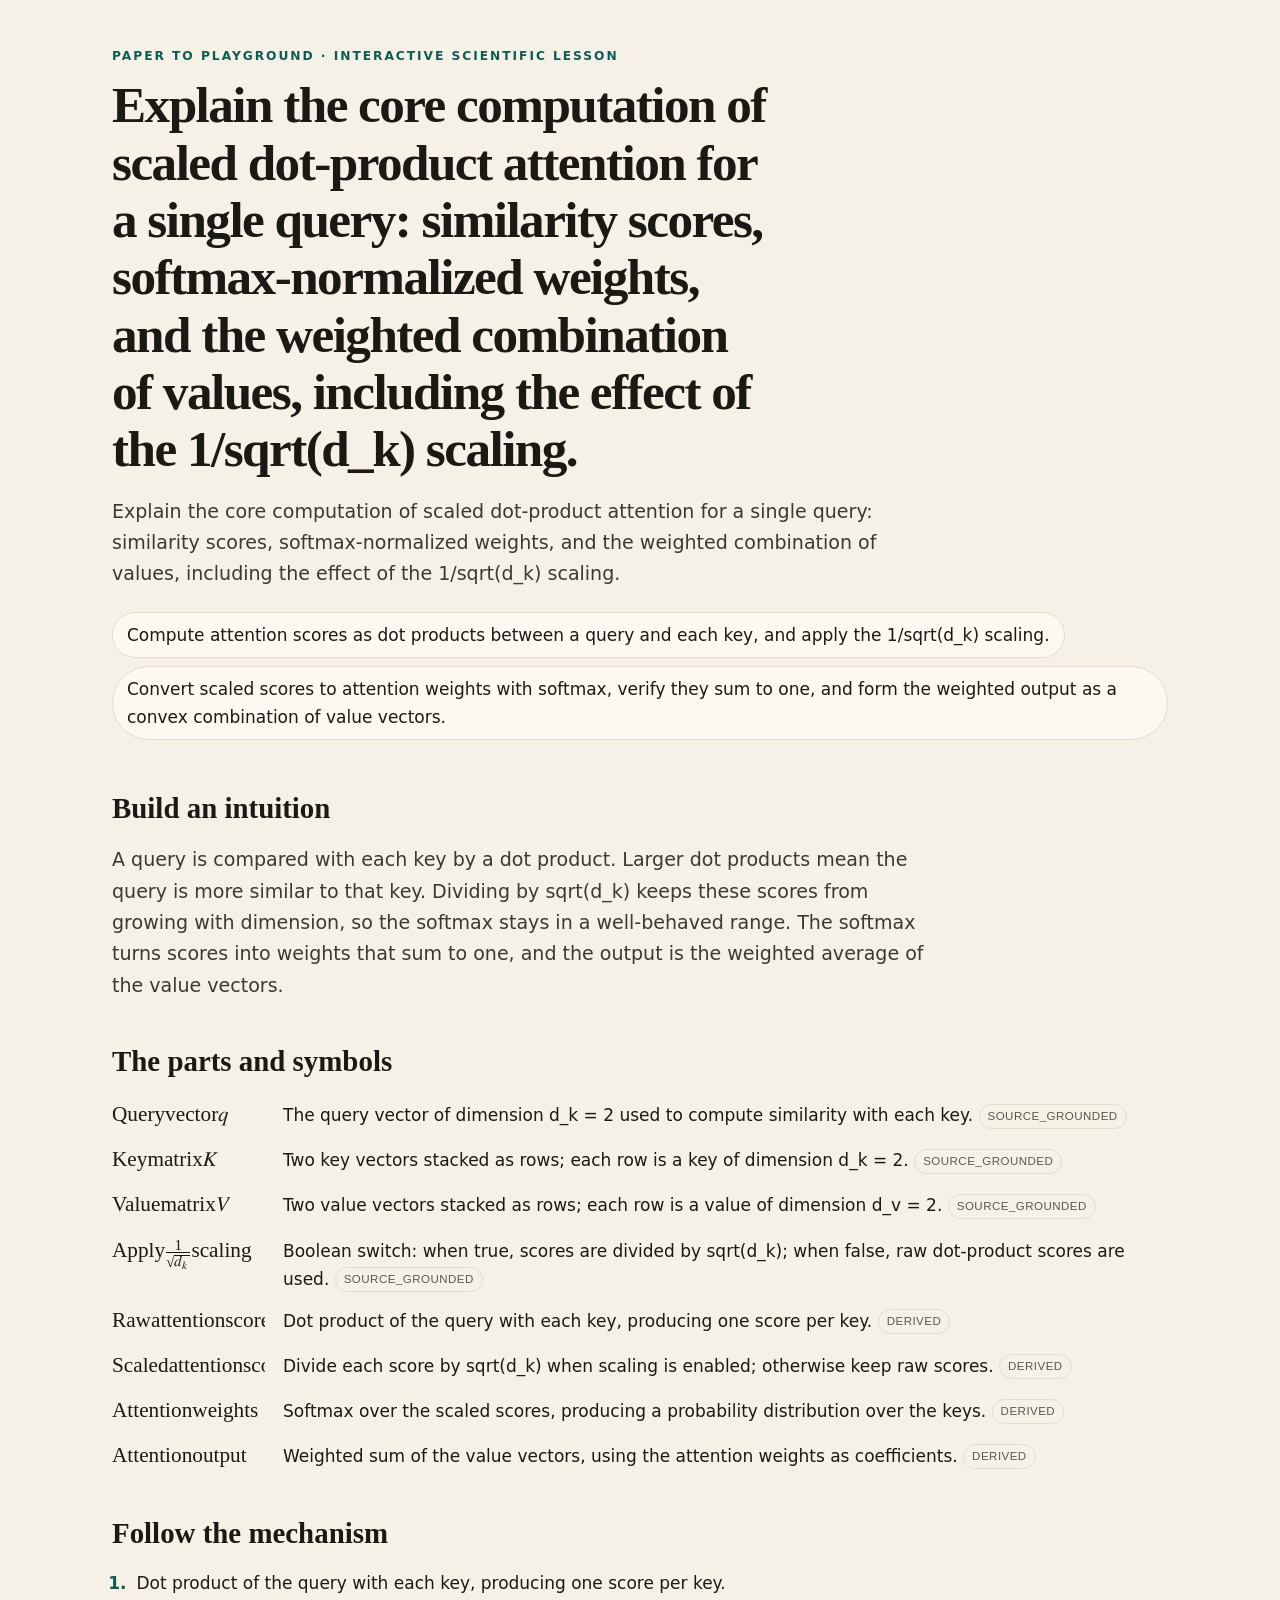
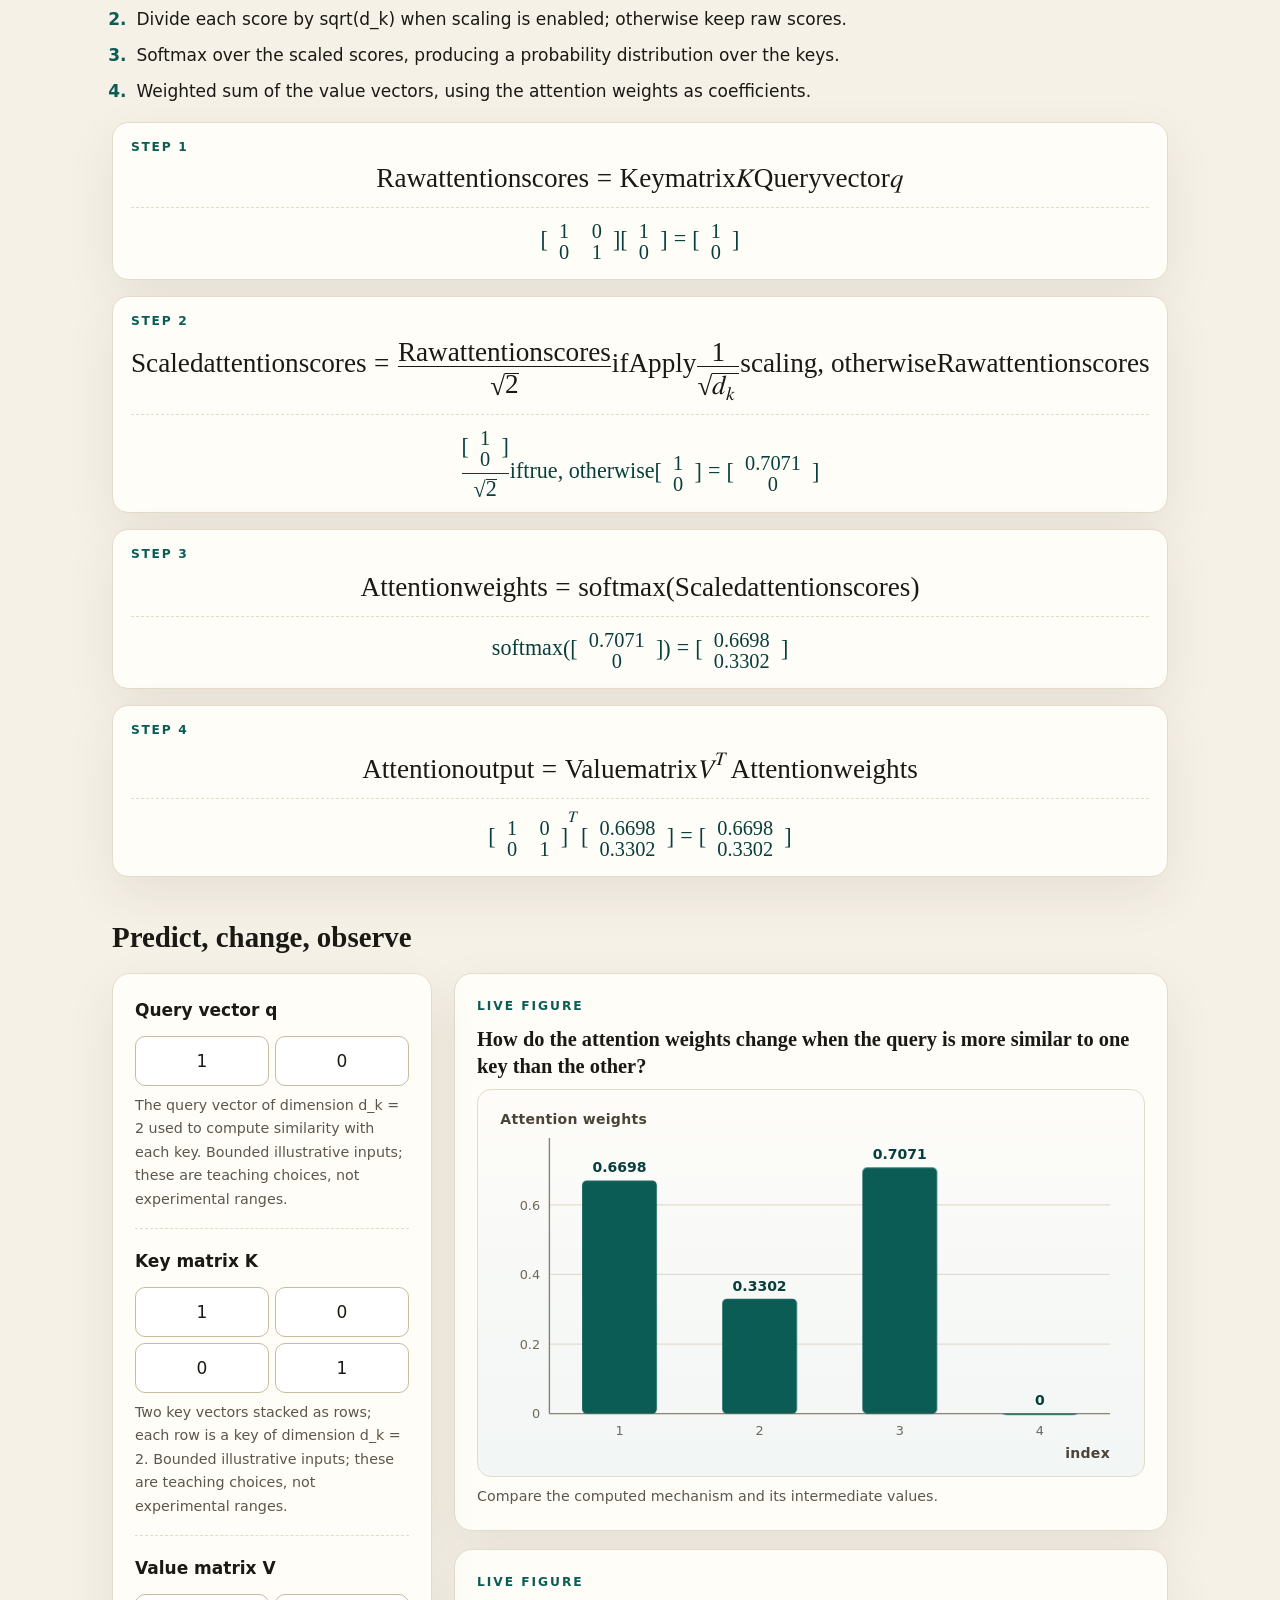
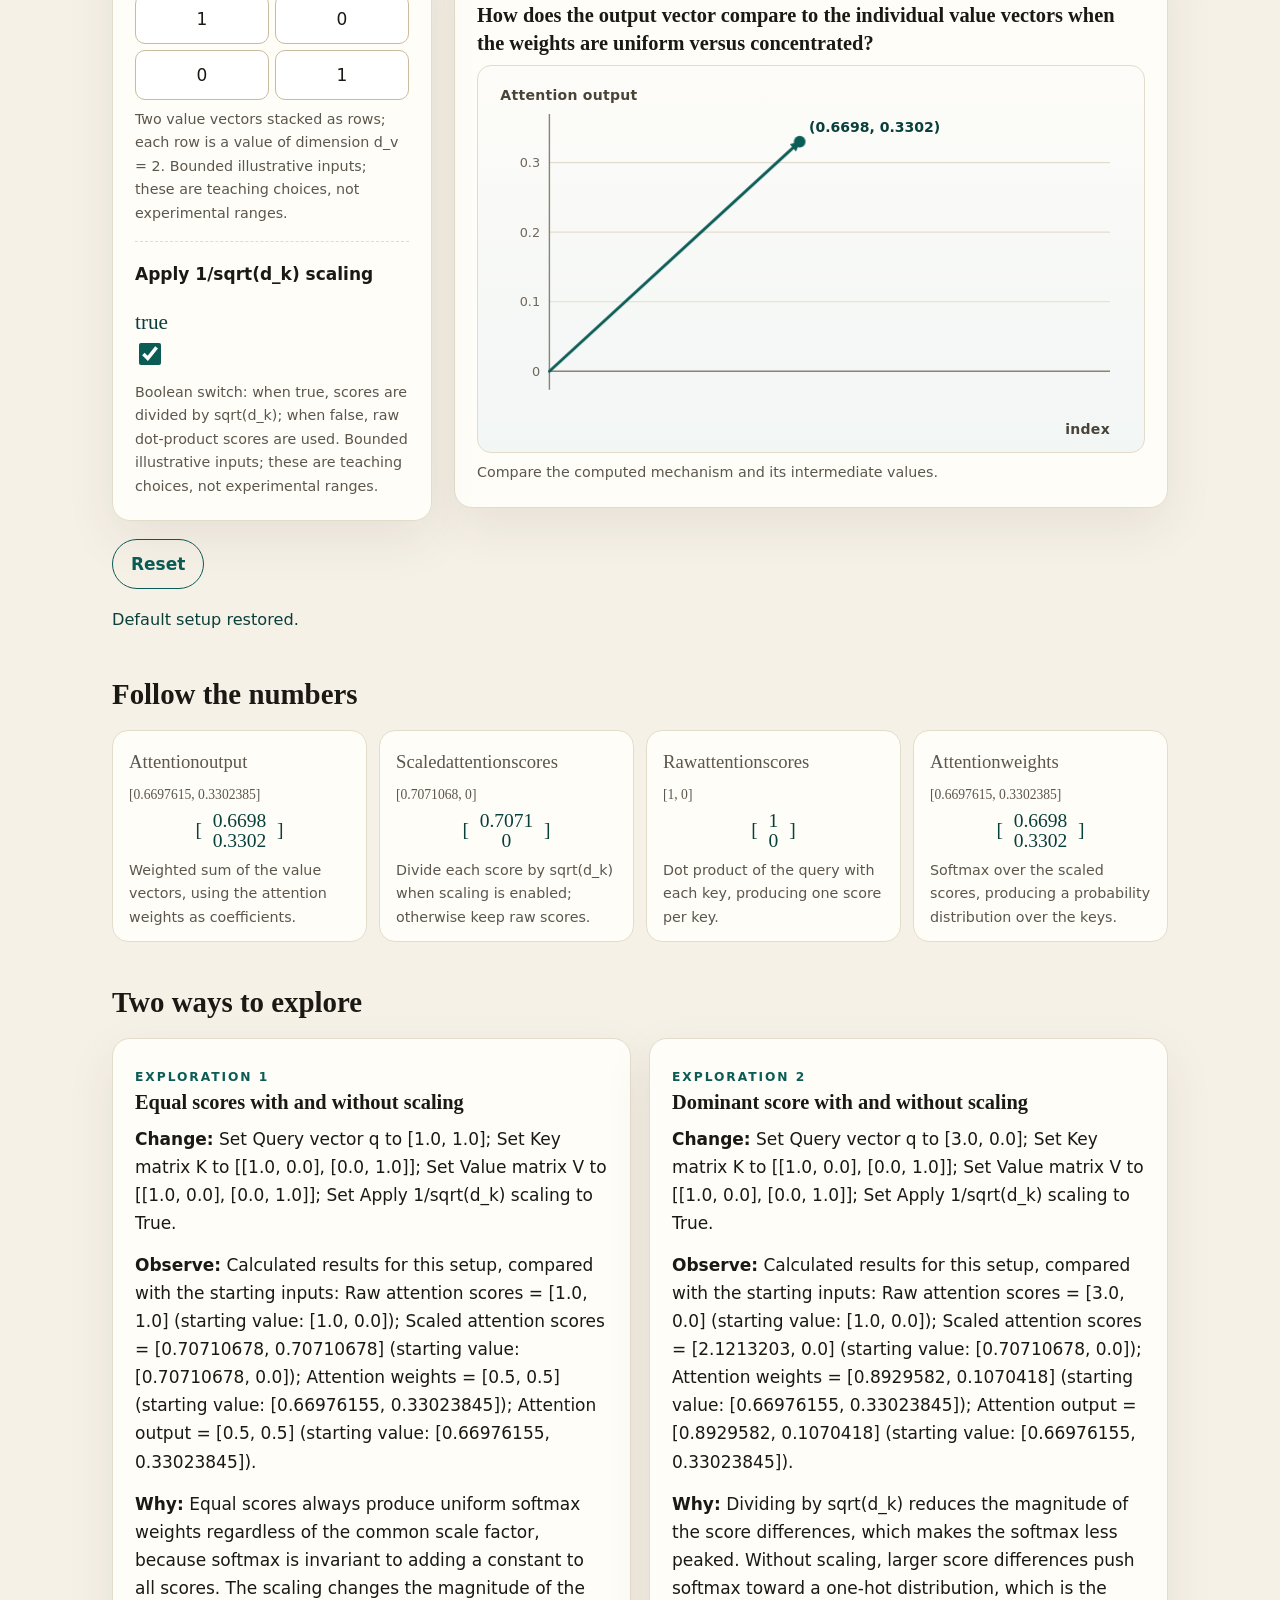
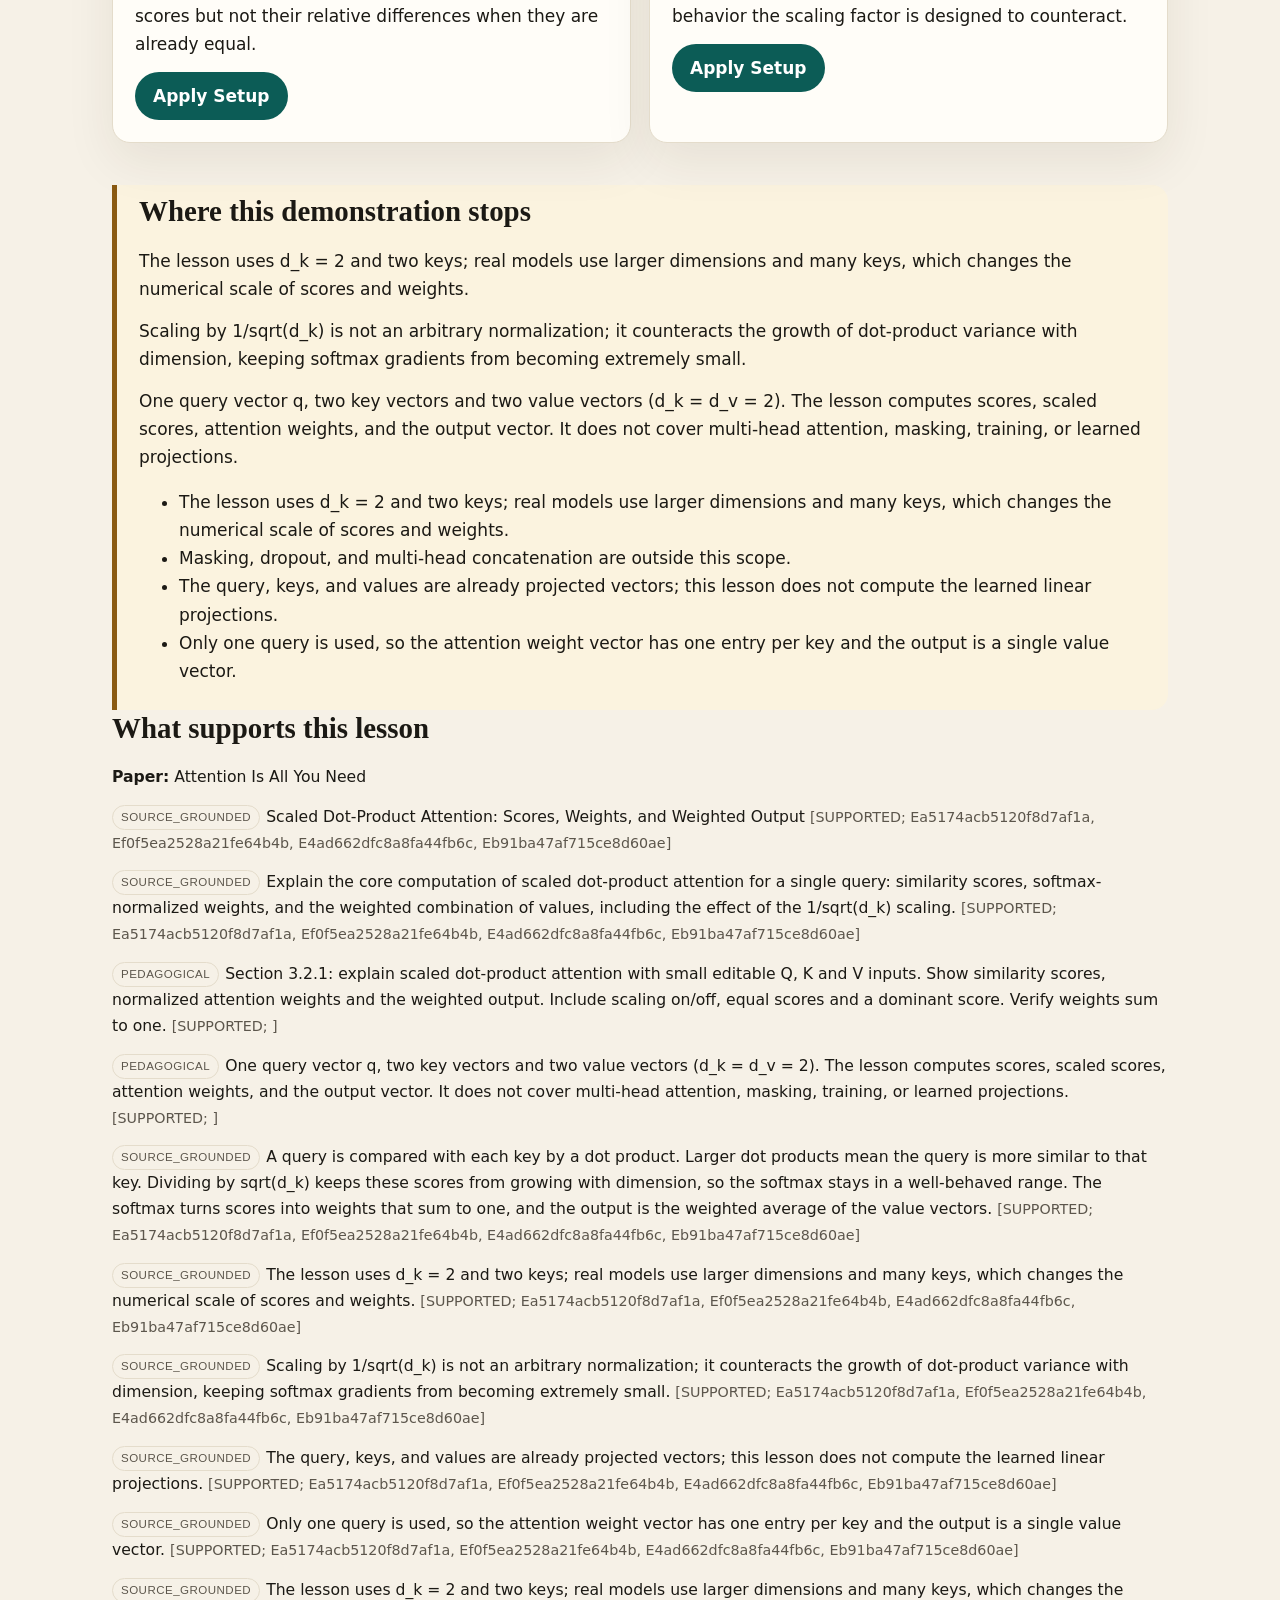
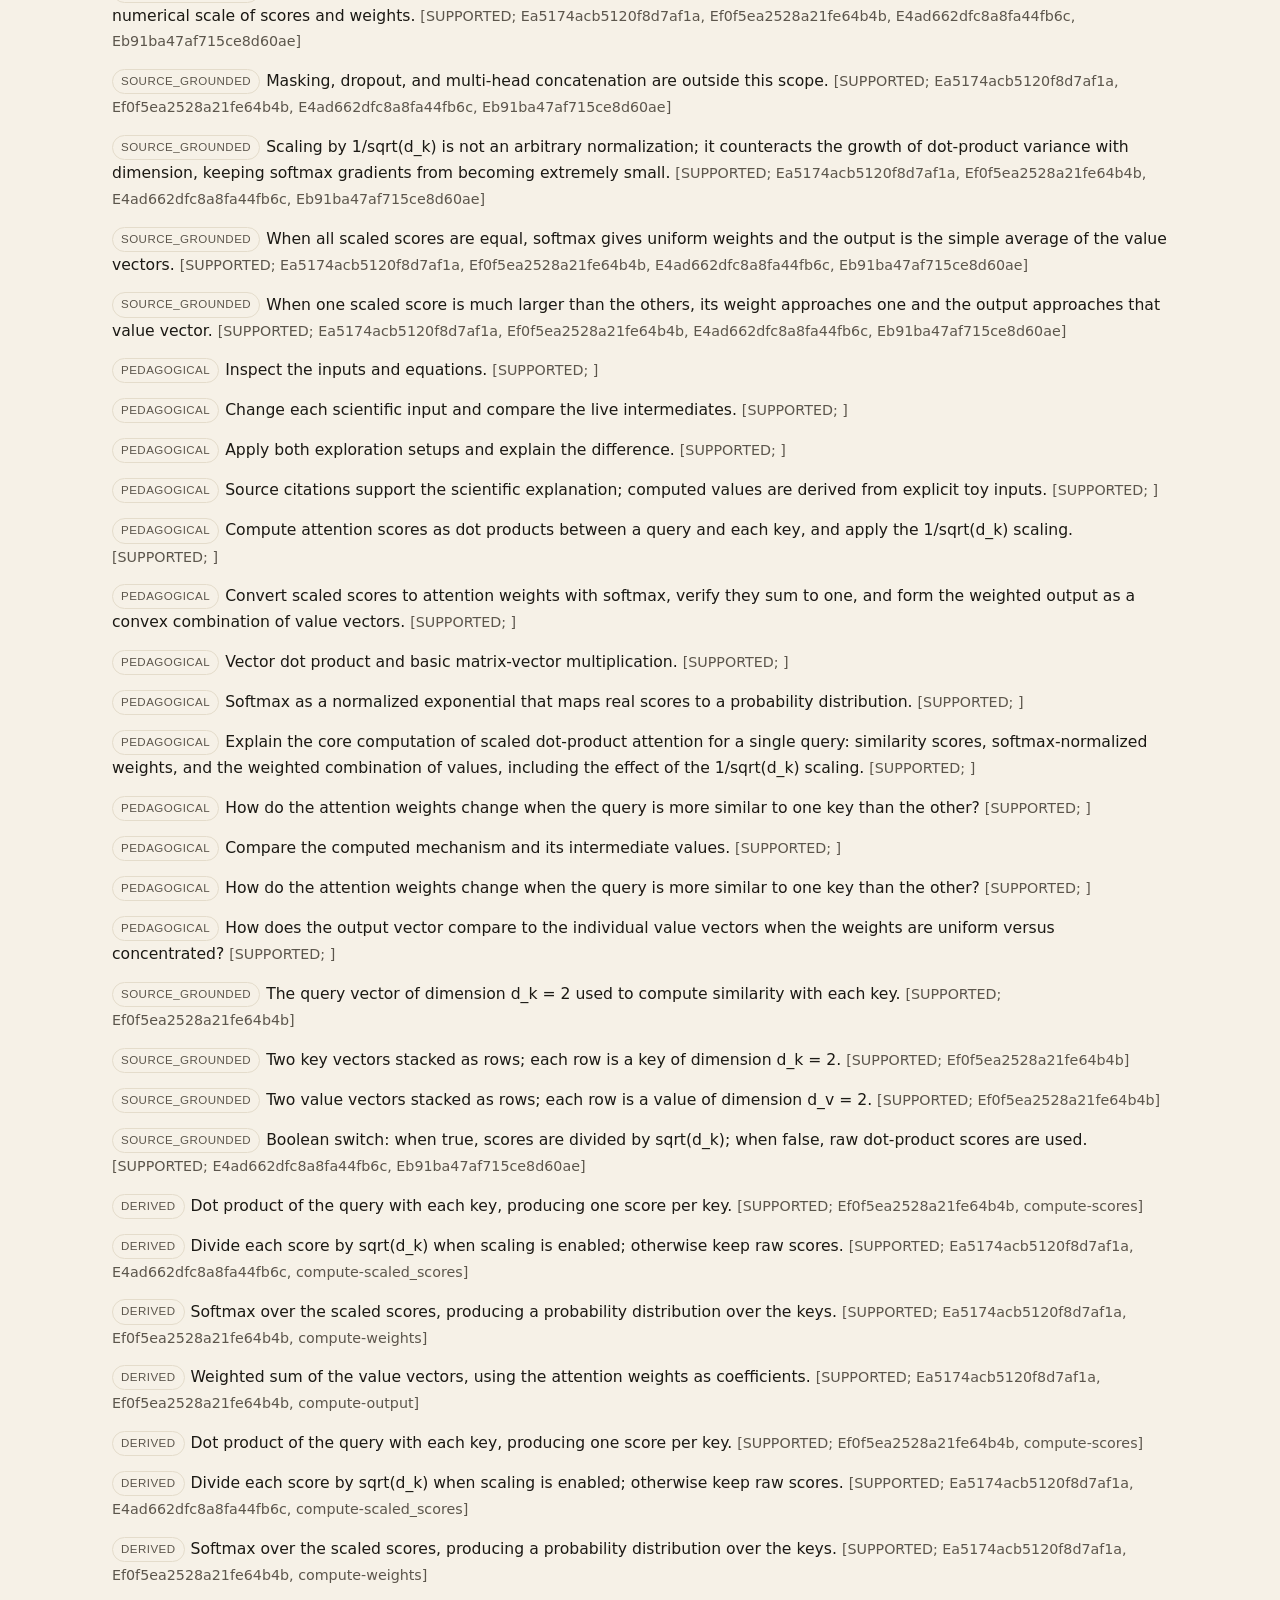
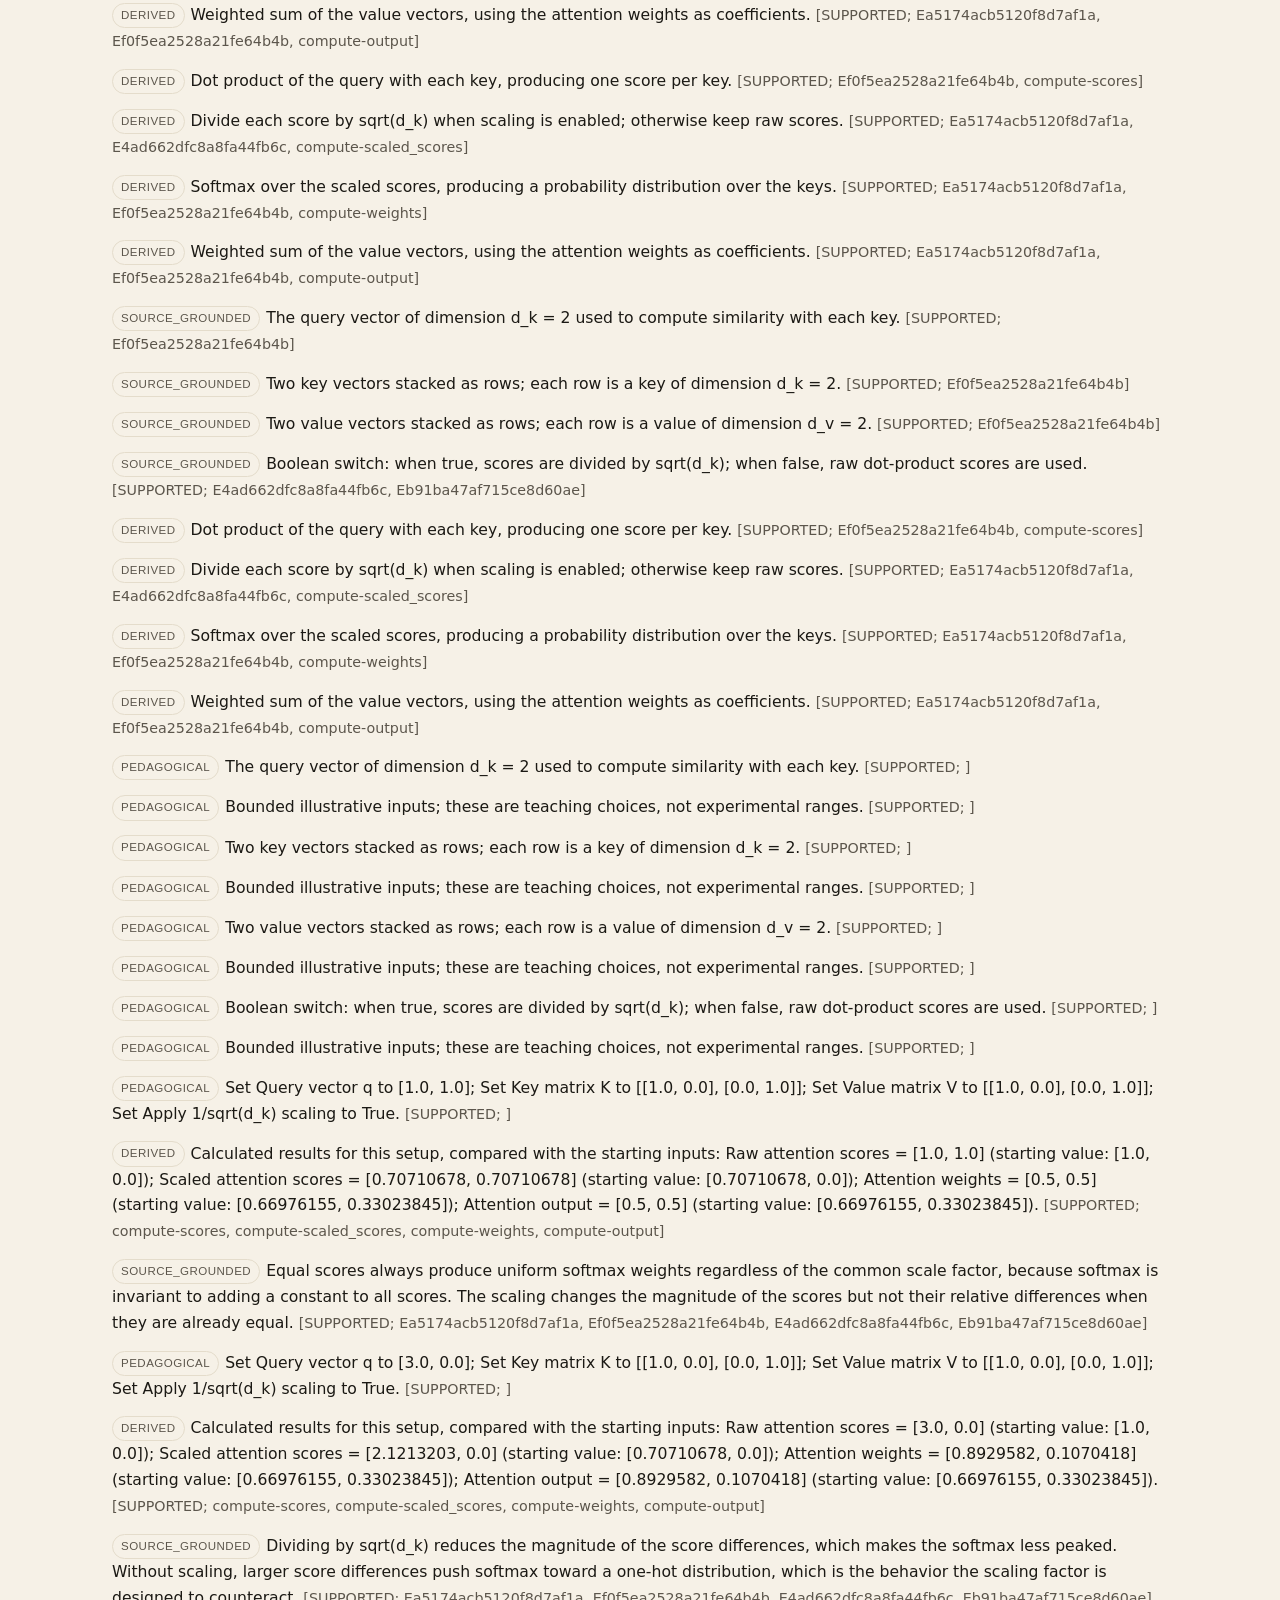
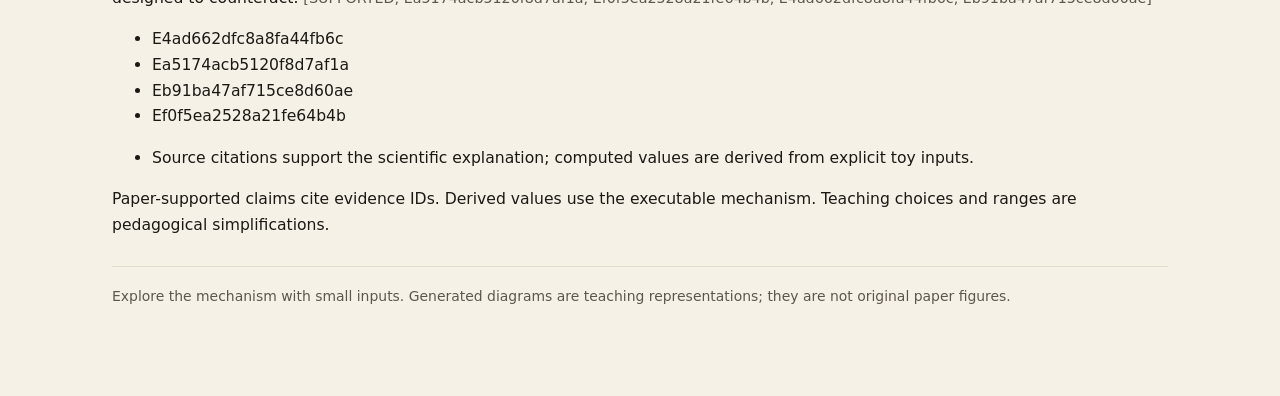
<file: examples/generated/attention/index.html>
<!doctype html>
<html lang="en"><head><meta charset="utf-8"><meta name="viewport" content="width=device-width,initial-scale=1">
<title>Scaled Dot-Product Attention: Scores, Weights, and Weighted Output · Paper to Playground</title><style>:root{
  color-scheme:light;
  --ink:#1b1914;
  --muted:#5c564c;
  --accent:#0c5c56;
  --accent-deep:#083f3b;
  --line:#e4dccb;
  --paper:#f6f1e7;
  --panel:#fffdf8;
  --soft:#e7f3f1;
  --gold:#8a5a12;
  --shadow:0 18px 50px rgba(48,36,16,.08);
  font-family:"Segoe UI",system-ui,sans-serif;
  font-size:17px;
  line-height:1.65;
  color:var(--ink);
  background:
    radial-gradient(1200px 500px at 10% -10%, rgba(12,92,86,.08), transparent 55%),
    var(--paper);
}
*{box-sizing:border-box}
body{margin:0;overflow-wrap:anywhere}
main{max-width:1120px;margin:auto;padding:28px 32px 88px}
header{padding:18px 0 8px}
.eyebrow{font-size:.72rem;letter-spacing:.16em;text-transform:uppercase;color:var(--accent);font-weight:750;margin:0 0 10px}
h1{font-family:Palatino,"Palatino Linotype",Georgia,serif;font-size:clamp(2rem,4vw,3.2rem);line-height:1.12;letter-spacing:-.03em;font-weight:600;max-width:26ch;margin:8px 0 18px}
h2{font-family:Palatino,"Palatino Linotype",Georgia,serif;font-size:1.7rem;font-weight:600;line-height:1.25;margin:0 0 18px}
h3{font-family:Palatino,"Palatino Linotype",Georgia,serif;font-size:1.2rem;font-weight:600;line-height:1.35;margin:0 0 8px}
p{margin:8px 0 14px}
a{color:var(--accent)}
.lede{font-size:1.12rem;max-width:68ch;color:#3d3830}
.objectives{display:grid;gap:8px;padding:0;margin:22px 0 0;list-style:none}
.objectives li{background:rgba(255,253,248,.72);border:1px solid var(--line);border-radius:999px;padding:8px 14px;width:fit-content;max-width:100%}
.block{margin:42px 0}
.panel{padding:22px;background:var(--panel);border:1px solid var(--line);border-radius:18px;min-width:0;box-shadow:var(--shadow)}
.playground-grid{display:grid;grid-template-columns:minmax(260px,320px) minmax(0,1fr);gap:22px;align-items:start}
.playground-grid>*{min-width:0}
.controls{display:flex;flex-direction:column;gap:18px;position:sticky;top:16px}
.control{padding-bottom:16px;border-bottom:1px dashed var(--line)}
.control:last-of-type{border-bottom:0;padding-bottom:0}
.control-head{display:flex;justify-content:space-between;align-items:baseline;gap:12px;flex-wrap:wrap}
.control label{font-weight:680;display:block;margin-bottom:4px}
.control input,.control select,.control textarea{width:100%;font:inherit;accent-color:var(--accent)}
.control input:not([type=range]):not([type=checkbox]),.control select,.control textarea{padding:10px 12px;border:1px solid #cabb9f;border-radius:10px;background:#fff;color:var(--ink)}
/* The raw JSON textarea remains the validated source of truth, but learners use the grid. */
.control textarea.array-source{position:absolute;width:1px;height:1px;padding:0;margin:-1px;overflow:hidden;clip:rect(0 0 0 0);white-space:nowrap;border:0}
.control:focus-within .array-grid{outline:2px solid var(--accent);outline-offset:3px}
.array-grid{display:grid;gap:6px;margin:8px 0}
.cell-input{width:100%;font:inherit;font-family:Cambria,"Cambria Math",Georgia,serif;font-size:1.02rem;text-align:center;padding:8px 4px;border:1px solid #cabb9f;border-radius:8px;background:#fff;color:var(--ink);-moz-appearance:textfield}
.cell-input::-webkit-outer-spin-button,.cell-input::-webkit-inner-spin-button{-webkit-appearance:none;margin:0}
.cell-input:focus{border-color:var(--accent);box-shadow:0 0 0 3px rgba(12,92,86,.15);outline:0}
.control input[type=range]{height:30px;padding:0;cursor:pointer}
.range-ends{display:flex;justify-content:space-between;font-size:.78rem;color:var(--muted);margin-top:-4px}
.control input[type=checkbox]{width:22px;height:22px}
.current-value{font-family:Cambria,"Cambria Math",Georgia,serif;font-size:1.25rem;font-variant-numeric:tabular-nums;color:var(--accent-deep);display:block;margin:0}
.current-value.math-value math{font-size:1rem}
.control[data-kind=vector] .current-value,.control[data-kind=matrix] .current-value{display:none}
.hint,.caption{font-size:.84rem;color:var(--muted);margin:8px 0 0}
button{font:inherit;font-weight:680;border:0;border-radius:999px;background:var(--accent);color:#fff;padding:10px 18px;cursor:pointer;min-height:44px}
button.secondary{background:transparent;color:var(--accent);border:1px solid var(--accent)}
button:hover{background:var(--accent-deep);color:#fff}
:focus-visible{outline:3px solid #b86112;outline-offset:3px}
.toolbar{display:flex;gap:12px;flex-wrap:wrap;align-items:center;margin:18px 0}
.stage{display:grid;gap:18px}
.visual{width:100%;overflow:hidden;min-height:220px;background:linear-gradient(180deg,#fdfcf9,#f2f6f5);border:1px solid var(--line);border-radius:14px;padding:6px}
.visual svg{width:100%;height:auto;display:block}
.visual text{font-family:"Segoe UI",system-ui,sans-serif;font-size:12px;fill:var(--ink)}
.visual .tick{fill:#6f685c;font-size:11px}
.visual .axis-label{fill:#4a4438;font-size:12px;font-weight:650;letter-spacing:.02em}
.visual .value{fill:var(--accent-deep);font-weight:700;font-size:12px}
.visual .note{fill:var(--gold);font-size:11px;font-style:italic}
.grid{stroke:#e4ddcd;stroke-width:1}
.mark{fill:var(--accent);transition:height .35s ease,y .35s ease,cx .35s ease,cy .35s ease}
.mark:hover{fill:var(--accent-deep)}
.cell{fill:var(--accent)}
.cell.negative{fill:#b65d2e}
.cell-label{fill:var(--ink);font-weight:700;font-size:13px}
.cell-label.light{fill:#fff}
.curve{stroke:var(--accent);stroke-width:2.5;fill:none;stroke-linejoin:round;stroke-linecap:round}
.area{fill:rgba(12,92,86,.10)}
.arrowhead{fill:var(--accent)}
.axis{stroke:#8d8374;stroke-width:1.2}
.flow-cell{fill:var(--soft);stroke:var(--accent);stroke-width:1.5}
.active-cell{fill:#f3d48a;stroke:var(--gold);stroke-width:3}
.mark,.cell,.curve,.area{animation:rise .5s ease both}
@keyframes rise{from{opacity:0;transform:translateY(6px)}to{opacity:1;transform:none}}
.outputs{display:grid;grid-template-columns:repeat(auto-fit,minmax(180px,1fr));gap:12px}
.output{background:var(--panel);border:1px solid var(--line);padding:16px 16px 12px;border-radius:16px;overflow-wrap:anywhere;min-width:0}
.output .symbol{display:block;max-width:100%;overflow-x:auto;font-family:Cambria,"Cambria Math",Georgia,serif;font-size:1.1rem;color:var(--muted)}
.output output{display:block;margin-top:6px;font-family:Cambria,"Cambria Math",Georgia,serif;font-size:1.45rem;font-variant-numeric:tabular-nums;color:var(--accent-deep);overflow-x:auto}
.output output.has-math{font-size:.8rem;color:var(--muted);overflow-wrap:anywhere}
.output .math-view{font-family:Cambria,"Cambria Math",Georgia,serif;color:var(--accent-deep);overflow-x:auto;margin-top:4px}
.output .math-view math{font-size:1.15rem}
.output .math-view:empty{display:none}
.output output.tick{animation:tick .35s ease}
@keyframes tick{from{transform:translateY(3px);opacity:.4}to{transform:none;opacity:1}}
.equation-panel{min-width:0;max-width:100%;background:var(--panel);border:1px solid var(--line);border-radius:16px;margin-top:16px;padding:14px 18px 10px;box-shadow:var(--shadow)}
.equation-label{font-size:.72rem;letter-spacing:.14em;text-transform:uppercase;color:var(--accent);font-weight:750;margin:0 0 6px}
.equation{font-family:Cambria,"Cambria Math",Georgia,serif;overflow-x:auto;overflow-y:hidden;display:block;width:0;min-width:100%;max-width:100%;padding:6px 0;margin:0;text-align:center}
.equation math{font-size:1.6rem}
.equation.substituted{border-top:1px dashed var(--line);margin-top:8px;padding-top:12px}
.equation.substituted math{color:var(--accent-deep)}
/* Plain-text substitution is retained for assistive tech and validators. */
.substitution{position:absolute;width:1px;height:1px;overflow:hidden;clip:rect(0 0 0 0);white-space:nowrap;margin:-1px;padding:0;border:0}
math{font-family:"Cambria Math","Latin Modern Math","STIX Two Math","Libertinus Math","Noto Sans Math","Segoe UI Symbol",serif}
math mtable{font-size:1em}
math mtd{padding:.18em .55em}
.equation.substituted math{font-size:1.3rem}
.equation.substituted mtable{font-size:.92em}
dl.symbols{display:grid;grid-template-columns:minmax(0,9rem) minmax(0,1fr);gap:10px 18px;align-items:baseline}
dl.symbols dt,dl.symbols dd{min-width:0;overflow-wrap:anywhere}
dl.symbols dt{overflow-x:auto;max-width:100%}
dt{font-family:Cambria,"Cambria Math",Georgia,serif;font-size:1.25rem}
dd{margin:0}
dt math{font-size:1.25rem}
.steps{padding-left:1.2rem}
.steps li{margin:8px 0;padding-left:4px}
.steps li::marker{color:var(--accent);font-weight:700}
.explorations{display:grid;grid-template-columns:1fr 1fr;gap:18px}
.exploration[data-active=true]{border-color:var(--accent);box-shadow:0 0 0 3px rgba(12,92,86,.15)}
.callout{border:0;border-left:5px solid var(--gold);background:#fbf3df;border-radius:0 16px 16px 0;padding:8px 8px 8px 22px}
.grounding{font-size:.92rem}
.badge{display:inline-block;font-family:"Segoe UI",sans-serif;font-size:.68rem;letter-spacing:.04em;border:1px solid var(--line);border-radius:999px;padding:2px 8px;margin-right:6px;color:var(--muted);vertical-align:middle}
.status{min-height:1.6em;color:var(--accent-deep);font-size:.95rem}
[aria-invalid=true]{outline:2px solid #a43119}
footer{border-top:1px solid var(--line);margin-top:28px;padding-top:18px;font-size:.82rem;color:var(--muted)}
@media(max-width:720px){
  main{padding:20px 16px 56px}
  .playground-grid,.explorations{grid-template-columns:1fr}
  .controls{position:static}
  .panel{padding:16px}
  .equation math{font-size:1.25rem}
  h1{max-width:none}
}
@media(max-width:380px){
  .outputs{grid-template-columns:1fr}
  dl.symbols{grid-template-columns:1fr;gap:2px 0}
  dl.symbols dd{margin-bottom:12px}
}
@media(prefers-reduced-motion:reduce){*{scroll-behavior:auto;animation:none}}
</style></head>
<body><main><header data-role="central-question"><div class="eyebrow">Paper to Playground · Interactive scientific lesson</div>
<h1>Explain the core computation of scaled dot-product attention for a single query: similarity scores, softmax-normalized weights, and the weighted combination of values, including the effect of the 1/sqrt(d_k) scaling.</h1><p class="lede">Explain the core computation of scaled dot-product attention for a single query: similarity scores, softmax-normalized weights, and the weighted combination of values, including the effect of the 1/sqrt(d_k) scaling.</p><ul class="objectives"><li data-objective-id="0">Compute attention scores as dot products between a query and each key, and apply the 1/sqrt(d_k) scaling.</li><li data-objective-id="1">Convert scaled scores to attention weights with softmax, verify they sum to one, and form the weighted output as a convex combination of value vectors.</li></ul></header>
<section class="block" data-role="intuition"><h2>Build an intuition</h2><p class="lede">A query is compared with each key by a dot product. Larger dot products mean the query is more similar to that key. Dividing by sqrt(d_k) keeps these scores from growing with dimension, so the softmax stays in a well-behaved range. The softmax turns scores into weights that sum to one, and the output is the weighted average of the value vectors.</p></section>
<section class="block" data-role="symbols"><h2>The parts and symbols</h2><dl class="symbols"><dt data-variable-id="var-q" data-symbol="Query vector q">Query vector q</dt><dd>The query vector of dimension d_k = 2 used to compute similarity with each key. <span class="badge">SOURCE_GROUNDED</span></dd><dt data-variable-id="var-K" data-symbol="Key matrix K">Key matrix K</dt><dd>Two key vectors stacked as rows; each row is a key of dimension d_k = 2. <span class="badge">SOURCE_GROUNDED</span></dd><dt data-variable-id="var-V" data-symbol="Value matrix V">Value matrix V</dt><dd>Two value vectors stacked as rows; each row is a value of dimension d_v = 2. <span class="badge">SOURCE_GROUNDED</span></dd><dt data-variable-id="var-scale_on" data-symbol="Apply 1/sqrt(d_k) scaling">Apply 1/sqrt(d_k) scaling</dt><dd>Boolean switch: when true, scores are divided by sqrt(d_k); when false, raw dot-product scores are used. <span class="badge">SOURCE_GROUNDED</span></dd><dt data-variable-id="var-scores" data-symbol="Raw attention scores">Raw attention scores</dt><dd>Dot product of the query with each key, producing one score per key. <span class="badge">DERIVED</span></dd><dt data-variable-id="var-scaled_scores" data-symbol="Scaled attention scores">Scaled attention scores</dt><dd>Divide each score by sqrt(d_k) when scaling is enabled; otherwise keep raw scores. <span class="badge">DERIVED</span></dd><dt data-variable-id="var-weights" data-symbol="Attention weights">Attention weights</dt><dd>Softmax over the scaled scores, producing a probability distribution over the keys. <span class="badge">DERIVED</span></dd><dt data-variable-id="var-output" data-symbol="Attention output">Attention output</dt><dd>Weighted sum of the value vectors, using the attention weights as coefficients. <span class="badge">DERIVED</span></dd></dl></section>
<section class="block" data-role="mechanism"><h2>Follow the mechanism</h2><ol class="steps"><li data-mechanism-id="step-scores">Dot product of the query with each key, producing one score per key.</li><li data-mechanism-id="step-scaled_scores">Divide each score by sqrt(d_k) when scaling is enabled; otherwise keep raw scores.</li><li data-mechanism-id="step-weights">Softmax over the scaled scores, producing a probability distribution over the keys.</li><li data-mechanism-id="step-output">Weighted sum of the value vectors, using the attention weights as coefficients.</li></ol><div class="equation-panel" id="equation-compute-scores" data-computation-id="compute-scores" data-depends-on="var-K var-q"><p class="equation-label">Step 1</p><p class="equation" data-role="equation"></p><p class="equation substituted" data-role="substituted"></p><p class="substitution" data-role="substitution"></p></div><div class="equation-panel" id="equation-compute-scaled_scores" data-computation-id="compute-scaled_scores" data-depends-on="var-scale_on var-scores"><p class="equation-label">Step 2</p><p class="equation" data-role="equation"></p><p class="equation substituted" data-role="substituted"></p><p class="substitution" data-role="substitution"></p></div><div class="equation-panel" id="equation-compute-weights" data-computation-id="compute-weights" data-depends-on="var-scaled_scores"><p class="equation-label">Step 3</p><p class="equation" data-role="equation"></p><p class="equation substituted" data-role="substituted"></p><p class="substitution" data-role="substitution"></p></div><div class="equation-panel" id="equation-compute-output" data-computation-id="compute-output" data-depends-on="var-V var-weights"><p class="equation-label">Step 4</p><p class="equation" data-role="equation"></p><p class="equation substituted" data-role="substituted"></p><p class="substitution" data-role="substitution"></p></div></section>
<section class="block" data-role="playground"><h2>Predict, change, observe</h2><div class="playground-grid"><div class="panel controls"><div class="control" data-kind="vector"><div class="control-head"><label for="input-0">Query vector q</label><output id="value-0" class="current-value">[1.0, 0.0]</output></div><div class="array-grid" data-grid-for="input-0" aria-hidden="true"></div><textarea id="input-0" data-control-id="control-q" data-variable-id="var-q" data-depends-on="var-q" aria-describedby="value-0 hint-0" tabindex="-1" rows="2" spellcheck="false" class="array-source">[1.0,0.0]</textarea><p id="hint-0" class="hint">The query vector of dimension d_k = 2 used to compute similarity with each key. Bounded illustrative inputs; these are teaching choices, not experimental ranges.</p></div><div class="control" data-kind="matrix"><div class="control-head"><label for="input-1">Key matrix K</label><output id="value-1" class="current-value">[[1.0, 0.0], [0.0, 1.0]]</output></div><div class="array-grid" data-grid-for="input-1" aria-hidden="true"></div><textarea id="input-1" data-control-id="control-K" data-variable-id="var-K" data-depends-on="var-K" aria-describedby="value-1 hint-1" tabindex="-1" rows="2" spellcheck="false" class="array-source">[[1.0,0.0],[0.0,1.0]]</textarea><p id="hint-1" class="hint">Two key vectors stacked as rows; each row is a key of dimension d_k = 2. Bounded illustrative inputs; these are teaching choices, not experimental ranges.</p></div><div class="control" data-kind="matrix"><div class="control-head"><label for="input-2">Value matrix V</label><output id="value-2" class="current-value">[[1.0, 0.0], [0.0, 1.0]]</output></div><div class="array-grid" data-grid-for="input-2" aria-hidden="true"></div><textarea id="input-2" data-control-id="control-V" data-variable-id="var-V" data-depends-on="var-V" aria-describedby="value-2 hint-2" tabindex="-1" rows="2" spellcheck="false" class="array-source">[[1.0,0.0],[0.0,1.0]]</textarea><p id="hint-2" class="hint">Two value vectors stacked as rows; each row is a value of dimension d_v = 2. Bounded illustrative inputs; these are teaching choices, not experimental ranges.</p></div><div class="control" data-kind="toggle"><div class="control-head"><label for="input-3">Apply 1/sqrt(d_k) scaling</label><output id="value-3" class="current-value">True</output></div><input id="input-3" data-control-id="control-scale_on" data-variable-id="var-scale_on" data-depends-on="var-scale_on" aria-describedby="value-3 hint-3" type="checkbox" checked><p id="hint-3" class="hint">Boolean switch: when true, scores are divided by sqrt(d_k); when false, raw dot-product scores are used. Bounded illustrative inputs; these are teaching choices, not experimental ranges.</p></div></div><div class="stage"><article class="panel figure"><p class="eyebrow">Live figure</p><h3>How do the attention weights change when the query is more similar to one key than the other?</h3><div class="visual" data-visual-id="visual-1" data-depends-on="var-weights var-scaled_scores"></div><p class="caption">Compare the computed mechanism and its intermediate values.</p></article><article class="panel figure"><p class="eyebrow">Live figure</p><h3>How does the output vector compare to the individual value vectors when the weights are uniform versus concentrated?</h3><div class="visual" data-visual-id="visual-2" data-depends-on="var-output var-V var-weights"></div><p class="caption">Compare the computed mechanism and its intermediate values.</p></article></div></div>
<div class="toolbar"><button class="secondary" data-role="reset">Reset</button></div><p class="status" role="status" aria-live="polite" data-role="status"></p></section>
<section class="block" data-role="intermediates"><h2>Follow the numbers</h2><div class="outputs"><div class="output"><span class="symbol" data-symbol="Attention output">Attention output</span><output data-output-id="var-output" data-variable-id="var-output" data-depends-on="var-output" aria-live="polite"></output><div class="math-view" data-math-for="var-output" aria-hidden="true"></div><p class="hint">Weighted sum of the value vectors, using the attention weights as coefficients.</p></div><div class="output"><span class="symbol" data-symbol="Scaled attention scores">Scaled attention scores</span><output data-output-id="var-scaled_scores" data-variable-id="var-scaled_scores" data-depends-on="var-scaled_scores" aria-live="polite"></output><div class="math-view" data-math-for="var-scaled_scores" aria-hidden="true"></div><p class="hint">Divide each score by sqrt(d_k) when scaling is enabled; otherwise keep raw scores.</p></div><div class="output"><span class="symbol" data-symbol="Raw attention scores">Raw attention scores</span><output data-output-id="var-scores" data-variable-id="var-scores" data-depends-on="var-scores" aria-live="polite"></output><div class="math-view" data-math-for="var-scores" aria-hidden="true"></div><p class="hint">Dot product of the query with each key, producing one score per key.</p></div><div class="output"><span class="symbol" data-symbol="Attention weights">Attention weights</span><output data-output-id="var-weights" data-variable-id="var-weights" data-depends-on="var-weights" aria-live="polite"></output><div class="math-view" data-math-for="var-weights" aria-hidden="true"></div><p class="hint">Softmax over the scaled scores, producing a probability distribution over the keys.</p></div></div></section>
<section class="block" data-role="explorations"><h2>Two ways to explore</h2><div class="explorations"><article class="panel exploration" data-exploration-id="explore-1"><span class="eyebrow">Exploration 1</span><h3>Equal scores with and without scaling</h3><p><strong>Change:</strong> Set Query vector q to [1.0, 1.0]; Set Key matrix K to [[1.0, 0.0], [0.0, 1.0]]; Set Value matrix V to [[1.0, 0.0], [0.0, 1.0]]; Set Apply 1/sqrt(d_k) scaling to True.</p><p><strong>Observe:</strong> Calculated results for this setup, compared with the starting inputs: Raw attention scores = [1.0, 1.0] (starting value: [1.0, 0.0]); Scaled attention scores = [0.70710678, 0.70710678] (starting value: [0.70710678, 0.0]); Attention weights = [0.5, 0.5] (starting value: [0.66976155, 0.33023845]); Attention output = [0.5, 0.5] (starting value: [0.66976155, 0.33023845]).</p><p><strong>Why:</strong> Equal scores always produce uniform softmax weights regardless of the common scale factor, because softmax is invariant to adding a constant to all scores. The scaling changes the magnitude of the scores but not their relative differences when they are already equal.</p><button data-role="apply-setup" data-setup-id="explore-1">Apply Setup</button></article><article class="panel exploration" data-exploration-id="explore-2"><span class="eyebrow">Exploration 2</span><h3>Dominant score with and without scaling</h3><p><strong>Change:</strong> Set Query vector q to [3.0, 0.0]; Set Key matrix K to [[1.0, 0.0], [0.0, 1.0]]; Set Value matrix V to [[1.0, 0.0], [0.0, 1.0]]; Set Apply 1/sqrt(d_k) scaling to True.</p><p><strong>Observe:</strong> Calculated results for this setup, compared with the starting inputs: Raw attention scores = [3.0, 0.0] (starting value: [1.0, 0.0]); Scaled attention scores = [2.1213203, 0.0] (starting value: [0.70710678, 0.0]); Attention weights = [0.8929582, 0.1070418] (starting value: [0.66976155, 0.33023845]); Attention output = [0.8929582, 0.1070418] (starting value: [0.66976155, 0.33023845]).</p><p><strong>Why:</strong> Dividing by sqrt(d_k) reduces the magnitude of the score differences, which makes the softmax less peaked. Without scaling, larger score differences push softmax toward a one-hot distribution, which is the behavior the scaling factor is designed to counteract.</p><button data-role="apply-setup" data-setup-id="explore-2">Apply Setup</button></article></div></section>
<section data-role="limitation" class="callout"><h2>Where this demonstration stops</h2><p>The lesson uses d_k = 2 and two keys; real models use larger dimensions and many keys, which changes the numerical scale of scores and weights.</p>
<p>Scaling by 1/sqrt(d_k) is not an arbitrary normalization; it counteracts the growth of dot-product variance with dimension, keeping softmax gradients from becoming extremely small.</p><p>One query vector q, two key vectors and two value vectors (d_k = d_v = 2). The lesson computes scores, scaled scores, attention weights, and the output vector. It does not cover multi-head attention, masking, training, or learned projections.</p>
<ul><li>The lesson uses d_k = 2 and two keys; real models use larger dimensions and many keys, which changes the numerical scale of scores and weights.</li><li>Masking, dropout, and multi-head concatenation are outside this scope.</li><li>The query, keys, and values are already projected vectors; this lesson does not compute the learned linear projections.</li><li>Only one query is used, so the attention weight vector has one entry per key and the output is a single value vector.</li></ul></section>
<section data-role="source-grounding" class="grounding"><h2>What supports this lesson</h2><p><strong>Paper:</strong> Attention Is All You Need</p><p data-claim-id="science.concept"><span class="badge">SOURCE_GROUNDED</span>Scaled Dot-Product Attention: Scores, Weights, and Weighted Output <span class="hint">[SUPPORTED; Ea5174acb5120f8d7af1a, Ef0f5ea2528a21fe64b4b, E4ad662dfc8a8fa44fb6c, Eb91ba47af715ce8d60ae]</span></p><p data-claim-id="science.purpose"><span class="badge">SOURCE_GROUNDED</span>Explain the core computation of scaled dot-product attention for a single query: similarity scores, softmax-normalized weights, and the weighted combination of values, including the effect of the 1/sqrt(d_k) scaling. <span class="hint">[SUPPORTED; Ea5174acb5120f8d7af1a, Ef0f5ea2528a21fe64b4b, E4ad662dfc8a8fa44fb6c, Eb91ba47af715ce8d60ae]</span></p><p data-claim-id="science.focus_alignment"><span class="badge">PEDAGOGICAL</span>Section 3.2.1: explain scaled dot-product attention with small editable Q, K and V inputs. Show similarity scores, normalized attention weights and the weighted output. Include scaling on/off, equal scores and a dominant score. Verify weights sum to one. <span class="hint">[SUPPORTED; ]</span></p><p data-claim-id="science.demonstration_scope"><span class="badge">PEDAGOGICAL</span>One query vector q, two key vectors and two value vectors (d_k = d_v = 2). The lesson computes scores, scaled scores, attention weights, and the output vector. It does not cover multi-head attention, masking, training, or learned projections. <span class="hint">[SUPPORTED; ]</span></p><p data-claim-id="lesson.intuition"><span class="badge">SOURCE_GROUNDED</span>A query is compared with each key by a dot product. Larger dot products mean the query is more similar to that key. Dividing by sqrt(d_k) keeps these scores from growing with dimension, so the softmax stays in a well-behaved range. The softmax turns scores into weights that sum to one, and the output is the weighted average of the value vectors. <span class="hint">[SUPPORTED; Ea5174acb5120f8d7af1a, Ef0f5ea2528a21fe64b4b, E4ad662dfc8a8fa44fb6c, Eb91ba47af715ce8d60ae]</span></p><p data-claim-id="lesson.limitation_or_assumption"><span class="badge">SOURCE_GROUNDED</span>The lesson uses d_k = 2 and two keys; real models use larger dimensions and many keys, which changes the numerical scale of scores and weights. <span class="hint">[SUPPORTED; Ea5174acb5120f8d7af1a, Ef0f5ea2528a21fe64b4b, E4ad662dfc8a8fa44fb6c, Eb91ba47af715ce8d60ae]</span></p><p data-claim-id="lesson.misconception"><span class="badge">SOURCE_GROUNDED</span>Scaling by 1/sqrt(d_k) is not an arbitrary normalization; it counteracts the growth of dot-product variance with dimension, keeping softmax gradients from becoming extremely small. <span class="hint">[SUPPORTED; Ea5174acb5120f8d7af1a, Ef0f5ea2528a21fe64b4b, E4ad662dfc8a8fa44fb6c, Eb91ba47af715ce8d60ae]</span></p><p data-claim-id="science.assumptions.0"><span class="badge">SOURCE_GROUNDED</span>The query, keys, and values are already projected vectors; this lesson does not compute the learned linear projections. <span class="hint">[SUPPORTED; Ea5174acb5120f8d7af1a, Ef0f5ea2528a21fe64b4b, E4ad662dfc8a8fa44fb6c, Eb91ba47af715ce8d60ae]</span></p><p data-claim-id="science.assumptions.1"><span class="badge">SOURCE_GROUNDED</span>Only one query is used, so the attention weight vector has one entry per key and the output is a single value vector. <span class="hint">[SUPPORTED; Ea5174acb5120f8d7af1a, Ef0f5ea2528a21fe64b4b, E4ad662dfc8a8fa44fb6c, Eb91ba47af715ce8d60ae]</span></p><p data-claim-id="science.limitations.0"><span class="badge">SOURCE_GROUNDED</span>The lesson uses d_k = 2 and two keys; real models use larger dimensions and many keys, which changes the numerical scale of scores and weights. <span class="hint">[SUPPORTED; Ea5174acb5120f8d7af1a, Ef0f5ea2528a21fe64b4b, E4ad662dfc8a8fa44fb6c, Eb91ba47af715ce8d60ae]</span></p><p data-claim-id="science.limitations.1"><span class="badge">SOURCE_GROUNDED</span>Masking, dropout, and multi-head concatenation are outside this scope. <span class="hint">[SUPPORTED; Ea5174acb5120f8d7af1a, Ef0f5ea2528a21fe64b4b, E4ad662dfc8a8fa44fb6c, Eb91ba47af715ce8d60ae]</span></p><p data-claim-id="science.misconceptions.0"><span class="badge">SOURCE_GROUNDED</span>Scaling by 1/sqrt(d_k) is not an arbitrary normalization; it counteracts the growth of dot-product variance with dimension, keeping softmax gradients from becoming extremely small. <span class="hint">[SUPPORTED; Ea5174acb5120f8d7af1a, Ef0f5ea2528a21fe64b4b, E4ad662dfc8a8fa44fb6c, Eb91ba47af715ce8d60ae]</span></p><p data-claim-id="science.edge_cases.0"><span class="badge">SOURCE_GROUNDED</span>When all scaled scores are equal, softmax gives uniform weights and the output is the simple average of the value vectors. <span class="hint">[SUPPORTED; Ea5174acb5120f8d7af1a, Ef0f5ea2528a21fe64b4b, E4ad662dfc8a8fa44fb6c, Eb91ba47af715ce8d60ae]</span></p><p data-claim-id="science.edge_cases.1"><span class="badge">SOURCE_GROUNDED</span>When one scaled score is much larger than the others, its weight approaches one and the output approaches that value vector. <span class="hint">[SUPPORTED; Ea5174acb5120f8d7af1a, Ef0f5ea2528a21fe64b4b, E4ad662dfc8a8fa44fb6c, Eb91ba47af715ce8d60ae]</span></p><p data-claim-id="lesson.teaching_sequence.0"><span class="badge">PEDAGOGICAL</span>Inspect the inputs and equations. <span class="hint">[SUPPORTED; ]</span></p><p data-claim-id="lesson.teaching_sequence.1"><span class="badge">PEDAGOGICAL</span>Change each scientific input and compare the live intermediates. <span class="hint">[SUPPORTED; ]</span></p><p data-claim-id="lesson.teaching_sequence.2"><span class="badge">PEDAGOGICAL</span>Apply both exploration setups and explain the difference. <span class="hint">[SUPPORTED; ]</span></p><p data-claim-id="lesson.source_grounding_plan.0"><span class="badge">PEDAGOGICAL</span>Source citations support the scientific explanation; computed values are derived from explicit toy inputs. <span class="hint">[SUPPORTED; ]</span></p><p data-claim-id="lesson.learning_objectives.0"><span class="badge">PEDAGOGICAL</span>Compute attention scores as dot products between a query and each key, and apply the 1/sqrt(d_k) scaling. <span class="hint">[SUPPORTED; ]</span></p><p data-claim-id="lesson.learning_objectives.1"><span class="badge">PEDAGOGICAL</span>Convert scaled scores to attention weights with softmax, verify they sum to one, and form the weighted output as a convex combination of value vectors. <span class="hint">[SUPPORTED; ]</span></p><p data-claim-id="lesson.audience_prerequisites.0"><span class="badge">PEDAGOGICAL</span>Vector dot product and basic matrix-vector multiplication. <span class="hint">[SUPPORTED; ]</span></p><p data-claim-id="lesson.audience_prerequisites.1"><span class="badge">PEDAGOGICAL</span>Softmax as a normalized exponential that maps real scores to a probability distribution. <span class="hint">[SUPPORTED; ]</span></p><p data-claim-id="lesson.central_learning_question"><span class="badge">PEDAGOGICAL</span>Explain the core computation of scaled dot-product attention for a single query: similarity scores, softmax-normalized weights, and the weighted combination of values, including the effect of the 1/sqrt(d_k) scaling. <span class="hint">[SUPPORTED; ]</span></p><p data-claim-id="lesson.visual_question"><span class="badge">PEDAGOGICAL</span>How do the attention weights change when the query is more similar to one key than the other? <span class="hint">[SUPPORTED; ]</span></p><p data-claim-id="lesson.visual_intent"><span class="badge">PEDAGOGICAL</span>Compare the computed mechanism and its intermediate values. <span class="hint">[SUPPORTED; ]</span></p><p data-claim-id="visual-1.question"><span class="badge">PEDAGOGICAL</span>How do the attention weights change when the query is more similar to one key than the other? <span class="hint">[SUPPORTED; ]</span></p><p data-claim-id="visual-2.question"><span class="badge">PEDAGOGICAL</span>How does the output vector compare to the individual value vectors when the weights are uniform versus concentrated? <span class="hint">[SUPPORTED; ]</span></p><p data-claim-id="var-q"><span class="badge">SOURCE_GROUNDED</span>The query vector of dimension d_k = 2 used to compute similarity with each key. <span class="hint">[SUPPORTED; Ef0f5ea2528a21fe64b4b]</span></p><p data-claim-id="var-K"><span class="badge">SOURCE_GROUNDED</span>Two key vectors stacked as rows; each row is a key of dimension d_k = 2. <span class="hint">[SUPPORTED; Ef0f5ea2528a21fe64b4b]</span></p><p data-claim-id="var-V"><span class="badge">SOURCE_GROUNDED</span>Two value vectors stacked as rows; each row is a value of dimension d_v = 2. <span class="hint">[SUPPORTED; Ef0f5ea2528a21fe64b4b]</span></p><p data-claim-id="var-scale_on"><span class="badge">SOURCE_GROUNDED</span>Boolean switch: when true, scores are divided by sqrt(d_k); when false, raw dot-product scores are used. <span class="hint">[SUPPORTED; E4ad662dfc8a8fa44fb6c, Eb91ba47af715ce8d60ae]</span></p><p data-claim-id="var-scores"><span class="badge">DERIVED</span>Dot product of the query with each key, producing one score per key. <span class="hint">[SUPPORTED; Ef0f5ea2528a21fe64b4b, compute-scores]</span></p><p data-claim-id="var-scaled_scores"><span class="badge">DERIVED</span>Divide each score by sqrt(d_k) when scaling is enabled; otherwise keep raw scores. <span class="hint">[SUPPORTED; Ea5174acb5120f8d7af1a, E4ad662dfc8a8fa44fb6c, compute-scaled_scores]</span></p><p data-claim-id="var-weights"><span class="badge">DERIVED</span>Softmax over the scaled scores, producing a probability distribution over the keys. <span class="hint">[SUPPORTED; Ea5174acb5120f8d7af1a, Ef0f5ea2528a21fe64b4b, compute-weights]</span></p><p data-claim-id="var-output"><span class="badge">DERIVED</span>Weighted sum of the value vectors, using the attention weights as coefficients. <span class="hint">[SUPPORTED; Ea5174acb5120f8d7af1a, Ef0f5ea2528a21fe64b4b, compute-output]</span></p><p data-claim-id="eq-scores"><span class="badge">DERIVED</span>Dot product of the query with each key, producing one score per key. <span class="hint">[SUPPORTED; Ef0f5ea2528a21fe64b4b, compute-scores]</span></p><p data-claim-id="eq-scaled_scores"><span class="badge">DERIVED</span>Divide each score by sqrt(d_k) when scaling is enabled; otherwise keep raw scores. <span class="hint">[SUPPORTED; Ea5174acb5120f8d7af1a, E4ad662dfc8a8fa44fb6c, compute-scaled_scores]</span></p><p data-claim-id="eq-weights"><span class="badge">DERIVED</span>Softmax over the scaled scores, producing a probability distribution over the keys. <span class="hint">[SUPPORTED; Ea5174acb5120f8d7af1a, Ef0f5ea2528a21fe64b4b, compute-weights]</span></p><p data-claim-id="eq-output"><span class="badge">DERIVED</span>Weighted sum of the value vectors, using the attention weights as coefficients. <span class="hint">[SUPPORTED; Ea5174acb5120f8d7af1a, Ef0f5ea2528a21fe64b4b, compute-output]</span></p><p data-claim-id="step-scores"><span class="badge">DERIVED</span>Dot product of the query with each key, producing one score per key. <span class="hint">[SUPPORTED; Ef0f5ea2528a21fe64b4b, compute-scores]</span></p><p data-claim-id="step-scaled_scores"><span class="badge">DERIVED</span>Divide each score by sqrt(d_k) when scaling is enabled; otherwise keep raw scores. <span class="hint">[SUPPORTED; Ea5174acb5120f8d7af1a, E4ad662dfc8a8fa44fb6c, compute-scaled_scores]</span></p><p data-claim-id="step-weights"><span class="badge">DERIVED</span>Softmax over the scaled scores, producing a probability distribution over the keys. <span class="hint">[SUPPORTED; Ea5174acb5120f8d7af1a, Ef0f5ea2528a21fe64b4b, compute-weights]</span></p><p data-claim-id="step-output"><span class="badge">DERIVED</span>Weighted sum of the value vectors, using the attention weights as coefficients. <span class="hint">[SUPPORTED; Ea5174acb5120f8d7af1a, Ef0f5ea2528a21fe64b4b, compute-output]</span></p><p data-claim-id="symbol.var-q"><span class="badge">SOURCE_GROUNDED</span>The query vector of dimension d_k = 2 used to compute similarity with each key. <span class="hint">[SUPPORTED; Ef0f5ea2528a21fe64b4b]</span></p><p data-claim-id="symbol.var-K"><span class="badge">SOURCE_GROUNDED</span>Two key vectors stacked as rows; each row is a key of dimension d_k = 2. <span class="hint">[SUPPORTED; Ef0f5ea2528a21fe64b4b]</span></p><p data-claim-id="symbol.var-V"><span class="badge">SOURCE_GROUNDED</span>Two value vectors stacked as rows; each row is a value of dimension d_v = 2. <span class="hint">[SUPPORTED; Ef0f5ea2528a21fe64b4b]</span></p><p data-claim-id="symbol.var-scale_on"><span class="badge">SOURCE_GROUNDED</span>Boolean switch: when true, scores are divided by sqrt(d_k); when false, raw dot-product scores are used. <span class="hint">[SUPPORTED; E4ad662dfc8a8fa44fb6c, Eb91ba47af715ce8d60ae]</span></p><p data-claim-id="symbol.var-scores"><span class="badge">DERIVED</span>Dot product of the query with each key, producing one score per key. <span class="hint">[SUPPORTED; Ef0f5ea2528a21fe64b4b, compute-scores]</span></p><p data-claim-id="symbol.var-scaled_scores"><span class="badge">DERIVED</span>Divide each score by sqrt(d_k) when scaling is enabled; otherwise keep raw scores. <span class="hint">[SUPPORTED; Ea5174acb5120f8d7af1a, E4ad662dfc8a8fa44fb6c, compute-scaled_scores]</span></p><p data-claim-id="symbol.var-weights"><span class="badge">DERIVED</span>Softmax over the scaled scores, producing a probability distribution over the keys. <span class="hint">[SUPPORTED; Ea5174acb5120f8d7af1a, Ef0f5ea2528a21fe64b4b, compute-weights]</span></p><p data-claim-id="symbol.var-output"><span class="badge">DERIVED</span>Weighted sum of the value vectors, using the attention weights as coefficients. <span class="hint">[SUPPORTED; Ea5174acb5120f8d7af1a, Ef0f5ea2528a21fe64b4b, compute-output]</span></p><p data-claim-id="control-q.learning_purpose"><span class="badge">PEDAGOGICAL</span>The query vector of dimension d_k = 2 used to compute similarity with each key. <span class="hint">[SUPPORTED; ]</span></p><p data-claim-id="control-q.safe_range_reason"><span class="badge">PEDAGOGICAL</span>Bounded illustrative inputs; these are teaching choices, not experimental ranges. <span class="hint">[SUPPORTED; ]</span></p><p data-claim-id="control-K.learning_purpose"><span class="badge">PEDAGOGICAL</span>Two key vectors stacked as rows; each row is a key of dimension d_k = 2. <span class="hint">[SUPPORTED; ]</span></p><p data-claim-id="control-K.safe_range_reason"><span class="badge">PEDAGOGICAL</span>Bounded illustrative inputs; these are teaching choices, not experimental ranges. <span class="hint">[SUPPORTED; ]</span></p><p data-claim-id="control-V.learning_purpose"><span class="badge">PEDAGOGICAL</span>Two value vectors stacked as rows; each row is a value of dimension d_v = 2. <span class="hint">[SUPPORTED; ]</span></p><p data-claim-id="control-V.safe_range_reason"><span class="badge">PEDAGOGICAL</span>Bounded illustrative inputs; these are teaching choices, not experimental ranges. <span class="hint">[SUPPORTED; ]</span></p><p data-claim-id="control-scale_on.learning_purpose"><span class="badge">PEDAGOGICAL</span>Boolean switch: when true, scores are divided by sqrt(d_k); when false, raw dot-product scores are used. <span class="hint">[SUPPORTED; ]</span></p><p data-claim-id="control-scale_on.safe_range_reason"><span class="badge">PEDAGOGICAL</span>Bounded illustrative inputs; these are teaching choices, not experimental ranges. <span class="hint">[SUPPORTED; ]</span></p><p data-claim-id="explore-1.change"><span class="badge">PEDAGOGICAL</span>Set Query vector q to [1.0, 1.0]; Set Key matrix K to [[1.0, 0.0], [0.0, 1.0]]; Set Value matrix V to [[1.0, 0.0], [0.0, 1.0]]; Set Apply 1/sqrt(d_k) scaling to True. <span class="hint">[SUPPORTED; ]</span></p><p data-claim-id="explore-1.observe"><span class="badge">DERIVED</span>Calculated results for this setup, compared with the starting inputs: Raw attention scores = [1.0, 1.0] (starting value: [1.0, 0.0]); Scaled attention scores = [0.70710678, 0.70710678] (starting value: [0.70710678, 0.0]); Attention weights = [0.5, 0.5] (starting value: [0.66976155, 0.33023845]); Attention output = [0.5, 0.5] (starting value: [0.66976155, 0.33023845]). <span class="hint">[SUPPORTED; compute-scores, compute-scaled_scores, compute-weights, compute-output]</span></p><p data-claim-id="explore-1.why"><span class="badge">SOURCE_GROUNDED</span>Equal scores always produce uniform softmax weights regardless of the common scale factor, because softmax is invariant to adding a constant to all scores. The scaling changes the magnitude of the scores but not their relative differences when they are already equal. <span class="hint">[SUPPORTED; Ea5174acb5120f8d7af1a, Ef0f5ea2528a21fe64b4b, E4ad662dfc8a8fa44fb6c, Eb91ba47af715ce8d60ae]</span></p><p data-claim-id="explore-2.change"><span class="badge">PEDAGOGICAL</span>Set Query vector q to [3.0, 0.0]; Set Key matrix K to [[1.0, 0.0], [0.0, 1.0]]; Set Value matrix V to [[1.0, 0.0], [0.0, 1.0]]; Set Apply 1/sqrt(d_k) scaling to True. <span class="hint">[SUPPORTED; ]</span></p><p data-claim-id="explore-2.observe"><span class="badge">DERIVED</span>Calculated results for this setup, compared with the starting inputs: Raw attention scores = [3.0, 0.0] (starting value: [1.0, 0.0]); Scaled attention scores = [2.1213203, 0.0] (starting value: [0.70710678, 0.0]); Attention weights = [0.8929582, 0.1070418] (starting value: [0.66976155, 0.33023845]); Attention output = [0.8929582, 0.1070418] (starting value: [0.66976155, 0.33023845]). <span class="hint">[SUPPORTED; compute-scores, compute-scaled_scores, compute-weights, compute-output]</span></p><p data-claim-id="explore-2.why"><span class="badge">SOURCE_GROUNDED</span>Dividing by sqrt(d_k) reduces the magnitude of the score differences, which makes the softmax less peaked. Without scaling, larger score differences push softmax toward a one-hot distribution, which is the behavior the scaling factor is designed to counteract. <span class="hint">[SUPPORTED; Ea5174acb5120f8d7af1a, Ef0f5ea2528a21fe64b4b, E4ad662dfc8a8fa44fb6c, Eb91ba47af715ce8d60ae]</span></p><ul><li>E4ad662dfc8a8fa44fb6c</li><li>Ea5174acb5120f8d7af1a</li><li>Eb91ba47af715ce8d60ae</li><li>Ef0f5ea2528a21fe64b4b</li></ul><ul><li>Source citations support the scientific explanation; computed values are derived from explicit toy inputs.</li></ul>
<p>Paper-supported claims cite evidence IDs. Derived values use the executable mechanism. Teaching choices and ranges are pedagogical simplifications.</p></section>
<footer>Explore the mechanism with small inputs. Generated diagrams are teaching representations; they are not original paper figures.</footer>
</main><script type="application/json" id="playground-manifest">{"canonical_runtime":true,"computations":[{"ast":{"metadata":{"ast_version":1,"bindings":{"K":"var-K","q":"var-q"},"canonical_ast":{"args":[{"args":[],"kind":"variable","value":"K"},{"args":[],"kind":"variable","value":"q"}],"kind":"call","value":"matmul"},"equation_refs":["eq-scores"],"kind":"expression"},"output_type":"vector","type":"Canonical"},"dependencies":[],"expression":"matmul(K, q)","id":"compute-scores","input_refs":["var-K","var-q"],"metadata":{"ast_version":1,"bindings":{"K":"var-K","q":"var-q"},"canonical_ast":{"args":[{"args":[],"kind":"variable","value":"K"},{"args":[],"kind":"variable","value":"q"}],"kind":"call","value":"matmul"},"equation_refs":["eq-scores"],"kind":"expression"},"output_refs":["var-scores"],"output_type":"vector","reads":["var-K","var-q"]},{"ast":{"metadata":{"ast_version":1,"bindings":{"scale_on":"var-scale_on","scores":"var-scores"},"canonical_ast":{"args":[{"args":[],"kind":"variable","value":"scale_on"},{"args":[{"args":[],"kind":"variable","value":"scores"},{"args":[{"args":[],"kind":"literal","value":2}],"kind":"call","value":"sqrt"}],"kind":"call","value":"divide"},{"args":[],"kind":"variable","value":"scores"}],"kind":"if","value":null},"equation_refs":["eq-scaled_scores"],"kind":"expression"},"output_type":"vector","type":"Canonical"},"dependencies":["compute-scores"],"expression":"scores / sqrt(2) if scale_on else scores","id":"compute-scaled_scores","input_refs":["var-scale_on","var-scores"],"metadata":{"ast_version":1,"bindings":{"scale_on":"var-scale_on","scores":"var-scores"},"canonical_ast":{"args":[{"args":[],"kind":"variable","value":"scale_on"},{"args":[{"args":[],"kind":"variable","value":"scores"},{"args":[{"args":[],"kind":"literal","value":2}],"kind":"call","value":"sqrt"}],"kind":"call","value":"divide"},{"args":[],"kind":"variable","value":"scores"}],"kind":"if","value":null},"equation_refs":["eq-scaled_scores"],"kind":"expression"},"output_refs":["var-scaled_scores"],"output_type":"vector","reads":["var-scale_on","var-scores"]},{"ast":{"metadata":{"ast_version":1,"bindings":{"scaled_scores":"var-scaled_scores"},"canonical_ast":{"args":[{"args":[],"kind":"variable","value":"scaled_scores"}],"kind":"call","value":"softmax"},"equation_refs":["eq-weights"],"kind":"expression"},"output_type":"distribution","type":"Canonical"},"dependencies":["compute-scaled_scores"],"expression":"softmax(scaled_scores)","id":"compute-weights","input_refs":["var-scaled_scores"],"metadata":{"ast_version":1,"bindings":{"scaled_scores":"var-scaled_scores"},"canonical_ast":{"args":[{"args":[],"kind":"variable","value":"scaled_scores"}],"kind":"call","value":"softmax"},"equation_refs":["eq-weights"],"kind":"expression"},"output_refs":["var-weights"],"output_type":"distribution","reads":["var-scaled_scores"]},{"ast":{"metadata":{"ast_version":1,"bindings":{"V":"var-V","weights":"var-weights"},"canonical_ast":{"args":[{"args":[{"args":[],"kind":"variable","value":"V"}],"kind":"call","value":"transpose"},{"args":[],"kind":"variable","value":"weights"}],"kind":"call","value":"matmul"},"equation_refs":["eq-output"],"kind":"expression"},"output_type":"vector","type":"Canonical"},"dependencies":["compute-weights"],"expression":"matmul(transpose(V), weights)","id":"compute-output","input_refs":["var-V","var-weights"],"metadata":{"ast_version":1,"bindings":{"V":"var-V","weights":"var-weights"},"canonical_ast":{"args":[{"args":[{"args":[],"kind":"variable","value":"V"}],"kind":"call","value":"transpose"},{"args":[],"kind":"variable","value":"weights"}],"kind":"call","value":"matmul"},"equation_refs":["eq-output"],"kind":"expression"},"output_refs":["var-output"],"output_type":"vector","reads":["var-V","var-weights"]}],"concept":"Scaled Dot-Product Attention: Scores, Weights, and Weighted Output","config_version":"render-1.0","controls":[{"control_type":"vector","default":[1.0,0.0],"effect_targets":["var-scores","var-scaled_scores","var-weights","var-output"],"id":"control-q","label":"Query vector q","learning_purpose":"The query vector of dimension d_k = 2 used to compute similarity with each key.","maximum":5.0,"minimum":-5.0,"options":[],"safe_range_reason":"Bounded illustrative inputs; these are teaching choices, not experimental ranges.","scientific_variable":"var-q","step":0.1,"units":null,"validation_rule":"reject"},{"control_type":"matrix","default":[[1.0,0.0],[0.0,1.0]],"effect_targets":["var-scores","var-scaled_scores","var-weights","var-output"],"id":"control-K","label":"Key matrix K","learning_purpose":"Two key vectors stacked as rows; each row is a key of dimension d_k = 2.","maximum":5.0,"minimum":-5.0,"options":[],"safe_range_reason":"Bounded illustrative inputs; these are teaching choices, not experimental ranges.","scientific_variable":"var-K","step":0.1,"units":null,"validation_rule":"reject"},{"control_type":"matrix","default":[[1.0,0.0],[0.0,1.0]],"effect_targets":["var-output"],"id":"control-V","label":"Value matrix V","learning_purpose":"Two value vectors stacked as rows; each row is a value of dimension d_v = 2.","maximum":5.0,"minimum":-5.0,"options":[],"safe_range_reason":"Bounded illustrative inputs; these are teaching choices, not experimental ranges.","scientific_variable":"var-V","step":0.1,"units":null,"validation_rule":"reject"},{"control_type":"toggle","default":true,"effect_targets":["var-scaled_scores","var-weights","var-output"],"id":"control-scale_on","label":"Apply 1/sqrt(d_k) scaling","learning_purpose":"Boolean switch: when true, scores are divided by sqrt(d_k); when false, raw dot-product scores are used.","maximum":null,"minimum":null,"options":[],"safe_range_reason":"Bounded illustrative inputs; these are teaching choices, not experimental ranges.","scientific_variable":"var-scale_on","step":null,"units":null,"validation_rule":"reject"}],"dependencies":{"compute-output":["var-V","var-weights"],"compute-scaled_scores":["var-scale_on","var-scores"],"compute-scores":["var-K","var-q"],"compute-weights":["var-scaled_scores"]},"explorations":[{"change":"Set Query vector q to [1.0, 1.0]; Set Key matrix K to [[1.0, 0.0], [0.0, 1.0]]; Set Value matrix V to [[1.0, 0.0], [0.0, 1.0]]; Set Apply 1/sqrt(d_k) scaling to True.","id":"explore-1","observe":"Calculated results for this setup, compared with the starting inputs: Raw attention scores = [1.0, 1.0] (starting value: [1.0, 0.0]); Scaled attention scores = [0.70710678, 0.70710678] (starting value: [0.70710678, 0.0]); Attention weights = [0.5, 0.5] (starting value: [0.66976155, 0.33023845]); Attention output = [0.5, 0.5] (starting value: [0.66976155, 0.33023845]).","runtime_setup":{"var-K":[[1.0,0.0],[0.0,1.0]],"var-V":[[1.0,0.0],[0.0,1.0]],"var-q":[1.0,1.0],"var-scale_on":true},"setup":{"control-K":[[1.0,0.0],[0.0,1.0]],"control-V":[[1.0,0.0],[0.0,1.0]],"control-q":[1.0,1.0],"control-scale_on":true},"title":"Equal scores with and without scaling","why":"Equal scores always produce uniform softmax weights regardless of the common scale factor, because softmax is invariant to adding a constant to all scores. The scaling changes the magnitude of the scores but not their relative differences when they are already equal."},{"change":"Set Query vector q to [3.0, 0.0]; Set Key matrix K to [[1.0, 0.0], [0.0, 1.0]]; Set Value matrix V to [[1.0, 0.0], [0.0, 1.0]]; Set Apply 1/sqrt(d_k) scaling to True.","id":"explore-2","observe":"Calculated results for this setup, compared with the starting inputs: Raw attention scores = [3.0, 0.0] (starting value: [1.0, 0.0]); Scaled attention scores = [2.1213203, 0.0] (starting value: [0.70710678, 0.0]); Attention weights = [0.8929582, 0.1070418] (starting value: [0.66976155, 0.33023845]); Attention output = [0.8929582, 0.1070418] (starting value: [0.66976155, 0.33023845]).","runtime_setup":{"var-K":[[1.0,0.0],[0.0,1.0]],"var-V":[[1.0,0.0],[0.0,1.0]],"var-q":[3.0,0.0],"var-scale_on":true},"setup":{"control-K":[[1.0,0.0],[0.0,1.0]],"control-V":[[1.0,0.0],[0.0,1.0]],"control-q":[3.0,0.0],"control-scale_on":true},"title":"Dominant score with and without scaling","why":"Dividing by sqrt(d_k) reduces the magnitude of the score differences, which makes the softmax less peaked. Without scaling, larger score differences push softmax toward a one-hot distribution, which is the behavior the scaling factor is designed to counteract."}],"focus_coverage":{"computation_refs":["compute-scores","compute-scaled_scores","compute-weights","compute-output"],"control_refs":["control-q","control-K","control-V","control-scale_on"],"exploration_refs":["explore-1","explore-2"],"focus":"Section 3.2.1: explain scaled dot-product attention with small editable Q, K and V inputs. Show similarity scores, normalized attention weights and the weighted output. Include scaling on/off, equal scores and a dominant score. Verify weights sum to one.","learning_objective_refs":["Compute attention scores as dot products between a query and each key, and apply the 1/sqrt(d_k) scaling.","Convert scaled scores to attention weights with softmax, verify they sum to one, and form the weighted output as a convex combination of value vectors."],"mechanism_refs":["eq-scores","eq-scaled_scores","eq-weights","eq-output"],"visual_refs":["visual-1","visual-2"]},"generator_version":"scientific-ui-1.0","grounding_records":[{"claim":"Scaled Dot-Product Attention: Scores, Weights, and Weighted Output","claim_id":"science.concept","computation_refs":[],"evidence_refs":["Ea5174acb5120f8d7af1a","Ef0f5ea2528a21fe64b4b","E4ad662dfc8a8fa44fb6c","Eb91ba47af715ce8d60ae"],"knowledge_class":"SOURCE_GROUNDED","status":"SUPPORTED"},{"claim":"Explain the core computation of scaled dot-product attention for a single query: similarity scores, softmax-normalized weights, and the weighted combination of values, including the effect of the 1/sqrt(d_k) scaling.","claim_id":"science.purpose","computation_refs":[],"evidence_refs":["Ea5174acb5120f8d7af1a","Ef0f5ea2528a21fe64b4b","E4ad662dfc8a8fa44fb6c","Eb91ba47af715ce8d60ae"],"knowledge_class":"SOURCE_GROUNDED","status":"SUPPORTED"},{"claim":"Section 3.2.1: explain scaled dot-product attention with small editable Q, K and V inputs. Show similarity scores, normalized attention weights and the weighted output. Include scaling on/off, equal scores and a dominant score. Verify weights sum to one.","claim_id":"science.focus_alignment","computation_refs":[],"evidence_refs":[],"knowledge_class":"PEDAGOGICAL","status":"SUPPORTED"},{"claim":"One query vector q, two key vectors and two value vectors (d_k = d_v = 2). The lesson computes scores, scaled scores, attention weights, and the output vector. It does not cover multi-head attention, masking, training, or learned projections.","claim_id":"science.demonstration_scope","computation_refs":[],"evidence_refs":[],"knowledge_class":"PEDAGOGICAL","status":"SUPPORTED"},{"claim":"A query is compared with each key by a dot product. Larger dot products mean the query is more similar to that key. Dividing by sqrt(d_k) keeps these scores from growing with dimension, so the softmax stays in a well-behaved range. The softmax turns scores into weights that sum to one, and the output is the weighted average of the value vectors.","claim_id":"lesson.intuition","computation_refs":[],"evidence_refs":["Ea5174acb5120f8d7af1a","Ef0f5ea2528a21fe64b4b","E4ad662dfc8a8fa44fb6c","Eb91ba47af715ce8d60ae"],"knowledge_class":"SOURCE_GROUNDED","status":"SUPPORTED"},{"claim":"The lesson uses d_k = 2 and two keys; real models use larger dimensions and many keys, which changes the numerical scale of scores and weights.","claim_id":"lesson.limitation_or_assumption","computation_refs":[],"evidence_refs":["Ea5174acb5120f8d7af1a","Ef0f5ea2528a21fe64b4b","E4ad662dfc8a8fa44fb6c","Eb91ba47af715ce8d60ae"],"knowledge_class":"SOURCE_GROUNDED","status":"SUPPORTED"},{"claim":"Scaling by 1/sqrt(d_k) is not an arbitrary normalization; it counteracts the growth of dot-product variance with dimension, keeping softmax gradients from becoming extremely small.","claim_id":"lesson.misconception","computation_refs":[],"evidence_refs":["Ea5174acb5120f8d7af1a","Ef0f5ea2528a21fe64b4b","E4ad662dfc8a8fa44fb6c","Eb91ba47af715ce8d60ae"],"knowledge_class":"SOURCE_GROUNDED","status":"SUPPORTED"},{"claim":"The query, keys, and values are already projected vectors; this lesson does not compute the learned linear projections.","claim_id":"science.assumptions.0","computation_refs":[],"evidence_refs":["Ea5174acb5120f8d7af1a","Ef0f5ea2528a21fe64b4b","E4ad662dfc8a8fa44fb6c","Eb91ba47af715ce8d60ae"],"knowledge_class":"SOURCE_GROUNDED","status":"SUPPORTED"},{"claim":"Only one query is used, so the attention weight vector has one entry per key and the output is a single value vector.","claim_id":"science.assumptions.1","computation_refs":[],"evidence_refs":["Ea5174acb5120f8d7af1a","Ef0f5ea2528a21fe64b4b","E4ad662dfc8a8fa44fb6c","Eb91ba47af715ce8d60ae"],"knowledge_class":"SOURCE_GROUNDED","status":"SUPPORTED"},{"claim":"The lesson uses d_k = 2 and two keys; real models use larger dimensions and many keys, which changes the numerical scale of scores and weights.","claim_id":"science.limitations.0","computation_refs":[],"evidence_refs":["Ea5174acb5120f8d7af1a","Ef0f5ea2528a21fe64b4b","E4ad662dfc8a8fa44fb6c","Eb91ba47af715ce8d60ae"],"knowledge_class":"SOURCE_GROUNDED","status":"SUPPORTED"},{"claim":"Masking, dropout, and multi-head concatenation are outside this scope.","claim_id":"science.limitations.1","computation_refs":[],"evidence_refs":["Ea5174acb5120f8d7af1a","Ef0f5ea2528a21fe64b4b","E4ad662dfc8a8fa44fb6c","Eb91ba47af715ce8d60ae"],"knowledge_class":"SOURCE_GROUNDED","status":"SUPPORTED"},{"claim":"Scaling by 1/sqrt(d_k) is not an arbitrary normalization; it counteracts the growth of dot-product variance with dimension, keeping softmax gradients from becoming extremely small.","claim_id":"science.misconceptions.0","computation_refs":[],"evidence_refs":["Ea5174acb5120f8d7af1a","Ef0f5ea2528a21fe64b4b","E4ad662dfc8a8fa44fb6c","Eb91ba47af715ce8d60ae"],"knowledge_class":"SOURCE_GROUNDED","status":"SUPPORTED"},{"claim":"When all scaled scores are equal, softmax gives uniform weights and the output is the simple average of the value vectors.","claim_id":"science.edge_cases.0","computation_refs":[],"evidence_refs":["Ea5174acb5120f8d7af1a","Ef0f5ea2528a21fe64b4b","E4ad662dfc8a8fa44fb6c","Eb91ba47af715ce8d60ae"],"knowledge_class":"SOURCE_GROUNDED","status":"SUPPORTED"},{"claim":"When one scaled score is much larger than the others, its weight approaches one and the output approaches that value vector.","claim_id":"science.edge_cases.1","computation_refs":[],"evidence_refs":["Ea5174acb5120f8d7af1a","Ef0f5ea2528a21fe64b4b","E4ad662dfc8a8fa44fb6c","Eb91ba47af715ce8d60ae"],"knowledge_class":"SOURCE_GROUNDED","status":"SUPPORTED"},{"claim":"Inspect the inputs and equations.","claim_id":"lesson.teaching_sequence.0","computation_refs":[],"evidence_refs":[],"knowledge_class":"PEDAGOGICAL","status":"SUPPORTED"},{"claim":"Change each scientific input and compare the live intermediates.","claim_id":"lesson.teaching_sequence.1","computation_refs":[],"evidence_refs":[],"knowledge_class":"PEDAGOGICAL","status":"SUPPORTED"},{"claim":"Apply both exploration setups and explain the difference.","claim_id":"lesson.teaching_sequence.2","computation_refs":[],"evidence_refs":[],"knowledge_class":"PEDAGOGICAL","status":"SUPPORTED"},{"claim":"Source citations support the scientific explanation; computed values are derived from explicit toy inputs.","claim_id":"lesson.source_grounding_plan.0","computation_refs":[],"evidence_refs":[],"knowledge_class":"PEDAGOGICAL","status":"SUPPORTED"},{"claim":"Compute attention scores as dot products between a query and each key, and apply the 1/sqrt(d_k) scaling.","claim_id":"lesson.learning_objectives.0","computation_refs":[],"evidence_refs":[],"knowledge_class":"PEDAGOGICAL","status":"SUPPORTED"},{"claim":"Convert scaled scores to attention weights with softmax, verify they sum to one, and form the weighted output as a convex combination of value vectors.","claim_id":"lesson.learning_objectives.1","computation_refs":[],"evidence_refs":[],"knowledge_class":"PEDAGOGICAL","status":"SUPPORTED"},{"claim":"Vector dot product and basic matrix-vector multiplication.","claim_id":"lesson.audience_prerequisites.0","computation_refs":[],"evidence_refs":[],"knowledge_class":"PEDAGOGICAL","status":"SUPPORTED"},{"claim":"Softmax as a normalized exponential that maps real scores to a probability distribution.","claim_id":"lesson.audience_prerequisites.1","computation_refs":[],"evidence_refs":[],"knowledge_class":"PEDAGOGICAL","status":"SUPPORTED"},{"claim":"Explain the core computation of scaled dot-product attention for a single query: similarity scores, softmax-normalized weights, and the weighted combination of values, including the effect of the 1/sqrt(d_k) scaling.","claim_id":"lesson.central_learning_question","computation_refs":[],"evidence_refs":[],"knowledge_class":"PEDAGOGICAL","status":"SUPPORTED"},{"claim":"How do the attention weights change when the query is more similar to one key than the other?","claim_id":"lesson.visual_question","computation_refs":[],"evidence_refs":[],"knowledge_class":"PEDAGOGICAL","status":"SUPPORTED"},{"claim":"Compare the computed mechanism and its intermediate values.","claim_id":"lesson.visual_intent","computation_refs":[],"evidence_refs":[],"knowledge_class":"PEDAGOGICAL","status":"SUPPORTED"},{"claim":"How do the attention weights change when the query is more similar to one key than the other?","claim_id":"visual-1.question","computation_refs":[],"evidence_refs":[],"knowledge_class":"PEDAGOGICAL","status":"SUPPORTED"},{"claim":"How does the output vector compare to the individual value vectors when the weights are uniform versus concentrated?","claim_id":"visual-2.question","computation_refs":[],"evidence_refs":[],"knowledge_class":"PEDAGOGICAL","status":"SUPPORTED"},{"claim":"The query vector of dimension d_k = 2 used to compute similarity with each key.","claim_id":"var-q","computation_refs":[],"evidence_refs":["Ef0f5ea2528a21fe64b4b"],"knowledge_class":"SOURCE_GROUNDED","status":"SUPPORTED"},{"claim":"Two key vectors stacked as rows; each row is a key of dimension d_k = 2.","claim_id":"var-K","computation_refs":[],"evidence_refs":["Ef0f5ea2528a21fe64b4b"],"knowledge_class":"SOURCE_GROUNDED","status":"SUPPORTED"},{"claim":"Two value vectors stacked as rows; each row is a value of dimension d_v = 2.","claim_id":"var-V","computation_refs":[],"evidence_refs":["Ef0f5ea2528a21fe64b4b"],"knowledge_class":"SOURCE_GROUNDED","status":"SUPPORTED"},{"claim":"Boolean switch: when true, scores are divided by sqrt(d_k); when false, raw dot-product scores are used.","claim_id":"var-scale_on","computation_refs":[],"evidence_refs":["E4ad662dfc8a8fa44fb6c","Eb91ba47af715ce8d60ae"],"knowledge_class":"SOURCE_GROUNDED","status":"SUPPORTED"},{"claim":"Dot product of the query with each key, producing one score per key.","claim_id":"var-scores","computation_refs":["compute-scores"],"evidence_refs":["Ef0f5ea2528a21fe64b4b"],"knowledge_class":"DERIVED","status":"SUPPORTED"},{"claim":"Divide each score by sqrt(d_k) when scaling is enabled; otherwise keep raw scores.","claim_id":"var-scaled_scores","computation_refs":["compute-scaled_scores"],"evidence_refs":["Ea5174acb5120f8d7af1a","E4ad662dfc8a8fa44fb6c"],"knowledge_class":"DERIVED","status":"SUPPORTED"},{"claim":"Softmax over the scaled scores, producing a probability distribution over the keys.","claim_id":"var-weights","computation_refs":["compute-weights"],"evidence_refs":["Ea5174acb5120f8d7af1a","Ef0f5ea2528a21fe64b4b"],"knowledge_class":"DERIVED","status":"SUPPORTED"},{"claim":"Weighted sum of the value vectors, using the attention weights as coefficients.","claim_id":"var-output","computation_refs":["compute-output"],"evidence_refs":["Ea5174acb5120f8d7af1a","Ef0f5ea2528a21fe64b4b"],"knowledge_class":"DERIVED","status":"SUPPORTED"},{"claim":"Dot product of the query with each key, producing one score per key.","claim_id":"eq-scores","computation_refs":["compute-scores"],"evidence_refs":["Ef0f5ea2528a21fe64b4b"],"knowledge_class":"DERIVED","status":"SUPPORTED"},{"claim":"Divide each score by sqrt(d_k) when scaling is enabled; otherwise keep raw scores.","claim_id":"eq-scaled_scores","computation_refs":["compute-scaled_scores"],"evidence_refs":["Ea5174acb5120f8d7af1a","E4ad662dfc8a8fa44fb6c"],"knowledge_class":"DERIVED","status":"SUPPORTED"},{"claim":"Softmax over the scaled scores, producing a probability distribution over the keys.","claim_id":"eq-weights","computation_refs":["compute-weights"],"evidence_refs":["Ea5174acb5120f8d7af1a","Ef0f5ea2528a21fe64b4b"],"knowledge_class":"DERIVED","status":"SUPPORTED"},{"claim":"Weighted sum of the value vectors, using the attention weights as coefficients.","claim_id":"eq-output","computation_refs":["compute-output"],"evidence_refs":["Ea5174acb5120f8d7af1a","Ef0f5ea2528a21fe64b4b"],"knowledge_class":"DERIVED","status":"SUPPORTED"},{"claim":"Dot product of the query with each key, producing one score per key.","claim_id":"step-scores","computation_refs":["compute-scores"],"evidence_refs":["Ef0f5ea2528a21fe64b4b"],"knowledge_class":"DERIVED","status":"SUPPORTED"},{"claim":"Divide each score by sqrt(d_k) when scaling is enabled; otherwise keep raw scores.","claim_id":"step-scaled_scores","computation_refs":["compute-scaled_scores"],"evidence_refs":["Ea5174acb5120f8d7af1a","E4ad662dfc8a8fa44fb6c"],"knowledge_class":"DERIVED","status":"SUPPORTED"},{"claim":"Softmax over the scaled scores, producing a probability distribution over the keys.","claim_id":"step-weights","computation_refs":["compute-weights"],"evidence_refs":["Ea5174acb5120f8d7af1a","Ef0f5ea2528a21fe64b4b"],"knowledge_class":"DERIVED","status":"SUPPORTED"},{"claim":"Weighted sum of the value vectors, using the attention weights as coefficients.","claim_id":"step-output","computation_refs":["compute-output"],"evidence_refs":["Ea5174acb5120f8d7af1a","Ef0f5ea2528a21fe64b4b"],"knowledge_class":"DERIVED","status":"SUPPORTED"},{"claim":"The query vector of dimension d_k = 2 used to compute similarity with each key.","claim_id":"symbol.var-q","computation_refs":[],"evidence_refs":["Ef0f5ea2528a21fe64b4b"],"knowledge_class":"SOURCE_GROUNDED","status":"SUPPORTED"},{"claim":"Two key vectors stacked as rows; each row is a key of dimension d_k = 2.","claim_id":"symbol.var-K","computation_refs":[],"evidence_refs":["Ef0f5ea2528a21fe64b4b"],"knowledge_class":"SOURCE_GROUNDED","status":"SUPPORTED"},{"claim":"Two value vectors stacked as rows; each row is a value of dimension d_v = 2.","claim_id":"symbol.var-V","computation_refs":[],"evidence_refs":["Ef0f5ea2528a21fe64b4b"],"knowledge_class":"SOURCE_GROUNDED","status":"SUPPORTED"},{"claim":"Boolean switch: when true, scores are divided by sqrt(d_k); when false, raw dot-product scores are used.","claim_id":"symbol.var-scale_on","computation_refs":[],"evidence_refs":["E4ad662dfc8a8fa44fb6c","Eb91ba47af715ce8d60ae"],"knowledge_class":"SOURCE_GROUNDED","status":"SUPPORTED"},{"claim":"Dot product of the query with each key, producing one score per key.","claim_id":"symbol.var-scores","computation_refs":["compute-scores"],"evidence_refs":["Ef0f5ea2528a21fe64b4b"],"knowledge_class":"DERIVED","status":"SUPPORTED"},{"claim":"Divide each score by sqrt(d_k) when scaling is enabled; otherwise keep raw scores.","claim_id":"symbol.var-scaled_scores","computation_refs":["compute-scaled_scores"],"evidence_refs":["Ea5174acb5120f8d7af1a","E4ad662dfc8a8fa44fb6c"],"knowledge_class":"DERIVED","status":"SUPPORTED"},{"claim":"Softmax over the scaled scores, producing a probability distribution over the keys.","claim_id":"symbol.var-weights","computation_refs":["compute-weights"],"evidence_refs":["Ea5174acb5120f8d7af1a","Ef0f5ea2528a21fe64b4b"],"knowledge_class":"DERIVED","status":"SUPPORTED"},{"claim":"Weighted sum of the value vectors, using the attention weights as coefficients.","claim_id":"symbol.var-output","computation_refs":["compute-output"],"evidence_refs":["Ea5174acb5120f8d7af1a","Ef0f5ea2528a21fe64b4b"],"knowledge_class":"DERIVED","status":"SUPPORTED"},{"claim":"The query vector of dimension d_k = 2 used to compute similarity with each key.","claim_id":"control-q.learning_purpose","computation_refs":[],"evidence_refs":[],"knowledge_class":"PEDAGOGICAL","status":"SUPPORTED"},{"claim":"Bounded illustrative inputs; these are teaching choices, not experimental ranges.","claim_id":"control-q.safe_range_reason","computation_refs":[],"evidence_refs":[],"knowledge_class":"PEDAGOGICAL","status":"SUPPORTED"},{"claim":"Two key vectors stacked as rows; each row is a key of dimension d_k = 2.","claim_id":"control-K.learning_purpose","computation_refs":[],"evidence_refs":[],"knowledge_class":"PEDAGOGICAL","status":"SUPPORTED"},{"claim":"Bounded illustrative inputs; these are teaching choices, not experimental ranges.","claim_id":"control-K.safe_range_reason","computation_refs":[],"evidence_refs":[],"knowledge_class":"PEDAGOGICAL","status":"SUPPORTED"},{"claim":"Two value vectors stacked as rows; each row is a value of dimension d_v = 2.","claim_id":"control-V.learning_purpose","computation_refs":[],"evidence_refs":[],"knowledge_class":"PEDAGOGICAL","status":"SUPPORTED"},{"claim":"Bounded illustrative inputs; these are teaching choices, not experimental ranges.","claim_id":"control-V.safe_range_reason","computation_refs":[],"evidence_refs":[],"knowledge_class":"PEDAGOGICAL","status":"SUPPORTED"},{"claim":"Boolean switch: when true, scores are divided by sqrt(d_k); when false, raw dot-product scores are used.","claim_id":"control-scale_on.learning_purpose","computation_refs":[],"evidence_refs":[],"knowledge_class":"PEDAGOGICAL","status":"SUPPORTED"},{"claim":"Bounded illustrative inputs; these are teaching choices, not experimental ranges.","claim_id":"control-scale_on.safe_range_reason","computation_refs":[],"evidence_refs":[],"knowledge_class":"PEDAGOGICAL","status":"SUPPORTED"},{"claim":"Set Query vector q to [1.0, 1.0]; Set Key matrix K to [[1.0, 0.0], [0.0, 1.0]]; Set Value matrix V to [[1.0, 0.0], [0.0, 1.0]]; Set Apply 1/sqrt(d_k) scaling to True.","claim_id":"explore-1.change","computation_refs":[],"evidence_refs":[],"knowledge_class":"PEDAGOGICAL","status":"SUPPORTED"},{"claim":"Calculated results for this setup, compared with the starting inputs: Raw attention scores = [1.0, 1.0] (starting value: [1.0, 0.0]); Scaled attention scores = [0.70710678, 0.70710678] (starting value: [0.70710678, 0.0]); Attention weights = [0.5, 0.5] (starting value: [0.66976155, 0.33023845]); Attention output = [0.5, 0.5] (starting value: [0.66976155, 0.33023845]).","claim_id":"explore-1.observe","computation_refs":["compute-scores","compute-scaled_scores","compute-weights","compute-output"],"evidence_refs":[],"knowledge_class":"DERIVED","status":"SUPPORTED"},{"claim":"Equal scores always produce uniform softmax weights regardless of the common scale factor, because softmax is invariant to adding a constant to all scores. The scaling changes the magnitude of the scores but not their relative differences when they are already equal.","claim_id":"explore-1.why","computation_refs":[],"evidence_refs":["Ea5174acb5120f8d7af1a","Ef0f5ea2528a21fe64b4b","E4ad662dfc8a8fa44fb6c","Eb91ba47af715ce8d60ae"],"knowledge_class":"SOURCE_GROUNDED","status":"SUPPORTED"},{"claim":"Set Query vector q to [3.0, 0.0]; Set Key matrix K to [[1.0, 0.0], [0.0, 1.0]]; Set Value matrix V to [[1.0, 0.0], [0.0, 1.0]]; Set Apply 1/sqrt(d_k) scaling to True.","claim_id":"explore-2.change","computation_refs":[],"evidence_refs":[],"knowledge_class":"PEDAGOGICAL","status":"SUPPORTED"},{"claim":"Calculated results for this setup, compared with the starting inputs: Raw attention scores = [3.0, 0.0] (starting value: [1.0, 0.0]); Scaled attention scores = [2.1213203, 0.0] (starting value: [0.70710678, 0.0]); Attention weights = [0.8929582, 0.1070418] (starting value: [0.66976155, 0.33023845]); Attention output = [0.8929582, 0.1070418] (starting value: [0.66976155, 0.33023845]).","claim_id":"explore-2.observe","computation_refs":["compute-scores","compute-scaled_scores","compute-weights","compute-output"],"evidence_refs":[],"knowledge_class":"DERIVED","status":"SUPPORTED"},{"claim":"Dividing by sqrt(d_k) reduces the magnitude of the score differences, which makes the softmax less peaked. Without scaling, larger score differences push softmax toward a one-hot distribution, which is the behavior the scaling factor is designed to counteract.","claim_id":"explore-2.why","computation_refs":[],"evidence_refs":["Ea5174acb5120f8d7af1a","Ef0f5ea2528a21fe64b4b","E4ad662dfc8a8fa44fb6c","Eb91ba47af715ce8d60ae"],"knowledge_class":"SOURCE_GROUNDED","status":"SUPPORTED"}],"initial_state":{"var-K":[[1.0,0.0],[0.0,1.0]],"var-V":[[1.0,0.0],[0.0,1.0]],"var-q":[1.0,0.0],"var-scale_on":true},"invariant_programs":[{"metadata":{"ast_version":1,"bindings":{"weights":"var-weights"},"canonical_ast":{"args":[{"args":[{"args":[],"kind":"variable","value":"weights"}],"kind":"call","value":"sum"},{"args":[],"kind":"literal","value":1}],"kind":"call","value":"approx_equal"},"kind":"expression"},"output_type":"boolean","type":"Canonical"}],"knowledge_classes":["DERIVED","PEDAGOGICAL","SOURCE_GROUNDED"],"lesson_spec":{"audience_prerequisites":["Vector dot product and basic matrix-vector multiplication.","Softmax as a normalized exponential that maps real scores to a probability distribution."],"central_learning_question":"Explain the core computation of scaled dot-product attention for a single query: similarity scores, softmax-normalized weights, and the weighted combination of values, including the effect of the 1/sqrt(d_k) scaling.","controls":[{"control_type":"vector","default":[1.0,0.0],"effect_targets":["var-scores","var-scaled_scores","var-weights","var-output"],"id":"control-q","label":"Query vector q","learning_purpose":"The query vector of dimension d_k = 2 used to compute similarity with each key.","maximum":5.0,"minimum":-5.0,"options":[],"safe_range_reason":"Bounded illustrative inputs; these are teaching choices, not experimental ranges.","scientific_variable":"var-q","step":0.1,"units":null,"validation_rule":"reject"},{"control_type":"matrix","default":[[1.0,0.0],[0.0,1.0]],"effect_targets":["var-scores","var-scaled_scores","var-weights","var-output"],"id":"control-K","label":"Key matrix K","learning_purpose":"Two key vectors stacked as rows; each row is a key of dimension d_k = 2.","maximum":5.0,"minimum":-5.0,"options":[],"safe_range_reason":"Bounded illustrative inputs; these are teaching choices, not experimental ranges.","scientific_variable":"var-K","step":0.1,"units":null,"validation_rule":"reject"},{"control_type":"matrix","default":[[1.0,0.0],[0.0,1.0]],"effect_targets":["var-output"],"id":"control-V","label":"Value matrix V","learning_purpose":"Two value vectors stacked as rows; each row is a value of dimension d_v = 2.","maximum":5.0,"minimum":-5.0,"options":[],"safe_range_reason":"Bounded illustrative inputs; these are teaching choices, not experimental ranges.","scientific_variable":"var-V","step":0.1,"units":null,"validation_rule":"reject"},{"control_type":"toggle","default":true,"effect_targets":["var-scaled_scores","var-weights","var-output"],"id":"control-scale_on","label":"Apply 1/sqrt(d_k) scaling","learning_purpose":"Boolean switch: when true, scores are divided by sqrt(d_k); when false, raw dot-product scores are used.","maximum":null,"minimum":null,"options":[],"safe_range_reason":"Bounded illustrative inputs; these are teaching choices, not experimental ranges.","scientific_variable":"var-scale_on","step":null,"units":null,"validation_rule":"reject"}],"guided_explorations":[{"change":"Set Query vector q to [1.0, 1.0]; Set Key matrix K to [[1.0, 0.0], [0.0, 1.0]]; Set Value matrix V to [[1.0, 0.0], [0.0, 1.0]]; Set Apply 1/sqrt(d_k) scaling to True.","id":"explore-1","observe":"Calculated results for this setup, compared with the starting inputs: Raw attention scores = [1.0, 1.0] (starting value: [1.0, 0.0]); Scaled attention scores = [0.70710678, 0.70710678] (starting value: [0.70710678, 0.0]); Attention weights = [0.5, 0.5] (starting value: [0.66976155, 0.33023845]); Attention output = [0.5, 0.5] (starting value: [0.66976155, 0.33023845]).","runtime_setup":{"var-K":[[1.0,0.0],[0.0,1.0]],"var-V":[[1.0,0.0],[0.0,1.0]],"var-q":[1.0,1.0],"var-scale_on":true},"setup":{"control-K":[[1.0,0.0],[0.0,1.0]],"control-V":[[1.0,0.0],[0.0,1.0]],"control-q":[1.0,1.0],"control-scale_on":true},"title":"Equal scores with and without scaling","why":"Equal scores always produce uniform softmax weights regardless of the common scale factor, because softmax is invariant to adding a constant to all scores. The scaling changes the magnitude of the scores but not their relative differences when they are already equal."},{"change":"Set Query vector q to [3.0, 0.0]; Set Key matrix K to [[1.0, 0.0], [0.0, 1.0]]; Set Value matrix V to [[1.0, 0.0], [0.0, 1.0]]; Set Apply 1/sqrt(d_k) scaling to True.","id":"explore-2","observe":"Calculated results for this setup, compared with the starting inputs: Raw attention scores = [3.0, 0.0] (starting value: [1.0, 0.0]); Scaled attention scores = [2.1213203, 0.0] (starting value: [0.70710678, 0.0]); Attention weights = [0.8929582, 0.1070418] (starting value: [0.66976155, 0.33023845]); Attention output = [0.8929582, 0.1070418] (starting value: [0.66976155, 0.33023845]).","runtime_setup":{"var-K":[[1.0,0.0],[0.0,1.0]],"var-V":[[1.0,0.0],[0.0,1.0]],"var-q":[3.0,0.0],"var-scale_on":true},"setup":{"control-K":[[1.0,0.0],[0.0,1.0]],"control-V":[[1.0,0.0],[0.0,1.0]],"control-q":[3.0,0.0],"control-scale_on":true},"title":"Dominant score with and without scaling","why":"Dividing by sqrt(d_k) reduces the magnitude of the score differences, which makes the softmax less peaked. Without scaling, larger score differences push softmax toward a one-hot distribution, which is the behavior the scaling factor is designed to counteract."}],"important_intermediates":["var-scores","var-scaled_scores","var-weights","var-output"],"intuition":"A query is compared with each key by a dot product. Larger dot products mean the query is more similar to that key. Dividing by sqrt(d_k) keeps these scores from growing with dimension, so the softmax stays in a well-behaved range. The softmax turns scores into weights that sum to one, and the output is the weighted average of the value vectors.","learning_objectives":["Compute attention scores as dot products between a query and each key, and apply the 1/sqrt(d_k) scaling.","Convert scaled scores to attention weights with softmax, verify they sum to one, and form the weighted output as a convex combination of value vectors."],"limitation_or_assumption":"The lesson uses d_k = 2 and two keys; real models use larger dimensions and many keys, which changes the numerical scale of scores and weights.","misconception":"Scaling by 1/sqrt(d_k) is not an arbitrary normalization; it counteracts the growth of dot-product variance with dimension, keeping softmax gradients from becoming extremely small.","source_grounding_plan":["Source citations support the scientific explanation; computed values are derived from explicit toy inputs."],"symbol_explanations":{"var-K":"Two key vectors stacked as rows; each row is a key of dimension d_k = 2.","var-V":"Two value vectors stacked as rows; each row is a value of dimension d_v = 2.","var-output":"Weighted sum of the value vectors, using the attention weights as coefficients.","var-q":"The query vector of dimension d_k = 2 used to compute similarity with each key.","var-scale_on":"Boolean switch: when true, scores are divided by sqrt(d_k); when false, raw dot-product scores are used.","var-scaled_scores":"Divide each score by sqrt(d_k) when scaling is enabled; otherwise keep raw scores.","var-scores":"Dot product of the query with each key, producing one score per key.","var-weights":"Softmax over the scaled scores, producing a probability distribution over the keys."},"teaching_sequence":["Inspect the inputs and equations.","Change each scientific input and compare the live intermediates.","Apply both exploration setups and explain the difference."],"visual_intent":"Compare the computed mechanism and its intermediate values.","visual_question":"How do the attention weights change when the query is more similar to one key than the other?"},"limitations":["The lesson uses d_k = 2 and two keys; real models use larger dimensions and many keys, which changes the numerical scale of scores and weights.","Masking, dropout, and multi-head concatenation are outside this scope."],"mechanism_family":"scalar_relationship","metadata":{"audience":"second-year engineering undergraduate","audience_adaptation":"Use the stated prerequisites and a bounded worked mechanism for second-year engineering undergraduate.","control_test_values":{},"defaults":{},"equation_scope":{},"invariant_bindings":{"weights":"var-weights"},"model_id":"deepseek/deepseek-v4.1-flash","paper_metadata":{"title":"Attention Is All You Need"},"source_url":"https://arxiv.org/html/1706.03762v7"},"numeric_tolerance":1e-08,"outputs":["var-output","var-scaled_scores","var-scores","var-weights"],"scientific_model":{"assumptions":["The query, keys, and values are already projected vectors; this lesson does not compute the learned linear projections.","Only one query is used, so the attention weight vector has one entry per key and the output is a single value vector."],"concept":"Scaled Dot-Product Attention: Scores, Weights, and Weighted Output","demonstration_scope":"One query vector q, two key vectors and two value vectors (d_k = d_v = 2). The lesson computes scores, scaled scores, attention weights, and the output vector. It does not cover multi-head attention, masking, training, or learned projections.","edge_cases":["When all scaled scores are equal, softmax gives uniform weights and the output is the simple average of the value vectors.","When one scaled score is much larger than the others, its weight approaches one and the output approaches that value vector."],"equations":[{"evidence_refs":["Ef0f5ea2528a21fe64b4b"],"expression":"matmul(K, q)","id":"eq-scores","knowledge_class":"DERIVED","meaning":"Dot product of the query with each key, producing one score per key.","variable_refs":["var-K","var-q","var-scores"]},{"evidence_refs":["Ea5174acb5120f8d7af1a","E4ad662dfc8a8fa44fb6c"],"expression":"scores / sqrt(2) if scale_on else scores","id":"eq-scaled_scores","knowledge_class":"DERIVED","meaning":"Divide each score by sqrt(d_k) when scaling is enabled; otherwise keep raw scores.","variable_refs":["var-scale_on","var-scores","var-scaled_scores"]},{"evidence_refs":["Ea5174acb5120f8d7af1a","Ef0f5ea2528a21fe64b4b"],"expression":"softmax(scaled_scores)","id":"eq-weights","knowledge_class":"DERIVED","meaning":"Softmax over the scaled scores, producing a probability distribution over the keys.","variable_refs":["var-scaled_scores","var-weights"]},{"evidence_refs":["Ea5174acb5120f8d7af1a","Ef0f5ea2528a21fe64b4b"],"expression":"matmul(transpose(V), weights)","id":"eq-output","knowledge_class":"DERIVED","meaning":"Weighted sum of the value vectors, using the attention weights as coefficients.","variable_refs":["var-V","var-weights","var-output"]}],"focus_alignment":"Section 3.2.1: explain scaled dot-product attention with small editable Q, K and V inputs. Show similarity scores, normalized attention weights and the weighted output. Include scaling on/off, equal scores and a dominant score. Verify weights sum to one.","invariants":["approx_equal(sum(weights), 1)"],"knowledge_classes":["SOURCE_GROUNDED","DERIVED","PEDAGOGICAL"],"limitations":["The lesson uses d_k = 2 and two keys; real models use larger dimensions and many keys, which changes the numerical scale of scores and weights.","Masking, dropout, and multi-head concatenation are outside this scope."],"mechanism_steps":[{"description":"Dot product of the query with each key, producing one score per key.","equation_refs":["eq-scores"],"id":"step-scores","input_refs":["var-K","var-q"],"order":0,"output_refs":["var-scores"]},{"description":"Divide each score by sqrt(d_k) when scaling is enabled; otherwise keep raw scores.","equation_refs":["eq-scaled_scores"],"id":"step-scaled_scores","input_refs":["var-scale_on","var-scores"],"order":1,"output_refs":["var-scaled_scores"]},{"description":"Softmax over the scaled scores, producing a probability distribution over the keys.","equation_refs":["eq-weights"],"id":"step-weights","input_refs":["var-scaled_scores"],"order":2,"output_refs":["var-weights"]},{"description":"Weighted sum of the value vectors, using the attention weights as coefficients.","equation_refs":["eq-output"],"id":"step-output","input_refs":["var-V","var-weights"],"order":3,"output_refs":["var-output"]}],"misconceptions":["Scaling by 1/sqrt(d_k) is not an arbitrary normalization; it counteracts the growth of dot-product variance with dimension, keeping softmax gradients from becoming extremely small."],"provenance":["E4ad662dfc8a8fa44fb6c","Ea5174acb5120f8d7af1a","Eb91ba47af715ce8d60ae","Ef0f5ea2528a21fe64b4b"],"purpose":"Explain the core computation of scaled dot-product attention for a single query: similarity scores, softmax-normalized weights, and the weighted combination of values, including the effect of the 1/sqrt(d_k) scaling.","relationships":[],"variables":[{"display_symbol":"Query vector q","domain":"real","evidence_refs":["Ef0f5ea2528a21fe64b4b"],"id":"var-q","knowledge_class":"SOURCE_GROUNDED","meaning":"The query vector of dimension d_k = 2 used to compute similarity with each key.","shape":[2],"source_symbol":"q","type":"vector","units":null},{"display_symbol":"Key matrix K","domain":"real","evidence_refs":["Ef0f5ea2528a21fe64b4b"],"id":"var-K","knowledge_class":"SOURCE_GROUNDED","meaning":"Two key vectors stacked as rows; each row is a key of dimension d_k = 2.","shape":[2,2],"source_symbol":"K","type":"matrix","units":null},{"display_symbol":"Value matrix V","domain":"real","evidence_refs":["Ef0f5ea2528a21fe64b4b"],"id":"var-V","knowledge_class":"SOURCE_GROUNDED","meaning":"Two value vectors stacked as rows; each row is a value of dimension d_v = 2.","shape":[2,2],"source_symbol":"V","type":"matrix","units":null},{"display_symbol":"Apply 1/sqrt(d_k) scaling","domain":null,"evidence_refs":["E4ad662dfc8a8fa44fb6c","Eb91ba47af715ce8d60ae"],"id":"var-scale_on","knowledge_class":"SOURCE_GROUNDED","meaning":"Boolean switch: when true, scores are divided by sqrt(d_k); when false, raw dot-product scores are used.","shape":[],"source_symbol":"scale_on","type":"boolean","units":null},{"display_symbol":"Raw attention scores","domain":"real","evidence_refs":["Ef0f5ea2528a21fe64b4b"],"id":"var-scores","knowledge_class":"DERIVED","meaning":"Dot product of the query with each key, producing one score per key.","shape":[],"source_symbol":"scores","type":"vector","units":null},{"display_symbol":"Scaled attention scores","domain":"real","evidence_refs":["Ea5174acb5120f8d7af1a","E4ad662dfc8a8fa44fb6c"],"id":"var-scaled_scores","knowledge_class":"DERIVED","meaning":"Divide each score by sqrt(d_k) when scaling is enabled; otherwise keep raw scores.","shape":[],"source_symbol":"scaled_scores","type":"vector","units":null},{"display_symbol":"Attention weights","domain":"probability","evidence_refs":["Ea5174acb5120f8d7af1a","Ef0f5ea2528a21fe64b4b"],"id":"var-weights","knowledge_class":"DERIVED","meaning":"Softmax over the scaled scores, producing a probability distribution over the keys.","shape":[],"source_symbol":"weights","type":"distribution","units":null},{"display_symbol":"Attention output","domain":"real","evidence_refs":["Ea5174acb5120f8d7af1a","Ef0f5ea2528a21fe64b4b"],"id":"var-output","knowledge_class":"DERIVED","meaning":"Weighted sum of the value vectors, using the attention weights as coefficients.","shape":[],"source_symbol":"output","type":"vector","units":null}]},"simplifications":[{"claim":"Section 3.2.1: explain scaled dot-product attention with small editable Q, K and V inputs. Show similarity scores, normalized attention weights and the weighted output. Include scaling on/off, equal scores and a dominant score. Verify weights sum to one.","claim_id":"science.focus_alignment","computation_refs":[],"evidence_refs":[],"knowledge_class":"PEDAGOGICAL","status":"SUPPORTED"},{"claim":"One query vector q, two key vectors and two value vectors (d_k = d_v = 2). The lesson computes scores, scaled scores, attention weights, and the output vector. It does not cover multi-head attention, masking, training, or learned projections.","claim_id":"science.demonstration_scope","computation_refs":[],"evidence_refs":[],"knowledge_class":"PEDAGOGICAL","status":"SUPPORTED"},{"claim":"Inspect the inputs and equations.","claim_id":"lesson.teaching_sequence.0","computation_refs":[],"evidence_refs":[],"knowledge_class":"PEDAGOGICAL","status":"SUPPORTED"},{"claim":"Change each scientific input and compare the live intermediates.","claim_id":"lesson.teaching_sequence.1","computation_refs":[],"evidence_refs":[],"knowledge_class":"PEDAGOGICAL","status":"SUPPORTED"},{"claim":"Apply both exploration setups and explain the difference.","claim_id":"lesson.teaching_sequence.2","computation_refs":[],"evidence_refs":[],"knowledge_class":"PEDAGOGICAL","status":"SUPPORTED"},{"claim":"Source citations support the scientific explanation; computed values are derived from explicit toy inputs.","claim_id":"lesson.source_grounding_plan.0","computation_refs":[],"evidence_refs":[],"knowledge_class":"PEDAGOGICAL","status":"SUPPORTED"},{"claim":"Compute attention scores as dot products between a query and each key, and apply the 1/sqrt(d_k) scaling.","claim_id":"lesson.learning_objectives.0","computation_refs":[],"evidence_refs":[],"knowledge_class":"PEDAGOGICAL","status":"SUPPORTED"},{"claim":"Convert scaled scores to attention weights with softmax, verify they sum to one, and form the weighted output as a convex combination of value vectors.","claim_id":"lesson.learning_objectives.1","computation_refs":[],"evidence_refs":[],"knowledge_class":"PEDAGOGICAL","status":"SUPPORTED"},{"claim":"Vector dot product and basic matrix-vector multiplication.","claim_id":"lesson.audience_prerequisites.0","computation_refs":[],"evidence_refs":[],"knowledge_class":"PEDAGOGICAL","status":"SUPPORTED"},{"claim":"Softmax as a normalized exponential that maps real scores to a probability distribution.","claim_id":"lesson.audience_prerequisites.1","computation_refs":[],"evidence_refs":[],"knowledge_class":"PEDAGOGICAL","status":"SUPPORTED"},{"claim":"Explain the core computation of scaled dot-product attention for a single query: similarity scores, softmax-normalized weights, and the weighted combination of values, including the effect of the 1/sqrt(d_k) scaling.","claim_id":"lesson.central_learning_question","computation_refs":[],"evidence_refs":[],"knowledge_class":"PEDAGOGICAL","status":"SUPPORTED"},{"claim":"How do the attention weights change when the query is more similar to one key than the other?","claim_id":"lesson.visual_question","computation_refs":[],"evidence_refs":[],"knowledge_class":"PEDAGOGICAL","status":"SUPPORTED"},{"claim":"Compare the computed mechanism and its intermediate values.","claim_id":"lesson.visual_intent","computation_refs":[],"evidence_refs":[],"knowledge_class":"PEDAGOGICAL","status":"SUPPORTED"},{"claim":"How do the attention weights change when the query is more similar to one key than the other?","claim_id":"visual-1.question","computation_refs":[],"evidence_refs":[],"knowledge_class":"PEDAGOGICAL","status":"SUPPORTED"},{"claim":"How does the output vector compare to the individual value vectors when the weights are uniform versus concentrated?","claim_id":"visual-2.question","computation_refs":[],"evidence_refs":[],"knowledge_class":"PEDAGOGICAL","status":"SUPPORTED"},{"claim":"The query vector of dimension d_k = 2 used to compute similarity with each key.","claim_id":"control-q.learning_purpose","computation_refs":[],"evidence_refs":[],"knowledge_class":"PEDAGOGICAL","status":"SUPPORTED"},{"claim":"Bounded illustrative inputs; these are teaching choices, not experimental ranges.","claim_id":"control-q.safe_range_reason","computation_refs":[],"evidence_refs":[],"knowledge_class":"PEDAGOGICAL","status":"SUPPORTED"},{"claim":"Two key vectors stacked as rows; each row is a key of dimension d_k = 2.","claim_id":"control-K.learning_purpose","computation_refs":[],"evidence_refs":[],"knowledge_class":"PEDAGOGICAL","status":"SUPPORTED"},{"claim":"Bounded illustrative inputs; these are teaching choices, not experimental ranges.","claim_id":"control-K.safe_range_reason","computation_refs":[],"evidence_refs":[],"knowledge_class":"PEDAGOGICAL","status":"SUPPORTED"},{"claim":"Two value vectors stacked as rows; each row is a value of dimension d_v = 2.","claim_id":"control-V.learning_purpose","computation_refs":[],"evidence_refs":[],"knowledge_class":"PEDAGOGICAL","status":"SUPPORTED"},{"claim":"Bounded illustrative inputs; these are teaching choices, not experimental ranges.","claim_id":"control-V.safe_range_reason","computation_refs":[],"evidence_refs":[],"knowledge_class":"PEDAGOGICAL","status":"SUPPORTED"},{"claim":"Boolean switch: when true, scores are divided by sqrt(d_k); when false, raw dot-product scores are used.","claim_id":"control-scale_on.learning_purpose","computation_refs":[],"evidence_refs":[],"knowledge_class":"PEDAGOGICAL","status":"SUPPORTED"},{"claim":"Bounded illustrative inputs; these are teaching choices, not experimental ranges.","claim_id":"control-scale_on.safe_range_reason","computation_refs":[],"evidence_refs":[],"knowledge_class":"PEDAGOGICAL","status":"SUPPORTED"},{"claim":"Set Query vector q to [1.0, 1.0]; Set Key matrix K to [[1.0, 0.0], [0.0, 1.0]]; Set Value matrix V to [[1.0, 0.0], [0.0, 1.0]]; Set Apply 1/sqrt(d_k) scaling to True.","claim_id":"explore-1.change","computation_refs":[],"evidence_refs":[],"knowledge_class":"PEDAGOGICAL","status":"SUPPORTED"},{"claim":"Set Query vector q to [3.0, 0.0]; Set Key matrix K to [[1.0, 0.0], [0.0, 1.0]]; Set Value matrix V to [[1.0, 0.0], [0.0, 1.0]]; Set Apply 1/sqrt(d_k) scaling to True.","claim_id":"explore-2.change","computation_refs":[],"evidence_refs":[],"knowledge_class":"PEDAGOGICAL","status":"SUPPORTED"}],"source_references":["E4ad662dfc8a8fa44fb6c","Ea5174acb5120f8d7af1a","Eb91ba47af715ce8d60ae","Ef0f5ea2528a21fe64b4b"],"variables":[{"display_symbol":"Query vector q","domain":"real","evidence_refs":["Ef0f5ea2528a21fe64b4b"],"id":"var-q","knowledge_class":"SOURCE_GROUNDED","meaning":"The query vector of dimension d_k = 2 used to compute similarity with each key.","shape":[2],"source_symbol":"q","type":"vector","units":null},{"display_symbol":"Key matrix K","domain":"real","evidence_refs":["Ef0f5ea2528a21fe64b4b"],"id":"var-K","knowledge_class":"SOURCE_GROUNDED","meaning":"Two key vectors stacked as rows; each row is a key of dimension d_k = 2.","shape":[2,2],"source_symbol":"K","type":"matrix","units":null},{"display_symbol":"Value matrix V","domain":"real","evidence_refs":["Ef0f5ea2528a21fe64b4b"],"id":"var-V","knowledge_class":"SOURCE_GROUNDED","meaning":"Two value vectors stacked as rows; each row is a value of dimension d_v = 2.","shape":[2,2],"source_symbol":"V","type":"matrix","units":null},{"display_symbol":"Apply 1/sqrt(d_k) scaling","domain":null,"evidence_refs":["E4ad662dfc8a8fa44fb6c","Eb91ba47af715ce8d60ae"],"id":"var-scale_on","knowledge_class":"SOURCE_GROUNDED","meaning":"Boolean switch: when true, scores are divided by sqrt(d_k); when false, raw dot-product scores are used.","shape":[],"source_symbol":"scale_on","type":"boolean","units":null},{"display_symbol":"Raw attention scores","domain":"real","evidence_refs":["Ef0f5ea2528a21fe64b4b"],"id":"var-scores","knowledge_class":"DERIVED","meaning":"Dot product of the query with each key, producing one score per key.","shape":[],"source_symbol":"scores","type":"vector","units":null},{"display_symbol":"Scaled attention scores","domain":"real","evidence_refs":["Ea5174acb5120f8d7af1a","E4ad662dfc8a8fa44fb6c"],"id":"var-scaled_scores","knowledge_class":"DERIVED","meaning":"Divide each score by sqrt(d_k) when scaling is enabled; otherwise keep raw scores.","shape":[],"source_symbol":"scaled_scores","type":"vector","units":null},{"display_symbol":"Attention weights","domain":"probability","evidence_refs":["Ea5174acb5120f8d7af1a","Ef0f5ea2528a21fe64b4b"],"id":"var-weights","knowledge_class":"DERIVED","meaning":"Softmax over the scaled scores, producing a probability distribution over the keys.","shape":[],"source_symbol":"weights","type":"distribution","units":null},{"display_symbol":"Attention output","domain":"real","evidence_refs":["Ea5174acb5120f8d7af1a","Ef0f5ea2528a21fe64b4b"],"id":"var-output","knowledge_class":"DERIVED","meaning":"Weighted sum of the value vectors, using the attention weights as coefficients.","shape":[],"source_symbol":"output","type":"vector","units":null}],"visuals":[{"component":"bars","data_refs":["var-weights","var-scaled_scores"],"fallback_component":"scene","id":"visual-1","metadata":{},"planning_level":"specialized","question":"How do the attention weights change when the query is more similar to one key than the other?","visual_type":"bars"},{"component":"vector","data_refs":["var-output","var-V","var-weights"],"fallback_component":"scene","id":"visual-2","metadata":{},"planning_level":"specialized","question":"How does the output vector compare to the individual value vectors when the weights are uniform versus concentrated?","visual_type":"vector"}]}</script><script>/* Data-only interpreter. No DSL parsing, generated code or network services. */
(function (root) {
  'use strict';
  const own = (o, k) => Object.prototype.hasOwnProperty.call(o, k);
  const fail = message => { throw new Error(message); };
  const numeric = x => typeof x === 'number' && Number.isFinite(x);
  const finite = x => Array.isArray(x) ? x.length > 0 && x.every(finite) :
    numeric(x) || typeof x === 'boolean' || typeof x === 'string';
  const map = (a, fn) => Array.isArray(a) ? a.map(x => map(x, fn)) :
    numeric(a) ? fn(a) : fail('Numeric value required');
  const zip = (a, b, fn) => {
    if (Array.isArray(a) && Array.isArray(b)) {
      if (a.length !== b.length) fail('Shape mismatch');
      return a.map((x, i) => zip(x, b[i], fn));
    }
    if (Array.isArray(a)) return a.map(x => zip(x, b, fn));
    if (Array.isArray(b)) return b.map(x => zip(a, x, fn));
    if (!numeric(a) || !numeric(b)) fail('Numeric operands required');
    return fn(a, b);
  };
  const vector = x => {
    if (!Array.isArray(x) || !x.length || !x.every(numeric)) fail('Nonempty numeric vector required');
    return x;
  };
  const matrix = x => {
    if (!Array.isArray(x) || !x.length) fail('Matrix required');
    x.forEach(vector);
    if (!x.every(row => row.length === x[0].length)) fail('Ragged matrix');
    return x;
  };
  const sum = x => vector(x).reduce((a, b) => a + b, 0);
  const dot = (a, b) => {
    vector(a); vector(b);
    if (a.length !== b.length) fail('Dot product shape mismatch');
    return sum(a.map((x, i) => x * b[i]));
  };
  const transpose = a => matrix(a)[0].map((_, i) => a.map(row => row[i]));
  const arity = (args, n) => { if (args.length !== n) fail('Operation arity mismatch'); };
  const ops = Object.freeze({
    add: (a, b) => zip(a, b, (x, y) => x + y),
    subtract: (a, b) => zip(a, b, (x, y) => x - y),
    multiply: (a, b) => zip(a, b, (x, y) => x * y),
    divide: (a, b) => zip(a, b, (x, y) => y === 0 ? fail('Division by zero') : x / y),
    power: (a, b) => zip(a, b, (x, y) => x ** y),
    sqrt: a => map(a, x => x < 0 ? fail('Square root domain') : Math.sqrt(x)),
    exp: a => map(a, Math.exp),
    log: a => map(a, x => x <= 0 ? fail('Logarithm domain') : Math.log(x)),
    abs: a => map(a, Math.abs),
    min: a => Math.min(...vector(a)), max: a => Math.max(...vector(a)), sum,
    mean: a => sum(a) / a.length,
    variance: a => { const m = sum(a) / a.length; return sum(a.map(x => (x - m) ** 2)) / a.length; },
    normalize: a => { const s = sum(a); if (s === 0) fail('Zero normalization denominator'); return a.map(x => x / s); },
    softmax: a => { vector(a); const m = Math.max(...a); const e = a.map(x => Math.exp(x - m)); const s = sum(e); return e.map(x => x / s); },
    sigmoid: a => map(a, x => x >= 0 ? 1 / (1 + Math.exp(-x)) : Math.exp(x) / (1 + Math.exp(x))),
    dot, transpose,
    matmul: (a, b) => {
      const aMatrix = Array.isArray(a[0]), bMatrix = Array.isArray(b[0]);
      if (!aMatrix && !bMatrix) return dot(a, b);
      if (aMatrix && !bMatrix) return matrix(a).map(row => dot(row, b));
      if (!aMatrix && bMatrix) return transpose(b).map(col => dot(a, col));
      return matrix(a).map(row => transpose(b).map(col => dot(row, col)));
    },
    norm: a => Math.hypot(...vector(a)),
    distance: (a, b) => Math.hypot(...vector(zip(vector(a), vector(b), (x, y) => x - y))),
    clip: (a, lo, hi) => { if (!numeric(lo) || !numeric(hi) || lo > hi) fail('Invalid clip bounds'); return map(a, x => Math.max(lo, Math.min(hi, x))); },
    argmax: a => { vector(a); return a.indexOf(Math.max(...a)); },
  });
  const unaryOps = new Set(['sqrt', 'exp', 'log', 'abs', 'min', 'max', 'sum', 'mean', 'variance',
    'normalize', 'softmax', 'sigmoid', 'transpose', 'norm', 'argmax']);
  const evaluate = (node, state, depth = 0) => {
    if (depth > 64 || !node || typeof node !== 'object') fail('Invalid AST');
    const next = n => evaluate(n, state, depth + 1);
    let value;
    switch (node.type) {
      case 'Canonical': value = root.ScientificCanonical.execute(node, state).value; break;
      case 'Constant': value = node.value; break;
      case 'Variable': if (!own(state, node.id)) fail('Missing scientific variable'); value = state[node.id]; break;
      case 'Unary':
        if (!['+', '-'].includes(node.op)) fail('Unknown unary operator');
        value = map(next(node.operand), x => node.op === '-' ? -x : x); break;
      case 'Binary': {
        const a = next(node.left), b = next(node.right);
        const binary = {'+': 'add', '-': 'subtract', '*': 'multiply', '/': 'divide', '**': 'power'};
        if (own(binary, node.op)) value = ops[binary[node.op]](a, b);
        else {
          if (Array.isArray(a) || Array.isArray(b)) fail('Scalar comparison required');
          switch (node.op) {
            case '<': value = a < b; break; case '<=': value = a <= b; break;
            case '>': value = a > b; break; case '>=': value = a >= b; break;
            case '==': value = a === b; break; case '!=': value = a !== b; break;
            default: fail('Unknown binary operator');
          }
        }
        break;
      }
      case 'Call': {
        if (!own(ops, node.function)) fail('Unknown scientific operation');
        const args = node.args.map(next);
        arity(args, node.function === 'clip' ? 3 : unaryOps.has(node.function) ? 1 : 2);
        value = ops[node.function](...args); break;
      }
      case 'Index': {
        const a = next(node.value), i = next(node.index);
        if (!Array.isArray(a) || !Number.isInteger(i) || i < 0 || i >= a.length) fail('Index outside domain');
        value = a[i]; break;
      }
      case 'Vector': value = node.items.map(next); break;
      case 'Matrix': value = matrix(node.rows.map(row => row.map(next))); break;
      case 'Conditional': {
        const condition = next(node.condition);
        if (typeof condition !== 'boolean') fail('Conditional requires boolean');
        value = next(condition ? node.then : node.else); break;
      }
      default: fail('Unsupported AST node');
    }
    if (!finite(value)) fail('Undefined or nonfinite scientific result');
    return value;
  };
  const format = x => Array.isArray(x) ? '[' + x.map(format).join(', ') + ']' :
    numeric(x) ? String(Number(x.toPrecision(7))) : x && typeof x === 'object' ?
    Object.entries(x).map(([name,value]) => name + '=' + format(value)).join(', ') : String(x);
  // Short numerals keep substituted equations readable; full precision stays in the data attributes.
  const short = x => numeric(x) ? String(Number(x.toPrecision(4))) : String(x);
  const prettyCall = (name, args) => {
    const [a, b] = args;
    if (name === 'divide' && args.length === 2) return '(' + a + ' / ' + b + ')';
    if (name === 'sqrt' && args.length === 1) return '√(' + a + ')';
    if (name === 'power' && args.length === 2) return a + '^' + b;
    if (name === 'transpose' && args.length === 1) return a + 'ᵀ';
    if (name === 'matmul' && args.length === 2) return a + ' ' + b;
    if (name === 'multiply' && args.length === 2) return '(' + a + ' × ' + b + ')';
    if (name === 'dot' && args.length === 2) return '(' + a + ' · ' + b + ')';
    if (name === 'add' && args.length === 2) return '(' + a + ' + ' + b + ')';
    if (name === 'subtract' && args.length === 2) return '(' + a + ' − ' + b + ')';
    if (name === 'abs' && args.length === 1) return '|' + a + '|';
    return name + '(' + args.join(', ') + ')';
  };
  const equation = (n, symbols = {}, state = null) => {
    const child = x => equation(x, symbols, state);
    switch (n.type) {
      case 'Canonical': return equation(root.ScientificCanonical.display(n), symbols, state);
      case 'Constant': return format(n.value);
      case 'Variable': return state && own(state, n.id) ? format(state[n.id]) : symbols[n.id] || n.id;
      case 'Unary': return '(' + n.op + child(n.operand) + ')';
      case 'Binary': return '(' + child(n.left) + ' ' + ({'*': '×', '/': '÷', '**': '^'}[n.op] || n.op) + ' ' + child(n.right) + ')';
      case 'Call': return prettyCall(n.function, n.args.map(child));
      case 'Index': return child(n.value) + '[' + child(n.index) + ']';
      case 'Vector': return '[' + n.items.map(child).join(', ') + ']';
      case 'Matrix': return '[' + n.rows.map(row => '[' + row.map(child).join(', ') + ']').join('; ') + ']';
      case 'Conditional': return child(n.then) + ' if ' + child(n.condition) + ', otherwise ' + child(n.else);
      default: return fail('Unsupported equation AST');
    }
  };
  // Native MathML is local, accessible, and derived from the executable tree.
  const mathNode = (tag, children = [], value = '') => {
    const node = document.createElementNS('http://www.w3.org/1998/Math/MathML', tag);
    node.textContent = value;
    children.forEach(child => node.append(child));
    return node;
  };
  // Fences stretch to the height of the matrix they enclose.
  const fence = text => { const node = mathNode('mo', [], text); node.setAttribute('stretchy', 'true'); node.setAttribute('symmetric', 'true'); return node; };
  // Concrete values typeset as numerals, column vectors and bracketed matrices.
  const valueNode = value => {
    if (Array.isArray(value)) {
      const isMatrix = value.every(Array.isArray);
      const rows = isMatrix ? value : value.map(x => [x]);
      if (rows.length > 6 || rows.some(r => r.length > 6)) return mathNode('mtext', [], format(value));
      const table = mathNode('mtable', rows.map(r => mathNode('mtr', r.map(x => mathNode('mtd', [valueNode(x)])))));
      return mathNode('mrow', [fence('['), table, fence(']')]);
    }
    if (numeric(value)) {
      const text = short(value);
      return text.startsWith('-') ? mathNode('mrow', [mathNode('mo', [], '−'), mathNode('mn', [], text.slice(1))]) : mathNode('mn', [], text);
    }
    return mathNode('mtext', [], String(value));
  };
  // Authored display symbols arrive as plain text or light LaTeX ("d_k", "\alpha^2", "sqrt(d_k)",
  // "q·k_i / sqrt(d_k)", "\frac{a}{b}"). A small recursive-descent parser typesets them generically.
  const GREEK = {alpha: 'α', beta: 'β', gamma: 'γ', delta: 'δ', epsilon: 'ε', varepsilon: 'ε', zeta: 'ζ', eta: 'η', theta: 'θ', iota: 'ι', kappa: 'κ', lambda: 'λ', mu: 'μ', nu: 'ν', xi: 'ξ', pi: 'π', rho: 'ρ', sigma: 'σ', tau: 'τ', upsilon: 'υ', phi: 'φ', varphi: 'φ', chi: 'χ', psi: 'ψ', omega: 'ω', Gamma: 'Γ', Delta: 'Δ', Theta: 'Θ', Lambda: 'Λ', Xi: 'Ξ', Pi: 'Π', Sigma: 'Σ', Phi: 'Φ', Psi: 'Ψ', Omega: 'Ω', infty: '∞', cdot: '·', times: '×', pm: '±', le: '≤', ge: '≥', ne: '≠', approx: '≈', to: '→', rightarrow: '→', sum: '∑', prod: '∏', partial: '∂', nabla: '∇', ell: 'ℓ', hbar: 'ℏ'};
  const identifier = text => {
    const node = mathNode('mi', [], GREEK[text] || text);
    if (!GREEK[text] && text.length > 1) node.setAttribute('mathvariant', 'normal');
    return node;
  };
  const tokenizeSymbol = raw => {
    const tokens = [];
    const re = /\\[A-Za-z]+|[A-Za-z]+|\d+(?:\.\d+)?|\s+|./gu;
    for (const m of raw.matchAll(re)) { if (!/^\s+$/.test(m[0])) tokens.push(m[0]); }
    return tokens;
  };
  const parseSymbol = raw => {
    const tokens = tokenizeSymbol(raw);
    let i = 0;
    const peek = () => tokens[i];
    const take = () => tokens[i++];
    const wrap = nodes => nodes.length === 1 ? nodes[0] : mathNode('mrow', nodes);
    const group = () => {
      if (peek() === '{') { take(); const inner = sequence(t => t === '}'); if (peek() === '}') take(); return inner; }
      return atom();
    };
    const atom = () => {
      const t = take();
      if (t === undefined) return mathNode('mrow');
      if (t === '(' || t === '[' || t === '|') {
        const close = {'(': ')', '[': ']', '|': '|'}[t];
        const inner = sequence(x => x === close);
        if (peek() === close) take();
        return mathNode('mrow', [fence(t), inner, fence(close)]);
      }
      if (t === '\\frac') { const a = group(); const b = group(); return mathNode('mfrac', [a, b]); }
      if (t === '\\sqrt' || t === 'sqrt') {
        if (peek() === '{') return mathNode('msqrt', [group()]);
        if (peek() === '(') { take(); const inner = sequence(x => x === ')'); if (peek() === ')') take(); return mathNode('msqrt', [inner]); }
        return identifier('sqrt');
      }
      if (t.startsWith('\\')) { const name = t.slice(1); return GREEK[name] ? mathNode(/^(sum|prod|partial|nabla|infty)$/.test(name) ? 'mo' : 'mi', [], GREEK[name]) : identifier(name); }
      if (/^\d/.test(t)) return mathNode('mn', [], t);
      if (/^[A-Za-z]+$/u.test(t)) {
        // Function application when immediately followed by "(".
        if (peek() === '(' && t.length > 1 && !GREEK[t]) { const fn = identifier(t); const args = atom(); return mathNode('mrow', [fn, mathNode('mo', [], '\u2061'), args]); }
        return identifier(t);
      }
      return mathNode('mo', [], t === '*' ? '·' : t);
    };
    const scripted = () => {
      let base = atom();
      let sub = null, sup = null;
      while (peek() === '_' || peek() === '^') {
        const which = take();
        const script = group();
        if (which === '_') sub = sub ? mathNode('mrow', [sub, script]) : script; else sup = sup ? mathNode('mrow', [sup, script]) : script;
      }
      if (sub && sup) return mathNode('msubsup', [base, sub, sup]);
      if (sub) return mathNode('msub', [base, sub]);
      if (sup) return mathNode('msup', [base, sup]);
      return base;
    };
    // "a / b" becomes a fraction when both sides are single scripted terms.
    const sequence = stop => {
      const items = [];
      while (i < tokens.length && !stop(peek())) {
        if (peek() === '/' && items.length) {
          take();
          const denominator = scripted();
          const numerator = items.pop();
          items.push(mathNode('mfrac', [numerator, denominator]));
          continue;
        }
        items.push(scripted());
      }
      return wrap(items);
    };
    return sequence(() => false);
  };
  const symbolNode = text => {
    const raw = String(text ?? '').trim();
    if (!raw) return mathNode('mi');
    try { return parseSymbol(raw); } catch (_) { return identifier(raw); }
  };
  // Operator precedence decides where parentheses are actually needed.
  const PRECEDENCE = {sum: 1, compare: 2, add: 3, subtract: 3, multiply: 4, dot: 4, matmul: 5, unary: 6, power: 7, atom: 9};
  const binaryName = op => ({'+': 'add', '-': 'subtract', '*': 'multiply', '/': 'divide', '**': 'power'}[op] || 'compare');
  const precedenceOf = n => {
    if (n.type === 'Binary') { const name = binaryName(n.op); return name === 'divide' ? PRECEDENCE.atom : PRECEDENCE[name]; }
    if (n.type === 'Unary') return PRECEDENCE.unary;
    if (n.type === 'Call') return PRECEDENCE[n.function] ?? PRECEDENCE.atom;
    if (n.type === 'Conditional') return PRECEDENCE.compare;
    return PRECEDENCE.atom;
  };
  // When state is supplied, variables render as their current numerals for the substituted form.
  const mathematical = (n, symbols = {}, state = null) => {
    const child = x => mathematical(x, symbols, state);
    const op = x => mathNode('mo', [], x);
    const row = children => mathNode('mrow', children);
    const wrap = (x, minimum) => precedenceOf(x) < minimum ? row([op('('), child(x), op(')')]) : child(x);
    const fname = name => {
      const node = mathNode(name === 'sum' ? 'mo' : 'mi', [], name === 'sum' ? '∑' : name);
      if (name !== 'sum' && name.length > 1) node.setAttribute('mathvariant', 'normal');
      return node;
    };
    const callArgs = args => args.flatMap((a, i) => i ? [op(','), child(a)] : [child(a)]);
    switch (n.type) {
      case 'Canonical': return mathematical(root.ScientificCanonical.display(n), symbols, state);
      case 'Constant': return typeof n.value === 'number' || Array.isArray(n.value) ? valueNode(n.value) : mathNode('mtext', [], String(n.value));
      case 'Variable': return state && own(state, n.id) ? valueNode(state[n.id]) : symbolNode(symbols[n.id] || n.id);
      case 'Unary': return row([op(n.op === '-' ? '−' : n.op), wrap(n.operand, PRECEDENCE.unary)]);
      case 'Binary': {
        const name = binaryName(n.op);
        if (name === 'divide') return mathNode('mfrac', [child(n.left), child(n.right)]);
        if (name === 'power') return mathNode('msup', [wrap(n.left, PRECEDENCE.atom), child(n.right)]);
        const glyph = {add: '+', subtract: '−', multiply: '×'}[name] || ({'<': '<', '<=': '≤', '>': '>', '>=': '≥', '==': '=', '!=': '≠'}[n.op] || n.op);
        const level = PRECEDENCE[name];
        return row([wrap(n.left, level), op(glyph), wrap(n.right, level + (name === 'subtract' ? 1 : 0))]);
      }
      case 'Call': {
        const name = n.function, args = n.args;
        if (name === 'sqrt' && args.length === 1) return mathNode('msqrt', [child(args[0])]);
        if (name === 'divide' && args.length === 2) return mathNode('mfrac', [child(args[0]), child(args[1])]);
        if (name === 'power' && args.length === 2) return mathNode('msup', [wrap(args[0], PRECEDENCE.atom), child(args[1])]);
        if (name === 'transpose' && args.length === 1) return mathNode('msup', [wrap(args[0], PRECEDENCE.atom), mathNode('mi', [], 'T')]);
        if (name === 'abs' && args.length === 1) return row([op('|'), child(args[0]), op('|')]);
        if (name === 'exp' && args.length === 1) return mathNode('msup', [mathNode('mi', [], 'e'), child(args[0])]);
        if (name === 'norm' && args.length === 1) return row([op('‖'), child(args[0]), op('‖')]);
        if (name === 'matmul' && args.length === 2) return row([wrap(args[0], PRECEDENCE.matmul), op('\u2062'), wrap(args[1], PRECEDENCE.matmul)]);
        const infix = {add: '+', subtract: '−', multiply: '×', dot: '·'};
        if (infix[name] && args.length === 2) {
          const level = PRECEDENCE[name];
          return row([wrap(args[0], level), op(infix[name]), wrap(args[1], level + (name === 'subtract' ? 1 : 0))]);
        }
        if (name === 'sum' && args.length === 1) return row([op('∑'), wrap(args[0], PRECEDENCE.multiply)]);
        return row([fname(name), op('('), ...callArgs(args), op(')')]);
      }
      case 'Index': return mathNode('msub', [wrap(n.value, PRECEDENCE.atom), child(n.index)]);
      case 'Vector': return row([op('['), ...n.items.flatMap((a, i) => i ? [op(','), child(a)] : [child(a)]), op(']')]);
      case 'Matrix': return row([fence('['), mathNode('mtable', n.rows.map(r => mathNode('mtr', r.map(x => mathNode('mtd', [child(x)]))))), fence(']')]);
      case 'Conditional': return row([child(n.then), mathNode('mtext', [], ' if '), child(n.condition), mathNode('mtext', [], ', otherwise '), child(n.else)]);
      default: return fail('Unsupported equation AST');
    }
  };
  const math = (ast, symbols, output) => {
    const node = mathNode('math', output ? [symbolNode(output), mathNode('mo', [], '='), mathematical(ast, symbols)] : [mathematical(ast, symbols)]);
    node.setAttribute('display', 'block');
    return node;
  };
  // Substituted form: symbols replaced by current numerals, then the evaluated result.
  const substituted = (ast, symbols, state, result) => {
    const parts = [mathematical(ast, symbols, state)];
    if (result !== undefined) parts.push(mathNode('mo', [], '='), valueNode(result));
    const node = mathNode('math', parts);
    node.setAttribute('display', 'block');
    return node;
  };
  const symbol = text => {
    const node = mathNode('math', [symbolNode(text)]);
    node.setAttribute('display', 'inline');
    return node;
  };
  root.ScientificAST = Object.freeze({evaluate, equation, math, substituted, symbol, format, short, finite, operations: Object.keys(ops)});
})(globalThis);

/* Version-1 canonical science interpreter. Source expressions are never executed. */
(function (root) {
  'use strict';
  const AST = root.ScientificAST;
  const own = (o, k) => Object.prototype.hasOwnProperty.call(o, k);
  const fail = message => { throw new Error(message); };
  const clone = x => JSON.parse(JSON.stringify(x));
  const leaves = x => Array.isArray(x) ? x.flat(Infinity) : [x];
  const numeric = x => typeof x === 'number' && Number.isFinite(x) && Math.abs(x) <= 1e300;
  const shape = x => {
    if (!Array.isArray(x)) return [];
    if (!x.length || x.length > 4096) fail('Empty or oversized array');
    const sub = shape(x[0]);
    if (!x.every(y => JSON.stringify(shape(y)) === JSON.stringify(sub))) fail('Ragged array');
    const result = [x.length, ...sub];
    if (result.length > 2 || result.reduce((a,b)=>a*b,1) > 4096) fail('Array limit exceeded');
    return result;
  };
  const finite = x => { shape(x); if (!leaves(x).every(y => numeric(y) || typeof y === 'boolean' || typeof y === 'string')) fail('Invalid finite scientific value'); return x; };
  const vector = x => { if (shape(x).length !== 1 || !x.every(numeric)) fail('Numeric vector required'); return x; };
  const total = values => {
    let sum=0, correction=0;
    for(const value of values){const next=sum+value;correction+=Math.abs(sum)>=Math.abs(value)?(sum-next)+value:(value-next)+sum;sum=next;}
    return sum+correction;
  };
  const dot = (a,b) => {vector(a);vector(b);if(a.length!==b.length)fail('Dot shape mismatch');return total(a.map((x,i)=>x*b[i]));};
  const valueNode = x => Array.isArray(x) ? {type:'Vector',items:x.map(valueNode)} : {type:'Constant',value:x};
  const approx = (a,b) => JSON.stringify(shape(a)) === JSON.stringify(shape(b)) && leaves(a).every((x,i)=>{
    const y=leaves(b)[i]; if (!numeric(x)||!numeric(y)) fail('Numeric equality required');
    return Math.abs(x-y)<=Math.max(1e-8,1e-8*Math.max(Math.abs(x),Math.abs(y)));
  });
  const op = (name,args) => {
    args.forEach(finite);
    if (['add','subtract','multiply','divide','power'].includes(name) && args.every(Array.isArray) && JSON.stringify(shape(args[0])) !== JSON.stringify(shape(args[1]))) fail('Binary shape mismatch');
    if (name==='normalize') { const a=vector(args[0]), n=Math.hypot(...a); if (!n) fail('Zero vector normalization'); return a.map(x=>x/n); }
    if (name==='negate') return AST.evaluate({type:'Unary',op:'-',operand:valueNode(args[0])},{});
    if (name==='sin'||name==='cos') { const walk=x=>Array.isArray(x)?x.map(walk):numeric(x)?Math[name](x):fail('Numeric trigonometric input required'); return walk(args[0]); }
    if (name==='sum'||name==='mean') { const a=leaves(args[0]); if (!a.every(numeric)) fail('Numeric reduction required'); const s=total(a); return name==='mean'?s/a.length:s; }
    if (name==='entropy') { const a=vector(args[0]), s=total(a); if (a.some(x=>x<0||x>1)||Math.abs(s-1)>Math.max(1e-8,1e-8*Math.abs(s))) fail('Entropy requires a distribution'); return -total(a.map(x=>x===0?0:x*Math.log(x))); }
    if (name==='cross_entropy') { const [p,q]=args;vector(p);vector(q);if(p.length!==q.length)fail('Cross-entropy shape mismatch');for(const a of [p,q]){const s=total(a);if(a.some(x=>x<0||x>1)||Math.abs(s-1)>Math.max(1e-8,1e-8*Math.abs(s)))fail('Cross-entropy requires distributions');}if(p.some((x,i)=>x>0&&q[i]===0))fail('Infinite cross-entropy');return -total(p.map((x,i)=>x===0?0:x*Math.log(q[i]))); }
    if (name==='xlogx') { const walk=x=>Array.isArray(x)?x.map(walk):numeric(x)&&x>=0?(x===0?0:x*Math.log(x)):fail('Nonnegative xlogx input required'); return walk(args[0]); }
    if (name==='take') { const a=vector(args[0]),n=args[1];if(!numeric(n)||!Number.isInteger(n)||n<1||n>a.length)fail('Prefix length outside vector');return a.slice(0,n); }
    if (name==='dot') return dot(...args);
    if (name==='softmax') {const a=vector(args[0]),peak=Math.max(...a),terms=a.map(x=>Math.exp(x-peak)),z=total(terms);return terms.map(x=>x/z);}
    if (name==='approx_equal') return approx(args[0],args[1]);
    if (name==='matmul') {const [a,b]=args,sa=shape(a),sb=shape(b);if(sa.length!==2||![1,2].includes(sb.length)||sa[1]!==sb[0])fail('Matrix multiplication rank mismatch');return sb.length===1?a.map(row=>dot(row,b)):a.map(row=>b[0].map((_,i)=>dot(row,b.map(r=>r[i]))));}
    if (name==='power') { const check=(a,b)=>{if(Array.isArray(a)&&Array.isArray(b)){if(JSON.stringify(shape(a))!==JSON.stringify(shape(b)))fail('Power shape mismatch');a.forEach((x,i)=>check(x,b[i]));}else if(Array.isArray(a))a.forEach(x=>check(x,b));else if(Array.isArray(b))b.forEach(x=>check(a,x));else if(!numeric(a)||!numeric(b)||Math.abs(b)>128||(a===0&&b<0)||(a<0&&!Number.isInteger(b)))fail('Power outside real bounded domain');};check(...args); }
    return AST.evaluate({type:'Call',function:name,args:args.map(valueNode)},{});
  };
  function evaluateNode(node, env, guard={nodes:0,start:performance.now()}, depth=0) {
    if (++guard.nodes>250000 || depth>32 || performance.now()-guard.start>30000) fail('Canonical work limit exceeded');
    const run=n=>evaluateNode(n,env,guard,depth+1);
    let value;
    switch(node.kind) {
      case 'literal': value=node.value; break;
      case 'variable': if(!own(env,node.value))fail('Unbound canonical variable'); value=env[node.value]; break;
      case 'array': value=node.args.map(run); break;
      case 'call': value=op(node.value,node.args.map(run)); break;
      case 'index': {const a=run(node.args[0]);if(!Array.isArray(a)||!Number.isInteger(node.value)||node.value<0||node.value>=a.length)fail('Canonical index outside domain');value=a[node.value];break;}
      case 'compare': {let [a,b]=node.args.map(run);if(Array.isArray(a)||Array.isArray(b))fail('Scalar comparison required');if(typeof a==='boolean')a=Number(a);if(typeof b==='boolean')b=Number(b);if(!['eq','ne'].includes(node.value)&&typeof a!==typeof b)fail('Incomparable scalar types');const comparisons={lt:()=>a<b,le:()=>a<=b,gt:()=>a>b,ge:()=>a>=b,eq:()=>a===b,ne:()=>a!==b};if(!own(comparisons,node.value))fail('Unknown comparison');value=comparisons[node.value]();break;}
      case 'if': {const condition=run(node.args[0]);if(typeof condition!=='boolean')fail('Boolean condition required');value=run(node.args[condition?1:2]);break;}
      case 'and': case 'or': {const a=node.args.map(run);if(a.some(x=>typeof x!=='boolean'))fail('Boolean operands required');value=node.kind==='and'?a.every(Boolean):a.some(Boolean);break;}
      case 'not': {const a=run(node.args[0]);if(typeof a!=='boolean')fail('Boolean negation required');value=!a;break;}
      default: fail('Unsupported canonical node');
    }
    return finite(value);
  }
  function validateValue(value,type,expected=[],domain=null) {
    finite(value); const actual=shape(value);
    if (type==='scalar' && (actual.length||!numeric(value)))fail('Scalar required');
    if (type==='boolean'&&typeof value!=='boolean')fail('Boolean required');
    if (['categorical','state'].includes(type)&&typeof value!=='string')fail('State string required');
    const ranks={vector:1,matrix:2,distribution:1};
    if(own(ranks,type)&&actual.length!==ranks[type])fail('Scientific rank mismatch');
    if(type==='sequence'&&!actual.length)fail('Sequence required');
    if(expected.length&&(expected.length!==actual.length||expected.some((n,i)=>typeof n==='number'&&n!==actual[i])))fail('Declared shape mismatch');
    if(!['boolean','categorical','state'].includes(type))for(const x of leaves(value)) {
      if(!numeric(x))fail('Numeric scientific value required');
      if(domain==='positive'&&x<=0||domain==='nonnegative'&&x<0||['unit_interval','probability'].includes(domain)&&(x<0||x>1)||domain==='integer'&&!Number.isInteger(x))fail('Scientific domain violated');
    }
    if(type==='distribution'&&(value.some(x=>x<0)||Math.abs(value.reduce((a,b)=>a+b,0)-1)>1e-8))fail('Distribution must sum to one');
  }
  function execute(node,state) {
    const meta=node.metadata,env={},guard={nodes:0,start:performance.now()};
    for(const [name,id] of Object.entries(meta.bindings||{})){if(!own(state,id))fail('Missing canonical binding');env[name]=state[id];}
    const run=(ast,context)=>evaluateNode(ast,context,guard);
    let value,history=[];
    if(meta.kind==='iteration') {
      let local=Object.fromEntries(Object.entries(meta.initial_ast).map(([k,n])=>[k,run(n,env)]));
      const initialShapes=Object.fromEntries(Object.entries(local).map(([k,x])=>[k,shape(x)]));
      const types=Object.fromEntries(Object.entries(local).map(([k,x])=>[k,typeof x==='boolean'?'boolean':typeof x==='string'?'categorical':shape(x).length===2?'matrix':Array.isArray(x)?'vector':'scalar']));
      const check=()=>{for(const [k,x]of Object.entries(local)){const d=meta.state_specs?.[k]||{};validateValue(x,d.type||types[k],d.shape||initialShapes[k],d.domain||null);}for(const n of meta.state_invariant_ast||[])if(run(n,{...env,...local})!==true)fail('Iterative invariant failed');};
      check();history.push(clone(local));
      for(let i=0;i<meta.steps;i++){const snapshot={...env,...local};local=Object.fromEntries(Object.entries(meta.update_ast).map(([k,n])=>[k,run(n,snapshot)]));check();history.push(clone(local));}
      value=run(meta.canonical_ast,{...env,...local});
    } else if(meta.kind==='state_transition') {
      let current=meta.initial_state;history.push(current);
      for(let i=0;i<(meta.steps??1);i++){const active=[];for(const t of meta.transition_ast)if(t.from===current){const enabled=run(t.condition_ast,{...env,state:current});if(typeof enabled!=='boolean')fail('Boolean transition guard required');if(enabled)active.push(t.to);}if(active.length>1)fail('Ambiguous transitions');current=active[0]??current;history.push(current);}
      value=current;
    } else value=run(meta.canonical_ast,env);
    validateValue(value,node.output_type);return {value,history};
  }
  function display(node) {
    const meta=node.metadata;
    if(meta.kind==='state_transition')return {type:'Constant',value:'bounded state transitions ('+(meta.steps??1)+' steps)'};
    const convert=n=>{
      const args=n.args.map(convert);
      switch(n.kind){
        case 'literal': return {type:'Constant',value:n.value};
        case 'variable': return {type:'Variable',id:meta.bindings?.[n.value]||n.value};
        case 'array': return args.every(a=>a.type==='Vector')?{type:'Matrix',rows:args.map(a=>a.items)}:{type:'Vector',items:args};
        case 'call':return {type:'Call',function:n.value,args};
        case 'compare':return {type:'Binary',op:{lt:'<',le:'<=',gt:'>',ge:'>=',eq:'==',ne:'!='}[n.value],left:args[0],right:args[1]};
        case 'index':return {type:'Index',value:args[0],index:{type:'Constant',value:n.value}};
        case 'if':return {type:'Conditional',condition:args[0],then:args[1],else:args[2]};
        default:return {type:'Call',function:n.kind,args};
      }
    };return convert(meta.canonical_ast);
  }
  root.ScientificCanonical=Object.freeze({execute,display,validateValue,shape,evaluateNode});
})(globalThis);

/* Generic scientific SVG components. Every mark encodes actual state data. */
(function (root) {
  'use strict';
  const NS = 'http://www.w3.org/2000/svg';
  const W = 560, H = 320;
  const PAD = {left: 56, right: 24, top: 36, bottom: 48};
  const svg = (tag, attrs = {}, text = '') => {
    const node = document.createElementNS(NS, tag);
    Object.entries(attrs).forEach(([k, v]) => node.setAttribute(k, String(v)));
    if (text) node.textContent = text;
    return node;
  };
  const fmt = x => root.ScientificAST.short(x);
  const flatten = x => Array.isArray(x) ? x.flat(Infinity) : [x];
  const numbers = values => values.flatMap(flatten).filter(x => typeof x === 'number' && Number.isFinite(x));
  const text = (scene, x, y, content, attrs = {}) => scene.append(svg('text', {x, y, ...attrs}, content));
  const line = (scene, x1, y1, x2, y2, attrs = {}) => scene.append(svg('line', {x1, y1, x2, y2, ...attrs}));
  // Readable axis ticks: a handful of round numbers spanning the data.
  const ticks = (lo, hi, count = 5) => {
    if (!(hi > lo)) { hi = lo + 1; }
    const span = hi - lo, rough = span / count, mag = Math.pow(10, Math.floor(Math.log10(rough)));
    const step = [1, 2, 2.5, 5, 10].map(m => m * mag).find(s => span / s <= count) || mag;
    const start = Math.ceil(lo / step) * step, out = [];
    for (let v = start; v <= hi + step * 1e-6; v += step) out.push(Number(v.toFixed(10)));
    return out;
  };
  const frame = (scene, xlo, xhi, ylo, yhi, labels = {}) => {
    const sx = x => PAD.left + (x - xlo) / (xhi - xlo) * (W - PAD.left - PAD.right);
    const sy = y => H - PAD.bottom - (y - ylo) / (yhi - ylo) * (H - PAD.top - PAD.bottom);
    ticks(ylo, yhi).forEach(v => {
      line(scene, PAD.left, sy(v), W - PAD.right, sy(v), {class: 'grid'});
      text(scene, PAD.left - 8, sy(v) + 4, fmt(v), {class: 'tick', 'text-anchor': 'end'});
    });
    line(scene, PAD.left, sy(Math.max(ylo, Math.min(yhi, 0))), W - PAD.right, sy(Math.max(ylo, Math.min(yhi, 0))), {class: 'axis'});
    line(scene, PAD.left, PAD.top, PAD.left, H - PAD.bottom, {class: 'axis'});
    if (labels.y) text(scene, 14, PAD.top - 12, labels.y, {class: 'axis-label'});
    if (labels.x) text(scene, W - PAD.right, H - 10, labels.x, {class: 'axis-label', 'text-anchor': 'end'});
    return {sx, sy};
  };
  const bars = (scene, values, labels, options = {}) => {
    const data = numbers(values);
    if (!data.length) throw new Error('Numeric data required for bars');
    const distribution = options.distribution && data.every(x => x >= 0) && Math.abs(data.reduce((a, b) => a + b, 0) - 1) < 1e-6;
    const ylo = Math.min(0, ...data), yhi = distribution ? 1 : Math.max(0, ...data) || 1;
    const padded = yhi + (yhi - ylo) * .12;
    const {sx, sy} = frame(scene, 0, data.length, ylo, padded, {y: labels[0] || '', x: distribution ? 'outcome' : 'index'});
    const slot = (W - PAD.left - PAD.right) / data.length, bw = Math.min(64, slot * .62);
    data.forEach((value, i) => {
      const x = sx(i + .5) - bw / 2, y0 = sy(0), y1 = sy(value);
      scene.append(svg('rect', {x, y: Math.min(y0, y1), width: bw, height: Math.max(1, Math.abs(y0 - y1)), rx: 4,
        class: 'mark', 'data-mark-value': value, style: 'animation-delay:' + (i * 40) + 'ms'}));
      text(scene, sx(i + .5), value >= 0 ? y1 - 7 : y1 + 15, distribution ? (value * 100).toFixed(1) + '%' : fmt(value), {class: 'value', 'text-anchor': 'middle'});
      text(scene, sx(i + .5), H - PAD.bottom + 18, String(i + 1), {class: 'tick', 'text-anchor': 'middle'});
    });
    if (distribution) text(scene, W - PAD.right, PAD.top - 12, 'sums to 1', {class: 'note', 'text-anchor': 'end'});
  };
  const plot = (scene, values, labels, scatter = false, geometry = false) => {
    const raw = values[0];
    const explicitPairs = Array.isArray(raw) && raw.every(p => Array.isArray(p) && p.length === 2);
    const singleVector = geometry && Array.isArray(raw) && raw.length === 2 && raw.every(Number.isFinite);
    if (geometry && !explicitPairs && !singleVector) throw new Error('Geometry needs coordinate pairs');
    const data = singleVector ? [raw] : explicitPairs ? raw : numbers(values).map((y, i) => [i, y]);
    if (!data.length || !data.every(p => p.every(Number.isFinite))) throw new Error('Coordinates required');
    const xs = data.map(p => p[0]), ys = data.map(p => p[1]);
    const xlo = Math.min(0, ...xs), xhi = Math.max(1, ...xs) + (explicitPairs ? 0 : .5);
    const yspan = Math.max(1e-9, Math.max(...ys) - Math.min(0, ...ys));
    const ylo = Math.min(0, ...ys) - yspan * .08, yhi = Math.max(1e-9, ...ys) + yspan * .12;
    const {sx, sy} = frame(scene, xlo, xhi, ylo, yhi, {y: labels[0] || '', x: explicitPairs ? 'x' : 'index'});
    if (!scatter) {
      const pts = data.map(([x, y]) => sx(x) + ',' + sy(y)).join(' ');
      scene.append(svg('polygon', {points: pts + ' ' + sx(xs[xs.length - 1]) + ',' + sy(0) + ' ' + sx(xs[0]) + ',' + sy(0), class: 'area'}));
      scene.append(svg('polyline', {points: pts, class: 'curve'}));
    }
    data.forEach(([x, y]) => {
      if (geometry) scene.append(svg('line', {x1: sx(0), y1: sy(0), x2: sx(x), y2: sy(y), class: 'curve', 'marker-end': 'url(#arrow)'}));
      scene.append(svg('circle', {cx: sx(x), cy: sy(y), r: 5, class: 'mark', 'data-mark-value': JSON.stringify([x, y])}));
      text(scene, sx(x) + 8, Math.max(PAD.top + 4, sy(y) - 8), geometry ? '(' + fmt(x) + ', ' + fmt(y) + ')' : fmt(y), {class: 'value'});
    });
  };
  const heatmap = (scene, values, labels) => {
    const rows = values[0];
    if (!Array.isArray(rows) || !rows.length || !rows.every(r => Array.isArray(r) && r.length === rows[0].length)) throw new Error('Matrix required');
    const flat = numbers([rows]);
    const max = Math.max(...flat.map(Math.abs), 1e-12);
    const cols = rows[0].length;
    const size = Math.min((W - PAD.left - PAD.right - 40) / cols, (H - PAD.top - PAD.bottom + 10) / rows.length, 72);
    const x0 = (W - size * cols) / 2 + 10, y0 = PAD.top + 6;
    text(scene, x0, y0 - 14, labels[0] || 'matrix', {class: 'axis-label'});
    rows.forEach((row, i) => row.forEach((v, j) => {
      if (!Number.isFinite(v)) throw new Error('Numeric matrix required');
      const strength = Math.abs(v) / max;
      scene.append(svg('rect', {x: x0 + j * size, y: y0 + i * size, width: size - 4, height: size - 4, rx: 6,
        class: v < 0 ? 'cell negative' : 'cell', opacity: .15 + .85 * strength, 'data-mark-value': v}));
      text(scene, x0 + (j + .5) * size - 2, y0 + (i + .5) * size + 3, fmt(v), {'text-anchor': 'middle', class: strength > .55 ? 'cell-label light' : 'cell-label'});
    }));
    rows.forEach((_, i) => text(scene, x0 - 10, y0 + (i + .5) * size + 2, 'row ' + (i + 1), {class: 'tick', 'text-anchor': 'end'}));
    rows[0].forEach((_, j) => text(scene, x0 + (j + .5) * size - 2, y0 + rows.length * size + 12, 'col ' + (j + 1), {class: 'tick', 'text-anchor': 'middle'}));
    // Legend: lighter means closer to zero, darker means larger magnitude.
    const lx = W - PAD.right - 120, ly = H - 26;
    [0, .25, .5, .75, 1].forEach((s, i) => scene.append(svg('rect', {x: lx + i * 18, y: ly - 10, width: 16, height: 10, class: 'cell', opacity: .15 + .85 * s})));
    text(scene, lx - 6, ly, '0', {class: 'tick', 'text-anchor': 'end'});
    text(scene, lx + 96, ly, fmt(max), {class: 'tick'});
  };
  const flow = (scene, values, labels, active = -1) => {
    if (values.length > 8) throw new Error('Use readable generic scene for long processes');
    const slot = (W - 40) / values.length, bw = slot - 22;
    values.forEach((v, i) => {
      const x = 20 + slot * i, cy = H / 2;
      if (i) line(scene, x - 20, cy, x - 2, cy, {class: 'curve', 'marker-end': 'url(#arrow)'});
      scene.append(svg('rect', {x, y: cy - 58, width: bw, height: 116, rx: 12,
        class: active === i ? 'active-cell' : 'flow-cell', 'data-mark-value': JSON.stringify(v)}));
      scene.append(svg('title', {}, root.ScientificAST.format(v)));
      text(scene, x + bw / 2, cy - 30, labels[i] || 'Step ' + (i + 1), {class: 'axis-label', 'text-anchor': 'middle'});
      const shown = root.ScientificAST.format(v);
      text(scene, x + bw / 2, cy + 6, shown.length > 18 ? shown.slice(0, 16) + '…' : shown, {class: 'value', 'text-anchor': 'middle'});
      text(scene, x + bw / 2, cy + 40, String(i + 1), {class: 'tick', 'text-anchor': 'middle'});
    });
  };
  const generic = (scene, values, labels) => {
    scene.setAttribute('viewBox', '0 0 ' + W + ' ' + Math.max(H, values.length * 36 + 60));
    values.forEach((v, i) => {
      text(scene, 30, 44 + i * 36, (labels[i] || 'Value') + ' = ', {class: 'axis-label'});
      text(scene, 30 + 10 + (labels[i] || 'Value').length * 9, 44 + i * 36, root.ScientificAST.format(v), {class: 'value'});
    });
  };
  const render = (container, spec, state, ui = {}) => {
    const values = spec.data_refs.map(ref => state[ref]);
    const labels = spec.data_refs.map(ref => ui.symbols?.[ref] || ref);
    const scene = svg('svg', {viewBox: '0 0 ' + W + ' ' + H, role: 'img', 'aria-label': spec.question});
    scene.append(svg('title', {}, spec.question));
    const defs = svg('defs'), marker = svg('marker', {id: 'arrow', markerWidth: 9, markerHeight: 9, refX: 8, refY: 4, orient: 'auto', markerUnits: 'userSpaceOnUse'});
    marker.append(svg('path', {d: 'M0,0 L0,8 L9,4 z', class: 'arrowhead'})); defs.append(marker); scene.append(defs);
    let component = spec.component;
    try {
      switch (component) {
        case 'bars': bars(scene, values, labels); break;
        case 'distribution': bars(scene, values, labels, {distribution: true}); break;
        case 'line': case 'trajectory': case 'waveform': plot(scene, values, labels); break;
        case 'scatter': plot(scene, values, labels, true); break;
        case 'geometry': case 'vector': plot(scene, values, labels, true, true); break;
        case 'matrix': heatmap(scene, values, labels); break;
        case 'flow': flow(scene, values, labels); break;
        case 'process': {
          const steps = ui.histories?.[spec.metadata.history_ref] || (Array.isArray(values[0]) ? values[0] : values);
          const selected = Math.min(ui.step || 0, steps.length - 1), start = Math.max(0, Math.min(selected - 3, steps.length - 8));
          const window = steps.slice(start, start + 8);
          flow(scene, window, window.map((_, i) => 'Step ' + (start + i + 1)), selected - start);
          text(scene, 20, 24, 'Step ' + (selected + 1) + ' of ' + steps.length + ': ' + root.ScientificAST.format(steps[selected]), {class: 'axis-label'}); break;
        }
        case 'state_graph': {
          const nodes = spec.metadata.nodes;
          if (!Array.isArray(nodes) || !nodes.length) { generic(scene, values, labels); break; }
          const edges = spec.metadata.edges || [];
          nodes.forEach((node, i) => {
            const x = 60 + i * (W - 120) / Math.max(1, nodes.length - 1), cy = H / 2 - 10;
            if (edges.some(edge => edge.from === nodes[i - 1]?.id && edge.to === node.id)) line(scene, x - 90, cy, x - 30, cy, {class: 'curve', 'marker-end': 'url(#arrow)'});
            scene.append(svg('circle', {cx: x, cy, r: 26, class: node.id === values[0] ? 'active-cell' : 'flow-cell'}));
            text(scene, x, cy + 52, node.label || node.id, {'text-anchor': 'middle', class: 'axis-label'});
          });
          text(scene, 24, H - 20, 'Current state: ' + root.ScientificAST.format(values[0]), {class: 'value'}); break;
        }
        case 'comparison': {
          const prior = ui.comparison;
          const previous = prior ? spec.data_refs.map(ref => prior[ref]) : null;
          if (numbers(values).length) bars(scene, previous ? [...previous, ...values] : values, labels);
          else generic(scene, values, labels);
          text(scene, PAD.left, PAD.top - 12, prior ? 'Saved inputs → current inputs' : 'Save a comparison to contrast inputs', {class: 'note'}); break;
        }
        default: generic(scene, values, labels);
      }
    } catch (error) {
      scene.replaceChildren(svg('title', {}, spec.question));
      generic(scene, values, labels);
      component = 'scene';
    }
    container.replaceChildren(scene);
    container.dataset.values = JSON.stringify(values);
    container.dataset.component = component;
    container.dataset.visualState = JSON.stringify({values, step: ui.step || 0, comparison: ui.comparison || null});
  };
  root.ScientificVisuals = Object.freeze({render});
})(globalThis);

(function () {
  'use strict';
  const manifest = JSON.parse(document.getElementById('playground-manifest').textContent);
  const AST = globalThis.ScientificAST;
  const clone = x => JSON.parse(JSON.stringify(x));
  const own = (o, k) => Object.prototype.hasOwnProperty.call(o, k);
  const controls = new Map(manifest.controls.map(c => [c.scientific_variable, c]));
  const symbols = Object.fromEntries(manifest.variables.map(v => [v.id, v.display_symbol]));
  const elements = new Map(Array.from(document.querySelectorAll('[data-control-id]')).map(el => [el.dataset.variableId, el]));
  const outputs = Array.from(document.querySelectorAll('[data-output-id]'));
  const visualElements = new Map(Array.from(document.querySelectorAll('[data-visual-id]')).map(el => [el.dataset.visualId, el]));
  const status = document.querySelector('[data-role="status"]');
  let state = {}, histories = {}, ui = {step: 0, comparison: null, exploration: null}, error = null;
  const fail = message => { throw new Error(message); };
  function checkValue(control, raw) {
    let value = raw, warning = '';
    const kind = control.control_type;
    if (kind === 'select') {
      if (!control.options.includes(value)) fail('Choose a listed option.');
      return {value, warning};
    }
    if (kind === 'toggle') {
      if (typeof value !== 'boolean') fail('A boolean value is required.');
      return {value, warning};
    }
    if (kind === 'vector' || kind === 'matrix') {
      if (typeof value === 'string') { try { value = JSON.parse(value); } catch (_) { fail('Enter a JSON numeric array.'); } }
      if (!Array.isArray(value) || !value.length) fail('A nonempty array is required.');
    } else {
      if (typeof value === 'boolean' || value === '' || value === null) fail('A finite number is required.');
      value = Number(value);
    }
    const validNumber = x => {
      if (typeof x !== 'number' || !Number.isFinite(x)) fail('A finite number is required.');
      const lo = control.minimum, hi = control.maximum;
      const invalid = (lo !== null && x < lo) || (hi !== null && x > hi);
      if (invalid) {
        if (control.validation_rule === 'clamp') { warning = 'Input clamped to the allowed range.'; return Math.max(lo ?? -Infinity, Math.min(hi ?? Infinity, x)); }
        if (manifest.canonical_runtime && control.validation_rule === 'warn') { warning = 'Input is outside the teaching range.'; return x; }
        fail('Input is outside the allowed domain.');
      }
      return x;
    };
    if (control.validation_rule === 'normalize') {
      const euclidean = manifest.canonical_runtime && manifest.variables.find(v => v.id === control.scientific_variable).type !== 'distribution';
      if (!Array.isArray(value) || value.some(x => typeof x !== 'number' || !Number.isFinite(x) || (!euclidean && x < 0))) fail('Normalization requires a valid finite vector.');
      const total = euclidean ? Math.hypot(...value) : value.reduce((a, b) => a + b, 0);
      if (!(total > 0) || !Number.isFinite(total)) fail('Normalization requires positive finite total mass.');
      value = value.map(x => x / total); warning = euclidean ? 'Input normalized to unit length.' : 'Input normalized to unit sum.';
    }
    const walk = x => Array.isArray(x) ? x.map(walk) : validNumber(x);
    value = walk(value);
    return {value, warning};
  }
  function valueShape(value) {
    if (!Array.isArray(value)) return [];
    if (!value.length) fail('Empty scientific array.');
    const child = valueShape(value[0]);
    if (!value.every(x => JSON.stringify(valueShape(x)) === JSON.stringify(child))) fail('Ragged scientific array.');
    return [value.length, ...child];
  }
  function compute(inputs) {
    const next = clone(inputs), nextHistories = {}, dimensions = {};
    const resolveDimensions = variable => {
      if (!manifest.canonical_runtime || !own(next, variable.id)) return;
      const actual = valueShape(next[variable.id]);
      variable.shape.forEach((d, i) => { if (typeof d === 'string' && !own(next, d)) {
        if (own(dimensions, d) && dimensions[d] !== actual[i]) fail('Inconsistent symbolic shape.');
        dimensions[d] = actual[i];
      }});
    };
    manifest.variables.forEach(resolveDimensions);
    const expectedShape = variable => variable.shape.map(dimension => {
      const size = typeof dimension === 'string' ? (next[dimension] ?? dimensions[dimension]) : dimension;
      if (!Number.isInteger(size) || size < 1) fail('Scientific shape dimension must resolve to a positive integer.');
      return size;
    });
    for (const variable of manifest.variables) {
      if (own(next, variable.id) && (!manifest.canonical_runtime || variable.shape.length) && JSON.stringify(valueShape(next[variable.id])) !== JSON.stringify(expectedShape(variable))) fail('Input shape differs from the scientific variable.');
    }
    for (const c of manifest.computations) {
      const result = c.ast.type === 'Canonical' ? globalThis.ScientificCanonical.execute(c.ast, next) : {value: AST.evaluate(c.ast, next), history: []};
      for (const id of c.output_refs) next[id] = clone(result.value);
      nextHistories[c.id] = result.history;
    }
    manifest.variables.forEach(resolveDimensions);
    for (const variable of manifest.variables) {
      const value = next[variable.id];
      if (!AST.finite(value)) fail('Scientific state must be finite and defined.');
      if ((!manifest.canonical_runtime || variable.shape.length) && JSON.stringify(valueShape(value)) !== JSON.stringify(expectedShape(variable))) fail('Computed shape mismatch.');
      if (manifest.canonical_runtime) globalThis.ScientificCanonical.validateValue(value, variable.type, variable.shape, variable.domain);
      if (variable.type === 'scalar' && typeof value !== 'number') fail('Scalar output required.');
      if (variable.type === 'boolean' && typeof value !== 'boolean') fail('Boolean output required.');
      if (variable.type === 'categorical' && typeof value !== 'string') fail('Categorical output required.');
      const numericLeaves = x => Array.isArray(x) ? x.length > 0 && x.every(numericLeaves) : typeof x === 'number' && Number.isFinite(x);
      if (['vector', 'matrix', 'distribution'].includes(variable.type) && (!Array.isArray(value) || !numericLeaves(value))) fail('Numeric scientific array required.');
      if (variable.type === 'distribution') {
        const sum = value.reduce((a, b) => a + b, 0);
        if (value.some(x => x < 0) || Math.abs(sum - 1) > manifest.numeric_tolerance) fail('Probability distribution outside domain.');
      }
    }
    for (const invariant of manifest.invariant_programs || []) if (AST.evaluate(invariant, next) !== true) fail('Scientific invariant failed.');
    histories = nextHistories;
    return next;
  }
  // Editable number grids mirror array textareas so learners never type raw JSON.
  function renderGrid(el, value) {
    const grid = document.querySelector('[data-grid-for="' + el.id + '"]');
    if (!grid || !Array.isArray(value)) return;
    const matrix = value.every(Array.isArray);
    const rows = matrix ? value : [value];
    const signature = rows.length + 'x' + rows[0].length;
    if (grid.dataset.signature !== signature) {
      grid.dataset.signature = signature;
      grid.style.gridTemplateColumns = 'repeat(' + rows[0].length + ', minmax(0, 1fr))';
      grid.replaceChildren(...rows.flatMap((row, i) => row.map((_, j) => {
        const cell = document.createElement('input');
        cell.type = 'number'; cell.step = 'any'; cell.className = 'cell-input';
        cell.dataset.row = String(i); cell.dataset.col = String(j);
        cell.setAttribute('aria-label', (matrix ? 'row ' + (i + 1) + ', column ' + (j + 1) : 'entry ' + (j + 1)));
        const commit = () => {
          const current = JSON.parse(el.value);
          const parsed = Number(cell.value);
          if (matrix) current[i][j] = parsed; else current[j] = parsed;
          el.value = JSON.stringify(current);
          el.dispatchEvent(new Event('change', {bubbles: true}));
        };
        cell.addEventListener('change', commit);
        return cell;
      })));
      grid.removeAttribute('aria-hidden');
    }
    const cells = grid.querySelectorAll('input');
    rows.forEach((row, i) => row.forEach((x, j) => { const cell = cells[i * row.length + j]; if (cell && document.activeElement !== cell) cell.value = AST.short(x); }));
  }
  function refresh() {
    for (const [id, el] of elements) {
      const value = state[id];
      if (el.type === 'checkbox') el.checked = value;
      else el.value = Array.isArray(value) ? JSON.stringify(value) : String(value);
      const display = document.getElementById(el.getAttribute('aria-describedby').split(' ')[0]);
      if (Array.isArray(value)) { display.replaceChildren(AST.substituted({type: 'Constant', value}, symbols, null)); display.classList.add('math-value'); }
      else display.textContent = AST.format(value);
      el.removeAttribute('aria-invalid');
      renderGrid(el, value);
    }
    document.querySelectorAll('dl.symbols dt, .output .symbol').forEach(dt => {
      const label = dt.dataset.symbol || dt.textContent;
      dt.dataset.symbol = label;
      dt.replaceChildren(AST.symbol(label));
    });
    outputs.forEach(el => {
      const value = state[el.dataset.outputId];
      el.textContent = AST.format(value);
      el.dataset.value = JSON.stringify(value);
      // Arrays additionally get a typeset matrix view; the plain text stays canonical for validation.
      const view = el.parentElement.querySelector('[data-math-for]');
      if (view) {
        if (Array.isArray(value)) { view.replaceChildren(AST.substituted({type: 'Constant', value}, symbols, null)); el.classList.add('has-math'); }
        else { view.replaceChildren(); el.classList.remove('has-math'); }
      }
      el.classList.remove('tick');
      void el.offsetWidth;
      el.classList.add('tick');
    });
    for (const computation of manifest.computations) {
      const panel = document.getElementById('equation-' + computation.id);
      const target = computation.output_refs[0];
      panel.querySelector('[data-role="equation"]').replaceChildren(AST.math(computation.ast, symbols, symbols[target]));
      const substitutedPanel = panel.querySelector('[data-role="substituted"]');
      if (substitutedPanel) substitutedPanel.replaceChildren(AST.substituted(computation.ast, symbols, state, state[target]));
      panel.querySelector('[data-role="substitution"]').textContent = AST.equation(computation.ast, symbols, state) + ' = ' + AST.format(state[target]);
      panel.dataset.value = JSON.stringify(state[target]);
    }
    manifest.visuals.forEach(v => globalThis.ScientificVisuals.render(visualElements.get(v.id), v, state, {...ui, symbols, histories}));
    document.querySelectorAll('[data-exploration-id]').forEach(el => { el.dataset.active = String(el.dataset.explorationId === ui.exploration); });
    const step = document.querySelector('[data-role="step-value"]');
    if (step) step.textContent = 'Step ' + (ui.step + 1);
    const note = document.querySelector('[data-role="comparison-status"]');
    if (note) note.textContent = ui.comparison ? 'Comparison saved.' : 'No comparison saved.';
    error = null;
  }
  function apply(setup, exploration = null) {
    const inputs = clone(manifest.initial_state);
    Object.keys(inputs).forEach(key => { if (own(state, key)) inputs[key] = clone(state[key]); });
    let warning = '';
    for (const [id, value] of Object.entries(setup)) {
      if (!controls.has(id)) fail('Unknown scientific input.');
      const checked = checkValue(controls.get(id), value);
      inputs[id] = checked.value; warning = checked.warning || warning;
    }
    const next = compute(inputs); // Transaction: invalid math never partially updates state.
    state = next; ui.exploration = exploration; ui.step = 0;
    refresh(); status.textContent = warning || (exploration ? 'Setup applied. Observe the values and visual.' : 'Scientific state updated.');
    return clone(state);
  }
  function reset() {
    const inputs = clone(manifest.initial_state);
    for (const [id, control] of controls) {
      const checked = checkValue(control, inputs[id]);
      if (JSON.stringify(checked.value) !== JSON.stringify(inputs[id])) fail('Default requires normalization or clamping.');
    }
    state = compute(inputs); ui = {step: 0, comparison: null, exploration: null};
    refresh(); status.textContent = 'Default setup restored.';
  }
  function guarded(action, el = null) {
    try { action(); }
    catch (e) {
      error = String(e.message); refresh(); error = String(e.message);
      status.textContent = 'This setup is invalid: ' + error;
      if (el) el.setAttribute('aria-invalid', 'true');
    }
  }
  elements.forEach((el, id) => el.addEventListener(el.type === 'range' ? 'input' : 'change', () =>
    guarded(() => apply({[id]: el.type === 'checkbox' ? el.checked : el.value}), el)));
  document.querySelector('[data-role="reset"]').addEventListener('click', () => guarded(reset));
  document.querySelectorAll('[data-role="apply-setup"]').forEach(button => button.addEventListener('click', () => guarded(() => {
    const exploration = manifest.explorations.find(e => e.id === button.dataset.setupId);
    // Presets start from defaults for deterministic behavior independent of history.
    const previous = clone(state), previousUi = clone(ui), previousHistories = clone(histories);
    try { reset(); apply(exploration.runtime_setup, exploration.id); }
    catch (e) { state = previous; ui = previousUi; histories = previousHistories; throw e; }
  })));
  const save = document.querySelector('[data-role="save-comparison"]');
  if (save) save.addEventListener('click', () => guarded(() => { ui.comparison = clone(state); refresh(); }));
  const step = document.querySelector('[data-role="step-next"]');
  if (step) step.addEventListener('click', () => guarded(() => {
    const sequences = manifest.visuals.filter(v => v.component === 'process').map(v => histories[v.metadata.history_ref] || state[v.data_refs[0]]);
    const max = Math.max(...sequences.map(x => Array.isArray(x) ? x.length : 1));
    ui.step = Math.min(ui.step + 1, max - 1); refresh();
  }));
  rootAPI();
  function rootAPI() {
    globalThis.PlaygroundRuntime = Object.freeze({
      snapshot: () => ({state: clone(state), histories: clone(histories), ui: clone(ui), error}),
      apply, reset, evaluate: AST.evaluate, equation: AST.equation,
    });
  }
  try { reset(); document.documentElement.dataset.runtimeReady = 'true'; }
  catch (e) { error = String(e.message); status.textContent = 'This scientific setup cannot be evaluated: ' + error; throw e; }
})();
</script></body></html>
</file>
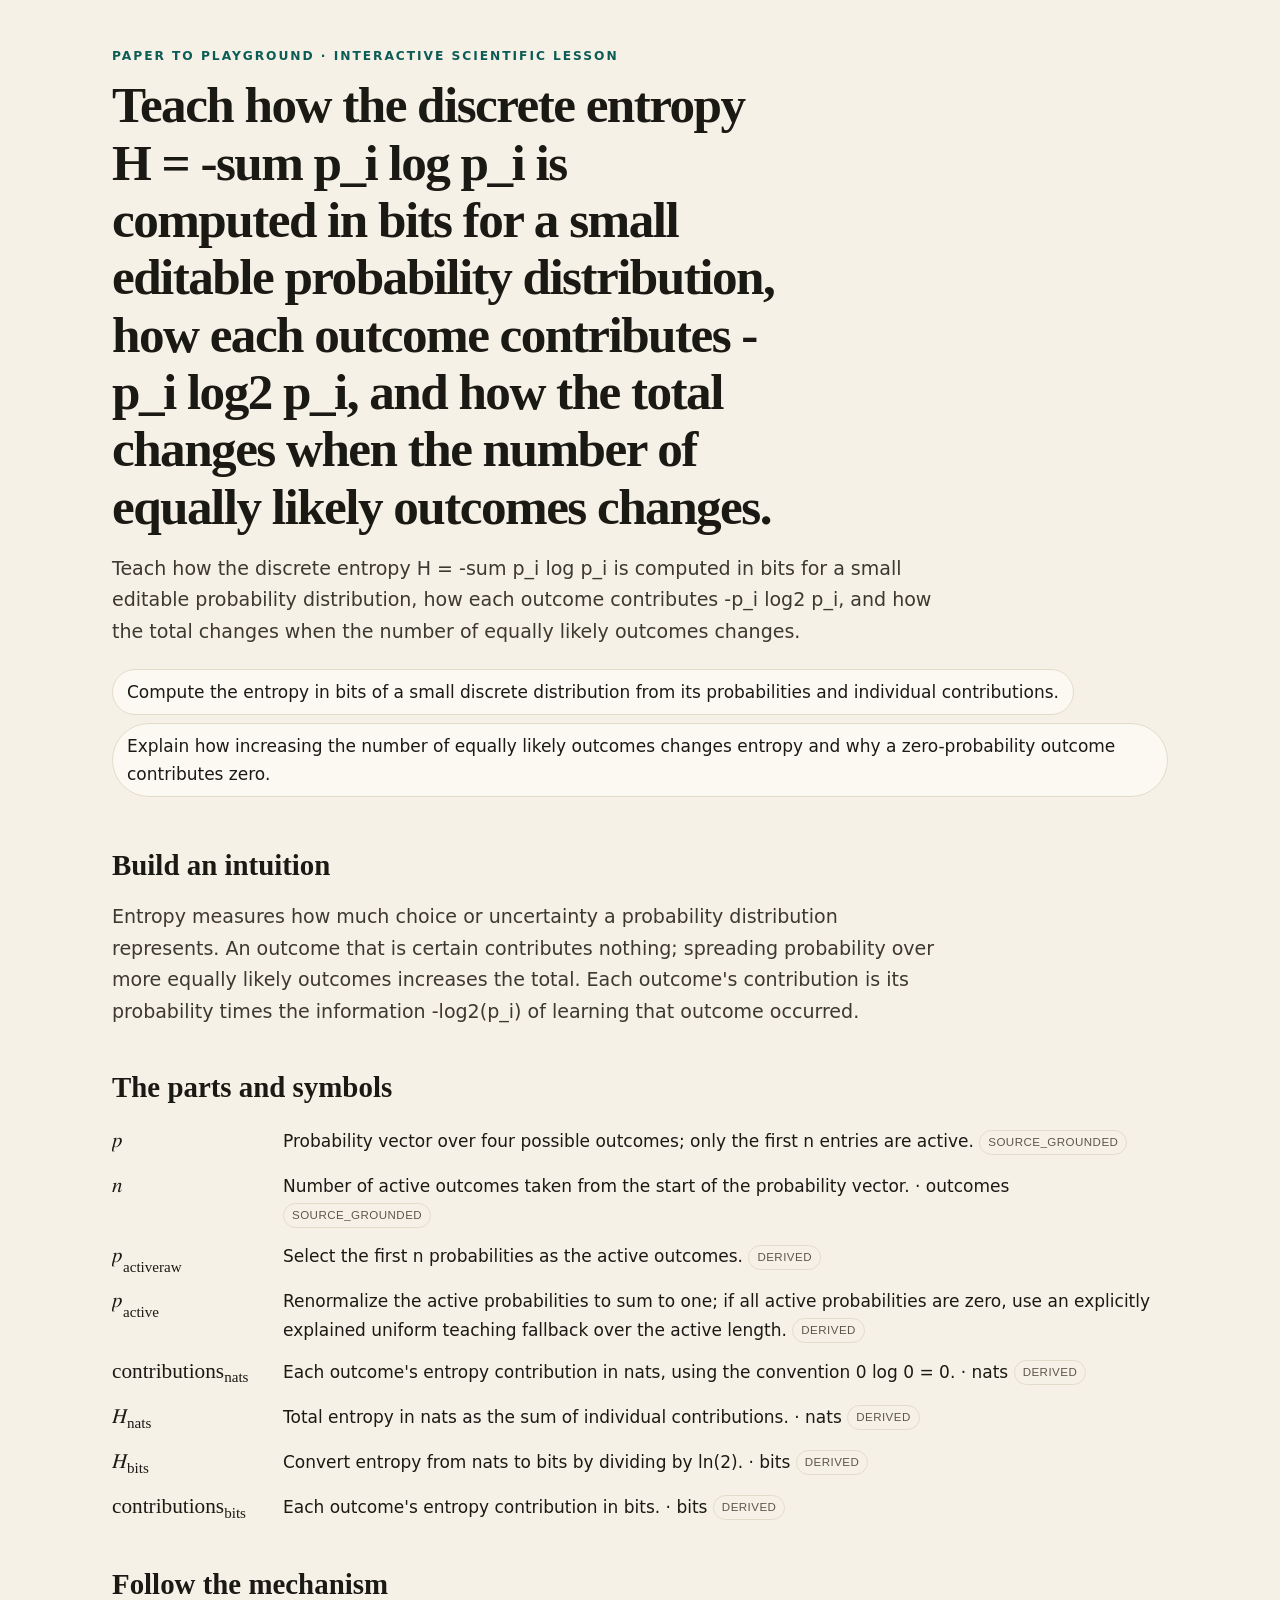
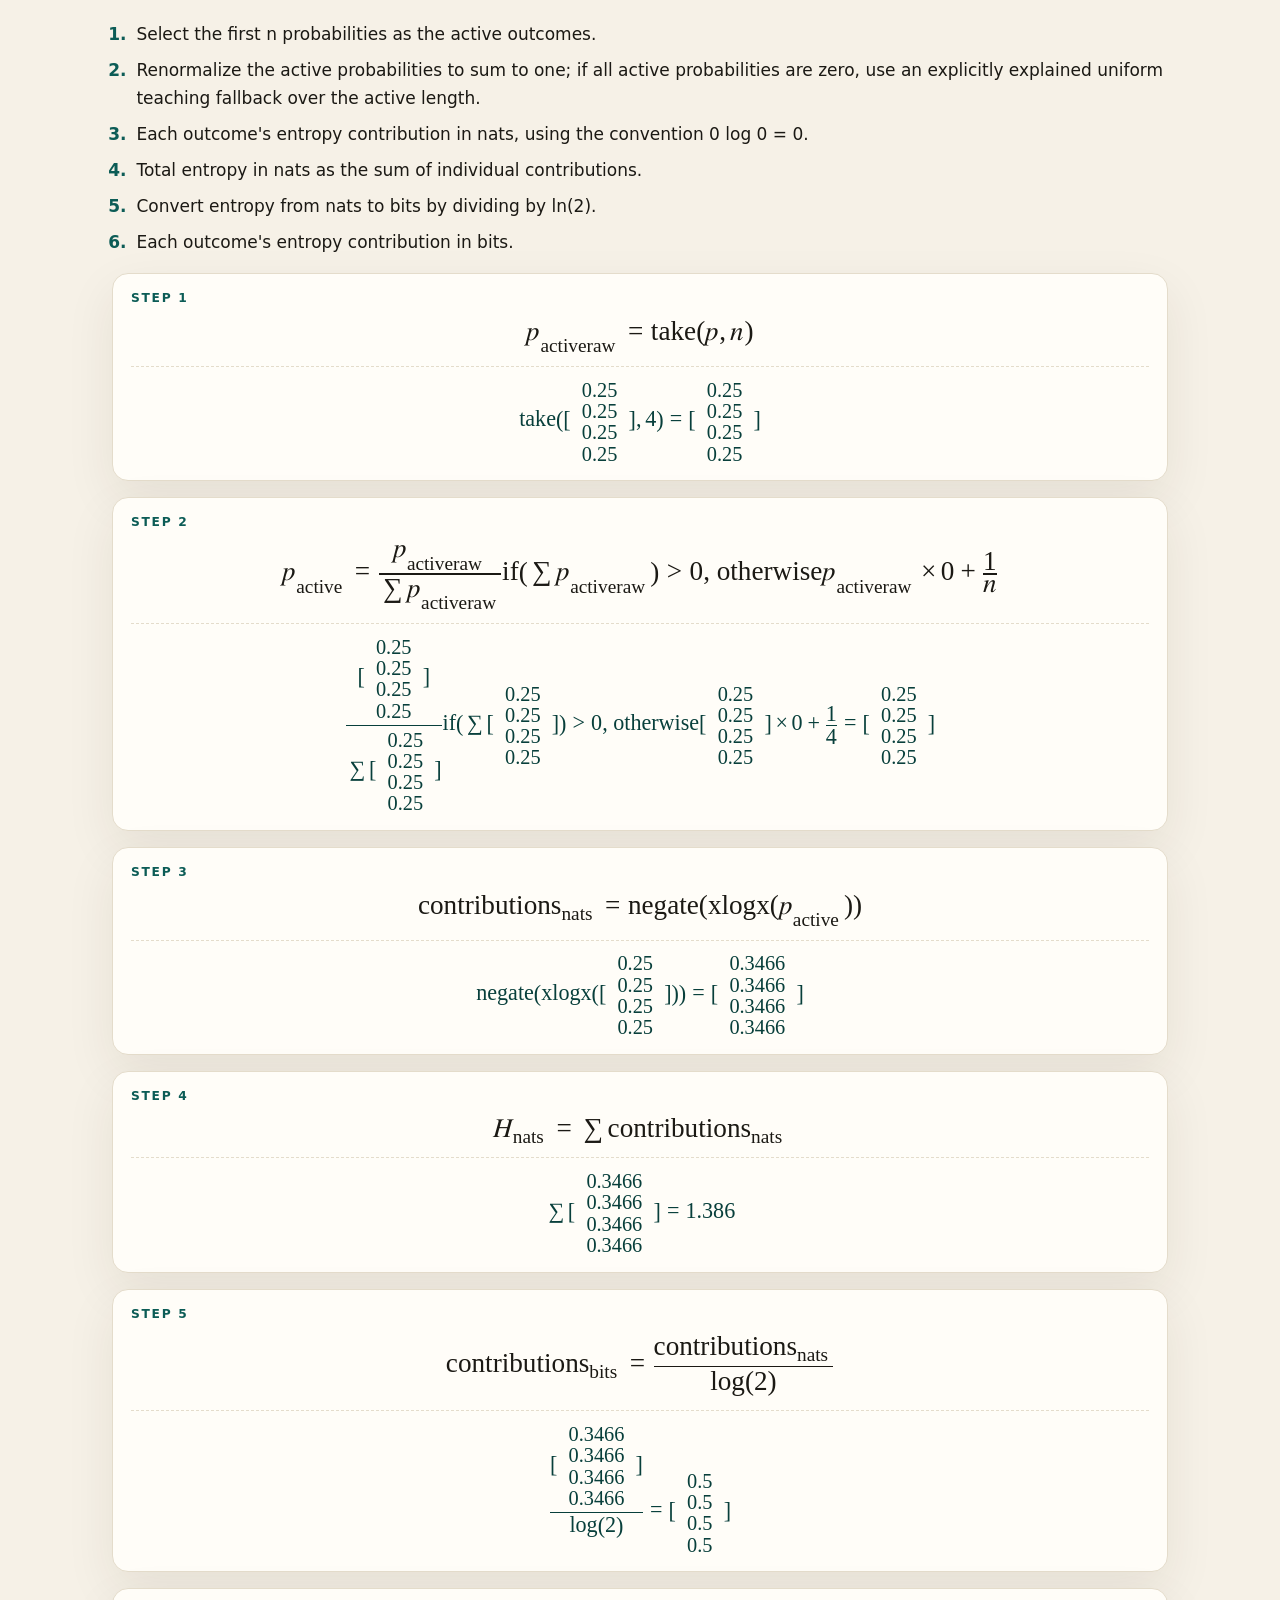
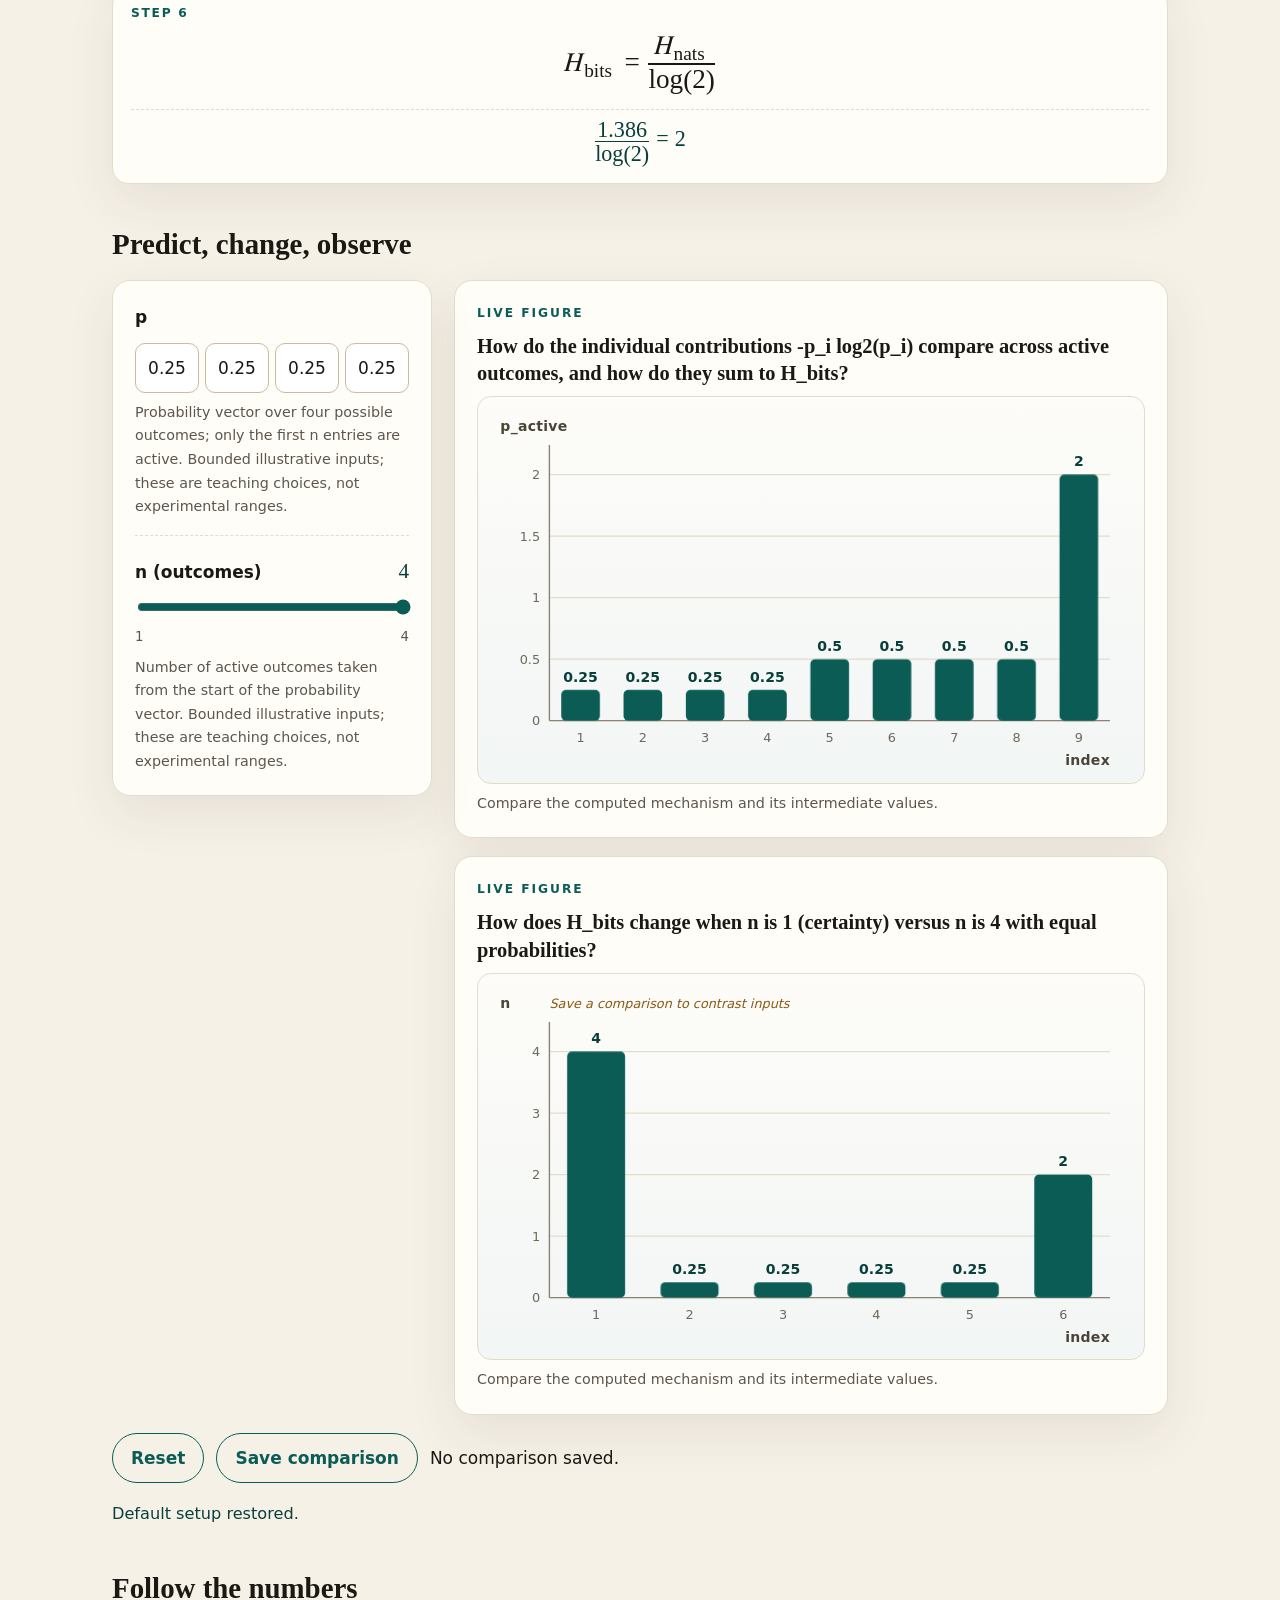
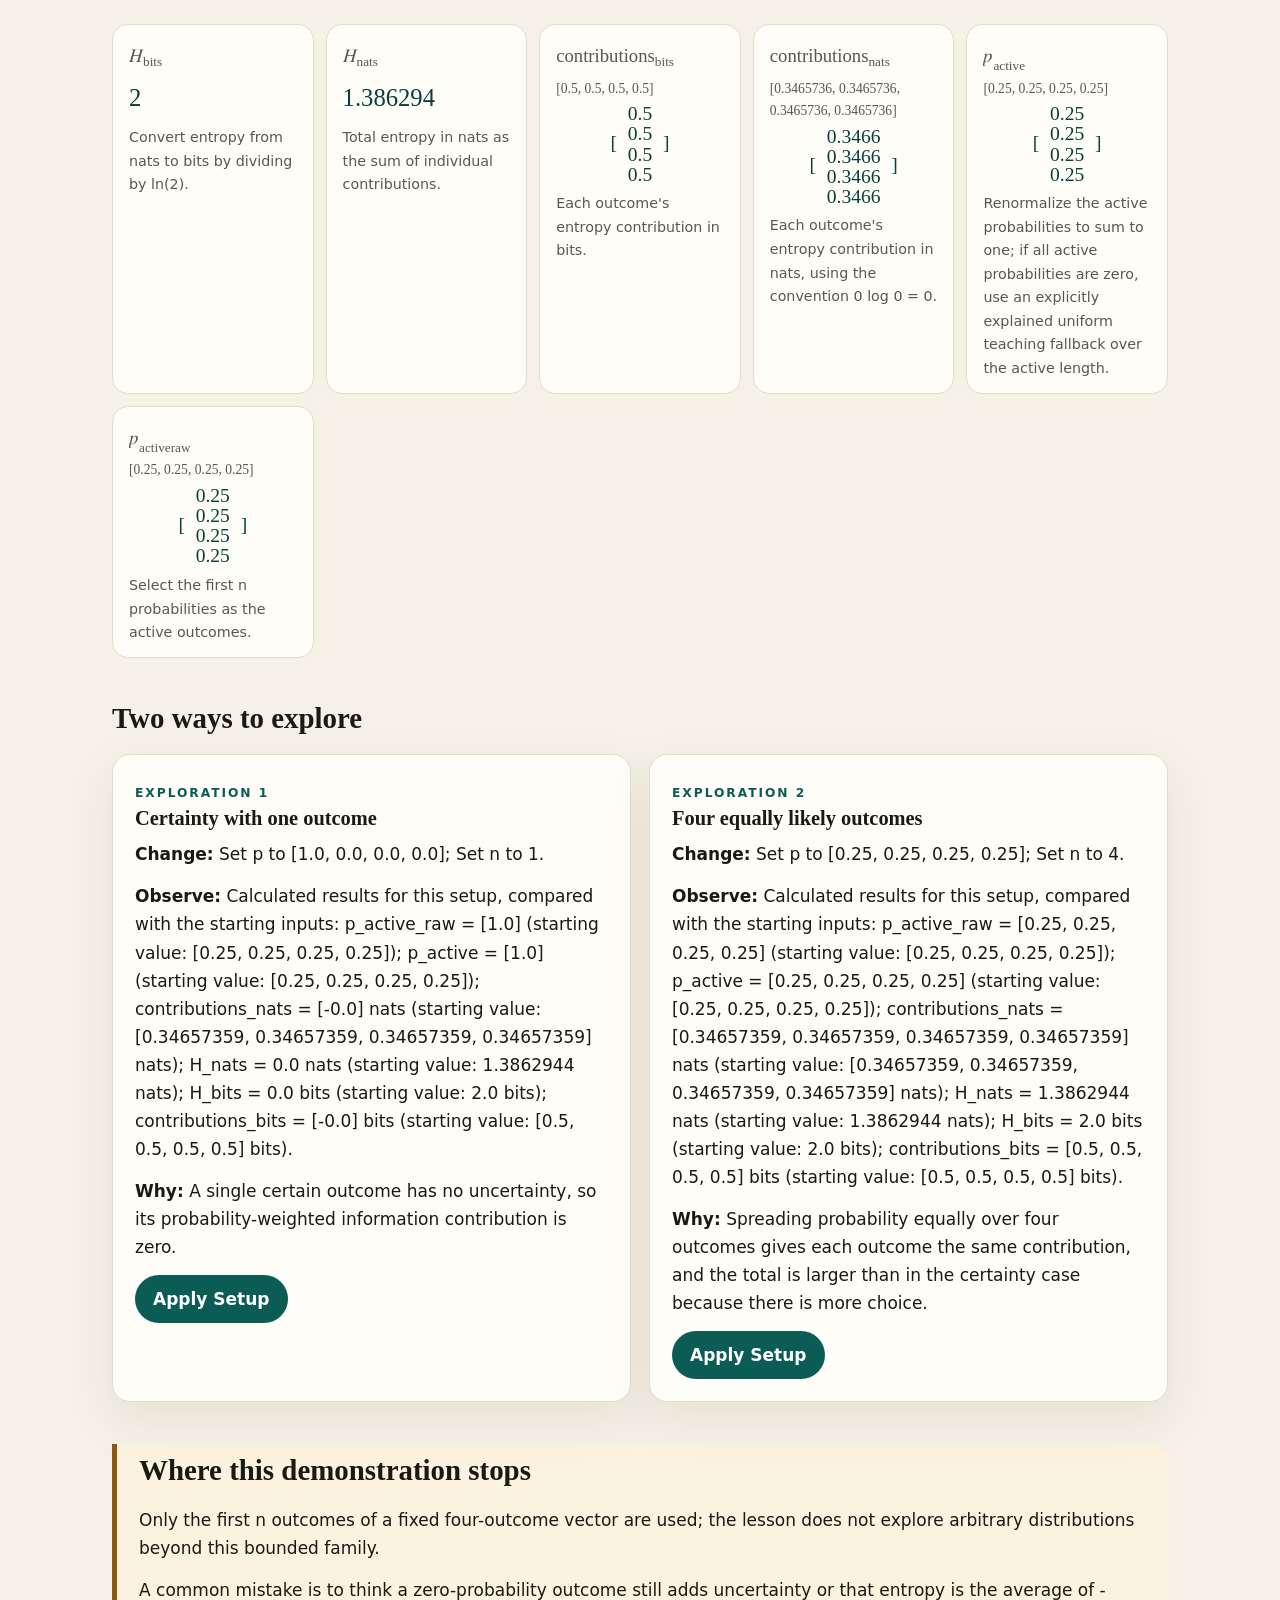
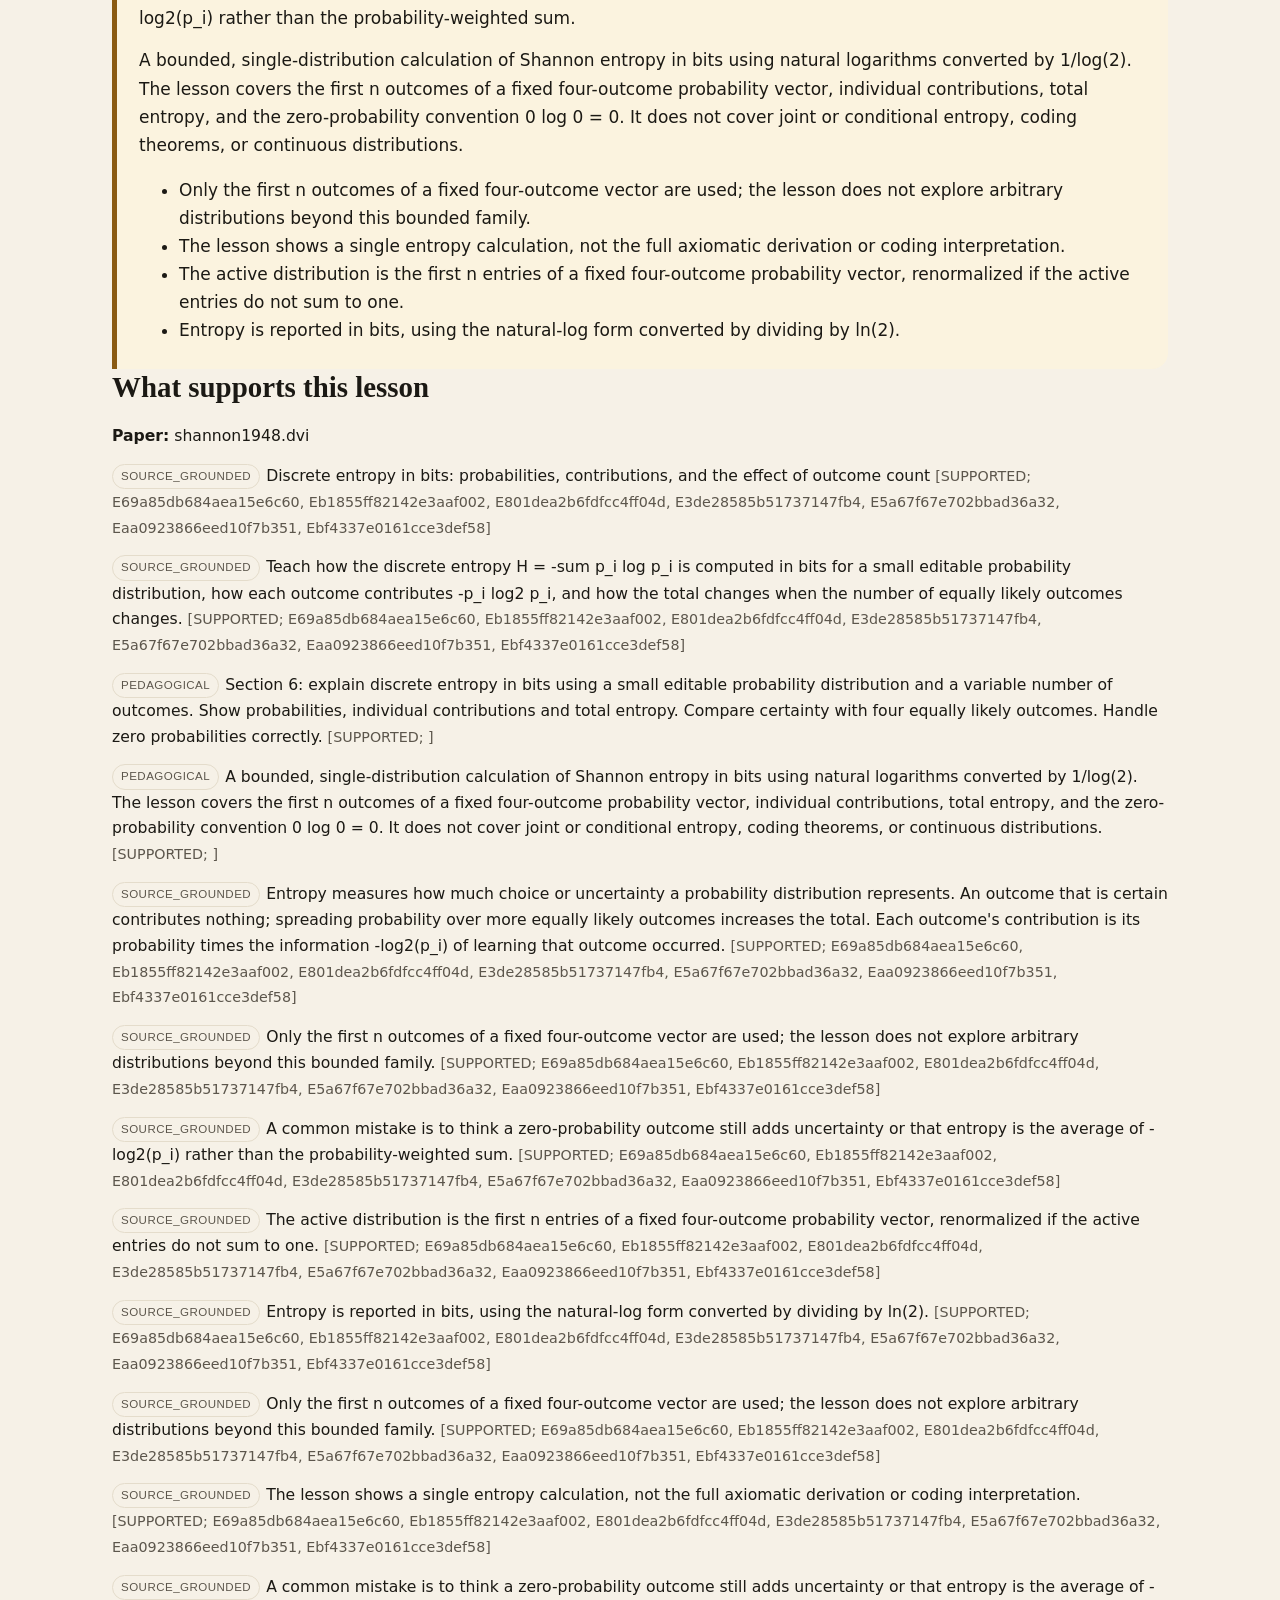
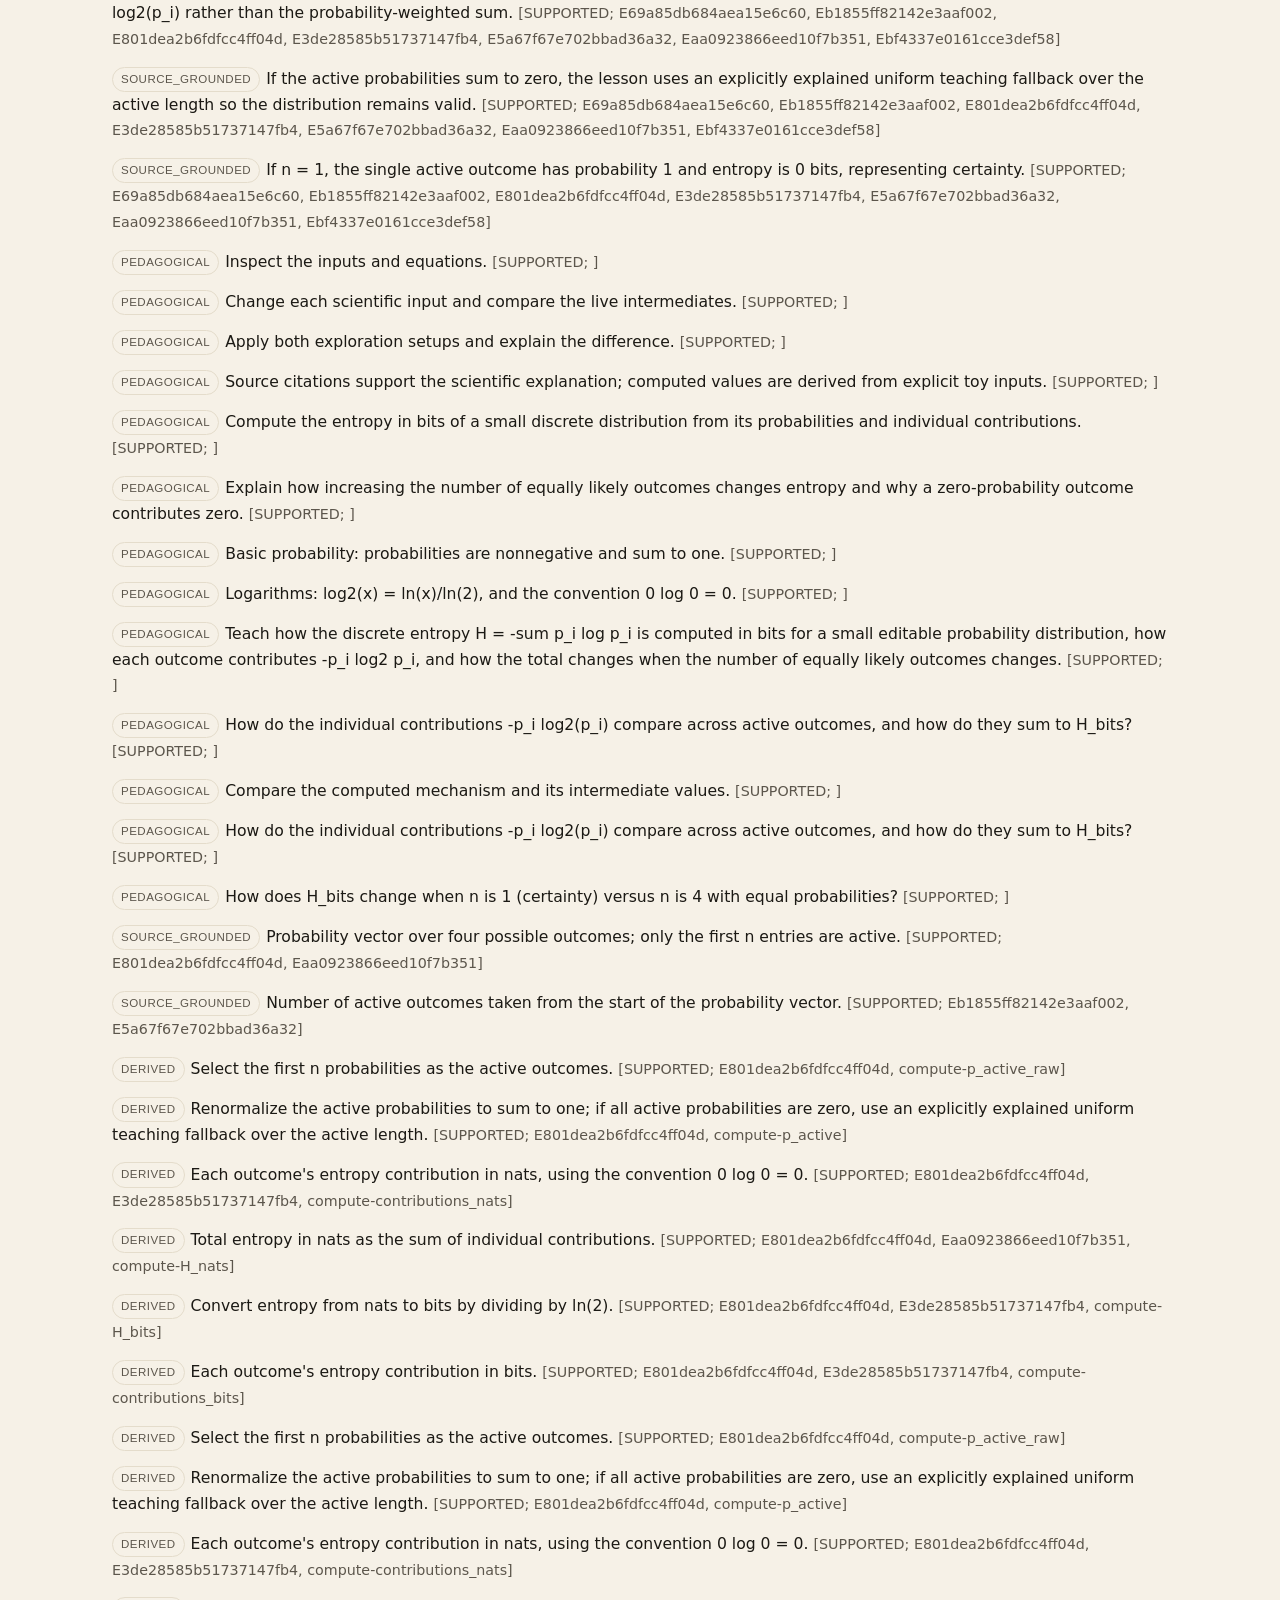
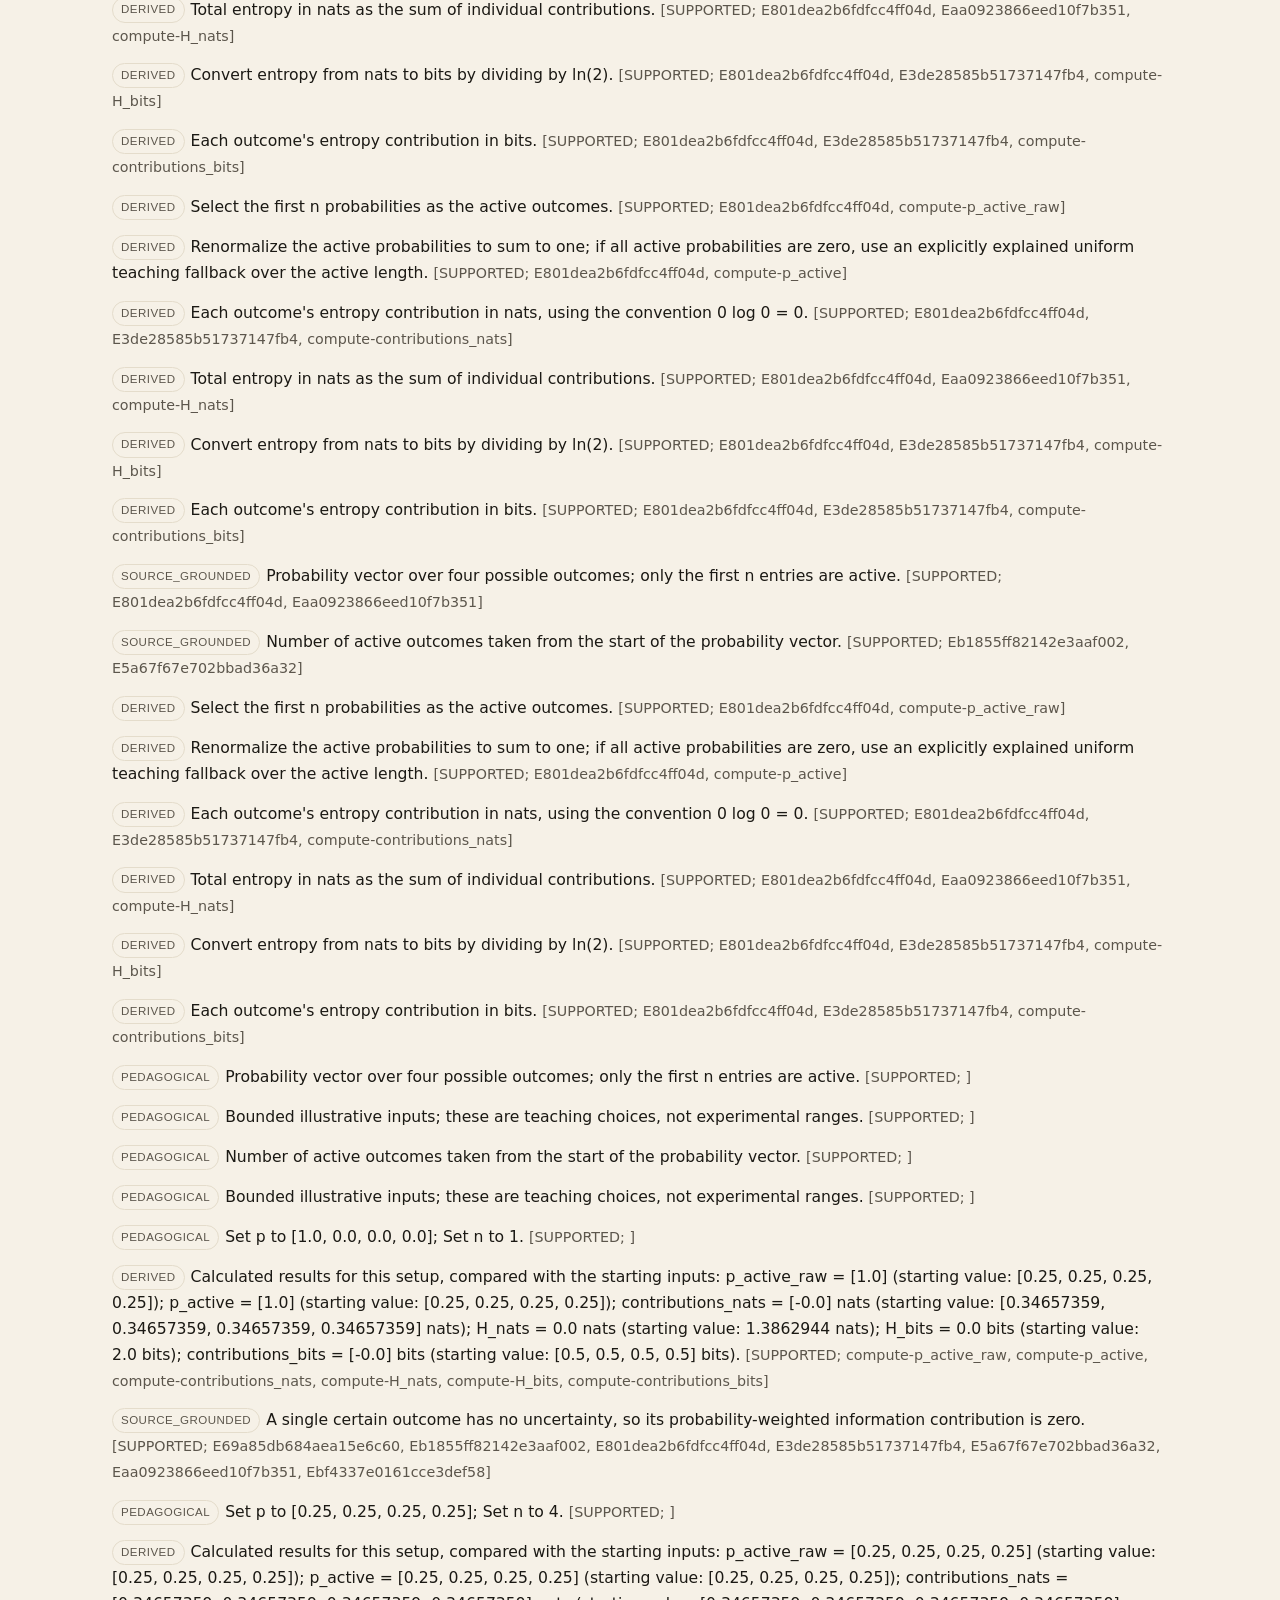
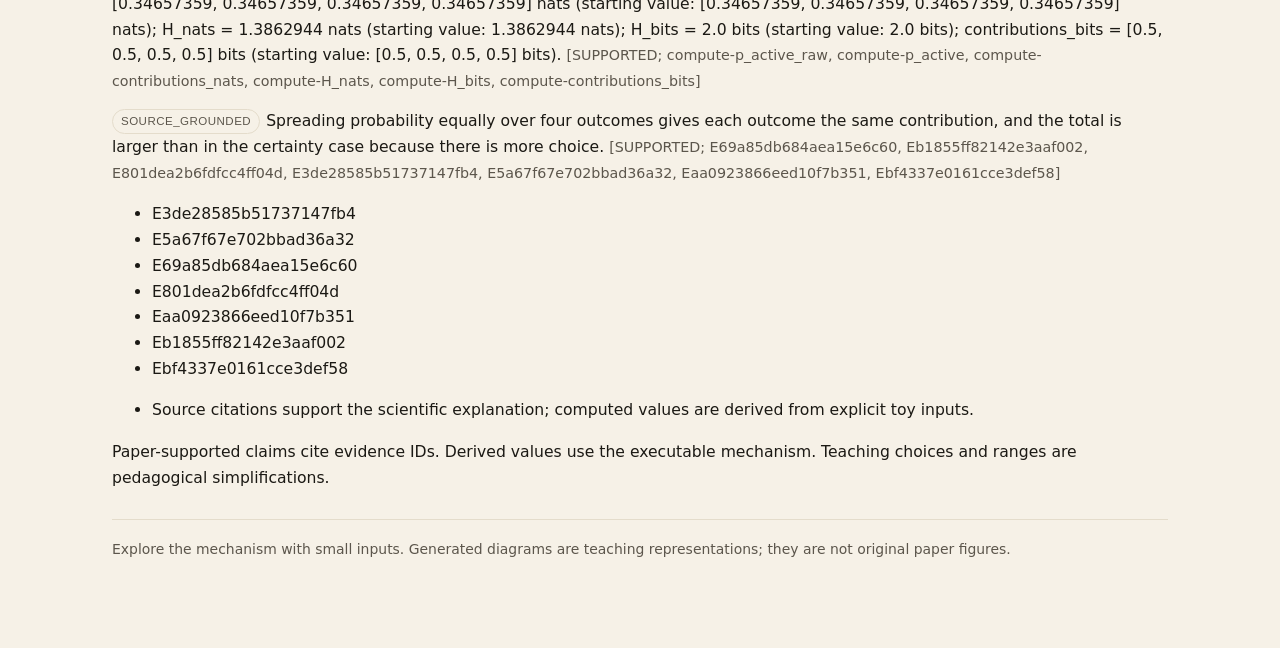
<file: examples/generated/entropy/index.html>
<!doctype html>
<html lang="en"><head><meta charset="utf-8"><meta name="viewport" content="width=device-width,initial-scale=1">
<title>Discrete entropy in bits: probabilities, contributions, and the effect of outcome count · Paper to Playground</title><style>:root{
  color-scheme:light;
  --ink:#1b1914;
  --muted:#5c564c;
  --accent:#0c5c56;
  --accent-deep:#083f3b;
  --line:#e4dccb;
  --paper:#f6f1e7;
  --panel:#fffdf8;
  --soft:#e7f3f1;
  --gold:#8a5a12;
  --shadow:0 18px 50px rgba(48,36,16,.08);
  font-family:"Segoe UI",system-ui,sans-serif;
  font-size:17px;
  line-height:1.65;
  color:var(--ink);
  background:
    radial-gradient(1200px 500px at 10% -10%, rgba(12,92,86,.08), transparent 55%),
    var(--paper);
}
*{box-sizing:border-box}
body{margin:0;overflow-wrap:anywhere}
main{max-width:1120px;margin:auto;padding:28px 32px 88px}
header{padding:18px 0 8px}
.eyebrow{font-size:.72rem;letter-spacing:.16em;text-transform:uppercase;color:var(--accent);font-weight:750;margin:0 0 10px}
h1{font-family:Palatino,"Palatino Linotype",Georgia,serif;font-size:clamp(2rem,4vw,3.2rem);line-height:1.12;letter-spacing:-.03em;font-weight:600;max-width:26ch;margin:8px 0 18px}
h2{font-family:Palatino,"Palatino Linotype",Georgia,serif;font-size:1.7rem;font-weight:600;line-height:1.25;margin:0 0 18px}
h3{font-family:Palatino,"Palatino Linotype",Georgia,serif;font-size:1.2rem;font-weight:600;line-height:1.35;margin:0 0 8px}
p{margin:8px 0 14px}
a{color:var(--accent)}
.lede{font-size:1.12rem;max-width:68ch;color:#3d3830}
.objectives{display:grid;gap:8px;padding:0;margin:22px 0 0;list-style:none}
.objectives li{background:rgba(255,253,248,.72);border:1px solid var(--line);border-radius:999px;padding:8px 14px;width:fit-content;max-width:100%}
.block{margin:42px 0}
.panel{padding:22px;background:var(--panel);border:1px solid var(--line);border-radius:18px;min-width:0;box-shadow:var(--shadow)}
.playground-grid{display:grid;grid-template-columns:minmax(260px,320px) minmax(0,1fr);gap:22px;align-items:start}
.playground-grid>*{min-width:0}
.controls{display:flex;flex-direction:column;gap:18px;position:sticky;top:16px}
.control{padding-bottom:16px;border-bottom:1px dashed var(--line)}
.control:last-of-type{border-bottom:0;padding-bottom:0}
.control-head{display:flex;justify-content:space-between;align-items:baseline;gap:12px;flex-wrap:wrap}
.control label{font-weight:680;display:block;margin-bottom:4px}
.control input,.control select,.control textarea{width:100%;font:inherit;accent-color:var(--accent)}
.control input:not([type=range]):not([type=checkbox]),.control select,.control textarea{padding:10px 12px;border:1px solid #cabb9f;border-radius:10px;background:#fff;color:var(--ink)}
/* The raw JSON textarea remains the validated source of truth, but learners use the grid. */
.control textarea.array-source{position:absolute;width:1px;height:1px;padding:0;margin:-1px;overflow:hidden;clip:rect(0 0 0 0);white-space:nowrap;border:0}
.control:focus-within .array-grid{outline:2px solid var(--accent);outline-offset:3px}
.array-grid{display:grid;gap:6px;margin:8px 0}
.cell-input{width:100%;font:inherit;font-family:Cambria,"Cambria Math",Georgia,serif;font-size:1.02rem;text-align:center;padding:8px 4px;border:1px solid #cabb9f;border-radius:8px;background:#fff;color:var(--ink);-moz-appearance:textfield}
.cell-input::-webkit-outer-spin-button,.cell-input::-webkit-inner-spin-button{-webkit-appearance:none;margin:0}
.cell-input:focus{border-color:var(--accent);box-shadow:0 0 0 3px rgba(12,92,86,.15);outline:0}
.control input[type=range]{height:30px;padding:0;cursor:pointer}
.range-ends{display:flex;justify-content:space-between;font-size:.78rem;color:var(--muted);margin-top:-4px}
.control input[type=checkbox]{width:22px;height:22px}
.current-value{font-family:Cambria,"Cambria Math",Georgia,serif;font-size:1.25rem;font-variant-numeric:tabular-nums;color:var(--accent-deep);display:block;margin:0}
.current-value.math-value math{font-size:1rem}
.control[data-kind=vector] .current-value,.control[data-kind=matrix] .current-value{display:none}
.hint,.caption{font-size:.84rem;color:var(--muted);margin:8px 0 0}
button{font:inherit;font-weight:680;border:0;border-radius:999px;background:var(--accent);color:#fff;padding:10px 18px;cursor:pointer;min-height:44px}
button.secondary{background:transparent;color:var(--accent);border:1px solid var(--accent)}
button:hover{background:var(--accent-deep);color:#fff}
:focus-visible{outline:3px solid #b86112;outline-offset:3px}
.toolbar{display:flex;gap:12px;flex-wrap:wrap;align-items:center;margin:18px 0}
.stage{display:grid;gap:18px}
.visual{width:100%;overflow:hidden;min-height:220px;background:linear-gradient(180deg,#fdfcf9,#f2f6f5);border:1px solid var(--line);border-radius:14px;padding:6px}
.visual svg{width:100%;height:auto;display:block}
.visual text{font-family:"Segoe UI",system-ui,sans-serif;font-size:12px;fill:var(--ink)}
.visual .tick{fill:#6f685c;font-size:11px}
.visual .axis-label{fill:#4a4438;font-size:12px;font-weight:650;letter-spacing:.02em}
.visual .value{fill:var(--accent-deep);font-weight:700;font-size:12px}
.visual .note{fill:var(--gold);font-size:11px;font-style:italic}
.grid{stroke:#e4ddcd;stroke-width:1}
.mark{fill:var(--accent);transition:height .35s ease,y .35s ease,cx .35s ease,cy .35s ease}
.mark:hover{fill:var(--accent-deep)}
.cell{fill:var(--accent)}
.cell.negative{fill:#b65d2e}
.cell-label{fill:var(--ink);font-weight:700;font-size:13px}
.cell-label.light{fill:#fff}
.curve{stroke:var(--accent);stroke-width:2.5;fill:none;stroke-linejoin:round;stroke-linecap:round}
.area{fill:rgba(12,92,86,.10)}
.arrowhead{fill:var(--accent)}
.axis{stroke:#8d8374;stroke-width:1.2}
.flow-cell{fill:var(--soft);stroke:var(--accent);stroke-width:1.5}
.active-cell{fill:#f3d48a;stroke:var(--gold);stroke-width:3}
.mark,.cell,.curve,.area{animation:rise .5s ease both}
@keyframes rise{from{opacity:0;transform:translateY(6px)}to{opacity:1;transform:none}}
.outputs{display:grid;grid-template-columns:repeat(auto-fit,minmax(180px,1fr));gap:12px}
.output{background:var(--panel);border:1px solid var(--line);padding:16px 16px 12px;border-radius:16px;overflow-wrap:anywhere;min-width:0}
.output .symbol{display:block;max-width:100%;overflow-x:auto;font-family:Cambria,"Cambria Math",Georgia,serif;font-size:1.1rem;color:var(--muted)}
.output output{display:block;margin-top:6px;font-family:Cambria,"Cambria Math",Georgia,serif;font-size:1.45rem;font-variant-numeric:tabular-nums;color:var(--accent-deep);overflow-x:auto}
.output output.has-math{font-size:.8rem;color:var(--muted);overflow-wrap:anywhere}
.output .math-view{font-family:Cambria,"Cambria Math",Georgia,serif;color:var(--accent-deep);overflow-x:auto;margin-top:4px}
.output .math-view math{font-size:1.15rem}
.output .math-view:empty{display:none}
.output output.tick{animation:tick .35s ease}
@keyframes tick{from{transform:translateY(3px);opacity:.4}to{transform:none;opacity:1}}
.equation-panel{min-width:0;max-width:100%;background:var(--panel);border:1px solid var(--line);border-radius:16px;margin-top:16px;padding:14px 18px 10px;box-shadow:var(--shadow)}
.equation-label{font-size:.72rem;letter-spacing:.14em;text-transform:uppercase;color:var(--accent);font-weight:750;margin:0 0 6px}
.equation{font-family:Cambria,"Cambria Math",Georgia,serif;overflow-x:auto;overflow-y:hidden;display:block;width:0;min-width:100%;max-width:100%;padding:6px 0;margin:0;text-align:center}
.equation math{font-size:1.6rem}
.equation.substituted{border-top:1px dashed var(--line);margin-top:8px;padding-top:12px}
.equation.substituted math{color:var(--accent-deep)}
/* Plain-text substitution is retained for assistive tech and validators. */
.substitution{position:absolute;width:1px;height:1px;overflow:hidden;clip:rect(0 0 0 0);white-space:nowrap;margin:-1px;padding:0;border:0}
math{font-family:"Cambria Math","Latin Modern Math","STIX Two Math","Libertinus Math","Noto Sans Math","Segoe UI Symbol",serif}
math mtable{font-size:1em}
math mtd{padding:.18em .55em}
.equation.substituted math{font-size:1.3rem}
.equation.substituted mtable{font-size:.92em}
dl.symbols{display:grid;grid-template-columns:minmax(0,9rem) minmax(0,1fr);gap:10px 18px;align-items:baseline}
dl.symbols dt,dl.symbols dd{min-width:0;overflow-wrap:anywhere}
dl.symbols dt{overflow-x:auto;max-width:100%}
dt{font-family:Cambria,"Cambria Math",Georgia,serif;font-size:1.25rem}
dd{margin:0}
dt math{font-size:1.25rem}
.steps{padding-left:1.2rem}
.steps li{margin:8px 0;padding-left:4px}
.steps li::marker{color:var(--accent);font-weight:700}
.explorations{display:grid;grid-template-columns:1fr 1fr;gap:18px}
.exploration[data-active=true]{border-color:var(--accent);box-shadow:0 0 0 3px rgba(12,92,86,.15)}
.callout{border:0;border-left:5px solid var(--gold);background:#fbf3df;border-radius:0 16px 16px 0;padding:8px 8px 8px 22px}
.grounding{font-size:.92rem}
.badge{display:inline-block;font-family:"Segoe UI",sans-serif;font-size:.68rem;letter-spacing:.04em;border:1px solid var(--line);border-radius:999px;padding:2px 8px;margin-right:6px;color:var(--muted);vertical-align:middle}
.status{min-height:1.6em;color:var(--accent-deep);font-size:.95rem}
[aria-invalid=true]{outline:2px solid #a43119}
footer{border-top:1px solid var(--line);margin-top:28px;padding-top:18px;font-size:.82rem;color:var(--muted)}
@media(max-width:720px){
  main{padding:20px 16px 56px}
  .playground-grid,.explorations{grid-template-columns:1fr}
  .controls{position:static}
  .panel{padding:16px}
  .equation math{font-size:1.25rem}
  h1{max-width:none}
}
@media(max-width:380px){
  .outputs{grid-template-columns:1fr}
  dl.symbols{grid-template-columns:1fr;gap:2px 0}
  dl.symbols dd{margin-bottom:12px}
}
@media(prefers-reduced-motion:reduce){*{scroll-behavior:auto;animation:none}}
</style></head>
<body><main><header data-role="central-question"><div class="eyebrow">Paper to Playground · Interactive scientific lesson</div>
<h1>Teach how the discrete entropy H = -sum p_i log p_i is computed in bits for a small editable probability distribution, how each outcome contributes -p_i log2 p_i, and how the total changes when the number of equally likely outcomes changes.</h1><p class="lede">Teach how the discrete entropy H = -sum p_i log p_i is computed in bits for a small editable probability distribution, how each outcome contributes -p_i log2 p_i, and how the total changes when the number of equally likely outcomes changes.</p><ul class="objectives"><li data-objective-id="0">Compute the entropy in bits of a small discrete distribution from its probabilities and individual contributions.</li><li data-objective-id="1">Explain how increasing the number of equally likely outcomes changes entropy and why a zero-probability outcome contributes zero.</li></ul></header>
<section class="block" data-role="intuition"><h2>Build an intuition</h2><p class="lede">Entropy measures how much choice or uncertainty a probability distribution represents. An outcome that is certain contributes nothing; spreading probability over more equally likely outcomes increases the total. Each outcome&#x27;s contribution is its probability times the information -log2(p_i) of learning that outcome occurred.</p></section>
<section class="block" data-role="symbols"><h2>The parts and symbols</h2><dl class="symbols"><dt data-variable-id="var-p" data-symbol="p">p</dt><dd>Probability vector over four possible outcomes; only the first n entries are active. <span class="badge">SOURCE_GROUNDED</span></dd><dt data-variable-id="var-n" data-symbol="n">n</dt><dd>Number of active outcomes taken from the start of the probability vector. · outcomes <span class="badge">SOURCE_GROUNDED</span></dd><dt data-variable-id="var-p_active_raw" data-symbol="p_active_raw">p_active_raw</dt><dd>Select the first n probabilities as the active outcomes. <span class="badge">DERIVED</span></dd><dt data-variable-id="var-p_active" data-symbol="p_active">p_active</dt><dd>Renormalize the active probabilities to sum to one; if all active probabilities are zero, use an explicitly explained uniform teaching fallback over the active length. <span class="badge">DERIVED</span></dd><dt data-variable-id="var-contributions_nats" data-symbol="contributions_nats">contributions_nats</dt><dd>Each outcome&#x27;s entropy contribution in nats, using the convention 0 log 0 = 0. · nats <span class="badge">DERIVED</span></dd><dt data-variable-id="var-H_nats" data-symbol="H_nats">H_nats</dt><dd>Total entropy in nats as the sum of individual contributions. · nats <span class="badge">DERIVED</span></dd><dt data-variable-id="var-H_bits" data-symbol="H_bits">H_bits</dt><dd>Convert entropy from nats to bits by dividing by ln(2). · bits <span class="badge">DERIVED</span></dd><dt data-variable-id="var-contributions_bits" data-symbol="contributions_bits">contributions_bits</dt><dd>Each outcome&#x27;s entropy contribution in bits. · bits <span class="badge">DERIVED</span></dd></dl></section>
<section class="block" data-role="mechanism"><h2>Follow the mechanism</h2><ol class="steps"><li data-mechanism-id="step-p_active_raw">Select the first n probabilities as the active outcomes.</li><li data-mechanism-id="step-p_active">Renormalize the active probabilities to sum to one; if all active probabilities are zero, use an explicitly explained uniform teaching fallback over the active length.</li><li data-mechanism-id="step-contributions_nats">Each outcome&#x27;s entropy contribution in nats, using the convention 0 log 0 = 0.</li><li data-mechanism-id="step-H_nats">Total entropy in nats as the sum of individual contributions.</li><li data-mechanism-id="step-H_bits">Convert entropy from nats to bits by dividing by ln(2).</li><li data-mechanism-id="step-contributions_bits">Each outcome&#x27;s entropy contribution in bits.</li></ol><div class="equation-panel" id="equation-compute-p_active_raw" data-computation-id="compute-p_active_raw" data-depends-on="var-n var-p"><p class="equation-label">Step 1</p><p class="equation" data-role="equation"></p><p class="equation substituted" data-role="substituted"></p><p class="substitution" data-role="substitution"></p></div><div class="equation-panel" id="equation-compute-p_active" data-computation-id="compute-p_active" data-depends-on="var-n var-p_active_raw"><p class="equation-label">Step 2</p><p class="equation" data-role="equation"></p><p class="equation substituted" data-role="substituted"></p><p class="substitution" data-role="substitution"></p></div><div class="equation-panel" id="equation-compute-contributions_nats" data-computation-id="compute-contributions_nats" data-depends-on="var-p_active"><p class="equation-label">Step 3</p><p class="equation" data-role="equation"></p><p class="equation substituted" data-role="substituted"></p><p class="substitution" data-role="substitution"></p></div><div class="equation-panel" id="equation-compute-H_nats" data-computation-id="compute-H_nats" data-depends-on="var-contributions_nats"><p class="equation-label">Step 4</p><p class="equation" data-role="equation"></p><p class="equation substituted" data-role="substituted"></p><p class="substitution" data-role="substitution"></p></div><div class="equation-panel" id="equation-compute-contributions_bits" data-computation-id="compute-contributions_bits" data-depends-on="var-contributions_nats"><p class="equation-label">Step 5</p><p class="equation" data-role="equation"></p><p class="equation substituted" data-role="substituted"></p><p class="substitution" data-role="substitution"></p></div><div class="equation-panel" id="equation-compute-H_bits" data-computation-id="compute-H_bits" data-depends-on="var-H_nats"><p class="equation-label">Step 6</p><p class="equation" data-role="equation"></p><p class="equation substituted" data-role="substituted"></p><p class="substitution" data-role="substitution"></p></div></section>
<section class="block" data-role="playground"><h2>Predict, change, observe</h2><div class="playground-grid"><div class="panel controls"><div class="control" data-kind="vector"><div class="control-head"><label for="input-0">p</label><output id="value-0" class="current-value">[0.25, 0.25, 0.25, 0.25]</output></div><div class="array-grid" data-grid-for="input-0" aria-hidden="true"></div><textarea id="input-0" data-control-id="control-p" data-variable-id="var-p" data-depends-on="var-p" aria-describedby="value-0 hint-0" tabindex="-1" rows="2" spellcheck="false" class="array-source">[0.25,0.25,0.25,0.25]</textarea><p id="hint-0" class="hint">Probability vector over four possible outcomes; only the first n entries are active. Bounded illustrative inputs; these are teaching choices, not experimental ranges.</p></div><div class="control" data-kind="slider"><div class="control-head"><label for="input-1">n (outcomes)</label><output id="value-1" class="current-value">4</output></div><input id="input-1" data-control-id="control-n" data-variable-id="var-n" data-depends-on="var-n" aria-describedby="value-1 hint-1" type="range" value="4" min="1" max="4" step="1"><div class="range-ends"><span>1</span><span>4</span></div><p id="hint-1" class="hint">Number of active outcomes taken from the start of the probability vector. Bounded illustrative inputs; these are teaching choices, not experimental ranges.</p></div></div><div class="stage"><article class="panel figure"><p class="eyebrow">Live figure</p><h3>How do the individual contributions -p_i log2(p_i) compare across active outcomes, and how do they sum to H_bits?</h3><div class="visual" data-visual-id="visual-1" data-depends-on="var-p_active var-contributions_bits var-H_bits"></div><p class="caption">Compare the computed mechanism and its intermediate values.</p></article><article class="panel figure"><p class="eyebrow">Live figure</p><h3>How does H_bits change when n is 1 (certainty) versus n is 4 with equal probabilities?</h3><div class="visual" data-visual-id="visual-2" data-depends-on="var-n var-p_active var-H_bits"></div><p class="caption">Compare the computed mechanism and its intermediate values.</p></article></div></div>
<div class="toolbar"><button class="secondary" data-role="reset">Reset</button><button class="secondary" data-role="save-comparison">Save comparison</button><span data-role="comparison-status"></span></div><p class="status" role="status" aria-live="polite" data-role="status"></p></section>
<section class="block" data-role="intermediates"><h2>Follow the numbers</h2><div class="outputs"><div class="output"><span class="symbol" data-symbol="H_bits">H_bits</span><output data-output-id="var-H_bits" data-variable-id="var-H_bits" data-depends-on="var-H_bits" aria-live="polite"></output><div class="math-view" data-math-for="var-H_bits" aria-hidden="true"></div><p class="hint">Convert entropy from nats to bits by dividing by ln(2).</p></div><div class="output"><span class="symbol" data-symbol="H_nats">H_nats</span><output data-output-id="var-H_nats" data-variable-id="var-H_nats" data-depends-on="var-H_nats" aria-live="polite"></output><div class="math-view" data-math-for="var-H_nats" aria-hidden="true"></div><p class="hint">Total entropy in nats as the sum of individual contributions.</p></div><div class="output"><span class="symbol" data-symbol="contributions_bits">contributions_bits</span><output data-output-id="var-contributions_bits" data-variable-id="var-contributions_bits" data-depends-on="var-contributions_bits" aria-live="polite"></output><div class="math-view" data-math-for="var-contributions_bits" aria-hidden="true"></div><p class="hint">Each outcome&#x27;s entropy contribution in bits.</p></div><div class="output"><span class="symbol" data-symbol="contributions_nats">contributions_nats</span><output data-output-id="var-contributions_nats" data-variable-id="var-contributions_nats" data-depends-on="var-contributions_nats" aria-live="polite"></output><div class="math-view" data-math-for="var-contributions_nats" aria-hidden="true"></div><p class="hint">Each outcome&#x27;s entropy contribution in nats, using the convention 0 log 0 = 0.</p></div><div class="output"><span class="symbol" data-symbol="p_active">p_active</span><output data-output-id="var-p_active" data-variable-id="var-p_active" data-depends-on="var-p_active" aria-live="polite"></output><div class="math-view" data-math-for="var-p_active" aria-hidden="true"></div><p class="hint">Renormalize the active probabilities to sum to one; if all active probabilities are zero, use an explicitly explained uniform teaching fallback over the active length.</p></div><div class="output"><span class="symbol" data-symbol="p_active_raw">p_active_raw</span><output data-output-id="var-p_active_raw" data-variable-id="var-p_active_raw" data-depends-on="var-p_active_raw" aria-live="polite"></output><div class="math-view" data-math-for="var-p_active_raw" aria-hidden="true"></div><p class="hint">Select the first n probabilities as the active outcomes.</p></div></div></section>
<section class="block" data-role="explorations"><h2>Two ways to explore</h2><div class="explorations"><article class="panel exploration" data-exploration-id="explore-1"><span class="eyebrow">Exploration 1</span><h3>Certainty with one outcome</h3><p><strong>Change:</strong> Set p to [1.0, 0.0, 0.0, 0.0]; Set n to 1.</p><p><strong>Observe:</strong> Calculated results for this setup, compared with the starting inputs: p_active_raw = [1.0] (starting value: [0.25, 0.25, 0.25, 0.25]); p_active = [1.0] (starting value: [0.25, 0.25, 0.25, 0.25]); contributions_nats = [-0.0] nats (starting value: [0.34657359, 0.34657359, 0.34657359, 0.34657359] nats); H_nats = 0.0 nats (starting value: 1.3862944 nats); H_bits = 0.0 bits (starting value: 2.0 bits); contributions_bits = [-0.0] bits (starting value: [0.5, 0.5, 0.5, 0.5] bits).</p><p><strong>Why:</strong> A single certain outcome has no uncertainty, so its probability-weighted information contribution is zero.</p><button data-role="apply-setup" data-setup-id="explore-1">Apply Setup</button></article><article class="panel exploration" data-exploration-id="explore-2"><span class="eyebrow">Exploration 2</span><h3>Four equally likely outcomes</h3><p><strong>Change:</strong> Set p to [0.25, 0.25, 0.25, 0.25]; Set n to 4.</p><p><strong>Observe:</strong> Calculated results for this setup, compared with the starting inputs: p_active_raw = [0.25, 0.25, 0.25, 0.25] (starting value: [0.25, 0.25, 0.25, 0.25]); p_active = [0.25, 0.25, 0.25, 0.25] (starting value: [0.25, 0.25, 0.25, 0.25]); contributions_nats = [0.34657359, 0.34657359, 0.34657359, 0.34657359] nats (starting value: [0.34657359, 0.34657359, 0.34657359, 0.34657359] nats); H_nats = 1.3862944 nats (starting value: 1.3862944 nats); H_bits = 2.0 bits (starting value: 2.0 bits); contributions_bits = [0.5, 0.5, 0.5, 0.5] bits (starting value: [0.5, 0.5, 0.5, 0.5] bits).</p><p><strong>Why:</strong> Spreading probability equally over four outcomes gives each outcome the same contribution, and the total is larger than in the certainty case because there is more choice.</p><button data-role="apply-setup" data-setup-id="explore-2">Apply Setup</button></article></div></section>
<section data-role="limitation" class="callout"><h2>Where this demonstration stops</h2><p>Only the first n outcomes of a fixed four-outcome vector are used; the lesson does not explore arbitrary distributions beyond this bounded family.</p>
<p>A common mistake is to think a zero-probability outcome still adds uncertainty or that entropy is the average of -log2(p_i) rather than the probability-weighted sum.</p><p>A bounded, single-distribution calculation of Shannon entropy in bits using natural logarithms converted by 1/log(2). The lesson covers the first n outcomes of a fixed four-outcome probability vector, individual contributions, total entropy, and the zero-probability convention 0 log 0 = 0. It does not cover joint or conditional entropy, coding theorems, or continuous distributions.</p>
<ul><li>Only the first n outcomes of a fixed four-outcome vector are used; the lesson does not explore arbitrary distributions beyond this bounded family.</li><li>The lesson shows a single entropy calculation, not the full axiomatic derivation or coding interpretation.</li><li>The active distribution is the first n entries of a fixed four-outcome probability vector, renormalized if the active entries do not sum to one.</li><li>Entropy is reported in bits, using the natural-log form converted by dividing by ln(2).</li></ul></section>
<section data-role="source-grounding" class="grounding"><h2>What supports this lesson</h2><p><strong>Paper:</strong> shannon1948.dvi</p><p data-claim-id="science.concept"><span class="badge">SOURCE_GROUNDED</span>Discrete entropy in bits: probabilities, contributions, and the effect of outcome count <span class="hint">[SUPPORTED; E69a85db684aea15e6c60, Eb1855ff82142e3aaf002, E801dea2b6fdfcc4ff04d, E3de28585b51737147fb4, E5a67f67e702bbad36a32, Eaa0923866eed10f7b351, Ebf4337e0161cce3def58]</span></p><p data-claim-id="science.purpose"><span class="badge">SOURCE_GROUNDED</span>Teach how the discrete entropy H = -sum p_i log p_i is computed in bits for a small editable probability distribution, how each outcome contributes -p_i log2 p_i, and how the total changes when the number of equally likely outcomes changes. <span class="hint">[SUPPORTED; E69a85db684aea15e6c60, Eb1855ff82142e3aaf002, E801dea2b6fdfcc4ff04d, E3de28585b51737147fb4, E5a67f67e702bbad36a32, Eaa0923866eed10f7b351, Ebf4337e0161cce3def58]</span></p><p data-claim-id="science.focus_alignment"><span class="badge">PEDAGOGICAL</span>Section 6: explain discrete entropy in bits using a small editable probability distribution and a variable number of outcomes. Show probabilities, individual contributions and total entropy. Compare certainty with four equally likely outcomes. Handle zero probabilities correctly. <span class="hint">[SUPPORTED; ]</span></p><p data-claim-id="science.demonstration_scope"><span class="badge">PEDAGOGICAL</span>A bounded, single-distribution calculation of Shannon entropy in bits using natural logarithms converted by 1/log(2). The lesson covers the first n outcomes of a fixed four-outcome probability vector, individual contributions, total entropy, and the zero-probability convention 0 log 0 = 0. It does not cover joint or conditional entropy, coding theorems, or continuous distributions. <span class="hint">[SUPPORTED; ]</span></p><p data-claim-id="lesson.intuition"><span class="badge">SOURCE_GROUNDED</span>Entropy measures how much choice or uncertainty a probability distribution represents. An outcome that is certain contributes nothing; spreading probability over more equally likely outcomes increases the total. Each outcome&#x27;s contribution is its probability times the information -log2(p_i) of learning that outcome occurred. <span class="hint">[SUPPORTED; E69a85db684aea15e6c60, Eb1855ff82142e3aaf002, E801dea2b6fdfcc4ff04d, E3de28585b51737147fb4, E5a67f67e702bbad36a32, Eaa0923866eed10f7b351, Ebf4337e0161cce3def58]</span></p><p data-claim-id="lesson.limitation_or_assumption"><span class="badge">SOURCE_GROUNDED</span>Only the first n outcomes of a fixed four-outcome vector are used; the lesson does not explore arbitrary distributions beyond this bounded family. <span class="hint">[SUPPORTED; E69a85db684aea15e6c60, Eb1855ff82142e3aaf002, E801dea2b6fdfcc4ff04d, E3de28585b51737147fb4, E5a67f67e702bbad36a32, Eaa0923866eed10f7b351, Ebf4337e0161cce3def58]</span></p><p data-claim-id="lesson.misconception"><span class="badge">SOURCE_GROUNDED</span>A common mistake is to think a zero-probability outcome still adds uncertainty or that entropy is the average of -log2(p_i) rather than the probability-weighted sum. <span class="hint">[SUPPORTED; E69a85db684aea15e6c60, Eb1855ff82142e3aaf002, E801dea2b6fdfcc4ff04d, E3de28585b51737147fb4, E5a67f67e702bbad36a32, Eaa0923866eed10f7b351, Ebf4337e0161cce3def58]</span></p><p data-claim-id="science.assumptions.0"><span class="badge">SOURCE_GROUNDED</span>The active distribution is the first n entries of a fixed four-outcome probability vector, renormalized if the active entries do not sum to one. <span class="hint">[SUPPORTED; E69a85db684aea15e6c60, Eb1855ff82142e3aaf002, E801dea2b6fdfcc4ff04d, E3de28585b51737147fb4, E5a67f67e702bbad36a32, Eaa0923866eed10f7b351, Ebf4337e0161cce3def58]</span></p><p data-claim-id="science.assumptions.1"><span class="badge">SOURCE_GROUNDED</span>Entropy is reported in bits, using the natural-log form converted by dividing by ln(2). <span class="hint">[SUPPORTED; E69a85db684aea15e6c60, Eb1855ff82142e3aaf002, E801dea2b6fdfcc4ff04d, E3de28585b51737147fb4, E5a67f67e702bbad36a32, Eaa0923866eed10f7b351, Ebf4337e0161cce3def58]</span></p><p data-claim-id="science.limitations.0"><span class="badge">SOURCE_GROUNDED</span>Only the first n outcomes of a fixed four-outcome vector are used; the lesson does not explore arbitrary distributions beyond this bounded family. <span class="hint">[SUPPORTED; E69a85db684aea15e6c60, Eb1855ff82142e3aaf002, E801dea2b6fdfcc4ff04d, E3de28585b51737147fb4, E5a67f67e702bbad36a32, Eaa0923866eed10f7b351, Ebf4337e0161cce3def58]</span></p><p data-claim-id="science.limitations.1"><span class="badge">SOURCE_GROUNDED</span>The lesson shows a single entropy calculation, not the full axiomatic derivation or coding interpretation. <span class="hint">[SUPPORTED; E69a85db684aea15e6c60, Eb1855ff82142e3aaf002, E801dea2b6fdfcc4ff04d, E3de28585b51737147fb4, E5a67f67e702bbad36a32, Eaa0923866eed10f7b351, Ebf4337e0161cce3def58]</span></p><p data-claim-id="science.misconceptions.0"><span class="badge">SOURCE_GROUNDED</span>A common mistake is to think a zero-probability outcome still adds uncertainty or that entropy is the average of -log2(p_i) rather than the probability-weighted sum. <span class="hint">[SUPPORTED; E69a85db684aea15e6c60, Eb1855ff82142e3aaf002, E801dea2b6fdfcc4ff04d, E3de28585b51737147fb4, E5a67f67e702bbad36a32, Eaa0923866eed10f7b351, Ebf4337e0161cce3def58]</span></p><p data-claim-id="science.edge_cases.0"><span class="badge">SOURCE_GROUNDED</span>If the active probabilities sum to zero, the lesson uses an explicitly explained uniform teaching fallback over the active length so the distribution remains valid. <span class="hint">[SUPPORTED; E69a85db684aea15e6c60, Eb1855ff82142e3aaf002, E801dea2b6fdfcc4ff04d, E3de28585b51737147fb4, E5a67f67e702bbad36a32, Eaa0923866eed10f7b351, Ebf4337e0161cce3def58]</span></p><p data-claim-id="science.edge_cases.1"><span class="badge">SOURCE_GROUNDED</span>If n = 1, the single active outcome has probability 1 and entropy is 0 bits, representing certainty. <span class="hint">[SUPPORTED; E69a85db684aea15e6c60, Eb1855ff82142e3aaf002, E801dea2b6fdfcc4ff04d, E3de28585b51737147fb4, E5a67f67e702bbad36a32, Eaa0923866eed10f7b351, Ebf4337e0161cce3def58]</span></p><p data-claim-id="lesson.teaching_sequence.0"><span class="badge">PEDAGOGICAL</span>Inspect the inputs and equations. <span class="hint">[SUPPORTED; ]</span></p><p data-claim-id="lesson.teaching_sequence.1"><span class="badge">PEDAGOGICAL</span>Change each scientific input and compare the live intermediates. <span class="hint">[SUPPORTED; ]</span></p><p data-claim-id="lesson.teaching_sequence.2"><span class="badge">PEDAGOGICAL</span>Apply both exploration setups and explain the difference. <span class="hint">[SUPPORTED; ]</span></p><p data-claim-id="lesson.source_grounding_plan.0"><span class="badge">PEDAGOGICAL</span>Source citations support the scientific explanation; computed values are derived from explicit toy inputs. <span class="hint">[SUPPORTED; ]</span></p><p data-claim-id="lesson.learning_objectives.0"><span class="badge">PEDAGOGICAL</span>Compute the entropy in bits of a small discrete distribution from its probabilities and individual contributions. <span class="hint">[SUPPORTED; ]</span></p><p data-claim-id="lesson.learning_objectives.1"><span class="badge">PEDAGOGICAL</span>Explain how increasing the number of equally likely outcomes changes entropy and why a zero-probability outcome contributes zero. <span class="hint">[SUPPORTED; ]</span></p><p data-claim-id="lesson.audience_prerequisites.0"><span class="badge">PEDAGOGICAL</span>Basic probability: probabilities are nonnegative and sum to one. <span class="hint">[SUPPORTED; ]</span></p><p data-claim-id="lesson.audience_prerequisites.1"><span class="badge">PEDAGOGICAL</span>Logarithms: log2(x) = ln(x)/ln(2), and the convention 0 log 0 = 0. <span class="hint">[SUPPORTED; ]</span></p><p data-claim-id="lesson.central_learning_question"><span class="badge">PEDAGOGICAL</span>Teach how the discrete entropy H = -sum p_i log p_i is computed in bits for a small editable probability distribution, how each outcome contributes -p_i log2 p_i, and how the total changes when the number of equally likely outcomes changes. <span class="hint">[SUPPORTED; ]</span></p><p data-claim-id="lesson.visual_question"><span class="badge">PEDAGOGICAL</span>How do the individual contributions -p_i log2(p_i) compare across active outcomes, and how do they sum to H_bits? <span class="hint">[SUPPORTED; ]</span></p><p data-claim-id="lesson.visual_intent"><span class="badge">PEDAGOGICAL</span>Compare the computed mechanism and its intermediate values. <span class="hint">[SUPPORTED; ]</span></p><p data-claim-id="visual-1.question"><span class="badge">PEDAGOGICAL</span>How do the individual contributions -p_i log2(p_i) compare across active outcomes, and how do they sum to H_bits? <span class="hint">[SUPPORTED; ]</span></p><p data-claim-id="visual-2.question"><span class="badge">PEDAGOGICAL</span>How does H_bits change when n is 1 (certainty) versus n is 4 with equal probabilities? <span class="hint">[SUPPORTED; ]</span></p><p data-claim-id="var-p"><span class="badge">SOURCE_GROUNDED</span>Probability vector over four possible outcomes; only the first n entries are active. <span class="hint">[SUPPORTED; E801dea2b6fdfcc4ff04d, Eaa0923866eed10f7b351]</span></p><p data-claim-id="var-n"><span class="badge">SOURCE_GROUNDED</span>Number of active outcomes taken from the start of the probability vector. <span class="hint">[SUPPORTED; Eb1855ff82142e3aaf002, E5a67f67e702bbad36a32]</span></p><p data-claim-id="var-p_active_raw"><span class="badge">DERIVED</span>Select the first n probabilities as the active outcomes. <span class="hint">[SUPPORTED; E801dea2b6fdfcc4ff04d, compute-p_active_raw]</span></p><p data-claim-id="var-p_active"><span class="badge">DERIVED</span>Renormalize the active probabilities to sum to one; if all active probabilities are zero, use an explicitly explained uniform teaching fallback over the active length. <span class="hint">[SUPPORTED; E801dea2b6fdfcc4ff04d, compute-p_active]</span></p><p data-claim-id="var-contributions_nats"><span class="badge">DERIVED</span>Each outcome&#x27;s entropy contribution in nats, using the convention 0 log 0 = 0. <span class="hint">[SUPPORTED; E801dea2b6fdfcc4ff04d, E3de28585b51737147fb4, compute-contributions_nats]</span></p><p data-claim-id="var-H_nats"><span class="badge">DERIVED</span>Total entropy in nats as the sum of individual contributions. <span class="hint">[SUPPORTED; E801dea2b6fdfcc4ff04d, Eaa0923866eed10f7b351, compute-H_nats]</span></p><p data-claim-id="var-H_bits"><span class="badge">DERIVED</span>Convert entropy from nats to bits by dividing by ln(2). <span class="hint">[SUPPORTED; E801dea2b6fdfcc4ff04d, E3de28585b51737147fb4, compute-H_bits]</span></p><p data-claim-id="var-contributions_bits"><span class="badge">DERIVED</span>Each outcome&#x27;s entropy contribution in bits. <span class="hint">[SUPPORTED; E801dea2b6fdfcc4ff04d, E3de28585b51737147fb4, compute-contributions_bits]</span></p><p data-claim-id="eq-p_active_raw"><span class="badge">DERIVED</span>Select the first n probabilities as the active outcomes. <span class="hint">[SUPPORTED; E801dea2b6fdfcc4ff04d, compute-p_active_raw]</span></p><p data-claim-id="eq-p_active"><span class="badge">DERIVED</span>Renormalize the active probabilities to sum to one; if all active probabilities are zero, use an explicitly explained uniform teaching fallback over the active length. <span class="hint">[SUPPORTED; E801dea2b6fdfcc4ff04d, compute-p_active]</span></p><p data-claim-id="eq-contributions_nats"><span class="badge">DERIVED</span>Each outcome&#x27;s entropy contribution in nats, using the convention 0 log 0 = 0. <span class="hint">[SUPPORTED; E801dea2b6fdfcc4ff04d, E3de28585b51737147fb4, compute-contributions_nats]</span></p><p data-claim-id="eq-H_nats"><span class="badge">DERIVED</span>Total entropy in nats as the sum of individual contributions. <span class="hint">[SUPPORTED; E801dea2b6fdfcc4ff04d, Eaa0923866eed10f7b351, compute-H_nats]</span></p><p data-claim-id="eq-H_bits"><span class="badge">DERIVED</span>Convert entropy from nats to bits by dividing by ln(2). <span class="hint">[SUPPORTED; E801dea2b6fdfcc4ff04d, E3de28585b51737147fb4, compute-H_bits]</span></p><p data-claim-id="eq-contributions_bits"><span class="badge">DERIVED</span>Each outcome&#x27;s entropy contribution in bits. <span class="hint">[SUPPORTED; E801dea2b6fdfcc4ff04d, E3de28585b51737147fb4, compute-contributions_bits]</span></p><p data-claim-id="step-p_active_raw"><span class="badge">DERIVED</span>Select the first n probabilities as the active outcomes. <span class="hint">[SUPPORTED; E801dea2b6fdfcc4ff04d, compute-p_active_raw]</span></p><p data-claim-id="step-p_active"><span class="badge">DERIVED</span>Renormalize the active probabilities to sum to one; if all active probabilities are zero, use an explicitly explained uniform teaching fallback over the active length. <span class="hint">[SUPPORTED; E801dea2b6fdfcc4ff04d, compute-p_active]</span></p><p data-claim-id="step-contributions_nats"><span class="badge">DERIVED</span>Each outcome&#x27;s entropy contribution in nats, using the convention 0 log 0 = 0. <span class="hint">[SUPPORTED; E801dea2b6fdfcc4ff04d, E3de28585b51737147fb4, compute-contributions_nats]</span></p><p data-claim-id="step-H_nats"><span class="badge">DERIVED</span>Total entropy in nats as the sum of individual contributions. <span class="hint">[SUPPORTED; E801dea2b6fdfcc4ff04d, Eaa0923866eed10f7b351, compute-H_nats]</span></p><p data-claim-id="step-H_bits"><span class="badge">DERIVED</span>Convert entropy from nats to bits by dividing by ln(2). <span class="hint">[SUPPORTED; E801dea2b6fdfcc4ff04d, E3de28585b51737147fb4, compute-H_bits]</span></p><p data-claim-id="step-contributions_bits"><span class="badge">DERIVED</span>Each outcome&#x27;s entropy contribution in bits. <span class="hint">[SUPPORTED; E801dea2b6fdfcc4ff04d, E3de28585b51737147fb4, compute-contributions_bits]</span></p><p data-claim-id="symbol.var-p"><span class="badge">SOURCE_GROUNDED</span>Probability vector over four possible outcomes; only the first n entries are active. <span class="hint">[SUPPORTED; E801dea2b6fdfcc4ff04d, Eaa0923866eed10f7b351]</span></p><p data-claim-id="symbol.var-n"><span class="badge">SOURCE_GROUNDED</span>Number of active outcomes taken from the start of the probability vector. <span class="hint">[SUPPORTED; Eb1855ff82142e3aaf002, E5a67f67e702bbad36a32]</span></p><p data-claim-id="symbol.var-p_active_raw"><span class="badge">DERIVED</span>Select the first n probabilities as the active outcomes. <span class="hint">[SUPPORTED; E801dea2b6fdfcc4ff04d, compute-p_active_raw]</span></p><p data-claim-id="symbol.var-p_active"><span class="badge">DERIVED</span>Renormalize the active probabilities to sum to one; if all active probabilities are zero, use an explicitly explained uniform teaching fallback over the active length. <span class="hint">[SUPPORTED; E801dea2b6fdfcc4ff04d, compute-p_active]</span></p><p data-claim-id="symbol.var-contributions_nats"><span class="badge">DERIVED</span>Each outcome&#x27;s entropy contribution in nats, using the convention 0 log 0 = 0. <span class="hint">[SUPPORTED; E801dea2b6fdfcc4ff04d, E3de28585b51737147fb4, compute-contributions_nats]</span></p><p data-claim-id="symbol.var-H_nats"><span class="badge">DERIVED</span>Total entropy in nats as the sum of individual contributions. <span class="hint">[SUPPORTED; E801dea2b6fdfcc4ff04d, Eaa0923866eed10f7b351, compute-H_nats]</span></p><p data-claim-id="symbol.var-H_bits"><span class="badge">DERIVED</span>Convert entropy from nats to bits by dividing by ln(2). <span class="hint">[SUPPORTED; E801dea2b6fdfcc4ff04d, E3de28585b51737147fb4, compute-H_bits]</span></p><p data-claim-id="symbol.var-contributions_bits"><span class="badge">DERIVED</span>Each outcome&#x27;s entropy contribution in bits. <span class="hint">[SUPPORTED; E801dea2b6fdfcc4ff04d, E3de28585b51737147fb4, compute-contributions_bits]</span></p><p data-claim-id="control-p.learning_purpose"><span class="badge">PEDAGOGICAL</span>Probability vector over four possible outcomes; only the first n entries are active. <span class="hint">[SUPPORTED; ]</span></p><p data-claim-id="control-p.safe_range_reason"><span class="badge">PEDAGOGICAL</span>Bounded illustrative inputs; these are teaching choices, not experimental ranges. <span class="hint">[SUPPORTED; ]</span></p><p data-claim-id="control-n.learning_purpose"><span class="badge">PEDAGOGICAL</span>Number of active outcomes taken from the start of the probability vector. <span class="hint">[SUPPORTED; ]</span></p><p data-claim-id="control-n.safe_range_reason"><span class="badge">PEDAGOGICAL</span>Bounded illustrative inputs; these are teaching choices, not experimental ranges. <span class="hint">[SUPPORTED; ]</span></p><p data-claim-id="explore-1.change"><span class="badge">PEDAGOGICAL</span>Set p to [1.0, 0.0, 0.0, 0.0]; Set n to 1. <span class="hint">[SUPPORTED; ]</span></p><p data-claim-id="explore-1.observe"><span class="badge">DERIVED</span>Calculated results for this setup, compared with the starting inputs: p_active_raw = [1.0] (starting value: [0.25, 0.25, 0.25, 0.25]); p_active = [1.0] (starting value: [0.25, 0.25, 0.25, 0.25]); contributions_nats = [-0.0] nats (starting value: [0.34657359, 0.34657359, 0.34657359, 0.34657359] nats); H_nats = 0.0 nats (starting value: 1.3862944 nats); H_bits = 0.0 bits (starting value: 2.0 bits); contributions_bits = [-0.0] bits (starting value: [0.5, 0.5, 0.5, 0.5] bits). <span class="hint">[SUPPORTED; compute-p_active_raw, compute-p_active, compute-contributions_nats, compute-H_nats, compute-H_bits, compute-contributions_bits]</span></p><p data-claim-id="explore-1.why"><span class="badge">SOURCE_GROUNDED</span>A single certain outcome has no uncertainty, so its probability-weighted information contribution is zero. <span class="hint">[SUPPORTED; E69a85db684aea15e6c60, Eb1855ff82142e3aaf002, E801dea2b6fdfcc4ff04d, E3de28585b51737147fb4, E5a67f67e702bbad36a32, Eaa0923866eed10f7b351, Ebf4337e0161cce3def58]</span></p><p data-claim-id="explore-2.change"><span class="badge">PEDAGOGICAL</span>Set p to [0.25, 0.25, 0.25, 0.25]; Set n to 4. <span class="hint">[SUPPORTED; ]</span></p><p data-claim-id="explore-2.observe"><span class="badge">DERIVED</span>Calculated results for this setup, compared with the starting inputs: p_active_raw = [0.25, 0.25, 0.25, 0.25] (starting value: [0.25, 0.25, 0.25, 0.25]); p_active = [0.25, 0.25, 0.25, 0.25] (starting value: [0.25, 0.25, 0.25, 0.25]); contributions_nats = [0.34657359, 0.34657359, 0.34657359, 0.34657359] nats (starting value: [0.34657359, 0.34657359, 0.34657359, 0.34657359] nats); H_nats = 1.3862944 nats (starting value: 1.3862944 nats); H_bits = 2.0 bits (starting value: 2.0 bits); contributions_bits = [0.5, 0.5, 0.5, 0.5] bits (starting value: [0.5, 0.5, 0.5, 0.5] bits). <span class="hint">[SUPPORTED; compute-p_active_raw, compute-p_active, compute-contributions_nats, compute-H_nats, compute-H_bits, compute-contributions_bits]</span></p><p data-claim-id="explore-2.why"><span class="badge">SOURCE_GROUNDED</span>Spreading probability equally over four outcomes gives each outcome the same contribution, and the total is larger than in the certainty case because there is more choice. <span class="hint">[SUPPORTED; E69a85db684aea15e6c60, Eb1855ff82142e3aaf002, E801dea2b6fdfcc4ff04d, E3de28585b51737147fb4, E5a67f67e702bbad36a32, Eaa0923866eed10f7b351, Ebf4337e0161cce3def58]</span></p><ul><li>E3de28585b51737147fb4</li><li>E5a67f67e702bbad36a32</li><li>E69a85db684aea15e6c60</li><li>E801dea2b6fdfcc4ff04d</li><li>Eaa0923866eed10f7b351</li><li>Eb1855ff82142e3aaf002</li><li>Ebf4337e0161cce3def58</li></ul><ul><li>Source citations support the scientific explanation; computed values are derived from explicit toy inputs.</li></ul>
<p>Paper-supported claims cite evidence IDs. Derived values use the executable mechanism. Teaching choices and ranges are pedagogical simplifications.</p></section>
<footer>Explore the mechanism with small inputs. Generated diagrams are teaching representations; they are not original paper figures.</footer>
</main><script type="application/json" id="playground-manifest">{"canonical_runtime":true,"computations":[{"ast":{"metadata":{"ast_version":1,"bindings":{"n":"var-n","p":"var-p"},"canonical_ast":{"args":[{"args":[],"kind":"variable","value":"p"},{"args":[],"kind":"variable","value":"n"}],"kind":"call","value":"take"},"equation_refs":["eq-p_active_raw"],"kind":"expression"},"output_type":"vector","type":"Canonical"},"dependencies":[],"expression":"take(p, n)","id":"compute-p_active_raw","input_refs":["var-n","var-p"],"metadata":{"ast_version":1,"bindings":{"n":"var-n","p":"var-p"},"canonical_ast":{"args":[{"args":[],"kind":"variable","value":"p"},{"args":[],"kind":"variable","value":"n"}],"kind":"call","value":"take"},"equation_refs":["eq-p_active_raw"],"kind":"expression"},"output_refs":["var-p_active_raw"],"output_type":"vector","reads":["var-n","var-p"]},{"ast":{"metadata":{"ast_version":1,"bindings":{"n":"var-n","p_active_raw":"var-p_active_raw"},"canonical_ast":{"args":[{"args":[{"args":[{"args":[],"kind":"variable","value":"p_active_raw"}],"kind":"call","value":"sum"},{"args":[],"kind":"literal","value":0}],"kind":"compare","value":"gt"},{"args":[{"args":[],"kind":"variable","value":"p_active_raw"},{"args":[{"args":[],"kind":"variable","value":"p_active_raw"}],"kind":"call","value":"sum"}],"kind":"call","value":"divide"},{"args":[{"args":[{"args":[],"kind":"variable","value":"p_active_raw"},{"args":[],"kind":"literal","value":0}],"kind":"call","value":"multiply"},{"args":[{"args":[],"kind":"literal","value":1},{"args":[],"kind":"variable","value":"n"}],"kind":"call","value":"divide"}],"kind":"call","value":"add"}],"kind":"if","value":null},"equation_refs":["eq-p_active"],"kind":"expression"},"output_type":"distribution","type":"Canonical"},"dependencies":["compute-p_active_raw"],"expression":"p_active_raw / sum(p_active_raw) if sum(p_active_raw) \u003e 0 else p_active_raw * 0 + 1 / n","id":"compute-p_active","input_refs":["var-n","var-p_active_raw"],"metadata":{"ast_version":1,"bindings":{"n":"var-n","p_active_raw":"var-p_active_raw"},"canonical_ast":{"args":[{"args":[{"args":[{"args":[],"kind":"variable","value":"p_active_raw"}],"kind":"call","value":"sum"},{"args":[],"kind":"literal","value":0}],"kind":"compare","value":"gt"},{"args":[{"args":[],"kind":"variable","value":"p_active_raw"},{"args":[{"args":[],"kind":"variable","value":"p_active_raw"}],"kind":"call","value":"sum"}],"kind":"call","value":"divide"},{"args":[{"args":[{"args":[],"kind":"variable","value":"p_active_raw"},{"args":[],"kind":"literal","value":0}],"kind":"call","value":"multiply"},{"args":[{"args":[],"kind":"literal","value":1},{"args":[],"kind":"variable","value":"n"}],"kind":"call","value":"divide"}],"kind":"call","value":"add"}],"kind":"if","value":null},"equation_refs":["eq-p_active"],"kind":"expression"},"output_refs":["var-p_active"],"output_type":"distribution","reads":["var-n","var-p_active_raw"]},{"ast":{"metadata":{"ast_version":1,"bindings":{"p_active":"var-p_active"},"canonical_ast":{"args":[{"args":[{"args":[],"kind":"variable","value":"p_active"}],"kind":"call","value":"xlogx"}],"kind":"call","value":"negate"},"equation_refs":["eq-contributions_nats"],"kind":"expression"},"output_type":"vector","type":"Canonical"},"dependencies":["compute-p_active"],"expression":"-xlogx(p_active)","id":"compute-contributions_nats","input_refs":["var-p_active"],"metadata":{"ast_version":1,"bindings":{"p_active":"var-p_active"},"canonical_ast":{"args":[{"args":[{"args":[],"kind":"variable","value":"p_active"}],"kind":"call","value":"xlogx"}],"kind":"call","value":"negate"},"equation_refs":["eq-contributions_nats"],"kind":"expression"},"output_refs":["var-contributions_nats"],"output_type":"vector","reads":["var-p_active"]},{"ast":{"metadata":{"ast_version":1,"bindings":{"contributions_nats":"var-contributions_nats"},"canonical_ast":{"args":[{"args":[],"kind":"variable","value":"contributions_nats"}],"kind":"call","value":"sum"},"equation_refs":["eq-H_nats"],"kind":"expression"},"output_type":"scalar","type":"Canonical"},"dependencies":["compute-contributions_nats"],"expression":"sum(contributions_nats)","id":"compute-H_nats","input_refs":["var-contributions_nats"],"metadata":{"ast_version":1,"bindings":{"contributions_nats":"var-contributions_nats"},"canonical_ast":{"args":[{"args":[],"kind":"variable","value":"contributions_nats"}],"kind":"call","value":"sum"},"equation_refs":["eq-H_nats"],"kind":"expression"},"output_refs":["var-H_nats"],"output_type":"scalar","reads":["var-contributions_nats"]},{"ast":{"metadata":{"ast_version":1,"bindings":{"contributions_nats":"var-contributions_nats"},"canonical_ast":{"args":[{"args":[],"kind":"variable","value":"contributions_nats"},{"args":[{"args":[],"kind":"literal","value":2}],"kind":"call","value":"log"}],"kind":"call","value":"divide"},"equation_refs":["eq-contributions_bits"],"kind":"expression"},"output_type":"vector","type":"Canonical"},"dependencies":["compute-contributions_nats"],"expression":"contributions_nats / log(2)","id":"compute-contributions_bits","input_refs":["var-contributions_nats"],"metadata":{"ast_version":1,"bindings":{"contributions_nats":"var-contributions_nats"},"canonical_ast":{"args":[{"args":[],"kind":"variable","value":"contributions_nats"},{"args":[{"args":[],"kind":"literal","value":2}],"kind":"call","value":"log"}],"kind":"call","value":"divide"},"equation_refs":["eq-contributions_bits"],"kind":"expression"},"output_refs":["var-contributions_bits"],"output_type":"vector","reads":["var-contributions_nats"]},{"ast":{"metadata":{"ast_version":1,"bindings":{"H_nats":"var-H_nats"},"canonical_ast":{"args":[{"args":[],"kind":"variable","value":"H_nats"},{"args":[{"args":[],"kind":"literal","value":2}],"kind":"call","value":"log"}],"kind":"call","value":"divide"},"equation_refs":["eq-H_bits"],"kind":"expression"},"output_type":"scalar","type":"Canonical"},"dependencies":["compute-H_nats"],"expression":"H_nats / log(2)","id":"compute-H_bits","input_refs":["var-H_nats"],"metadata":{"ast_version":1,"bindings":{"H_nats":"var-H_nats"},"canonical_ast":{"args":[{"args":[],"kind":"variable","value":"H_nats"},{"args":[{"args":[],"kind":"literal","value":2}],"kind":"call","value":"log"}],"kind":"call","value":"divide"},"equation_refs":["eq-H_bits"],"kind":"expression"},"output_refs":["var-H_bits"],"output_type":"scalar","reads":["var-H_nats"]}],"concept":"Discrete entropy in bits: probabilities, contributions, and the effect of outcome count","config_version":"render-1.0","controls":[{"control_type":"vector","default":[0.25,0.25,0.25,0.25],"effect_targets":["var-p_active_raw","var-p_active","var-contributions_nats","var-H_nats","var-H_bits","var-contributions_bits"],"id":"control-p","label":"p","learning_purpose":"Probability vector over four possible outcomes; only the first n entries are active.","maximum":null,"minimum":null,"options":[],"safe_range_reason":"Bounded illustrative inputs; these are teaching choices, not experimental ranges.","scientific_variable":"var-p","step":null,"units":null,"validation_rule":"normalize"},{"control_type":"slider","default":4,"effect_targets":["var-p_active_raw","var-p_active","var-contributions_nats","var-H_nats","var-H_bits","var-contributions_bits"],"id":"control-n","label":"n","learning_purpose":"Number of active outcomes taken from the start of the probability vector.","maximum":4,"minimum":1,"options":[],"safe_range_reason":"Bounded illustrative inputs; these are teaching choices, not experimental ranges.","scientific_variable":"var-n","step":1,"units":"outcomes","validation_rule":"reject"}],"dependencies":{"compute-H_bits":["var-H_nats"],"compute-H_nats":["var-contributions_nats"],"compute-contributions_bits":["var-contributions_nats"],"compute-contributions_nats":["var-p_active"],"compute-p_active":["var-n","var-p_active_raw"],"compute-p_active_raw":["var-n","var-p"]},"explorations":[{"change":"Set p to [1.0, 0.0, 0.0, 0.0]; Set n to 1.","id":"explore-1","observe":"Calculated results for this setup, compared with the starting inputs: p_active_raw = [1.0] (starting value: [0.25, 0.25, 0.25, 0.25]); p_active = [1.0] (starting value: [0.25, 0.25, 0.25, 0.25]); contributions_nats = [-0.0] nats (starting value: [0.34657359, 0.34657359, 0.34657359, 0.34657359] nats); H_nats = 0.0 nats (starting value: 1.3862944 nats); H_bits = 0.0 bits (starting value: 2.0 bits); contributions_bits = [-0.0] bits (starting value: [0.5, 0.5, 0.5, 0.5] bits).","runtime_setup":{"var-n":1,"var-p":[1.0,0.0,0.0,0.0]},"setup":{"control-n":1,"control-p":[1.0,0.0,0.0,0.0]},"title":"Certainty with one outcome","why":"A single certain outcome has no uncertainty, so its probability-weighted information contribution is zero."},{"change":"Set p to [0.25, 0.25, 0.25, 0.25]; Set n to 4.","id":"explore-2","observe":"Calculated results for this setup, compared with the starting inputs: p_active_raw = [0.25, 0.25, 0.25, 0.25] (starting value: [0.25, 0.25, 0.25, 0.25]); p_active = [0.25, 0.25, 0.25, 0.25] (starting value: [0.25, 0.25, 0.25, 0.25]); contributions_nats = [0.34657359, 0.34657359, 0.34657359, 0.34657359] nats (starting value: [0.34657359, 0.34657359, 0.34657359, 0.34657359] nats); H_nats = 1.3862944 nats (starting value: 1.3862944 nats); H_bits = 2.0 bits (starting value: 2.0 bits); contributions_bits = [0.5, 0.5, 0.5, 0.5] bits (starting value: [0.5, 0.5, 0.5, 0.5] bits).","runtime_setup":{"var-n":4,"var-p":[0.25,0.25,0.25,0.25]},"setup":{"control-n":4,"control-p":[0.25,0.25,0.25,0.25]},"title":"Four equally likely outcomes","why":"Spreading probability equally over four outcomes gives each outcome the same contribution, and the total is larger than in the certainty case because there is more choice."}],"focus_coverage":{"computation_refs":["compute-p_active_raw","compute-p_active","compute-contributions_nats","compute-H_nats","compute-H_bits","compute-contributions_bits"],"control_refs":["control-p","control-n"],"exploration_refs":["explore-1","explore-2"],"focus":"Section 6: explain discrete entropy in bits using a small editable probability distribution and a variable number of outcomes. Show probabilities, individual contributions and total entropy. Compare certainty with four equally likely outcomes. Handle zero probabilities correctly.","learning_objective_refs":["Compute the entropy in bits of a small discrete distribution from its probabilities and individual contributions.","Explain how increasing the number of equally likely outcomes changes entropy and why a zero-probability outcome contributes zero."],"mechanism_refs":["eq-p_active_raw","eq-p_active","eq-contributions_nats","eq-H_nats","eq-H_bits","eq-contributions_bits"],"visual_refs":["visual-1","visual-2"]},"generator_version":"scientific-ui-1.0","grounding_records":[{"claim":"Discrete entropy in bits: probabilities, contributions, and the effect of outcome count","claim_id":"science.concept","computation_refs":[],"evidence_refs":["E69a85db684aea15e6c60","Eb1855ff82142e3aaf002","E801dea2b6fdfcc4ff04d","E3de28585b51737147fb4","E5a67f67e702bbad36a32","Eaa0923866eed10f7b351","Ebf4337e0161cce3def58"],"knowledge_class":"SOURCE_GROUNDED","status":"SUPPORTED"},{"claim":"Teach how the discrete entropy H = -sum p_i log p_i is computed in bits for a small editable probability distribution, how each outcome contributes -p_i log2 p_i, and how the total changes when the number of equally likely outcomes changes.","claim_id":"science.purpose","computation_refs":[],"evidence_refs":["E69a85db684aea15e6c60","Eb1855ff82142e3aaf002","E801dea2b6fdfcc4ff04d","E3de28585b51737147fb4","E5a67f67e702bbad36a32","Eaa0923866eed10f7b351","Ebf4337e0161cce3def58"],"knowledge_class":"SOURCE_GROUNDED","status":"SUPPORTED"},{"claim":"Section 6: explain discrete entropy in bits using a small editable probability distribution and a variable number of outcomes. Show probabilities, individual contributions and total entropy. Compare certainty with four equally likely outcomes. Handle zero probabilities correctly.","claim_id":"science.focus_alignment","computation_refs":[],"evidence_refs":[],"knowledge_class":"PEDAGOGICAL","status":"SUPPORTED"},{"claim":"A bounded, single-distribution calculation of Shannon entropy in bits using natural logarithms converted by 1/log(2). The lesson covers the first n outcomes of a fixed four-outcome probability vector, individual contributions, total entropy, and the zero-probability convention 0 log 0 = 0. It does not cover joint or conditional entropy, coding theorems, or continuous distributions.","claim_id":"science.demonstration_scope","computation_refs":[],"evidence_refs":[],"knowledge_class":"PEDAGOGICAL","status":"SUPPORTED"},{"claim":"Entropy measures how much choice or uncertainty a probability distribution represents. An outcome that is certain contributes nothing; spreading probability over more equally likely outcomes increases the total. Each outcome's contribution is its probability times the information -log2(p_i) of learning that outcome occurred.","claim_id":"lesson.intuition","computation_refs":[],"evidence_refs":["E69a85db684aea15e6c60","Eb1855ff82142e3aaf002","E801dea2b6fdfcc4ff04d","E3de28585b51737147fb4","E5a67f67e702bbad36a32","Eaa0923866eed10f7b351","Ebf4337e0161cce3def58"],"knowledge_class":"SOURCE_GROUNDED","status":"SUPPORTED"},{"claim":"Only the first n outcomes of a fixed four-outcome vector are used; the lesson does not explore arbitrary distributions beyond this bounded family.","claim_id":"lesson.limitation_or_assumption","computation_refs":[],"evidence_refs":["E69a85db684aea15e6c60","Eb1855ff82142e3aaf002","E801dea2b6fdfcc4ff04d","E3de28585b51737147fb4","E5a67f67e702bbad36a32","Eaa0923866eed10f7b351","Ebf4337e0161cce3def58"],"knowledge_class":"SOURCE_GROUNDED","status":"SUPPORTED"},{"claim":"A common mistake is to think a zero-probability outcome still adds uncertainty or that entropy is the average of -log2(p_i) rather than the probability-weighted sum.","claim_id":"lesson.misconception","computation_refs":[],"evidence_refs":["E69a85db684aea15e6c60","Eb1855ff82142e3aaf002","E801dea2b6fdfcc4ff04d","E3de28585b51737147fb4","E5a67f67e702bbad36a32","Eaa0923866eed10f7b351","Ebf4337e0161cce3def58"],"knowledge_class":"SOURCE_GROUNDED","status":"SUPPORTED"},{"claim":"The active distribution is the first n entries of a fixed four-outcome probability vector, renormalized if the active entries do not sum to one.","claim_id":"science.assumptions.0","computation_refs":[],"evidence_refs":["E69a85db684aea15e6c60","Eb1855ff82142e3aaf002","E801dea2b6fdfcc4ff04d","E3de28585b51737147fb4","E5a67f67e702bbad36a32","Eaa0923866eed10f7b351","Ebf4337e0161cce3def58"],"knowledge_class":"SOURCE_GROUNDED","status":"SUPPORTED"},{"claim":"Entropy is reported in bits, using the natural-log form converted by dividing by ln(2).","claim_id":"science.assumptions.1","computation_refs":[],"evidence_refs":["E69a85db684aea15e6c60","Eb1855ff82142e3aaf002","E801dea2b6fdfcc4ff04d","E3de28585b51737147fb4","E5a67f67e702bbad36a32","Eaa0923866eed10f7b351","Ebf4337e0161cce3def58"],"knowledge_class":"SOURCE_GROUNDED","status":"SUPPORTED"},{"claim":"Only the first n outcomes of a fixed four-outcome vector are used; the lesson does not explore arbitrary distributions beyond this bounded family.","claim_id":"science.limitations.0","computation_refs":[],"evidence_refs":["E69a85db684aea15e6c60","Eb1855ff82142e3aaf002","E801dea2b6fdfcc4ff04d","E3de28585b51737147fb4","E5a67f67e702bbad36a32","Eaa0923866eed10f7b351","Ebf4337e0161cce3def58"],"knowledge_class":"SOURCE_GROUNDED","status":"SUPPORTED"},{"claim":"The lesson shows a single entropy calculation, not the full axiomatic derivation or coding interpretation.","claim_id":"science.limitations.1","computation_refs":[],"evidence_refs":["E69a85db684aea15e6c60","Eb1855ff82142e3aaf002","E801dea2b6fdfcc4ff04d","E3de28585b51737147fb4","E5a67f67e702bbad36a32","Eaa0923866eed10f7b351","Ebf4337e0161cce3def58"],"knowledge_class":"SOURCE_GROUNDED","status":"SUPPORTED"},{"claim":"A common mistake is to think a zero-probability outcome still adds uncertainty or that entropy is the average of -log2(p_i) rather than the probability-weighted sum.","claim_id":"science.misconceptions.0","computation_refs":[],"evidence_refs":["E69a85db684aea15e6c60","Eb1855ff82142e3aaf002","E801dea2b6fdfcc4ff04d","E3de28585b51737147fb4","E5a67f67e702bbad36a32","Eaa0923866eed10f7b351","Ebf4337e0161cce3def58"],"knowledge_class":"SOURCE_GROUNDED","status":"SUPPORTED"},{"claim":"If the active probabilities sum to zero, the lesson uses an explicitly explained uniform teaching fallback over the active length so the distribution remains valid.","claim_id":"science.edge_cases.0","computation_refs":[],"evidence_refs":["E69a85db684aea15e6c60","Eb1855ff82142e3aaf002","E801dea2b6fdfcc4ff04d","E3de28585b51737147fb4","E5a67f67e702bbad36a32","Eaa0923866eed10f7b351","Ebf4337e0161cce3def58"],"knowledge_class":"SOURCE_GROUNDED","status":"SUPPORTED"},{"claim":"If n = 1, the single active outcome has probability 1 and entropy is 0 bits, representing certainty.","claim_id":"science.edge_cases.1","computation_refs":[],"evidence_refs":["E69a85db684aea15e6c60","Eb1855ff82142e3aaf002","E801dea2b6fdfcc4ff04d","E3de28585b51737147fb4","E5a67f67e702bbad36a32","Eaa0923866eed10f7b351","Ebf4337e0161cce3def58"],"knowledge_class":"SOURCE_GROUNDED","status":"SUPPORTED"},{"claim":"Inspect the inputs and equations.","claim_id":"lesson.teaching_sequence.0","computation_refs":[],"evidence_refs":[],"knowledge_class":"PEDAGOGICAL","status":"SUPPORTED"},{"claim":"Change each scientific input and compare the live intermediates.","claim_id":"lesson.teaching_sequence.1","computation_refs":[],"evidence_refs":[],"knowledge_class":"PEDAGOGICAL","status":"SUPPORTED"},{"claim":"Apply both exploration setups and explain the difference.","claim_id":"lesson.teaching_sequence.2","computation_refs":[],"evidence_refs":[],"knowledge_class":"PEDAGOGICAL","status":"SUPPORTED"},{"claim":"Source citations support the scientific explanation; computed values are derived from explicit toy inputs.","claim_id":"lesson.source_grounding_plan.0","computation_refs":[],"evidence_refs":[],"knowledge_class":"PEDAGOGICAL","status":"SUPPORTED"},{"claim":"Compute the entropy in bits of a small discrete distribution from its probabilities and individual contributions.","claim_id":"lesson.learning_objectives.0","computation_refs":[],"evidence_refs":[],"knowledge_class":"PEDAGOGICAL","status":"SUPPORTED"},{"claim":"Explain how increasing the number of equally likely outcomes changes entropy and why a zero-probability outcome contributes zero.","claim_id":"lesson.learning_objectives.1","computation_refs":[],"evidence_refs":[],"knowledge_class":"PEDAGOGICAL","status":"SUPPORTED"},{"claim":"Basic probability: probabilities are nonnegative and sum to one.","claim_id":"lesson.audience_prerequisites.0","computation_refs":[],"evidence_refs":[],"knowledge_class":"PEDAGOGICAL","status":"SUPPORTED"},{"claim":"Logarithms: log2(x) = ln(x)/ln(2), and the convention 0 log 0 = 0.","claim_id":"lesson.audience_prerequisites.1","computation_refs":[],"evidence_refs":[],"knowledge_class":"PEDAGOGICAL","status":"SUPPORTED"},{"claim":"Teach how the discrete entropy H = -sum p_i log p_i is computed in bits for a small editable probability distribution, how each outcome contributes -p_i log2 p_i, and how the total changes when the number of equally likely outcomes changes.","claim_id":"lesson.central_learning_question","computation_refs":[],"evidence_refs":[],"knowledge_class":"PEDAGOGICAL","status":"SUPPORTED"},{"claim":"How do the individual contributions -p_i log2(p_i) compare across active outcomes, and how do they sum to H_bits?","claim_id":"lesson.visual_question","computation_refs":[],"evidence_refs":[],"knowledge_class":"PEDAGOGICAL","status":"SUPPORTED"},{"claim":"Compare the computed mechanism and its intermediate values.","claim_id":"lesson.visual_intent","computation_refs":[],"evidence_refs":[],"knowledge_class":"PEDAGOGICAL","status":"SUPPORTED"},{"claim":"How do the individual contributions -p_i log2(p_i) compare across active outcomes, and how do they sum to H_bits?","claim_id":"visual-1.question","computation_refs":[],"evidence_refs":[],"knowledge_class":"PEDAGOGICAL","status":"SUPPORTED"},{"claim":"How does H_bits change when n is 1 (certainty) versus n is 4 with equal probabilities?","claim_id":"visual-2.question","computation_refs":[],"evidence_refs":[],"knowledge_class":"PEDAGOGICAL","status":"SUPPORTED"},{"claim":"Probability vector over four possible outcomes; only the first n entries are active.","claim_id":"var-p","computation_refs":[],"evidence_refs":["E801dea2b6fdfcc4ff04d","Eaa0923866eed10f7b351"],"knowledge_class":"SOURCE_GROUNDED","status":"SUPPORTED"},{"claim":"Number of active outcomes taken from the start of the probability vector.","claim_id":"var-n","computation_refs":[],"evidence_refs":["Eb1855ff82142e3aaf002","E5a67f67e702bbad36a32"],"knowledge_class":"SOURCE_GROUNDED","status":"SUPPORTED"},{"claim":"Select the first n probabilities as the active outcomes.","claim_id":"var-p_active_raw","computation_refs":["compute-p_active_raw"],"evidence_refs":["E801dea2b6fdfcc4ff04d"],"knowledge_class":"DERIVED","status":"SUPPORTED"},{"claim":"Renormalize the active probabilities to sum to one; if all active probabilities are zero, use an explicitly explained uniform teaching fallback over the active length.","claim_id":"var-p_active","computation_refs":["compute-p_active"],"evidence_refs":["E801dea2b6fdfcc4ff04d"],"knowledge_class":"DERIVED","status":"SUPPORTED"},{"claim":"Each outcome's entropy contribution in nats, using the convention 0 log 0 = 0.","claim_id":"var-contributions_nats","computation_refs":["compute-contributions_nats"],"evidence_refs":["E801dea2b6fdfcc4ff04d","E3de28585b51737147fb4"],"knowledge_class":"DERIVED","status":"SUPPORTED"},{"claim":"Total entropy in nats as the sum of individual contributions.","claim_id":"var-H_nats","computation_refs":["compute-H_nats"],"evidence_refs":["E801dea2b6fdfcc4ff04d","Eaa0923866eed10f7b351"],"knowledge_class":"DERIVED","status":"SUPPORTED"},{"claim":"Convert entropy from nats to bits by dividing by ln(2).","claim_id":"var-H_bits","computation_refs":["compute-H_bits"],"evidence_refs":["E801dea2b6fdfcc4ff04d","E3de28585b51737147fb4"],"knowledge_class":"DERIVED","status":"SUPPORTED"},{"claim":"Each outcome's entropy contribution in bits.","claim_id":"var-contributions_bits","computation_refs":["compute-contributions_bits"],"evidence_refs":["E801dea2b6fdfcc4ff04d","E3de28585b51737147fb4"],"knowledge_class":"DERIVED","status":"SUPPORTED"},{"claim":"Select the first n probabilities as the active outcomes.","claim_id":"eq-p_active_raw","computation_refs":["compute-p_active_raw"],"evidence_refs":["E801dea2b6fdfcc4ff04d"],"knowledge_class":"DERIVED","status":"SUPPORTED"},{"claim":"Renormalize the active probabilities to sum to one; if all active probabilities are zero, use an explicitly explained uniform teaching fallback over the active length.","claim_id":"eq-p_active","computation_refs":["compute-p_active"],"evidence_refs":["E801dea2b6fdfcc4ff04d"],"knowledge_class":"DERIVED","status":"SUPPORTED"},{"claim":"Each outcome's entropy contribution in nats, using the convention 0 log 0 = 0.","claim_id":"eq-contributions_nats","computation_refs":["compute-contributions_nats"],"evidence_refs":["E801dea2b6fdfcc4ff04d","E3de28585b51737147fb4"],"knowledge_class":"DERIVED","status":"SUPPORTED"},{"claim":"Total entropy in nats as the sum of individual contributions.","claim_id":"eq-H_nats","computation_refs":["compute-H_nats"],"evidence_refs":["E801dea2b6fdfcc4ff04d","Eaa0923866eed10f7b351"],"knowledge_class":"DERIVED","status":"SUPPORTED"},{"claim":"Convert entropy from nats to bits by dividing by ln(2).","claim_id":"eq-H_bits","computation_refs":["compute-H_bits"],"evidence_refs":["E801dea2b6fdfcc4ff04d","E3de28585b51737147fb4"],"knowledge_class":"DERIVED","status":"SUPPORTED"},{"claim":"Each outcome's entropy contribution in bits.","claim_id":"eq-contributions_bits","computation_refs":["compute-contributions_bits"],"evidence_refs":["E801dea2b6fdfcc4ff04d","E3de28585b51737147fb4"],"knowledge_class":"DERIVED","status":"SUPPORTED"},{"claim":"Select the first n probabilities as the active outcomes.","claim_id":"step-p_active_raw","computation_refs":["compute-p_active_raw"],"evidence_refs":["E801dea2b6fdfcc4ff04d"],"knowledge_class":"DERIVED","status":"SUPPORTED"},{"claim":"Renormalize the active probabilities to sum to one; if all active probabilities are zero, use an explicitly explained uniform teaching fallback over the active length.","claim_id":"step-p_active","computation_refs":["compute-p_active"],"evidence_refs":["E801dea2b6fdfcc4ff04d"],"knowledge_class":"DERIVED","status":"SUPPORTED"},{"claim":"Each outcome's entropy contribution in nats, using the convention 0 log 0 = 0.","claim_id":"step-contributions_nats","computation_refs":["compute-contributions_nats"],"evidence_refs":["E801dea2b6fdfcc4ff04d","E3de28585b51737147fb4"],"knowledge_class":"DERIVED","status":"SUPPORTED"},{"claim":"Total entropy in nats as the sum of individual contributions.","claim_id":"step-H_nats","computation_refs":["compute-H_nats"],"evidence_refs":["E801dea2b6fdfcc4ff04d","Eaa0923866eed10f7b351"],"knowledge_class":"DERIVED","status":"SUPPORTED"},{"claim":"Convert entropy from nats to bits by dividing by ln(2).","claim_id":"step-H_bits","computation_refs":["compute-H_bits"],"evidence_refs":["E801dea2b6fdfcc4ff04d","E3de28585b51737147fb4"],"knowledge_class":"DERIVED","status":"SUPPORTED"},{"claim":"Each outcome's entropy contribution in bits.","claim_id":"step-contributions_bits","computation_refs":["compute-contributions_bits"],"evidence_refs":["E801dea2b6fdfcc4ff04d","E3de28585b51737147fb4"],"knowledge_class":"DERIVED","status":"SUPPORTED"},{"claim":"Probability vector over four possible outcomes; only the first n entries are active.","claim_id":"symbol.var-p","computation_refs":[],"evidence_refs":["E801dea2b6fdfcc4ff04d","Eaa0923866eed10f7b351"],"knowledge_class":"SOURCE_GROUNDED","status":"SUPPORTED"},{"claim":"Number of active outcomes taken from the start of the probability vector.","claim_id":"symbol.var-n","computation_refs":[],"evidence_refs":["Eb1855ff82142e3aaf002","E5a67f67e702bbad36a32"],"knowledge_class":"SOURCE_GROUNDED","status":"SUPPORTED"},{"claim":"Select the first n probabilities as the active outcomes.","claim_id":"symbol.var-p_active_raw","computation_refs":["compute-p_active_raw"],"evidence_refs":["E801dea2b6fdfcc4ff04d"],"knowledge_class":"DERIVED","status":"SUPPORTED"},{"claim":"Renormalize the active probabilities to sum to one; if all active probabilities are zero, use an explicitly explained uniform teaching fallback over the active length.","claim_id":"symbol.var-p_active","computation_refs":["compute-p_active"],"evidence_refs":["E801dea2b6fdfcc4ff04d"],"knowledge_class":"DERIVED","status":"SUPPORTED"},{"claim":"Each outcome's entropy contribution in nats, using the convention 0 log 0 = 0.","claim_id":"symbol.var-contributions_nats","computation_refs":["compute-contributions_nats"],"evidence_refs":["E801dea2b6fdfcc4ff04d","E3de28585b51737147fb4"],"knowledge_class":"DERIVED","status":"SUPPORTED"},{"claim":"Total entropy in nats as the sum of individual contributions.","claim_id":"symbol.var-H_nats","computation_refs":["compute-H_nats"],"evidence_refs":["E801dea2b6fdfcc4ff04d","Eaa0923866eed10f7b351"],"knowledge_class":"DERIVED","status":"SUPPORTED"},{"claim":"Convert entropy from nats to bits by dividing by ln(2).","claim_id":"symbol.var-H_bits","computation_refs":["compute-H_bits"],"evidence_refs":["E801dea2b6fdfcc4ff04d","E3de28585b51737147fb4"],"knowledge_class":"DERIVED","status":"SUPPORTED"},{"claim":"Each outcome's entropy contribution in bits.","claim_id":"symbol.var-contributions_bits","computation_refs":["compute-contributions_bits"],"evidence_refs":["E801dea2b6fdfcc4ff04d","E3de28585b51737147fb4"],"knowledge_class":"DERIVED","status":"SUPPORTED"},{"claim":"Probability vector over four possible outcomes; only the first n entries are active.","claim_id":"control-p.learning_purpose","computation_refs":[],"evidence_refs":[],"knowledge_class":"PEDAGOGICAL","status":"SUPPORTED"},{"claim":"Bounded illustrative inputs; these are teaching choices, not experimental ranges.","claim_id":"control-p.safe_range_reason","computation_refs":[],"evidence_refs":[],"knowledge_class":"PEDAGOGICAL","status":"SUPPORTED"},{"claim":"Number of active outcomes taken from the start of the probability vector.","claim_id":"control-n.learning_purpose","computation_refs":[],"evidence_refs":[],"knowledge_class":"PEDAGOGICAL","status":"SUPPORTED"},{"claim":"Bounded illustrative inputs; these are teaching choices, not experimental ranges.","claim_id":"control-n.safe_range_reason","computation_refs":[],"evidence_refs":[],"knowledge_class":"PEDAGOGICAL","status":"SUPPORTED"},{"claim":"Set p to [1.0, 0.0, 0.0, 0.0]; Set n to 1.","claim_id":"explore-1.change","computation_refs":[],"evidence_refs":[],"knowledge_class":"PEDAGOGICAL","status":"SUPPORTED"},{"claim":"Calculated results for this setup, compared with the starting inputs: p_active_raw = [1.0] (starting value: [0.25, 0.25, 0.25, 0.25]); p_active = [1.0] (starting value: [0.25, 0.25, 0.25, 0.25]); contributions_nats = [-0.0] nats (starting value: [0.34657359, 0.34657359, 0.34657359, 0.34657359] nats); H_nats = 0.0 nats (starting value: 1.3862944 nats); H_bits = 0.0 bits (starting value: 2.0 bits); contributions_bits = [-0.0] bits (starting value: [0.5, 0.5, 0.5, 0.5] bits).","claim_id":"explore-1.observe","computation_refs":["compute-p_active_raw","compute-p_active","compute-contributions_nats","compute-H_nats","compute-H_bits","compute-contributions_bits"],"evidence_refs":[],"knowledge_class":"DERIVED","status":"SUPPORTED"},{"claim":"A single certain outcome has no uncertainty, so its probability-weighted information contribution is zero.","claim_id":"explore-1.why","computation_refs":[],"evidence_refs":["E69a85db684aea15e6c60","Eb1855ff82142e3aaf002","E801dea2b6fdfcc4ff04d","E3de28585b51737147fb4","E5a67f67e702bbad36a32","Eaa0923866eed10f7b351","Ebf4337e0161cce3def58"],"knowledge_class":"SOURCE_GROUNDED","status":"SUPPORTED"},{"claim":"Set p to [0.25, 0.25, 0.25, 0.25]; Set n to 4.","claim_id":"explore-2.change","computation_refs":[],"evidence_refs":[],"knowledge_class":"PEDAGOGICAL","status":"SUPPORTED"},{"claim":"Calculated results for this setup, compared with the starting inputs: p_active_raw = [0.25, 0.25, 0.25, 0.25] (starting value: [0.25, 0.25, 0.25, 0.25]); p_active = [0.25, 0.25, 0.25, 0.25] (starting value: [0.25, 0.25, 0.25, 0.25]); contributions_nats = [0.34657359, 0.34657359, 0.34657359, 0.34657359] nats (starting value: [0.34657359, 0.34657359, 0.34657359, 0.34657359] nats); H_nats = 1.3862944 nats (starting value: 1.3862944 nats); H_bits = 2.0 bits (starting value: 2.0 bits); contributions_bits = [0.5, 0.5, 0.5, 0.5] bits (starting value: [0.5, 0.5, 0.5, 0.5] bits).","claim_id":"explore-2.observe","computation_refs":["compute-p_active_raw","compute-p_active","compute-contributions_nats","compute-H_nats","compute-H_bits","compute-contributions_bits"],"evidence_refs":[],"knowledge_class":"DERIVED","status":"SUPPORTED"},{"claim":"Spreading probability equally over four outcomes gives each outcome the same contribution, and the total is larger than in the certainty case because there is more choice.","claim_id":"explore-2.why","computation_refs":[],"evidence_refs":["E69a85db684aea15e6c60","Eb1855ff82142e3aaf002","E801dea2b6fdfcc4ff04d","E3de28585b51737147fb4","E5a67f67e702bbad36a32","Eaa0923866eed10f7b351","Ebf4337e0161cce3def58"],"knowledge_class":"SOURCE_GROUNDED","status":"SUPPORTED"}],"initial_state":{"var-n":4,"var-p":[0.25,0.25,0.25,0.25]},"invariant_programs":[{"metadata":{"ast_version":1,"bindings":{"p_active":"var-p_active"},"canonical_ast":{"args":[{"args":[{"args":[],"kind":"variable","value":"p_active"}],"kind":"call","value":"sum"},{"args":[],"kind":"literal","value":1}],"kind":"call","value":"approx_equal"},"kind":"expression"},"output_type":"boolean","type":"Canonical"}],"knowledge_classes":["DERIVED","PEDAGOGICAL","SOURCE_GROUNDED"],"lesson_spec":{"audience_prerequisites":["Basic probability: probabilities are nonnegative and sum to one.","Logarithms: log2(x) = ln(x)/ln(2), and the convention 0 log 0 = 0."],"central_learning_question":"Teach how the discrete entropy H = -sum p_i log p_i is computed in bits for a small editable probability distribution, how each outcome contributes -p_i log2 p_i, and how the total changes when the number of equally likely outcomes changes.","controls":[{"control_type":"vector","default":[0.25,0.25,0.25,0.25],"effect_targets":["var-p_active_raw","var-p_active","var-contributions_nats","var-H_nats","var-H_bits","var-contributions_bits"],"id":"control-p","label":"p","learning_purpose":"Probability vector over four possible outcomes; only the first n entries are active.","maximum":null,"minimum":null,"options":[],"safe_range_reason":"Bounded illustrative inputs; these are teaching choices, not experimental ranges.","scientific_variable":"var-p","step":null,"units":null,"validation_rule":"normalize"},{"control_type":"slider","default":4,"effect_targets":["var-p_active_raw","var-p_active","var-contributions_nats","var-H_nats","var-H_bits","var-contributions_bits"],"id":"control-n","label":"n","learning_purpose":"Number of active outcomes taken from the start of the probability vector.","maximum":4,"minimum":1,"options":[],"safe_range_reason":"Bounded illustrative inputs; these are teaching choices, not experimental ranges.","scientific_variable":"var-n","step":1,"units":"outcomes","validation_rule":"reject"}],"guided_explorations":[{"change":"Set p to [1.0, 0.0, 0.0, 0.0]; Set n to 1.","id":"explore-1","observe":"Calculated results for this setup, compared with the starting inputs: p_active_raw = [1.0] (starting value: [0.25, 0.25, 0.25, 0.25]); p_active = [1.0] (starting value: [0.25, 0.25, 0.25, 0.25]); contributions_nats = [-0.0] nats (starting value: [0.34657359, 0.34657359, 0.34657359, 0.34657359] nats); H_nats = 0.0 nats (starting value: 1.3862944 nats); H_bits = 0.0 bits (starting value: 2.0 bits); contributions_bits = [-0.0] bits (starting value: [0.5, 0.5, 0.5, 0.5] bits).","runtime_setup":{"var-n":1,"var-p":[1.0,0.0,0.0,0.0]},"setup":{"control-n":1,"control-p":[1.0,0.0,0.0,0.0]},"title":"Certainty with one outcome","why":"A single certain outcome has no uncertainty, so its probability-weighted information contribution is zero."},{"change":"Set p to [0.25, 0.25, 0.25, 0.25]; Set n to 4.","id":"explore-2","observe":"Calculated results for this setup, compared with the starting inputs: p_active_raw = [0.25, 0.25, 0.25, 0.25] (starting value: [0.25, 0.25, 0.25, 0.25]); p_active = [0.25, 0.25, 0.25, 0.25] (starting value: [0.25, 0.25, 0.25, 0.25]); contributions_nats = [0.34657359, 0.34657359, 0.34657359, 0.34657359] nats (starting value: [0.34657359, 0.34657359, 0.34657359, 0.34657359] nats); H_nats = 1.3862944 nats (starting value: 1.3862944 nats); H_bits = 2.0 bits (starting value: 2.0 bits); contributions_bits = [0.5, 0.5, 0.5, 0.5] bits (starting value: [0.5, 0.5, 0.5, 0.5] bits).","runtime_setup":{"var-n":4,"var-p":[0.25,0.25,0.25,0.25]},"setup":{"control-n":4,"control-p":[0.25,0.25,0.25,0.25]},"title":"Four equally likely outcomes","why":"Spreading probability equally over four outcomes gives each outcome the same contribution, and the total is larger than in the certainty case because there is more choice."}],"important_intermediates":["var-p_active_raw","var-p_active","var-contributions_nats","var-H_nats","var-H_bits","var-contributions_bits"],"intuition":"Entropy measures how much choice or uncertainty a probability distribution represents. An outcome that is certain contributes nothing; spreading probability over more equally likely outcomes increases the total. Each outcome's contribution is its probability times the information -log2(p_i) of learning that outcome occurred.","learning_objectives":["Compute the entropy in bits of a small discrete distribution from its probabilities and individual contributions.","Explain how increasing the number of equally likely outcomes changes entropy and why a zero-probability outcome contributes zero."],"limitation_or_assumption":"Only the first n outcomes of a fixed four-outcome vector are used; the lesson does not explore arbitrary distributions beyond this bounded family.","misconception":"A common mistake is to think a zero-probability outcome still adds uncertainty or that entropy is the average of -log2(p_i) rather than the probability-weighted sum.","source_grounding_plan":["Source citations support the scientific explanation; computed values are derived from explicit toy inputs."],"symbol_explanations":{"var-H_bits":"Convert entropy from nats to bits by dividing by ln(2).","var-H_nats":"Total entropy in nats as the sum of individual contributions.","var-contributions_bits":"Each outcome's entropy contribution in bits.","var-contributions_nats":"Each outcome's entropy contribution in nats, using the convention 0 log 0 = 0.","var-n":"Number of active outcomes taken from the start of the probability vector.","var-p":"Probability vector over four possible outcomes; only the first n entries are active.","var-p_active":"Renormalize the active probabilities to sum to one; if all active probabilities are zero, use an explicitly explained uniform teaching fallback over the active length.","var-p_active_raw":"Select the first n probabilities as the active outcomes."},"teaching_sequence":["Inspect the inputs and equations.","Change each scientific input and compare the live intermediates.","Apply both exploration setups and explain the difference."],"visual_intent":"Compare the computed mechanism and its intermediate values.","visual_question":"How do the individual contributions -p_i log2(p_i) compare across active outcomes, and how do they sum to H_bits?"},"limitations":["Only the first n outcomes of a fixed four-outcome vector are used; the lesson does not explore arbitrary distributions beyond this bounded family.","The lesson shows a single entropy calculation, not the full axiomatic derivation or coding interpretation."],"mechanism_family":"scalar_relationship","metadata":{"audience":"second-year engineering undergraduate","audience_adaptation":"Use the stated prerequisites and a bounded worked mechanism for second-year engineering undergraduate.","control_test_values":{},"defaults":{},"equation_scope":{},"invariant_bindings":{"p_active":"var-p_active"},"model_id":"deepseek/deepseek-v4.1-flash","paper_metadata":{"creationDate":"D:19980716101440","creator":"dvipsk 5.58f Copyright 1986, 1994 Radical Eye Software","format":"PDF 1.2","producer":"Acrobat Distiller Command 3.01 for Solaris 2.3 and later (SPARC)","title":"shannon1948.dvi"},"source_url":"https://people.math.harvard.edu/~ctm/home/text/others/shannon/entropy/entropy.pdf"},"numeric_tolerance":1e-08,"outputs":["var-H_bits","var-H_nats","var-contributions_bits","var-contributions_nats","var-p_active","var-p_active_raw"],"scientific_model":{"assumptions":["The active distribution is the first n entries of a fixed four-outcome probability vector, renormalized if the active entries do not sum to one.","Entropy is reported in bits, using the natural-log form converted by dividing by ln(2)."],"concept":"Discrete entropy in bits: probabilities, contributions, and the effect of outcome count","demonstration_scope":"A bounded, single-distribution calculation of Shannon entropy in bits using natural logarithms converted by 1/log(2). The lesson covers the first n outcomes of a fixed four-outcome probability vector, individual contributions, total entropy, and the zero-probability convention 0 log 0 = 0. It does not cover joint or conditional entropy, coding theorems, or continuous distributions.","edge_cases":["If the active probabilities sum to zero, the lesson uses an explicitly explained uniform teaching fallback over the active length so the distribution remains valid.","If n = 1, the single active outcome has probability 1 and entropy is 0 bits, representing certainty."],"equations":[{"evidence_refs":["E801dea2b6fdfcc4ff04d"],"expression":"take(p, n)","id":"eq-p_active_raw","knowledge_class":"DERIVED","meaning":"Select the first n probabilities as the active outcomes.","variable_refs":["var-n","var-p","var-p_active_raw"]},{"evidence_refs":["E801dea2b6fdfcc4ff04d"],"expression":"p_active_raw / sum(p_active_raw) if sum(p_active_raw) \u003e 0 else p_active_raw * 0 + 1 / n","id":"eq-p_active","knowledge_class":"DERIVED","meaning":"Renormalize the active probabilities to sum to one; if all active probabilities are zero, use an explicitly explained uniform teaching fallback over the active length.","variable_refs":["var-n","var-p_active_raw","var-p_active"]},{"evidence_refs":["E801dea2b6fdfcc4ff04d","E3de28585b51737147fb4"],"expression":"-xlogx(p_active)","id":"eq-contributions_nats","knowledge_class":"DERIVED","meaning":"Each outcome's entropy contribution in nats, using the convention 0 log 0 = 0.","variable_refs":["var-p_active","var-contributions_nats"]},{"evidence_refs":["E801dea2b6fdfcc4ff04d","Eaa0923866eed10f7b351"],"expression":"sum(contributions_nats)","id":"eq-H_nats","knowledge_class":"DERIVED","meaning":"Total entropy in nats as the sum of individual contributions.","variable_refs":["var-contributions_nats","var-H_nats"]},{"evidence_refs":["E801dea2b6fdfcc4ff04d","E3de28585b51737147fb4"],"expression":"H_nats / log(2)","id":"eq-H_bits","knowledge_class":"DERIVED","meaning":"Convert entropy from nats to bits by dividing by ln(2).","variable_refs":["var-H_nats","var-H_bits"]},{"evidence_refs":["E801dea2b6fdfcc4ff04d","E3de28585b51737147fb4"],"expression":"contributions_nats / log(2)","id":"eq-contributions_bits","knowledge_class":"DERIVED","meaning":"Each outcome's entropy contribution in bits.","variable_refs":["var-contributions_nats","var-contributions_bits"]}],"focus_alignment":"Section 6: explain discrete entropy in bits using a small editable probability distribution and a variable number of outcomes. Show probabilities, individual contributions and total entropy. Compare certainty with four equally likely outcomes. Handle zero probabilities correctly.","invariants":["approx_equal(sum(p_active), 1)"],"knowledge_classes":["SOURCE_GROUNDED","DERIVED","PEDAGOGICAL"],"limitations":["Only the first n outcomes of a fixed four-outcome vector are used; the lesson does not explore arbitrary distributions beyond this bounded family.","The lesson shows a single entropy calculation, not the full axiomatic derivation or coding interpretation."],"mechanism_steps":[{"description":"Select the first n probabilities as the active outcomes.","equation_refs":["eq-p_active_raw"],"id":"step-p_active_raw","input_refs":["var-n","var-p"],"order":0,"output_refs":["var-p_active_raw"]},{"description":"Renormalize the active probabilities to sum to one; if all active probabilities are zero, use an explicitly explained uniform teaching fallback over the active length.","equation_refs":["eq-p_active"],"id":"step-p_active","input_refs":["var-n","var-p_active_raw"],"order":1,"output_refs":["var-p_active"]},{"description":"Each outcome's entropy contribution in nats, using the convention 0 log 0 = 0.","equation_refs":["eq-contributions_nats"],"id":"step-contributions_nats","input_refs":["var-p_active"],"order":2,"output_refs":["var-contributions_nats"]},{"description":"Total entropy in nats as the sum of individual contributions.","equation_refs":["eq-H_nats"],"id":"step-H_nats","input_refs":["var-contributions_nats"],"order":3,"output_refs":["var-H_nats"]},{"description":"Convert entropy from nats to bits by dividing by ln(2).","equation_refs":["eq-H_bits"],"id":"step-H_bits","input_refs":["var-H_nats"],"order":4,"output_refs":["var-H_bits"]},{"description":"Each outcome's entropy contribution in bits.","equation_refs":["eq-contributions_bits"],"id":"step-contributions_bits","input_refs":["var-contributions_nats"],"order":5,"output_refs":["var-contributions_bits"]}],"misconceptions":["A common mistake is to think a zero-probability outcome still adds uncertainty or that entropy is the average of -log2(p_i) rather than the probability-weighted sum."],"provenance":["E3de28585b51737147fb4","E5a67f67e702bbad36a32","E69a85db684aea15e6c60","E801dea2b6fdfcc4ff04d","Eaa0923866eed10f7b351","Eb1855ff82142e3aaf002","Ebf4337e0161cce3def58"],"purpose":"Teach how the discrete entropy H = -sum p_i log p_i is computed in bits for a small editable probability distribution, how each outcome contributes -p_i log2 p_i, and how the total changes when the number of equally likely outcomes changes.","relationships":[],"variables":[{"display_symbol":"p","domain":"probability","evidence_refs":["E801dea2b6fdfcc4ff04d","Eaa0923866eed10f7b351"],"id":"var-p","knowledge_class":"SOURCE_GROUNDED","meaning":"Probability vector over four possible outcomes; only the first n entries are active.","shape":[4],"source_symbol":"p","type":"distribution","units":null},{"display_symbol":"n","domain":"integer","evidence_refs":["Eb1855ff82142e3aaf002","E5a67f67e702bbad36a32"],"id":"var-n","knowledge_class":"SOURCE_GROUNDED","meaning":"Number of active outcomes taken from the start of the probability vector.","shape":[],"source_symbol":"n","type":"scalar","units":"outcomes"},{"display_symbol":"p_active_raw","domain":"probability","evidence_refs":["E801dea2b6fdfcc4ff04d"],"id":"var-p_active_raw","knowledge_class":"DERIVED","meaning":"Select the first n probabilities as the active outcomes.","shape":[],"source_symbol":"p_active_raw","type":"vector","units":null},{"display_symbol":"p_active","domain":"probability","evidence_refs":["E801dea2b6fdfcc4ff04d"],"id":"var-p_active","knowledge_class":"DERIVED","meaning":"Renormalize the active probabilities to sum to one; if all active probabilities are zero, use an explicitly explained uniform teaching fallback over the active length.","shape":[],"source_symbol":"p_active","type":"distribution","units":null},{"display_symbol":"contributions_nats","domain":"nonnegative","evidence_refs":["E801dea2b6fdfcc4ff04d","E3de28585b51737147fb4"],"id":"var-contributions_nats","knowledge_class":"DERIVED","meaning":"Each outcome's entropy contribution in nats, using the convention 0 log 0 = 0.","shape":[],"source_symbol":"contributions_nats","type":"vector","units":"nats"},{"display_symbol":"H_nats","domain":"nonnegative","evidence_refs":["E801dea2b6fdfcc4ff04d","Eaa0923866eed10f7b351"],"id":"var-H_nats","knowledge_class":"DERIVED","meaning":"Total entropy in nats as the sum of individual contributions.","shape":[],"source_symbol":"H_nats","type":"scalar","units":"nats"},{"display_symbol":"H_bits","domain":"nonnegative","evidence_refs":["E801dea2b6fdfcc4ff04d","E3de28585b51737147fb4"],"id":"var-H_bits","knowledge_class":"DERIVED","meaning":"Convert entropy from nats to bits by dividing by ln(2).","shape":[],"source_symbol":"H_bits","type":"scalar","units":"bits"},{"display_symbol":"contributions_bits","domain":"nonnegative","evidence_refs":["E801dea2b6fdfcc4ff04d","E3de28585b51737147fb4"],"id":"var-contributions_bits","knowledge_class":"DERIVED","meaning":"Each outcome's entropy contribution in bits.","shape":[],"source_symbol":"contributions_bits","type":"vector","units":"bits"}]},"simplifications":[{"claim":"Section 6: explain discrete entropy in bits using a small editable probability distribution and a variable number of outcomes. Show probabilities, individual contributions and total entropy. Compare certainty with four equally likely outcomes. Handle zero probabilities correctly.","claim_id":"science.focus_alignment","computation_refs":[],"evidence_refs":[],"knowledge_class":"PEDAGOGICAL","status":"SUPPORTED"},{"claim":"A bounded, single-distribution calculation of Shannon entropy in bits using natural logarithms converted by 1/log(2). The lesson covers the first n outcomes of a fixed four-outcome probability vector, individual contributions, total entropy, and the zero-probability convention 0 log 0 = 0. It does not cover joint or conditional entropy, coding theorems, or continuous distributions.","claim_id":"science.demonstration_scope","computation_refs":[],"evidence_refs":[],"knowledge_class":"PEDAGOGICAL","status":"SUPPORTED"},{"claim":"Inspect the inputs and equations.","claim_id":"lesson.teaching_sequence.0","computation_refs":[],"evidence_refs":[],"knowledge_class":"PEDAGOGICAL","status":"SUPPORTED"},{"claim":"Change each scientific input and compare the live intermediates.","claim_id":"lesson.teaching_sequence.1","computation_refs":[],"evidence_refs":[],"knowledge_class":"PEDAGOGICAL","status":"SUPPORTED"},{"claim":"Apply both exploration setups and explain the difference.","claim_id":"lesson.teaching_sequence.2","computation_refs":[],"evidence_refs":[],"knowledge_class":"PEDAGOGICAL","status":"SUPPORTED"},{"claim":"Source citations support the scientific explanation; computed values are derived from explicit toy inputs.","claim_id":"lesson.source_grounding_plan.0","computation_refs":[],"evidence_refs":[],"knowledge_class":"PEDAGOGICAL","status":"SUPPORTED"},{"claim":"Compute the entropy in bits of a small discrete distribution from its probabilities and individual contributions.","claim_id":"lesson.learning_objectives.0","computation_refs":[],"evidence_refs":[],"knowledge_class":"PEDAGOGICAL","status":"SUPPORTED"},{"claim":"Explain how increasing the number of equally likely outcomes changes entropy and why a zero-probability outcome contributes zero.","claim_id":"lesson.learning_objectives.1","computation_refs":[],"evidence_refs":[],"knowledge_class":"PEDAGOGICAL","status":"SUPPORTED"},{"claim":"Basic probability: probabilities are nonnegative and sum to one.","claim_id":"lesson.audience_prerequisites.0","computation_refs":[],"evidence_refs":[],"knowledge_class":"PEDAGOGICAL","status":"SUPPORTED"},{"claim":"Logarithms: log2(x) = ln(x)/ln(2), and the convention 0 log 0 = 0.","claim_id":"lesson.audience_prerequisites.1","computation_refs":[],"evidence_refs":[],"knowledge_class":"PEDAGOGICAL","status":"SUPPORTED"},{"claim":"Teach how the discrete entropy H = -sum p_i log p_i is computed in bits for a small editable probability distribution, how each outcome contributes -p_i log2 p_i, and how the total changes when the number of equally likely outcomes changes.","claim_id":"lesson.central_learning_question","computation_refs":[],"evidence_refs":[],"knowledge_class":"PEDAGOGICAL","status":"SUPPORTED"},{"claim":"How do the individual contributions -p_i log2(p_i) compare across active outcomes, and how do they sum to H_bits?","claim_id":"lesson.visual_question","computation_refs":[],"evidence_refs":[],"knowledge_class":"PEDAGOGICAL","status":"SUPPORTED"},{"claim":"Compare the computed mechanism and its intermediate values.","claim_id":"lesson.visual_intent","computation_refs":[],"evidence_refs":[],"knowledge_class":"PEDAGOGICAL","status":"SUPPORTED"},{"claim":"How do the individual contributions -p_i log2(p_i) compare across active outcomes, and how do they sum to H_bits?","claim_id":"visual-1.question","computation_refs":[],"evidence_refs":[],"knowledge_class":"PEDAGOGICAL","status":"SUPPORTED"},{"claim":"How does H_bits change when n is 1 (certainty) versus n is 4 with equal probabilities?","claim_id":"visual-2.question","computation_refs":[],"evidence_refs":[],"knowledge_class":"PEDAGOGICAL","status":"SUPPORTED"},{"claim":"Probability vector over four possible outcomes; only the first n entries are active.","claim_id":"control-p.learning_purpose","computation_refs":[],"evidence_refs":[],"knowledge_class":"PEDAGOGICAL","status":"SUPPORTED"},{"claim":"Bounded illustrative inputs; these are teaching choices, not experimental ranges.","claim_id":"control-p.safe_range_reason","computation_refs":[],"evidence_refs":[],"knowledge_class":"PEDAGOGICAL","status":"SUPPORTED"},{"claim":"Number of active outcomes taken from the start of the probability vector.","claim_id":"control-n.learning_purpose","computation_refs":[],"evidence_refs":[],"knowledge_class":"PEDAGOGICAL","status":"SUPPORTED"},{"claim":"Bounded illustrative inputs; these are teaching choices, not experimental ranges.","claim_id":"control-n.safe_range_reason","computation_refs":[],"evidence_refs":[],"knowledge_class":"PEDAGOGICAL","status":"SUPPORTED"},{"claim":"Set p to [1.0, 0.0, 0.0, 0.0]; Set n to 1.","claim_id":"explore-1.change","computation_refs":[],"evidence_refs":[],"knowledge_class":"PEDAGOGICAL","status":"SUPPORTED"},{"claim":"Set p to [0.25, 0.25, 0.25, 0.25]; Set n to 4.","claim_id":"explore-2.change","computation_refs":[],"evidence_refs":[],"knowledge_class":"PEDAGOGICAL","status":"SUPPORTED"}],"source_references":["E3de28585b51737147fb4","E5a67f67e702bbad36a32","E69a85db684aea15e6c60","E801dea2b6fdfcc4ff04d","Eaa0923866eed10f7b351","Eb1855ff82142e3aaf002","Ebf4337e0161cce3def58"],"variables":[{"display_symbol":"p","domain":"probability","evidence_refs":["E801dea2b6fdfcc4ff04d","Eaa0923866eed10f7b351"],"id":"var-p","knowledge_class":"SOURCE_GROUNDED","meaning":"Probability vector over four possible outcomes; only the first n entries are active.","shape":[4],"source_symbol":"p","type":"distribution","units":null},{"display_symbol":"n","domain":"integer","evidence_refs":["Eb1855ff82142e3aaf002","E5a67f67e702bbad36a32"],"id":"var-n","knowledge_class":"SOURCE_GROUNDED","meaning":"Number of active outcomes taken from the start of the probability vector.","shape":[],"source_symbol":"n","type":"scalar","units":"outcomes"},{"display_symbol":"p_active_raw","domain":"probability","evidence_refs":["E801dea2b6fdfcc4ff04d"],"id":"var-p_active_raw","knowledge_class":"DERIVED","meaning":"Select the first n probabilities as the active outcomes.","shape":[],"source_symbol":"p_active_raw","type":"vector","units":null},{"display_symbol":"p_active","domain":"probability","evidence_refs":["E801dea2b6fdfcc4ff04d"],"id":"var-p_active","knowledge_class":"DERIVED","meaning":"Renormalize the active probabilities to sum to one; if all active probabilities are zero, use an explicitly explained uniform teaching fallback over the active length.","shape":[],"source_symbol":"p_active","type":"distribution","units":null},{"display_symbol":"contributions_nats","domain":"nonnegative","evidence_refs":["E801dea2b6fdfcc4ff04d","E3de28585b51737147fb4"],"id":"var-contributions_nats","knowledge_class":"DERIVED","meaning":"Each outcome's entropy contribution in nats, using the convention 0 log 0 = 0.","shape":[],"source_symbol":"contributions_nats","type":"vector","units":"nats"},{"display_symbol":"H_nats","domain":"nonnegative","evidence_refs":["E801dea2b6fdfcc4ff04d","Eaa0923866eed10f7b351"],"id":"var-H_nats","knowledge_class":"DERIVED","meaning":"Total entropy in nats as the sum of individual contributions.","shape":[],"source_symbol":"H_nats","type":"scalar","units":"nats"},{"display_symbol":"H_bits","domain":"nonnegative","evidence_refs":["E801dea2b6fdfcc4ff04d","E3de28585b51737147fb4"],"id":"var-H_bits","knowledge_class":"DERIVED","meaning":"Convert entropy from nats to bits by dividing by ln(2).","shape":[],"source_symbol":"H_bits","type":"scalar","units":"bits"},{"display_symbol":"contributions_bits","domain":"nonnegative","evidence_refs":["E801dea2b6fdfcc4ff04d","E3de28585b51737147fb4"],"id":"var-contributions_bits","knowledge_class":"DERIVED","meaning":"Each outcome's entropy contribution in bits.","shape":[],"source_symbol":"contributions_bits","type":"vector","units":"bits"}],"visuals":[{"component":"bars","data_refs":["var-p_active","var-contributions_bits","var-H_bits"],"fallback_component":"scene","id":"visual-1","metadata":{},"planning_level":"specialized","question":"How do the individual contributions -p_i log2(p_i) compare across active outcomes, and how do they sum to H_bits?","visual_type":"bars"},{"component":"comparison","data_refs":["var-n","var-p_active","var-H_bits"],"fallback_component":"scene","id":"visual-2","metadata":{},"planning_level":"specialized","question":"How does H_bits change when n is 1 (certainty) versus n is 4 with equal probabilities?","visual_type":"comparison"}]}</script><script>/* Data-only interpreter. No DSL parsing, generated code or network services. */
(function (root) {
  'use strict';
  const own = (o, k) => Object.prototype.hasOwnProperty.call(o, k);
  const fail = message => { throw new Error(message); };
  const numeric = x => typeof x === 'number' && Number.isFinite(x);
  const finite = x => Array.isArray(x) ? x.length > 0 && x.every(finite) :
    numeric(x) || typeof x === 'boolean' || typeof x === 'string';
  const map = (a, fn) => Array.isArray(a) ? a.map(x => map(x, fn)) :
    numeric(a) ? fn(a) : fail('Numeric value required');
  const zip = (a, b, fn) => {
    if (Array.isArray(a) && Array.isArray(b)) {
      if (a.length !== b.length) fail('Shape mismatch');
      return a.map((x, i) => zip(x, b[i], fn));
    }
    if (Array.isArray(a)) return a.map(x => zip(x, b, fn));
    if (Array.isArray(b)) return b.map(x => zip(a, x, fn));
    if (!numeric(a) || !numeric(b)) fail('Numeric operands required');
    return fn(a, b);
  };
  const vector = x => {
    if (!Array.isArray(x) || !x.length || !x.every(numeric)) fail('Nonempty numeric vector required');
    return x;
  };
  const matrix = x => {
    if (!Array.isArray(x) || !x.length) fail('Matrix required');
    x.forEach(vector);
    if (!x.every(row => row.length === x[0].length)) fail('Ragged matrix');
    return x;
  };
  const sum = x => vector(x).reduce((a, b) => a + b, 0);
  const dot = (a, b) => {
    vector(a); vector(b);
    if (a.length !== b.length) fail('Dot product shape mismatch');
    return sum(a.map((x, i) => x * b[i]));
  };
  const transpose = a => matrix(a)[0].map((_, i) => a.map(row => row[i]));
  const arity = (args, n) => { if (args.length !== n) fail('Operation arity mismatch'); };
  const ops = Object.freeze({
    add: (a, b) => zip(a, b, (x, y) => x + y),
    subtract: (a, b) => zip(a, b, (x, y) => x - y),
    multiply: (a, b) => zip(a, b, (x, y) => x * y),
    divide: (a, b) => zip(a, b, (x, y) => y === 0 ? fail('Division by zero') : x / y),
    power: (a, b) => zip(a, b, (x, y) => x ** y),
    sqrt: a => map(a, x => x < 0 ? fail('Square root domain') : Math.sqrt(x)),
    exp: a => map(a, Math.exp),
    log: a => map(a, x => x <= 0 ? fail('Logarithm domain') : Math.log(x)),
    abs: a => map(a, Math.abs),
    min: a => Math.min(...vector(a)), max: a => Math.max(...vector(a)), sum,
    mean: a => sum(a) / a.length,
    variance: a => { const m = sum(a) / a.length; return sum(a.map(x => (x - m) ** 2)) / a.length; },
    normalize: a => { const s = sum(a); if (s === 0) fail('Zero normalization denominator'); return a.map(x => x / s); },
    softmax: a => { vector(a); const m = Math.max(...a); const e = a.map(x => Math.exp(x - m)); const s = sum(e); return e.map(x => x / s); },
    sigmoid: a => map(a, x => x >= 0 ? 1 / (1 + Math.exp(-x)) : Math.exp(x) / (1 + Math.exp(x))),
    dot, transpose,
    matmul: (a, b) => {
      const aMatrix = Array.isArray(a[0]), bMatrix = Array.isArray(b[0]);
      if (!aMatrix && !bMatrix) return dot(a, b);
      if (aMatrix && !bMatrix) return matrix(a).map(row => dot(row, b));
      if (!aMatrix && bMatrix) return transpose(b).map(col => dot(a, col));
      return matrix(a).map(row => transpose(b).map(col => dot(row, col)));
    },
    norm: a => Math.hypot(...vector(a)),
    distance: (a, b) => Math.hypot(...vector(zip(vector(a), vector(b), (x, y) => x - y))),
    clip: (a, lo, hi) => { if (!numeric(lo) || !numeric(hi) || lo > hi) fail('Invalid clip bounds'); return map(a, x => Math.max(lo, Math.min(hi, x))); },
    argmax: a => { vector(a); return a.indexOf(Math.max(...a)); },
  });
  const unaryOps = new Set(['sqrt', 'exp', 'log', 'abs', 'min', 'max', 'sum', 'mean', 'variance',
    'normalize', 'softmax', 'sigmoid', 'transpose', 'norm', 'argmax']);
  const evaluate = (node, state, depth = 0) => {
    if (depth > 64 || !node || typeof node !== 'object') fail('Invalid AST');
    const next = n => evaluate(n, state, depth + 1);
    let value;
    switch (node.type) {
      case 'Canonical': value = root.ScientificCanonical.execute(node, state).value; break;
      case 'Constant': value = node.value; break;
      case 'Variable': if (!own(state, node.id)) fail('Missing scientific variable'); value = state[node.id]; break;
      case 'Unary':
        if (!['+', '-'].includes(node.op)) fail('Unknown unary operator');
        value = map(next(node.operand), x => node.op === '-' ? -x : x); break;
      case 'Binary': {
        const a = next(node.left), b = next(node.right);
        const binary = {'+': 'add', '-': 'subtract', '*': 'multiply', '/': 'divide', '**': 'power'};
        if (own(binary, node.op)) value = ops[binary[node.op]](a, b);
        else {
          if (Array.isArray(a) || Array.isArray(b)) fail('Scalar comparison required');
          switch (node.op) {
            case '<': value = a < b; break; case '<=': value = a <= b; break;
            case '>': value = a > b; break; case '>=': value = a >= b; break;
            case '==': value = a === b; break; case '!=': value = a !== b; break;
            default: fail('Unknown binary operator');
          }
        }
        break;
      }
      case 'Call': {
        if (!own(ops, node.function)) fail('Unknown scientific operation');
        const args = node.args.map(next);
        arity(args, node.function === 'clip' ? 3 : unaryOps.has(node.function) ? 1 : 2);
        value = ops[node.function](...args); break;
      }
      case 'Index': {
        const a = next(node.value), i = next(node.index);
        if (!Array.isArray(a) || !Number.isInteger(i) || i < 0 || i >= a.length) fail('Index outside domain');
        value = a[i]; break;
      }
      case 'Vector': value = node.items.map(next); break;
      case 'Matrix': value = matrix(node.rows.map(row => row.map(next))); break;
      case 'Conditional': {
        const condition = next(node.condition);
        if (typeof condition !== 'boolean') fail('Conditional requires boolean');
        value = next(condition ? node.then : node.else); break;
      }
      default: fail('Unsupported AST node');
    }
    if (!finite(value)) fail('Undefined or nonfinite scientific result');
    return value;
  };
  const format = x => Array.isArray(x) ? '[' + x.map(format).join(', ') + ']' :
    numeric(x) ? String(Number(x.toPrecision(7))) : x && typeof x === 'object' ?
    Object.entries(x).map(([name,value]) => name + '=' + format(value)).join(', ') : String(x);
  // Short numerals keep substituted equations readable; full precision stays in the data attributes.
  const short = x => numeric(x) ? String(Number(x.toPrecision(4))) : String(x);
  const prettyCall = (name, args) => {
    const [a, b] = args;
    if (name === 'divide' && args.length === 2) return '(' + a + ' / ' + b + ')';
    if (name === 'sqrt' && args.length === 1) return '√(' + a + ')';
    if (name === 'power' && args.length === 2) return a + '^' + b;
    if (name === 'transpose' && args.length === 1) return a + 'ᵀ';
    if (name === 'matmul' && args.length === 2) return a + ' ' + b;
    if (name === 'multiply' && args.length === 2) return '(' + a + ' × ' + b + ')';
    if (name === 'dot' && args.length === 2) return '(' + a + ' · ' + b + ')';
    if (name === 'add' && args.length === 2) return '(' + a + ' + ' + b + ')';
    if (name === 'subtract' && args.length === 2) return '(' + a + ' − ' + b + ')';
    if (name === 'abs' && args.length === 1) return '|' + a + '|';
    return name + '(' + args.join(', ') + ')';
  };
  const equation = (n, symbols = {}, state = null) => {
    const child = x => equation(x, symbols, state);
    switch (n.type) {
      case 'Canonical': return equation(root.ScientificCanonical.display(n), symbols, state);
      case 'Constant': return format(n.value);
      case 'Variable': return state && own(state, n.id) ? format(state[n.id]) : symbols[n.id] || n.id;
      case 'Unary': return '(' + n.op + child(n.operand) + ')';
      case 'Binary': return '(' + child(n.left) + ' ' + ({'*': '×', '/': '÷', '**': '^'}[n.op] || n.op) + ' ' + child(n.right) + ')';
      case 'Call': return prettyCall(n.function, n.args.map(child));
      case 'Index': return child(n.value) + '[' + child(n.index) + ']';
      case 'Vector': return '[' + n.items.map(child).join(', ') + ']';
      case 'Matrix': return '[' + n.rows.map(row => '[' + row.map(child).join(', ') + ']').join('; ') + ']';
      case 'Conditional': return child(n.then) + ' if ' + child(n.condition) + ', otherwise ' + child(n.else);
      default: return fail('Unsupported equation AST');
    }
  };
  // Native MathML is local, accessible, and derived from the executable tree.
  const mathNode = (tag, children = [], value = '') => {
    const node = document.createElementNS('http://www.w3.org/1998/Math/MathML', tag);
    node.textContent = value;
    children.forEach(child => node.append(child));
    return node;
  };
  // Fences stretch to the height of the matrix they enclose.
  const fence = text => { const node = mathNode('mo', [], text); node.setAttribute('stretchy', 'true'); node.setAttribute('symmetric', 'true'); return node; };
  // Concrete values typeset as numerals, column vectors and bracketed matrices.
  const valueNode = value => {
    if (Array.isArray(value)) {
      const isMatrix = value.every(Array.isArray);
      const rows = isMatrix ? value : value.map(x => [x]);
      if (rows.length > 6 || rows.some(r => r.length > 6)) return mathNode('mtext', [], format(value));
      const table = mathNode('mtable', rows.map(r => mathNode('mtr', r.map(x => mathNode('mtd', [valueNode(x)])))));
      return mathNode('mrow', [fence('['), table, fence(']')]);
    }
    if (numeric(value)) {
      const text = short(value);
      return text.startsWith('-') ? mathNode('mrow', [mathNode('mo', [], '−'), mathNode('mn', [], text.slice(1))]) : mathNode('mn', [], text);
    }
    return mathNode('mtext', [], String(value));
  };
  // Authored display symbols arrive as plain text or light LaTeX ("d_k", "\alpha^2", "sqrt(d_k)",
  // "q·k_i / sqrt(d_k)", "\frac{a}{b}"). A small recursive-descent parser typesets them generically.
  const GREEK = {alpha: 'α', beta: 'β', gamma: 'γ', delta: 'δ', epsilon: 'ε', varepsilon: 'ε', zeta: 'ζ', eta: 'η', theta: 'θ', iota: 'ι', kappa: 'κ', lambda: 'λ', mu: 'μ', nu: 'ν', xi: 'ξ', pi: 'π', rho: 'ρ', sigma: 'σ', tau: 'τ', upsilon: 'υ', phi: 'φ', varphi: 'φ', chi: 'χ', psi: 'ψ', omega: 'ω', Gamma: 'Γ', Delta: 'Δ', Theta: 'Θ', Lambda: 'Λ', Xi: 'Ξ', Pi: 'Π', Sigma: 'Σ', Phi: 'Φ', Psi: 'Ψ', Omega: 'Ω', infty: '∞', cdot: '·', times: '×', pm: '±', le: '≤', ge: '≥', ne: '≠', approx: '≈', to: '→', rightarrow: '→', sum: '∑', prod: '∏', partial: '∂', nabla: '∇', ell: 'ℓ', hbar: 'ℏ'};
  const identifier = text => {
    const node = mathNode('mi', [], GREEK[text] || text);
    if (!GREEK[text] && text.length > 1) node.setAttribute('mathvariant', 'normal');
    return node;
  };
  const tokenizeSymbol = raw => {
    const tokens = [];
    const re = /\\[A-Za-z]+|[A-Za-z]+|\d+(?:\.\d+)?|\s+|./gu;
    for (const m of raw.matchAll(re)) { if (!/^\s+$/.test(m[0])) tokens.push(m[0]); }
    return tokens;
  };
  const parseSymbol = raw => {
    const tokens = tokenizeSymbol(raw);
    let i = 0;
    const peek = () => tokens[i];
    const take = () => tokens[i++];
    const wrap = nodes => nodes.length === 1 ? nodes[0] : mathNode('mrow', nodes);
    const group = () => {
      if (peek() === '{') { take(); const inner = sequence(t => t === '}'); if (peek() === '}') take(); return inner; }
      return atom();
    };
    const atom = () => {
      const t = take();
      if (t === undefined) return mathNode('mrow');
      if (t === '(' || t === '[' || t === '|') {
        const close = {'(': ')', '[': ']', '|': '|'}[t];
        const inner = sequence(x => x === close);
        if (peek() === close) take();
        return mathNode('mrow', [fence(t), inner, fence(close)]);
      }
      if (t === '\\frac') { const a = group(); const b = group(); return mathNode('mfrac', [a, b]); }
      if (t === '\\sqrt' || t === 'sqrt') {
        if (peek() === '{') return mathNode('msqrt', [group()]);
        if (peek() === '(') { take(); const inner = sequence(x => x === ')'); if (peek() === ')') take(); return mathNode('msqrt', [inner]); }
        return identifier('sqrt');
      }
      if (t.startsWith('\\')) { const name = t.slice(1); return GREEK[name] ? mathNode(/^(sum|prod|partial|nabla|infty)$/.test(name) ? 'mo' : 'mi', [], GREEK[name]) : identifier(name); }
      if (/^\d/.test(t)) return mathNode('mn', [], t);
      if (/^[A-Za-z]+$/u.test(t)) {
        // Function application when immediately followed by "(".
        if (peek() === '(' && t.length > 1 && !GREEK[t]) { const fn = identifier(t); const args = atom(); return mathNode('mrow', [fn, mathNode('mo', [], '\u2061'), args]); }
        return identifier(t);
      }
      return mathNode('mo', [], t === '*' ? '·' : t);
    };
    const scripted = () => {
      let base = atom();
      let sub = null, sup = null;
      while (peek() === '_' || peek() === '^') {
        const which = take();
        const script = group();
        if (which === '_') sub = sub ? mathNode('mrow', [sub, script]) : script; else sup = sup ? mathNode('mrow', [sup, script]) : script;
      }
      if (sub && sup) return mathNode('msubsup', [base, sub, sup]);
      if (sub) return mathNode('msub', [base, sub]);
      if (sup) return mathNode('msup', [base, sup]);
      return base;
    };
    // "a / b" becomes a fraction when both sides are single scripted terms.
    const sequence = stop => {
      const items = [];
      while (i < tokens.length && !stop(peek())) {
        if (peek() === '/' && items.length) {
          take();
          const denominator = scripted();
          const numerator = items.pop();
          items.push(mathNode('mfrac', [numerator, denominator]));
          continue;
        }
        items.push(scripted());
      }
      return wrap(items);
    };
    return sequence(() => false);
  };
  const symbolNode = text => {
    const raw = String(text ?? '').trim();
    if (!raw) return mathNode('mi');
    try { return parseSymbol(raw); } catch (_) { return identifier(raw); }
  };
  // Operator precedence decides where parentheses are actually needed.
  const PRECEDENCE = {sum: 1, compare: 2, add: 3, subtract: 3, multiply: 4, dot: 4, matmul: 5, unary: 6, power: 7, atom: 9};
  const binaryName = op => ({'+': 'add', '-': 'subtract', '*': 'multiply', '/': 'divide', '**': 'power'}[op] || 'compare');
  const precedenceOf = n => {
    if (n.type === 'Binary') { const name = binaryName(n.op); return name === 'divide' ? PRECEDENCE.atom : PRECEDENCE[name]; }
    if (n.type === 'Unary') return PRECEDENCE.unary;
    if (n.type === 'Call') return PRECEDENCE[n.function] ?? PRECEDENCE.atom;
    if (n.type === 'Conditional') return PRECEDENCE.compare;
    return PRECEDENCE.atom;
  };
  // When state is supplied, variables render as their current numerals for the substituted form.
  const mathematical = (n, symbols = {}, state = null) => {
    const child = x => mathematical(x, symbols, state);
    const op = x => mathNode('mo', [], x);
    const row = children => mathNode('mrow', children);
    const wrap = (x, minimum) => precedenceOf(x) < minimum ? row([op('('), child(x), op(')')]) : child(x);
    const fname = name => {
      const node = mathNode(name === 'sum' ? 'mo' : 'mi', [], name === 'sum' ? '∑' : name);
      if (name !== 'sum' && name.length > 1) node.setAttribute('mathvariant', 'normal');
      return node;
    };
    const callArgs = args => args.flatMap((a, i) => i ? [op(','), child(a)] : [child(a)]);
    switch (n.type) {
      case 'Canonical': return mathematical(root.ScientificCanonical.display(n), symbols, state);
      case 'Constant': return typeof n.value === 'number' || Array.isArray(n.value) ? valueNode(n.value) : mathNode('mtext', [], String(n.value));
      case 'Variable': return state && own(state, n.id) ? valueNode(state[n.id]) : symbolNode(symbols[n.id] || n.id);
      case 'Unary': return row([op(n.op === '-' ? '−' : n.op), wrap(n.operand, PRECEDENCE.unary)]);
      case 'Binary': {
        const name = binaryName(n.op);
        if (name === 'divide') return mathNode('mfrac', [child(n.left), child(n.right)]);
        if (name === 'power') return mathNode('msup', [wrap(n.left, PRECEDENCE.atom), child(n.right)]);
        const glyph = {add: '+', subtract: '−', multiply: '×'}[name] || ({'<': '<', '<=': '≤', '>': '>', '>=': '≥', '==': '=', '!=': '≠'}[n.op] || n.op);
        const level = PRECEDENCE[name];
        return row([wrap(n.left, level), op(glyph), wrap(n.right, level + (name === 'subtract' ? 1 : 0))]);
      }
      case 'Call': {
        const name = n.function, args = n.args;
        if (name === 'sqrt' && args.length === 1) return mathNode('msqrt', [child(args[0])]);
        if (name === 'divide' && args.length === 2) return mathNode('mfrac', [child(args[0]), child(args[1])]);
        if (name === 'power' && args.length === 2) return mathNode('msup', [wrap(args[0], PRECEDENCE.atom), child(args[1])]);
        if (name === 'transpose' && args.length === 1) return mathNode('msup', [wrap(args[0], PRECEDENCE.atom), mathNode('mi', [], 'T')]);
        if (name === 'abs' && args.length === 1) return row([op('|'), child(args[0]), op('|')]);
        if (name === 'exp' && args.length === 1) return mathNode('msup', [mathNode('mi', [], 'e'), child(args[0])]);
        if (name === 'norm' && args.length === 1) return row([op('‖'), child(args[0]), op('‖')]);
        if (name === 'matmul' && args.length === 2) return row([wrap(args[0], PRECEDENCE.matmul), op('\u2062'), wrap(args[1], PRECEDENCE.matmul)]);
        const infix = {add: '+', subtract: '−', multiply: '×', dot: '·'};
        if (infix[name] && args.length === 2) {
          const level = PRECEDENCE[name];
          return row([wrap(args[0], level), op(infix[name]), wrap(args[1], level + (name === 'subtract' ? 1 : 0))]);
        }
        if (name === 'sum' && args.length === 1) return row([op('∑'), wrap(args[0], PRECEDENCE.multiply)]);
        return row([fname(name), op('('), ...callArgs(args), op(')')]);
      }
      case 'Index': return mathNode('msub', [wrap(n.value, PRECEDENCE.atom), child(n.index)]);
      case 'Vector': return row([op('['), ...n.items.flatMap((a, i) => i ? [op(','), child(a)] : [child(a)]), op(']')]);
      case 'Matrix': return row([fence('['), mathNode('mtable', n.rows.map(r => mathNode('mtr', r.map(x => mathNode('mtd', [child(x)]))))), fence(']')]);
      case 'Conditional': return row([child(n.then), mathNode('mtext', [], ' if '), child(n.condition), mathNode('mtext', [], ', otherwise '), child(n.else)]);
      default: return fail('Unsupported equation AST');
    }
  };
  const math = (ast, symbols, output) => {
    const node = mathNode('math', output ? [symbolNode(output), mathNode('mo', [], '='), mathematical(ast, symbols)] : [mathematical(ast, symbols)]);
    node.setAttribute('display', 'block');
    return node;
  };
  // Substituted form: symbols replaced by current numerals, then the evaluated result.
  const substituted = (ast, symbols, state, result) => {
    const parts = [mathematical(ast, symbols, state)];
    if (result !== undefined) parts.push(mathNode('mo', [], '='), valueNode(result));
    const node = mathNode('math', parts);
    node.setAttribute('display', 'block');
    return node;
  };
  const symbol = text => {
    const node = mathNode('math', [symbolNode(text)]);
    node.setAttribute('display', 'inline');
    return node;
  };
  root.ScientificAST = Object.freeze({evaluate, equation, math, substituted, symbol, format, short, finite, operations: Object.keys(ops)});
})(globalThis);

/* Version-1 canonical science interpreter. Source expressions are never executed. */
(function (root) {
  'use strict';
  const AST = root.ScientificAST;
  const own = (o, k) => Object.prototype.hasOwnProperty.call(o, k);
  const fail = message => { throw new Error(message); };
  const clone = x => JSON.parse(JSON.stringify(x));
  const leaves = x => Array.isArray(x) ? x.flat(Infinity) : [x];
  const numeric = x => typeof x === 'number' && Number.isFinite(x) && Math.abs(x) <= 1e300;
  const shape = x => {
    if (!Array.isArray(x)) return [];
    if (!x.length || x.length > 4096) fail('Empty or oversized array');
    const sub = shape(x[0]);
    if (!x.every(y => JSON.stringify(shape(y)) === JSON.stringify(sub))) fail('Ragged array');
    const result = [x.length, ...sub];
    if (result.length > 2 || result.reduce((a,b)=>a*b,1) > 4096) fail('Array limit exceeded');
    return result;
  };
  const finite = x => { shape(x); if (!leaves(x).every(y => numeric(y) || typeof y === 'boolean' || typeof y === 'string')) fail('Invalid finite scientific value'); return x; };
  const vector = x => { if (shape(x).length !== 1 || !x.every(numeric)) fail('Numeric vector required'); return x; };
  const total = values => {
    let sum=0, correction=0;
    for(const value of values){const next=sum+value;correction+=Math.abs(sum)>=Math.abs(value)?(sum-next)+value:(value-next)+sum;sum=next;}
    return sum+correction;
  };
  const dot = (a,b) => {vector(a);vector(b);if(a.length!==b.length)fail('Dot shape mismatch');return total(a.map((x,i)=>x*b[i]));};
  const valueNode = x => Array.isArray(x) ? {type:'Vector',items:x.map(valueNode)} : {type:'Constant',value:x};
  const approx = (a,b) => JSON.stringify(shape(a)) === JSON.stringify(shape(b)) && leaves(a).every((x,i)=>{
    const y=leaves(b)[i]; if (!numeric(x)||!numeric(y)) fail('Numeric equality required');
    return Math.abs(x-y)<=Math.max(1e-8,1e-8*Math.max(Math.abs(x),Math.abs(y)));
  });
  const op = (name,args) => {
    args.forEach(finite);
    if (['add','subtract','multiply','divide','power'].includes(name) && args.every(Array.isArray) && JSON.stringify(shape(args[0])) !== JSON.stringify(shape(args[1]))) fail('Binary shape mismatch');
    if (name==='normalize') { const a=vector(args[0]), n=Math.hypot(...a); if (!n) fail('Zero vector normalization'); return a.map(x=>x/n); }
    if (name==='negate') return AST.evaluate({type:'Unary',op:'-',operand:valueNode(args[0])},{});
    if (name==='sin'||name==='cos') { const walk=x=>Array.isArray(x)?x.map(walk):numeric(x)?Math[name](x):fail('Numeric trigonometric input required'); return walk(args[0]); }
    if (name==='sum'||name==='mean') { const a=leaves(args[0]); if (!a.every(numeric)) fail('Numeric reduction required'); const s=total(a); return name==='mean'?s/a.length:s; }
    if (name==='entropy') { const a=vector(args[0]), s=total(a); if (a.some(x=>x<0||x>1)||Math.abs(s-1)>Math.max(1e-8,1e-8*Math.abs(s))) fail('Entropy requires a distribution'); return -total(a.map(x=>x===0?0:x*Math.log(x))); }
    if (name==='cross_entropy') { const [p,q]=args;vector(p);vector(q);if(p.length!==q.length)fail('Cross-entropy shape mismatch');for(const a of [p,q]){const s=total(a);if(a.some(x=>x<0||x>1)||Math.abs(s-1)>Math.max(1e-8,1e-8*Math.abs(s)))fail('Cross-entropy requires distributions');}if(p.some((x,i)=>x>0&&q[i]===0))fail('Infinite cross-entropy');return -total(p.map((x,i)=>x===0?0:x*Math.log(q[i]))); }
    if (name==='xlogx') { const walk=x=>Array.isArray(x)?x.map(walk):numeric(x)&&x>=0?(x===0?0:x*Math.log(x)):fail('Nonnegative xlogx input required'); return walk(args[0]); }
    if (name==='take') { const a=vector(args[0]),n=args[1];if(!numeric(n)||!Number.isInteger(n)||n<1||n>a.length)fail('Prefix length outside vector');return a.slice(0,n); }
    if (name==='dot') return dot(...args);
    if (name==='softmax') {const a=vector(args[0]),peak=Math.max(...a),terms=a.map(x=>Math.exp(x-peak)),z=total(terms);return terms.map(x=>x/z);}
    if (name==='approx_equal') return approx(args[0],args[1]);
    if (name==='matmul') {const [a,b]=args,sa=shape(a),sb=shape(b);if(sa.length!==2||![1,2].includes(sb.length)||sa[1]!==sb[0])fail('Matrix multiplication rank mismatch');return sb.length===1?a.map(row=>dot(row,b)):a.map(row=>b[0].map((_,i)=>dot(row,b.map(r=>r[i]))));}
    if (name==='power') { const check=(a,b)=>{if(Array.isArray(a)&&Array.isArray(b)){if(JSON.stringify(shape(a))!==JSON.stringify(shape(b)))fail('Power shape mismatch');a.forEach((x,i)=>check(x,b[i]));}else if(Array.isArray(a))a.forEach(x=>check(x,b));else if(Array.isArray(b))b.forEach(x=>check(a,x));else if(!numeric(a)||!numeric(b)||Math.abs(b)>128||(a===0&&b<0)||(a<0&&!Number.isInteger(b)))fail('Power outside real bounded domain');};check(...args); }
    return AST.evaluate({type:'Call',function:name,args:args.map(valueNode)},{});
  };
  function evaluateNode(node, env, guard={nodes:0,start:performance.now()}, depth=0) {
    if (++guard.nodes>250000 || depth>32 || performance.now()-guard.start>30000) fail('Canonical work limit exceeded');
    const run=n=>evaluateNode(n,env,guard,depth+1);
    let value;
    switch(node.kind) {
      case 'literal': value=node.value; break;
      case 'variable': if(!own(env,node.value))fail('Unbound canonical variable'); value=env[node.value]; break;
      case 'array': value=node.args.map(run); break;
      case 'call': value=op(node.value,node.args.map(run)); break;
      case 'index': {const a=run(node.args[0]);if(!Array.isArray(a)||!Number.isInteger(node.value)||node.value<0||node.value>=a.length)fail('Canonical index outside domain');value=a[node.value];break;}
      case 'compare': {let [a,b]=node.args.map(run);if(Array.isArray(a)||Array.isArray(b))fail('Scalar comparison required');if(typeof a==='boolean')a=Number(a);if(typeof b==='boolean')b=Number(b);if(!['eq','ne'].includes(node.value)&&typeof a!==typeof b)fail('Incomparable scalar types');const comparisons={lt:()=>a<b,le:()=>a<=b,gt:()=>a>b,ge:()=>a>=b,eq:()=>a===b,ne:()=>a!==b};if(!own(comparisons,node.value))fail('Unknown comparison');value=comparisons[node.value]();break;}
      case 'if': {const condition=run(node.args[0]);if(typeof condition!=='boolean')fail('Boolean condition required');value=run(node.args[condition?1:2]);break;}
      case 'and': case 'or': {const a=node.args.map(run);if(a.some(x=>typeof x!=='boolean'))fail('Boolean operands required');value=node.kind==='and'?a.every(Boolean):a.some(Boolean);break;}
      case 'not': {const a=run(node.args[0]);if(typeof a!=='boolean')fail('Boolean negation required');value=!a;break;}
      default: fail('Unsupported canonical node');
    }
    return finite(value);
  }
  function validateValue(value,type,expected=[],domain=null) {
    finite(value); const actual=shape(value);
    if (type==='scalar' && (actual.length||!numeric(value)))fail('Scalar required');
    if (type==='boolean'&&typeof value!=='boolean')fail('Boolean required');
    if (['categorical','state'].includes(type)&&typeof value!=='string')fail('State string required');
    const ranks={vector:1,matrix:2,distribution:1};
    if(own(ranks,type)&&actual.length!==ranks[type])fail('Scientific rank mismatch');
    if(type==='sequence'&&!actual.length)fail('Sequence required');
    if(expected.length&&(expected.length!==actual.length||expected.some((n,i)=>typeof n==='number'&&n!==actual[i])))fail('Declared shape mismatch');
    if(!['boolean','categorical','state'].includes(type))for(const x of leaves(value)) {
      if(!numeric(x))fail('Numeric scientific value required');
      if(domain==='positive'&&x<=0||domain==='nonnegative'&&x<0||['unit_interval','probability'].includes(domain)&&(x<0||x>1)||domain==='integer'&&!Number.isInteger(x))fail('Scientific domain violated');
    }
    if(type==='distribution'&&(value.some(x=>x<0)||Math.abs(value.reduce((a,b)=>a+b,0)-1)>1e-8))fail('Distribution must sum to one');
  }
  function execute(node,state) {
    const meta=node.metadata,env={},guard={nodes:0,start:performance.now()};
    for(const [name,id] of Object.entries(meta.bindings||{})){if(!own(state,id))fail('Missing canonical binding');env[name]=state[id];}
    const run=(ast,context)=>evaluateNode(ast,context,guard);
    let value,history=[];
    if(meta.kind==='iteration') {
      let local=Object.fromEntries(Object.entries(meta.initial_ast).map(([k,n])=>[k,run(n,env)]));
      const initialShapes=Object.fromEntries(Object.entries(local).map(([k,x])=>[k,shape(x)]));
      const types=Object.fromEntries(Object.entries(local).map(([k,x])=>[k,typeof x==='boolean'?'boolean':typeof x==='string'?'categorical':shape(x).length===2?'matrix':Array.isArray(x)?'vector':'scalar']));
      const check=()=>{for(const [k,x]of Object.entries(local)){const d=meta.state_specs?.[k]||{};validateValue(x,d.type||types[k],d.shape||initialShapes[k],d.domain||null);}for(const n of meta.state_invariant_ast||[])if(run(n,{...env,...local})!==true)fail('Iterative invariant failed');};
      check();history.push(clone(local));
      for(let i=0;i<meta.steps;i++){const snapshot={...env,...local};local=Object.fromEntries(Object.entries(meta.update_ast).map(([k,n])=>[k,run(n,snapshot)]));check();history.push(clone(local));}
      value=run(meta.canonical_ast,{...env,...local});
    } else if(meta.kind==='state_transition') {
      let current=meta.initial_state;history.push(current);
      for(let i=0;i<(meta.steps??1);i++){const active=[];for(const t of meta.transition_ast)if(t.from===current){const enabled=run(t.condition_ast,{...env,state:current});if(typeof enabled!=='boolean')fail('Boolean transition guard required');if(enabled)active.push(t.to);}if(active.length>1)fail('Ambiguous transitions');current=active[0]??current;history.push(current);}
      value=current;
    } else value=run(meta.canonical_ast,env);
    validateValue(value,node.output_type);return {value,history};
  }
  function display(node) {
    const meta=node.metadata;
    if(meta.kind==='state_transition')return {type:'Constant',value:'bounded state transitions ('+(meta.steps??1)+' steps)'};
    const convert=n=>{
      const args=n.args.map(convert);
      switch(n.kind){
        case 'literal': return {type:'Constant',value:n.value};
        case 'variable': return {type:'Variable',id:meta.bindings?.[n.value]||n.value};
        case 'array': return args.every(a=>a.type==='Vector')?{type:'Matrix',rows:args.map(a=>a.items)}:{type:'Vector',items:args};
        case 'call':return {type:'Call',function:n.value,args};
        case 'compare':return {type:'Binary',op:{lt:'<',le:'<=',gt:'>',ge:'>=',eq:'==',ne:'!='}[n.value],left:args[0],right:args[1]};
        case 'index':return {type:'Index',value:args[0],index:{type:'Constant',value:n.value}};
        case 'if':return {type:'Conditional',condition:args[0],then:args[1],else:args[2]};
        default:return {type:'Call',function:n.kind,args};
      }
    };return convert(meta.canonical_ast);
  }
  root.ScientificCanonical=Object.freeze({execute,display,validateValue,shape,evaluateNode});
})(globalThis);

/* Generic scientific SVG components. Every mark encodes actual state data. */
(function (root) {
  'use strict';
  const NS = 'http://www.w3.org/2000/svg';
  const W = 560, H = 320;
  const PAD = {left: 56, right: 24, top: 36, bottom: 48};
  const svg = (tag, attrs = {}, text = '') => {
    const node = document.createElementNS(NS, tag);
    Object.entries(attrs).forEach(([k, v]) => node.setAttribute(k, String(v)));
    if (text) node.textContent = text;
    return node;
  };
  const fmt = x => root.ScientificAST.short(x);
  const flatten = x => Array.isArray(x) ? x.flat(Infinity) : [x];
  const numbers = values => values.flatMap(flatten).filter(x => typeof x === 'number' && Number.isFinite(x));
  const text = (scene, x, y, content, attrs = {}) => scene.append(svg('text', {x, y, ...attrs}, content));
  const line = (scene, x1, y1, x2, y2, attrs = {}) => scene.append(svg('line', {x1, y1, x2, y2, ...attrs}));
  // Readable axis ticks: a handful of round numbers spanning the data.
  const ticks = (lo, hi, count = 5) => {
    if (!(hi > lo)) { hi = lo + 1; }
    const span = hi - lo, rough = span / count, mag = Math.pow(10, Math.floor(Math.log10(rough)));
    const step = [1, 2, 2.5, 5, 10].map(m => m * mag).find(s => span / s <= count) || mag;
    const start = Math.ceil(lo / step) * step, out = [];
    for (let v = start; v <= hi + step * 1e-6; v += step) out.push(Number(v.toFixed(10)));
    return out;
  };
  const frame = (scene, xlo, xhi, ylo, yhi, labels = {}) => {
    const sx = x => PAD.left + (x - xlo) / (xhi - xlo) * (W - PAD.left - PAD.right);
    const sy = y => H - PAD.bottom - (y - ylo) / (yhi - ylo) * (H - PAD.top - PAD.bottom);
    ticks(ylo, yhi).forEach(v => {
      line(scene, PAD.left, sy(v), W - PAD.right, sy(v), {class: 'grid'});
      text(scene, PAD.left - 8, sy(v) + 4, fmt(v), {class: 'tick', 'text-anchor': 'end'});
    });
    line(scene, PAD.left, sy(Math.max(ylo, Math.min(yhi, 0))), W - PAD.right, sy(Math.max(ylo, Math.min(yhi, 0))), {class: 'axis'});
    line(scene, PAD.left, PAD.top, PAD.left, H - PAD.bottom, {class: 'axis'});
    if (labels.y) text(scene, 14, PAD.top - 12, labels.y, {class: 'axis-label'});
    if (labels.x) text(scene, W - PAD.right, H - 10, labels.x, {class: 'axis-label', 'text-anchor': 'end'});
    return {sx, sy};
  };
  const bars = (scene, values, labels, options = {}) => {
    const data = numbers(values);
    if (!data.length) throw new Error('Numeric data required for bars');
    const distribution = options.distribution && data.every(x => x >= 0) && Math.abs(data.reduce((a, b) => a + b, 0) - 1) < 1e-6;
    const ylo = Math.min(0, ...data), yhi = distribution ? 1 : Math.max(0, ...data) || 1;
    const padded = yhi + (yhi - ylo) * .12;
    const {sx, sy} = frame(scene, 0, data.length, ylo, padded, {y: labels[0] || '', x: distribution ? 'outcome' : 'index'});
    const slot = (W - PAD.left - PAD.right) / data.length, bw = Math.min(64, slot * .62);
    data.forEach((value, i) => {
      const x = sx(i + .5) - bw / 2, y0 = sy(0), y1 = sy(value);
      scene.append(svg('rect', {x, y: Math.min(y0, y1), width: bw, height: Math.max(1, Math.abs(y0 - y1)), rx: 4,
        class: 'mark', 'data-mark-value': value, style: 'animation-delay:' + (i * 40) + 'ms'}));
      text(scene, sx(i + .5), value >= 0 ? y1 - 7 : y1 + 15, distribution ? (value * 100).toFixed(1) + '%' : fmt(value), {class: 'value', 'text-anchor': 'middle'});
      text(scene, sx(i + .5), H - PAD.bottom + 18, String(i + 1), {class: 'tick', 'text-anchor': 'middle'});
    });
    if (distribution) text(scene, W - PAD.right, PAD.top - 12, 'sums to 1', {class: 'note', 'text-anchor': 'end'});
  };
  const plot = (scene, values, labels, scatter = false, geometry = false) => {
    const raw = values[0];
    const explicitPairs = Array.isArray(raw) && raw.every(p => Array.isArray(p) && p.length === 2);
    const singleVector = geometry && Array.isArray(raw) && raw.length === 2 && raw.every(Number.isFinite);
    if (geometry && !explicitPairs && !singleVector) throw new Error('Geometry needs coordinate pairs');
    const data = singleVector ? [raw] : explicitPairs ? raw : numbers(values).map((y, i) => [i, y]);
    if (!data.length || !data.every(p => p.every(Number.isFinite))) throw new Error('Coordinates required');
    const xs = data.map(p => p[0]), ys = data.map(p => p[1]);
    const xlo = Math.min(0, ...xs), xhi = Math.max(1, ...xs) + (explicitPairs ? 0 : .5);
    const yspan = Math.max(1e-9, Math.max(...ys) - Math.min(0, ...ys));
    const ylo = Math.min(0, ...ys) - yspan * .08, yhi = Math.max(1e-9, ...ys) + yspan * .12;
    const {sx, sy} = frame(scene, xlo, xhi, ylo, yhi, {y: labels[0] || '', x: explicitPairs ? 'x' : 'index'});
    if (!scatter) {
      const pts = data.map(([x, y]) => sx(x) + ',' + sy(y)).join(' ');
      scene.append(svg('polygon', {points: pts + ' ' + sx(xs[xs.length - 1]) + ',' + sy(0) + ' ' + sx(xs[0]) + ',' + sy(0), class: 'area'}));
      scene.append(svg('polyline', {points: pts, class: 'curve'}));
    }
    data.forEach(([x, y]) => {
      if (geometry) scene.append(svg('line', {x1: sx(0), y1: sy(0), x2: sx(x), y2: sy(y), class: 'curve', 'marker-end': 'url(#arrow)'}));
      scene.append(svg('circle', {cx: sx(x), cy: sy(y), r: 5, class: 'mark', 'data-mark-value': JSON.stringify([x, y])}));
      text(scene, sx(x) + 8, Math.max(PAD.top + 4, sy(y) - 8), geometry ? '(' + fmt(x) + ', ' + fmt(y) + ')' : fmt(y), {class: 'value'});
    });
  };
  const heatmap = (scene, values, labels) => {
    const rows = values[0];
    if (!Array.isArray(rows) || !rows.length || !rows.every(r => Array.isArray(r) && r.length === rows[0].length)) throw new Error('Matrix required');
    const flat = numbers([rows]);
    const max = Math.max(...flat.map(Math.abs), 1e-12);
    const cols = rows[0].length;
    const size = Math.min((W - PAD.left - PAD.right - 40) / cols, (H - PAD.top - PAD.bottom + 10) / rows.length, 72);
    const x0 = (W - size * cols) / 2 + 10, y0 = PAD.top + 6;
    text(scene, x0, y0 - 14, labels[0] || 'matrix', {class: 'axis-label'});
    rows.forEach((row, i) => row.forEach((v, j) => {
      if (!Number.isFinite(v)) throw new Error('Numeric matrix required');
      const strength = Math.abs(v) / max;
      scene.append(svg('rect', {x: x0 + j * size, y: y0 + i * size, width: size - 4, height: size - 4, rx: 6,
        class: v < 0 ? 'cell negative' : 'cell', opacity: .15 + .85 * strength, 'data-mark-value': v}));
      text(scene, x0 + (j + .5) * size - 2, y0 + (i + .5) * size + 3, fmt(v), {'text-anchor': 'middle', class: strength > .55 ? 'cell-label light' : 'cell-label'});
    }));
    rows.forEach((_, i) => text(scene, x0 - 10, y0 + (i + .5) * size + 2, 'row ' + (i + 1), {class: 'tick', 'text-anchor': 'end'}));
    rows[0].forEach((_, j) => text(scene, x0 + (j + .5) * size - 2, y0 + rows.length * size + 12, 'col ' + (j + 1), {class: 'tick', 'text-anchor': 'middle'}));
    // Legend: lighter means closer to zero, darker means larger magnitude.
    const lx = W - PAD.right - 120, ly = H - 26;
    [0, .25, .5, .75, 1].forEach((s, i) => scene.append(svg('rect', {x: lx + i * 18, y: ly - 10, width: 16, height: 10, class: 'cell', opacity: .15 + .85 * s})));
    text(scene, lx - 6, ly, '0', {class: 'tick', 'text-anchor': 'end'});
    text(scene, lx + 96, ly, fmt(max), {class: 'tick'});
  };
  const flow = (scene, values, labels, active = -1) => {
    if (values.length > 8) throw new Error('Use readable generic scene for long processes');
    const slot = (W - 40) / values.length, bw = slot - 22;
    values.forEach((v, i) => {
      const x = 20 + slot * i, cy = H / 2;
      if (i) line(scene, x - 20, cy, x - 2, cy, {class: 'curve', 'marker-end': 'url(#arrow)'});
      scene.append(svg('rect', {x, y: cy - 58, width: bw, height: 116, rx: 12,
        class: active === i ? 'active-cell' : 'flow-cell', 'data-mark-value': JSON.stringify(v)}));
      scene.append(svg('title', {}, root.ScientificAST.format(v)));
      text(scene, x + bw / 2, cy - 30, labels[i] || 'Step ' + (i + 1), {class: 'axis-label', 'text-anchor': 'middle'});
      const shown = root.ScientificAST.format(v);
      text(scene, x + bw / 2, cy + 6, shown.length > 18 ? shown.slice(0, 16) + '…' : shown, {class: 'value', 'text-anchor': 'middle'});
      text(scene, x + bw / 2, cy + 40, String(i + 1), {class: 'tick', 'text-anchor': 'middle'});
    });
  };
  const generic = (scene, values, labels) => {
    scene.setAttribute('viewBox', '0 0 ' + W + ' ' + Math.max(H, values.length * 36 + 60));
    values.forEach((v, i) => {
      text(scene, 30, 44 + i * 36, (labels[i] || 'Value') + ' = ', {class: 'axis-label'});
      text(scene, 30 + 10 + (labels[i] || 'Value').length * 9, 44 + i * 36, root.ScientificAST.format(v), {class: 'value'});
    });
  };
  const render = (container, spec, state, ui = {}) => {
    const values = spec.data_refs.map(ref => state[ref]);
    const labels = spec.data_refs.map(ref => ui.symbols?.[ref] || ref);
    const scene = svg('svg', {viewBox: '0 0 ' + W + ' ' + H, role: 'img', 'aria-label': spec.question});
    scene.append(svg('title', {}, spec.question));
    const defs = svg('defs'), marker = svg('marker', {id: 'arrow', markerWidth: 9, markerHeight: 9, refX: 8, refY: 4, orient: 'auto', markerUnits: 'userSpaceOnUse'});
    marker.append(svg('path', {d: 'M0,0 L0,8 L9,4 z', class: 'arrowhead'})); defs.append(marker); scene.append(defs);
    let component = spec.component;
    try {
      switch (component) {
        case 'bars': bars(scene, values, labels); break;
        case 'distribution': bars(scene, values, labels, {distribution: true}); break;
        case 'line': case 'trajectory': case 'waveform': plot(scene, values, labels); break;
        case 'scatter': plot(scene, values, labels, true); break;
        case 'geometry': case 'vector': plot(scene, values, labels, true, true); break;
        case 'matrix': heatmap(scene, values, labels); break;
        case 'flow': flow(scene, values, labels); break;
        case 'process': {
          const steps = ui.histories?.[spec.metadata.history_ref] || (Array.isArray(values[0]) ? values[0] : values);
          const selected = Math.min(ui.step || 0, steps.length - 1), start = Math.max(0, Math.min(selected - 3, steps.length - 8));
          const window = steps.slice(start, start + 8);
          flow(scene, window, window.map((_, i) => 'Step ' + (start + i + 1)), selected - start);
          text(scene, 20, 24, 'Step ' + (selected + 1) + ' of ' + steps.length + ': ' + root.ScientificAST.format(steps[selected]), {class: 'axis-label'}); break;
        }
        case 'state_graph': {
          const nodes = spec.metadata.nodes;
          if (!Array.isArray(nodes) || !nodes.length) { generic(scene, values, labels); break; }
          const edges = spec.metadata.edges || [];
          nodes.forEach((node, i) => {
            const x = 60 + i * (W - 120) / Math.max(1, nodes.length - 1), cy = H / 2 - 10;
            if (edges.some(edge => edge.from === nodes[i - 1]?.id && edge.to === node.id)) line(scene, x - 90, cy, x - 30, cy, {class: 'curve', 'marker-end': 'url(#arrow)'});
            scene.append(svg('circle', {cx: x, cy, r: 26, class: node.id === values[0] ? 'active-cell' : 'flow-cell'}));
            text(scene, x, cy + 52, node.label || node.id, {'text-anchor': 'middle', class: 'axis-label'});
          });
          text(scene, 24, H - 20, 'Current state: ' + root.ScientificAST.format(values[0]), {class: 'value'}); break;
        }
        case 'comparison': {
          const prior = ui.comparison;
          const previous = prior ? spec.data_refs.map(ref => prior[ref]) : null;
          if (numbers(values).length) bars(scene, previous ? [...previous, ...values] : values, labels);
          else generic(scene, values, labels);
          text(scene, PAD.left, PAD.top - 12, prior ? 'Saved inputs → current inputs' : 'Save a comparison to contrast inputs', {class: 'note'}); break;
        }
        default: generic(scene, values, labels);
      }
    } catch (error) {
      scene.replaceChildren(svg('title', {}, spec.question));
      generic(scene, values, labels);
      component = 'scene';
    }
    container.replaceChildren(scene);
    container.dataset.values = JSON.stringify(values);
    container.dataset.component = component;
    container.dataset.visualState = JSON.stringify({values, step: ui.step || 0, comparison: ui.comparison || null});
  };
  root.ScientificVisuals = Object.freeze({render});
})(globalThis);

(function () {
  'use strict';
  const manifest = JSON.parse(document.getElementById('playground-manifest').textContent);
  const AST = globalThis.ScientificAST;
  const clone = x => JSON.parse(JSON.stringify(x));
  const own = (o, k) => Object.prototype.hasOwnProperty.call(o, k);
  const controls = new Map(manifest.controls.map(c => [c.scientific_variable, c]));
  const symbols = Object.fromEntries(manifest.variables.map(v => [v.id, v.display_symbol]));
  const elements = new Map(Array.from(document.querySelectorAll('[data-control-id]')).map(el => [el.dataset.variableId, el]));
  const outputs = Array.from(document.querySelectorAll('[data-output-id]'));
  const visualElements = new Map(Array.from(document.querySelectorAll('[data-visual-id]')).map(el => [el.dataset.visualId, el]));
  const status = document.querySelector('[data-role="status"]');
  let state = {}, histories = {}, ui = {step: 0, comparison: null, exploration: null}, error = null;
  const fail = message => { throw new Error(message); };
  function checkValue(control, raw) {
    let value = raw, warning = '';
    const kind = control.control_type;
    if (kind === 'select') {
      if (!control.options.includes(value)) fail('Choose a listed option.');
      return {value, warning};
    }
    if (kind === 'toggle') {
      if (typeof value !== 'boolean') fail('A boolean value is required.');
      return {value, warning};
    }
    if (kind === 'vector' || kind === 'matrix') {
      if (typeof value === 'string') { try { value = JSON.parse(value); } catch (_) { fail('Enter a JSON numeric array.'); } }
      if (!Array.isArray(value) || !value.length) fail('A nonempty array is required.');
    } else {
      if (typeof value === 'boolean' || value === '' || value === null) fail('A finite number is required.');
      value = Number(value);
    }
    const validNumber = x => {
      if (typeof x !== 'number' || !Number.isFinite(x)) fail('A finite number is required.');
      const lo = control.minimum, hi = control.maximum;
      const invalid = (lo !== null && x < lo) || (hi !== null && x > hi);
      if (invalid) {
        if (control.validation_rule === 'clamp') { warning = 'Input clamped to the allowed range.'; return Math.max(lo ?? -Infinity, Math.min(hi ?? Infinity, x)); }
        if (manifest.canonical_runtime && control.validation_rule === 'warn') { warning = 'Input is outside the teaching range.'; return x; }
        fail('Input is outside the allowed domain.');
      }
      return x;
    };
    if (control.validation_rule === 'normalize') {
      const euclidean = manifest.canonical_runtime && manifest.variables.find(v => v.id === control.scientific_variable).type !== 'distribution';
      if (!Array.isArray(value) || value.some(x => typeof x !== 'number' || !Number.isFinite(x) || (!euclidean && x < 0))) fail('Normalization requires a valid finite vector.');
      const total = euclidean ? Math.hypot(...value) : value.reduce((a, b) => a + b, 0);
      if (!(total > 0) || !Number.isFinite(total)) fail('Normalization requires positive finite total mass.');
      value = value.map(x => x / total); warning = euclidean ? 'Input normalized to unit length.' : 'Input normalized to unit sum.';
    }
    const walk = x => Array.isArray(x) ? x.map(walk) : validNumber(x);
    value = walk(value);
    return {value, warning};
  }
  function valueShape(value) {
    if (!Array.isArray(value)) return [];
    if (!value.length) fail('Empty scientific array.');
    const child = valueShape(value[0]);
    if (!value.every(x => JSON.stringify(valueShape(x)) === JSON.stringify(child))) fail('Ragged scientific array.');
    return [value.length, ...child];
  }
  function compute(inputs) {
    const next = clone(inputs), nextHistories = {}, dimensions = {};
    const resolveDimensions = variable => {
      if (!manifest.canonical_runtime || !own(next, variable.id)) return;
      const actual = valueShape(next[variable.id]);
      variable.shape.forEach((d, i) => { if (typeof d === 'string' && !own(next, d)) {
        if (own(dimensions, d) && dimensions[d] !== actual[i]) fail('Inconsistent symbolic shape.');
        dimensions[d] = actual[i];
      }});
    };
    manifest.variables.forEach(resolveDimensions);
    const expectedShape = variable => variable.shape.map(dimension => {
      const size = typeof dimension === 'string' ? (next[dimension] ?? dimensions[dimension]) : dimension;
      if (!Number.isInteger(size) || size < 1) fail('Scientific shape dimension must resolve to a positive integer.');
      return size;
    });
    for (const variable of manifest.variables) {
      if (own(next, variable.id) && (!manifest.canonical_runtime || variable.shape.length) && JSON.stringify(valueShape(next[variable.id])) !== JSON.stringify(expectedShape(variable))) fail('Input shape differs from the scientific variable.');
    }
    for (const c of manifest.computations) {
      const result = c.ast.type === 'Canonical' ? globalThis.ScientificCanonical.execute(c.ast, next) : {value: AST.evaluate(c.ast, next), history: []};
      for (const id of c.output_refs) next[id] = clone(result.value);
      nextHistories[c.id] = result.history;
    }
    manifest.variables.forEach(resolveDimensions);
    for (const variable of manifest.variables) {
      const value = next[variable.id];
      if (!AST.finite(value)) fail('Scientific state must be finite and defined.');
      if ((!manifest.canonical_runtime || variable.shape.length) && JSON.stringify(valueShape(value)) !== JSON.stringify(expectedShape(variable))) fail('Computed shape mismatch.');
      if (manifest.canonical_runtime) globalThis.ScientificCanonical.validateValue(value, variable.type, variable.shape, variable.domain);
      if (variable.type === 'scalar' && typeof value !== 'number') fail('Scalar output required.');
      if (variable.type === 'boolean' && typeof value !== 'boolean') fail('Boolean output required.');
      if (variable.type === 'categorical' && typeof value !== 'string') fail('Categorical output required.');
      const numericLeaves = x => Array.isArray(x) ? x.length > 0 && x.every(numericLeaves) : typeof x === 'number' && Number.isFinite(x);
      if (['vector', 'matrix', 'distribution'].includes(variable.type) && (!Array.isArray(value) || !numericLeaves(value))) fail('Numeric scientific array required.');
      if (variable.type === 'distribution') {
        const sum = value.reduce((a, b) => a + b, 0);
        if (value.some(x => x < 0) || Math.abs(sum - 1) > manifest.numeric_tolerance) fail('Probability distribution outside domain.');
      }
    }
    for (const invariant of manifest.invariant_programs || []) if (AST.evaluate(invariant, next) !== true) fail('Scientific invariant failed.');
    histories = nextHistories;
    return next;
  }
  // Editable number grids mirror array textareas so learners never type raw JSON.
  function renderGrid(el, value) {
    const grid = document.querySelector('[data-grid-for="' + el.id + '"]');
    if (!grid || !Array.isArray(value)) return;
    const matrix = value.every(Array.isArray);
    const rows = matrix ? value : [value];
    const signature = rows.length + 'x' + rows[0].length;
    if (grid.dataset.signature !== signature) {
      grid.dataset.signature = signature;
      grid.style.gridTemplateColumns = 'repeat(' + rows[0].length + ', minmax(0, 1fr))';
      grid.replaceChildren(...rows.flatMap((row, i) => row.map((_, j) => {
        const cell = document.createElement('input');
        cell.type = 'number'; cell.step = 'any'; cell.className = 'cell-input';
        cell.dataset.row = String(i); cell.dataset.col = String(j);
        cell.setAttribute('aria-label', (matrix ? 'row ' + (i + 1) + ', column ' + (j + 1) : 'entry ' + (j + 1)));
        const commit = () => {
          const current = JSON.parse(el.value);
          const parsed = Number(cell.value);
          if (matrix) current[i][j] = parsed; else current[j] = parsed;
          el.value = JSON.stringify(current);
          el.dispatchEvent(new Event('change', {bubbles: true}));
        };
        cell.addEventListener('change', commit);
        return cell;
      })));
      grid.removeAttribute('aria-hidden');
    }
    const cells = grid.querySelectorAll('input');
    rows.forEach((row, i) => row.forEach((x, j) => { const cell = cells[i * row.length + j]; if (cell && document.activeElement !== cell) cell.value = AST.short(x); }));
  }
  function refresh() {
    for (const [id, el] of elements) {
      const value = state[id];
      if (el.type === 'checkbox') el.checked = value;
      else el.value = Array.isArray(value) ? JSON.stringify(value) : String(value);
      const display = document.getElementById(el.getAttribute('aria-describedby').split(' ')[0]);
      if (Array.isArray(value)) { display.replaceChildren(AST.substituted({type: 'Constant', value}, symbols, null)); display.classList.add('math-value'); }
      else display.textContent = AST.format(value);
      el.removeAttribute('aria-invalid');
      renderGrid(el, value);
    }
    document.querySelectorAll('dl.symbols dt, .output .symbol').forEach(dt => {
      const label = dt.dataset.symbol || dt.textContent;
      dt.dataset.symbol = label;
      dt.replaceChildren(AST.symbol(label));
    });
    outputs.forEach(el => {
      const value = state[el.dataset.outputId];
      el.textContent = AST.format(value);
      el.dataset.value = JSON.stringify(value);
      // Arrays additionally get a typeset matrix view; the plain text stays canonical for validation.
      const view = el.parentElement.querySelector('[data-math-for]');
      if (view) {
        if (Array.isArray(value)) { view.replaceChildren(AST.substituted({type: 'Constant', value}, symbols, null)); el.classList.add('has-math'); }
        else { view.replaceChildren(); el.classList.remove('has-math'); }
      }
      el.classList.remove('tick');
      void el.offsetWidth;
      el.classList.add('tick');
    });
    for (const computation of manifest.computations) {
      const panel = document.getElementById('equation-' + computation.id);
      const target = computation.output_refs[0];
      panel.querySelector('[data-role="equation"]').replaceChildren(AST.math(computation.ast, symbols, symbols[target]));
      const substitutedPanel = panel.querySelector('[data-role="substituted"]');
      if (substitutedPanel) substitutedPanel.replaceChildren(AST.substituted(computation.ast, symbols, state, state[target]));
      panel.querySelector('[data-role="substitution"]').textContent = AST.equation(computation.ast, symbols, state) + ' = ' + AST.format(state[target]);
      panel.dataset.value = JSON.stringify(state[target]);
    }
    manifest.visuals.forEach(v => globalThis.ScientificVisuals.render(visualElements.get(v.id), v, state, {...ui, symbols, histories}));
    document.querySelectorAll('[data-exploration-id]').forEach(el => { el.dataset.active = String(el.dataset.explorationId === ui.exploration); });
    const step = document.querySelector('[data-role="step-value"]');
    if (step) step.textContent = 'Step ' + (ui.step + 1);
    const note = document.querySelector('[data-role="comparison-status"]');
    if (note) note.textContent = ui.comparison ? 'Comparison saved.' : 'No comparison saved.';
    error = null;
  }
  function apply(setup, exploration = null) {
    const inputs = clone(manifest.initial_state);
    Object.keys(inputs).forEach(key => { if (own(state, key)) inputs[key] = clone(state[key]); });
    let warning = '';
    for (const [id, value] of Object.entries(setup)) {
      if (!controls.has(id)) fail('Unknown scientific input.');
      const checked = checkValue(controls.get(id), value);
      inputs[id] = checked.value; warning = checked.warning || warning;
    }
    const next = compute(inputs); // Transaction: invalid math never partially updates state.
    state = next; ui.exploration = exploration; ui.step = 0;
    refresh(); status.textContent = warning || (exploration ? 'Setup applied. Observe the values and visual.' : 'Scientific state updated.');
    return clone(state);
  }
  function reset() {
    const inputs = clone(manifest.initial_state);
    for (const [id, control] of controls) {
      const checked = checkValue(control, inputs[id]);
      if (JSON.stringify(checked.value) !== JSON.stringify(inputs[id])) fail('Default requires normalization or clamping.');
    }
    state = compute(inputs); ui = {step: 0, comparison: null, exploration: null};
    refresh(); status.textContent = 'Default setup restored.';
  }
  function guarded(action, el = null) {
    try { action(); }
    catch (e) {
      error = String(e.message); refresh(); error = String(e.message);
      status.textContent = 'This setup is invalid: ' + error;
      if (el) el.setAttribute('aria-invalid', 'true');
    }
  }
  elements.forEach((el, id) => el.addEventListener(el.type === 'range' ? 'input' : 'change', () =>
    guarded(() => apply({[id]: el.type === 'checkbox' ? el.checked : el.value}), el)));
  document.querySelector('[data-role="reset"]').addEventListener('click', () => guarded(reset));
  document.querySelectorAll('[data-role="apply-setup"]').forEach(button => button.addEventListener('click', () => guarded(() => {
    const exploration = manifest.explorations.find(e => e.id === button.dataset.setupId);
    // Presets start from defaults for deterministic behavior independent of history.
    const previous = clone(state), previousUi = clone(ui), previousHistories = clone(histories);
    try { reset(); apply(exploration.runtime_setup, exploration.id); }
    catch (e) { state = previous; ui = previousUi; histories = previousHistories; throw e; }
  })));
  const save = document.querySelector('[data-role="save-comparison"]');
  if (save) save.addEventListener('click', () => guarded(() => { ui.comparison = clone(state); refresh(); }));
  const step = document.querySelector('[data-role="step-next"]');
  if (step) step.addEventListener('click', () => guarded(() => {
    const sequences = manifest.visuals.filter(v => v.component === 'process').map(v => histories[v.metadata.history_ref] || state[v.data_refs[0]]);
    const max = Math.max(...sequences.map(x => Array.isArray(x) ? x.length : 1));
    ui.step = Math.min(ui.step + 1, max - 1); refresh();
  }));
  rootAPI();
  function rootAPI() {
    globalThis.PlaygroundRuntime = Object.freeze({
      snapshot: () => ({state: clone(state), histories: clone(histories), ui: clone(ui), error}),
      apply, reset, evaluate: AST.evaluate, equation: AST.equation,
    });
  }
  try { reset(); document.documentElement.dataset.runtimeReady = 'true'; }
  catch (e) { error = String(e.message); status.textContent = 'This scientific setup cannot be evaluated: ' + error; throw e; }
})();
</script></body></html>
</file>
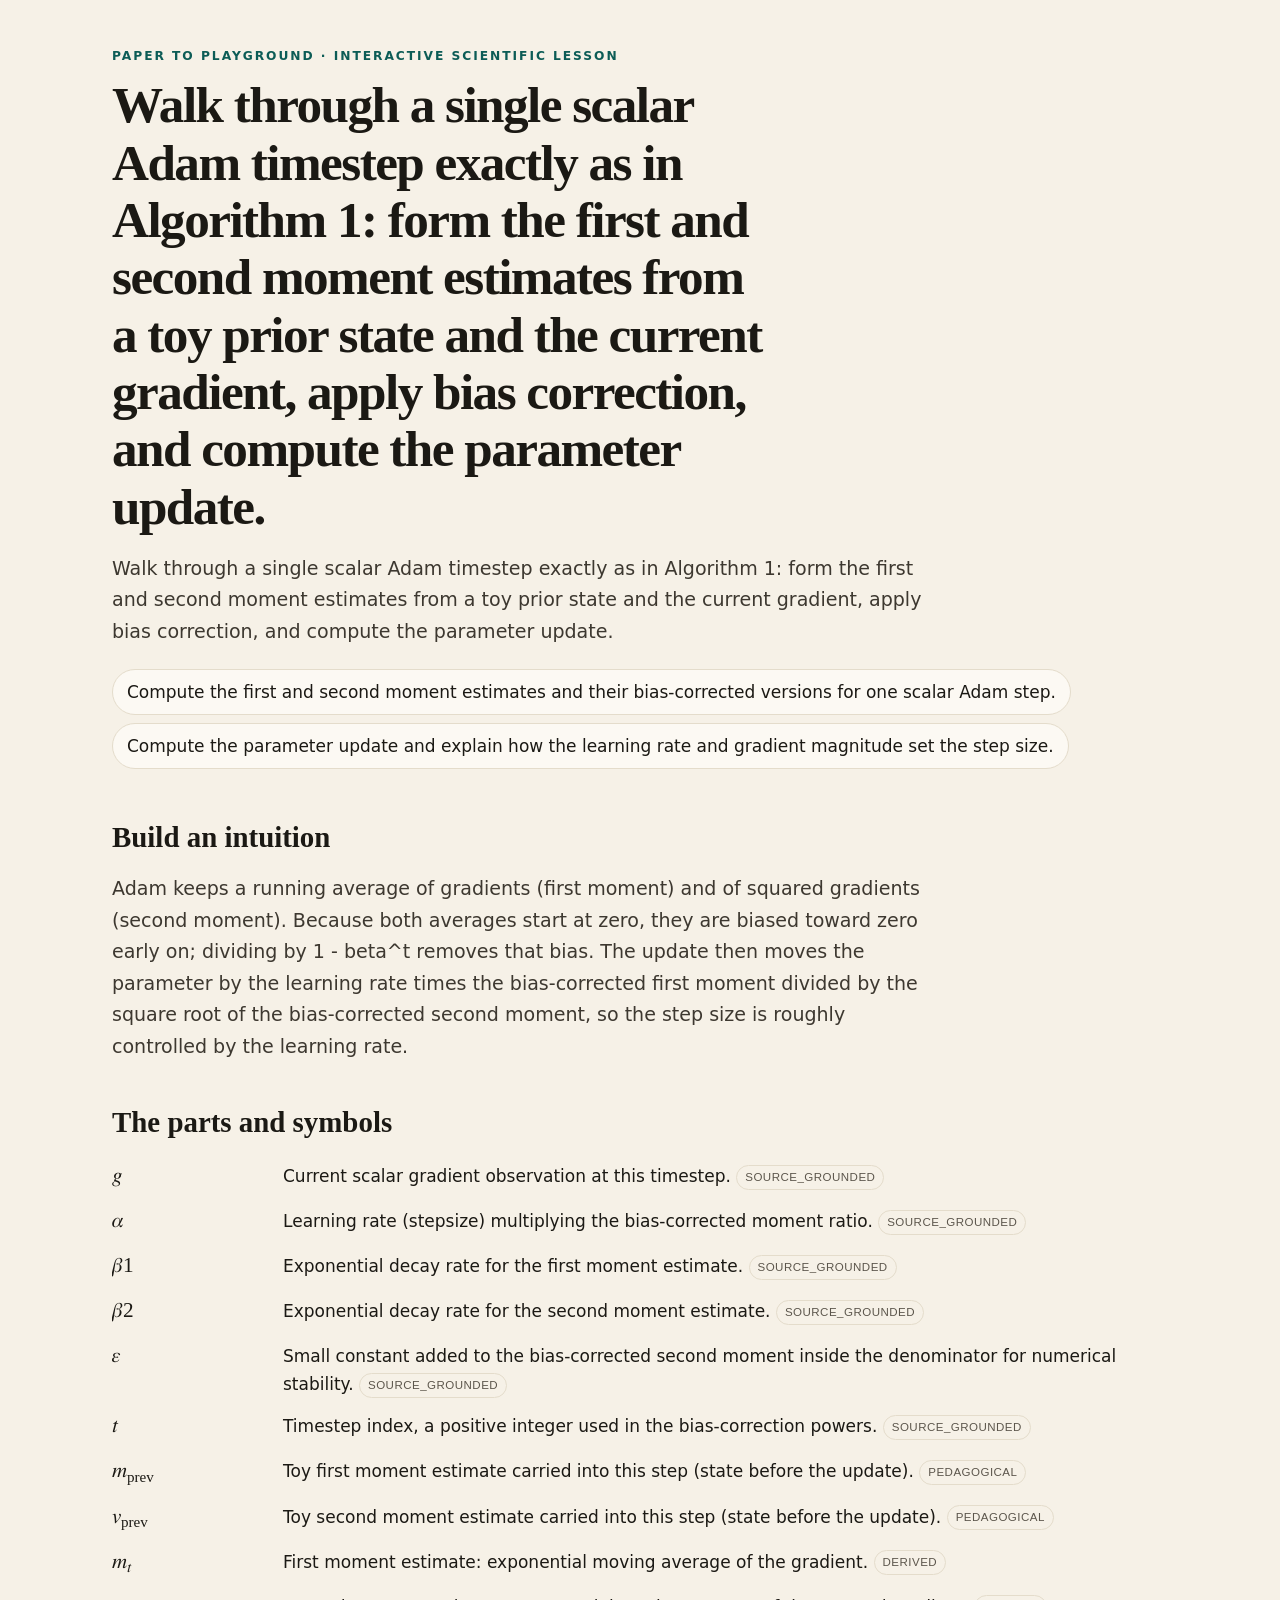
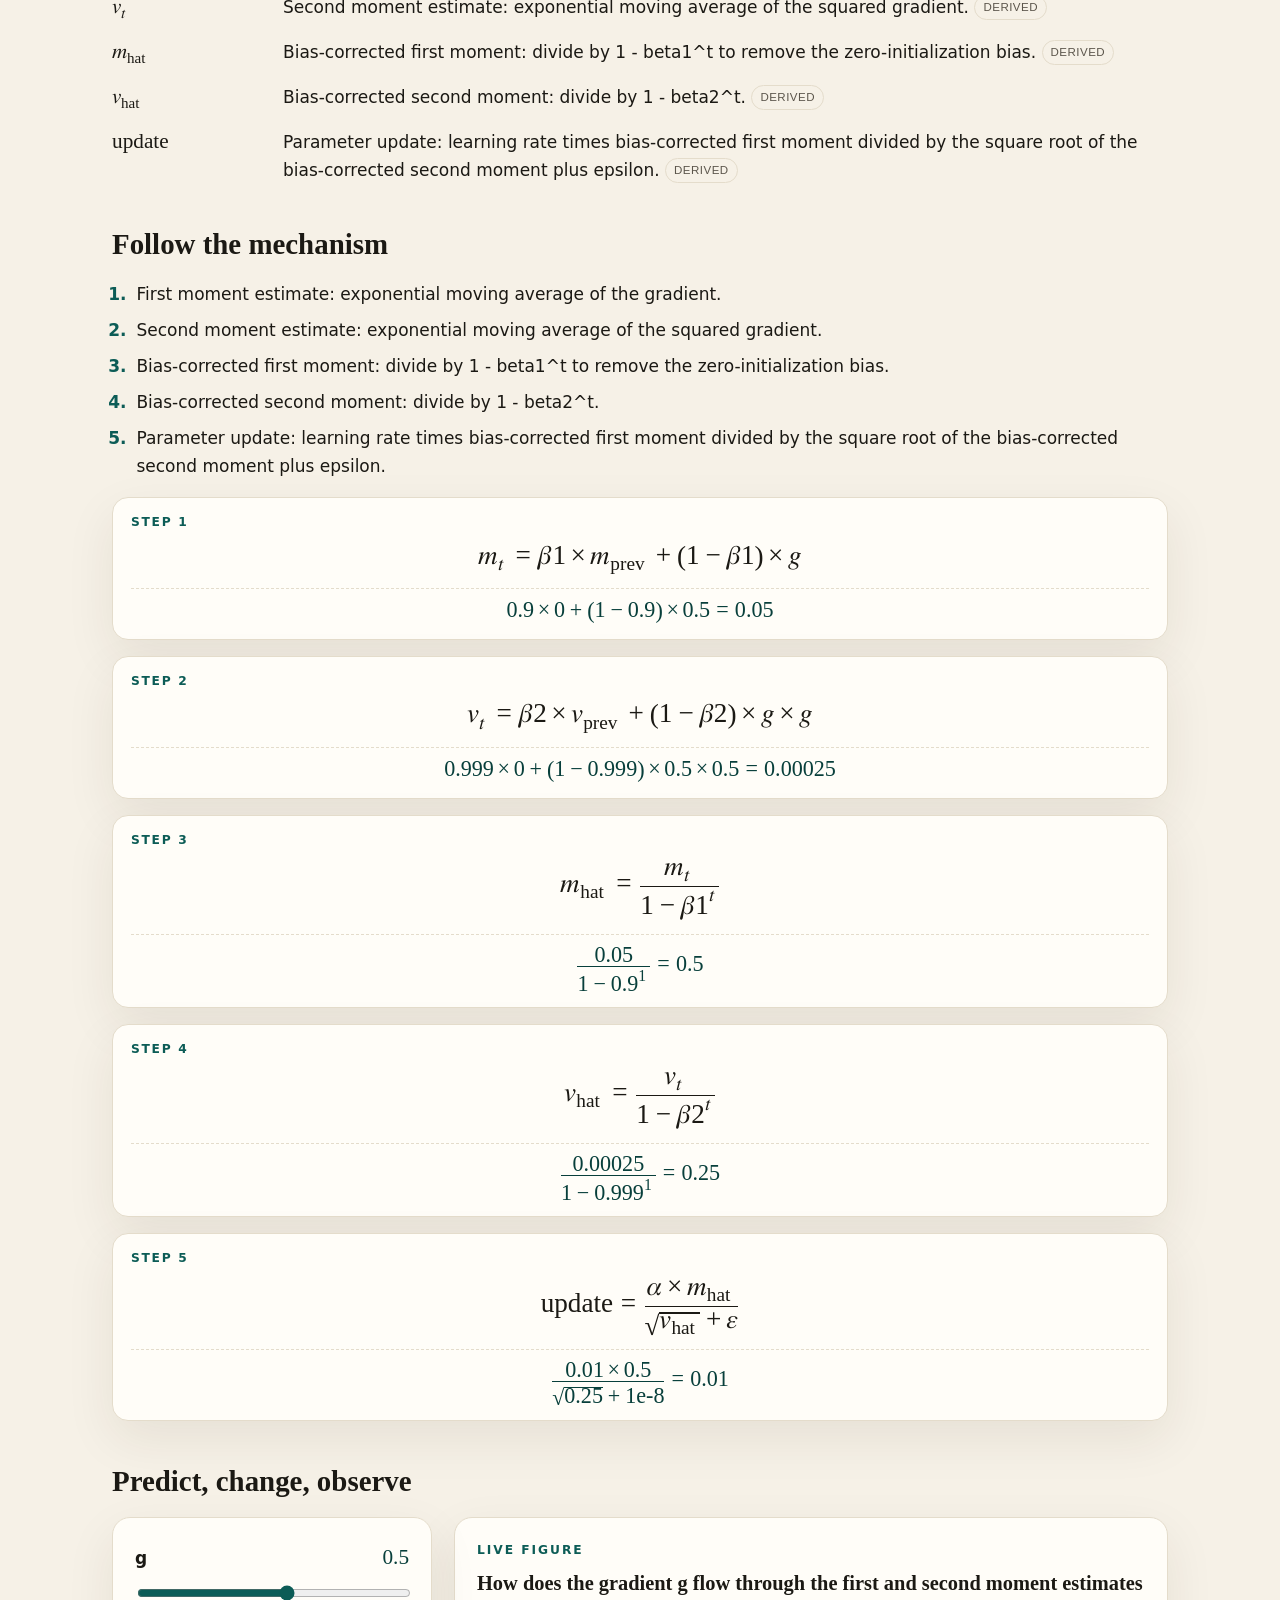
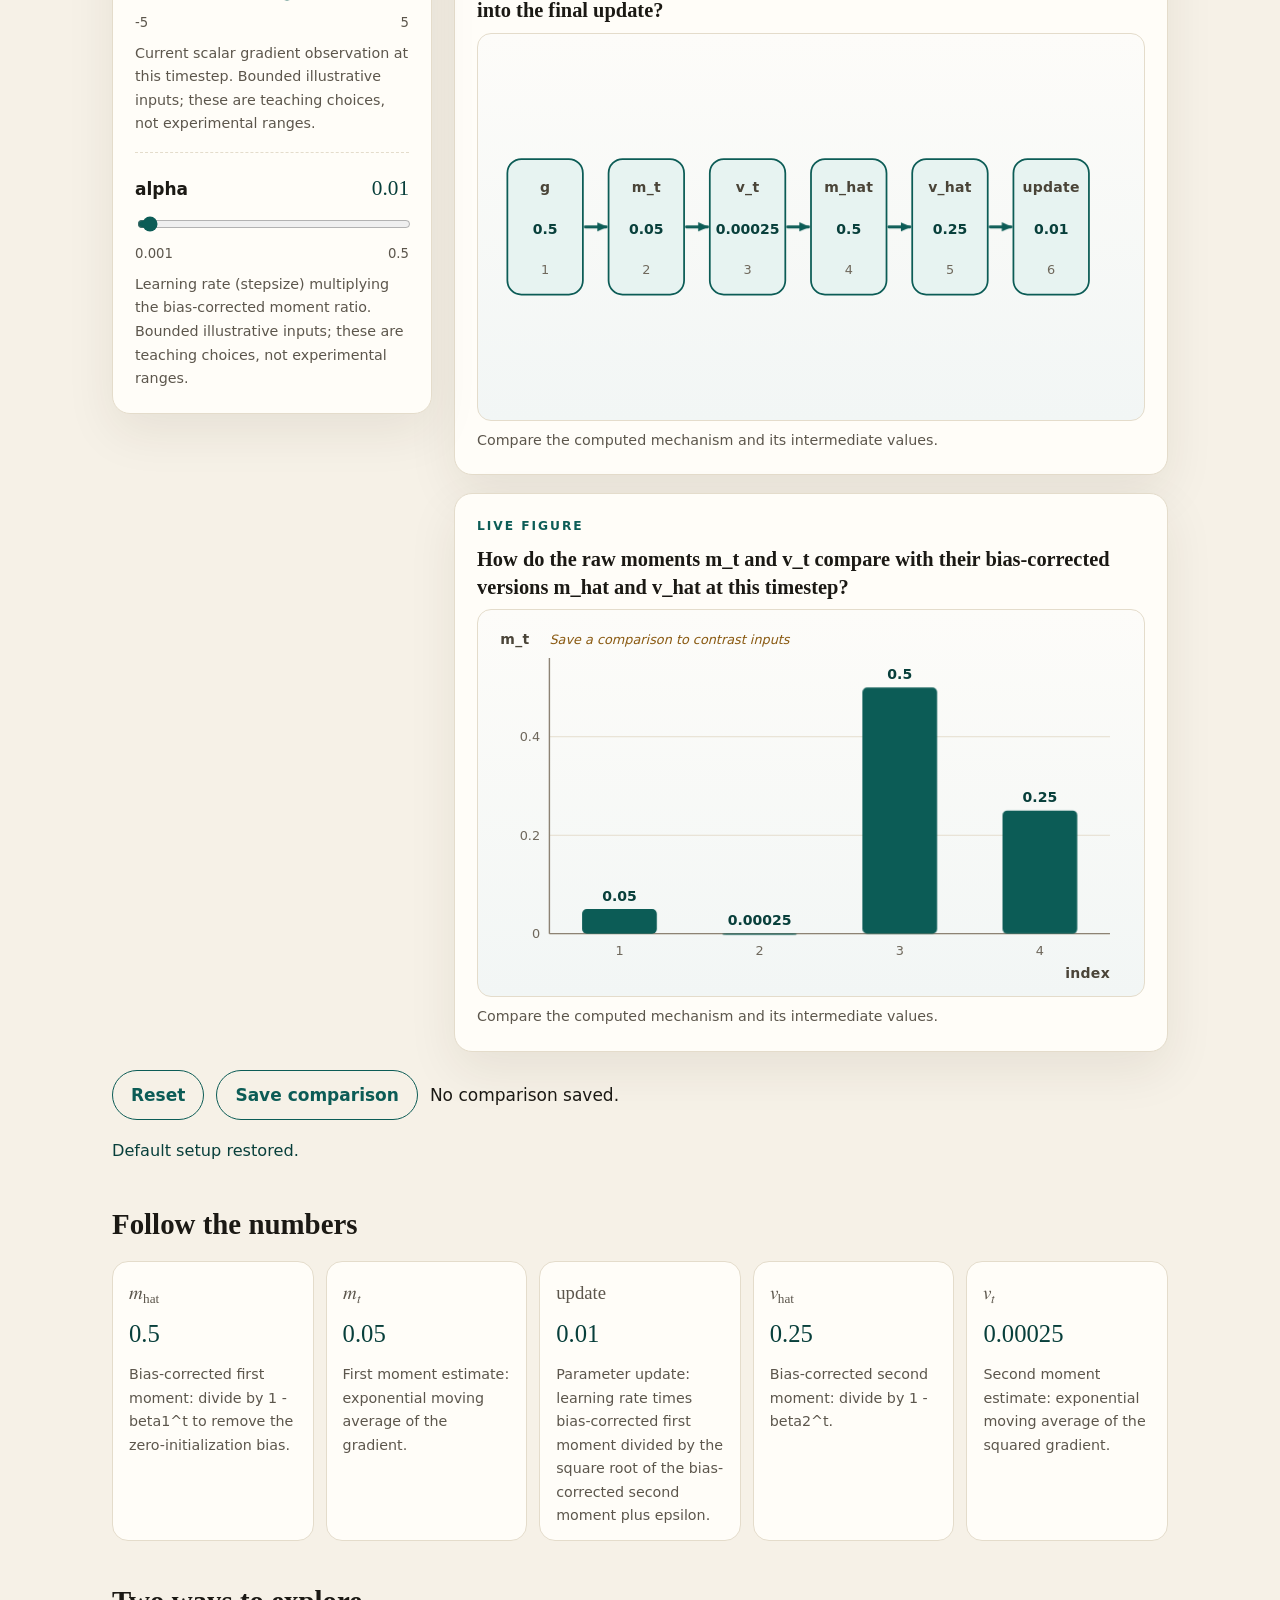
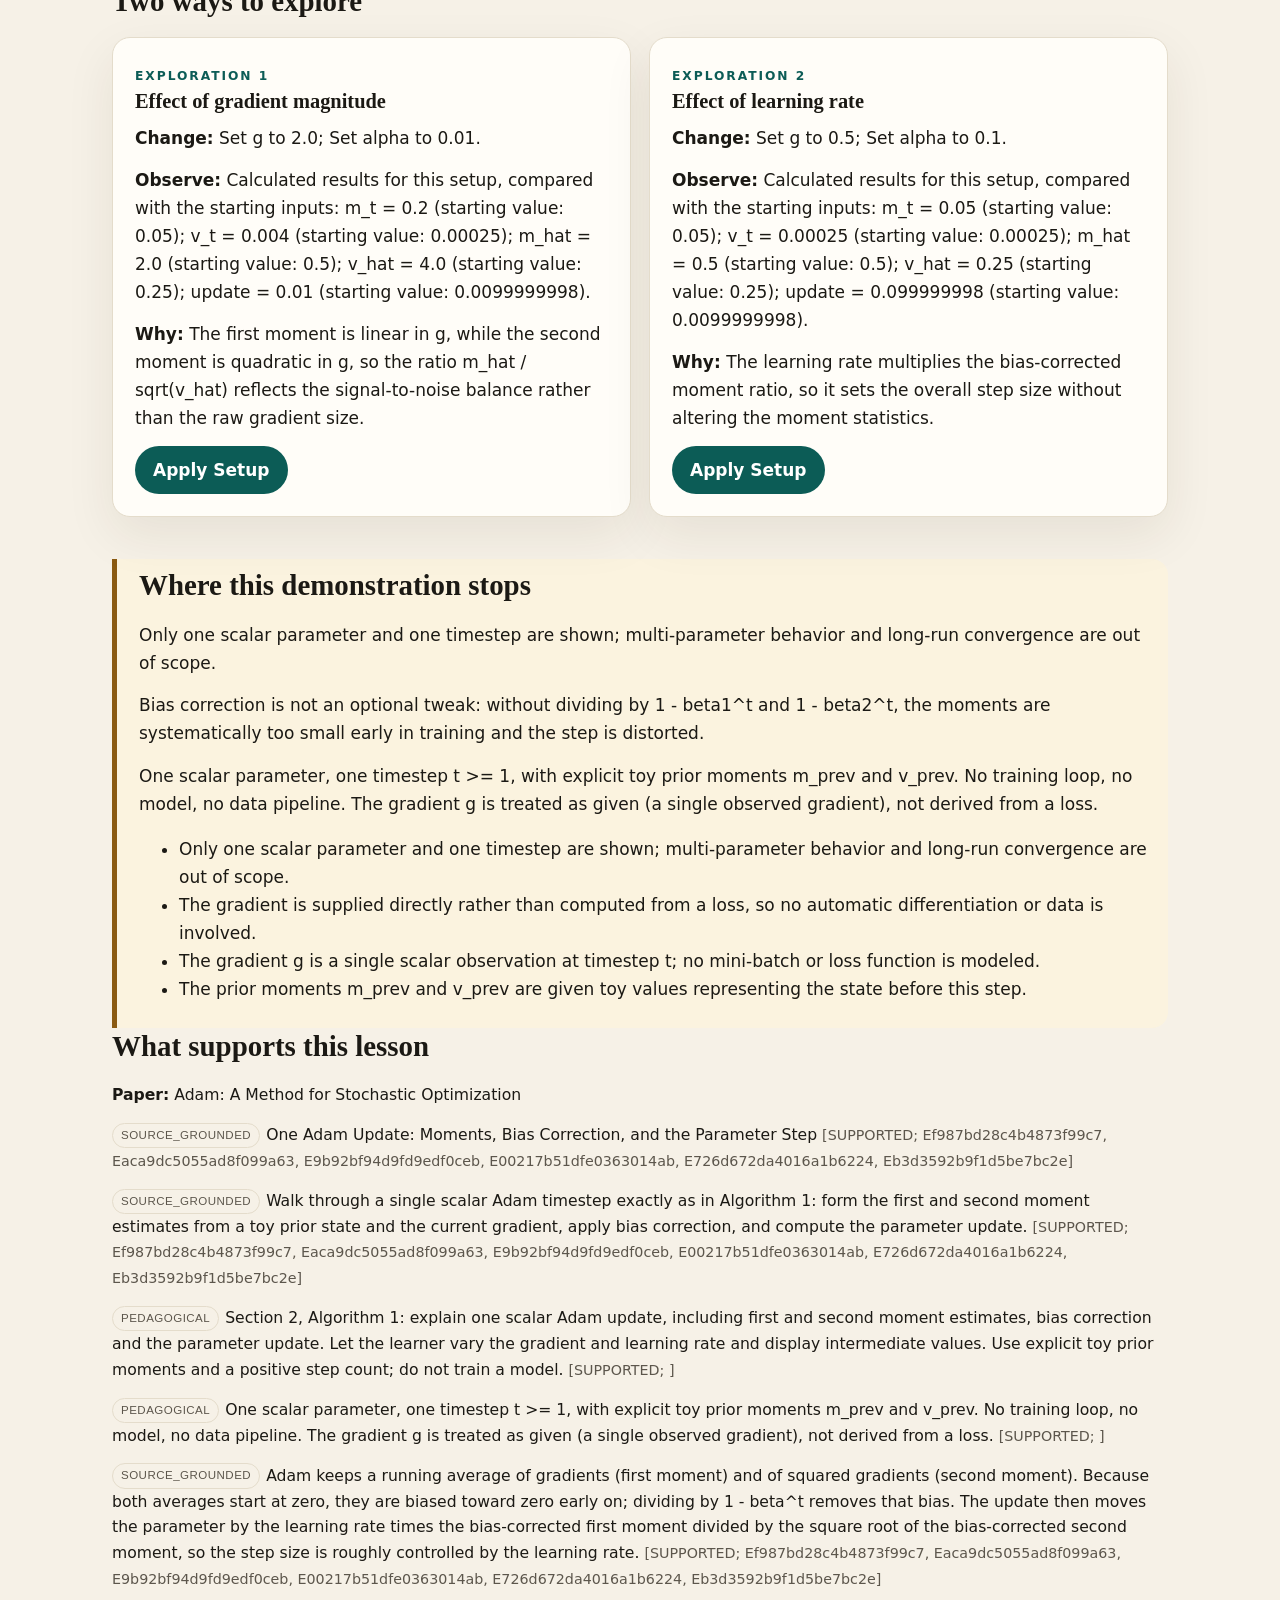
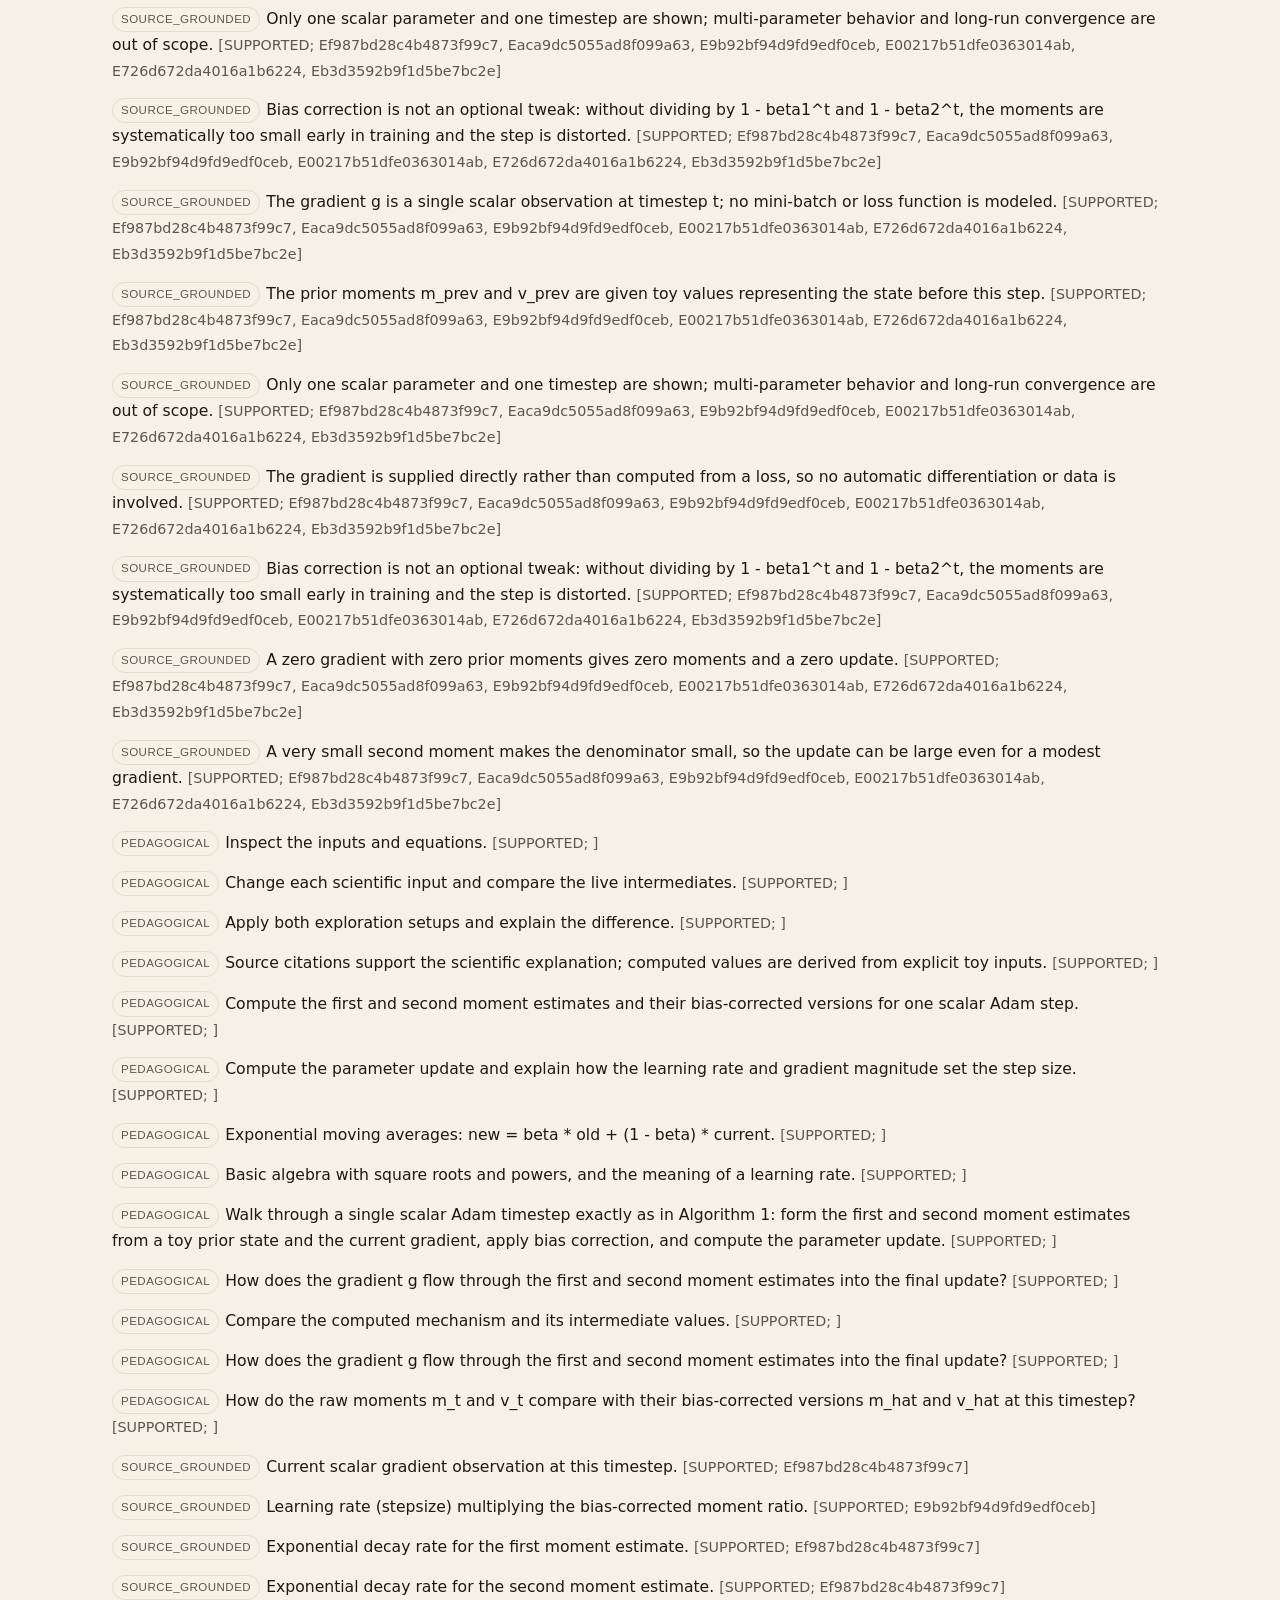
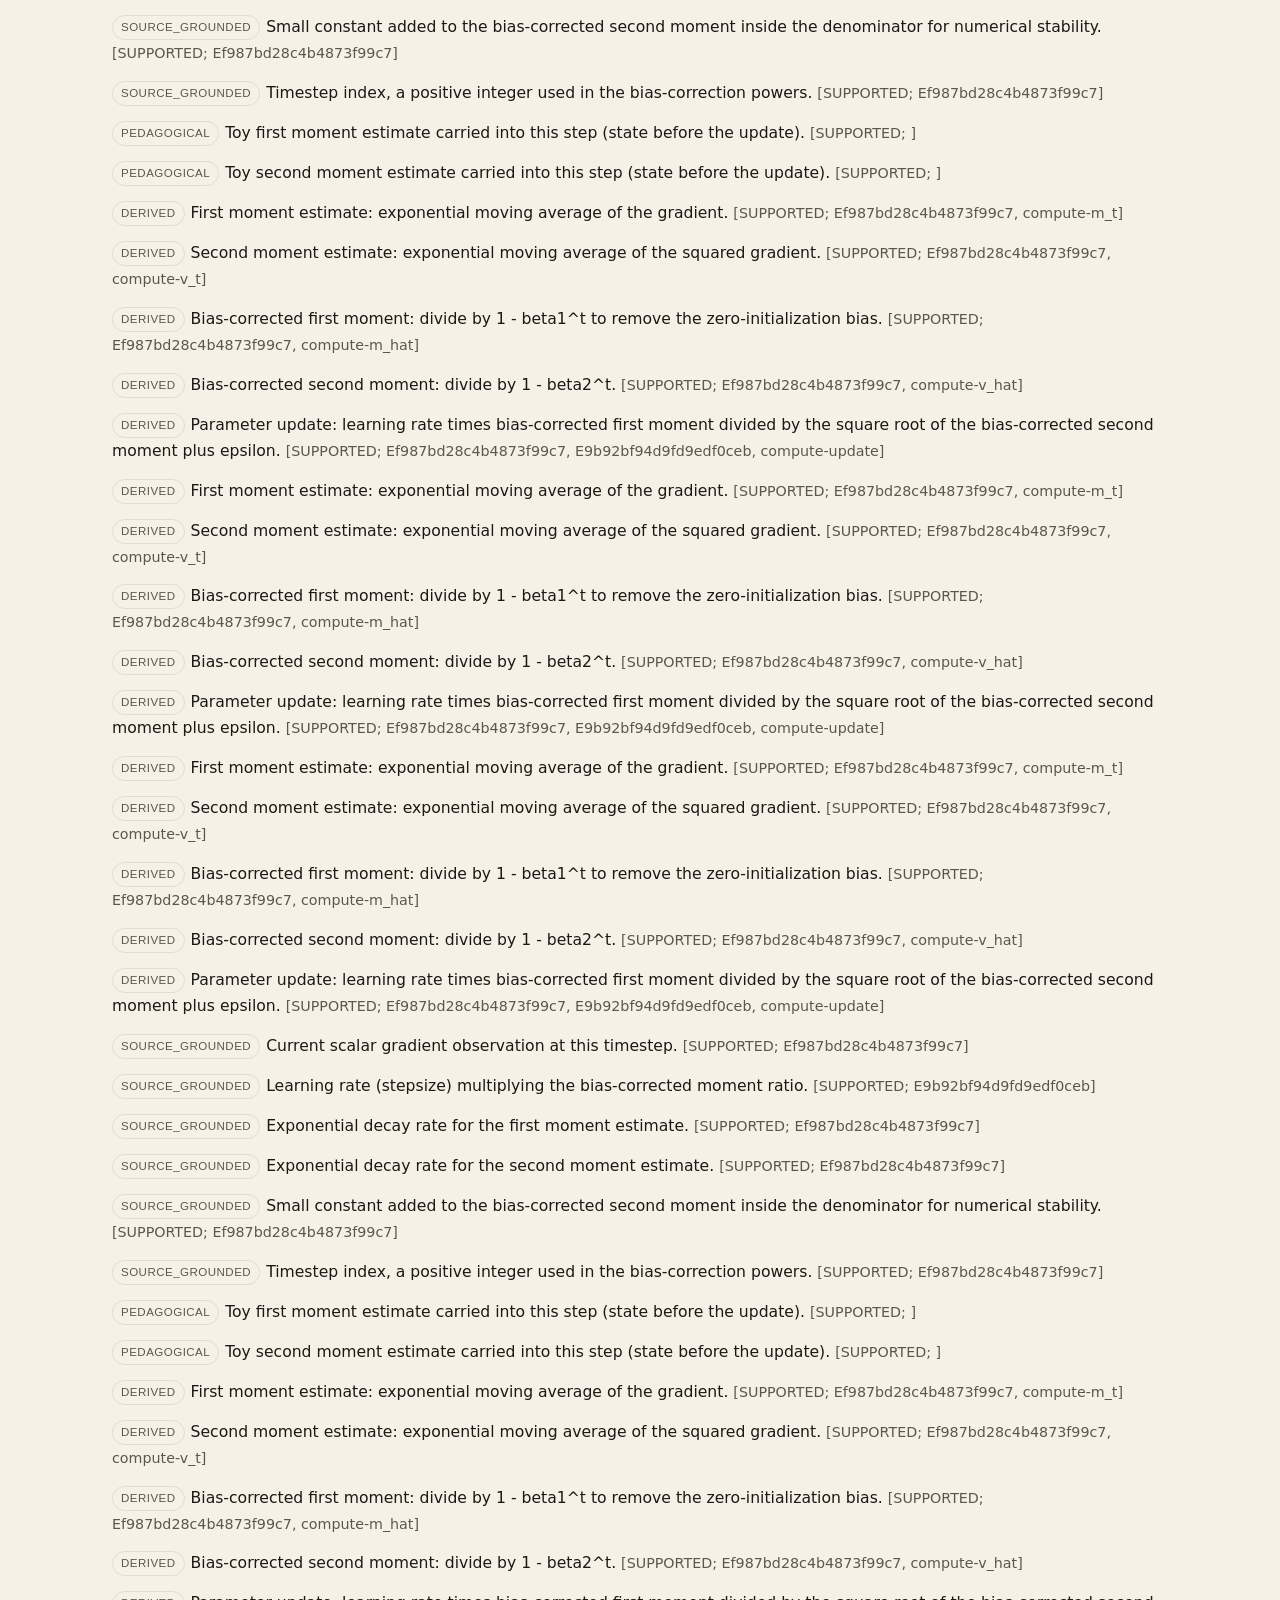
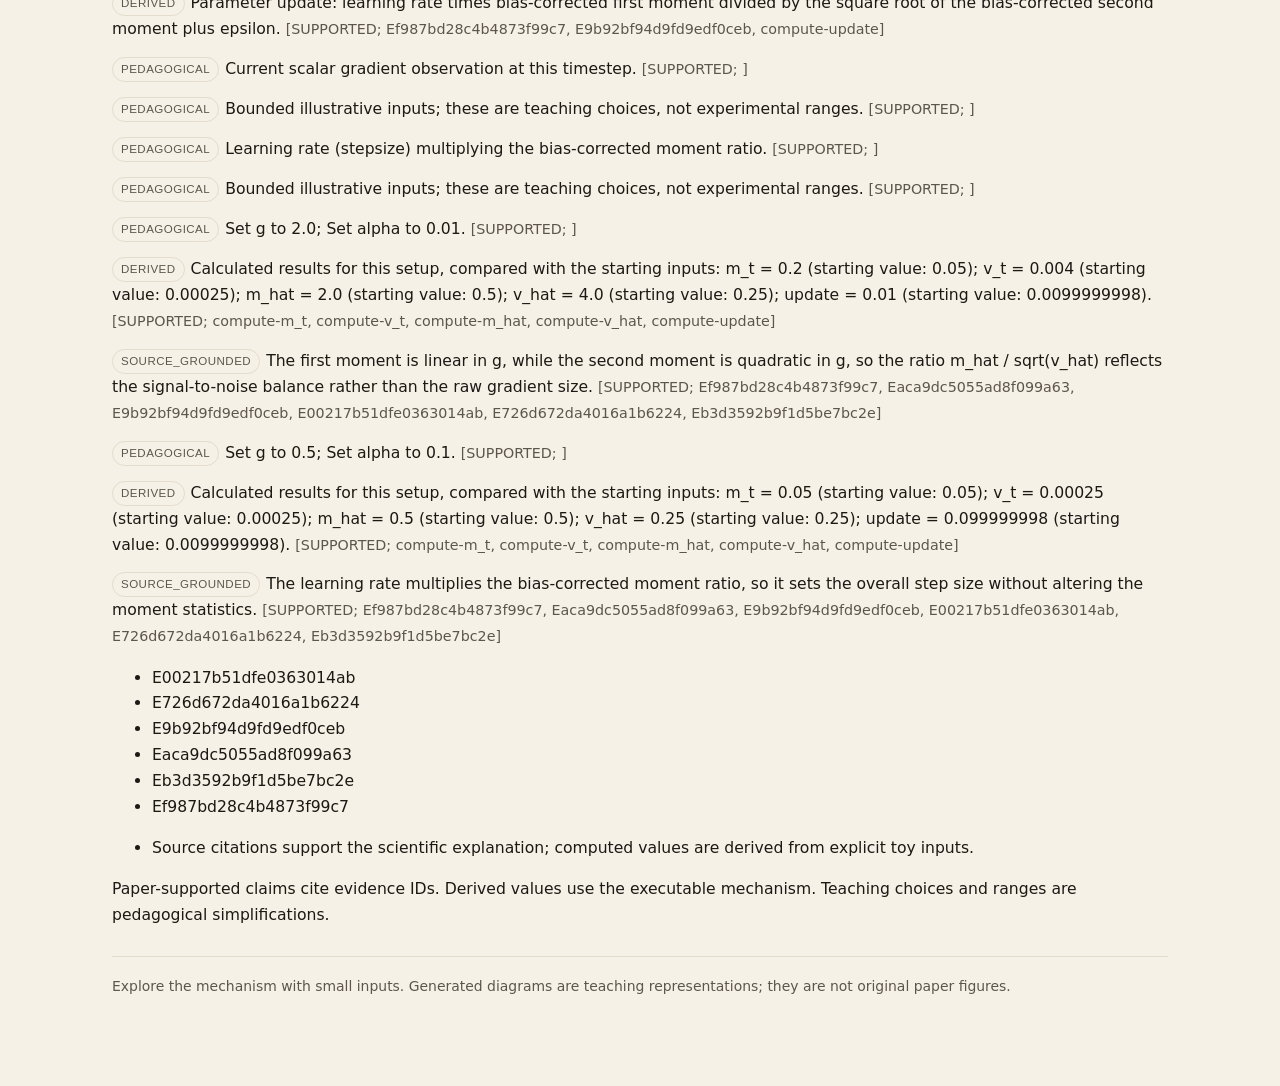
<file: verification/runs/adam-1/index.html>
<!doctype html>
<html lang="en"><head><meta charset="utf-8"><meta name="viewport" content="width=device-width,initial-scale=1">
<title>One Adam Update: Moments, Bias Correction, and the Parameter Step · Paper to Playground</title><style>:root{
  color-scheme:light;
  --ink:#1b1914;
  --muted:#5c564c;
  --accent:#0c5c56;
  --accent-deep:#083f3b;
  --line:#e4dccb;
  --paper:#f6f1e7;
  --panel:#fffdf8;
  --soft:#e7f3f1;
  --gold:#8a5a12;
  --shadow:0 18px 50px rgba(48,36,16,.08);
  font-family:"Segoe UI",system-ui,sans-serif;
  font-size:17px;
  line-height:1.65;
  color:var(--ink);
  background:
    radial-gradient(1200px 500px at 10% -10%, rgba(12,92,86,.08), transparent 55%),
    var(--paper);
}
*{box-sizing:border-box}
body{margin:0;overflow-wrap:anywhere}
main{max-width:1120px;margin:auto;padding:28px 32px 88px}
header{padding:18px 0 8px}
.eyebrow{font-size:.72rem;letter-spacing:.16em;text-transform:uppercase;color:var(--accent);font-weight:750;margin:0 0 10px}
h1{font-family:Palatino,"Palatino Linotype",Georgia,serif;font-size:clamp(2rem,4vw,3.2rem);line-height:1.12;letter-spacing:-.03em;font-weight:600;max-width:26ch;margin:8px 0 18px}
h2{font-family:Palatino,"Palatino Linotype",Georgia,serif;font-size:1.7rem;font-weight:600;line-height:1.25;margin:0 0 18px}
h3{font-family:Palatino,"Palatino Linotype",Georgia,serif;font-size:1.2rem;font-weight:600;line-height:1.35;margin:0 0 8px}
p{margin:8px 0 14px}
a{color:var(--accent)}
.lede{font-size:1.12rem;max-width:68ch;color:#3d3830}
.objectives{display:grid;gap:8px;padding:0;margin:22px 0 0;list-style:none}
.objectives li{background:rgba(255,253,248,.72);border:1px solid var(--line);border-radius:999px;padding:8px 14px;width:fit-content;max-width:100%}
.block{margin:42px 0}
.panel{padding:22px;background:var(--panel);border:1px solid var(--line);border-radius:18px;min-width:0;box-shadow:var(--shadow)}
.playground-grid{display:grid;grid-template-columns:minmax(260px,320px) minmax(0,1fr);gap:22px;align-items:start}
.playground-grid>*{min-width:0}
.controls{display:flex;flex-direction:column;gap:18px;position:sticky;top:16px}
.control{padding-bottom:16px;border-bottom:1px dashed var(--line)}
.control:last-of-type{border-bottom:0;padding-bottom:0}
.control-head{display:flex;justify-content:space-between;align-items:baseline;gap:12px;flex-wrap:wrap}
.control label{font-weight:680;display:block;margin-bottom:4px}
.control input,.control select,.control textarea{width:100%;font:inherit;accent-color:var(--accent)}
.control input:not([type=range]):not([type=checkbox]),.control select,.control textarea{padding:10px 12px;border:1px solid #cabb9f;border-radius:10px;background:#fff;color:var(--ink)}
/* The raw JSON textarea remains the validated source of truth, but learners use the grid. */
.control textarea.array-source{position:absolute;width:1px;height:1px;padding:0;margin:-1px;overflow:hidden;clip:rect(0 0 0 0);white-space:nowrap;border:0}
.control:focus-within .array-grid{outline:2px solid var(--accent);outline-offset:3px}
.array-grid{display:grid;gap:6px;margin:8px 0}
.cell-input{width:100%;font:inherit;font-family:Cambria,"Cambria Math",Georgia,serif;font-size:1.02rem;text-align:center;padding:8px 4px;border:1px solid #cabb9f;border-radius:8px;background:#fff;color:var(--ink);-moz-appearance:textfield}
.cell-input::-webkit-outer-spin-button,.cell-input::-webkit-inner-spin-button{-webkit-appearance:none;margin:0}
.cell-input:focus{border-color:var(--accent);box-shadow:0 0 0 3px rgba(12,92,86,.15);outline:0}
.control input[type=range]{height:30px;padding:0;cursor:pointer}
.range-ends{display:flex;justify-content:space-between;font-size:.78rem;color:var(--muted);margin-top:-4px}
.control input[type=checkbox]{width:22px;height:22px}
.current-value{font-family:Cambria,"Cambria Math",Georgia,serif;font-size:1.25rem;font-variant-numeric:tabular-nums;color:var(--accent-deep);display:block;margin:0}
.current-value.math-value math{font-size:1rem}
.control[data-kind=vector] .current-value,.control[data-kind=matrix] .current-value{display:none}
.hint,.caption{font-size:.84rem;color:var(--muted);margin:8px 0 0}
button{font:inherit;font-weight:680;border:0;border-radius:999px;background:var(--accent);color:#fff;padding:10px 18px;cursor:pointer;min-height:44px}
button.secondary{background:transparent;color:var(--accent);border:1px solid var(--accent)}
button:hover{background:var(--accent-deep);color:#fff}
:focus-visible{outline:3px solid #b86112;outline-offset:3px}
.toolbar{display:flex;gap:12px;flex-wrap:wrap;align-items:center;margin:18px 0}
.stage{display:grid;gap:18px}
.visual{width:100%;overflow:hidden;min-height:220px;background:linear-gradient(180deg,#fdfcf9,#f2f6f5);border:1px solid var(--line);border-radius:14px;padding:6px}
.visual svg{width:100%;height:auto;display:block}
.visual text{font-family:"Segoe UI",system-ui,sans-serif;font-size:12px;fill:var(--ink)}
.visual .tick{fill:#6f685c;font-size:11px}
.visual .axis-label{fill:#4a4438;font-size:12px;font-weight:650;letter-spacing:.02em}
.visual .value{fill:var(--accent-deep);font-weight:700;font-size:12px}
.visual .note{fill:var(--gold);font-size:11px;font-style:italic}
.grid{stroke:#e4ddcd;stroke-width:1}
.mark{fill:var(--accent);transition:height .35s ease,y .35s ease,cx .35s ease,cy .35s ease}
.mark:hover{fill:var(--accent-deep)}
.cell{fill:var(--accent)}
.cell.negative{fill:#b65d2e}
.cell-label{fill:var(--ink);font-weight:700;font-size:13px}
.cell-label.light{fill:#fff}
.curve{stroke:var(--accent);stroke-width:2.5;fill:none;stroke-linejoin:round;stroke-linecap:round}
.area{fill:rgba(12,92,86,.10)}
.arrowhead{fill:var(--accent)}
.axis{stroke:#8d8374;stroke-width:1.2}
.flow-cell{fill:var(--soft);stroke:var(--accent);stroke-width:1.5}
.active-cell{fill:#f3d48a;stroke:var(--gold);stroke-width:3}
.mark,.cell,.curve,.area{animation:rise .5s ease both}
@keyframes rise{from{opacity:0;transform:translateY(6px)}to{opacity:1;transform:none}}
.outputs{display:grid;grid-template-columns:repeat(auto-fit,minmax(180px,1fr));gap:12px}
.output{background:var(--panel);border:1px solid var(--line);padding:16px 16px 12px;border-radius:16px;overflow-wrap:anywhere;min-width:0}
.output .symbol{display:block;max-width:100%;overflow-x:auto;font-family:Cambria,"Cambria Math",Georgia,serif;font-size:1.1rem;color:var(--muted)}
.output output{display:block;margin-top:6px;font-family:Cambria,"Cambria Math",Georgia,serif;font-size:1.45rem;font-variant-numeric:tabular-nums;color:var(--accent-deep);overflow-x:auto}
.output output.has-math{font-size:.8rem;color:var(--muted);overflow-wrap:anywhere}
.output .math-view{font-family:Cambria,"Cambria Math",Georgia,serif;color:var(--accent-deep);overflow-x:auto;margin-top:4px}
.output .math-view math{font-size:1.15rem}
.output .math-view:empty{display:none}
.output output.tick{animation:tick .35s ease}
@keyframes tick{from{transform:translateY(3px);opacity:.4}to{transform:none;opacity:1}}
.equation-panel{min-width:0;max-width:100%;background:var(--panel);border:1px solid var(--line);border-radius:16px;margin-top:16px;padding:14px 18px 10px;box-shadow:var(--shadow)}
.equation-label{font-size:.72rem;letter-spacing:.14em;text-transform:uppercase;color:var(--accent);font-weight:750;margin:0 0 6px}
.equation{font-family:Cambria,"Cambria Math",Georgia,serif;overflow-x:auto;overflow-y:hidden;display:block;width:0;min-width:100%;max-width:100%;padding:6px 0;margin:0;text-align:center}
.equation math{font-size:1.6rem}
.equation.substituted{border-top:1px dashed var(--line);margin-top:8px;padding-top:12px}
.equation.substituted math{color:var(--accent-deep)}
/* Plain-text substitution is retained for assistive tech and validators. */
.substitution{position:absolute;width:1px;height:1px;overflow:hidden;clip:rect(0 0 0 0);white-space:nowrap;margin:-1px;padding:0;border:0}
math{font-family:"Cambria Math","Latin Modern Math","STIX Two Math","Libertinus Math","Noto Sans Math","Segoe UI Symbol",serif}
math mtable{font-size:1em}
math mtd{padding:.18em .55em}
.equation.substituted math{font-size:1.3rem}
.equation.substituted mtable{font-size:.92em}
dl.symbols{display:grid;grid-template-columns:minmax(0,9rem) minmax(0,1fr);gap:10px 18px;align-items:baseline}
dl.symbols dt,dl.symbols dd{min-width:0;overflow-wrap:anywhere}
dl.symbols dt{overflow-x:auto;max-width:100%}
dt{font-family:Cambria,"Cambria Math",Georgia,serif;font-size:1.25rem}
dd{margin:0}
dt math{font-size:1.25rem}
.steps{padding-left:1.2rem}
.steps li{margin:8px 0;padding-left:4px}
.steps li::marker{color:var(--accent);font-weight:700}
.explorations{display:grid;grid-template-columns:1fr 1fr;gap:18px}
.exploration[data-active=true]{border-color:var(--accent);box-shadow:0 0 0 3px rgba(12,92,86,.15)}
.callout{border:0;border-left:5px solid var(--gold);background:#fbf3df;border-radius:0 16px 16px 0;padding:8px 8px 8px 22px}
.grounding{font-size:.92rem}
.badge{display:inline-block;font-family:"Segoe UI",sans-serif;font-size:.68rem;letter-spacing:.04em;border:1px solid var(--line);border-radius:999px;padding:2px 8px;margin-right:6px;color:var(--muted);vertical-align:middle}
.status{min-height:1.6em;color:var(--accent-deep);font-size:.95rem}
[aria-invalid=true]{outline:2px solid #a43119}
footer{border-top:1px solid var(--line);margin-top:28px;padding-top:18px;font-size:.82rem;color:var(--muted)}
@media(max-width:720px){
  main{padding:20px 16px 56px}
  .playground-grid,.explorations{grid-template-columns:1fr}
  .controls{position:static}
  .panel{padding:16px}
  .equation math{font-size:1.25rem}
  h1{max-width:none}
}
@media(max-width:380px){
  .outputs{grid-template-columns:1fr}
  dl.symbols{grid-template-columns:1fr;gap:2px 0}
  dl.symbols dd{margin-bottom:12px}
}
@media(prefers-reduced-motion:reduce){*{scroll-behavior:auto;animation:none}}
</style></head>
<body><main><header data-role="central-question"><div class="eyebrow">Paper to Playground · Interactive scientific lesson</div>
<h1>Walk through a single scalar Adam timestep exactly as in Algorithm 1: form the first and second moment estimates from a toy prior state and the current gradient, apply bias correction, and compute the parameter update.</h1><p class="lede">Walk through a single scalar Adam timestep exactly as in Algorithm 1: form the first and second moment estimates from a toy prior state and the current gradient, apply bias correction, and compute the parameter update.</p><ul class="objectives"><li data-objective-id="0">Compute the first and second moment estimates and their bias-corrected versions for one scalar Adam step.</li><li data-objective-id="1">Compute the parameter update and explain how the learning rate and gradient magnitude set the step size.</li></ul></header>
<section class="block" data-role="intuition"><h2>Build an intuition</h2><p class="lede">Adam keeps a running average of gradients (first moment) and of squared gradients (second moment). Because both averages start at zero, they are biased toward zero early on; dividing by 1 - beta^t removes that bias. The update then moves the parameter by the learning rate times the bias-corrected first moment divided by the square root of the bias-corrected second moment, so the step size is roughly controlled by the learning rate.</p></section>
<section class="block" data-role="symbols"><h2>The parts and symbols</h2><dl class="symbols"><dt data-variable-id="var-g" data-symbol="g">g</dt><dd>Current scalar gradient observation at this timestep. <span class="badge">SOURCE_GROUNDED</span></dd><dt data-variable-id="var-alpha" data-symbol="alpha">alpha</dt><dd>Learning rate (stepsize) multiplying the bias-corrected moment ratio. <span class="badge">SOURCE_GROUNDED</span></dd><dt data-variable-id="var-beta1" data-symbol="beta1">beta1</dt><dd>Exponential decay rate for the first moment estimate. <span class="badge">SOURCE_GROUNDED</span></dd><dt data-variable-id="var-beta2" data-symbol="beta2">beta2</dt><dd>Exponential decay rate for the second moment estimate. <span class="badge">SOURCE_GROUNDED</span></dd><dt data-variable-id="var-epsilon" data-symbol="epsilon">epsilon</dt><dd>Small constant added to the bias-corrected second moment inside the denominator for numerical stability. <span class="badge">SOURCE_GROUNDED</span></dd><dt data-variable-id="var-t" data-symbol="t">t</dt><dd>Timestep index, a positive integer used in the bias-correction powers. <span class="badge">SOURCE_GROUNDED</span></dd><dt data-variable-id="var-m_prev" data-symbol="m_prev">m_prev</dt><dd>Toy first moment estimate carried into this step (state before the update). <span class="badge">PEDAGOGICAL</span></dd><dt data-variable-id="var-v_prev" data-symbol="v_prev">v_prev</dt><dd>Toy second moment estimate carried into this step (state before the update). <span class="badge">PEDAGOGICAL</span></dd><dt data-variable-id="var-m_t" data-symbol="m_t">m_t</dt><dd>First moment estimate: exponential moving average of the gradient. <span class="badge">DERIVED</span></dd><dt data-variable-id="var-v_t" data-symbol="v_t">v_t</dt><dd>Second moment estimate: exponential moving average of the squared gradient. <span class="badge">DERIVED</span></dd><dt data-variable-id="var-m_hat" data-symbol="m_hat">m_hat</dt><dd>Bias-corrected first moment: divide by 1 - beta1^t to remove the zero-initialization bias. <span class="badge">DERIVED</span></dd><dt data-variable-id="var-v_hat" data-symbol="v_hat">v_hat</dt><dd>Bias-corrected second moment: divide by 1 - beta2^t. <span class="badge">DERIVED</span></dd><dt data-variable-id="var-update" data-symbol="update">update</dt><dd>Parameter update: learning rate times bias-corrected first moment divided by the square root of the bias-corrected second moment plus epsilon. <span class="badge">DERIVED</span></dd></dl></section>
<section class="block" data-role="mechanism"><h2>Follow the mechanism</h2><ol class="steps"><li data-mechanism-id="step-m_t">First moment estimate: exponential moving average of the gradient.</li><li data-mechanism-id="step-v_t">Second moment estimate: exponential moving average of the squared gradient.</li><li data-mechanism-id="step-m_hat">Bias-corrected first moment: divide by 1 - beta1^t to remove the zero-initialization bias.</li><li data-mechanism-id="step-v_hat">Bias-corrected second moment: divide by 1 - beta2^t.</li><li data-mechanism-id="step-update">Parameter update: learning rate times bias-corrected first moment divided by the square root of the bias-corrected second moment plus epsilon.</li></ol><div class="equation-panel" id="equation-compute-m_t" data-computation-id="compute-m_t" data-depends-on="var-beta1 var-g var-m_prev"><p class="equation-label">Step 1</p><p class="equation" data-role="equation"></p><p class="equation substituted" data-role="substituted"></p><p class="substitution" data-role="substitution"></p></div><div class="equation-panel" id="equation-compute-v_t" data-computation-id="compute-v_t" data-depends-on="var-beta2 var-g var-v_prev"><p class="equation-label">Step 2</p><p class="equation" data-role="equation"></p><p class="equation substituted" data-role="substituted"></p><p class="substitution" data-role="substitution"></p></div><div class="equation-panel" id="equation-compute-m_hat" data-computation-id="compute-m_hat" data-depends-on="var-beta1 var-m_t var-t"><p class="equation-label">Step 3</p><p class="equation" data-role="equation"></p><p class="equation substituted" data-role="substituted"></p><p class="substitution" data-role="substitution"></p></div><div class="equation-panel" id="equation-compute-v_hat" data-computation-id="compute-v_hat" data-depends-on="var-beta2 var-t var-v_t"><p class="equation-label">Step 4</p><p class="equation" data-role="equation"></p><p class="equation substituted" data-role="substituted"></p><p class="substitution" data-role="substitution"></p></div><div class="equation-panel" id="equation-compute-update" data-computation-id="compute-update" data-depends-on="var-alpha var-epsilon var-m_hat var-v_hat"><p class="equation-label">Step 5</p><p class="equation" data-role="equation"></p><p class="equation substituted" data-role="substituted"></p><p class="substitution" data-role="substitution"></p></div></section>
<section class="block" data-role="playground"><h2>Predict, change, observe</h2><div class="playground-grid"><div class="panel controls"><div class="control" data-kind="slider"><div class="control-head"><label for="input-0">g</label><output id="value-0" class="current-value">0.5</output></div><input id="input-0" data-control-id="control-g" data-variable-id="var-g" data-depends-on="var-g" aria-describedby="value-0 hint-0" type="range" value="0.5" min="-5" max="5" step="any"><div class="range-ends"><span>-5</span><span>5</span></div><p id="hint-0" class="hint">Current scalar gradient observation at this timestep. Bounded illustrative inputs; these are teaching choices, not experimental ranges.</p></div><div class="control" data-kind="slider"><div class="control-head"><label for="input-1">alpha</label><output id="value-1" class="current-value">0.01</output></div><input id="input-1" data-control-id="control-alpha" data-variable-id="var-alpha" data-depends-on="var-alpha" aria-describedby="value-1 hint-1" type="range" value="0.01" min="0.001" max="0.5" step="any"><div class="range-ends"><span>0.001</span><span>0.5</span></div><p id="hint-1" class="hint">Learning rate (stepsize) multiplying the bias-corrected moment ratio. Bounded illustrative inputs; these are teaching choices, not experimental ranges.</p></div></div><div class="stage"><article class="panel figure"><p class="eyebrow">Live figure</p><h3>How does the gradient g flow through the first and second moment estimates into the final update?</h3><div class="visual" data-visual-id="visual-1" data-depends-on="var-g var-m_t var-v_t var-m_hat var-v_hat var-update"></div><p class="caption">Compare the computed mechanism and its intermediate values.</p></article><article class="panel figure"><p class="eyebrow">Live figure</p><h3>How do the raw moments m_t and v_t compare with their bias-corrected versions m_hat and v_hat at this timestep?</h3><div class="visual" data-visual-id="visual-2" data-depends-on="var-m_t var-v_t var-m_hat var-v_hat"></div><p class="caption">Compare the computed mechanism and its intermediate values.</p></article></div></div>
<div class="toolbar"><button class="secondary" data-role="reset">Reset</button><button class="secondary" data-role="save-comparison">Save comparison</button><span data-role="comparison-status"></span></div><p class="status" role="status" aria-live="polite" data-role="status"></p></section>
<section class="block" data-role="intermediates"><h2>Follow the numbers</h2><div class="outputs"><div class="output"><span class="symbol" data-symbol="m_hat">m_hat</span><output data-output-id="var-m_hat" data-variable-id="var-m_hat" data-depends-on="var-m_hat" aria-live="polite"></output><div class="math-view" data-math-for="var-m_hat" aria-hidden="true"></div><p class="hint">Bias-corrected first moment: divide by 1 - beta1^t to remove the zero-initialization bias.</p></div><div class="output"><span class="symbol" data-symbol="m_t">m_t</span><output data-output-id="var-m_t" data-variable-id="var-m_t" data-depends-on="var-m_t" aria-live="polite"></output><div class="math-view" data-math-for="var-m_t" aria-hidden="true"></div><p class="hint">First moment estimate: exponential moving average of the gradient.</p></div><div class="output"><span class="symbol" data-symbol="update">update</span><output data-output-id="var-update" data-variable-id="var-update" data-depends-on="var-update" aria-live="polite"></output><div class="math-view" data-math-for="var-update" aria-hidden="true"></div><p class="hint">Parameter update: learning rate times bias-corrected first moment divided by the square root of the bias-corrected second moment plus epsilon.</p></div><div class="output"><span class="symbol" data-symbol="v_hat">v_hat</span><output data-output-id="var-v_hat" data-variable-id="var-v_hat" data-depends-on="var-v_hat" aria-live="polite"></output><div class="math-view" data-math-for="var-v_hat" aria-hidden="true"></div><p class="hint">Bias-corrected second moment: divide by 1 - beta2^t.</p></div><div class="output"><span class="symbol" data-symbol="v_t">v_t</span><output data-output-id="var-v_t" data-variable-id="var-v_t" data-depends-on="var-v_t" aria-live="polite"></output><div class="math-view" data-math-for="var-v_t" aria-hidden="true"></div><p class="hint">Second moment estimate: exponential moving average of the squared gradient.</p></div></div></section>
<section class="block" data-role="explorations"><h2>Two ways to explore</h2><div class="explorations"><article class="panel exploration" data-exploration-id="explore-1"><span class="eyebrow">Exploration 1</span><h3>Effect of gradient magnitude</h3><p><strong>Change:</strong> Set g to 2.0; Set alpha to 0.01.</p><p><strong>Observe:</strong> Calculated results for this setup, compared with the starting inputs: m_t = 0.2 (starting value: 0.05); v_t = 0.004 (starting value: 0.00025); m_hat = 2.0 (starting value: 0.5); v_hat = 4.0 (starting value: 0.25); update = 0.01 (starting value: 0.0099999998).</p><p><strong>Why:</strong> The first moment is linear in g, while the second moment is quadratic in g, so the ratio m_hat / sqrt(v_hat) reflects the signal-to-noise balance rather than the raw gradient size.</p><button data-role="apply-setup" data-setup-id="explore-1">Apply Setup</button></article><article class="panel exploration" data-exploration-id="explore-2"><span class="eyebrow">Exploration 2</span><h3>Effect of learning rate</h3><p><strong>Change:</strong> Set g to 0.5; Set alpha to 0.1.</p><p><strong>Observe:</strong> Calculated results for this setup, compared with the starting inputs: m_t = 0.05 (starting value: 0.05); v_t = 0.00025 (starting value: 0.00025); m_hat = 0.5 (starting value: 0.5); v_hat = 0.25 (starting value: 0.25); update = 0.099999998 (starting value: 0.0099999998).</p><p><strong>Why:</strong> The learning rate multiplies the bias-corrected moment ratio, so it sets the overall step size without altering the moment statistics.</p><button data-role="apply-setup" data-setup-id="explore-2">Apply Setup</button></article></div></section>
<section data-role="limitation" class="callout"><h2>Where this demonstration stops</h2><p>Only one scalar parameter and one timestep are shown; multi-parameter behavior and long-run convergence are out of scope.</p>
<p>Bias correction is not an optional tweak: without dividing by 1 - beta1^t and 1 - beta2^t, the moments are systematically too small early in training and the step is distorted.</p><p>One scalar parameter, one timestep t &gt;= 1, with explicit toy prior moments m_prev and v_prev. No training loop, no model, no data pipeline. The gradient g is treated as given (a single observed gradient), not derived from a loss.</p>
<ul><li>Only one scalar parameter and one timestep are shown; multi-parameter behavior and long-run convergence are out of scope.</li><li>The gradient is supplied directly rather than computed from a loss, so no automatic differentiation or data is involved.</li><li>The gradient g is a single scalar observation at timestep t; no mini-batch or loss function is modeled.</li><li>The prior moments m_prev and v_prev are given toy values representing the state before this step.</li></ul></section>
<section data-role="source-grounding" class="grounding"><h2>What supports this lesson</h2><p><strong>Paper:</strong> Adam: A Method for Stochastic Optimization</p><p data-claim-id="science.concept"><span class="badge">SOURCE_GROUNDED</span>One Adam Update: Moments, Bias Correction, and the Parameter Step <span class="hint">[SUPPORTED; Ef987bd28c4b4873f99c7, Eaca9dc5055ad8f099a63, E9b92bf94d9fd9edf0ceb, E00217b51dfe0363014ab, E726d672da4016a1b6224, Eb3d3592b9f1d5be7bc2e]</span></p><p data-claim-id="science.purpose"><span class="badge">SOURCE_GROUNDED</span>Walk through a single scalar Adam timestep exactly as in Algorithm 1: form the first and second moment estimates from a toy prior state and the current gradient, apply bias correction, and compute the parameter update. <span class="hint">[SUPPORTED; Ef987bd28c4b4873f99c7, Eaca9dc5055ad8f099a63, E9b92bf94d9fd9edf0ceb, E00217b51dfe0363014ab, E726d672da4016a1b6224, Eb3d3592b9f1d5be7bc2e]</span></p><p data-claim-id="science.focus_alignment"><span class="badge">PEDAGOGICAL</span>Section 2, Algorithm 1: explain one scalar Adam update, including first and second moment estimates, bias correction and the parameter update. Let the learner vary the gradient and learning rate and display intermediate values. Use explicit toy prior moments and a positive step count; do not train a model. <span class="hint">[SUPPORTED; ]</span></p><p data-claim-id="science.demonstration_scope"><span class="badge">PEDAGOGICAL</span>One scalar parameter, one timestep t &gt;= 1, with explicit toy prior moments m_prev and v_prev. No training loop, no model, no data pipeline. The gradient g is treated as given (a single observed gradient), not derived from a loss. <span class="hint">[SUPPORTED; ]</span></p><p data-claim-id="lesson.intuition"><span class="badge">SOURCE_GROUNDED</span>Adam keeps a running average of gradients (first moment) and of squared gradients (second moment). Because both averages start at zero, they are biased toward zero early on; dividing by 1 - beta^t removes that bias. The update then moves the parameter by the learning rate times the bias-corrected first moment divided by the square root of the bias-corrected second moment, so the step size is roughly controlled by the learning rate. <span class="hint">[SUPPORTED; Ef987bd28c4b4873f99c7, Eaca9dc5055ad8f099a63, E9b92bf94d9fd9edf0ceb, E00217b51dfe0363014ab, E726d672da4016a1b6224, Eb3d3592b9f1d5be7bc2e]</span></p><p data-claim-id="lesson.limitation_or_assumption"><span class="badge">SOURCE_GROUNDED</span>Only one scalar parameter and one timestep are shown; multi-parameter behavior and long-run convergence are out of scope. <span class="hint">[SUPPORTED; Ef987bd28c4b4873f99c7, Eaca9dc5055ad8f099a63, E9b92bf94d9fd9edf0ceb, E00217b51dfe0363014ab, E726d672da4016a1b6224, Eb3d3592b9f1d5be7bc2e]</span></p><p data-claim-id="lesson.misconception"><span class="badge">SOURCE_GROUNDED</span>Bias correction is not an optional tweak: without dividing by 1 - beta1^t and 1 - beta2^t, the moments are systematically too small early in training and the step is distorted. <span class="hint">[SUPPORTED; Ef987bd28c4b4873f99c7, Eaca9dc5055ad8f099a63, E9b92bf94d9fd9edf0ceb, E00217b51dfe0363014ab, E726d672da4016a1b6224, Eb3d3592b9f1d5be7bc2e]</span></p><p data-claim-id="science.assumptions.0"><span class="badge">SOURCE_GROUNDED</span>The gradient g is a single scalar observation at timestep t; no mini-batch or loss function is modeled. <span class="hint">[SUPPORTED; Ef987bd28c4b4873f99c7, Eaca9dc5055ad8f099a63, E9b92bf94d9fd9edf0ceb, E00217b51dfe0363014ab, E726d672da4016a1b6224, Eb3d3592b9f1d5be7bc2e]</span></p><p data-claim-id="science.assumptions.1"><span class="badge">SOURCE_GROUNDED</span>The prior moments m_prev and v_prev are given toy values representing the state before this step. <span class="hint">[SUPPORTED; Ef987bd28c4b4873f99c7, Eaca9dc5055ad8f099a63, E9b92bf94d9fd9edf0ceb, E00217b51dfe0363014ab, E726d672da4016a1b6224, Eb3d3592b9f1d5be7bc2e]</span></p><p data-claim-id="science.limitations.0"><span class="badge">SOURCE_GROUNDED</span>Only one scalar parameter and one timestep are shown; multi-parameter behavior and long-run convergence are out of scope. <span class="hint">[SUPPORTED; Ef987bd28c4b4873f99c7, Eaca9dc5055ad8f099a63, E9b92bf94d9fd9edf0ceb, E00217b51dfe0363014ab, E726d672da4016a1b6224, Eb3d3592b9f1d5be7bc2e]</span></p><p data-claim-id="science.limitations.1"><span class="badge">SOURCE_GROUNDED</span>The gradient is supplied directly rather than computed from a loss, so no automatic differentiation or data is involved. <span class="hint">[SUPPORTED; Ef987bd28c4b4873f99c7, Eaca9dc5055ad8f099a63, E9b92bf94d9fd9edf0ceb, E00217b51dfe0363014ab, E726d672da4016a1b6224, Eb3d3592b9f1d5be7bc2e]</span></p><p data-claim-id="science.misconceptions.0"><span class="badge">SOURCE_GROUNDED</span>Bias correction is not an optional tweak: without dividing by 1 - beta1^t and 1 - beta2^t, the moments are systematically too small early in training and the step is distorted. <span class="hint">[SUPPORTED; Ef987bd28c4b4873f99c7, Eaca9dc5055ad8f099a63, E9b92bf94d9fd9edf0ceb, E00217b51dfe0363014ab, E726d672da4016a1b6224, Eb3d3592b9f1d5be7bc2e]</span></p><p data-claim-id="science.edge_cases.0"><span class="badge">SOURCE_GROUNDED</span>A zero gradient with zero prior moments gives zero moments and a zero update. <span class="hint">[SUPPORTED; Ef987bd28c4b4873f99c7, Eaca9dc5055ad8f099a63, E9b92bf94d9fd9edf0ceb, E00217b51dfe0363014ab, E726d672da4016a1b6224, Eb3d3592b9f1d5be7bc2e]</span></p><p data-claim-id="science.edge_cases.1"><span class="badge">SOURCE_GROUNDED</span>A very small second moment makes the denominator small, so the update can be large even for a modest gradient. <span class="hint">[SUPPORTED; Ef987bd28c4b4873f99c7, Eaca9dc5055ad8f099a63, E9b92bf94d9fd9edf0ceb, E00217b51dfe0363014ab, E726d672da4016a1b6224, Eb3d3592b9f1d5be7bc2e]</span></p><p data-claim-id="lesson.teaching_sequence.0"><span class="badge">PEDAGOGICAL</span>Inspect the inputs and equations. <span class="hint">[SUPPORTED; ]</span></p><p data-claim-id="lesson.teaching_sequence.1"><span class="badge">PEDAGOGICAL</span>Change each scientific input and compare the live intermediates. <span class="hint">[SUPPORTED; ]</span></p><p data-claim-id="lesson.teaching_sequence.2"><span class="badge">PEDAGOGICAL</span>Apply both exploration setups and explain the difference. <span class="hint">[SUPPORTED; ]</span></p><p data-claim-id="lesson.source_grounding_plan.0"><span class="badge">PEDAGOGICAL</span>Source citations support the scientific explanation; computed values are derived from explicit toy inputs. <span class="hint">[SUPPORTED; ]</span></p><p data-claim-id="lesson.learning_objectives.0"><span class="badge">PEDAGOGICAL</span>Compute the first and second moment estimates and their bias-corrected versions for one scalar Adam step. <span class="hint">[SUPPORTED; ]</span></p><p data-claim-id="lesson.learning_objectives.1"><span class="badge">PEDAGOGICAL</span>Compute the parameter update and explain how the learning rate and gradient magnitude set the step size. <span class="hint">[SUPPORTED; ]</span></p><p data-claim-id="lesson.audience_prerequisites.0"><span class="badge">PEDAGOGICAL</span>Exponential moving averages: new = beta * old + (1 - beta) * current. <span class="hint">[SUPPORTED; ]</span></p><p data-claim-id="lesson.audience_prerequisites.1"><span class="badge">PEDAGOGICAL</span>Basic algebra with square roots and powers, and the meaning of a learning rate. <span class="hint">[SUPPORTED; ]</span></p><p data-claim-id="lesson.central_learning_question"><span class="badge">PEDAGOGICAL</span>Walk through a single scalar Adam timestep exactly as in Algorithm 1: form the first and second moment estimates from a toy prior state and the current gradient, apply bias correction, and compute the parameter update. <span class="hint">[SUPPORTED; ]</span></p><p data-claim-id="lesson.visual_question"><span class="badge">PEDAGOGICAL</span>How does the gradient g flow through the first and second moment estimates into the final update? <span class="hint">[SUPPORTED; ]</span></p><p data-claim-id="lesson.visual_intent"><span class="badge">PEDAGOGICAL</span>Compare the computed mechanism and its intermediate values. <span class="hint">[SUPPORTED; ]</span></p><p data-claim-id="visual-1.question"><span class="badge">PEDAGOGICAL</span>How does the gradient g flow through the first and second moment estimates into the final update? <span class="hint">[SUPPORTED; ]</span></p><p data-claim-id="visual-2.question"><span class="badge">PEDAGOGICAL</span>How do the raw moments m_t and v_t compare with their bias-corrected versions m_hat and v_hat at this timestep? <span class="hint">[SUPPORTED; ]</span></p><p data-claim-id="var-g"><span class="badge">SOURCE_GROUNDED</span>Current scalar gradient observation at this timestep. <span class="hint">[SUPPORTED; Ef987bd28c4b4873f99c7]</span></p><p data-claim-id="var-alpha"><span class="badge">SOURCE_GROUNDED</span>Learning rate (stepsize) multiplying the bias-corrected moment ratio. <span class="hint">[SUPPORTED; E9b92bf94d9fd9edf0ceb]</span></p><p data-claim-id="var-beta1"><span class="badge">SOURCE_GROUNDED</span>Exponential decay rate for the first moment estimate. <span class="hint">[SUPPORTED; Ef987bd28c4b4873f99c7]</span></p><p data-claim-id="var-beta2"><span class="badge">SOURCE_GROUNDED</span>Exponential decay rate for the second moment estimate. <span class="hint">[SUPPORTED; Ef987bd28c4b4873f99c7]</span></p><p data-claim-id="var-epsilon"><span class="badge">SOURCE_GROUNDED</span>Small constant added to the bias-corrected second moment inside the denominator for numerical stability. <span class="hint">[SUPPORTED; Ef987bd28c4b4873f99c7]</span></p><p data-claim-id="var-t"><span class="badge">SOURCE_GROUNDED</span>Timestep index, a positive integer used in the bias-correction powers. <span class="hint">[SUPPORTED; Ef987bd28c4b4873f99c7]</span></p><p data-claim-id="var-m_prev"><span class="badge">PEDAGOGICAL</span>Toy first moment estimate carried into this step (state before the update). <span class="hint">[SUPPORTED; ]</span></p><p data-claim-id="var-v_prev"><span class="badge">PEDAGOGICAL</span>Toy second moment estimate carried into this step (state before the update). <span class="hint">[SUPPORTED; ]</span></p><p data-claim-id="var-m_t"><span class="badge">DERIVED</span>First moment estimate: exponential moving average of the gradient. <span class="hint">[SUPPORTED; Ef987bd28c4b4873f99c7, compute-m_t]</span></p><p data-claim-id="var-v_t"><span class="badge">DERIVED</span>Second moment estimate: exponential moving average of the squared gradient. <span class="hint">[SUPPORTED; Ef987bd28c4b4873f99c7, compute-v_t]</span></p><p data-claim-id="var-m_hat"><span class="badge">DERIVED</span>Bias-corrected first moment: divide by 1 - beta1^t to remove the zero-initialization bias. <span class="hint">[SUPPORTED; Ef987bd28c4b4873f99c7, compute-m_hat]</span></p><p data-claim-id="var-v_hat"><span class="badge">DERIVED</span>Bias-corrected second moment: divide by 1 - beta2^t. <span class="hint">[SUPPORTED; Ef987bd28c4b4873f99c7, compute-v_hat]</span></p><p data-claim-id="var-update"><span class="badge">DERIVED</span>Parameter update: learning rate times bias-corrected first moment divided by the square root of the bias-corrected second moment plus epsilon. <span class="hint">[SUPPORTED; Ef987bd28c4b4873f99c7, E9b92bf94d9fd9edf0ceb, compute-update]</span></p><p data-claim-id="eq-m_t"><span class="badge">DERIVED</span>First moment estimate: exponential moving average of the gradient. <span class="hint">[SUPPORTED; Ef987bd28c4b4873f99c7, compute-m_t]</span></p><p data-claim-id="eq-v_t"><span class="badge">DERIVED</span>Second moment estimate: exponential moving average of the squared gradient. <span class="hint">[SUPPORTED; Ef987bd28c4b4873f99c7, compute-v_t]</span></p><p data-claim-id="eq-m_hat"><span class="badge">DERIVED</span>Bias-corrected first moment: divide by 1 - beta1^t to remove the zero-initialization bias. <span class="hint">[SUPPORTED; Ef987bd28c4b4873f99c7, compute-m_hat]</span></p><p data-claim-id="eq-v_hat"><span class="badge">DERIVED</span>Bias-corrected second moment: divide by 1 - beta2^t. <span class="hint">[SUPPORTED; Ef987bd28c4b4873f99c7, compute-v_hat]</span></p><p data-claim-id="eq-update"><span class="badge">DERIVED</span>Parameter update: learning rate times bias-corrected first moment divided by the square root of the bias-corrected second moment plus epsilon. <span class="hint">[SUPPORTED; Ef987bd28c4b4873f99c7, E9b92bf94d9fd9edf0ceb, compute-update]</span></p><p data-claim-id="step-m_t"><span class="badge">DERIVED</span>First moment estimate: exponential moving average of the gradient. <span class="hint">[SUPPORTED; Ef987bd28c4b4873f99c7, compute-m_t]</span></p><p data-claim-id="step-v_t"><span class="badge">DERIVED</span>Second moment estimate: exponential moving average of the squared gradient. <span class="hint">[SUPPORTED; Ef987bd28c4b4873f99c7, compute-v_t]</span></p><p data-claim-id="step-m_hat"><span class="badge">DERIVED</span>Bias-corrected first moment: divide by 1 - beta1^t to remove the zero-initialization bias. <span class="hint">[SUPPORTED; Ef987bd28c4b4873f99c7, compute-m_hat]</span></p><p data-claim-id="step-v_hat"><span class="badge">DERIVED</span>Bias-corrected second moment: divide by 1 - beta2^t. <span class="hint">[SUPPORTED; Ef987bd28c4b4873f99c7, compute-v_hat]</span></p><p data-claim-id="step-update"><span class="badge">DERIVED</span>Parameter update: learning rate times bias-corrected first moment divided by the square root of the bias-corrected second moment plus epsilon. <span class="hint">[SUPPORTED; Ef987bd28c4b4873f99c7, E9b92bf94d9fd9edf0ceb, compute-update]</span></p><p data-claim-id="symbol.var-g"><span class="badge">SOURCE_GROUNDED</span>Current scalar gradient observation at this timestep. <span class="hint">[SUPPORTED; Ef987bd28c4b4873f99c7]</span></p><p data-claim-id="symbol.var-alpha"><span class="badge">SOURCE_GROUNDED</span>Learning rate (stepsize) multiplying the bias-corrected moment ratio. <span class="hint">[SUPPORTED; E9b92bf94d9fd9edf0ceb]</span></p><p data-claim-id="symbol.var-beta1"><span class="badge">SOURCE_GROUNDED</span>Exponential decay rate for the first moment estimate. <span class="hint">[SUPPORTED; Ef987bd28c4b4873f99c7]</span></p><p data-claim-id="symbol.var-beta2"><span class="badge">SOURCE_GROUNDED</span>Exponential decay rate for the second moment estimate. <span class="hint">[SUPPORTED; Ef987bd28c4b4873f99c7]</span></p><p data-claim-id="symbol.var-epsilon"><span class="badge">SOURCE_GROUNDED</span>Small constant added to the bias-corrected second moment inside the denominator for numerical stability. <span class="hint">[SUPPORTED; Ef987bd28c4b4873f99c7]</span></p><p data-claim-id="symbol.var-t"><span class="badge">SOURCE_GROUNDED</span>Timestep index, a positive integer used in the bias-correction powers. <span class="hint">[SUPPORTED; Ef987bd28c4b4873f99c7]</span></p><p data-claim-id="symbol.var-m_prev"><span class="badge">PEDAGOGICAL</span>Toy first moment estimate carried into this step (state before the update). <span class="hint">[SUPPORTED; ]</span></p><p data-claim-id="symbol.var-v_prev"><span class="badge">PEDAGOGICAL</span>Toy second moment estimate carried into this step (state before the update). <span class="hint">[SUPPORTED; ]</span></p><p data-claim-id="symbol.var-m_t"><span class="badge">DERIVED</span>First moment estimate: exponential moving average of the gradient. <span class="hint">[SUPPORTED; Ef987bd28c4b4873f99c7, compute-m_t]</span></p><p data-claim-id="symbol.var-v_t"><span class="badge">DERIVED</span>Second moment estimate: exponential moving average of the squared gradient. <span class="hint">[SUPPORTED; Ef987bd28c4b4873f99c7, compute-v_t]</span></p><p data-claim-id="symbol.var-m_hat"><span class="badge">DERIVED</span>Bias-corrected first moment: divide by 1 - beta1^t to remove the zero-initialization bias. <span class="hint">[SUPPORTED; Ef987bd28c4b4873f99c7, compute-m_hat]</span></p><p data-claim-id="symbol.var-v_hat"><span class="badge">DERIVED</span>Bias-corrected second moment: divide by 1 - beta2^t. <span class="hint">[SUPPORTED; Ef987bd28c4b4873f99c7, compute-v_hat]</span></p><p data-claim-id="symbol.var-update"><span class="badge">DERIVED</span>Parameter update: learning rate times bias-corrected first moment divided by the square root of the bias-corrected second moment plus epsilon. <span class="hint">[SUPPORTED; Ef987bd28c4b4873f99c7, E9b92bf94d9fd9edf0ceb, compute-update]</span></p><p data-claim-id="control-g.learning_purpose"><span class="badge">PEDAGOGICAL</span>Current scalar gradient observation at this timestep. <span class="hint">[SUPPORTED; ]</span></p><p data-claim-id="control-g.safe_range_reason"><span class="badge">PEDAGOGICAL</span>Bounded illustrative inputs; these are teaching choices, not experimental ranges. <span class="hint">[SUPPORTED; ]</span></p><p data-claim-id="control-alpha.learning_purpose"><span class="badge">PEDAGOGICAL</span>Learning rate (stepsize) multiplying the bias-corrected moment ratio. <span class="hint">[SUPPORTED; ]</span></p><p data-claim-id="control-alpha.safe_range_reason"><span class="badge">PEDAGOGICAL</span>Bounded illustrative inputs; these are teaching choices, not experimental ranges. <span class="hint">[SUPPORTED; ]</span></p><p data-claim-id="explore-1.change"><span class="badge">PEDAGOGICAL</span>Set g to 2.0; Set alpha to 0.01. <span class="hint">[SUPPORTED; ]</span></p><p data-claim-id="explore-1.observe"><span class="badge">DERIVED</span>Calculated results for this setup, compared with the starting inputs: m_t = 0.2 (starting value: 0.05); v_t = 0.004 (starting value: 0.00025); m_hat = 2.0 (starting value: 0.5); v_hat = 4.0 (starting value: 0.25); update = 0.01 (starting value: 0.0099999998). <span class="hint">[SUPPORTED; compute-m_t, compute-v_t, compute-m_hat, compute-v_hat, compute-update]</span></p><p data-claim-id="explore-1.why"><span class="badge">SOURCE_GROUNDED</span>The first moment is linear in g, while the second moment is quadratic in g, so the ratio m_hat / sqrt(v_hat) reflects the signal-to-noise balance rather than the raw gradient size. <span class="hint">[SUPPORTED; Ef987bd28c4b4873f99c7, Eaca9dc5055ad8f099a63, E9b92bf94d9fd9edf0ceb, E00217b51dfe0363014ab, E726d672da4016a1b6224, Eb3d3592b9f1d5be7bc2e]</span></p><p data-claim-id="explore-2.change"><span class="badge">PEDAGOGICAL</span>Set g to 0.5; Set alpha to 0.1. <span class="hint">[SUPPORTED; ]</span></p><p data-claim-id="explore-2.observe"><span class="badge">DERIVED</span>Calculated results for this setup, compared with the starting inputs: m_t = 0.05 (starting value: 0.05); v_t = 0.00025 (starting value: 0.00025); m_hat = 0.5 (starting value: 0.5); v_hat = 0.25 (starting value: 0.25); update = 0.099999998 (starting value: 0.0099999998). <span class="hint">[SUPPORTED; compute-m_t, compute-v_t, compute-m_hat, compute-v_hat, compute-update]</span></p><p data-claim-id="explore-2.why"><span class="badge">SOURCE_GROUNDED</span>The learning rate multiplies the bias-corrected moment ratio, so it sets the overall step size without altering the moment statistics. <span class="hint">[SUPPORTED; Ef987bd28c4b4873f99c7, Eaca9dc5055ad8f099a63, E9b92bf94d9fd9edf0ceb, E00217b51dfe0363014ab, E726d672da4016a1b6224, Eb3d3592b9f1d5be7bc2e]</span></p><ul><li>E00217b51dfe0363014ab</li><li>E726d672da4016a1b6224</li><li>E9b92bf94d9fd9edf0ceb</li><li>Eaca9dc5055ad8f099a63</li><li>Eb3d3592b9f1d5be7bc2e</li><li>Ef987bd28c4b4873f99c7</li></ul><ul><li>Source citations support the scientific explanation; computed values are derived from explicit toy inputs.</li></ul>
<p>Paper-supported claims cite evidence IDs. Derived values use the executable mechanism. Teaching choices and ranges are pedagogical simplifications.</p></section>
<footer>Explore the mechanism with small inputs. Generated diagrams are teaching representations; they are not original paper figures.</footer>
</main><script type="application/json" id="playground-manifest">{"canonical_runtime":true,"computations":[{"ast":{"metadata":{"ast_version":1,"bindings":{"beta1":"var-beta1","g":"var-g","m_prev":"var-m_prev"},"canonical_ast":{"args":[{"args":[{"args":[],"kind":"variable","value":"beta1"},{"args":[],"kind":"variable","value":"m_prev"}],"kind":"call","value":"multiply"},{"args":[{"args":[{"args":[],"kind":"literal","value":1},{"args":[],"kind":"variable","value":"beta1"}],"kind":"call","value":"subtract"},{"args":[],"kind":"variable","value":"g"}],"kind":"call","value":"multiply"}],"kind":"call","value":"add"},"equation_refs":["eq-m_t"],"kind":"expression"},"output_type":"scalar","type":"Canonical"},"dependencies":[],"expression":"beta1 * m_prev + (1 - beta1) * g","id":"compute-m_t","input_refs":["var-beta1","var-g","var-m_prev"],"metadata":{"ast_version":1,"bindings":{"beta1":"var-beta1","g":"var-g","m_prev":"var-m_prev"},"canonical_ast":{"args":[{"args":[{"args":[],"kind":"variable","value":"beta1"},{"args":[],"kind":"variable","value":"m_prev"}],"kind":"call","value":"multiply"},{"args":[{"args":[{"args":[],"kind":"literal","value":1},{"args":[],"kind":"variable","value":"beta1"}],"kind":"call","value":"subtract"},{"args":[],"kind":"variable","value":"g"}],"kind":"call","value":"multiply"}],"kind":"call","value":"add"},"equation_refs":["eq-m_t"],"kind":"expression"},"output_refs":["var-m_t"],"output_type":"scalar","reads":["var-beta1","var-g","var-m_prev"]},{"ast":{"metadata":{"ast_version":1,"bindings":{"beta2":"var-beta2","g":"var-g","v_prev":"var-v_prev"},"canonical_ast":{"args":[{"args":[{"args":[],"kind":"variable","value":"beta2"},{"args":[],"kind":"variable","value":"v_prev"}],"kind":"call","value":"multiply"},{"args":[{"args":[{"args":[{"args":[],"kind":"literal","value":1},{"args":[],"kind":"variable","value":"beta2"}],"kind":"call","value":"subtract"},{"args":[],"kind":"variable","value":"g"}],"kind":"call","value":"multiply"},{"args":[],"kind":"variable","value":"g"}],"kind":"call","value":"multiply"}],"kind":"call","value":"add"},"equation_refs":["eq-v_t"],"kind":"expression"},"output_type":"scalar","type":"Canonical"},"dependencies":[],"expression":"beta2 * v_prev + (1 - beta2) * g * g","id":"compute-v_t","input_refs":["var-beta2","var-g","var-v_prev"],"metadata":{"ast_version":1,"bindings":{"beta2":"var-beta2","g":"var-g","v_prev":"var-v_prev"},"canonical_ast":{"args":[{"args":[{"args":[],"kind":"variable","value":"beta2"},{"args":[],"kind":"variable","value":"v_prev"}],"kind":"call","value":"multiply"},{"args":[{"args":[{"args":[{"args":[],"kind":"literal","value":1},{"args":[],"kind":"variable","value":"beta2"}],"kind":"call","value":"subtract"},{"args":[],"kind":"variable","value":"g"}],"kind":"call","value":"multiply"},{"args":[],"kind":"variable","value":"g"}],"kind":"call","value":"multiply"}],"kind":"call","value":"add"},"equation_refs":["eq-v_t"],"kind":"expression"},"output_refs":["var-v_t"],"output_type":"scalar","reads":["var-beta2","var-g","var-v_prev"]},{"ast":{"metadata":{"ast_version":1,"bindings":{"beta1":"var-beta1","m_t":"var-m_t","t":"var-t"},"canonical_ast":{"args":[{"args":[],"kind":"variable","value":"m_t"},{"args":[{"args":[],"kind":"literal","value":1},{"args":[{"args":[],"kind":"variable","value":"beta1"},{"args":[],"kind":"variable","value":"t"}],"kind":"call","value":"power"}],"kind":"call","value":"subtract"}],"kind":"call","value":"divide"},"equation_refs":["eq-m_hat"],"kind":"expression"},"output_type":"scalar","type":"Canonical"},"dependencies":["compute-m_t"],"expression":"m_t / (1 - beta1 ** t)","id":"compute-m_hat","input_refs":["var-beta1","var-m_t","var-t"],"metadata":{"ast_version":1,"bindings":{"beta1":"var-beta1","m_t":"var-m_t","t":"var-t"},"canonical_ast":{"args":[{"args":[],"kind":"variable","value":"m_t"},{"args":[{"args":[],"kind":"literal","value":1},{"args":[{"args":[],"kind":"variable","value":"beta1"},{"args":[],"kind":"variable","value":"t"}],"kind":"call","value":"power"}],"kind":"call","value":"subtract"}],"kind":"call","value":"divide"},"equation_refs":["eq-m_hat"],"kind":"expression"},"output_refs":["var-m_hat"],"output_type":"scalar","reads":["var-beta1","var-m_t","var-t"]},{"ast":{"metadata":{"ast_version":1,"bindings":{"beta2":"var-beta2","t":"var-t","v_t":"var-v_t"},"canonical_ast":{"args":[{"args":[],"kind":"variable","value":"v_t"},{"args":[{"args":[],"kind":"literal","value":1},{"args":[{"args":[],"kind":"variable","value":"beta2"},{"args":[],"kind":"variable","value":"t"}],"kind":"call","value":"power"}],"kind":"call","value":"subtract"}],"kind":"call","value":"divide"},"equation_refs":["eq-v_hat"],"kind":"expression"},"output_type":"scalar","type":"Canonical"},"dependencies":["compute-v_t"],"expression":"v_t / (1 - beta2 ** t)","id":"compute-v_hat","input_refs":["var-beta2","var-t","var-v_t"],"metadata":{"ast_version":1,"bindings":{"beta2":"var-beta2","t":"var-t","v_t":"var-v_t"},"canonical_ast":{"args":[{"args":[],"kind":"variable","value":"v_t"},{"args":[{"args":[],"kind":"literal","value":1},{"args":[{"args":[],"kind":"variable","value":"beta2"},{"args":[],"kind":"variable","value":"t"}],"kind":"call","value":"power"}],"kind":"call","value":"subtract"}],"kind":"call","value":"divide"},"equation_refs":["eq-v_hat"],"kind":"expression"},"output_refs":["var-v_hat"],"output_type":"scalar","reads":["var-beta2","var-t","var-v_t"]},{"ast":{"metadata":{"ast_version":1,"bindings":{"alpha":"var-alpha","epsilon":"var-epsilon","m_hat":"var-m_hat","v_hat":"var-v_hat"},"canonical_ast":{"args":[{"args":[{"args":[],"kind":"variable","value":"alpha"},{"args":[],"kind":"variable","value":"m_hat"}],"kind":"call","value":"multiply"},{"args":[{"args":[{"args":[],"kind":"variable","value":"v_hat"}],"kind":"call","value":"sqrt"},{"args":[],"kind":"variable","value":"epsilon"}],"kind":"call","value":"add"}],"kind":"call","value":"divide"},"equation_refs":["eq-update"],"kind":"expression"},"output_type":"scalar","type":"Canonical"},"dependencies":["compute-m_hat","compute-v_hat"],"expression":"alpha * m_hat / (sqrt(v_hat) + epsilon)","id":"compute-update","input_refs":["var-alpha","var-epsilon","var-m_hat","var-v_hat"],"metadata":{"ast_version":1,"bindings":{"alpha":"var-alpha","epsilon":"var-epsilon","m_hat":"var-m_hat","v_hat":"var-v_hat"},"canonical_ast":{"args":[{"args":[{"args":[],"kind":"variable","value":"alpha"},{"args":[],"kind":"variable","value":"m_hat"}],"kind":"call","value":"multiply"},{"args":[{"args":[{"args":[],"kind":"variable","value":"v_hat"}],"kind":"call","value":"sqrt"},{"args":[],"kind":"variable","value":"epsilon"}],"kind":"call","value":"add"}],"kind":"call","value":"divide"},"equation_refs":["eq-update"],"kind":"expression"},"output_refs":["var-update"],"output_type":"scalar","reads":["var-alpha","var-epsilon","var-m_hat","var-v_hat"]}],"concept":"One Adam Update: Moments, Bias Correction, and the Parameter Step","config_version":"render-1.0","controls":[{"control_type":"slider","default":0.5,"effect_targets":["var-m_t","var-v_t","var-m_hat","var-v_hat","var-update"],"id":"control-g","label":"g","learning_purpose":"Current scalar gradient observation at this timestep.","maximum":5,"minimum":-5,"options":[],"safe_range_reason":"Bounded illustrative inputs; these are teaching choices, not experimental ranges.","scientific_variable":"var-g","step":0.1,"units":null,"validation_rule":"reject"},{"control_type":"slider","default":0.01,"effect_targets":["var-update"],"id":"control-alpha","label":"alpha","learning_purpose":"Learning rate (stepsize) multiplying the bias-corrected moment ratio.","maximum":0.5,"minimum":0.001,"options":[],"safe_range_reason":"Bounded illustrative inputs; these are teaching choices, not experimental ranges.","scientific_variable":"var-alpha","step":0.001,"units":null,"validation_rule":"reject"}],"dependencies":{"compute-m_hat":["var-beta1","var-m_t","var-t"],"compute-m_t":["var-beta1","var-g","var-m_prev"],"compute-update":["var-alpha","var-epsilon","var-m_hat","var-v_hat"],"compute-v_hat":["var-beta2","var-t","var-v_t"],"compute-v_t":["var-beta2","var-g","var-v_prev"]},"explorations":[{"change":"Set g to 2.0; Set alpha to 0.01.","id":"explore-1","observe":"Calculated results for this setup, compared with the starting inputs: m_t = 0.2 (starting value: 0.05); v_t = 0.004 (starting value: 0.00025); m_hat = 2.0 (starting value: 0.5); v_hat = 4.0 (starting value: 0.25); update = 0.01 (starting value: 0.0099999998).","runtime_setup":{"var-alpha":0.01,"var-g":2.0},"setup":{"control-alpha":0.01,"control-g":2.0},"title":"Effect of gradient magnitude","why":"The first moment is linear in g, while the second moment is quadratic in g, so the ratio m_hat / sqrt(v_hat) reflects the signal-to-noise balance rather than the raw gradient size."},{"change":"Set g to 0.5; Set alpha to 0.1.","id":"explore-2","observe":"Calculated results for this setup, compared with the starting inputs: m_t = 0.05 (starting value: 0.05); v_t = 0.00025 (starting value: 0.00025); m_hat = 0.5 (starting value: 0.5); v_hat = 0.25 (starting value: 0.25); update = 0.099999998 (starting value: 0.0099999998).","runtime_setup":{"var-alpha":0.1,"var-g":0.5},"setup":{"control-alpha":0.1,"control-g":0.5},"title":"Effect of learning rate","why":"The learning rate multiplies the bias-corrected moment ratio, so it sets the overall step size without altering the moment statistics."}],"focus_coverage":{"computation_refs":["compute-m_t","compute-v_t","compute-m_hat","compute-v_hat","compute-update"],"control_refs":["control-g","control-alpha"],"exploration_refs":["explore-1","explore-2"],"focus":"Section 2, Algorithm 1: explain one scalar Adam update, including first and second moment estimates, bias correction and the parameter update. Let the learner vary the gradient and learning rate and display intermediate values. Use explicit toy prior moments and a positive step count; do not train a model.","learning_objective_refs":["Compute the first and second moment estimates and their bias-corrected versions for one scalar Adam step.","Compute the parameter update and explain how the learning rate and gradient magnitude set the step size."],"mechanism_refs":["eq-m_t","eq-v_t","eq-m_hat","eq-v_hat","eq-update"],"visual_refs":["visual-1","visual-2"]},"generator_version":"scientific-ui-1.0","grounding_records":[{"claim":"One Adam Update: Moments, Bias Correction, and the Parameter Step","claim_id":"science.concept","computation_refs":[],"evidence_refs":["Ef987bd28c4b4873f99c7","Eaca9dc5055ad8f099a63","E9b92bf94d9fd9edf0ceb","E00217b51dfe0363014ab","E726d672da4016a1b6224","Eb3d3592b9f1d5be7bc2e"],"knowledge_class":"SOURCE_GROUNDED","status":"SUPPORTED"},{"claim":"Walk through a single scalar Adam timestep exactly as in Algorithm 1: form the first and second moment estimates from a toy prior state and the current gradient, apply bias correction, and compute the parameter update.","claim_id":"science.purpose","computation_refs":[],"evidence_refs":["Ef987bd28c4b4873f99c7","Eaca9dc5055ad8f099a63","E9b92bf94d9fd9edf0ceb","E00217b51dfe0363014ab","E726d672da4016a1b6224","Eb3d3592b9f1d5be7bc2e"],"knowledge_class":"SOURCE_GROUNDED","status":"SUPPORTED"},{"claim":"Section 2, Algorithm 1: explain one scalar Adam update, including first and second moment estimates, bias correction and the parameter update. Let the learner vary the gradient and learning rate and display intermediate values. Use explicit toy prior moments and a positive step count; do not train a model.","claim_id":"science.focus_alignment","computation_refs":[],"evidence_refs":[],"knowledge_class":"PEDAGOGICAL","status":"SUPPORTED"},{"claim":"One scalar parameter, one timestep t \u003e= 1, with explicit toy prior moments m_prev and v_prev. No training loop, no model, no data pipeline. The gradient g is treated as given (a single observed gradient), not derived from a loss.","claim_id":"science.demonstration_scope","computation_refs":[],"evidence_refs":[],"knowledge_class":"PEDAGOGICAL","status":"SUPPORTED"},{"claim":"Adam keeps a running average of gradients (first moment) and of squared gradients (second moment). Because both averages start at zero, they are biased toward zero early on; dividing by 1 - beta^t removes that bias. The update then moves the parameter by the learning rate times the bias-corrected first moment divided by the square root of the bias-corrected second moment, so the step size is roughly controlled by the learning rate.","claim_id":"lesson.intuition","computation_refs":[],"evidence_refs":["Ef987bd28c4b4873f99c7","Eaca9dc5055ad8f099a63","E9b92bf94d9fd9edf0ceb","E00217b51dfe0363014ab","E726d672da4016a1b6224","Eb3d3592b9f1d5be7bc2e"],"knowledge_class":"SOURCE_GROUNDED","status":"SUPPORTED"},{"claim":"Only one scalar parameter and one timestep are shown; multi-parameter behavior and long-run convergence are out of scope.","claim_id":"lesson.limitation_or_assumption","computation_refs":[],"evidence_refs":["Ef987bd28c4b4873f99c7","Eaca9dc5055ad8f099a63","E9b92bf94d9fd9edf0ceb","E00217b51dfe0363014ab","E726d672da4016a1b6224","Eb3d3592b9f1d5be7bc2e"],"knowledge_class":"SOURCE_GROUNDED","status":"SUPPORTED"},{"claim":"Bias correction is not an optional tweak: without dividing by 1 - beta1^t and 1 - beta2^t, the moments are systematically too small early in training and the step is distorted.","claim_id":"lesson.misconception","computation_refs":[],"evidence_refs":["Ef987bd28c4b4873f99c7","Eaca9dc5055ad8f099a63","E9b92bf94d9fd9edf0ceb","E00217b51dfe0363014ab","E726d672da4016a1b6224","Eb3d3592b9f1d5be7bc2e"],"knowledge_class":"SOURCE_GROUNDED","status":"SUPPORTED"},{"claim":"The gradient g is a single scalar observation at timestep t; no mini-batch or loss function is modeled.","claim_id":"science.assumptions.0","computation_refs":[],"evidence_refs":["Ef987bd28c4b4873f99c7","Eaca9dc5055ad8f099a63","E9b92bf94d9fd9edf0ceb","E00217b51dfe0363014ab","E726d672da4016a1b6224","Eb3d3592b9f1d5be7bc2e"],"knowledge_class":"SOURCE_GROUNDED","status":"SUPPORTED"},{"claim":"The prior moments m_prev and v_prev are given toy values representing the state before this step.","claim_id":"science.assumptions.1","computation_refs":[],"evidence_refs":["Ef987bd28c4b4873f99c7","Eaca9dc5055ad8f099a63","E9b92bf94d9fd9edf0ceb","E00217b51dfe0363014ab","E726d672da4016a1b6224","Eb3d3592b9f1d5be7bc2e"],"knowledge_class":"SOURCE_GROUNDED","status":"SUPPORTED"},{"claim":"Only one scalar parameter and one timestep are shown; multi-parameter behavior and long-run convergence are out of scope.","claim_id":"science.limitations.0","computation_refs":[],"evidence_refs":["Ef987bd28c4b4873f99c7","Eaca9dc5055ad8f099a63","E9b92bf94d9fd9edf0ceb","E00217b51dfe0363014ab","E726d672da4016a1b6224","Eb3d3592b9f1d5be7bc2e"],"knowledge_class":"SOURCE_GROUNDED","status":"SUPPORTED"},{"claim":"The gradient is supplied directly rather than computed from a loss, so no automatic differentiation or data is involved.","claim_id":"science.limitations.1","computation_refs":[],"evidence_refs":["Ef987bd28c4b4873f99c7","Eaca9dc5055ad8f099a63","E9b92bf94d9fd9edf0ceb","E00217b51dfe0363014ab","E726d672da4016a1b6224","Eb3d3592b9f1d5be7bc2e"],"knowledge_class":"SOURCE_GROUNDED","status":"SUPPORTED"},{"claim":"Bias correction is not an optional tweak: without dividing by 1 - beta1^t and 1 - beta2^t, the moments are systematically too small early in training and the step is distorted.","claim_id":"science.misconceptions.0","computation_refs":[],"evidence_refs":["Ef987bd28c4b4873f99c7","Eaca9dc5055ad8f099a63","E9b92bf94d9fd9edf0ceb","E00217b51dfe0363014ab","E726d672da4016a1b6224","Eb3d3592b9f1d5be7bc2e"],"knowledge_class":"SOURCE_GROUNDED","status":"SUPPORTED"},{"claim":"A zero gradient with zero prior moments gives zero moments and a zero update.","claim_id":"science.edge_cases.0","computation_refs":[],"evidence_refs":["Ef987bd28c4b4873f99c7","Eaca9dc5055ad8f099a63","E9b92bf94d9fd9edf0ceb","E00217b51dfe0363014ab","E726d672da4016a1b6224","Eb3d3592b9f1d5be7bc2e"],"knowledge_class":"SOURCE_GROUNDED","status":"SUPPORTED"},{"claim":"A very small second moment makes the denominator small, so the update can be large even for a modest gradient.","claim_id":"science.edge_cases.1","computation_refs":[],"evidence_refs":["Ef987bd28c4b4873f99c7","Eaca9dc5055ad8f099a63","E9b92bf94d9fd9edf0ceb","E00217b51dfe0363014ab","E726d672da4016a1b6224","Eb3d3592b9f1d5be7bc2e"],"knowledge_class":"SOURCE_GROUNDED","status":"SUPPORTED"},{"claim":"Inspect the inputs and equations.","claim_id":"lesson.teaching_sequence.0","computation_refs":[],"evidence_refs":[],"knowledge_class":"PEDAGOGICAL","status":"SUPPORTED"},{"claim":"Change each scientific input and compare the live intermediates.","claim_id":"lesson.teaching_sequence.1","computation_refs":[],"evidence_refs":[],"knowledge_class":"PEDAGOGICAL","status":"SUPPORTED"},{"claim":"Apply both exploration setups and explain the difference.","claim_id":"lesson.teaching_sequence.2","computation_refs":[],"evidence_refs":[],"knowledge_class":"PEDAGOGICAL","status":"SUPPORTED"},{"claim":"Source citations support the scientific explanation; computed values are derived from explicit toy inputs.","claim_id":"lesson.source_grounding_plan.0","computation_refs":[],"evidence_refs":[],"knowledge_class":"PEDAGOGICAL","status":"SUPPORTED"},{"claim":"Compute the first and second moment estimates and their bias-corrected versions for one scalar Adam step.","claim_id":"lesson.learning_objectives.0","computation_refs":[],"evidence_refs":[],"knowledge_class":"PEDAGOGICAL","status":"SUPPORTED"},{"claim":"Compute the parameter update and explain how the learning rate and gradient magnitude set the step size.","claim_id":"lesson.learning_objectives.1","computation_refs":[],"evidence_refs":[],"knowledge_class":"PEDAGOGICAL","status":"SUPPORTED"},{"claim":"Exponential moving averages: new = beta * old + (1 - beta) * current.","claim_id":"lesson.audience_prerequisites.0","computation_refs":[],"evidence_refs":[],"knowledge_class":"PEDAGOGICAL","status":"SUPPORTED"},{"claim":"Basic algebra with square roots and powers, and the meaning of a learning rate.","claim_id":"lesson.audience_prerequisites.1","computation_refs":[],"evidence_refs":[],"knowledge_class":"PEDAGOGICAL","status":"SUPPORTED"},{"claim":"Walk through a single scalar Adam timestep exactly as in Algorithm 1: form the first and second moment estimates from a toy prior state and the current gradient, apply bias correction, and compute the parameter update.","claim_id":"lesson.central_learning_question","computation_refs":[],"evidence_refs":[],"knowledge_class":"PEDAGOGICAL","status":"SUPPORTED"},{"claim":"How does the gradient g flow through the first and second moment estimates into the final update?","claim_id":"lesson.visual_question","computation_refs":[],"evidence_refs":[],"knowledge_class":"PEDAGOGICAL","status":"SUPPORTED"},{"claim":"Compare the computed mechanism and its intermediate values.","claim_id":"lesson.visual_intent","computation_refs":[],"evidence_refs":[],"knowledge_class":"PEDAGOGICAL","status":"SUPPORTED"},{"claim":"How does the gradient g flow through the first and second moment estimates into the final update?","claim_id":"visual-1.question","computation_refs":[],"evidence_refs":[],"knowledge_class":"PEDAGOGICAL","status":"SUPPORTED"},{"claim":"How do the raw moments m_t and v_t compare with their bias-corrected versions m_hat and v_hat at this timestep?","claim_id":"visual-2.question","computation_refs":[],"evidence_refs":[],"knowledge_class":"PEDAGOGICAL","status":"SUPPORTED"},{"claim":"Current scalar gradient observation at this timestep.","claim_id":"var-g","computation_refs":[],"evidence_refs":["Ef987bd28c4b4873f99c7"],"knowledge_class":"SOURCE_GROUNDED","status":"SUPPORTED"},{"claim":"Learning rate (stepsize) multiplying the bias-corrected moment ratio.","claim_id":"var-alpha","computation_refs":[],"evidence_refs":["E9b92bf94d9fd9edf0ceb"],"knowledge_class":"SOURCE_GROUNDED","status":"SUPPORTED"},{"claim":"Exponential decay rate for the first moment estimate.","claim_id":"var-beta1","computation_refs":[],"evidence_refs":["Ef987bd28c4b4873f99c7"],"knowledge_class":"SOURCE_GROUNDED","status":"SUPPORTED"},{"claim":"Exponential decay rate for the second moment estimate.","claim_id":"var-beta2","computation_refs":[],"evidence_refs":["Ef987bd28c4b4873f99c7"],"knowledge_class":"SOURCE_GROUNDED","status":"SUPPORTED"},{"claim":"Small constant added to the bias-corrected second moment inside the denominator for numerical stability.","claim_id":"var-epsilon","computation_refs":[],"evidence_refs":["Ef987bd28c4b4873f99c7"],"knowledge_class":"SOURCE_GROUNDED","status":"SUPPORTED"},{"claim":"Timestep index, a positive integer used in the bias-correction powers.","claim_id":"var-t","computation_refs":[],"evidence_refs":["Ef987bd28c4b4873f99c7"],"knowledge_class":"SOURCE_GROUNDED","status":"SUPPORTED"},{"claim":"Toy first moment estimate carried into this step (state before the update).","claim_id":"var-m_prev","computation_refs":[],"evidence_refs":[],"knowledge_class":"PEDAGOGICAL","status":"SUPPORTED"},{"claim":"Toy second moment estimate carried into this step (state before the update).","claim_id":"var-v_prev","computation_refs":[],"evidence_refs":[],"knowledge_class":"PEDAGOGICAL","status":"SUPPORTED"},{"claim":"First moment estimate: exponential moving average of the gradient.","claim_id":"var-m_t","computation_refs":["compute-m_t"],"evidence_refs":["Ef987bd28c4b4873f99c7"],"knowledge_class":"DERIVED","status":"SUPPORTED"},{"claim":"Second moment estimate: exponential moving average of the squared gradient.","claim_id":"var-v_t","computation_refs":["compute-v_t"],"evidence_refs":["Ef987bd28c4b4873f99c7"],"knowledge_class":"DERIVED","status":"SUPPORTED"},{"claim":"Bias-corrected first moment: divide by 1 - beta1^t to remove the zero-initialization bias.","claim_id":"var-m_hat","computation_refs":["compute-m_hat"],"evidence_refs":["Ef987bd28c4b4873f99c7"],"knowledge_class":"DERIVED","status":"SUPPORTED"},{"claim":"Bias-corrected second moment: divide by 1 - beta2^t.","claim_id":"var-v_hat","computation_refs":["compute-v_hat"],"evidence_refs":["Ef987bd28c4b4873f99c7"],"knowledge_class":"DERIVED","status":"SUPPORTED"},{"claim":"Parameter update: learning rate times bias-corrected first moment divided by the square root of the bias-corrected second moment plus epsilon.","claim_id":"var-update","computation_refs":["compute-update"],"evidence_refs":["Ef987bd28c4b4873f99c7","E9b92bf94d9fd9edf0ceb"],"knowledge_class":"DERIVED","status":"SUPPORTED"},{"claim":"First moment estimate: exponential moving average of the gradient.","claim_id":"eq-m_t","computation_refs":["compute-m_t"],"evidence_refs":["Ef987bd28c4b4873f99c7"],"knowledge_class":"DERIVED","status":"SUPPORTED"},{"claim":"Second moment estimate: exponential moving average of the squared gradient.","claim_id":"eq-v_t","computation_refs":["compute-v_t"],"evidence_refs":["Ef987bd28c4b4873f99c7"],"knowledge_class":"DERIVED","status":"SUPPORTED"},{"claim":"Bias-corrected first moment: divide by 1 - beta1^t to remove the zero-initialization bias.","claim_id":"eq-m_hat","computation_refs":["compute-m_hat"],"evidence_refs":["Ef987bd28c4b4873f99c7"],"knowledge_class":"DERIVED","status":"SUPPORTED"},{"claim":"Bias-corrected second moment: divide by 1 - beta2^t.","claim_id":"eq-v_hat","computation_refs":["compute-v_hat"],"evidence_refs":["Ef987bd28c4b4873f99c7"],"knowledge_class":"DERIVED","status":"SUPPORTED"},{"claim":"Parameter update: learning rate times bias-corrected first moment divided by the square root of the bias-corrected second moment plus epsilon.","claim_id":"eq-update","computation_refs":["compute-update"],"evidence_refs":["Ef987bd28c4b4873f99c7","E9b92bf94d9fd9edf0ceb"],"knowledge_class":"DERIVED","status":"SUPPORTED"},{"claim":"First moment estimate: exponential moving average of the gradient.","claim_id":"step-m_t","computation_refs":["compute-m_t"],"evidence_refs":["Ef987bd28c4b4873f99c7"],"knowledge_class":"DERIVED","status":"SUPPORTED"},{"claim":"Second moment estimate: exponential moving average of the squared gradient.","claim_id":"step-v_t","computation_refs":["compute-v_t"],"evidence_refs":["Ef987bd28c4b4873f99c7"],"knowledge_class":"DERIVED","status":"SUPPORTED"},{"claim":"Bias-corrected first moment: divide by 1 - beta1^t to remove the zero-initialization bias.","claim_id":"step-m_hat","computation_refs":["compute-m_hat"],"evidence_refs":["Ef987bd28c4b4873f99c7"],"knowledge_class":"DERIVED","status":"SUPPORTED"},{"claim":"Bias-corrected second moment: divide by 1 - beta2^t.","claim_id":"step-v_hat","computation_refs":["compute-v_hat"],"evidence_refs":["Ef987bd28c4b4873f99c7"],"knowledge_class":"DERIVED","status":"SUPPORTED"},{"claim":"Parameter update: learning rate times bias-corrected first moment divided by the square root of the bias-corrected second moment plus epsilon.","claim_id":"step-update","computation_refs":["compute-update"],"evidence_refs":["Ef987bd28c4b4873f99c7","E9b92bf94d9fd9edf0ceb"],"knowledge_class":"DERIVED","status":"SUPPORTED"},{"claim":"Current scalar gradient observation at this timestep.","claim_id":"symbol.var-g","computation_refs":[],"evidence_refs":["Ef987bd28c4b4873f99c7"],"knowledge_class":"SOURCE_GROUNDED","status":"SUPPORTED"},{"claim":"Learning rate (stepsize) multiplying the bias-corrected moment ratio.","claim_id":"symbol.var-alpha","computation_refs":[],"evidence_refs":["E9b92bf94d9fd9edf0ceb"],"knowledge_class":"SOURCE_GROUNDED","status":"SUPPORTED"},{"claim":"Exponential decay rate for the first moment estimate.","claim_id":"symbol.var-beta1","computation_refs":[],"evidence_refs":["Ef987bd28c4b4873f99c7"],"knowledge_class":"SOURCE_GROUNDED","status":"SUPPORTED"},{"claim":"Exponential decay rate for the second moment estimate.","claim_id":"symbol.var-beta2","computation_refs":[],"evidence_refs":["Ef987bd28c4b4873f99c7"],"knowledge_class":"SOURCE_GROUNDED","status":"SUPPORTED"},{"claim":"Small constant added to the bias-corrected second moment inside the denominator for numerical stability.","claim_id":"symbol.var-epsilon","computation_refs":[],"evidence_refs":["Ef987bd28c4b4873f99c7"],"knowledge_class":"SOURCE_GROUNDED","status":"SUPPORTED"},{"claim":"Timestep index, a positive integer used in the bias-correction powers.","claim_id":"symbol.var-t","computation_refs":[],"evidence_refs":["Ef987bd28c4b4873f99c7"],"knowledge_class":"SOURCE_GROUNDED","status":"SUPPORTED"},{"claim":"Toy first moment estimate carried into this step (state before the update).","claim_id":"symbol.var-m_prev","computation_refs":[],"evidence_refs":[],"knowledge_class":"PEDAGOGICAL","status":"SUPPORTED"},{"claim":"Toy second moment estimate carried into this step (state before the update).","claim_id":"symbol.var-v_prev","computation_refs":[],"evidence_refs":[],"knowledge_class":"PEDAGOGICAL","status":"SUPPORTED"},{"claim":"First moment estimate: exponential moving average of the gradient.","claim_id":"symbol.var-m_t","computation_refs":["compute-m_t"],"evidence_refs":["Ef987bd28c4b4873f99c7"],"knowledge_class":"DERIVED","status":"SUPPORTED"},{"claim":"Second moment estimate: exponential moving average of the squared gradient.","claim_id":"symbol.var-v_t","computation_refs":["compute-v_t"],"evidence_refs":["Ef987bd28c4b4873f99c7"],"knowledge_class":"DERIVED","status":"SUPPORTED"},{"claim":"Bias-corrected first moment: divide by 1 - beta1^t to remove the zero-initialization bias.","claim_id":"symbol.var-m_hat","computation_refs":["compute-m_hat"],"evidence_refs":["Ef987bd28c4b4873f99c7"],"knowledge_class":"DERIVED","status":"SUPPORTED"},{"claim":"Bias-corrected second moment: divide by 1 - beta2^t.","claim_id":"symbol.var-v_hat","computation_refs":["compute-v_hat"],"evidence_refs":["Ef987bd28c4b4873f99c7"],"knowledge_class":"DERIVED","status":"SUPPORTED"},{"claim":"Parameter update: learning rate times bias-corrected first moment divided by the square root of the bias-corrected second moment plus epsilon.","claim_id":"symbol.var-update","computation_refs":["compute-update"],"evidence_refs":["Ef987bd28c4b4873f99c7","E9b92bf94d9fd9edf0ceb"],"knowledge_class":"DERIVED","status":"SUPPORTED"},{"claim":"Current scalar gradient observation at this timestep.","claim_id":"control-g.learning_purpose","computation_refs":[],"evidence_refs":[],"knowledge_class":"PEDAGOGICAL","status":"SUPPORTED"},{"claim":"Bounded illustrative inputs; these are teaching choices, not experimental ranges.","claim_id":"control-g.safe_range_reason","computation_refs":[],"evidence_refs":[],"knowledge_class":"PEDAGOGICAL","status":"SUPPORTED"},{"claim":"Learning rate (stepsize) multiplying the bias-corrected moment ratio.","claim_id":"control-alpha.learning_purpose","computation_refs":[],"evidence_refs":[],"knowledge_class":"PEDAGOGICAL","status":"SUPPORTED"},{"claim":"Bounded illustrative inputs; these are teaching choices, not experimental ranges.","claim_id":"control-alpha.safe_range_reason","computation_refs":[],"evidence_refs":[],"knowledge_class":"PEDAGOGICAL","status":"SUPPORTED"},{"claim":"Set g to 2.0; Set alpha to 0.01.","claim_id":"explore-1.change","computation_refs":[],"evidence_refs":[],"knowledge_class":"PEDAGOGICAL","status":"SUPPORTED"},{"claim":"Calculated results for this setup, compared with the starting inputs: m_t = 0.2 (starting value: 0.05); v_t = 0.004 (starting value: 0.00025); m_hat = 2.0 (starting value: 0.5); v_hat = 4.0 (starting value: 0.25); update = 0.01 (starting value: 0.0099999998).","claim_id":"explore-1.observe","computation_refs":["compute-m_t","compute-v_t","compute-m_hat","compute-v_hat","compute-update"],"evidence_refs":[],"knowledge_class":"DERIVED","status":"SUPPORTED"},{"claim":"The first moment is linear in g, while the second moment is quadratic in g, so the ratio m_hat / sqrt(v_hat) reflects the signal-to-noise balance rather than the raw gradient size.","claim_id":"explore-1.why","computation_refs":[],"evidence_refs":["Ef987bd28c4b4873f99c7","Eaca9dc5055ad8f099a63","E9b92bf94d9fd9edf0ceb","E00217b51dfe0363014ab","E726d672da4016a1b6224","Eb3d3592b9f1d5be7bc2e"],"knowledge_class":"SOURCE_GROUNDED","status":"SUPPORTED"},{"claim":"Set g to 0.5; Set alpha to 0.1.","claim_id":"explore-2.change","computation_refs":[],"evidence_refs":[],"knowledge_class":"PEDAGOGICAL","status":"SUPPORTED"},{"claim":"Calculated results for this setup, compared with the starting inputs: m_t = 0.05 (starting value: 0.05); v_t = 0.00025 (starting value: 0.00025); m_hat = 0.5 (starting value: 0.5); v_hat = 0.25 (starting value: 0.25); update = 0.099999998 (starting value: 0.0099999998).","claim_id":"explore-2.observe","computation_refs":["compute-m_t","compute-v_t","compute-m_hat","compute-v_hat","compute-update"],"evidence_refs":[],"knowledge_class":"DERIVED","status":"SUPPORTED"},{"claim":"The learning rate multiplies the bias-corrected moment ratio, so it sets the overall step size without altering the moment statistics.","claim_id":"explore-2.why","computation_refs":[],"evidence_refs":["Ef987bd28c4b4873f99c7","Eaca9dc5055ad8f099a63","E9b92bf94d9fd9edf0ceb","E00217b51dfe0363014ab","E726d672da4016a1b6224","Eb3d3592b9f1d5be7bc2e"],"knowledge_class":"SOURCE_GROUNDED","status":"SUPPORTED"}],"initial_state":{"var-alpha":0.01,"var-beta1":0.9,"var-beta2":0.999,"var-epsilon":1e-08,"var-g":0.5,"var-m_prev":0.0,"var-t":1,"var-v_prev":0.0},"invariant_programs":[{"metadata":{"ast_version":1,"bindings":{"v_t":"var-v_t"},"canonical_ast":{"args":[{"args":[],"kind":"variable","value":"v_t"},{"args":[],"kind":"literal","value":0}],"kind":"compare","value":"ge"},"kind":"expression"},"output_type":"boolean","type":"Canonical"},{"metadata":{"ast_version":1,"bindings":{"v_hat":"var-v_hat"},"canonical_ast":{"args":[{"args":[],"kind":"variable","value":"v_hat"},{"args":[],"kind":"literal","value":0}],"kind":"compare","value":"ge"},"kind":"expression"},"output_type":"boolean","type":"Canonical"}],"knowledge_classes":["DERIVED","PEDAGOGICAL","SOURCE_GROUNDED"],"lesson_spec":{"audience_prerequisites":["Exponential moving averages: new = beta * old + (1 - beta) * current.","Basic algebra with square roots and powers, and the meaning of a learning rate."],"central_learning_question":"Walk through a single scalar Adam timestep exactly as in Algorithm 1: form the first and second moment estimates from a toy prior state and the current gradient, apply bias correction, and compute the parameter update.","controls":[{"control_type":"slider","default":0.5,"effect_targets":["var-m_t","var-v_t","var-m_hat","var-v_hat","var-update"],"id":"control-g","label":"g","learning_purpose":"Current scalar gradient observation at this timestep.","maximum":5,"minimum":-5,"options":[],"safe_range_reason":"Bounded illustrative inputs; these are teaching choices, not experimental ranges.","scientific_variable":"var-g","step":0.1,"units":null,"validation_rule":"reject"},{"control_type":"slider","default":0.01,"effect_targets":["var-update"],"id":"control-alpha","label":"alpha","learning_purpose":"Learning rate (stepsize) multiplying the bias-corrected moment ratio.","maximum":0.5,"minimum":0.001,"options":[],"safe_range_reason":"Bounded illustrative inputs; these are teaching choices, not experimental ranges.","scientific_variable":"var-alpha","step":0.001,"units":null,"validation_rule":"reject"}],"guided_explorations":[{"change":"Set g to 2.0; Set alpha to 0.01.","id":"explore-1","observe":"Calculated results for this setup, compared with the starting inputs: m_t = 0.2 (starting value: 0.05); v_t = 0.004 (starting value: 0.00025); m_hat = 2.0 (starting value: 0.5); v_hat = 4.0 (starting value: 0.25); update = 0.01 (starting value: 0.0099999998).","runtime_setup":{"var-alpha":0.01,"var-g":2.0},"setup":{"control-alpha":0.01,"control-g":2.0},"title":"Effect of gradient magnitude","why":"The first moment is linear in g, while the second moment is quadratic in g, so the ratio m_hat / sqrt(v_hat) reflects the signal-to-noise balance rather than the raw gradient size."},{"change":"Set g to 0.5; Set alpha to 0.1.","id":"explore-2","observe":"Calculated results for this setup, compared with the starting inputs: m_t = 0.05 (starting value: 0.05); v_t = 0.00025 (starting value: 0.00025); m_hat = 0.5 (starting value: 0.5); v_hat = 0.25 (starting value: 0.25); update = 0.099999998 (starting value: 0.0099999998).","runtime_setup":{"var-alpha":0.1,"var-g":0.5},"setup":{"control-alpha":0.1,"control-g":0.5},"title":"Effect of learning rate","why":"The learning rate multiplies the bias-corrected moment ratio, so it sets the overall step size without altering the moment statistics."}],"important_intermediates":["var-m_t","var-v_t","var-m_hat","var-v_hat","var-update"],"intuition":"Adam keeps a running average of gradients (first moment) and of squared gradients (second moment). Because both averages start at zero, they are biased toward zero early on; dividing by 1 - beta^t removes that bias. The update then moves the parameter by the learning rate times the bias-corrected first moment divided by the square root of the bias-corrected second moment, so the step size is roughly controlled by the learning rate.","learning_objectives":["Compute the first and second moment estimates and their bias-corrected versions for one scalar Adam step.","Compute the parameter update and explain how the learning rate and gradient magnitude set the step size."],"limitation_or_assumption":"Only one scalar parameter and one timestep are shown; multi-parameter behavior and long-run convergence are out of scope.","misconception":"Bias correction is not an optional tweak: without dividing by 1 - beta1^t and 1 - beta2^t, the moments are systematically too small early in training and the step is distorted.","source_grounding_plan":["Source citations support the scientific explanation; computed values are derived from explicit toy inputs."],"symbol_explanations":{"var-alpha":"Learning rate (stepsize) multiplying the bias-corrected moment ratio.","var-beta1":"Exponential decay rate for the first moment estimate.","var-beta2":"Exponential decay rate for the second moment estimate.","var-epsilon":"Small constant added to the bias-corrected second moment inside the denominator for numerical stability.","var-g":"Current scalar gradient observation at this timestep.","var-m_hat":"Bias-corrected first moment: divide by 1 - beta1^t to remove the zero-initialization bias.","var-m_prev":"Toy first moment estimate carried into this step (state before the update).","var-m_t":"First moment estimate: exponential moving average of the gradient.","var-t":"Timestep index, a positive integer used in the bias-correction powers.","var-update":"Parameter update: learning rate times bias-corrected first moment divided by the square root of the bias-corrected second moment plus epsilon.","var-v_hat":"Bias-corrected second moment: divide by 1 - beta2^t.","var-v_prev":"Toy second moment estimate carried into this step (state before the update).","var-v_t":"Second moment estimate: exponential moving average of the squared gradient."},"teaching_sequence":["Inspect the inputs and equations.","Change each scientific input and compare the live intermediates.","Apply both exploration setups and explain the difference."],"visual_intent":"Compare the computed mechanism and its intermediate values.","visual_question":"How does the gradient g flow through the first and second moment estimates into the final update?"},"limitations":["Only one scalar parameter and one timestep are shown; multi-parameter behavior and long-run convergence are out of scope.","The gradient is supplied directly rather than computed from a loss, so no automatic differentiation or data is involved."],"mechanism_family":"scalar_relationship","metadata":{"audience":"second-year engineering undergraduate","audience_adaptation":"Use the stated prerequisites and a bounded worked mechanism for second-year engineering undergraduate.","control_test_values":{},"defaults":{"var-beta1":0.9,"var-beta2":0.999,"var-epsilon":1e-08,"var-m_prev":0.0,"var-t":1,"var-v_prev":0.0},"equation_scope":{},"invariant_bindings":{"v_hat":"var-v_hat","v_t":"var-v_t"},"model_id":"deepseek/deepseek-v4.1-flash","paper_metadata":{"author":"Diederik P. Kingma, Jimmy Lei Ba","creationDate":"D:20170131010939Z","creator":"LaTeX with hyperref package","format":"PDF 1.5","modDate":"D:20170131010939Z","producer":"pdfTeX-1.40.12","title":"Adam: A Method for Stochastic Optimization"},"source_url":"https://arxiv.org/pdf/1412.6980"},"numeric_tolerance":1e-08,"outputs":["var-m_hat","var-m_t","var-update","var-v_hat","var-v_t"],"scientific_model":{"assumptions":["The gradient g is a single scalar observation at timestep t; no mini-batch or loss function is modeled.","The prior moments m_prev and v_prev are given toy values representing the state before this step."],"concept":"One Adam Update: Moments, Bias Correction, and the Parameter Step","demonstration_scope":"One scalar parameter, one timestep t \u003e= 1, with explicit toy prior moments m_prev and v_prev. No training loop, no model, no data pipeline. The gradient g is treated as given (a single observed gradient), not derived from a loss.","edge_cases":["A zero gradient with zero prior moments gives zero moments and a zero update.","A very small second moment makes the denominator small, so the update can be large even for a modest gradient."],"equations":[{"evidence_refs":["Ef987bd28c4b4873f99c7"],"expression":"beta1 * m_prev + (1 - beta1) * g","id":"eq-m_t","knowledge_class":"DERIVED","meaning":"First moment estimate: exponential moving average of the gradient.","variable_refs":["var-beta1","var-g","var-m_prev","var-m_t"]},{"evidence_refs":["Ef987bd28c4b4873f99c7"],"expression":"beta2 * v_prev + (1 - beta2) * g * g","id":"eq-v_t","knowledge_class":"DERIVED","meaning":"Second moment estimate: exponential moving average of the squared gradient.","variable_refs":["var-beta2","var-g","var-v_prev","var-v_t"]},{"evidence_refs":["Ef987bd28c4b4873f99c7"],"expression":"m_t / (1 - beta1 ** t)","id":"eq-m_hat","knowledge_class":"DERIVED","meaning":"Bias-corrected first moment: divide by 1 - beta1^t to remove the zero-initialization bias.","variable_refs":["var-beta1","var-m_t","var-t","var-m_hat"]},{"evidence_refs":["Ef987bd28c4b4873f99c7"],"expression":"v_t / (1 - beta2 ** t)","id":"eq-v_hat","knowledge_class":"DERIVED","meaning":"Bias-corrected second moment: divide by 1 - beta2^t.","variable_refs":["var-beta2","var-t","var-v_t","var-v_hat"]},{"evidence_refs":["Ef987bd28c4b4873f99c7","E9b92bf94d9fd9edf0ceb"],"expression":"alpha * m_hat / (sqrt(v_hat) + epsilon)","id":"eq-update","knowledge_class":"DERIVED","meaning":"Parameter update: learning rate times bias-corrected first moment divided by the square root of the bias-corrected second moment plus epsilon.","variable_refs":["var-alpha","var-epsilon","var-m_hat","var-v_hat","var-update"]}],"focus_alignment":"Section 2, Algorithm 1: explain one scalar Adam update, including first and second moment estimates, bias correction and the parameter update. Let the learner vary the gradient and learning rate and display intermediate values. Use explicit toy prior moments and a positive step count; do not train a model.","invariants":["v_t \u003e= 0","v_hat \u003e= 0"],"knowledge_classes":["SOURCE_GROUNDED","DERIVED","PEDAGOGICAL"],"limitations":["Only one scalar parameter and one timestep are shown; multi-parameter behavior and long-run convergence are out of scope.","The gradient is supplied directly rather than computed from a loss, so no automatic differentiation or data is involved."],"mechanism_steps":[{"description":"First moment estimate: exponential moving average of the gradient.","equation_refs":["eq-m_t"],"id":"step-m_t","input_refs":["var-beta1","var-g","var-m_prev"],"order":0,"output_refs":["var-m_t"]},{"description":"Second moment estimate: exponential moving average of the squared gradient.","equation_refs":["eq-v_t"],"id":"step-v_t","input_refs":["var-beta2","var-g","var-v_prev"],"order":1,"output_refs":["var-v_t"]},{"description":"Bias-corrected first moment: divide by 1 - beta1^t to remove the zero-initialization bias.","equation_refs":["eq-m_hat"],"id":"step-m_hat","input_refs":["var-beta1","var-m_t","var-t"],"order":2,"output_refs":["var-m_hat"]},{"description":"Bias-corrected second moment: divide by 1 - beta2^t.","equation_refs":["eq-v_hat"],"id":"step-v_hat","input_refs":["var-beta2","var-t","var-v_t"],"order":3,"output_refs":["var-v_hat"]},{"description":"Parameter update: learning rate times bias-corrected first moment divided by the square root of the bias-corrected second moment plus epsilon.","equation_refs":["eq-update"],"id":"step-update","input_refs":["var-alpha","var-epsilon","var-m_hat","var-v_hat"],"order":4,"output_refs":["var-update"]}],"misconceptions":["Bias correction is not an optional tweak: without dividing by 1 - beta1^t and 1 - beta2^t, the moments are systematically too small early in training and the step is distorted."],"provenance":["E00217b51dfe0363014ab","E726d672da4016a1b6224","E9b92bf94d9fd9edf0ceb","Eaca9dc5055ad8f099a63","Eb3d3592b9f1d5be7bc2e","Ef987bd28c4b4873f99c7"],"purpose":"Walk through a single scalar Adam timestep exactly as in Algorithm 1: form the first and second moment estimates from a toy prior state and the current gradient, apply bias correction, and compute the parameter update.","relationships":[],"variables":[{"display_symbol":"g","domain":"real","evidence_refs":["Ef987bd28c4b4873f99c7"],"id":"var-g","knowledge_class":"SOURCE_GROUNDED","meaning":"Current scalar gradient observation at this timestep.","shape":[],"source_symbol":"g","type":"scalar","units":null},{"display_symbol":"alpha","domain":"positive","evidence_refs":["E9b92bf94d9fd9edf0ceb"],"id":"var-alpha","knowledge_class":"SOURCE_GROUNDED","meaning":"Learning rate (stepsize) multiplying the bias-corrected moment ratio.","shape":[],"source_symbol":"alpha","type":"scalar","units":null},{"display_symbol":"beta1","domain":"unit_interval","evidence_refs":["Ef987bd28c4b4873f99c7"],"id":"var-beta1","knowledge_class":"SOURCE_GROUNDED","meaning":"Exponential decay rate for the first moment estimate.","shape":[],"source_symbol":"beta1","type":"scalar","units":null},{"display_symbol":"beta2","domain":"unit_interval","evidence_refs":["Ef987bd28c4b4873f99c7"],"id":"var-beta2","knowledge_class":"SOURCE_GROUNDED","meaning":"Exponential decay rate for the second moment estimate.","shape":[],"source_symbol":"beta2","type":"scalar","units":null},{"display_symbol":"epsilon","domain":"nonnegative","evidence_refs":["Ef987bd28c4b4873f99c7"],"id":"var-epsilon","knowledge_class":"SOURCE_GROUNDED","meaning":"Small constant added to the bias-corrected second moment inside the denominator for numerical stability.","shape":[],"source_symbol":"epsilon","type":"scalar","units":null},{"display_symbol":"t","domain":"integer","evidence_refs":["Ef987bd28c4b4873f99c7"],"id":"var-t","knowledge_class":"SOURCE_GROUNDED","meaning":"Timestep index, a positive integer used in the bias-correction powers.","shape":[],"source_symbol":"t","type":"scalar","units":null},{"display_symbol":"m_prev","domain":"real","evidence_refs":[],"id":"var-m_prev","knowledge_class":"PEDAGOGICAL","meaning":"Toy first moment estimate carried into this step (state before the update).","shape":[],"source_symbol":"m_prev","type":"scalar","units":null},{"display_symbol":"v_prev","domain":"nonnegative","evidence_refs":[],"id":"var-v_prev","knowledge_class":"PEDAGOGICAL","meaning":"Toy second moment estimate carried into this step (state before the update).","shape":[],"source_symbol":"v_prev","type":"scalar","units":null},{"display_symbol":"m_t","domain":"real","evidence_refs":["Ef987bd28c4b4873f99c7"],"id":"var-m_t","knowledge_class":"DERIVED","meaning":"First moment estimate: exponential moving average of the gradient.","shape":[],"source_symbol":"m_t","type":"scalar","units":null},{"display_symbol":"v_t","domain":"nonnegative","evidence_refs":["Ef987bd28c4b4873f99c7"],"id":"var-v_t","knowledge_class":"DERIVED","meaning":"Second moment estimate: exponential moving average of the squared gradient.","shape":[],"source_symbol":"v_t","type":"scalar","units":null},{"display_symbol":"m_hat","domain":"real","evidence_refs":["Ef987bd28c4b4873f99c7"],"id":"var-m_hat","knowledge_class":"DERIVED","meaning":"Bias-corrected first moment: divide by 1 - beta1^t to remove the zero-initialization bias.","shape":[],"source_symbol":"m_hat","type":"scalar","units":null},{"display_symbol":"v_hat","domain":"nonnegative","evidence_refs":["Ef987bd28c4b4873f99c7"],"id":"var-v_hat","knowledge_class":"DERIVED","meaning":"Bias-corrected second moment: divide by 1 - beta2^t.","shape":[],"source_symbol":"v_hat","type":"scalar","units":null},{"display_symbol":"update","domain":"real","evidence_refs":["Ef987bd28c4b4873f99c7","E9b92bf94d9fd9edf0ceb"],"id":"var-update","knowledge_class":"DERIVED","meaning":"Parameter update: learning rate times bias-corrected first moment divided by the square root of the bias-corrected second moment plus epsilon.","shape":[],"source_symbol":"update","type":"scalar","units":null}]},"simplifications":[{"claim":"Section 2, Algorithm 1: explain one scalar Adam update, including first and second moment estimates, bias correction and the parameter update. Let the learner vary the gradient and learning rate and display intermediate values. Use explicit toy prior moments and a positive step count; do not train a model.","claim_id":"science.focus_alignment","computation_refs":[],"evidence_refs":[],"knowledge_class":"PEDAGOGICAL","status":"SUPPORTED"},{"claim":"One scalar parameter, one timestep t \u003e= 1, with explicit toy prior moments m_prev and v_prev. No training loop, no model, no data pipeline. The gradient g is treated as given (a single observed gradient), not derived from a loss.","claim_id":"science.demonstration_scope","computation_refs":[],"evidence_refs":[],"knowledge_class":"PEDAGOGICAL","status":"SUPPORTED"},{"claim":"Inspect the inputs and equations.","claim_id":"lesson.teaching_sequence.0","computation_refs":[],"evidence_refs":[],"knowledge_class":"PEDAGOGICAL","status":"SUPPORTED"},{"claim":"Change each scientific input and compare the live intermediates.","claim_id":"lesson.teaching_sequence.1","computation_refs":[],"evidence_refs":[],"knowledge_class":"PEDAGOGICAL","status":"SUPPORTED"},{"claim":"Apply both exploration setups and explain the difference.","claim_id":"lesson.teaching_sequence.2","computation_refs":[],"evidence_refs":[],"knowledge_class":"PEDAGOGICAL","status":"SUPPORTED"},{"claim":"Source citations support the scientific explanation; computed values are derived from explicit toy inputs.","claim_id":"lesson.source_grounding_plan.0","computation_refs":[],"evidence_refs":[],"knowledge_class":"PEDAGOGICAL","status":"SUPPORTED"},{"claim":"Compute the first and second moment estimates and their bias-corrected versions for one scalar Adam step.","claim_id":"lesson.learning_objectives.0","computation_refs":[],"evidence_refs":[],"knowledge_class":"PEDAGOGICAL","status":"SUPPORTED"},{"claim":"Compute the parameter update and explain how the learning rate and gradient magnitude set the step size.","claim_id":"lesson.learning_objectives.1","computation_refs":[],"evidence_refs":[],"knowledge_class":"PEDAGOGICAL","status":"SUPPORTED"},{"claim":"Exponential moving averages: new = beta * old + (1 - beta) * current.","claim_id":"lesson.audience_prerequisites.0","computation_refs":[],"evidence_refs":[],"knowledge_class":"PEDAGOGICAL","status":"SUPPORTED"},{"claim":"Basic algebra with square roots and powers, and the meaning of a learning rate.","claim_id":"lesson.audience_prerequisites.1","computation_refs":[],"evidence_refs":[],"knowledge_class":"PEDAGOGICAL","status":"SUPPORTED"},{"claim":"Walk through a single scalar Adam timestep exactly as in Algorithm 1: form the first and second moment estimates from a toy prior state and the current gradient, apply bias correction, and compute the parameter update.","claim_id":"lesson.central_learning_question","computation_refs":[],"evidence_refs":[],"knowledge_class":"PEDAGOGICAL","status":"SUPPORTED"},{"claim":"How does the gradient g flow through the first and second moment estimates into the final update?","claim_id":"lesson.visual_question","computation_refs":[],"evidence_refs":[],"knowledge_class":"PEDAGOGICAL","status":"SUPPORTED"},{"claim":"Compare the computed mechanism and its intermediate values.","claim_id":"lesson.visual_intent","computation_refs":[],"evidence_refs":[],"knowledge_class":"PEDAGOGICAL","status":"SUPPORTED"},{"claim":"How does the gradient g flow through the first and second moment estimates into the final update?","claim_id":"visual-1.question","computation_refs":[],"evidence_refs":[],"knowledge_class":"PEDAGOGICAL","status":"SUPPORTED"},{"claim":"How do the raw moments m_t and v_t compare with their bias-corrected versions m_hat and v_hat at this timestep?","claim_id":"visual-2.question","computation_refs":[],"evidence_refs":[],"knowledge_class":"PEDAGOGICAL","status":"SUPPORTED"},{"claim":"Toy first moment estimate carried into this step (state before the update).","claim_id":"var-m_prev","computation_refs":[],"evidence_refs":[],"knowledge_class":"PEDAGOGICAL","status":"SUPPORTED"},{"claim":"Toy second moment estimate carried into this step (state before the update).","claim_id":"var-v_prev","computation_refs":[],"evidence_refs":[],"knowledge_class":"PEDAGOGICAL","status":"SUPPORTED"},{"claim":"Toy first moment estimate carried into this step (state before the update).","claim_id":"symbol.var-m_prev","computation_refs":[],"evidence_refs":[],"knowledge_class":"PEDAGOGICAL","status":"SUPPORTED"},{"claim":"Toy second moment estimate carried into this step (state before the update).","claim_id":"symbol.var-v_prev","computation_refs":[],"evidence_refs":[],"knowledge_class":"PEDAGOGICAL","status":"SUPPORTED"},{"claim":"Current scalar gradient observation at this timestep.","claim_id":"control-g.learning_purpose","computation_refs":[],"evidence_refs":[],"knowledge_class":"PEDAGOGICAL","status":"SUPPORTED"},{"claim":"Bounded illustrative inputs; these are teaching choices, not experimental ranges.","claim_id":"control-g.safe_range_reason","computation_refs":[],"evidence_refs":[],"knowledge_class":"PEDAGOGICAL","status":"SUPPORTED"},{"claim":"Learning rate (stepsize) multiplying the bias-corrected moment ratio.","claim_id":"control-alpha.learning_purpose","computation_refs":[],"evidence_refs":[],"knowledge_class":"PEDAGOGICAL","status":"SUPPORTED"},{"claim":"Bounded illustrative inputs; these are teaching choices, not experimental ranges.","claim_id":"control-alpha.safe_range_reason","computation_refs":[],"evidence_refs":[],"knowledge_class":"PEDAGOGICAL","status":"SUPPORTED"},{"claim":"Set g to 2.0; Set alpha to 0.01.","claim_id":"explore-1.change","computation_refs":[],"evidence_refs":[],"knowledge_class":"PEDAGOGICAL","status":"SUPPORTED"},{"claim":"Set g to 0.5; Set alpha to 0.1.","claim_id":"explore-2.change","computation_refs":[],"evidence_refs":[],"knowledge_class":"PEDAGOGICAL","status":"SUPPORTED"}],"source_references":["E00217b51dfe0363014ab","E726d672da4016a1b6224","E9b92bf94d9fd9edf0ceb","Eaca9dc5055ad8f099a63","Eb3d3592b9f1d5be7bc2e","Ef987bd28c4b4873f99c7"],"variables":[{"display_symbol":"g","domain":"real","evidence_refs":["Ef987bd28c4b4873f99c7"],"id":"var-g","knowledge_class":"SOURCE_GROUNDED","meaning":"Current scalar gradient observation at this timestep.","shape":[],"source_symbol":"g","type":"scalar","units":null},{"display_symbol":"alpha","domain":"positive","evidence_refs":["E9b92bf94d9fd9edf0ceb"],"id":"var-alpha","knowledge_class":"SOURCE_GROUNDED","meaning":"Learning rate (stepsize) multiplying the bias-corrected moment ratio.","shape":[],"source_symbol":"alpha","type":"scalar","units":null},{"display_symbol":"beta1","domain":"unit_interval","evidence_refs":["Ef987bd28c4b4873f99c7"],"id":"var-beta1","knowledge_class":"SOURCE_GROUNDED","meaning":"Exponential decay rate for the first moment estimate.","shape":[],"source_symbol":"beta1","type":"scalar","units":null},{"display_symbol":"beta2","domain":"unit_interval","evidence_refs":["Ef987bd28c4b4873f99c7"],"id":"var-beta2","knowledge_class":"SOURCE_GROUNDED","meaning":"Exponential decay rate for the second moment estimate.","shape":[],"source_symbol":"beta2","type":"scalar","units":null},{"display_symbol":"epsilon","domain":"nonnegative","evidence_refs":["Ef987bd28c4b4873f99c7"],"id":"var-epsilon","knowledge_class":"SOURCE_GROUNDED","meaning":"Small constant added to the bias-corrected second moment inside the denominator for numerical stability.","shape":[],"source_symbol":"epsilon","type":"scalar","units":null},{"display_symbol":"t","domain":"integer","evidence_refs":["Ef987bd28c4b4873f99c7"],"id":"var-t","knowledge_class":"SOURCE_GROUNDED","meaning":"Timestep index, a positive integer used in the bias-correction powers.","shape":[],"source_symbol":"t","type":"scalar","units":null},{"display_symbol":"m_prev","domain":"real","evidence_refs":[],"id":"var-m_prev","knowledge_class":"PEDAGOGICAL","meaning":"Toy first moment estimate carried into this step (state before the update).","shape":[],"source_symbol":"m_prev","type":"scalar","units":null},{"display_symbol":"v_prev","domain":"nonnegative","evidence_refs":[],"id":"var-v_prev","knowledge_class":"PEDAGOGICAL","meaning":"Toy second moment estimate carried into this step (state before the update).","shape":[],"source_symbol":"v_prev","type":"scalar","units":null},{"display_symbol":"m_t","domain":"real","evidence_refs":["Ef987bd28c4b4873f99c7"],"id":"var-m_t","knowledge_class":"DERIVED","meaning":"First moment estimate: exponential moving average of the gradient.","shape":[],"source_symbol":"m_t","type":"scalar","units":null},{"display_symbol":"v_t","domain":"nonnegative","evidence_refs":["Ef987bd28c4b4873f99c7"],"id":"var-v_t","knowledge_class":"DERIVED","meaning":"Second moment estimate: exponential moving average of the squared gradient.","shape":[],"source_symbol":"v_t","type":"scalar","units":null},{"display_symbol":"m_hat","domain":"real","evidence_refs":["Ef987bd28c4b4873f99c7"],"id":"var-m_hat","knowledge_class":"DERIVED","meaning":"Bias-corrected first moment: divide by 1 - beta1^t to remove the zero-initialization bias.","shape":[],"source_symbol":"m_hat","type":"scalar","units":null},{"display_symbol":"v_hat","domain":"nonnegative","evidence_refs":["Ef987bd28c4b4873f99c7"],"id":"var-v_hat","knowledge_class":"DERIVED","meaning":"Bias-corrected second moment: divide by 1 - beta2^t.","shape":[],"source_symbol":"v_hat","type":"scalar","units":null},{"display_symbol":"update","domain":"real","evidence_refs":["Ef987bd28c4b4873f99c7","E9b92bf94d9fd9edf0ceb"],"id":"var-update","knowledge_class":"DERIVED","meaning":"Parameter update: learning rate times bias-corrected first moment divided by the square root of the bias-corrected second moment plus epsilon.","shape":[],"source_symbol":"update","type":"scalar","units":null}],"visuals":[{"component":"flow","data_refs":["var-g","var-m_t","var-v_t","var-m_hat","var-v_hat","var-update"],"fallback_component":"scene","id":"visual-1","metadata":{},"planning_level":"specialized","question":"How does the gradient g flow through the first and second moment estimates into the final update?","visual_type":"flow"},{"component":"comparison","data_refs":["var-m_t","var-v_t","var-m_hat","var-v_hat"],"fallback_component":"scene","id":"visual-2","metadata":{},"planning_level":"specialized","question":"How do the raw moments m_t and v_t compare with their bias-corrected versions m_hat and v_hat at this timestep?","visual_type":"comparison"}]}</script><script>/* Data-only interpreter. No DSL parsing, generated code or network services. */
(function (root) {
  'use strict';
  const own = (o, k) => Object.prototype.hasOwnProperty.call(o, k);
  const fail = message => { throw new Error(message); };
  const numeric = x => typeof x === 'number' && Number.isFinite(x);
  const finite = x => Array.isArray(x) ? x.length > 0 && x.every(finite) :
    numeric(x) || typeof x === 'boolean' || typeof x === 'string';
  const map = (a, fn) => Array.isArray(a) ? a.map(x => map(x, fn)) :
    numeric(a) ? fn(a) : fail('Numeric value required');
  const zip = (a, b, fn) => {
    if (Array.isArray(a) && Array.isArray(b)) {
      if (a.length !== b.length) fail('Shape mismatch');
      return a.map((x, i) => zip(x, b[i], fn));
    }
    if (Array.isArray(a)) return a.map(x => zip(x, b, fn));
    if (Array.isArray(b)) return b.map(x => zip(a, x, fn));
    if (!numeric(a) || !numeric(b)) fail('Numeric operands required');
    return fn(a, b);
  };
  const vector = x => {
    if (!Array.isArray(x) || !x.length || !x.every(numeric)) fail('Nonempty numeric vector required');
    return x;
  };
  const matrix = x => {
    if (!Array.isArray(x) || !x.length) fail('Matrix required');
    x.forEach(vector);
    if (!x.every(row => row.length === x[0].length)) fail('Ragged matrix');
    return x;
  };
  const sum = x => vector(x).reduce((a, b) => a + b, 0);
  const dot = (a, b) => {
    vector(a); vector(b);
    if (a.length !== b.length) fail('Dot product shape mismatch');
    return sum(a.map((x, i) => x * b[i]));
  };
  const transpose = a => matrix(a)[0].map((_, i) => a.map(row => row[i]));
  const arity = (args, n) => { if (args.length !== n) fail('Operation arity mismatch'); };
  const ops = Object.freeze({
    add: (a, b) => zip(a, b, (x, y) => x + y),
    subtract: (a, b) => zip(a, b, (x, y) => x - y),
    multiply: (a, b) => zip(a, b, (x, y) => x * y),
    divide: (a, b) => zip(a, b, (x, y) => y === 0 ? fail('Division by zero') : x / y),
    power: (a, b) => zip(a, b, (x, y) => x ** y),
    sqrt: a => map(a, x => x < 0 ? fail('Square root domain') : Math.sqrt(x)),
    exp: a => map(a, Math.exp),
    log: a => map(a, x => x <= 0 ? fail('Logarithm domain') : Math.log(x)),
    abs: a => map(a, Math.abs),
    min: a => Math.min(...vector(a)), max: a => Math.max(...vector(a)), sum,
    mean: a => sum(a) / a.length,
    variance: a => { const m = sum(a) / a.length; return sum(a.map(x => (x - m) ** 2)) / a.length; },
    normalize: a => { const s = sum(a); if (s === 0) fail('Zero normalization denominator'); return a.map(x => x / s); },
    softmax: a => { vector(a); const m = Math.max(...a); const e = a.map(x => Math.exp(x - m)); const s = sum(e); return e.map(x => x / s); },
    sigmoid: a => map(a, x => x >= 0 ? 1 / (1 + Math.exp(-x)) : Math.exp(x) / (1 + Math.exp(x))),
    dot, transpose,
    matmul: (a, b) => {
      const aMatrix = Array.isArray(a[0]), bMatrix = Array.isArray(b[0]);
      if (!aMatrix && !bMatrix) return dot(a, b);
      if (aMatrix && !bMatrix) return matrix(a).map(row => dot(row, b));
      if (!aMatrix && bMatrix) return transpose(b).map(col => dot(a, col));
      return matrix(a).map(row => transpose(b).map(col => dot(row, col)));
    },
    norm: a => Math.hypot(...vector(a)),
    distance: (a, b) => Math.hypot(...vector(zip(vector(a), vector(b), (x, y) => x - y))),
    clip: (a, lo, hi) => { if (!numeric(lo) || !numeric(hi) || lo > hi) fail('Invalid clip bounds'); return map(a, x => Math.max(lo, Math.min(hi, x))); },
    argmax: a => { vector(a); return a.indexOf(Math.max(...a)); },
  });
  const unaryOps = new Set(['sqrt', 'exp', 'log', 'abs', 'min', 'max', 'sum', 'mean', 'variance',
    'normalize', 'softmax', 'sigmoid', 'transpose', 'norm', 'argmax']);
  const evaluate = (node, state, depth = 0) => {
    if (depth > 64 || !node || typeof node !== 'object') fail('Invalid AST');
    const next = n => evaluate(n, state, depth + 1);
    let value;
    switch (node.type) {
      case 'Canonical': value = root.ScientificCanonical.execute(node, state).value; break;
      case 'Constant': value = node.value; break;
      case 'Variable': if (!own(state, node.id)) fail('Missing scientific variable'); value = state[node.id]; break;
      case 'Unary':
        if (!['+', '-'].includes(node.op)) fail('Unknown unary operator');
        value = map(next(node.operand), x => node.op === '-' ? -x : x); break;
      case 'Binary': {
        const a = next(node.left), b = next(node.right);
        const binary = {'+': 'add', '-': 'subtract', '*': 'multiply', '/': 'divide', '**': 'power'};
        if (own(binary, node.op)) value = ops[binary[node.op]](a, b);
        else {
          if (Array.isArray(a) || Array.isArray(b)) fail('Scalar comparison required');
          switch (node.op) {
            case '<': value = a < b; break; case '<=': value = a <= b; break;
            case '>': value = a > b; break; case '>=': value = a >= b; break;
            case '==': value = a === b; break; case '!=': value = a !== b; break;
            default: fail('Unknown binary operator');
          }
        }
        break;
      }
      case 'Call': {
        if (!own(ops, node.function)) fail('Unknown scientific operation');
        const args = node.args.map(next);
        arity(args, node.function === 'clip' ? 3 : unaryOps.has(node.function) ? 1 : 2);
        value = ops[node.function](...args); break;
      }
      case 'Index': {
        const a = next(node.value), i = next(node.index);
        if (!Array.isArray(a) || !Number.isInteger(i) || i < 0 || i >= a.length) fail('Index outside domain');
        value = a[i]; break;
      }
      case 'Vector': value = node.items.map(next); break;
      case 'Matrix': value = matrix(node.rows.map(row => row.map(next))); break;
      case 'Conditional': {
        const condition = next(node.condition);
        if (typeof condition !== 'boolean') fail('Conditional requires boolean');
        value = next(condition ? node.then : node.else); break;
      }
      default: fail('Unsupported AST node');
    }
    if (!finite(value)) fail('Undefined or nonfinite scientific result');
    return value;
  };
  const format = x => Array.isArray(x) ? '[' + x.map(format).join(', ') + ']' :
    numeric(x) ? String(Number(x.toPrecision(7))) : x && typeof x === 'object' ?
    Object.entries(x).map(([name,value]) => name + '=' + format(value)).join(', ') : String(x);
  // Short numerals keep substituted equations readable; full precision stays in the data attributes.
  const short = x => numeric(x) ? String(Number(x.toPrecision(4))) : String(x);
  const prettyCall = (name, args) => {
    const [a, b] = args;
    if (name === 'divide' && args.length === 2) return '(' + a + ' / ' + b + ')';
    if (name === 'sqrt' && args.length === 1) return '√(' + a + ')';
    if (name === 'power' && args.length === 2) return a + '^' + b;
    if (name === 'transpose' && args.length === 1) return a + 'ᵀ';
    if (name === 'matmul' && args.length === 2) return a + ' ' + b;
    if (name === 'multiply' && args.length === 2) return '(' + a + ' × ' + b + ')';
    if (name === 'dot' && args.length === 2) return '(' + a + ' · ' + b + ')';
    if (name === 'add' && args.length === 2) return '(' + a + ' + ' + b + ')';
    if (name === 'subtract' && args.length === 2) return '(' + a + ' − ' + b + ')';
    if (name === 'abs' && args.length === 1) return '|' + a + '|';
    return name + '(' + args.join(', ') + ')';
  };
  const equation = (n, symbols = {}, state = null) => {
    const child = x => equation(x, symbols, state);
    switch (n.type) {
      case 'Canonical': return equation(root.ScientificCanonical.display(n), symbols, state);
      case 'Constant': return format(n.value);
      case 'Variable': return state && own(state, n.id) ? format(state[n.id]) : symbols[n.id] || n.id;
      case 'Unary': return '(' + n.op + child(n.operand) + ')';
      case 'Binary': return '(' + child(n.left) + ' ' + ({'*': '×', '/': '÷', '**': '^'}[n.op] || n.op) + ' ' + child(n.right) + ')';
      case 'Call': return prettyCall(n.function, n.args.map(child));
      case 'Index': return child(n.value) + '[' + child(n.index) + ']';
      case 'Vector': return '[' + n.items.map(child).join(', ') + ']';
      case 'Matrix': return '[' + n.rows.map(row => '[' + row.map(child).join(', ') + ']').join('; ') + ']';
      case 'Conditional': return child(n.then) + ' if ' + child(n.condition) + ', otherwise ' + child(n.else);
      default: return fail('Unsupported equation AST');
    }
  };
  // Native MathML is local, accessible, and derived from the executable tree.
  const mathNode = (tag, children = [], value = '') => {
    const node = document.createElementNS('http://www.w3.org/1998/Math/MathML', tag);
    node.textContent = value;
    children.forEach(child => node.append(child));
    return node;
  };
  // Fences stretch to the height of the matrix they enclose.
  const fence = text => { const node = mathNode('mo', [], text); node.setAttribute('stretchy', 'true'); node.setAttribute('symmetric', 'true'); return node; };
  // Concrete values typeset as numerals, column vectors and bracketed matrices.
  const valueNode = value => {
    if (Array.isArray(value)) {
      const isMatrix = value.every(Array.isArray);
      const rows = isMatrix ? value : value.map(x => [x]);
      if (rows.length > 6 || rows.some(r => r.length > 6)) return mathNode('mtext', [], format(value));
      const table = mathNode('mtable', rows.map(r => mathNode('mtr', r.map(x => mathNode('mtd', [valueNode(x)])))));
      return mathNode('mrow', [fence('['), table, fence(']')]);
    }
    if (numeric(value)) {
      const text = short(value);
      return text.startsWith('-') ? mathNode('mrow', [mathNode('mo', [], '−'), mathNode('mn', [], text.slice(1))]) : mathNode('mn', [], text);
    }
    return mathNode('mtext', [], String(value));
  };
  // Authored display symbols arrive as plain text or light LaTeX ("d_k", "\alpha^2", "sqrt(d_k)",
  // "q·k_i / sqrt(d_k)", "\frac{a}{b}"). A small recursive-descent parser typesets them generically.
  const GREEK = {alpha: 'α', beta: 'β', gamma: 'γ', delta: 'δ', epsilon: 'ε', varepsilon: 'ε', zeta: 'ζ', eta: 'η', theta: 'θ', iota: 'ι', kappa: 'κ', lambda: 'λ', mu: 'μ', nu: 'ν', xi: 'ξ', pi: 'π', rho: 'ρ', sigma: 'σ', tau: 'τ', upsilon: 'υ', phi: 'φ', varphi: 'φ', chi: 'χ', psi: 'ψ', omega: 'ω', Gamma: 'Γ', Delta: 'Δ', Theta: 'Θ', Lambda: 'Λ', Xi: 'Ξ', Pi: 'Π', Sigma: 'Σ', Phi: 'Φ', Psi: 'Ψ', Omega: 'Ω', infty: '∞', cdot: '·', times: '×', pm: '±', le: '≤', ge: '≥', ne: '≠', approx: '≈', to: '→', rightarrow: '→', sum: '∑', prod: '∏', partial: '∂', nabla: '∇', ell: 'ℓ', hbar: 'ℏ'};
  const identifier = text => {
    const node = mathNode('mi', [], GREEK[text] || text);
    if (!GREEK[text] && text.length > 1) node.setAttribute('mathvariant', 'normal');
    return node;
  };
  const tokenizeSymbol = raw => {
    const tokens = [];
    const re = /\\[A-Za-z]+|[A-Za-z]+|\d+(?:\.\d+)?|\s+|./gu;
    for (const m of raw.matchAll(re)) { if (!/^\s+$/.test(m[0])) tokens.push(m[0]); }
    return tokens;
  };
  const parseSymbol = raw => {
    const tokens = tokenizeSymbol(raw);
    let i = 0;
    const peek = () => tokens[i];
    const take = () => tokens[i++];
    const wrap = nodes => nodes.length === 1 ? nodes[0] : mathNode('mrow', nodes);
    const group = () => {
      if (peek() === '{') { take(); const inner = sequence(t => t === '}'); if (peek() === '}') take(); return inner; }
      return atom();
    };
    const atom = () => {
      const t = take();
      if (t === undefined) return mathNode('mrow');
      if (t === '(' || t === '[' || t === '|') {
        const close = {'(': ')', '[': ']', '|': '|'}[t];
        const inner = sequence(x => x === close);
        if (peek() === close) take();
        return mathNode('mrow', [fence(t), inner, fence(close)]);
      }
      if (t === '\\frac') { const a = group(); const b = group(); return mathNode('mfrac', [a, b]); }
      if (t === '\\sqrt' || t === 'sqrt') {
        if (peek() === '{') return mathNode('msqrt', [group()]);
        if (peek() === '(') { take(); const inner = sequence(x => x === ')'); if (peek() === ')') take(); return mathNode('msqrt', [inner]); }
        return identifier('sqrt');
      }
      if (t.startsWith('\\')) { const name = t.slice(1); return GREEK[name] ? mathNode(/^(sum|prod|partial|nabla|infty)$/.test(name) ? 'mo' : 'mi', [], GREEK[name]) : identifier(name); }
      if (/^\d/.test(t)) return mathNode('mn', [], t);
      if (/^[A-Za-z]+$/u.test(t)) {
        // Function application when immediately followed by "(".
        if (peek() === '(' && t.length > 1 && !GREEK[t]) { const fn = identifier(t); const args = atom(); return mathNode('mrow', [fn, mathNode('mo', [], '\u2061'), args]); }
        return identifier(t);
      }
      return mathNode('mo', [], t === '*' ? '·' : t);
    };
    const scripted = () => {
      let base = atom();
      let sub = null, sup = null;
      while (peek() === '_' || peek() === '^') {
        const which = take();
        const script = group();
        if (which === '_') sub = sub ? mathNode('mrow', [sub, script]) : script; else sup = sup ? mathNode('mrow', [sup, script]) : script;
      }
      if (sub && sup) return mathNode('msubsup', [base, sub, sup]);
      if (sub) return mathNode('msub', [base, sub]);
      if (sup) return mathNode('msup', [base, sup]);
      return base;
    };
    // "a / b" becomes a fraction when both sides are single scripted terms.
    const sequence = stop => {
      const items = [];
      while (i < tokens.length && !stop(peek())) {
        if (peek() === '/' && items.length) {
          take();
          const denominator = scripted();
          const numerator = items.pop();
          items.push(mathNode('mfrac', [numerator, denominator]));
          continue;
        }
        items.push(scripted());
      }
      return wrap(items);
    };
    return sequence(() => false);
  };
  const symbolNode = text => {
    const raw = String(text ?? '').trim();
    if (!raw) return mathNode('mi');
    try { return parseSymbol(raw); } catch (_) { return identifier(raw); }
  };
  // Operator precedence decides where parentheses are actually needed.
  const PRECEDENCE = {sum: 1, compare: 2, add: 3, subtract: 3, multiply: 4, dot: 4, matmul: 5, unary: 6, power: 7, atom: 9};
  const binaryName = op => ({'+': 'add', '-': 'subtract', '*': 'multiply', '/': 'divide', '**': 'power'}[op] || 'compare');
  const precedenceOf = n => {
    if (n.type === 'Binary') { const name = binaryName(n.op); return name === 'divide' ? PRECEDENCE.atom : PRECEDENCE[name]; }
    if (n.type === 'Unary') return PRECEDENCE.unary;
    if (n.type === 'Call') return PRECEDENCE[n.function] ?? PRECEDENCE.atom;
    if (n.type === 'Conditional') return PRECEDENCE.compare;
    return PRECEDENCE.atom;
  };
  // When state is supplied, variables render as their current numerals for the substituted form.
  const mathematical = (n, symbols = {}, state = null) => {
    const child = x => mathematical(x, symbols, state);
    const op = x => mathNode('mo', [], x);
    const row = children => mathNode('mrow', children);
    const wrap = (x, minimum) => precedenceOf(x) < minimum ? row([op('('), child(x), op(')')]) : child(x);
    const fname = name => {
      const node = mathNode(name === 'sum' ? 'mo' : 'mi', [], name === 'sum' ? '∑' : name);
      if (name !== 'sum' && name.length > 1) node.setAttribute('mathvariant', 'normal');
      return node;
    };
    const callArgs = args => args.flatMap((a, i) => i ? [op(','), child(a)] : [child(a)]);
    switch (n.type) {
      case 'Canonical': return mathematical(root.ScientificCanonical.display(n), symbols, state);
      case 'Constant': return typeof n.value === 'number' || Array.isArray(n.value) ? valueNode(n.value) : mathNode('mtext', [], String(n.value));
      case 'Variable': return state && own(state, n.id) ? valueNode(state[n.id]) : symbolNode(symbols[n.id] || n.id);
      case 'Unary': return row([op(n.op === '-' ? '−' : n.op), wrap(n.operand, PRECEDENCE.unary)]);
      case 'Binary': {
        const name = binaryName(n.op);
        if (name === 'divide') return mathNode('mfrac', [child(n.left), child(n.right)]);
        if (name === 'power') return mathNode('msup', [wrap(n.left, PRECEDENCE.atom), child(n.right)]);
        const glyph = {add: '+', subtract: '−', multiply: '×'}[name] || ({'<': '<', '<=': '≤', '>': '>', '>=': '≥', '==': '=', '!=': '≠'}[n.op] || n.op);
        const level = PRECEDENCE[name];
        return row([wrap(n.left, level), op(glyph), wrap(n.right, level + (name === 'subtract' ? 1 : 0))]);
      }
      case 'Call': {
        const name = n.function, args = n.args;
        if (name === 'sqrt' && args.length === 1) return mathNode('msqrt', [child(args[0])]);
        if (name === 'divide' && args.length === 2) return mathNode('mfrac', [child(args[0]), child(args[1])]);
        if (name === 'power' && args.length === 2) return mathNode('msup', [wrap(args[0], PRECEDENCE.atom), child(args[1])]);
        if (name === 'transpose' && args.length === 1) return mathNode('msup', [wrap(args[0], PRECEDENCE.atom), mathNode('mi', [], 'T')]);
        if (name === 'abs' && args.length === 1) return row([op('|'), child(args[0]), op('|')]);
        if (name === 'exp' && args.length === 1) return mathNode('msup', [mathNode('mi', [], 'e'), child(args[0])]);
        if (name === 'norm' && args.length === 1) return row([op('‖'), child(args[0]), op('‖')]);
        if (name === 'matmul' && args.length === 2) return row([wrap(args[0], PRECEDENCE.matmul), op('\u2062'), wrap(args[1], PRECEDENCE.matmul)]);
        const infix = {add: '+', subtract: '−', multiply: '×', dot: '·'};
        if (infix[name] && args.length === 2) {
          const level = PRECEDENCE[name];
          return row([wrap(args[0], level), op(infix[name]), wrap(args[1], level + (name === 'subtract' ? 1 : 0))]);
        }
        if (name === 'sum' && args.length === 1) return row([op('∑'), wrap(args[0], PRECEDENCE.multiply)]);
        return row([fname(name), op('('), ...callArgs(args), op(')')]);
      }
      case 'Index': return mathNode('msub', [wrap(n.value, PRECEDENCE.atom), child(n.index)]);
      case 'Vector': return row([op('['), ...n.items.flatMap((a, i) => i ? [op(','), child(a)] : [child(a)]), op(']')]);
      case 'Matrix': return row([fence('['), mathNode('mtable', n.rows.map(r => mathNode('mtr', r.map(x => mathNode('mtd', [child(x)]))))), fence(']')]);
      case 'Conditional': return row([child(n.then), mathNode('mtext', [], ' if '), child(n.condition), mathNode('mtext', [], ', otherwise '), child(n.else)]);
      default: return fail('Unsupported equation AST');
    }
  };
  const math = (ast, symbols, output) => {
    const node = mathNode('math', output ? [symbolNode(output), mathNode('mo', [], '='), mathematical(ast, symbols)] : [mathematical(ast, symbols)]);
    node.setAttribute('display', 'block');
    return node;
  };
  // Substituted form: symbols replaced by current numerals, then the evaluated result.
  const substituted = (ast, symbols, state, result) => {
    const parts = [mathematical(ast, symbols, state)];
    if (result !== undefined) parts.push(mathNode('mo', [], '='), valueNode(result));
    const node = mathNode('math', parts);
    node.setAttribute('display', 'block');
    return node;
  };
  const symbol = text => {
    const node = mathNode('math', [symbolNode(text)]);
    node.setAttribute('display', 'inline');
    return node;
  };
  root.ScientificAST = Object.freeze({evaluate, equation, math, substituted, symbol, format, short, finite, operations: Object.keys(ops)});
})(globalThis);

/* Version-1 canonical science interpreter. Source expressions are never executed. */
(function (root) {
  'use strict';
  const AST = root.ScientificAST;
  const own = (o, k) => Object.prototype.hasOwnProperty.call(o, k);
  const fail = message => { throw new Error(message); };
  const clone = x => JSON.parse(JSON.stringify(x));
  const leaves = x => Array.isArray(x) ? x.flat(Infinity) : [x];
  const numeric = x => typeof x === 'number' && Number.isFinite(x) && Math.abs(x) <= 1e300;
  const shape = x => {
    if (!Array.isArray(x)) return [];
    if (!x.length || x.length > 4096) fail('Empty or oversized array');
    const sub = shape(x[0]);
    if (!x.every(y => JSON.stringify(shape(y)) === JSON.stringify(sub))) fail('Ragged array');
    const result = [x.length, ...sub];
    if (result.length > 2 || result.reduce((a,b)=>a*b,1) > 4096) fail('Array limit exceeded');
    return result;
  };
  const finite = x => { shape(x); if (!leaves(x).every(y => numeric(y) || typeof y === 'boolean' || typeof y === 'string')) fail('Invalid finite scientific value'); return x; };
  const vector = x => { if (shape(x).length !== 1 || !x.every(numeric)) fail('Numeric vector required'); return x; };
  const total = values => {
    let sum=0, correction=0;
    for(const value of values){const next=sum+value;correction+=Math.abs(sum)>=Math.abs(value)?(sum-next)+value:(value-next)+sum;sum=next;}
    return sum+correction;
  };
  const dot = (a,b) => {vector(a);vector(b);if(a.length!==b.length)fail('Dot shape mismatch');return total(a.map((x,i)=>x*b[i]));};
  const valueNode = x => Array.isArray(x) ? {type:'Vector',items:x.map(valueNode)} : {type:'Constant',value:x};
  const approx = (a,b) => JSON.stringify(shape(a)) === JSON.stringify(shape(b)) && leaves(a).every((x,i)=>{
    const y=leaves(b)[i]; if (!numeric(x)||!numeric(y)) fail('Numeric equality required');
    return Math.abs(x-y)<=Math.max(1e-8,1e-8*Math.max(Math.abs(x),Math.abs(y)));
  });
  const op = (name,args) => {
    args.forEach(finite);
    if (['add','subtract','multiply','divide','power'].includes(name) && args.every(Array.isArray) && JSON.stringify(shape(args[0])) !== JSON.stringify(shape(args[1]))) fail('Binary shape mismatch');
    if (name==='normalize') { const a=vector(args[0]), n=Math.hypot(...a); if (!n) fail('Zero vector normalization'); return a.map(x=>x/n); }
    if (name==='negate') return AST.evaluate({type:'Unary',op:'-',operand:valueNode(args[0])},{});
    if (name==='sin'||name==='cos') { const walk=x=>Array.isArray(x)?x.map(walk):numeric(x)?Math[name](x):fail('Numeric trigonometric input required'); return walk(args[0]); }
    if (name==='sum'||name==='mean') { const a=leaves(args[0]); if (!a.every(numeric)) fail('Numeric reduction required'); const s=total(a); return name==='mean'?s/a.length:s; }
    if (name==='entropy') { const a=vector(args[0]), s=total(a); if (a.some(x=>x<0||x>1)||Math.abs(s-1)>Math.max(1e-8,1e-8*Math.abs(s))) fail('Entropy requires a distribution'); return -total(a.map(x=>x===0?0:x*Math.log(x))); }
    if (name==='cross_entropy') { const [p,q]=args;vector(p);vector(q);if(p.length!==q.length)fail('Cross-entropy shape mismatch');for(const a of [p,q]){const s=total(a);if(a.some(x=>x<0||x>1)||Math.abs(s-1)>Math.max(1e-8,1e-8*Math.abs(s)))fail('Cross-entropy requires distributions');}if(p.some((x,i)=>x>0&&q[i]===0))fail('Infinite cross-entropy');return -total(p.map((x,i)=>x===0?0:x*Math.log(q[i]))); }
    if (name==='xlogx') { const walk=x=>Array.isArray(x)?x.map(walk):numeric(x)&&x>=0?(x===0?0:x*Math.log(x)):fail('Nonnegative xlogx input required'); return walk(args[0]); }
    if (name==='take') { const a=vector(args[0]),n=args[1];if(!numeric(n)||!Number.isInteger(n)||n<1||n>a.length)fail('Prefix length outside vector');return a.slice(0,n); }
    if (name==='dot') return dot(...args);
    if (name==='softmax') {const a=vector(args[0]),peak=Math.max(...a),terms=a.map(x=>Math.exp(x-peak)),z=total(terms);return terms.map(x=>x/z);}
    if (name==='approx_equal') return approx(args[0],args[1]);
    if (name==='matmul') {const [a,b]=args,sa=shape(a),sb=shape(b);if(sa.length!==2||![1,2].includes(sb.length)||sa[1]!==sb[0])fail('Matrix multiplication rank mismatch');return sb.length===1?a.map(row=>dot(row,b)):a.map(row=>b[0].map((_,i)=>dot(row,b.map(r=>r[i]))));}
    if (name==='power') { const check=(a,b)=>{if(Array.isArray(a)&&Array.isArray(b)){if(JSON.stringify(shape(a))!==JSON.stringify(shape(b)))fail('Power shape mismatch');a.forEach((x,i)=>check(x,b[i]));}else if(Array.isArray(a))a.forEach(x=>check(x,b));else if(Array.isArray(b))b.forEach(x=>check(a,x));else if(!numeric(a)||!numeric(b)||Math.abs(b)>128||(a===0&&b<0)||(a<0&&!Number.isInteger(b)))fail('Power outside real bounded domain');};check(...args); }
    return AST.evaluate({type:'Call',function:name,args:args.map(valueNode)},{});
  };
  function evaluateNode(node, env, guard={nodes:0,start:performance.now()}, depth=0) {
    if (++guard.nodes>250000 || depth>32 || performance.now()-guard.start>30000) fail('Canonical work limit exceeded');
    const run=n=>evaluateNode(n,env,guard,depth+1);
    let value;
    switch(node.kind) {
      case 'literal': value=node.value; break;
      case 'variable': if(!own(env,node.value))fail('Unbound canonical variable'); value=env[node.value]; break;
      case 'array': value=node.args.map(run); break;
      case 'call': value=op(node.value,node.args.map(run)); break;
      case 'index': {const a=run(node.args[0]);if(!Array.isArray(a)||!Number.isInteger(node.value)||node.value<0||node.value>=a.length)fail('Canonical index outside domain');value=a[node.value];break;}
      case 'compare': {let [a,b]=node.args.map(run);if(Array.isArray(a)||Array.isArray(b))fail('Scalar comparison required');if(typeof a==='boolean')a=Number(a);if(typeof b==='boolean')b=Number(b);if(!['eq','ne'].includes(node.value)&&typeof a!==typeof b)fail('Incomparable scalar types');const comparisons={lt:()=>a<b,le:()=>a<=b,gt:()=>a>b,ge:()=>a>=b,eq:()=>a===b,ne:()=>a!==b};if(!own(comparisons,node.value))fail('Unknown comparison');value=comparisons[node.value]();break;}
      case 'if': {const condition=run(node.args[0]);if(typeof condition!=='boolean')fail('Boolean condition required');value=run(node.args[condition?1:2]);break;}
      case 'and': case 'or': {const a=node.args.map(run);if(a.some(x=>typeof x!=='boolean'))fail('Boolean operands required');value=node.kind==='and'?a.every(Boolean):a.some(Boolean);break;}
      case 'not': {const a=run(node.args[0]);if(typeof a!=='boolean')fail('Boolean negation required');value=!a;break;}
      default: fail('Unsupported canonical node');
    }
    return finite(value);
  }
  function validateValue(value,type,expected=[],domain=null) {
    finite(value); const actual=shape(value);
    if (type==='scalar' && (actual.length||!numeric(value)))fail('Scalar required');
    if (type==='boolean'&&typeof value!=='boolean')fail('Boolean required');
    if (['categorical','state'].includes(type)&&typeof value!=='string')fail('State string required');
    const ranks={vector:1,matrix:2,distribution:1};
    if(own(ranks,type)&&actual.length!==ranks[type])fail('Scientific rank mismatch');
    if(type==='sequence'&&!actual.length)fail('Sequence required');
    if(expected.length&&(expected.length!==actual.length||expected.some((n,i)=>typeof n==='number'&&n!==actual[i])))fail('Declared shape mismatch');
    if(!['boolean','categorical','state'].includes(type))for(const x of leaves(value)) {
      if(!numeric(x))fail('Numeric scientific value required');
      if(domain==='positive'&&x<=0||domain==='nonnegative'&&x<0||['unit_interval','probability'].includes(domain)&&(x<0||x>1)||domain==='integer'&&!Number.isInteger(x))fail('Scientific domain violated');
    }
    if(type==='distribution'&&(value.some(x=>x<0)||Math.abs(value.reduce((a,b)=>a+b,0)-1)>1e-8))fail('Distribution must sum to one');
  }
  function execute(node,state) {
    const meta=node.metadata,env={},guard={nodes:0,start:performance.now()};
    for(const [name,id] of Object.entries(meta.bindings||{})){if(!own(state,id))fail('Missing canonical binding');env[name]=state[id];}
    const run=(ast,context)=>evaluateNode(ast,context,guard);
    let value,history=[];
    if(meta.kind==='iteration') {
      let local=Object.fromEntries(Object.entries(meta.initial_ast).map(([k,n])=>[k,run(n,env)]));
      const initialShapes=Object.fromEntries(Object.entries(local).map(([k,x])=>[k,shape(x)]));
      const types=Object.fromEntries(Object.entries(local).map(([k,x])=>[k,typeof x==='boolean'?'boolean':typeof x==='string'?'categorical':shape(x).length===2?'matrix':Array.isArray(x)?'vector':'scalar']));
      const check=()=>{for(const [k,x]of Object.entries(local)){const d=meta.state_specs?.[k]||{};validateValue(x,d.type||types[k],d.shape||initialShapes[k],d.domain||null);}for(const n of meta.state_invariant_ast||[])if(run(n,{...env,...local})!==true)fail('Iterative invariant failed');};
      check();history.push(clone(local));
      for(let i=0;i<meta.steps;i++){const snapshot={...env,...local};local=Object.fromEntries(Object.entries(meta.update_ast).map(([k,n])=>[k,run(n,snapshot)]));check();history.push(clone(local));}
      value=run(meta.canonical_ast,{...env,...local});
    } else if(meta.kind==='state_transition') {
      let current=meta.initial_state;history.push(current);
      for(let i=0;i<(meta.steps??1);i++){const active=[];for(const t of meta.transition_ast)if(t.from===current){const enabled=run(t.condition_ast,{...env,state:current});if(typeof enabled!=='boolean')fail('Boolean transition guard required');if(enabled)active.push(t.to);}if(active.length>1)fail('Ambiguous transitions');current=active[0]??current;history.push(current);}
      value=current;
    } else value=run(meta.canonical_ast,env);
    validateValue(value,node.output_type);return {value,history};
  }
  function display(node) {
    const meta=node.metadata;
    if(meta.kind==='state_transition')return {type:'Constant',value:'bounded state transitions ('+(meta.steps??1)+' steps)'};
    const convert=n=>{
      const args=n.args.map(convert);
      switch(n.kind){
        case 'literal': return {type:'Constant',value:n.value};
        case 'variable': return {type:'Variable',id:meta.bindings?.[n.value]||n.value};
        case 'array': return args.every(a=>a.type==='Vector')?{type:'Matrix',rows:args.map(a=>a.items)}:{type:'Vector',items:args};
        case 'call':return {type:'Call',function:n.value,args};
        case 'compare':return {type:'Binary',op:{lt:'<',le:'<=',gt:'>',ge:'>=',eq:'==',ne:'!='}[n.value],left:args[0],right:args[1]};
        case 'index':return {type:'Index',value:args[0],index:{type:'Constant',value:n.value}};
        case 'if':return {type:'Conditional',condition:args[0],then:args[1],else:args[2]};
        default:return {type:'Call',function:n.kind,args};
      }
    };return convert(meta.canonical_ast);
  }
  root.ScientificCanonical=Object.freeze({execute,display,validateValue,shape,evaluateNode});
})(globalThis);

/* Generic scientific SVG components. Every mark encodes actual state data. */
(function (root) {
  'use strict';
  const NS = 'http://www.w3.org/2000/svg';
  const W = 560, H = 320;
  const PAD = {left: 56, right: 24, top: 36, bottom: 48};
  const svg = (tag, attrs = {}, text = '') => {
    const node = document.createElementNS(NS, tag);
    Object.entries(attrs).forEach(([k, v]) => node.setAttribute(k, String(v)));
    if (text) node.textContent = text;
    return node;
  };
  const fmt = x => root.ScientificAST.short(x);
  const flatten = x => Array.isArray(x) ? x.flat(Infinity) : [x];
  const numbers = values => values.flatMap(flatten).filter(x => typeof x === 'number' && Number.isFinite(x));
  const text = (scene, x, y, content, attrs = {}) => scene.append(svg('text', {x, y, ...attrs}, content));
  const line = (scene, x1, y1, x2, y2, attrs = {}) => scene.append(svg('line', {x1, y1, x2, y2, ...attrs}));
  // Readable axis ticks: a handful of round numbers spanning the data.
  const ticks = (lo, hi, count = 5) => {
    if (!(hi > lo)) { hi = lo + 1; }
    const span = hi - lo, rough = span / count, mag = Math.pow(10, Math.floor(Math.log10(rough)));
    const step = [1, 2, 2.5, 5, 10].map(m => m * mag).find(s => span / s <= count) || mag;
    const start = Math.ceil(lo / step) * step, out = [];
    for (let v = start; v <= hi + step * 1e-6; v += step) out.push(Number(v.toFixed(10)));
    return out;
  };
  const frame = (scene, xlo, xhi, ylo, yhi, labels = {}) => {
    const sx = x => PAD.left + (x - xlo) / (xhi - xlo) * (W - PAD.left - PAD.right);
    const sy = y => H - PAD.bottom - (y - ylo) / (yhi - ylo) * (H - PAD.top - PAD.bottom);
    ticks(ylo, yhi).forEach(v => {
      line(scene, PAD.left, sy(v), W - PAD.right, sy(v), {class: 'grid'});
      text(scene, PAD.left - 8, sy(v) + 4, fmt(v), {class: 'tick', 'text-anchor': 'end'});
    });
    line(scene, PAD.left, sy(Math.max(ylo, Math.min(yhi, 0))), W - PAD.right, sy(Math.max(ylo, Math.min(yhi, 0))), {class: 'axis'});
    line(scene, PAD.left, PAD.top, PAD.left, H - PAD.bottom, {class: 'axis'});
    if (labels.y) text(scene, 14, PAD.top - 12, labels.y, {class: 'axis-label'});
    if (labels.x) text(scene, W - PAD.right, H - 10, labels.x, {class: 'axis-label', 'text-anchor': 'end'});
    return {sx, sy};
  };
  const bars = (scene, values, labels, options = {}) => {
    const data = numbers(values);
    if (!data.length) throw new Error('Numeric data required for bars');
    const distribution = options.distribution && data.every(x => x >= 0) && Math.abs(data.reduce((a, b) => a + b, 0) - 1) < 1e-6;
    const ylo = Math.min(0, ...data), yhi = distribution ? 1 : Math.max(0, ...data) || 1;
    const padded = yhi + (yhi - ylo) * .12;
    const {sx, sy} = frame(scene, 0, data.length, ylo, padded, {y: labels[0] || '', x: distribution ? 'outcome' : 'index'});
    const slot = (W - PAD.left - PAD.right) / data.length, bw = Math.min(64, slot * .62);
    data.forEach((value, i) => {
      const x = sx(i + .5) - bw / 2, y0 = sy(0), y1 = sy(value);
      scene.append(svg('rect', {x, y: Math.min(y0, y1), width: bw, height: Math.max(1, Math.abs(y0 - y1)), rx: 4,
        class: 'mark', 'data-mark-value': value, style: 'animation-delay:' + (i * 40) + 'ms'}));
      text(scene, sx(i + .5), value >= 0 ? y1 - 7 : y1 + 15, distribution ? (value * 100).toFixed(1) + '%' : fmt(value), {class: 'value', 'text-anchor': 'middle'});
      text(scene, sx(i + .5), H - PAD.bottom + 18, String(i + 1), {class: 'tick', 'text-anchor': 'middle'});
    });
    if (distribution) text(scene, W - PAD.right, PAD.top - 12, 'sums to 1', {class: 'note', 'text-anchor': 'end'});
  };
  const plot = (scene, values, labels, scatter = false, geometry = false) => {
    const raw = values[0];
    const explicitPairs = Array.isArray(raw) && raw.every(p => Array.isArray(p) && p.length === 2);
    const singleVector = geometry && Array.isArray(raw) && raw.length === 2 && raw.every(Number.isFinite);
    if (geometry && !explicitPairs && !singleVector) throw new Error('Geometry needs coordinate pairs');
    const data = singleVector ? [raw] : explicitPairs ? raw : numbers(values).map((y, i) => [i, y]);
    if (!data.length || !data.every(p => p.every(Number.isFinite))) throw new Error('Coordinates required');
    const xs = data.map(p => p[0]), ys = data.map(p => p[1]);
    const xlo = Math.min(0, ...xs), xhi = Math.max(1, ...xs) + (explicitPairs ? 0 : .5);
    const yspan = Math.max(1e-9, Math.max(...ys) - Math.min(0, ...ys));
    const ylo = Math.min(0, ...ys) - yspan * .08, yhi = Math.max(1e-9, ...ys) + yspan * .12;
    const {sx, sy} = frame(scene, xlo, xhi, ylo, yhi, {y: labels[0] || '', x: explicitPairs ? 'x' : 'index'});
    if (!scatter) {
      const pts = data.map(([x, y]) => sx(x) + ',' + sy(y)).join(' ');
      scene.append(svg('polygon', {points: pts + ' ' + sx(xs[xs.length - 1]) + ',' + sy(0) + ' ' + sx(xs[0]) + ',' + sy(0), class: 'area'}));
      scene.append(svg('polyline', {points: pts, class: 'curve'}));
    }
    data.forEach(([x, y]) => {
      if (geometry) scene.append(svg('line', {x1: sx(0), y1: sy(0), x2: sx(x), y2: sy(y), class: 'curve', 'marker-end': 'url(#arrow)'}));
      scene.append(svg('circle', {cx: sx(x), cy: sy(y), r: 5, class: 'mark', 'data-mark-value': JSON.stringify([x, y])}));
      text(scene, sx(x) + 8, Math.max(PAD.top + 4, sy(y) - 8), geometry ? '(' + fmt(x) + ', ' + fmt(y) + ')' : fmt(y), {class: 'value'});
    });
  };
  const heatmap = (scene, values, labels) => {
    const rows = values[0];
    if (!Array.isArray(rows) || !rows.length || !rows.every(r => Array.isArray(r) && r.length === rows[0].length)) throw new Error('Matrix required');
    const flat = numbers([rows]);
    const max = Math.max(...flat.map(Math.abs), 1e-12);
    const cols = rows[0].length;
    const size = Math.min((W - PAD.left - PAD.right - 40) / cols, (H - PAD.top - PAD.bottom + 10) / rows.length, 72);
    const x0 = (W - size * cols) / 2 + 10, y0 = PAD.top + 6;
    text(scene, x0, y0 - 14, labels[0] || 'matrix', {class: 'axis-label'});
    rows.forEach((row, i) => row.forEach((v, j) => {
      if (!Number.isFinite(v)) throw new Error('Numeric matrix required');
      const strength = Math.abs(v) / max;
      scene.append(svg('rect', {x: x0 + j * size, y: y0 + i * size, width: size - 4, height: size - 4, rx: 6,
        class: v < 0 ? 'cell negative' : 'cell', opacity: .15 + .85 * strength, 'data-mark-value': v}));
      text(scene, x0 + (j + .5) * size - 2, y0 + (i + .5) * size + 3, fmt(v), {'text-anchor': 'middle', class: strength > .55 ? 'cell-label light' : 'cell-label'});
    }));
    rows.forEach((_, i) => text(scene, x0 - 10, y0 + (i + .5) * size + 2, 'row ' + (i + 1), {class: 'tick', 'text-anchor': 'end'}));
    rows[0].forEach((_, j) => text(scene, x0 + (j + .5) * size - 2, y0 + rows.length * size + 12, 'col ' + (j + 1), {class: 'tick', 'text-anchor': 'middle'}));
    // Legend: lighter means closer to zero, darker means larger magnitude.
    const lx = W - PAD.right - 120, ly = H - 26;
    [0, .25, .5, .75, 1].forEach((s, i) => scene.append(svg('rect', {x: lx + i * 18, y: ly - 10, width: 16, height: 10, class: 'cell', opacity: .15 + .85 * s})));
    text(scene, lx - 6, ly, '0', {class: 'tick', 'text-anchor': 'end'});
    text(scene, lx + 96, ly, fmt(max), {class: 'tick'});
  };
  const flow = (scene, values, labels, active = -1) => {
    if (values.length > 8) throw new Error('Use readable generic scene for long processes');
    const slot = (W - 40) / values.length, bw = slot - 22;
    values.forEach((v, i) => {
      const x = 20 + slot * i, cy = H / 2;
      if (i) line(scene, x - 20, cy, x - 2, cy, {class: 'curve', 'marker-end': 'url(#arrow)'});
      scene.append(svg('rect', {x, y: cy - 58, width: bw, height: 116, rx: 12,
        class: active === i ? 'active-cell' : 'flow-cell', 'data-mark-value': JSON.stringify(v)}));
      scene.append(svg('title', {}, root.ScientificAST.format(v)));
      text(scene, x + bw / 2, cy - 30, labels[i] || 'Step ' + (i + 1), {class: 'axis-label', 'text-anchor': 'middle'});
      const shown = root.ScientificAST.format(v);
      text(scene, x + bw / 2, cy + 6, shown.length > 18 ? shown.slice(0, 16) + '…' : shown, {class: 'value', 'text-anchor': 'middle'});
      text(scene, x + bw / 2, cy + 40, String(i + 1), {class: 'tick', 'text-anchor': 'middle'});
    });
  };
  const generic = (scene, values, labels) => {
    scene.setAttribute('viewBox', '0 0 ' + W + ' ' + Math.max(H, values.length * 36 + 60));
    values.forEach((v, i) => {
      text(scene, 30, 44 + i * 36, (labels[i] || 'Value') + ' = ', {class: 'axis-label'});
      text(scene, 30 + 10 + (labels[i] || 'Value').length * 9, 44 + i * 36, root.ScientificAST.format(v), {class: 'value'});
    });
  };
  const render = (container, spec, state, ui = {}) => {
    const values = spec.data_refs.map(ref => state[ref]);
    const labels = spec.data_refs.map(ref => ui.symbols?.[ref] || ref);
    const scene = svg('svg', {viewBox: '0 0 ' + W + ' ' + H, role: 'img', 'aria-label': spec.question});
    scene.append(svg('title', {}, spec.question));
    const defs = svg('defs'), marker = svg('marker', {id: 'arrow', markerWidth: 9, markerHeight: 9, refX: 8, refY: 4, orient: 'auto', markerUnits: 'userSpaceOnUse'});
    marker.append(svg('path', {d: 'M0,0 L0,8 L9,4 z', class: 'arrowhead'})); defs.append(marker); scene.append(defs);
    let component = spec.component;
    try {
      switch (component) {
        case 'bars': bars(scene, values, labels); break;
        case 'distribution': bars(scene, values, labels, {distribution: true}); break;
        case 'line': case 'trajectory': case 'waveform': plot(scene, values, labels); break;
        case 'scatter': plot(scene, values, labels, true); break;
        case 'geometry': case 'vector': plot(scene, values, labels, true, true); break;
        case 'matrix': heatmap(scene, values, labels); break;
        case 'flow': flow(scene, values, labels); break;
        case 'process': {
          const steps = ui.histories?.[spec.metadata.history_ref] || (Array.isArray(values[0]) ? values[0] : values);
          const selected = Math.min(ui.step || 0, steps.length - 1), start = Math.max(0, Math.min(selected - 3, steps.length - 8));
          const window = steps.slice(start, start + 8);
          flow(scene, window, window.map((_, i) => 'Step ' + (start + i + 1)), selected - start);
          text(scene, 20, 24, 'Step ' + (selected + 1) + ' of ' + steps.length + ': ' + root.ScientificAST.format(steps[selected]), {class: 'axis-label'}); break;
        }
        case 'state_graph': {
          const nodes = spec.metadata.nodes;
          if (!Array.isArray(nodes) || !nodes.length) { generic(scene, values, labels); break; }
          const edges = spec.metadata.edges || [];
          nodes.forEach((node, i) => {
            const x = 60 + i * (W - 120) / Math.max(1, nodes.length - 1), cy = H / 2 - 10;
            if (edges.some(edge => edge.from === nodes[i - 1]?.id && edge.to === node.id)) line(scene, x - 90, cy, x - 30, cy, {class: 'curve', 'marker-end': 'url(#arrow)'});
            scene.append(svg('circle', {cx: x, cy, r: 26, class: node.id === values[0] ? 'active-cell' : 'flow-cell'}));
            text(scene, x, cy + 52, node.label || node.id, {'text-anchor': 'middle', class: 'axis-label'});
          });
          text(scene, 24, H - 20, 'Current state: ' + root.ScientificAST.format(values[0]), {class: 'value'}); break;
        }
        case 'comparison': {
          const prior = ui.comparison;
          const previous = prior ? spec.data_refs.map(ref => prior[ref]) : null;
          if (numbers(values).length) bars(scene, previous ? [...previous, ...values] : values, labels);
          else generic(scene, values, labels);
          text(scene, PAD.left, PAD.top - 12, prior ? 'Saved inputs → current inputs' : 'Save a comparison to contrast inputs', {class: 'note'}); break;
        }
        default: generic(scene, values, labels);
      }
    } catch (error) {
      scene.replaceChildren(svg('title', {}, spec.question));
      generic(scene, values, labels);
      component = 'scene';
    }
    container.replaceChildren(scene);
    container.dataset.values = JSON.stringify(values);
    container.dataset.component = component;
    container.dataset.visualState = JSON.stringify({values, step: ui.step || 0, comparison: ui.comparison || null});
  };
  root.ScientificVisuals = Object.freeze({render});
})(globalThis);

(function () {
  'use strict';
  const manifest = JSON.parse(document.getElementById('playground-manifest').textContent);
  const AST = globalThis.ScientificAST;
  const clone = x => JSON.parse(JSON.stringify(x));
  const own = (o, k) => Object.prototype.hasOwnProperty.call(o, k);
  const controls = new Map(manifest.controls.map(c => [c.scientific_variable, c]));
  const symbols = Object.fromEntries(manifest.variables.map(v => [v.id, v.display_symbol]));
  const elements = new Map(Array.from(document.querySelectorAll('[data-control-id]')).map(el => [el.dataset.variableId, el]));
  const outputs = Array.from(document.querySelectorAll('[data-output-id]'));
  const visualElements = new Map(Array.from(document.querySelectorAll('[data-visual-id]')).map(el => [el.dataset.visualId, el]));
  const status = document.querySelector('[data-role="status"]');
  let state = {}, histories = {}, ui = {step: 0, comparison: null, exploration: null}, error = null;
  const fail = message => { throw new Error(message); };
  function checkValue(control, raw) {
    let value = raw, warning = '';
    const kind = control.control_type;
    if (kind === 'select') {
      if (!control.options.includes(value)) fail('Choose a listed option.');
      return {value, warning};
    }
    if (kind === 'toggle') {
      if (typeof value !== 'boolean') fail('A boolean value is required.');
      return {value, warning};
    }
    if (kind === 'vector' || kind === 'matrix') {
      if (typeof value === 'string') { try { value = JSON.parse(value); } catch (_) { fail('Enter a JSON numeric array.'); } }
      if (!Array.isArray(value) || !value.length) fail('A nonempty array is required.');
    } else {
      if (typeof value === 'boolean' || value === '' || value === null) fail('A finite number is required.');
      value = Number(value);
    }
    const validNumber = x => {
      if (typeof x !== 'number' || !Number.isFinite(x)) fail('A finite number is required.');
      const lo = control.minimum, hi = control.maximum;
      const invalid = (lo !== null && x < lo) || (hi !== null && x > hi);
      if (invalid) {
        if (control.validation_rule === 'clamp') { warning = 'Input clamped to the allowed range.'; return Math.max(lo ?? -Infinity, Math.min(hi ?? Infinity, x)); }
        if (manifest.canonical_runtime && control.validation_rule === 'warn') { warning = 'Input is outside the teaching range.'; return x; }
        fail('Input is outside the allowed domain.');
      }
      return x;
    };
    if (control.validation_rule === 'normalize') {
      const euclidean = manifest.canonical_runtime && manifest.variables.find(v => v.id === control.scientific_variable).type !== 'distribution';
      if (!Array.isArray(value) || value.some(x => typeof x !== 'number' || !Number.isFinite(x) || (!euclidean && x < 0))) fail('Normalization requires a valid finite vector.');
      const total = euclidean ? Math.hypot(...value) : value.reduce((a, b) => a + b, 0);
      if (!(total > 0) || !Number.isFinite(total)) fail('Normalization requires positive finite total mass.');
      value = value.map(x => x / total); warning = euclidean ? 'Input normalized to unit length.' : 'Input normalized to unit sum.';
    }
    const walk = x => Array.isArray(x) ? x.map(walk) : validNumber(x);
    value = walk(value);
    return {value, warning};
  }
  function valueShape(value) {
    if (!Array.isArray(value)) return [];
    if (!value.length) fail('Empty scientific array.');
    const child = valueShape(value[0]);
    if (!value.every(x => JSON.stringify(valueShape(x)) === JSON.stringify(child))) fail('Ragged scientific array.');
    return [value.length, ...child];
  }
  function compute(inputs) {
    const next = clone(inputs), nextHistories = {}, dimensions = {};
    const resolveDimensions = variable => {
      if (!manifest.canonical_runtime || !own(next, variable.id)) return;
      const actual = valueShape(next[variable.id]);
      variable.shape.forEach((d, i) => { if (typeof d === 'string' && !own(next, d)) {
        if (own(dimensions, d) && dimensions[d] !== actual[i]) fail('Inconsistent symbolic shape.');
        dimensions[d] = actual[i];
      }});
    };
    manifest.variables.forEach(resolveDimensions);
    const expectedShape = variable => variable.shape.map(dimension => {
      const size = typeof dimension === 'string' ? (next[dimension] ?? dimensions[dimension]) : dimension;
      if (!Number.isInteger(size) || size < 1) fail('Scientific shape dimension must resolve to a positive integer.');
      return size;
    });
    for (const variable of manifest.variables) {
      if (own(next, variable.id) && (!manifest.canonical_runtime || variable.shape.length) && JSON.stringify(valueShape(next[variable.id])) !== JSON.stringify(expectedShape(variable))) fail('Input shape differs from the scientific variable.');
    }
    for (const c of manifest.computations) {
      const result = c.ast.type === 'Canonical' ? globalThis.ScientificCanonical.execute(c.ast, next) : {value: AST.evaluate(c.ast, next), history: []};
      for (const id of c.output_refs) next[id] = clone(result.value);
      nextHistories[c.id] = result.history;
    }
    manifest.variables.forEach(resolveDimensions);
    for (const variable of manifest.variables) {
      const value = next[variable.id];
      if (!AST.finite(value)) fail('Scientific state must be finite and defined.');
      if ((!manifest.canonical_runtime || variable.shape.length) && JSON.stringify(valueShape(value)) !== JSON.stringify(expectedShape(variable))) fail('Computed shape mismatch.');
      if (manifest.canonical_runtime) globalThis.ScientificCanonical.validateValue(value, variable.type, variable.shape, variable.domain);
      if (variable.type === 'scalar' && typeof value !== 'number') fail('Scalar output required.');
      if (variable.type === 'boolean' && typeof value !== 'boolean') fail('Boolean output required.');
      if (variable.type === 'categorical' && typeof value !== 'string') fail('Categorical output required.');
      const numericLeaves = x => Array.isArray(x) ? x.length > 0 && x.every(numericLeaves) : typeof x === 'number' && Number.isFinite(x);
      if (['vector', 'matrix', 'distribution'].includes(variable.type) && (!Array.isArray(value) || !numericLeaves(value))) fail('Numeric scientific array required.');
      if (variable.type === 'distribution') {
        const sum = value.reduce((a, b) => a + b, 0);
        if (value.some(x => x < 0) || Math.abs(sum - 1) > manifest.numeric_tolerance) fail('Probability distribution outside domain.');
      }
    }
    for (const invariant of manifest.invariant_programs || []) if (AST.evaluate(invariant, next) !== true) fail('Scientific invariant failed.');
    histories = nextHistories;
    return next;
  }
  // Editable number grids mirror array textareas so learners never type raw JSON.
  function renderGrid(el, value) {
    const grid = document.querySelector('[data-grid-for="' + el.id + '"]');
    if (!grid || !Array.isArray(value)) return;
    const matrix = value.every(Array.isArray);
    const rows = matrix ? value : [value];
    const signature = rows.length + 'x' + rows[0].length;
    if (grid.dataset.signature !== signature) {
      grid.dataset.signature = signature;
      grid.style.gridTemplateColumns = 'repeat(' + rows[0].length + ', minmax(0, 1fr))';
      grid.replaceChildren(...rows.flatMap((row, i) => row.map((_, j) => {
        const cell = document.createElement('input');
        cell.type = 'number'; cell.step = 'any'; cell.className = 'cell-input';
        cell.dataset.row = String(i); cell.dataset.col = String(j);
        cell.setAttribute('aria-label', (matrix ? 'row ' + (i + 1) + ', column ' + (j + 1) : 'entry ' + (j + 1)));
        const commit = () => {
          const current = JSON.parse(el.value);
          const parsed = Number(cell.value);
          if (matrix) current[i][j] = parsed; else current[j] = parsed;
          el.value = JSON.stringify(current);
          el.dispatchEvent(new Event('change', {bubbles: true}));
        };
        cell.addEventListener('change', commit);
        return cell;
      })));
      grid.removeAttribute('aria-hidden');
    }
    const cells = grid.querySelectorAll('input');
    rows.forEach((row, i) => row.forEach((x, j) => { const cell = cells[i * row.length + j]; if (cell && document.activeElement !== cell) cell.value = AST.short(x); }));
  }
  function refresh() {
    for (const [id, el] of elements) {
      const value = state[id];
      if (el.type === 'checkbox') el.checked = value;
      else el.value = Array.isArray(value) ? JSON.stringify(value) : String(value);
      const display = document.getElementById(el.getAttribute('aria-describedby').split(' ')[0]);
      if (Array.isArray(value)) { display.replaceChildren(AST.substituted({type: 'Constant', value}, symbols, null)); display.classList.add('math-value'); }
      else display.textContent = AST.format(value);
      el.removeAttribute('aria-invalid');
      renderGrid(el, value);
    }
    document.querySelectorAll('dl.symbols dt, .output .symbol').forEach(dt => {
      const label = dt.dataset.symbol || dt.textContent;
      dt.dataset.symbol = label;
      dt.replaceChildren(AST.symbol(label));
    });
    outputs.forEach(el => {
      const value = state[el.dataset.outputId];
      el.textContent = AST.format(value);
      el.dataset.value = JSON.stringify(value);
      // Arrays additionally get a typeset matrix view; the plain text stays canonical for validation.
      const view = el.parentElement.querySelector('[data-math-for]');
      if (view) {
        if (Array.isArray(value)) { view.replaceChildren(AST.substituted({type: 'Constant', value}, symbols, null)); el.classList.add('has-math'); }
        else { view.replaceChildren(); el.classList.remove('has-math'); }
      }
      el.classList.remove('tick');
      void el.offsetWidth;
      el.classList.add('tick');
    });
    for (const computation of manifest.computations) {
      const panel = document.getElementById('equation-' + computation.id);
      const target = computation.output_refs[0];
      panel.querySelector('[data-role="equation"]').replaceChildren(AST.math(computation.ast, symbols, symbols[target]));
      const substitutedPanel = panel.querySelector('[data-role="substituted"]');
      if (substitutedPanel) substitutedPanel.replaceChildren(AST.substituted(computation.ast, symbols, state, state[target]));
      panel.querySelector('[data-role="substitution"]').textContent = AST.equation(computation.ast, symbols, state) + ' = ' + AST.format(state[target]);
      panel.dataset.value = JSON.stringify(state[target]);
    }
    manifest.visuals.forEach(v => globalThis.ScientificVisuals.render(visualElements.get(v.id), v, state, {...ui, symbols, histories}));
    document.querySelectorAll('[data-exploration-id]').forEach(el => { el.dataset.active = String(el.dataset.explorationId === ui.exploration); });
    const step = document.querySelector('[data-role="step-value"]');
    if (step) step.textContent = 'Step ' + (ui.step + 1);
    const note = document.querySelector('[data-role="comparison-status"]');
    if (note) note.textContent = ui.comparison ? 'Comparison saved.' : 'No comparison saved.';
    error = null;
  }
  function apply(setup, exploration = null) {
    const inputs = clone(manifest.initial_state);
    Object.keys(inputs).forEach(key => { if (own(state, key)) inputs[key] = clone(state[key]); });
    let warning = '';
    for (const [id, value] of Object.entries(setup)) {
      if (!controls.has(id)) fail('Unknown scientific input.');
      const checked = checkValue(controls.get(id), value);
      inputs[id] = checked.value; warning = checked.warning || warning;
    }
    const next = compute(inputs); // Transaction: invalid math never partially updates state.
    state = next; ui.exploration = exploration; ui.step = 0;
    refresh(); status.textContent = warning || (exploration ? 'Setup applied. Observe the values and visual.' : 'Scientific state updated.');
    return clone(state);
  }
  function reset() {
    const inputs = clone(manifest.initial_state);
    for (const [id, control] of controls) {
      const checked = checkValue(control, inputs[id]);
      if (JSON.stringify(checked.value) !== JSON.stringify(inputs[id])) fail('Default requires normalization or clamping.');
    }
    state = compute(inputs); ui = {step: 0, comparison: null, exploration: null};
    refresh(); status.textContent = 'Default setup restored.';
  }
  function guarded(action, el = null) {
    try { action(); }
    catch (e) {
      error = String(e.message); refresh(); error = String(e.message);
      status.textContent = 'This setup is invalid: ' + error;
      if (el) el.setAttribute('aria-invalid', 'true');
    }
  }
  elements.forEach((el, id) => el.addEventListener(el.type === 'range' ? 'input' : 'change', () =>
    guarded(() => apply({[id]: el.type === 'checkbox' ? el.checked : el.value}), el)));
  document.querySelector('[data-role="reset"]').addEventListener('click', () => guarded(reset));
  document.querySelectorAll('[data-role="apply-setup"]').forEach(button => button.addEventListener('click', () => guarded(() => {
    const exploration = manifest.explorations.find(e => e.id === button.dataset.setupId);
    // Presets start from defaults for deterministic behavior independent of history.
    const previous = clone(state), previousUi = clone(ui), previousHistories = clone(histories);
    try { reset(); apply(exploration.runtime_setup, exploration.id); }
    catch (e) { state = previous; ui = previousUi; histories = previousHistories; throw e; }
  })));
  const save = document.querySelector('[data-role="save-comparison"]');
  if (save) save.addEventListener('click', () => guarded(() => { ui.comparison = clone(state); refresh(); }));
  const step = document.querySelector('[data-role="step-next"]');
  if (step) step.addEventListener('click', () => guarded(() => {
    const sequences = manifest.visuals.filter(v => v.component === 'process').map(v => histories[v.metadata.history_ref] || state[v.data_refs[0]]);
    const max = Math.max(...sequences.map(x => Array.isArray(x) ? x.length : 1));
    ui.step = Math.min(ui.step + 1, max - 1); refresh();
  }));
  rootAPI();
  function rootAPI() {
    globalThis.PlaygroundRuntime = Object.freeze({
      snapshot: () => ({state: clone(state), histories: clone(histories), ui: clone(ui), error}),
      apply, reset, evaluate: AST.evaluate, equation: AST.equation,
    });
  }
  try { reset(); document.documentElement.dataset.runtimeReady = 'true'; }
  catch (e) { error = String(e.message); status.textContent = 'This scientific setup cannot be evaluated: ' + error; throw e; }
})();
</script></body></html>
</file>
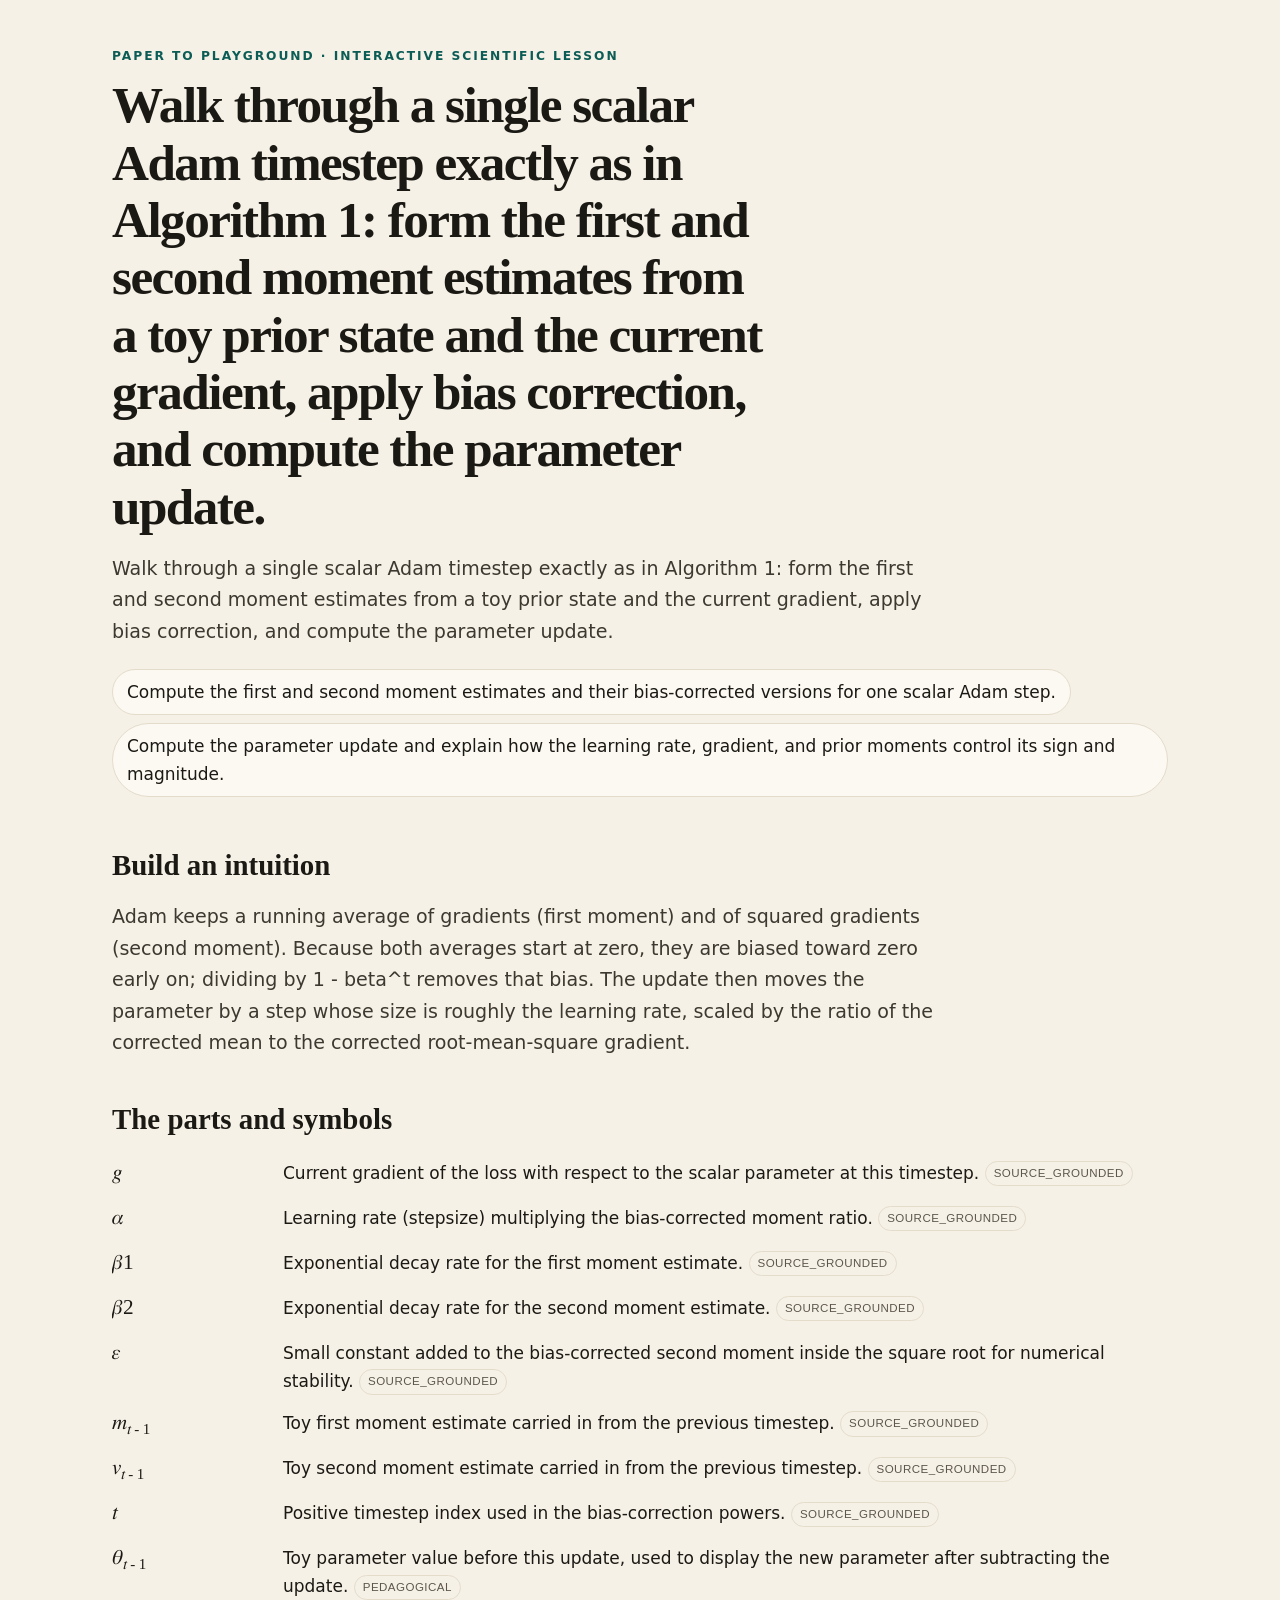
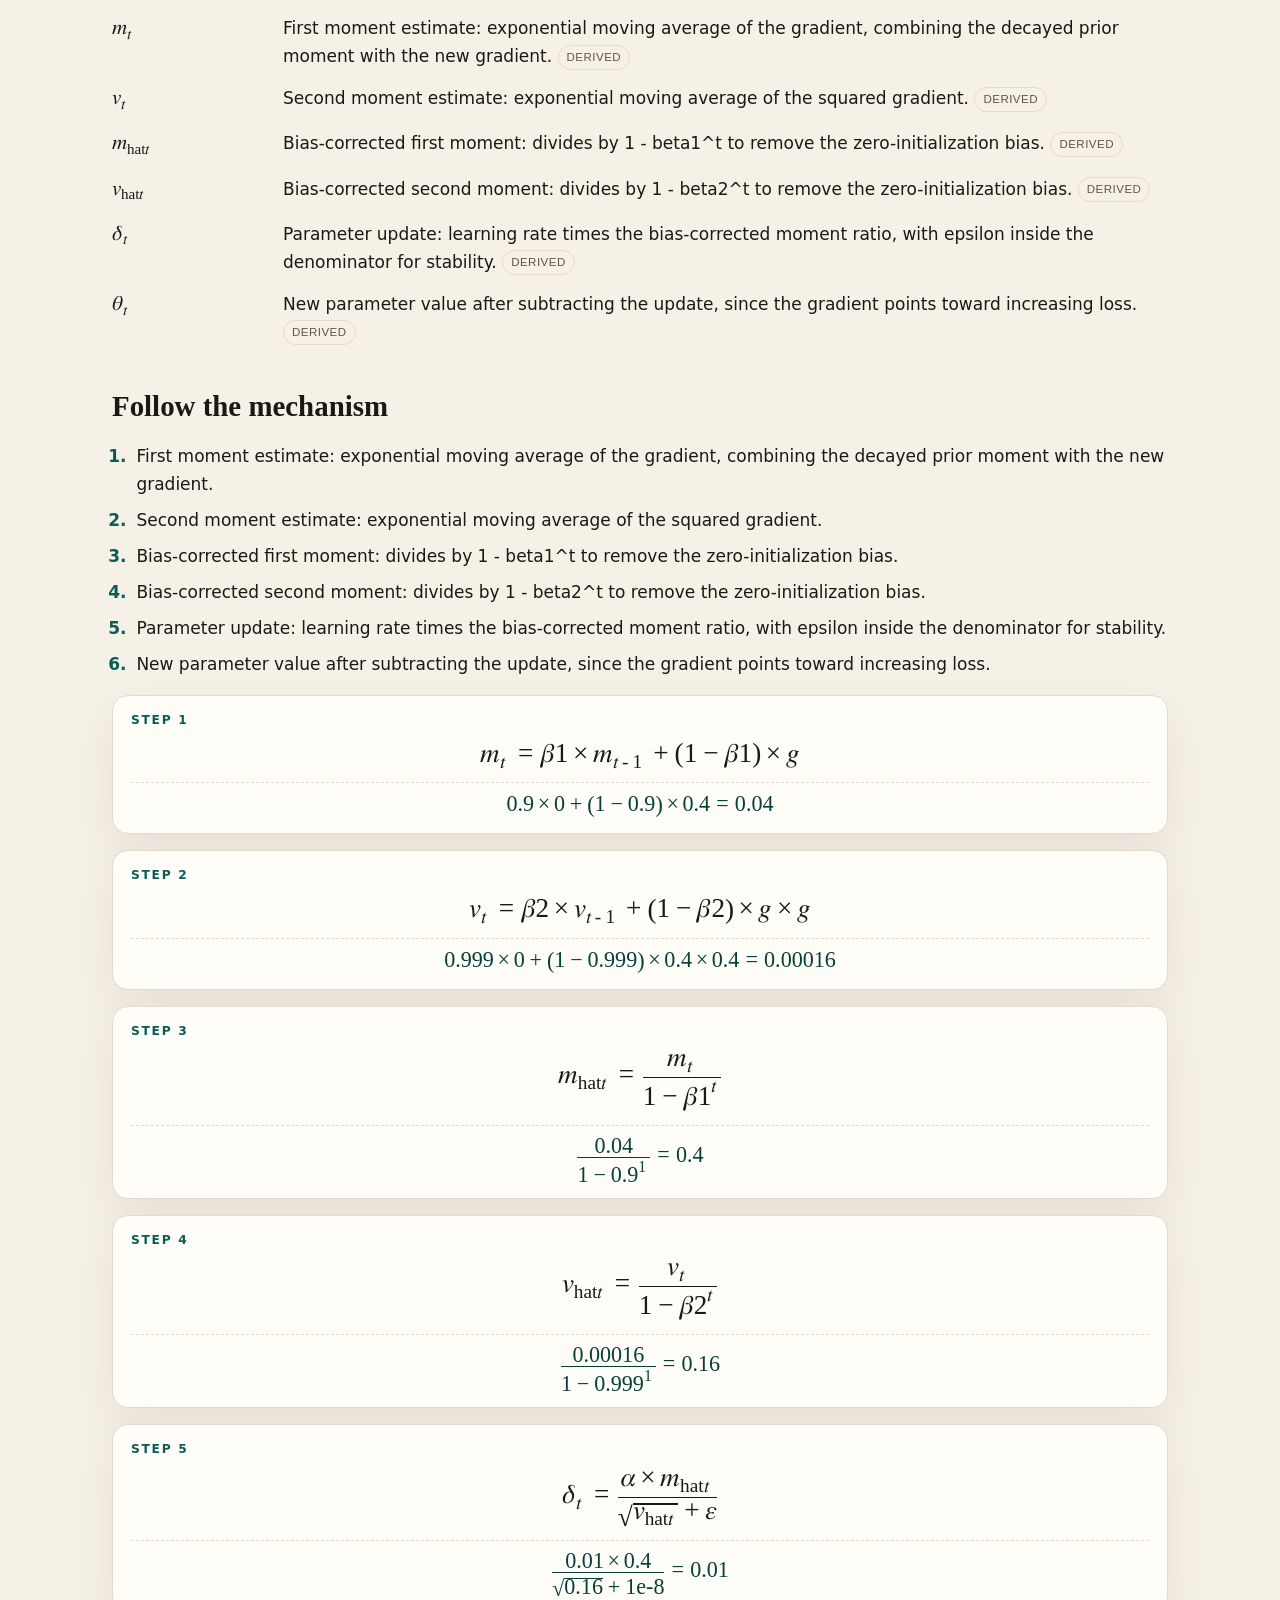
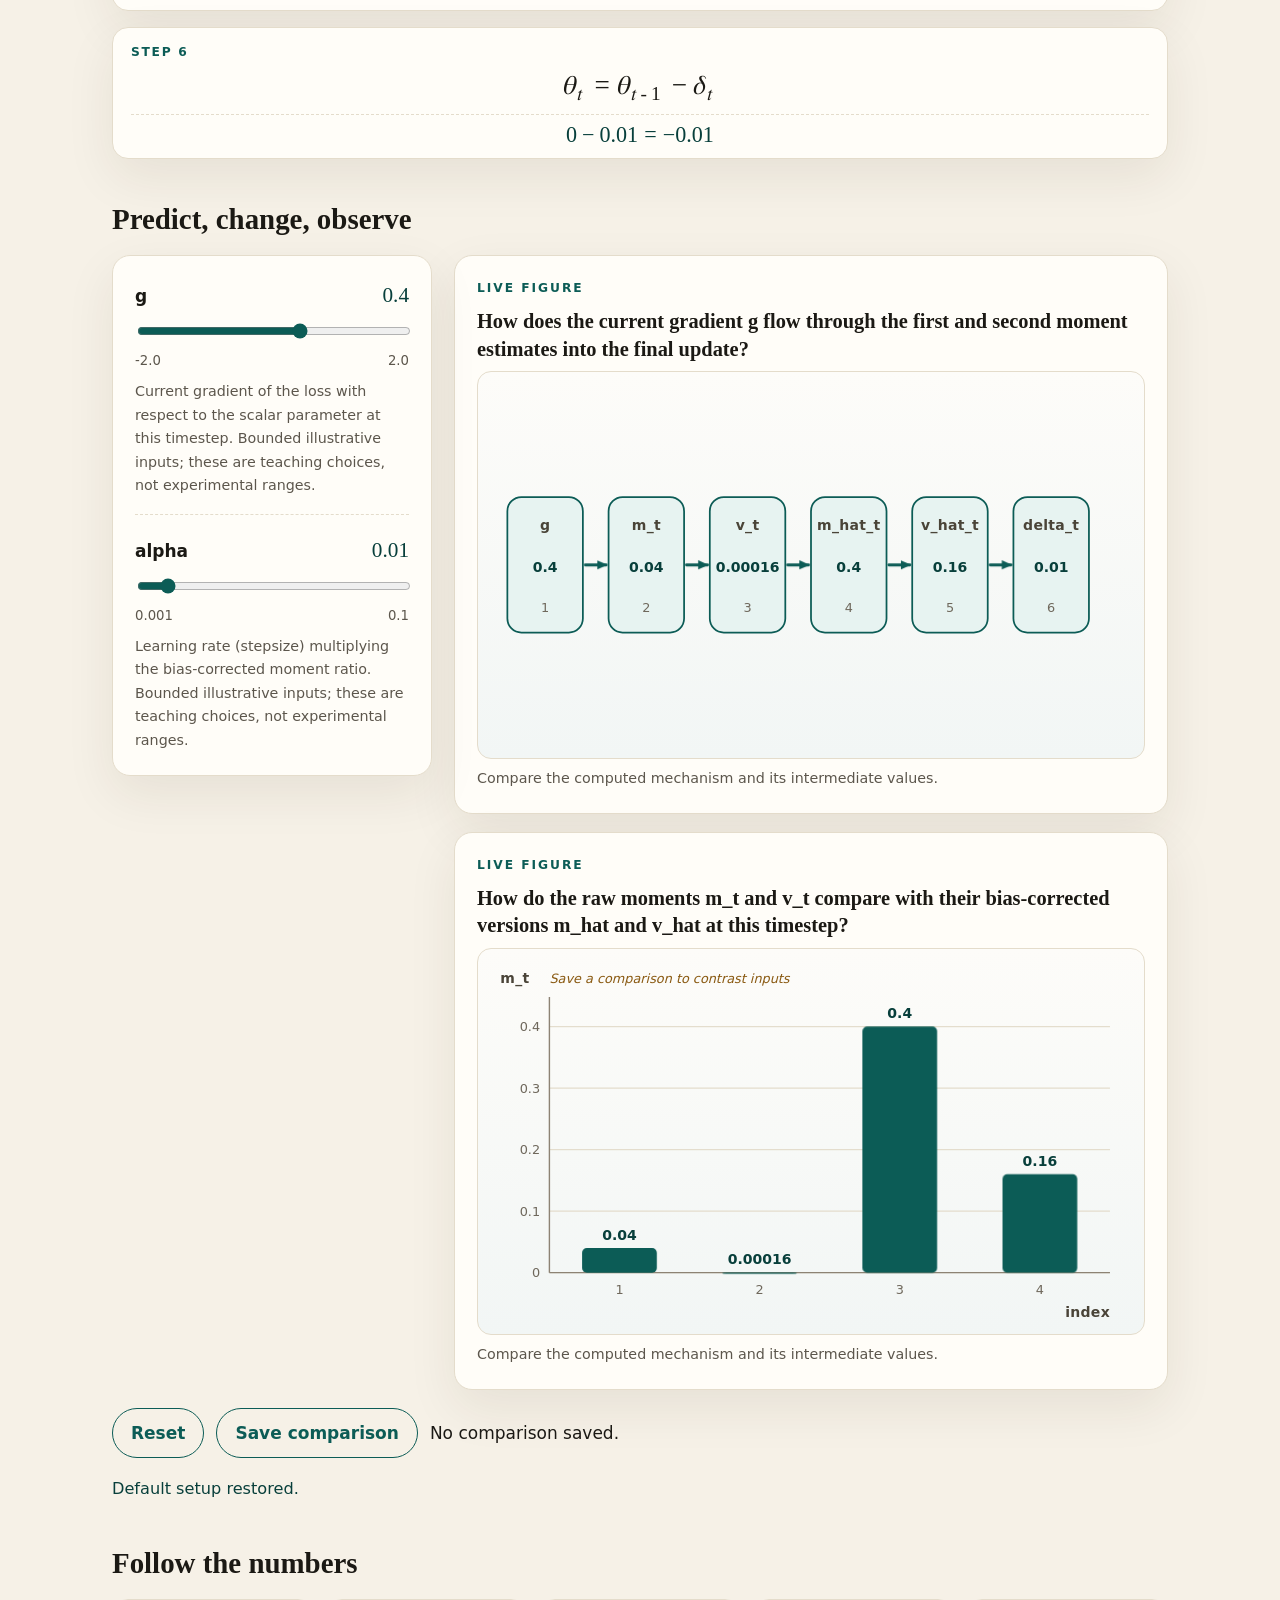
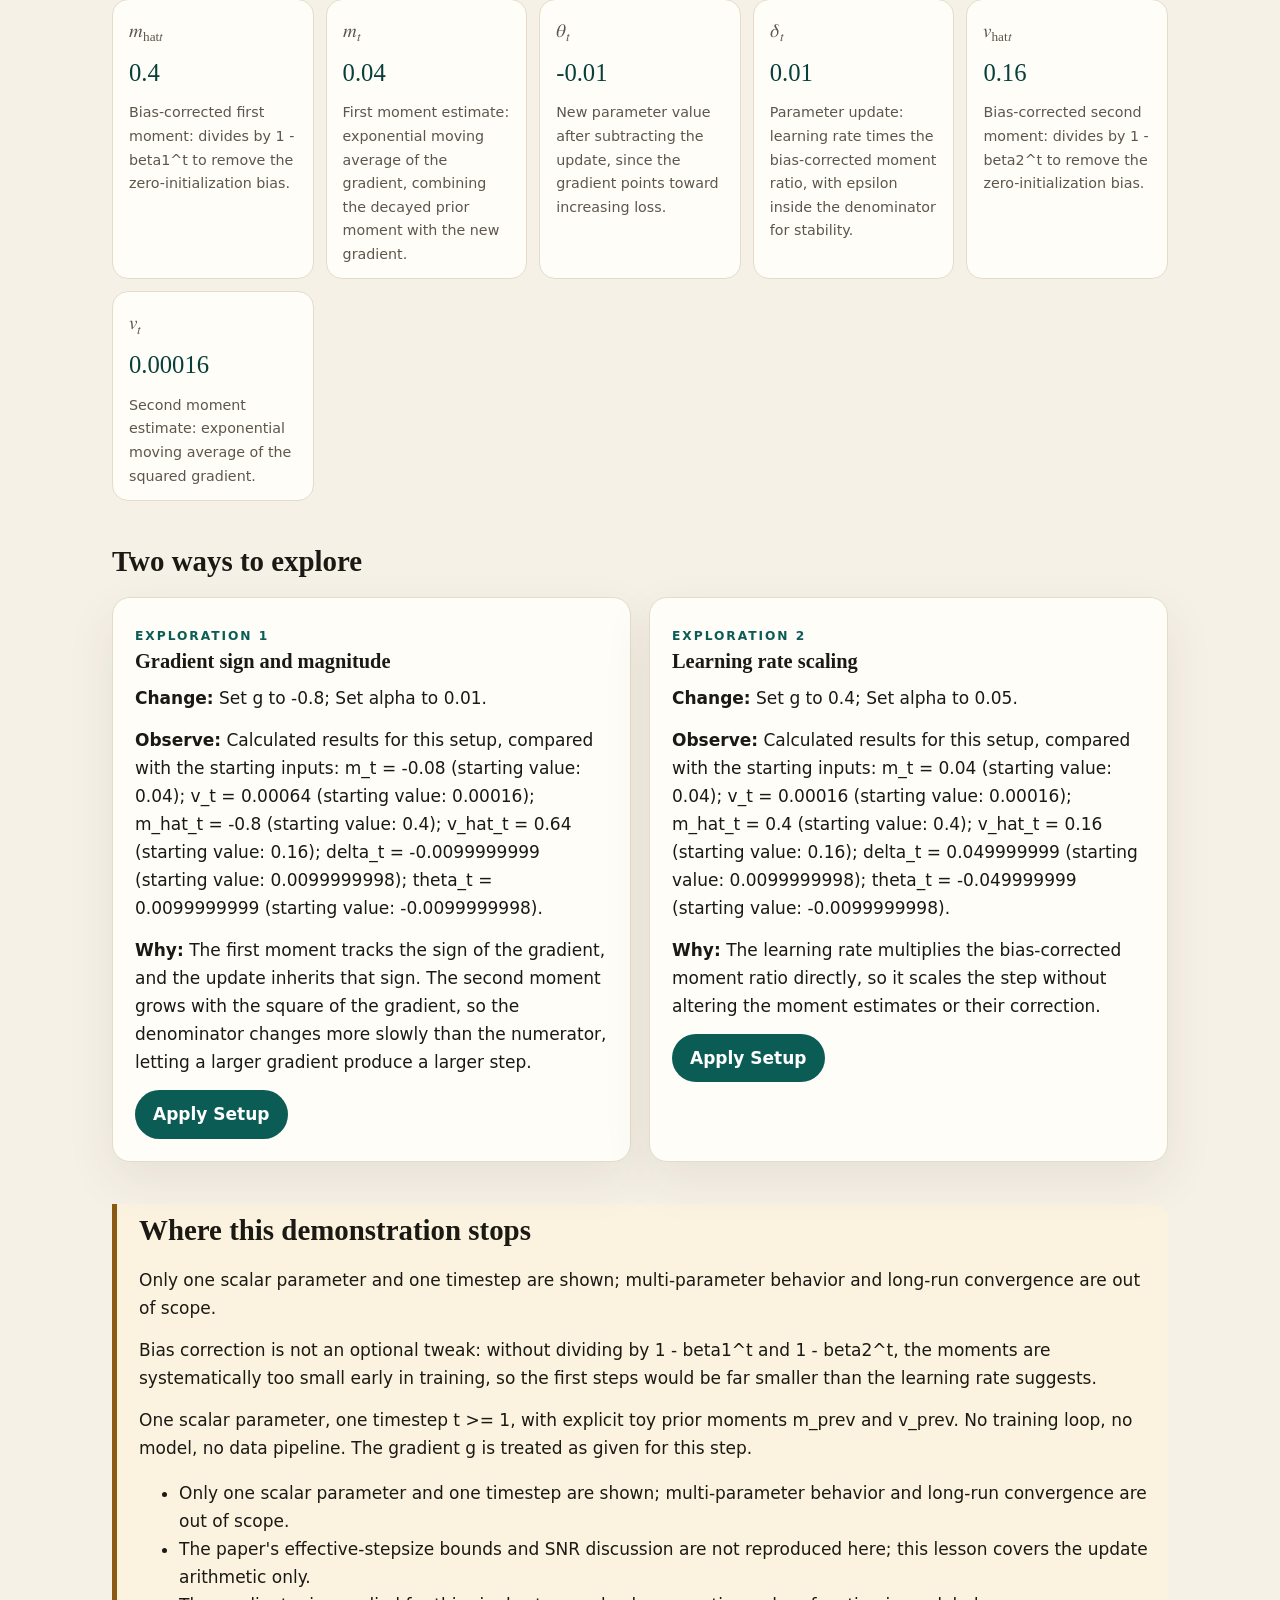
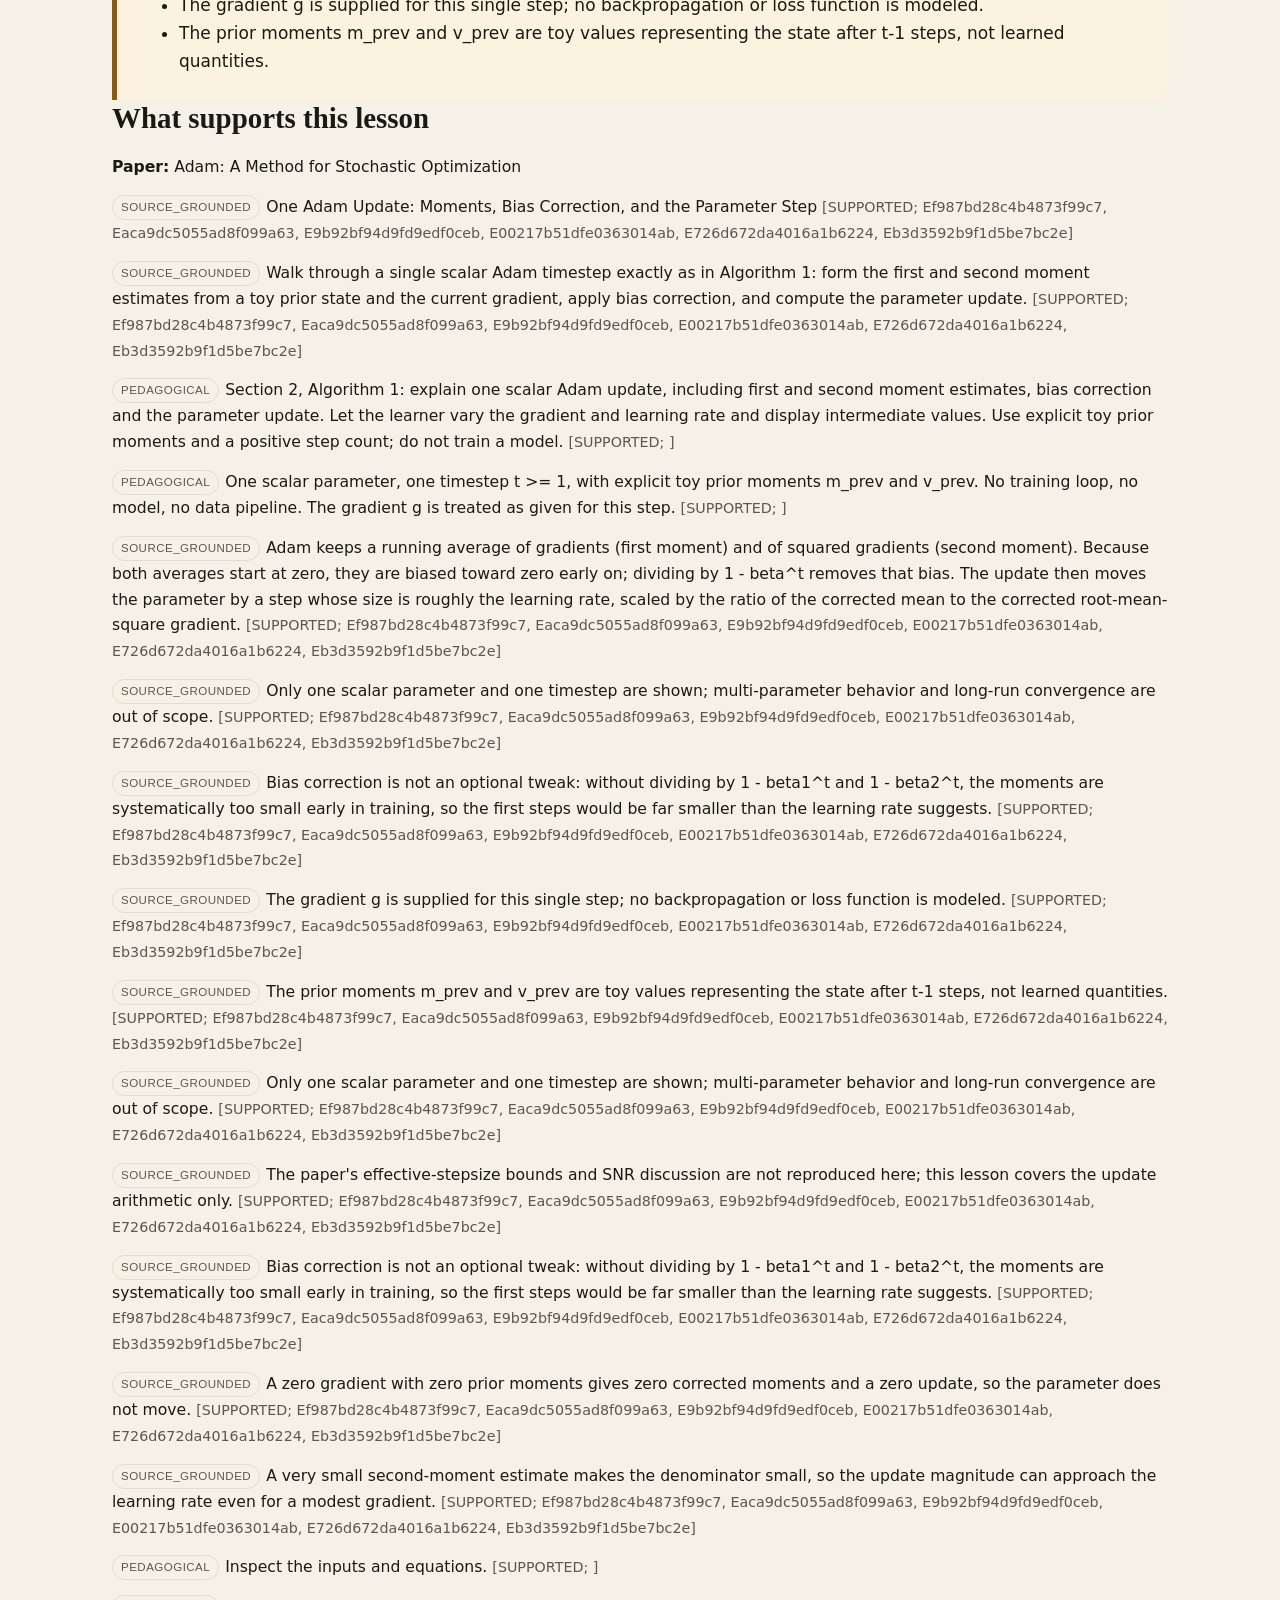
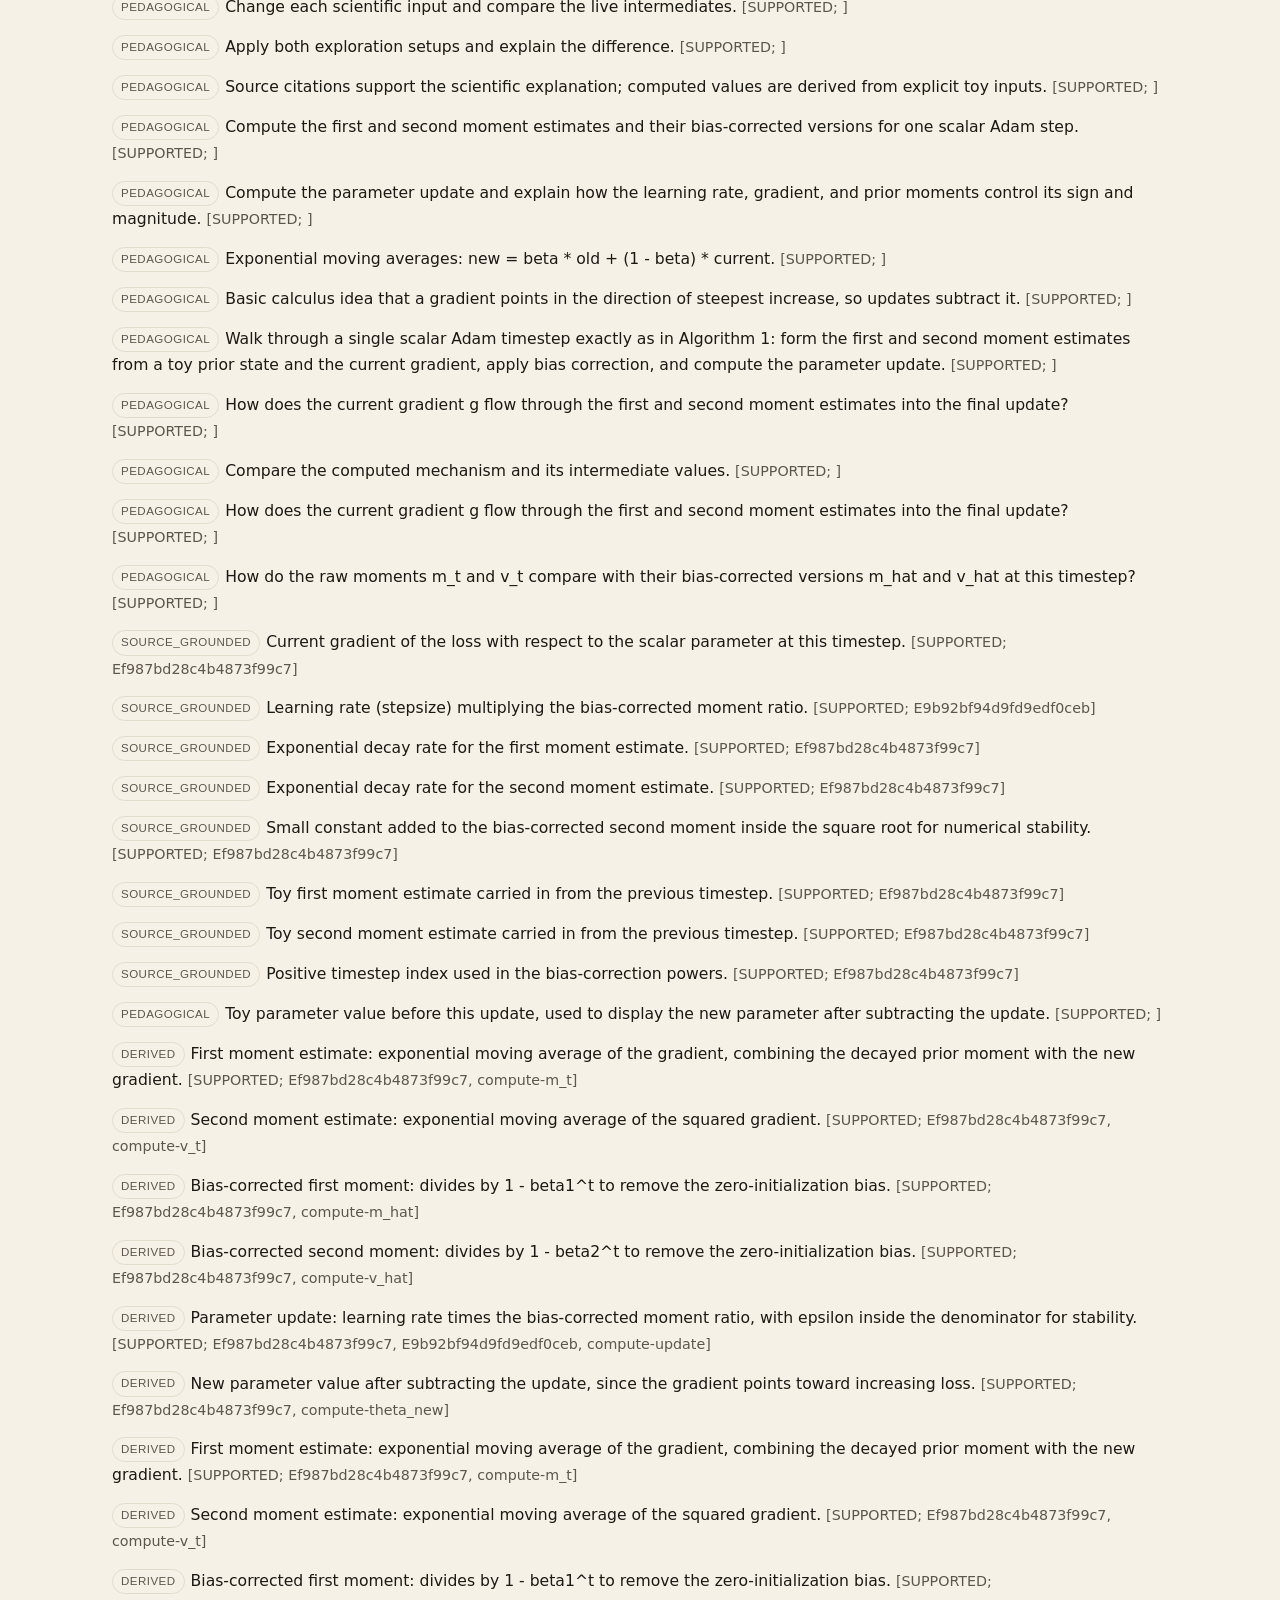
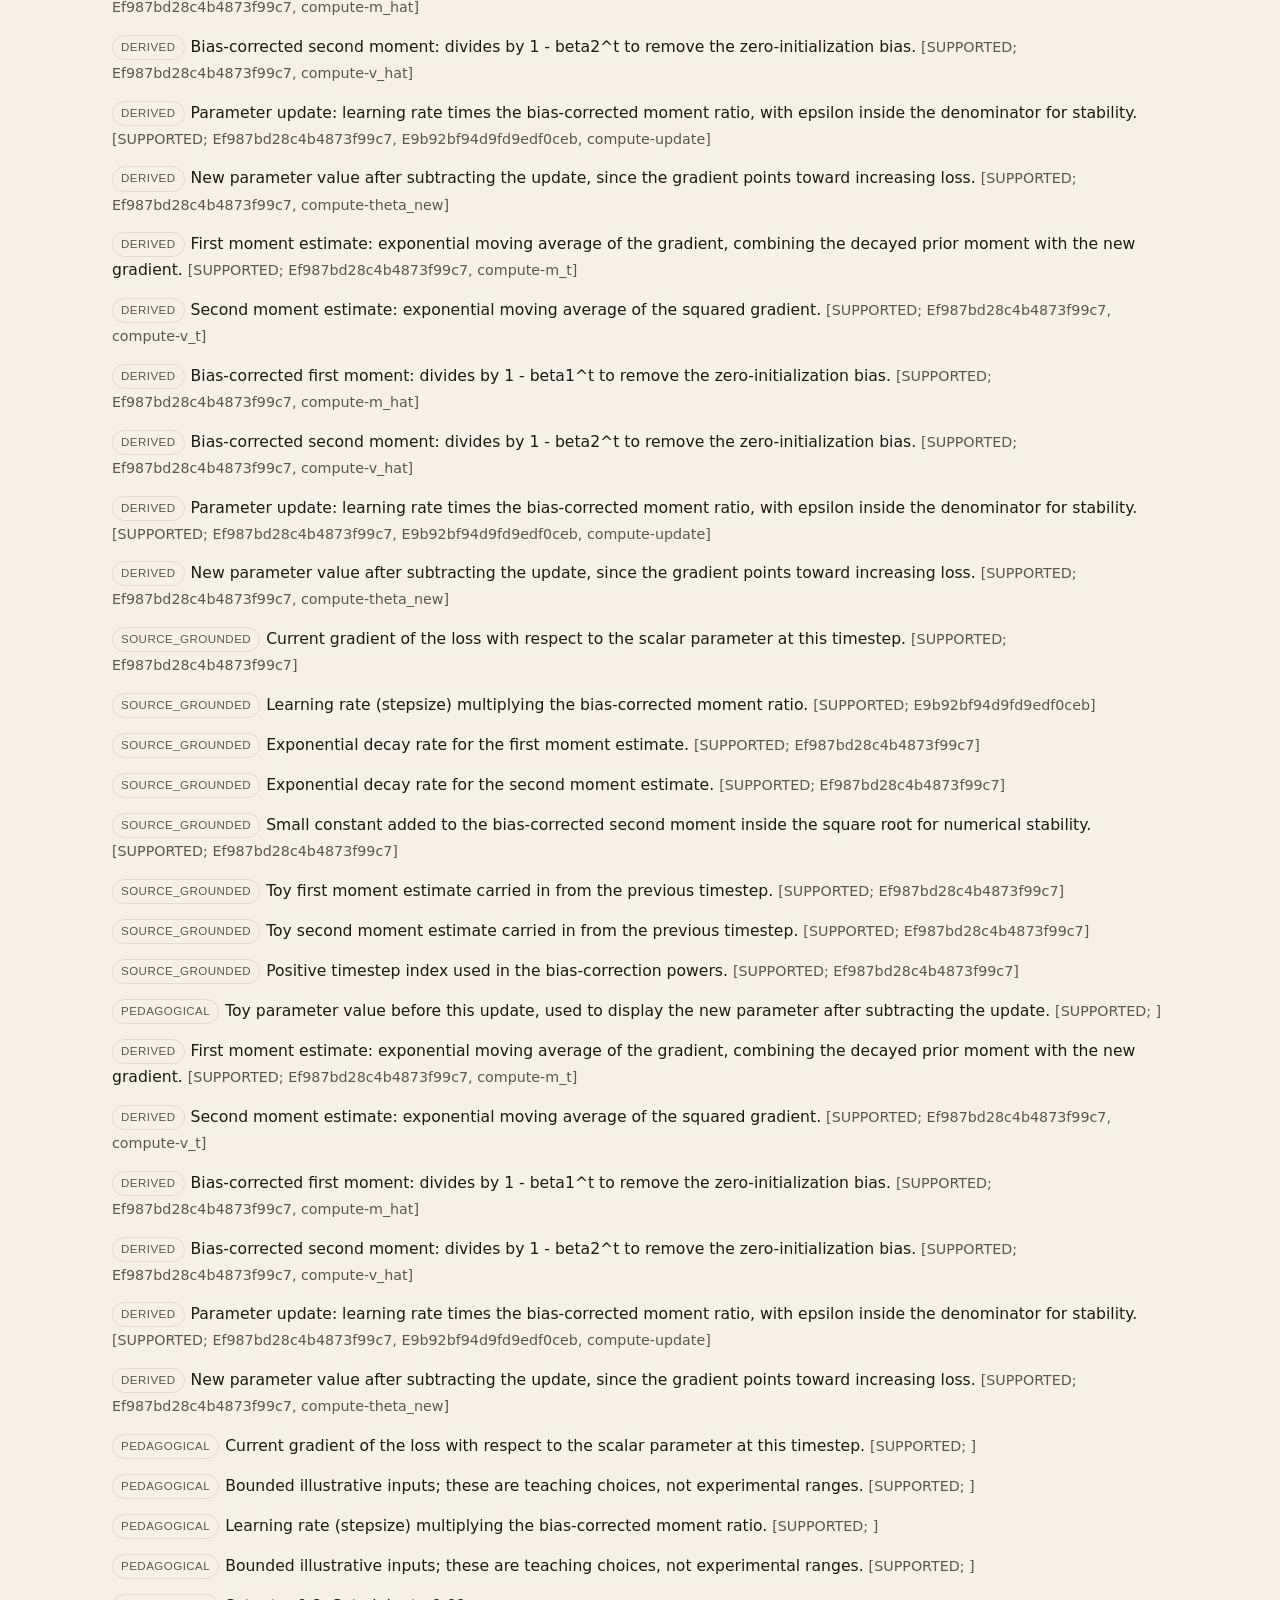
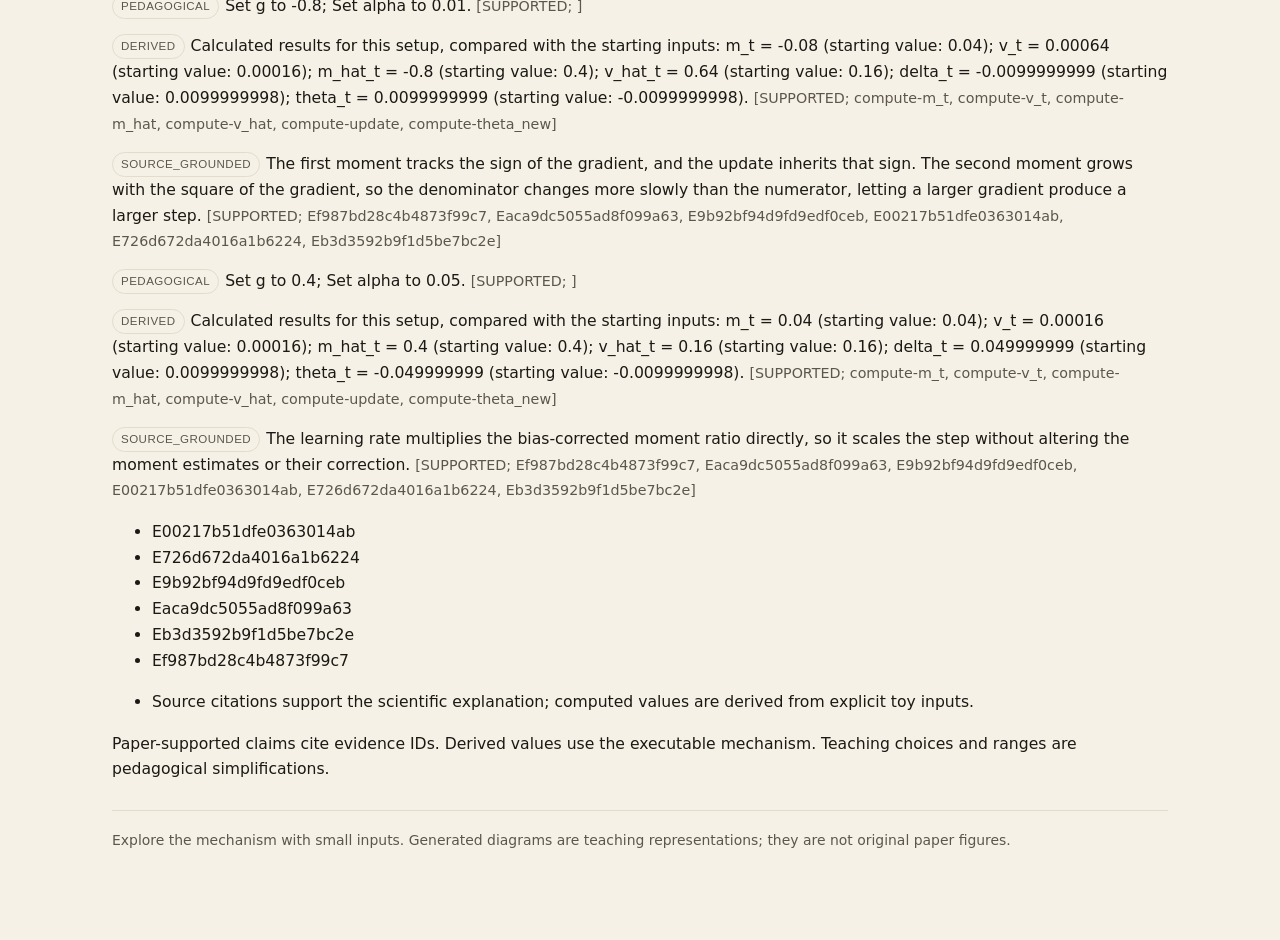
<file: verification/runs/adam-2/index.html>
<!doctype html>
<html lang="en"><head><meta charset="utf-8"><meta name="viewport" content="width=device-width,initial-scale=1">
<title>One Adam Update: Moments, Bias Correction, and the Parameter Step · Paper to Playground</title><style>:root{
  color-scheme:light;
  --ink:#1b1914;
  --muted:#5c564c;
  --accent:#0c5c56;
  --accent-deep:#083f3b;
  --line:#e4dccb;
  --paper:#f6f1e7;
  --panel:#fffdf8;
  --soft:#e7f3f1;
  --gold:#8a5a12;
  --shadow:0 18px 50px rgba(48,36,16,.08);
  font-family:"Segoe UI",system-ui,sans-serif;
  font-size:17px;
  line-height:1.65;
  color:var(--ink);
  background:
    radial-gradient(1200px 500px at 10% -10%, rgba(12,92,86,.08), transparent 55%),
    var(--paper);
}
*{box-sizing:border-box}
body{margin:0;overflow-wrap:anywhere}
main{max-width:1120px;margin:auto;padding:28px 32px 88px}
header{padding:18px 0 8px}
.eyebrow{font-size:.72rem;letter-spacing:.16em;text-transform:uppercase;color:var(--accent);font-weight:750;margin:0 0 10px}
h1{font-family:Palatino,"Palatino Linotype",Georgia,serif;font-size:clamp(2rem,4vw,3.2rem);line-height:1.12;letter-spacing:-.03em;font-weight:600;max-width:26ch;margin:8px 0 18px}
h2{font-family:Palatino,"Palatino Linotype",Georgia,serif;font-size:1.7rem;font-weight:600;line-height:1.25;margin:0 0 18px}
h3{font-family:Palatino,"Palatino Linotype",Georgia,serif;font-size:1.2rem;font-weight:600;line-height:1.35;margin:0 0 8px}
p{margin:8px 0 14px}
a{color:var(--accent)}
.lede{font-size:1.12rem;max-width:68ch;color:#3d3830}
.objectives{display:grid;gap:8px;padding:0;margin:22px 0 0;list-style:none}
.objectives li{background:rgba(255,253,248,.72);border:1px solid var(--line);border-radius:999px;padding:8px 14px;width:fit-content;max-width:100%}
.block{margin:42px 0}
.panel{padding:22px;background:var(--panel);border:1px solid var(--line);border-radius:18px;min-width:0;box-shadow:var(--shadow)}
.playground-grid{display:grid;grid-template-columns:minmax(260px,320px) minmax(0,1fr);gap:22px;align-items:start}
.playground-grid>*{min-width:0}
.controls{display:flex;flex-direction:column;gap:18px;position:sticky;top:16px}
.control{padding-bottom:16px;border-bottom:1px dashed var(--line)}
.control:last-of-type{border-bottom:0;padding-bottom:0}
.control-head{display:flex;justify-content:space-between;align-items:baseline;gap:12px;flex-wrap:wrap}
.control label{font-weight:680;display:block;margin-bottom:4px}
.control input,.control select,.control textarea{width:100%;font:inherit;accent-color:var(--accent)}
.control input:not([type=range]):not([type=checkbox]),.control select,.control textarea{padding:10px 12px;border:1px solid #cabb9f;border-radius:10px;background:#fff;color:var(--ink)}
/* The raw JSON textarea remains the validated source of truth, but learners use the grid. */
.control textarea.array-source{position:absolute;width:1px;height:1px;padding:0;margin:-1px;overflow:hidden;clip:rect(0 0 0 0);white-space:nowrap;border:0}
.control:focus-within .array-grid{outline:2px solid var(--accent);outline-offset:3px}
.array-grid{display:grid;gap:6px;margin:8px 0}
.cell-input{width:100%;font:inherit;font-family:Cambria,"Cambria Math",Georgia,serif;font-size:1.02rem;text-align:center;padding:8px 4px;border:1px solid #cabb9f;border-radius:8px;background:#fff;color:var(--ink);-moz-appearance:textfield}
.cell-input::-webkit-outer-spin-button,.cell-input::-webkit-inner-spin-button{-webkit-appearance:none;margin:0}
.cell-input:focus{border-color:var(--accent);box-shadow:0 0 0 3px rgba(12,92,86,.15);outline:0}
.control input[type=range]{height:30px;padding:0;cursor:pointer}
.range-ends{display:flex;justify-content:space-between;font-size:.78rem;color:var(--muted);margin-top:-4px}
.control input[type=checkbox]{width:22px;height:22px}
.current-value{font-family:Cambria,"Cambria Math",Georgia,serif;font-size:1.25rem;font-variant-numeric:tabular-nums;color:var(--accent-deep);display:block;margin:0}
.current-value.math-value math{font-size:1rem}
.control[data-kind=vector] .current-value,.control[data-kind=matrix] .current-value{display:none}
.hint,.caption{font-size:.84rem;color:var(--muted);margin:8px 0 0}
button{font:inherit;font-weight:680;border:0;border-radius:999px;background:var(--accent);color:#fff;padding:10px 18px;cursor:pointer;min-height:44px}
button.secondary{background:transparent;color:var(--accent);border:1px solid var(--accent)}
button:hover{background:var(--accent-deep);color:#fff}
:focus-visible{outline:3px solid #b86112;outline-offset:3px}
.toolbar{display:flex;gap:12px;flex-wrap:wrap;align-items:center;margin:18px 0}
.stage{display:grid;gap:18px}
.visual{width:100%;overflow:hidden;min-height:220px;background:linear-gradient(180deg,#fdfcf9,#f2f6f5);border:1px solid var(--line);border-radius:14px;padding:6px}
.visual svg{width:100%;height:auto;display:block}
.visual text{font-family:"Segoe UI",system-ui,sans-serif;font-size:12px;fill:var(--ink)}
.visual .tick{fill:#6f685c;font-size:11px}
.visual .axis-label{fill:#4a4438;font-size:12px;font-weight:650;letter-spacing:.02em}
.visual .value{fill:var(--accent-deep);font-weight:700;font-size:12px}
.visual .note{fill:var(--gold);font-size:11px;font-style:italic}
.grid{stroke:#e4ddcd;stroke-width:1}
.mark{fill:var(--accent);transition:height .35s ease,y .35s ease,cx .35s ease,cy .35s ease}
.mark:hover{fill:var(--accent-deep)}
.cell{fill:var(--accent)}
.cell.negative{fill:#b65d2e}
.cell-label{fill:var(--ink);font-weight:700;font-size:13px}
.cell-label.light{fill:#fff}
.curve{stroke:var(--accent);stroke-width:2.5;fill:none;stroke-linejoin:round;stroke-linecap:round}
.area{fill:rgba(12,92,86,.10)}
.arrowhead{fill:var(--accent)}
.axis{stroke:#8d8374;stroke-width:1.2}
.flow-cell{fill:var(--soft);stroke:var(--accent);stroke-width:1.5}
.active-cell{fill:#f3d48a;stroke:var(--gold);stroke-width:3}
.mark,.cell,.curve,.area{animation:rise .5s ease both}
@keyframes rise{from{opacity:0;transform:translateY(6px)}to{opacity:1;transform:none}}
.outputs{display:grid;grid-template-columns:repeat(auto-fit,minmax(180px,1fr));gap:12px}
.output{background:var(--panel);border:1px solid var(--line);padding:16px 16px 12px;border-radius:16px;overflow-wrap:anywhere;min-width:0}
.output .symbol{display:block;max-width:100%;overflow-x:auto;font-family:Cambria,"Cambria Math",Georgia,serif;font-size:1.1rem;color:var(--muted)}
.output output{display:block;margin-top:6px;font-family:Cambria,"Cambria Math",Georgia,serif;font-size:1.45rem;font-variant-numeric:tabular-nums;color:var(--accent-deep);overflow-x:auto}
.output output.has-math{font-size:.8rem;color:var(--muted);overflow-wrap:anywhere}
.output .math-view{font-family:Cambria,"Cambria Math",Georgia,serif;color:var(--accent-deep);overflow-x:auto;margin-top:4px}
.output .math-view math{font-size:1.15rem}
.output .math-view:empty{display:none}
.output output.tick{animation:tick .35s ease}
@keyframes tick{from{transform:translateY(3px);opacity:.4}to{transform:none;opacity:1}}
.equation-panel{min-width:0;max-width:100%;background:var(--panel);border:1px solid var(--line);border-radius:16px;margin-top:16px;padding:14px 18px 10px;box-shadow:var(--shadow)}
.equation-label{font-size:.72rem;letter-spacing:.14em;text-transform:uppercase;color:var(--accent);font-weight:750;margin:0 0 6px}
.equation{font-family:Cambria,"Cambria Math",Georgia,serif;overflow-x:auto;overflow-y:hidden;display:block;width:0;min-width:100%;max-width:100%;padding:6px 0;margin:0;text-align:center}
.equation math{font-size:1.6rem}
.equation.substituted{border-top:1px dashed var(--line);margin-top:8px;padding-top:12px}
.equation.substituted math{color:var(--accent-deep)}
/* Plain-text substitution is retained for assistive tech and validators. */
.substitution{position:absolute;width:1px;height:1px;overflow:hidden;clip:rect(0 0 0 0);white-space:nowrap;margin:-1px;padding:0;border:0}
math{font-family:"Cambria Math","Latin Modern Math","STIX Two Math","Libertinus Math","Noto Sans Math","Segoe UI Symbol",serif}
math mtable{font-size:1em}
math mtd{padding:.18em .55em}
.equation.substituted math{font-size:1.3rem}
.equation.substituted mtable{font-size:.92em}
dl.symbols{display:grid;grid-template-columns:minmax(0,9rem) minmax(0,1fr);gap:10px 18px;align-items:baseline}
dl.symbols dt,dl.symbols dd{min-width:0;overflow-wrap:anywhere}
dl.symbols dt{overflow-x:auto;max-width:100%}
dt{font-family:Cambria,"Cambria Math",Georgia,serif;font-size:1.25rem}
dd{margin:0}
dt math{font-size:1.25rem}
.steps{padding-left:1.2rem}
.steps li{margin:8px 0;padding-left:4px}
.steps li::marker{color:var(--accent);font-weight:700}
.explorations{display:grid;grid-template-columns:1fr 1fr;gap:18px}
.exploration[data-active=true]{border-color:var(--accent);box-shadow:0 0 0 3px rgba(12,92,86,.15)}
.callout{border:0;border-left:5px solid var(--gold);background:#fbf3df;border-radius:0 16px 16px 0;padding:8px 8px 8px 22px}
.grounding{font-size:.92rem}
.badge{display:inline-block;font-family:"Segoe UI",sans-serif;font-size:.68rem;letter-spacing:.04em;border:1px solid var(--line);border-radius:999px;padding:2px 8px;margin-right:6px;color:var(--muted);vertical-align:middle}
.status{min-height:1.6em;color:var(--accent-deep);font-size:.95rem}
[aria-invalid=true]{outline:2px solid #a43119}
footer{border-top:1px solid var(--line);margin-top:28px;padding-top:18px;font-size:.82rem;color:var(--muted)}
@media(max-width:720px){
  main{padding:20px 16px 56px}
  .playground-grid,.explorations{grid-template-columns:1fr}
  .controls{position:static}
  .panel{padding:16px}
  .equation math{font-size:1.25rem}
  h1{max-width:none}
}
@media(max-width:380px){
  .outputs{grid-template-columns:1fr}
  dl.symbols{grid-template-columns:1fr;gap:2px 0}
  dl.symbols dd{margin-bottom:12px}
}
@media(prefers-reduced-motion:reduce){*{scroll-behavior:auto;animation:none}}
</style></head>
<body><main><header data-role="central-question"><div class="eyebrow">Paper to Playground · Interactive scientific lesson</div>
<h1>Walk through a single scalar Adam timestep exactly as in Algorithm 1: form the first and second moment estimates from a toy prior state and the current gradient, apply bias correction, and compute the parameter update.</h1><p class="lede">Walk through a single scalar Adam timestep exactly as in Algorithm 1: form the first and second moment estimates from a toy prior state and the current gradient, apply bias correction, and compute the parameter update.</p><ul class="objectives"><li data-objective-id="0">Compute the first and second moment estimates and their bias-corrected versions for one scalar Adam step.</li><li data-objective-id="1">Compute the parameter update and explain how the learning rate, gradient, and prior moments control its sign and magnitude.</li></ul></header>
<section class="block" data-role="intuition"><h2>Build an intuition</h2><p class="lede">Adam keeps a running average of gradients (first moment) and of squared gradients (second moment). Because both averages start at zero, they are biased toward zero early on; dividing by 1 - beta^t removes that bias. The update then moves the parameter by a step whose size is roughly the learning rate, scaled by the ratio of the corrected mean to the corrected root-mean-square gradient.</p></section>
<section class="block" data-role="symbols"><h2>The parts and symbols</h2><dl class="symbols"><dt data-variable-id="var-g" data-symbol="g">g</dt><dd>Current gradient of the loss with respect to the scalar parameter at this timestep. <span class="badge">SOURCE_GROUNDED</span></dd><dt data-variable-id="var-alpha" data-symbol="alpha">alpha</dt><dd>Learning rate (stepsize) multiplying the bias-corrected moment ratio. <span class="badge">SOURCE_GROUNDED</span></dd><dt data-variable-id="var-beta1" data-symbol="beta1">beta1</dt><dd>Exponential decay rate for the first moment estimate. <span class="badge">SOURCE_GROUNDED</span></dd><dt data-variable-id="var-beta2" data-symbol="beta2">beta2</dt><dd>Exponential decay rate for the second moment estimate. <span class="badge">SOURCE_GROUNDED</span></dd><dt data-variable-id="var-epsilon" data-symbol="epsilon">epsilon</dt><dd>Small constant added to the bias-corrected second moment inside the square root for numerical stability. <span class="badge">SOURCE_GROUNDED</span></dd><dt data-variable-id="var-m_prev" data-symbol="m_{t-1}">m_{t-1}</dt><dd>Toy first moment estimate carried in from the previous timestep. <span class="badge">SOURCE_GROUNDED</span></dd><dt data-variable-id="var-v_prev" data-symbol="v_{t-1}">v_{t-1}</dt><dd>Toy second moment estimate carried in from the previous timestep. <span class="badge">SOURCE_GROUNDED</span></dd><dt data-variable-id="var-t" data-symbol="t">t</dt><dd>Positive timestep index used in the bias-correction powers. <span class="badge">SOURCE_GROUNDED</span></dd><dt data-variable-id="var-theta_prev" data-symbol="theta_{t-1}">theta_{t-1}</dt><dd>Toy parameter value before this update, used to display the new parameter after subtracting the update. <span class="badge">PEDAGOGICAL</span></dd><dt data-variable-id="var-m_t" data-symbol="m_t">m_t</dt><dd>First moment estimate: exponential moving average of the gradient, combining the decayed prior moment with the new gradient. <span class="badge">DERIVED</span></dd><dt data-variable-id="var-v_t" data-symbol="v_t">v_t</dt><dd>Second moment estimate: exponential moving average of the squared gradient. <span class="badge">DERIVED</span></dd><dt data-variable-id="var-m_hat" data-symbol="m_hat_t">m_hat_t</dt><dd>Bias-corrected first moment: divides by 1 - beta1^t to remove the zero-initialization bias. <span class="badge">DERIVED</span></dd><dt data-variable-id="var-v_hat" data-symbol="v_hat_t">v_hat_t</dt><dd>Bias-corrected second moment: divides by 1 - beta2^t to remove the zero-initialization bias. <span class="badge">DERIVED</span></dd><dt data-variable-id="var-update" data-symbol="delta_t">delta_t</dt><dd>Parameter update: learning rate times the bias-corrected moment ratio, with epsilon inside the denominator for stability. <span class="badge">DERIVED</span></dd><dt data-variable-id="var-theta_new" data-symbol="theta_t">theta_t</dt><dd>New parameter value after subtracting the update, since the gradient points toward increasing loss. <span class="badge">DERIVED</span></dd></dl></section>
<section class="block" data-role="mechanism"><h2>Follow the mechanism</h2><ol class="steps"><li data-mechanism-id="step-m_t">First moment estimate: exponential moving average of the gradient, combining the decayed prior moment with the new gradient.</li><li data-mechanism-id="step-v_t">Second moment estimate: exponential moving average of the squared gradient.</li><li data-mechanism-id="step-m_hat">Bias-corrected first moment: divides by 1 - beta1^t to remove the zero-initialization bias.</li><li data-mechanism-id="step-v_hat">Bias-corrected second moment: divides by 1 - beta2^t to remove the zero-initialization bias.</li><li data-mechanism-id="step-update">Parameter update: learning rate times the bias-corrected moment ratio, with epsilon inside the denominator for stability.</li><li data-mechanism-id="step-theta_new">New parameter value after subtracting the update, since the gradient points toward increasing loss.</li></ol><div class="equation-panel" id="equation-compute-m_t" data-computation-id="compute-m_t" data-depends-on="var-beta1 var-g var-m_prev"><p class="equation-label">Step 1</p><p class="equation" data-role="equation"></p><p class="equation substituted" data-role="substituted"></p><p class="substitution" data-role="substitution"></p></div><div class="equation-panel" id="equation-compute-v_t" data-computation-id="compute-v_t" data-depends-on="var-beta2 var-g var-v_prev"><p class="equation-label">Step 2</p><p class="equation" data-role="equation"></p><p class="equation substituted" data-role="substituted"></p><p class="substitution" data-role="substitution"></p></div><div class="equation-panel" id="equation-compute-m_hat" data-computation-id="compute-m_hat" data-depends-on="var-beta1 var-m_t var-t"><p class="equation-label">Step 3</p><p class="equation" data-role="equation"></p><p class="equation substituted" data-role="substituted"></p><p class="substitution" data-role="substitution"></p></div><div class="equation-panel" id="equation-compute-v_hat" data-computation-id="compute-v_hat" data-depends-on="var-beta2 var-t var-v_t"><p class="equation-label">Step 4</p><p class="equation" data-role="equation"></p><p class="equation substituted" data-role="substituted"></p><p class="substitution" data-role="substitution"></p></div><div class="equation-panel" id="equation-compute-update" data-computation-id="compute-update" data-depends-on="var-alpha var-epsilon var-m_hat var-v_hat"><p class="equation-label">Step 5</p><p class="equation" data-role="equation"></p><p class="equation substituted" data-role="substituted"></p><p class="substitution" data-role="substitution"></p></div><div class="equation-panel" id="equation-compute-theta_new" data-computation-id="compute-theta_new" data-depends-on="var-theta_prev var-update"><p class="equation-label">Step 6</p><p class="equation" data-role="equation"></p><p class="equation substituted" data-role="substituted"></p><p class="substitution" data-role="substitution"></p></div></section>
<section class="block" data-role="playground"><h2>Predict, change, observe</h2><div class="playground-grid"><div class="panel controls"><div class="control" data-kind="slider"><div class="control-head"><label for="input-0">g</label><output id="value-0" class="current-value">0.4</output></div><input id="input-0" data-control-id="control-g" data-variable-id="var-g" data-depends-on="var-g" aria-describedby="value-0 hint-0" type="range" value="0.4" min="-2.0" max="2.0" step="any"><div class="range-ends"><span>-2.0</span><span>2.0</span></div><p id="hint-0" class="hint">Current gradient of the loss with respect to the scalar parameter at this timestep. Bounded illustrative inputs; these are teaching choices, not experimental ranges.</p></div><div class="control" data-kind="slider"><div class="control-head"><label for="input-1">alpha</label><output id="value-1" class="current-value">0.01</output></div><input id="input-1" data-control-id="control-alpha" data-variable-id="var-alpha" data-depends-on="var-alpha" aria-describedby="value-1 hint-1" type="range" value="0.01" min="0.001" max="0.1" step="any"><div class="range-ends"><span>0.001</span><span>0.1</span></div><p id="hint-1" class="hint">Learning rate (stepsize) multiplying the bias-corrected moment ratio. Bounded illustrative inputs; these are teaching choices, not experimental ranges.</p></div></div><div class="stage"><article class="panel figure"><p class="eyebrow">Live figure</p><h3>How does the current gradient g flow through the first and second moment estimates into the final update?</h3><div class="visual" data-visual-id="visual-1" data-depends-on="var-g var-m_t var-v_t var-m_hat var-v_hat var-update"></div><p class="caption">Compare the computed mechanism and its intermediate values.</p></article><article class="panel figure"><p class="eyebrow">Live figure</p><h3>How do the raw moments m_t and v_t compare with their bias-corrected versions m_hat and v_hat at this timestep?</h3><div class="visual" data-visual-id="visual-2" data-depends-on="var-m_t var-v_t var-m_hat var-v_hat"></div><p class="caption">Compare the computed mechanism and its intermediate values.</p></article></div></div>
<div class="toolbar"><button class="secondary" data-role="reset">Reset</button><button class="secondary" data-role="save-comparison">Save comparison</button><span data-role="comparison-status"></span></div><p class="status" role="status" aria-live="polite" data-role="status"></p></section>
<section class="block" data-role="intermediates"><h2>Follow the numbers</h2><div class="outputs"><div class="output"><span class="symbol" data-symbol="m_hat_t">m_hat_t</span><output data-output-id="var-m_hat" data-variable-id="var-m_hat" data-depends-on="var-m_hat" aria-live="polite"></output><div class="math-view" data-math-for="var-m_hat" aria-hidden="true"></div><p class="hint">Bias-corrected first moment: divides by 1 - beta1^t to remove the zero-initialization bias.</p></div><div class="output"><span class="symbol" data-symbol="m_t">m_t</span><output data-output-id="var-m_t" data-variable-id="var-m_t" data-depends-on="var-m_t" aria-live="polite"></output><div class="math-view" data-math-for="var-m_t" aria-hidden="true"></div><p class="hint">First moment estimate: exponential moving average of the gradient, combining the decayed prior moment with the new gradient.</p></div><div class="output"><span class="symbol" data-symbol="theta_t">theta_t</span><output data-output-id="var-theta_new" data-variable-id="var-theta_new" data-depends-on="var-theta_new" aria-live="polite"></output><div class="math-view" data-math-for="var-theta_new" aria-hidden="true"></div><p class="hint">New parameter value after subtracting the update, since the gradient points toward increasing loss.</p></div><div class="output"><span class="symbol" data-symbol="delta_t">delta_t</span><output data-output-id="var-update" data-variable-id="var-update" data-depends-on="var-update" aria-live="polite"></output><div class="math-view" data-math-for="var-update" aria-hidden="true"></div><p class="hint">Parameter update: learning rate times the bias-corrected moment ratio, with epsilon inside the denominator for stability.</p></div><div class="output"><span class="symbol" data-symbol="v_hat_t">v_hat_t</span><output data-output-id="var-v_hat" data-variable-id="var-v_hat" data-depends-on="var-v_hat" aria-live="polite"></output><div class="math-view" data-math-for="var-v_hat" aria-hidden="true"></div><p class="hint">Bias-corrected second moment: divides by 1 - beta2^t to remove the zero-initialization bias.</p></div><div class="output"><span class="symbol" data-symbol="v_t">v_t</span><output data-output-id="var-v_t" data-variable-id="var-v_t" data-depends-on="var-v_t" aria-live="polite"></output><div class="math-view" data-math-for="var-v_t" aria-hidden="true"></div><p class="hint">Second moment estimate: exponential moving average of the squared gradient.</p></div></div></section>
<section class="block" data-role="explorations"><h2>Two ways to explore</h2><div class="explorations"><article class="panel exploration" data-exploration-id="explore-1"><span class="eyebrow">Exploration 1</span><h3>Gradient sign and magnitude</h3><p><strong>Change:</strong> Set g to -0.8; Set alpha to 0.01.</p><p><strong>Observe:</strong> Calculated results for this setup, compared with the starting inputs: m_t = -0.08 (starting value: 0.04); v_t = 0.00064 (starting value: 0.00016); m_hat_t = -0.8 (starting value: 0.4); v_hat_t = 0.64 (starting value: 0.16); delta_t = -0.0099999999 (starting value: 0.0099999998); theta_t = 0.0099999999 (starting value: -0.0099999998).</p><p><strong>Why:</strong> The first moment tracks the sign of the gradient, and the update inherits that sign. The second moment grows with the square of the gradient, so the denominator changes more slowly than the numerator, letting a larger gradient produce a larger step.</p><button data-role="apply-setup" data-setup-id="explore-1">Apply Setup</button></article><article class="panel exploration" data-exploration-id="explore-2"><span class="eyebrow">Exploration 2</span><h3>Learning rate scaling</h3><p><strong>Change:</strong> Set g to 0.4; Set alpha to 0.05.</p><p><strong>Observe:</strong> Calculated results for this setup, compared with the starting inputs: m_t = 0.04 (starting value: 0.04); v_t = 0.00016 (starting value: 0.00016); m_hat_t = 0.4 (starting value: 0.4); v_hat_t = 0.16 (starting value: 0.16); delta_t = 0.049999999 (starting value: 0.0099999998); theta_t = -0.049999999 (starting value: -0.0099999998).</p><p><strong>Why:</strong> The learning rate multiplies the bias-corrected moment ratio directly, so it scales the step without altering the moment estimates or their correction.</p><button data-role="apply-setup" data-setup-id="explore-2">Apply Setup</button></article></div></section>
<section data-role="limitation" class="callout"><h2>Where this demonstration stops</h2><p>Only one scalar parameter and one timestep are shown; multi-parameter behavior and long-run convergence are out of scope.</p>
<p>Bias correction is not an optional tweak: without dividing by 1 - beta1^t and 1 - beta2^t, the moments are systematically too small early in training, so the first steps would be far smaller than the learning rate suggests.</p><p>One scalar parameter, one timestep t &gt;= 1, with explicit toy prior moments m_prev and v_prev. No training loop, no model, no data pipeline. The gradient g is treated as given for this step.</p>
<ul><li>Only one scalar parameter and one timestep are shown; multi-parameter behavior and long-run convergence are out of scope.</li><li>The paper&#x27;s effective-stepsize bounds and SNR discussion are not reproduced here; this lesson covers the update arithmetic only.</li><li>The gradient g is supplied for this single step; no backpropagation or loss function is modeled.</li><li>The prior moments m_prev and v_prev are toy values representing the state after t-1 steps, not learned quantities.</li></ul></section>
<section data-role="source-grounding" class="grounding"><h2>What supports this lesson</h2><p><strong>Paper:</strong> Adam: A Method for Stochastic Optimization</p><p data-claim-id="science.concept"><span class="badge">SOURCE_GROUNDED</span>One Adam Update: Moments, Bias Correction, and the Parameter Step <span class="hint">[SUPPORTED; Ef987bd28c4b4873f99c7, Eaca9dc5055ad8f099a63, E9b92bf94d9fd9edf0ceb, E00217b51dfe0363014ab, E726d672da4016a1b6224, Eb3d3592b9f1d5be7bc2e]</span></p><p data-claim-id="science.purpose"><span class="badge">SOURCE_GROUNDED</span>Walk through a single scalar Adam timestep exactly as in Algorithm 1: form the first and second moment estimates from a toy prior state and the current gradient, apply bias correction, and compute the parameter update. <span class="hint">[SUPPORTED; Ef987bd28c4b4873f99c7, Eaca9dc5055ad8f099a63, E9b92bf94d9fd9edf0ceb, E00217b51dfe0363014ab, E726d672da4016a1b6224, Eb3d3592b9f1d5be7bc2e]</span></p><p data-claim-id="science.focus_alignment"><span class="badge">PEDAGOGICAL</span>Section 2, Algorithm 1: explain one scalar Adam update, including first and second moment estimates, bias correction and the parameter update. Let the learner vary the gradient and learning rate and display intermediate values. Use explicit toy prior moments and a positive step count; do not train a model. <span class="hint">[SUPPORTED; ]</span></p><p data-claim-id="science.demonstration_scope"><span class="badge">PEDAGOGICAL</span>One scalar parameter, one timestep t &gt;= 1, with explicit toy prior moments m_prev and v_prev. No training loop, no model, no data pipeline. The gradient g is treated as given for this step. <span class="hint">[SUPPORTED; ]</span></p><p data-claim-id="lesson.intuition"><span class="badge">SOURCE_GROUNDED</span>Adam keeps a running average of gradients (first moment) and of squared gradients (second moment). Because both averages start at zero, they are biased toward zero early on; dividing by 1 - beta^t removes that bias. The update then moves the parameter by a step whose size is roughly the learning rate, scaled by the ratio of the corrected mean to the corrected root-mean-square gradient. <span class="hint">[SUPPORTED; Ef987bd28c4b4873f99c7, Eaca9dc5055ad8f099a63, E9b92bf94d9fd9edf0ceb, E00217b51dfe0363014ab, E726d672da4016a1b6224, Eb3d3592b9f1d5be7bc2e]</span></p><p data-claim-id="lesson.limitation_or_assumption"><span class="badge">SOURCE_GROUNDED</span>Only one scalar parameter and one timestep are shown; multi-parameter behavior and long-run convergence are out of scope. <span class="hint">[SUPPORTED; Ef987bd28c4b4873f99c7, Eaca9dc5055ad8f099a63, E9b92bf94d9fd9edf0ceb, E00217b51dfe0363014ab, E726d672da4016a1b6224, Eb3d3592b9f1d5be7bc2e]</span></p><p data-claim-id="lesson.misconception"><span class="badge">SOURCE_GROUNDED</span>Bias correction is not an optional tweak: without dividing by 1 - beta1^t and 1 - beta2^t, the moments are systematically too small early in training, so the first steps would be far smaller than the learning rate suggests. <span class="hint">[SUPPORTED; Ef987bd28c4b4873f99c7, Eaca9dc5055ad8f099a63, E9b92bf94d9fd9edf0ceb, E00217b51dfe0363014ab, E726d672da4016a1b6224, Eb3d3592b9f1d5be7bc2e]</span></p><p data-claim-id="science.assumptions.0"><span class="badge">SOURCE_GROUNDED</span>The gradient g is supplied for this single step; no backpropagation or loss function is modeled. <span class="hint">[SUPPORTED; Ef987bd28c4b4873f99c7, Eaca9dc5055ad8f099a63, E9b92bf94d9fd9edf0ceb, E00217b51dfe0363014ab, E726d672da4016a1b6224, Eb3d3592b9f1d5be7bc2e]</span></p><p data-claim-id="science.assumptions.1"><span class="badge">SOURCE_GROUNDED</span>The prior moments m_prev and v_prev are toy values representing the state after t-1 steps, not learned quantities. <span class="hint">[SUPPORTED; Ef987bd28c4b4873f99c7, Eaca9dc5055ad8f099a63, E9b92bf94d9fd9edf0ceb, E00217b51dfe0363014ab, E726d672da4016a1b6224, Eb3d3592b9f1d5be7bc2e]</span></p><p data-claim-id="science.limitations.0"><span class="badge">SOURCE_GROUNDED</span>Only one scalar parameter and one timestep are shown; multi-parameter behavior and long-run convergence are out of scope. <span class="hint">[SUPPORTED; Ef987bd28c4b4873f99c7, Eaca9dc5055ad8f099a63, E9b92bf94d9fd9edf0ceb, E00217b51dfe0363014ab, E726d672da4016a1b6224, Eb3d3592b9f1d5be7bc2e]</span></p><p data-claim-id="science.limitations.1"><span class="badge">SOURCE_GROUNDED</span>The paper&#x27;s effective-stepsize bounds and SNR discussion are not reproduced here; this lesson covers the update arithmetic only. <span class="hint">[SUPPORTED; Ef987bd28c4b4873f99c7, Eaca9dc5055ad8f099a63, E9b92bf94d9fd9edf0ceb, E00217b51dfe0363014ab, E726d672da4016a1b6224, Eb3d3592b9f1d5be7bc2e]</span></p><p data-claim-id="science.misconceptions.0"><span class="badge">SOURCE_GROUNDED</span>Bias correction is not an optional tweak: without dividing by 1 - beta1^t and 1 - beta2^t, the moments are systematically too small early in training, so the first steps would be far smaller than the learning rate suggests. <span class="hint">[SUPPORTED; Ef987bd28c4b4873f99c7, Eaca9dc5055ad8f099a63, E9b92bf94d9fd9edf0ceb, E00217b51dfe0363014ab, E726d672da4016a1b6224, Eb3d3592b9f1d5be7bc2e]</span></p><p data-claim-id="science.edge_cases.0"><span class="badge">SOURCE_GROUNDED</span>A zero gradient with zero prior moments gives zero corrected moments and a zero update, so the parameter does not move. <span class="hint">[SUPPORTED; Ef987bd28c4b4873f99c7, Eaca9dc5055ad8f099a63, E9b92bf94d9fd9edf0ceb, E00217b51dfe0363014ab, E726d672da4016a1b6224, Eb3d3592b9f1d5be7bc2e]</span></p><p data-claim-id="science.edge_cases.1"><span class="badge">SOURCE_GROUNDED</span>A very small second-moment estimate makes the denominator small, so the update magnitude can approach the learning rate even for a modest gradient. <span class="hint">[SUPPORTED; Ef987bd28c4b4873f99c7, Eaca9dc5055ad8f099a63, E9b92bf94d9fd9edf0ceb, E00217b51dfe0363014ab, E726d672da4016a1b6224, Eb3d3592b9f1d5be7bc2e]</span></p><p data-claim-id="lesson.teaching_sequence.0"><span class="badge">PEDAGOGICAL</span>Inspect the inputs and equations. <span class="hint">[SUPPORTED; ]</span></p><p data-claim-id="lesson.teaching_sequence.1"><span class="badge">PEDAGOGICAL</span>Change each scientific input and compare the live intermediates. <span class="hint">[SUPPORTED; ]</span></p><p data-claim-id="lesson.teaching_sequence.2"><span class="badge">PEDAGOGICAL</span>Apply both exploration setups and explain the difference. <span class="hint">[SUPPORTED; ]</span></p><p data-claim-id="lesson.source_grounding_plan.0"><span class="badge">PEDAGOGICAL</span>Source citations support the scientific explanation; computed values are derived from explicit toy inputs. <span class="hint">[SUPPORTED; ]</span></p><p data-claim-id="lesson.learning_objectives.0"><span class="badge">PEDAGOGICAL</span>Compute the first and second moment estimates and their bias-corrected versions for one scalar Adam step. <span class="hint">[SUPPORTED; ]</span></p><p data-claim-id="lesson.learning_objectives.1"><span class="badge">PEDAGOGICAL</span>Compute the parameter update and explain how the learning rate, gradient, and prior moments control its sign and magnitude. <span class="hint">[SUPPORTED; ]</span></p><p data-claim-id="lesson.audience_prerequisites.0"><span class="badge">PEDAGOGICAL</span>Exponential moving averages: new = beta * old + (1 - beta) * current. <span class="hint">[SUPPORTED; ]</span></p><p data-claim-id="lesson.audience_prerequisites.1"><span class="badge">PEDAGOGICAL</span>Basic calculus idea that a gradient points in the direction of steepest increase, so updates subtract it. <span class="hint">[SUPPORTED; ]</span></p><p data-claim-id="lesson.central_learning_question"><span class="badge">PEDAGOGICAL</span>Walk through a single scalar Adam timestep exactly as in Algorithm 1: form the first and second moment estimates from a toy prior state and the current gradient, apply bias correction, and compute the parameter update. <span class="hint">[SUPPORTED; ]</span></p><p data-claim-id="lesson.visual_question"><span class="badge">PEDAGOGICAL</span>How does the current gradient g flow through the first and second moment estimates into the final update? <span class="hint">[SUPPORTED; ]</span></p><p data-claim-id="lesson.visual_intent"><span class="badge">PEDAGOGICAL</span>Compare the computed mechanism and its intermediate values. <span class="hint">[SUPPORTED; ]</span></p><p data-claim-id="visual-1.question"><span class="badge">PEDAGOGICAL</span>How does the current gradient g flow through the first and second moment estimates into the final update? <span class="hint">[SUPPORTED; ]</span></p><p data-claim-id="visual-2.question"><span class="badge">PEDAGOGICAL</span>How do the raw moments m_t and v_t compare with their bias-corrected versions m_hat and v_hat at this timestep? <span class="hint">[SUPPORTED; ]</span></p><p data-claim-id="var-g"><span class="badge">SOURCE_GROUNDED</span>Current gradient of the loss with respect to the scalar parameter at this timestep. <span class="hint">[SUPPORTED; Ef987bd28c4b4873f99c7]</span></p><p data-claim-id="var-alpha"><span class="badge">SOURCE_GROUNDED</span>Learning rate (stepsize) multiplying the bias-corrected moment ratio. <span class="hint">[SUPPORTED; E9b92bf94d9fd9edf0ceb]</span></p><p data-claim-id="var-beta1"><span class="badge">SOURCE_GROUNDED</span>Exponential decay rate for the first moment estimate. <span class="hint">[SUPPORTED; Ef987bd28c4b4873f99c7]</span></p><p data-claim-id="var-beta2"><span class="badge">SOURCE_GROUNDED</span>Exponential decay rate for the second moment estimate. <span class="hint">[SUPPORTED; Ef987bd28c4b4873f99c7]</span></p><p data-claim-id="var-epsilon"><span class="badge">SOURCE_GROUNDED</span>Small constant added to the bias-corrected second moment inside the square root for numerical stability. <span class="hint">[SUPPORTED; Ef987bd28c4b4873f99c7]</span></p><p data-claim-id="var-m_prev"><span class="badge">SOURCE_GROUNDED</span>Toy first moment estimate carried in from the previous timestep. <span class="hint">[SUPPORTED; Ef987bd28c4b4873f99c7]</span></p><p data-claim-id="var-v_prev"><span class="badge">SOURCE_GROUNDED</span>Toy second moment estimate carried in from the previous timestep. <span class="hint">[SUPPORTED; Ef987bd28c4b4873f99c7]</span></p><p data-claim-id="var-t"><span class="badge">SOURCE_GROUNDED</span>Positive timestep index used in the bias-correction powers. <span class="hint">[SUPPORTED; Ef987bd28c4b4873f99c7]</span></p><p data-claim-id="var-theta_prev"><span class="badge">PEDAGOGICAL</span>Toy parameter value before this update, used to display the new parameter after subtracting the update. <span class="hint">[SUPPORTED; ]</span></p><p data-claim-id="var-m_t"><span class="badge">DERIVED</span>First moment estimate: exponential moving average of the gradient, combining the decayed prior moment with the new gradient. <span class="hint">[SUPPORTED; Ef987bd28c4b4873f99c7, compute-m_t]</span></p><p data-claim-id="var-v_t"><span class="badge">DERIVED</span>Second moment estimate: exponential moving average of the squared gradient. <span class="hint">[SUPPORTED; Ef987bd28c4b4873f99c7, compute-v_t]</span></p><p data-claim-id="var-m_hat"><span class="badge">DERIVED</span>Bias-corrected first moment: divides by 1 - beta1^t to remove the zero-initialization bias. <span class="hint">[SUPPORTED; Ef987bd28c4b4873f99c7, compute-m_hat]</span></p><p data-claim-id="var-v_hat"><span class="badge">DERIVED</span>Bias-corrected second moment: divides by 1 - beta2^t to remove the zero-initialization bias. <span class="hint">[SUPPORTED; Ef987bd28c4b4873f99c7, compute-v_hat]</span></p><p data-claim-id="var-update"><span class="badge">DERIVED</span>Parameter update: learning rate times the bias-corrected moment ratio, with epsilon inside the denominator for stability. <span class="hint">[SUPPORTED; Ef987bd28c4b4873f99c7, E9b92bf94d9fd9edf0ceb, compute-update]</span></p><p data-claim-id="var-theta_new"><span class="badge">DERIVED</span>New parameter value after subtracting the update, since the gradient points toward increasing loss. <span class="hint">[SUPPORTED; Ef987bd28c4b4873f99c7, compute-theta_new]</span></p><p data-claim-id="eq-m_t"><span class="badge">DERIVED</span>First moment estimate: exponential moving average of the gradient, combining the decayed prior moment with the new gradient. <span class="hint">[SUPPORTED; Ef987bd28c4b4873f99c7, compute-m_t]</span></p><p data-claim-id="eq-v_t"><span class="badge">DERIVED</span>Second moment estimate: exponential moving average of the squared gradient. <span class="hint">[SUPPORTED; Ef987bd28c4b4873f99c7, compute-v_t]</span></p><p data-claim-id="eq-m_hat"><span class="badge">DERIVED</span>Bias-corrected first moment: divides by 1 - beta1^t to remove the zero-initialization bias. <span class="hint">[SUPPORTED; Ef987bd28c4b4873f99c7, compute-m_hat]</span></p><p data-claim-id="eq-v_hat"><span class="badge">DERIVED</span>Bias-corrected second moment: divides by 1 - beta2^t to remove the zero-initialization bias. <span class="hint">[SUPPORTED; Ef987bd28c4b4873f99c7, compute-v_hat]</span></p><p data-claim-id="eq-update"><span class="badge">DERIVED</span>Parameter update: learning rate times the bias-corrected moment ratio, with epsilon inside the denominator for stability. <span class="hint">[SUPPORTED; Ef987bd28c4b4873f99c7, E9b92bf94d9fd9edf0ceb, compute-update]</span></p><p data-claim-id="eq-theta_new"><span class="badge">DERIVED</span>New parameter value after subtracting the update, since the gradient points toward increasing loss. <span class="hint">[SUPPORTED; Ef987bd28c4b4873f99c7, compute-theta_new]</span></p><p data-claim-id="step-m_t"><span class="badge">DERIVED</span>First moment estimate: exponential moving average of the gradient, combining the decayed prior moment with the new gradient. <span class="hint">[SUPPORTED; Ef987bd28c4b4873f99c7, compute-m_t]</span></p><p data-claim-id="step-v_t"><span class="badge">DERIVED</span>Second moment estimate: exponential moving average of the squared gradient. <span class="hint">[SUPPORTED; Ef987bd28c4b4873f99c7, compute-v_t]</span></p><p data-claim-id="step-m_hat"><span class="badge">DERIVED</span>Bias-corrected first moment: divides by 1 - beta1^t to remove the zero-initialization bias. <span class="hint">[SUPPORTED; Ef987bd28c4b4873f99c7, compute-m_hat]</span></p><p data-claim-id="step-v_hat"><span class="badge">DERIVED</span>Bias-corrected second moment: divides by 1 - beta2^t to remove the zero-initialization bias. <span class="hint">[SUPPORTED; Ef987bd28c4b4873f99c7, compute-v_hat]</span></p><p data-claim-id="step-update"><span class="badge">DERIVED</span>Parameter update: learning rate times the bias-corrected moment ratio, with epsilon inside the denominator for stability. <span class="hint">[SUPPORTED; Ef987bd28c4b4873f99c7, E9b92bf94d9fd9edf0ceb, compute-update]</span></p><p data-claim-id="step-theta_new"><span class="badge">DERIVED</span>New parameter value after subtracting the update, since the gradient points toward increasing loss. <span class="hint">[SUPPORTED; Ef987bd28c4b4873f99c7, compute-theta_new]</span></p><p data-claim-id="symbol.var-g"><span class="badge">SOURCE_GROUNDED</span>Current gradient of the loss with respect to the scalar parameter at this timestep. <span class="hint">[SUPPORTED; Ef987bd28c4b4873f99c7]</span></p><p data-claim-id="symbol.var-alpha"><span class="badge">SOURCE_GROUNDED</span>Learning rate (stepsize) multiplying the bias-corrected moment ratio. <span class="hint">[SUPPORTED; E9b92bf94d9fd9edf0ceb]</span></p><p data-claim-id="symbol.var-beta1"><span class="badge">SOURCE_GROUNDED</span>Exponential decay rate for the first moment estimate. <span class="hint">[SUPPORTED; Ef987bd28c4b4873f99c7]</span></p><p data-claim-id="symbol.var-beta2"><span class="badge">SOURCE_GROUNDED</span>Exponential decay rate for the second moment estimate. <span class="hint">[SUPPORTED; Ef987bd28c4b4873f99c7]</span></p><p data-claim-id="symbol.var-epsilon"><span class="badge">SOURCE_GROUNDED</span>Small constant added to the bias-corrected second moment inside the square root for numerical stability. <span class="hint">[SUPPORTED; Ef987bd28c4b4873f99c7]</span></p><p data-claim-id="symbol.var-m_prev"><span class="badge">SOURCE_GROUNDED</span>Toy first moment estimate carried in from the previous timestep. <span class="hint">[SUPPORTED; Ef987bd28c4b4873f99c7]</span></p><p data-claim-id="symbol.var-v_prev"><span class="badge">SOURCE_GROUNDED</span>Toy second moment estimate carried in from the previous timestep. <span class="hint">[SUPPORTED; Ef987bd28c4b4873f99c7]</span></p><p data-claim-id="symbol.var-t"><span class="badge">SOURCE_GROUNDED</span>Positive timestep index used in the bias-correction powers. <span class="hint">[SUPPORTED; Ef987bd28c4b4873f99c7]</span></p><p data-claim-id="symbol.var-theta_prev"><span class="badge">PEDAGOGICAL</span>Toy parameter value before this update, used to display the new parameter after subtracting the update. <span class="hint">[SUPPORTED; ]</span></p><p data-claim-id="symbol.var-m_t"><span class="badge">DERIVED</span>First moment estimate: exponential moving average of the gradient, combining the decayed prior moment with the new gradient. <span class="hint">[SUPPORTED; Ef987bd28c4b4873f99c7, compute-m_t]</span></p><p data-claim-id="symbol.var-v_t"><span class="badge">DERIVED</span>Second moment estimate: exponential moving average of the squared gradient. <span class="hint">[SUPPORTED; Ef987bd28c4b4873f99c7, compute-v_t]</span></p><p data-claim-id="symbol.var-m_hat"><span class="badge">DERIVED</span>Bias-corrected first moment: divides by 1 - beta1^t to remove the zero-initialization bias. <span class="hint">[SUPPORTED; Ef987bd28c4b4873f99c7, compute-m_hat]</span></p><p data-claim-id="symbol.var-v_hat"><span class="badge">DERIVED</span>Bias-corrected second moment: divides by 1 - beta2^t to remove the zero-initialization bias. <span class="hint">[SUPPORTED; Ef987bd28c4b4873f99c7, compute-v_hat]</span></p><p data-claim-id="symbol.var-update"><span class="badge">DERIVED</span>Parameter update: learning rate times the bias-corrected moment ratio, with epsilon inside the denominator for stability. <span class="hint">[SUPPORTED; Ef987bd28c4b4873f99c7, E9b92bf94d9fd9edf0ceb, compute-update]</span></p><p data-claim-id="symbol.var-theta_new"><span class="badge">DERIVED</span>New parameter value after subtracting the update, since the gradient points toward increasing loss. <span class="hint">[SUPPORTED; Ef987bd28c4b4873f99c7, compute-theta_new]</span></p><p data-claim-id="control-g.learning_purpose"><span class="badge">PEDAGOGICAL</span>Current gradient of the loss with respect to the scalar parameter at this timestep. <span class="hint">[SUPPORTED; ]</span></p><p data-claim-id="control-g.safe_range_reason"><span class="badge">PEDAGOGICAL</span>Bounded illustrative inputs; these are teaching choices, not experimental ranges. <span class="hint">[SUPPORTED; ]</span></p><p data-claim-id="control-alpha.learning_purpose"><span class="badge">PEDAGOGICAL</span>Learning rate (stepsize) multiplying the bias-corrected moment ratio. <span class="hint">[SUPPORTED; ]</span></p><p data-claim-id="control-alpha.safe_range_reason"><span class="badge">PEDAGOGICAL</span>Bounded illustrative inputs; these are teaching choices, not experimental ranges. <span class="hint">[SUPPORTED; ]</span></p><p data-claim-id="explore-1.change"><span class="badge">PEDAGOGICAL</span>Set g to -0.8; Set alpha to 0.01. <span class="hint">[SUPPORTED; ]</span></p><p data-claim-id="explore-1.observe"><span class="badge">DERIVED</span>Calculated results for this setup, compared with the starting inputs: m_t = -0.08 (starting value: 0.04); v_t = 0.00064 (starting value: 0.00016); m_hat_t = -0.8 (starting value: 0.4); v_hat_t = 0.64 (starting value: 0.16); delta_t = -0.0099999999 (starting value: 0.0099999998); theta_t = 0.0099999999 (starting value: -0.0099999998). <span class="hint">[SUPPORTED; compute-m_t, compute-v_t, compute-m_hat, compute-v_hat, compute-update, compute-theta_new]</span></p><p data-claim-id="explore-1.why"><span class="badge">SOURCE_GROUNDED</span>The first moment tracks the sign of the gradient, and the update inherits that sign. The second moment grows with the square of the gradient, so the denominator changes more slowly than the numerator, letting a larger gradient produce a larger step. <span class="hint">[SUPPORTED; Ef987bd28c4b4873f99c7, Eaca9dc5055ad8f099a63, E9b92bf94d9fd9edf0ceb, E00217b51dfe0363014ab, E726d672da4016a1b6224, Eb3d3592b9f1d5be7bc2e]</span></p><p data-claim-id="explore-2.change"><span class="badge">PEDAGOGICAL</span>Set g to 0.4; Set alpha to 0.05. <span class="hint">[SUPPORTED; ]</span></p><p data-claim-id="explore-2.observe"><span class="badge">DERIVED</span>Calculated results for this setup, compared with the starting inputs: m_t = 0.04 (starting value: 0.04); v_t = 0.00016 (starting value: 0.00016); m_hat_t = 0.4 (starting value: 0.4); v_hat_t = 0.16 (starting value: 0.16); delta_t = 0.049999999 (starting value: 0.0099999998); theta_t = -0.049999999 (starting value: -0.0099999998). <span class="hint">[SUPPORTED; compute-m_t, compute-v_t, compute-m_hat, compute-v_hat, compute-update, compute-theta_new]</span></p><p data-claim-id="explore-2.why"><span class="badge">SOURCE_GROUNDED</span>The learning rate multiplies the bias-corrected moment ratio directly, so it scales the step without altering the moment estimates or their correction. <span class="hint">[SUPPORTED; Ef987bd28c4b4873f99c7, Eaca9dc5055ad8f099a63, E9b92bf94d9fd9edf0ceb, E00217b51dfe0363014ab, E726d672da4016a1b6224, Eb3d3592b9f1d5be7bc2e]</span></p><ul><li>E00217b51dfe0363014ab</li><li>E726d672da4016a1b6224</li><li>E9b92bf94d9fd9edf0ceb</li><li>Eaca9dc5055ad8f099a63</li><li>Eb3d3592b9f1d5be7bc2e</li><li>Ef987bd28c4b4873f99c7</li></ul><ul><li>Source citations support the scientific explanation; computed values are derived from explicit toy inputs.</li></ul>
<p>Paper-supported claims cite evidence IDs. Derived values use the executable mechanism. Teaching choices and ranges are pedagogical simplifications.</p></section>
<footer>Explore the mechanism with small inputs. Generated diagrams are teaching representations; they are not original paper figures.</footer>
</main><script type="application/json" id="playground-manifest">{"canonical_runtime":true,"computations":[{"ast":{"metadata":{"ast_version":1,"bindings":{"beta1":"var-beta1","g":"var-g","m_prev":"var-m_prev"},"canonical_ast":{"args":[{"args":[{"args":[],"kind":"variable","value":"beta1"},{"args":[],"kind":"variable","value":"m_prev"}],"kind":"call","value":"multiply"},{"args":[{"args":[{"args":[],"kind":"literal","value":1},{"args":[],"kind":"variable","value":"beta1"}],"kind":"call","value":"subtract"},{"args":[],"kind":"variable","value":"g"}],"kind":"call","value":"multiply"}],"kind":"call","value":"add"},"equation_refs":["eq-m_t"],"kind":"expression"},"output_type":"scalar","type":"Canonical"},"dependencies":[],"expression":"beta1 * m_prev + (1 - beta1) * g","id":"compute-m_t","input_refs":["var-beta1","var-g","var-m_prev"],"metadata":{"ast_version":1,"bindings":{"beta1":"var-beta1","g":"var-g","m_prev":"var-m_prev"},"canonical_ast":{"args":[{"args":[{"args":[],"kind":"variable","value":"beta1"},{"args":[],"kind":"variable","value":"m_prev"}],"kind":"call","value":"multiply"},{"args":[{"args":[{"args":[],"kind":"literal","value":1},{"args":[],"kind":"variable","value":"beta1"}],"kind":"call","value":"subtract"},{"args":[],"kind":"variable","value":"g"}],"kind":"call","value":"multiply"}],"kind":"call","value":"add"},"equation_refs":["eq-m_t"],"kind":"expression"},"output_refs":["var-m_t"],"output_type":"scalar","reads":["var-beta1","var-g","var-m_prev"]},{"ast":{"metadata":{"ast_version":1,"bindings":{"beta2":"var-beta2","g":"var-g","v_prev":"var-v_prev"},"canonical_ast":{"args":[{"args":[{"args":[],"kind":"variable","value":"beta2"},{"args":[],"kind":"variable","value":"v_prev"}],"kind":"call","value":"multiply"},{"args":[{"args":[{"args":[{"args":[],"kind":"literal","value":1},{"args":[],"kind":"variable","value":"beta2"}],"kind":"call","value":"subtract"},{"args":[],"kind":"variable","value":"g"}],"kind":"call","value":"multiply"},{"args":[],"kind":"variable","value":"g"}],"kind":"call","value":"multiply"}],"kind":"call","value":"add"},"equation_refs":["eq-v_t"],"kind":"expression"},"output_type":"scalar","type":"Canonical"},"dependencies":[],"expression":"beta2 * v_prev + (1 - beta2) * g * g","id":"compute-v_t","input_refs":["var-beta2","var-g","var-v_prev"],"metadata":{"ast_version":1,"bindings":{"beta2":"var-beta2","g":"var-g","v_prev":"var-v_prev"},"canonical_ast":{"args":[{"args":[{"args":[],"kind":"variable","value":"beta2"},{"args":[],"kind":"variable","value":"v_prev"}],"kind":"call","value":"multiply"},{"args":[{"args":[{"args":[{"args":[],"kind":"literal","value":1},{"args":[],"kind":"variable","value":"beta2"}],"kind":"call","value":"subtract"},{"args":[],"kind":"variable","value":"g"}],"kind":"call","value":"multiply"},{"args":[],"kind":"variable","value":"g"}],"kind":"call","value":"multiply"}],"kind":"call","value":"add"},"equation_refs":["eq-v_t"],"kind":"expression"},"output_refs":["var-v_t"],"output_type":"scalar","reads":["var-beta2","var-g","var-v_prev"]},{"ast":{"metadata":{"ast_version":1,"bindings":{"beta1":"var-beta1","m_t":"var-m_t","t":"var-t"},"canonical_ast":{"args":[{"args":[],"kind":"variable","value":"m_t"},{"args":[{"args":[],"kind":"literal","value":1},{"args":[{"args":[],"kind":"variable","value":"beta1"},{"args":[],"kind":"variable","value":"t"}],"kind":"call","value":"power"}],"kind":"call","value":"subtract"}],"kind":"call","value":"divide"},"equation_refs":["eq-m_hat"],"kind":"expression"},"output_type":"scalar","type":"Canonical"},"dependencies":["compute-m_t"],"expression":"m_t / (1 - beta1 ** t)","id":"compute-m_hat","input_refs":["var-beta1","var-m_t","var-t"],"metadata":{"ast_version":1,"bindings":{"beta1":"var-beta1","m_t":"var-m_t","t":"var-t"},"canonical_ast":{"args":[{"args":[],"kind":"variable","value":"m_t"},{"args":[{"args":[],"kind":"literal","value":1},{"args":[{"args":[],"kind":"variable","value":"beta1"},{"args":[],"kind":"variable","value":"t"}],"kind":"call","value":"power"}],"kind":"call","value":"subtract"}],"kind":"call","value":"divide"},"equation_refs":["eq-m_hat"],"kind":"expression"},"output_refs":["var-m_hat"],"output_type":"scalar","reads":["var-beta1","var-m_t","var-t"]},{"ast":{"metadata":{"ast_version":1,"bindings":{"beta2":"var-beta2","t":"var-t","v_t":"var-v_t"},"canonical_ast":{"args":[{"args":[],"kind":"variable","value":"v_t"},{"args":[{"args":[],"kind":"literal","value":1},{"args":[{"args":[],"kind":"variable","value":"beta2"},{"args":[],"kind":"variable","value":"t"}],"kind":"call","value":"power"}],"kind":"call","value":"subtract"}],"kind":"call","value":"divide"},"equation_refs":["eq-v_hat"],"kind":"expression"},"output_type":"scalar","type":"Canonical"},"dependencies":["compute-v_t"],"expression":"v_t / (1 - beta2 ** t)","id":"compute-v_hat","input_refs":["var-beta2","var-t","var-v_t"],"metadata":{"ast_version":1,"bindings":{"beta2":"var-beta2","t":"var-t","v_t":"var-v_t"},"canonical_ast":{"args":[{"args":[],"kind":"variable","value":"v_t"},{"args":[{"args":[],"kind":"literal","value":1},{"args":[{"args":[],"kind":"variable","value":"beta2"},{"args":[],"kind":"variable","value":"t"}],"kind":"call","value":"power"}],"kind":"call","value":"subtract"}],"kind":"call","value":"divide"},"equation_refs":["eq-v_hat"],"kind":"expression"},"output_refs":["var-v_hat"],"output_type":"scalar","reads":["var-beta2","var-t","var-v_t"]},{"ast":{"metadata":{"ast_version":1,"bindings":{"alpha":"var-alpha","epsilon":"var-epsilon","m_hat":"var-m_hat","v_hat":"var-v_hat"},"canonical_ast":{"args":[{"args":[{"args":[],"kind":"variable","value":"alpha"},{"args":[],"kind":"variable","value":"m_hat"}],"kind":"call","value":"multiply"},{"args":[{"args":[{"args":[],"kind":"variable","value":"v_hat"}],"kind":"call","value":"sqrt"},{"args":[],"kind":"variable","value":"epsilon"}],"kind":"call","value":"add"}],"kind":"call","value":"divide"},"equation_refs":["eq-update"],"kind":"expression"},"output_type":"scalar","type":"Canonical"},"dependencies":["compute-m_hat","compute-v_hat"],"expression":"alpha * m_hat / (sqrt(v_hat) + epsilon)","id":"compute-update","input_refs":["var-alpha","var-epsilon","var-m_hat","var-v_hat"],"metadata":{"ast_version":1,"bindings":{"alpha":"var-alpha","epsilon":"var-epsilon","m_hat":"var-m_hat","v_hat":"var-v_hat"},"canonical_ast":{"args":[{"args":[{"args":[],"kind":"variable","value":"alpha"},{"args":[],"kind":"variable","value":"m_hat"}],"kind":"call","value":"multiply"},{"args":[{"args":[{"args":[],"kind":"variable","value":"v_hat"}],"kind":"call","value":"sqrt"},{"args":[],"kind":"variable","value":"epsilon"}],"kind":"call","value":"add"}],"kind":"call","value":"divide"},"equation_refs":["eq-update"],"kind":"expression"},"output_refs":["var-update"],"output_type":"scalar","reads":["var-alpha","var-epsilon","var-m_hat","var-v_hat"]},{"ast":{"metadata":{"ast_version":1,"bindings":{"theta_prev":"var-theta_prev","update":"var-update"},"canonical_ast":{"args":[{"args":[],"kind":"variable","value":"theta_prev"},{"args":[],"kind":"variable","value":"update"}],"kind":"call","value":"subtract"},"equation_refs":["eq-theta_new"],"kind":"expression"},"output_type":"scalar","type":"Canonical"},"dependencies":["compute-update"],"expression":"theta_prev - update","id":"compute-theta_new","input_refs":["var-theta_prev","var-update"],"metadata":{"ast_version":1,"bindings":{"theta_prev":"var-theta_prev","update":"var-update"},"canonical_ast":{"args":[{"args":[],"kind":"variable","value":"theta_prev"},{"args":[],"kind":"variable","value":"update"}],"kind":"call","value":"subtract"},"equation_refs":["eq-theta_new"],"kind":"expression"},"output_refs":["var-theta_new"],"output_type":"scalar","reads":["var-theta_prev","var-update"]}],"concept":"One Adam Update: Moments, Bias Correction, and the Parameter Step","config_version":"render-1.0","controls":[{"control_type":"slider","default":0.4,"effect_targets":["var-m_t","var-v_t","var-m_hat","var-v_hat","var-update","var-theta_new"],"id":"control-g","label":"g","learning_purpose":"Current gradient of the loss with respect to the scalar parameter at this timestep.","maximum":2.0,"minimum":-2.0,"options":[],"safe_range_reason":"Bounded illustrative inputs; these are teaching choices, not experimental ranges.","scientific_variable":"var-g","step":0.05,"units":null,"validation_rule":"reject"},{"control_type":"slider","default":0.01,"effect_targets":["var-update","var-theta_new"],"id":"control-alpha","label":"alpha","learning_purpose":"Learning rate (stepsize) multiplying the bias-corrected moment ratio.","maximum":0.1,"minimum":0.001,"options":[],"safe_range_reason":"Bounded illustrative inputs; these are teaching choices, not experimental ranges.","scientific_variable":"var-alpha","step":0.001,"units":null,"validation_rule":"reject"}],"dependencies":{"compute-m_hat":["var-beta1","var-m_t","var-t"],"compute-m_t":["var-beta1","var-g","var-m_prev"],"compute-theta_new":["var-theta_prev","var-update"],"compute-update":["var-alpha","var-epsilon","var-m_hat","var-v_hat"],"compute-v_hat":["var-beta2","var-t","var-v_t"],"compute-v_t":["var-beta2","var-g","var-v_prev"]},"explorations":[{"change":"Set g to -0.8; Set alpha to 0.01.","id":"explore-1","observe":"Calculated results for this setup, compared with the starting inputs: m_t = -0.08 (starting value: 0.04); v_t = 0.00064 (starting value: 0.00016); m_hat_t = -0.8 (starting value: 0.4); v_hat_t = 0.64 (starting value: 0.16); delta_t = -0.0099999999 (starting value: 0.0099999998); theta_t = 0.0099999999 (starting value: -0.0099999998).","runtime_setup":{"var-alpha":0.01,"var-g":-0.8},"setup":{"control-alpha":0.01,"control-g":-0.8},"title":"Gradient sign and magnitude","why":"The first moment tracks the sign of the gradient, and the update inherits that sign. The second moment grows with the square of the gradient, so the denominator changes more slowly than the numerator, letting a larger gradient produce a larger step."},{"change":"Set g to 0.4; Set alpha to 0.05.","id":"explore-2","observe":"Calculated results for this setup, compared with the starting inputs: m_t = 0.04 (starting value: 0.04); v_t = 0.00016 (starting value: 0.00016); m_hat_t = 0.4 (starting value: 0.4); v_hat_t = 0.16 (starting value: 0.16); delta_t = 0.049999999 (starting value: 0.0099999998); theta_t = -0.049999999 (starting value: -0.0099999998).","runtime_setup":{"var-alpha":0.05,"var-g":0.4},"setup":{"control-alpha":0.05,"control-g":0.4},"title":"Learning rate scaling","why":"The learning rate multiplies the bias-corrected moment ratio directly, so it scales the step without altering the moment estimates or their correction."}],"focus_coverage":{"computation_refs":["compute-m_t","compute-v_t","compute-m_hat","compute-v_hat","compute-update","compute-theta_new"],"control_refs":["control-g","control-alpha"],"exploration_refs":["explore-1","explore-2"],"focus":"Section 2, Algorithm 1: explain one scalar Adam update, including first and second moment estimates, bias correction and the parameter update. Let the learner vary the gradient and learning rate and display intermediate values. Use explicit toy prior moments and a positive step count; do not train a model.","learning_objective_refs":["Compute the first and second moment estimates and their bias-corrected versions for one scalar Adam step.","Compute the parameter update and explain how the learning rate, gradient, and prior moments control its sign and magnitude."],"mechanism_refs":["eq-m_t","eq-v_t","eq-m_hat","eq-v_hat","eq-update","eq-theta_new"],"visual_refs":["visual-1","visual-2"]},"generator_version":"scientific-ui-1.0","grounding_records":[{"claim":"One Adam Update: Moments, Bias Correction, and the Parameter Step","claim_id":"science.concept","computation_refs":[],"evidence_refs":["Ef987bd28c4b4873f99c7","Eaca9dc5055ad8f099a63","E9b92bf94d9fd9edf0ceb","E00217b51dfe0363014ab","E726d672da4016a1b6224","Eb3d3592b9f1d5be7bc2e"],"knowledge_class":"SOURCE_GROUNDED","status":"SUPPORTED"},{"claim":"Walk through a single scalar Adam timestep exactly as in Algorithm 1: form the first and second moment estimates from a toy prior state and the current gradient, apply bias correction, and compute the parameter update.","claim_id":"science.purpose","computation_refs":[],"evidence_refs":["Ef987bd28c4b4873f99c7","Eaca9dc5055ad8f099a63","E9b92bf94d9fd9edf0ceb","E00217b51dfe0363014ab","E726d672da4016a1b6224","Eb3d3592b9f1d5be7bc2e"],"knowledge_class":"SOURCE_GROUNDED","status":"SUPPORTED"},{"claim":"Section 2, Algorithm 1: explain one scalar Adam update, including first and second moment estimates, bias correction and the parameter update. Let the learner vary the gradient and learning rate and display intermediate values. Use explicit toy prior moments and a positive step count; do not train a model.","claim_id":"science.focus_alignment","computation_refs":[],"evidence_refs":[],"knowledge_class":"PEDAGOGICAL","status":"SUPPORTED"},{"claim":"One scalar parameter, one timestep t \u003e= 1, with explicit toy prior moments m_prev and v_prev. No training loop, no model, no data pipeline. The gradient g is treated as given for this step.","claim_id":"science.demonstration_scope","computation_refs":[],"evidence_refs":[],"knowledge_class":"PEDAGOGICAL","status":"SUPPORTED"},{"claim":"Adam keeps a running average of gradients (first moment) and of squared gradients (second moment). Because both averages start at zero, they are biased toward zero early on; dividing by 1 - beta^t removes that bias. The update then moves the parameter by a step whose size is roughly the learning rate, scaled by the ratio of the corrected mean to the corrected root-mean-square gradient.","claim_id":"lesson.intuition","computation_refs":[],"evidence_refs":["Ef987bd28c4b4873f99c7","Eaca9dc5055ad8f099a63","E9b92bf94d9fd9edf0ceb","E00217b51dfe0363014ab","E726d672da4016a1b6224","Eb3d3592b9f1d5be7bc2e"],"knowledge_class":"SOURCE_GROUNDED","status":"SUPPORTED"},{"claim":"Only one scalar parameter and one timestep are shown; multi-parameter behavior and long-run convergence are out of scope.","claim_id":"lesson.limitation_or_assumption","computation_refs":[],"evidence_refs":["Ef987bd28c4b4873f99c7","Eaca9dc5055ad8f099a63","E9b92bf94d9fd9edf0ceb","E00217b51dfe0363014ab","E726d672da4016a1b6224","Eb3d3592b9f1d5be7bc2e"],"knowledge_class":"SOURCE_GROUNDED","status":"SUPPORTED"},{"claim":"Bias correction is not an optional tweak: without dividing by 1 - beta1^t and 1 - beta2^t, the moments are systematically too small early in training, so the first steps would be far smaller than the learning rate suggests.","claim_id":"lesson.misconception","computation_refs":[],"evidence_refs":["Ef987bd28c4b4873f99c7","Eaca9dc5055ad8f099a63","E9b92bf94d9fd9edf0ceb","E00217b51dfe0363014ab","E726d672da4016a1b6224","Eb3d3592b9f1d5be7bc2e"],"knowledge_class":"SOURCE_GROUNDED","status":"SUPPORTED"},{"claim":"The gradient g is supplied for this single step; no backpropagation or loss function is modeled.","claim_id":"science.assumptions.0","computation_refs":[],"evidence_refs":["Ef987bd28c4b4873f99c7","Eaca9dc5055ad8f099a63","E9b92bf94d9fd9edf0ceb","E00217b51dfe0363014ab","E726d672da4016a1b6224","Eb3d3592b9f1d5be7bc2e"],"knowledge_class":"SOURCE_GROUNDED","status":"SUPPORTED"},{"claim":"The prior moments m_prev and v_prev are toy values representing the state after t-1 steps, not learned quantities.","claim_id":"science.assumptions.1","computation_refs":[],"evidence_refs":["Ef987bd28c4b4873f99c7","Eaca9dc5055ad8f099a63","E9b92bf94d9fd9edf0ceb","E00217b51dfe0363014ab","E726d672da4016a1b6224","Eb3d3592b9f1d5be7bc2e"],"knowledge_class":"SOURCE_GROUNDED","status":"SUPPORTED"},{"claim":"Only one scalar parameter and one timestep are shown; multi-parameter behavior and long-run convergence are out of scope.","claim_id":"science.limitations.0","computation_refs":[],"evidence_refs":["Ef987bd28c4b4873f99c7","Eaca9dc5055ad8f099a63","E9b92bf94d9fd9edf0ceb","E00217b51dfe0363014ab","E726d672da4016a1b6224","Eb3d3592b9f1d5be7bc2e"],"knowledge_class":"SOURCE_GROUNDED","status":"SUPPORTED"},{"claim":"The paper's effective-stepsize bounds and SNR discussion are not reproduced here; this lesson covers the update arithmetic only.","claim_id":"science.limitations.1","computation_refs":[],"evidence_refs":["Ef987bd28c4b4873f99c7","Eaca9dc5055ad8f099a63","E9b92bf94d9fd9edf0ceb","E00217b51dfe0363014ab","E726d672da4016a1b6224","Eb3d3592b9f1d5be7bc2e"],"knowledge_class":"SOURCE_GROUNDED","status":"SUPPORTED"},{"claim":"Bias correction is not an optional tweak: without dividing by 1 - beta1^t and 1 - beta2^t, the moments are systematically too small early in training, so the first steps would be far smaller than the learning rate suggests.","claim_id":"science.misconceptions.0","computation_refs":[],"evidence_refs":["Ef987bd28c4b4873f99c7","Eaca9dc5055ad8f099a63","E9b92bf94d9fd9edf0ceb","E00217b51dfe0363014ab","E726d672da4016a1b6224","Eb3d3592b9f1d5be7bc2e"],"knowledge_class":"SOURCE_GROUNDED","status":"SUPPORTED"},{"claim":"A zero gradient with zero prior moments gives zero corrected moments and a zero update, so the parameter does not move.","claim_id":"science.edge_cases.0","computation_refs":[],"evidence_refs":["Ef987bd28c4b4873f99c7","Eaca9dc5055ad8f099a63","E9b92bf94d9fd9edf0ceb","E00217b51dfe0363014ab","E726d672da4016a1b6224","Eb3d3592b9f1d5be7bc2e"],"knowledge_class":"SOURCE_GROUNDED","status":"SUPPORTED"},{"claim":"A very small second-moment estimate makes the denominator small, so the update magnitude can approach the learning rate even for a modest gradient.","claim_id":"science.edge_cases.1","computation_refs":[],"evidence_refs":["Ef987bd28c4b4873f99c7","Eaca9dc5055ad8f099a63","E9b92bf94d9fd9edf0ceb","E00217b51dfe0363014ab","E726d672da4016a1b6224","Eb3d3592b9f1d5be7bc2e"],"knowledge_class":"SOURCE_GROUNDED","status":"SUPPORTED"},{"claim":"Inspect the inputs and equations.","claim_id":"lesson.teaching_sequence.0","computation_refs":[],"evidence_refs":[],"knowledge_class":"PEDAGOGICAL","status":"SUPPORTED"},{"claim":"Change each scientific input and compare the live intermediates.","claim_id":"lesson.teaching_sequence.1","computation_refs":[],"evidence_refs":[],"knowledge_class":"PEDAGOGICAL","status":"SUPPORTED"},{"claim":"Apply both exploration setups and explain the difference.","claim_id":"lesson.teaching_sequence.2","computation_refs":[],"evidence_refs":[],"knowledge_class":"PEDAGOGICAL","status":"SUPPORTED"},{"claim":"Source citations support the scientific explanation; computed values are derived from explicit toy inputs.","claim_id":"lesson.source_grounding_plan.0","computation_refs":[],"evidence_refs":[],"knowledge_class":"PEDAGOGICAL","status":"SUPPORTED"},{"claim":"Compute the first and second moment estimates and their bias-corrected versions for one scalar Adam step.","claim_id":"lesson.learning_objectives.0","computation_refs":[],"evidence_refs":[],"knowledge_class":"PEDAGOGICAL","status":"SUPPORTED"},{"claim":"Compute the parameter update and explain how the learning rate, gradient, and prior moments control its sign and magnitude.","claim_id":"lesson.learning_objectives.1","computation_refs":[],"evidence_refs":[],"knowledge_class":"PEDAGOGICAL","status":"SUPPORTED"},{"claim":"Exponential moving averages: new = beta * old + (1 - beta) * current.","claim_id":"lesson.audience_prerequisites.0","computation_refs":[],"evidence_refs":[],"knowledge_class":"PEDAGOGICAL","status":"SUPPORTED"},{"claim":"Basic calculus idea that a gradient points in the direction of steepest increase, so updates subtract it.","claim_id":"lesson.audience_prerequisites.1","computation_refs":[],"evidence_refs":[],"knowledge_class":"PEDAGOGICAL","status":"SUPPORTED"},{"claim":"Walk through a single scalar Adam timestep exactly as in Algorithm 1: form the first and second moment estimates from a toy prior state and the current gradient, apply bias correction, and compute the parameter update.","claim_id":"lesson.central_learning_question","computation_refs":[],"evidence_refs":[],"knowledge_class":"PEDAGOGICAL","status":"SUPPORTED"},{"claim":"How does the current gradient g flow through the first and second moment estimates into the final update?","claim_id":"lesson.visual_question","computation_refs":[],"evidence_refs":[],"knowledge_class":"PEDAGOGICAL","status":"SUPPORTED"},{"claim":"Compare the computed mechanism and its intermediate values.","claim_id":"lesson.visual_intent","computation_refs":[],"evidence_refs":[],"knowledge_class":"PEDAGOGICAL","status":"SUPPORTED"},{"claim":"How does the current gradient g flow through the first and second moment estimates into the final update?","claim_id":"visual-1.question","computation_refs":[],"evidence_refs":[],"knowledge_class":"PEDAGOGICAL","status":"SUPPORTED"},{"claim":"How do the raw moments m_t and v_t compare with their bias-corrected versions m_hat and v_hat at this timestep?","claim_id":"visual-2.question","computation_refs":[],"evidence_refs":[],"knowledge_class":"PEDAGOGICAL","status":"SUPPORTED"},{"claim":"Current gradient of the loss with respect to the scalar parameter at this timestep.","claim_id":"var-g","computation_refs":[],"evidence_refs":["Ef987bd28c4b4873f99c7"],"knowledge_class":"SOURCE_GROUNDED","status":"SUPPORTED"},{"claim":"Learning rate (stepsize) multiplying the bias-corrected moment ratio.","claim_id":"var-alpha","computation_refs":[],"evidence_refs":["E9b92bf94d9fd9edf0ceb"],"knowledge_class":"SOURCE_GROUNDED","status":"SUPPORTED"},{"claim":"Exponential decay rate for the first moment estimate.","claim_id":"var-beta1","computation_refs":[],"evidence_refs":["Ef987bd28c4b4873f99c7"],"knowledge_class":"SOURCE_GROUNDED","status":"SUPPORTED"},{"claim":"Exponential decay rate for the second moment estimate.","claim_id":"var-beta2","computation_refs":[],"evidence_refs":["Ef987bd28c4b4873f99c7"],"knowledge_class":"SOURCE_GROUNDED","status":"SUPPORTED"},{"claim":"Small constant added to the bias-corrected second moment inside the square root for numerical stability.","claim_id":"var-epsilon","computation_refs":[],"evidence_refs":["Ef987bd28c4b4873f99c7"],"knowledge_class":"SOURCE_GROUNDED","status":"SUPPORTED"},{"claim":"Toy first moment estimate carried in from the previous timestep.","claim_id":"var-m_prev","computation_refs":[],"evidence_refs":["Ef987bd28c4b4873f99c7"],"knowledge_class":"SOURCE_GROUNDED","status":"SUPPORTED"},{"claim":"Toy second moment estimate carried in from the previous timestep.","claim_id":"var-v_prev","computation_refs":[],"evidence_refs":["Ef987bd28c4b4873f99c7"],"knowledge_class":"SOURCE_GROUNDED","status":"SUPPORTED"},{"claim":"Positive timestep index used in the bias-correction powers.","claim_id":"var-t","computation_refs":[],"evidence_refs":["Ef987bd28c4b4873f99c7"],"knowledge_class":"SOURCE_GROUNDED","status":"SUPPORTED"},{"claim":"Toy parameter value before this update, used to display the new parameter after subtracting the update.","claim_id":"var-theta_prev","computation_refs":[],"evidence_refs":[],"knowledge_class":"PEDAGOGICAL","status":"SUPPORTED"},{"claim":"First moment estimate: exponential moving average of the gradient, combining the decayed prior moment with the new gradient.","claim_id":"var-m_t","computation_refs":["compute-m_t"],"evidence_refs":["Ef987bd28c4b4873f99c7"],"knowledge_class":"DERIVED","status":"SUPPORTED"},{"claim":"Second moment estimate: exponential moving average of the squared gradient.","claim_id":"var-v_t","computation_refs":["compute-v_t"],"evidence_refs":["Ef987bd28c4b4873f99c7"],"knowledge_class":"DERIVED","status":"SUPPORTED"},{"claim":"Bias-corrected first moment: divides by 1 - beta1^t to remove the zero-initialization bias.","claim_id":"var-m_hat","computation_refs":["compute-m_hat"],"evidence_refs":["Ef987bd28c4b4873f99c7"],"knowledge_class":"DERIVED","status":"SUPPORTED"},{"claim":"Bias-corrected second moment: divides by 1 - beta2^t to remove the zero-initialization bias.","claim_id":"var-v_hat","computation_refs":["compute-v_hat"],"evidence_refs":["Ef987bd28c4b4873f99c7"],"knowledge_class":"DERIVED","status":"SUPPORTED"},{"claim":"Parameter update: learning rate times the bias-corrected moment ratio, with epsilon inside the denominator for stability.","claim_id":"var-update","computation_refs":["compute-update"],"evidence_refs":["Ef987bd28c4b4873f99c7","E9b92bf94d9fd9edf0ceb"],"knowledge_class":"DERIVED","status":"SUPPORTED"},{"claim":"New parameter value after subtracting the update, since the gradient points toward increasing loss.","claim_id":"var-theta_new","computation_refs":["compute-theta_new"],"evidence_refs":["Ef987bd28c4b4873f99c7"],"knowledge_class":"DERIVED","status":"SUPPORTED"},{"claim":"First moment estimate: exponential moving average of the gradient, combining the decayed prior moment with the new gradient.","claim_id":"eq-m_t","computation_refs":["compute-m_t"],"evidence_refs":["Ef987bd28c4b4873f99c7"],"knowledge_class":"DERIVED","status":"SUPPORTED"},{"claim":"Second moment estimate: exponential moving average of the squared gradient.","claim_id":"eq-v_t","computation_refs":["compute-v_t"],"evidence_refs":["Ef987bd28c4b4873f99c7"],"knowledge_class":"DERIVED","status":"SUPPORTED"},{"claim":"Bias-corrected first moment: divides by 1 - beta1^t to remove the zero-initialization bias.","claim_id":"eq-m_hat","computation_refs":["compute-m_hat"],"evidence_refs":["Ef987bd28c4b4873f99c7"],"knowledge_class":"DERIVED","status":"SUPPORTED"},{"claim":"Bias-corrected second moment: divides by 1 - beta2^t to remove the zero-initialization bias.","claim_id":"eq-v_hat","computation_refs":["compute-v_hat"],"evidence_refs":["Ef987bd28c4b4873f99c7"],"knowledge_class":"DERIVED","status":"SUPPORTED"},{"claim":"Parameter update: learning rate times the bias-corrected moment ratio, with epsilon inside the denominator for stability.","claim_id":"eq-update","computation_refs":["compute-update"],"evidence_refs":["Ef987bd28c4b4873f99c7","E9b92bf94d9fd9edf0ceb"],"knowledge_class":"DERIVED","status":"SUPPORTED"},{"claim":"New parameter value after subtracting the update, since the gradient points toward increasing loss.","claim_id":"eq-theta_new","computation_refs":["compute-theta_new"],"evidence_refs":["Ef987bd28c4b4873f99c7"],"knowledge_class":"DERIVED","status":"SUPPORTED"},{"claim":"First moment estimate: exponential moving average of the gradient, combining the decayed prior moment with the new gradient.","claim_id":"step-m_t","computation_refs":["compute-m_t"],"evidence_refs":["Ef987bd28c4b4873f99c7"],"knowledge_class":"DERIVED","status":"SUPPORTED"},{"claim":"Second moment estimate: exponential moving average of the squared gradient.","claim_id":"step-v_t","computation_refs":["compute-v_t"],"evidence_refs":["Ef987bd28c4b4873f99c7"],"knowledge_class":"DERIVED","status":"SUPPORTED"},{"claim":"Bias-corrected first moment: divides by 1 - beta1^t to remove the zero-initialization bias.","claim_id":"step-m_hat","computation_refs":["compute-m_hat"],"evidence_refs":["Ef987bd28c4b4873f99c7"],"knowledge_class":"DERIVED","status":"SUPPORTED"},{"claim":"Bias-corrected second moment: divides by 1 - beta2^t to remove the zero-initialization bias.","claim_id":"step-v_hat","computation_refs":["compute-v_hat"],"evidence_refs":["Ef987bd28c4b4873f99c7"],"knowledge_class":"DERIVED","status":"SUPPORTED"},{"claim":"Parameter update: learning rate times the bias-corrected moment ratio, with epsilon inside the denominator for stability.","claim_id":"step-update","computation_refs":["compute-update"],"evidence_refs":["Ef987bd28c4b4873f99c7","E9b92bf94d9fd9edf0ceb"],"knowledge_class":"DERIVED","status":"SUPPORTED"},{"claim":"New parameter value after subtracting the update, since the gradient points toward increasing loss.","claim_id":"step-theta_new","computation_refs":["compute-theta_new"],"evidence_refs":["Ef987bd28c4b4873f99c7"],"knowledge_class":"DERIVED","status":"SUPPORTED"},{"claim":"Current gradient of the loss with respect to the scalar parameter at this timestep.","claim_id":"symbol.var-g","computation_refs":[],"evidence_refs":["Ef987bd28c4b4873f99c7"],"knowledge_class":"SOURCE_GROUNDED","status":"SUPPORTED"},{"claim":"Learning rate (stepsize) multiplying the bias-corrected moment ratio.","claim_id":"symbol.var-alpha","computation_refs":[],"evidence_refs":["E9b92bf94d9fd9edf0ceb"],"knowledge_class":"SOURCE_GROUNDED","status":"SUPPORTED"},{"claim":"Exponential decay rate for the first moment estimate.","claim_id":"symbol.var-beta1","computation_refs":[],"evidence_refs":["Ef987bd28c4b4873f99c7"],"knowledge_class":"SOURCE_GROUNDED","status":"SUPPORTED"},{"claim":"Exponential decay rate for the second moment estimate.","claim_id":"symbol.var-beta2","computation_refs":[],"evidence_refs":["Ef987bd28c4b4873f99c7"],"knowledge_class":"SOURCE_GROUNDED","status":"SUPPORTED"},{"claim":"Small constant added to the bias-corrected second moment inside the square root for numerical stability.","claim_id":"symbol.var-epsilon","computation_refs":[],"evidence_refs":["Ef987bd28c4b4873f99c7"],"knowledge_class":"SOURCE_GROUNDED","status":"SUPPORTED"},{"claim":"Toy first moment estimate carried in from the previous timestep.","claim_id":"symbol.var-m_prev","computation_refs":[],"evidence_refs":["Ef987bd28c4b4873f99c7"],"knowledge_class":"SOURCE_GROUNDED","status":"SUPPORTED"},{"claim":"Toy second moment estimate carried in from the previous timestep.","claim_id":"symbol.var-v_prev","computation_refs":[],"evidence_refs":["Ef987bd28c4b4873f99c7"],"knowledge_class":"SOURCE_GROUNDED","status":"SUPPORTED"},{"claim":"Positive timestep index used in the bias-correction powers.","claim_id":"symbol.var-t","computation_refs":[],"evidence_refs":["Ef987bd28c4b4873f99c7"],"knowledge_class":"SOURCE_GROUNDED","status":"SUPPORTED"},{"claim":"Toy parameter value before this update, used to display the new parameter after subtracting the update.","claim_id":"symbol.var-theta_prev","computation_refs":[],"evidence_refs":[],"knowledge_class":"PEDAGOGICAL","status":"SUPPORTED"},{"claim":"First moment estimate: exponential moving average of the gradient, combining the decayed prior moment with the new gradient.","claim_id":"symbol.var-m_t","computation_refs":["compute-m_t"],"evidence_refs":["Ef987bd28c4b4873f99c7"],"knowledge_class":"DERIVED","status":"SUPPORTED"},{"claim":"Second moment estimate: exponential moving average of the squared gradient.","claim_id":"symbol.var-v_t","computation_refs":["compute-v_t"],"evidence_refs":["Ef987bd28c4b4873f99c7"],"knowledge_class":"DERIVED","status":"SUPPORTED"},{"claim":"Bias-corrected first moment: divides by 1 - beta1^t to remove the zero-initialization bias.","claim_id":"symbol.var-m_hat","computation_refs":["compute-m_hat"],"evidence_refs":["Ef987bd28c4b4873f99c7"],"knowledge_class":"DERIVED","status":"SUPPORTED"},{"claim":"Bias-corrected second moment: divides by 1 - beta2^t to remove the zero-initialization bias.","claim_id":"symbol.var-v_hat","computation_refs":["compute-v_hat"],"evidence_refs":["Ef987bd28c4b4873f99c7"],"knowledge_class":"DERIVED","status":"SUPPORTED"},{"claim":"Parameter update: learning rate times the bias-corrected moment ratio, with epsilon inside the denominator for stability.","claim_id":"symbol.var-update","computation_refs":["compute-update"],"evidence_refs":["Ef987bd28c4b4873f99c7","E9b92bf94d9fd9edf0ceb"],"knowledge_class":"DERIVED","status":"SUPPORTED"},{"claim":"New parameter value after subtracting the update, since the gradient points toward increasing loss.","claim_id":"symbol.var-theta_new","computation_refs":["compute-theta_new"],"evidence_refs":["Ef987bd28c4b4873f99c7"],"knowledge_class":"DERIVED","status":"SUPPORTED"},{"claim":"Current gradient of the loss with respect to the scalar parameter at this timestep.","claim_id":"control-g.learning_purpose","computation_refs":[],"evidence_refs":[],"knowledge_class":"PEDAGOGICAL","status":"SUPPORTED"},{"claim":"Bounded illustrative inputs; these are teaching choices, not experimental ranges.","claim_id":"control-g.safe_range_reason","computation_refs":[],"evidence_refs":[],"knowledge_class":"PEDAGOGICAL","status":"SUPPORTED"},{"claim":"Learning rate (stepsize) multiplying the bias-corrected moment ratio.","claim_id":"control-alpha.learning_purpose","computation_refs":[],"evidence_refs":[],"knowledge_class":"PEDAGOGICAL","status":"SUPPORTED"},{"claim":"Bounded illustrative inputs; these are teaching choices, not experimental ranges.","claim_id":"control-alpha.safe_range_reason","computation_refs":[],"evidence_refs":[],"knowledge_class":"PEDAGOGICAL","status":"SUPPORTED"},{"claim":"Set g to -0.8; Set alpha to 0.01.","claim_id":"explore-1.change","computation_refs":[],"evidence_refs":[],"knowledge_class":"PEDAGOGICAL","status":"SUPPORTED"},{"claim":"Calculated results for this setup, compared with the starting inputs: m_t = -0.08 (starting value: 0.04); v_t = 0.00064 (starting value: 0.00016); m_hat_t = -0.8 (starting value: 0.4); v_hat_t = 0.64 (starting value: 0.16); delta_t = -0.0099999999 (starting value: 0.0099999998); theta_t = 0.0099999999 (starting value: -0.0099999998).","claim_id":"explore-1.observe","computation_refs":["compute-m_t","compute-v_t","compute-m_hat","compute-v_hat","compute-update","compute-theta_new"],"evidence_refs":[],"knowledge_class":"DERIVED","status":"SUPPORTED"},{"claim":"The first moment tracks the sign of the gradient, and the update inherits that sign. The second moment grows with the square of the gradient, so the denominator changes more slowly than the numerator, letting a larger gradient produce a larger step.","claim_id":"explore-1.why","computation_refs":[],"evidence_refs":["Ef987bd28c4b4873f99c7","Eaca9dc5055ad8f099a63","E9b92bf94d9fd9edf0ceb","E00217b51dfe0363014ab","E726d672da4016a1b6224","Eb3d3592b9f1d5be7bc2e"],"knowledge_class":"SOURCE_GROUNDED","status":"SUPPORTED"},{"claim":"Set g to 0.4; Set alpha to 0.05.","claim_id":"explore-2.change","computation_refs":[],"evidence_refs":[],"knowledge_class":"PEDAGOGICAL","status":"SUPPORTED"},{"claim":"Calculated results for this setup, compared with the starting inputs: m_t = 0.04 (starting value: 0.04); v_t = 0.00016 (starting value: 0.00016); m_hat_t = 0.4 (starting value: 0.4); v_hat_t = 0.16 (starting value: 0.16); delta_t = 0.049999999 (starting value: 0.0099999998); theta_t = -0.049999999 (starting value: -0.0099999998).","claim_id":"explore-2.observe","computation_refs":["compute-m_t","compute-v_t","compute-m_hat","compute-v_hat","compute-update","compute-theta_new"],"evidence_refs":[],"knowledge_class":"DERIVED","status":"SUPPORTED"},{"claim":"The learning rate multiplies the bias-corrected moment ratio directly, so it scales the step without altering the moment estimates or their correction.","claim_id":"explore-2.why","computation_refs":[],"evidence_refs":["Ef987bd28c4b4873f99c7","Eaca9dc5055ad8f099a63","E9b92bf94d9fd9edf0ceb","E00217b51dfe0363014ab","E726d672da4016a1b6224","Eb3d3592b9f1d5be7bc2e"],"knowledge_class":"SOURCE_GROUNDED","status":"SUPPORTED"}],"initial_state":{"var-alpha":0.01,"var-beta1":0.9,"var-beta2":0.999,"var-epsilon":1e-08,"var-g":0.4,"var-m_prev":0.0,"var-t":1,"var-theta_prev":0.0,"var-v_prev":0.0},"invariant_programs":[{"metadata":{"ast_version":1,"bindings":{"beta2":"var-beta2","g":"var-g","v_prev":"var-v_prev","v_t":"var-v_t"},"canonical_ast":{"args":[{"args":[],"kind":"variable","value":"v_t"},{"args":[{"args":[{"args":[],"kind":"variable","value":"beta2"},{"args":[],"kind":"variable","value":"v_prev"}],"kind":"call","value":"multiply"},{"args":[{"args":[{"args":[{"args":[],"kind":"literal","value":1},{"args":[],"kind":"variable","value":"beta2"}],"kind":"call","value":"subtract"},{"args":[],"kind":"variable","value":"g"}],"kind":"call","value":"multiply"},{"args":[],"kind":"variable","value":"g"}],"kind":"call","value":"multiply"}],"kind":"call","value":"add"}],"kind":"call","value":"approx_equal"},"kind":"expression"},"output_type":"boolean","type":"Canonical"},{"metadata":{"ast_version":1,"bindings":{"alpha":"var-alpha","epsilon":"var-epsilon","m_hat":"var-m_hat","update":"var-update","v_hat":"var-v_hat"},"canonical_ast":{"args":[{"args":[],"kind":"variable","value":"update"},{"args":[{"args":[{"args":[],"kind":"variable","value":"alpha"},{"args":[],"kind":"variable","value":"m_hat"}],"kind":"call","value":"multiply"},{"args":[{"args":[{"args":[],"kind":"variable","value":"v_hat"}],"kind":"call","value":"sqrt"},{"args":[],"kind":"variable","value":"epsilon"}],"kind":"call","value":"add"}],"kind":"call","value":"divide"}],"kind":"call","value":"approx_equal"},"kind":"expression"},"output_type":"boolean","type":"Canonical"}],"knowledge_classes":["DERIVED","PEDAGOGICAL","SOURCE_GROUNDED"],"lesson_spec":{"audience_prerequisites":["Exponential moving averages: new = beta * old + (1 - beta) * current.","Basic calculus idea that a gradient points in the direction of steepest increase, so updates subtract it."],"central_learning_question":"Walk through a single scalar Adam timestep exactly as in Algorithm 1: form the first and second moment estimates from a toy prior state and the current gradient, apply bias correction, and compute the parameter update.","controls":[{"control_type":"slider","default":0.4,"effect_targets":["var-m_t","var-v_t","var-m_hat","var-v_hat","var-update","var-theta_new"],"id":"control-g","label":"g","learning_purpose":"Current gradient of the loss with respect to the scalar parameter at this timestep.","maximum":2.0,"minimum":-2.0,"options":[],"safe_range_reason":"Bounded illustrative inputs; these are teaching choices, not experimental ranges.","scientific_variable":"var-g","step":0.05,"units":null,"validation_rule":"reject"},{"control_type":"slider","default":0.01,"effect_targets":["var-update","var-theta_new"],"id":"control-alpha","label":"alpha","learning_purpose":"Learning rate (stepsize) multiplying the bias-corrected moment ratio.","maximum":0.1,"minimum":0.001,"options":[],"safe_range_reason":"Bounded illustrative inputs; these are teaching choices, not experimental ranges.","scientific_variable":"var-alpha","step":0.001,"units":null,"validation_rule":"reject"}],"guided_explorations":[{"change":"Set g to -0.8; Set alpha to 0.01.","id":"explore-1","observe":"Calculated results for this setup, compared with the starting inputs: m_t = -0.08 (starting value: 0.04); v_t = 0.00064 (starting value: 0.00016); m_hat_t = -0.8 (starting value: 0.4); v_hat_t = 0.64 (starting value: 0.16); delta_t = -0.0099999999 (starting value: 0.0099999998); theta_t = 0.0099999999 (starting value: -0.0099999998).","runtime_setup":{"var-alpha":0.01,"var-g":-0.8},"setup":{"control-alpha":0.01,"control-g":-0.8},"title":"Gradient sign and magnitude","why":"The first moment tracks the sign of the gradient, and the update inherits that sign. The second moment grows with the square of the gradient, so the denominator changes more slowly than the numerator, letting a larger gradient produce a larger step."},{"change":"Set g to 0.4; Set alpha to 0.05.","id":"explore-2","observe":"Calculated results for this setup, compared with the starting inputs: m_t = 0.04 (starting value: 0.04); v_t = 0.00016 (starting value: 0.00016); m_hat_t = 0.4 (starting value: 0.4); v_hat_t = 0.16 (starting value: 0.16); delta_t = 0.049999999 (starting value: 0.0099999998); theta_t = -0.049999999 (starting value: -0.0099999998).","runtime_setup":{"var-alpha":0.05,"var-g":0.4},"setup":{"control-alpha":0.05,"control-g":0.4},"title":"Learning rate scaling","why":"The learning rate multiplies the bias-corrected moment ratio directly, so it scales the step without altering the moment estimates or their correction."}],"important_intermediates":["var-m_t","var-v_t","var-m_hat","var-v_hat","var-update","var-theta_new"],"intuition":"Adam keeps a running average of gradients (first moment) and of squared gradients (second moment). Because both averages start at zero, they are biased toward zero early on; dividing by 1 - beta^t removes that bias. The update then moves the parameter by a step whose size is roughly the learning rate, scaled by the ratio of the corrected mean to the corrected root-mean-square gradient.","learning_objectives":["Compute the first and second moment estimates and their bias-corrected versions for one scalar Adam step.","Compute the parameter update and explain how the learning rate, gradient, and prior moments control its sign and magnitude."],"limitation_or_assumption":"Only one scalar parameter and one timestep are shown; multi-parameter behavior and long-run convergence are out of scope.","misconception":"Bias correction is not an optional tweak: without dividing by 1 - beta1^t and 1 - beta2^t, the moments are systematically too small early in training, so the first steps would be far smaller than the learning rate suggests.","source_grounding_plan":["Source citations support the scientific explanation; computed values are derived from explicit toy inputs."],"symbol_explanations":{"var-alpha":"Learning rate (stepsize) multiplying the bias-corrected moment ratio.","var-beta1":"Exponential decay rate for the first moment estimate.","var-beta2":"Exponential decay rate for the second moment estimate.","var-epsilon":"Small constant added to the bias-corrected second moment inside the square root for numerical stability.","var-g":"Current gradient of the loss with respect to the scalar parameter at this timestep.","var-m_hat":"Bias-corrected first moment: divides by 1 - beta1^t to remove the zero-initialization bias.","var-m_prev":"Toy first moment estimate carried in from the previous timestep.","var-m_t":"First moment estimate: exponential moving average of the gradient, combining the decayed prior moment with the new gradient.","var-t":"Positive timestep index used in the bias-correction powers.","var-theta_new":"New parameter value after subtracting the update, since the gradient points toward increasing loss.","var-theta_prev":"Toy parameter value before this update, used to display the new parameter after subtracting the update.","var-update":"Parameter update: learning rate times the bias-corrected moment ratio, with epsilon inside the denominator for stability.","var-v_hat":"Bias-corrected second moment: divides by 1 - beta2^t to remove the zero-initialization bias.","var-v_prev":"Toy second moment estimate carried in from the previous timestep.","var-v_t":"Second moment estimate: exponential moving average of the squared gradient."},"teaching_sequence":["Inspect the inputs and equations.","Change each scientific input and compare the live intermediates.","Apply both exploration setups and explain the difference."],"visual_intent":"Compare the computed mechanism and its intermediate values.","visual_question":"How does the current gradient g flow through the first and second moment estimates into the final update?"},"limitations":["Only one scalar parameter and one timestep are shown; multi-parameter behavior and long-run convergence are out of scope.","The paper's effective-stepsize bounds and SNR discussion are not reproduced here; this lesson covers the update arithmetic only."],"mechanism_family":"scalar_relationship","metadata":{"audience":"second-year engineering undergraduate","audience_adaptation":"Use the stated prerequisites and a bounded worked mechanism for second-year engineering undergraduate.","control_test_values":{},"defaults":{"var-beta1":0.9,"var-beta2":0.999,"var-epsilon":1e-08,"var-m_prev":0.0,"var-t":1,"var-theta_prev":0.0,"var-v_prev":0.0},"equation_scope":{},"invariant_bindings":{"alpha":"var-alpha","beta2":"var-beta2","epsilon":"var-epsilon","g":"var-g","m_hat":"var-m_hat","update":"var-update","v_hat":"var-v_hat","v_prev":"var-v_prev","v_t":"var-v_t"},"model_id":"deepseek/deepseek-v4.1-flash","paper_metadata":{"author":"Diederik P. Kingma, Jimmy Lei Ba","creationDate":"D:20170131010939Z","creator":"LaTeX with hyperref package","format":"PDF 1.5","modDate":"D:20170131010939Z","producer":"pdfTeX-1.40.12","title":"Adam: A Method for Stochastic Optimization"},"source_url":"https://arxiv.org/pdf/1412.6980"},"numeric_tolerance":1e-08,"outputs":["var-m_hat","var-m_t","var-theta_new","var-update","var-v_hat","var-v_t"],"scientific_model":{"assumptions":["The gradient g is supplied for this single step; no backpropagation or loss function is modeled.","The prior moments m_prev and v_prev are toy values representing the state after t-1 steps, not learned quantities."],"concept":"One Adam Update: Moments, Bias Correction, and the Parameter Step","demonstration_scope":"One scalar parameter, one timestep t \u003e= 1, with explicit toy prior moments m_prev and v_prev. No training loop, no model, no data pipeline. The gradient g is treated as given for this step.","edge_cases":["A zero gradient with zero prior moments gives zero corrected moments and a zero update, so the parameter does not move.","A very small second-moment estimate makes the denominator small, so the update magnitude can approach the learning rate even for a modest gradient."],"equations":[{"evidence_refs":["Ef987bd28c4b4873f99c7"],"expression":"beta1 * m_prev + (1 - beta1) * g","id":"eq-m_t","knowledge_class":"DERIVED","meaning":"First moment estimate: exponential moving average of the gradient, combining the decayed prior moment with the new gradient.","variable_refs":["var-beta1","var-g","var-m_prev","var-m_t"]},{"evidence_refs":["Ef987bd28c4b4873f99c7"],"expression":"beta2 * v_prev + (1 - beta2) * g * g","id":"eq-v_t","knowledge_class":"DERIVED","meaning":"Second moment estimate: exponential moving average of the squared gradient.","variable_refs":["var-beta2","var-g","var-v_prev","var-v_t"]},{"evidence_refs":["Ef987bd28c4b4873f99c7"],"expression":"m_t / (1 - beta1 ** t)","id":"eq-m_hat","knowledge_class":"DERIVED","meaning":"Bias-corrected first moment: divides by 1 - beta1^t to remove the zero-initialization bias.","variable_refs":["var-beta1","var-m_t","var-t","var-m_hat"]},{"evidence_refs":["Ef987bd28c4b4873f99c7"],"expression":"v_t / (1 - beta2 ** t)","id":"eq-v_hat","knowledge_class":"DERIVED","meaning":"Bias-corrected second moment: divides by 1 - beta2^t to remove the zero-initialization bias.","variable_refs":["var-beta2","var-t","var-v_t","var-v_hat"]},{"evidence_refs":["Ef987bd28c4b4873f99c7","E9b92bf94d9fd9edf0ceb"],"expression":"alpha * m_hat / (sqrt(v_hat) + epsilon)","id":"eq-update","knowledge_class":"DERIVED","meaning":"Parameter update: learning rate times the bias-corrected moment ratio, with epsilon inside the denominator for stability.","variable_refs":["var-alpha","var-epsilon","var-m_hat","var-v_hat","var-update"]},{"evidence_refs":["Ef987bd28c4b4873f99c7"],"expression":"theta_prev - update","id":"eq-theta_new","knowledge_class":"DERIVED","meaning":"New parameter value after subtracting the update, since the gradient points toward increasing loss.","variable_refs":["var-theta_prev","var-update","var-theta_new"]}],"focus_alignment":"Section 2, Algorithm 1: explain one scalar Adam update, including first and second moment estimates, bias correction and the parameter update. Let the learner vary the gradient and learning rate and display intermediate values. Use explicit toy prior moments and a positive step count; do not train a model.","invariants":["approx_equal(v_t, beta2 * v_prev + (1 - beta2) * g * g)","approx_equal(update, alpha * m_hat / (sqrt(v_hat) + epsilon))"],"knowledge_classes":["SOURCE_GROUNDED","DERIVED","PEDAGOGICAL"],"limitations":["Only one scalar parameter and one timestep are shown; multi-parameter behavior and long-run convergence are out of scope.","The paper's effective-stepsize bounds and SNR discussion are not reproduced here; this lesson covers the update arithmetic only."],"mechanism_steps":[{"description":"First moment estimate: exponential moving average of the gradient, combining the decayed prior moment with the new gradient.","equation_refs":["eq-m_t"],"id":"step-m_t","input_refs":["var-beta1","var-g","var-m_prev"],"order":0,"output_refs":["var-m_t"]},{"description":"Second moment estimate: exponential moving average of the squared gradient.","equation_refs":["eq-v_t"],"id":"step-v_t","input_refs":["var-beta2","var-g","var-v_prev"],"order":1,"output_refs":["var-v_t"]},{"description":"Bias-corrected first moment: divides by 1 - beta1^t to remove the zero-initialization bias.","equation_refs":["eq-m_hat"],"id":"step-m_hat","input_refs":["var-beta1","var-m_t","var-t"],"order":2,"output_refs":["var-m_hat"]},{"description":"Bias-corrected second moment: divides by 1 - beta2^t to remove the zero-initialization bias.","equation_refs":["eq-v_hat"],"id":"step-v_hat","input_refs":["var-beta2","var-t","var-v_t"],"order":3,"output_refs":["var-v_hat"]},{"description":"Parameter update: learning rate times the bias-corrected moment ratio, with epsilon inside the denominator for stability.","equation_refs":["eq-update"],"id":"step-update","input_refs":["var-alpha","var-epsilon","var-m_hat","var-v_hat"],"order":4,"output_refs":["var-update"]},{"description":"New parameter value after subtracting the update, since the gradient points toward increasing loss.","equation_refs":["eq-theta_new"],"id":"step-theta_new","input_refs":["var-theta_prev","var-update"],"order":5,"output_refs":["var-theta_new"]}],"misconceptions":["Bias correction is not an optional tweak: without dividing by 1 - beta1^t and 1 - beta2^t, the moments are systematically too small early in training, so the first steps would be far smaller than the learning rate suggests."],"provenance":["E00217b51dfe0363014ab","E726d672da4016a1b6224","E9b92bf94d9fd9edf0ceb","Eaca9dc5055ad8f099a63","Eb3d3592b9f1d5be7bc2e","Ef987bd28c4b4873f99c7"],"purpose":"Walk through a single scalar Adam timestep exactly as in Algorithm 1: form the first and second moment estimates from a toy prior state and the current gradient, apply bias correction, and compute the parameter update.","relationships":[],"variables":[{"display_symbol":"g","domain":"real","evidence_refs":["Ef987bd28c4b4873f99c7"],"id":"var-g","knowledge_class":"SOURCE_GROUNDED","meaning":"Current gradient of the loss with respect to the scalar parameter at this timestep.","shape":[],"source_symbol":"g","type":"scalar","units":null},{"display_symbol":"alpha","domain":"positive","evidence_refs":["E9b92bf94d9fd9edf0ceb"],"id":"var-alpha","knowledge_class":"SOURCE_GROUNDED","meaning":"Learning rate (stepsize) multiplying the bias-corrected moment ratio.","shape":[],"source_symbol":"alpha","type":"scalar","units":null},{"display_symbol":"beta1","domain":"unit_interval","evidence_refs":["Ef987bd28c4b4873f99c7"],"id":"var-beta1","knowledge_class":"SOURCE_GROUNDED","meaning":"Exponential decay rate for the first moment estimate.","shape":[],"source_symbol":"beta1","type":"scalar","units":null},{"display_symbol":"beta2","domain":"unit_interval","evidence_refs":["Ef987bd28c4b4873f99c7"],"id":"var-beta2","knowledge_class":"SOURCE_GROUNDED","meaning":"Exponential decay rate for the second moment estimate.","shape":[],"source_symbol":"beta2","type":"scalar","units":null},{"display_symbol":"epsilon","domain":"positive","evidence_refs":["Ef987bd28c4b4873f99c7"],"id":"var-epsilon","knowledge_class":"SOURCE_GROUNDED","meaning":"Small constant added to the bias-corrected second moment inside the square root for numerical stability.","shape":[],"source_symbol":"epsilon","type":"scalar","units":null},{"display_symbol":"m_{t-1}","domain":"real","evidence_refs":["Ef987bd28c4b4873f99c7"],"id":"var-m_prev","knowledge_class":"SOURCE_GROUNDED","meaning":"Toy first moment estimate carried in from the previous timestep.","shape":[],"source_symbol":"m_prev","type":"scalar","units":null},{"display_symbol":"v_{t-1}","domain":"nonnegative","evidence_refs":["Ef987bd28c4b4873f99c7"],"id":"var-v_prev","knowledge_class":"SOURCE_GROUNDED","meaning":"Toy second moment estimate carried in from the previous timestep.","shape":[],"source_symbol":"v_prev","type":"scalar","units":null},{"display_symbol":"t","domain":"integer","evidence_refs":["Ef987bd28c4b4873f99c7"],"id":"var-t","knowledge_class":"SOURCE_GROUNDED","meaning":"Positive timestep index used in the bias-correction powers.","shape":[],"source_symbol":"t","type":"scalar","units":null},{"display_symbol":"theta_{t-1}","domain":"real","evidence_refs":[],"id":"var-theta_prev","knowledge_class":"PEDAGOGICAL","meaning":"Toy parameter value before this update, used to display the new parameter after subtracting the update.","shape":[],"source_symbol":"theta_prev","type":"scalar","units":null},{"display_symbol":"m_t","domain":"real","evidence_refs":["Ef987bd28c4b4873f99c7"],"id":"var-m_t","knowledge_class":"DERIVED","meaning":"First moment estimate: exponential moving average of the gradient, combining the decayed prior moment with the new gradient.","shape":[],"source_symbol":"m_t","type":"scalar","units":null},{"display_symbol":"v_t","domain":"nonnegative","evidence_refs":["Ef987bd28c4b4873f99c7"],"id":"var-v_t","knowledge_class":"DERIVED","meaning":"Second moment estimate: exponential moving average of the squared gradient.","shape":[],"source_symbol":"v_t","type":"scalar","units":null},{"display_symbol":"m_hat_t","domain":"real","evidence_refs":["Ef987bd28c4b4873f99c7"],"id":"var-m_hat","knowledge_class":"DERIVED","meaning":"Bias-corrected first moment: divides by 1 - beta1^t to remove the zero-initialization bias.","shape":[],"source_symbol":"m_hat","type":"scalar","units":null},{"display_symbol":"v_hat_t","domain":"nonnegative","evidence_refs":["Ef987bd28c4b4873f99c7"],"id":"var-v_hat","knowledge_class":"DERIVED","meaning":"Bias-corrected second moment: divides by 1 - beta2^t to remove the zero-initialization bias.","shape":[],"source_symbol":"v_hat","type":"scalar","units":null},{"display_symbol":"delta_t","domain":"real","evidence_refs":["Ef987bd28c4b4873f99c7","E9b92bf94d9fd9edf0ceb"],"id":"var-update","knowledge_class":"DERIVED","meaning":"Parameter update: learning rate times the bias-corrected moment ratio, with epsilon inside the denominator for stability.","shape":[],"source_symbol":"update","type":"scalar","units":null},{"display_symbol":"theta_t","domain":"real","evidence_refs":["Ef987bd28c4b4873f99c7"],"id":"var-theta_new","knowledge_class":"DERIVED","meaning":"New parameter value after subtracting the update, since the gradient points toward increasing loss.","shape":[],"source_symbol":"theta_new","type":"scalar","units":null}]},"simplifications":[{"claim":"Section 2, Algorithm 1: explain one scalar Adam update, including first and second moment estimates, bias correction and the parameter update. Let the learner vary the gradient and learning rate and display intermediate values. Use explicit toy prior moments and a positive step count; do not train a model.","claim_id":"science.focus_alignment","computation_refs":[],"evidence_refs":[],"knowledge_class":"PEDAGOGICAL","status":"SUPPORTED"},{"claim":"One scalar parameter, one timestep t \u003e= 1, with explicit toy prior moments m_prev and v_prev. No training loop, no model, no data pipeline. The gradient g is treated as given for this step.","claim_id":"science.demonstration_scope","computation_refs":[],"evidence_refs":[],"knowledge_class":"PEDAGOGICAL","status":"SUPPORTED"},{"claim":"Inspect the inputs and equations.","claim_id":"lesson.teaching_sequence.0","computation_refs":[],"evidence_refs":[],"knowledge_class":"PEDAGOGICAL","status":"SUPPORTED"},{"claim":"Change each scientific input and compare the live intermediates.","claim_id":"lesson.teaching_sequence.1","computation_refs":[],"evidence_refs":[],"knowledge_class":"PEDAGOGICAL","status":"SUPPORTED"},{"claim":"Apply both exploration setups and explain the difference.","claim_id":"lesson.teaching_sequence.2","computation_refs":[],"evidence_refs":[],"knowledge_class":"PEDAGOGICAL","status":"SUPPORTED"},{"claim":"Source citations support the scientific explanation; computed values are derived from explicit toy inputs.","claim_id":"lesson.source_grounding_plan.0","computation_refs":[],"evidence_refs":[],"knowledge_class":"PEDAGOGICAL","status":"SUPPORTED"},{"claim":"Compute the first and second moment estimates and their bias-corrected versions for one scalar Adam step.","claim_id":"lesson.learning_objectives.0","computation_refs":[],"evidence_refs":[],"knowledge_class":"PEDAGOGICAL","status":"SUPPORTED"},{"claim":"Compute the parameter update and explain how the learning rate, gradient, and prior moments control its sign and magnitude.","claim_id":"lesson.learning_objectives.1","computation_refs":[],"evidence_refs":[],"knowledge_class":"PEDAGOGICAL","status":"SUPPORTED"},{"claim":"Exponential moving averages: new = beta * old + (1 - beta) * current.","claim_id":"lesson.audience_prerequisites.0","computation_refs":[],"evidence_refs":[],"knowledge_class":"PEDAGOGICAL","status":"SUPPORTED"},{"claim":"Basic calculus idea that a gradient points in the direction of steepest increase, so updates subtract it.","claim_id":"lesson.audience_prerequisites.1","computation_refs":[],"evidence_refs":[],"knowledge_class":"PEDAGOGICAL","status":"SUPPORTED"},{"claim":"Walk through a single scalar Adam timestep exactly as in Algorithm 1: form the first and second moment estimates from a toy prior state and the current gradient, apply bias correction, and compute the parameter update.","claim_id":"lesson.central_learning_question","computation_refs":[],"evidence_refs":[],"knowledge_class":"PEDAGOGICAL","status":"SUPPORTED"},{"claim":"How does the current gradient g flow through the first and second moment estimates into the final update?","claim_id":"lesson.visual_question","computation_refs":[],"evidence_refs":[],"knowledge_class":"PEDAGOGICAL","status":"SUPPORTED"},{"claim":"Compare the computed mechanism and its intermediate values.","claim_id":"lesson.visual_intent","computation_refs":[],"evidence_refs":[],"knowledge_class":"PEDAGOGICAL","status":"SUPPORTED"},{"claim":"How does the current gradient g flow through the first and second moment estimates into the final update?","claim_id":"visual-1.question","computation_refs":[],"evidence_refs":[],"knowledge_class":"PEDAGOGICAL","status":"SUPPORTED"},{"claim":"How do the raw moments m_t and v_t compare with their bias-corrected versions m_hat and v_hat at this timestep?","claim_id":"visual-2.question","computation_refs":[],"evidence_refs":[],"knowledge_class":"PEDAGOGICAL","status":"SUPPORTED"},{"claim":"Toy parameter value before this update, used to display the new parameter after subtracting the update.","claim_id":"var-theta_prev","computation_refs":[],"evidence_refs":[],"knowledge_class":"PEDAGOGICAL","status":"SUPPORTED"},{"claim":"Toy parameter value before this update, used to display the new parameter after subtracting the update.","claim_id":"symbol.var-theta_prev","computation_refs":[],"evidence_refs":[],"knowledge_class":"PEDAGOGICAL","status":"SUPPORTED"},{"claim":"Current gradient of the loss with respect to the scalar parameter at this timestep.","claim_id":"control-g.learning_purpose","computation_refs":[],"evidence_refs":[],"knowledge_class":"PEDAGOGICAL","status":"SUPPORTED"},{"claim":"Bounded illustrative inputs; these are teaching choices, not experimental ranges.","claim_id":"control-g.safe_range_reason","computation_refs":[],"evidence_refs":[],"knowledge_class":"PEDAGOGICAL","status":"SUPPORTED"},{"claim":"Learning rate (stepsize) multiplying the bias-corrected moment ratio.","claim_id":"control-alpha.learning_purpose","computation_refs":[],"evidence_refs":[],"knowledge_class":"PEDAGOGICAL","status":"SUPPORTED"},{"claim":"Bounded illustrative inputs; these are teaching choices, not experimental ranges.","claim_id":"control-alpha.safe_range_reason","computation_refs":[],"evidence_refs":[],"knowledge_class":"PEDAGOGICAL","status":"SUPPORTED"},{"claim":"Set g to -0.8; Set alpha to 0.01.","claim_id":"explore-1.change","computation_refs":[],"evidence_refs":[],"knowledge_class":"PEDAGOGICAL","status":"SUPPORTED"},{"claim":"Set g to 0.4; Set alpha to 0.05.","claim_id":"explore-2.change","computation_refs":[],"evidence_refs":[],"knowledge_class":"PEDAGOGICAL","status":"SUPPORTED"}],"source_references":["E00217b51dfe0363014ab","E726d672da4016a1b6224","E9b92bf94d9fd9edf0ceb","Eaca9dc5055ad8f099a63","Eb3d3592b9f1d5be7bc2e","Ef987bd28c4b4873f99c7"],"variables":[{"display_symbol":"g","domain":"real","evidence_refs":["Ef987bd28c4b4873f99c7"],"id":"var-g","knowledge_class":"SOURCE_GROUNDED","meaning":"Current gradient of the loss with respect to the scalar parameter at this timestep.","shape":[],"source_symbol":"g","type":"scalar","units":null},{"display_symbol":"alpha","domain":"positive","evidence_refs":["E9b92bf94d9fd9edf0ceb"],"id":"var-alpha","knowledge_class":"SOURCE_GROUNDED","meaning":"Learning rate (stepsize) multiplying the bias-corrected moment ratio.","shape":[],"source_symbol":"alpha","type":"scalar","units":null},{"display_symbol":"beta1","domain":"unit_interval","evidence_refs":["Ef987bd28c4b4873f99c7"],"id":"var-beta1","knowledge_class":"SOURCE_GROUNDED","meaning":"Exponential decay rate for the first moment estimate.","shape":[],"source_symbol":"beta1","type":"scalar","units":null},{"display_symbol":"beta2","domain":"unit_interval","evidence_refs":["Ef987bd28c4b4873f99c7"],"id":"var-beta2","knowledge_class":"SOURCE_GROUNDED","meaning":"Exponential decay rate for the second moment estimate.","shape":[],"source_symbol":"beta2","type":"scalar","units":null},{"display_symbol":"epsilon","domain":"positive","evidence_refs":["Ef987bd28c4b4873f99c7"],"id":"var-epsilon","knowledge_class":"SOURCE_GROUNDED","meaning":"Small constant added to the bias-corrected second moment inside the square root for numerical stability.","shape":[],"source_symbol":"epsilon","type":"scalar","units":null},{"display_symbol":"m_{t-1}","domain":"real","evidence_refs":["Ef987bd28c4b4873f99c7"],"id":"var-m_prev","knowledge_class":"SOURCE_GROUNDED","meaning":"Toy first moment estimate carried in from the previous timestep.","shape":[],"source_symbol":"m_prev","type":"scalar","units":null},{"display_symbol":"v_{t-1}","domain":"nonnegative","evidence_refs":["Ef987bd28c4b4873f99c7"],"id":"var-v_prev","knowledge_class":"SOURCE_GROUNDED","meaning":"Toy second moment estimate carried in from the previous timestep.","shape":[],"source_symbol":"v_prev","type":"scalar","units":null},{"display_symbol":"t","domain":"integer","evidence_refs":["Ef987bd28c4b4873f99c7"],"id":"var-t","knowledge_class":"SOURCE_GROUNDED","meaning":"Positive timestep index used in the bias-correction powers.","shape":[],"source_symbol":"t","type":"scalar","units":null},{"display_symbol":"theta_{t-1}","domain":"real","evidence_refs":[],"id":"var-theta_prev","knowledge_class":"PEDAGOGICAL","meaning":"Toy parameter value before this update, used to display the new parameter after subtracting the update.","shape":[],"source_symbol":"theta_prev","type":"scalar","units":null},{"display_symbol":"m_t","domain":"real","evidence_refs":["Ef987bd28c4b4873f99c7"],"id":"var-m_t","knowledge_class":"DERIVED","meaning":"First moment estimate: exponential moving average of the gradient, combining the decayed prior moment with the new gradient.","shape":[],"source_symbol":"m_t","type":"scalar","units":null},{"display_symbol":"v_t","domain":"nonnegative","evidence_refs":["Ef987bd28c4b4873f99c7"],"id":"var-v_t","knowledge_class":"DERIVED","meaning":"Second moment estimate: exponential moving average of the squared gradient.","shape":[],"source_symbol":"v_t","type":"scalar","units":null},{"display_symbol":"m_hat_t","domain":"real","evidence_refs":["Ef987bd28c4b4873f99c7"],"id":"var-m_hat","knowledge_class":"DERIVED","meaning":"Bias-corrected first moment: divides by 1 - beta1^t to remove the zero-initialization bias.","shape":[],"source_symbol":"m_hat","type":"scalar","units":null},{"display_symbol":"v_hat_t","domain":"nonnegative","evidence_refs":["Ef987bd28c4b4873f99c7"],"id":"var-v_hat","knowledge_class":"DERIVED","meaning":"Bias-corrected second moment: divides by 1 - beta2^t to remove the zero-initialization bias.","shape":[],"source_symbol":"v_hat","type":"scalar","units":null},{"display_symbol":"delta_t","domain":"real","evidence_refs":["Ef987bd28c4b4873f99c7","E9b92bf94d9fd9edf0ceb"],"id":"var-update","knowledge_class":"DERIVED","meaning":"Parameter update: learning rate times the bias-corrected moment ratio, with epsilon inside the denominator for stability.","shape":[],"source_symbol":"update","type":"scalar","units":null},{"display_symbol":"theta_t","domain":"real","evidence_refs":["Ef987bd28c4b4873f99c7"],"id":"var-theta_new","knowledge_class":"DERIVED","meaning":"New parameter value after subtracting the update, since the gradient points toward increasing loss.","shape":[],"source_symbol":"theta_new","type":"scalar","units":null}],"visuals":[{"component":"flow","data_refs":["var-g","var-m_t","var-v_t","var-m_hat","var-v_hat","var-update"],"fallback_component":"scene","id":"visual-1","metadata":{},"planning_level":"specialized","question":"How does the current gradient g flow through the first and second moment estimates into the final update?","visual_type":"flow"},{"component":"comparison","data_refs":["var-m_t","var-v_t","var-m_hat","var-v_hat"],"fallback_component":"scene","id":"visual-2","metadata":{},"planning_level":"specialized","question":"How do the raw moments m_t and v_t compare with their bias-corrected versions m_hat and v_hat at this timestep?","visual_type":"comparison"}]}</script><script>/* Data-only interpreter. No DSL parsing, generated code or network services. */
(function (root) {
  'use strict';
  const own = (o, k) => Object.prototype.hasOwnProperty.call(o, k);
  const fail = message => { throw new Error(message); };
  const numeric = x => typeof x === 'number' && Number.isFinite(x);
  const finite = x => Array.isArray(x) ? x.length > 0 && x.every(finite) :
    numeric(x) || typeof x === 'boolean' || typeof x === 'string';
  const map = (a, fn) => Array.isArray(a) ? a.map(x => map(x, fn)) :
    numeric(a) ? fn(a) : fail('Numeric value required');
  const zip = (a, b, fn) => {
    if (Array.isArray(a) && Array.isArray(b)) {
      if (a.length !== b.length) fail('Shape mismatch');
      return a.map((x, i) => zip(x, b[i], fn));
    }
    if (Array.isArray(a)) return a.map(x => zip(x, b, fn));
    if (Array.isArray(b)) return b.map(x => zip(a, x, fn));
    if (!numeric(a) || !numeric(b)) fail('Numeric operands required');
    return fn(a, b);
  };
  const vector = x => {
    if (!Array.isArray(x) || !x.length || !x.every(numeric)) fail('Nonempty numeric vector required');
    return x;
  };
  const matrix = x => {
    if (!Array.isArray(x) || !x.length) fail('Matrix required');
    x.forEach(vector);
    if (!x.every(row => row.length === x[0].length)) fail('Ragged matrix');
    return x;
  };
  const sum = x => vector(x).reduce((a, b) => a + b, 0);
  const dot = (a, b) => {
    vector(a); vector(b);
    if (a.length !== b.length) fail('Dot product shape mismatch');
    return sum(a.map((x, i) => x * b[i]));
  };
  const transpose = a => matrix(a)[0].map((_, i) => a.map(row => row[i]));
  const arity = (args, n) => { if (args.length !== n) fail('Operation arity mismatch'); };
  const ops = Object.freeze({
    add: (a, b) => zip(a, b, (x, y) => x + y),
    subtract: (a, b) => zip(a, b, (x, y) => x - y),
    multiply: (a, b) => zip(a, b, (x, y) => x * y),
    divide: (a, b) => zip(a, b, (x, y) => y === 0 ? fail('Division by zero') : x / y),
    power: (a, b) => zip(a, b, (x, y) => x ** y),
    sqrt: a => map(a, x => x < 0 ? fail('Square root domain') : Math.sqrt(x)),
    exp: a => map(a, Math.exp),
    log: a => map(a, x => x <= 0 ? fail('Logarithm domain') : Math.log(x)),
    abs: a => map(a, Math.abs),
    min: a => Math.min(...vector(a)), max: a => Math.max(...vector(a)), sum,
    mean: a => sum(a) / a.length,
    variance: a => { const m = sum(a) / a.length; return sum(a.map(x => (x - m) ** 2)) / a.length; },
    normalize: a => { const s = sum(a); if (s === 0) fail('Zero normalization denominator'); return a.map(x => x / s); },
    softmax: a => { vector(a); const m = Math.max(...a); const e = a.map(x => Math.exp(x - m)); const s = sum(e); return e.map(x => x / s); },
    sigmoid: a => map(a, x => x >= 0 ? 1 / (1 + Math.exp(-x)) : Math.exp(x) / (1 + Math.exp(x))),
    dot, transpose,
    matmul: (a, b) => {
      const aMatrix = Array.isArray(a[0]), bMatrix = Array.isArray(b[0]);
      if (!aMatrix && !bMatrix) return dot(a, b);
      if (aMatrix && !bMatrix) return matrix(a).map(row => dot(row, b));
      if (!aMatrix && bMatrix) return transpose(b).map(col => dot(a, col));
      return matrix(a).map(row => transpose(b).map(col => dot(row, col)));
    },
    norm: a => Math.hypot(...vector(a)),
    distance: (a, b) => Math.hypot(...vector(zip(vector(a), vector(b), (x, y) => x - y))),
    clip: (a, lo, hi) => { if (!numeric(lo) || !numeric(hi) || lo > hi) fail('Invalid clip bounds'); return map(a, x => Math.max(lo, Math.min(hi, x))); },
    argmax: a => { vector(a); return a.indexOf(Math.max(...a)); },
  });
  const unaryOps = new Set(['sqrt', 'exp', 'log', 'abs', 'min', 'max', 'sum', 'mean', 'variance',
    'normalize', 'softmax', 'sigmoid', 'transpose', 'norm', 'argmax']);
  const evaluate = (node, state, depth = 0) => {
    if (depth > 64 || !node || typeof node !== 'object') fail('Invalid AST');
    const next = n => evaluate(n, state, depth + 1);
    let value;
    switch (node.type) {
      case 'Canonical': value = root.ScientificCanonical.execute(node, state).value; break;
      case 'Constant': value = node.value; break;
      case 'Variable': if (!own(state, node.id)) fail('Missing scientific variable'); value = state[node.id]; break;
      case 'Unary':
        if (!['+', '-'].includes(node.op)) fail('Unknown unary operator');
        value = map(next(node.operand), x => node.op === '-' ? -x : x); break;
      case 'Binary': {
        const a = next(node.left), b = next(node.right);
        const binary = {'+': 'add', '-': 'subtract', '*': 'multiply', '/': 'divide', '**': 'power'};
        if (own(binary, node.op)) value = ops[binary[node.op]](a, b);
        else {
          if (Array.isArray(a) || Array.isArray(b)) fail('Scalar comparison required');
          switch (node.op) {
            case '<': value = a < b; break; case '<=': value = a <= b; break;
            case '>': value = a > b; break; case '>=': value = a >= b; break;
            case '==': value = a === b; break; case '!=': value = a !== b; break;
            default: fail('Unknown binary operator');
          }
        }
        break;
      }
      case 'Call': {
        if (!own(ops, node.function)) fail('Unknown scientific operation');
        const args = node.args.map(next);
        arity(args, node.function === 'clip' ? 3 : unaryOps.has(node.function) ? 1 : 2);
        value = ops[node.function](...args); break;
      }
      case 'Index': {
        const a = next(node.value), i = next(node.index);
        if (!Array.isArray(a) || !Number.isInteger(i) || i < 0 || i >= a.length) fail('Index outside domain');
        value = a[i]; break;
      }
      case 'Vector': value = node.items.map(next); break;
      case 'Matrix': value = matrix(node.rows.map(row => row.map(next))); break;
      case 'Conditional': {
        const condition = next(node.condition);
        if (typeof condition !== 'boolean') fail('Conditional requires boolean');
        value = next(condition ? node.then : node.else); break;
      }
      default: fail('Unsupported AST node');
    }
    if (!finite(value)) fail('Undefined or nonfinite scientific result');
    return value;
  };
  const format = x => Array.isArray(x) ? '[' + x.map(format).join(', ') + ']' :
    numeric(x) ? String(Number(x.toPrecision(7))) : x && typeof x === 'object' ?
    Object.entries(x).map(([name,value]) => name + '=' + format(value)).join(', ') : String(x);
  // Short numerals keep substituted equations readable; full precision stays in the data attributes.
  const short = x => numeric(x) ? String(Number(x.toPrecision(4))) : String(x);
  const prettyCall = (name, args) => {
    const [a, b] = args;
    if (name === 'divide' && args.length === 2) return '(' + a + ' / ' + b + ')';
    if (name === 'sqrt' && args.length === 1) return '√(' + a + ')';
    if (name === 'power' && args.length === 2) return a + '^' + b;
    if (name === 'transpose' && args.length === 1) return a + 'ᵀ';
    if (name === 'matmul' && args.length === 2) return a + ' ' + b;
    if (name === 'multiply' && args.length === 2) return '(' + a + ' × ' + b + ')';
    if (name === 'dot' && args.length === 2) return '(' + a + ' · ' + b + ')';
    if (name === 'add' && args.length === 2) return '(' + a + ' + ' + b + ')';
    if (name === 'subtract' && args.length === 2) return '(' + a + ' − ' + b + ')';
    if (name === 'abs' && args.length === 1) return '|' + a + '|';
    return name + '(' + args.join(', ') + ')';
  };
  const equation = (n, symbols = {}, state = null) => {
    const child = x => equation(x, symbols, state);
    switch (n.type) {
      case 'Canonical': return equation(root.ScientificCanonical.display(n), symbols, state);
      case 'Constant': return format(n.value);
      case 'Variable': return state && own(state, n.id) ? format(state[n.id]) : symbols[n.id] || n.id;
      case 'Unary': return '(' + n.op + child(n.operand) + ')';
      case 'Binary': return '(' + child(n.left) + ' ' + ({'*': '×', '/': '÷', '**': '^'}[n.op] || n.op) + ' ' + child(n.right) + ')';
      case 'Call': return prettyCall(n.function, n.args.map(child));
      case 'Index': return child(n.value) + '[' + child(n.index) + ']';
      case 'Vector': return '[' + n.items.map(child).join(', ') + ']';
      case 'Matrix': return '[' + n.rows.map(row => '[' + row.map(child).join(', ') + ']').join('; ') + ']';
      case 'Conditional': return child(n.then) + ' if ' + child(n.condition) + ', otherwise ' + child(n.else);
      default: return fail('Unsupported equation AST');
    }
  };
  // Native MathML is local, accessible, and derived from the executable tree.
  const mathNode = (tag, children = [], value = '') => {
    const node = document.createElementNS('http://www.w3.org/1998/Math/MathML', tag);
    node.textContent = value;
    children.forEach(child => node.append(child));
    return node;
  };
  // Fences stretch to the height of the matrix they enclose.
  const fence = text => { const node = mathNode('mo', [], text); node.setAttribute('stretchy', 'true'); node.setAttribute('symmetric', 'true'); return node; };
  // Concrete values typeset as numerals, column vectors and bracketed matrices.
  const valueNode = value => {
    if (Array.isArray(value)) {
      const isMatrix = value.every(Array.isArray);
      const rows = isMatrix ? value : value.map(x => [x]);
      if (rows.length > 6 || rows.some(r => r.length > 6)) return mathNode('mtext', [], format(value));
      const table = mathNode('mtable', rows.map(r => mathNode('mtr', r.map(x => mathNode('mtd', [valueNode(x)])))));
      return mathNode('mrow', [fence('['), table, fence(']')]);
    }
    if (numeric(value)) {
      const text = short(value);
      return text.startsWith('-') ? mathNode('mrow', [mathNode('mo', [], '−'), mathNode('mn', [], text.slice(1))]) : mathNode('mn', [], text);
    }
    return mathNode('mtext', [], String(value));
  };
  // Authored display symbols arrive as plain text or light LaTeX ("d_k", "\alpha^2", "sqrt(d_k)",
  // "q·k_i / sqrt(d_k)", "\frac{a}{b}"). A small recursive-descent parser typesets them generically.
  const GREEK = {alpha: 'α', beta: 'β', gamma: 'γ', delta: 'δ', epsilon: 'ε', varepsilon: 'ε', zeta: 'ζ', eta: 'η', theta: 'θ', iota: 'ι', kappa: 'κ', lambda: 'λ', mu: 'μ', nu: 'ν', xi: 'ξ', pi: 'π', rho: 'ρ', sigma: 'σ', tau: 'τ', upsilon: 'υ', phi: 'φ', varphi: 'φ', chi: 'χ', psi: 'ψ', omega: 'ω', Gamma: 'Γ', Delta: 'Δ', Theta: 'Θ', Lambda: 'Λ', Xi: 'Ξ', Pi: 'Π', Sigma: 'Σ', Phi: 'Φ', Psi: 'Ψ', Omega: 'Ω', infty: '∞', cdot: '·', times: '×', pm: '±', le: '≤', ge: '≥', ne: '≠', approx: '≈', to: '→', rightarrow: '→', sum: '∑', prod: '∏', partial: '∂', nabla: '∇', ell: 'ℓ', hbar: 'ℏ'};
  const identifier = text => {
    const node = mathNode('mi', [], GREEK[text] || text);
    if (!GREEK[text] && text.length > 1) node.setAttribute('mathvariant', 'normal');
    return node;
  };
  const tokenizeSymbol = raw => {
    const tokens = [];
    const re = /\\[A-Za-z]+|[A-Za-z]+|\d+(?:\.\d+)?|\s+|./gu;
    for (const m of raw.matchAll(re)) { if (!/^\s+$/.test(m[0])) tokens.push(m[0]); }
    return tokens;
  };
  const parseSymbol = raw => {
    const tokens = tokenizeSymbol(raw);
    let i = 0;
    const peek = () => tokens[i];
    const take = () => tokens[i++];
    const wrap = nodes => nodes.length === 1 ? nodes[0] : mathNode('mrow', nodes);
    const group = () => {
      if (peek() === '{') { take(); const inner = sequence(t => t === '}'); if (peek() === '}') take(); return inner; }
      return atom();
    };
    const atom = () => {
      const t = take();
      if (t === undefined) return mathNode('mrow');
      if (t === '(' || t === '[' || t === '|') {
        const close = {'(': ')', '[': ']', '|': '|'}[t];
        const inner = sequence(x => x === close);
        if (peek() === close) take();
        return mathNode('mrow', [fence(t), inner, fence(close)]);
      }
      if (t === '\\frac') { const a = group(); const b = group(); return mathNode('mfrac', [a, b]); }
      if (t === '\\sqrt' || t === 'sqrt') {
        if (peek() === '{') return mathNode('msqrt', [group()]);
        if (peek() === '(') { take(); const inner = sequence(x => x === ')'); if (peek() === ')') take(); return mathNode('msqrt', [inner]); }
        return identifier('sqrt');
      }
      if (t.startsWith('\\')) { const name = t.slice(1); return GREEK[name] ? mathNode(/^(sum|prod|partial|nabla|infty)$/.test(name) ? 'mo' : 'mi', [], GREEK[name]) : identifier(name); }
      if (/^\d/.test(t)) return mathNode('mn', [], t);
      if (/^[A-Za-z]+$/u.test(t)) {
        // Function application when immediately followed by "(".
        if (peek() === '(' && t.length > 1 && !GREEK[t]) { const fn = identifier(t); const args = atom(); return mathNode('mrow', [fn, mathNode('mo', [], '\u2061'), args]); }
        return identifier(t);
      }
      return mathNode('mo', [], t === '*' ? '·' : t);
    };
    const scripted = () => {
      let base = atom();
      let sub = null, sup = null;
      while (peek() === '_' || peek() === '^') {
        const which = take();
        const script = group();
        if (which === '_') sub = sub ? mathNode('mrow', [sub, script]) : script; else sup = sup ? mathNode('mrow', [sup, script]) : script;
      }
      if (sub && sup) return mathNode('msubsup', [base, sub, sup]);
      if (sub) return mathNode('msub', [base, sub]);
      if (sup) return mathNode('msup', [base, sup]);
      return base;
    };
    // "a / b" becomes a fraction when both sides are single scripted terms.
    const sequence = stop => {
      const items = [];
      while (i < tokens.length && !stop(peek())) {
        if (peek() === '/' && items.length) {
          take();
          const denominator = scripted();
          const numerator = items.pop();
          items.push(mathNode('mfrac', [numerator, denominator]));
          continue;
        }
        items.push(scripted());
      }
      return wrap(items);
    };
    return sequence(() => false);
  };
  const symbolNode = text => {
    const raw = String(text ?? '').trim();
    if (!raw) return mathNode('mi');
    try { return parseSymbol(raw); } catch (_) { return identifier(raw); }
  };
  // Operator precedence decides where parentheses are actually needed.
  const PRECEDENCE = {sum: 1, compare: 2, add: 3, subtract: 3, multiply: 4, dot: 4, matmul: 5, unary: 6, power: 7, atom: 9};
  const binaryName = op => ({'+': 'add', '-': 'subtract', '*': 'multiply', '/': 'divide', '**': 'power'}[op] || 'compare');
  const precedenceOf = n => {
    if (n.type === 'Binary') { const name = binaryName(n.op); return name === 'divide' ? PRECEDENCE.atom : PRECEDENCE[name]; }
    if (n.type === 'Unary') return PRECEDENCE.unary;
    if (n.type === 'Call') return PRECEDENCE[n.function] ?? PRECEDENCE.atom;
    if (n.type === 'Conditional') return PRECEDENCE.compare;
    return PRECEDENCE.atom;
  };
  // When state is supplied, variables render as their current numerals for the substituted form.
  const mathematical = (n, symbols = {}, state = null) => {
    const child = x => mathematical(x, symbols, state);
    const op = x => mathNode('mo', [], x);
    const row = children => mathNode('mrow', children);
    const wrap = (x, minimum) => precedenceOf(x) < minimum ? row([op('('), child(x), op(')')]) : child(x);
    const fname = name => {
      const node = mathNode(name === 'sum' ? 'mo' : 'mi', [], name === 'sum' ? '∑' : name);
      if (name !== 'sum' && name.length > 1) node.setAttribute('mathvariant', 'normal');
      return node;
    };
    const callArgs = args => args.flatMap((a, i) => i ? [op(','), child(a)] : [child(a)]);
    switch (n.type) {
      case 'Canonical': return mathematical(root.ScientificCanonical.display(n), symbols, state);
      case 'Constant': return typeof n.value === 'number' || Array.isArray(n.value) ? valueNode(n.value) : mathNode('mtext', [], String(n.value));
      case 'Variable': return state && own(state, n.id) ? valueNode(state[n.id]) : symbolNode(symbols[n.id] || n.id);
      case 'Unary': return row([op(n.op === '-' ? '−' : n.op), wrap(n.operand, PRECEDENCE.unary)]);
      case 'Binary': {
        const name = binaryName(n.op);
        if (name === 'divide') return mathNode('mfrac', [child(n.left), child(n.right)]);
        if (name === 'power') return mathNode('msup', [wrap(n.left, PRECEDENCE.atom), child(n.right)]);
        const glyph = {add: '+', subtract: '−', multiply: '×'}[name] || ({'<': '<', '<=': '≤', '>': '>', '>=': '≥', '==': '=', '!=': '≠'}[n.op] || n.op);
        const level = PRECEDENCE[name];
        return row([wrap(n.left, level), op(glyph), wrap(n.right, level + (name === 'subtract' ? 1 : 0))]);
      }
      case 'Call': {
        const name = n.function, args = n.args;
        if (name === 'sqrt' && args.length === 1) return mathNode('msqrt', [child(args[0])]);
        if (name === 'divide' && args.length === 2) return mathNode('mfrac', [child(args[0]), child(args[1])]);
        if (name === 'power' && args.length === 2) return mathNode('msup', [wrap(args[0], PRECEDENCE.atom), child(args[1])]);
        if (name === 'transpose' && args.length === 1) return mathNode('msup', [wrap(args[0], PRECEDENCE.atom), mathNode('mi', [], 'T')]);
        if (name === 'abs' && args.length === 1) return row([op('|'), child(args[0]), op('|')]);
        if (name === 'exp' && args.length === 1) return mathNode('msup', [mathNode('mi', [], 'e'), child(args[0])]);
        if (name === 'norm' && args.length === 1) return row([op('‖'), child(args[0]), op('‖')]);
        if (name === 'matmul' && args.length === 2) return row([wrap(args[0], PRECEDENCE.matmul), op('\u2062'), wrap(args[1], PRECEDENCE.matmul)]);
        const infix = {add: '+', subtract: '−', multiply: '×', dot: '·'};
        if (infix[name] && args.length === 2) {
          const level = PRECEDENCE[name];
          return row([wrap(args[0], level), op(infix[name]), wrap(args[1], level + (name === 'subtract' ? 1 : 0))]);
        }
        if (name === 'sum' && args.length === 1) return row([op('∑'), wrap(args[0], PRECEDENCE.multiply)]);
        return row([fname(name), op('('), ...callArgs(args), op(')')]);
      }
      case 'Index': return mathNode('msub', [wrap(n.value, PRECEDENCE.atom), child(n.index)]);
      case 'Vector': return row([op('['), ...n.items.flatMap((a, i) => i ? [op(','), child(a)] : [child(a)]), op(']')]);
      case 'Matrix': return row([fence('['), mathNode('mtable', n.rows.map(r => mathNode('mtr', r.map(x => mathNode('mtd', [child(x)]))))), fence(']')]);
      case 'Conditional': return row([child(n.then), mathNode('mtext', [], ' if '), child(n.condition), mathNode('mtext', [], ', otherwise '), child(n.else)]);
      default: return fail('Unsupported equation AST');
    }
  };
  const math = (ast, symbols, output) => {
    const node = mathNode('math', output ? [symbolNode(output), mathNode('mo', [], '='), mathematical(ast, symbols)] : [mathematical(ast, symbols)]);
    node.setAttribute('display', 'block');
    return node;
  };
  // Substituted form: symbols replaced by current numerals, then the evaluated result.
  const substituted = (ast, symbols, state, result) => {
    const parts = [mathematical(ast, symbols, state)];
    if (result !== undefined) parts.push(mathNode('mo', [], '='), valueNode(result));
    const node = mathNode('math', parts);
    node.setAttribute('display', 'block');
    return node;
  };
  const symbol = text => {
    const node = mathNode('math', [symbolNode(text)]);
    node.setAttribute('display', 'inline');
    return node;
  };
  root.ScientificAST = Object.freeze({evaluate, equation, math, substituted, symbol, format, short, finite, operations: Object.keys(ops)});
})(globalThis);

/* Version-1 canonical science interpreter. Source expressions are never executed. */
(function (root) {
  'use strict';
  const AST = root.ScientificAST;
  const own = (o, k) => Object.prototype.hasOwnProperty.call(o, k);
  const fail = message => { throw new Error(message); };
  const clone = x => JSON.parse(JSON.stringify(x));
  const leaves = x => Array.isArray(x) ? x.flat(Infinity) : [x];
  const numeric = x => typeof x === 'number' && Number.isFinite(x) && Math.abs(x) <= 1e300;
  const shape = x => {
    if (!Array.isArray(x)) return [];
    if (!x.length || x.length > 4096) fail('Empty or oversized array');
    const sub = shape(x[0]);
    if (!x.every(y => JSON.stringify(shape(y)) === JSON.stringify(sub))) fail('Ragged array');
    const result = [x.length, ...sub];
    if (result.length > 2 || result.reduce((a,b)=>a*b,1) > 4096) fail('Array limit exceeded');
    return result;
  };
  const finite = x => { shape(x); if (!leaves(x).every(y => numeric(y) || typeof y === 'boolean' || typeof y === 'string')) fail('Invalid finite scientific value'); return x; };
  const vector = x => { if (shape(x).length !== 1 || !x.every(numeric)) fail('Numeric vector required'); return x; };
  const total = values => {
    let sum=0, correction=0;
    for(const value of values){const next=sum+value;correction+=Math.abs(sum)>=Math.abs(value)?(sum-next)+value:(value-next)+sum;sum=next;}
    return sum+correction;
  };
  const dot = (a,b) => {vector(a);vector(b);if(a.length!==b.length)fail('Dot shape mismatch');return total(a.map((x,i)=>x*b[i]));};
  const valueNode = x => Array.isArray(x) ? {type:'Vector',items:x.map(valueNode)} : {type:'Constant',value:x};
  const approx = (a,b) => JSON.stringify(shape(a)) === JSON.stringify(shape(b)) && leaves(a).every((x,i)=>{
    const y=leaves(b)[i]; if (!numeric(x)||!numeric(y)) fail('Numeric equality required');
    return Math.abs(x-y)<=Math.max(1e-8,1e-8*Math.max(Math.abs(x),Math.abs(y)));
  });
  const op = (name,args) => {
    args.forEach(finite);
    if (['add','subtract','multiply','divide','power'].includes(name) && args.every(Array.isArray) && JSON.stringify(shape(args[0])) !== JSON.stringify(shape(args[1]))) fail('Binary shape mismatch');
    if (name==='normalize') { const a=vector(args[0]), n=Math.hypot(...a); if (!n) fail('Zero vector normalization'); return a.map(x=>x/n); }
    if (name==='negate') return AST.evaluate({type:'Unary',op:'-',operand:valueNode(args[0])},{});
    if (name==='sin'||name==='cos') { const walk=x=>Array.isArray(x)?x.map(walk):numeric(x)?Math[name](x):fail('Numeric trigonometric input required'); return walk(args[0]); }
    if (name==='sum'||name==='mean') { const a=leaves(args[0]); if (!a.every(numeric)) fail('Numeric reduction required'); const s=total(a); return name==='mean'?s/a.length:s; }
    if (name==='entropy') { const a=vector(args[0]), s=total(a); if (a.some(x=>x<0||x>1)||Math.abs(s-1)>Math.max(1e-8,1e-8*Math.abs(s))) fail('Entropy requires a distribution'); return -total(a.map(x=>x===0?0:x*Math.log(x))); }
    if (name==='cross_entropy') { const [p,q]=args;vector(p);vector(q);if(p.length!==q.length)fail('Cross-entropy shape mismatch');for(const a of [p,q]){const s=total(a);if(a.some(x=>x<0||x>1)||Math.abs(s-1)>Math.max(1e-8,1e-8*Math.abs(s)))fail('Cross-entropy requires distributions');}if(p.some((x,i)=>x>0&&q[i]===0))fail('Infinite cross-entropy');return -total(p.map((x,i)=>x===0?0:x*Math.log(q[i]))); }
    if (name==='xlogx') { const walk=x=>Array.isArray(x)?x.map(walk):numeric(x)&&x>=0?(x===0?0:x*Math.log(x)):fail('Nonnegative xlogx input required'); return walk(args[0]); }
    if (name==='take') { const a=vector(args[0]),n=args[1];if(!numeric(n)||!Number.isInteger(n)||n<1||n>a.length)fail('Prefix length outside vector');return a.slice(0,n); }
    if (name==='dot') return dot(...args);
    if (name==='softmax') {const a=vector(args[0]),peak=Math.max(...a),terms=a.map(x=>Math.exp(x-peak)),z=total(terms);return terms.map(x=>x/z);}
    if (name==='approx_equal') return approx(args[0],args[1]);
    if (name==='matmul') {const [a,b]=args,sa=shape(a),sb=shape(b);if(sa.length!==2||![1,2].includes(sb.length)||sa[1]!==sb[0])fail('Matrix multiplication rank mismatch');return sb.length===1?a.map(row=>dot(row,b)):a.map(row=>b[0].map((_,i)=>dot(row,b.map(r=>r[i]))));}
    if (name==='power') { const check=(a,b)=>{if(Array.isArray(a)&&Array.isArray(b)){if(JSON.stringify(shape(a))!==JSON.stringify(shape(b)))fail('Power shape mismatch');a.forEach((x,i)=>check(x,b[i]));}else if(Array.isArray(a))a.forEach(x=>check(x,b));else if(Array.isArray(b))b.forEach(x=>check(a,x));else if(!numeric(a)||!numeric(b)||Math.abs(b)>128||(a===0&&b<0)||(a<0&&!Number.isInteger(b)))fail('Power outside real bounded domain');};check(...args); }
    return AST.evaluate({type:'Call',function:name,args:args.map(valueNode)},{});
  };
  function evaluateNode(node, env, guard={nodes:0,start:performance.now()}, depth=0) {
    if (++guard.nodes>250000 || depth>32 || performance.now()-guard.start>30000) fail('Canonical work limit exceeded');
    const run=n=>evaluateNode(n,env,guard,depth+1);
    let value;
    switch(node.kind) {
      case 'literal': value=node.value; break;
      case 'variable': if(!own(env,node.value))fail('Unbound canonical variable'); value=env[node.value]; break;
      case 'array': value=node.args.map(run); break;
      case 'call': value=op(node.value,node.args.map(run)); break;
      case 'index': {const a=run(node.args[0]);if(!Array.isArray(a)||!Number.isInteger(node.value)||node.value<0||node.value>=a.length)fail('Canonical index outside domain');value=a[node.value];break;}
      case 'compare': {let [a,b]=node.args.map(run);if(Array.isArray(a)||Array.isArray(b))fail('Scalar comparison required');if(typeof a==='boolean')a=Number(a);if(typeof b==='boolean')b=Number(b);if(!['eq','ne'].includes(node.value)&&typeof a!==typeof b)fail('Incomparable scalar types');const comparisons={lt:()=>a<b,le:()=>a<=b,gt:()=>a>b,ge:()=>a>=b,eq:()=>a===b,ne:()=>a!==b};if(!own(comparisons,node.value))fail('Unknown comparison');value=comparisons[node.value]();break;}
      case 'if': {const condition=run(node.args[0]);if(typeof condition!=='boolean')fail('Boolean condition required');value=run(node.args[condition?1:2]);break;}
      case 'and': case 'or': {const a=node.args.map(run);if(a.some(x=>typeof x!=='boolean'))fail('Boolean operands required');value=node.kind==='and'?a.every(Boolean):a.some(Boolean);break;}
      case 'not': {const a=run(node.args[0]);if(typeof a!=='boolean')fail('Boolean negation required');value=!a;break;}
      default: fail('Unsupported canonical node');
    }
    return finite(value);
  }
  function validateValue(value,type,expected=[],domain=null) {
    finite(value); const actual=shape(value);
    if (type==='scalar' && (actual.length||!numeric(value)))fail('Scalar required');
    if (type==='boolean'&&typeof value!=='boolean')fail('Boolean required');
    if (['categorical','state'].includes(type)&&typeof value!=='string')fail('State string required');
    const ranks={vector:1,matrix:2,distribution:1};
    if(own(ranks,type)&&actual.length!==ranks[type])fail('Scientific rank mismatch');
    if(type==='sequence'&&!actual.length)fail('Sequence required');
    if(expected.length&&(expected.length!==actual.length||expected.some((n,i)=>typeof n==='number'&&n!==actual[i])))fail('Declared shape mismatch');
    if(!['boolean','categorical','state'].includes(type))for(const x of leaves(value)) {
      if(!numeric(x))fail('Numeric scientific value required');
      if(domain==='positive'&&x<=0||domain==='nonnegative'&&x<0||['unit_interval','probability'].includes(domain)&&(x<0||x>1)||domain==='integer'&&!Number.isInteger(x))fail('Scientific domain violated');
    }
    if(type==='distribution'&&(value.some(x=>x<0)||Math.abs(value.reduce((a,b)=>a+b,0)-1)>1e-8))fail('Distribution must sum to one');
  }
  function execute(node,state) {
    const meta=node.metadata,env={},guard={nodes:0,start:performance.now()};
    for(const [name,id] of Object.entries(meta.bindings||{})){if(!own(state,id))fail('Missing canonical binding');env[name]=state[id];}
    const run=(ast,context)=>evaluateNode(ast,context,guard);
    let value,history=[];
    if(meta.kind==='iteration') {
      let local=Object.fromEntries(Object.entries(meta.initial_ast).map(([k,n])=>[k,run(n,env)]));
      const initialShapes=Object.fromEntries(Object.entries(local).map(([k,x])=>[k,shape(x)]));
      const types=Object.fromEntries(Object.entries(local).map(([k,x])=>[k,typeof x==='boolean'?'boolean':typeof x==='string'?'categorical':shape(x).length===2?'matrix':Array.isArray(x)?'vector':'scalar']));
      const check=()=>{for(const [k,x]of Object.entries(local)){const d=meta.state_specs?.[k]||{};validateValue(x,d.type||types[k],d.shape||initialShapes[k],d.domain||null);}for(const n of meta.state_invariant_ast||[])if(run(n,{...env,...local})!==true)fail('Iterative invariant failed');};
      check();history.push(clone(local));
      for(let i=0;i<meta.steps;i++){const snapshot={...env,...local};local=Object.fromEntries(Object.entries(meta.update_ast).map(([k,n])=>[k,run(n,snapshot)]));check();history.push(clone(local));}
      value=run(meta.canonical_ast,{...env,...local});
    } else if(meta.kind==='state_transition') {
      let current=meta.initial_state;history.push(current);
      for(let i=0;i<(meta.steps??1);i++){const active=[];for(const t of meta.transition_ast)if(t.from===current){const enabled=run(t.condition_ast,{...env,state:current});if(typeof enabled!=='boolean')fail('Boolean transition guard required');if(enabled)active.push(t.to);}if(active.length>1)fail('Ambiguous transitions');current=active[0]??current;history.push(current);}
      value=current;
    } else value=run(meta.canonical_ast,env);
    validateValue(value,node.output_type);return {value,history};
  }
  function display(node) {
    const meta=node.metadata;
    if(meta.kind==='state_transition')return {type:'Constant',value:'bounded state transitions ('+(meta.steps??1)+' steps)'};
    const convert=n=>{
      const args=n.args.map(convert);
      switch(n.kind){
        case 'literal': return {type:'Constant',value:n.value};
        case 'variable': return {type:'Variable',id:meta.bindings?.[n.value]||n.value};
        case 'array': return args.every(a=>a.type==='Vector')?{type:'Matrix',rows:args.map(a=>a.items)}:{type:'Vector',items:args};
        case 'call':return {type:'Call',function:n.value,args};
        case 'compare':return {type:'Binary',op:{lt:'<',le:'<=',gt:'>',ge:'>=',eq:'==',ne:'!='}[n.value],left:args[0],right:args[1]};
        case 'index':return {type:'Index',value:args[0],index:{type:'Constant',value:n.value}};
        case 'if':return {type:'Conditional',condition:args[0],then:args[1],else:args[2]};
        default:return {type:'Call',function:n.kind,args};
      }
    };return convert(meta.canonical_ast);
  }
  root.ScientificCanonical=Object.freeze({execute,display,validateValue,shape,evaluateNode});
})(globalThis);

/* Generic scientific SVG components. Every mark encodes actual state data. */
(function (root) {
  'use strict';
  const NS = 'http://www.w3.org/2000/svg';
  const W = 560, H = 320;
  const PAD = {left: 56, right: 24, top: 36, bottom: 48};
  const svg = (tag, attrs = {}, text = '') => {
    const node = document.createElementNS(NS, tag);
    Object.entries(attrs).forEach(([k, v]) => node.setAttribute(k, String(v)));
    if (text) node.textContent = text;
    return node;
  };
  const fmt = x => root.ScientificAST.short(x);
  const flatten = x => Array.isArray(x) ? x.flat(Infinity) : [x];
  const numbers = values => values.flatMap(flatten).filter(x => typeof x === 'number' && Number.isFinite(x));
  const text = (scene, x, y, content, attrs = {}) => scene.append(svg('text', {x, y, ...attrs}, content));
  const line = (scene, x1, y1, x2, y2, attrs = {}) => scene.append(svg('line', {x1, y1, x2, y2, ...attrs}));
  // Readable axis ticks: a handful of round numbers spanning the data.
  const ticks = (lo, hi, count = 5) => {
    if (!(hi > lo)) { hi = lo + 1; }
    const span = hi - lo, rough = span / count, mag = Math.pow(10, Math.floor(Math.log10(rough)));
    const step = [1, 2, 2.5, 5, 10].map(m => m * mag).find(s => span / s <= count) || mag;
    const start = Math.ceil(lo / step) * step, out = [];
    for (let v = start; v <= hi + step * 1e-6; v += step) out.push(Number(v.toFixed(10)));
    return out;
  };
  const frame = (scene, xlo, xhi, ylo, yhi, labels = {}) => {
    const sx = x => PAD.left + (x - xlo) / (xhi - xlo) * (W - PAD.left - PAD.right);
    const sy = y => H - PAD.bottom - (y - ylo) / (yhi - ylo) * (H - PAD.top - PAD.bottom);
    ticks(ylo, yhi).forEach(v => {
      line(scene, PAD.left, sy(v), W - PAD.right, sy(v), {class: 'grid'});
      text(scene, PAD.left - 8, sy(v) + 4, fmt(v), {class: 'tick', 'text-anchor': 'end'});
    });
    line(scene, PAD.left, sy(Math.max(ylo, Math.min(yhi, 0))), W - PAD.right, sy(Math.max(ylo, Math.min(yhi, 0))), {class: 'axis'});
    line(scene, PAD.left, PAD.top, PAD.left, H - PAD.bottom, {class: 'axis'});
    if (labels.y) text(scene, 14, PAD.top - 12, labels.y, {class: 'axis-label'});
    if (labels.x) text(scene, W - PAD.right, H - 10, labels.x, {class: 'axis-label', 'text-anchor': 'end'});
    return {sx, sy};
  };
  const bars = (scene, values, labels, options = {}) => {
    const data = numbers(values);
    if (!data.length) throw new Error('Numeric data required for bars');
    const distribution = options.distribution && data.every(x => x >= 0) && Math.abs(data.reduce((a, b) => a + b, 0) - 1) < 1e-6;
    const ylo = Math.min(0, ...data), yhi = distribution ? 1 : Math.max(0, ...data) || 1;
    const padded = yhi + (yhi - ylo) * .12;
    const {sx, sy} = frame(scene, 0, data.length, ylo, padded, {y: labels[0] || '', x: distribution ? 'outcome' : 'index'});
    const slot = (W - PAD.left - PAD.right) / data.length, bw = Math.min(64, slot * .62);
    data.forEach((value, i) => {
      const x = sx(i + .5) - bw / 2, y0 = sy(0), y1 = sy(value);
      scene.append(svg('rect', {x, y: Math.min(y0, y1), width: bw, height: Math.max(1, Math.abs(y0 - y1)), rx: 4,
        class: 'mark', 'data-mark-value': value, style: 'animation-delay:' + (i * 40) + 'ms'}));
      text(scene, sx(i + .5), value >= 0 ? y1 - 7 : y1 + 15, distribution ? (value * 100).toFixed(1) + '%' : fmt(value), {class: 'value', 'text-anchor': 'middle'});
      text(scene, sx(i + .5), H - PAD.bottom + 18, String(i + 1), {class: 'tick', 'text-anchor': 'middle'});
    });
    if (distribution) text(scene, W - PAD.right, PAD.top - 12, 'sums to 1', {class: 'note', 'text-anchor': 'end'});
  };
  const plot = (scene, values, labels, scatter = false, geometry = false) => {
    const raw = values[0];
    const explicitPairs = Array.isArray(raw) && raw.every(p => Array.isArray(p) && p.length === 2);
    const singleVector = geometry && Array.isArray(raw) && raw.length === 2 && raw.every(Number.isFinite);
    if (geometry && !explicitPairs && !singleVector) throw new Error('Geometry needs coordinate pairs');
    const data = singleVector ? [raw] : explicitPairs ? raw : numbers(values).map((y, i) => [i, y]);
    if (!data.length || !data.every(p => p.every(Number.isFinite))) throw new Error('Coordinates required');
    const xs = data.map(p => p[0]), ys = data.map(p => p[1]);
    const xlo = Math.min(0, ...xs), xhi = Math.max(1, ...xs) + (explicitPairs ? 0 : .5);
    const yspan = Math.max(1e-9, Math.max(...ys) - Math.min(0, ...ys));
    const ylo = Math.min(0, ...ys) - yspan * .08, yhi = Math.max(1e-9, ...ys) + yspan * .12;
    const {sx, sy} = frame(scene, xlo, xhi, ylo, yhi, {y: labels[0] || '', x: explicitPairs ? 'x' : 'index'});
    if (!scatter) {
      const pts = data.map(([x, y]) => sx(x) + ',' + sy(y)).join(' ');
      scene.append(svg('polygon', {points: pts + ' ' + sx(xs[xs.length - 1]) + ',' + sy(0) + ' ' + sx(xs[0]) + ',' + sy(0), class: 'area'}));
      scene.append(svg('polyline', {points: pts, class: 'curve'}));
    }
    data.forEach(([x, y]) => {
      if (geometry) scene.append(svg('line', {x1: sx(0), y1: sy(0), x2: sx(x), y2: sy(y), class: 'curve', 'marker-end': 'url(#arrow)'}));
      scene.append(svg('circle', {cx: sx(x), cy: sy(y), r: 5, class: 'mark', 'data-mark-value': JSON.stringify([x, y])}));
      text(scene, sx(x) + 8, Math.max(PAD.top + 4, sy(y) - 8), geometry ? '(' + fmt(x) + ', ' + fmt(y) + ')' : fmt(y), {class: 'value'});
    });
  };
  const heatmap = (scene, values, labels) => {
    const rows = values[0];
    if (!Array.isArray(rows) || !rows.length || !rows.every(r => Array.isArray(r) && r.length === rows[0].length)) throw new Error('Matrix required');
    const flat = numbers([rows]);
    const max = Math.max(...flat.map(Math.abs), 1e-12);
    const cols = rows[0].length;
    const size = Math.min((W - PAD.left - PAD.right - 40) / cols, (H - PAD.top - PAD.bottom + 10) / rows.length, 72);
    const x0 = (W - size * cols) / 2 + 10, y0 = PAD.top + 6;
    text(scene, x0, y0 - 14, labels[0] || 'matrix', {class: 'axis-label'});
    rows.forEach((row, i) => row.forEach((v, j) => {
      if (!Number.isFinite(v)) throw new Error('Numeric matrix required');
      const strength = Math.abs(v) / max;
      scene.append(svg('rect', {x: x0 + j * size, y: y0 + i * size, width: size - 4, height: size - 4, rx: 6,
        class: v < 0 ? 'cell negative' : 'cell', opacity: .15 + .85 * strength, 'data-mark-value': v}));
      text(scene, x0 + (j + .5) * size - 2, y0 + (i + .5) * size + 3, fmt(v), {'text-anchor': 'middle', class: strength > .55 ? 'cell-label light' : 'cell-label'});
    }));
    rows.forEach((_, i) => text(scene, x0 - 10, y0 + (i + .5) * size + 2, 'row ' + (i + 1), {class: 'tick', 'text-anchor': 'end'}));
    rows[0].forEach((_, j) => text(scene, x0 + (j + .5) * size - 2, y0 + rows.length * size + 12, 'col ' + (j + 1), {class: 'tick', 'text-anchor': 'middle'}));
    // Legend: lighter means closer to zero, darker means larger magnitude.
    const lx = W - PAD.right - 120, ly = H - 26;
    [0, .25, .5, .75, 1].forEach((s, i) => scene.append(svg('rect', {x: lx + i * 18, y: ly - 10, width: 16, height: 10, class: 'cell', opacity: .15 + .85 * s})));
    text(scene, lx - 6, ly, '0', {class: 'tick', 'text-anchor': 'end'});
    text(scene, lx + 96, ly, fmt(max), {class: 'tick'});
  };
  const flow = (scene, values, labels, active = -1) => {
    if (values.length > 8) throw new Error('Use readable generic scene for long processes');
    const slot = (W - 40) / values.length, bw = slot - 22;
    values.forEach((v, i) => {
      const x = 20 + slot * i, cy = H / 2;
      if (i) line(scene, x - 20, cy, x - 2, cy, {class: 'curve', 'marker-end': 'url(#arrow)'});
      scene.append(svg('rect', {x, y: cy - 58, width: bw, height: 116, rx: 12,
        class: active === i ? 'active-cell' : 'flow-cell', 'data-mark-value': JSON.stringify(v)}));
      scene.append(svg('title', {}, root.ScientificAST.format(v)));
      text(scene, x + bw / 2, cy - 30, labels[i] || 'Step ' + (i + 1), {class: 'axis-label', 'text-anchor': 'middle'});
      const shown = root.ScientificAST.format(v);
      text(scene, x + bw / 2, cy + 6, shown.length > 18 ? shown.slice(0, 16) + '…' : shown, {class: 'value', 'text-anchor': 'middle'});
      text(scene, x + bw / 2, cy + 40, String(i + 1), {class: 'tick', 'text-anchor': 'middle'});
    });
  };
  const generic = (scene, values, labels) => {
    scene.setAttribute('viewBox', '0 0 ' + W + ' ' + Math.max(H, values.length * 36 + 60));
    values.forEach((v, i) => {
      text(scene, 30, 44 + i * 36, (labels[i] || 'Value') + ' = ', {class: 'axis-label'});
      text(scene, 30 + 10 + (labels[i] || 'Value').length * 9, 44 + i * 36, root.ScientificAST.format(v), {class: 'value'});
    });
  };
  const render = (container, spec, state, ui = {}) => {
    const values = spec.data_refs.map(ref => state[ref]);
    const labels = spec.data_refs.map(ref => ui.symbols?.[ref] || ref);
    const scene = svg('svg', {viewBox: '0 0 ' + W + ' ' + H, role: 'img', 'aria-label': spec.question});
    scene.append(svg('title', {}, spec.question));
    const defs = svg('defs'), marker = svg('marker', {id: 'arrow', markerWidth: 9, markerHeight: 9, refX: 8, refY: 4, orient: 'auto', markerUnits: 'userSpaceOnUse'});
    marker.append(svg('path', {d: 'M0,0 L0,8 L9,4 z', class: 'arrowhead'})); defs.append(marker); scene.append(defs);
    let component = spec.component;
    try {
      switch (component) {
        case 'bars': bars(scene, values, labels); break;
        case 'distribution': bars(scene, values, labels, {distribution: true}); break;
        case 'line': case 'trajectory': case 'waveform': plot(scene, values, labels); break;
        case 'scatter': plot(scene, values, labels, true); break;
        case 'geometry': case 'vector': plot(scene, values, labels, true, true); break;
        case 'matrix': heatmap(scene, values, labels); break;
        case 'flow': flow(scene, values, labels); break;
        case 'process': {
          const steps = ui.histories?.[spec.metadata.history_ref] || (Array.isArray(values[0]) ? values[0] : values);
          const selected = Math.min(ui.step || 0, steps.length - 1), start = Math.max(0, Math.min(selected - 3, steps.length - 8));
          const window = steps.slice(start, start + 8);
          flow(scene, window, window.map((_, i) => 'Step ' + (start + i + 1)), selected - start);
          text(scene, 20, 24, 'Step ' + (selected + 1) + ' of ' + steps.length + ': ' + root.ScientificAST.format(steps[selected]), {class: 'axis-label'}); break;
        }
        case 'state_graph': {
          const nodes = spec.metadata.nodes;
          if (!Array.isArray(nodes) || !nodes.length) { generic(scene, values, labels); break; }
          const edges = spec.metadata.edges || [];
          nodes.forEach((node, i) => {
            const x = 60 + i * (W - 120) / Math.max(1, nodes.length - 1), cy = H / 2 - 10;
            if (edges.some(edge => edge.from === nodes[i - 1]?.id && edge.to === node.id)) line(scene, x - 90, cy, x - 30, cy, {class: 'curve', 'marker-end': 'url(#arrow)'});
            scene.append(svg('circle', {cx: x, cy, r: 26, class: node.id === values[0] ? 'active-cell' : 'flow-cell'}));
            text(scene, x, cy + 52, node.label || node.id, {'text-anchor': 'middle', class: 'axis-label'});
          });
          text(scene, 24, H - 20, 'Current state: ' + root.ScientificAST.format(values[0]), {class: 'value'}); break;
        }
        case 'comparison': {
          const prior = ui.comparison;
          const previous = prior ? spec.data_refs.map(ref => prior[ref]) : null;
          if (numbers(values).length) bars(scene, previous ? [...previous, ...values] : values, labels);
          else generic(scene, values, labels);
          text(scene, PAD.left, PAD.top - 12, prior ? 'Saved inputs → current inputs' : 'Save a comparison to contrast inputs', {class: 'note'}); break;
        }
        default: generic(scene, values, labels);
      }
    } catch (error) {
      scene.replaceChildren(svg('title', {}, spec.question));
      generic(scene, values, labels);
      component = 'scene';
    }
    container.replaceChildren(scene);
    container.dataset.values = JSON.stringify(values);
    container.dataset.component = component;
    container.dataset.visualState = JSON.stringify({values, step: ui.step || 0, comparison: ui.comparison || null});
  };
  root.ScientificVisuals = Object.freeze({render});
})(globalThis);

(function () {
  'use strict';
  const manifest = JSON.parse(document.getElementById('playground-manifest').textContent);
  const AST = globalThis.ScientificAST;
  const clone = x => JSON.parse(JSON.stringify(x));
  const own = (o, k) => Object.prototype.hasOwnProperty.call(o, k);
  const controls = new Map(manifest.controls.map(c => [c.scientific_variable, c]));
  const symbols = Object.fromEntries(manifest.variables.map(v => [v.id, v.display_symbol]));
  const elements = new Map(Array.from(document.querySelectorAll('[data-control-id]')).map(el => [el.dataset.variableId, el]));
  const outputs = Array.from(document.querySelectorAll('[data-output-id]'));
  const visualElements = new Map(Array.from(document.querySelectorAll('[data-visual-id]')).map(el => [el.dataset.visualId, el]));
  const status = document.querySelector('[data-role="status"]');
  let state = {}, histories = {}, ui = {step: 0, comparison: null, exploration: null}, error = null;
  const fail = message => { throw new Error(message); };
  function checkValue(control, raw) {
    let value = raw, warning = '';
    const kind = control.control_type;
    if (kind === 'select') {
      if (!control.options.includes(value)) fail('Choose a listed option.');
      return {value, warning};
    }
    if (kind === 'toggle') {
      if (typeof value !== 'boolean') fail('A boolean value is required.');
      return {value, warning};
    }
    if (kind === 'vector' || kind === 'matrix') {
      if (typeof value === 'string') { try { value = JSON.parse(value); } catch (_) { fail('Enter a JSON numeric array.'); } }
      if (!Array.isArray(value) || !value.length) fail('A nonempty array is required.');
    } else {
      if (typeof value === 'boolean' || value === '' || value === null) fail('A finite number is required.');
      value = Number(value);
    }
    const validNumber = x => {
      if (typeof x !== 'number' || !Number.isFinite(x)) fail('A finite number is required.');
      const lo = control.minimum, hi = control.maximum;
      const invalid = (lo !== null && x < lo) || (hi !== null && x > hi);
      if (invalid) {
        if (control.validation_rule === 'clamp') { warning = 'Input clamped to the allowed range.'; return Math.max(lo ?? -Infinity, Math.min(hi ?? Infinity, x)); }
        if (manifest.canonical_runtime && control.validation_rule === 'warn') { warning = 'Input is outside the teaching range.'; return x; }
        fail('Input is outside the allowed domain.');
      }
      return x;
    };
    if (control.validation_rule === 'normalize') {
      const euclidean = manifest.canonical_runtime && manifest.variables.find(v => v.id === control.scientific_variable).type !== 'distribution';
      if (!Array.isArray(value) || value.some(x => typeof x !== 'number' || !Number.isFinite(x) || (!euclidean && x < 0))) fail('Normalization requires a valid finite vector.');
      const total = euclidean ? Math.hypot(...value) : value.reduce((a, b) => a + b, 0);
      if (!(total > 0) || !Number.isFinite(total)) fail('Normalization requires positive finite total mass.');
      value = value.map(x => x / total); warning = euclidean ? 'Input normalized to unit length.' : 'Input normalized to unit sum.';
    }
    const walk = x => Array.isArray(x) ? x.map(walk) : validNumber(x);
    value = walk(value);
    return {value, warning};
  }
  function valueShape(value) {
    if (!Array.isArray(value)) return [];
    if (!value.length) fail('Empty scientific array.');
    const child = valueShape(value[0]);
    if (!value.every(x => JSON.stringify(valueShape(x)) === JSON.stringify(child))) fail('Ragged scientific array.');
    return [value.length, ...child];
  }
  function compute(inputs) {
    const next = clone(inputs), nextHistories = {}, dimensions = {};
    const resolveDimensions = variable => {
      if (!manifest.canonical_runtime || !own(next, variable.id)) return;
      const actual = valueShape(next[variable.id]);
      variable.shape.forEach((d, i) => { if (typeof d === 'string' && !own(next, d)) {
        if (own(dimensions, d) && dimensions[d] !== actual[i]) fail('Inconsistent symbolic shape.');
        dimensions[d] = actual[i];
      }});
    };
    manifest.variables.forEach(resolveDimensions);
    const expectedShape = variable => variable.shape.map(dimension => {
      const size = typeof dimension === 'string' ? (next[dimension] ?? dimensions[dimension]) : dimension;
      if (!Number.isInteger(size) || size < 1) fail('Scientific shape dimension must resolve to a positive integer.');
      return size;
    });
    for (const variable of manifest.variables) {
      if (own(next, variable.id) && (!manifest.canonical_runtime || variable.shape.length) && JSON.stringify(valueShape(next[variable.id])) !== JSON.stringify(expectedShape(variable))) fail('Input shape differs from the scientific variable.');
    }
    for (const c of manifest.computations) {
      const result = c.ast.type === 'Canonical' ? globalThis.ScientificCanonical.execute(c.ast, next) : {value: AST.evaluate(c.ast, next), history: []};
      for (const id of c.output_refs) next[id] = clone(result.value);
      nextHistories[c.id] = result.history;
    }
    manifest.variables.forEach(resolveDimensions);
    for (const variable of manifest.variables) {
      const value = next[variable.id];
      if (!AST.finite(value)) fail('Scientific state must be finite and defined.');
      if ((!manifest.canonical_runtime || variable.shape.length) && JSON.stringify(valueShape(value)) !== JSON.stringify(expectedShape(variable))) fail('Computed shape mismatch.');
      if (manifest.canonical_runtime) globalThis.ScientificCanonical.validateValue(value, variable.type, variable.shape, variable.domain);
      if (variable.type === 'scalar' && typeof value !== 'number') fail('Scalar output required.');
      if (variable.type === 'boolean' && typeof value !== 'boolean') fail('Boolean output required.');
      if (variable.type === 'categorical' && typeof value !== 'string') fail('Categorical output required.');
      const numericLeaves = x => Array.isArray(x) ? x.length > 0 && x.every(numericLeaves) : typeof x === 'number' && Number.isFinite(x);
      if (['vector', 'matrix', 'distribution'].includes(variable.type) && (!Array.isArray(value) || !numericLeaves(value))) fail('Numeric scientific array required.');
      if (variable.type === 'distribution') {
        const sum = value.reduce((a, b) => a + b, 0);
        if (value.some(x => x < 0) || Math.abs(sum - 1) > manifest.numeric_tolerance) fail('Probability distribution outside domain.');
      }
    }
    for (const invariant of manifest.invariant_programs || []) if (AST.evaluate(invariant, next) !== true) fail('Scientific invariant failed.');
    histories = nextHistories;
    return next;
  }
  // Editable number grids mirror array textareas so learners never type raw JSON.
  function renderGrid(el, value) {
    const grid = document.querySelector('[data-grid-for="' + el.id + '"]');
    if (!grid || !Array.isArray(value)) return;
    const matrix = value.every(Array.isArray);
    const rows = matrix ? value : [value];
    const signature = rows.length + 'x' + rows[0].length;
    if (grid.dataset.signature !== signature) {
      grid.dataset.signature = signature;
      grid.style.gridTemplateColumns = 'repeat(' + rows[0].length + ', minmax(0, 1fr))';
      grid.replaceChildren(...rows.flatMap((row, i) => row.map((_, j) => {
        const cell = document.createElement('input');
        cell.type = 'number'; cell.step = 'any'; cell.className = 'cell-input';
        cell.dataset.row = String(i); cell.dataset.col = String(j);
        cell.setAttribute('aria-label', (matrix ? 'row ' + (i + 1) + ', column ' + (j + 1) : 'entry ' + (j + 1)));
        const commit = () => {
          const current = JSON.parse(el.value);
          const parsed = Number(cell.value);
          if (matrix) current[i][j] = parsed; else current[j] = parsed;
          el.value = JSON.stringify(current);
          el.dispatchEvent(new Event('change', {bubbles: true}));
        };
        cell.addEventListener('change', commit);
        return cell;
      })));
      grid.removeAttribute('aria-hidden');
    }
    const cells = grid.querySelectorAll('input');
    rows.forEach((row, i) => row.forEach((x, j) => { const cell = cells[i * row.length + j]; if (cell && document.activeElement !== cell) cell.value = AST.short(x); }));
  }
  function refresh() {
    for (const [id, el] of elements) {
      const value = state[id];
      if (el.type === 'checkbox') el.checked = value;
      else el.value = Array.isArray(value) ? JSON.stringify(value) : String(value);
      const display = document.getElementById(el.getAttribute('aria-describedby').split(' ')[0]);
      if (Array.isArray(value)) { display.replaceChildren(AST.substituted({type: 'Constant', value}, symbols, null)); display.classList.add('math-value'); }
      else display.textContent = AST.format(value);
      el.removeAttribute('aria-invalid');
      renderGrid(el, value);
    }
    document.querySelectorAll('dl.symbols dt, .output .symbol').forEach(dt => {
      const label = dt.dataset.symbol || dt.textContent;
      dt.dataset.symbol = label;
      dt.replaceChildren(AST.symbol(label));
    });
    outputs.forEach(el => {
      const value = state[el.dataset.outputId];
      el.textContent = AST.format(value);
      el.dataset.value = JSON.stringify(value);
      // Arrays additionally get a typeset matrix view; the plain text stays canonical for validation.
      const view = el.parentElement.querySelector('[data-math-for]');
      if (view) {
        if (Array.isArray(value)) { view.replaceChildren(AST.substituted({type: 'Constant', value}, symbols, null)); el.classList.add('has-math'); }
        else { view.replaceChildren(); el.classList.remove('has-math'); }
      }
      el.classList.remove('tick');
      void el.offsetWidth;
      el.classList.add('tick');
    });
    for (const computation of manifest.computations) {
      const panel = document.getElementById('equation-' + computation.id);
      const target = computation.output_refs[0];
      panel.querySelector('[data-role="equation"]').replaceChildren(AST.math(computation.ast, symbols, symbols[target]));
      const substitutedPanel = panel.querySelector('[data-role="substituted"]');
      if (substitutedPanel) substitutedPanel.replaceChildren(AST.substituted(computation.ast, symbols, state, state[target]));
      panel.querySelector('[data-role="substitution"]').textContent = AST.equation(computation.ast, symbols, state) + ' = ' + AST.format(state[target]);
      panel.dataset.value = JSON.stringify(state[target]);
    }
    manifest.visuals.forEach(v => globalThis.ScientificVisuals.render(visualElements.get(v.id), v, state, {...ui, symbols, histories}));
    document.querySelectorAll('[data-exploration-id]').forEach(el => { el.dataset.active = String(el.dataset.explorationId === ui.exploration); });
    const step = document.querySelector('[data-role="step-value"]');
    if (step) step.textContent = 'Step ' + (ui.step + 1);
    const note = document.querySelector('[data-role="comparison-status"]');
    if (note) note.textContent = ui.comparison ? 'Comparison saved.' : 'No comparison saved.';
    error = null;
  }
  function apply(setup, exploration = null) {
    const inputs = clone(manifest.initial_state);
    Object.keys(inputs).forEach(key => { if (own(state, key)) inputs[key] = clone(state[key]); });
    let warning = '';
    for (const [id, value] of Object.entries(setup)) {
      if (!controls.has(id)) fail('Unknown scientific input.');
      const checked = checkValue(controls.get(id), value);
      inputs[id] = checked.value; warning = checked.warning || warning;
    }
    const next = compute(inputs); // Transaction: invalid math never partially updates state.
    state = next; ui.exploration = exploration; ui.step = 0;
    refresh(); status.textContent = warning || (exploration ? 'Setup applied. Observe the values and visual.' : 'Scientific state updated.');
    return clone(state);
  }
  function reset() {
    const inputs = clone(manifest.initial_state);
    for (const [id, control] of controls) {
      const checked = checkValue(control, inputs[id]);
      if (JSON.stringify(checked.value) !== JSON.stringify(inputs[id])) fail('Default requires normalization or clamping.');
    }
    state = compute(inputs); ui = {step: 0, comparison: null, exploration: null};
    refresh(); status.textContent = 'Default setup restored.';
  }
  function guarded(action, el = null) {
    try { action(); }
    catch (e) {
      error = String(e.message); refresh(); error = String(e.message);
      status.textContent = 'This setup is invalid: ' + error;
      if (el) el.setAttribute('aria-invalid', 'true');
    }
  }
  elements.forEach((el, id) => el.addEventListener(el.type === 'range' ? 'input' : 'change', () =>
    guarded(() => apply({[id]: el.type === 'checkbox' ? el.checked : el.value}), el)));
  document.querySelector('[data-role="reset"]').addEventListener('click', () => guarded(reset));
  document.querySelectorAll('[data-role="apply-setup"]').forEach(button => button.addEventListener('click', () => guarded(() => {
    const exploration = manifest.explorations.find(e => e.id === button.dataset.setupId);
    // Presets start from defaults for deterministic behavior independent of history.
    const previous = clone(state), previousUi = clone(ui), previousHistories = clone(histories);
    try { reset(); apply(exploration.runtime_setup, exploration.id); }
    catch (e) { state = previous; ui = previousUi; histories = previousHistories; throw e; }
  })));
  const save = document.querySelector('[data-role="save-comparison"]');
  if (save) save.addEventListener('click', () => guarded(() => { ui.comparison = clone(state); refresh(); }));
  const step = document.querySelector('[data-role="step-next"]');
  if (step) step.addEventListener('click', () => guarded(() => {
    const sequences = manifest.visuals.filter(v => v.component === 'process').map(v => histories[v.metadata.history_ref] || state[v.data_refs[0]]);
    const max = Math.max(...sequences.map(x => Array.isArray(x) ? x.length : 1));
    ui.step = Math.min(ui.step + 1, max - 1); refresh();
  }));
  rootAPI();
  function rootAPI() {
    globalThis.PlaygroundRuntime = Object.freeze({
      snapshot: () => ({state: clone(state), histories: clone(histories), ui: clone(ui), error}),
      apply, reset, evaluate: AST.evaluate, equation: AST.equation,
    });
  }
  try { reset(); document.documentElement.dataset.runtimeReady = 'true'; }
  catch (e) { error = String(e.message); status.textContent = 'This scientific setup cannot be evaluated: ' + error; throw e; }
})();
</script></body></html>
</file>
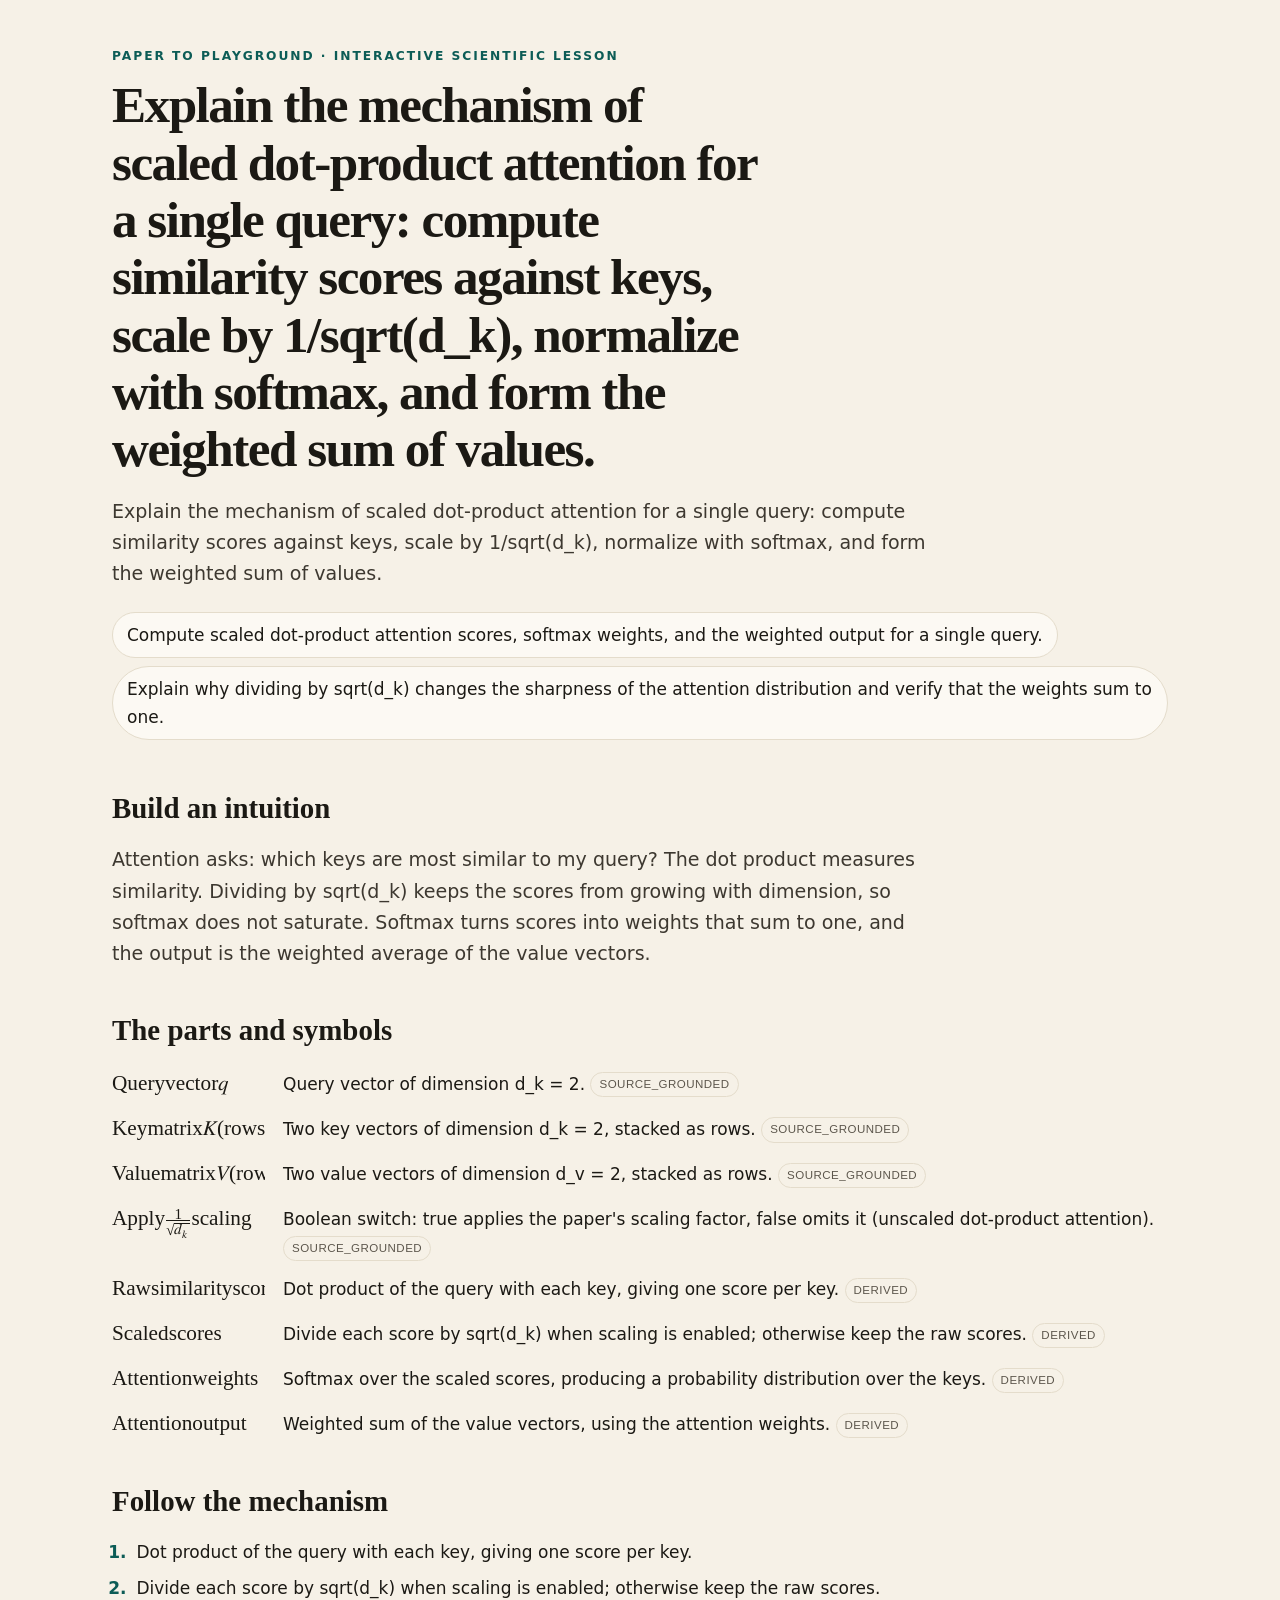
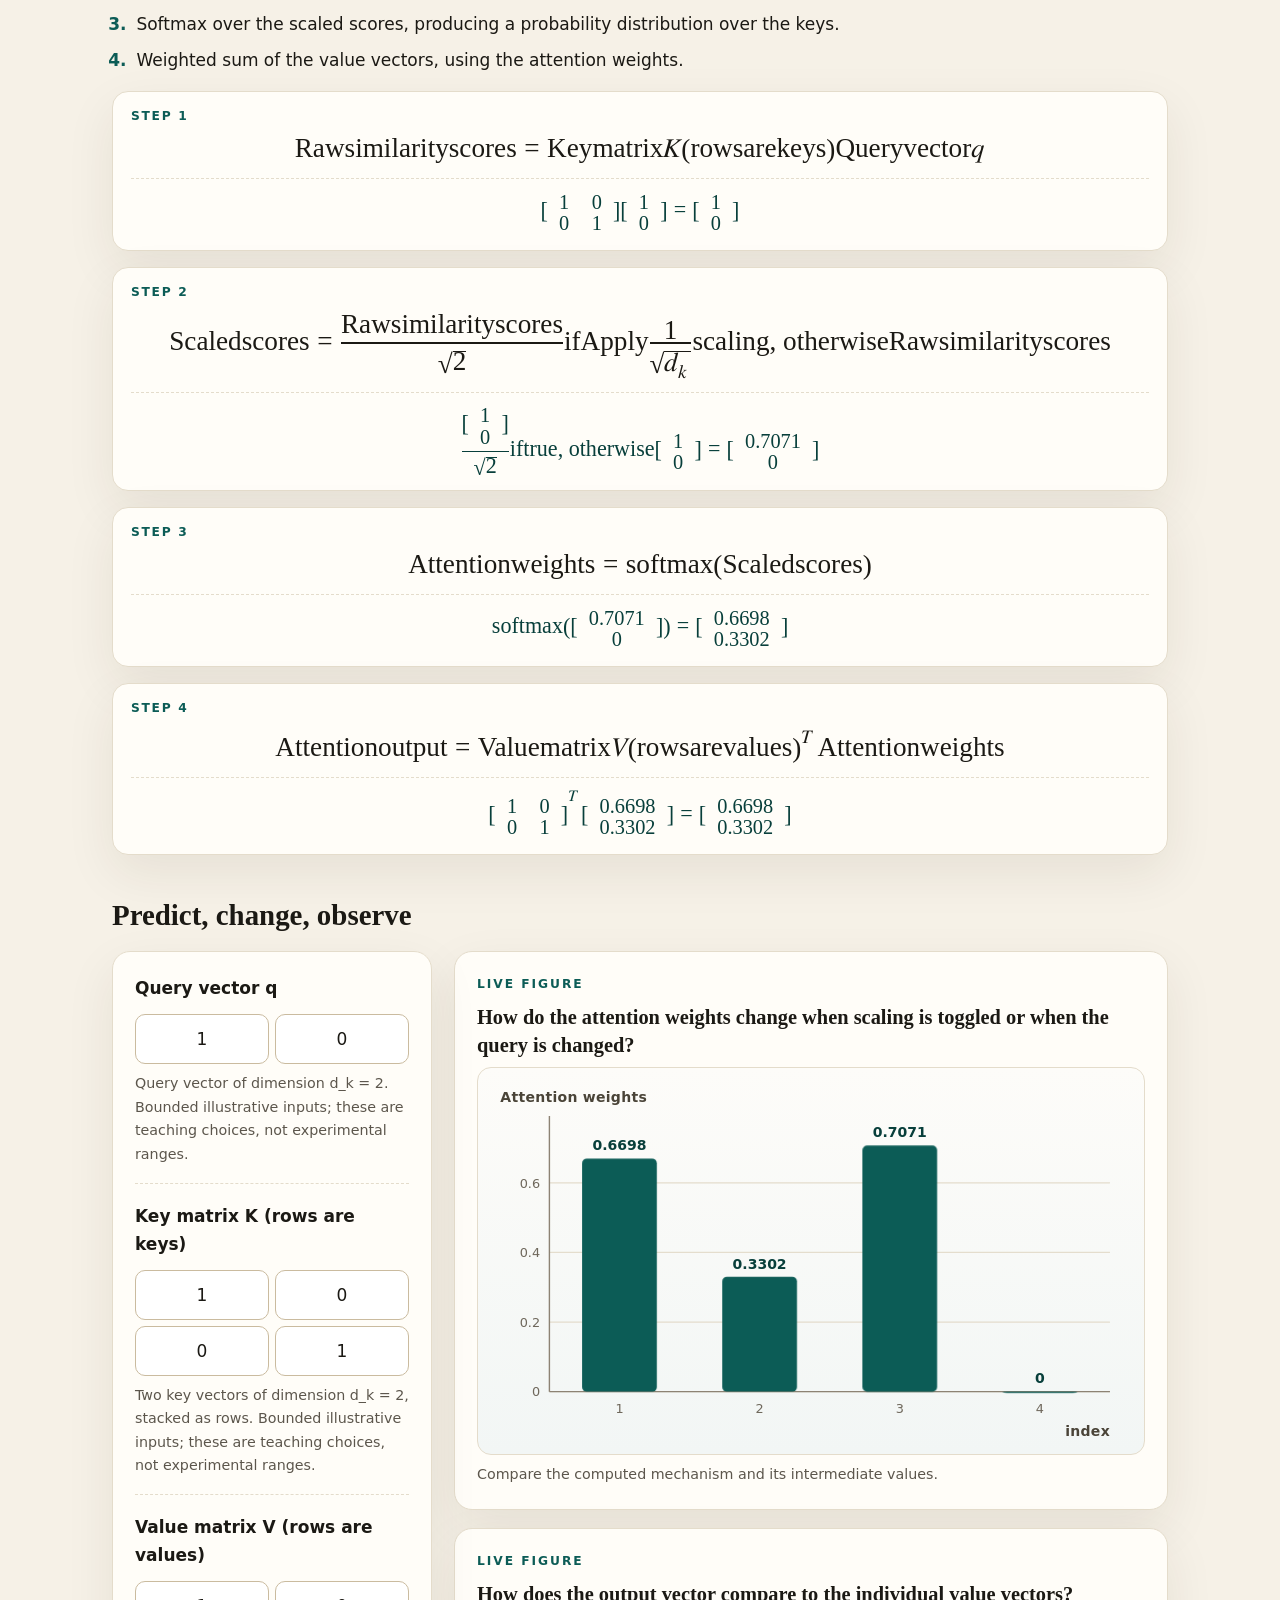
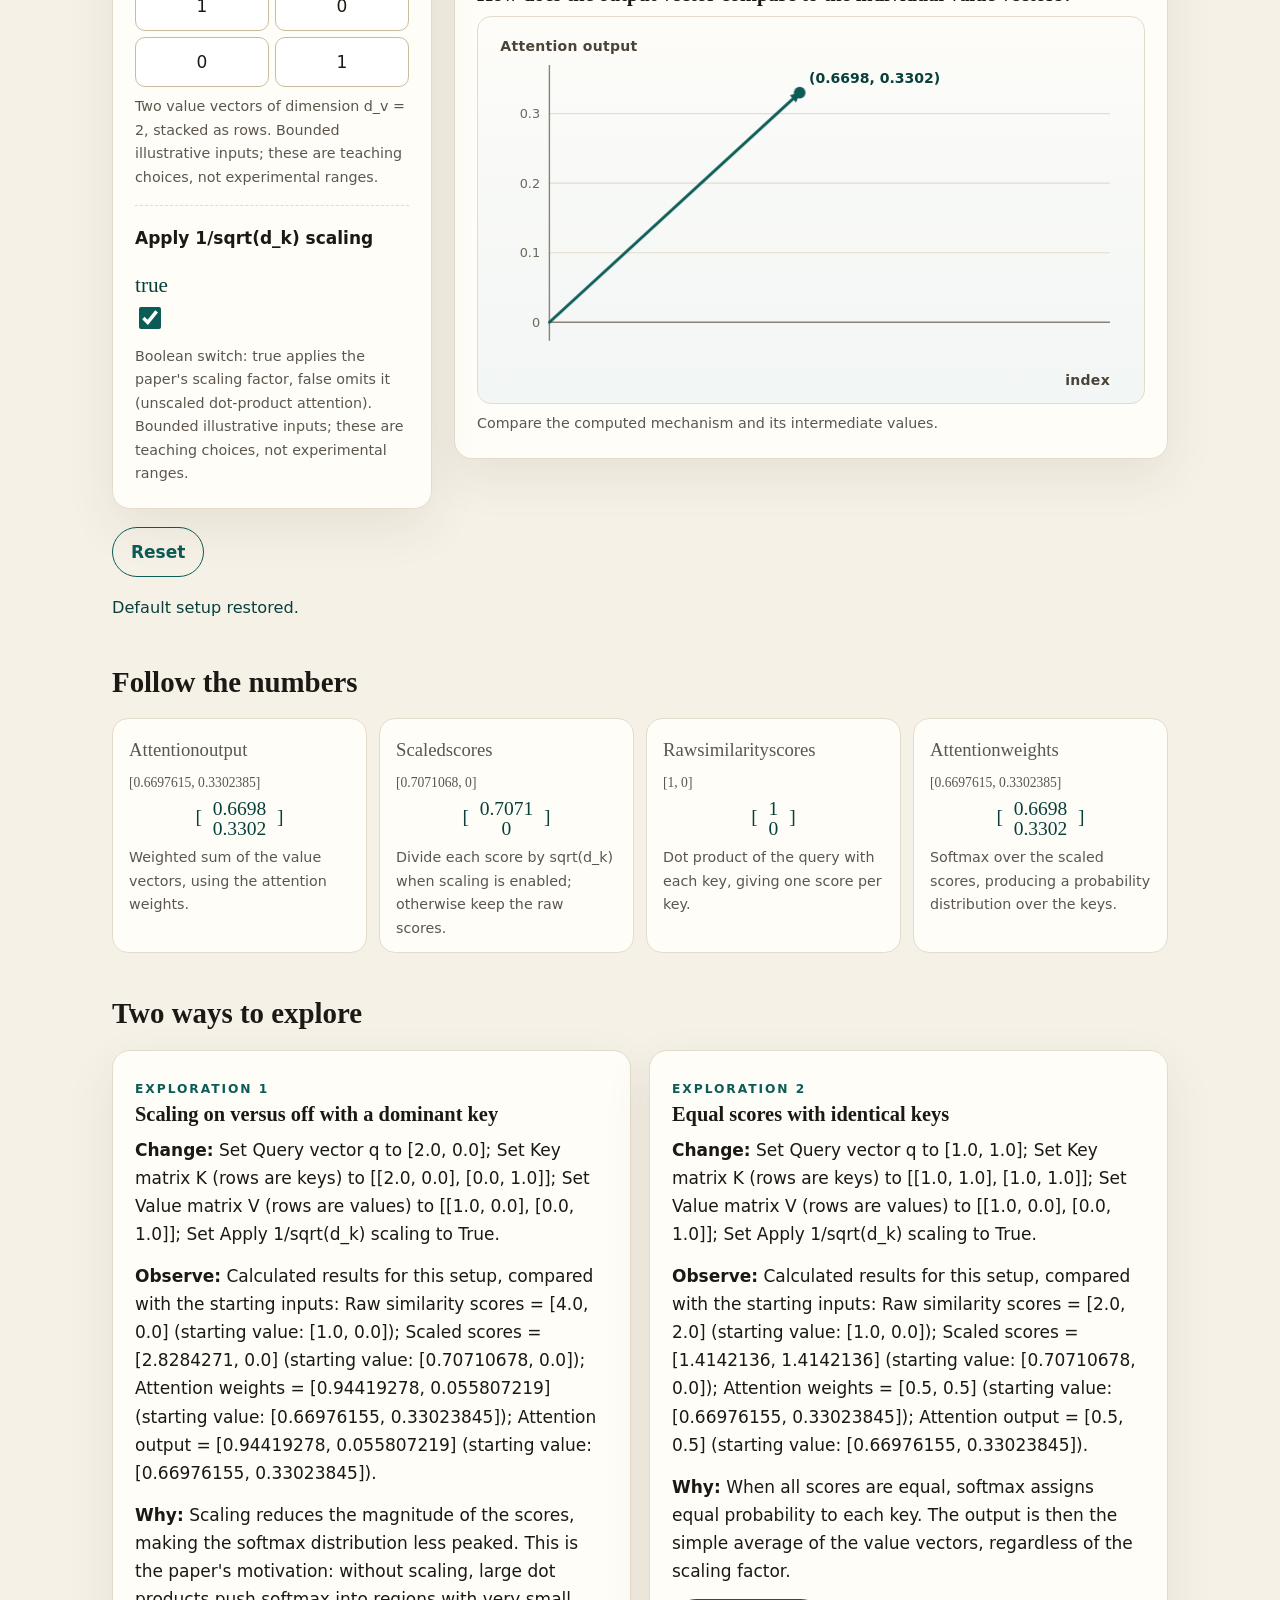
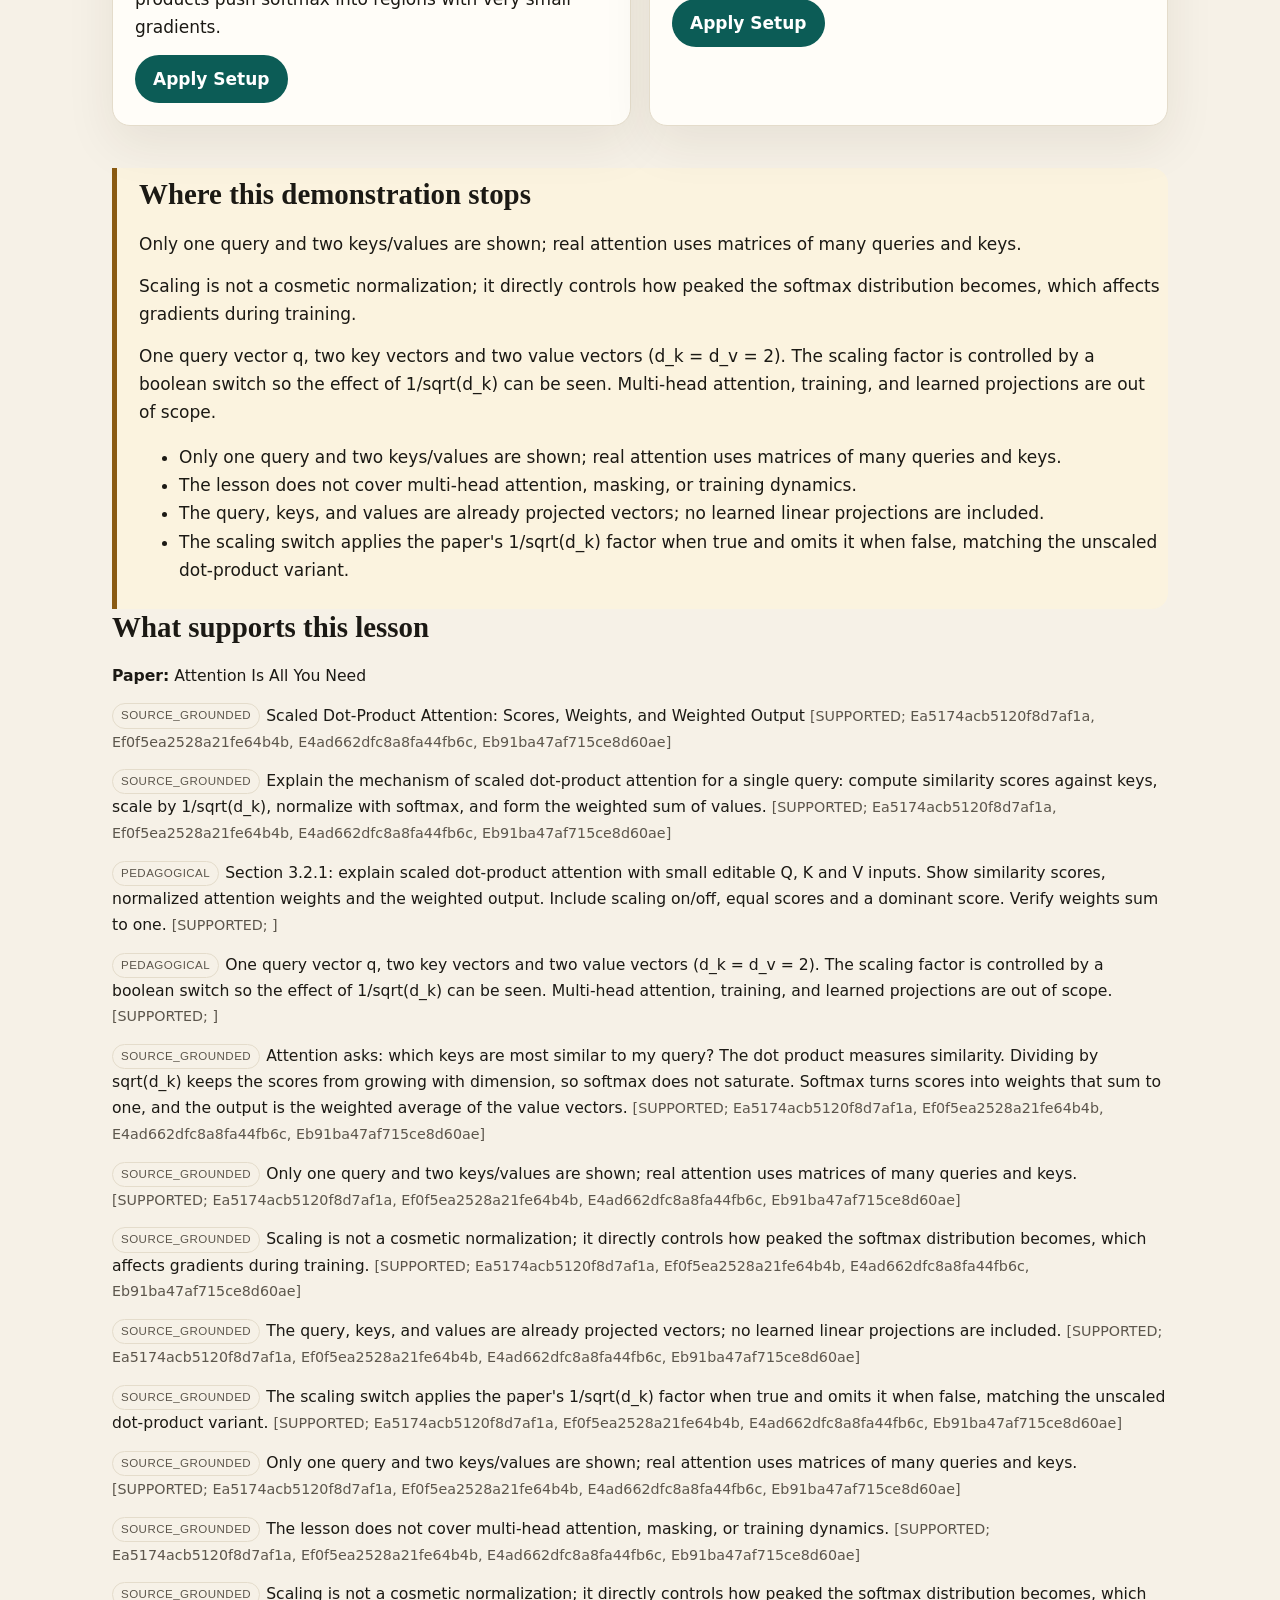
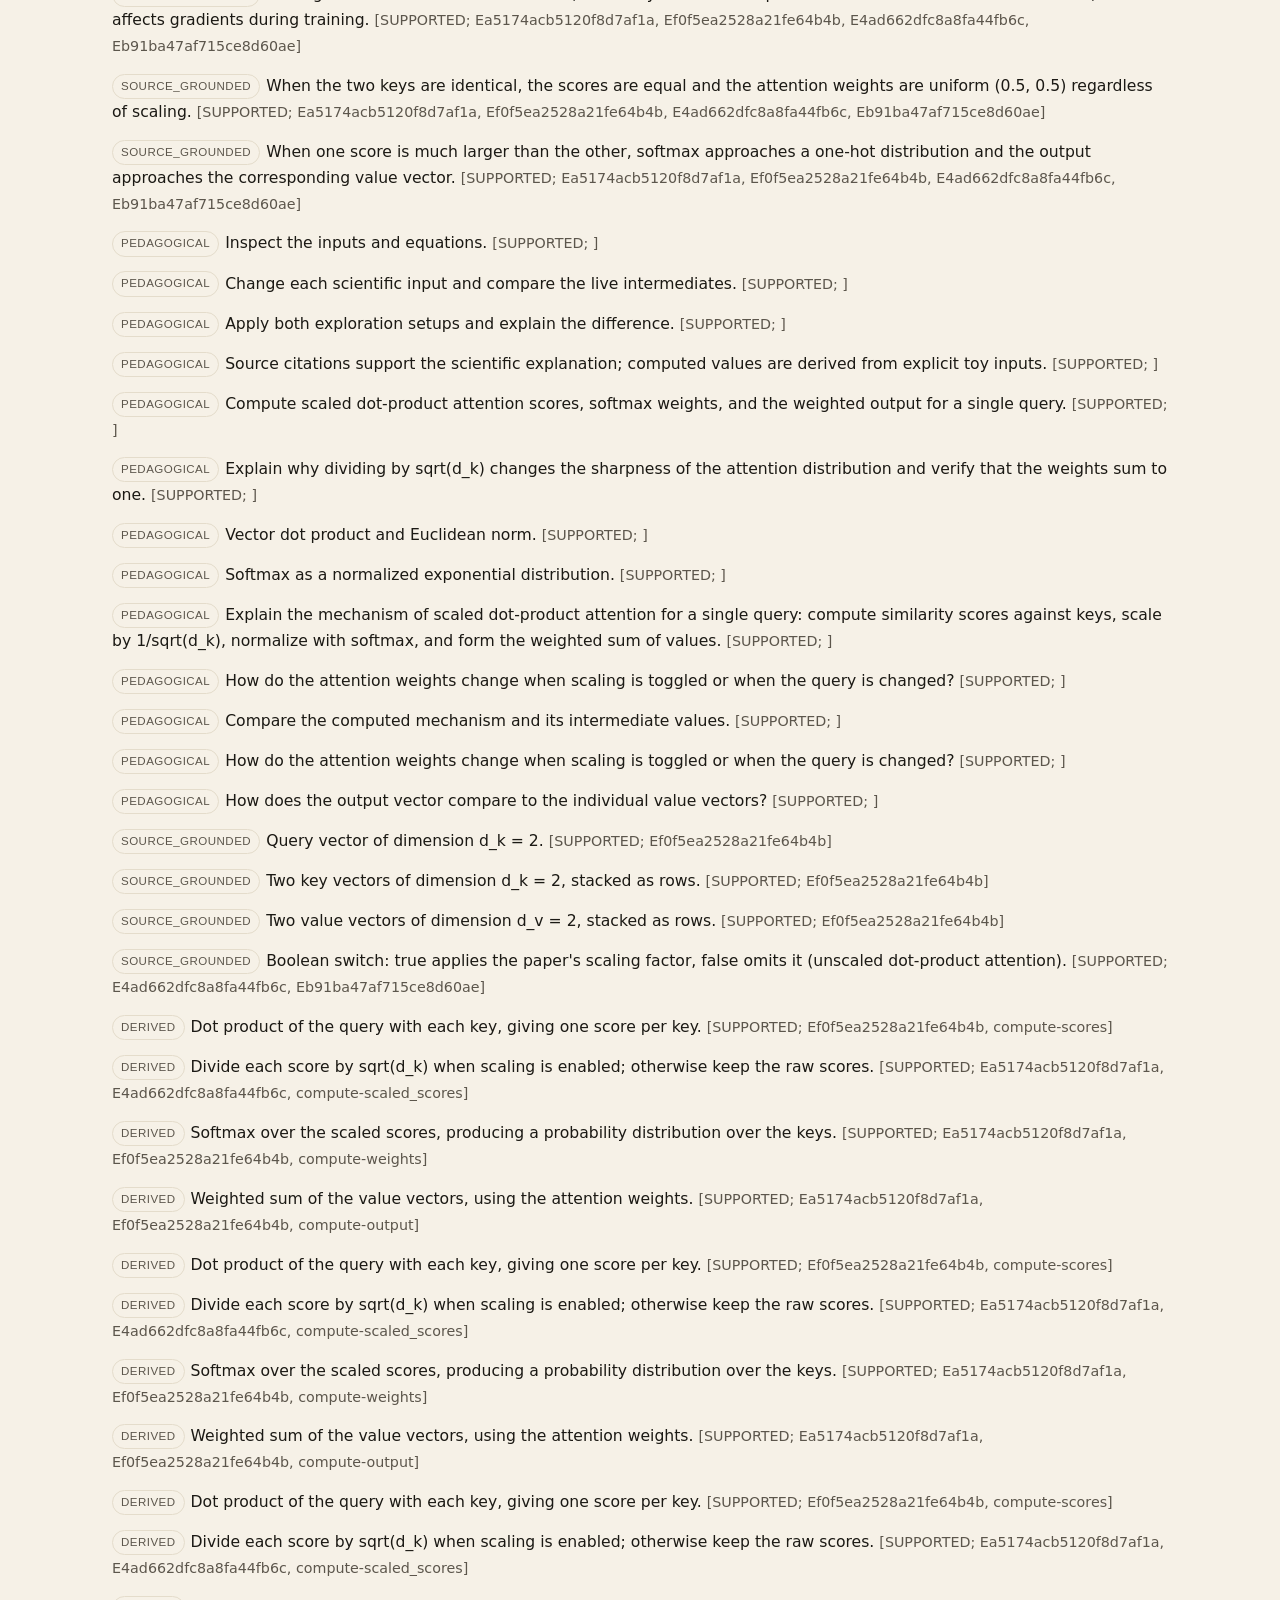
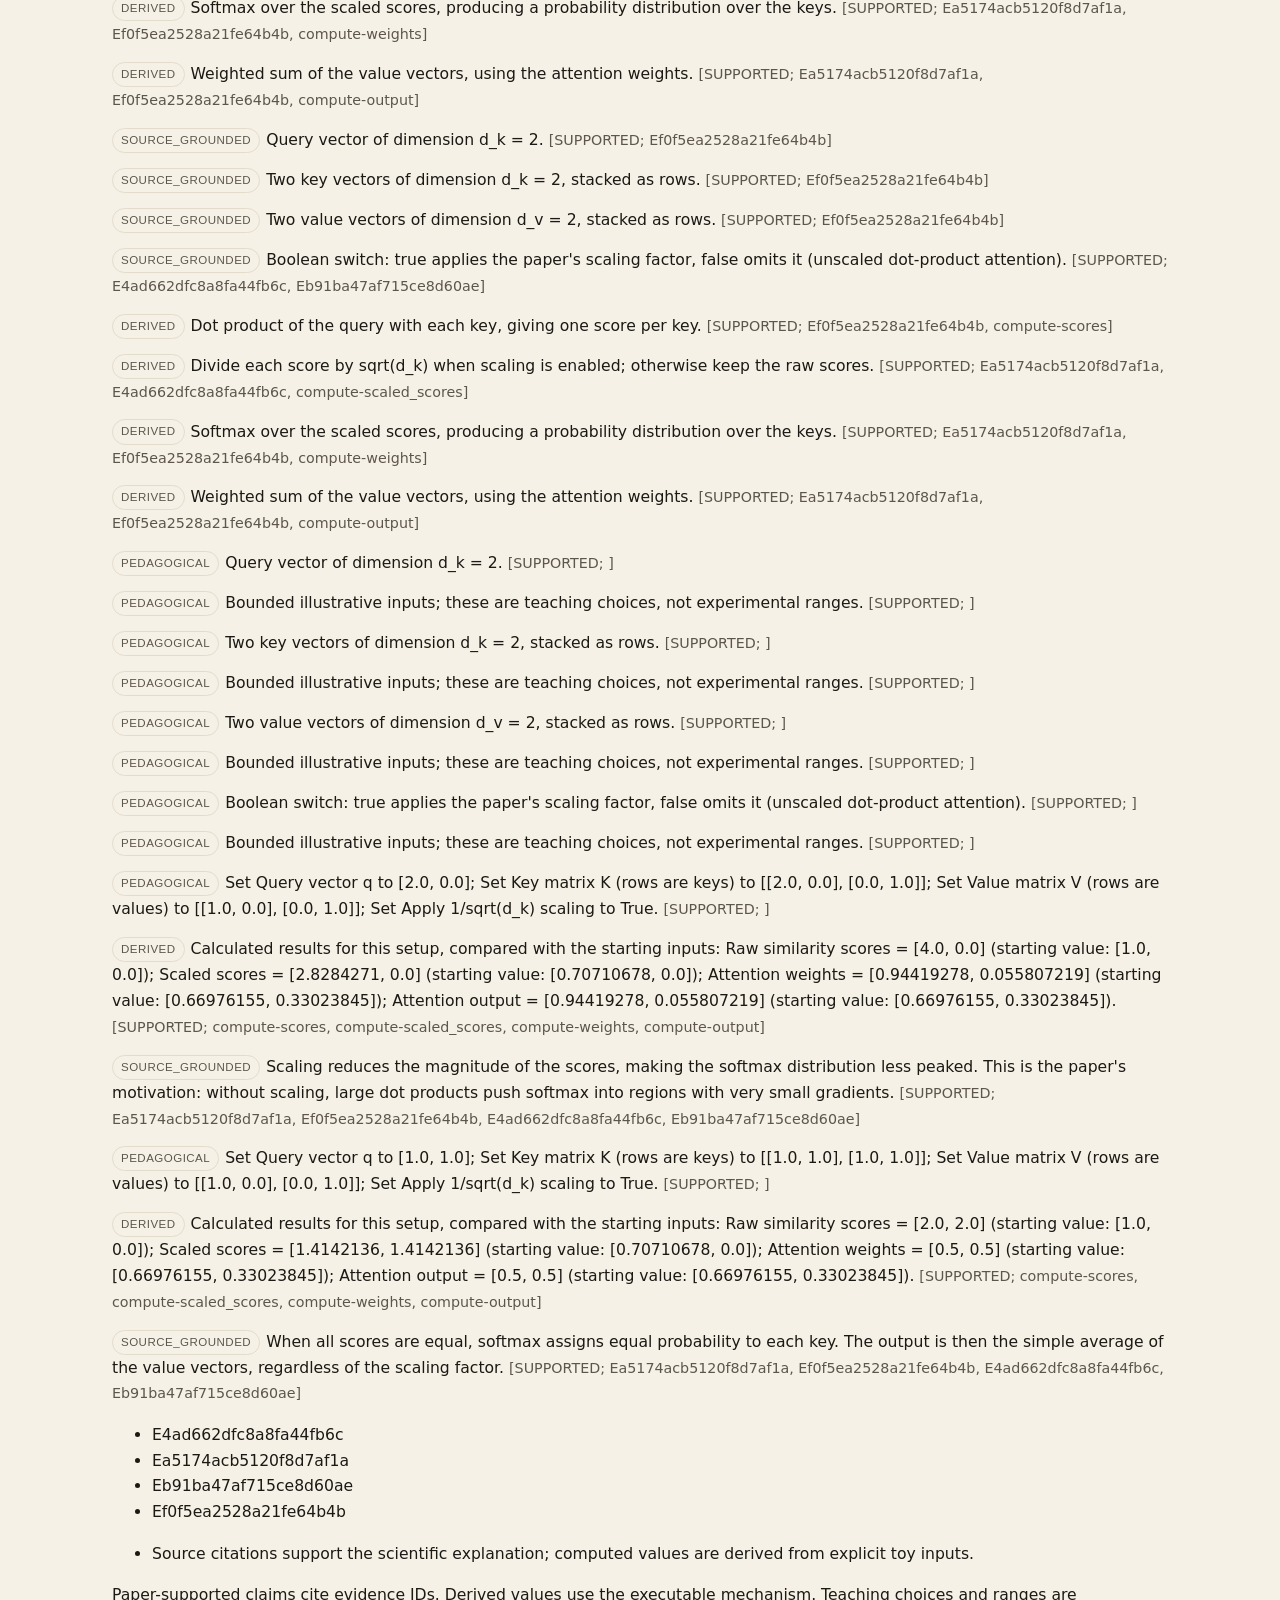
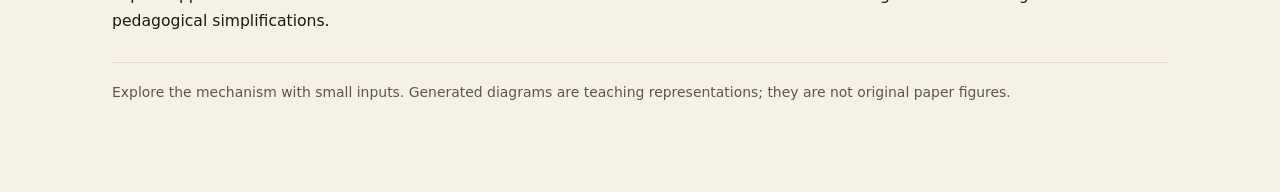
<file: verification/runs/attention-2/index.html>
<!doctype html>
<html lang="en"><head><meta charset="utf-8"><meta name="viewport" content="width=device-width,initial-scale=1">
<title>Scaled Dot-Product Attention: Scores, Weights, and Weighted Output · Paper to Playground</title><style>:root{
  color-scheme:light;
  --ink:#1b1914;
  --muted:#5c564c;
  --accent:#0c5c56;
  --accent-deep:#083f3b;
  --line:#e4dccb;
  --paper:#f6f1e7;
  --panel:#fffdf8;
  --soft:#e7f3f1;
  --gold:#8a5a12;
  --shadow:0 18px 50px rgba(48,36,16,.08);
  font-family:"Segoe UI",system-ui,sans-serif;
  font-size:17px;
  line-height:1.65;
  color:var(--ink);
  background:
    radial-gradient(1200px 500px at 10% -10%, rgba(12,92,86,.08), transparent 55%),
    var(--paper);
}
*{box-sizing:border-box}
body{margin:0;overflow-wrap:anywhere}
main{max-width:1120px;margin:auto;padding:28px 32px 88px}
header{padding:18px 0 8px}
.eyebrow{font-size:.72rem;letter-spacing:.16em;text-transform:uppercase;color:var(--accent);font-weight:750;margin:0 0 10px}
h1{font-family:Palatino,"Palatino Linotype",Georgia,serif;font-size:clamp(2rem,4vw,3.2rem);line-height:1.12;letter-spacing:-.03em;font-weight:600;max-width:26ch;margin:8px 0 18px}
h2{font-family:Palatino,"Palatino Linotype",Georgia,serif;font-size:1.7rem;font-weight:600;line-height:1.25;margin:0 0 18px}
h3{font-family:Palatino,"Palatino Linotype",Georgia,serif;font-size:1.2rem;font-weight:600;line-height:1.35;margin:0 0 8px}
p{margin:8px 0 14px}
a{color:var(--accent)}
.lede{font-size:1.12rem;max-width:68ch;color:#3d3830}
.objectives{display:grid;gap:8px;padding:0;margin:22px 0 0;list-style:none}
.objectives li{background:rgba(255,253,248,.72);border:1px solid var(--line);border-radius:999px;padding:8px 14px;width:fit-content;max-width:100%}
.block{margin:42px 0}
.panel{padding:22px;background:var(--panel);border:1px solid var(--line);border-radius:18px;min-width:0;box-shadow:var(--shadow)}
.playground-grid{display:grid;grid-template-columns:minmax(260px,320px) minmax(0,1fr);gap:22px;align-items:start}
.playground-grid>*{min-width:0}
.controls{display:flex;flex-direction:column;gap:18px;position:sticky;top:16px}
.control{padding-bottom:16px;border-bottom:1px dashed var(--line)}
.control:last-of-type{border-bottom:0;padding-bottom:0}
.control-head{display:flex;justify-content:space-between;align-items:baseline;gap:12px;flex-wrap:wrap}
.control label{font-weight:680;display:block;margin-bottom:4px}
.control input,.control select,.control textarea{width:100%;font:inherit;accent-color:var(--accent)}
.control input:not([type=range]):not([type=checkbox]),.control select,.control textarea{padding:10px 12px;border:1px solid #cabb9f;border-radius:10px;background:#fff;color:var(--ink)}
/* The raw JSON textarea remains the validated source of truth, but learners use the grid. */
.control textarea.array-source{position:absolute;width:1px;height:1px;padding:0;margin:-1px;overflow:hidden;clip:rect(0 0 0 0);white-space:nowrap;border:0}
.control:focus-within .array-grid{outline:2px solid var(--accent);outline-offset:3px}
.array-grid{display:grid;gap:6px;margin:8px 0}
.cell-input{width:100%;font:inherit;font-family:Cambria,"Cambria Math",Georgia,serif;font-size:1.02rem;text-align:center;padding:8px 4px;border:1px solid #cabb9f;border-radius:8px;background:#fff;color:var(--ink);-moz-appearance:textfield}
.cell-input::-webkit-outer-spin-button,.cell-input::-webkit-inner-spin-button{-webkit-appearance:none;margin:0}
.cell-input:focus{border-color:var(--accent);box-shadow:0 0 0 3px rgba(12,92,86,.15);outline:0}
.control input[type=range]{height:30px;padding:0;cursor:pointer}
.range-ends{display:flex;justify-content:space-between;font-size:.78rem;color:var(--muted);margin-top:-4px}
.control input[type=checkbox]{width:22px;height:22px}
.current-value{font-family:Cambria,"Cambria Math",Georgia,serif;font-size:1.25rem;font-variant-numeric:tabular-nums;color:var(--accent-deep);display:block;margin:0}
.current-value.math-value math{font-size:1rem}
.control[data-kind=vector] .current-value,.control[data-kind=matrix] .current-value{display:none}
.hint,.caption{font-size:.84rem;color:var(--muted);margin:8px 0 0}
button{font:inherit;font-weight:680;border:0;border-radius:999px;background:var(--accent);color:#fff;padding:10px 18px;cursor:pointer;min-height:44px}
button.secondary{background:transparent;color:var(--accent);border:1px solid var(--accent)}
button:hover{background:var(--accent-deep);color:#fff}
:focus-visible{outline:3px solid #b86112;outline-offset:3px}
.toolbar{display:flex;gap:12px;flex-wrap:wrap;align-items:center;margin:18px 0}
.stage{display:grid;gap:18px}
.visual{width:100%;overflow:hidden;min-height:220px;background:linear-gradient(180deg,#fdfcf9,#f2f6f5);border:1px solid var(--line);border-radius:14px;padding:6px}
.visual svg{width:100%;height:auto;display:block}
.visual text{font-family:"Segoe UI",system-ui,sans-serif;font-size:12px;fill:var(--ink)}
.visual .tick{fill:#6f685c;font-size:11px}
.visual .axis-label{fill:#4a4438;font-size:12px;font-weight:650;letter-spacing:.02em}
.visual .value{fill:var(--accent-deep);font-weight:700;font-size:12px}
.visual .note{fill:var(--gold);font-size:11px;font-style:italic}
.grid{stroke:#e4ddcd;stroke-width:1}
.mark{fill:var(--accent);transition:height .35s ease,y .35s ease,cx .35s ease,cy .35s ease}
.mark:hover{fill:var(--accent-deep)}
.cell{fill:var(--accent)}
.cell.negative{fill:#b65d2e}
.cell-label{fill:var(--ink);font-weight:700;font-size:13px}
.cell-label.light{fill:#fff}
.curve{stroke:var(--accent);stroke-width:2.5;fill:none;stroke-linejoin:round;stroke-linecap:round}
.area{fill:rgba(12,92,86,.10)}
.arrowhead{fill:var(--accent)}
.axis{stroke:#8d8374;stroke-width:1.2}
.flow-cell{fill:var(--soft);stroke:var(--accent);stroke-width:1.5}
.active-cell{fill:#f3d48a;stroke:var(--gold);stroke-width:3}
.mark,.cell,.curve,.area{animation:rise .5s ease both}
@keyframes rise{from{opacity:0;transform:translateY(6px)}to{opacity:1;transform:none}}
.outputs{display:grid;grid-template-columns:repeat(auto-fit,minmax(180px,1fr));gap:12px}
.output{background:var(--panel);border:1px solid var(--line);padding:16px 16px 12px;border-radius:16px;overflow-wrap:anywhere;min-width:0}
.output .symbol{display:block;max-width:100%;overflow-x:auto;font-family:Cambria,"Cambria Math",Georgia,serif;font-size:1.1rem;color:var(--muted)}
.output output{display:block;margin-top:6px;font-family:Cambria,"Cambria Math",Georgia,serif;font-size:1.45rem;font-variant-numeric:tabular-nums;color:var(--accent-deep);overflow-x:auto}
.output output.has-math{font-size:.8rem;color:var(--muted);overflow-wrap:anywhere}
.output .math-view{font-family:Cambria,"Cambria Math",Georgia,serif;color:var(--accent-deep);overflow-x:auto;margin-top:4px}
.output .math-view math{font-size:1.15rem}
.output .math-view:empty{display:none}
.output output.tick{animation:tick .35s ease}
@keyframes tick{from{transform:translateY(3px);opacity:.4}to{transform:none;opacity:1}}
.equation-panel{min-width:0;max-width:100%;background:var(--panel);border:1px solid var(--line);border-radius:16px;margin-top:16px;padding:14px 18px 10px;box-shadow:var(--shadow)}
.equation-label{font-size:.72rem;letter-spacing:.14em;text-transform:uppercase;color:var(--accent);font-weight:750;margin:0 0 6px}
.equation{font-family:Cambria,"Cambria Math",Georgia,serif;overflow-x:auto;overflow-y:hidden;display:block;width:0;min-width:100%;max-width:100%;padding:6px 0;margin:0;text-align:center}
.equation math{font-size:1.6rem}
.equation.substituted{border-top:1px dashed var(--line);margin-top:8px;padding-top:12px}
.equation.substituted math{color:var(--accent-deep)}
/* Plain-text substitution is retained for assistive tech and validators. */
.substitution{position:absolute;width:1px;height:1px;overflow:hidden;clip:rect(0 0 0 0);white-space:nowrap;margin:-1px;padding:0;border:0}
math{font-family:"Cambria Math","Latin Modern Math","STIX Two Math","Libertinus Math","Noto Sans Math","Segoe UI Symbol",serif}
math mtable{font-size:1em}
math mtd{padding:.18em .55em}
.equation.substituted math{font-size:1.3rem}
.equation.substituted mtable{font-size:.92em}
dl.symbols{display:grid;grid-template-columns:minmax(0,9rem) minmax(0,1fr);gap:10px 18px;align-items:baseline}
dl.symbols dt,dl.symbols dd{min-width:0;overflow-wrap:anywhere}
dl.symbols dt{overflow-x:auto;max-width:100%}
dt{font-family:Cambria,"Cambria Math",Georgia,serif;font-size:1.25rem}
dd{margin:0}
dt math{font-size:1.25rem}
.steps{padding-left:1.2rem}
.steps li{margin:8px 0;padding-left:4px}
.steps li::marker{color:var(--accent);font-weight:700}
.explorations{display:grid;grid-template-columns:1fr 1fr;gap:18px}
.exploration[data-active=true]{border-color:var(--accent);box-shadow:0 0 0 3px rgba(12,92,86,.15)}
.callout{border:0;border-left:5px solid var(--gold);background:#fbf3df;border-radius:0 16px 16px 0;padding:8px 8px 8px 22px}
.grounding{font-size:.92rem}
.badge{display:inline-block;font-family:"Segoe UI",sans-serif;font-size:.68rem;letter-spacing:.04em;border:1px solid var(--line);border-radius:999px;padding:2px 8px;margin-right:6px;color:var(--muted);vertical-align:middle}
.status{min-height:1.6em;color:var(--accent-deep);font-size:.95rem}
[aria-invalid=true]{outline:2px solid #a43119}
footer{border-top:1px solid var(--line);margin-top:28px;padding-top:18px;font-size:.82rem;color:var(--muted)}
@media(max-width:720px){
  main{padding:20px 16px 56px}
  .playground-grid,.explorations{grid-template-columns:1fr}
  .controls{position:static}
  .panel{padding:16px}
  .equation math{font-size:1.25rem}
  h1{max-width:none}
}
@media(max-width:380px){
  .outputs{grid-template-columns:1fr}
  dl.symbols{grid-template-columns:1fr;gap:2px 0}
  dl.symbols dd{margin-bottom:12px}
}
@media(prefers-reduced-motion:reduce){*{scroll-behavior:auto;animation:none}}
</style></head>
<body><main><header data-role="central-question"><div class="eyebrow">Paper to Playground · Interactive scientific lesson</div>
<h1>Explain the mechanism of scaled dot-product attention for a single query: compute similarity scores against keys, scale by 1/sqrt(d_k), normalize with softmax, and form the weighted sum of values.</h1><p class="lede">Explain the mechanism of scaled dot-product attention for a single query: compute similarity scores against keys, scale by 1/sqrt(d_k), normalize with softmax, and form the weighted sum of values.</p><ul class="objectives"><li data-objective-id="0">Compute scaled dot-product attention scores, softmax weights, and the weighted output for a single query.</li><li data-objective-id="1">Explain why dividing by sqrt(d_k) changes the sharpness of the attention distribution and verify that the weights sum to one.</li></ul></header>
<section class="block" data-role="intuition"><h2>Build an intuition</h2><p class="lede">Attention asks: which keys are most similar to my query? The dot product measures similarity. Dividing by sqrt(d_k) keeps the scores from growing with dimension, so softmax does not saturate. Softmax turns scores into weights that sum to one, and the output is the weighted average of the value vectors.</p></section>
<section class="block" data-role="symbols"><h2>The parts and symbols</h2><dl class="symbols"><dt data-variable-id="var-q" data-symbol="Query vector q">Query vector q</dt><dd>Query vector of dimension d_k = 2. <span class="badge">SOURCE_GROUNDED</span></dd><dt data-variable-id="var-K" data-symbol="Key matrix K (rows are keys)">Key matrix K (rows are keys)</dt><dd>Two key vectors of dimension d_k = 2, stacked as rows. <span class="badge">SOURCE_GROUNDED</span></dd><dt data-variable-id="var-V" data-symbol="Value matrix V (rows are values)">Value matrix V (rows are values)</dt><dd>Two value vectors of dimension d_v = 2, stacked as rows. <span class="badge">SOURCE_GROUNDED</span></dd><dt data-variable-id="var-use_scaling" data-symbol="Apply 1/sqrt(d_k) scaling">Apply 1/sqrt(d_k) scaling</dt><dd>Boolean switch: true applies the paper&#x27;s scaling factor, false omits it (unscaled dot-product attention). <span class="badge">SOURCE_GROUNDED</span></dd><dt data-variable-id="var-scores" data-symbol="Raw similarity scores">Raw similarity scores</dt><dd>Dot product of the query with each key, giving one score per key. <span class="badge">DERIVED</span></dd><dt data-variable-id="var-scaled_scores" data-symbol="Scaled scores">Scaled scores</dt><dd>Divide each score by sqrt(d_k) when scaling is enabled; otherwise keep the raw scores. <span class="badge">DERIVED</span></dd><dt data-variable-id="var-weights" data-symbol="Attention weights">Attention weights</dt><dd>Softmax over the scaled scores, producing a probability distribution over the keys. <span class="badge">DERIVED</span></dd><dt data-variable-id="var-output" data-symbol="Attention output">Attention output</dt><dd>Weighted sum of the value vectors, using the attention weights. <span class="badge">DERIVED</span></dd></dl></section>
<section class="block" data-role="mechanism"><h2>Follow the mechanism</h2><ol class="steps"><li data-mechanism-id="step-scores">Dot product of the query with each key, giving one score per key.</li><li data-mechanism-id="step-scaled_scores">Divide each score by sqrt(d_k) when scaling is enabled; otherwise keep the raw scores.</li><li data-mechanism-id="step-weights">Softmax over the scaled scores, producing a probability distribution over the keys.</li><li data-mechanism-id="step-output">Weighted sum of the value vectors, using the attention weights.</li></ol><div class="equation-panel" id="equation-compute-scores" data-computation-id="compute-scores" data-depends-on="var-K var-q"><p class="equation-label">Step 1</p><p class="equation" data-role="equation"></p><p class="equation substituted" data-role="substituted"></p><p class="substitution" data-role="substitution"></p></div><div class="equation-panel" id="equation-compute-scaled_scores" data-computation-id="compute-scaled_scores" data-depends-on="var-scores var-use_scaling"><p class="equation-label">Step 2</p><p class="equation" data-role="equation"></p><p class="equation substituted" data-role="substituted"></p><p class="substitution" data-role="substitution"></p></div><div class="equation-panel" id="equation-compute-weights" data-computation-id="compute-weights" data-depends-on="var-scaled_scores"><p class="equation-label">Step 3</p><p class="equation" data-role="equation"></p><p class="equation substituted" data-role="substituted"></p><p class="substitution" data-role="substitution"></p></div><div class="equation-panel" id="equation-compute-output" data-computation-id="compute-output" data-depends-on="var-V var-weights"><p class="equation-label">Step 4</p><p class="equation" data-role="equation"></p><p class="equation substituted" data-role="substituted"></p><p class="substitution" data-role="substitution"></p></div></section>
<section class="block" data-role="playground"><h2>Predict, change, observe</h2><div class="playground-grid"><div class="panel controls"><div class="control" data-kind="vector"><div class="control-head"><label for="input-0">Query vector q</label><output id="value-0" class="current-value">[1.0, 0.0]</output></div><div class="array-grid" data-grid-for="input-0" aria-hidden="true"></div><textarea id="input-0" data-control-id="control-q" data-variable-id="var-q" data-depends-on="var-q" aria-describedby="value-0 hint-0" tabindex="-1" rows="2" spellcheck="false" class="array-source">[1.0,0.0]</textarea><p id="hint-0" class="hint">Query vector of dimension d_k = 2. Bounded illustrative inputs; these are teaching choices, not experimental ranges.</p></div><div class="control" data-kind="matrix"><div class="control-head"><label for="input-1">Key matrix K (rows are keys)</label><output id="value-1" class="current-value">[[1.0, 0.0], [0.0, 1.0]]</output></div><div class="array-grid" data-grid-for="input-1" aria-hidden="true"></div><textarea id="input-1" data-control-id="control-K" data-variable-id="var-K" data-depends-on="var-K" aria-describedby="value-1 hint-1" tabindex="-1" rows="2" spellcheck="false" class="array-source">[[1.0,0.0],[0.0,1.0]]</textarea><p id="hint-1" class="hint">Two key vectors of dimension d_k = 2, stacked as rows. Bounded illustrative inputs; these are teaching choices, not experimental ranges.</p></div><div class="control" data-kind="matrix"><div class="control-head"><label for="input-2">Value matrix V (rows are values)</label><output id="value-2" class="current-value">[[1.0, 0.0], [0.0, 1.0]]</output></div><div class="array-grid" data-grid-for="input-2" aria-hidden="true"></div><textarea id="input-2" data-control-id="control-V" data-variable-id="var-V" data-depends-on="var-V" aria-describedby="value-2 hint-2" tabindex="-1" rows="2" spellcheck="false" class="array-source">[[1.0,0.0],[0.0,1.0]]</textarea><p id="hint-2" class="hint">Two value vectors of dimension d_v = 2, stacked as rows. Bounded illustrative inputs; these are teaching choices, not experimental ranges.</p></div><div class="control" data-kind="toggle"><div class="control-head"><label for="input-3">Apply 1/sqrt(d_k) scaling</label><output id="value-3" class="current-value">True</output></div><input id="input-3" data-control-id="control-use_scaling" data-variable-id="var-use_scaling" data-depends-on="var-use_scaling" aria-describedby="value-3 hint-3" type="checkbox" checked><p id="hint-3" class="hint">Boolean switch: true applies the paper&#x27;s scaling factor, false omits it (unscaled dot-product attention). Bounded illustrative inputs; these are teaching choices, not experimental ranges.</p></div></div><div class="stage"><article class="panel figure"><p class="eyebrow">Live figure</p><h3>How do the attention weights change when scaling is toggled or when the query is changed?</h3><div class="visual" data-visual-id="visual-1" data-depends-on="var-weights var-scaled_scores"></div><p class="caption">Compare the computed mechanism and its intermediate values.</p></article><article class="panel figure"><p class="eyebrow">Live figure</p><h3>How does the output vector compare to the individual value vectors?</h3><div class="visual" data-visual-id="visual-2" data-depends-on="var-output var-V"></div><p class="caption">Compare the computed mechanism and its intermediate values.</p></article></div></div>
<div class="toolbar"><button class="secondary" data-role="reset">Reset</button></div><p class="status" role="status" aria-live="polite" data-role="status"></p></section>
<section class="block" data-role="intermediates"><h2>Follow the numbers</h2><div class="outputs"><div class="output"><span class="symbol" data-symbol="Attention output">Attention output</span><output data-output-id="var-output" data-variable-id="var-output" data-depends-on="var-output" aria-live="polite"></output><div class="math-view" data-math-for="var-output" aria-hidden="true"></div><p class="hint">Weighted sum of the value vectors, using the attention weights.</p></div><div class="output"><span class="symbol" data-symbol="Scaled scores">Scaled scores</span><output data-output-id="var-scaled_scores" data-variable-id="var-scaled_scores" data-depends-on="var-scaled_scores" aria-live="polite"></output><div class="math-view" data-math-for="var-scaled_scores" aria-hidden="true"></div><p class="hint">Divide each score by sqrt(d_k) when scaling is enabled; otherwise keep the raw scores.</p></div><div class="output"><span class="symbol" data-symbol="Raw similarity scores">Raw similarity scores</span><output data-output-id="var-scores" data-variable-id="var-scores" data-depends-on="var-scores" aria-live="polite"></output><div class="math-view" data-math-for="var-scores" aria-hidden="true"></div><p class="hint">Dot product of the query with each key, giving one score per key.</p></div><div class="output"><span class="symbol" data-symbol="Attention weights">Attention weights</span><output data-output-id="var-weights" data-variable-id="var-weights" data-depends-on="var-weights" aria-live="polite"></output><div class="math-view" data-math-for="var-weights" aria-hidden="true"></div><p class="hint">Softmax over the scaled scores, producing a probability distribution over the keys.</p></div></div></section>
<section class="block" data-role="explorations"><h2>Two ways to explore</h2><div class="explorations"><article class="panel exploration" data-exploration-id="explore-1"><span class="eyebrow">Exploration 1</span><h3>Scaling on versus off with a dominant key</h3><p><strong>Change:</strong> Set Query vector q to [2.0, 0.0]; Set Key matrix K (rows are keys) to [[2.0, 0.0], [0.0, 1.0]]; Set Value matrix V (rows are values) to [[1.0, 0.0], [0.0, 1.0]]; Set Apply 1/sqrt(d_k) scaling to True.</p><p><strong>Observe:</strong> Calculated results for this setup, compared with the starting inputs: Raw similarity scores = [4.0, 0.0] (starting value: [1.0, 0.0]); Scaled scores = [2.8284271, 0.0] (starting value: [0.70710678, 0.0]); Attention weights = [0.94419278, 0.055807219] (starting value: [0.66976155, 0.33023845]); Attention output = [0.94419278, 0.055807219] (starting value: [0.66976155, 0.33023845]).</p><p><strong>Why:</strong> Scaling reduces the magnitude of the scores, making the softmax distribution less peaked. This is the paper&#x27;s motivation: without scaling, large dot products push softmax into regions with very small gradients.</p><button data-role="apply-setup" data-setup-id="explore-1">Apply Setup</button></article><article class="panel exploration" data-exploration-id="explore-2"><span class="eyebrow">Exploration 2</span><h3>Equal scores with identical keys</h3><p><strong>Change:</strong> Set Query vector q to [1.0, 1.0]; Set Key matrix K (rows are keys) to [[1.0, 1.0], [1.0, 1.0]]; Set Value matrix V (rows are values) to [[1.0, 0.0], [0.0, 1.0]]; Set Apply 1/sqrt(d_k) scaling to True.</p><p><strong>Observe:</strong> Calculated results for this setup, compared with the starting inputs: Raw similarity scores = [2.0, 2.0] (starting value: [1.0, 0.0]); Scaled scores = [1.4142136, 1.4142136] (starting value: [0.70710678, 0.0]); Attention weights = [0.5, 0.5] (starting value: [0.66976155, 0.33023845]); Attention output = [0.5, 0.5] (starting value: [0.66976155, 0.33023845]).</p><p><strong>Why:</strong> When all scores are equal, softmax assigns equal probability to each key. The output is then the simple average of the value vectors, regardless of the scaling factor.</p><button data-role="apply-setup" data-setup-id="explore-2">Apply Setup</button></article></div></section>
<section data-role="limitation" class="callout"><h2>Where this demonstration stops</h2><p>Only one query and two keys/values are shown; real attention uses matrices of many queries and keys.</p>
<p>Scaling is not a cosmetic normalization; it directly controls how peaked the softmax distribution becomes, which affects gradients during training.</p><p>One query vector q, two key vectors and two value vectors (d_k = d_v = 2). The scaling factor is controlled by a boolean switch so the effect of 1/sqrt(d_k) can be seen. Multi-head attention, training, and learned projections are out of scope.</p>
<ul><li>Only one query and two keys/values are shown; real attention uses matrices of many queries and keys.</li><li>The lesson does not cover multi-head attention, masking, or training dynamics.</li><li>The query, keys, and values are already projected vectors; no learned linear projections are included.</li><li>The scaling switch applies the paper&#x27;s 1/sqrt(d_k) factor when true and omits it when false, matching the unscaled dot-product variant.</li></ul></section>
<section data-role="source-grounding" class="grounding"><h2>What supports this lesson</h2><p><strong>Paper:</strong> Attention Is All You Need</p><p data-claim-id="science.concept"><span class="badge">SOURCE_GROUNDED</span>Scaled Dot-Product Attention: Scores, Weights, and Weighted Output <span class="hint">[SUPPORTED; Ea5174acb5120f8d7af1a, Ef0f5ea2528a21fe64b4b, E4ad662dfc8a8fa44fb6c, Eb91ba47af715ce8d60ae]</span></p><p data-claim-id="science.purpose"><span class="badge">SOURCE_GROUNDED</span>Explain the mechanism of scaled dot-product attention for a single query: compute similarity scores against keys, scale by 1/sqrt(d_k), normalize with softmax, and form the weighted sum of values. <span class="hint">[SUPPORTED; Ea5174acb5120f8d7af1a, Ef0f5ea2528a21fe64b4b, E4ad662dfc8a8fa44fb6c, Eb91ba47af715ce8d60ae]</span></p><p data-claim-id="science.focus_alignment"><span class="badge">PEDAGOGICAL</span>Section 3.2.1: explain scaled dot-product attention with small editable Q, K and V inputs. Show similarity scores, normalized attention weights and the weighted output. Include scaling on/off, equal scores and a dominant score. Verify weights sum to one. <span class="hint">[SUPPORTED; ]</span></p><p data-claim-id="science.demonstration_scope"><span class="badge">PEDAGOGICAL</span>One query vector q, two key vectors and two value vectors (d_k = d_v = 2). The scaling factor is controlled by a boolean switch so the effect of 1/sqrt(d_k) can be seen. Multi-head attention, training, and learned projections are out of scope. <span class="hint">[SUPPORTED; ]</span></p><p data-claim-id="lesson.intuition"><span class="badge">SOURCE_GROUNDED</span>Attention asks: which keys are most similar to my query? The dot product measures similarity. Dividing by sqrt(d_k) keeps the scores from growing with dimension, so softmax does not saturate. Softmax turns scores into weights that sum to one, and the output is the weighted average of the value vectors. <span class="hint">[SUPPORTED; Ea5174acb5120f8d7af1a, Ef0f5ea2528a21fe64b4b, E4ad662dfc8a8fa44fb6c, Eb91ba47af715ce8d60ae]</span></p><p data-claim-id="lesson.limitation_or_assumption"><span class="badge">SOURCE_GROUNDED</span>Only one query and two keys/values are shown; real attention uses matrices of many queries and keys. <span class="hint">[SUPPORTED; Ea5174acb5120f8d7af1a, Ef0f5ea2528a21fe64b4b, E4ad662dfc8a8fa44fb6c, Eb91ba47af715ce8d60ae]</span></p><p data-claim-id="lesson.misconception"><span class="badge">SOURCE_GROUNDED</span>Scaling is not a cosmetic normalization; it directly controls how peaked the softmax distribution becomes, which affects gradients during training. <span class="hint">[SUPPORTED; Ea5174acb5120f8d7af1a, Ef0f5ea2528a21fe64b4b, E4ad662dfc8a8fa44fb6c, Eb91ba47af715ce8d60ae]</span></p><p data-claim-id="science.assumptions.0"><span class="badge">SOURCE_GROUNDED</span>The query, keys, and values are already projected vectors; no learned linear projections are included. <span class="hint">[SUPPORTED; Ea5174acb5120f8d7af1a, Ef0f5ea2528a21fe64b4b, E4ad662dfc8a8fa44fb6c, Eb91ba47af715ce8d60ae]</span></p><p data-claim-id="science.assumptions.1"><span class="badge">SOURCE_GROUNDED</span>The scaling switch applies the paper&#x27;s 1/sqrt(d_k) factor when true and omits it when false, matching the unscaled dot-product variant. <span class="hint">[SUPPORTED; Ea5174acb5120f8d7af1a, Ef0f5ea2528a21fe64b4b, E4ad662dfc8a8fa44fb6c, Eb91ba47af715ce8d60ae]</span></p><p data-claim-id="science.limitations.0"><span class="badge">SOURCE_GROUNDED</span>Only one query and two keys/values are shown; real attention uses matrices of many queries and keys. <span class="hint">[SUPPORTED; Ea5174acb5120f8d7af1a, Ef0f5ea2528a21fe64b4b, E4ad662dfc8a8fa44fb6c, Eb91ba47af715ce8d60ae]</span></p><p data-claim-id="science.limitations.1"><span class="badge">SOURCE_GROUNDED</span>The lesson does not cover multi-head attention, masking, or training dynamics. <span class="hint">[SUPPORTED; Ea5174acb5120f8d7af1a, Ef0f5ea2528a21fe64b4b, E4ad662dfc8a8fa44fb6c, Eb91ba47af715ce8d60ae]</span></p><p data-claim-id="science.misconceptions.0"><span class="badge">SOURCE_GROUNDED</span>Scaling is not a cosmetic normalization; it directly controls how peaked the softmax distribution becomes, which affects gradients during training. <span class="hint">[SUPPORTED; Ea5174acb5120f8d7af1a, Ef0f5ea2528a21fe64b4b, E4ad662dfc8a8fa44fb6c, Eb91ba47af715ce8d60ae]</span></p><p data-claim-id="science.edge_cases.0"><span class="badge">SOURCE_GROUNDED</span>When the two keys are identical, the scores are equal and the attention weights are uniform (0.5, 0.5) regardless of scaling. <span class="hint">[SUPPORTED; Ea5174acb5120f8d7af1a, Ef0f5ea2528a21fe64b4b, E4ad662dfc8a8fa44fb6c, Eb91ba47af715ce8d60ae]</span></p><p data-claim-id="science.edge_cases.1"><span class="badge">SOURCE_GROUNDED</span>When one score is much larger than the other, softmax approaches a one-hot distribution and the output approaches the corresponding value vector. <span class="hint">[SUPPORTED; Ea5174acb5120f8d7af1a, Ef0f5ea2528a21fe64b4b, E4ad662dfc8a8fa44fb6c, Eb91ba47af715ce8d60ae]</span></p><p data-claim-id="lesson.teaching_sequence.0"><span class="badge">PEDAGOGICAL</span>Inspect the inputs and equations. <span class="hint">[SUPPORTED; ]</span></p><p data-claim-id="lesson.teaching_sequence.1"><span class="badge">PEDAGOGICAL</span>Change each scientific input and compare the live intermediates. <span class="hint">[SUPPORTED; ]</span></p><p data-claim-id="lesson.teaching_sequence.2"><span class="badge">PEDAGOGICAL</span>Apply both exploration setups and explain the difference. <span class="hint">[SUPPORTED; ]</span></p><p data-claim-id="lesson.source_grounding_plan.0"><span class="badge">PEDAGOGICAL</span>Source citations support the scientific explanation; computed values are derived from explicit toy inputs. <span class="hint">[SUPPORTED; ]</span></p><p data-claim-id="lesson.learning_objectives.0"><span class="badge">PEDAGOGICAL</span>Compute scaled dot-product attention scores, softmax weights, and the weighted output for a single query. <span class="hint">[SUPPORTED; ]</span></p><p data-claim-id="lesson.learning_objectives.1"><span class="badge">PEDAGOGICAL</span>Explain why dividing by sqrt(d_k) changes the sharpness of the attention distribution and verify that the weights sum to one. <span class="hint">[SUPPORTED; ]</span></p><p data-claim-id="lesson.audience_prerequisites.0"><span class="badge">PEDAGOGICAL</span>Vector dot product and Euclidean norm. <span class="hint">[SUPPORTED; ]</span></p><p data-claim-id="lesson.audience_prerequisites.1"><span class="badge">PEDAGOGICAL</span>Softmax as a normalized exponential distribution. <span class="hint">[SUPPORTED; ]</span></p><p data-claim-id="lesson.central_learning_question"><span class="badge">PEDAGOGICAL</span>Explain the mechanism of scaled dot-product attention for a single query: compute similarity scores against keys, scale by 1/sqrt(d_k), normalize with softmax, and form the weighted sum of values. <span class="hint">[SUPPORTED; ]</span></p><p data-claim-id="lesson.visual_question"><span class="badge">PEDAGOGICAL</span>How do the attention weights change when scaling is toggled or when the query is changed? <span class="hint">[SUPPORTED; ]</span></p><p data-claim-id="lesson.visual_intent"><span class="badge">PEDAGOGICAL</span>Compare the computed mechanism and its intermediate values. <span class="hint">[SUPPORTED; ]</span></p><p data-claim-id="visual-1.question"><span class="badge">PEDAGOGICAL</span>How do the attention weights change when scaling is toggled or when the query is changed? <span class="hint">[SUPPORTED; ]</span></p><p data-claim-id="visual-2.question"><span class="badge">PEDAGOGICAL</span>How does the output vector compare to the individual value vectors? <span class="hint">[SUPPORTED; ]</span></p><p data-claim-id="var-q"><span class="badge">SOURCE_GROUNDED</span>Query vector of dimension d_k = 2. <span class="hint">[SUPPORTED; Ef0f5ea2528a21fe64b4b]</span></p><p data-claim-id="var-K"><span class="badge">SOURCE_GROUNDED</span>Two key vectors of dimension d_k = 2, stacked as rows. <span class="hint">[SUPPORTED; Ef0f5ea2528a21fe64b4b]</span></p><p data-claim-id="var-V"><span class="badge">SOURCE_GROUNDED</span>Two value vectors of dimension d_v = 2, stacked as rows. <span class="hint">[SUPPORTED; Ef0f5ea2528a21fe64b4b]</span></p><p data-claim-id="var-use_scaling"><span class="badge">SOURCE_GROUNDED</span>Boolean switch: true applies the paper&#x27;s scaling factor, false omits it (unscaled dot-product attention). <span class="hint">[SUPPORTED; E4ad662dfc8a8fa44fb6c, Eb91ba47af715ce8d60ae]</span></p><p data-claim-id="var-scores"><span class="badge">DERIVED</span>Dot product of the query with each key, giving one score per key. <span class="hint">[SUPPORTED; Ef0f5ea2528a21fe64b4b, compute-scores]</span></p><p data-claim-id="var-scaled_scores"><span class="badge">DERIVED</span>Divide each score by sqrt(d_k) when scaling is enabled; otherwise keep the raw scores. <span class="hint">[SUPPORTED; Ea5174acb5120f8d7af1a, E4ad662dfc8a8fa44fb6c, compute-scaled_scores]</span></p><p data-claim-id="var-weights"><span class="badge">DERIVED</span>Softmax over the scaled scores, producing a probability distribution over the keys. <span class="hint">[SUPPORTED; Ea5174acb5120f8d7af1a, Ef0f5ea2528a21fe64b4b, compute-weights]</span></p><p data-claim-id="var-output"><span class="badge">DERIVED</span>Weighted sum of the value vectors, using the attention weights. <span class="hint">[SUPPORTED; Ea5174acb5120f8d7af1a, Ef0f5ea2528a21fe64b4b, compute-output]</span></p><p data-claim-id="eq-scores"><span class="badge">DERIVED</span>Dot product of the query with each key, giving one score per key. <span class="hint">[SUPPORTED; Ef0f5ea2528a21fe64b4b, compute-scores]</span></p><p data-claim-id="eq-scaled_scores"><span class="badge">DERIVED</span>Divide each score by sqrt(d_k) when scaling is enabled; otherwise keep the raw scores. <span class="hint">[SUPPORTED; Ea5174acb5120f8d7af1a, E4ad662dfc8a8fa44fb6c, compute-scaled_scores]</span></p><p data-claim-id="eq-weights"><span class="badge">DERIVED</span>Softmax over the scaled scores, producing a probability distribution over the keys. <span class="hint">[SUPPORTED; Ea5174acb5120f8d7af1a, Ef0f5ea2528a21fe64b4b, compute-weights]</span></p><p data-claim-id="eq-output"><span class="badge">DERIVED</span>Weighted sum of the value vectors, using the attention weights. <span class="hint">[SUPPORTED; Ea5174acb5120f8d7af1a, Ef0f5ea2528a21fe64b4b, compute-output]</span></p><p data-claim-id="step-scores"><span class="badge">DERIVED</span>Dot product of the query with each key, giving one score per key. <span class="hint">[SUPPORTED; Ef0f5ea2528a21fe64b4b, compute-scores]</span></p><p data-claim-id="step-scaled_scores"><span class="badge">DERIVED</span>Divide each score by sqrt(d_k) when scaling is enabled; otherwise keep the raw scores. <span class="hint">[SUPPORTED; Ea5174acb5120f8d7af1a, E4ad662dfc8a8fa44fb6c, compute-scaled_scores]</span></p><p data-claim-id="step-weights"><span class="badge">DERIVED</span>Softmax over the scaled scores, producing a probability distribution over the keys. <span class="hint">[SUPPORTED; Ea5174acb5120f8d7af1a, Ef0f5ea2528a21fe64b4b, compute-weights]</span></p><p data-claim-id="step-output"><span class="badge">DERIVED</span>Weighted sum of the value vectors, using the attention weights. <span class="hint">[SUPPORTED; Ea5174acb5120f8d7af1a, Ef0f5ea2528a21fe64b4b, compute-output]</span></p><p data-claim-id="symbol.var-q"><span class="badge">SOURCE_GROUNDED</span>Query vector of dimension d_k = 2. <span class="hint">[SUPPORTED; Ef0f5ea2528a21fe64b4b]</span></p><p data-claim-id="symbol.var-K"><span class="badge">SOURCE_GROUNDED</span>Two key vectors of dimension d_k = 2, stacked as rows. <span class="hint">[SUPPORTED; Ef0f5ea2528a21fe64b4b]</span></p><p data-claim-id="symbol.var-V"><span class="badge">SOURCE_GROUNDED</span>Two value vectors of dimension d_v = 2, stacked as rows. <span class="hint">[SUPPORTED; Ef0f5ea2528a21fe64b4b]</span></p><p data-claim-id="symbol.var-use_scaling"><span class="badge">SOURCE_GROUNDED</span>Boolean switch: true applies the paper&#x27;s scaling factor, false omits it (unscaled dot-product attention). <span class="hint">[SUPPORTED; E4ad662dfc8a8fa44fb6c, Eb91ba47af715ce8d60ae]</span></p><p data-claim-id="symbol.var-scores"><span class="badge">DERIVED</span>Dot product of the query with each key, giving one score per key. <span class="hint">[SUPPORTED; Ef0f5ea2528a21fe64b4b, compute-scores]</span></p><p data-claim-id="symbol.var-scaled_scores"><span class="badge">DERIVED</span>Divide each score by sqrt(d_k) when scaling is enabled; otherwise keep the raw scores. <span class="hint">[SUPPORTED; Ea5174acb5120f8d7af1a, E4ad662dfc8a8fa44fb6c, compute-scaled_scores]</span></p><p data-claim-id="symbol.var-weights"><span class="badge">DERIVED</span>Softmax over the scaled scores, producing a probability distribution over the keys. <span class="hint">[SUPPORTED; Ea5174acb5120f8d7af1a, Ef0f5ea2528a21fe64b4b, compute-weights]</span></p><p data-claim-id="symbol.var-output"><span class="badge">DERIVED</span>Weighted sum of the value vectors, using the attention weights. <span class="hint">[SUPPORTED; Ea5174acb5120f8d7af1a, Ef0f5ea2528a21fe64b4b, compute-output]</span></p><p data-claim-id="control-q.learning_purpose"><span class="badge">PEDAGOGICAL</span>Query vector of dimension d_k = 2. <span class="hint">[SUPPORTED; ]</span></p><p data-claim-id="control-q.safe_range_reason"><span class="badge">PEDAGOGICAL</span>Bounded illustrative inputs; these are teaching choices, not experimental ranges. <span class="hint">[SUPPORTED; ]</span></p><p data-claim-id="control-K.learning_purpose"><span class="badge">PEDAGOGICAL</span>Two key vectors of dimension d_k = 2, stacked as rows. <span class="hint">[SUPPORTED; ]</span></p><p data-claim-id="control-K.safe_range_reason"><span class="badge">PEDAGOGICAL</span>Bounded illustrative inputs; these are teaching choices, not experimental ranges. <span class="hint">[SUPPORTED; ]</span></p><p data-claim-id="control-V.learning_purpose"><span class="badge">PEDAGOGICAL</span>Two value vectors of dimension d_v = 2, stacked as rows. <span class="hint">[SUPPORTED; ]</span></p><p data-claim-id="control-V.safe_range_reason"><span class="badge">PEDAGOGICAL</span>Bounded illustrative inputs; these are teaching choices, not experimental ranges. <span class="hint">[SUPPORTED; ]</span></p><p data-claim-id="control-use_scaling.learning_purpose"><span class="badge">PEDAGOGICAL</span>Boolean switch: true applies the paper&#x27;s scaling factor, false omits it (unscaled dot-product attention). <span class="hint">[SUPPORTED; ]</span></p><p data-claim-id="control-use_scaling.safe_range_reason"><span class="badge">PEDAGOGICAL</span>Bounded illustrative inputs; these are teaching choices, not experimental ranges. <span class="hint">[SUPPORTED; ]</span></p><p data-claim-id="explore-1.change"><span class="badge">PEDAGOGICAL</span>Set Query vector q to [2.0, 0.0]; Set Key matrix K (rows are keys) to [[2.0, 0.0], [0.0, 1.0]]; Set Value matrix V (rows are values) to [[1.0, 0.0], [0.0, 1.0]]; Set Apply 1/sqrt(d_k) scaling to True. <span class="hint">[SUPPORTED; ]</span></p><p data-claim-id="explore-1.observe"><span class="badge">DERIVED</span>Calculated results for this setup, compared with the starting inputs: Raw similarity scores = [4.0, 0.0] (starting value: [1.0, 0.0]); Scaled scores = [2.8284271, 0.0] (starting value: [0.70710678, 0.0]); Attention weights = [0.94419278, 0.055807219] (starting value: [0.66976155, 0.33023845]); Attention output = [0.94419278, 0.055807219] (starting value: [0.66976155, 0.33023845]). <span class="hint">[SUPPORTED; compute-scores, compute-scaled_scores, compute-weights, compute-output]</span></p><p data-claim-id="explore-1.why"><span class="badge">SOURCE_GROUNDED</span>Scaling reduces the magnitude of the scores, making the softmax distribution less peaked. This is the paper&#x27;s motivation: without scaling, large dot products push softmax into regions with very small gradients. <span class="hint">[SUPPORTED; Ea5174acb5120f8d7af1a, Ef0f5ea2528a21fe64b4b, E4ad662dfc8a8fa44fb6c, Eb91ba47af715ce8d60ae]</span></p><p data-claim-id="explore-2.change"><span class="badge">PEDAGOGICAL</span>Set Query vector q to [1.0, 1.0]; Set Key matrix K (rows are keys) to [[1.0, 1.0], [1.0, 1.0]]; Set Value matrix V (rows are values) to [[1.0, 0.0], [0.0, 1.0]]; Set Apply 1/sqrt(d_k) scaling to True. <span class="hint">[SUPPORTED; ]</span></p><p data-claim-id="explore-2.observe"><span class="badge">DERIVED</span>Calculated results for this setup, compared with the starting inputs: Raw similarity scores = [2.0, 2.0] (starting value: [1.0, 0.0]); Scaled scores = [1.4142136, 1.4142136] (starting value: [0.70710678, 0.0]); Attention weights = [0.5, 0.5] (starting value: [0.66976155, 0.33023845]); Attention output = [0.5, 0.5] (starting value: [0.66976155, 0.33023845]). <span class="hint">[SUPPORTED; compute-scores, compute-scaled_scores, compute-weights, compute-output]</span></p><p data-claim-id="explore-2.why"><span class="badge">SOURCE_GROUNDED</span>When all scores are equal, softmax assigns equal probability to each key. The output is then the simple average of the value vectors, regardless of the scaling factor. <span class="hint">[SUPPORTED; Ea5174acb5120f8d7af1a, Ef0f5ea2528a21fe64b4b, E4ad662dfc8a8fa44fb6c, Eb91ba47af715ce8d60ae]</span></p><ul><li>E4ad662dfc8a8fa44fb6c</li><li>Ea5174acb5120f8d7af1a</li><li>Eb91ba47af715ce8d60ae</li><li>Ef0f5ea2528a21fe64b4b</li></ul><ul><li>Source citations support the scientific explanation; computed values are derived from explicit toy inputs.</li></ul>
<p>Paper-supported claims cite evidence IDs. Derived values use the executable mechanism. Teaching choices and ranges are pedagogical simplifications.</p></section>
<footer>Explore the mechanism with small inputs. Generated diagrams are teaching representations; they are not original paper figures.</footer>
</main><script type="application/json" id="playground-manifest">{"canonical_runtime":true,"computations":[{"ast":{"metadata":{"ast_version":1,"bindings":{"K":"var-K","q":"var-q"},"canonical_ast":{"args":[{"args":[],"kind":"variable","value":"K"},{"args":[],"kind":"variable","value":"q"}],"kind":"call","value":"matmul"},"equation_refs":["eq-scores"],"kind":"expression"},"output_type":"vector","type":"Canonical"},"dependencies":[],"expression":"matmul(K, q)","id":"compute-scores","input_refs":["var-K","var-q"],"metadata":{"ast_version":1,"bindings":{"K":"var-K","q":"var-q"},"canonical_ast":{"args":[{"args":[],"kind":"variable","value":"K"},{"args":[],"kind":"variable","value":"q"}],"kind":"call","value":"matmul"},"equation_refs":["eq-scores"],"kind":"expression"},"output_refs":["var-scores"],"output_type":"vector","reads":["var-K","var-q"]},{"ast":{"metadata":{"ast_version":1,"bindings":{"scores":"var-scores","use_scaling":"var-use_scaling"},"canonical_ast":{"args":[{"args":[],"kind":"variable","value":"use_scaling"},{"args":[{"args":[],"kind":"variable","value":"scores"},{"args":[{"args":[],"kind":"literal","value":2}],"kind":"call","value":"sqrt"}],"kind":"call","value":"divide"},{"args":[],"kind":"variable","value":"scores"}],"kind":"if","value":null},"equation_refs":["eq-scaled_scores"],"kind":"expression"},"output_type":"vector","type":"Canonical"},"dependencies":["compute-scores"],"expression":"scores / sqrt(2) if use_scaling else scores","id":"compute-scaled_scores","input_refs":["var-scores","var-use_scaling"],"metadata":{"ast_version":1,"bindings":{"scores":"var-scores","use_scaling":"var-use_scaling"},"canonical_ast":{"args":[{"args":[],"kind":"variable","value":"use_scaling"},{"args":[{"args":[],"kind":"variable","value":"scores"},{"args":[{"args":[],"kind":"literal","value":2}],"kind":"call","value":"sqrt"}],"kind":"call","value":"divide"},{"args":[],"kind":"variable","value":"scores"}],"kind":"if","value":null},"equation_refs":["eq-scaled_scores"],"kind":"expression"},"output_refs":["var-scaled_scores"],"output_type":"vector","reads":["var-scores","var-use_scaling"]},{"ast":{"metadata":{"ast_version":1,"bindings":{"scaled_scores":"var-scaled_scores"},"canonical_ast":{"args":[{"args":[],"kind":"variable","value":"scaled_scores"}],"kind":"call","value":"softmax"},"equation_refs":["eq-weights"],"kind":"expression"},"output_type":"distribution","type":"Canonical"},"dependencies":["compute-scaled_scores"],"expression":"softmax(scaled_scores)","id":"compute-weights","input_refs":["var-scaled_scores"],"metadata":{"ast_version":1,"bindings":{"scaled_scores":"var-scaled_scores"},"canonical_ast":{"args":[{"args":[],"kind":"variable","value":"scaled_scores"}],"kind":"call","value":"softmax"},"equation_refs":["eq-weights"],"kind":"expression"},"output_refs":["var-weights"],"output_type":"distribution","reads":["var-scaled_scores"]},{"ast":{"metadata":{"ast_version":1,"bindings":{"V":"var-V","weights":"var-weights"},"canonical_ast":{"args":[{"args":[{"args":[],"kind":"variable","value":"V"}],"kind":"call","value":"transpose"},{"args":[],"kind":"variable","value":"weights"}],"kind":"call","value":"matmul"},"equation_refs":["eq-output"],"kind":"expression"},"output_type":"vector","type":"Canonical"},"dependencies":["compute-weights"],"expression":"matmul(transpose(V), weights)","id":"compute-output","input_refs":["var-V","var-weights"],"metadata":{"ast_version":1,"bindings":{"V":"var-V","weights":"var-weights"},"canonical_ast":{"args":[{"args":[{"args":[],"kind":"variable","value":"V"}],"kind":"call","value":"transpose"},{"args":[],"kind":"variable","value":"weights"}],"kind":"call","value":"matmul"},"equation_refs":["eq-output"],"kind":"expression"},"output_refs":["var-output"],"output_type":"vector","reads":["var-V","var-weights"]}],"concept":"Scaled Dot-Product Attention: Scores, Weights, and Weighted Output","config_version":"render-1.0","controls":[{"control_type":"vector","default":[1.0,0.0],"effect_targets":["var-scores","var-scaled_scores","var-weights","var-output"],"id":"control-q","label":"Query vector q","learning_purpose":"Query vector of dimension d_k = 2.","maximum":null,"minimum":null,"options":[],"safe_range_reason":"Bounded illustrative inputs; these are teaching choices, not experimental ranges.","scientific_variable":"var-q","step":null,"units":null,"validation_rule":"reject"},{"control_type":"matrix","default":[[1.0,0.0],[0.0,1.0]],"effect_targets":["var-scores","var-scaled_scores","var-weights","var-output"],"id":"control-K","label":"Key matrix K (rows are keys)","learning_purpose":"Two key vectors of dimension d_k = 2, stacked as rows.","maximum":null,"minimum":null,"options":[],"safe_range_reason":"Bounded illustrative inputs; these are teaching choices, not experimental ranges.","scientific_variable":"var-K","step":null,"units":null,"validation_rule":"reject"},{"control_type":"matrix","default":[[1.0,0.0],[0.0,1.0]],"effect_targets":["var-output"],"id":"control-V","label":"Value matrix V (rows are values)","learning_purpose":"Two value vectors of dimension d_v = 2, stacked as rows.","maximum":null,"minimum":null,"options":[],"safe_range_reason":"Bounded illustrative inputs; these are teaching choices, not experimental ranges.","scientific_variable":"var-V","step":null,"units":null,"validation_rule":"reject"},{"control_type":"toggle","default":true,"effect_targets":["var-scaled_scores","var-weights","var-output"],"id":"control-use_scaling","label":"Apply 1/sqrt(d_k) scaling","learning_purpose":"Boolean switch: true applies the paper's scaling factor, false omits it (unscaled dot-product attention).","maximum":null,"minimum":null,"options":[],"safe_range_reason":"Bounded illustrative inputs; these are teaching choices, not experimental ranges.","scientific_variable":"var-use_scaling","step":null,"units":null,"validation_rule":"reject"}],"dependencies":{"compute-output":["var-V","var-weights"],"compute-scaled_scores":["var-scores","var-use_scaling"],"compute-scores":["var-K","var-q"],"compute-weights":["var-scaled_scores"]},"explorations":[{"change":"Set Query vector q to [2.0, 0.0]; Set Key matrix K (rows are keys) to [[2.0, 0.0], [0.0, 1.0]]; Set Value matrix V (rows are values) to [[1.0, 0.0], [0.0, 1.0]]; Set Apply 1/sqrt(d_k) scaling to True.","id":"explore-1","observe":"Calculated results for this setup, compared with the starting inputs: Raw similarity scores = [4.0, 0.0] (starting value: [1.0, 0.0]); Scaled scores = [2.8284271, 0.0] (starting value: [0.70710678, 0.0]); Attention weights = [0.94419278, 0.055807219] (starting value: [0.66976155, 0.33023845]); Attention output = [0.94419278, 0.055807219] (starting value: [0.66976155, 0.33023845]).","runtime_setup":{"var-K":[[2.0,0.0],[0.0,1.0]],"var-V":[[1.0,0.0],[0.0,1.0]],"var-q":[2.0,0.0],"var-use_scaling":true},"setup":{"control-K":[[2.0,0.0],[0.0,1.0]],"control-V":[[1.0,0.0],[0.0,1.0]],"control-q":[2.0,0.0],"control-use_scaling":true},"title":"Scaling on versus off with a dominant key","why":"Scaling reduces the magnitude of the scores, making the softmax distribution less peaked. This is the paper's motivation: without scaling, large dot products push softmax into regions with very small gradients."},{"change":"Set Query vector q to [1.0, 1.0]; Set Key matrix K (rows are keys) to [[1.0, 1.0], [1.0, 1.0]]; Set Value matrix V (rows are values) to [[1.0, 0.0], [0.0, 1.0]]; Set Apply 1/sqrt(d_k) scaling to True.","id":"explore-2","observe":"Calculated results for this setup, compared with the starting inputs: Raw similarity scores = [2.0, 2.0] (starting value: [1.0, 0.0]); Scaled scores = [1.4142136, 1.4142136] (starting value: [0.70710678, 0.0]); Attention weights = [0.5, 0.5] (starting value: [0.66976155, 0.33023845]); Attention output = [0.5, 0.5] (starting value: [0.66976155, 0.33023845]).","runtime_setup":{"var-K":[[1.0,1.0],[1.0,1.0]],"var-V":[[1.0,0.0],[0.0,1.0]],"var-q":[1.0,1.0],"var-use_scaling":true},"setup":{"control-K":[[1.0,1.0],[1.0,1.0]],"control-V":[[1.0,0.0],[0.0,1.0]],"control-q":[1.0,1.0],"control-use_scaling":true},"title":"Equal scores with identical keys","why":"When all scores are equal, softmax assigns equal probability to each key. The output is then the simple average of the value vectors, regardless of the scaling factor."}],"focus_coverage":{"computation_refs":["compute-scores","compute-scaled_scores","compute-weights","compute-output"],"control_refs":["control-q","control-K","control-V","control-use_scaling"],"exploration_refs":["explore-1","explore-2"],"focus":"Section 3.2.1: explain scaled dot-product attention with small editable Q, K and V inputs. Show similarity scores, normalized attention weights and the weighted output. Include scaling on/off, equal scores and a dominant score. Verify weights sum to one.","learning_objective_refs":["Compute scaled dot-product attention scores, softmax weights, and the weighted output for a single query.","Explain why dividing by sqrt(d_k) changes the sharpness of the attention distribution and verify that the weights sum to one."],"mechanism_refs":["eq-scores","eq-scaled_scores","eq-weights","eq-output"],"visual_refs":["visual-1","visual-2"]},"generator_version":"scientific-ui-1.0","grounding_records":[{"claim":"Scaled Dot-Product Attention: Scores, Weights, and Weighted Output","claim_id":"science.concept","computation_refs":[],"evidence_refs":["Ea5174acb5120f8d7af1a","Ef0f5ea2528a21fe64b4b","E4ad662dfc8a8fa44fb6c","Eb91ba47af715ce8d60ae"],"knowledge_class":"SOURCE_GROUNDED","status":"SUPPORTED"},{"claim":"Explain the mechanism of scaled dot-product attention for a single query: compute similarity scores against keys, scale by 1/sqrt(d_k), normalize with softmax, and form the weighted sum of values.","claim_id":"science.purpose","computation_refs":[],"evidence_refs":["Ea5174acb5120f8d7af1a","Ef0f5ea2528a21fe64b4b","E4ad662dfc8a8fa44fb6c","Eb91ba47af715ce8d60ae"],"knowledge_class":"SOURCE_GROUNDED","status":"SUPPORTED"},{"claim":"Section 3.2.1: explain scaled dot-product attention with small editable Q, K and V inputs. Show similarity scores, normalized attention weights and the weighted output. Include scaling on/off, equal scores and a dominant score. Verify weights sum to one.","claim_id":"science.focus_alignment","computation_refs":[],"evidence_refs":[],"knowledge_class":"PEDAGOGICAL","status":"SUPPORTED"},{"claim":"One query vector q, two key vectors and two value vectors (d_k = d_v = 2). The scaling factor is controlled by a boolean switch so the effect of 1/sqrt(d_k) can be seen. Multi-head attention, training, and learned projections are out of scope.","claim_id":"science.demonstration_scope","computation_refs":[],"evidence_refs":[],"knowledge_class":"PEDAGOGICAL","status":"SUPPORTED"},{"claim":"Attention asks: which keys are most similar to my query? The dot product measures similarity. Dividing by sqrt(d_k) keeps the scores from growing with dimension, so softmax does not saturate. Softmax turns scores into weights that sum to one, and the output is the weighted average of the value vectors.","claim_id":"lesson.intuition","computation_refs":[],"evidence_refs":["Ea5174acb5120f8d7af1a","Ef0f5ea2528a21fe64b4b","E4ad662dfc8a8fa44fb6c","Eb91ba47af715ce8d60ae"],"knowledge_class":"SOURCE_GROUNDED","status":"SUPPORTED"},{"claim":"Only one query and two keys/values are shown; real attention uses matrices of many queries and keys.","claim_id":"lesson.limitation_or_assumption","computation_refs":[],"evidence_refs":["Ea5174acb5120f8d7af1a","Ef0f5ea2528a21fe64b4b","E4ad662dfc8a8fa44fb6c","Eb91ba47af715ce8d60ae"],"knowledge_class":"SOURCE_GROUNDED","status":"SUPPORTED"},{"claim":"Scaling is not a cosmetic normalization; it directly controls how peaked the softmax distribution becomes, which affects gradients during training.","claim_id":"lesson.misconception","computation_refs":[],"evidence_refs":["Ea5174acb5120f8d7af1a","Ef0f5ea2528a21fe64b4b","E4ad662dfc8a8fa44fb6c","Eb91ba47af715ce8d60ae"],"knowledge_class":"SOURCE_GROUNDED","status":"SUPPORTED"},{"claim":"The query, keys, and values are already projected vectors; no learned linear projections are included.","claim_id":"science.assumptions.0","computation_refs":[],"evidence_refs":["Ea5174acb5120f8d7af1a","Ef0f5ea2528a21fe64b4b","E4ad662dfc8a8fa44fb6c","Eb91ba47af715ce8d60ae"],"knowledge_class":"SOURCE_GROUNDED","status":"SUPPORTED"},{"claim":"The scaling switch applies the paper's 1/sqrt(d_k) factor when true and omits it when false, matching the unscaled dot-product variant.","claim_id":"science.assumptions.1","computation_refs":[],"evidence_refs":["Ea5174acb5120f8d7af1a","Ef0f5ea2528a21fe64b4b","E4ad662dfc8a8fa44fb6c","Eb91ba47af715ce8d60ae"],"knowledge_class":"SOURCE_GROUNDED","status":"SUPPORTED"},{"claim":"Only one query and two keys/values are shown; real attention uses matrices of many queries and keys.","claim_id":"science.limitations.0","computation_refs":[],"evidence_refs":["Ea5174acb5120f8d7af1a","Ef0f5ea2528a21fe64b4b","E4ad662dfc8a8fa44fb6c","Eb91ba47af715ce8d60ae"],"knowledge_class":"SOURCE_GROUNDED","status":"SUPPORTED"},{"claim":"The lesson does not cover multi-head attention, masking, or training dynamics.","claim_id":"science.limitations.1","computation_refs":[],"evidence_refs":["Ea5174acb5120f8d7af1a","Ef0f5ea2528a21fe64b4b","E4ad662dfc8a8fa44fb6c","Eb91ba47af715ce8d60ae"],"knowledge_class":"SOURCE_GROUNDED","status":"SUPPORTED"},{"claim":"Scaling is not a cosmetic normalization; it directly controls how peaked the softmax distribution becomes, which affects gradients during training.","claim_id":"science.misconceptions.0","computation_refs":[],"evidence_refs":["Ea5174acb5120f8d7af1a","Ef0f5ea2528a21fe64b4b","E4ad662dfc8a8fa44fb6c","Eb91ba47af715ce8d60ae"],"knowledge_class":"SOURCE_GROUNDED","status":"SUPPORTED"},{"claim":"When the two keys are identical, the scores are equal and the attention weights are uniform (0.5, 0.5) regardless of scaling.","claim_id":"science.edge_cases.0","computation_refs":[],"evidence_refs":["Ea5174acb5120f8d7af1a","Ef0f5ea2528a21fe64b4b","E4ad662dfc8a8fa44fb6c","Eb91ba47af715ce8d60ae"],"knowledge_class":"SOURCE_GROUNDED","status":"SUPPORTED"},{"claim":"When one score is much larger than the other, softmax approaches a one-hot distribution and the output approaches the corresponding value vector.","claim_id":"science.edge_cases.1","computation_refs":[],"evidence_refs":["Ea5174acb5120f8d7af1a","Ef0f5ea2528a21fe64b4b","E4ad662dfc8a8fa44fb6c","Eb91ba47af715ce8d60ae"],"knowledge_class":"SOURCE_GROUNDED","status":"SUPPORTED"},{"claim":"Inspect the inputs and equations.","claim_id":"lesson.teaching_sequence.0","computation_refs":[],"evidence_refs":[],"knowledge_class":"PEDAGOGICAL","status":"SUPPORTED"},{"claim":"Change each scientific input and compare the live intermediates.","claim_id":"lesson.teaching_sequence.1","computation_refs":[],"evidence_refs":[],"knowledge_class":"PEDAGOGICAL","status":"SUPPORTED"},{"claim":"Apply both exploration setups and explain the difference.","claim_id":"lesson.teaching_sequence.2","computation_refs":[],"evidence_refs":[],"knowledge_class":"PEDAGOGICAL","status":"SUPPORTED"},{"claim":"Source citations support the scientific explanation; computed values are derived from explicit toy inputs.","claim_id":"lesson.source_grounding_plan.0","computation_refs":[],"evidence_refs":[],"knowledge_class":"PEDAGOGICAL","status":"SUPPORTED"},{"claim":"Compute scaled dot-product attention scores, softmax weights, and the weighted output for a single query.","claim_id":"lesson.learning_objectives.0","computation_refs":[],"evidence_refs":[],"knowledge_class":"PEDAGOGICAL","status":"SUPPORTED"},{"claim":"Explain why dividing by sqrt(d_k) changes the sharpness of the attention distribution and verify that the weights sum to one.","claim_id":"lesson.learning_objectives.1","computation_refs":[],"evidence_refs":[],"knowledge_class":"PEDAGOGICAL","status":"SUPPORTED"},{"claim":"Vector dot product and Euclidean norm.","claim_id":"lesson.audience_prerequisites.0","computation_refs":[],"evidence_refs":[],"knowledge_class":"PEDAGOGICAL","status":"SUPPORTED"},{"claim":"Softmax as a normalized exponential distribution.","claim_id":"lesson.audience_prerequisites.1","computation_refs":[],"evidence_refs":[],"knowledge_class":"PEDAGOGICAL","status":"SUPPORTED"},{"claim":"Explain the mechanism of scaled dot-product attention for a single query: compute similarity scores against keys, scale by 1/sqrt(d_k), normalize with softmax, and form the weighted sum of values.","claim_id":"lesson.central_learning_question","computation_refs":[],"evidence_refs":[],"knowledge_class":"PEDAGOGICAL","status":"SUPPORTED"},{"claim":"How do the attention weights change when scaling is toggled or when the query is changed?","claim_id":"lesson.visual_question","computation_refs":[],"evidence_refs":[],"knowledge_class":"PEDAGOGICAL","status":"SUPPORTED"},{"claim":"Compare the computed mechanism and its intermediate values.","claim_id":"lesson.visual_intent","computation_refs":[],"evidence_refs":[],"knowledge_class":"PEDAGOGICAL","status":"SUPPORTED"},{"claim":"How do the attention weights change when scaling is toggled or when the query is changed?","claim_id":"visual-1.question","computation_refs":[],"evidence_refs":[],"knowledge_class":"PEDAGOGICAL","status":"SUPPORTED"},{"claim":"How does the output vector compare to the individual value vectors?","claim_id":"visual-2.question","computation_refs":[],"evidence_refs":[],"knowledge_class":"PEDAGOGICAL","status":"SUPPORTED"},{"claim":"Query vector of dimension d_k = 2.","claim_id":"var-q","computation_refs":[],"evidence_refs":["Ef0f5ea2528a21fe64b4b"],"knowledge_class":"SOURCE_GROUNDED","status":"SUPPORTED"},{"claim":"Two key vectors of dimension d_k = 2, stacked as rows.","claim_id":"var-K","computation_refs":[],"evidence_refs":["Ef0f5ea2528a21fe64b4b"],"knowledge_class":"SOURCE_GROUNDED","status":"SUPPORTED"},{"claim":"Two value vectors of dimension d_v = 2, stacked as rows.","claim_id":"var-V","computation_refs":[],"evidence_refs":["Ef0f5ea2528a21fe64b4b"],"knowledge_class":"SOURCE_GROUNDED","status":"SUPPORTED"},{"claim":"Boolean switch: true applies the paper's scaling factor, false omits it (unscaled dot-product attention).","claim_id":"var-use_scaling","computation_refs":[],"evidence_refs":["E4ad662dfc8a8fa44fb6c","Eb91ba47af715ce8d60ae"],"knowledge_class":"SOURCE_GROUNDED","status":"SUPPORTED"},{"claim":"Dot product of the query with each key, giving one score per key.","claim_id":"var-scores","computation_refs":["compute-scores"],"evidence_refs":["Ef0f5ea2528a21fe64b4b"],"knowledge_class":"DERIVED","status":"SUPPORTED"},{"claim":"Divide each score by sqrt(d_k) when scaling is enabled; otherwise keep the raw scores.","claim_id":"var-scaled_scores","computation_refs":["compute-scaled_scores"],"evidence_refs":["Ea5174acb5120f8d7af1a","E4ad662dfc8a8fa44fb6c"],"knowledge_class":"DERIVED","status":"SUPPORTED"},{"claim":"Softmax over the scaled scores, producing a probability distribution over the keys.","claim_id":"var-weights","computation_refs":["compute-weights"],"evidence_refs":["Ea5174acb5120f8d7af1a","Ef0f5ea2528a21fe64b4b"],"knowledge_class":"DERIVED","status":"SUPPORTED"},{"claim":"Weighted sum of the value vectors, using the attention weights.","claim_id":"var-output","computation_refs":["compute-output"],"evidence_refs":["Ea5174acb5120f8d7af1a","Ef0f5ea2528a21fe64b4b"],"knowledge_class":"DERIVED","status":"SUPPORTED"},{"claim":"Dot product of the query with each key, giving one score per key.","claim_id":"eq-scores","computation_refs":["compute-scores"],"evidence_refs":["Ef0f5ea2528a21fe64b4b"],"knowledge_class":"DERIVED","status":"SUPPORTED"},{"claim":"Divide each score by sqrt(d_k) when scaling is enabled; otherwise keep the raw scores.","claim_id":"eq-scaled_scores","computation_refs":["compute-scaled_scores"],"evidence_refs":["Ea5174acb5120f8d7af1a","E4ad662dfc8a8fa44fb6c"],"knowledge_class":"DERIVED","status":"SUPPORTED"},{"claim":"Softmax over the scaled scores, producing a probability distribution over the keys.","claim_id":"eq-weights","computation_refs":["compute-weights"],"evidence_refs":["Ea5174acb5120f8d7af1a","Ef0f5ea2528a21fe64b4b"],"knowledge_class":"DERIVED","status":"SUPPORTED"},{"claim":"Weighted sum of the value vectors, using the attention weights.","claim_id":"eq-output","computation_refs":["compute-output"],"evidence_refs":["Ea5174acb5120f8d7af1a","Ef0f5ea2528a21fe64b4b"],"knowledge_class":"DERIVED","status":"SUPPORTED"},{"claim":"Dot product of the query with each key, giving one score per key.","claim_id":"step-scores","computation_refs":["compute-scores"],"evidence_refs":["Ef0f5ea2528a21fe64b4b"],"knowledge_class":"DERIVED","status":"SUPPORTED"},{"claim":"Divide each score by sqrt(d_k) when scaling is enabled; otherwise keep the raw scores.","claim_id":"step-scaled_scores","computation_refs":["compute-scaled_scores"],"evidence_refs":["Ea5174acb5120f8d7af1a","E4ad662dfc8a8fa44fb6c"],"knowledge_class":"DERIVED","status":"SUPPORTED"},{"claim":"Softmax over the scaled scores, producing a probability distribution over the keys.","claim_id":"step-weights","computation_refs":["compute-weights"],"evidence_refs":["Ea5174acb5120f8d7af1a","Ef0f5ea2528a21fe64b4b"],"knowledge_class":"DERIVED","status":"SUPPORTED"},{"claim":"Weighted sum of the value vectors, using the attention weights.","claim_id":"step-output","computation_refs":["compute-output"],"evidence_refs":["Ea5174acb5120f8d7af1a","Ef0f5ea2528a21fe64b4b"],"knowledge_class":"DERIVED","status":"SUPPORTED"},{"claim":"Query vector of dimension d_k = 2.","claim_id":"symbol.var-q","computation_refs":[],"evidence_refs":["Ef0f5ea2528a21fe64b4b"],"knowledge_class":"SOURCE_GROUNDED","status":"SUPPORTED"},{"claim":"Two key vectors of dimension d_k = 2, stacked as rows.","claim_id":"symbol.var-K","computation_refs":[],"evidence_refs":["Ef0f5ea2528a21fe64b4b"],"knowledge_class":"SOURCE_GROUNDED","status":"SUPPORTED"},{"claim":"Two value vectors of dimension d_v = 2, stacked as rows.","claim_id":"symbol.var-V","computation_refs":[],"evidence_refs":["Ef0f5ea2528a21fe64b4b"],"knowledge_class":"SOURCE_GROUNDED","status":"SUPPORTED"},{"claim":"Boolean switch: true applies the paper's scaling factor, false omits it (unscaled dot-product attention).","claim_id":"symbol.var-use_scaling","computation_refs":[],"evidence_refs":["E4ad662dfc8a8fa44fb6c","Eb91ba47af715ce8d60ae"],"knowledge_class":"SOURCE_GROUNDED","status":"SUPPORTED"},{"claim":"Dot product of the query with each key, giving one score per key.","claim_id":"symbol.var-scores","computation_refs":["compute-scores"],"evidence_refs":["Ef0f5ea2528a21fe64b4b"],"knowledge_class":"DERIVED","status":"SUPPORTED"},{"claim":"Divide each score by sqrt(d_k) when scaling is enabled; otherwise keep the raw scores.","claim_id":"symbol.var-scaled_scores","computation_refs":["compute-scaled_scores"],"evidence_refs":["Ea5174acb5120f8d7af1a","E4ad662dfc8a8fa44fb6c"],"knowledge_class":"DERIVED","status":"SUPPORTED"},{"claim":"Softmax over the scaled scores, producing a probability distribution over the keys.","claim_id":"symbol.var-weights","computation_refs":["compute-weights"],"evidence_refs":["Ea5174acb5120f8d7af1a","Ef0f5ea2528a21fe64b4b"],"knowledge_class":"DERIVED","status":"SUPPORTED"},{"claim":"Weighted sum of the value vectors, using the attention weights.","claim_id":"symbol.var-output","computation_refs":["compute-output"],"evidence_refs":["Ea5174acb5120f8d7af1a","Ef0f5ea2528a21fe64b4b"],"knowledge_class":"DERIVED","status":"SUPPORTED"},{"claim":"Query vector of dimension d_k = 2.","claim_id":"control-q.learning_purpose","computation_refs":[],"evidence_refs":[],"knowledge_class":"PEDAGOGICAL","status":"SUPPORTED"},{"claim":"Bounded illustrative inputs; these are teaching choices, not experimental ranges.","claim_id":"control-q.safe_range_reason","computation_refs":[],"evidence_refs":[],"knowledge_class":"PEDAGOGICAL","status":"SUPPORTED"},{"claim":"Two key vectors of dimension d_k = 2, stacked as rows.","claim_id":"control-K.learning_purpose","computation_refs":[],"evidence_refs":[],"knowledge_class":"PEDAGOGICAL","status":"SUPPORTED"},{"claim":"Bounded illustrative inputs; these are teaching choices, not experimental ranges.","claim_id":"control-K.safe_range_reason","computation_refs":[],"evidence_refs":[],"knowledge_class":"PEDAGOGICAL","status":"SUPPORTED"},{"claim":"Two value vectors of dimension d_v = 2, stacked as rows.","claim_id":"control-V.learning_purpose","computation_refs":[],"evidence_refs":[],"knowledge_class":"PEDAGOGICAL","status":"SUPPORTED"},{"claim":"Bounded illustrative inputs; these are teaching choices, not experimental ranges.","claim_id":"control-V.safe_range_reason","computation_refs":[],"evidence_refs":[],"knowledge_class":"PEDAGOGICAL","status":"SUPPORTED"},{"claim":"Boolean switch: true applies the paper's scaling factor, false omits it (unscaled dot-product attention).","claim_id":"control-use_scaling.learning_purpose","computation_refs":[],"evidence_refs":[],"knowledge_class":"PEDAGOGICAL","status":"SUPPORTED"},{"claim":"Bounded illustrative inputs; these are teaching choices, not experimental ranges.","claim_id":"control-use_scaling.safe_range_reason","computation_refs":[],"evidence_refs":[],"knowledge_class":"PEDAGOGICAL","status":"SUPPORTED"},{"claim":"Set Query vector q to [2.0, 0.0]; Set Key matrix K (rows are keys) to [[2.0, 0.0], [0.0, 1.0]]; Set Value matrix V (rows are values) to [[1.0, 0.0], [0.0, 1.0]]; Set Apply 1/sqrt(d_k) scaling to True.","claim_id":"explore-1.change","computation_refs":[],"evidence_refs":[],"knowledge_class":"PEDAGOGICAL","status":"SUPPORTED"},{"claim":"Calculated results for this setup, compared with the starting inputs: Raw similarity scores = [4.0, 0.0] (starting value: [1.0, 0.0]); Scaled scores = [2.8284271, 0.0] (starting value: [0.70710678, 0.0]); Attention weights = [0.94419278, 0.055807219] (starting value: [0.66976155, 0.33023845]); Attention output = [0.94419278, 0.055807219] (starting value: [0.66976155, 0.33023845]).","claim_id":"explore-1.observe","computation_refs":["compute-scores","compute-scaled_scores","compute-weights","compute-output"],"evidence_refs":[],"knowledge_class":"DERIVED","status":"SUPPORTED"},{"claim":"Scaling reduces the magnitude of the scores, making the softmax distribution less peaked. This is the paper's motivation: without scaling, large dot products push softmax into regions with very small gradients.","claim_id":"explore-1.why","computation_refs":[],"evidence_refs":["Ea5174acb5120f8d7af1a","Ef0f5ea2528a21fe64b4b","E4ad662dfc8a8fa44fb6c","Eb91ba47af715ce8d60ae"],"knowledge_class":"SOURCE_GROUNDED","status":"SUPPORTED"},{"claim":"Set Query vector q to [1.0, 1.0]; Set Key matrix K (rows are keys) to [[1.0, 1.0], [1.0, 1.0]]; Set Value matrix V (rows are values) to [[1.0, 0.0], [0.0, 1.0]]; Set Apply 1/sqrt(d_k) scaling to True.","claim_id":"explore-2.change","computation_refs":[],"evidence_refs":[],"knowledge_class":"PEDAGOGICAL","status":"SUPPORTED"},{"claim":"Calculated results for this setup, compared with the starting inputs: Raw similarity scores = [2.0, 2.0] (starting value: [1.0, 0.0]); Scaled scores = [1.4142136, 1.4142136] (starting value: [0.70710678, 0.0]); Attention weights = [0.5, 0.5] (starting value: [0.66976155, 0.33023845]); Attention output = [0.5, 0.5] (starting value: [0.66976155, 0.33023845]).","claim_id":"explore-2.observe","computation_refs":["compute-scores","compute-scaled_scores","compute-weights","compute-output"],"evidence_refs":[],"knowledge_class":"DERIVED","status":"SUPPORTED"},{"claim":"When all scores are equal, softmax assigns equal probability to each key. The output is then the simple average of the value vectors, regardless of the scaling factor.","claim_id":"explore-2.why","computation_refs":[],"evidence_refs":["Ea5174acb5120f8d7af1a","Ef0f5ea2528a21fe64b4b","E4ad662dfc8a8fa44fb6c","Eb91ba47af715ce8d60ae"],"knowledge_class":"SOURCE_GROUNDED","status":"SUPPORTED"}],"initial_state":{"var-K":[[1.0,0.0],[0.0,1.0]],"var-V":[[1.0,0.0],[0.0,1.0]],"var-q":[1.0,0.0],"var-use_scaling":true},"invariant_programs":[{"metadata":{"ast_version":1,"bindings":{"weights":"var-weights"},"canonical_ast":{"args":[{"args":[{"args":[],"kind":"variable","value":"weights"}],"kind":"call","value":"sum"},{"args":[],"kind":"literal","value":1}],"kind":"call","value":"approx_equal"},"kind":"expression"},"output_type":"boolean","type":"Canonical"}],"knowledge_classes":["DERIVED","PEDAGOGICAL","SOURCE_GROUNDED"],"lesson_spec":{"audience_prerequisites":["Vector dot product and Euclidean norm.","Softmax as a normalized exponential distribution."],"central_learning_question":"Explain the mechanism of scaled dot-product attention for a single query: compute similarity scores against keys, scale by 1/sqrt(d_k), normalize with softmax, and form the weighted sum of values.","controls":[{"control_type":"vector","default":[1.0,0.0],"effect_targets":["var-scores","var-scaled_scores","var-weights","var-output"],"id":"control-q","label":"Query vector q","learning_purpose":"Query vector of dimension d_k = 2.","maximum":null,"minimum":null,"options":[],"safe_range_reason":"Bounded illustrative inputs; these are teaching choices, not experimental ranges.","scientific_variable":"var-q","step":null,"units":null,"validation_rule":"reject"},{"control_type":"matrix","default":[[1.0,0.0],[0.0,1.0]],"effect_targets":["var-scores","var-scaled_scores","var-weights","var-output"],"id":"control-K","label":"Key matrix K (rows are keys)","learning_purpose":"Two key vectors of dimension d_k = 2, stacked as rows.","maximum":null,"minimum":null,"options":[],"safe_range_reason":"Bounded illustrative inputs; these are teaching choices, not experimental ranges.","scientific_variable":"var-K","step":null,"units":null,"validation_rule":"reject"},{"control_type":"matrix","default":[[1.0,0.0],[0.0,1.0]],"effect_targets":["var-output"],"id":"control-V","label":"Value matrix V (rows are values)","learning_purpose":"Two value vectors of dimension d_v = 2, stacked as rows.","maximum":null,"minimum":null,"options":[],"safe_range_reason":"Bounded illustrative inputs; these are teaching choices, not experimental ranges.","scientific_variable":"var-V","step":null,"units":null,"validation_rule":"reject"},{"control_type":"toggle","default":true,"effect_targets":["var-scaled_scores","var-weights","var-output"],"id":"control-use_scaling","label":"Apply 1/sqrt(d_k) scaling","learning_purpose":"Boolean switch: true applies the paper's scaling factor, false omits it (unscaled dot-product attention).","maximum":null,"minimum":null,"options":[],"safe_range_reason":"Bounded illustrative inputs; these are teaching choices, not experimental ranges.","scientific_variable":"var-use_scaling","step":null,"units":null,"validation_rule":"reject"}],"guided_explorations":[{"change":"Set Query vector q to [2.0, 0.0]; Set Key matrix K (rows are keys) to [[2.0, 0.0], [0.0, 1.0]]; Set Value matrix V (rows are values) to [[1.0, 0.0], [0.0, 1.0]]; Set Apply 1/sqrt(d_k) scaling to True.","id":"explore-1","observe":"Calculated results for this setup, compared with the starting inputs: Raw similarity scores = [4.0, 0.0] (starting value: [1.0, 0.0]); Scaled scores = [2.8284271, 0.0] (starting value: [0.70710678, 0.0]); Attention weights = [0.94419278, 0.055807219] (starting value: [0.66976155, 0.33023845]); Attention output = [0.94419278, 0.055807219] (starting value: [0.66976155, 0.33023845]).","runtime_setup":{"var-K":[[2.0,0.0],[0.0,1.0]],"var-V":[[1.0,0.0],[0.0,1.0]],"var-q":[2.0,0.0],"var-use_scaling":true},"setup":{"control-K":[[2.0,0.0],[0.0,1.0]],"control-V":[[1.0,0.0],[0.0,1.0]],"control-q":[2.0,0.0],"control-use_scaling":true},"title":"Scaling on versus off with a dominant key","why":"Scaling reduces the magnitude of the scores, making the softmax distribution less peaked. This is the paper's motivation: without scaling, large dot products push softmax into regions with very small gradients."},{"change":"Set Query vector q to [1.0, 1.0]; Set Key matrix K (rows are keys) to [[1.0, 1.0], [1.0, 1.0]]; Set Value matrix V (rows are values) to [[1.0, 0.0], [0.0, 1.0]]; Set Apply 1/sqrt(d_k) scaling to True.","id":"explore-2","observe":"Calculated results for this setup, compared with the starting inputs: Raw similarity scores = [2.0, 2.0] (starting value: [1.0, 0.0]); Scaled scores = [1.4142136, 1.4142136] (starting value: [0.70710678, 0.0]); Attention weights = [0.5, 0.5] (starting value: [0.66976155, 0.33023845]); Attention output = [0.5, 0.5] (starting value: [0.66976155, 0.33023845]).","runtime_setup":{"var-K":[[1.0,1.0],[1.0,1.0]],"var-V":[[1.0,0.0],[0.0,1.0]],"var-q":[1.0,1.0],"var-use_scaling":true},"setup":{"control-K":[[1.0,1.0],[1.0,1.0]],"control-V":[[1.0,0.0],[0.0,1.0]],"control-q":[1.0,1.0],"control-use_scaling":true},"title":"Equal scores with identical keys","why":"When all scores are equal, softmax assigns equal probability to each key. The output is then the simple average of the value vectors, regardless of the scaling factor."}],"important_intermediates":["var-scores","var-scaled_scores","var-weights","var-output"],"intuition":"Attention asks: which keys are most similar to my query? The dot product measures similarity. Dividing by sqrt(d_k) keeps the scores from growing with dimension, so softmax does not saturate. Softmax turns scores into weights that sum to one, and the output is the weighted average of the value vectors.","learning_objectives":["Compute scaled dot-product attention scores, softmax weights, and the weighted output for a single query.","Explain why dividing by sqrt(d_k) changes the sharpness of the attention distribution and verify that the weights sum to one."],"limitation_or_assumption":"Only one query and two keys/values are shown; real attention uses matrices of many queries and keys.","misconception":"Scaling is not a cosmetic normalization; it directly controls how peaked the softmax distribution becomes, which affects gradients during training.","source_grounding_plan":["Source citations support the scientific explanation; computed values are derived from explicit toy inputs."],"symbol_explanations":{"var-K":"Two key vectors of dimension d_k = 2, stacked as rows.","var-V":"Two value vectors of dimension d_v = 2, stacked as rows.","var-output":"Weighted sum of the value vectors, using the attention weights.","var-q":"Query vector of dimension d_k = 2.","var-scaled_scores":"Divide each score by sqrt(d_k) when scaling is enabled; otherwise keep the raw scores.","var-scores":"Dot product of the query with each key, giving one score per key.","var-use_scaling":"Boolean switch: true applies the paper's scaling factor, false omits it (unscaled dot-product attention).","var-weights":"Softmax over the scaled scores, producing a probability distribution over the keys."},"teaching_sequence":["Inspect the inputs and equations.","Change each scientific input and compare the live intermediates.","Apply both exploration setups and explain the difference."],"visual_intent":"Compare the computed mechanism and its intermediate values.","visual_question":"How do the attention weights change when scaling is toggled or when the query is changed?"},"limitations":["Only one query and two keys/values are shown; real attention uses matrices of many queries and keys.","The lesson does not cover multi-head attention, masking, or training dynamics."],"mechanism_family":"scalar_relationship","metadata":{"audience":"second-year engineering undergraduate","audience_adaptation":"Use the stated prerequisites and a bounded worked mechanism for second-year engineering undergraduate.","control_test_values":{},"defaults":{},"equation_scope":{},"invariant_bindings":{"weights":"var-weights"},"model_id":"deepseek/deepseek-v4.1-flash","paper_metadata":{"title":"Attention Is All You Need"},"source_url":"https://arxiv.org/html/1706.03762v7"},"numeric_tolerance":1e-08,"outputs":["var-output","var-scaled_scores","var-scores","var-weights"],"scientific_model":{"assumptions":["The query, keys, and values are already projected vectors; no learned linear projections are included.","The scaling switch applies the paper's 1/sqrt(d_k) factor when true and omits it when false, matching the unscaled dot-product variant."],"concept":"Scaled Dot-Product Attention: Scores, Weights, and Weighted Output","demonstration_scope":"One query vector q, two key vectors and two value vectors (d_k = d_v = 2). The scaling factor is controlled by a boolean switch so the effect of 1/sqrt(d_k) can be seen. Multi-head attention, training, and learned projections are out of scope.","edge_cases":["When the two keys are identical, the scores are equal and the attention weights are uniform (0.5, 0.5) regardless of scaling.","When one score is much larger than the other, softmax approaches a one-hot distribution and the output approaches the corresponding value vector."],"equations":[{"evidence_refs":["Ef0f5ea2528a21fe64b4b"],"expression":"matmul(K, q)","id":"eq-scores","knowledge_class":"DERIVED","meaning":"Dot product of the query with each key, giving one score per key.","variable_refs":["var-K","var-q","var-scores"]},{"evidence_refs":["Ea5174acb5120f8d7af1a","E4ad662dfc8a8fa44fb6c"],"expression":"scores / sqrt(2) if use_scaling else scores","id":"eq-scaled_scores","knowledge_class":"DERIVED","meaning":"Divide each score by sqrt(d_k) when scaling is enabled; otherwise keep the raw scores.","variable_refs":["var-scores","var-use_scaling","var-scaled_scores"]},{"evidence_refs":["Ea5174acb5120f8d7af1a","Ef0f5ea2528a21fe64b4b"],"expression":"softmax(scaled_scores)","id":"eq-weights","knowledge_class":"DERIVED","meaning":"Softmax over the scaled scores, producing a probability distribution over the keys.","variable_refs":["var-scaled_scores","var-weights"]},{"evidence_refs":["Ea5174acb5120f8d7af1a","Ef0f5ea2528a21fe64b4b"],"expression":"matmul(transpose(V), weights)","id":"eq-output","knowledge_class":"DERIVED","meaning":"Weighted sum of the value vectors, using the attention weights.","variable_refs":["var-V","var-weights","var-output"]}],"focus_alignment":"Section 3.2.1: explain scaled dot-product attention with small editable Q, K and V inputs. Show similarity scores, normalized attention weights and the weighted output. Include scaling on/off, equal scores and a dominant score. Verify weights sum to one.","invariants":["approx_equal(sum(weights), 1)"],"knowledge_classes":["SOURCE_GROUNDED","DERIVED","PEDAGOGICAL"],"limitations":["Only one query and two keys/values are shown; real attention uses matrices of many queries and keys.","The lesson does not cover multi-head attention, masking, or training dynamics."],"mechanism_steps":[{"description":"Dot product of the query with each key, giving one score per key.","equation_refs":["eq-scores"],"id":"step-scores","input_refs":["var-K","var-q"],"order":0,"output_refs":["var-scores"]},{"description":"Divide each score by sqrt(d_k) when scaling is enabled; otherwise keep the raw scores.","equation_refs":["eq-scaled_scores"],"id":"step-scaled_scores","input_refs":["var-scores","var-use_scaling"],"order":1,"output_refs":["var-scaled_scores"]},{"description":"Softmax over the scaled scores, producing a probability distribution over the keys.","equation_refs":["eq-weights"],"id":"step-weights","input_refs":["var-scaled_scores"],"order":2,"output_refs":["var-weights"]},{"description":"Weighted sum of the value vectors, using the attention weights.","equation_refs":["eq-output"],"id":"step-output","input_refs":["var-V","var-weights"],"order":3,"output_refs":["var-output"]}],"misconceptions":["Scaling is not a cosmetic normalization; it directly controls how peaked the softmax distribution becomes, which affects gradients during training."],"provenance":["E4ad662dfc8a8fa44fb6c","Ea5174acb5120f8d7af1a","Eb91ba47af715ce8d60ae","Ef0f5ea2528a21fe64b4b"],"purpose":"Explain the mechanism of scaled dot-product attention for a single query: compute similarity scores against keys, scale by 1/sqrt(d_k), normalize with softmax, and form the weighted sum of values.","relationships":[],"variables":[{"display_symbol":"Query vector q","domain":"real","evidence_refs":["Ef0f5ea2528a21fe64b4b"],"id":"var-q","knowledge_class":"SOURCE_GROUNDED","meaning":"Query vector of dimension d_k = 2.","shape":[2],"source_symbol":"q","type":"vector","units":null},{"display_symbol":"Key matrix K (rows are keys)","domain":"real","evidence_refs":["Ef0f5ea2528a21fe64b4b"],"id":"var-K","knowledge_class":"SOURCE_GROUNDED","meaning":"Two key vectors of dimension d_k = 2, stacked as rows.","shape":[2,2],"source_symbol":"K","type":"matrix","units":null},{"display_symbol":"Value matrix V (rows are values)","domain":"real","evidence_refs":["Ef0f5ea2528a21fe64b4b"],"id":"var-V","knowledge_class":"SOURCE_GROUNDED","meaning":"Two value vectors of dimension d_v = 2, stacked as rows.","shape":[2,2],"source_symbol":"V","type":"matrix","units":null},{"display_symbol":"Apply 1/sqrt(d_k) scaling","domain":null,"evidence_refs":["E4ad662dfc8a8fa44fb6c","Eb91ba47af715ce8d60ae"],"id":"var-use_scaling","knowledge_class":"SOURCE_GROUNDED","meaning":"Boolean switch: true applies the paper's scaling factor, false omits it (unscaled dot-product attention).","shape":[],"source_symbol":"use_scaling","type":"boolean","units":null},{"display_symbol":"Raw similarity scores","domain":"real","evidence_refs":["Ef0f5ea2528a21fe64b4b"],"id":"var-scores","knowledge_class":"DERIVED","meaning":"Dot product of the query with each key, giving one score per key.","shape":[],"source_symbol":"scores","type":"vector","units":null},{"display_symbol":"Scaled scores","domain":"real","evidence_refs":["Ea5174acb5120f8d7af1a","E4ad662dfc8a8fa44fb6c"],"id":"var-scaled_scores","knowledge_class":"DERIVED","meaning":"Divide each score by sqrt(d_k) when scaling is enabled; otherwise keep the raw scores.","shape":[],"source_symbol":"scaled_scores","type":"vector","units":null},{"display_symbol":"Attention weights","domain":"probability","evidence_refs":["Ea5174acb5120f8d7af1a","Ef0f5ea2528a21fe64b4b"],"id":"var-weights","knowledge_class":"DERIVED","meaning":"Softmax over the scaled scores, producing a probability distribution over the keys.","shape":[],"source_symbol":"weights","type":"distribution","units":null},{"display_symbol":"Attention output","domain":"real","evidence_refs":["Ea5174acb5120f8d7af1a","Ef0f5ea2528a21fe64b4b"],"id":"var-output","knowledge_class":"DERIVED","meaning":"Weighted sum of the value vectors, using the attention weights.","shape":[],"source_symbol":"output","type":"vector","units":null}]},"simplifications":[{"claim":"Section 3.2.1: explain scaled dot-product attention with small editable Q, K and V inputs. Show similarity scores, normalized attention weights and the weighted output. Include scaling on/off, equal scores and a dominant score. Verify weights sum to one.","claim_id":"science.focus_alignment","computation_refs":[],"evidence_refs":[],"knowledge_class":"PEDAGOGICAL","status":"SUPPORTED"},{"claim":"One query vector q, two key vectors and two value vectors (d_k = d_v = 2). The scaling factor is controlled by a boolean switch so the effect of 1/sqrt(d_k) can be seen. Multi-head attention, training, and learned projections are out of scope.","claim_id":"science.demonstration_scope","computation_refs":[],"evidence_refs":[],"knowledge_class":"PEDAGOGICAL","status":"SUPPORTED"},{"claim":"Inspect the inputs and equations.","claim_id":"lesson.teaching_sequence.0","computation_refs":[],"evidence_refs":[],"knowledge_class":"PEDAGOGICAL","status":"SUPPORTED"},{"claim":"Change each scientific input and compare the live intermediates.","claim_id":"lesson.teaching_sequence.1","computation_refs":[],"evidence_refs":[],"knowledge_class":"PEDAGOGICAL","status":"SUPPORTED"},{"claim":"Apply both exploration setups and explain the difference.","claim_id":"lesson.teaching_sequence.2","computation_refs":[],"evidence_refs":[],"knowledge_class":"PEDAGOGICAL","status":"SUPPORTED"},{"claim":"Source citations support the scientific explanation; computed values are derived from explicit toy inputs.","claim_id":"lesson.source_grounding_plan.0","computation_refs":[],"evidence_refs":[],"knowledge_class":"PEDAGOGICAL","status":"SUPPORTED"},{"claim":"Compute scaled dot-product attention scores, softmax weights, and the weighted output for a single query.","claim_id":"lesson.learning_objectives.0","computation_refs":[],"evidence_refs":[],"knowledge_class":"PEDAGOGICAL","status":"SUPPORTED"},{"claim":"Explain why dividing by sqrt(d_k) changes the sharpness of the attention distribution and verify that the weights sum to one.","claim_id":"lesson.learning_objectives.1","computation_refs":[],"evidence_refs":[],"knowledge_class":"PEDAGOGICAL","status":"SUPPORTED"},{"claim":"Vector dot product and Euclidean norm.","claim_id":"lesson.audience_prerequisites.0","computation_refs":[],"evidence_refs":[],"knowledge_class":"PEDAGOGICAL","status":"SUPPORTED"},{"claim":"Softmax as a normalized exponential distribution.","claim_id":"lesson.audience_prerequisites.1","computation_refs":[],"evidence_refs":[],"knowledge_class":"PEDAGOGICAL","status":"SUPPORTED"},{"claim":"Explain the mechanism of scaled dot-product attention for a single query: compute similarity scores against keys, scale by 1/sqrt(d_k), normalize with softmax, and form the weighted sum of values.","claim_id":"lesson.central_learning_question","computation_refs":[],"evidence_refs":[],"knowledge_class":"PEDAGOGICAL","status":"SUPPORTED"},{"claim":"How do the attention weights change when scaling is toggled or when the query is changed?","claim_id":"lesson.visual_question","computation_refs":[],"evidence_refs":[],"knowledge_class":"PEDAGOGICAL","status":"SUPPORTED"},{"claim":"Compare the computed mechanism and its intermediate values.","claim_id":"lesson.visual_intent","computation_refs":[],"evidence_refs":[],"knowledge_class":"PEDAGOGICAL","status":"SUPPORTED"},{"claim":"How do the attention weights change when scaling is toggled or when the query is changed?","claim_id":"visual-1.question","computation_refs":[],"evidence_refs":[],"knowledge_class":"PEDAGOGICAL","status":"SUPPORTED"},{"claim":"How does the output vector compare to the individual value vectors?","claim_id":"visual-2.question","computation_refs":[],"evidence_refs":[],"knowledge_class":"PEDAGOGICAL","status":"SUPPORTED"},{"claim":"Query vector of dimension d_k = 2.","claim_id":"control-q.learning_purpose","computation_refs":[],"evidence_refs":[],"knowledge_class":"PEDAGOGICAL","status":"SUPPORTED"},{"claim":"Bounded illustrative inputs; these are teaching choices, not experimental ranges.","claim_id":"control-q.safe_range_reason","computation_refs":[],"evidence_refs":[],"knowledge_class":"PEDAGOGICAL","status":"SUPPORTED"},{"claim":"Two key vectors of dimension d_k = 2, stacked as rows.","claim_id":"control-K.learning_purpose","computation_refs":[],"evidence_refs":[],"knowledge_class":"PEDAGOGICAL","status":"SUPPORTED"},{"claim":"Bounded illustrative inputs; these are teaching choices, not experimental ranges.","claim_id":"control-K.safe_range_reason","computation_refs":[],"evidence_refs":[],"knowledge_class":"PEDAGOGICAL","status":"SUPPORTED"},{"claim":"Two value vectors of dimension d_v = 2, stacked as rows.","claim_id":"control-V.learning_purpose","computation_refs":[],"evidence_refs":[],"knowledge_class":"PEDAGOGICAL","status":"SUPPORTED"},{"claim":"Bounded illustrative inputs; these are teaching choices, not experimental ranges.","claim_id":"control-V.safe_range_reason","computation_refs":[],"evidence_refs":[],"knowledge_class":"PEDAGOGICAL","status":"SUPPORTED"},{"claim":"Boolean switch: true applies the paper's scaling factor, false omits it (unscaled dot-product attention).","claim_id":"control-use_scaling.learning_purpose","computation_refs":[],"evidence_refs":[],"knowledge_class":"PEDAGOGICAL","status":"SUPPORTED"},{"claim":"Bounded illustrative inputs; these are teaching choices, not experimental ranges.","claim_id":"control-use_scaling.safe_range_reason","computation_refs":[],"evidence_refs":[],"knowledge_class":"PEDAGOGICAL","status":"SUPPORTED"},{"claim":"Set Query vector q to [2.0, 0.0]; Set Key matrix K (rows are keys) to [[2.0, 0.0], [0.0, 1.0]]; Set Value matrix V (rows are values) to [[1.0, 0.0], [0.0, 1.0]]; Set Apply 1/sqrt(d_k) scaling to True.","claim_id":"explore-1.change","computation_refs":[],"evidence_refs":[],"knowledge_class":"PEDAGOGICAL","status":"SUPPORTED"},{"claim":"Set Query vector q to [1.0, 1.0]; Set Key matrix K (rows are keys) to [[1.0, 1.0], [1.0, 1.0]]; Set Value matrix V (rows are values) to [[1.0, 0.0], [0.0, 1.0]]; Set Apply 1/sqrt(d_k) scaling to True.","claim_id":"explore-2.change","computation_refs":[],"evidence_refs":[],"knowledge_class":"PEDAGOGICAL","status":"SUPPORTED"}],"source_references":["E4ad662dfc8a8fa44fb6c","Ea5174acb5120f8d7af1a","Eb91ba47af715ce8d60ae","Ef0f5ea2528a21fe64b4b"],"variables":[{"display_symbol":"Query vector q","domain":"real","evidence_refs":["Ef0f5ea2528a21fe64b4b"],"id":"var-q","knowledge_class":"SOURCE_GROUNDED","meaning":"Query vector of dimension d_k = 2.","shape":[2],"source_symbol":"q","type":"vector","units":null},{"display_symbol":"Key matrix K (rows are keys)","domain":"real","evidence_refs":["Ef0f5ea2528a21fe64b4b"],"id":"var-K","knowledge_class":"SOURCE_GROUNDED","meaning":"Two key vectors of dimension d_k = 2, stacked as rows.","shape":[2,2],"source_symbol":"K","type":"matrix","units":null},{"display_symbol":"Value matrix V (rows are values)","domain":"real","evidence_refs":["Ef0f5ea2528a21fe64b4b"],"id":"var-V","knowledge_class":"SOURCE_GROUNDED","meaning":"Two value vectors of dimension d_v = 2, stacked as rows.","shape":[2,2],"source_symbol":"V","type":"matrix","units":null},{"display_symbol":"Apply 1/sqrt(d_k) scaling","domain":null,"evidence_refs":["E4ad662dfc8a8fa44fb6c","Eb91ba47af715ce8d60ae"],"id":"var-use_scaling","knowledge_class":"SOURCE_GROUNDED","meaning":"Boolean switch: true applies the paper's scaling factor, false omits it (unscaled dot-product attention).","shape":[],"source_symbol":"use_scaling","type":"boolean","units":null},{"display_symbol":"Raw similarity scores","domain":"real","evidence_refs":["Ef0f5ea2528a21fe64b4b"],"id":"var-scores","knowledge_class":"DERIVED","meaning":"Dot product of the query with each key, giving one score per key.","shape":[],"source_symbol":"scores","type":"vector","units":null},{"display_symbol":"Scaled scores","domain":"real","evidence_refs":["Ea5174acb5120f8d7af1a","E4ad662dfc8a8fa44fb6c"],"id":"var-scaled_scores","knowledge_class":"DERIVED","meaning":"Divide each score by sqrt(d_k) when scaling is enabled; otherwise keep the raw scores.","shape":[],"source_symbol":"scaled_scores","type":"vector","units":null},{"display_symbol":"Attention weights","domain":"probability","evidence_refs":["Ea5174acb5120f8d7af1a","Ef0f5ea2528a21fe64b4b"],"id":"var-weights","knowledge_class":"DERIVED","meaning":"Softmax over the scaled scores, producing a probability distribution over the keys.","shape":[],"source_symbol":"weights","type":"distribution","units":null},{"display_symbol":"Attention output","domain":"real","evidence_refs":["Ea5174acb5120f8d7af1a","Ef0f5ea2528a21fe64b4b"],"id":"var-output","knowledge_class":"DERIVED","meaning":"Weighted sum of the value vectors, using the attention weights.","shape":[],"source_symbol":"output","type":"vector","units":null}],"visuals":[{"component":"bars","data_refs":["var-weights","var-scaled_scores"],"fallback_component":"scene","id":"visual-1","metadata":{},"planning_level":"specialized","question":"How do the attention weights change when scaling is toggled or when the query is changed?","visual_type":"bars"},{"component":"vector","data_refs":["var-output","var-V"],"fallback_component":"scene","id":"visual-2","metadata":{},"planning_level":"specialized","question":"How does the output vector compare to the individual value vectors?","visual_type":"vector"}]}</script><script>/* Data-only interpreter. No DSL parsing, generated code or network services. */
(function (root) {
  'use strict';
  const own = (o, k) => Object.prototype.hasOwnProperty.call(o, k);
  const fail = message => { throw new Error(message); };
  const numeric = x => typeof x === 'number' && Number.isFinite(x);
  const finite = x => Array.isArray(x) ? x.length > 0 && x.every(finite) :
    numeric(x) || typeof x === 'boolean' || typeof x === 'string';
  const map = (a, fn) => Array.isArray(a) ? a.map(x => map(x, fn)) :
    numeric(a) ? fn(a) : fail('Numeric value required');
  const zip = (a, b, fn) => {
    if (Array.isArray(a) && Array.isArray(b)) {
      if (a.length !== b.length) fail('Shape mismatch');
      return a.map((x, i) => zip(x, b[i], fn));
    }
    if (Array.isArray(a)) return a.map(x => zip(x, b, fn));
    if (Array.isArray(b)) return b.map(x => zip(a, x, fn));
    if (!numeric(a) || !numeric(b)) fail('Numeric operands required');
    return fn(a, b);
  };
  const vector = x => {
    if (!Array.isArray(x) || !x.length || !x.every(numeric)) fail('Nonempty numeric vector required');
    return x;
  };
  const matrix = x => {
    if (!Array.isArray(x) || !x.length) fail('Matrix required');
    x.forEach(vector);
    if (!x.every(row => row.length === x[0].length)) fail('Ragged matrix');
    return x;
  };
  const sum = x => vector(x).reduce((a, b) => a + b, 0);
  const dot = (a, b) => {
    vector(a); vector(b);
    if (a.length !== b.length) fail('Dot product shape mismatch');
    return sum(a.map((x, i) => x * b[i]));
  };
  const transpose = a => matrix(a)[0].map((_, i) => a.map(row => row[i]));
  const arity = (args, n) => { if (args.length !== n) fail('Operation arity mismatch'); };
  const ops = Object.freeze({
    add: (a, b) => zip(a, b, (x, y) => x + y),
    subtract: (a, b) => zip(a, b, (x, y) => x - y),
    multiply: (a, b) => zip(a, b, (x, y) => x * y),
    divide: (a, b) => zip(a, b, (x, y) => y === 0 ? fail('Division by zero') : x / y),
    power: (a, b) => zip(a, b, (x, y) => x ** y),
    sqrt: a => map(a, x => x < 0 ? fail('Square root domain') : Math.sqrt(x)),
    exp: a => map(a, Math.exp),
    log: a => map(a, x => x <= 0 ? fail('Logarithm domain') : Math.log(x)),
    abs: a => map(a, Math.abs),
    min: a => Math.min(...vector(a)), max: a => Math.max(...vector(a)), sum,
    mean: a => sum(a) / a.length,
    variance: a => { const m = sum(a) / a.length; return sum(a.map(x => (x - m) ** 2)) / a.length; },
    normalize: a => { const s = sum(a); if (s === 0) fail('Zero normalization denominator'); return a.map(x => x / s); },
    softmax: a => { vector(a); const m = Math.max(...a); const e = a.map(x => Math.exp(x - m)); const s = sum(e); return e.map(x => x / s); },
    sigmoid: a => map(a, x => x >= 0 ? 1 / (1 + Math.exp(-x)) : Math.exp(x) / (1 + Math.exp(x))),
    dot, transpose,
    matmul: (a, b) => {
      const aMatrix = Array.isArray(a[0]), bMatrix = Array.isArray(b[0]);
      if (!aMatrix && !bMatrix) return dot(a, b);
      if (aMatrix && !bMatrix) return matrix(a).map(row => dot(row, b));
      if (!aMatrix && bMatrix) return transpose(b).map(col => dot(a, col));
      return matrix(a).map(row => transpose(b).map(col => dot(row, col)));
    },
    norm: a => Math.hypot(...vector(a)),
    distance: (a, b) => Math.hypot(...vector(zip(vector(a), vector(b), (x, y) => x - y))),
    clip: (a, lo, hi) => { if (!numeric(lo) || !numeric(hi) || lo > hi) fail('Invalid clip bounds'); return map(a, x => Math.max(lo, Math.min(hi, x))); },
    argmax: a => { vector(a); return a.indexOf(Math.max(...a)); },
  });
  const unaryOps = new Set(['sqrt', 'exp', 'log', 'abs', 'min', 'max', 'sum', 'mean', 'variance',
    'normalize', 'softmax', 'sigmoid', 'transpose', 'norm', 'argmax']);
  const evaluate = (node, state, depth = 0) => {
    if (depth > 64 || !node || typeof node !== 'object') fail('Invalid AST');
    const next = n => evaluate(n, state, depth + 1);
    let value;
    switch (node.type) {
      case 'Canonical': value = root.ScientificCanonical.execute(node, state).value; break;
      case 'Constant': value = node.value; break;
      case 'Variable': if (!own(state, node.id)) fail('Missing scientific variable'); value = state[node.id]; break;
      case 'Unary':
        if (!['+', '-'].includes(node.op)) fail('Unknown unary operator');
        value = map(next(node.operand), x => node.op === '-' ? -x : x); break;
      case 'Binary': {
        const a = next(node.left), b = next(node.right);
        const binary = {'+': 'add', '-': 'subtract', '*': 'multiply', '/': 'divide', '**': 'power'};
        if (own(binary, node.op)) value = ops[binary[node.op]](a, b);
        else {
          if (Array.isArray(a) || Array.isArray(b)) fail('Scalar comparison required');
          switch (node.op) {
            case '<': value = a < b; break; case '<=': value = a <= b; break;
            case '>': value = a > b; break; case '>=': value = a >= b; break;
            case '==': value = a === b; break; case '!=': value = a !== b; break;
            default: fail('Unknown binary operator');
          }
        }
        break;
      }
      case 'Call': {
        if (!own(ops, node.function)) fail('Unknown scientific operation');
        const args = node.args.map(next);
        arity(args, node.function === 'clip' ? 3 : unaryOps.has(node.function) ? 1 : 2);
        value = ops[node.function](...args); break;
      }
      case 'Index': {
        const a = next(node.value), i = next(node.index);
        if (!Array.isArray(a) || !Number.isInteger(i) || i < 0 || i >= a.length) fail('Index outside domain');
        value = a[i]; break;
      }
      case 'Vector': value = node.items.map(next); break;
      case 'Matrix': value = matrix(node.rows.map(row => row.map(next))); break;
      case 'Conditional': {
        const condition = next(node.condition);
        if (typeof condition !== 'boolean') fail('Conditional requires boolean');
        value = next(condition ? node.then : node.else); break;
      }
      default: fail('Unsupported AST node');
    }
    if (!finite(value)) fail('Undefined or nonfinite scientific result');
    return value;
  };
  const format = x => Array.isArray(x) ? '[' + x.map(format).join(', ') + ']' :
    numeric(x) ? String(Number(x.toPrecision(7))) : x && typeof x === 'object' ?
    Object.entries(x).map(([name,value]) => name + '=' + format(value)).join(', ') : String(x);
  // Short numerals keep substituted equations readable; full precision stays in the data attributes.
  const short = x => numeric(x) ? String(Number(x.toPrecision(4))) : String(x);
  const prettyCall = (name, args) => {
    const [a, b] = args;
    if (name === 'divide' && args.length === 2) return '(' + a + ' / ' + b + ')';
    if (name === 'sqrt' && args.length === 1) return '√(' + a + ')';
    if (name === 'power' && args.length === 2) return a + '^' + b;
    if (name === 'transpose' && args.length === 1) return a + 'ᵀ';
    if (name === 'matmul' && args.length === 2) return a + ' ' + b;
    if (name === 'multiply' && args.length === 2) return '(' + a + ' × ' + b + ')';
    if (name === 'dot' && args.length === 2) return '(' + a + ' · ' + b + ')';
    if (name === 'add' && args.length === 2) return '(' + a + ' + ' + b + ')';
    if (name === 'subtract' && args.length === 2) return '(' + a + ' − ' + b + ')';
    if (name === 'abs' && args.length === 1) return '|' + a + '|';
    return name + '(' + args.join(', ') + ')';
  };
  const equation = (n, symbols = {}, state = null) => {
    const child = x => equation(x, symbols, state);
    switch (n.type) {
      case 'Canonical': return equation(root.ScientificCanonical.display(n), symbols, state);
      case 'Constant': return format(n.value);
      case 'Variable': return state && own(state, n.id) ? format(state[n.id]) : symbols[n.id] || n.id;
      case 'Unary': return '(' + n.op + child(n.operand) + ')';
      case 'Binary': return '(' + child(n.left) + ' ' + ({'*': '×', '/': '÷', '**': '^'}[n.op] || n.op) + ' ' + child(n.right) + ')';
      case 'Call': return prettyCall(n.function, n.args.map(child));
      case 'Index': return child(n.value) + '[' + child(n.index) + ']';
      case 'Vector': return '[' + n.items.map(child).join(', ') + ']';
      case 'Matrix': return '[' + n.rows.map(row => '[' + row.map(child).join(', ') + ']').join('; ') + ']';
      case 'Conditional': return child(n.then) + ' if ' + child(n.condition) + ', otherwise ' + child(n.else);
      default: return fail('Unsupported equation AST');
    }
  };
  // Native MathML is local, accessible, and derived from the executable tree.
  const mathNode = (tag, children = [], value = '') => {
    const node = document.createElementNS('http://www.w3.org/1998/Math/MathML', tag);
    node.textContent = value;
    children.forEach(child => node.append(child));
    return node;
  };
  // Fences stretch to the height of the matrix they enclose.
  const fence = text => { const node = mathNode('mo', [], text); node.setAttribute('stretchy', 'true'); node.setAttribute('symmetric', 'true'); return node; };
  // Concrete values typeset as numerals, column vectors and bracketed matrices.
  const valueNode = value => {
    if (Array.isArray(value)) {
      const isMatrix = value.every(Array.isArray);
      const rows = isMatrix ? value : value.map(x => [x]);
      if (rows.length > 6 || rows.some(r => r.length > 6)) return mathNode('mtext', [], format(value));
      const table = mathNode('mtable', rows.map(r => mathNode('mtr', r.map(x => mathNode('mtd', [valueNode(x)])))));
      return mathNode('mrow', [fence('['), table, fence(']')]);
    }
    if (numeric(value)) {
      const text = short(value);
      return text.startsWith('-') ? mathNode('mrow', [mathNode('mo', [], '−'), mathNode('mn', [], text.slice(1))]) : mathNode('mn', [], text);
    }
    return mathNode('mtext', [], String(value));
  };
  // Authored display symbols arrive as plain text or light LaTeX ("d_k", "\alpha^2", "sqrt(d_k)",
  // "q·k_i / sqrt(d_k)", "\frac{a}{b}"). A small recursive-descent parser typesets them generically.
  const GREEK = {alpha: 'α', beta: 'β', gamma: 'γ', delta: 'δ', epsilon: 'ε', varepsilon: 'ε', zeta: 'ζ', eta: 'η', theta: 'θ', iota: 'ι', kappa: 'κ', lambda: 'λ', mu: 'μ', nu: 'ν', xi: 'ξ', pi: 'π', rho: 'ρ', sigma: 'σ', tau: 'τ', upsilon: 'υ', phi: 'φ', varphi: 'φ', chi: 'χ', psi: 'ψ', omega: 'ω', Gamma: 'Γ', Delta: 'Δ', Theta: 'Θ', Lambda: 'Λ', Xi: 'Ξ', Pi: 'Π', Sigma: 'Σ', Phi: 'Φ', Psi: 'Ψ', Omega: 'Ω', infty: '∞', cdot: '·', times: '×', pm: '±', le: '≤', ge: '≥', ne: '≠', approx: '≈', to: '→', rightarrow: '→', sum: '∑', prod: '∏', partial: '∂', nabla: '∇', ell: 'ℓ', hbar: 'ℏ'};
  const identifier = text => {
    const node = mathNode('mi', [], GREEK[text] || text);
    if (!GREEK[text] && text.length > 1) node.setAttribute('mathvariant', 'normal');
    return node;
  };
  const tokenizeSymbol = raw => {
    const tokens = [];
    const re = /\\[A-Za-z]+|[A-Za-z]+|\d+(?:\.\d+)?|\s+|./gu;
    for (const m of raw.matchAll(re)) { if (!/^\s+$/.test(m[0])) tokens.push(m[0]); }
    return tokens;
  };
  const parseSymbol = raw => {
    const tokens = tokenizeSymbol(raw);
    let i = 0;
    const peek = () => tokens[i];
    const take = () => tokens[i++];
    const wrap = nodes => nodes.length === 1 ? nodes[0] : mathNode('mrow', nodes);
    const group = () => {
      if (peek() === '{') { take(); const inner = sequence(t => t === '}'); if (peek() === '}') take(); return inner; }
      return atom();
    };
    const atom = () => {
      const t = take();
      if (t === undefined) return mathNode('mrow');
      if (t === '(' || t === '[' || t === '|') {
        const close = {'(': ')', '[': ']', '|': '|'}[t];
        const inner = sequence(x => x === close);
        if (peek() === close) take();
        return mathNode('mrow', [fence(t), inner, fence(close)]);
      }
      if (t === '\\frac') { const a = group(); const b = group(); return mathNode('mfrac', [a, b]); }
      if (t === '\\sqrt' || t === 'sqrt') {
        if (peek() === '{') return mathNode('msqrt', [group()]);
        if (peek() === '(') { take(); const inner = sequence(x => x === ')'); if (peek() === ')') take(); return mathNode('msqrt', [inner]); }
        return identifier('sqrt');
      }
      if (t.startsWith('\\')) { const name = t.slice(1); return GREEK[name] ? mathNode(/^(sum|prod|partial|nabla|infty)$/.test(name) ? 'mo' : 'mi', [], GREEK[name]) : identifier(name); }
      if (/^\d/.test(t)) return mathNode('mn', [], t);
      if (/^[A-Za-z]+$/u.test(t)) {
        // Function application when immediately followed by "(".
        if (peek() === '(' && t.length > 1 && !GREEK[t]) { const fn = identifier(t); const args = atom(); return mathNode('mrow', [fn, mathNode('mo', [], '\u2061'), args]); }
        return identifier(t);
      }
      return mathNode('mo', [], t === '*' ? '·' : t);
    };
    const scripted = () => {
      let base = atom();
      let sub = null, sup = null;
      while (peek() === '_' || peek() === '^') {
        const which = take();
        const script = group();
        if (which === '_') sub = sub ? mathNode('mrow', [sub, script]) : script; else sup = sup ? mathNode('mrow', [sup, script]) : script;
      }
      if (sub && sup) return mathNode('msubsup', [base, sub, sup]);
      if (sub) return mathNode('msub', [base, sub]);
      if (sup) return mathNode('msup', [base, sup]);
      return base;
    };
    // "a / b" becomes a fraction when both sides are single scripted terms.
    const sequence = stop => {
      const items = [];
      while (i < tokens.length && !stop(peek())) {
        if (peek() === '/' && items.length) {
          take();
          const denominator = scripted();
          const numerator = items.pop();
          items.push(mathNode('mfrac', [numerator, denominator]));
          continue;
        }
        items.push(scripted());
      }
      return wrap(items);
    };
    return sequence(() => false);
  };
  const symbolNode = text => {
    const raw = String(text ?? '').trim();
    if (!raw) return mathNode('mi');
    try { return parseSymbol(raw); } catch (_) { return identifier(raw); }
  };
  // Operator precedence decides where parentheses are actually needed.
  const PRECEDENCE = {sum: 1, compare: 2, add: 3, subtract: 3, multiply: 4, dot: 4, matmul: 5, unary: 6, power: 7, atom: 9};
  const binaryName = op => ({'+': 'add', '-': 'subtract', '*': 'multiply', '/': 'divide', '**': 'power'}[op] || 'compare');
  const precedenceOf = n => {
    if (n.type === 'Binary') { const name = binaryName(n.op); return name === 'divide' ? PRECEDENCE.atom : PRECEDENCE[name]; }
    if (n.type === 'Unary') return PRECEDENCE.unary;
    if (n.type === 'Call') return PRECEDENCE[n.function] ?? PRECEDENCE.atom;
    if (n.type === 'Conditional') return PRECEDENCE.compare;
    return PRECEDENCE.atom;
  };
  // When state is supplied, variables render as their current numerals for the substituted form.
  const mathematical = (n, symbols = {}, state = null) => {
    const child = x => mathematical(x, symbols, state);
    const op = x => mathNode('mo', [], x);
    const row = children => mathNode('mrow', children);
    const wrap = (x, minimum) => precedenceOf(x) < minimum ? row([op('('), child(x), op(')')]) : child(x);
    const fname = name => {
      const node = mathNode(name === 'sum' ? 'mo' : 'mi', [], name === 'sum' ? '∑' : name);
      if (name !== 'sum' && name.length > 1) node.setAttribute('mathvariant', 'normal');
      return node;
    };
    const callArgs = args => args.flatMap((a, i) => i ? [op(','), child(a)] : [child(a)]);
    switch (n.type) {
      case 'Canonical': return mathematical(root.ScientificCanonical.display(n), symbols, state);
      case 'Constant': return typeof n.value === 'number' || Array.isArray(n.value) ? valueNode(n.value) : mathNode('mtext', [], String(n.value));
      case 'Variable': return state && own(state, n.id) ? valueNode(state[n.id]) : symbolNode(symbols[n.id] || n.id);
      case 'Unary': return row([op(n.op === '-' ? '−' : n.op), wrap(n.operand, PRECEDENCE.unary)]);
      case 'Binary': {
        const name = binaryName(n.op);
        if (name === 'divide') return mathNode('mfrac', [child(n.left), child(n.right)]);
        if (name === 'power') return mathNode('msup', [wrap(n.left, PRECEDENCE.atom), child(n.right)]);
        const glyph = {add: '+', subtract: '−', multiply: '×'}[name] || ({'<': '<', '<=': '≤', '>': '>', '>=': '≥', '==': '=', '!=': '≠'}[n.op] || n.op);
        const level = PRECEDENCE[name];
        return row([wrap(n.left, level), op(glyph), wrap(n.right, level + (name === 'subtract' ? 1 : 0))]);
      }
      case 'Call': {
        const name = n.function, args = n.args;
        if (name === 'sqrt' && args.length === 1) return mathNode('msqrt', [child(args[0])]);
        if (name === 'divide' && args.length === 2) return mathNode('mfrac', [child(args[0]), child(args[1])]);
        if (name === 'power' && args.length === 2) return mathNode('msup', [wrap(args[0], PRECEDENCE.atom), child(args[1])]);
        if (name === 'transpose' && args.length === 1) return mathNode('msup', [wrap(args[0], PRECEDENCE.atom), mathNode('mi', [], 'T')]);
        if (name === 'abs' && args.length === 1) return row([op('|'), child(args[0]), op('|')]);
        if (name === 'exp' && args.length === 1) return mathNode('msup', [mathNode('mi', [], 'e'), child(args[0])]);
        if (name === 'norm' && args.length === 1) return row([op('‖'), child(args[0]), op('‖')]);
        if (name === 'matmul' && args.length === 2) return row([wrap(args[0], PRECEDENCE.matmul), op('\u2062'), wrap(args[1], PRECEDENCE.matmul)]);
        const infix = {add: '+', subtract: '−', multiply: '×', dot: '·'};
        if (infix[name] && args.length === 2) {
          const level = PRECEDENCE[name];
          return row([wrap(args[0], level), op(infix[name]), wrap(args[1], level + (name === 'subtract' ? 1 : 0))]);
        }
        if (name === 'sum' && args.length === 1) return row([op('∑'), wrap(args[0], PRECEDENCE.multiply)]);
        return row([fname(name), op('('), ...callArgs(args), op(')')]);
      }
      case 'Index': return mathNode('msub', [wrap(n.value, PRECEDENCE.atom), child(n.index)]);
      case 'Vector': return row([op('['), ...n.items.flatMap((a, i) => i ? [op(','), child(a)] : [child(a)]), op(']')]);
      case 'Matrix': return row([fence('['), mathNode('mtable', n.rows.map(r => mathNode('mtr', r.map(x => mathNode('mtd', [child(x)]))))), fence(']')]);
      case 'Conditional': return row([child(n.then), mathNode('mtext', [], ' if '), child(n.condition), mathNode('mtext', [], ', otherwise '), child(n.else)]);
      default: return fail('Unsupported equation AST');
    }
  };
  const math = (ast, symbols, output) => {
    const node = mathNode('math', output ? [symbolNode(output), mathNode('mo', [], '='), mathematical(ast, symbols)] : [mathematical(ast, symbols)]);
    node.setAttribute('display', 'block');
    return node;
  };
  // Substituted form: symbols replaced by current numerals, then the evaluated result.
  const substituted = (ast, symbols, state, result) => {
    const parts = [mathematical(ast, symbols, state)];
    if (result !== undefined) parts.push(mathNode('mo', [], '='), valueNode(result));
    const node = mathNode('math', parts);
    node.setAttribute('display', 'block');
    return node;
  };
  const symbol = text => {
    const node = mathNode('math', [symbolNode(text)]);
    node.setAttribute('display', 'inline');
    return node;
  };
  root.ScientificAST = Object.freeze({evaluate, equation, math, substituted, symbol, format, short, finite, operations: Object.keys(ops)});
})(globalThis);

/* Version-1 canonical science interpreter. Source expressions are never executed. */
(function (root) {
  'use strict';
  const AST = root.ScientificAST;
  const own = (o, k) => Object.prototype.hasOwnProperty.call(o, k);
  const fail = message => { throw new Error(message); };
  const clone = x => JSON.parse(JSON.stringify(x));
  const leaves = x => Array.isArray(x) ? x.flat(Infinity) : [x];
  const numeric = x => typeof x === 'number' && Number.isFinite(x) && Math.abs(x) <= 1e300;
  const shape = x => {
    if (!Array.isArray(x)) return [];
    if (!x.length || x.length > 4096) fail('Empty or oversized array');
    const sub = shape(x[0]);
    if (!x.every(y => JSON.stringify(shape(y)) === JSON.stringify(sub))) fail('Ragged array');
    const result = [x.length, ...sub];
    if (result.length > 2 || result.reduce((a,b)=>a*b,1) > 4096) fail('Array limit exceeded');
    return result;
  };
  const finite = x => { shape(x); if (!leaves(x).every(y => numeric(y) || typeof y === 'boolean' || typeof y === 'string')) fail('Invalid finite scientific value'); return x; };
  const vector = x => { if (shape(x).length !== 1 || !x.every(numeric)) fail('Numeric vector required'); return x; };
  const total = values => {
    let sum=0, correction=0;
    for(const value of values){const next=sum+value;correction+=Math.abs(sum)>=Math.abs(value)?(sum-next)+value:(value-next)+sum;sum=next;}
    return sum+correction;
  };
  const dot = (a,b) => {vector(a);vector(b);if(a.length!==b.length)fail('Dot shape mismatch');return total(a.map((x,i)=>x*b[i]));};
  const valueNode = x => Array.isArray(x) ? {type:'Vector',items:x.map(valueNode)} : {type:'Constant',value:x};
  const approx = (a,b) => JSON.stringify(shape(a)) === JSON.stringify(shape(b)) && leaves(a).every((x,i)=>{
    const y=leaves(b)[i]; if (!numeric(x)||!numeric(y)) fail('Numeric equality required');
    return Math.abs(x-y)<=Math.max(1e-8,1e-8*Math.max(Math.abs(x),Math.abs(y)));
  });
  const op = (name,args) => {
    args.forEach(finite);
    if (['add','subtract','multiply','divide','power'].includes(name) && args.every(Array.isArray) && JSON.stringify(shape(args[0])) !== JSON.stringify(shape(args[1]))) fail('Binary shape mismatch');
    if (name==='normalize') { const a=vector(args[0]), n=Math.hypot(...a); if (!n) fail('Zero vector normalization'); return a.map(x=>x/n); }
    if (name==='negate') return AST.evaluate({type:'Unary',op:'-',operand:valueNode(args[0])},{});
    if (name==='sin'||name==='cos') { const walk=x=>Array.isArray(x)?x.map(walk):numeric(x)?Math[name](x):fail('Numeric trigonometric input required'); return walk(args[0]); }
    if (name==='sum'||name==='mean') { const a=leaves(args[0]); if (!a.every(numeric)) fail('Numeric reduction required'); const s=total(a); return name==='mean'?s/a.length:s; }
    if (name==='entropy') { const a=vector(args[0]), s=total(a); if (a.some(x=>x<0||x>1)||Math.abs(s-1)>Math.max(1e-8,1e-8*Math.abs(s))) fail('Entropy requires a distribution'); return -total(a.map(x=>x===0?0:x*Math.log(x))); }
    if (name==='cross_entropy') { const [p,q]=args;vector(p);vector(q);if(p.length!==q.length)fail('Cross-entropy shape mismatch');for(const a of [p,q]){const s=total(a);if(a.some(x=>x<0||x>1)||Math.abs(s-1)>Math.max(1e-8,1e-8*Math.abs(s)))fail('Cross-entropy requires distributions');}if(p.some((x,i)=>x>0&&q[i]===0))fail('Infinite cross-entropy');return -total(p.map((x,i)=>x===0?0:x*Math.log(q[i]))); }
    if (name==='xlogx') { const walk=x=>Array.isArray(x)?x.map(walk):numeric(x)&&x>=0?(x===0?0:x*Math.log(x)):fail('Nonnegative xlogx input required'); return walk(args[0]); }
    if (name==='take') { const a=vector(args[0]),n=args[1];if(!numeric(n)||!Number.isInteger(n)||n<1||n>a.length)fail('Prefix length outside vector');return a.slice(0,n); }
    if (name==='dot') return dot(...args);
    if (name==='softmax') {const a=vector(args[0]),peak=Math.max(...a),terms=a.map(x=>Math.exp(x-peak)),z=total(terms);return terms.map(x=>x/z);}
    if (name==='approx_equal') return approx(args[0],args[1]);
    if (name==='matmul') {const [a,b]=args,sa=shape(a),sb=shape(b);if(sa.length!==2||![1,2].includes(sb.length)||sa[1]!==sb[0])fail('Matrix multiplication rank mismatch');return sb.length===1?a.map(row=>dot(row,b)):a.map(row=>b[0].map((_,i)=>dot(row,b.map(r=>r[i]))));}
    if (name==='power') { const check=(a,b)=>{if(Array.isArray(a)&&Array.isArray(b)){if(JSON.stringify(shape(a))!==JSON.stringify(shape(b)))fail('Power shape mismatch');a.forEach((x,i)=>check(x,b[i]));}else if(Array.isArray(a))a.forEach(x=>check(x,b));else if(Array.isArray(b))b.forEach(x=>check(a,x));else if(!numeric(a)||!numeric(b)||Math.abs(b)>128||(a===0&&b<0)||(a<0&&!Number.isInteger(b)))fail('Power outside real bounded domain');};check(...args); }
    return AST.evaluate({type:'Call',function:name,args:args.map(valueNode)},{});
  };
  function evaluateNode(node, env, guard={nodes:0,start:performance.now()}, depth=0) {
    if (++guard.nodes>250000 || depth>32 || performance.now()-guard.start>30000) fail('Canonical work limit exceeded');
    const run=n=>evaluateNode(n,env,guard,depth+1);
    let value;
    switch(node.kind) {
      case 'literal': value=node.value; break;
      case 'variable': if(!own(env,node.value))fail('Unbound canonical variable'); value=env[node.value]; break;
      case 'array': value=node.args.map(run); break;
      case 'call': value=op(node.value,node.args.map(run)); break;
      case 'index': {const a=run(node.args[0]);if(!Array.isArray(a)||!Number.isInteger(node.value)||node.value<0||node.value>=a.length)fail('Canonical index outside domain');value=a[node.value];break;}
      case 'compare': {let [a,b]=node.args.map(run);if(Array.isArray(a)||Array.isArray(b))fail('Scalar comparison required');if(typeof a==='boolean')a=Number(a);if(typeof b==='boolean')b=Number(b);if(!['eq','ne'].includes(node.value)&&typeof a!==typeof b)fail('Incomparable scalar types');const comparisons={lt:()=>a<b,le:()=>a<=b,gt:()=>a>b,ge:()=>a>=b,eq:()=>a===b,ne:()=>a!==b};if(!own(comparisons,node.value))fail('Unknown comparison');value=comparisons[node.value]();break;}
      case 'if': {const condition=run(node.args[0]);if(typeof condition!=='boolean')fail('Boolean condition required');value=run(node.args[condition?1:2]);break;}
      case 'and': case 'or': {const a=node.args.map(run);if(a.some(x=>typeof x!=='boolean'))fail('Boolean operands required');value=node.kind==='and'?a.every(Boolean):a.some(Boolean);break;}
      case 'not': {const a=run(node.args[0]);if(typeof a!=='boolean')fail('Boolean negation required');value=!a;break;}
      default: fail('Unsupported canonical node');
    }
    return finite(value);
  }
  function validateValue(value,type,expected=[],domain=null) {
    finite(value); const actual=shape(value);
    if (type==='scalar' && (actual.length||!numeric(value)))fail('Scalar required');
    if (type==='boolean'&&typeof value!=='boolean')fail('Boolean required');
    if (['categorical','state'].includes(type)&&typeof value!=='string')fail('State string required');
    const ranks={vector:1,matrix:2,distribution:1};
    if(own(ranks,type)&&actual.length!==ranks[type])fail('Scientific rank mismatch');
    if(type==='sequence'&&!actual.length)fail('Sequence required');
    if(expected.length&&(expected.length!==actual.length||expected.some((n,i)=>typeof n==='number'&&n!==actual[i])))fail('Declared shape mismatch');
    if(!['boolean','categorical','state'].includes(type))for(const x of leaves(value)) {
      if(!numeric(x))fail('Numeric scientific value required');
      if(domain==='positive'&&x<=0||domain==='nonnegative'&&x<0||['unit_interval','probability'].includes(domain)&&(x<0||x>1)||domain==='integer'&&!Number.isInteger(x))fail('Scientific domain violated');
    }
    if(type==='distribution'&&(value.some(x=>x<0)||Math.abs(value.reduce((a,b)=>a+b,0)-1)>1e-8))fail('Distribution must sum to one');
  }
  function execute(node,state) {
    const meta=node.metadata,env={},guard={nodes:0,start:performance.now()};
    for(const [name,id] of Object.entries(meta.bindings||{})){if(!own(state,id))fail('Missing canonical binding');env[name]=state[id];}
    const run=(ast,context)=>evaluateNode(ast,context,guard);
    let value,history=[];
    if(meta.kind==='iteration') {
      let local=Object.fromEntries(Object.entries(meta.initial_ast).map(([k,n])=>[k,run(n,env)]));
      const initialShapes=Object.fromEntries(Object.entries(local).map(([k,x])=>[k,shape(x)]));
      const types=Object.fromEntries(Object.entries(local).map(([k,x])=>[k,typeof x==='boolean'?'boolean':typeof x==='string'?'categorical':shape(x).length===2?'matrix':Array.isArray(x)?'vector':'scalar']));
      const check=()=>{for(const [k,x]of Object.entries(local)){const d=meta.state_specs?.[k]||{};validateValue(x,d.type||types[k],d.shape||initialShapes[k],d.domain||null);}for(const n of meta.state_invariant_ast||[])if(run(n,{...env,...local})!==true)fail('Iterative invariant failed');};
      check();history.push(clone(local));
      for(let i=0;i<meta.steps;i++){const snapshot={...env,...local};local=Object.fromEntries(Object.entries(meta.update_ast).map(([k,n])=>[k,run(n,snapshot)]));check();history.push(clone(local));}
      value=run(meta.canonical_ast,{...env,...local});
    } else if(meta.kind==='state_transition') {
      let current=meta.initial_state;history.push(current);
      for(let i=0;i<(meta.steps??1);i++){const active=[];for(const t of meta.transition_ast)if(t.from===current){const enabled=run(t.condition_ast,{...env,state:current});if(typeof enabled!=='boolean')fail('Boolean transition guard required');if(enabled)active.push(t.to);}if(active.length>1)fail('Ambiguous transitions');current=active[0]??current;history.push(current);}
      value=current;
    } else value=run(meta.canonical_ast,env);
    validateValue(value,node.output_type);return {value,history};
  }
  function display(node) {
    const meta=node.metadata;
    if(meta.kind==='state_transition')return {type:'Constant',value:'bounded state transitions ('+(meta.steps??1)+' steps)'};
    const convert=n=>{
      const args=n.args.map(convert);
      switch(n.kind){
        case 'literal': return {type:'Constant',value:n.value};
        case 'variable': return {type:'Variable',id:meta.bindings?.[n.value]||n.value};
        case 'array': return args.every(a=>a.type==='Vector')?{type:'Matrix',rows:args.map(a=>a.items)}:{type:'Vector',items:args};
        case 'call':return {type:'Call',function:n.value,args};
        case 'compare':return {type:'Binary',op:{lt:'<',le:'<=',gt:'>',ge:'>=',eq:'==',ne:'!='}[n.value],left:args[0],right:args[1]};
        case 'index':return {type:'Index',value:args[0],index:{type:'Constant',value:n.value}};
        case 'if':return {type:'Conditional',condition:args[0],then:args[1],else:args[2]};
        default:return {type:'Call',function:n.kind,args};
      }
    };return convert(meta.canonical_ast);
  }
  root.ScientificCanonical=Object.freeze({execute,display,validateValue,shape,evaluateNode});
})(globalThis);

/* Generic scientific SVG components. Every mark encodes actual state data. */
(function (root) {
  'use strict';
  const NS = 'http://www.w3.org/2000/svg';
  const W = 560, H = 320;
  const PAD = {left: 56, right: 24, top: 36, bottom: 48};
  const svg = (tag, attrs = {}, text = '') => {
    const node = document.createElementNS(NS, tag);
    Object.entries(attrs).forEach(([k, v]) => node.setAttribute(k, String(v)));
    if (text) node.textContent = text;
    return node;
  };
  const fmt = x => root.ScientificAST.short(x);
  const flatten = x => Array.isArray(x) ? x.flat(Infinity) : [x];
  const numbers = values => values.flatMap(flatten).filter(x => typeof x === 'number' && Number.isFinite(x));
  const text = (scene, x, y, content, attrs = {}) => scene.append(svg('text', {x, y, ...attrs}, content));
  const line = (scene, x1, y1, x2, y2, attrs = {}) => scene.append(svg('line', {x1, y1, x2, y2, ...attrs}));
  // Readable axis ticks: a handful of round numbers spanning the data.
  const ticks = (lo, hi, count = 5) => {
    if (!(hi > lo)) { hi = lo + 1; }
    const span = hi - lo, rough = span / count, mag = Math.pow(10, Math.floor(Math.log10(rough)));
    const step = [1, 2, 2.5, 5, 10].map(m => m * mag).find(s => span / s <= count) || mag;
    const start = Math.ceil(lo / step) * step, out = [];
    for (let v = start; v <= hi + step * 1e-6; v += step) out.push(Number(v.toFixed(10)));
    return out;
  };
  const frame = (scene, xlo, xhi, ylo, yhi, labels = {}) => {
    const sx = x => PAD.left + (x - xlo) / (xhi - xlo) * (W - PAD.left - PAD.right);
    const sy = y => H - PAD.bottom - (y - ylo) / (yhi - ylo) * (H - PAD.top - PAD.bottom);
    ticks(ylo, yhi).forEach(v => {
      line(scene, PAD.left, sy(v), W - PAD.right, sy(v), {class: 'grid'});
      text(scene, PAD.left - 8, sy(v) + 4, fmt(v), {class: 'tick', 'text-anchor': 'end'});
    });
    line(scene, PAD.left, sy(Math.max(ylo, Math.min(yhi, 0))), W - PAD.right, sy(Math.max(ylo, Math.min(yhi, 0))), {class: 'axis'});
    line(scene, PAD.left, PAD.top, PAD.left, H - PAD.bottom, {class: 'axis'});
    if (labels.y) text(scene, 14, PAD.top - 12, labels.y, {class: 'axis-label'});
    if (labels.x) text(scene, W - PAD.right, H - 10, labels.x, {class: 'axis-label', 'text-anchor': 'end'});
    return {sx, sy};
  };
  const bars = (scene, values, labels, options = {}) => {
    const data = numbers(values);
    if (!data.length) throw new Error('Numeric data required for bars');
    const distribution = options.distribution && data.every(x => x >= 0) && Math.abs(data.reduce((a, b) => a + b, 0) - 1) < 1e-6;
    const ylo = Math.min(0, ...data), yhi = distribution ? 1 : Math.max(0, ...data) || 1;
    const padded = yhi + (yhi - ylo) * .12;
    const {sx, sy} = frame(scene, 0, data.length, ylo, padded, {y: labels[0] || '', x: distribution ? 'outcome' : 'index'});
    const slot = (W - PAD.left - PAD.right) / data.length, bw = Math.min(64, slot * .62);
    data.forEach((value, i) => {
      const x = sx(i + .5) - bw / 2, y0 = sy(0), y1 = sy(value);
      scene.append(svg('rect', {x, y: Math.min(y0, y1), width: bw, height: Math.max(1, Math.abs(y0 - y1)), rx: 4,
        class: 'mark', 'data-mark-value': value, style: 'animation-delay:' + (i * 40) + 'ms'}));
      text(scene, sx(i + .5), value >= 0 ? y1 - 7 : y1 + 15, distribution ? (value * 100).toFixed(1) + '%' : fmt(value), {class: 'value', 'text-anchor': 'middle'});
      text(scene, sx(i + .5), H - PAD.bottom + 18, String(i + 1), {class: 'tick', 'text-anchor': 'middle'});
    });
    if (distribution) text(scene, W - PAD.right, PAD.top - 12, 'sums to 1', {class: 'note', 'text-anchor': 'end'});
  };
  const plot = (scene, values, labels, scatter = false, geometry = false) => {
    const raw = values[0];
    const explicitPairs = Array.isArray(raw) && raw.every(p => Array.isArray(p) && p.length === 2);
    const singleVector = geometry && Array.isArray(raw) && raw.length === 2 && raw.every(Number.isFinite);
    if (geometry && !explicitPairs && !singleVector) throw new Error('Geometry needs coordinate pairs');
    const data = singleVector ? [raw] : explicitPairs ? raw : numbers(values).map((y, i) => [i, y]);
    if (!data.length || !data.every(p => p.every(Number.isFinite))) throw new Error('Coordinates required');
    const xs = data.map(p => p[0]), ys = data.map(p => p[1]);
    const xlo = Math.min(0, ...xs), xhi = Math.max(1, ...xs) + (explicitPairs ? 0 : .5);
    const yspan = Math.max(1e-9, Math.max(...ys) - Math.min(0, ...ys));
    const ylo = Math.min(0, ...ys) - yspan * .08, yhi = Math.max(1e-9, ...ys) + yspan * .12;
    const {sx, sy} = frame(scene, xlo, xhi, ylo, yhi, {y: labels[0] || '', x: explicitPairs ? 'x' : 'index'});
    if (!scatter) {
      const pts = data.map(([x, y]) => sx(x) + ',' + sy(y)).join(' ');
      scene.append(svg('polygon', {points: pts + ' ' + sx(xs[xs.length - 1]) + ',' + sy(0) + ' ' + sx(xs[0]) + ',' + sy(0), class: 'area'}));
      scene.append(svg('polyline', {points: pts, class: 'curve'}));
    }
    data.forEach(([x, y]) => {
      if (geometry) scene.append(svg('line', {x1: sx(0), y1: sy(0), x2: sx(x), y2: sy(y), class: 'curve', 'marker-end': 'url(#arrow)'}));
      scene.append(svg('circle', {cx: sx(x), cy: sy(y), r: 5, class: 'mark', 'data-mark-value': JSON.stringify([x, y])}));
      text(scene, sx(x) + 8, Math.max(PAD.top + 4, sy(y) - 8), geometry ? '(' + fmt(x) + ', ' + fmt(y) + ')' : fmt(y), {class: 'value'});
    });
  };
  const heatmap = (scene, values, labels) => {
    const rows = values[0];
    if (!Array.isArray(rows) || !rows.length || !rows.every(r => Array.isArray(r) && r.length === rows[0].length)) throw new Error('Matrix required');
    const flat = numbers([rows]);
    const max = Math.max(...flat.map(Math.abs), 1e-12);
    const cols = rows[0].length;
    const size = Math.min((W - PAD.left - PAD.right - 40) / cols, (H - PAD.top - PAD.bottom + 10) / rows.length, 72);
    const x0 = (W - size * cols) / 2 + 10, y0 = PAD.top + 6;
    text(scene, x0, y0 - 14, labels[0] || 'matrix', {class: 'axis-label'});
    rows.forEach((row, i) => row.forEach((v, j) => {
      if (!Number.isFinite(v)) throw new Error('Numeric matrix required');
      const strength = Math.abs(v) / max;
      scene.append(svg('rect', {x: x0 + j * size, y: y0 + i * size, width: size - 4, height: size - 4, rx: 6,
        class: v < 0 ? 'cell negative' : 'cell', opacity: .15 + .85 * strength, 'data-mark-value': v}));
      text(scene, x0 + (j + .5) * size - 2, y0 + (i + .5) * size + 3, fmt(v), {'text-anchor': 'middle', class: strength > .55 ? 'cell-label light' : 'cell-label'});
    }));
    rows.forEach((_, i) => text(scene, x0 - 10, y0 + (i + .5) * size + 2, 'row ' + (i + 1), {class: 'tick', 'text-anchor': 'end'}));
    rows[0].forEach((_, j) => text(scene, x0 + (j + .5) * size - 2, y0 + rows.length * size + 12, 'col ' + (j + 1), {class: 'tick', 'text-anchor': 'middle'}));
    // Legend: lighter means closer to zero, darker means larger magnitude.
    const lx = W - PAD.right - 120, ly = H - 26;
    [0, .25, .5, .75, 1].forEach((s, i) => scene.append(svg('rect', {x: lx + i * 18, y: ly - 10, width: 16, height: 10, class: 'cell', opacity: .15 + .85 * s})));
    text(scene, lx - 6, ly, '0', {class: 'tick', 'text-anchor': 'end'});
    text(scene, lx + 96, ly, fmt(max), {class: 'tick'});
  };
  const flow = (scene, values, labels, active = -1) => {
    if (values.length > 8) throw new Error('Use readable generic scene for long processes');
    const slot = (W - 40) / values.length, bw = slot - 22;
    values.forEach((v, i) => {
      const x = 20 + slot * i, cy = H / 2;
      if (i) line(scene, x - 20, cy, x - 2, cy, {class: 'curve', 'marker-end': 'url(#arrow)'});
      scene.append(svg('rect', {x, y: cy - 58, width: bw, height: 116, rx: 12,
        class: active === i ? 'active-cell' : 'flow-cell', 'data-mark-value': JSON.stringify(v)}));
      scene.append(svg('title', {}, root.ScientificAST.format(v)));
      text(scene, x + bw / 2, cy - 30, labels[i] || 'Step ' + (i + 1), {class: 'axis-label', 'text-anchor': 'middle'});
      const shown = root.ScientificAST.format(v);
      text(scene, x + bw / 2, cy + 6, shown.length > 18 ? shown.slice(0, 16) + '…' : shown, {class: 'value', 'text-anchor': 'middle'});
      text(scene, x + bw / 2, cy + 40, String(i + 1), {class: 'tick', 'text-anchor': 'middle'});
    });
  };
  const generic = (scene, values, labels) => {
    scene.setAttribute('viewBox', '0 0 ' + W + ' ' + Math.max(H, values.length * 36 + 60));
    values.forEach((v, i) => {
      text(scene, 30, 44 + i * 36, (labels[i] || 'Value') + ' = ', {class: 'axis-label'});
      text(scene, 30 + 10 + (labels[i] || 'Value').length * 9, 44 + i * 36, root.ScientificAST.format(v), {class: 'value'});
    });
  };
  const render = (container, spec, state, ui = {}) => {
    const values = spec.data_refs.map(ref => state[ref]);
    const labels = spec.data_refs.map(ref => ui.symbols?.[ref] || ref);
    const scene = svg('svg', {viewBox: '0 0 ' + W + ' ' + H, role: 'img', 'aria-label': spec.question});
    scene.append(svg('title', {}, spec.question));
    const defs = svg('defs'), marker = svg('marker', {id: 'arrow', markerWidth: 9, markerHeight: 9, refX: 8, refY: 4, orient: 'auto', markerUnits: 'userSpaceOnUse'});
    marker.append(svg('path', {d: 'M0,0 L0,8 L9,4 z', class: 'arrowhead'})); defs.append(marker); scene.append(defs);
    let component = spec.component;
    try {
      switch (component) {
        case 'bars': bars(scene, values, labels); break;
        case 'distribution': bars(scene, values, labels, {distribution: true}); break;
        case 'line': case 'trajectory': case 'waveform': plot(scene, values, labels); break;
        case 'scatter': plot(scene, values, labels, true); break;
        case 'geometry': case 'vector': plot(scene, values, labels, true, true); break;
        case 'matrix': heatmap(scene, values, labels); break;
        case 'flow': flow(scene, values, labels); break;
        case 'process': {
          const steps = ui.histories?.[spec.metadata.history_ref] || (Array.isArray(values[0]) ? values[0] : values);
          const selected = Math.min(ui.step || 0, steps.length - 1), start = Math.max(0, Math.min(selected - 3, steps.length - 8));
          const window = steps.slice(start, start + 8);
          flow(scene, window, window.map((_, i) => 'Step ' + (start + i + 1)), selected - start);
          text(scene, 20, 24, 'Step ' + (selected + 1) + ' of ' + steps.length + ': ' + root.ScientificAST.format(steps[selected]), {class: 'axis-label'}); break;
        }
        case 'state_graph': {
          const nodes = spec.metadata.nodes;
          if (!Array.isArray(nodes) || !nodes.length) { generic(scene, values, labels); break; }
          const edges = spec.metadata.edges || [];
          nodes.forEach((node, i) => {
            const x = 60 + i * (W - 120) / Math.max(1, nodes.length - 1), cy = H / 2 - 10;
            if (edges.some(edge => edge.from === nodes[i - 1]?.id && edge.to === node.id)) line(scene, x - 90, cy, x - 30, cy, {class: 'curve', 'marker-end': 'url(#arrow)'});
            scene.append(svg('circle', {cx: x, cy, r: 26, class: node.id === values[0] ? 'active-cell' : 'flow-cell'}));
            text(scene, x, cy + 52, node.label || node.id, {'text-anchor': 'middle', class: 'axis-label'});
          });
          text(scene, 24, H - 20, 'Current state: ' + root.ScientificAST.format(values[0]), {class: 'value'}); break;
        }
        case 'comparison': {
          const prior = ui.comparison;
          const previous = prior ? spec.data_refs.map(ref => prior[ref]) : null;
          if (numbers(values).length) bars(scene, previous ? [...previous, ...values] : values, labels);
          else generic(scene, values, labels);
          text(scene, PAD.left, PAD.top - 12, prior ? 'Saved inputs → current inputs' : 'Save a comparison to contrast inputs', {class: 'note'}); break;
        }
        default: generic(scene, values, labels);
      }
    } catch (error) {
      scene.replaceChildren(svg('title', {}, spec.question));
      generic(scene, values, labels);
      component = 'scene';
    }
    container.replaceChildren(scene);
    container.dataset.values = JSON.stringify(values);
    container.dataset.component = component;
    container.dataset.visualState = JSON.stringify({values, step: ui.step || 0, comparison: ui.comparison || null});
  };
  root.ScientificVisuals = Object.freeze({render});
})(globalThis);

(function () {
  'use strict';
  const manifest = JSON.parse(document.getElementById('playground-manifest').textContent);
  const AST = globalThis.ScientificAST;
  const clone = x => JSON.parse(JSON.stringify(x));
  const own = (o, k) => Object.prototype.hasOwnProperty.call(o, k);
  const controls = new Map(manifest.controls.map(c => [c.scientific_variable, c]));
  const symbols = Object.fromEntries(manifest.variables.map(v => [v.id, v.display_symbol]));
  const elements = new Map(Array.from(document.querySelectorAll('[data-control-id]')).map(el => [el.dataset.variableId, el]));
  const outputs = Array.from(document.querySelectorAll('[data-output-id]'));
  const visualElements = new Map(Array.from(document.querySelectorAll('[data-visual-id]')).map(el => [el.dataset.visualId, el]));
  const status = document.querySelector('[data-role="status"]');
  let state = {}, histories = {}, ui = {step: 0, comparison: null, exploration: null}, error = null;
  const fail = message => { throw new Error(message); };
  function checkValue(control, raw) {
    let value = raw, warning = '';
    const kind = control.control_type;
    if (kind === 'select') {
      if (!control.options.includes(value)) fail('Choose a listed option.');
      return {value, warning};
    }
    if (kind === 'toggle') {
      if (typeof value !== 'boolean') fail('A boolean value is required.');
      return {value, warning};
    }
    if (kind === 'vector' || kind === 'matrix') {
      if (typeof value === 'string') { try { value = JSON.parse(value); } catch (_) { fail('Enter a JSON numeric array.'); } }
      if (!Array.isArray(value) || !value.length) fail('A nonempty array is required.');
    } else {
      if (typeof value === 'boolean' || value === '' || value === null) fail('A finite number is required.');
      value = Number(value);
    }
    const validNumber = x => {
      if (typeof x !== 'number' || !Number.isFinite(x)) fail('A finite number is required.');
      const lo = control.minimum, hi = control.maximum;
      const invalid = (lo !== null && x < lo) || (hi !== null && x > hi);
      if (invalid) {
        if (control.validation_rule === 'clamp') { warning = 'Input clamped to the allowed range.'; return Math.max(lo ?? -Infinity, Math.min(hi ?? Infinity, x)); }
        if (manifest.canonical_runtime && control.validation_rule === 'warn') { warning = 'Input is outside the teaching range.'; return x; }
        fail('Input is outside the allowed domain.');
      }
      return x;
    };
    if (control.validation_rule === 'normalize') {
      const euclidean = manifest.canonical_runtime && manifest.variables.find(v => v.id === control.scientific_variable).type !== 'distribution';
      if (!Array.isArray(value) || value.some(x => typeof x !== 'number' || !Number.isFinite(x) || (!euclidean && x < 0))) fail('Normalization requires a valid finite vector.');
      const total = euclidean ? Math.hypot(...value) : value.reduce((a, b) => a + b, 0);
      if (!(total > 0) || !Number.isFinite(total)) fail('Normalization requires positive finite total mass.');
      value = value.map(x => x / total); warning = euclidean ? 'Input normalized to unit length.' : 'Input normalized to unit sum.';
    }
    const walk = x => Array.isArray(x) ? x.map(walk) : validNumber(x);
    value = walk(value);
    return {value, warning};
  }
  function valueShape(value) {
    if (!Array.isArray(value)) return [];
    if (!value.length) fail('Empty scientific array.');
    const child = valueShape(value[0]);
    if (!value.every(x => JSON.stringify(valueShape(x)) === JSON.stringify(child))) fail('Ragged scientific array.');
    return [value.length, ...child];
  }
  function compute(inputs) {
    const next = clone(inputs), nextHistories = {}, dimensions = {};
    const resolveDimensions = variable => {
      if (!manifest.canonical_runtime || !own(next, variable.id)) return;
      const actual = valueShape(next[variable.id]);
      variable.shape.forEach((d, i) => { if (typeof d === 'string' && !own(next, d)) {
        if (own(dimensions, d) && dimensions[d] !== actual[i]) fail('Inconsistent symbolic shape.');
        dimensions[d] = actual[i];
      }});
    };
    manifest.variables.forEach(resolveDimensions);
    const expectedShape = variable => variable.shape.map(dimension => {
      const size = typeof dimension === 'string' ? (next[dimension] ?? dimensions[dimension]) : dimension;
      if (!Number.isInteger(size) || size < 1) fail('Scientific shape dimension must resolve to a positive integer.');
      return size;
    });
    for (const variable of manifest.variables) {
      if (own(next, variable.id) && (!manifest.canonical_runtime || variable.shape.length) && JSON.stringify(valueShape(next[variable.id])) !== JSON.stringify(expectedShape(variable))) fail('Input shape differs from the scientific variable.');
    }
    for (const c of manifest.computations) {
      const result = c.ast.type === 'Canonical' ? globalThis.ScientificCanonical.execute(c.ast, next) : {value: AST.evaluate(c.ast, next), history: []};
      for (const id of c.output_refs) next[id] = clone(result.value);
      nextHistories[c.id] = result.history;
    }
    manifest.variables.forEach(resolveDimensions);
    for (const variable of manifest.variables) {
      const value = next[variable.id];
      if (!AST.finite(value)) fail('Scientific state must be finite and defined.');
      if ((!manifest.canonical_runtime || variable.shape.length) && JSON.stringify(valueShape(value)) !== JSON.stringify(expectedShape(variable))) fail('Computed shape mismatch.');
      if (manifest.canonical_runtime) globalThis.ScientificCanonical.validateValue(value, variable.type, variable.shape, variable.domain);
      if (variable.type === 'scalar' && typeof value !== 'number') fail('Scalar output required.');
      if (variable.type === 'boolean' && typeof value !== 'boolean') fail('Boolean output required.');
      if (variable.type === 'categorical' && typeof value !== 'string') fail('Categorical output required.');
      const numericLeaves = x => Array.isArray(x) ? x.length > 0 && x.every(numericLeaves) : typeof x === 'number' && Number.isFinite(x);
      if (['vector', 'matrix', 'distribution'].includes(variable.type) && (!Array.isArray(value) || !numericLeaves(value))) fail('Numeric scientific array required.');
      if (variable.type === 'distribution') {
        const sum = value.reduce((a, b) => a + b, 0);
        if (value.some(x => x < 0) || Math.abs(sum - 1) > manifest.numeric_tolerance) fail('Probability distribution outside domain.');
      }
    }
    for (const invariant of manifest.invariant_programs || []) if (AST.evaluate(invariant, next) !== true) fail('Scientific invariant failed.');
    histories = nextHistories;
    return next;
  }
  // Editable number grids mirror array textareas so learners never type raw JSON.
  function renderGrid(el, value) {
    const grid = document.querySelector('[data-grid-for="' + el.id + '"]');
    if (!grid || !Array.isArray(value)) return;
    const matrix = value.every(Array.isArray);
    const rows = matrix ? value : [value];
    const signature = rows.length + 'x' + rows[0].length;
    if (grid.dataset.signature !== signature) {
      grid.dataset.signature = signature;
      grid.style.gridTemplateColumns = 'repeat(' + rows[0].length + ', minmax(0, 1fr))';
      grid.replaceChildren(...rows.flatMap((row, i) => row.map((_, j) => {
        const cell = document.createElement('input');
        cell.type = 'number'; cell.step = 'any'; cell.className = 'cell-input';
        cell.dataset.row = String(i); cell.dataset.col = String(j);
        cell.setAttribute('aria-label', (matrix ? 'row ' + (i + 1) + ', column ' + (j + 1) : 'entry ' + (j + 1)));
        const commit = () => {
          const current = JSON.parse(el.value);
          const parsed = Number(cell.value);
          if (matrix) current[i][j] = parsed; else current[j] = parsed;
          el.value = JSON.stringify(current);
          el.dispatchEvent(new Event('change', {bubbles: true}));
        };
        cell.addEventListener('change', commit);
        return cell;
      })));
      grid.removeAttribute('aria-hidden');
    }
    const cells = grid.querySelectorAll('input');
    rows.forEach((row, i) => row.forEach((x, j) => { const cell = cells[i * row.length + j]; if (cell && document.activeElement !== cell) cell.value = AST.short(x); }));
  }
  function refresh() {
    for (const [id, el] of elements) {
      const value = state[id];
      if (el.type === 'checkbox') el.checked = value;
      else el.value = Array.isArray(value) ? JSON.stringify(value) : String(value);
      const display = document.getElementById(el.getAttribute('aria-describedby').split(' ')[0]);
      if (Array.isArray(value)) { display.replaceChildren(AST.substituted({type: 'Constant', value}, symbols, null)); display.classList.add('math-value'); }
      else display.textContent = AST.format(value);
      el.removeAttribute('aria-invalid');
      renderGrid(el, value);
    }
    document.querySelectorAll('dl.symbols dt, .output .symbol').forEach(dt => {
      const label = dt.dataset.symbol || dt.textContent;
      dt.dataset.symbol = label;
      dt.replaceChildren(AST.symbol(label));
    });
    outputs.forEach(el => {
      const value = state[el.dataset.outputId];
      el.textContent = AST.format(value);
      el.dataset.value = JSON.stringify(value);
      // Arrays additionally get a typeset matrix view; the plain text stays canonical for validation.
      const view = el.parentElement.querySelector('[data-math-for]');
      if (view) {
        if (Array.isArray(value)) { view.replaceChildren(AST.substituted({type: 'Constant', value}, symbols, null)); el.classList.add('has-math'); }
        else { view.replaceChildren(); el.classList.remove('has-math'); }
      }
      el.classList.remove('tick');
      void el.offsetWidth;
      el.classList.add('tick');
    });
    for (const computation of manifest.computations) {
      const panel = document.getElementById('equation-' + computation.id);
      const target = computation.output_refs[0];
      panel.querySelector('[data-role="equation"]').replaceChildren(AST.math(computation.ast, symbols, symbols[target]));
      const substitutedPanel = panel.querySelector('[data-role="substituted"]');
      if (substitutedPanel) substitutedPanel.replaceChildren(AST.substituted(computation.ast, symbols, state, state[target]));
      panel.querySelector('[data-role="substitution"]').textContent = AST.equation(computation.ast, symbols, state) + ' = ' + AST.format(state[target]);
      panel.dataset.value = JSON.stringify(state[target]);
    }
    manifest.visuals.forEach(v => globalThis.ScientificVisuals.render(visualElements.get(v.id), v, state, {...ui, symbols, histories}));
    document.querySelectorAll('[data-exploration-id]').forEach(el => { el.dataset.active = String(el.dataset.explorationId === ui.exploration); });
    const step = document.querySelector('[data-role="step-value"]');
    if (step) step.textContent = 'Step ' + (ui.step + 1);
    const note = document.querySelector('[data-role="comparison-status"]');
    if (note) note.textContent = ui.comparison ? 'Comparison saved.' : 'No comparison saved.';
    error = null;
  }
  function apply(setup, exploration = null) {
    const inputs = clone(manifest.initial_state);
    Object.keys(inputs).forEach(key => { if (own(state, key)) inputs[key] = clone(state[key]); });
    let warning = '';
    for (const [id, value] of Object.entries(setup)) {
      if (!controls.has(id)) fail('Unknown scientific input.');
      const checked = checkValue(controls.get(id), value);
      inputs[id] = checked.value; warning = checked.warning || warning;
    }
    const next = compute(inputs); // Transaction: invalid math never partially updates state.
    state = next; ui.exploration = exploration; ui.step = 0;
    refresh(); status.textContent = warning || (exploration ? 'Setup applied. Observe the values and visual.' : 'Scientific state updated.');
    return clone(state);
  }
  function reset() {
    const inputs = clone(manifest.initial_state);
    for (const [id, control] of controls) {
      const checked = checkValue(control, inputs[id]);
      if (JSON.stringify(checked.value) !== JSON.stringify(inputs[id])) fail('Default requires normalization or clamping.');
    }
    state = compute(inputs); ui = {step: 0, comparison: null, exploration: null};
    refresh(); status.textContent = 'Default setup restored.';
  }
  function guarded(action, el = null) {
    try { action(); }
    catch (e) {
      error = String(e.message); refresh(); error = String(e.message);
      status.textContent = 'This setup is invalid: ' + error;
      if (el) el.setAttribute('aria-invalid', 'true');
    }
  }
  elements.forEach((el, id) => el.addEventListener(el.type === 'range' ? 'input' : 'change', () =>
    guarded(() => apply({[id]: el.type === 'checkbox' ? el.checked : el.value}), el)));
  document.querySelector('[data-role="reset"]').addEventListener('click', () => guarded(reset));
  document.querySelectorAll('[data-role="apply-setup"]').forEach(button => button.addEventListener('click', () => guarded(() => {
    const exploration = manifest.explorations.find(e => e.id === button.dataset.setupId);
    // Presets start from defaults for deterministic behavior independent of history.
    const previous = clone(state), previousUi = clone(ui), previousHistories = clone(histories);
    try { reset(); apply(exploration.runtime_setup, exploration.id); }
    catch (e) { state = previous; ui = previousUi; histories = previousHistories; throw e; }
  })));
  const save = document.querySelector('[data-role="save-comparison"]');
  if (save) save.addEventListener('click', () => guarded(() => { ui.comparison = clone(state); refresh(); }));
  const step = document.querySelector('[data-role="step-next"]');
  if (step) step.addEventListener('click', () => guarded(() => {
    const sequences = manifest.visuals.filter(v => v.component === 'process').map(v => histories[v.metadata.history_ref] || state[v.data_refs[0]]);
    const max = Math.max(...sequences.map(x => Array.isArray(x) ? x.length : 1));
    ui.step = Math.min(ui.step + 1, max - 1); refresh();
  }));
  rootAPI();
  function rootAPI() {
    globalThis.PlaygroundRuntime = Object.freeze({
      snapshot: () => ({state: clone(state), histories: clone(histories), ui: clone(ui), error}),
      apply, reset, evaluate: AST.evaluate, equation: AST.equation,
    });
  }
  try { reset(); document.documentElement.dataset.runtimeReady = 'true'; }
  catch (e) { error = String(e.message); status.textContent = 'This scientific setup cannot be evaluated: ' + error; throw e; }
})();
</script></body></html>
</file>
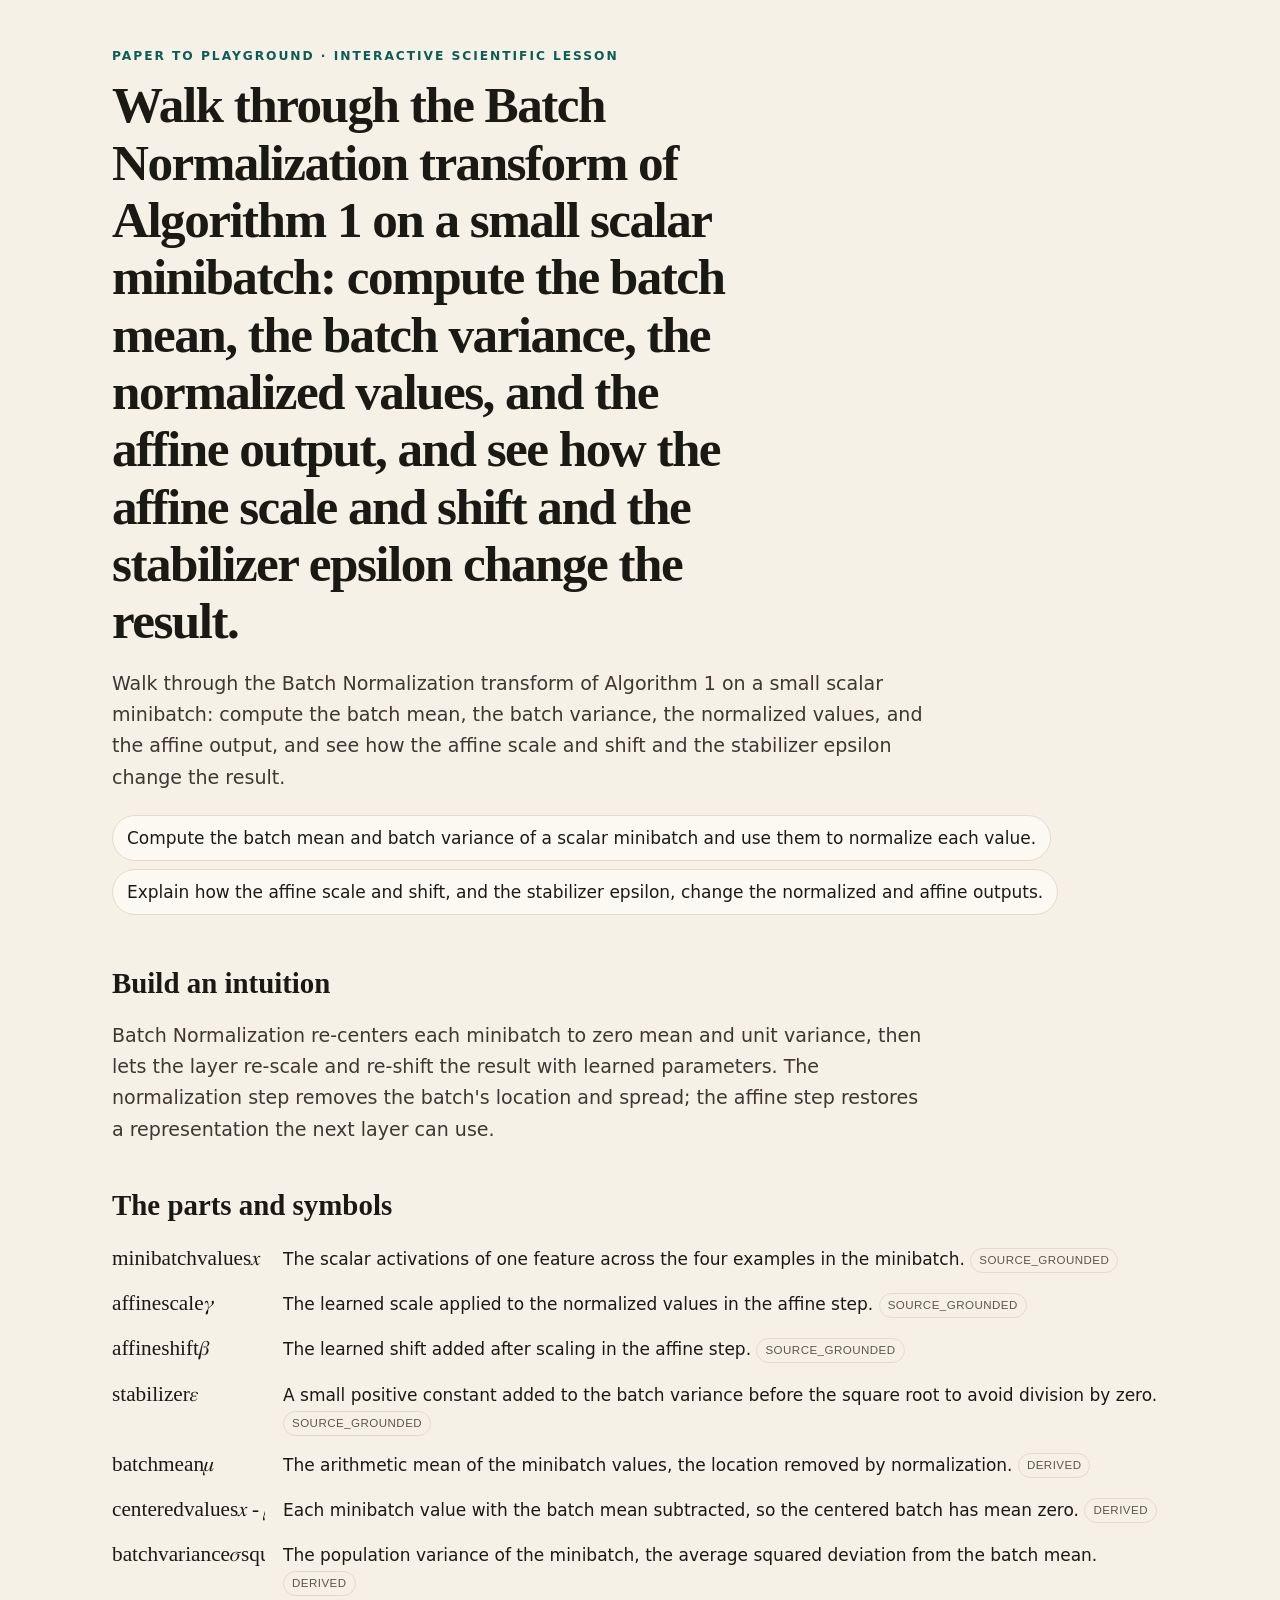
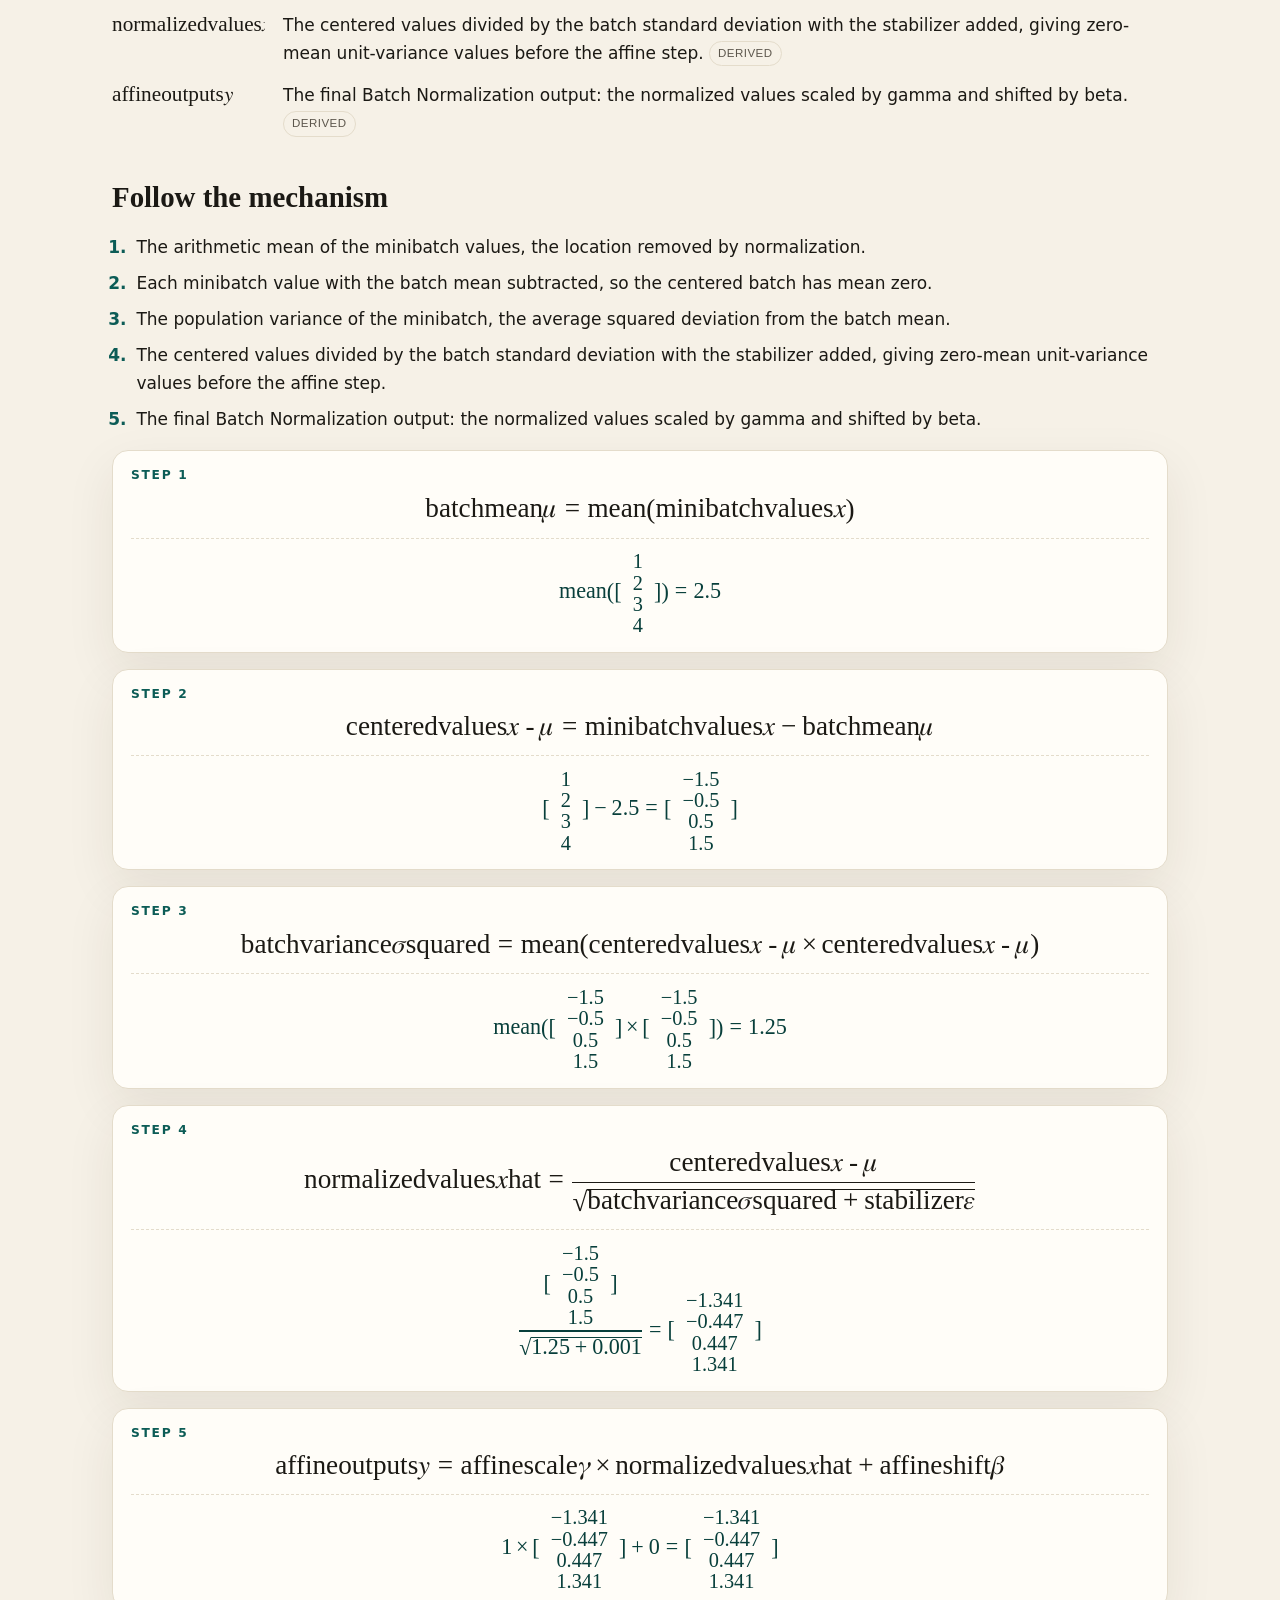
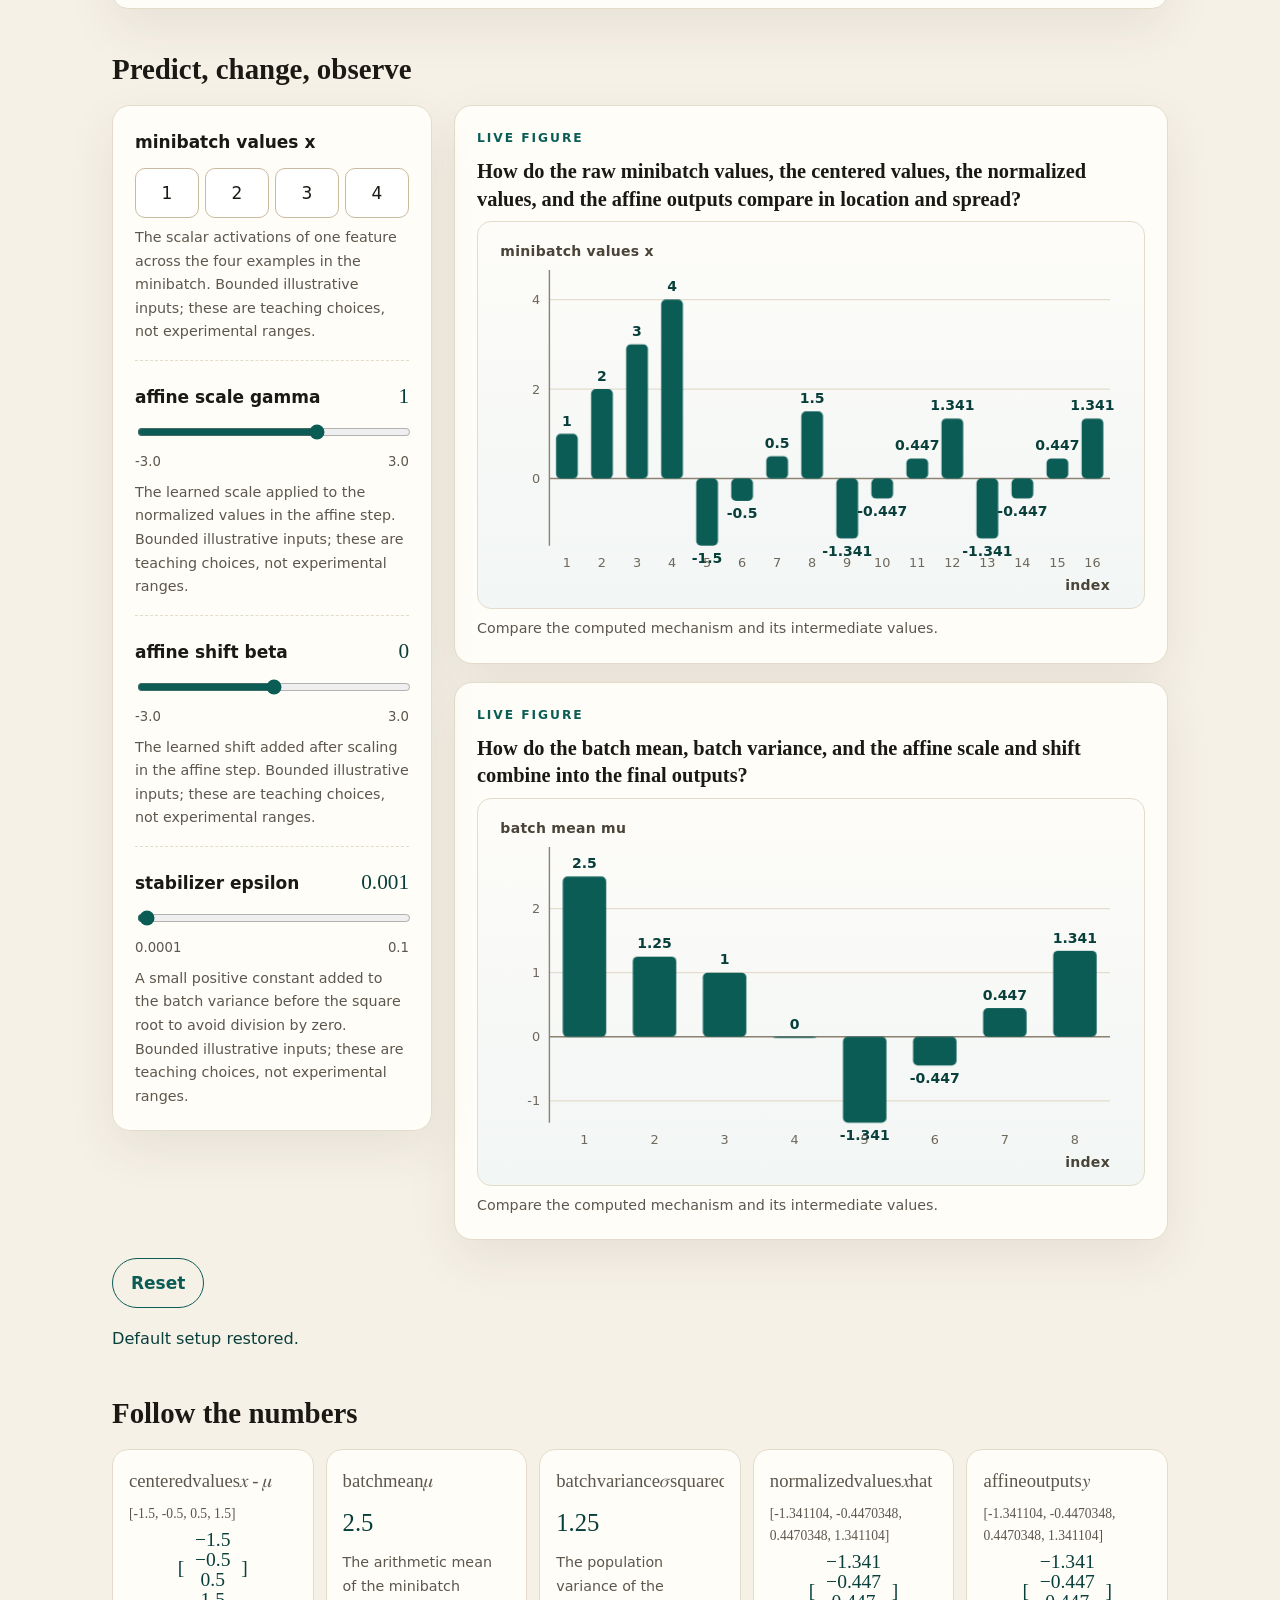
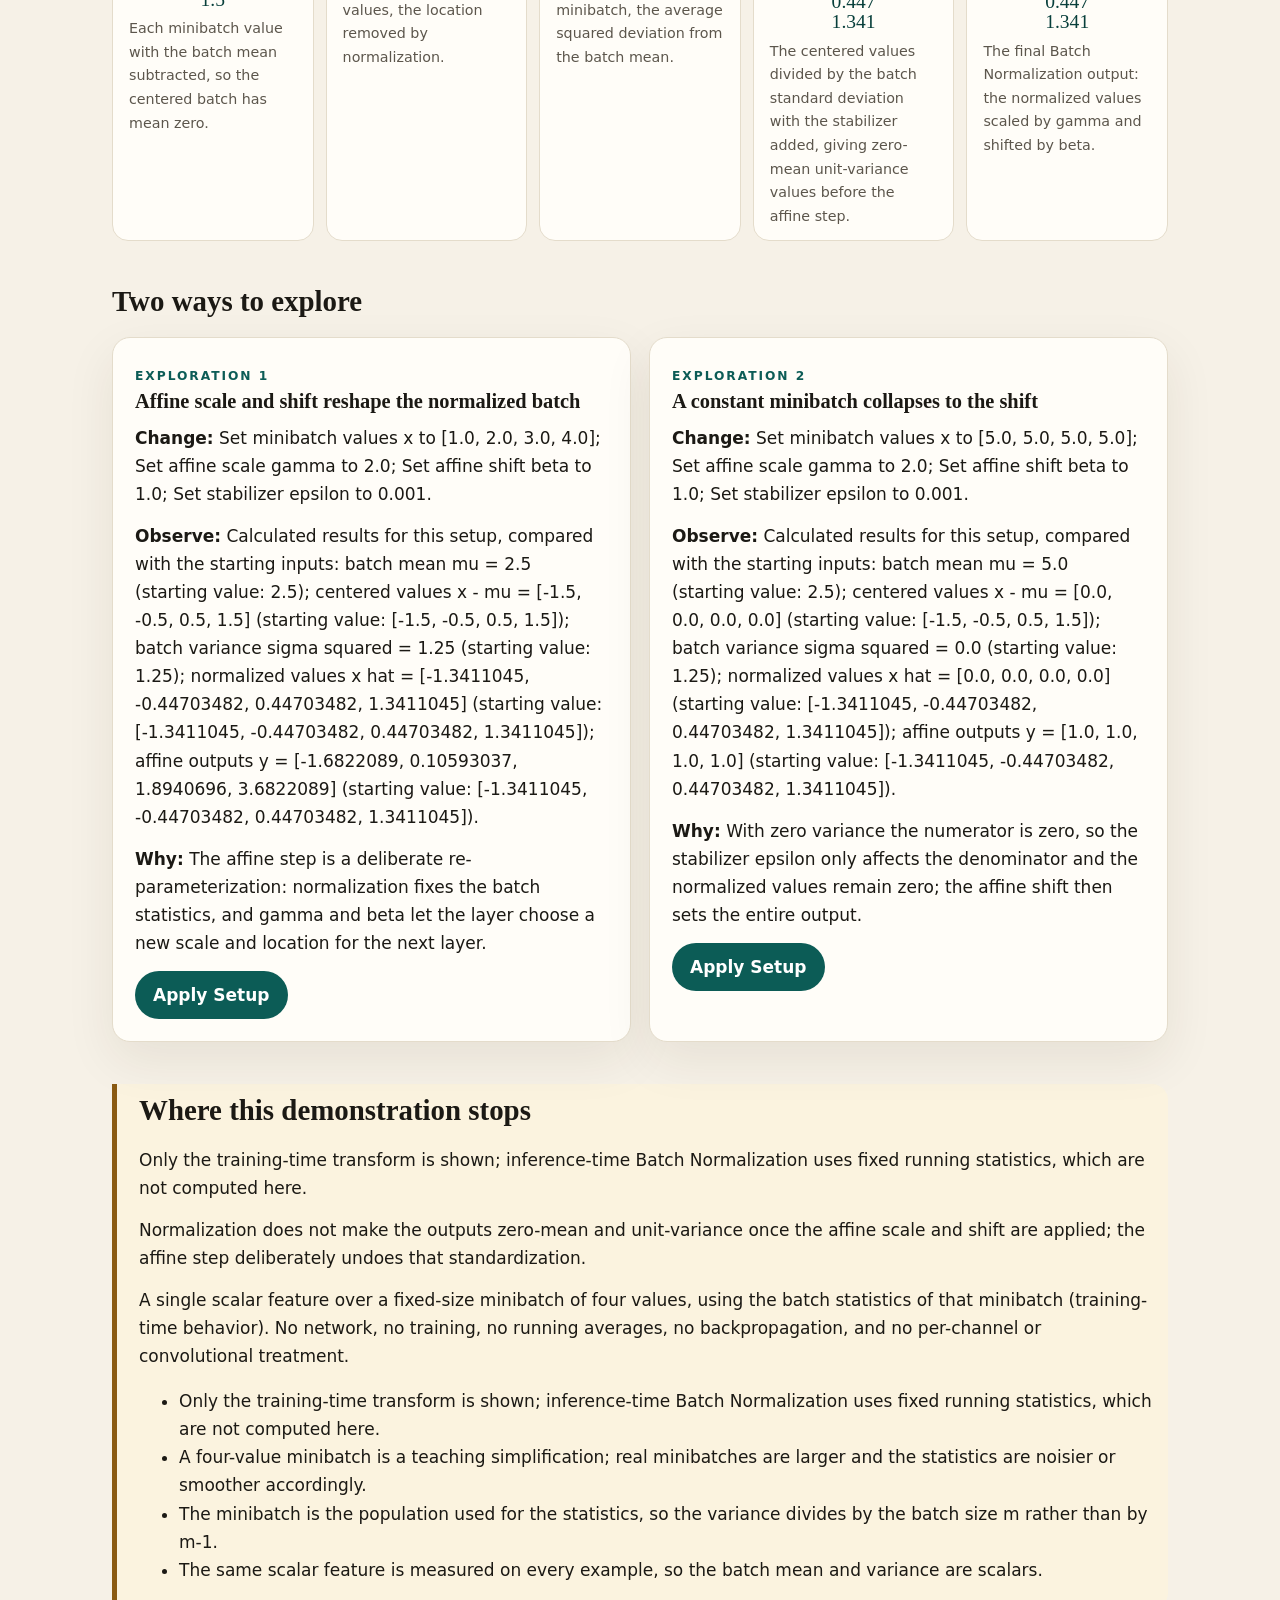
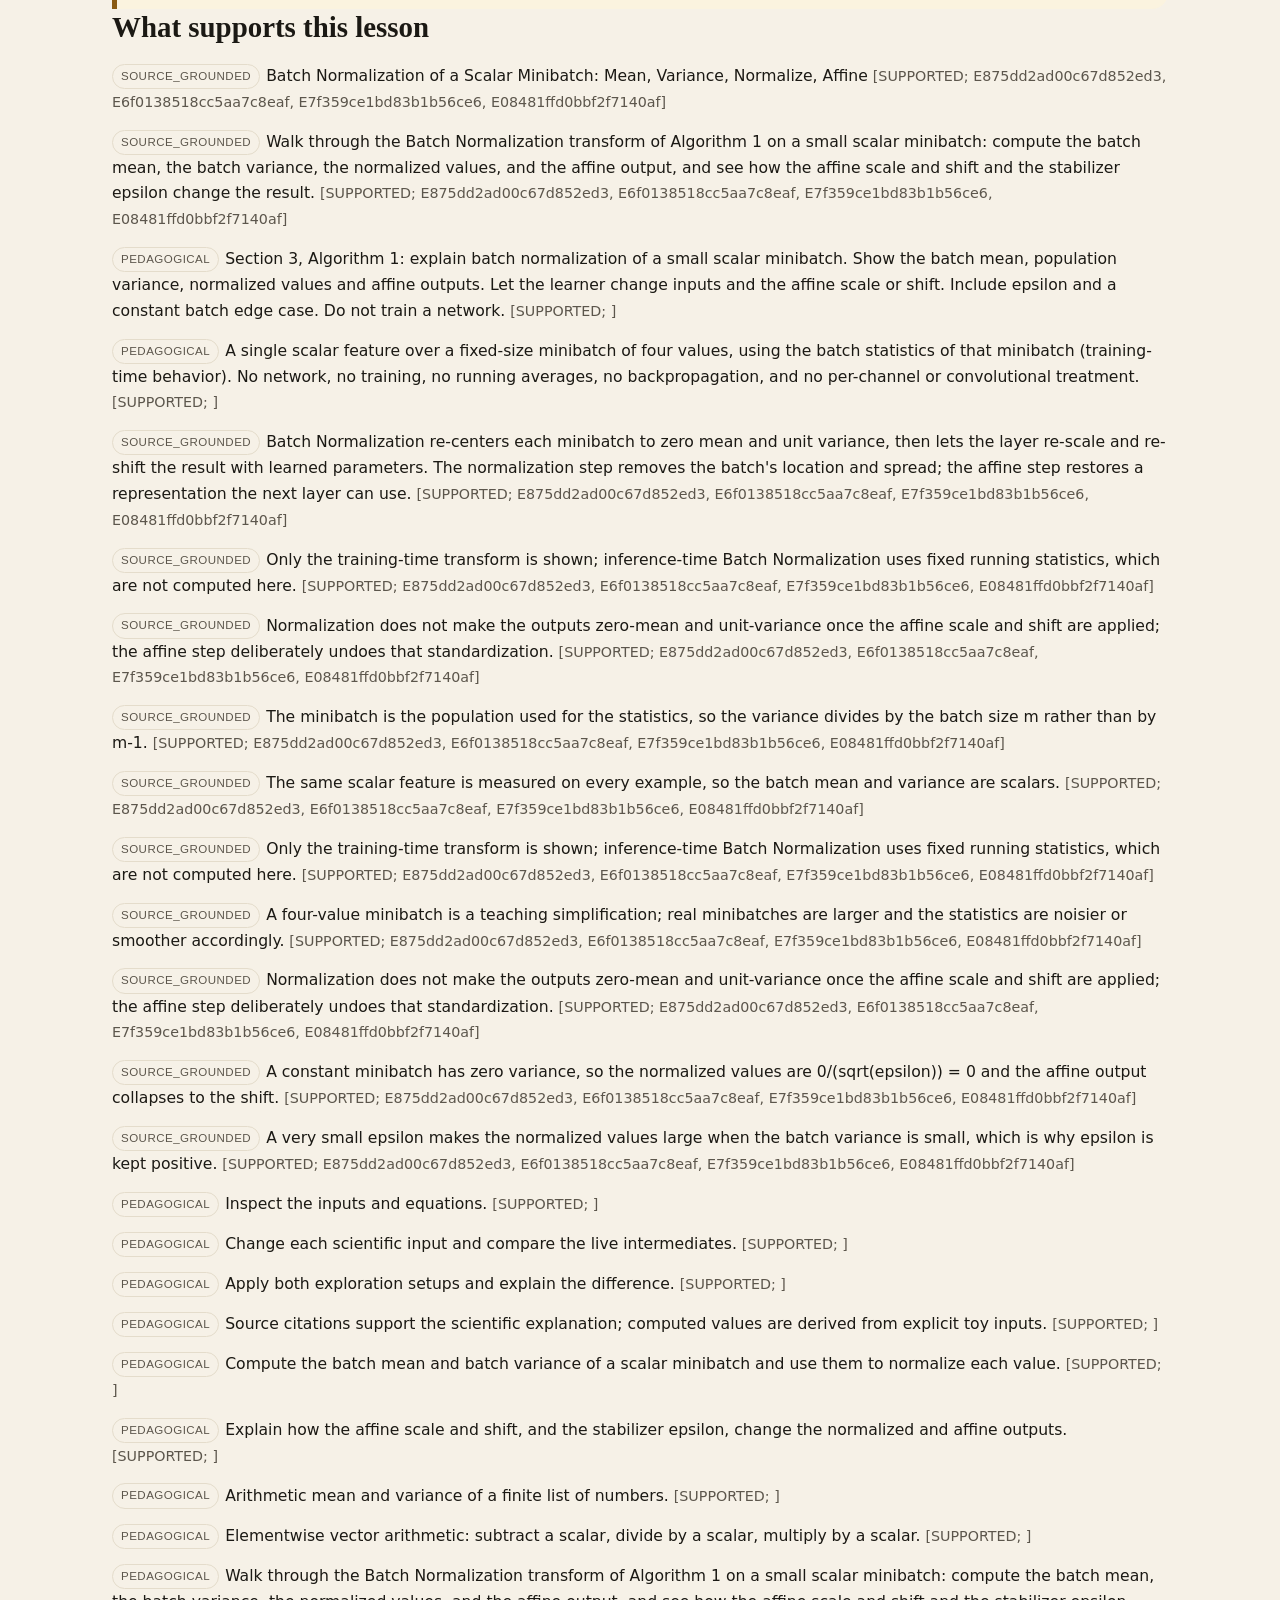
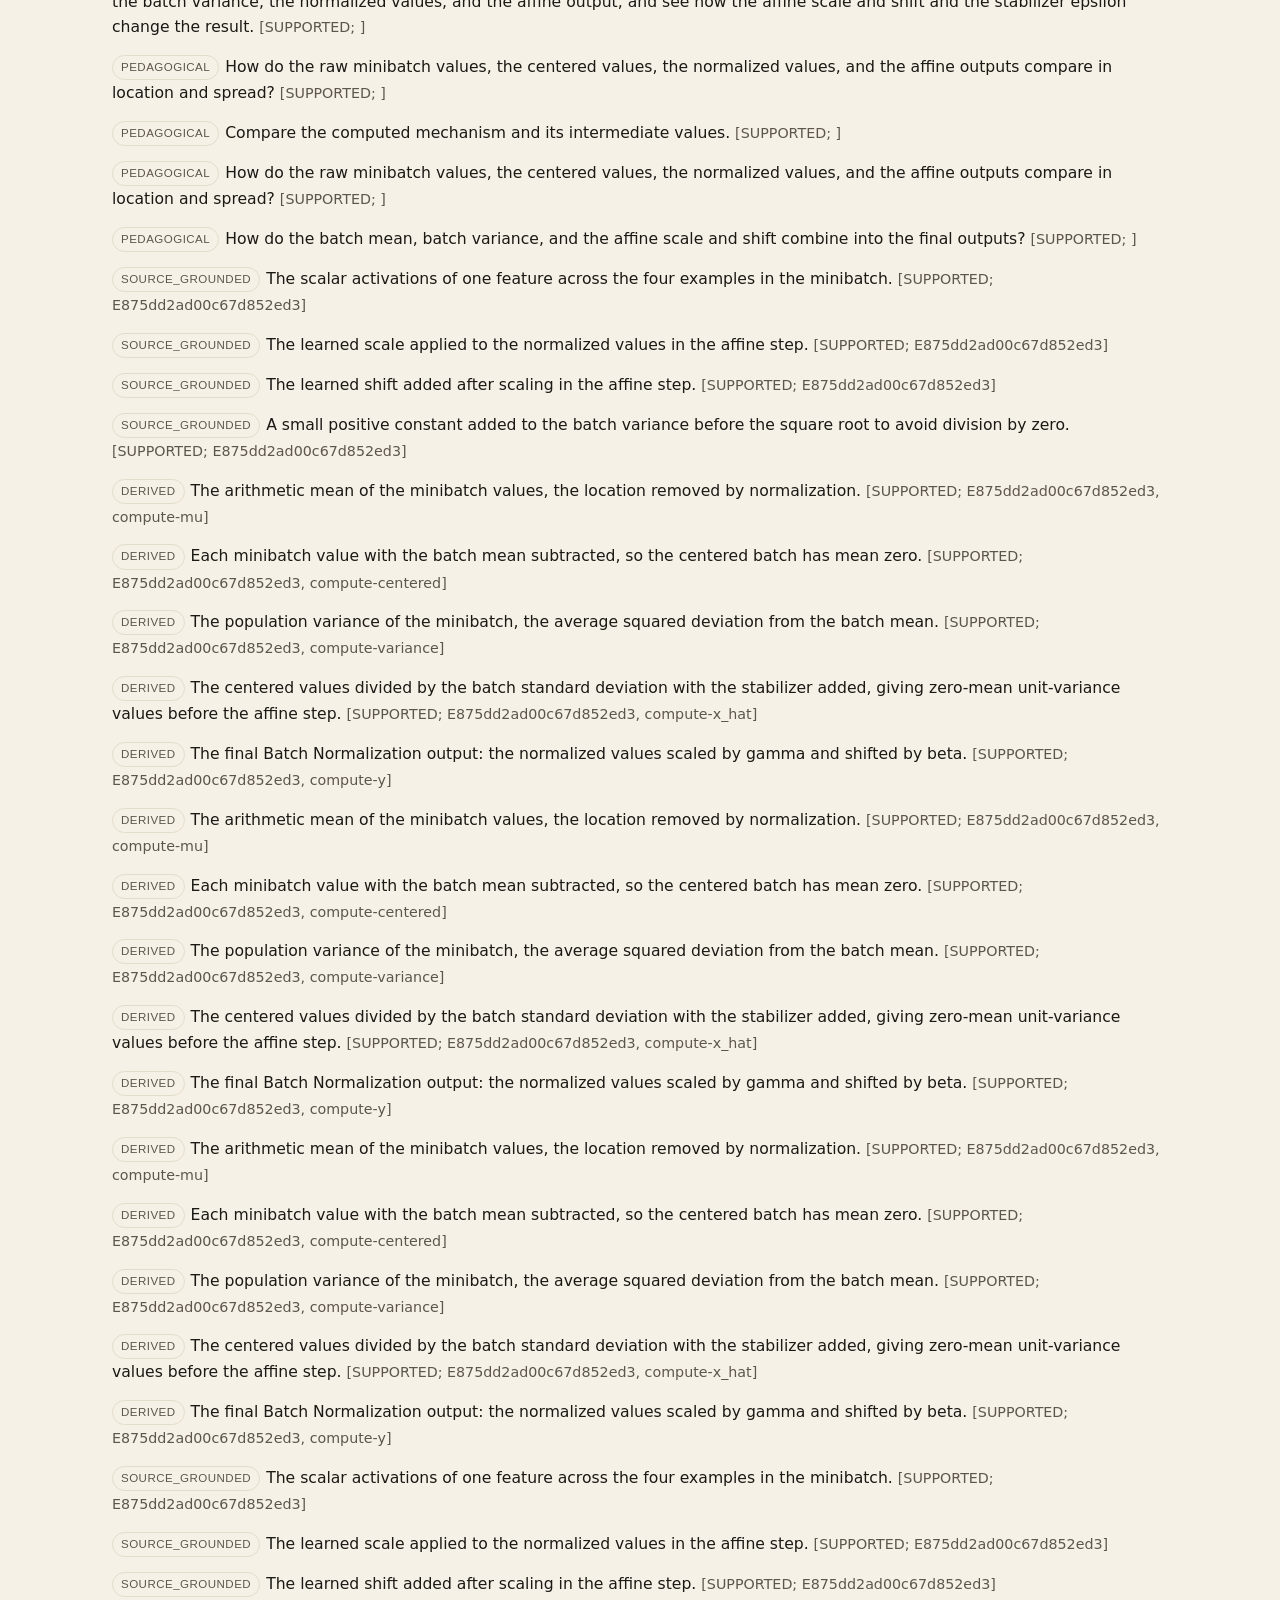
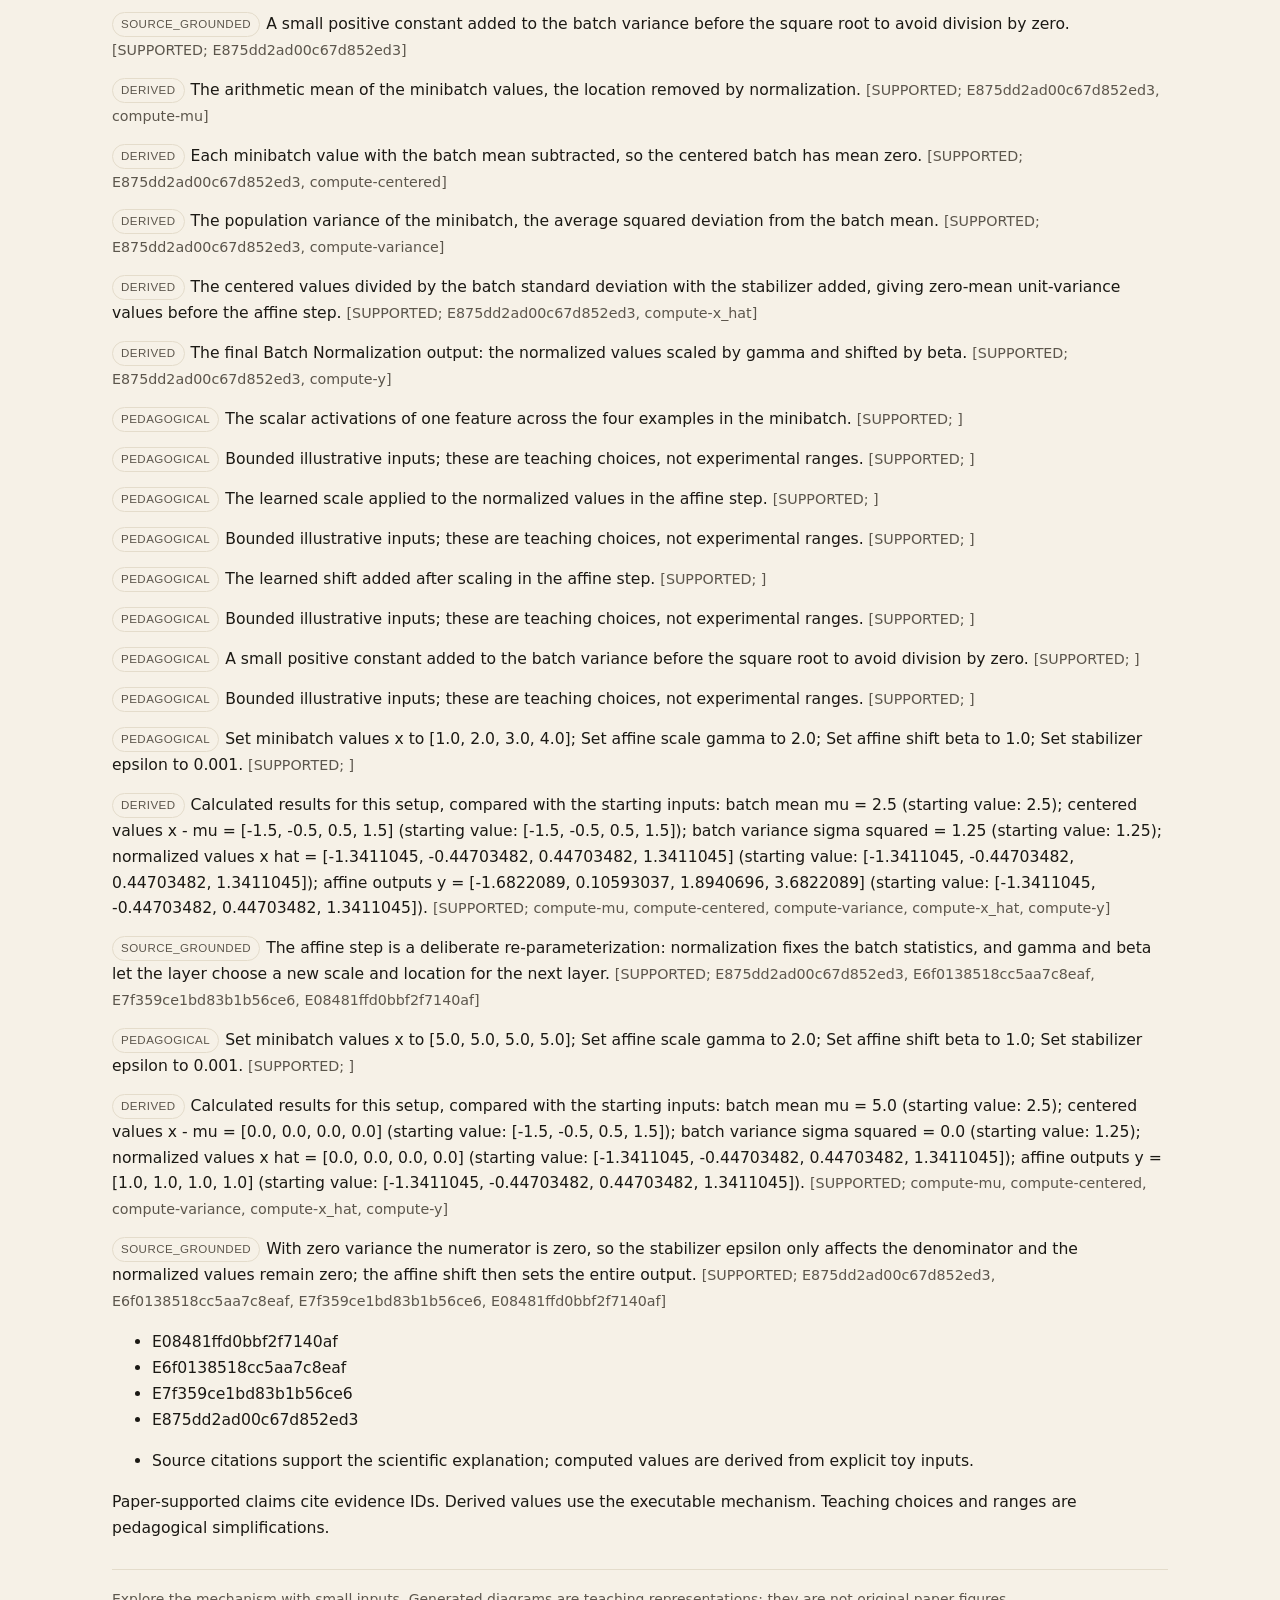
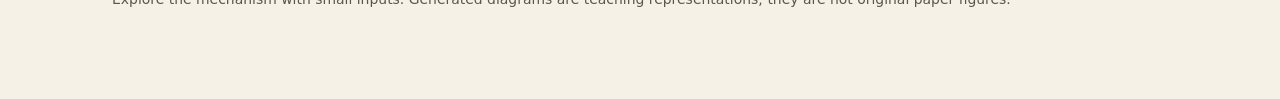
<file: verification/runs/batch-normalization-1/index.html>
<!doctype html>
<html lang="en"><head><meta charset="utf-8"><meta name="viewport" content="width=device-width,initial-scale=1">
<title>Batch Normalization of a Scalar Minibatch: Mean, Variance, Normalize, Affine · Paper to Playground</title><style>:root{
  color-scheme:light;
  --ink:#1b1914;
  --muted:#5c564c;
  --accent:#0c5c56;
  --accent-deep:#083f3b;
  --line:#e4dccb;
  --paper:#f6f1e7;
  --panel:#fffdf8;
  --soft:#e7f3f1;
  --gold:#8a5a12;
  --shadow:0 18px 50px rgba(48,36,16,.08);
  font-family:"Segoe UI",system-ui,sans-serif;
  font-size:17px;
  line-height:1.65;
  color:var(--ink);
  background:
    radial-gradient(1200px 500px at 10% -10%, rgba(12,92,86,.08), transparent 55%),
    var(--paper);
}
*{box-sizing:border-box}
body{margin:0;overflow-wrap:anywhere}
main{max-width:1120px;margin:auto;padding:28px 32px 88px}
header{padding:18px 0 8px}
.eyebrow{font-size:.72rem;letter-spacing:.16em;text-transform:uppercase;color:var(--accent);font-weight:750;margin:0 0 10px}
h1{font-family:Palatino,"Palatino Linotype",Georgia,serif;font-size:clamp(2rem,4vw,3.2rem);line-height:1.12;letter-spacing:-.03em;font-weight:600;max-width:26ch;margin:8px 0 18px}
h2{font-family:Palatino,"Palatino Linotype",Georgia,serif;font-size:1.7rem;font-weight:600;line-height:1.25;margin:0 0 18px}
h3{font-family:Palatino,"Palatino Linotype",Georgia,serif;font-size:1.2rem;font-weight:600;line-height:1.35;margin:0 0 8px}
p{margin:8px 0 14px}
a{color:var(--accent)}
.lede{font-size:1.12rem;max-width:68ch;color:#3d3830}
.objectives{display:grid;gap:8px;padding:0;margin:22px 0 0;list-style:none}
.objectives li{background:rgba(255,253,248,.72);border:1px solid var(--line);border-radius:999px;padding:8px 14px;width:fit-content;max-width:100%}
.block{margin:42px 0}
.panel{padding:22px;background:var(--panel);border:1px solid var(--line);border-radius:18px;min-width:0;box-shadow:var(--shadow)}
.playground-grid{display:grid;grid-template-columns:minmax(260px,320px) minmax(0,1fr);gap:22px;align-items:start}
.playground-grid>*{min-width:0}
.controls{display:flex;flex-direction:column;gap:18px;position:sticky;top:16px}
.control{padding-bottom:16px;border-bottom:1px dashed var(--line)}
.control:last-of-type{border-bottom:0;padding-bottom:0}
.control-head{display:flex;justify-content:space-between;align-items:baseline;gap:12px;flex-wrap:wrap}
.control label{font-weight:680;display:block;margin-bottom:4px}
.control input,.control select,.control textarea{width:100%;font:inherit;accent-color:var(--accent)}
.control input:not([type=range]):not([type=checkbox]),.control select,.control textarea{padding:10px 12px;border:1px solid #cabb9f;border-radius:10px;background:#fff;color:var(--ink)}
/* The raw JSON textarea remains the validated source of truth, but learners use the grid. */
.control textarea.array-source{position:absolute;width:1px;height:1px;padding:0;margin:-1px;overflow:hidden;clip:rect(0 0 0 0);white-space:nowrap;border:0}
.control:focus-within .array-grid{outline:2px solid var(--accent);outline-offset:3px}
.array-grid{display:grid;gap:6px;margin:8px 0}
.cell-input{width:100%;font:inherit;font-family:Cambria,"Cambria Math",Georgia,serif;font-size:1.02rem;text-align:center;padding:8px 4px;border:1px solid #cabb9f;border-radius:8px;background:#fff;color:var(--ink);-moz-appearance:textfield}
.cell-input::-webkit-outer-spin-button,.cell-input::-webkit-inner-spin-button{-webkit-appearance:none;margin:0}
.cell-input:focus{border-color:var(--accent);box-shadow:0 0 0 3px rgba(12,92,86,.15);outline:0}
.control input[type=range]{height:30px;padding:0;cursor:pointer}
.range-ends{display:flex;justify-content:space-between;font-size:.78rem;color:var(--muted);margin-top:-4px}
.control input[type=checkbox]{width:22px;height:22px}
.current-value{font-family:Cambria,"Cambria Math",Georgia,serif;font-size:1.25rem;font-variant-numeric:tabular-nums;color:var(--accent-deep);display:block;margin:0}
.current-value.math-value math{font-size:1rem}
.control[data-kind=vector] .current-value,.control[data-kind=matrix] .current-value{display:none}
.hint,.caption{font-size:.84rem;color:var(--muted);margin:8px 0 0}
button{font:inherit;font-weight:680;border:0;border-radius:999px;background:var(--accent);color:#fff;padding:10px 18px;cursor:pointer;min-height:44px}
button.secondary{background:transparent;color:var(--accent);border:1px solid var(--accent)}
button:hover{background:var(--accent-deep);color:#fff}
:focus-visible{outline:3px solid #b86112;outline-offset:3px}
.toolbar{display:flex;gap:12px;flex-wrap:wrap;align-items:center;margin:18px 0}
.stage{display:grid;gap:18px}
.visual{width:100%;overflow:hidden;min-height:220px;background:linear-gradient(180deg,#fdfcf9,#f2f6f5);border:1px solid var(--line);border-radius:14px;padding:6px}
.visual svg{width:100%;height:auto;display:block}
.visual text{font-family:"Segoe UI",system-ui,sans-serif;font-size:12px;fill:var(--ink)}
.visual .tick{fill:#6f685c;font-size:11px}
.visual .axis-label{fill:#4a4438;font-size:12px;font-weight:650;letter-spacing:.02em}
.visual .value{fill:var(--accent-deep);font-weight:700;font-size:12px}
.visual .note{fill:var(--gold);font-size:11px;font-style:italic}
.grid{stroke:#e4ddcd;stroke-width:1}
.mark{fill:var(--accent);transition:height .35s ease,y .35s ease,cx .35s ease,cy .35s ease}
.mark:hover{fill:var(--accent-deep)}
.cell{fill:var(--accent)}
.cell.negative{fill:#b65d2e}
.cell-label{fill:var(--ink);font-weight:700;font-size:13px}
.cell-label.light{fill:#fff}
.curve{stroke:var(--accent);stroke-width:2.5;fill:none;stroke-linejoin:round;stroke-linecap:round}
.area{fill:rgba(12,92,86,.10)}
.arrowhead{fill:var(--accent)}
.axis{stroke:#8d8374;stroke-width:1.2}
.flow-cell{fill:var(--soft);stroke:var(--accent);stroke-width:1.5}
.active-cell{fill:#f3d48a;stroke:var(--gold);stroke-width:3}
.mark,.cell,.curve,.area{animation:rise .5s ease both}
@keyframes rise{from{opacity:0;transform:translateY(6px)}to{opacity:1;transform:none}}
.outputs{display:grid;grid-template-columns:repeat(auto-fit,minmax(180px,1fr));gap:12px}
.output{background:var(--panel);border:1px solid var(--line);padding:16px 16px 12px;border-radius:16px;overflow-wrap:anywhere;min-width:0}
.output .symbol{display:block;max-width:100%;overflow-x:auto;font-family:Cambria,"Cambria Math",Georgia,serif;font-size:1.1rem;color:var(--muted)}
.output output{display:block;margin-top:6px;font-family:Cambria,"Cambria Math",Georgia,serif;font-size:1.45rem;font-variant-numeric:tabular-nums;color:var(--accent-deep);overflow-x:auto}
.output output.has-math{font-size:.8rem;color:var(--muted);overflow-wrap:anywhere}
.output .math-view{font-family:Cambria,"Cambria Math",Georgia,serif;color:var(--accent-deep);overflow-x:auto;margin-top:4px}
.output .math-view math{font-size:1.15rem}
.output .math-view:empty{display:none}
.output output.tick{animation:tick .35s ease}
@keyframes tick{from{transform:translateY(3px);opacity:.4}to{transform:none;opacity:1}}
.equation-panel{min-width:0;max-width:100%;background:var(--panel);border:1px solid var(--line);border-radius:16px;margin-top:16px;padding:14px 18px 10px;box-shadow:var(--shadow)}
.equation-label{font-size:.72rem;letter-spacing:.14em;text-transform:uppercase;color:var(--accent);font-weight:750;margin:0 0 6px}
.equation{font-family:Cambria,"Cambria Math",Georgia,serif;overflow-x:auto;overflow-y:hidden;display:block;width:0;min-width:100%;max-width:100%;padding:6px 0;margin:0;text-align:center}
.equation math{font-size:1.6rem}
.equation.substituted{border-top:1px dashed var(--line);margin-top:8px;padding-top:12px}
.equation.substituted math{color:var(--accent-deep)}
/* Plain-text substitution is retained for assistive tech and validators. */
.substitution{position:absolute;width:1px;height:1px;overflow:hidden;clip:rect(0 0 0 0);white-space:nowrap;margin:-1px;padding:0;border:0}
math{font-family:"Cambria Math","Latin Modern Math","STIX Two Math","Libertinus Math","Noto Sans Math","Segoe UI Symbol",serif}
math mtable{font-size:1em}
math mtd{padding:.18em .55em}
.equation.substituted math{font-size:1.3rem}
.equation.substituted mtable{font-size:.92em}
dl.symbols{display:grid;grid-template-columns:minmax(0,9rem) minmax(0,1fr);gap:10px 18px;align-items:baseline}
dl.symbols dt,dl.symbols dd{min-width:0;overflow-wrap:anywhere}
dl.symbols dt{overflow-x:auto;max-width:100%}
dt{font-family:Cambria,"Cambria Math",Georgia,serif;font-size:1.25rem}
dd{margin:0}
dt math{font-size:1.25rem}
.steps{padding-left:1.2rem}
.steps li{margin:8px 0;padding-left:4px}
.steps li::marker{color:var(--accent);font-weight:700}
.explorations{display:grid;grid-template-columns:1fr 1fr;gap:18px}
.exploration[data-active=true]{border-color:var(--accent);box-shadow:0 0 0 3px rgba(12,92,86,.15)}
.callout{border:0;border-left:5px solid var(--gold);background:#fbf3df;border-radius:0 16px 16px 0;padding:8px 8px 8px 22px}
.grounding{font-size:.92rem}
.badge{display:inline-block;font-family:"Segoe UI",sans-serif;font-size:.68rem;letter-spacing:.04em;border:1px solid var(--line);border-radius:999px;padding:2px 8px;margin-right:6px;color:var(--muted);vertical-align:middle}
.status{min-height:1.6em;color:var(--accent-deep);font-size:.95rem}
[aria-invalid=true]{outline:2px solid #a43119}
footer{border-top:1px solid var(--line);margin-top:28px;padding-top:18px;font-size:.82rem;color:var(--muted)}
@media(max-width:720px){
  main{padding:20px 16px 56px}
  .playground-grid,.explorations{grid-template-columns:1fr}
  .controls{position:static}
  .panel{padding:16px}
  .equation math{font-size:1.25rem}
  h1{max-width:none}
}
@media(max-width:380px){
  .outputs{grid-template-columns:1fr}
  dl.symbols{grid-template-columns:1fr;gap:2px 0}
  dl.symbols dd{margin-bottom:12px}
}
@media(prefers-reduced-motion:reduce){*{scroll-behavior:auto;animation:none}}
</style></head>
<body><main><header data-role="central-question"><div class="eyebrow">Paper to Playground · Interactive scientific lesson</div>
<h1>Walk through the Batch Normalization transform of Algorithm 1 on a small scalar minibatch: compute the batch mean, the batch variance, the normalized values, and the affine output, and see how the affine scale and shift and the stabilizer epsilon change the result.</h1><p class="lede">Walk through the Batch Normalization transform of Algorithm 1 on a small scalar minibatch: compute the batch mean, the batch variance, the normalized values, and the affine output, and see how the affine scale and shift and the stabilizer epsilon change the result.</p><ul class="objectives"><li data-objective-id="0">Compute the batch mean and batch variance of a scalar minibatch and use them to normalize each value.</li><li data-objective-id="1">Explain how the affine scale and shift, and the stabilizer epsilon, change the normalized and affine outputs.</li></ul></header>
<section class="block" data-role="intuition"><h2>Build an intuition</h2><p class="lede">Batch Normalization re-centers each minibatch to zero mean and unit variance, then lets the layer re-scale and re-shift the result with learned parameters. The normalization step removes the batch&#x27;s location and spread; the affine step restores a representation the next layer can use.</p></section>
<section class="block" data-role="symbols"><h2>The parts and symbols</h2><dl class="symbols"><dt data-variable-id="var-x" data-symbol="minibatch values x">minibatch values x</dt><dd>The scalar activations of one feature across the four examples in the minibatch. <span class="badge">SOURCE_GROUNDED</span></dd><dt data-variable-id="var-gamma" data-symbol="affine scale gamma">affine scale gamma</dt><dd>The learned scale applied to the normalized values in the affine step. <span class="badge">SOURCE_GROUNDED</span></dd><dt data-variable-id="var-beta" data-symbol="affine shift beta">affine shift beta</dt><dd>The learned shift added after scaling in the affine step. <span class="badge">SOURCE_GROUNDED</span></dd><dt data-variable-id="var-epsilon" data-symbol="stabilizer epsilon">stabilizer epsilon</dt><dd>A small positive constant added to the batch variance before the square root to avoid division by zero. <span class="badge">SOURCE_GROUNDED</span></dd><dt data-variable-id="var-mu" data-symbol="batch mean mu">batch mean mu</dt><dd>The arithmetic mean of the minibatch values, the location removed by normalization. <span class="badge">DERIVED</span></dd><dt data-variable-id="var-centered" data-symbol="centered values x - mu">centered values x - mu</dt><dd>Each minibatch value with the batch mean subtracted, so the centered batch has mean zero. <span class="badge">DERIVED</span></dd><dt data-variable-id="var-variance" data-symbol="batch variance sigma squared">batch variance sigma squared</dt><dd>The population variance of the minibatch, the average squared deviation from the batch mean. <span class="badge">DERIVED</span></dd><dt data-variable-id="var-x_hat" data-symbol="normalized values x hat">normalized values x hat</dt><dd>The centered values divided by the batch standard deviation with the stabilizer added, giving zero-mean unit-variance values before the affine step. <span class="badge">DERIVED</span></dd><dt data-variable-id="var-y" data-symbol="affine outputs y">affine outputs y</dt><dd>The final Batch Normalization output: the normalized values scaled by gamma and shifted by beta. <span class="badge">DERIVED</span></dd></dl></section>
<section class="block" data-role="mechanism"><h2>Follow the mechanism</h2><ol class="steps"><li data-mechanism-id="step-mu">The arithmetic mean of the minibatch values, the location removed by normalization.</li><li data-mechanism-id="step-centered">Each minibatch value with the batch mean subtracted, so the centered batch has mean zero.</li><li data-mechanism-id="step-variance">The population variance of the minibatch, the average squared deviation from the batch mean.</li><li data-mechanism-id="step-x_hat">The centered values divided by the batch standard deviation with the stabilizer added, giving zero-mean unit-variance values before the affine step.</li><li data-mechanism-id="step-y">The final Batch Normalization output: the normalized values scaled by gamma and shifted by beta.</li></ol><div class="equation-panel" id="equation-compute-mu" data-computation-id="compute-mu" data-depends-on="var-x"><p class="equation-label">Step 1</p><p class="equation" data-role="equation"></p><p class="equation substituted" data-role="substituted"></p><p class="substitution" data-role="substitution"></p></div><div class="equation-panel" id="equation-compute-centered" data-computation-id="compute-centered" data-depends-on="var-mu var-x"><p class="equation-label">Step 2</p><p class="equation" data-role="equation"></p><p class="equation substituted" data-role="substituted"></p><p class="substitution" data-role="substitution"></p></div><div class="equation-panel" id="equation-compute-variance" data-computation-id="compute-variance" data-depends-on="var-centered"><p class="equation-label">Step 3</p><p class="equation" data-role="equation"></p><p class="equation substituted" data-role="substituted"></p><p class="substitution" data-role="substitution"></p></div><div class="equation-panel" id="equation-compute-x_hat" data-computation-id="compute-x_hat" data-depends-on="var-centered var-epsilon var-variance"><p class="equation-label">Step 4</p><p class="equation" data-role="equation"></p><p class="equation substituted" data-role="substituted"></p><p class="substitution" data-role="substitution"></p></div><div class="equation-panel" id="equation-compute-y" data-computation-id="compute-y" data-depends-on="var-beta var-gamma var-x_hat"><p class="equation-label">Step 5</p><p class="equation" data-role="equation"></p><p class="equation substituted" data-role="substituted"></p><p class="substitution" data-role="substitution"></p></div></section>
<section class="block" data-role="playground"><h2>Predict, change, observe</h2><div class="playground-grid"><div class="panel controls"><div class="control" data-kind="vector"><div class="control-head"><label for="input-0">minibatch values x</label><output id="value-0" class="current-value">[1.0, 2.0, 3.0, 4.0]</output></div><div class="array-grid" data-grid-for="input-0" aria-hidden="true"></div><textarea id="input-0" data-control-id="control-x" data-variable-id="var-x" data-depends-on="var-x" aria-describedby="value-0 hint-0" tabindex="-1" rows="2" spellcheck="false" class="array-source">[1.0,2.0,3.0,4.0]</textarea><p id="hint-0" class="hint">The scalar activations of one feature across the four examples in the minibatch. Bounded illustrative inputs; these are teaching choices, not experimental ranges.</p></div><div class="control" data-kind="slider"><div class="control-head"><label for="input-1">affine scale gamma</label><output id="value-1" class="current-value">1.0</output></div><input id="input-1" data-control-id="control-gamma" data-variable-id="var-gamma" data-depends-on="var-gamma" aria-describedby="value-1 hint-1" type="range" value="1.0" min="-3.0" max="3.0" step="any"><div class="range-ends"><span>-3.0</span><span>3.0</span></div><p id="hint-1" class="hint">The learned scale applied to the normalized values in the affine step. Bounded illustrative inputs; these are teaching choices, not experimental ranges.</p></div><div class="control" data-kind="slider"><div class="control-head"><label for="input-2">affine shift beta</label><output id="value-2" class="current-value">0.0</output></div><input id="input-2" data-control-id="control-beta" data-variable-id="var-beta" data-depends-on="var-beta" aria-describedby="value-2 hint-2" type="range" value="0.0" min="-3.0" max="3.0" step="any"><div class="range-ends"><span>-3.0</span><span>3.0</span></div><p id="hint-2" class="hint">The learned shift added after scaling in the affine step. Bounded illustrative inputs; these are teaching choices, not experimental ranges.</p></div><div class="control" data-kind="slider"><div class="control-head"><label for="input-3">stabilizer epsilon</label><output id="value-3" class="current-value">0.001</output></div><input id="input-3" data-control-id="control-epsilon" data-variable-id="var-epsilon" data-depends-on="var-epsilon" aria-describedby="value-3 hint-3" type="range" value="0.001" min="0.0001" max="0.1" step="any"><div class="range-ends"><span>0.0001</span><span>0.1</span></div><p id="hint-3" class="hint">A small positive constant added to the batch variance before the square root to avoid division by zero. Bounded illustrative inputs; these are teaching choices, not experimental ranges.</p></div></div><div class="stage"><article class="panel figure"><p class="eyebrow">Live figure</p><h3>How do the raw minibatch values, the centered values, the normalized values, and the affine outputs compare in location and spread?</h3><div class="visual" data-visual-id="visual-1" data-depends-on="var-x var-centered var-x_hat var-y"></div><p class="caption">Compare the computed mechanism and its intermediate values.</p></article><article class="panel figure"><p class="eyebrow">Live figure</p><h3>How do the batch mean, batch variance, and the affine scale and shift combine into the final outputs?</h3><div class="visual" data-visual-id="visual-2" data-depends-on="var-mu var-variance var-gamma var-beta var-y"></div><p class="caption">Compare the computed mechanism and its intermediate values.</p></article></div></div>
<div class="toolbar"><button class="secondary" data-role="reset">Reset</button></div><p class="status" role="status" aria-live="polite" data-role="status"></p></section>
<section class="block" data-role="intermediates"><h2>Follow the numbers</h2><div class="outputs"><div class="output"><span class="symbol" data-symbol="centered values x - mu">centered values x - mu</span><output data-output-id="var-centered" data-variable-id="var-centered" data-depends-on="var-centered" aria-live="polite"></output><div class="math-view" data-math-for="var-centered" aria-hidden="true"></div><p class="hint">Each minibatch value with the batch mean subtracted, so the centered batch has mean zero.</p></div><div class="output"><span class="symbol" data-symbol="batch mean mu">batch mean mu</span><output data-output-id="var-mu" data-variable-id="var-mu" data-depends-on="var-mu" aria-live="polite"></output><div class="math-view" data-math-for="var-mu" aria-hidden="true"></div><p class="hint">The arithmetic mean of the minibatch values, the location removed by normalization.</p></div><div class="output"><span class="symbol" data-symbol="batch variance sigma squared">batch variance sigma squared</span><output data-output-id="var-variance" data-variable-id="var-variance" data-depends-on="var-variance" aria-live="polite"></output><div class="math-view" data-math-for="var-variance" aria-hidden="true"></div><p class="hint">The population variance of the minibatch, the average squared deviation from the batch mean.</p></div><div class="output"><span class="symbol" data-symbol="normalized values x hat">normalized values x hat</span><output data-output-id="var-x_hat" data-variable-id="var-x_hat" data-depends-on="var-x_hat" aria-live="polite"></output><div class="math-view" data-math-for="var-x_hat" aria-hidden="true"></div><p class="hint">The centered values divided by the batch standard deviation with the stabilizer added, giving zero-mean unit-variance values before the affine step.</p></div><div class="output"><span class="symbol" data-symbol="affine outputs y">affine outputs y</span><output data-output-id="var-y" data-variable-id="var-y" data-depends-on="var-y" aria-live="polite"></output><div class="math-view" data-math-for="var-y" aria-hidden="true"></div><p class="hint">The final Batch Normalization output: the normalized values scaled by gamma and shifted by beta.</p></div></div></section>
<section class="block" data-role="explorations"><h2>Two ways to explore</h2><div class="explorations"><article class="panel exploration" data-exploration-id="explore-1"><span class="eyebrow">Exploration 1</span><h3>Affine scale and shift reshape the normalized batch</h3><p><strong>Change:</strong> Set minibatch values x to [1.0, 2.0, 3.0, 4.0]; Set affine scale gamma to 2.0; Set affine shift beta to 1.0; Set stabilizer epsilon to 0.001.</p><p><strong>Observe:</strong> Calculated results for this setup, compared with the starting inputs: batch mean mu = 2.5 (starting value: 2.5); centered values x - mu = [-1.5, -0.5, 0.5, 1.5] (starting value: [-1.5, -0.5, 0.5, 1.5]); batch variance sigma squared = 1.25 (starting value: 1.25); normalized values x hat = [-1.3411045, -0.44703482, 0.44703482, 1.3411045] (starting value: [-1.3411045, -0.44703482, 0.44703482, 1.3411045]); affine outputs y = [-1.6822089, 0.10593037, 1.8940696, 3.6822089] (starting value: [-1.3411045, -0.44703482, 0.44703482, 1.3411045]).</p><p><strong>Why:</strong> The affine step is a deliberate re-parameterization: normalization fixes the batch statistics, and gamma and beta let the layer choose a new scale and location for the next layer.</p><button data-role="apply-setup" data-setup-id="explore-1">Apply Setup</button></article><article class="panel exploration" data-exploration-id="explore-2"><span class="eyebrow">Exploration 2</span><h3>A constant minibatch collapses to the shift</h3><p><strong>Change:</strong> Set minibatch values x to [5.0, 5.0, 5.0, 5.0]; Set affine scale gamma to 2.0; Set affine shift beta to 1.0; Set stabilizer epsilon to 0.001.</p><p><strong>Observe:</strong> Calculated results for this setup, compared with the starting inputs: batch mean mu = 5.0 (starting value: 2.5); centered values x - mu = [0.0, 0.0, 0.0, 0.0] (starting value: [-1.5, -0.5, 0.5, 1.5]); batch variance sigma squared = 0.0 (starting value: 1.25); normalized values x hat = [0.0, 0.0, 0.0, 0.0] (starting value: [-1.3411045, -0.44703482, 0.44703482, 1.3411045]); affine outputs y = [1.0, 1.0, 1.0, 1.0] (starting value: [-1.3411045, -0.44703482, 0.44703482, 1.3411045]).</p><p><strong>Why:</strong> With zero variance the numerator is zero, so the stabilizer epsilon only affects the denominator and the normalized values remain zero; the affine shift then sets the entire output.</p><button data-role="apply-setup" data-setup-id="explore-2">Apply Setup</button></article></div></section>
<section data-role="limitation" class="callout"><h2>Where this demonstration stops</h2><p>Only the training-time transform is shown; inference-time Batch Normalization uses fixed running statistics, which are not computed here.</p>
<p>Normalization does not make the outputs zero-mean and unit-variance once the affine scale and shift are applied; the affine step deliberately undoes that standardization.</p><p>A single scalar feature over a fixed-size minibatch of four values, using the batch statistics of that minibatch (training-time behavior). No network, no training, no running averages, no backpropagation, and no per-channel or convolutional treatment.</p>
<ul><li>Only the training-time transform is shown; inference-time Batch Normalization uses fixed running statistics, which are not computed here.</li><li>A four-value minibatch is a teaching simplification; real minibatches are larger and the statistics are noisier or smoother accordingly.</li><li>The minibatch is the population used for the statistics, so the variance divides by the batch size m rather than by m-1.</li><li>The same scalar feature is measured on every example, so the batch mean and variance are scalars.</li></ul></section>
<section data-role="source-grounding" class="grounding"><h2>What supports this lesson</h2><p data-claim-id="science.concept"><span class="badge">SOURCE_GROUNDED</span>Batch Normalization of a Scalar Minibatch: Mean, Variance, Normalize, Affine <span class="hint">[SUPPORTED; E875dd2ad00c67d852ed3, E6f0138518cc5aa7c8eaf, E7f359ce1bd83b1b56ce6, E08481ffd0bbf2f7140af]</span></p><p data-claim-id="science.purpose"><span class="badge">SOURCE_GROUNDED</span>Walk through the Batch Normalization transform of Algorithm 1 on a small scalar minibatch: compute the batch mean, the batch variance, the normalized values, and the affine output, and see how the affine scale and shift and the stabilizer epsilon change the result. <span class="hint">[SUPPORTED; E875dd2ad00c67d852ed3, E6f0138518cc5aa7c8eaf, E7f359ce1bd83b1b56ce6, E08481ffd0bbf2f7140af]</span></p><p data-claim-id="science.focus_alignment"><span class="badge">PEDAGOGICAL</span>Section 3, Algorithm 1: explain batch normalization of a small scalar minibatch. Show the batch mean, population variance, normalized values and affine outputs. Let the learner change inputs and the affine scale or shift. Include epsilon and a constant batch edge case. Do not train a network. <span class="hint">[SUPPORTED; ]</span></p><p data-claim-id="science.demonstration_scope"><span class="badge">PEDAGOGICAL</span>A single scalar feature over a fixed-size minibatch of four values, using the batch statistics of that minibatch (training-time behavior). No network, no training, no running averages, no backpropagation, and no per-channel or convolutional treatment. <span class="hint">[SUPPORTED; ]</span></p><p data-claim-id="lesson.intuition"><span class="badge">SOURCE_GROUNDED</span>Batch Normalization re-centers each minibatch to zero mean and unit variance, then lets the layer re-scale and re-shift the result with learned parameters. The normalization step removes the batch&#x27;s location and spread; the affine step restores a representation the next layer can use. <span class="hint">[SUPPORTED; E875dd2ad00c67d852ed3, E6f0138518cc5aa7c8eaf, E7f359ce1bd83b1b56ce6, E08481ffd0bbf2f7140af]</span></p><p data-claim-id="lesson.limitation_or_assumption"><span class="badge">SOURCE_GROUNDED</span>Only the training-time transform is shown; inference-time Batch Normalization uses fixed running statistics, which are not computed here. <span class="hint">[SUPPORTED; E875dd2ad00c67d852ed3, E6f0138518cc5aa7c8eaf, E7f359ce1bd83b1b56ce6, E08481ffd0bbf2f7140af]</span></p><p data-claim-id="lesson.misconception"><span class="badge">SOURCE_GROUNDED</span>Normalization does not make the outputs zero-mean and unit-variance once the affine scale and shift are applied; the affine step deliberately undoes that standardization. <span class="hint">[SUPPORTED; E875dd2ad00c67d852ed3, E6f0138518cc5aa7c8eaf, E7f359ce1bd83b1b56ce6, E08481ffd0bbf2f7140af]</span></p><p data-claim-id="science.assumptions.0"><span class="badge">SOURCE_GROUNDED</span>The minibatch is the population used for the statistics, so the variance divides by the batch size m rather than by m-1. <span class="hint">[SUPPORTED; E875dd2ad00c67d852ed3, E6f0138518cc5aa7c8eaf, E7f359ce1bd83b1b56ce6, E08481ffd0bbf2f7140af]</span></p><p data-claim-id="science.assumptions.1"><span class="badge">SOURCE_GROUNDED</span>The same scalar feature is measured on every example, so the batch mean and variance are scalars. <span class="hint">[SUPPORTED; E875dd2ad00c67d852ed3, E6f0138518cc5aa7c8eaf, E7f359ce1bd83b1b56ce6, E08481ffd0bbf2f7140af]</span></p><p data-claim-id="science.limitations.0"><span class="badge">SOURCE_GROUNDED</span>Only the training-time transform is shown; inference-time Batch Normalization uses fixed running statistics, which are not computed here. <span class="hint">[SUPPORTED; E875dd2ad00c67d852ed3, E6f0138518cc5aa7c8eaf, E7f359ce1bd83b1b56ce6, E08481ffd0bbf2f7140af]</span></p><p data-claim-id="science.limitations.1"><span class="badge">SOURCE_GROUNDED</span>A four-value minibatch is a teaching simplification; real minibatches are larger and the statistics are noisier or smoother accordingly. <span class="hint">[SUPPORTED; E875dd2ad00c67d852ed3, E6f0138518cc5aa7c8eaf, E7f359ce1bd83b1b56ce6, E08481ffd0bbf2f7140af]</span></p><p data-claim-id="science.misconceptions.0"><span class="badge">SOURCE_GROUNDED</span>Normalization does not make the outputs zero-mean and unit-variance once the affine scale and shift are applied; the affine step deliberately undoes that standardization. <span class="hint">[SUPPORTED; E875dd2ad00c67d852ed3, E6f0138518cc5aa7c8eaf, E7f359ce1bd83b1b56ce6, E08481ffd0bbf2f7140af]</span></p><p data-claim-id="science.edge_cases.0"><span class="badge">SOURCE_GROUNDED</span>A constant minibatch has zero variance, so the normalized values are 0/(sqrt(epsilon)) = 0 and the affine output collapses to the shift. <span class="hint">[SUPPORTED; E875dd2ad00c67d852ed3, E6f0138518cc5aa7c8eaf, E7f359ce1bd83b1b56ce6, E08481ffd0bbf2f7140af]</span></p><p data-claim-id="science.edge_cases.1"><span class="badge">SOURCE_GROUNDED</span>A very small epsilon makes the normalized values large when the batch variance is small, which is why epsilon is kept positive. <span class="hint">[SUPPORTED; E875dd2ad00c67d852ed3, E6f0138518cc5aa7c8eaf, E7f359ce1bd83b1b56ce6, E08481ffd0bbf2f7140af]</span></p><p data-claim-id="lesson.teaching_sequence.0"><span class="badge">PEDAGOGICAL</span>Inspect the inputs and equations. <span class="hint">[SUPPORTED; ]</span></p><p data-claim-id="lesson.teaching_sequence.1"><span class="badge">PEDAGOGICAL</span>Change each scientific input and compare the live intermediates. <span class="hint">[SUPPORTED; ]</span></p><p data-claim-id="lesson.teaching_sequence.2"><span class="badge">PEDAGOGICAL</span>Apply both exploration setups and explain the difference. <span class="hint">[SUPPORTED; ]</span></p><p data-claim-id="lesson.source_grounding_plan.0"><span class="badge">PEDAGOGICAL</span>Source citations support the scientific explanation; computed values are derived from explicit toy inputs. <span class="hint">[SUPPORTED; ]</span></p><p data-claim-id="lesson.learning_objectives.0"><span class="badge">PEDAGOGICAL</span>Compute the batch mean and batch variance of a scalar minibatch and use them to normalize each value. <span class="hint">[SUPPORTED; ]</span></p><p data-claim-id="lesson.learning_objectives.1"><span class="badge">PEDAGOGICAL</span>Explain how the affine scale and shift, and the stabilizer epsilon, change the normalized and affine outputs. <span class="hint">[SUPPORTED; ]</span></p><p data-claim-id="lesson.audience_prerequisites.0"><span class="badge">PEDAGOGICAL</span>Arithmetic mean and variance of a finite list of numbers. <span class="hint">[SUPPORTED; ]</span></p><p data-claim-id="lesson.audience_prerequisites.1"><span class="badge">PEDAGOGICAL</span>Elementwise vector arithmetic: subtract a scalar, divide by a scalar, multiply by a scalar. <span class="hint">[SUPPORTED; ]</span></p><p data-claim-id="lesson.central_learning_question"><span class="badge">PEDAGOGICAL</span>Walk through the Batch Normalization transform of Algorithm 1 on a small scalar minibatch: compute the batch mean, the batch variance, the normalized values, and the affine output, and see how the affine scale and shift and the stabilizer epsilon change the result. <span class="hint">[SUPPORTED; ]</span></p><p data-claim-id="lesson.visual_question"><span class="badge">PEDAGOGICAL</span>How do the raw minibatch values, the centered values, the normalized values, and the affine outputs compare in location and spread? <span class="hint">[SUPPORTED; ]</span></p><p data-claim-id="lesson.visual_intent"><span class="badge">PEDAGOGICAL</span>Compare the computed mechanism and its intermediate values. <span class="hint">[SUPPORTED; ]</span></p><p data-claim-id="visual-1.question"><span class="badge">PEDAGOGICAL</span>How do the raw minibatch values, the centered values, the normalized values, and the affine outputs compare in location and spread? <span class="hint">[SUPPORTED; ]</span></p><p data-claim-id="visual-2.question"><span class="badge">PEDAGOGICAL</span>How do the batch mean, batch variance, and the affine scale and shift combine into the final outputs? <span class="hint">[SUPPORTED; ]</span></p><p data-claim-id="var-x"><span class="badge">SOURCE_GROUNDED</span>The scalar activations of one feature across the four examples in the minibatch. <span class="hint">[SUPPORTED; E875dd2ad00c67d852ed3]</span></p><p data-claim-id="var-gamma"><span class="badge">SOURCE_GROUNDED</span>The learned scale applied to the normalized values in the affine step. <span class="hint">[SUPPORTED; E875dd2ad00c67d852ed3]</span></p><p data-claim-id="var-beta"><span class="badge">SOURCE_GROUNDED</span>The learned shift added after scaling in the affine step. <span class="hint">[SUPPORTED; E875dd2ad00c67d852ed3]</span></p><p data-claim-id="var-epsilon"><span class="badge">SOURCE_GROUNDED</span>A small positive constant added to the batch variance before the square root to avoid division by zero. <span class="hint">[SUPPORTED; E875dd2ad00c67d852ed3]</span></p><p data-claim-id="var-mu"><span class="badge">DERIVED</span>The arithmetic mean of the minibatch values, the location removed by normalization. <span class="hint">[SUPPORTED; E875dd2ad00c67d852ed3, compute-mu]</span></p><p data-claim-id="var-centered"><span class="badge">DERIVED</span>Each minibatch value with the batch mean subtracted, so the centered batch has mean zero. <span class="hint">[SUPPORTED; E875dd2ad00c67d852ed3, compute-centered]</span></p><p data-claim-id="var-variance"><span class="badge">DERIVED</span>The population variance of the minibatch, the average squared deviation from the batch mean. <span class="hint">[SUPPORTED; E875dd2ad00c67d852ed3, compute-variance]</span></p><p data-claim-id="var-x_hat"><span class="badge">DERIVED</span>The centered values divided by the batch standard deviation with the stabilizer added, giving zero-mean unit-variance values before the affine step. <span class="hint">[SUPPORTED; E875dd2ad00c67d852ed3, compute-x_hat]</span></p><p data-claim-id="var-y"><span class="badge">DERIVED</span>The final Batch Normalization output: the normalized values scaled by gamma and shifted by beta. <span class="hint">[SUPPORTED; E875dd2ad00c67d852ed3, compute-y]</span></p><p data-claim-id="eq-mu"><span class="badge">DERIVED</span>The arithmetic mean of the minibatch values, the location removed by normalization. <span class="hint">[SUPPORTED; E875dd2ad00c67d852ed3, compute-mu]</span></p><p data-claim-id="eq-centered"><span class="badge">DERIVED</span>Each minibatch value with the batch mean subtracted, so the centered batch has mean zero. <span class="hint">[SUPPORTED; E875dd2ad00c67d852ed3, compute-centered]</span></p><p data-claim-id="eq-variance"><span class="badge">DERIVED</span>The population variance of the minibatch, the average squared deviation from the batch mean. <span class="hint">[SUPPORTED; E875dd2ad00c67d852ed3, compute-variance]</span></p><p data-claim-id="eq-x_hat"><span class="badge">DERIVED</span>The centered values divided by the batch standard deviation with the stabilizer added, giving zero-mean unit-variance values before the affine step. <span class="hint">[SUPPORTED; E875dd2ad00c67d852ed3, compute-x_hat]</span></p><p data-claim-id="eq-y"><span class="badge">DERIVED</span>The final Batch Normalization output: the normalized values scaled by gamma and shifted by beta. <span class="hint">[SUPPORTED; E875dd2ad00c67d852ed3, compute-y]</span></p><p data-claim-id="step-mu"><span class="badge">DERIVED</span>The arithmetic mean of the minibatch values, the location removed by normalization. <span class="hint">[SUPPORTED; E875dd2ad00c67d852ed3, compute-mu]</span></p><p data-claim-id="step-centered"><span class="badge">DERIVED</span>Each minibatch value with the batch mean subtracted, so the centered batch has mean zero. <span class="hint">[SUPPORTED; E875dd2ad00c67d852ed3, compute-centered]</span></p><p data-claim-id="step-variance"><span class="badge">DERIVED</span>The population variance of the minibatch, the average squared deviation from the batch mean. <span class="hint">[SUPPORTED; E875dd2ad00c67d852ed3, compute-variance]</span></p><p data-claim-id="step-x_hat"><span class="badge">DERIVED</span>The centered values divided by the batch standard deviation with the stabilizer added, giving zero-mean unit-variance values before the affine step. <span class="hint">[SUPPORTED; E875dd2ad00c67d852ed3, compute-x_hat]</span></p><p data-claim-id="step-y"><span class="badge">DERIVED</span>The final Batch Normalization output: the normalized values scaled by gamma and shifted by beta. <span class="hint">[SUPPORTED; E875dd2ad00c67d852ed3, compute-y]</span></p><p data-claim-id="symbol.var-x"><span class="badge">SOURCE_GROUNDED</span>The scalar activations of one feature across the four examples in the minibatch. <span class="hint">[SUPPORTED; E875dd2ad00c67d852ed3]</span></p><p data-claim-id="symbol.var-gamma"><span class="badge">SOURCE_GROUNDED</span>The learned scale applied to the normalized values in the affine step. <span class="hint">[SUPPORTED; E875dd2ad00c67d852ed3]</span></p><p data-claim-id="symbol.var-beta"><span class="badge">SOURCE_GROUNDED</span>The learned shift added after scaling in the affine step. <span class="hint">[SUPPORTED; E875dd2ad00c67d852ed3]</span></p><p data-claim-id="symbol.var-epsilon"><span class="badge">SOURCE_GROUNDED</span>A small positive constant added to the batch variance before the square root to avoid division by zero. <span class="hint">[SUPPORTED; E875dd2ad00c67d852ed3]</span></p><p data-claim-id="symbol.var-mu"><span class="badge">DERIVED</span>The arithmetic mean of the minibatch values, the location removed by normalization. <span class="hint">[SUPPORTED; E875dd2ad00c67d852ed3, compute-mu]</span></p><p data-claim-id="symbol.var-centered"><span class="badge">DERIVED</span>Each minibatch value with the batch mean subtracted, so the centered batch has mean zero. <span class="hint">[SUPPORTED; E875dd2ad00c67d852ed3, compute-centered]</span></p><p data-claim-id="symbol.var-variance"><span class="badge">DERIVED</span>The population variance of the minibatch, the average squared deviation from the batch mean. <span class="hint">[SUPPORTED; E875dd2ad00c67d852ed3, compute-variance]</span></p><p data-claim-id="symbol.var-x_hat"><span class="badge">DERIVED</span>The centered values divided by the batch standard deviation with the stabilizer added, giving zero-mean unit-variance values before the affine step. <span class="hint">[SUPPORTED; E875dd2ad00c67d852ed3, compute-x_hat]</span></p><p data-claim-id="symbol.var-y"><span class="badge">DERIVED</span>The final Batch Normalization output: the normalized values scaled by gamma and shifted by beta. <span class="hint">[SUPPORTED; E875dd2ad00c67d852ed3, compute-y]</span></p><p data-claim-id="control-x.learning_purpose"><span class="badge">PEDAGOGICAL</span>The scalar activations of one feature across the four examples in the minibatch. <span class="hint">[SUPPORTED; ]</span></p><p data-claim-id="control-x.safe_range_reason"><span class="badge">PEDAGOGICAL</span>Bounded illustrative inputs; these are teaching choices, not experimental ranges. <span class="hint">[SUPPORTED; ]</span></p><p data-claim-id="control-gamma.learning_purpose"><span class="badge">PEDAGOGICAL</span>The learned scale applied to the normalized values in the affine step. <span class="hint">[SUPPORTED; ]</span></p><p data-claim-id="control-gamma.safe_range_reason"><span class="badge">PEDAGOGICAL</span>Bounded illustrative inputs; these are teaching choices, not experimental ranges. <span class="hint">[SUPPORTED; ]</span></p><p data-claim-id="control-beta.learning_purpose"><span class="badge">PEDAGOGICAL</span>The learned shift added after scaling in the affine step. <span class="hint">[SUPPORTED; ]</span></p><p data-claim-id="control-beta.safe_range_reason"><span class="badge">PEDAGOGICAL</span>Bounded illustrative inputs; these are teaching choices, not experimental ranges. <span class="hint">[SUPPORTED; ]</span></p><p data-claim-id="control-epsilon.learning_purpose"><span class="badge">PEDAGOGICAL</span>A small positive constant added to the batch variance before the square root to avoid division by zero. <span class="hint">[SUPPORTED; ]</span></p><p data-claim-id="control-epsilon.safe_range_reason"><span class="badge">PEDAGOGICAL</span>Bounded illustrative inputs; these are teaching choices, not experimental ranges. <span class="hint">[SUPPORTED; ]</span></p><p data-claim-id="explore-1.change"><span class="badge">PEDAGOGICAL</span>Set minibatch values x to [1.0, 2.0, 3.0, 4.0]; Set affine scale gamma to 2.0; Set affine shift beta to 1.0; Set stabilizer epsilon to 0.001. <span class="hint">[SUPPORTED; ]</span></p><p data-claim-id="explore-1.observe"><span class="badge">DERIVED</span>Calculated results for this setup, compared with the starting inputs: batch mean mu = 2.5 (starting value: 2.5); centered values x - mu = [-1.5, -0.5, 0.5, 1.5] (starting value: [-1.5, -0.5, 0.5, 1.5]); batch variance sigma squared = 1.25 (starting value: 1.25); normalized values x hat = [-1.3411045, -0.44703482, 0.44703482, 1.3411045] (starting value: [-1.3411045, -0.44703482, 0.44703482, 1.3411045]); affine outputs y = [-1.6822089, 0.10593037, 1.8940696, 3.6822089] (starting value: [-1.3411045, -0.44703482, 0.44703482, 1.3411045]). <span class="hint">[SUPPORTED; compute-mu, compute-centered, compute-variance, compute-x_hat, compute-y]</span></p><p data-claim-id="explore-1.why"><span class="badge">SOURCE_GROUNDED</span>The affine step is a deliberate re-parameterization: normalization fixes the batch statistics, and gamma and beta let the layer choose a new scale and location for the next layer. <span class="hint">[SUPPORTED; E875dd2ad00c67d852ed3, E6f0138518cc5aa7c8eaf, E7f359ce1bd83b1b56ce6, E08481ffd0bbf2f7140af]</span></p><p data-claim-id="explore-2.change"><span class="badge">PEDAGOGICAL</span>Set minibatch values x to [5.0, 5.0, 5.0, 5.0]; Set affine scale gamma to 2.0; Set affine shift beta to 1.0; Set stabilizer epsilon to 0.001. <span class="hint">[SUPPORTED; ]</span></p><p data-claim-id="explore-2.observe"><span class="badge">DERIVED</span>Calculated results for this setup, compared with the starting inputs: batch mean mu = 5.0 (starting value: 2.5); centered values x - mu = [0.0, 0.0, 0.0, 0.0] (starting value: [-1.5, -0.5, 0.5, 1.5]); batch variance sigma squared = 0.0 (starting value: 1.25); normalized values x hat = [0.0, 0.0, 0.0, 0.0] (starting value: [-1.3411045, -0.44703482, 0.44703482, 1.3411045]); affine outputs y = [1.0, 1.0, 1.0, 1.0] (starting value: [-1.3411045, -0.44703482, 0.44703482, 1.3411045]). <span class="hint">[SUPPORTED; compute-mu, compute-centered, compute-variance, compute-x_hat, compute-y]</span></p><p data-claim-id="explore-2.why"><span class="badge">SOURCE_GROUNDED</span>With zero variance the numerator is zero, so the stabilizer epsilon only affects the denominator and the normalized values remain zero; the affine shift then sets the entire output. <span class="hint">[SUPPORTED; E875dd2ad00c67d852ed3, E6f0138518cc5aa7c8eaf, E7f359ce1bd83b1b56ce6, E08481ffd0bbf2f7140af]</span></p><ul><li>E08481ffd0bbf2f7140af</li><li>E6f0138518cc5aa7c8eaf</li><li>E7f359ce1bd83b1b56ce6</li><li>E875dd2ad00c67d852ed3</li></ul><ul><li>Source citations support the scientific explanation; computed values are derived from explicit toy inputs.</li></ul>
<p>Paper-supported claims cite evidence IDs. Derived values use the executable mechanism. Teaching choices and ranges are pedagogical simplifications.</p></section>
<footer>Explore the mechanism with small inputs. Generated diagrams are teaching representations; they are not original paper figures.</footer>
</main><script type="application/json" id="playground-manifest">{"canonical_runtime":true,"computations":[{"ast":{"metadata":{"ast_version":1,"bindings":{"x":"var-x"},"canonical_ast":{"args":[{"args":[],"kind":"variable","value":"x"}],"kind":"call","value":"mean"},"equation_refs":["eq-mu"],"kind":"expression"},"output_type":"scalar","type":"Canonical"},"dependencies":[],"expression":"mean(x)","id":"compute-mu","input_refs":["var-x"],"metadata":{"ast_version":1,"bindings":{"x":"var-x"},"canonical_ast":{"args":[{"args":[],"kind":"variable","value":"x"}],"kind":"call","value":"mean"},"equation_refs":["eq-mu"],"kind":"expression"},"output_refs":["var-mu"],"output_type":"scalar","reads":["var-x"]},{"ast":{"metadata":{"ast_version":1,"bindings":{"mu":"var-mu","x":"var-x"},"canonical_ast":{"args":[{"args":[],"kind":"variable","value":"x"},{"args":[],"kind":"variable","value":"mu"}],"kind":"call","value":"subtract"},"equation_refs":["eq-centered"],"kind":"expression"},"output_type":"vector","type":"Canonical"},"dependencies":["compute-mu"],"expression":"x - mu","id":"compute-centered","input_refs":["var-mu","var-x"],"metadata":{"ast_version":1,"bindings":{"mu":"var-mu","x":"var-x"},"canonical_ast":{"args":[{"args":[],"kind":"variable","value":"x"},{"args":[],"kind":"variable","value":"mu"}],"kind":"call","value":"subtract"},"equation_refs":["eq-centered"],"kind":"expression"},"output_refs":["var-centered"],"output_type":"vector","reads":["var-mu","var-x"]},{"ast":{"metadata":{"ast_version":1,"bindings":{"centered":"var-centered"},"canonical_ast":{"args":[{"args":[{"args":[],"kind":"variable","value":"centered"},{"args":[],"kind":"variable","value":"centered"}],"kind":"call","value":"multiply"}],"kind":"call","value":"mean"},"equation_refs":["eq-variance"],"kind":"expression"},"output_type":"scalar","type":"Canonical"},"dependencies":["compute-centered"],"expression":"mean(centered * centered)","id":"compute-variance","input_refs":["var-centered"],"metadata":{"ast_version":1,"bindings":{"centered":"var-centered"},"canonical_ast":{"args":[{"args":[{"args":[],"kind":"variable","value":"centered"},{"args":[],"kind":"variable","value":"centered"}],"kind":"call","value":"multiply"}],"kind":"call","value":"mean"},"equation_refs":["eq-variance"],"kind":"expression"},"output_refs":["var-variance"],"output_type":"scalar","reads":["var-centered"]},{"ast":{"metadata":{"ast_version":1,"bindings":{"centered":"var-centered","epsilon":"var-epsilon","variance":"var-variance"},"canonical_ast":{"args":[{"args":[],"kind":"variable","value":"centered"},{"args":[{"args":[{"args":[],"kind":"variable","value":"variance"},{"args":[],"kind":"variable","value":"epsilon"}],"kind":"call","value":"add"}],"kind":"call","value":"sqrt"}],"kind":"call","value":"divide"},"equation_refs":["eq-x_hat"],"kind":"expression"},"output_type":"vector","type":"Canonical"},"dependencies":["compute-centered","compute-variance"],"expression":"centered / sqrt(variance + epsilon)","id":"compute-x_hat","input_refs":["var-centered","var-epsilon","var-variance"],"metadata":{"ast_version":1,"bindings":{"centered":"var-centered","epsilon":"var-epsilon","variance":"var-variance"},"canonical_ast":{"args":[{"args":[],"kind":"variable","value":"centered"},{"args":[{"args":[{"args":[],"kind":"variable","value":"variance"},{"args":[],"kind":"variable","value":"epsilon"}],"kind":"call","value":"add"}],"kind":"call","value":"sqrt"}],"kind":"call","value":"divide"},"equation_refs":["eq-x_hat"],"kind":"expression"},"output_refs":["var-x_hat"],"output_type":"vector","reads":["var-centered","var-epsilon","var-variance"]},{"ast":{"metadata":{"ast_version":1,"bindings":{"beta":"var-beta","gamma":"var-gamma","x_hat":"var-x_hat"},"canonical_ast":{"args":[{"args":[{"args":[],"kind":"variable","value":"gamma"},{"args":[],"kind":"variable","value":"x_hat"}],"kind":"call","value":"multiply"},{"args":[],"kind":"variable","value":"beta"}],"kind":"call","value":"add"},"equation_refs":["eq-y"],"kind":"expression"},"output_type":"vector","type":"Canonical"},"dependencies":["compute-x_hat"],"expression":"gamma * x_hat + beta","id":"compute-y","input_refs":["var-beta","var-gamma","var-x_hat"],"metadata":{"ast_version":1,"bindings":{"beta":"var-beta","gamma":"var-gamma","x_hat":"var-x_hat"},"canonical_ast":{"args":[{"args":[{"args":[],"kind":"variable","value":"gamma"},{"args":[],"kind":"variable","value":"x_hat"}],"kind":"call","value":"multiply"},{"args":[],"kind":"variable","value":"beta"}],"kind":"call","value":"add"},"equation_refs":["eq-y"],"kind":"expression"},"output_refs":["var-y"],"output_type":"vector","reads":["var-beta","var-gamma","var-x_hat"]}],"concept":"Batch Normalization of a Scalar Minibatch: Mean, Variance, Normalize, Affine","config_version":"render-1.0","controls":[{"control_type":"vector","default":[1.0,2.0,3.0,4.0],"effect_targets":["var-mu","var-centered","var-variance","var-x_hat","var-y"],"id":"control-x","label":"minibatch values x","learning_purpose":"The scalar activations of one feature across the four examples in the minibatch.","maximum":null,"minimum":null,"options":[],"safe_range_reason":"Bounded illustrative inputs; these are teaching choices, not experimental ranges.","scientific_variable":"var-x","step":null,"units":null,"validation_rule":"reject"},{"control_type":"slider","default":1.0,"effect_targets":["var-y"],"id":"control-gamma","label":"affine scale gamma","learning_purpose":"The learned scale applied to the normalized values in the affine step.","maximum":3.0,"minimum":-3.0,"options":[],"safe_range_reason":"Bounded illustrative inputs; these are teaching choices, not experimental ranges.","scientific_variable":"var-gamma","step":0.1,"units":null,"validation_rule":"reject"},{"control_type":"slider","default":0.0,"effect_targets":["var-y"],"id":"control-beta","label":"affine shift beta","learning_purpose":"The learned shift added after scaling in the affine step.","maximum":3.0,"minimum":-3.0,"options":[],"safe_range_reason":"Bounded illustrative inputs; these are teaching choices, not experimental ranges.","scientific_variable":"var-beta","step":0.1,"units":null,"validation_rule":"reject"},{"control_type":"slider","default":0.001,"effect_targets":["var-x_hat","var-y"],"id":"control-epsilon","label":"stabilizer epsilon","learning_purpose":"A small positive constant added to the batch variance before the square root to avoid division by zero.","maximum":0.1,"minimum":0.0001,"options":[],"safe_range_reason":"Bounded illustrative inputs; these are teaching choices, not experimental ranges.","scientific_variable":"var-epsilon","step":0.0001,"units":null,"validation_rule":"reject"}],"dependencies":{"compute-centered":["var-mu","var-x"],"compute-mu":["var-x"],"compute-variance":["var-centered"],"compute-x_hat":["var-centered","var-epsilon","var-variance"],"compute-y":["var-beta","var-gamma","var-x_hat"]},"explorations":[{"change":"Set minibatch values x to [1.0, 2.0, 3.0, 4.0]; Set affine scale gamma to 2.0; Set affine shift beta to 1.0; Set stabilizer epsilon to 0.001.","id":"explore-1","observe":"Calculated results for this setup, compared with the starting inputs: batch mean mu = 2.5 (starting value: 2.5); centered values x - mu = [-1.5, -0.5, 0.5, 1.5] (starting value: [-1.5, -0.5, 0.5, 1.5]); batch variance sigma squared = 1.25 (starting value: 1.25); normalized values x hat = [-1.3411045, -0.44703482, 0.44703482, 1.3411045] (starting value: [-1.3411045, -0.44703482, 0.44703482, 1.3411045]); affine outputs y = [-1.6822089, 0.10593037, 1.8940696, 3.6822089] (starting value: [-1.3411045, -0.44703482, 0.44703482, 1.3411045]).","runtime_setup":{"var-beta":1.0,"var-epsilon":0.001,"var-gamma":2.0,"var-x":[1.0,2.0,3.0,4.0]},"setup":{"control-beta":1.0,"control-epsilon":0.001,"control-gamma":2.0,"control-x":[1.0,2.0,3.0,4.0]},"title":"Affine scale and shift reshape the normalized batch","why":"The affine step is a deliberate re-parameterization: normalization fixes the batch statistics, and gamma and beta let the layer choose a new scale and location for the next layer."},{"change":"Set minibatch values x to [5.0, 5.0, 5.0, 5.0]; Set affine scale gamma to 2.0; Set affine shift beta to 1.0; Set stabilizer epsilon to 0.001.","id":"explore-2","observe":"Calculated results for this setup, compared with the starting inputs: batch mean mu = 5.0 (starting value: 2.5); centered values x - mu = [0.0, 0.0, 0.0, 0.0] (starting value: [-1.5, -0.5, 0.5, 1.5]); batch variance sigma squared = 0.0 (starting value: 1.25); normalized values x hat = [0.0, 0.0, 0.0, 0.0] (starting value: [-1.3411045, -0.44703482, 0.44703482, 1.3411045]); affine outputs y = [1.0, 1.0, 1.0, 1.0] (starting value: [-1.3411045, -0.44703482, 0.44703482, 1.3411045]).","runtime_setup":{"var-beta":1.0,"var-epsilon":0.001,"var-gamma":2.0,"var-x":[5.0,5.0,5.0,5.0]},"setup":{"control-beta":1.0,"control-epsilon":0.001,"control-gamma":2.0,"control-x":[5.0,5.0,5.0,5.0]},"title":"A constant minibatch collapses to the shift","why":"With zero variance the numerator is zero, so the stabilizer epsilon only affects the denominator and the normalized values remain zero; the affine shift then sets the entire output."}],"focus_coverage":{"computation_refs":["compute-mu","compute-centered","compute-variance","compute-x_hat","compute-y"],"control_refs":["control-x","control-gamma","control-beta","control-epsilon"],"exploration_refs":["explore-1","explore-2"],"focus":"Section 3, Algorithm 1: explain batch normalization of a small scalar minibatch. Show the batch mean, population variance, normalized values and affine outputs. Let the learner change inputs and the affine scale or shift. Include epsilon and a constant batch edge case. Do not train a network.","learning_objective_refs":["Compute the batch mean and batch variance of a scalar minibatch and use them to normalize each value.","Explain how the affine scale and shift, and the stabilizer epsilon, change the normalized and affine outputs."],"mechanism_refs":["eq-mu","eq-centered","eq-variance","eq-x_hat","eq-y"],"visual_refs":["visual-1","visual-2"]},"generator_version":"scientific-ui-1.0","grounding_records":[{"claim":"Batch Normalization of a Scalar Minibatch: Mean, Variance, Normalize, Affine","claim_id":"science.concept","computation_refs":[],"evidence_refs":["E875dd2ad00c67d852ed3","E6f0138518cc5aa7c8eaf","E7f359ce1bd83b1b56ce6","E08481ffd0bbf2f7140af"],"knowledge_class":"SOURCE_GROUNDED","status":"SUPPORTED"},{"claim":"Walk through the Batch Normalization transform of Algorithm 1 on a small scalar minibatch: compute the batch mean, the batch variance, the normalized values, and the affine output, and see how the affine scale and shift and the stabilizer epsilon change the result.","claim_id":"science.purpose","computation_refs":[],"evidence_refs":["E875dd2ad00c67d852ed3","E6f0138518cc5aa7c8eaf","E7f359ce1bd83b1b56ce6","E08481ffd0bbf2f7140af"],"knowledge_class":"SOURCE_GROUNDED","status":"SUPPORTED"},{"claim":"Section 3, Algorithm 1: explain batch normalization of a small scalar minibatch. Show the batch mean, population variance, normalized values and affine outputs. Let the learner change inputs and the affine scale or shift. Include epsilon and a constant batch edge case. Do not train a network.","claim_id":"science.focus_alignment","computation_refs":[],"evidence_refs":[],"knowledge_class":"PEDAGOGICAL","status":"SUPPORTED"},{"claim":"A single scalar feature over a fixed-size minibatch of four values, using the batch statistics of that minibatch (training-time behavior). No network, no training, no running averages, no backpropagation, and no per-channel or convolutional treatment.","claim_id":"science.demonstration_scope","computation_refs":[],"evidence_refs":[],"knowledge_class":"PEDAGOGICAL","status":"SUPPORTED"},{"claim":"Batch Normalization re-centers each minibatch to zero mean and unit variance, then lets the layer re-scale and re-shift the result with learned parameters. The normalization step removes the batch's location and spread; the affine step restores a representation the next layer can use.","claim_id":"lesson.intuition","computation_refs":[],"evidence_refs":["E875dd2ad00c67d852ed3","E6f0138518cc5aa7c8eaf","E7f359ce1bd83b1b56ce6","E08481ffd0bbf2f7140af"],"knowledge_class":"SOURCE_GROUNDED","status":"SUPPORTED"},{"claim":"Only the training-time transform is shown; inference-time Batch Normalization uses fixed running statistics, which are not computed here.","claim_id":"lesson.limitation_or_assumption","computation_refs":[],"evidence_refs":["E875dd2ad00c67d852ed3","E6f0138518cc5aa7c8eaf","E7f359ce1bd83b1b56ce6","E08481ffd0bbf2f7140af"],"knowledge_class":"SOURCE_GROUNDED","status":"SUPPORTED"},{"claim":"Normalization does not make the outputs zero-mean and unit-variance once the affine scale and shift are applied; the affine step deliberately undoes that standardization.","claim_id":"lesson.misconception","computation_refs":[],"evidence_refs":["E875dd2ad00c67d852ed3","E6f0138518cc5aa7c8eaf","E7f359ce1bd83b1b56ce6","E08481ffd0bbf2f7140af"],"knowledge_class":"SOURCE_GROUNDED","status":"SUPPORTED"},{"claim":"The minibatch is the population used for the statistics, so the variance divides by the batch size m rather than by m-1.","claim_id":"science.assumptions.0","computation_refs":[],"evidence_refs":["E875dd2ad00c67d852ed3","E6f0138518cc5aa7c8eaf","E7f359ce1bd83b1b56ce6","E08481ffd0bbf2f7140af"],"knowledge_class":"SOURCE_GROUNDED","status":"SUPPORTED"},{"claim":"The same scalar feature is measured on every example, so the batch mean and variance are scalars.","claim_id":"science.assumptions.1","computation_refs":[],"evidence_refs":["E875dd2ad00c67d852ed3","E6f0138518cc5aa7c8eaf","E7f359ce1bd83b1b56ce6","E08481ffd0bbf2f7140af"],"knowledge_class":"SOURCE_GROUNDED","status":"SUPPORTED"},{"claim":"Only the training-time transform is shown; inference-time Batch Normalization uses fixed running statistics, which are not computed here.","claim_id":"science.limitations.0","computation_refs":[],"evidence_refs":["E875dd2ad00c67d852ed3","E6f0138518cc5aa7c8eaf","E7f359ce1bd83b1b56ce6","E08481ffd0bbf2f7140af"],"knowledge_class":"SOURCE_GROUNDED","status":"SUPPORTED"},{"claim":"A four-value minibatch is a teaching simplification; real minibatches are larger and the statistics are noisier or smoother accordingly.","claim_id":"science.limitations.1","computation_refs":[],"evidence_refs":["E875dd2ad00c67d852ed3","E6f0138518cc5aa7c8eaf","E7f359ce1bd83b1b56ce6","E08481ffd0bbf2f7140af"],"knowledge_class":"SOURCE_GROUNDED","status":"SUPPORTED"},{"claim":"Normalization does not make the outputs zero-mean and unit-variance once the affine scale and shift are applied; the affine step deliberately undoes that standardization.","claim_id":"science.misconceptions.0","computation_refs":[],"evidence_refs":["E875dd2ad00c67d852ed3","E6f0138518cc5aa7c8eaf","E7f359ce1bd83b1b56ce6","E08481ffd0bbf2f7140af"],"knowledge_class":"SOURCE_GROUNDED","status":"SUPPORTED"},{"claim":"A constant minibatch has zero variance, so the normalized values are 0/(sqrt(epsilon)) = 0 and the affine output collapses to the shift.","claim_id":"science.edge_cases.0","computation_refs":[],"evidence_refs":["E875dd2ad00c67d852ed3","E6f0138518cc5aa7c8eaf","E7f359ce1bd83b1b56ce6","E08481ffd0bbf2f7140af"],"knowledge_class":"SOURCE_GROUNDED","status":"SUPPORTED"},{"claim":"A very small epsilon makes the normalized values large when the batch variance is small, which is why epsilon is kept positive.","claim_id":"science.edge_cases.1","computation_refs":[],"evidence_refs":["E875dd2ad00c67d852ed3","E6f0138518cc5aa7c8eaf","E7f359ce1bd83b1b56ce6","E08481ffd0bbf2f7140af"],"knowledge_class":"SOURCE_GROUNDED","status":"SUPPORTED"},{"claim":"Inspect the inputs and equations.","claim_id":"lesson.teaching_sequence.0","computation_refs":[],"evidence_refs":[],"knowledge_class":"PEDAGOGICAL","status":"SUPPORTED"},{"claim":"Change each scientific input and compare the live intermediates.","claim_id":"lesson.teaching_sequence.1","computation_refs":[],"evidence_refs":[],"knowledge_class":"PEDAGOGICAL","status":"SUPPORTED"},{"claim":"Apply both exploration setups and explain the difference.","claim_id":"lesson.teaching_sequence.2","computation_refs":[],"evidence_refs":[],"knowledge_class":"PEDAGOGICAL","status":"SUPPORTED"},{"claim":"Source citations support the scientific explanation; computed values are derived from explicit toy inputs.","claim_id":"lesson.source_grounding_plan.0","computation_refs":[],"evidence_refs":[],"knowledge_class":"PEDAGOGICAL","status":"SUPPORTED"},{"claim":"Compute the batch mean and batch variance of a scalar minibatch and use them to normalize each value.","claim_id":"lesson.learning_objectives.0","computation_refs":[],"evidence_refs":[],"knowledge_class":"PEDAGOGICAL","status":"SUPPORTED"},{"claim":"Explain how the affine scale and shift, and the stabilizer epsilon, change the normalized and affine outputs.","claim_id":"lesson.learning_objectives.1","computation_refs":[],"evidence_refs":[],"knowledge_class":"PEDAGOGICAL","status":"SUPPORTED"},{"claim":"Arithmetic mean and variance of a finite list of numbers.","claim_id":"lesson.audience_prerequisites.0","computation_refs":[],"evidence_refs":[],"knowledge_class":"PEDAGOGICAL","status":"SUPPORTED"},{"claim":"Elementwise vector arithmetic: subtract a scalar, divide by a scalar, multiply by a scalar.","claim_id":"lesson.audience_prerequisites.1","computation_refs":[],"evidence_refs":[],"knowledge_class":"PEDAGOGICAL","status":"SUPPORTED"},{"claim":"Walk through the Batch Normalization transform of Algorithm 1 on a small scalar minibatch: compute the batch mean, the batch variance, the normalized values, and the affine output, and see how the affine scale and shift and the stabilizer epsilon change the result.","claim_id":"lesson.central_learning_question","computation_refs":[],"evidence_refs":[],"knowledge_class":"PEDAGOGICAL","status":"SUPPORTED"},{"claim":"How do the raw minibatch values, the centered values, the normalized values, and the affine outputs compare in location and spread?","claim_id":"lesson.visual_question","computation_refs":[],"evidence_refs":[],"knowledge_class":"PEDAGOGICAL","status":"SUPPORTED"},{"claim":"Compare the computed mechanism and its intermediate values.","claim_id":"lesson.visual_intent","computation_refs":[],"evidence_refs":[],"knowledge_class":"PEDAGOGICAL","status":"SUPPORTED"},{"claim":"How do the raw minibatch values, the centered values, the normalized values, and the affine outputs compare in location and spread?","claim_id":"visual-1.question","computation_refs":[],"evidence_refs":[],"knowledge_class":"PEDAGOGICAL","status":"SUPPORTED"},{"claim":"How do the batch mean, batch variance, and the affine scale and shift combine into the final outputs?","claim_id":"visual-2.question","computation_refs":[],"evidence_refs":[],"knowledge_class":"PEDAGOGICAL","status":"SUPPORTED"},{"claim":"The scalar activations of one feature across the four examples in the minibatch.","claim_id":"var-x","computation_refs":[],"evidence_refs":["E875dd2ad00c67d852ed3"],"knowledge_class":"SOURCE_GROUNDED","status":"SUPPORTED"},{"claim":"The learned scale applied to the normalized values in the affine step.","claim_id":"var-gamma","computation_refs":[],"evidence_refs":["E875dd2ad00c67d852ed3"],"knowledge_class":"SOURCE_GROUNDED","status":"SUPPORTED"},{"claim":"The learned shift added after scaling in the affine step.","claim_id":"var-beta","computation_refs":[],"evidence_refs":["E875dd2ad00c67d852ed3"],"knowledge_class":"SOURCE_GROUNDED","status":"SUPPORTED"},{"claim":"A small positive constant added to the batch variance before the square root to avoid division by zero.","claim_id":"var-epsilon","computation_refs":[],"evidence_refs":["E875dd2ad00c67d852ed3"],"knowledge_class":"SOURCE_GROUNDED","status":"SUPPORTED"},{"claim":"The arithmetic mean of the minibatch values, the location removed by normalization.","claim_id":"var-mu","computation_refs":["compute-mu"],"evidence_refs":["E875dd2ad00c67d852ed3"],"knowledge_class":"DERIVED","status":"SUPPORTED"},{"claim":"Each minibatch value with the batch mean subtracted, so the centered batch has mean zero.","claim_id":"var-centered","computation_refs":["compute-centered"],"evidence_refs":["E875dd2ad00c67d852ed3"],"knowledge_class":"DERIVED","status":"SUPPORTED"},{"claim":"The population variance of the minibatch, the average squared deviation from the batch mean.","claim_id":"var-variance","computation_refs":["compute-variance"],"evidence_refs":["E875dd2ad00c67d852ed3"],"knowledge_class":"DERIVED","status":"SUPPORTED"},{"claim":"The centered values divided by the batch standard deviation with the stabilizer added, giving zero-mean unit-variance values before the affine step.","claim_id":"var-x_hat","computation_refs":["compute-x_hat"],"evidence_refs":["E875dd2ad00c67d852ed3"],"knowledge_class":"DERIVED","status":"SUPPORTED"},{"claim":"The final Batch Normalization output: the normalized values scaled by gamma and shifted by beta.","claim_id":"var-y","computation_refs":["compute-y"],"evidence_refs":["E875dd2ad00c67d852ed3"],"knowledge_class":"DERIVED","status":"SUPPORTED"},{"claim":"The arithmetic mean of the minibatch values, the location removed by normalization.","claim_id":"eq-mu","computation_refs":["compute-mu"],"evidence_refs":["E875dd2ad00c67d852ed3"],"knowledge_class":"DERIVED","status":"SUPPORTED"},{"claim":"Each minibatch value with the batch mean subtracted, so the centered batch has mean zero.","claim_id":"eq-centered","computation_refs":["compute-centered"],"evidence_refs":["E875dd2ad00c67d852ed3"],"knowledge_class":"DERIVED","status":"SUPPORTED"},{"claim":"The population variance of the minibatch, the average squared deviation from the batch mean.","claim_id":"eq-variance","computation_refs":["compute-variance"],"evidence_refs":["E875dd2ad00c67d852ed3"],"knowledge_class":"DERIVED","status":"SUPPORTED"},{"claim":"The centered values divided by the batch standard deviation with the stabilizer added, giving zero-mean unit-variance values before the affine step.","claim_id":"eq-x_hat","computation_refs":["compute-x_hat"],"evidence_refs":["E875dd2ad00c67d852ed3"],"knowledge_class":"DERIVED","status":"SUPPORTED"},{"claim":"The final Batch Normalization output: the normalized values scaled by gamma and shifted by beta.","claim_id":"eq-y","computation_refs":["compute-y"],"evidence_refs":["E875dd2ad00c67d852ed3"],"knowledge_class":"DERIVED","status":"SUPPORTED"},{"claim":"The arithmetic mean of the minibatch values, the location removed by normalization.","claim_id":"step-mu","computation_refs":["compute-mu"],"evidence_refs":["E875dd2ad00c67d852ed3"],"knowledge_class":"DERIVED","status":"SUPPORTED"},{"claim":"Each minibatch value with the batch mean subtracted, so the centered batch has mean zero.","claim_id":"step-centered","computation_refs":["compute-centered"],"evidence_refs":["E875dd2ad00c67d852ed3"],"knowledge_class":"DERIVED","status":"SUPPORTED"},{"claim":"The population variance of the minibatch, the average squared deviation from the batch mean.","claim_id":"step-variance","computation_refs":["compute-variance"],"evidence_refs":["E875dd2ad00c67d852ed3"],"knowledge_class":"DERIVED","status":"SUPPORTED"},{"claim":"The centered values divided by the batch standard deviation with the stabilizer added, giving zero-mean unit-variance values before the affine step.","claim_id":"step-x_hat","computation_refs":["compute-x_hat"],"evidence_refs":["E875dd2ad00c67d852ed3"],"knowledge_class":"DERIVED","status":"SUPPORTED"},{"claim":"The final Batch Normalization output: the normalized values scaled by gamma and shifted by beta.","claim_id":"step-y","computation_refs":["compute-y"],"evidence_refs":["E875dd2ad00c67d852ed3"],"knowledge_class":"DERIVED","status":"SUPPORTED"},{"claim":"The scalar activations of one feature across the four examples in the minibatch.","claim_id":"symbol.var-x","computation_refs":[],"evidence_refs":["E875dd2ad00c67d852ed3"],"knowledge_class":"SOURCE_GROUNDED","status":"SUPPORTED"},{"claim":"The learned scale applied to the normalized values in the affine step.","claim_id":"symbol.var-gamma","computation_refs":[],"evidence_refs":["E875dd2ad00c67d852ed3"],"knowledge_class":"SOURCE_GROUNDED","status":"SUPPORTED"},{"claim":"The learned shift added after scaling in the affine step.","claim_id":"symbol.var-beta","computation_refs":[],"evidence_refs":["E875dd2ad00c67d852ed3"],"knowledge_class":"SOURCE_GROUNDED","status":"SUPPORTED"},{"claim":"A small positive constant added to the batch variance before the square root to avoid division by zero.","claim_id":"symbol.var-epsilon","computation_refs":[],"evidence_refs":["E875dd2ad00c67d852ed3"],"knowledge_class":"SOURCE_GROUNDED","status":"SUPPORTED"},{"claim":"The arithmetic mean of the minibatch values, the location removed by normalization.","claim_id":"symbol.var-mu","computation_refs":["compute-mu"],"evidence_refs":["E875dd2ad00c67d852ed3"],"knowledge_class":"DERIVED","status":"SUPPORTED"},{"claim":"Each minibatch value with the batch mean subtracted, so the centered batch has mean zero.","claim_id":"symbol.var-centered","computation_refs":["compute-centered"],"evidence_refs":["E875dd2ad00c67d852ed3"],"knowledge_class":"DERIVED","status":"SUPPORTED"},{"claim":"The population variance of the minibatch, the average squared deviation from the batch mean.","claim_id":"symbol.var-variance","computation_refs":["compute-variance"],"evidence_refs":["E875dd2ad00c67d852ed3"],"knowledge_class":"DERIVED","status":"SUPPORTED"},{"claim":"The centered values divided by the batch standard deviation with the stabilizer added, giving zero-mean unit-variance values before the affine step.","claim_id":"symbol.var-x_hat","computation_refs":["compute-x_hat"],"evidence_refs":["E875dd2ad00c67d852ed3"],"knowledge_class":"DERIVED","status":"SUPPORTED"},{"claim":"The final Batch Normalization output: the normalized values scaled by gamma and shifted by beta.","claim_id":"symbol.var-y","computation_refs":["compute-y"],"evidence_refs":["E875dd2ad00c67d852ed3"],"knowledge_class":"DERIVED","status":"SUPPORTED"},{"claim":"The scalar activations of one feature across the four examples in the minibatch.","claim_id":"control-x.learning_purpose","computation_refs":[],"evidence_refs":[],"knowledge_class":"PEDAGOGICAL","status":"SUPPORTED"},{"claim":"Bounded illustrative inputs; these are teaching choices, not experimental ranges.","claim_id":"control-x.safe_range_reason","computation_refs":[],"evidence_refs":[],"knowledge_class":"PEDAGOGICAL","status":"SUPPORTED"},{"claim":"The learned scale applied to the normalized values in the affine step.","claim_id":"control-gamma.learning_purpose","computation_refs":[],"evidence_refs":[],"knowledge_class":"PEDAGOGICAL","status":"SUPPORTED"},{"claim":"Bounded illustrative inputs; these are teaching choices, not experimental ranges.","claim_id":"control-gamma.safe_range_reason","computation_refs":[],"evidence_refs":[],"knowledge_class":"PEDAGOGICAL","status":"SUPPORTED"},{"claim":"The learned shift added after scaling in the affine step.","claim_id":"control-beta.learning_purpose","computation_refs":[],"evidence_refs":[],"knowledge_class":"PEDAGOGICAL","status":"SUPPORTED"},{"claim":"Bounded illustrative inputs; these are teaching choices, not experimental ranges.","claim_id":"control-beta.safe_range_reason","computation_refs":[],"evidence_refs":[],"knowledge_class":"PEDAGOGICAL","status":"SUPPORTED"},{"claim":"A small positive constant added to the batch variance before the square root to avoid division by zero.","claim_id":"control-epsilon.learning_purpose","computation_refs":[],"evidence_refs":[],"knowledge_class":"PEDAGOGICAL","status":"SUPPORTED"},{"claim":"Bounded illustrative inputs; these are teaching choices, not experimental ranges.","claim_id":"control-epsilon.safe_range_reason","computation_refs":[],"evidence_refs":[],"knowledge_class":"PEDAGOGICAL","status":"SUPPORTED"},{"claim":"Set minibatch values x to [1.0, 2.0, 3.0, 4.0]; Set affine scale gamma to 2.0; Set affine shift beta to 1.0; Set stabilizer epsilon to 0.001.","claim_id":"explore-1.change","computation_refs":[],"evidence_refs":[],"knowledge_class":"PEDAGOGICAL","status":"SUPPORTED"},{"claim":"Calculated results for this setup, compared with the starting inputs: batch mean mu = 2.5 (starting value: 2.5); centered values x - mu = [-1.5, -0.5, 0.5, 1.5] (starting value: [-1.5, -0.5, 0.5, 1.5]); batch variance sigma squared = 1.25 (starting value: 1.25); normalized values x hat = [-1.3411045, -0.44703482, 0.44703482, 1.3411045] (starting value: [-1.3411045, -0.44703482, 0.44703482, 1.3411045]); affine outputs y = [-1.6822089, 0.10593037, 1.8940696, 3.6822089] (starting value: [-1.3411045, -0.44703482, 0.44703482, 1.3411045]).","claim_id":"explore-1.observe","computation_refs":["compute-mu","compute-centered","compute-variance","compute-x_hat","compute-y"],"evidence_refs":[],"knowledge_class":"DERIVED","status":"SUPPORTED"},{"claim":"The affine step is a deliberate re-parameterization: normalization fixes the batch statistics, and gamma and beta let the layer choose a new scale and location for the next layer.","claim_id":"explore-1.why","computation_refs":[],"evidence_refs":["E875dd2ad00c67d852ed3","E6f0138518cc5aa7c8eaf","E7f359ce1bd83b1b56ce6","E08481ffd0bbf2f7140af"],"knowledge_class":"SOURCE_GROUNDED","status":"SUPPORTED"},{"claim":"Set minibatch values x to [5.0, 5.0, 5.0, 5.0]; Set affine scale gamma to 2.0; Set affine shift beta to 1.0; Set stabilizer epsilon to 0.001.","claim_id":"explore-2.change","computation_refs":[],"evidence_refs":[],"knowledge_class":"PEDAGOGICAL","status":"SUPPORTED"},{"claim":"Calculated results for this setup, compared with the starting inputs: batch mean mu = 5.0 (starting value: 2.5); centered values x - mu = [0.0, 0.0, 0.0, 0.0] (starting value: [-1.5, -0.5, 0.5, 1.5]); batch variance sigma squared = 0.0 (starting value: 1.25); normalized values x hat = [0.0, 0.0, 0.0, 0.0] (starting value: [-1.3411045, -0.44703482, 0.44703482, 1.3411045]); affine outputs y = [1.0, 1.0, 1.0, 1.0] (starting value: [-1.3411045, -0.44703482, 0.44703482, 1.3411045]).","claim_id":"explore-2.observe","computation_refs":["compute-mu","compute-centered","compute-variance","compute-x_hat","compute-y"],"evidence_refs":[],"knowledge_class":"DERIVED","status":"SUPPORTED"},{"claim":"With zero variance the numerator is zero, so the stabilizer epsilon only affects the denominator and the normalized values remain zero; the affine shift then sets the entire output.","claim_id":"explore-2.why","computation_refs":[],"evidence_refs":["E875dd2ad00c67d852ed3","E6f0138518cc5aa7c8eaf","E7f359ce1bd83b1b56ce6","E08481ffd0bbf2f7140af"],"knowledge_class":"SOURCE_GROUNDED","status":"SUPPORTED"}],"initial_state":{"var-beta":0.0,"var-epsilon":0.001,"var-gamma":1.0,"var-x":[1.0,2.0,3.0,4.0]},"invariant_programs":[{"metadata":{"ast_version":1,"bindings":{"centered":"var-centered"},"canonical_ast":{"args":[{"args":[{"args":[],"kind":"variable","value":"centered"}],"kind":"call","value":"mean"},{"args":[],"kind":"literal","value":0}],"kind":"call","value":"approx_equal"},"kind":"expression"},"output_type":"boolean","type":"Canonical"},{"metadata":{"ast_version":1,"bindings":{"epsilon":"var-epsilon","variance":"var-variance","x_hat":"var-x_hat"},"canonical_ast":{"args":[{"args":[{"args":[{"args":[],"kind":"variable","value":"x_hat"},{"args":[],"kind":"variable","value":"x_hat"}],"kind":"call","value":"multiply"}],"kind":"call","value":"mean"},{"args":[{"args":[],"kind":"variable","value":"variance"},{"args":[{"args":[],"kind":"variable","value":"variance"},{"args":[],"kind":"variable","value":"epsilon"}],"kind":"call","value":"add"}],"kind":"call","value":"divide"}],"kind":"call","value":"approx_equal"},"kind":"expression"},"output_type":"boolean","type":"Canonical"}],"knowledge_classes":["DERIVED","PEDAGOGICAL","SOURCE_GROUNDED"],"lesson_spec":{"audience_prerequisites":["Arithmetic mean and variance of a finite list of numbers.","Elementwise vector arithmetic: subtract a scalar, divide by a scalar, multiply by a scalar."],"central_learning_question":"Walk through the Batch Normalization transform of Algorithm 1 on a small scalar minibatch: compute the batch mean, the batch variance, the normalized values, and the affine output, and see how the affine scale and shift and the stabilizer epsilon change the result.","controls":[{"control_type":"vector","default":[1.0,2.0,3.0,4.0],"effect_targets":["var-mu","var-centered","var-variance","var-x_hat","var-y"],"id":"control-x","label":"minibatch values x","learning_purpose":"The scalar activations of one feature across the four examples in the minibatch.","maximum":null,"minimum":null,"options":[],"safe_range_reason":"Bounded illustrative inputs; these are teaching choices, not experimental ranges.","scientific_variable":"var-x","step":null,"units":null,"validation_rule":"reject"},{"control_type":"slider","default":1.0,"effect_targets":["var-y"],"id":"control-gamma","label":"affine scale gamma","learning_purpose":"The learned scale applied to the normalized values in the affine step.","maximum":3.0,"minimum":-3.0,"options":[],"safe_range_reason":"Bounded illustrative inputs; these are teaching choices, not experimental ranges.","scientific_variable":"var-gamma","step":0.1,"units":null,"validation_rule":"reject"},{"control_type":"slider","default":0.0,"effect_targets":["var-y"],"id":"control-beta","label":"affine shift beta","learning_purpose":"The learned shift added after scaling in the affine step.","maximum":3.0,"minimum":-3.0,"options":[],"safe_range_reason":"Bounded illustrative inputs; these are teaching choices, not experimental ranges.","scientific_variable":"var-beta","step":0.1,"units":null,"validation_rule":"reject"},{"control_type":"slider","default":0.001,"effect_targets":["var-x_hat","var-y"],"id":"control-epsilon","label":"stabilizer epsilon","learning_purpose":"A small positive constant added to the batch variance before the square root to avoid division by zero.","maximum":0.1,"minimum":0.0001,"options":[],"safe_range_reason":"Bounded illustrative inputs; these are teaching choices, not experimental ranges.","scientific_variable":"var-epsilon","step":0.0001,"units":null,"validation_rule":"reject"}],"guided_explorations":[{"change":"Set minibatch values x to [1.0, 2.0, 3.0, 4.0]; Set affine scale gamma to 2.0; Set affine shift beta to 1.0; Set stabilizer epsilon to 0.001.","id":"explore-1","observe":"Calculated results for this setup, compared with the starting inputs: batch mean mu = 2.5 (starting value: 2.5); centered values x - mu = [-1.5, -0.5, 0.5, 1.5] (starting value: [-1.5, -0.5, 0.5, 1.5]); batch variance sigma squared = 1.25 (starting value: 1.25); normalized values x hat = [-1.3411045, -0.44703482, 0.44703482, 1.3411045] (starting value: [-1.3411045, -0.44703482, 0.44703482, 1.3411045]); affine outputs y = [-1.6822089, 0.10593037, 1.8940696, 3.6822089] (starting value: [-1.3411045, -0.44703482, 0.44703482, 1.3411045]).","runtime_setup":{"var-beta":1.0,"var-epsilon":0.001,"var-gamma":2.0,"var-x":[1.0,2.0,3.0,4.0]},"setup":{"control-beta":1.0,"control-epsilon":0.001,"control-gamma":2.0,"control-x":[1.0,2.0,3.0,4.0]},"title":"Affine scale and shift reshape the normalized batch","why":"The affine step is a deliberate re-parameterization: normalization fixes the batch statistics, and gamma and beta let the layer choose a new scale and location for the next layer."},{"change":"Set minibatch values x to [5.0, 5.0, 5.0, 5.0]; Set affine scale gamma to 2.0; Set affine shift beta to 1.0; Set stabilizer epsilon to 0.001.","id":"explore-2","observe":"Calculated results for this setup, compared with the starting inputs: batch mean mu = 5.0 (starting value: 2.5); centered values x - mu = [0.0, 0.0, 0.0, 0.0] (starting value: [-1.5, -0.5, 0.5, 1.5]); batch variance sigma squared = 0.0 (starting value: 1.25); normalized values x hat = [0.0, 0.0, 0.0, 0.0] (starting value: [-1.3411045, -0.44703482, 0.44703482, 1.3411045]); affine outputs y = [1.0, 1.0, 1.0, 1.0] (starting value: [-1.3411045, -0.44703482, 0.44703482, 1.3411045]).","runtime_setup":{"var-beta":1.0,"var-epsilon":0.001,"var-gamma":2.0,"var-x":[5.0,5.0,5.0,5.0]},"setup":{"control-beta":1.0,"control-epsilon":0.001,"control-gamma":2.0,"control-x":[5.0,5.0,5.0,5.0]},"title":"A constant minibatch collapses to the shift","why":"With zero variance the numerator is zero, so the stabilizer epsilon only affects the denominator and the normalized values remain zero; the affine shift then sets the entire output."}],"important_intermediates":["var-mu","var-centered","var-variance","var-x_hat","var-y"],"intuition":"Batch Normalization re-centers each minibatch to zero mean and unit variance, then lets the layer re-scale and re-shift the result with learned parameters. The normalization step removes the batch's location and spread; the affine step restores a representation the next layer can use.","learning_objectives":["Compute the batch mean and batch variance of a scalar minibatch and use them to normalize each value.","Explain how the affine scale and shift, and the stabilizer epsilon, change the normalized and affine outputs."],"limitation_or_assumption":"Only the training-time transform is shown; inference-time Batch Normalization uses fixed running statistics, which are not computed here.","misconception":"Normalization does not make the outputs zero-mean and unit-variance once the affine scale and shift are applied; the affine step deliberately undoes that standardization.","source_grounding_plan":["Source citations support the scientific explanation; computed values are derived from explicit toy inputs."],"symbol_explanations":{"var-beta":"The learned shift added after scaling in the affine step.","var-centered":"Each minibatch value with the batch mean subtracted, so the centered batch has mean zero.","var-epsilon":"A small positive constant added to the batch variance before the square root to avoid division by zero.","var-gamma":"The learned scale applied to the normalized values in the affine step.","var-mu":"The arithmetic mean of the minibatch values, the location removed by normalization.","var-variance":"The population variance of the minibatch, the average squared deviation from the batch mean.","var-x":"The scalar activations of one feature across the four examples in the minibatch.","var-x_hat":"The centered values divided by the batch standard deviation with the stabilizer added, giving zero-mean unit-variance values before the affine step.","var-y":"The final Batch Normalization output: the normalized values scaled by gamma and shifted by beta."},"teaching_sequence":["Inspect the inputs and equations.","Change each scientific input and compare the live intermediates.","Apply both exploration setups and explain the difference."],"visual_intent":"Compare the computed mechanism and its intermediate values.","visual_question":"How do the raw minibatch values, the centered values, the normalized values, and the affine outputs compare in location and spread?"},"limitations":["Only the training-time transform is shown; inference-time Batch Normalization uses fixed running statistics, which are not computed here.","A four-value minibatch is a teaching simplification; real minibatches are larger and the statistics are noisier or smoother accordingly."],"mechanism_family":"scalar_relationship","metadata":{"audience":"second-year engineering undergraduate","audience_adaptation":"Use the stated prerequisites and a bounded worked mechanism for second-year engineering undergraduate.","control_test_values":{},"defaults":{},"equation_scope":{},"invariant_bindings":{"centered":"var-centered","epsilon":"var-epsilon","variance":"var-variance","x_hat":"var-x_hat"},"model_id":"deepseek/deepseek-v4.1-flash","paper_metadata":{"creationDate":"D:20150302203121-05'00'","creator":"LaTeX with hyperref package","format":"PDF 1.4","modDate":"D:20150302203121-05'00'","producer":"dvips + GPL Ghostscript GIT PRERELEASE 9.08","title":null},"source_url":"https://arxiv.org/pdf/1502.03167"},"numeric_tolerance":1e-08,"outputs":["var-centered","var-mu","var-variance","var-x_hat","var-y"],"scientific_model":{"assumptions":["The minibatch is the population used for the statistics, so the variance divides by the batch size m rather than by m-1.","The same scalar feature is measured on every example, so the batch mean and variance are scalars."],"concept":"Batch Normalization of a Scalar Minibatch: Mean, Variance, Normalize, Affine","demonstration_scope":"A single scalar feature over a fixed-size minibatch of four values, using the batch statistics of that minibatch (training-time behavior). No network, no training, no running averages, no backpropagation, and no per-channel or convolutional treatment.","edge_cases":["A constant minibatch has zero variance, so the normalized values are 0/(sqrt(epsilon)) = 0 and the affine output collapses to the shift.","A very small epsilon makes the normalized values large when the batch variance is small, which is why epsilon is kept positive."],"equations":[{"evidence_refs":["E875dd2ad00c67d852ed3"],"expression":"mean(x)","id":"eq-mu","knowledge_class":"DERIVED","meaning":"The arithmetic mean of the minibatch values, the location removed by normalization.","variable_refs":["var-x","var-mu"]},{"evidence_refs":["E875dd2ad00c67d852ed3"],"expression":"x - mu","id":"eq-centered","knowledge_class":"DERIVED","meaning":"Each minibatch value with the batch mean subtracted, so the centered batch has mean zero.","variable_refs":["var-mu","var-x","var-centered"]},{"evidence_refs":["E875dd2ad00c67d852ed3"],"expression":"mean(centered * centered)","id":"eq-variance","knowledge_class":"DERIVED","meaning":"The population variance of the minibatch, the average squared deviation from the batch mean.","variable_refs":["var-centered","var-variance"]},{"evidence_refs":["E875dd2ad00c67d852ed3"],"expression":"centered / sqrt(variance + epsilon)","id":"eq-x_hat","knowledge_class":"DERIVED","meaning":"The centered values divided by the batch standard deviation with the stabilizer added, giving zero-mean unit-variance values before the affine step.","variable_refs":["var-centered","var-epsilon","var-variance","var-x_hat"]},{"evidence_refs":["E875dd2ad00c67d852ed3"],"expression":"gamma * x_hat + beta","id":"eq-y","knowledge_class":"DERIVED","meaning":"The final Batch Normalization output: the normalized values scaled by gamma and shifted by beta.","variable_refs":["var-beta","var-gamma","var-x_hat","var-y"]}],"focus_alignment":"Section 3, Algorithm 1: explain batch normalization of a small scalar minibatch. Show the batch mean, population variance, normalized values and affine outputs. Let the learner change inputs and the affine scale or shift. Include epsilon and a constant batch edge case. Do not train a network.","invariants":["approx_equal(mean(centered), 0)","approx_equal(mean(x_hat * x_hat), variance / (variance + epsilon))"],"knowledge_classes":["SOURCE_GROUNDED","DERIVED","PEDAGOGICAL"],"limitations":["Only the training-time transform is shown; inference-time Batch Normalization uses fixed running statistics, which are not computed here.","A four-value minibatch is a teaching simplification; real minibatches are larger and the statistics are noisier or smoother accordingly."],"mechanism_steps":[{"description":"The arithmetic mean of the minibatch values, the location removed by normalization.","equation_refs":["eq-mu"],"id":"step-mu","input_refs":["var-x"],"order":0,"output_refs":["var-mu"]},{"description":"Each minibatch value with the batch mean subtracted, so the centered batch has mean zero.","equation_refs":["eq-centered"],"id":"step-centered","input_refs":["var-mu","var-x"],"order":1,"output_refs":["var-centered"]},{"description":"The population variance of the minibatch, the average squared deviation from the batch mean.","equation_refs":["eq-variance"],"id":"step-variance","input_refs":["var-centered"],"order":2,"output_refs":["var-variance"]},{"description":"The centered values divided by the batch standard deviation with the stabilizer added, giving zero-mean unit-variance values before the affine step.","equation_refs":["eq-x_hat"],"id":"step-x_hat","input_refs":["var-centered","var-epsilon","var-variance"],"order":3,"output_refs":["var-x_hat"]},{"description":"The final Batch Normalization output: the normalized values scaled by gamma and shifted by beta.","equation_refs":["eq-y"],"id":"step-y","input_refs":["var-beta","var-gamma","var-x_hat"],"order":4,"output_refs":["var-y"]}],"misconceptions":["Normalization does not make the outputs zero-mean and unit-variance once the affine scale and shift are applied; the affine step deliberately undoes that standardization."],"provenance":["E08481ffd0bbf2f7140af","E6f0138518cc5aa7c8eaf","E7f359ce1bd83b1b56ce6","E875dd2ad00c67d852ed3"],"purpose":"Walk through the Batch Normalization transform of Algorithm 1 on a small scalar minibatch: compute the batch mean, the batch variance, the normalized values, and the affine output, and see how the affine scale and shift and the stabilizer epsilon change the result.","relationships":[],"variables":[{"display_symbol":"minibatch values x","domain":"real","evidence_refs":["E875dd2ad00c67d852ed3"],"id":"var-x","knowledge_class":"SOURCE_GROUNDED","meaning":"The scalar activations of one feature across the four examples in the minibatch.","shape":[4],"source_symbol":"x","type":"vector","units":null},{"display_symbol":"affine scale gamma","domain":"real","evidence_refs":["E875dd2ad00c67d852ed3"],"id":"var-gamma","knowledge_class":"SOURCE_GROUNDED","meaning":"The learned scale applied to the normalized values in the affine step.","shape":[],"source_symbol":"gamma","type":"scalar","units":null},{"display_symbol":"affine shift beta","domain":"real","evidence_refs":["E875dd2ad00c67d852ed3"],"id":"var-beta","knowledge_class":"SOURCE_GROUNDED","meaning":"The learned shift added after scaling in the affine step.","shape":[],"source_symbol":"beta","type":"scalar","units":null},{"display_symbol":"stabilizer epsilon","domain":"positive","evidence_refs":["E875dd2ad00c67d852ed3"],"id":"var-epsilon","knowledge_class":"SOURCE_GROUNDED","meaning":"A small positive constant added to the batch variance before the square root to avoid division by zero.","shape":[],"source_symbol":"epsilon","type":"scalar","units":null},{"display_symbol":"batch mean mu","domain":"real","evidence_refs":["E875dd2ad00c67d852ed3"],"id":"var-mu","knowledge_class":"DERIVED","meaning":"The arithmetic mean of the minibatch values, the location removed by normalization.","shape":[],"source_symbol":"mu","type":"scalar","units":null},{"display_symbol":"centered values x - mu","domain":"real","evidence_refs":["E875dd2ad00c67d852ed3"],"id":"var-centered","knowledge_class":"DERIVED","meaning":"Each minibatch value with the batch mean subtracted, so the centered batch has mean zero.","shape":[],"source_symbol":"centered","type":"vector","units":null},{"display_symbol":"batch variance sigma squared","domain":"nonnegative","evidence_refs":["E875dd2ad00c67d852ed3"],"id":"var-variance","knowledge_class":"DERIVED","meaning":"The population variance of the minibatch, the average squared deviation from the batch mean.","shape":[],"source_symbol":"variance","type":"scalar","units":null},{"display_symbol":"normalized values x hat","domain":"real","evidence_refs":["E875dd2ad00c67d852ed3"],"id":"var-x_hat","knowledge_class":"DERIVED","meaning":"The centered values divided by the batch standard deviation with the stabilizer added, giving zero-mean unit-variance values before the affine step.","shape":[],"source_symbol":"x_hat","type":"vector","units":null},{"display_symbol":"affine outputs y","domain":"real","evidence_refs":["E875dd2ad00c67d852ed3"],"id":"var-y","knowledge_class":"DERIVED","meaning":"The final Batch Normalization output: the normalized values scaled by gamma and shifted by beta.","shape":[],"source_symbol":"y","type":"vector","units":null}]},"simplifications":[{"claim":"Section 3, Algorithm 1: explain batch normalization of a small scalar minibatch. Show the batch mean, population variance, normalized values and affine outputs. Let the learner change inputs and the affine scale or shift. Include epsilon and a constant batch edge case. Do not train a network.","claim_id":"science.focus_alignment","computation_refs":[],"evidence_refs":[],"knowledge_class":"PEDAGOGICAL","status":"SUPPORTED"},{"claim":"A single scalar feature over a fixed-size minibatch of four values, using the batch statistics of that minibatch (training-time behavior). No network, no training, no running averages, no backpropagation, and no per-channel or convolutional treatment.","claim_id":"science.demonstration_scope","computation_refs":[],"evidence_refs":[],"knowledge_class":"PEDAGOGICAL","status":"SUPPORTED"},{"claim":"Inspect the inputs and equations.","claim_id":"lesson.teaching_sequence.0","computation_refs":[],"evidence_refs":[],"knowledge_class":"PEDAGOGICAL","status":"SUPPORTED"},{"claim":"Change each scientific input and compare the live intermediates.","claim_id":"lesson.teaching_sequence.1","computation_refs":[],"evidence_refs":[],"knowledge_class":"PEDAGOGICAL","status":"SUPPORTED"},{"claim":"Apply both exploration setups and explain the difference.","claim_id":"lesson.teaching_sequence.2","computation_refs":[],"evidence_refs":[],"knowledge_class":"PEDAGOGICAL","status":"SUPPORTED"},{"claim":"Source citations support the scientific explanation; computed values are derived from explicit toy inputs.","claim_id":"lesson.source_grounding_plan.0","computation_refs":[],"evidence_refs":[],"knowledge_class":"PEDAGOGICAL","status":"SUPPORTED"},{"claim":"Compute the batch mean and batch variance of a scalar minibatch and use them to normalize each value.","claim_id":"lesson.learning_objectives.0","computation_refs":[],"evidence_refs":[],"knowledge_class":"PEDAGOGICAL","status":"SUPPORTED"},{"claim":"Explain how the affine scale and shift, and the stabilizer epsilon, change the normalized and affine outputs.","claim_id":"lesson.learning_objectives.1","computation_refs":[],"evidence_refs":[],"knowledge_class":"PEDAGOGICAL","status":"SUPPORTED"},{"claim":"Arithmetic mean and variance of a finite list of numbers.","claim_id":"lesson.audience_prerequisites.0","computation_refs":[],"evidence_refs":[],"knowledge_class":"PEDAGOGICAL","status":"SUPPORTED"},{"claim":"Elementwise vector arithmetic: subtract a scalar, divide by a scalar, multiply by a scalar.","claim_id":"lesson.audience_prerequisites.1","computation_refs":[],"evidence_refs":[],"knowledge_class":"PEDAGOGICAL","status":"SUPPORTED"},{"claim":"Walk through the Batch Normalization transform of Algorithm 1 on a small scalar minibatch: compute the batch mean, the batch variance, the normalized values, and the affine output, and see how the affine scale and shift and the stabilizer epsilon change the result.","claim_id":"lesson.central_learning_question","computation_refs":[],"evidence_refs":[],"knowledge_class":"PEDAGOGICAL","status":"SUPPORTED"},{"claim":"How do the raw minibatch values, the centered values, the normalized values, and the affine outputs compare in location and spread?","claim_id":"lesson.visual_question","computation_refs":[],"evidence_refs":[],"knowledge_class":"PEDAGOGICAL","status":"SUPPORTED"},{"claim":"Compare the computed mechanism and its intermediate values.","claim_id":"lesson.visual_intent","computation_refs":[],"evidence_refs":[],"knowledge_class":"PEDAGOGICAL","status":"SUPPORTED"},{"claim":"How do the raw minibatch values, the centered values, the normalized values, and the affine outputs compare in location and spread?","claim_id":"visual-1.question","computation_refs":[],"evidence_refs":[],"knowledge_class":"PEDAGOGICAL","status":"SUPPORTED"},{"claim":"How do the batch mean, batch variance, and the affine scale and shift combine into the final outputs?","claim_id":"visual-2.question","computation_refs":[],"evidence_refs":[],"knowledge_class":"PEDAGOGICAL","status":"SUPPORTED"},{"claim":"The scalar activations of one feature across the four examples in the minibatch.","claim_id":"control-x.learning_purpose","computation_refs":[],"evidence_refs":[],"knowledge_class":"PEDAGOGICAL","status":"SUPPORTED"},{"claim":"Bounded illustrative inputs; these are teaching choices, not experimental ranges.","claim_id":"control-x.safe_range_reason","computation_refs":[],"evidence_refs":[],"knowledge_class":"PEDAGOGICAL","status":"SUPPORTED"},{"claim":"The learned scale applied to the normalized values in the affine step.","claim_id":"control-gamma.learning_purpose","computation_refs":[],"evidence_refs":[],"knowledge_class":"PEDAGOGICAL","status":"SUPPORTED"},{"claim":"Bounded illustrative inputs; these are teaching choices, not experimental ranges.","claim_id":"control-gamma.safe_range_reason","computation_refs":[],"evidence_refs":[],"knowledge_class":"PEDAGOGICAL","status":"SUPPORTED"},{"claim":"The learned shift added after scaling in the affine step.","claim_id":"control-beta.learning_purpose","computation_refs":[],"evidence_refs":[],"knowledge_class":"PEDAGOGICAL","status":"SUPPORTED"},{"claim":"Bounded illustrative inputs; these are teaching choices, not experimental ranges.","claim_id":"control-beta.safe_range_reason","computation_refs":[],"evidence_refs":[],"knowledge_class":"PEDAGOGICAL","status":"SUPPORTED"},{"claim":"A small positive constant added to the batch variance before the square root to avoid division by zero.","claim_id":"control-epsilon.learning_purpose","computation_refs":[],"evidence_refs":[],"knowledge_class":"PEDAGOGICAL","status":"SUPPORTED"},{"claim":"Bounded illustrative inputs; these are teaching choices, not experimental ranges.","claim_id":"control-epsilon.safe_range_reason","computation_refs":[],"evidence_refs":[],"knowledge_class":"PEDAGOGICAL","status":"SUPPORTED"},{"claim":"Set minibatch values x to [1.0, 2.0, 3.0, 4.0]; Set affine scale gamma to 2.0; Set affine shift beta to 1.0; Set stabilizer epsilon to 0.001.","claim_id":"explore-1.change","computation_refs":[],"evidence_refs":[],"knowledge_class":"PEDAGOGICAL","status":"SUPPORTED"},{"claim":"Set minibatch values x to [5.0, 5.0, 5.0, 5.0]; Set affine scale gamma to 2.0; Set affine shift beta to 1.0; Set stabilizer epsilon to 0.001.","claim_id":"explore-2.change","computation_refs":[],"evidence_refs":[],"knowledge_class":"PEDAGOGICAL","status":"SUPPORTED"}],"source_references":["E08481ffd0bbf2f7140af","E6f0138518cc5aa7c8eaf","E7f359ce1bd83b1b56ce6","E875dd2ad00c67d852ed3"],"variables":[{"display_symbol":"minibatch values x","domain":"real","evidence_refs":["E875dd2ad00c67d852ed3"],"id":"var-x","knowledge_class":"SOURCE_GROUNDED","meaning":"The scalar activations of one feature across the four examples in the minibatch.","shape":[4],"source_symbol":"x","type":"vector","units":null},{"display_symbol":"affine scale gamma","domain":"real","evidence_refs":["E875dd2ad00c67d852ed3"],"id":"var-gamma","knowledge_class":"SOURCE_GROUNDED","meaning":"The learned scale applied to the normalized values in the affine step.","shape":[],"source_symbol":"gamma","type":"scalar","units":null},{"display_symbol":"affine shift beta","domain":"real","evidence_refs":["E875dd2ad00c67d852ed3"],"id":"var-beta","knowledge_class":"SOURCE_GROUNDED","meaning":"The learned shift added after scaling in the affine step.","shape":[],"source_symbol":"beta","type":"scalar","units":null},{"display_symbol":"stabilizer epsilon","domain":"positive","evidence_refs":["E875dd2ad00c67d852ed3"],"id":"var-epsilon","knowledge_class":"SOURCE_GROUNDED","meaning":"A small positive constant added to the batch variance before the square root to avoid division by zero.","shape":[],"source_symbol":"epsilon","type":"scalar","units":null},{"display_symbol":"batch mean mu","domain":"real","evidence_refs":["E875dd2ad00c67d852ed3"],"id":"var-mu","knowledge_class":"DERIVED","meaning":"The arithmetic mean of the minibatch values, the location removed by normalization.","shape":[],"source_symbol":"mu","type":"scalar","units":null},{"display_symbol":"centered values x - mu","domain":"real","evidence_refs":["E875dd2ad00c67d852ed3"],"id":"var-centered","knowledge_class":"DERIVED","meaning":"Each minibatch value with the batch mean subtracted, so the centered batch has mean zero.","shape":[],"source_symbol":"centered","type":"vector","units":null},{"display_symbol":"batch variance sigma squared","domain":"nonnegative","evidence_refs":["E875dd2ad00c67d852ed3"],"id":"var-variance","knowledge_class":"DERIVED","meaning":"The population variance of the minibatch, the average squared deviation from the batch mean.","shape":[],"source_symbol":"variance","type":"scalar","units":null},{"display_symbol":"normalized values x hat","domain":"real","evidence_refs":["E875dd2ad00c67d852ed3"],"id":"var-x_hat","knowledge_class":"DERIVED","meaning":"The centered values divided by the batch standard deviation with the stabilizer added, giving zero-mean unit-variance values before the affine step.","shape":[],"source_symbol":"x_hat","type":"vector","units":null},{"display_symbol":"affine outputs y","domain":"real","evidence_refs":["E875dd2ad00c67d852ed3"],"id":"var-y","knowledge_class":"DERIVED","meaning":"The final Batch Normalization output: the normalized values scaled by gamma and shifted by beta.","shape":[],"source_symbol":"y","type":"vector","units":null}],"visuals":[{"component":"bars","data_refs":["var-x","var-centered","var-x_hat","var-y"],"fallback_component":"scene","id":"visual-1","metadata":{},"planning_level":"specialized","question":"How do the raw minibatch values, the centered values, the normalized values, and the affine outputs compare in location and spread?","visual_type":"bars"},{"component":"bars","data_refs":["var-mu","var-variance","var-gamma","var-beta","var-y"],"fallback_component":"scene","id":"visual-2","metadata":{},"planning_level":"specialized","question":"How do the batch mean, batch variance, and the affine scale and shift combine into the final outputs?","visual_type":"scalar"}]}</script><script>/* Data-only interpreter. No DSL parsing, generated code or network services. */
(function (root) {
  'use strict';
  const own = (o, k) => Object.prototype.hasOwnProperty.call(o, k);
  const fail = message => { throw new Error(message); };
  const numeric = x => typeof x === 'number' && Number.isFinite(x);
  const finite = x => Array.isArray(x) ? x.length > 0 && x.every(finite) :
    numeric(x) || typeof x === 'boolean' || typeof x === 'string';
  const map = (a, fn) => Array.isArray(a) ? a.map(x => map(x, fn)) :
    numeric(a) ? fn(a) : fail('Numeric value required');
  const zip = (a, b, fn) => {
    if (Array.isArray(a) && Array.isArray(b)) {
      if (a.length !== b.length) fail('Shape mismatch');
      return a.map((x, i) => zip(x, b[i], fn));
    }
    if (Array.isArray(a)) return a.map(x => zip(x, b, fn));
    if (Array.isArray(b)) return b.map(x => zip(a, x, fn));
    if (!numeric(a) || !numeric(b)) fail('Numeric operands required');
    return fn(a, b);
  };
  const vector = x => {
    if (!Array.isArray(x) || !x.length || !x.every(numeric)) fail('Nonempty numeric vector required');
    return x;
  };
  const matrix = x => {
    if (!Array.isArray(x) || !x.length) fail('Matrix required');
    x.forEach(vector);
    if (!x.every(row => row.length === x[0].length)) fail('Ragged matrix');
    return x;
  };
  const sum = x => vector(x).reduce((a, b) => a + b, 0);
  const dot = (a, b) => {
    vector(a); vector(b);
    if (a.length !== b.length) fail('Dot product shape mismatch');
    return sum(a.map((x, i) => x * b[i]));
  };
  const transpose = a => matrix(a)[0].map((_, i) => a.map(row => row[i]));
  const arity = (args, n) => { if (args.length !== n) fail('Operation arity mismatch'); };
  const ops = Object.freeze({
    add: (a, b) => zip(a, b, (x, y) => x + y),
    subtract: (a, b) => zip(a, b, (x, y) => x - y),
    multiply: (a, b) => zip(a, b, (x, y) => x * y),
    divide: (a, b) => zip(a, b, (x, y) => y === 0 ? fail('Division by zero') : x / y),
    power: (a, b) => zip(a, b, (x, y) => x ** y),
    sqrt: a => map(a, x => x < 0 ? fail('Square root domain') : Math.sqrt(x)),
    exp: a => map(a, Math.exp),
    log: a => map(a, x => x <= 0 ? fail('Logarithm domain') : Math.log(x)),
    abs: a => map(a, Math.abs),
    min: a => Math.min(...vector(a)), max: a => Math.max(...vector(a)), sum,
    mean: a => sum(a) / a.length,
    variance: a => { const m = sum(a) / a.length; return sum(a.map(x => (x - m) ** 2)) / a.length; },
    normalize: a => { const s = sum(a); if (s === 0) fail('Zero normalization denominator'); return a.map(x => x / s); },
    softmax: a => { vector(a); const m = Math.max(...a); const e = a.map(x => Math.exp(x - m)); const s = sum(e); return e.map(x => x / s); },
    sigmoid: a => map(a, x => x >= 0 ? 1 / (1 + Math.exp(-x)) : Math.exp(x) / (1 + Math.exp(x))),
    dot, transpose,
    matmul: (a, b) => {
      const aMatrix = Array.isArray(a[0]), bMatrix = Array.isArray(b[0]);
      if (!aMatrix && !bMatrix) return dot(a, b);
      if (aMatrix && !bMatrix) return matrix(a).map(row => dot(row, b));
      if (!aMatrix && bMatrix) return transpose(b).map(col => dot(a, col));
      return matrix(a).map(row => transpose(b).map(col => dot(row, col)));
    },
    norm: a => Math.hypot(...vector(a)),
    distance: (a, b) => Math.hypot(...vector(zip(vector(a), vector(b), (x, y) => x - y))),
    clip: (a, lo, hi) => { if (!numeric(lo) || !numeric(hi) || lo > hi) fail('Invalid clip bounds'); return map(a, x => Math.max(lo, Math.min(hi, x))); },
    argmax: a => { vector(a); return a.indexOf(Math.max(...a)); },
  });
  const unaryOps = new Set(['sqrt', 'exp', 'log', 'abs', 'min', 'max', 'sum', 'mean', 'variance',
    'normalize', 'softmax', 'sigmoid', 'transpose', 'norm', 'argmax']);
  const evaluate = (node, state, depth = 0) => {
    if (depth > 64 || !node || typeof node !== 'object') fail('Invalid AST');
    const next = n => evaluate(n, state, depth + 1);
    let value;
    switch (node.type) {
      case 'Canonical': value = root.ScientificCanonical.execute(node, state).value; break;
      case 'Constant': value = node.value; break;
      case 'Variable': if (!own(state, node.id)) fail('Missing scientific variable'); value = state[node.id]; break;
      case 'Unary':
        if (!['+', '-'].includes(node.op)) fail('Unknown unary operator');
        value = map(next(node.operand), x => node.op === '-' ? -x : x); break;
      case 'Binary': {
        const a = next(node.left), b = next(node.right);
        const binary = {'+': 'add', '-': 'subtract', '*': 'multiply', '/': 'divide', '**': 'power'};
        if (own(binary, node.op)) value = ops[binary[node.op]](a, b);
        else {
          if (Array.isArray(a) || Array.isArray(b)) fail('Scalar comparison required');
          switch (node.op) {
            case '<': value = a < b; break; case '<=': value = a <= b; break;
            case '>': value = a > b; break; case '>=': value = a >= b; break;
            case '==': value = a === b; break; case '!=': value = a !== b; break;
            default: fail('Unknown binary operator');
          }
        }
        break;
      }
      case 'Call': {
        if (!own(ops, node.function)) fail('Unknown scientific operation');
        const args = node.args.map(next);
        arity(args, node.function === 'clip' ? 3 : unaryOps.has(node.function) ? 1 : 2);
        value = ops[node.function](...args); break;
      }
      case 'Index': {
        const a = next(node.value), i = next(node.index);
        if (!Array.isArray(a) || !Number.isInteger(i) || i < 0 || i >= a.length) fail('Index outside domain');
        value = a[i]; break;
      }
      case 'Vector': value = node.items.map(next); break;
      case 'Matrix': value = matrix(node.rows.map(row => row.map(next))); break;
      case 'Conditional': {
        const condition = next(node.condition);
        if (typeof condition !== 'boolean') fail('Conditional requires boolean');
        value = next(condition ? node.then : node.else); break;
      }
      default: fail('Unsupported AST node');
    }
    if (!finite(value)) fail('Undefined or nonfinite scientific result');
    return value;
  };
  const format = x => Array.isArray(x) ? '[' + x.map(format).join(', ') + ']' :
    numeric(x) ? String(Number(x.toPrecision(7))) : x && typeof x === 'object' ?
    Object.entries(x).map(([name,value]) => name + '=' + format(value)).join(', ') : String(x);
  // Short numerals keep substituted equations readable; full precision stays in the data attributes.
  const short = x => numeric(x) ? String(Number(x.toPrecision(4))) : String(x);
  const prettyCall = (name, args) => {
    const [a, b] = args;
    if (name === 'divide' && args.length === 2) return '(' + a + ' / ' + b + ')';
    if (name === 'sqrt' && args.length === 1) return '√(' + a + ')';
    if (name === 'power' && args.length === 2) return a + '^' + b;
    if (name === 'transpose' && args.length === 1) return a + 'ᵀ';
    if (name === 'matmul' && args.length === 2) return a + ' ' + b;
    if (name === 'multiply' && args.length === 2) return '(' + a + ' × ' + b + ')';
    if (name === 'dot' && args.length === 2) return '(' + a + ' · ' + b + ')';
    if (name === 'add' && args.length === 2) return '(' + a + ' + ' + b + ')';
    if (name === 'subtract' && args.length === 2) return '(' + a + ' − ' + b + ')';
    if (name === 'abs' && args.length === 1) return '|' + a + '|';
    return name + '(' + args.join(', ') + ')';
  };
  const equation = (n, symbols = {}, state = null) => {
    const child = x => equation(x, symbols, state);
    switch (n.type) {
      case 'Canonical': return equation(root.ScientificCanonical.display(n), symbols, state);
      case 'Constant': return format(n.value);
      case 'Variable': return state && own(state, n.id) ? format(state[n.id]) : symbols[n.id] || n.id;
      case 'Unary': return '(' + n.op + child(n.operand) + ')';
      case 'Binary': return '(' + child(n.left) + ' ' + ({'*': '×', '/': '÷', '**': '^'}[n.op] || n.op) + ' ' + child(n.right) + ')';
      case 'Call': return prettyCall(n.function, n.args.map(child));
      case 'Index': return child(n.value) + '[' + child(n.index) + ']';
      case 'Vector': return '[' + n.items.map(child).join(', ') + ']';
      case 'Matrix': return '[' + n.rows.map(row => '[' + row.map(child).join(', ') + ']').join('; ') + ']';
      case 'Conditional': return child(n.then) + ' if ' + child(n.condition) + ', otherwise ' + child(n.else);
      default: return fail('Unsupported equation AST');
    }
  };
  // Native MathML is local, accessible, and derived from the executable tree.
  const mathNode = (tag, children = [], value = '') => {
    const node = document.createElementNS('http://www.w3.org/1998/Math/MathML', tag);
    node.textContent = value;
    children.forEach(child => node.append(child));
    return node;
  };
  // Fences stretch to the height of the matrix they enclose.
  const fence = text => { const node = mathNode('mo', [], text); node.setAttribute('stretchy', 'true'); node.setAttribute('symmetric', 'true'); return node; };
  // Concrete values typeset as numerals, column vectors and bracketed matrices.
  const valueNode = value => {
    if (Array.isArray(value)) {
      const isMatrix = value.every(Array.isArray);
      const rows = isMatrix ? value : value.map(x => [x]);
      if (rows.length > 6 || rows.some(r => r.length > 6)) return mathNode('mtext', [], format(value));
      const table = mathNode('mtable', rows.map(r => mathNode('mtr', r.map(x => mathNode('mtd', [valueNode(x)])))));
      return mathNode('mrow', [fence('['), table, fence(']')]);
    }
    if (numeric(value)) {
      const text = short(value);
      return text.startsWith('-') ? mathNode('mrow', [mathNode('mo', [], '−'), mathNode('mn', [], text.slice(1))]) : mathNode('mn', [], text);
    }
    return mathNode('mtext', [], String(value));
  };
  // Authored display symbols arrive as plain text or light LaTeX ("d_k", "\alpha^2", "sqrt(d_k)",
  // "q·k_i / sqrt(d_k)", "\frac{a}{b}"). A small recursive-descent parser typesets them generically.
  const GREEK = {alpha: 'α', beta: 'β', gamma: 'γ', delta: 'δ', epsilon: 'ε', varepsilon: 'ε', zeta: 'ζ', eta: 'η', theta: 'θ', iota: 'ι', kappa: 'κ', lambda: 'λ', mu: 'μ', nu: 'ν', xi: 'ξ', pi: 'π', rho: 'ρ', sigma: 'σ', tau: 'τ', upsilon: 'υ', phi: 'φ', varphi: 'φ', chi: 'χ', psi: 'ψ', omega: 'ω', Gamma: 'Γ', Delta: 'Δ', Theta: 'Θ', Lambda: 'Λ', Xi: 'Ξ', Pi: 'Π', Sigma: 'Σ', Phi: 'Φ', Psi: 'Ψ', Omega: 'Ω', infty: '∞', cdot: '·', times: '×', pm: '±', le: '≤', ge: '≥', ne: '≠', approx: '≈', to: '→', rightarrow: '→', sum: '∑', prod: '∏', partial: '∂', nabla: '∇', ell: 'ℓ', hbar: 'ℏ'};
  const identifier = text => {
    const node = mathNode('mi', [], GREEK[text] || text);
    if (!GREEK[text] && text.length > 1) node.setAttribute('mathvariant', 'normal');
    return node;
  };
  const tokenizeSymbol = raw => {
    const tokens = [];
    const re = /\\[A-Za-z]+|[A-Za-z]+|\d+(?:\.\d+)?|\s+|./gu;
    for (const m of raw.matchAll(re)) { if (!/^\s+$/.test(m[0])) tokens.push(m[0]); }
    return tokens;
  };
  const parseSymbol = raw => {
    const tokens = tokenizeSymbol(raw);
    let i = 0;
    const peek = () => tokens[i];
    const take = () => tokens[i++];
    const wrap = nodes => nodes.length === 1 ? nodes[0] : mathNode('mrow', nodes);
    const group = () => {
      if (peek() === '{') { take(); const inner = sequence(t => t === '}'); if (peek() === '}') take(); return inner; }
      return atom();
    };
    const atom = () => {
      const t = take();
      if (t === undefined) return mathNode('mrow');
      if (t === '(' || t === '[' || t === '|') {
        const close = {'(': ')', '[': ']', '|': '|'}[t];
        const inner = sequence(x => x === close);
        if (peek() === close) take();
        return mathNode('mrow', [fence(t), inner, fence(close)]);
      }
      if (t === '\\frac') { const a = group(); const b = group(); return mathNode('mfrac', [a, b]); }
      if (t === '\\sqrt' || t === 'sqrt') {
        if (peek() === '{') return mathNode('msqrt', [group()]);
        if (peek() === '(') { take(); const inner = sequence(x => x === ')'); if (peek() === ')') take(); return mathNode('msqrt', [inner]); }
        return identifier('sqrt');
      }
      if (t.startsWith('\\')) { const name = t.slice(1); return GREEK[name] ? mathNode(/^(sum|prod|partial|nabla|infty)$/.test(name) ? 'mo' : 'mi', [], GREEK[name]) : identifier(name); }
      if (/^\d/.test(t)) return mathNode('mn', [], t);
      if (/^[A-Za-z]+$/u.test(t)) {
        // Function application when immediately followed by "(".
        if (peek() === '(' && t.length > 1 && !GREEK[t]) { const fn = identifier(t); const args = atom(); return mathNode('mrow', [fn, mathNode('mo', [], '\u2061'), args]); }
        return identifier(t);
      }
      return mathNode('mo', [], t === '*' ? '·' : t);
    };
    const scripted = () => {
      let base = atom();
      let sub = null, sup = null;
      while (peek() === '_' || peek() === '^') {
        const which = take();
        const script = group();
        if (which === '_') sub = sub ? mathNode('mrow', [sub, script]) : script; else sup = sup ? mathNode('mrow', [sup, script]) : script;
      }
      if (sub && sup) return mathNode('msubsup', [base, sub, sup]);
      if (sub) return mathNode('msub', [base, sub]);
      if (sup) return mathNode('msup', [base, sup]);
      return base;
    };
    // "a / b" becomes a fraction when both sides are single scripted terms.
    const sequence = stop => {
      const items = [];
      while (i < tokens.length && !stop(peek())) {
        if (peek() === '/' && items.length) {
          take();
          const denominator = scripted();
          const numerator = items.pop();
          items.push(mathNode('mfrac', [numerator, denominator]));
          continue;
        }
        items.push(scripted());
      }
      return wrap(items);
    };
    return sequence(() => false);
  };
  const symbolNode = text => {
    const raw = String(text ?? '').trim();
    if (!raw) return mathNode('mi');
    try { return parseSymbol(raw); } catch (_) { return identifier(raw); }
  };
  // Operator precedence decides where parentheses are actually needed.
  const PRECEDENCE = {sum: 1, compare: 2, add: 3, subtract: 3, multiply: 4, dot: 4, matmul: 5, unary: 6, power: 7, atom: 9};
  const binaryName = op => ({'+': 'add', '-': 'subtract', '*': 'multiply', '/': 'divide', '**': 'power'}[op] || 'compare');
  const precedenceOf = n => {
    if (n.type === 'Binary') { const name = binaryName(n.op); return name === 'divide' ? PRECEDENCE.atom : PRECEDENCE[name]; }
    if (n.type === 'Unary') return PRECEDENCE.unary;
    if (n.type === 'Call') return PRECEDENCE[n.function] ?? PRECEDENCE.atom;
    if (n.type === 'Conditional') return PRECEDENCE.compare;
    return PRECEDENCE.atom;
  };
  // When state is supplied, variables render as their current numerals for the substituted form.
  const mathematical = (n, symbols = {}, state = null) => {
    const child = x => mathematical(x, symbols, state);
    const op = x => mathNode('mo', [], x);
    const row = children => mathNode('mrow', children);
    const wrap = (x, minimum) => precedenceOf(x) < minimum ? row([op('('), child(x), op(')')]) : child(x);
    const fname = name => {
      const node = mathNode(name === 'sum' ? 'mo' : 'mi', [], name === 'sum' ? '∑' : name);
      if (name !== 'sum' && name.length > 1) node.setAttribute('mathvariant', 'normal');
      return node;
    };
    const callArgs = args => args.flatMap((a, i) => i ? [op(','), child(a)] : [child(a)]);
    switch (n.type) {
      case 'Canonical': return mathematical(root.ScientificCanonical.display(n), symbols, state);
      case 'Constant': return typeof n.value === 'number' || Array.isArray(n.value) ? valueNode(n.value) : mathNode('mtext', [], String(n.value));
      case 'Variable': return state && own(state, n.id) ? valueNode(state[n.id]) : symbolNode(symbols[n.id] || n.id);
      case 'Unary': return row([op(n.op === '-' ? '−' : n.op), wrap(n.operand, PRECEDENCE.unary)]);
      case 'Binary': {
        const name = binaryName(n.op);
        if (name === 'divide') return mathNode('mfrac', [child(n.left), child(n.right)]);
        if (name === 'power') return mathNode('msup', [wrap(n.left, PRECEDENCE.atom), child(n.right)]);
        const glyph = {add: '+', subtract: '−', multiply: '×'}[name] || ({'<': '<', '<=': '≤', '>': '>', '>=': '≥', '==': '=', '!=': '≠'}[n.op] || n.op);
        const level = PRECEDENCE[name];
        return row([wrap(n.left, level), op(glyph), wrap(n.right, level + (name === 'subtract' ? 1 : 0))]);
      }
      case 'Call': {
        const name = n.function, args = n.args;
        if (name === 'sqrt' && args.length === 1) return mathNode('msqrt', [child(args[0])]);
        if (name === 'divide' && args.length === 2) return mathNode('mfrac', [child(args[0]), child(args[1])]);
        if (name === 'power' && args.length === 2) return mathNode('msup', [wrap(args[0], PRECEDENCE.atom), child(args[1])]);
        if (name === 'transpose' && args.length === 1) return mathNode('msup', [wrap(args[0], PRECEDENCE.atom), mathNode('mi', [], 'T')]);
        if (name === 'abs' && args.length === 1) return row([op('|'), child(args[0]), op('|')]);
        if (name === 'exp' && args.length === 1) return mathNode('msup', [mathNode('mi', [], 'e'), child(args[0])]);
        if (name === 'norm' && args.length === 1) return row([op('‖'), child(args[0]), op('‖')]);
        if (name === 'matmul' && args.length === 2) return row([wrap(args[0], PRECEDENCE.matmul), op('\u2062'), wrap(args[1], PRECEDENCE.matmul)]);
        const infix = {add: '+', subtract: '−', multiply: '×', dot: '·'};
        if (infix[name] && args.length === 2) {
          const level = PRECEDENCE[name];
          return row([wrap(args[0], level), op(infix[name]), wrap(args[1], level + (name === 'subtract' ? 1 : 0))]);
        }
        if (name === 'sum' && args.length === 1) return row([op('∑'), wrap(args[0], PRECEDENCE.multiply)]);
        return row([fname(name), op('('), ...callArgs(args), op(')')]);
      }
      case 'Index': return mathNode('msub', [wrap(n.value, PRECEDENCE.atom), child(n.index)]);
      case 'Vector': return row([op('['), ...n.items.flatMap((a, i) => i ? [op(','), child(a)] : [child(a)]), op(']')]);
      case 'Matrix': return row([fence('['), mathNode('mtable', n.rows.map(r => mathNode('mtr', r.map(x => mathNode('mtd', [child(x)]))))), fence(']')]);
      case 'Conditional': return row([child(n.then), mathNode('mtext', [], ' if '), child(n.condition), mathNode('mtext', [], ', otherwise '), child(n.else)]);
      default: return fail('Unsupported equation AST');
    }
  };
  const math = (ast, symbols, output) => {
    const node = mathNode('math', output ? [symbolNode(output), mathNode('mo', [], '='), mathematical(ast, symbols)] : [mathematical(ast, symbols)]);
    node.setAttribute('display', 'block');
    return node;
  };
  // Substituted form: symbols replaced by current numerals, then the evaluated result.
  const substituted = (ast, symbols, state, result) => {
    const parts = [mathematical(ast, symbols, state)];
    if (result !== undefined) parts.push(mathNode('mo', [], '='), valueNode(result));
    const node = mathNode('math', parts);
    node.setAttribute('display', 'block');
    return node;
  };
  const symbol = text => {
    const node = mathNode('math', [symbolNode(text)]);
    node.setAttribute('display', 'inline');
    return node;
  };
  root.ScientificAST = Object.freeze({evaluate, equation, math, substituted, symbol, format, short, finite, operations: Object.keys(ops)});
})(globalThis);

/* Version-1 canonical science interpreter. Source expressions are never executed. */
(function (root) {
  'use strict';
  const AST = root.ScientificAST;
  const own = (o, k) => Object.prototype.hasOwnProperty.call(o, k);
  const fail = message => { throw new Error(message); };
  const clone = x => JSON.parse(JSON.stringify(x));
  const leaves = x => Array.isArray(x) ? x.flat(Infinity) : [x];
  const numeric = x => typeof x === 'number' && Number.isFinite(x) && Math.abs(x) <= 1e300;
  const shape = x => {
    if (!Array.isArray(x)) return [];
    if (!x.length || x.length > 4096) fail('Empty or oversized array');
    const sub = shape(x[0]);
    if (!x.every(y => JSON.stringify(shape(y)) === JSON.stringify(sub))) fail('Ragged array');
    const result = [x.length, ...sub];
    if (result.length > 2 || result.reduce((a,b)=>a*b,1) > 4096) fail('Array limit exceeded');
    return result;
  };
  const finite = x => { shape(x); if (!leaves(x).every(y => numeric(y) || typeof y === 'boolean' || typeof y === 'string')) fail('Invalid finite scientific value'); return x; };
  const vector = x => { if (shape(x).length !== 1 || !x.every(numeric)) fail('Numeric vector required'); return x; };
  const total = values => {
    let sum=0, correction=0;
    for(const value of values){const next=sum+value;correction+=Math.abs(sum)>=Math.abs(value)?(sum-next)+value:(value-next)+sum;sum=next;}
    return sum+correction;
  };
  const dot = (a,b) => {vector(a);vector(b);if(a.length!==b.length)fail('Dot shape mismatch');return total(a.map((x,i)=>x*b[i]));};
  const valueNode = x => Array.isArray(x) ? {type:'Vector',items:x.map(valueNode)} : {type:'Constant',value:x};
  const approx = (a,b) => JSON.stringify(shape(a)) === JSON.stringify(shape(b)) && leaves(a).every((x,i)=>{
    const y=leaves(b)[i]; if (!numeric(x)||!numeric(y)) fail('Numeric equality required');
    return Math.abs(x-y)<=Math.max(1e-8,1e-8*Math.max(Math.abs(x),Math.abs(y)));
  });
  const op = (name,args) => {
    args.forEach(finite);
    if (['add','subtract','multiply','divide','power'].includes(name) && args.every(Array.isArray) && JSON.stringify(shape(args[0])) !== JSON.stringify(shape(args[1]))) fail('Binary shape mismatch');
    if (name==='normalize') { const a=vector(args[0]), n=Math.hypot(...a); if (!n) fail('Zero vector normalization'); return a.map(x=>x/n); }
    if (name==='negate') return AST.evaluate({type:'Unary',op:'-',operand:valueNode(args[0])},{});
    if (name==='sin'||name==='cos') { const walk=x=>Array.isArray(x)?x.map(walk):numeric(x)?Math[name](x):fail('Numeric trigonometric input required'); return walk(args[0]); }
    if (name==='sum'||name==='mean') { const a=leaves(args[0]); if (!a.every(numeric)) fail('Numeric reduction required'); const s=total(a); return name==='mean'?s/a.length:s; }
    if (name==='entropy') { const a=vector(args[0]), s=total(a); if (a.some(x=>x<0||x>1)||Math.abs(s-1)>Math.max(1e-8,1e-8*Math.abs(s))) fail('Entropy requires a distribution'); return -total(a.map(x=>x===0?0:x*Math.log(x))); }
    if (name==='cross_entropy') { const [p,q]=args;vector(p);vector(q);if(p.length!==q.length)fail('Cross-entropy shape mismatch');for(const a of [p,q]){const s=total(a);if(a.some(x=>x<0||x>1)||Math.abs(s-1)>Math.max(1e-8,1e-8*Math.abs(s)))fail('Cross-entropy requires distributions');}if(p.some((x,i)=>x>0&&q[i]===0))fail('Infinite cross-entropy');return -total(p.map((x,i)=>x===0?0:x*Math.log(q[i]))); }
    if (name==='xlogx') { const walk=x=>Array.isArray(x)?x.map(walk):numeric(x)&&x>=0?(x===0?0:x*Math.log(x)):fail('Nonnegative xlogx input required'); return walk(args[0]); }
    if (name==='take') { const a=vector(args[0]),n=args[1];if(!numeric(n)||!Number.isInteger(n)||n<1||n>a.length)fail('Prefix length outside vector');return a.slice(0,n); }
    if (name==='dot') return dot(...args);
    if (name==='softmax') {const a=vector(args[0]),peak=Math.max(...a),terms=a.map(x=>Math.exp(x-peak)),z=total(terms);return terms.map(x=>x/z);}
    if (name==='approx_equal') return approx(args[0],args[1]);
    if (name==='matmul') {const [a,b]=args,sa=shape(a),sb=shape(b);if(sa.length!==2||![1,2].includes(sb.length)||sa[1]!==sb[0])fail('Matrix multiplication rank mismatch');return sb.length===1?a.map(row=>dot(row,b)):a.map(row=>b[0].map((_,i)=>dot(row,b.map(r=>r[i]))));}
    if (name==='power') { const check=(a,b)=>{if(Array.isArray(a)&&Array.isArray(b)){if(JSON.stringify(shape(a))!==JSON.stringify(shape(b)))fail('Power shape mismatch');a.forEach((x,i)=>check(x,b[i]));}else if(Array.isArray(a))a.forEach(x=>check(x,b));else if(Array.isArray(b))b.forEach(x=>check(a,x));else if(!numeric(a)||!numeric(b)||Math.abs(b)>128||(a===0&&b<0)||(a<0&&!Number.isInteger(b)))fail('Power outside real bounded domain');};check(...args); }
    return AST.evaluate({type:'Call',function:name,args:args.map(valueNode)},{});
  };
  function evaluateNode(node, env, guard={nodes:0,start:performance.now()}, depth=0) {
    if (++guard.nodes>250000 || depth>32 || performance.now()-guard.start>30000) fail('Canonical work limit exceeded');
    const run=n=>evaluateNode(n,env,guard,depth+1);
    let value;
    switch(node.kind) {
      case 'literal': value=node.value; break;
      case 'variable': if(!own(env,node.value))fail('Unbound canonical variable'); value=env[node.value]; break;
      case 'array': value=node.args.map(run); break;
      case 'call': value=op(node.value,node.args.map(run)); break;
      case 'index': {const a=run(node.args[0]);if(!Array.isArray(a)||!Number.isInteger(node.value)||node.value<0||node.value>=a.length)fail('Canonical index outside domain');value=a[node.value];break;}
      case 'compare': {let [a,b]=node.args.map(run);if(Array.isArray(a)||Array.isArray(b))fail('Scalar comparison required');if(typeof a==='boolean')a=Number(a);if(typeof b==='boolean')b=Number(b);if(!['eq','ne'].includes(node.value)&&typeof a!==typeof b)fail('Incomparable scalar types');const comparisons={lt:()=>a<b,le:()=>a<=b,gt:()=>a>b,ge:()=>a>=b,eq:()=>a===b,ne:()=>a!==b};if(!own(comparisons,node.value))fail('Unknown comparison');value=comparisons[node.value]();break;}
      case 'if': {const condition=run(node.args[0]);if(typeof condition!=='boolean')fail('Boolean condition required');value=run(node.args[condition?1:2]);break;}
      case 'and': case 'or': {const a=node.args.map(run);if(a.some(x=>typeof x!=='boolean'))fail('Boolean operands required');value=node.kind==='and'?a.every(Boolean):a.some(Boolean);break;}
      case 'not': {const a=run(node.args[0]);if(typeof a!=='boolean')fail('Boolean negation required');value=!a;break;}
      default: fail('Unsupported canonical node');
    }
    return finite(value);
  }
  function validateValue(value,type,expected=[],domain=null) {
    finite(value); const actual=shape(value);
    if (type==='scalar' && (actual.length||!numeric(value)))fail('Scalar required');
    if (type==='boolean'&&typeof value!=='boolean')fail('Boolean required');
    if (['categorical','state'].includes(type)&&typeof value!=='string')fail('State string required');
    const ranks={vector:1,matrix:2,distribution:1};
    if(own(ranks,type)&&actual.length!==ranks[type])fail('Scientific rank mismatch');
    if(type==='sequence'&&!actual.length)fail('Sequence required');
    if(expected.length&&(expected.length!==actual.length||expected.some((n,i)=>typeof n==='number'&&n!==actual[i])))fail('Declared shape mismatch');
    if(!['boolean','categorical','state'].includes(type))for(const x of leaves(value)) {
      if(!numeric(x))fail('Numeric scientific value required');
      if(domain==='positive'&&x<=0||domain==='nonnegative'&&x<0||['unit_interval','probability'].includes(domain)&&(x<0||x>1)||domain==='integer'&&!Number.isInteger(x))fail('Scientific domain violated');
    }
    if(type==='distribution'&&(value.some(x=>x<0)||Math.abs(value.reduce((a,b)=>a+b,0)-1)>1e-8))fail('Distribution must sum to one');
  }
  function execute(node,state) {
    const meta=node.metadata,env={},guard={nodes:0,start:performance.now()};
    for(const [name,id] of Object.entries(meta.bindings||{})){if(!own(state,id))fail('Missing canonical binding');env[name]=state[id];}
    const run=(ast,context)=>evaluateNode(ast,context,guard);
    let value,history=[];
    if(meta.kind==='iteration') {
      let local=Object.fromEntries(Object.entries(meta.initial_ast).map(([k,n])=>[k,run(n,env)]));
      const initialShapes=Object.fromEntries(Object.entries(local).map(([k,x])=>[k,shape(x)]));
      const types=Object.fromEntries(Object.entries(local).map(([k,x])=>[k,typeof x==='boolean'?'boolean':typeof x==='string'?'categorical':shape(x).length===2?'matrix':Array.isArray(x)?'vector':'scalar']));
      const check=()=>{for(const [k,x]of Object.entries(local)){const d=meta.state_specs?.[k]||{};validateValue(x,d.type||types[k],d.shape||initialShapes[k],d.domain||null);}for(const n of meta.state_invariant_ast||[])if(run(n,{...env,...local})!==true)fail('Iterative invariant failed');};
      check();history.push(clone(local));
      for(let i=0;i<meta.steps;i++){const snapshot={...env,...local};local=Object.fromEntries(Object.entries(meta.update_ast).map(([k,n])=>[k,run(n,snapshot)]));check();history.push(clone(local));}
      value=run(meta.canonical_ast,{...env,...local});
    } else if(meta.kind==='state_transition') {
      let current=meta.initial_state;history.push(current);
      for(let i=0;i<(meta.steps??1);i++){const active=[];for(const t of meta.transition_ast)if(t.from===current){const enabled=run(t.condition_ast,{...env,state:current});if(typeof enabled!=='boolean')fail('Boolean transition guard required');if(enabled)active.push(t.to);}if(active.length>1)fail('Ambiguous transitions');current=active[0]??current;history.push(current);}
      value=current;
    } else value=run(meta.canonical_ast,env);
    validateValue(value,node.output_type);return {value,history};
  }
  function display(node) {
    const meta=node.metadata;
    if(meta.kind==='state_transition')return {type:'Constant',value:'bounded state transitions ('+(meta.steps??1)+' steps)'};
    const convert=n=>{
      const args=n.args.map(convert);
      switch(n.kind){
        case 'literal': return {type:'Constant',value:n.value};
        case 'variable': return {type:'Variable',id:meta.bindings?.[n.value]||n.value};
        case 'array': return args.every(a=>a.type==='Vector')?{type:'Matrix',rows:args.map(a=>a.items)}:{type:'Vector',items:args};
        case 'call':return {type:'Call',function:n.value,args};
        case 'compare':return {type:'Binary',op:{lt:'<',le:'<=',gt:'>',ge:'>=',eq:'==',ne:'!='}[n.value],left:args[0],right:args[1]};
        case 'index':return {type:'Index',value:args[0],index:{type:'Constant',value:n.value}};
        case 'if':return {type:'Conditional',condition:args[0],then:args[1],else:args[2]};
        default:return {type:'Call',function:n.kind,args};
      }
    };return convert(meta.canonical_ast);
  }
  root.ScientificCanonical=Object.freeze({execute,display,validateValue,shape,evaluateNode});
})(globalThis);

/* Generic scientific SVG components. Every mark encodes actual state data. */
(function (root) {
  'use strict';
  const NS = 'http://www.w3.org/2000/svg';
  const W = 560, H = 320;
  const PAD = {left: 56, right: 24, top: 36, bottom: 48};
  const svg = (tag, attrs = {}, text = '') => {
    const node = document.createElementNS(NS, tag);
    Object.entries(attrs).forEach(([k, v]) => node.setAttribute(k, String(v)));
    if (text) node.textContent = text;
    return node;
  };
  const fmt = x => root.ScientificAST.short(x);
  const flatten = x => Array.isArray(x) ? x.flat(Infinity) : [x];
  const numbers = values => values.flatMap(flatten).filter(x => typeof x === 'number' && Number.isFinite(x));
  const text = (scene, x, y, content, attrs = {}) => scene.append(svg('text', {x, y, ...attrs}, content));
  const line = (scene, x1, y1, x2, y2, attrs = {}) => scene.append(svg('line', {x1, y1, x2, y2, ...attrs}));
  // Readable axis ticks: a handful of round numbers spanning the data.
  const ticks = (lo, hi, count = 5) => {
    if (!(hi > lo)) { hi = lo + 1; }
    const span = hi - lo, rough = span / count, mag = Math.pow(10, Math.floor(Math.log10(rough)));
    const step = [1, 2, 2.5, 5, 10].map(m => m * mag).find(s => span / s <= count) || mag;
    const start = Math.ceil(lo / step) * step, out = [];
    for (let v = start; v <= hi + step * 1e-6; v += step) out.push(Number(v.toFixed(10)));
    return out;
  };
  const frame = (scene, xlo, xhi, ylo, yhi, labels = {}) => {
    const sx = x => PAD.left + (x - xlo) / (xhi - xlo) * (W - PAD.left - PAD.right);
    const sy = y => H - PAD.bottom - (y - ylo) / (yhi - ylo) * (H - PAD.top - PAD.bottom);
    ticks(ylo, yhi).forEach(v => {
      line(scene, PAD.left, sy(v), W - PAD.right, sy(v), {class: 'grid'});
      text(scene, PAD.left - 8, sy(v) + 4, fmt(v), {class: 'tick', 'text-anchor': 'end'});
    });
    line(scene, PAD.left, sy(Math.max(ylo, Math.min(yhi, 0))), W - PAD.right, sy(Math.max(ylo, Math.min(yhi, 0))), {class: 'axis'});
    line(scene, PAD.left, PAD.top, PAD.left, H - PAD.bottom, {class: 'axis'});
    if (labels.y) text(scene, 14, PAD.top - 12, labels.y, {class: 'axis-label'});
    if (labels.x) text(scene, W - PAD.right, H - 10, labels.x, {class: 'axis-label', 'text-anchor': 'end'});
    return {sx, sy};
  };
  const bars = (scene, values, labels, options = {}) => {
    const data = numbers(values);
    if (!data.length) throw new Error('Numeric data required for bars');
    const distribution = options.distribution && data.every(x => x >= 0) && Math.abs(data.reduce((a, b) => a + b, 0) - 1) < 1e-6;
    const ylo = Math.min(0, ...data), yhi = distribution ? 1 : Math.max(0, ...data) || 1;
    const padded = yhi + (yhi - ylo) * .12;
    const {sx, sy} = frame(scene, 0, data.length, ylo, padded, {y: labels[0] || '', x: distribution ? 'outcome' : 'index'});
    const slot = (W - PAD.left - PAD.right) / data.length, bw = Math.min(64, slot * .62);
    data.forEach((value, i) => {
      const x = sx(i + .5) - bw / 2, y0 = sy(0), y1 = sy(value);
      scene.append(svg('rect', {x, y: Math.min(y0, y1), width: bw, height: Math.max(1, Math.abs(y0 - y1)), rx: 4,
        class: 'mark', 'data-mark-value': value, style: 'animation-delay:' + (i * 40) + 'ms'}));
      text(scene, sx(i + .5), value >= 0 ? y1 - 7 : y1 + 15, distribution ? (value * 100).toFixed(1) + '%' : fmt(value), {class: 'value', 'text-anchor': 'middle'});
      text(scene, sx(i + .5), H - PAD.bottom + 18, String(i + 1), {class: 'tick', 'text-anchor': 'middle'});
    });
    if (distribution) text(scene, W - PAD.right, PAD.top - 12, 'sums to 1', {class: 'note', 'text-anchor': 'end'});
  };
  const plot = (scene, values, labels, scatter = false, geometry = false) => {
    const raw = values[0];
    const explicitPairs = Array.isArray(raw) && raw.every(p => Array.isArray(p) && p.length === 2);
    const singleVector = geometry && Array.isArray(raw) && raw.length === 2 && raw.every(Number.isFinite);
    if (geometry && !explicitPairs && !singleVector) throw new Error('Geometry needs coordinate pairs');
    const data = singleVector ? [raw] : explicitPairs ? raw : numbers(values).map((y, i) => [i, y]);
    if (!data.length || !data.every(p => p.every(Number.isFinite))) throw new Error('Coordinates required');
    const xs = data.map(p => p[0]), ys = data.map(p => p[1]);
    const xlo = Math.min(0, ...xs), xhi = Math.max(1, ...xs) + (explicitPairs ? 0 : .5);
    const yspan = Math.max(1e-9, Math.max(...ys) - Math.min(0, ...ys));
    const ylo = Math.min(0, ...ys) - yspan * .08, yhi = Math.max(1e-9, ...ys) + yspan * .12;
    const {sx, sy} = frame(scene, xlo, xhi, ylo, yhi, {y: labels[0] || '', x: explicitPairs ? 'x' : 'index'});
    if (!scatter) {
      const pts = data.map(([x, y]) => sx(x) + ',' + sy(y)).join(' ');
      scene.append(svg('polygon', {points: pts + ' ' + sx(xs[xs.length - 1]) + ',' + sy(0) + ' ' + sx(xs[0]) + ',' + sy(0), class: 'area'}));
      scene.append(svg('polyline', {points: pts, class: 'curve'}));
    }
    data.forEach(([x, y]) => {
      if (geometry) scene.append(svg('line', {x1: sx(0), y1: sy(0), x2: sx(x), y2: sy(y), class: 'curve', 'marker-end': 'url(#arrow)'}));
      scene.append(svg('circle', {cx: sx(x), cy: sy(y), r: 5, class: 'mark', 'data-mark-value': JSON.stringify([x, y])}));
      text(scene, sx(x) + 8, Math.max(PAD.top + 4, sy(y) - 8), geometry ? '(' + fmt(x) + ', ' + fmt(y) + ')' : fmt(y), {class: 'value'});
    });
  };
  const heatmap = (scene, values, labels) => {
    const rows = values[0];
    if (!Array.isArray(rows) || !rows.length || !rows.every(r => Array.isArray(r) && r.length === rows[0].length)) throw new Error('Matrix required');
    const flat = numbers([rows]);
    const max = Math.max(...flat.map(Math.abs), 1e-12);
    const cols = rows[0].length;
    const size = Math.min((W - PAD.left - PAD.right - 40) / cols, (H - PAD.top - PAD.bottom + 10) / rows.length, 72);
    const x0 = (W - size * cols) / 2 + 10, y0 = PAD.top + 6;
    text(scene, x0, y0 - 14, labels[0] || 'matrix', {class: 'axis-label'});
    rows.forEach((row, i) => row.forEach((v, j) => {
      if (!Number.isFinite(v)) throw new Error('Numeric matrix required');
      const strength = Math.abs(v) / max;
      scene.append(svg('rect', {x: x0 + j * size, y: y0 + i * size, width: size - 4, height: size - 4, rx: 6,
        class: v < 0 ? 'cell negative' : 'cell', opacity: .15 + .85 * strength, 'data-mark-value': v}));
      text(scene, x0 + (j + .5) * size - 2, y0 + (i + .5) * size + 3, fmt(v), {'text-anchor': 'middle', class: strength > .55 ? 'cell-label light' : 'cell-label'});
    }));
    rows.forEach((_, i) => text(scene, x0 - 10, y0 + (i + .5) * size + 2, 'row ' + (i + 1), {class: 'tick', 'text-anchor': 'end'}));
    rows[0].forEach((_, j) => text(scene, x0 + (j + .5) * size - 2, y0 + rows.length * size + 12, 'col ' + (j + 1), {class: 'tick', 'text-anchor': 'middle'}));
    // Legend: lighter means closer to zero, darker means larger magnitude.
    const lx = W - PAD.right - 120, ly = H - 26;
    [0, .25, .5, .75, 1].forEach((s, i) => scene.append(svg('rect', {x: lx + i * 18, y: ly - 10, width: 16, height: 10, class: 'cell', opacity: .15 + .85 * s})));
    text(scene, lx - 6, ly, '0', {class: 'tick', 'text-anchor': 'end'});
    text(scene, lx + 96, ly, fmt(max), {class: 'tick'});
  };
  const flow = (scene, values, labels, active = -1) => {
    if (values.length > 8) throw new Error('Use readable generic scene for long processes');
    const slot = (W - 40) / values.length, bw = slot - 22;
    values.forEach((v, i) => {
      const x = 20 + slot * i, cy = H / 2;
      if (i) line(scene, x - 20, cy, x - 2, cy, {class: 'curve', 'marker-end': 'url(#arrow)'});
      scene.append(svg('rect', {x, y: cy - 58, width: bw, height: 116, rx: 12,
        class: active === i ? 'active-cell' : 'flow-cell', 'data-mark-value': JSON.stringify(v)}));
      scene.append(svg('title', {}, root.ScientificAST.format(v)));
      text(scene, x + bw / 2, cy - 30, labels[i] || 'Step ' + (i + 1), {class: 'axis-label', 'text-anchor': 'middle'});
      const shown = root.ScientificAST.format(v);
      text(scene, x + bw / 2, cy + 6, shown.length > 18 ? shown.slice(0, 16) + '…' : shown, {class: 'value', 'text-anchor': 'middle'});
      text(scene, x + bw / 2, cy + 40, String(i + 1), {class: 'tick', 'text-anchor': 'middle'});
    });
  };
  const generic = (scene, values, labels) => {
    scene.setAttribute('viewBox', '0 0 ' + W + ' ' + Math.max(H, values.length * 36 + 60));
    values.forEach((v, i) => {
      text(scene, 30, 44 + i * 36, (labels[i] || 'Value') + ' = ', {class: 'axis-label'});
      text(scene, 30 + 10 + (labels[i] || 'Value').length * 9, 44 + i * 36, root.ScientificAST.format(v), {class: 'value'});
    });
  };
  const render = (container, spec, state, ui = {}) => {
    const values = spec.data_refs.map(ref => state[ref]);
    const labels = spec.data_refs.map(ref => ui.symbols?.[ref] || ref);
    const scene = svg('svg', {viewBox: '0 0 ' + W + ' ' + H, role: 'img', 'aria-label': spec.question});
    scene.append(svg('title', {}, spec.question));
    const defs = svg('defs'), marker = svg('marker', {id: 'arrow', markerWidth: 9, markerHeight: 9, refX: 8, refY: 4, orient: 'auto', markerUnits: 'userSpaceOnUse'});
    marker.append(svg('path', {d: 'M0,0 L0,8 L9,4 z', class: 'arrowhead'})); defs.append(marker); scene.append(defs);
    let component = spec.component;
    try {
      switch (component) {
        case 'bars': bars(scene, values, labels); break;
        case 'distribution': bars(scene, values, labels, {distribution: true}); break;
        case 'line': case 'trajectory': case 'waveform': plot(scene, values, labels); break;
        case 'scatter': plot(scene, values, labels, true); break;
        case 'geometry': case 'vector': plot(scene, values, labels, true, true); break;
        case 'matrix': heatmap(scene, values, labels); break;
        case 'flow': flow(scene, values, labels); break;
        case 'process': {
          const steps = ui.histories?.[spec.metadata.history_ref] || (Array.isArray(values[0]) ? values[0] : values);
          const selected = Math.min(ui.step || 0, steps.length - 1), start = Math.max(0, Math.min(selected - 3, steps.length - 8));
          const window = steps.slice(start, start + 8);
          flow(scene, window, window.map((_, i) => 'Step ' + (start + i + 1)), selected - start);
          text(scene, 20, 24, 'Step ' + (selected + 1) + ' of ' + steps.length + ': ' + root.ScientificAST.format(steps[selected]), {class: 'axis-label'}); break;
        }
        case 'state_graph': {
          const nodes = spec.metadata.nodes;
          if (!Array.isArray(nodes) || !nodes.length) { generic(scene, values, labels); break; }
          const edges = spec.metadata.edges || [];
          nodes.forEach((node, i) => {
            const x = 60 + i * (W - 120) / Math.max(1, nodes.length - 1), cy = H / 2 - 10;
            if (edges.some(edge => edge.from === nodes[i - 1]?.id && edge.to === node.id)) line(scene, x - 90, cy, x - 30, cy, {class: 'curve', 'marker-end': 'url(#arrow)'});
            scene.append(svg('circle', {cx: x, cy, r: 26, class: node.id === values[0] ? 'active-cell' : 'flow-cell'}));
            text(scene, x, cy + 52, node.label || node.id, {'text-anchor': 'middle', class: 'axis-label'});
          });
          text(scene, 24, H - 20, 'Current state: ' + root.ScientificAST.format(values[0]), {class: 'value'}); break;
        }
        case 'comparison': {
          const prior = ui.comparison;
          const previous = prior ? spec.data_refs.map(ref => prior[ref]) : null;
          if (numbers(values).length) bars(scene, previous ? [...previous, ...values] : values, labels);
          else generic(scene, values, labels);
          text(scene, PAD.left, PAD.top - 12, prior ? 'Saved inputs → current inputs' : 'Save a comparison to contrast inputs', {class: 'note'}); break;
        }
        default: generic(scene, values, labels);
      }
    } catch (error) {
      scene.replaceChildren(svg('title', {}, spec.question));
      generic(scene, values, labels);
      component = 'scene';
    }
    container.replaceChildren(scene);
    container.dataset.values = JSON.stringify(values);
    container.dataset.component = component;
    container.dataset.visualState = JSON.stringify({values, step: ui.step || 0, comparison: ui.comparison || null});
  };
  root.ScientificVisuals = Object.freeze({render});
})(globalThis);

(function () {
  'use strict';
  const manifest = JSON.parse(document.getElementById('playground-manifest').textContent);
  const AST = globalThis.ScientificAST;
  const clone = x => JSON.parse(JSON.stringify(x));
  const own = (o, k) => Object.prototype.hasOwnProperty.call(o, k);
  const controls = new Map(manifest.controls.map(c => [c.scientific_variable, c]));
  const symbols = Object.fromEntries(manifest.variables.map(v => [v.id, v.display_symbol]));
  const elements = new Map(Array.from(document.querySelectorAll('[data-control-id]')).map(el => [el.dataset.variableId, el]));
  const outputs = Array.from(document.querySelectorAll('[data-output-id]'));
  const visualElements = new Map(Array.from(document.querySelectorAll('[data-visual-id]')).map(el => [el.dataset.visualId, el]));
  const status = document.querySelector('[data-role="status"]');
  let state = {}, histories = {}, ui = {step: 0, comparison: null, exploration: null}, error = null;
  const fail = message => { throw new Error(message); };
  function checkValue(control, raw) {
    let value = raw, warning = '';
    const kind = control.control_type;
    if (kind === 'select') {
      if (!control.options.includes(value)) fail('Choose a listed option.');
      return {value, warning};
    }
    if (kind === 'toggle') {
      if (typeof value !== 'boolean') fail('A boolean value is required.');
      return {value, warning};
    }
    if (kind === 'vector' || kind === 'matrix') {
      if (typeof value === 'string') { try { value = JSON.parse(value); } catch (_) { fail('Enter a JSON numeric array.'); } }
      if (!Array.isArray(value) || !value.length) fail('A nonempty array is required.');
    } else {
      if (typeof value === 'boolean' || value === '' || value === null) fail('A finite number is required.');
      value = Number(value);
    }
    const validNumber = x => {
      if (typeof x !== 'number' || !Number.isFinite(x)) fail('A finite number is required.');
      const lo = control.minimum, hi = control.maximum;
      const invalid = (lo !== null && x < lo) || (hi !== null && x > hi);
      if (invalid) {
        if (control.validation_rule === 'clamp') { warning = 'Input clamped to the allowed range.'; return Math.max(lo ?? -Infinity, Math.min(hi ?? Infinity, x)); }
        if (manifest.canonical_runtime && control.validation_rule === 'warn') { warning = 'Input is outside the teaching range.'; return x; }
        fail('Input is outside the allowed domain.');
      }
      return x;
    };
    if (control.validation_rule === 'normalize') {
      const euclidean = manifest.canonical_runtime && manifest.variables.find(v => v.id === control.scientific_variable).type !== 'distribution';
      if (!Array.isArray(value) || value.some(x => typeof x !== 'number' || !Number.isFinite(x) || (!euclidean && x < 0))) fail('Normalization requires a valid finite vector.');
      const total = euclidean ? Math.hypot(...value) : value.reduce((a, b) => a + b, 0);
      if (!(total > 0) || !Number.isFinite(total)) fail('Normalization requires positive finite total mass.');
      value = value.map(x => x / total); warning = euclidean ? 'Input normalized to unit length.' : 'Input normalized to unit sum.';
    }
    const walk = x => Array.isArray(x) ? x.map(walk) : validNumber(x);
    value = walk(value);
    return {value, warning};
  }
  function valueShape(value) {
    if (!Array.isArray(value)) return [];
    if (!value.length) fail('Empty scientific array.');
    const child = valueShape(value[0]);
    if (!value.every(x => JSON.stringify(valueShape(x)) === JSON.stringify(child))) fail('Ragged scientific array.');
    return [value.length, ...child];
  }
  function compute(inputs) {
    const next = clone(inputs), nextHistories = {}, dimensions = {};
    const resolveDimensions = variable => {
      if (!manifest.canonical_runtime || !own(next, variable.id)) return;
      const actual = valueShape(next[variable.id]);
      variable.shape.forEach((d, i) => { if (typeof d === 'string' && !own(next, d)) {
        if (own(dimensions, d) && dimensions[d] !== actual[i]) fail('Inconsistent symbolic shape.');
        dimensions[d] = actual[i];
      }});
    };
    manifest.variables.forEach(resolveDimensions);
    const expectedShape = variable => variable.shape.map(dimension => {
      const size = typeof dimension === 'string' ? (next[dimension] ?? dimensions[dimension]) : dimension;
      if (!Number.isInteger(size) || size < 1) fail('Scientific shape dimension must resolve to a positive integer.');
      return size;
    });
    for (const variable of manifest.variables) {
      if (own(next, variable.id) && (!manifest.canonical_runtime || variable.shape.length) && JSON.stringify(valueShape(next[variable.id])) !== JSON.stringify(expectedShape(variable))) fail('Input shape differs from the scientific variable.');
    }
    for (const c of manifest.computations) {
      const result = c.ast.type === 'Canonical' ? globalThis.ScientificCanonical.execute(c.ast, next) : {value: AST.evaluate(c.ast, next), history: []};
      for (const id of c.output_refs) next[id] = clone(result.value);
      nextHistories[c.id] = result.history;
    }
    manifest.variables.forEach(resolveDimensions);
    for (const variable of manifest.variables) {
      const value = next[variable.id];
      if (!AST.finite(value)) fail('Scientific state must be finite and defined.');
      if ((!manifest.canonical_runtime || variable.shape.length) && JSON.stringify(valueShape(value)) !== JSON.stringify(expectedShape(variable))) fail('Computed shape mismatch.');
      if (manifest.canonical_runtime) globalThis.ScientificCanonical.validateValue(value, variable.type, variable.shape, variable.domain);
      if (variable.type === 'scalar' && typeof value !== 'number') fail('Scalar output required.');
      if (variable.type === 'boolean' && typeof value !== 'boolean') fail('Boolean output required.');
      if (variable.type === 'categorical' && typeof value !== 'string') fail('Categorical output required.');
      const numericLeaves = x => Array.isArray(x) ? x.length > 0 && x.every(numericLeaves) : typeof x === 'number' && Number.isFinite(x);
      if (['vector', 'matrix', 'distribution'].includes(variable.type) && (!Array.isArray(value) || !numericLeaves(value))) fail('Numeric scientific array required.');
      if (variable.type === 'distribution') {
        const sum = value.reduce((a, b) => a + b, 0);
        if (value.some(x => x < 0) || Math.abs(sum - 1) > manifest.numeric_tolerance) fail('Probability distribution outside domain.');
      }
    }
    for (const invariant of manifest.invariant_programs || []) if (AST.evaluate(invariant, next) !== true) fail('Scientific invariant failed.');
    histories = nextHistories;
    return next;
  }
  // Editable number grids mirror array textareas so learners never type raw JSON.
  function renderGrid(el, value) {
    const grid = document.querySelector('[data-grid-for="' + el.id + '"]');
    if (!grid || !Array.isArray(value)) return;
    const matrix = value.every(Array.isArray);
    const rows = matrix ? value : [value];
    const signature = rows.length + 'x' + rows[0].length;
    if (grid.dataset.signature !== signature) {
      grid.dataset.signature = signature;
      grid.style.gridTemplateColumns = 'repeat(' + rows[0].length + ', minmax(0, 1fr))';
      grid.replaceChildren(...rows.flatMap((row, i) => row.map((_, j) => {
        const cell = document.createElement('input');
        cell.type = 'number'; cell.step = 'any'; cell.className = 'cell-input';
        cell.dataset.row = String(i); cell.dataset.col = String(j);
        cell.setAttribute('aria-label', (matrix ? 'row ' + (i + 1) + ', column ' + (j + 1) : 'entry ' + (j + 1)));
        const commit = () => {
          const current = JSON.parse(el.value);
          const parsed = Number(cell.value);
          if (matrix) current[i][j] = parsed; else current[j] = parsed;
          el.value = JSON.stringify(current);
          el.dispatchEvent(new Event('change', {bubbles: true}));
        };
        cell.addEventListener('change', commit);
        return cell;
      })));
      grid.removeAttribute('aria-hidden');
    }
    const cells = grid.querySelectorAll('input');
    rows.forEach((row, i) => row.forEach((x, j) => { const cell = cells[i * row.length + j]; if (cell && document.activeElement !== cell) cell.value = AST.short(x); }));
  }
  function refresh() {
    for (const [id, el] of elements) {
      const value = state[id];
      if (el.type === 'checkbox') el.checked = value;
      else el.value = Array.isArray(value) ? JSON.stringify(value) : String(value);
      const display = document.getElementById(el.getAttribute('aria-describedby').split(' ')[0]);
      if (Array.isArray(value)) { display.replaceChildren(AST.substituted({type: 'Constant', value}, symbols, null)); display.classList.add('math-value'); }
      else display.textContent = AST.format(value);
      el.removeAttribute('aria-invalid');
      renderGrid(el, value);
    }
    document.querySelectorAll('dl.symbols dt, .output .symbol').forEach(dt => {
      const label = dt.dataset.symbol || dt.textContent;
      dt.dataset.symbol = label;
      dt.replaceChildren(AST.symbol(label));
    });
    outputs.forEach(el => {
      const value = state[el.dataset.outputId];
      el.textContent = AST.format(value);
      el.dataset.value = JSON.stringify(value);
      // Arrays additionally get a typeset matrix view; the plain text stays canonical for validation.
      const view = el.parentElement.querySelector('[data-math-for]');
      if (view) {
        if (Array.isArray(value)) { view.replaceChildren(AST.substituted({type: 'Constant', value}, symbols, null)); el.classList.add('has-math'); }
        else { view.replaceChildren(); el.classList.remove('has-math'); }
      }
      el.classList.remove('tick');
      void el.offsetWidth;
      el.classList.add('tick');
    });
    for (const computation of manifest.computations) {
      const panel = document.getElementById('equation-' + computation.id);
      const target = computation.output_refs[0];
      panel.querySelector('[data-role="equation"]').replaceChildren(AST.math(computation.ast, symbols, symbols[target]));
      const substitutedPanel = panel.querySelector('[data-role="substituted"]');
      if (substitutedPanel) substitutedPanel.replaceChildren(AST.substituted(computation.ast, symbols, state, state[target]));
      panel.querySelector('[data-role="substitution"]').textContent = AST.equation(computation.ast, symbols, state) + ' = ' + AST.format(state[target]);
      panel.dataset.value = JSON.stringify(state[target]);
    }
    manifest.visuals.forEach(v => globalThis.ScientificVisuals.render(visualElements.get(v.id), v, state, {...ui, symbols, histories}));
    document.querySelectorAll('[data-exploration-id]').forEach(el => { el.dataset.active = String(el.dataset.explorationId === ui.exploration); });
    const step = document.querySelector('[data-role="step-value"]');
    if (step) step.textContent = 'Step ' + (ui.step + 1);
    const note = document.querySelector('[data-role="comparison-status"]');
    if (note) note.textContent = ui.comparison ? 'Comparison saved.' : 'No comparison saved.';
    error = null;
  }
  function apply(setup, exploration = null) {
    const inputs = clone(manifest.initial_state);
    Object.keys(inputs).forEach(key => { if (own(state, key)) inputs[key] = clone(state[key]); });
    let warning = '';
    for (const [id, value] of Object.entries(setup)) {
      if (!controls.has(id)) fail('Unknown scientific input.');
      const checked = checkValue(controls.get(id), value);
      inputs[id] = checked.value; warning = checked.warning || warning;
    }
    const next = compute(inputs); // Transaction: invalid math never partially updates state.
    state = next; ui.exploration = exploration; ui.step = 0;
    refresh(); status.textContent = warning || (exploration ? 'Setup applied. Observe the values and visual.' : 'Scientific state updated.');
    return clone(state);
  }
  function reset() {
    const inputs = clone(manifest.initial_state);
    for (const [id, control] of controls) {
      const checked = checkValue(control, inputs[id]);
      if (JSON.stringify(checked.value) !== JSON.stringify(inputs[id])) fail('Default requires normalization or clamping.');
    }
    state = compute(inputs); ui = {step: 0, comparison: null, exploration: null};
    refresh(); status.textContent = 'Default setup restored.';
  }
  function guarded(action, el = null) {
    try { action(); }
    catch (e) {
      error = String(e.message); refresh(); error = String(e.message);
      status.textContent = 'This setup is invalid: ' + error;
      if (el) el.setAttribute('aria-invalid', 'true');
    }
  }
  elements.forEach((el, id) => el.addEventListener(el.type === 'range' ? 'input' : 'change', () =>
    guarded(() => apply({[id]: el.type === 'checkbox' ? el.checked : el.value}), el)));
  document.querySelector('[data-role="reset"]').addEventListener('click', () => guarded(reset));
  document.querySelectorAll('[data-role="apply-setup"]').forEach(button => button.addEventListener('click', () => guarded(() => {
    const exploration = manifest.explorations.find(e => e.id === button.dataset.setupId);
    // Presets start from defaults for deterministic behavior independent of history.
    const previous = clone(state), previousUi = clone(ui), previousHistories = clone(histories);
    try { reset(); apply(exploration.runtime_setup, exploration.id); }
    catch (e) { state = previous; ui = previousUi; histories = previousHistories; throw e; }
  })));
  const save = document.querySelector('[data-role="save-comparison"]');
  if (save) save.addEventListener('click', () => guarded(() => { ui.comparison = clone(state); refresh(); }));
  const step = document.querySelector('[data-role="step-next"]');
  if (step) step.addEventListener('click', () => guarded(() => {
    const sequences = manifest.visuals.filter(v => v.component === 'process').map(v => histories[v.metadata.history_ref] || state[v.data_refs[0]]);
    const max = Math.max(...sequences.map(x => Array.isArray(x) ? x.length : 1));
    ui.step = Math.min(ui.step + 1, max - 1); refresh();
  }));
  rootAPI();
  function rootAPI() {
    globalThis.PlaygroundRuntime = Object.freeze({
      snapshot: () => ({state: clone(state), histories: clone(histories), ui: clone(ui), error}),
      apply, reset, evaluate: AST.evaluate, equation: AST.equation,
    });
  }
  try { reset(); document.documentElement.dataset.runtimeReady = 'true'; }
  catch (e) { error = String(e.message); status.textContent = 'This scientific setup cannot be evaluated: ' + error; throw e; }
})();
</script></body></html>
</file>
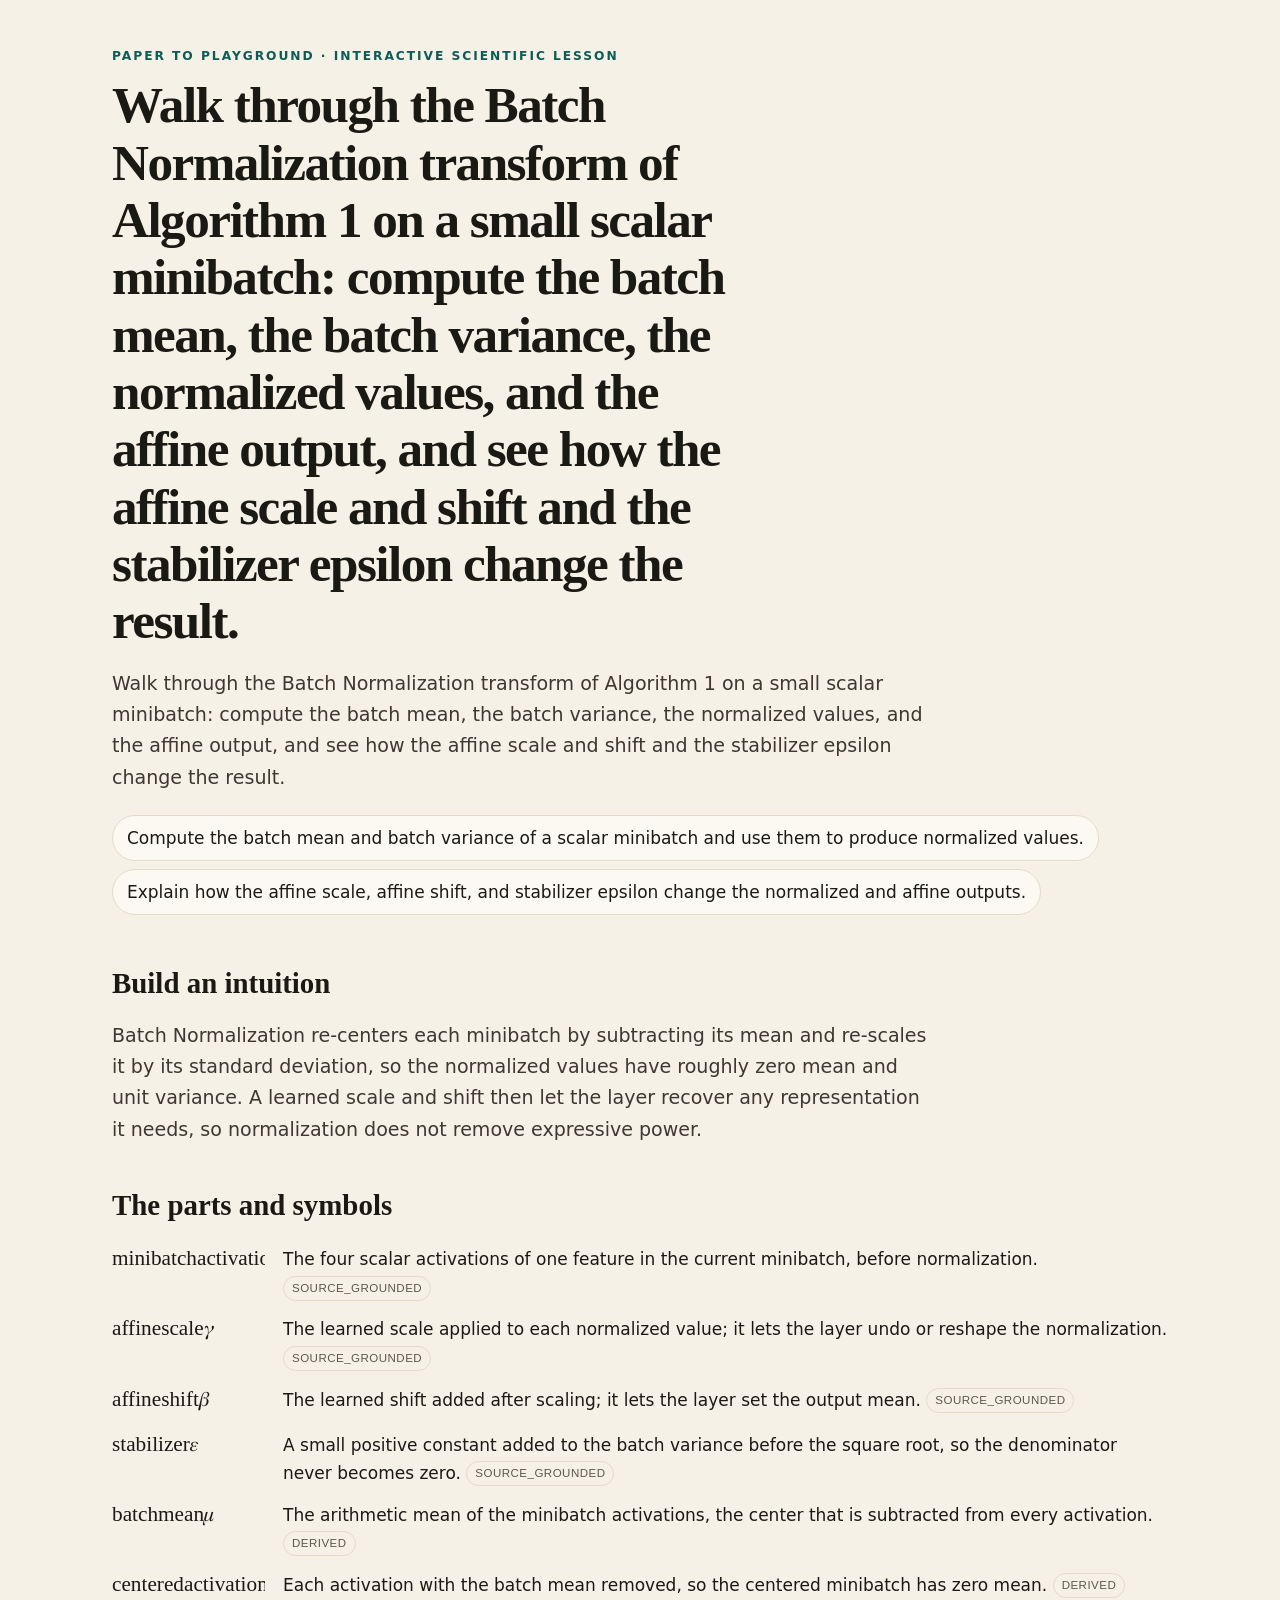
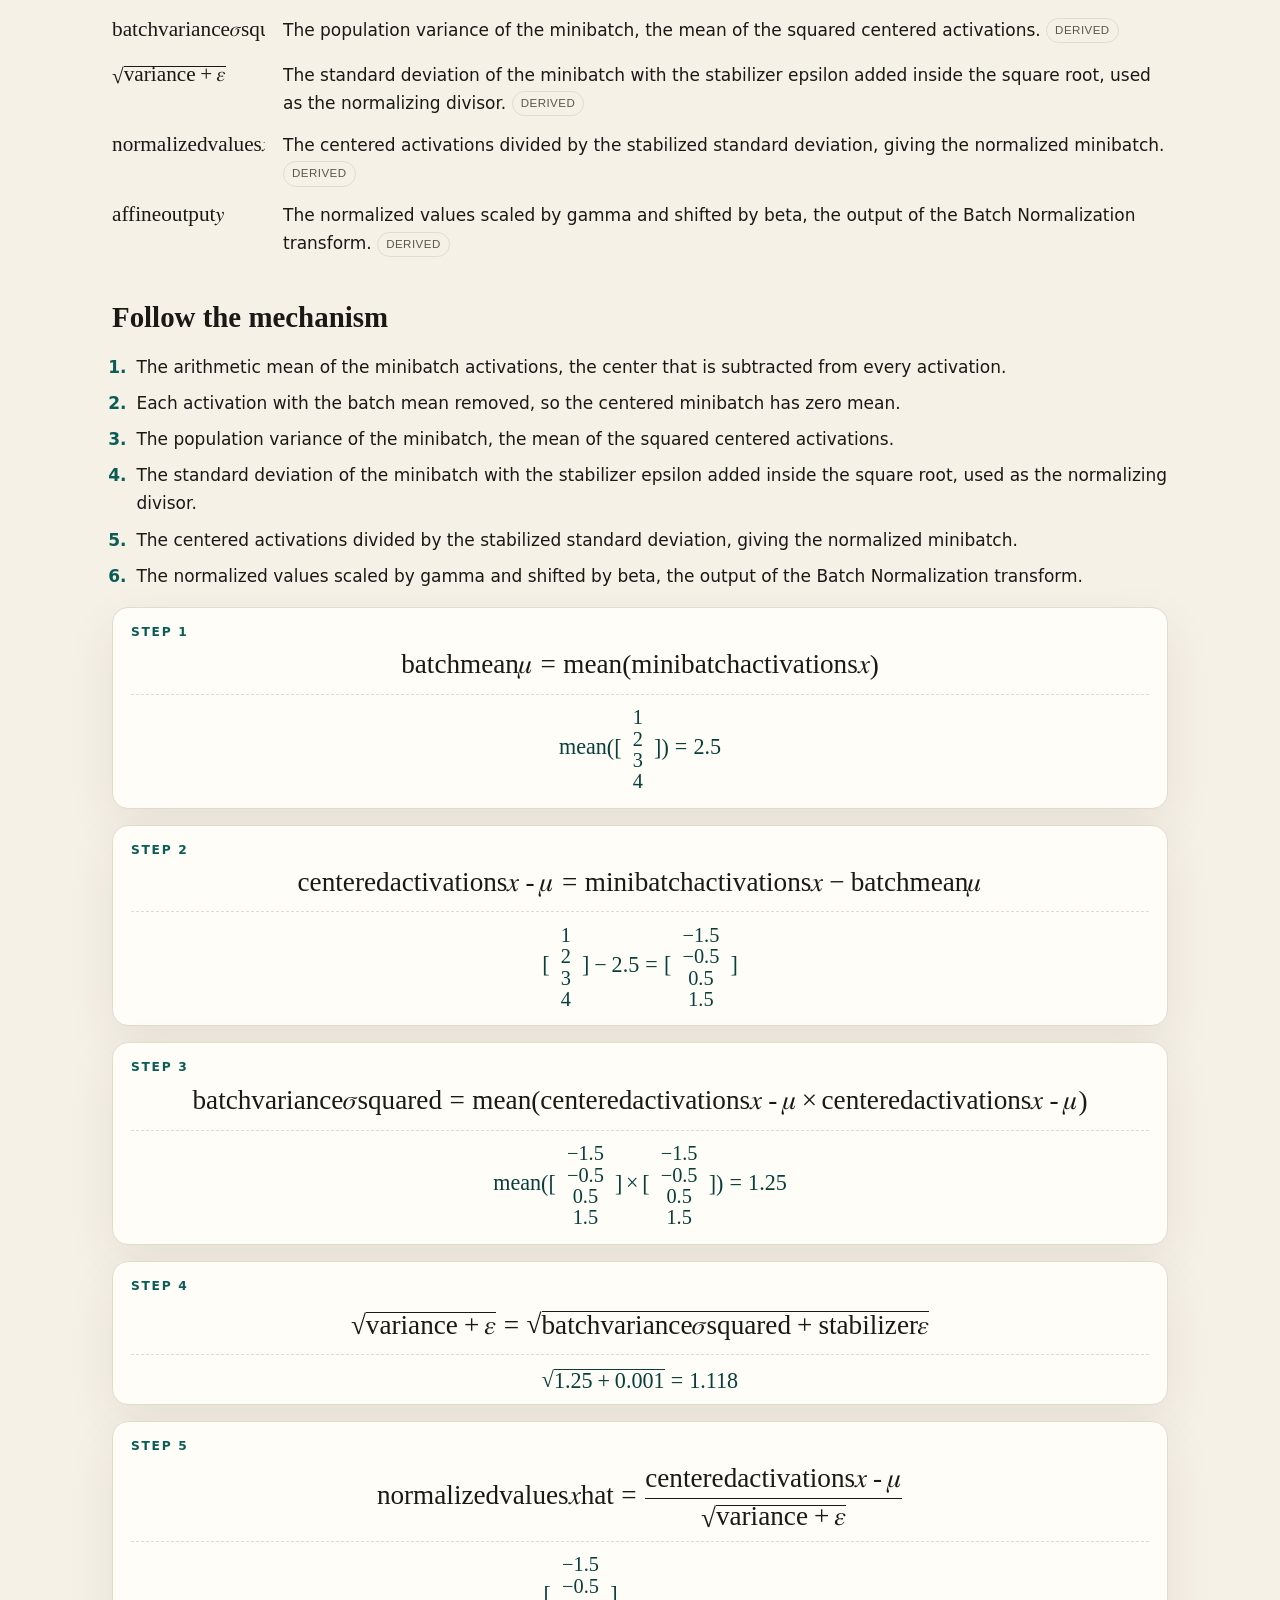
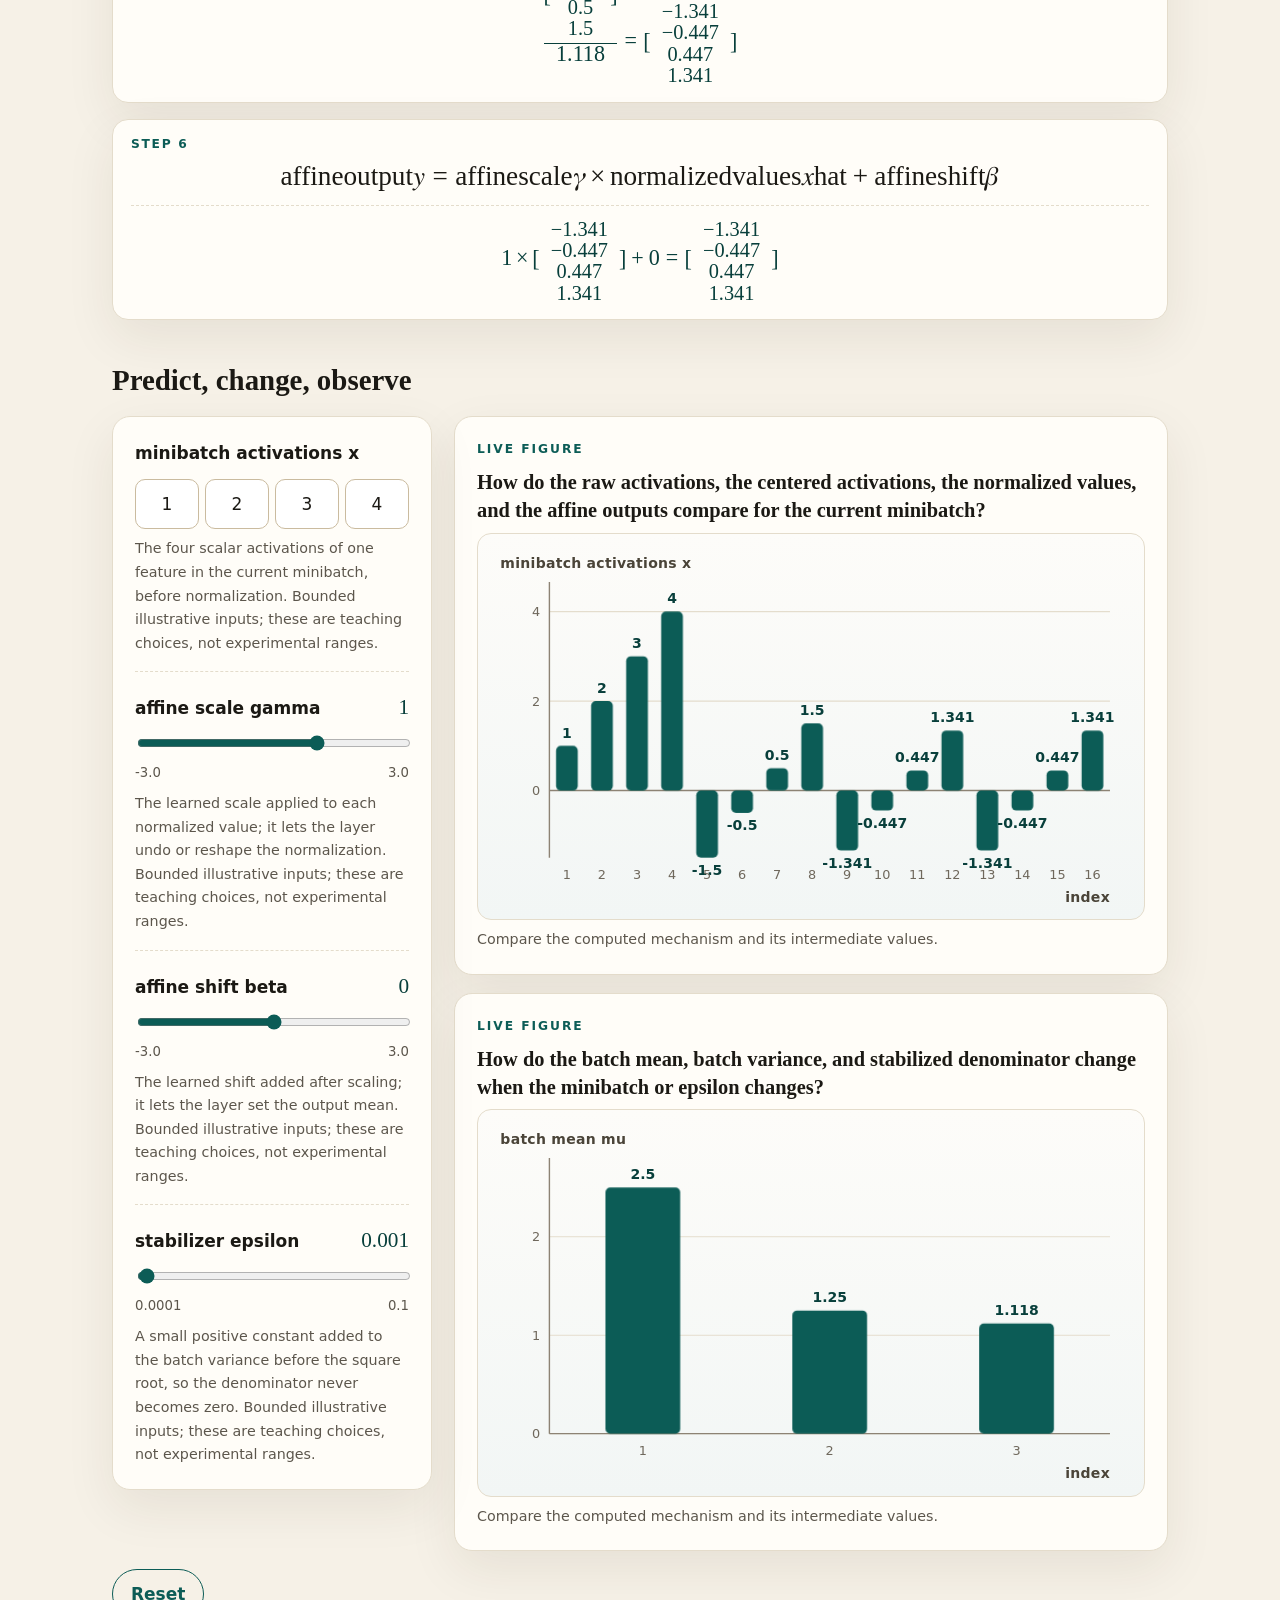
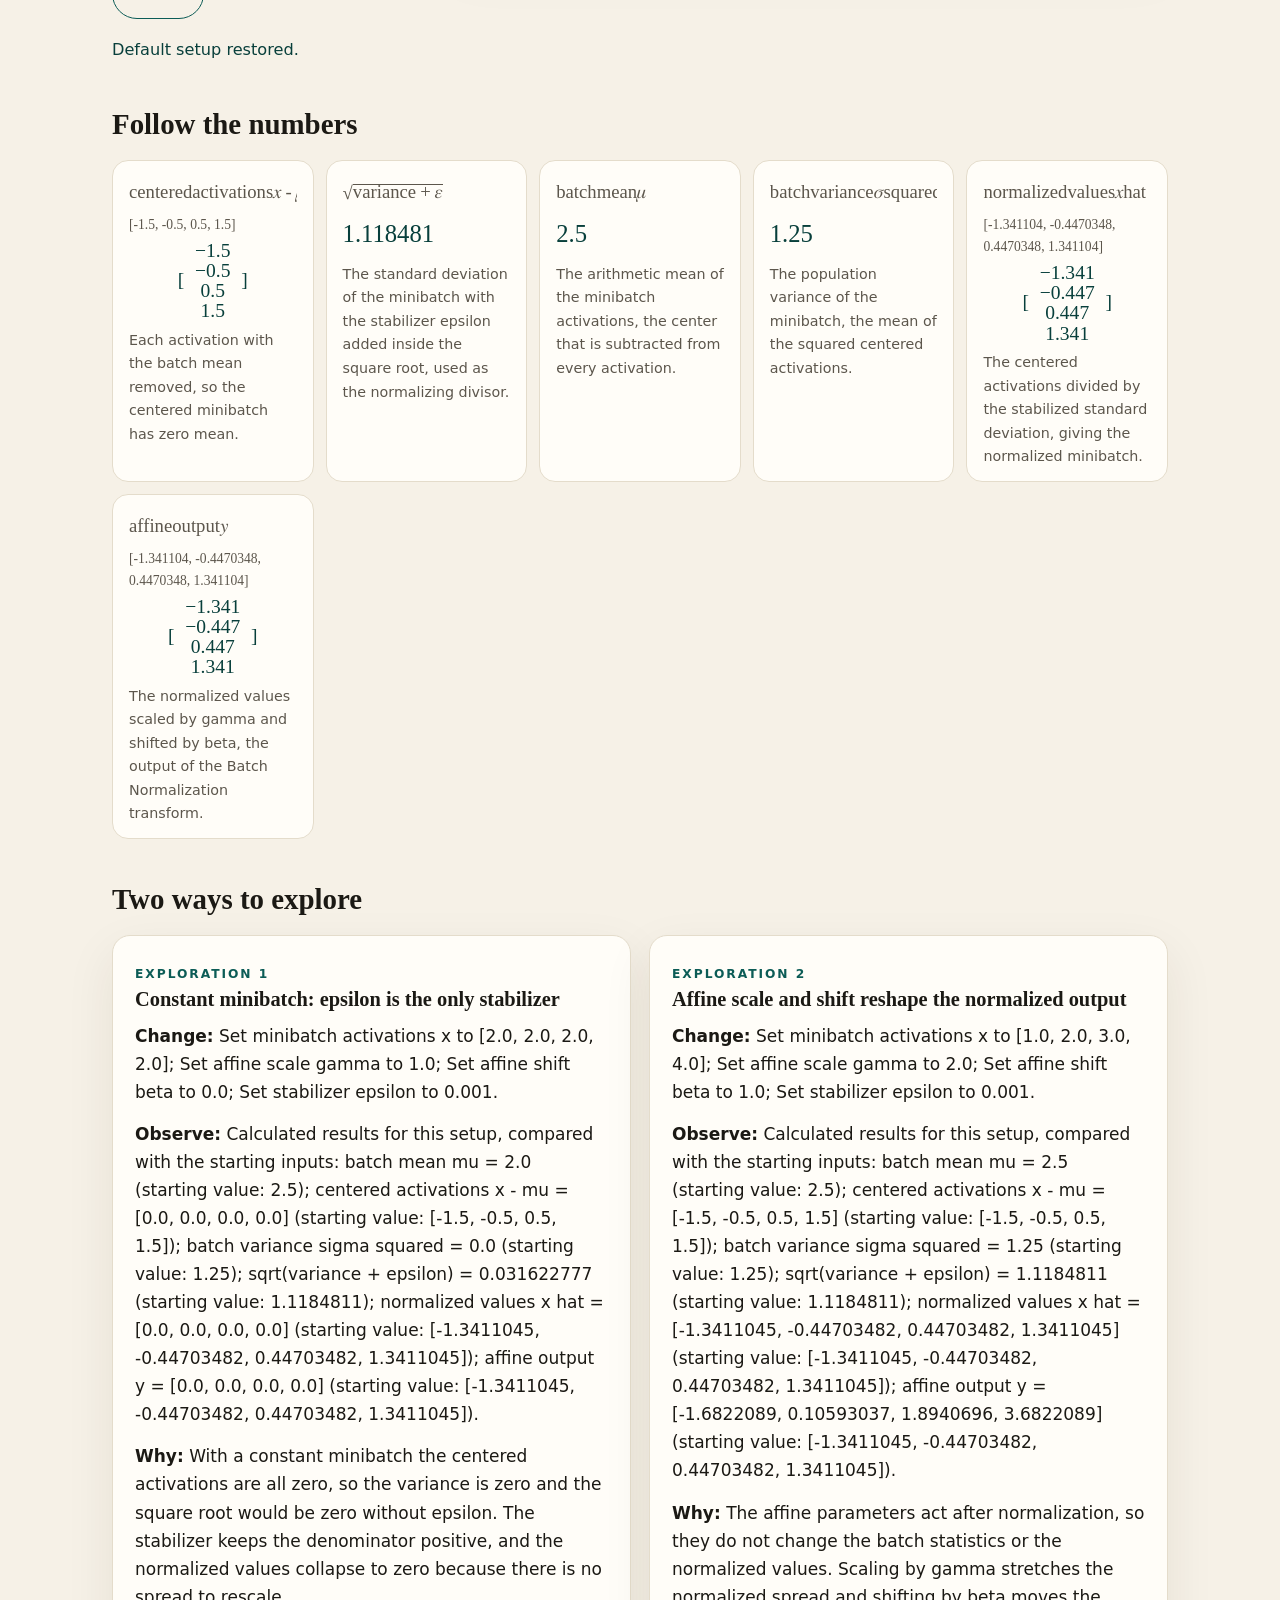
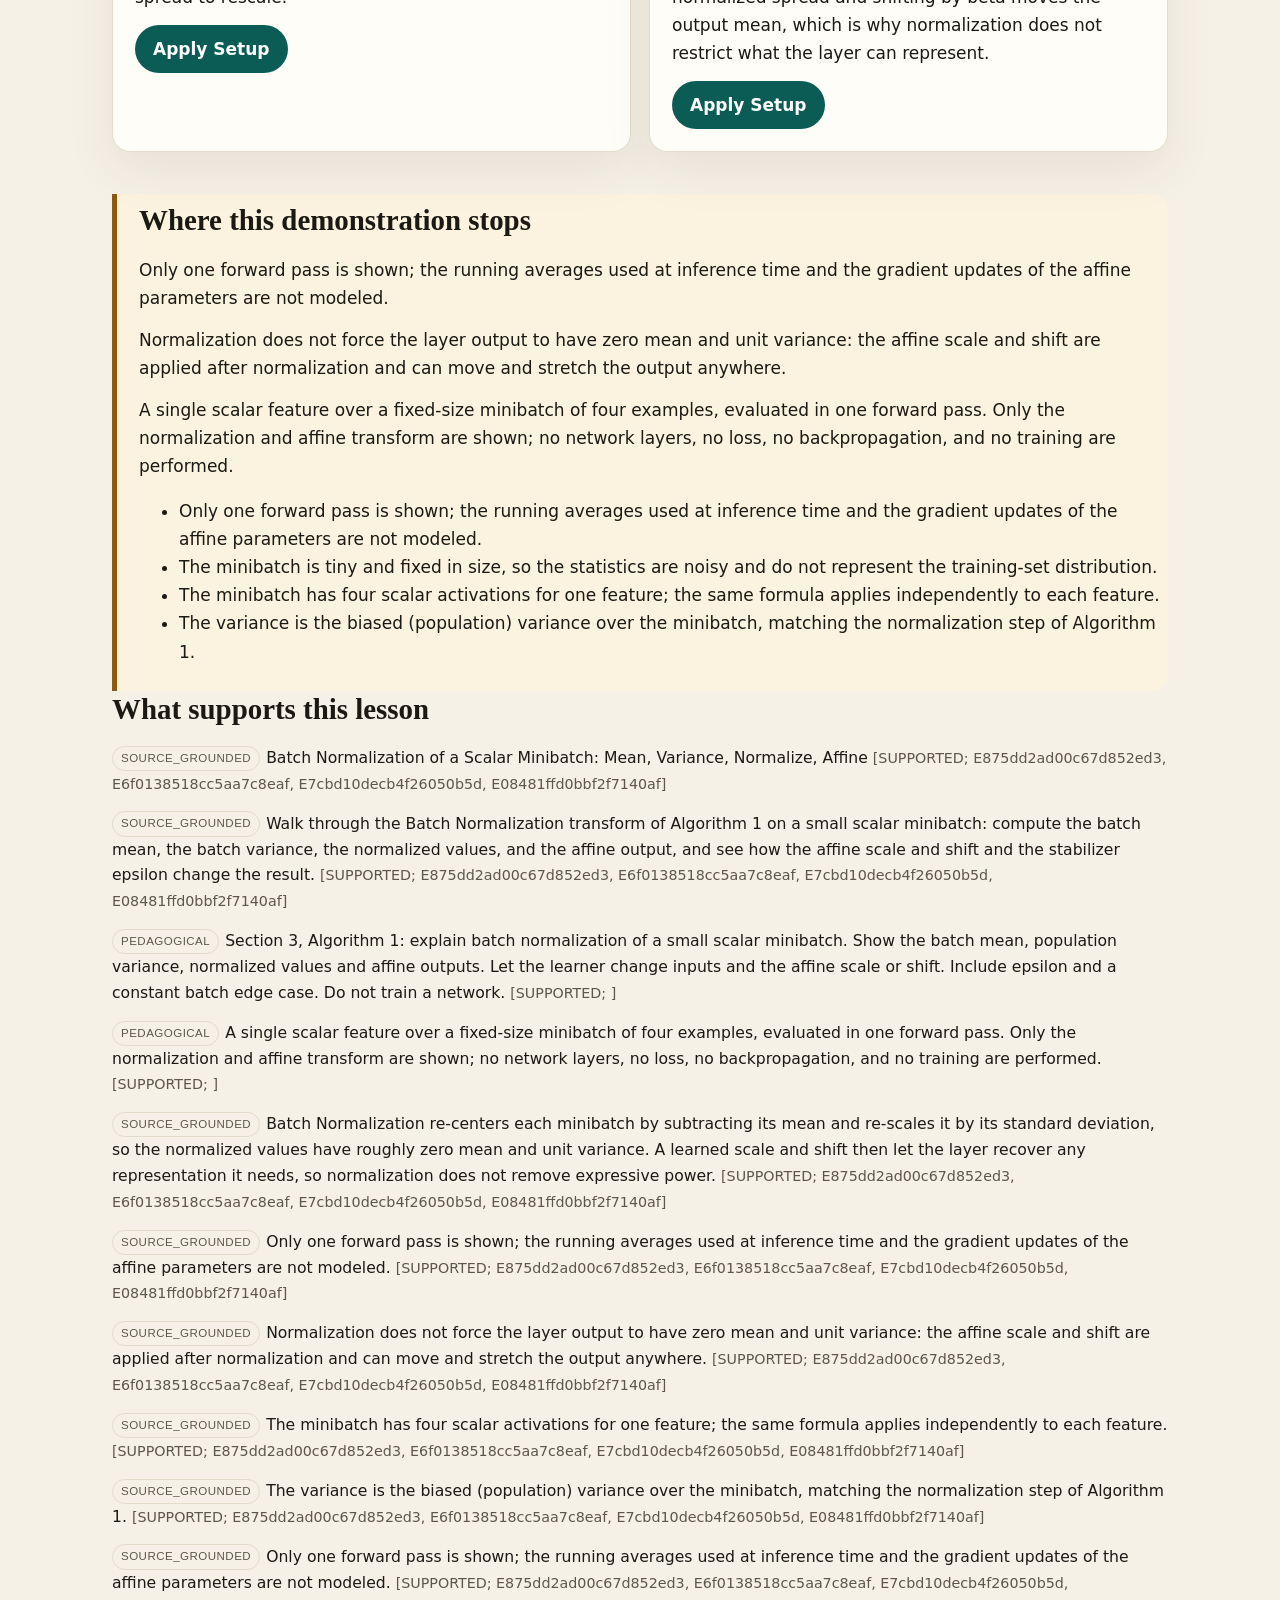
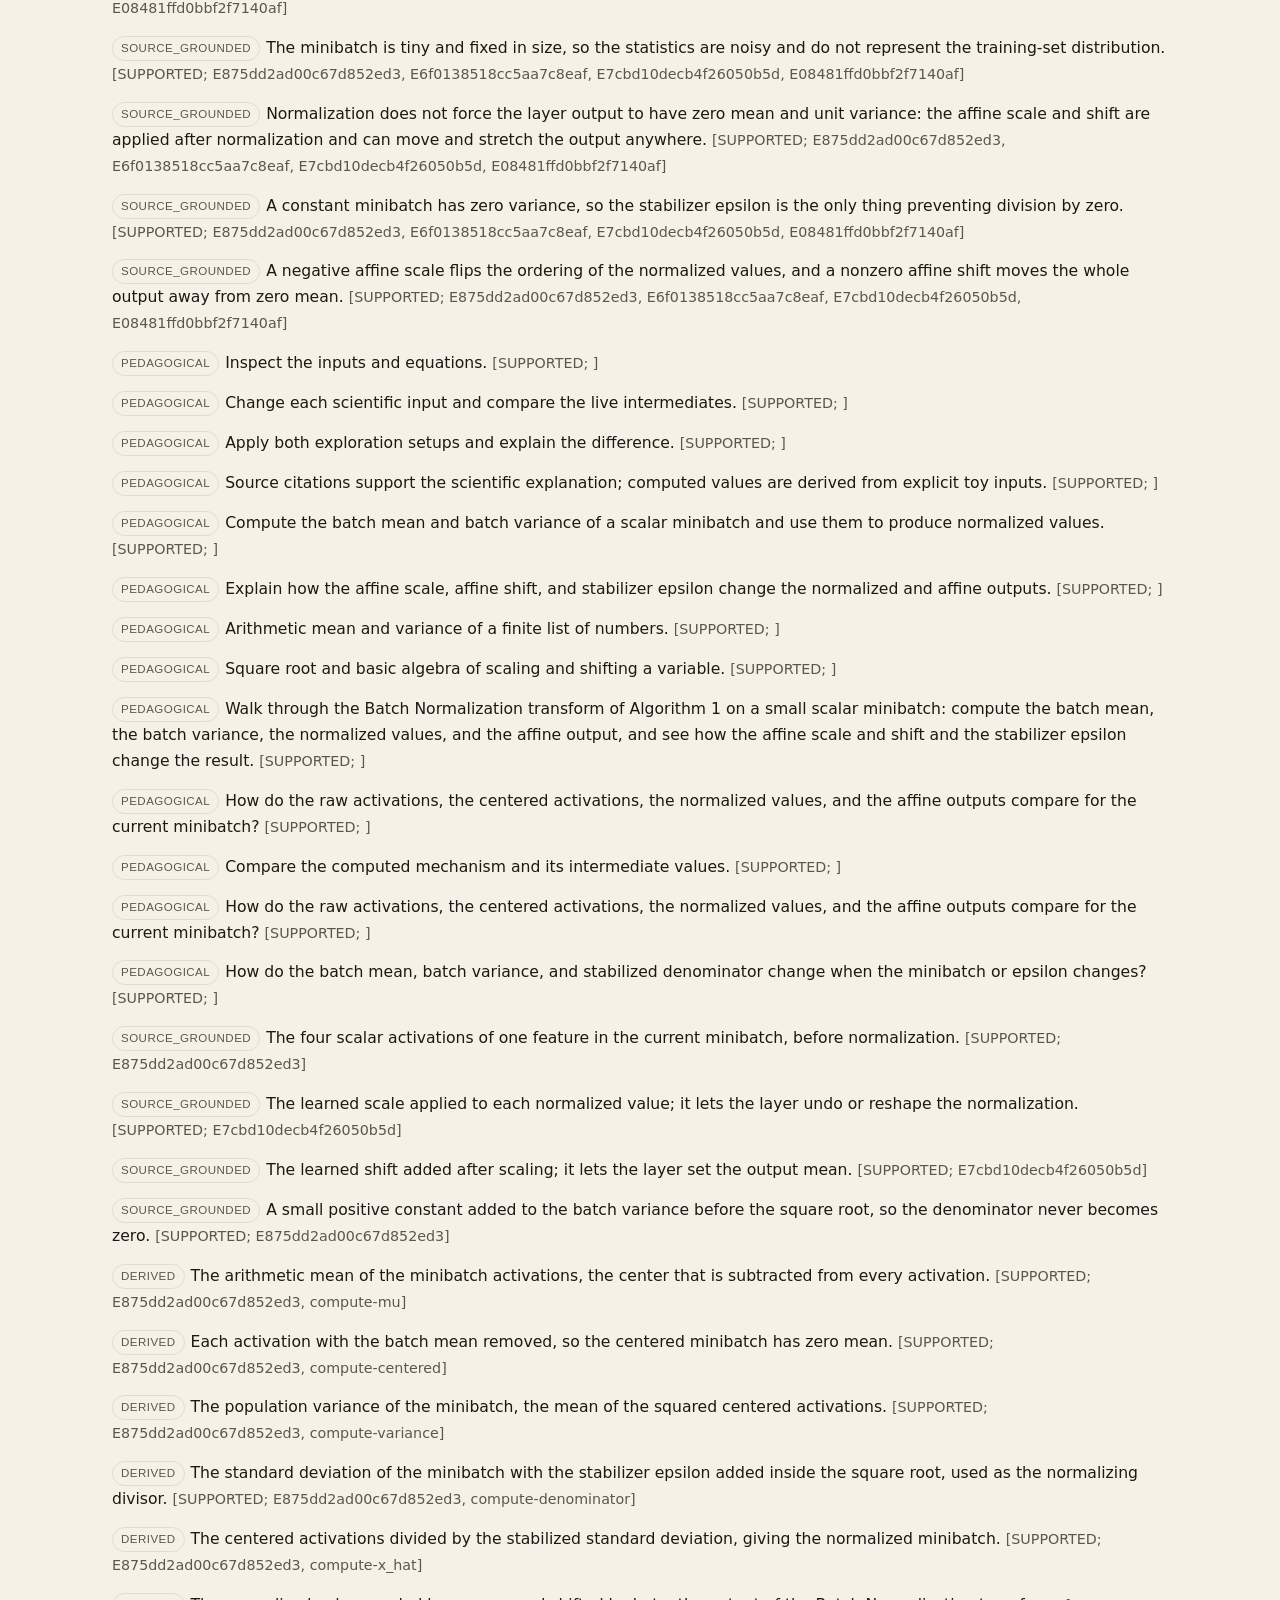
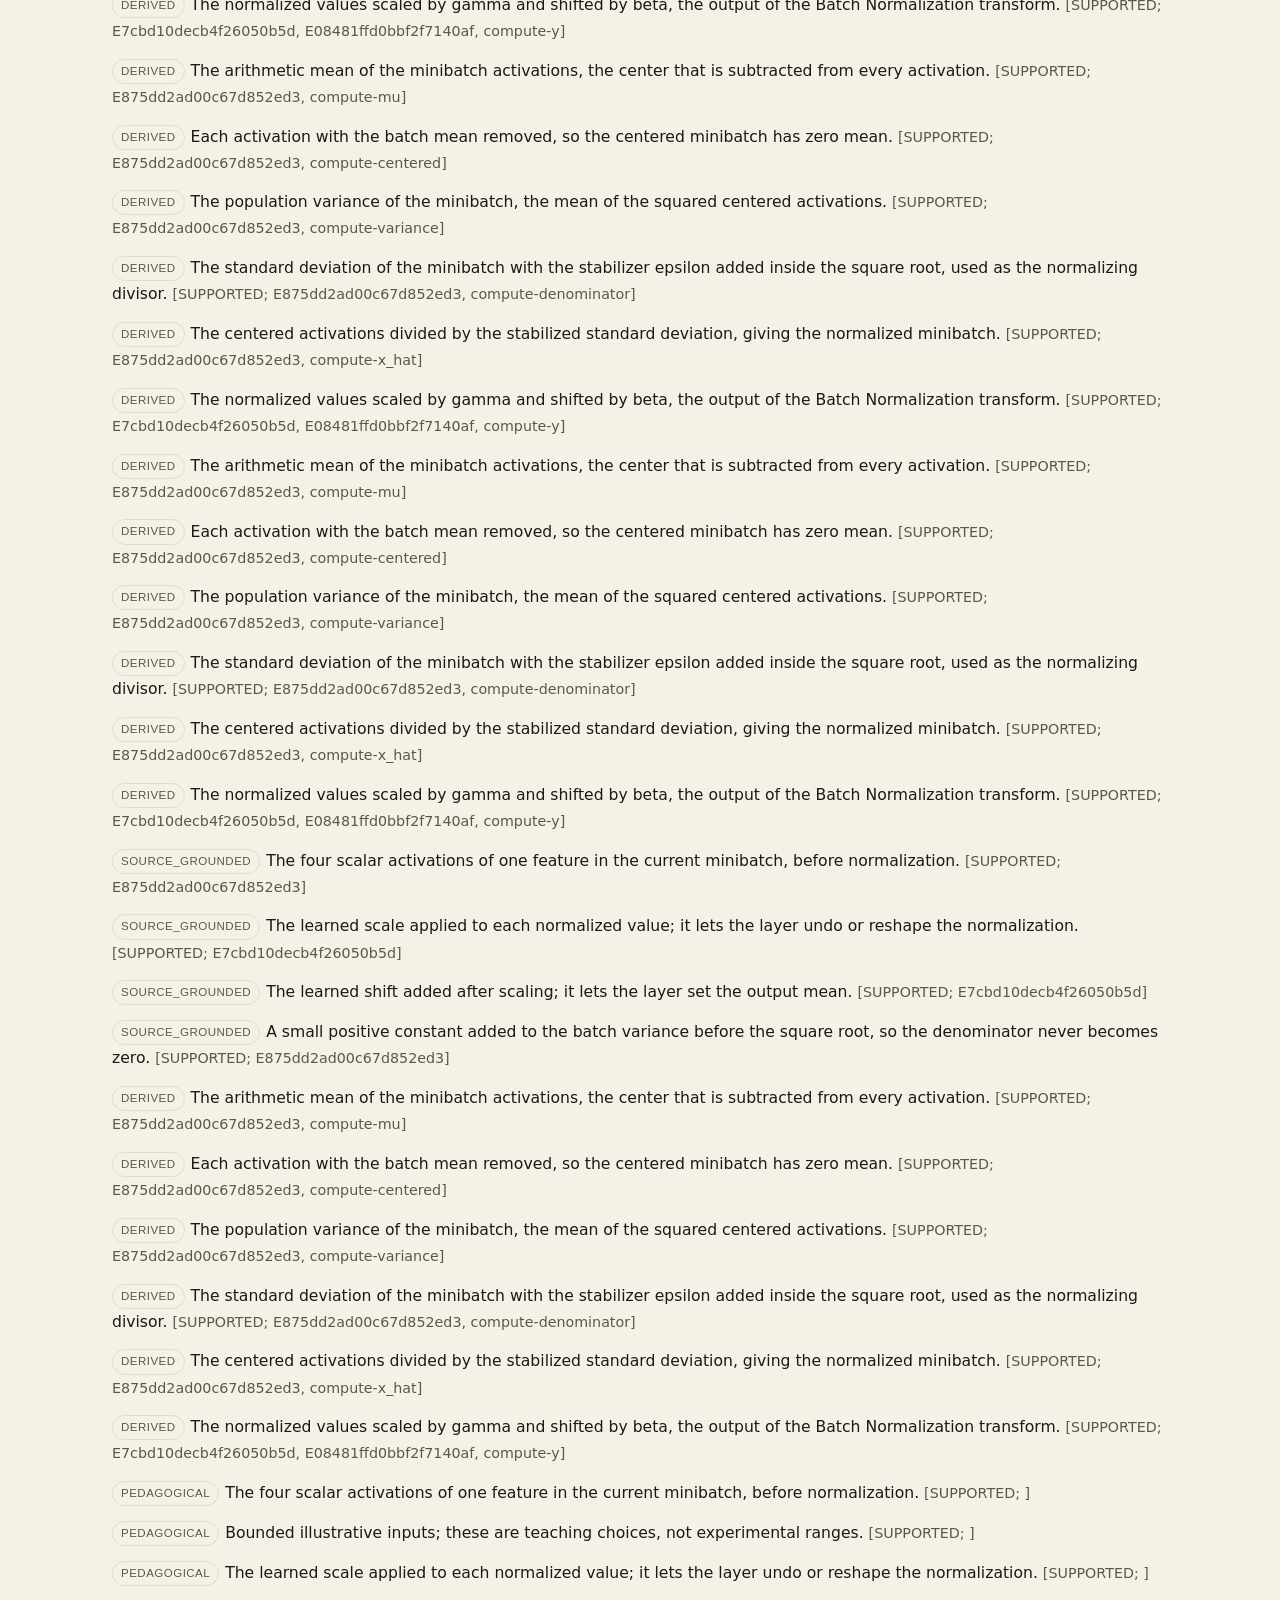
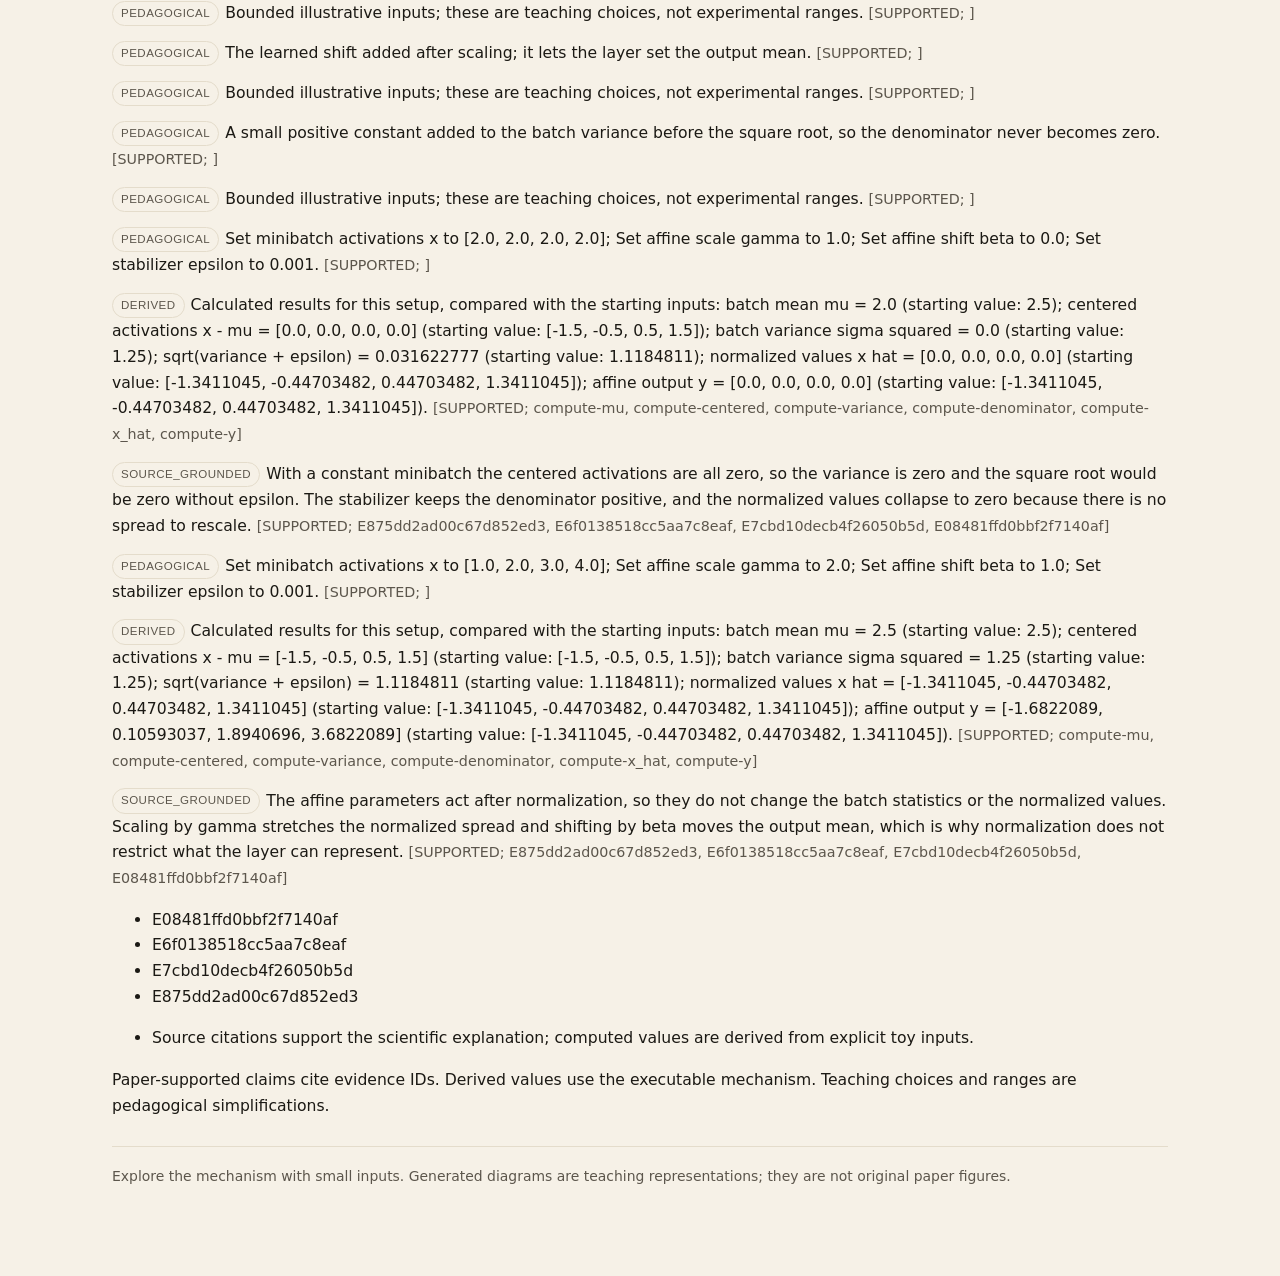
<file: verification/runs/batch-normalization-2/index.html>
<!doctype html>
<html lang="en"><head><meta charset="utf-8"><meta name="viewport" content="width=device-width,initial-scale=1">
<title>Batch Normalization of a Scalar Minibatch: Mean, Variance, Normalize, Affine · Paper to Playground</title><style>:root{
  color-scheme:light;
  --ink:#1b1914;
  --muted:#5c564c;
  --accent:#0c5c56;
  --accent-deep:#083f3b;
  --line:#e4dccb;
  --paper:#f6f1e7;
  --panel:#fffdf8;
  --soft:#e7f3f1;
  --gold:#8a5a12;
  --shadow:0 18px 50px rgba(48,36,16,.08);
  font-family:"Segoe UI",system-ui,sans-serif;
  font-size:17px;
  line-height:1.65;
  color:var(--ink);
  background:
    radial-gradient(1200px 500px at 10% -10%, rgba(12,92,86,.08), transparent 55%),
    var(--paper);
}
*{box-sizing:border-box}
body{margin:0;overflow-wrap:anywhere}
main{max-width:1120px;margin:auto;padding:28px 32px 88px}
header{padding:18px 0 8px}
.eyebrow{font-size:.72rem;letter-spacing:.16em;text-transform:uppercase;color:var(--accent);font-weight:750;margin:0 0 10px}
h1{font-family:Palatino,"Palatino Linotype",Georgia,serif;font-size:clamp(2rem,4vw,3.2rem);line-height:1.12;letter-spacing:-.03em;font-weight:600;max-width:26ch;margin:8px 0 18px}
h2{font-family:Palatino,"Palatino Linotype",Georgia,serif;font-size:1.7rem;font-weight:600;line-height:1.25;margin:0 0 18px}
h3{font-family:Palatino,"Palatino Linotype",Georgia,serif;font-size:1.2rem;font-weight:600;line-height:1.35;margin:0 0 8px}
p{margin:8px 0 14px}
a{color:var(--accent)}
.lede{font-size:1.12rem;max-width:68ch;color:#3d3830}
.objectives{display:grid;gap:8px;padding:0;margin:22px 0 0;list-style:none}
.objectives li{background:rgba(255,253,248,.72);border:1px solid var(--line);border-radius:999px;padding:8px 14px;width:fit-content;max-width:100%}
.block{margin:42px 0}
.panel{padding:22px;background:var(--panel);border:1px solid var(--line);border-radius:18px;min-width:0;box-shadow:var(--shadow)}
.playground-grid{display:grid;grid-template-columns:minmax(260px,320px) minmax(0,1fr);gap:22px;align-items:start}
.playground-grid>*{min-width:0}
.controls{display:flex;flex-direction:column;gap:18px;position:sticky;top:16px}
.control{padding-bottom:16px;border-bottom:1px dashed var(--line)}
.control:last-of-type{border-bottom:0;padding-bottom:0}
.control-head{display:flex;justify-content:space-between;align-items:baseline;gap:12px;flex-wrap:wrap}
.control label{font-weight:680;display:block;margin-bottom:4px}
.control input,.control select,.control textarea{width:100%;font:inherit;accent-color:var(--accent)}
.control input:not([type=range]):not([type=checkbox]),.control select,.control textarea{padding:10px 12px;border:1px solid #cabb9f;border-radius:10px;background:#fff;color:var(--ink)}
/* The raw JSON textarea remains the validated source of truth, but learners use the grid. */
.control textarea.array-source{position:absolute;width:1px;height:1px;padding:0;margin:-1px;overflow:hidden;clip:rect(0 0 0 0);white-space:nowrap;border:0}
.control:focus-within .array-grid{outline:2px solid var(--accent);outline-offset:3px}
.array-grid{display:grid;gap:6px;margin:8px 0}
.cell-input{width:100%;font:inherit;font-family:Cambria,"Cambria Math",Georgia,serif;font-size:1.02rem;text-align:center;padding:8px 4px;border:1px solid #cabb9f;border-radius:8px;background:#fff;color:var(--ink);-moz-appearance:textfield}
.cell-input::-webkit-outer-spin-button,.cell-input::-webkit-inner-spin-button{-webkit-appearance:none;margin:0}
.cell-input:focus{border-color:var(--accent);box-shadow:0 0 0 3px rgba(12,92,86,.15);outline:0}
.control input[type=range]{height:30px;padding:0;cursor:pointer}
.range-ends{display:flex;justify-content:space-between;font-size:.78rem;color:var(--muted);margin-top:-4px}
.control input[type=checkbox]{width:22px;height:22px}
.current-value{font-family:Cambria,"Cambria Math",Georgia,serif;font-size:1.25rem;font-variant-numeric:tabular-nums;color:var(--accent-deep);display:block;margin:0}
.current-value.math-value math{font-size:1rem}
.control[data-kind=vector] .current-value,.control[data-kind=matrix] .current-value{display:none}
.hint,.caption{font-size:.84rem;color:var(--muted);margin:8px 0 0}
button{font:inherit;font-weight:680;border:0;border-radius:999px;background:var(--accent);color:#fff;padding:10px 18px;cursor:pointer;min-height:44px}
button.secondary{background:transparent;color:var(--accent);border:1px solid var(--accent)}
button:hover{background:var(--accent-deep);color:#fff}
:focus-visible{outline:3px solid #b86112;outline-offset:3px}
.toolbar{display:flex;gap:12px;flex-wrap:wrap;align-items:center;margin:18px 0}
.stage{display:grid;gap:18px}
.visual{width:100%;overflow:hidden;min-height:220px;background:linear-gradient(180deg,#fdfcf9,#f2f6f5);border:1px solid var(--line);border-radius:14px;padding:6px}
.visual svg{width:100%;height:auto;display:block}
.visual text{font-family:"Segoe UI",system-ui,sans-serif;font-size:12px;fill:var(--ink)}
.visual .tick{fill:#6f685c;font-size:11px}
.visual .axis-label{fill:#4a4438;font-size:12px;font-weight:650;letter-spacing:.02em}
.visual .value{fill:var(--accent-deep);font-weight:700;font-size:12px}
.visual .note{fill:var(--gold);font-size:11px;font-style:italic}
.grid{stroke:#e4ddcd;stroke-width:1}
.mark{fill:var(--accent);transition:height .35s ease,y .35s ease,cx .35s ease,cy .35s ease}
.mark:hover{fill:var(--accent-deep)}
.cell{fill:var(--accent)}
.cell.negative{fill:#b65d2e}
.cell-label{fill:var(--ink);font-weight:700;font-size:13px}
.cell-label.light{fill:#fff}
.curve{stroke:var(--accent);stroke-width:2.5;fill:none;stroke-linejoin:round;stroke-linecap:round}
.area{fill:rgba(12,92,86,.10)}
.arrowhead{fill:var(--accent)}
.axis{stroke:#8d8374;stroke-width:1.2}
.flow-cell{fill:var(--soft);stroke:var(--accent);stroke-width:1.5}
.active-cell{fill:#f3d48a;stroke:var(--gold);stroke-width:3}
.mark,.cell,.curve,.area{animation:rise .5s ease both}
@keyframes rise{from{opacity:0;transform:translateY(6px)}to{opacity:1;transform:none}}
.outputs{display:grid;grid-template-columns:repeat(auto-fit,minmax(180px,1fr));gap:12px}
.output{background:var(--panel);border:1px solid var(--line);padding:16px 16px 12px;border-radius:16px;overflow-wrap:anywhere;min-width:0}
.output .symbol{display:block;max-width:100%;overflow-x:auto;font-family:Cambria,"Cambria Math",Georgia,serif;font-size:1.1rem;color:var(--muted)}
.output output{display:block;margin-top:6px;font-family:Cambria,"Cambria Math",Georgia,serif;font-size:1.45rem;font-variant-numeric:tabular-nums;color:var(--accent-deep);overflow-x:auto}
.output output.has-math{font-size:.8rem;color:var(--muted);overflow-wrap:anywhere}
.output .math-view{font-family:Cambria,"Cambria Math",Georgia,serif;color:var(--accent-deep);overflow-x:auto;margin-top:4px}
.output .math-view math{font-size:1.15rem}
.output .math-view:empty{display:none}
.output output.tick{animation:tick .35s ease}
@keyframes tick{from{transform:translateY(3px);opacity:.4}to{transform:none;opacity:1}}
.equation-panel{min-width:0;max-width:100%;background:var(--panel);border:1px solid var(--line);border-radius:16px;margin-top:16px;padding:14px 18px 10px;box-shadow:var(--shadow)}
.equation-label{font-size:.72rem;letter-spacing:.14em;text-transform:uppercase;color:var(--accent);font-weight:750;margin:0 0 6px}
.equation{font-family:Cambria,"Cambria Math",Georgia,serif;overflow-x:auto;overflow-y:hidden;display:block;width:0;min-width:100%;max-width:100%;padding:6px 0;margin:0;text-align:center}
.equation math{font-size:1.6rem}
.equation.substituted{border-top:1px dashed var(--line);margin-top:8px;padding-top:12px}
.equation.substituted math{color:var(--accent-deep)}
/* Plain-text substitution is retained for assistive tech and validators. */
.substitution{position:absolute;width:1px;height:1px;overflow:hidden;clip:rect(0 0 0 0);white-space:nowrap;margin:-1px;padding:0;border:0}
math{font-family:"Cambria Math","Latin Modern Math","STIX Two Math","Libertinus Math","Noto Sans Math","Segoe UI Symbol",serif}
math mtable{font-size:1em}
math mtd{padding:.18em .55em}
.equation.substituted math{font-size:1.3rem}
.equation.substituted mtable{font-size:.92em}
dl.symbols{display:grid;grid-template-columns:minmax(0,9rem) minmax(0,1fr);gap:10px 18px;align-items:baseline}
dl.symbols dt,dl.symbols dd{min-width:0;overflow-wrap:anywhere}
dl.symbols dt{overflow-x:auto;max-width:100%}
dt{font-family:Cambria,"Cambria Math",Georgia,serif;font-size:1.25rem}
dd{margin:0}
dt math{font-size:1.25rem}
.steps{padding-left:1.2rem}
.steps li{margin:8px 0;padding-left:4px}
.steps li::marker{color:var(--accent);font-weight:700}
.explorations{display:grid;grid-template-columns:1fr 1fr;gap:18px}
.exploration[data-active=true]{border-color:var(--accent);box-shadow:0 0 0 3px rgba(12,92,86,.15)}
.callout{border:0;border-left:5px solid var(--gold);background:#fbf3df;border-radius:0 16px 16px 0;padding:8px 8px 8px 22px}
.grounding{font-size:.92rem}
.badge{display:inline-block;font-family:"Segoe UI",sans-serif;font-size:.68rem;letter-spacing:.04em;border:1px solid var(--line);border-radius:999px;padding:2px 8px;margin-right:6px;color:var(--muted);vertical-align:middle}
.status{min-height:1.6em;color:var(--accent-deep);font-size:.95rem}
[aria-invalid=true]{outline:2px solid #a43119}
footer{border-top:1px solid var(--line);margin-top:28px;padding-top:18px;font-size:.82rem;color:var(--muted)}
@media(max-width:720px){
  main{padding:20px 16px 56px}
  .playground-grid,.explorations{grid-template-columns:1fr}
  .controls{position:static}
  .panel{padding:16px}
  .equation math{font-size:1.25rem}
  h1{max-width:none}
}
@media(max-width:380px){
  .outputs{grid-template-columns:1fr}
  dl.symbols{grid-template-columns:1fr;gap:2px 0}
  dl.symbols dd{margin-bottom:12px}
}
@media(prefers-reduced-motion:reduce){*{scroll-behavior:auto;animation:none}}
</style></head>
<body><main><header data-role="central-question"><div class="eyebrow">Paper to Playground · Interactive scientific lesson</div>
<h1>Walk through the Batch Normalization transform of Algorithm 1 on a small scalar minibatch: compute the batch mean, the batch variance, the normalized values, and the affine output, and see how the affine scale and shift and the stabilizer epsilon change the result.</h1><p class="lede">Walk through the Batch Normalization transform of Algorithm 1 on a small scalar minibatch: compute the batch mean, the batch variance, the normalized values, and the affine output, and see how the affine scale and shift and the stabilizer epsilon change the result.</p><ul class="objectives"><li data-objective-id="0">Compute the batch mean and batch variance of a scalar minibatch and use them to produce normalized values.</li><li data-objective-id="1">Explain how the affine scale, affine shift, and stabilizer epsilon change the normalized and affine outputs.</li></ul></header>
<section class="block" data-role="intuition"><h2>Build an intuition</h2><p class="lede">Batch Normalization re-centers each minibatch by subtracting its mean and re-scales it by its standard deviation, so the normalized values have roughly zero mean and unit variance. A learned scale and shift then let the layer recover any representation it needs, so normalization does not remove expressive power.</p></section>
<section class="block" data-role="symbols"><h2>The parts and symbols</h2><dl class="symbols"><dt data-variable-id="var-x" data-symbol="minibatch activations x">minibatch activations x</dt><dd>The four scalar activations of one feature in the current minibatch, before normalization. <span class="badge">SOURCE_GROUNDED</span></dd><dt data-variable-id="var-gamma" data-symbol="affine scale gamma">affine scale gamma</dt><dd>The learned scale applied to each normalized value; it lets the layer undo or reshape the normalization. <span class="badge">SOURCE_GROUNDED</span></dd><dt data-variable-id="var-beta" data-symbol="affine shift beta">affine shift beta</dt><dd>The learned shift added after scaling; it lets the layer set the output mean. <span class="badge">SOURCE_GROUNDED</span></dd><dt data-variable-id="var-epsilon" data-symbol="stabilizer epsilon">stabilizer epsilon</dt><dd>A small positive constant added to the batch variance before the square root, so the denominator never becomes zero. <span class="badge">SOURCE_GROUNDED</span></dd><dt data-variable-id="var-mu" data-symbol="batch mean mu">batch mean mu</dt><dd>The arithmetic mean of the minibatch activations, the center that is subtracted from every activation. <span class="badge">DERIVED</span></dd><dt data-variable-id="var-centered" data-symbol="centered activations x - mu">centered activations x - mu</dt><dd>Each activation with the batch mean removed, so the centered minibatch has zero mean. <span class="badge">DERIVED</span></dd><dt data-variable-id="var-variance" data-symbol="batch variance sigma squared">batch variance sigma squared</dt><dd>The population variance of the minibatch, the mean of the squared centered activations. <span class="badge">DERIVED</span></dd><dt data-variable-id="var-denominator" data-symbol="sqrt(variance + epsilon)">sqrt(variance + epsilon)</dt><dd>The standard deviation of the minibatch with the stabilizer epsilon added inside the square root, used as the normalizing divisor. <span class="badge">DERIVED</span></dd><dt data-variable-id="var-x_hat" data-symbol="normalized values x hat">normalized values x hat</dt><dd>The centered activations divided by the stabilized standard deviation, giving the normalized minibatch. <span class="badge">DERIVED</span></dd><dt data-variable-id="var-y" data-symbol="affine output y">affine output y</dt><dd>The normalized values scaled by gamma and shifted by beta, the output of the Batch Normalization transform. <span class="badge">DERIVED</span></dd></dl></section>
<section class="block" data-role="mechanism"><h2>Follow the mechanism</h2><ol class="steps"><li data-mechanism-id="step-mu">The arithmetic mean of the minibatch activations, the center that is subtracted from every activation.</li><li data-mechanism-id="step-centered">Each activation with the batch mean removed, so the centered minibatch has zero mean.</li><li data-mechanism-id="step-variance">The population variance of the minibatch, the mean of the squared centered activations.</li><li data-mechanism-id="step-denominator">The standard deviation of the minibatch with the stabilizer epsilon added inside the square root, used as the normalizing divisor.</li><li data-mechanism-id="step-x_hat">The centered activations divided by the stabilized standard deviation, giving the normalized minibatch.</li><li data-mechanism-id="step-y">The normalized values scaled by gamma and shifted by beta, the output of the Batch Normalization transform.</li></ol><div class="equation-panel" id="equation-compute-mu" data-computation-id="compute-mu" data-depends-on="var-x"><p class="equation-label">Step 1</p><p class="equation" data-role="equation"></p><p class="equation substituted" data-role="substituted"></p><p class="substitution" data-role="substitution"></p></div><div class="equation-panel" id="equation-compute-centered" data-computation-id="compute-centered" data-depends-on="var-mu var-x"><p class="equation-label">Step 2</p><p class="equation" data-role="equation"></p><p class="equation substituted" data-role="substituted"></p><p class="substitution" data-role="substitution"></p></div><div class="equation-panel" id="equation-compute-variance" data-computation-id="compute-variance" data-depends-on="var-centered"><p class="equation-label">Step 3</p><p class="equation" data-role="equation"></p><p class="equation substituted" data-role="substituted"></p><p class="substitution" data-role="substitution"></p></div><div class="equation-panel" id="equation-compute-denominator" data-computation-id="compute-denominator" data-depends-on="var-epsilon var-variance"><p class="equation-label">Step 4</p><p class="equation" data-role="equation"></p><p class="equation substituted" data-role="substituted"></p><p class="substitution" data-role="substitution"></p></div><div class="equation-panel" id="equation-compute-x_hat" data-computation-id="compute-x_hat" data-depends-on="var-centered var-denominator"><p class="equation-label">Step 5</p><p class="equation" data-role="equation"></p><p class="equation substituted" data-role="substituted"></p><p class="substitution" data-role="substitution"></p></div><div class="equation-panel" id="equation-compute-y" data-computation-id="compute-y" data-depends-on="var-beta var-gamma var-x_hat"><p class="equation-label">Step 6</p><p class="equation" data-role="equation"></p><p class="equation substituted" data-role="substituted"></p><p class="substitution" data-role="substitution"></p></div></section>
<section class="block" data-role="playground"><h2>Predict, change, observe</h2><div class="playground-grid"><div class="panel controls"><div class="control" data-kind="vector"><div class="control-head"><label for="input-0">minibatch activations x</label><output id="value-0" class="current-value">[1.0, 2.0, 3.0, 4.0]</output></div><div class="array-grid" data-grid-for="input-0" aria-hidden="true"></div><textarea id="input-0" data-control-id="control-x" data-variable-id="var-x" data-depends-on="var-x" aria-describedby="value-0 hint-0" tabindex="-1" rows="2" spellcheck="false" class="array-source">[1.0,2.0,3.0,4.0]</textarea><p id="hint-0" class="hint">The four scalar activations of one feature in the current minibatch, before normalization. Bounded illustrative inputs; these are teaching choices, not experimental ranges.</p></div><div class="control" data-kind="slider"><div class="control-head"><label for="input-1">affine scale gamma</label><output id="value-1" class="current-value">1.0</output></div><input id="input-1" data-control-id="control-gamma" data-variable-id="var-gamma" data-depends-on="var-gamma" aria-describedby="value-1 hint-1" type="range" value="1.0" min="-3.0" max="3.0" step="any"><div class="range-ends"><span>-3.0</span><span>3.0</span></div><p id="hint-1" class="hint">The learned scale applied to each normalized value; it lets the layer undo or reshape the normalization. Bounded illustrative inputs; these are teaching choices, not experimental ranges.</p></div><div class="control" data-kind="slider"><div class="control-head"><label for="input-2">affine shift beta</label><output id="value-2" class="current-value">0.0</output></div><input id="input-2" data-control-id="control-beta" data-variable-id="var-beta" data-depends-on="var-beta" aria-describedby="value-2 hint-2" type="range" value="0.0" min="-3.0" max="3.0" step="any"><div class="range-ends"><span>-3.0</span><span>3.0</span></div><p id="hint-2" class="hint">The learned shift added after scaling; it lets the layer set the output mean. Bounded illustrative inputs; these are teaching choices, not experimental ranges.</p></div><div class="control" data-kind="slider"><div class="control-head"><label for="input-3">stabilizer epsilon</label><output id="value-3" class="current-value">0.001</output></div><input id="input-3" data-control-id="control-epsilon" data-variable-id="var-epsilon" data-depends-on="var-epsilon" aria-describedby="value-3 hint-3" type="range" value="0.001" min="0.0001" max="0.1" step="any"><div class="range-ends"><span>0.0001</span><span>0.1</span></div><p id="hint-3" class="hint">A small positive constant added to the batch variance before the square root, so the denominator never becomes zero. Bounded illustrative inputs; these are teaching choices, not experimental ranges.</p></div></div><div class="stage"><article class="panel figure"><p class="eyebrow">Live figure</p><h3>How do the raw activations, the centered activations, the normalized values, and the affine outputs compare for the current minibatch?</h3><div class="visual" data-visual-id="visual-1" data-depends-on="var-x var-centered var-x_hat var-y"></div><p class="caption">Compare the computed mechanism and its intermediate values.</p></article><article class="panel figure"><p class="eyebrow">Live figure</p><h3>How do the batch mean, batch variance, and stabilized denominator change when the minibatch or epsilon changes?</h3><div class="visual" data-visual-id="visual-2" data-depends-on="var-mu var-variance var-denominator"></div><p class="caption">Compare the computed mechanism and its intermediate values.</p></article></div></div>
<div class="toolbar"><button class="secondary" data-role="reset">Reset</button></div><p class="status" role="status" aria-live="polite" data-role="status"></p></section>
<section class="block" data-role="intermediates"><h2>Follow the numbers</h2><div class="outputs"><div class="output"><span class="symbol" data-symbol="centered activations x - mu">centered activations x - mu</span><output data-output-id="var-centered" data-variable-id="var-centered" data-depends-on="var-centered" aria-live="polite"></output><div class="math-view" data-math-for="var-centered" aria-hidden="true"></div><p class="hint">Each activation with the batch mean removed, so the centered minibatch has zero mean.</p></div><div class="output"><span class="symbol" data-symbol="sqrt(variance + epsilon)">sqrt(variance + epsilon)</span><output data-output-id="var-denominator" data-variable-id="var-denominator" data-depends-on="var-denominator" aria-live="polite"></output><div class="math-view" data-math-for="var-denominator" aria-hidden="true"></div><p class="hint">The standard deviation of the minibatch with the stabilizer epsilon added inside the square root, used as the normalizing divisor.</p></div><div class="output"><span class="symbol" data-symbol="batch mean mu">batch mean mu</span><output data-output-id="var-mu" data-variable-id="var-mu" data-depends-on="var-mu" aria-live="polite"></output><div class="math-view" data-math-for="var-mu" aria-hidden="true"></div><p class="hint">The arithmetic mean of the minibatch activations, the center that is subtracted from every activation.</p></div><div class="output"><span class="symbol" data-symbol="batch variance sigma squared">batch variance sigma squared</span><output data-output-id="var-variance" data-variable-id="var-variance" data-depends-on="var-variance" aria-live="polite"></output><div class="math-view" data-math-for="var-variance" aria-hidden="true"></div><p class="hint">The population variance of the minibatch, the mean of the squared centered activations.</p></div><div class="output"><span class="symbol" data-symbol="normalized values x hat">normalized values x hat</span><output data-output-id="var-x_hat" data-variable-id="var-x_hat" data-depends-on="var-x_hat" aria-live="polite"></output><div class="math-view" data-math-for="var-x_hat" aria-hidden="true"></div><p class="hint">The centered activations divided by the stabilized standard deviation, giving the normalized minibatch.</p></div><div class="output"><span class="symbol" data-symbol="affine output y">affine output y</span><output data-output-id="var-y" data-variable-id="var-y" data-depends-on="var-y" aria-live="polite"></output><div class="math-view" data-math-for="var-y" aria-hidden="true"></div><p class="hint">The normalized values scaled by gamma and shifted by beta, the output of the Batch Normalization transform.</p></div></div></section>
<section class="block" data-role="explorations"><h2>Two ways to explore</h2><div class="explorations"><article class="panel exploration" data-exploration-id="explore-1"><span class="eyebrow">Exploration 1</span><h3>Constant minibatch: epsilon is the only stabilizer</h3><p><strong>Change:</strong> Set minibatch activations x to [2.0, 2.0, 2.0, 2.0]; Set affine scale gamma to 1.0; Set affine shift beta to 0.0; Set stabilizer epsilon to 0.001.</p><p><strong>Observe:</strong> Calculated results for this setup, compared with the starting inputs: batch mean mu = 2.0 (starting value: 2.5); centered activations x - mu = [0.0, 0.0, 0.0, 0.0] (starting value: [-1.5, -0.5, 0.5, 1.5]); batch variance sigma squared = 0.0 (starting value: 1.25); sqrt(variance + epsilon) = 0.031622777 (starting value: 1.1184811); normalized values x hat = [0.0, 0.0, 0.0, 0.0] (starting value: [-1.3411045, -0.44703482, 0.44703482, 1.3411045]); affine output y = [0.0, 0.0, 0.0, 0.0] (starting value: [-1.3411045, -0.44703482, 0.44703482, 1.3411045]).</p><p><strong>Why:</strong> With a constant minibatch the centered activations are all zero, so the variance is zero and the square root would be zero without epsilon. The stabilizer keeps the denominator positive, and the normalized values collapse to zero because there is no spread to rescale.</p><button data-role="apply-setup" data-setup-id="explore-1">Apply Setup</button></article><article class="panel exploration" data-exploration-id="explore-2"><span class="eyebrow">Exploration 2</span><h3>Affine scale and shift reshape the normalized output</h3><p><strong>Change:</strong> Set minibatch activations x to [1.0, 2.0, 3.0, 4.0]; Set affine scale gamma to 2.0; Set affine shift beta to 1.0; Set stabilizer epsilon to 0.001.</p><p><strong>Observe:</strong> Calculated results for this setup, compared with the starting inputs: batch mean mu = 2.5 (starting value: 2.5); centered activations x - mu = [-1.5, -0.5, 0.5, 1.5] (starting value: [-1.5, -0.5, 0.5, 1.5]); batch variance sigma squared = 1.25 (starting value: 1.25); sqrt(variance + epsilon) = 1.1184811 (starting value: 1.1184811); normalized values x hat = [-1.3411045, -0.44703482, 0.44703482, 1.3411045] (starting value: [-1.3411045, -0.44703482, 0.44703482, 1.3411045]); affine output y = [-1.6822089, 0.10593037, 1.8940696, 3.6822089] (starting value: [-1.3411045, -0.44703482, 0.44703482, 1.3411045]).</p><p><strong>Why:</strong> The affine parameters act after normalization, so they do not change the batch statistics or the normalized values. Scaling by gamma stretches the normalized spread and shifting by beta moves the output mean, which is why normalization does not restrict what the layer can represent.</p><button data-role="apply-setup" data-setup-id="explore-2">Apply Setup</button></article></div></section>
<section data-role="limitation" class="callout"><h2>Where this demonstration stops</h2><p>Only one forward pass is shown; the running averages used at inference time and the gradient updates of the affine parameters are not modeled.</p>
<p>Normalization does not force the layer output to have zero mean and unit variance: the affine scale and shift are applied after normalization and can move and stretch the output anywhere.</p><p>A single scalar feature over a fixed-size minibatch of four examples, evaluated in one forward pass. Only the normalization and affine transform are shown; no network layers, no loss, no backpropagation, and no training are performed.</p>
<ul><li>Only one forward pass is shown; the running averages used at inference time and the gradient updates of the affine parameters are not modeled.</li><li>The minibatch is tiny and fixed in size, so the statistics are noisy and do not represent the training-set distribution.</li><li>The minibatch has four scalar activations for one feature; the same formula applies independently to each feature.</li><li>The variance is the biased (population) variance over the minibatch, matching the normalization step of Algorithm 1.</li></ul></section>
<section data-role="source-grounding" class="grounding"><h2>What supports this lesson</h2><p data-claim-id="science.concept"><span class="badge">SOURCE_GROUNDED</span>Batch Normalization of a Scalar Minibatch: Mean, Variance, Normalize, Affine <span class="hint">[SUPPORTED; E875dd2ad00c67d852ed3, E6f0138518cc5aa7c8eaf, E7cbd10decb4f26050b5d, E08481ffd0bbf2f7140af]</span></p><p data-claim-id="science.purpose"><span class="badge">SOURCE_GROUNDED</span>Walk through the Batch Normalization transform of Algorithm 1 on a small scalar minibatch: compute the batch mean, the batch variance, the normalized values, and the affine output, and see how the affine scale and shift and the stabilizer epsilon change the result. <span class="hint">[SUPPORTED; E875dd2ad00c67d852ed3, E6f0138518cc5aa7c8eaf, E7cbd10decb4f26050b5d, E08481ffd0bbf2f7140af]</span></p><p data-claim-id="science.focus_alignment"><span class="badge">PEDAGOGICAL</span>Section 3, Algorithm 1: explain batch normalization of a small scalar minibatch. Show the batch mean, population variance, normalized values and affine outputs. Let the learner change inputs and the affine scale or shift. Include epsilon and a constant batch edge case. Do not train a network. <span class="hint">[SUPPORTED; ]</span></p><p data-claim-id="science.demonstration_scope"><span class="badge">PEDAGOGICAL</span>A single scalar feature over a fixed-size minibatch of four examples, evaluated in one forward pass. Only the normalization and affine transform are shown; no network layers, no loss, no backpropagation, and no training are performed. <span class="hint">[SUPPORTED; ]</span></p><p data-claim-id="lesson.intuition"><span class="badge">SOURCE_GROUNDED</span>Batch Normalization re-centers each minibatch by subtracting its mean and re-scales it by its standard deviation, so the normalized values have roughly zero mean and unit variance. A learned scale and shift then let the layer recover any representation it needs, so normalization does not remove expressive power. <span class="hint">[SUPPORTED; E875dd2ad00c67d852ed3, E6f0138518cc5aa7c8eaf, E7cbd10decb4f26050b5d, E08481ffd0bbf2f7140af]</span></p><p data-claim-id="lesson.limitation_or_assumption"><span class="badge">SOURCE_GROUNDED</span>Only one forward pass is shown; the running averages used at inference time and the gradient updates of the affine parameters are not modeled. <span class="hint">[SUPPORTED; E875dd2ad00c67d852ed3, E6f0138518cc5aa7c8eaf, E7cbd10decb4f26050b5d, E08481ffd0bbf2f7140af]</span></p><p data-claim-id="lesson.misconception"><span class="badge">SOURCE_GROUNDED</span>Normalization does not force the layer output to have zero mean and unit variance: the affine scale and shift are applied after normalization and can move and stretch the output anywhere. <span class="hint">[SUPPORTED; E875dd2ad00c67d852ed3, E6f0138518cc5aa7c8eaf, E7cbd10decb4f26050b5d, E08481ffd0bbf2f7140af]</span></p><p data-claim-id="science.assumptions.0"><span class="badge">SOURCE_GROUNDED</span>The minibatch has four scalar activations for one feature; the same formula applies independently to each feature. <span class="hint">[SUPPORTED; E875dd2ad00c67d852ed3, E6f0138518cc5aa7c8eaf, E7cbd10decb4f26050b5d, E08481ffd0bbf2f7140af]</span></p><p data-claim-id="science.assumptions.1"><span class="badge">SOURCE_GROUNDED</span>The variance is the biased (population) variance over the minibatch, matching the normalization step of Algorithm 1. <span class="hint">[SUPPORTED; E875dd2ad00c67d852ed3, E6f0138518cc5aa7c8eaf, E7cbd10decb4f26050b5d, E08481ffd0bbf2f7140af]</span></p><p data-claim-id="science.limitations.0"><span class="badge">SOURCE_GROUNDED</span>Only one forward pass is shown; the running averages used at inference time and the gradient updates of the affine parameters are not modeled. <span class="hint">[SUPPORTED; E875dd2ad00c67d852ed3, E6f0138518cc5aa7c8eaf, E7cbd10decb4f26050b5d, E08481ffd0bbf2f7140af]</span></p><p data-claim-id="science.limitations.1"><span class="badge">SOURCE_GROUNDED</span>The minibatch is tiny and fixed in size, so the statistics are noisy and do not represent the training-set distribution. <span class="hint">[SUPPORTED; E875dd2ad00c67d852ed3, E6f0138518cc5aa7c8eaf, E7cbd10decb4f26050b5d, E08481ffd0bbf2f7140af]</span></p><p data-claim-id="science.misconceptions.0"><span class="badge">SOURCE_GROUNDED</span>Normalization does not force the layer output to have zero mean and unit variance: the affine scale and shift are applied after normalization and can move and stretch the output anywhere. <span class="hint">[SUPPORTED; E875dd2ad00c67d852ed3, E6f0138518cc5aa7c8eaf, E7cbd10decb4f26050b5d, E08481ffd0bbf2f7140af]</span></p><p data-claim-id="science.edge_cases.0"><span class="badge">SOURCE_GROUNDED</span>A constant minibatch has zero variance, so the stabilizer epsilon is the only thing preventing division by zero. <span class="hint">[SUPPORTED; E875dd2ad00c67d852ed3, E6f0138518cc5aa7c8eaf, E7cbd10decb4f26050b5d, E08481ffd0bbf2f7140af]</span></p><p data-claim-id="science.edge_cases.1"><span class="badge">SOURCE_GROUNDED</span>A negative affine scale flips the ordering of the normalized values, and a nonzero affine shift moves the whole output away from zero mean. <span class="hint">[SUPPORTED; E875dd2ad00c67d852ed3, E6f0138518cc5aa7c8eaf, E7cbd10decb4f26050b5d, E08481ffd0bbf2f7140af]</span></p><p data-claim-id="lesson.teaching_sequence.0"><span class="badge">PEDAGOGICAL</span>Inspect the inputs and equations. <span class="hint">[SUPPORTED; ]</span></p><p data-claim-id="lesson.teaching_sequence.1"><span class="badge">PEDAGOGICAL</span>Change each scientific input and compare the live intermediates. <span class="hint">[SUPPORTED; ]</span></p><p data-claim-id="lesson.teaching_sequence.2"><span class="badge">PEDAGOGICAL</span>Apply both exploration setups and explain the difference. <span class="hint">[SUPPORTED; ]</span></p><p data-claim-id="lesson.source_grounding_plan.0"><span class="badge">PEDAGOGICAL</span>Source citations support the scientific explanation; computed values are derived from explicit toy inputs. <span class="hint">[SUPPORTED; ]</span></p><p data-claim-id="lesson.learning_objectives.0"><span class="badge">PEDAGOGICAL</span>Compute the batch mean and batch variance of a scalar minibatch and use them to produce normalized values. <span class="hint">[SUPPORTED; ]</span></p><p data-claim-id="lesson.learning_objectives.1"><span class="badge">PEDAGOGICAL</span>Explain how the affine scale, affine shift, and stabilizer epsilon change the normalized and affine outputs. <span class="hint">[SUPPORTED; ]</span></p><p data-claim-id="lesson.audience_prerequisites.0"><span class="badge">PEDAGOGICAL</span>Arithmetic mean and variance of a finite list of numbers. <span class="hint">[SUPPORTED; ]</span></p><p data-claim-id="lesson.audience_prerequisites.1"><span class="badge">PEDAGOGICAL</span>Square root and basic algebra of scaling and shifting a variable. <span class="hint">[SUPPORTED; ]</span></p><p data-claim-id="lesson.central_learning_question"><span class="badge">PEDAGOGICAL</span>Walk through the Batch Normalization transform of Algorithm 1 on a small scalar minibatch: compute the batch mean, the batch variance, the normalized values, and the affine output, and see how the affine scale and shift and the stabilizer epsilon change the result. <span class="hint">[SUPPORTED; ]</span></p><p data-claim-id="lesson.visual_question"><span class="badge">PEDAGOGICAL</span>How do the raw activations, the centered activations, the normalized values, and the affine outputs compare for the current minibatch? <span class="hint">[SUPPORTED; ]</span></p><p data-claim-id="lesson.visual_intent"><span class="badge">PEDAGOGICAL</span>Compare the computed mechanism and its intermediate values. <span class="hint">[SUPPORTED; ]</span></p><p data-claim-id="visual-1.question"><span class="badge">PEDAGOGICAL</span>How do the raw activations, the centered activations, the normalized values, and the affine outputs compare for the current minibatch? <span class="hint">[SUPPORTED; ]</span></p><p data-claim-id="visual-2.question"><span class="badge">PEDAGOGICAL</span>How do the batch mean, batch variance, and stabilized denominator change when the minibatch or epsilon changes? <span class="hint">[SUPPORTED; ]</span></p><p data-claim-id="var-x"><span class="badge">SOURCE_GROUNDED</span>The four scalar activations of one feature in the current minibatch, before normalization. <span class="hint">[SUPPORTED; E875dd2ad00c67d852ed3]</span></p><p data-claim-id="var-gamma"><span class="badge">SOURCE_GROUNDED</span>The learned scale applied to each normalized value; it lets the layer undo or reshape the normalization. <span class="hint">[SUPPORTED; E7cbd10decb4f26050b5d]</span></p><p data-claim-id="var-beta"><span class="badge">SOURCE_GROUNDED</span>The learned shift added after scaling; it lets the layer set the output mean. <span class="hint">[SUPPORTED; E7cbd10decb4f26050b5d]</span></p><p data-claim-id="var-epsilon"><span class="badge">SOURCE_GROUNDED</span>A small positive constant added to the batch variance before the square root, so the denominator never becomes zero. <span class="hint">[SUPPORTED; E875dd2ad00c67d852ed3]</span></p><p data-claim-id="var-mu"><span class="badge">DERIVED</span>The arithmetic mean of the minibatch activations, the center that is subtracted from every activation. <span class="hint">[SUPPORTED; E875dd2ad00c67d852ed3, compute-mu]</span></p><p data-claim-id="var-centered"><span class="badge">DERIVED</span>Each activation with the batch mean removed, so the centered minibatch has zero mean. <span class="hint">[SUPPORTED; E875dd2ad00c67d852ed3, compute-centered]</span></p><p data-claim-id="var-variance"><span class="badge">DERIVED</span>The population variance of the minibatch, the mean of the squared centered activations. <span class="hint">[SUPPORTED; E875dd2ad00c67d852ed3, compute-variance]</span></p><p data-claim-id="var-denominator"><span class="badge">DERIVED</span>The standard deviation of the minibatch with the stabilizer epsilon added inside the square root, used as the normalizing divisor. <span class="hint">[SUPPORTED; E875dd2ad00c67d852ed3, compute-denominator]</span></p><p data-claim-id="var-x_hat"><span class="badge">DERIVED</span>The centered activations divided by the stabilized standard deviation, giving the normalized minibatch. <span class="hint">[SUPPORTED; E875dd2ad00c67d852ed3, compute-x_hat]</span></p><p data-claim-id="var-y"><span class="badge">DERIVED</span>The normalized values scaled by gamma and shifted by beta, the output of the Batch Normalization transform. <span class="hint">[SUPPORTED; E7cbd10decb4f26050b5d, E08481ffd0bbf2f7140af, compute-y]</span></p><p data-claim-id="eq-mu"><span class="badge">DERIVED</span>The arithmetic mean of the minibatch activations, the center that is subtracted from every activation. <span class="hint">[SUPPORTED; E875dd2ad00c67d852ed3, compute-mu]</span></p><p data-claim-id="eq-centered"><span class="badge">DERIVED</span>Each activation with the batch mean removed, so the centered minibatch has zero mean. <span class="hint">[SUPPORTED; E875dd2ad00c67d852ed3, compute-centered]</span></p><p data-claim-id="eq-variance"><span class="badge">DERIVED</span>The population variance of the minibatch, the mean of the squared centered activations. <span class="hint">[SUPPORTED; E875dd2ad00c67d852ed3, compute-variance]</span></p><p data-claim-id="eq-denominator"><span class="badge">DERIVED</span>The standard deviation of the minibatch with the stabilizer epsilon added inside the square root, used as the normalizing divisor. <span class="hint">[SUPPORTED; E875dd2ad00c67d852ed3, compute-denominator]</span></p><p data-claim-id="eq-x_hat"><span class="badge">DERIVED</span>The centered activations divided by the stabilized standard deviation, giving the normalized minibatch. <span class="hint">[SUPPORTED; E875dd2ad00c67d852ed3, compute-x_hat]</span></p><p data-claim-id="eq-y"><span class="badge">DERIVED</span>The normalized values scaled by gamma and shifted by beta, the output of the Batch Normalization transform. <span class="hint">[SUPPORTED; E7cbd10decb4f26050b5d, E08481ffd0bbf2f7140af, compute-y]</span></p><p data-claim-id="step-mu"><span class="badge">DERIVED</span>The arithmetic mean of the minibatch activations, the center that is subtracted from every activation. <span class="hint">[SUPPORTED; E875dd2ad00c67d852ed3, compute-mu]</span></p><p data-claim-id="step-centered"><span class="badge">DERIVED</span>Each activation with the batch mean removed, so the centered minibatch has zero mean. <span class="hint">[SUPPORTED; E875dd2ad00c67d852ed3, compute-centered]</span></p><p data-claim-id="step-variance"><span class="badge">DERIVED</span>The population variance of the minibatch, the mean of the squared centered activations. <span class="hint">[SUPPORTED; E875dd2ad00c67d852ed3, compute-variance]</span></p><p data-claim-id="step-denominator"><span class="badge">DERIVED</span>The standard deviation of the minibatch with the stabilizer epsilon added inside the square root, used as the normalizing divisor. <span class="hint">[SUPPORTED; E875dd2ad00c67d852ed3, compute-denominator]</span></p><p data-claim-id="step-x_hat"><span class="badge">DERIVED</span>The centered activations divided by the stabilized standard deviation, giving the normalized minibatch. <span class="hint">[SUPPORTED; E875dd2ad00c67d852ed3, compute-x_hat]</span></p><p data-claim-id="step-y"><span class="badge">DERIVED</span>The normalized values scaled by gamma and shifted by beta, the output of the Batch Normalization transform. <span class="hint">[SUPPORTED; E7cbd10decb4f26050b5d, E08481ffd0bbf2f7140af, compute-y]</span></p><p data-claim-id="symbol.var-x"><span class="badge">SOURCE_GROUNDED</span>The four scalar activations of one feature in the current minibatch, before normalization. <span class="hint">[SUPPORTED; E875dd2ad00c67d852ed3]</span></p><p data-claim-id="symbol.var-gamma"><span class="badge">SOURCE_GROUNDED</span>The learned scale applied to each normalized value; it lets the layer undo or reshape the normalization. <span class="hint">[SUPPORTED; E7cbd10decb4f26050b5d]</span></p><p data-claim-id="symbol.var-beta"><span class="badge">SOURCE_GROUNDED</span>The learned shift added after scaling; it lets the layer set the output mean. <span class="hint">[SUPPORTED; E7cbd10decb4f26050b5d]</span></p><p data-claim-id="symbol.var-epsilon"><span class="badge">SOURCE_GROUNDED</span>A small positive constant added to the batch variance before the square root, so the denominator never becomes zero. <span class="hint">[SUPPORTED; E875dd2ad00c67d852ed3]</span></p><p data-claim-id="symbol.var-mu"><span class="badge">DERIVED</span>The arithmetic mean of the minibatch activations, the center that is subtracted from every activation. <span class="hint">[SUPPORTED; E875dd2ad00c67d852ed3, compute-mu]</span></p><p data-claim-id="symbol.var-centered"><span class="badge">DERIVED</span>Each activation with the batch mean removed, so the centered minibatch has zero mean. <span class="hint">[SUPPORTED; E875dd2ad00c67d852ed3, compute-centered]</span></p><p data-claim-id="symbol.var-variance"><span class="badge">DERIVED</span>The population variance of the minibatch, the mean of the squared centered activations. <span class="hint">[SUPPORTED; E875dd2ad00c67d852ed3, compute-variance]</span></p><p data-claim-id="symbol.var-denominator"><span class="badge">DERIVED</span>The standard deviation of the minibatch with the stabilizer epsilon added inside the square root, used as the normalizing divisor. <span class="hint">[SUPPORTED; E875dd2ad00c67d852ed3, compute-denominator]</span></p><p data-claim-id="symbol.var-x_hat"><span class="badge">DERIVED</span>The centered activations divided by the stabilized standard deviation, giving the normalized minibatch. <span class="hint">[SUPPORTED; E875dd2ad00c67d852ed3, compute-x_hat]</span></p><p data-claim-id="symbol.var-y"><span class="badge">DERIVED</span>The normalized values scaled by gamma and shifted by beta, the output of the Batch Normalization transform. <span class="hint">[SUPPORTED; E7cbd10decb4f26050b5d, E08481ffd0bbf2f7140af, compute-y]</span></p><p data-claim-id="control-x.learning_purpose"><span class="badge">PEDAGOGICAL</span>The four scalar activations of one feature in the current minibatch, before normalization. <span class="hint">[SUPPORTED; ]</span></p><p data-claim-id="control-x.safe_range_reason"><span class="badge">PEDAGOGICAL</span>Bounded illustrative inputs; these are teaching choices, not experimental ranges. <span class="hint">[SUPPORTED; ]</span></p><p data-claim-id="control-gamma.learning_purpose"><span class="badge">PEDAGOGICAL</span>The learned scale applied to each normalized value; it lets the layer undo or reshape the normalization. <span class="hint">[SUPPORTED; ]</span></p><p data-claim-id="control-gamma.safe_range_reason"><span class="badge">PEDAGOGICAL</span>Bounded illustrative inputs; these are teaching choices, not experimental ranges. <span class="hint">[SUPPORTED; ]</span></p><p data-claim-id="control-beta.learning_purpose"><span class="badge">PEDAGOGICAL</span>The learned shift added after scaling; it lets the layer set the output mean. <span class="hint">[SUPPORTED; ]</span></p><p data-claim-id="control-beta.safe_range_reason"><span class="badge">PEDAGOGICAL</span>Bounded illustrative inputs; these are teaching choices, not experimental ranges. <span class="hint">[SUPPORTED; ]</span></p><p data-claim-id="control-epsilon.learning_purpose"><span class="badge">PEDAGOGICAL</span>A small positive constant added to the batch variance before the square root, so the denominator never becomes zero. <span class="hint">[SUPPORTED; ]</span></p><p data-claim-id="control-epsilon.safe_range_reason"><span class="badge">PEDAGOGICAL</span>Bounded illustrative inputs; these are teaching choices, not experimental ranges. <span class="hint">[SUPPORTED; ]</span></p><p data-claim-id="explore-1.change"><span class="badge">PEDAGOGICAL</span>Set minibatch activations x to [2.0, 2.0, 2.0, 2.0]; Set affine scale gamma to 1.0; Set affine shift beta to 0.0; Set stabilizer epsilon to 0.001. <span class="hint">[SUPPORTED; ]</span></p><p data-claim-id="explore-1.observe"><span class="badge">DERIVED</span>Calculated results for this setup, compared with the starting inputs: batch mean mu = 2.0 (starting value: 2.5); centered activations x - mu = [0.0, 0.0, 0.0, 0.0] (starting value: [-1.5, -0.5, 0.5, 1.5]); batch variance sigma squared = 0.0 (starting value: 1.25); sqrt(variance + epsilon) = 0.031622777 (starting value: 1.1184811); normalized values x hat = [0.0, 0.0, 0.0, 0.0] (starting value: [-1.3411045, -0.44703482, 0.44703482, 1.3411045]); affine output y = [0.0, 0.0, 0.0, 0.0] (starting value: [-1.3411045, -0.44703482, 0.44703482, 1.3411045]). <span class="hint">[SUPPORTED; compute-mu, compute-centered, compute-variance, compute-denominator, compute-x_hat, compute-y]</span></p><p data-claim-id="explore-1.why"><span class="badge">SOURCE_GROUNDED</span>With a constant minibatch the centered activations are all zero, so the variance is zero and the square root would be zero without epsilon. The stabilizer keeps the denominator positive, and the normalized values collapse to zero because there is no spread to rescale. <span class="hint">[SUPPORTED; E875dd2ad00c67d852ed3, E6f0138518cc5aa7c8eaf, E7cbd10decb4f26050b5d, E08481ffd0bbf2f7140af]</span></p><p data-claim-id="explore-2.change"><span class="badge">PEDAGOGICAL</span>Set minibatch activations x to [1.0, 2.0, 3.0, 4.0]; Set affine scale gamma to 2.0; Set affine shift beta to 1.0; Set stabilizer epsilon to 0.001. <span class="hint">[SUPPORTED; ]</span></p><p data-claim-id="explore-2.observe"><span class="badge">DERIVED</span>Calculated results for this setup, compared with the starting inputs: batch mean mu = 2.5 (starting value: 2.5); centered activations x - mu = [-1.5, -0.5, 0.5, 1.5] (starting value: [-1.5, -0.5, 0.5, 1.5]); batch variance sigma squared = 1.25 (starting value: 1.25); sqrt(variance + epsilon) = 1.1184811 (starting value: 1.1184811); normalized values x hat = [-1.3411045, -0.44703482, 0.44703482, 1.3411045] (starting value: [-1.3411045, -0.44703482, 0.44703482, 1.3411045]); affine output y = [-1.6822089, 0.10593037, 1.8940696, 3.6822089] (starting value: [-1.3411045, -0.44703482, 0.44703482, 1.3411045]). <span class="hint">[SUPPORTED; compute-mu, compute-centered, compute-variance, compute-denominator, compute-x_hat, compute-y]</span></p><p data-claim-id="explore-2.why"><span class="badge">SOURCE_GROUNDED</span>The affine parameters act after normalization, so they do not change the batch statistics or the normalized values. Scaling by gamma stretches the normalized spread and shifting by beta moves the output mean, which is why normalization does not restrict what the layer can represent. <span class="hint">[SUPPORTED; E875dd2ad00c67d852ed3, E6f0138518cc5aa7c8eaf, E7cbd10decb4f26050b5d, E08481ffd0bbf2f7140af]</span></p><ul><li>E08481ffd0bbf2f7140af</li><li>E6f0138518cc5aa7c8eaf</li><li>E7cbd10decb4f26050b5d</li><li>E875dd2ad00c67d852ed3</li></ul><ul><li>Source citations support the scientific explanation; computed values are derived from explicit toy inputs.</li></ul>
<p>Paper-supported claims cite evidence IDs. Derived values use the executable mechanism. Teaching choices and ranges are pedagogical simplifications.</p></section>
<footer>Explore the mechanism with small inputs. Generated diagrams are teaching representations; they are not original paper figures.</footer>
</main><script type="application/json" id="playground-manifest">{"canonical_runtime":true,"computations":[{"ast":{"metadata":{"ast_version":1,"bindings":{"x":"var-x"},"canonical_ast":{"args":[{"args":[],"kind":"variable","value":"x"}],"kind":"call","value":"mean"},"equation_refs":["eq-mu"],"kind":"expression"},"output_type":"scalar","type":"Canonical"},"dependencies":[],"expression":"mean(x)","id":"compute-mu","input_refs":["var-x"],"metadata":{"ast_version":1,"bindings":{"x":"var-x"},"canonical_ast":{"args":[{"args":[],"kind":"variable","value":"x"}],"kind":"call","value":"mean"},"equation_refs":["eq-mu"],"kind":"expression"},"output_refs":["var-mu"],"output_type":"scalar","reads":["var-x"]},{"ast":{"metadata":{"ast_version":1,"bindings":{"mu":"var-mu","x":"var-x"},"canonical_ast":{"args":[{"args":[],"kind":"variable","value":"x"},{"args":[],"kind":"variable","value":"mu"}],"kind":"call","value":"subtract"},"equation_refs":["eq-centered"],"kind":"expression"},"output_type":"vector","type":"Canonical"},"dependencies":["compute-mu"],"expression":"x - mu","id":"compute-centered","input_refs":["var-mu","var-x"],"metadata":{"ast_version":1,"bindings":{"mu":"var-mu","x":"var-x"},"canonical_ast":{"args":[{"args":[],"kind":"variable","value":"x"},{"args":[],"kind":"variable","value":"mu"}],"kind":"call","value":"subtract"},"equation_refs":["eq-centered"],"kind":"expression"},"output_refs":["var-centered"],"output_type":"vector","reads":["var-mu","var-x"]},{"ast":{"metadata":{"ast_version":1,"bindings":{"centered":"var-centered"},"canonical_ast":{"args":[{"args":[{"args":[],"kind":"variable","value":"centered"},{"args":[],"kind":"variable","value":"centered"}],"kind":"call","value":"multiply"}],"kind":"call","value":"mean"},"equation_refs":["eq-variance"],"kind":"expression"},"output_type":"scalar","type":"Canonical"},"dependencies":["compute-centered"],"expression":"mean(centered * centered)","id":"compute-variance","input_refs":["var-centered"],"metadata":{"ast_version":1,"bindings":{"centered":"var-centered"},"canonical_ast":{"args":[{"args":[{"args":[],"kind":"variable","value":"centered"},{"args":[],"kind":"variable","value":"centered"}],"kind":"call","value":"multiply"}],"kind":"call","value":"mean"},"equation_refs":["eq-variance"],"kind":"expression"},"output_refs":["var-variance"],"output_type":"scalar","reads":["var-centered"]},{"ast":{"metadata":{"ast_version":1,"bindings":{"epsilon":"var-epsilon","variance":"var-variance"},"canonical_ast":{"args":[{"args":[{"args":[],"kind":"variable","value":"variance"},{"args":[],"kind":"variable","value":"epsilon"}],"kind":"call","value":"add"}],"kind":"call","value":"sqrt"},"equation_refs":["eq-denominator"],"kind":"expression"},"output_type":"scalar","type":"Canonical"},"dependencies":["compute-variance"],"expression":"sqrt(variance + epsilon)","id":"compute-denominator","input_refs":["var-epsilon","var-variance"],"metadata":{"ast_version":1,"bindings":{"epsilon":"var-epsilon","variance":"var-variance"},"canonical_ast":{"args":[{"args":[{"args":[],"kind":"variable","value":"variance"},{"args":[],"kind":"variable","value":"epsilon"}],"kind":"call","value":"add"}],"kind":"call","value":"sqrt"},"equation_refs":["eq-denominator"],"kind":"expression"},"output_refs":["var-denominator"],"output_type":"scalar","reads":["var-epsilon","var-variance"]},{"ast":{"metadata":{"ast_version":1,"bindings":{"centered":"var-centered","denominator":"var-denominator"},"canonical_ast":{"args":[{"args":[],"kind":"variable","value":"centered"},{"args":[],"kind":"variable","value":"denominator"}],"kind":"call","value":"divide"},"equation_refs":["eq-x_hat"],"kind":"expression"},"output_type":"vector","type":"Canonical"},"dependencies":["compute-centered","compute-denominator"],"expression":"centered / denominator","id":"compute-x_hat","input_refs":["var-centered","var-denominator"],"metadata":{"ast_version":1,"bindings":{"centered":"var-centered","denominator":"var-denominator"},"canonical_ast":{"args":[{"args":[],"kind":"variable","value":"centered"},{"args":[],"kind":"variable","value":"denominator"}],"kind":"call","value":"divide"},"equation_refs":["eq-x_hat"],"kind":"expression"},"output_refs":["var-x_hat"],"output_type":"vector","reads":["var-centered","var-denominator"]},{"ast":{"metadata":{"ast_version":1,"bindings":{"beta":"var-beta","gamma":"var-gamma","x_hat":"var-x_hat"},"canonical_ast":{"args":[{"args":[{"args":[],"kind":"variable","value":"gamma"},{"args":[],"kind":"variable","value":"x_hat"}],"kind":"call","value":"multiply"},{"args":[],"kind":"variable","value":"beta"}],"kind":"call","value":"add"},"equation_refs":["eq-y"],"kind":"expression"},"output_type":"vector","type":"Canonical"},"dependencies":["compute-x_hat"],"expression":"gamma * x_hat + beta","id":"compute-y","input_refs":["var-beta","var-gamma","var-x_hat"],"metadata":{"ast_version":1,"bindings":{"beta":"var-beta","gamma":"var-gamma","x_hat":"var-x_hat"},"canonical_ast":{"args":[{"args":[{"args":[],"kind":"variable","value":"gamma"},{"args":[],"kind":"variable","value":"x_hat"}],"kind":"call","value":"multiply"},{"args":[],"kind":"variable","value":"beta"}],"kind":"call","value":"add"},"equation_refs":["eq-y"],"kind":"expression"},"output_refs":["var-y"],"output_type":"vector","reads":["var-beta","var-gamma","var-x_hat"]}],"concept":"Batch Normalization of a Scalar Minibatch: Mean, Variance, Normalize, Affine","config_version":"render-1.0","controls":[{"control_type":"vector","default":[1.0,2.0,3.0,4.0],"effect_targets":["var-mu","var-centered","var-variance","var-denominator","var-x_hat","var-y"],"id":"control-x","label":"minibatch activations x","learning_purpose":"The four scalar activations of one feature in the current minibatch, before normalization.","maximum":null,"minimum":null,"options":[],"safe_range_reason":"Bounded illustrative inputs; these are teaching choices, not experimental ranges.","scientific_variable":"var-x","step":null,"units":null,"validation_rule":"reject"},{"control_type":"slider","default":1.0,"effect_targets":["var-y"],"id":"control-gamma","label":"affine scale gamma","learning_purpose":"The learned scale applied to each normalized value; it lets the layer undo or reshape the normalization.","maximum":3.0,"minimum":-3.0,"options":[],"safe_range_reason":"Bounded illustrative inputs; these are teaching choices, not experimental ranges.","scientific_variable":"var-gamma","step":0.1,"units":null,"validation_rule":"reject"},{"control_type":"slider","default":0.0,"effect_targets":["var-y"],"id":"control-beta","label":"affine shift beta","learning_purpose":"The learned shift added after scaling; it lets the layer set the output mean.","maximum":3.0,"minimum":-3.0,"options":[],"safe_range_reason":"Bounded illustrative inputs; these are teaching choices, not experimental ranges.","scientific_variable":"var-beta","step":0.1,"units":null,"validation_rule":"reject"},{"control_type":"slider","default":0.001,"effect_targets":["var-denominator","var-x_hat","var-y"],"id":"control-epsilon","label":"stabilizer epsilon","learning_purpose":"A small positive constant added to the batch variance before the square root, so the denominator never becomes zero.","maximum":0.1,"minimum":0.0001,"options":[],"safe_range_reason":"Bounded illustrative inputs; these are teaching choices, not experimental ranges.","scientific_variable":"var-epsilon","step":0.0001,"units":null,"validation_rule":"reject"}],"dependencies":{"compute-centered":["var-mu","var-x"],"compute-denominator":["var-epsilon","var-variance"],"compute-mu":["var-x"],"compute-variance":["var-centered"],"compute-x_hat":["var-centered","var-denominator"],"compute-y":["var-beta","var-gamma","var-x_hat"]},"explorations":[{"change":"Set minibatch activations x to [2.0, 2.0, 2.0, 2.0]; Set affine scale gamma to 1.0; Set affine shift beta to 0.0; Set stabilizer epsilon to 0.001.","id":"explore-1","observe":"Calculated results for this setup, compared with the starting inputs: batch mean mu = 2.0 (starting value: 2.5); centered activations x - mu = [0.0, 0.0, 0.0, 0.0] (starting value: [-1.5, -0.5, 0.5, 1.5]); batch variance sigma squared = 0.0 (starting value: 1.25); sqrt(variance + epsilon) = 0.031622777 (starting value: 1.1184811); normalized values x hat = [0.0, 0.0, 0.0, 0.0] (starting value: [-1.3411045, -0.44703482, 0.44703482, 1.3411045]); affine output y = [0.0, 0.0, 0.0, 0.0] (starting value: [-1.3411045, -0.44703482, 0.44703482, 1.3411045]).","runtime_setup":{"var-beta":0.0,"var-epsilon":0.001,"var-gamma":1.0,"var-x":[2.0,2.0,2.0,2.0]},"setup":{"control-beta":0.0,"control-epsilon":0.001,"control-gamma":1.0,"control-x":[2.0,2.0,2.0,2.0]},"title":"Constant minibatch: epsilon is the only stabilizer","why":"With a constant minibatch the centered activations are all zero, so the variance is zero and the square root would be zero without epsilon. The stabilizer keeps the denominator positive, and the normalized values collapse to zero because there is no spread to rescale."},{"change":"Set minibatch activations x to [1.0, 2.0, 3.0, 4.0]; Set affine scale gamma to 2.0; Set affine shift beta to 1.0; Set stabilizer epsilon to 0.001.","id":"explore-2","observe":"Calculated results for this setup, compared with the starting inputs: batch mean mu = 2.5 (starting value: 2.5); centered activations x - mu = [-1.5, -0.5, 0.5, 1.5] (starting value: [-1.5, -0.5, 0.5, 1.5]); batch variance sigma squared = 1.25 (starting value: 1.25); sqrt(variance + epsilon) = 1.1184811 (starting value: 1.1184811); normalized values x hat = [-1.3411045, -0.44703482, 0.44703482, 1.3411045] (starting value: [-1.3411045, -0.44703482, 0.44703482, 1.3411045]); affine output y = [-1.6822089, 0.10593037, 1.8940696, 3.6822089] (starting value: [-1.3411045, -0.44703482, 0.44703482, 1.3411045]).","runtime_setup":{"var-beta":1.0,"var-epsilon":0.001,"var-gamma":2.0,"var-x":[1.0,2.0,3.0,4.0]},"setup":{"control-beta":1.0,"control-epsilon":0.001,"control-gamma":2.0,"control-x":[1.0,2.0,3.0,4.0]},"title":"Affine scale and shift reshape the normalized output","why":"The affine parameters act after normalization, so they do not change the batch statistics or the normalized values. Scaling by gamma stretches the normalized spread and shifting by beta moves the output mean, which is why normalization does not restrict what the layer can represent."}],"focus_coverage":{"computation_refs":["compute-mu","compute-centered","compute-variance","compute-denominator","compute-x_hat","compute-y"],"control_refs":["control-x","control-gamma","control-beta","control-epsilon"],"exploration_refs":["explore-1","explore-2"],"focus":"Section 3, Algorithm 1: explain batch normalization of a small scalar minibatch. Show the batch mean, population variance, normalized values and affine outputs. Let the learner change inputs and the affine scale or shift. Include epsilon and a constant batch edge case. Do not train a network.","learning_objective_refs":["Compute the batch mean and batch variance of a scalar minibatch and use them to produce normalized values.","Explain how the affine scale, affine shift, and stabilizer epsilon change the normalized and affine outputs."],"mechanism_refs":["eq-mu","eq-centered","eq-variance","eq-denominator","eq-x_hat","eq-y"],"visual_refs":["visual-1","visual-2"]},"generator_version":"scientific-ui-1.0","grounding_records":[{"claim":"Batch Normalization of a Scalar Minibatch: Mean, Variance, Normalize, Affine","claim_id":"science.concept","computation_refs":[],"evidence_refs":["E875dd2ad00c67d852ed3","E6f0138518cc5aa7c8eaf","E7cbd10decb4f26050b5d","E08481ffd0bbf2f7140af"],"knowledge_class":"SOURCE_GROUNDED","status":"SUPPORTED"},{"claim":"Walk through the Batch Normalization transform of Algorithm 1 on a small scalar minibatch: compute the batch mean, the batch variance, the normalized values, and the affine output, and see how the affine scale and shift and the stabilizer epsilon change the result.","claim_id":"science.purpose","computation_refs":[],"evidence_refs":["E875dd2ad00c67d852ed3","E6f0138518cc5aa7c8eaf","E7cbd10decb4f26050b5d","E08481ffd0bbf2f7140af"],"knowledge_class":"SOURCE_GROUNDED","status":"SUPPORTED"},{"claim":"Section 3, Algorithm 1: explain batch normalization of a small scalar minibatch. Show the batch mean, population variance, normalized values and affine outputs. Let the learner change inputs and the affine scale or shift. Include epsilon and a constant batch edge case. Do not train a network.","claim_id":"science.focus_alignment","computation_refs":[],"evidence_refs":[],"knowledge_class":"PEDAGOGICAL","status":"SUPPORTED"},{"claim":"A single scalar feature over a fixed-size minibatch of four examples, evaluated in one forward pass. Only the normalization and affine transform are shown; no network layers, no loss, no backpropagation, and no training are performed.","claim_id":"science.demonstration_scope","computation_refs":[],"evidence_refs":[],"knowledge_class":"PEDAGOGICAL","status":"SUPPORTED"},{"claim":"Batch Normalization re-centers each minibatch by subtracting its mean and re-scales it by its standard deviation, so the normalized values have roughly zero mean and unit variance. A learned scale and shift then let the layer recover any representation it needs, so normalization does not remove expressive power.","claim_id":"lesson.intuition","computation_refs":[],"evidence_refs":["E875dd2ad00c67d852ed3","E6f0138518cc5aa7c8eaf","E7cbd10decb4f26050b5d","E08481ffd0bbf2f7140af"],"knowledge_class":"SOURCE_GROUNDED","status":"SUPPORTED"},{"claim":"Only one forward pass is shown; the running averages used at inference time and the gradient updates of the affine parameters are not modeled.","claim_id":"lesson.limitation_or_assumption","computation_refs":[],"evidence_refs":["E875dd2ad00c67d852ed3","E6f0138518cc5aa7c8eaf","E7cbd10decb4f26050b5d","E08481ffd0bbf2f7140af"],"knowledge_class":"SOURCE_GROUNDED","status":"SUPPORTED"},{"claim":"Normalization does not force the layer output to have zero mean and unit variance: the affine scale and shift are applied after normalization and can move and stretch the output anywhere.","claim_id":"lesson.misconception","computation_refs":[],"evidence_refs":["E875dd2ad00c67d852ed3","E6f0138518cc5aa7c8eaf","E7cbd10decb4f26050b5d","E08481ffd0bbf2f7140af"],"knowledge_class":"SOURCE_GROUNDED","status":"SUPPORTED"},{"claim":"The minibatch has four scalar activations for one feature; the same formula applies independently to each feature.","claim_id":"science.assumptions.0","computation_refs":[],"evidence_refs":["E875dd2ad00c67d852ed3","E6f0138518cc5aa7c8eaf","E7cbd10decb4f26050b5d","E08481ffd0bbf2f7140af"],"knowledge_class":"SOURCE_GROUNDED","status":"SUPPORTED"},{"claim":"The variance is the biased (population) variance over the minibatch, matching the normalization step of Algorithm 1.","claim_id":"science.assumptions.1","computation_refs":[],"evidence_refs":["E875dd2ad00c67d852ed3","E6f0138518cc5aa7c8eaf","E7cbd10decb4f26050b5d","E08481ffd0bbf2f7140af"],"knowledge_class":"SOURCE_GROUNDED","status":"SUPPORTED"},{"claim":"Only one forward pass is shown; the running averages used at inference time and the gradient updates of the affine parameters are not modeled.","claim_id":"science.limitations.0","computation_refs":[],"evidence_refs":["E875dd2ad00c67d852ed3","E6f0138518cc5aa7c8eaf","E7cbd10decb4f26050b5d","E08481ffd0bbf2f7140af"],"knowledge_class":"SOURCE_GROUNDED","status":"SUPPORTED"},{"claim":"The minibatch is tiny and fixed in size, so the statistics are noisy and do not represent the training-set distribution.","claim_id":"science.limitations.1","computation_refs":[],"evidence_refs":["E875dd2ad00c67d852ed3","E6f0138518cc5aa7c8eaf","E7cbd10decb4f26050b5d","E08481ffd0bbf2f7140af"],"knowledge_class":"SOURCE_GROUNDED","status":"SUPPORTED"},{"claim":"Normalization does not force the layer output to have zero mean and unit variance: the affine scale and shift are applied after normalization and can move and stretch the output anywhere.","claim_id":"science.misconceptions.0","computation_refs":[],"evidence_refs":["E875dd2ad00c67d852ed3","E6f0138518cc5aa7c8eaf","E7cbd10decb4f26050b5d","E08481ffd0bbf2f7140af"],"knowledge_class":"SOURCE_GROUNDED","status":"SUPPORTED"},{"claim":"A constant minibatch has zero variance, so the stabilizer epsilon is the only thing preventing division by zero.","claim_id":"science.edge_cases.0","computation_refs":[],"evidence_refs":["E875dd2ad00c67d852ed3","E6f0138518cc5aa7c8eaf","E7cbd10decb4f26050b5d","E08481ffd0bbf2f7140af"],"knowledge_class":"SOURCE_GROUNDED","status":"SUPPORTED"},{"claim":"A negative affine scale flips the ordering of the normalized values, and a nonzero affine shift moves the whole output away from zero mean.","claim_id":"science.edge_cases.1","computation_refs":[],"evidence_refs":["E875dd2ad00c67d852ed3","E6f0138518cc5aa7c8eaf","E7cbd10decb4f26050b5d","E08481ffd0bbf2f7140af"],"knowledge_class":"SOURCE_GROUNDED","status":"SUPPORTED"},{"claim":"Inspect the inputs and equations.","claim_id":"lesson.teaching_sequence.0","computation_refs":[],"evidence_refs":[],"knowledge_class":"PEDAGOGICAL","status":"SUPPORTED"},{"claim":"Change each scientific input and compare the live intermediates.","claim_id":"lesson.teaching_sequence.1","computation_refs":[],"evidence_refs":[],"knowledge_class":"PEDAGOGICAL","status":"SUPPORTED"},{"claim":"Apply both exploration setups and explain the difference.","claim_id":"lesson.teaching_sequence.2","computation_refs":[],"evidence_refs":[],"knowledge_class":"PEDAGOGICAL","status":"SUPPORTED"},{"claim":"Source citations support the scientific explanation; computed values are derived from explicit toy inputs.","claim_id":"lesson.source_grounding_plan.0","computation_refs":[],"evidence_refs":[],"knowledge_class":"PEDAGOGICAL","status":"SUPPORTED"},{"claim":"Compute the batch mean and batch variance of a scalar minibatch and use them to produce normalized values.","claim_id":"lesson.learning_objectives.0","computation_refs":[],"evidence_refs":[],"knowledge_class":"PEDAGOGICAL","status":"SUPPORTED"},{"claim":"Explain how the affine scale, affine shift, and stabilizer epsilon change the normalized and affine outputs.","claim_id":"lesson.learning_objectives.1","computation_refs":[],"evidence_refs":[],"knowledge_class":"PEDAGOGICAL","status":"SUPPORTED"},{"claim":"Arithmetic mean and variance of a finite list of numbers.","claim_id":"lesson.audience_prerequisites.0","computation_refs":[],"evidence_refs":[],"knowledge_class":"PEDAGOGICAL","status":"SUPPORTED"},{"claim":"Square root and basic algebra of scaling and shifting a variable.","claim_id":"lesson.audience_prerequisites.1","computation_refs":[],"evidence_refs":[],"knowledge_class":"PEDAGOGICAL","status":"SUPPORTED"},{"claim":"Walk through the Batch Normalization transform of Algorithm 1 on a small scalar minibatch: compute the batch mean, the batch variance, the normalized values, and the affine output, and see how the affine scale and shift and the stabilizer epsilon change the result.","claim_id":"lesson.central_learning_question","computation_refs":[],"evidence_refs":[],"knowledge_class":"PEDAGOGICAL","status":"SUPPORTED"},{"claim":"How do the raw activations, the centered activations, the normalized values, and the affine outputs compare for the current minibatch?","claim_id":"lesson.visual_question","computation_refs":[],"evidence_refs":[],"knowledge_class":"PEDAGOGICAL","status":"SUPPORTED"},{"claim":"Compare the computed mechanism and its intermediate values.","claim_id":"lesson.visual_intent","computation_refs":[],"evidence_refs":[],"knowledge_class":"PEDAGOGICAL","status":"SUPPORTED"},{"claim":"How do the raw activations, the centered activations, the normalized values, and the affine outputs compare for the current minibatch?","claim_id":"visual-1.question","computation_refs":[],"evidence_refs":[],"knowledge_class":"PEDAGOGICAL","status":"SUPPORTED"},{"claim":"How do the batch mean, batch variance, and stabilized denominator change when the minibatch or epsilon changes?","claim_id":"visual-2.question","computation_refs":[],"evidence_refs":[],"knowledge_class":"PEDAGOGICAL","status":"SUPPORTED"},{"claim":"The four scalar activations of one feature in the current minibatch, before normalization.","claim_id":"var-x","computation_refs":[],"evidence_refs":["E875dd2ad00c67d852ed3"],"knowledge_class":"SOURCE_GROUNDED","status":"SUPPORTED"},{"claim":"The learned scale applied to each normalized value; it lets the layer undo or reshape the normalization.","claim_id":"var-gamma","computation_refs":[],"evidence_refs":["E7cbd10decb4f26050b5d"],"knowledge_class":"SOURCE_GROUNDED","status":"SUPPORTED"},{"claim":"The learned shift added after scaling; it lets the layer set the output mean.","claim_id":"var-beta","computation_refs":[],"evidence_refs":["E7cbd10decb4f26050b5d"],"knowledge_class":"SOURCE_GROUNDED","status":"SUPPORTED"},{"claim":"A small positive constant added to the batch variance before the square root, so the denominator never becomes zero.","claim_id":"var-epsilon","computation_refs":[],"evidence_refs":["E875dd2ad00c67d852ed3"],"knowledge_class":"SOURCE_GROUNDED","status":"SUPPORTED"},{"claim":"The arithmetic mean of the minibatch activations, the center that is subtracted from every activation.","claim_id":"var-mu","computation_refs":["compute-mu"],"evidence_refs":["E875dd2ad00c67d852ed3"],"knowledge_class":"DERIVED","status":"SUPPORTED"},{"claim":"Each activation with the batch mean removed, so the centered minibatch has zero mean.","claim_id":"var-centered","computation_refs":["compute-centered"],"evidence_refs":["E875dd2ad00c67d852ed3"],"knowledge_class":"DERIVED","status":"SUPPORTED"},{"claim":"The population variance of the minibatch, the mean of the squared centered activations.","claim_id":"var-variance","computation_refs":["compute-variance"],"evidence_refs":["E875dd2ad00c67d852ed3"],"knowledge_class":"DERIVED","status":"SUPPORTED"},{"claim":"The standard deviation of the minibatch with the stabilizer epsilon added inside the square root, used as the normalizing divisor.","claim_id":"var-denominator","computation_refs":["compute-denominator"],"evidence_refs":["E875dd2ad00c67d852ed3"],"knowledge_class":"DERIVED","status":"SUPPORTED"},{"claim":"The centered activations divided by the stabilized standard deviation, giving the normalized minibatch.","claim_id":"var-x_hat","computation_refs":["compute-x_hat"],"evidence_refs":["E875dd2ad00c67d852ed3"],"knowledge_class":"DERIVED","status":"SUPPORTED"},{"claim":"The normalized values scaled by gamma and shifted by beta, the output of the Batch Normalization transform.","claim_id":"var-y","computation_refs":["compute-y"],"evidence_refs":["E7cbd10decb4f26050b5d","E08481ffd0bbf2f7140af"],"knowledge_class":"DERIVED","status":"SUPPORTED"},{"claim":"The arithmetic mean of the minibatch activations, the center that is subtracted from every activation.","claim_id":"eq-mu","computation_refs":["compute-mu"],"evidence_refs":["E875dd2ad00c67d852ed3"],"knowledge_class":"DERIVED","status":"SUPPORTED"},{"claim":"Each activation with the batch mean removed, so the centered minibatch has zero mean.","claim_id":"eq-centered","computation_refs":["compute-centered"],"evidence_refs":["E875dd2ad00c67d852ed3"],"knowledge_class":"DERIVED","status":"SUPPORTED"},{"claim":"The population variance of the minibatch, the mean of the squared centered activations.","claim_id":"eq-variance","computation_refs":["compute-variance"],"evidence_refs":["E875dd2ad00c67d852ed3"],"knowledge_class":"DERIVED","status":"SUPPORTED"},{"claim":"The standard deviation of the minibatch with the stabilizer epsilon added inside the square root, used as the normalizing divisor.","claim_id":"eq-denominator","computation_refs":["compute-denominator"],"evidence_refs":["E875dd2ad00c67d852ed3"],"knowledge_class":"DERIVED","status":"SUPPORTED"},{"claim":"The centered activations divided by the stabilized standard deviation, giving the normalized minibatch.","claim_id":"eq-x_hat","computation_refs":["compute-x_hat"],"evidence_refs":["E875dd2ad00c67d852ed3"],"knowledge_class":"DERIVED","status":"SUPPORTED"},{"claim":"The normalized values scaled by gamma and shifted by beta, the output of the Batch Normalization transform.","claim_id":"eq-y","computation_refs":["compute-y"],"evidence_refs":["E7cbd10decb4f26050b5d","E08481ffd0bbf2f7140af"],"knowledge_class":"DERIVED","status":"SUPPORTED"},{"claim":"The arithmetic mean of the minibatch activations, the center that is subtracted from every activation.","claim_id":"step-mu","computation_refs":["compute-mu"],"evidence_refs":["E875dd2ad00c67d852ed3"],"knowledge_class":"DERIVED","status":"SUPPORTED"},{"claim":"Each activation with the batch mean removed, so the centered minibatch has zero mean.","claim_id":"step-centered","computation_refs":["compute-centered"],"evidence_refs":["E875dd2ad00c67d852ed3"],"knowledge_class":"DERIVED","status":"SUPPORTED"},{"claim":"The population variance of the minibatch, the mean of the squared centered activations.","claim_id":"step-variance","computation_refs":["compute-variance"],"evidence_refs":["E875dd2ad00c67d852ed3"],"knowledge_class":"DERIVED","status":"SUPPORTED"},{"claim":"The standard deviation of the minibatch with the stabilizer epsilon added inside the square root, used as the normalizing divisor.","claim_id":"step-denominator","computation_refs":["compute-denominator"],"evidence_refs":["E875dd2ad00c67d852ed3"],"knowledge_class":"DERIVED","status":"SUPPORTED"},{"claim":"The centered activations divided by the stabilized standard deviation, giving the normalized minibatch.","claim_id":"step-x_hat","computation_refs":["compute-x_hat"],"evidence_refs":["E875dd2ad00c67d852ed3"],"knowledge_class":"DERIVED","status":"SUPPORTED"},{"claim":"The normalized values scaled by gamma and shifted by beta, the output of the Batch Normalization transform.","claim_id":"step-y","computation_refs":["compute-y"],"evidence_refs":["E7cbd10decb4f26050b5d","E08481ffd0bbf2f7140af"],"knowledge_class":"DERIVED","status":"SUPPORTED"},{"claim":"The four scalar activations of one feature in the current minibatch, before normalization.","claim_id":"symbol.var-x","computation_refs":[],"evidence_refs":["E875dd2ad00c67d852ed3"],"knowledge_class":"SOURCE_GROUNDED","status":"SUPPORTED"},{"claim":"The learned scale applied to each normalized value; it lets the layer undo or reshape the normalization.","claim_id":"symbol.var-gamma","computation_refs":[],"evidence_refs":["E7cbd10decb4f26050b5d"],"knowledge_class":"SOURCE_GROUNDED","status":"SUPPORTED"},{"claim":"The learned shift added after scaling; it lets the layer set the output mean.","claim_id":"symbol.var-beta","computation_refs":[],"evidence_refs":["E7cbd10decb4f26050b5d"],"knowledge_class":"SOURCE_GROUNDED","status":"SUPPORTED"},{"claim":"A small positive constant added to the batch variance before the square root, so the denominator never becomes zero.","claim_id":"symbol.var-epsilon","computation_refs":[],"evidence_refs":["E875dd2ad00c67d852ed3"],"knowledge_class":"SOURCE_GROUNDED","status":"SUPPORTED"},{"claim":"The arithmetic mean of the minibatch activations, the center that is subtracted from every activation.","claim_id":"symbol.var-mu","computation_refs":["compute-mu"],"evidence_refs":["E875dd2ad00c67d852ed3"],"knowledge_class":"DERIVED","status":"SUPPORTED"},{"claim":"Each activation with the batch mean removed, so the centered minibatch has zero mean.","claim_id":"symbol.var-centered","computation_refs":["compute-centered"],"evidence_refs":["E875dd2ad00c67d852ed3"],"knowledge_class":"DERIVED","status":"SUPPORTED"},{"claim":"The population variance of the minibatch, the mean of the squared centered activations.","claim_id":"symbol.var-variance","computation_refs":["compute-variance"],"evidence_refs":["E875dd2ad00c67d852ed3"],"knowledge_class":"DERIVED","status":"SUPPORTED"},{"claim":"The standard deviation of the minibatch with the stabilizer epsilon added inside the square root, used as the normalizing divisor.","claim_id":"symbol.var-denominator","computation_refs":["compute-denominator"],"evidence_refs":["E875dd2ad00c67d852ed3"],"knowledge_class":"DERIVED","status":"SUPPORTED"},{"claim":"The centered activations divided by the stabilized standard deviation, giving the normalized minibatch.","claim_id":"symbol.var-x_hat","computation_refs":["compute-x_hat"],"evidence_refs":["E875dd2ad00c67d852ed3"],"knowledge_class":"DERIVED","status":"SUPPORTED"},{"claim":"The normalized values scaled by gamma and shifted by beta, the output of the Batch Normalization transform.","claim_id":"symbol.var-y","computation_refs":["compute-y"],"evidence_refs":["E7cbd10decb4f26050b5d","E08481ffd0bbf2f7140af"],"knowledge_class":"DERIVED","status":"SUPPORTED"},{"claim":"The four scalar activations of one feature in the current minibatch, before normalization.","claim_id":"control-x.learning_purpose","computation_refs":[],"evidence_refs":[],"knowledge_class":"PEDAGOGICAL","status":"SUPPORTED"},{"claim":"Bounded illustrative inputs; these are teaching choices, not experimental ranges.","claim_id":"control-x.safe_range_reason","computation_refs":[],"evidence_refs":[],"knowledge_class":"PEDAGOGICAL","status":"SUPPORTED"},{"claim":"The learned scale applied to each normalized value; it lets the layer undo or reshape the normalization.","claim_id":"control-gamma.learning_purpose","computation_refs":[],"evidence_refs":[],"knowledge_class":"PEDAGOGICAL","status":"SUPPORTED"},{"claim":"Bounded illustrative inputs; these are teaching choices, not experimental ranges.","claim_id":"control-gamma.safe_range_reason","computation_refs":[],"evidence_refs":[],"knowledge_class":"PEDAGOGICAL","status":"SUPPORTED"},{"claim":"The learned shift added after scaling; it lets the layer set the output mean.","claim_id":"control-beta.learning_purpose","computation_refs":[],"evidence_refs":[],"knowledge_class":"PEDAGOGICAL","status":"SUPPORTED"},{"claim":"Bounded illustrative inputs; these are teaching choices, not experimental ranges.","claim_id":"control-beta.safe_range_reason","computation_refs":[],"evidence_refs":[],"knowledge_class":"PEDAGOGICAL","status":"SUPPORTED"},{"claim":"A small positive constant added to the batch variance before the square root, so the denominator never becomes zero.","claim_id":"control-epsilon.learning_purpose","computation_refs":[],"evidence_refs":[],"knowledge_class":"PEDAGOGICAL","status":"SUPPORTED"},{"claim":"Bounded illustrative inputs; these are teaching choices, not experimental ranges.","claim_id":"control-epsilon.safe_range_reason","computation_refs":[],"evidence_refs":[],"knowledge_class":"PEDAGOGICAL","status":"SUPPORTED"},{"claim":"Set minibatch activations x to [2.0, 2.0, 2.0, 2.0]; Set affine scale gamma to 1.0; Set affine shift beta to 0.0; Set stabilizer epsilon to 0.001.","claim_id":"explore-1.change","computation_refs":[],"evidence_refs":[],"knowledge_class":"PEDAGOGICAL","status":"SUPPORTED"},{"claim":"Calculated results for this setup, compared with the starting inputs: batch mean mu = 2.0 (starting value: 2.5); centered activations x - mu = [0.0, 0.0, 0.0, 0.0] (starting value: [-1.5, -0.5, 0.5, 1.5]); batch variance sigma squared = 0.0 (starting value: 1.25); sqrt(variance + epsilon) = 0.031622777 (starting value: 1.1184811); normalized values x hat = [0.0, 0.0, 0.0, 0.0] (starting value: [-1.3411045, -0.44703482, 0.44703482, 1.3411045]); affine output y = [0.0, 0.0, 0.0, 0.0] (starting value: [-1.3411045, -0.44703482, 0.44703482, 1.3411045]).","claim_id":"explore-1.observe","computation_refs":["compute-mu","compute-centered","compute-variance","compute-denominator","compute-x_hat","compute-y"],"evidence_refs":[],"knowledge_class":"DERIVED","status":"SUPPORTED"},{"claim":"With a constant minibatch the centered activations are all zero, so the variance is zero and the square root would be zero without epsilon. The stabilizer keeps the denominator positive, and the normalized values collapse to zero because there is no spread to rescale.","claim_id":"explore-1.why","computation_refs":[],"evidence_refs":["E875dd2ad00c67d852ed3","E6f0138518cc5aa7c8eaf","E7cbd10decb4f26050b5d","E08481ffd0bbf2f7140af"],"knowledge_class":"SOURCE_GROUNDED","status":"SUPPORTED"},{"claim":"Set minibatch activations x to [1.0, 2.0, 3.0, 4.0]; Set affine scale gamma to 2.0; Set affine shift beta to 1.0; Set stabilizer epsilon to 0.001.","claim_id":"explore-2.change","computation_refs":[],"evidence_refs":[],"knowledge_class":"PEDAGOGICAL","status":"SUPPORTED"},{"claim":"Calculated results for this setup, compared with the starting inputs: batch mean mu = 2.5 (starting value: 2.5); centered activations x - mu = [-1.5, -0.5, 0.5, 1.5] (starting value: [-1.5, -0.5, 0.5, 1.5]); batch variance sigma squared = 1.25 (starting value: 1.25); sqrt(variance + epsilon) = 1.1184811 (starting value: 1.1184811); normalized values x hat = [-1.3411045, -0.44703482, 0.44703482, 1.3411045] (starting value: [-1.3411045, -0.44703482, 0.44703482, 1.3411045]); affine output y = [-1.6822089, 0.10593037, 1.8940696, 3.6822089] (starting value: [-1.3411045, -0.44703482, 0.44703482, 1.3411045]).","claim_id":"explore-2.observe","computation_refs":["compute-mu","compute-centered","compute-variance","compute-denominator","compute-x_hat","compute-y"],"evidence_refs":[],"knowledge_class":"DERIVED","status":"SUPPORTED"},{"claim":"The affine parameters act after normalization, so they do not change the batch statistics or the normalized values. Scaling by gamma stretches the normalized spread and shifting by beta moves the output mean, which is why normalization does not restrict what the layer can represent.","claim_id":"explore-2.why","computation_refs":[],"evidence_refs":["E875dd2ad00c67d852ed3","E6f0138518cc5aa7c8eaf","E7cbd10decb4f26050b5d","E08481ffd0bbf2f7140af"],"knowledge_class":"SOURCE_GROUNDED","status":"SUPPORTED"}],"initial_state":{"var-beta":0.0,"var-epsilon":0.001,"var-gamma":1.0,"var-x":[1.0,2.0,3.0,4.0]},"invariant_programs":[{"metadata":{"ast_version":1,"bindings":{"centered":"var-centered"},"canonical_ast":{"args":[{"args":[{"args":[],"kind":"variable","value":"centered"}],"kind":"call","value":"mean"},{"args":[],"kind":"literal","value":0}],"kind":"call","value":"approx_equal"},"kind":"expression"},"output_type":"boolean","type":"Canonical"},{"metadata":{"ast_version":1,"bindings":{"epsilon":"var-epsilon","variance":"var-variance","x_hat":"var-x_hat"},"canonical_ast":{"args":[{"args":[{"args":[{"args":[],"kind":"variable","value":"x_hat"},{"args":[],"kind":"variable","value":"x_hat"}],"kind":"call","value":"multiply"}],"kind":"call","value":"mean"},{"args":[{"args":[],"kind":"variable","value":"variance"},{"args":[{"args":[],"kind":"variable","value":"variance"},{"args":[],"kind":"variable","value":"epsilon"}],"kind":"call","value":"add"}],"kind":"call","value":"divide"}],"kind":"call","value":"approx_equal"},"kind":"expression"},"output_type":"boolean","type":"Canonical"}],"knowledge_classes":["DERIVED","PEDAGOGICAL","SOURCE_GROUNDED"],"lesson_spec":{"audience_prerequisites":["Arithmetic mean and variance of a finite list of numbers.","Square root and basic algebra of scaling and shifting a variable."],"central_learning_question":"Walk through the Batch Normalization transform of Algorithm 1 on a small scalar minibatch: compute the batch mean, the batch variance, the normalized values, and the affine output, and see how the affine scale and shift and the stabilizer epsilon change the result.","controls":[{"control_type":"vector","default":[1.0,2.0,3.0,4.0],"effect_targets":["var-mu","var-centered","var-variance","var-denominator","var-x_hat","var-y"],"id":"control-x","label":"minibatch activations x","learning_purpose":"The four scalar activations of one feature in the current minibatch, before normalization.","maximum":null,"minimum":null,"options":[],"safe_range_reason":"Bounded illustrative inputs; these are teaching choices, not experimental ranges.","scientific_variable":"var-x","step":null,"units":null,"validation_rule":"reject"},{"control_type":"slider","default":1.0,"effect_targets":["var-y"],"id":"control-gamma","label":"affine scale gamma","learning_purpose":"The learned scale applied to each normalized value; it lets the layer undo or reshape the normalization.","maximum":3.0,"minimum":-3.0,"options":[],"safe_range_reason":"Bounded illustrative inputs; these are teaching choices, not experimental ranges.","scientific_variable":"var-gamma","step":0.1,"units":null,"validation_rule":"reject"},{"control_type":"slider","default":0.0,"effect_targets":["var-y"],"id":"control-beta","label":"affine shift beta","learning_purpose":"The learned shift added after scaling; it lets the layer set the output mean.","maximum":3.0,"minimum":-3.0,"options":[],"safe_range_reason":"Bounded illustrative inputs; these are teaching choices, not experimental ranges.","scientific_variable":"var-beta","step":0.1,"units":null,"validation_rule":"reject"},{"control_type":"slider","default":0.001,"effect_targets":["var-denominator","var-x_hat","var-y"],"id":"control-epsilon","label":"stabilizer epsilon","learning_purpose":"A small positive constant added to the batch variance before the square root, so the denominator never becomes zero.","maximum":0.1,"minimum":0.0001,"options":[],"safe_range_reason":"Bounded illustrative inputs; these are teaching choices, not experimental ranges.","scientific_variable":"var-epsilon","step":0.0001,"units":null,"validation_rule":"reject"}],"guided_explorations":[{"change":"Set minibatch activations x to [2.0, 2.0, 2.0, 2.0]; Set affine scale gamma to 1.0; Set affine shift beta to 0.0; Set stabilizer epsilon to 0.001.","id":"explore-1","observe":"Calculated results for this setup, compared with the starting inputs: batch mean mu = 2.0 (starting value: 2.5); centered activations x - mu = [0.0, 0.0, 0.0, 0.0] (starting value: [-1.5, -0.5, 0.5, 1.5]); batch variance sigma squared = 0.0 (starting value: 1.25); sqrt(variance + epsilon) = 0.031622777 (starting value: 1.1184811); normalized values x hat = [0.0, 0.0, 0.0, 0.0] (starting value: [-1.3411045, -0.44703482, 0.44703482, 1.3411045]); affine output y = [0.0, 0.0, 0.0, 0.0] (starting value: [-1.3411045, -0.44703482, 0.44703482, 1.3411045]).","runtime_setup":{"var-beta":0.0,"var-epsilon":0.001,"var-gamma":1.0,"var-x":[2.0,2.0,2.0,2.0]},"setup":{"control-beta":0.0,"control-epsilon":0.001,"control-gamma":1.0,"control-x":[2.0,2.0,2.0,2.0]},"title":"Constant minibatch: epsilon is the only stabilizer","why":"With a constant minibatch the centered activations are all zero, so the variance is zero and the square root would be zero without epsilon. The stabilizer keeps the denominator positive, and the normalized values collapse to zero because there is no spread to rescale."},{"change":"Set minibatch activations x to [1.0, 2.0, 3.0, 4.0]; Set affine scale gamma to 2.0; Set affine shift beta to 1.0; Set stabilizer epsilon to 0.001.","id":"explore-2","observe":"Calculated results for this setup, compared with the starting inputs: batch mean mu = 2.5 (starting value: 2.5); centered activations x - mu = [-1.5, -0.5, 0.5, 1.5] (starting value: [-1.5, -0.5, 0.5, 1.5]); batch variance sigma squared = 1.25 (starting value: 1.25); sqrt(variance + epsilon) = 1.1184811 (starting value: 1.1184811); normalized values x hat = [-1.3411045, -0.44703482, 0.44703482, 1.3411045] (starting value: [-1.3411045, -0.44703482, 0.44703482, 1.3411045]); affine output y = [-1.6822089, 0.10593037, 1.8940696, 3.6822089] (starting value: [-1.3411045, -0.44703482, 0.44703482, 1.3411045]).","runtime_setup":{"var-beta":1.0,"var-epsilon":0.001,"var-gamma":2.0,"var-x":[1.0,2.0,3.0,4.0]},"setup":{"control-beta":1.0,"control-epsilon":0.001,"control-gamma":2.0,"control-x":[1.0,2.0,3.0,4.0]},"title":"Affine scale and shift reshape the normalized output","why":"The affine parameters act after normalization, so they do not change the batch statistics or the normalized values. Scaling by gamma stretches the normalized spread and shifting by beta moves the output mean, which is why normalization does not restrict what the layer can represent."}],"important_intermediates":["var-mu","var-centered","var-variance","var-denominator","var-x_hat","var-y"],"intuition":"Batch Normalization re-centers each minibatch by subtracting its mean and re-scales it by its standard deviation, so the normalized values have roughly zero mean and unit variance. A learned scale and shift then let the layer recover any representation it needs, so normalization does not remove expressive power.","learning_objectives":["Compute the batch mean and batch variance of a scalar minibatch and use them to produce normalized values.","Explain how the affine scale, affine shift, and stabilizer epsilon change the normalized and affine outputs."],"limitation_or_assumption":"Only one forward pass is shown; the running averages used at inference time and the gradient updates of the affine parameters are not modeled.","misconception":"Normalization does not force the layer output to have zero mean and unit variance: the affine scale and shift are applied after normalization and can move and stretch the output anywhere.","source_grounding_plan":["Source citations support the scientific explanation; computed values are derived from explicit toy inputs."],"symbol_explanations":{"var-beta":"The learned shift added after scaling; it lets the layer set the output mean.","var-centered":"Each activation with the batch mean removed, so the centered minibatch has zero mean.","var-denominator":"The standard deviation of the minibatch with the stabilizer epsilon added inside the square root, used as the normalizing divisor.","var-epsilon":"A small positive constant added to the batch variance before the square root, so the denominator never becomes zero.","var-gamma":"The learned scale applied to each normalized value; it lets the layer undo or reshape the normalization.","var-mu":"The arithmetic mean of the minibatch activations, the center that is subtracted from every activation.","var-variance":"The population variance of the minibatch, the mean of the squared centered activations.","var-x":"The four scalar activations of one feature in the current minibatch, before normalization.","var-x_hat":"The centered activations divided by the stabilized standard deviation, giving the normalized minibatch.","var-y":"The normalized values scaled by gamma and shifted by beta, the output of the Batch Normalization transform."},"teaching_sequence":["Inspect the inputs and equations.","Change each scientific input and compare the live intermediates.","Apply both exploration setups and explain the difference."],"visual_intent":"Compare the computed mechanism and its intermediate values.","visual_question":"How do the raw activations, the centered activations, the normalized values, and the affine outputs compare for the current minibatch?"},"limitations":["Only one forward pass is shown; the running averages used at inference time and the gradient updates of the affine parameters are not modeled.","The minibatch is tiny and fixed in size, so the statistics are noisy and do not represent the training-set distribution."],"mechanism_family":"scalar_relationship","metadata":{"audience":"second-year engineering undergraduate","audience_adaptation":"Use the stated prerequisites and a bounded worked mechanism for second-year engineering undergraduate.","control_test_values":{},"defaults":{},"equation_scope":{},"invariant_bindings":{"centered":"var-centered","epsilon":"var-epsilon","variance":"var-variance","x_hat":"var-x_hat"},"model_id":"deepseek/deepseek-v4.1-flash","paper_metadata":{"creationDate":"D:20150302203121-05'00'","creator":"LaTeX with hyperref package","format":"PDF 1.4","modDate":"D:20150302203121-05'00'","producer":"dvips + GPL Ghostscript GIT PRERELEASE 9.08","title":null},"source_url":"https://arxiv.org/pdf/1502.03167"},"numeric_tolerance":1e-08,"outputs":["var-centered","var-denominator","var-mu","var-variance","var-x_hat","var-y"],"scientific_model":{"assumptions":["The minibatch has four scalar activations for one feature; the same formula applies independently to each feature.","The variance is the biased (population) variance over the minibatch, matching the normalization step of Algorithm 1."],"concept":"Batch Normalization of a Scalar Minibatch: Mean, Variance, Normalize, Affine","demonstration_scope":"A single scalar feature over a fixed-size minibatch of four examples, evaluated in one forward pass. Only the normalization and affine transform are shown; no network layers, no loss, no backpropagation, and no training are performed.","edge_cases":["A constant minibatch has zero variance, so the stabilizer epsilon is the only thing preventing division by zero.","A negative affine scale flips the ordering of the normalized values, and a nonzero affine shift moves the whole output away from zero mean."],"equations":[{"evidence_refs":["E875dd2ad00c67d852ed3"],"expression":"mean(x)","id":"eq-mu","knowledge_class":"DERIVED","meaning":"The arithmetic mean of the minibatch activations, the center that is subtracted from every activation.","variable_refs":["var-x","var-mu"]},{"evidence_refs":["E875dd2ad00c67d852ed3"],"expression":"x - mu","id":"eq-centered","knowledge_class":"DERIVED","meaning":"Each activation with the batch mean removed, so the centered minibatch has zero mean.","variable_refs":["var-mu","var-x","var-centered"]},{"evidence_refs":["E875dd2ad00c67d852ed3"],"expression":"mean(centered * centered)","id":"eq-variance","knowledge_class":"DERIVED","meaning":"The population variance of the minibatch, the mean of the squared centered activations.","variable_refs":["var-centered","var-variance"]},{"evidence_refs":["E875dd2ad00c67d852ed3"],"expression":"sqrt(variance + epsilon)","id":"eq-denominator","knowledge_class":"DERIVED","meaning":"The standard deviation of the minibatch with the stabilizer epsilon added inside the square root, used as the normalizing divisor.","variable_refs":["var-epsilon","var-variance","var-denominator"]},{"evidence_refs":["E875dd2ad00c67d852ed3"],"expression":"centered / denominator","id":"eq-x_hat","knowledge_class":"DERIVED","meaning":"The centered activations divided by the stabilized standard deviation, giving the normalized minibatch.","variable_refs":["var-centered","var-denominator","var-x_hat"]},{"evidence_refs":["E7cbd10decb4f26050b5d","E08481ffd0bbf2f7140af"],"expression":"gamma * x_hat + beta","id":"eq-y","knowledge_class":"DERIVED","meaning":"The normalized values scaled by gamma and shifted by beta, the output of the Batch Normalization transform.","variable_refs":["var-beta","var-gamma","var-x_hat","var-y"]}],"focus_alignment":"Section 3, Algorithm 1: explain batch normalization of a small scalar minibatch. Show the batch mean, population variance, normalized values and affine outputs. Let the learner change inputs and the affine scale or shift. Include epsilon and a constant batch edge case. Do not train a network.","invariants":["approx_equal(mean(centered), 0)","approx_equal(mean(x_hat * x_hat), variance / (variance + epsilon))"],"knowledge_classes":["SOURCE_GROUNDED","DERIVED","PEDAGOGICAL"],"limitations":["Only one forward pass is shown; the running averages used at inference time and the gradient updates of the affine parameters are not modeled.","The minibatch is tiny and fixed in size, so the statistics are noisy and do not represent the training-set distribution."],"mechanism_steps":[{"description":"The arithmetic mean of the minibatch activations, the center that is subtracted from every activation.","equation_refs":["eq-mu"],"id":"step-mu","input_refs":["var-x"],"order":0,"output_refs":["var-mu"]},{"description":"Each activation with the batch mean removed, so the centered minibatch has zero mean.","equation_refs":["eq-centered"],"id":"step-centered","input_refs":["var-mu","var-x"],"order":1,"output_refs":["var-centered"]},{"description":"The population variance of the minibatch, the mean of the squared centered activations.","equation_refs":["eq-variance"],"id":"step-variance","input_refs":["var-centered"],"order":2,"output_refs":["var-variance"]},{"description":"The standard deviation of the minibatch with the stabilizer epsilon added inside the square root, used as the normalizing divisor.","equation_refs":["eq-denominator"],"id":"step-denominator","input_refs":["var-epsilon","var-variance"],"order":3,"output_refs":["var-denominator"]},{"description":"The centered activations divided by the stabilized standard deviation, giving the normalized minibatch.","equation_refs":["eq-x_hat"],"id":"step-x_hat","input_refs":["var-centered","var-denominator"],"order":4,"output_refs":["var-x_hat"]},{"description":"The normalized values scaled by gamma and shifted by beta, the output of the Batch Normalization transform.","equation_refs":["eq-y"],"id":"step-y","input_refs":["var-beta","var-gamma","var-x_hat"],"order":5,"output_refs":["var-y"]}],"misconceptions":["Normalization does not force the layer output to have zero mean and unit variance: the affine scale and shift are applied after normalization and can move and stretch the output anywhere."],"provenance":["E08481ffd0bbf2f7140af","E6f0138518cc5aa7c8eaf","E7cbd10decb4f26050b5d","E875dd2ad00c67d852ed3"],"purpose":"Walk through the Batch Normalization transform of Algorithm 1 on a small scalar minibatch: compute the batch mean, the batch variance, the normalized values, and the affine output, and see how the affine scale and shift and the stabilizer epsilon change the result.","relationships":[],"variables":[{"display_symbol":"minibatch activations x","domain":"real","evidence_refs":["E875dd2ad00c67d852ed3"],"id":"var-x","knowledge_class":"SOURCE_GROUNDED","meaning":"The four scalar activations of one feature in the current minibatch, before normalization.","shape":[4],"source_symbol":"x","type":"vector","units":null},{"display_symbol":"affine scale gamma","domain":"real","evidence_refs":["E7cbd10decb4f26050b5d"],"id":"var-gamma","knowledge_class":"SOURCE_GROUNDED","meaning":"The learned scale applied to each normalized value; it lets the layer undo or reshape the normalization.","shape":[],"source_symbol":"gamma","type":"scalar","units":null},{"display_symbol":"affine shift beta","domain":"real","evidence_refs":["E7cbd10decb4f26050b5d"],"id":"var-beta","knowledge_class":"SOURCE_GROUNDED","meaning":"The learned shift added after scaling; it lets the layer set the output mean.","shape":[],"source_symbol":"beta","type":"scalar","units":null},{"display_symbol":"stabilizer epsilon","domain":"positive","evidence_refs":["E875dd2ad00c67d852ed3"],"id":"var-epsilon","knowledge_class":"SOURCE_GROUNDED","meaning":"A small positive constant added to the batch variance before the square root, so the denominator never becomes zero.","shape":[],"source_symbol":"epsilon","type":"scalar","units":null},{"display_symbol":"batch mean mu","domain":"real","evidence_refs":["E875dd2ad00c67d852ed3"],"id":"var-mu","knowledge_class":"DERIVED","meaning":"The arithmetic mean of the minibatch activations, the center that is subtracted from every activation.","shape":[],"source_symbol":"mu","type":"scalar","units":null},{"display_symbol":"centered activations x - mu","domain":"real","evidence_refs":["E875dd2ad00c67d852ed3"],"id":"var-centered","knowledge_class":"DERIVED","meaning":"Each activation with the batch mean removed, so the centered minibatch has zero mean.","shape":[],"source_symbol":"centered","type":"vector","units":null},{"display_symbol":"batch variance sigma squared","domain":"nonnegative","evidence_refs":["E875dd2ad00c67d852ed3"],"id":"var-variance","knowledge_class":"DERIVED","meaning":"The population variance of the minibatch, the mean of the squared centered activations.","shape":[],"source_symbol":"variance","type":"scalar","units":null},{"display_symbol":"sqrt(variance + epsilon)","domain":"positive","evidence_refs":["E875dd2ad00c67d852ed3"],"id":"var-denominator","knowledge_class":"DERIVED","meaning":"The standard deviation of the minibatch with the stabilizer epsilon added inside the square root, used as the normalizing divisor.","shape":[],"source_symbol":"denominator","type":"scalar","units":null},{"display_symbol":"normalized values x hat","domain":"real","evidence_refs":["E875dd2ad00c67d852ed3"],"id":"var-x_hat","knowledge_class":"DERIVED","meaning":"The centered activations divided by the stabilized standard deviation, giving the normalized minibatch.","shape":[],"source_symbol":"x_hat","type":"vector","units":null},{"display_symbol":"affine output y","domain":"real","evidence_refs":["E7cbd10decb4f26050b5d","E08481ffd0bbf2f7140af"],"id":"var-y","knowledge_class":"DERIVED","meaning":"The normalized values scaled by gamma and shifted by beta, the output of the Batch Normalization transform.","shape":[],"source_symbol":"y","type":"vector","units":null}]},"simplifications":[{"claim":"Section 3, Algorithm 1: explain batch normalization of a small scalar minibatch. Show the batch mean, population variance, normalized values and affine outputs. Let the learner change inputs and the affine scale or shift. Include epsilon and a constant batch edge case. Do not train a network.","claim_id":"science.focus_alignment","computation_refs":[],"evidence_refs":[],"knowledge_class":"PEDAGOGICAL","status":"SUPPORTED"},{"claim":"A single scalar feature over a fixed-size minibatch of four examples, evaluated in one forward pass. Only the normalization and affine transform are shown; no network layers, no loss, no backpropagation, and no training are performed.","claim_id":"science.demonstration_scope","computation_refs":[],"evidence_refs":[],"knowledge_class":"PEDAGOGICAL","status":"SUPPORTED"},{"claim":"Inspect the inputs and equations.","claim_id":"lesson.teaching_sequence.0","computation_refs":[],"evidence_refs":[],"knowledge_class":"PEDAGOGICAL","status":"SUPPORTED"},{"claim":"Change each scientific input and compare the live intermediates.","claim_id":"lesson.teaching_sequence.1","computation_refs":[],"evidence_refs":[],"knowledge_class":"PEDAGOGICAL","status":"SUPPORTED"},{"claim":"Apply both exploration setups and explain the difference.","claim_id":"lesson.teaching_sequence.2","computation_refs":[],"evidence_refs":[],"knowledge_class":"PEDAGOGICAL","status":"SUPPORTED"},{"claim":"Source citations support the scientific explanation; computed values are derived from explicit toy inputs.","claim_id":"lesson.source_grounding_plan.0","computation_refs":[],"evidence_refs":[],"knowledge_class":"PEDAGOGICAL","status":"SUPPORTED"},{"claim":"Compute the batch mean and batch variance of a scalar minibatch and use them to produce normalized values.","claim_id":"lesson.learning_objectives.0","computation_refs":[],"evidence_refs":[],"knowledge_class":"PEDAGOGICAL","status":"SUPPORTED"},{"claim":"Explain how the affine scale, affine shift, and stabilizer epsilon change the normalized and affine outputs.","claim_id":"lesson.learning_objectives.1","computation_refs":[],"evidence_refs":[],"knowledge_class":"PEDAGOGICAL","status":"SUPPORTED"},{"claim":"Arithmetic mean and variance of a finite list of numbers.","claim_id":"lesson.audience_prerequisites.0","computation_refs":[],"evidence_refs":[],"knowledge_class":"PEDAGOGICAL","status":"SUPPORTED"},{"claim":"Square root and basic algebra of scaling and shifting a variable.","claim_id":"lesson.audience_prerequisites.1","computation_refs":[],"evidence_refs":[],"knowledge_class":"PEDAGOGICAL","status":"SUPPORTED"},{"claim":"Walk through the Batch Normalization transform of Algorithm 1 on a small scalar minibatch: compute the batch mean, the batch variance, the normalized values, and the affine output, and see how the affine scale and shift and the stabilizer epsilon change the result.","claim_id":"lesson.central_learning_question","computation_refs":[],"evidence_refs":[],"knowledge_class":"PEDAGOGICAL","status":"SUPPORTED"},{"claim":"How do the raw activations, the centered activations, the normalized values, and the affine outputs compare for the current minibatch?","claim_id":"lesson.visual_question","computation_refs":[],"evidence_refs":[],"knowledge_class":"PEDAGOGICAL","status":"SUPPORTED"},{"claim":"Compare the computed mechanism and its intermediate values.","claim_id":"lesson.visual_intent","computation_refs":[],"evidence_refs":[],"knowledge_class":"PEDAGOGICAL","status":"SUPPORTED"},{"claim":"How do the raw activations, the centered activations, the normalized values, and the affine outputs compare for the current minibatch?","claim_id":"visual-1.question","computation_refs":[],"evidence_refs":[],"knowledge_class":"PEDAGOGICAL","status":"SUPPORTED"},{"claim":"How do the batch mean, batch variance, and stabilized denominator change when the minibatch or epsilon changes?","claim_id":"visual-2.question","computation_refs":[],"evidence_refs":[],"knowledge_class":"PEDAGOGICAL","status":"SUPPORTED"},{"claim":"The four scalar activations of one feature in the current minibatch, before normalization.","claim_id":"control-x.learning_purpose","computation_refs":[],"evidence_refs":[],"knowledge_class":"PEDAGOGICAL","status":"SUPPORTED"},{"claim":"Bounded illustrative inputs; these are teaching choices, not experimental ranges.","claim_id":"control-x.safe_range_reason","computation_refs":[],"evidence_refs":[],"knowledge_class":"PEDAGOGICAL","status":"SUPPORTED"},{"claim":"The learned scale applied to each normalized value; it lets the layer undo or reshape the normalization.","claim_id":"control-gamma.learning_purpose","computation_refs":[],"evidence_refs":[],"knowledge_class":"PEDAGOGICAL","status":"SUPPORTED"},{"claim":"Bounded illustrative inputs; these are teaching choices, not experimental ranges.","claim_id":"control-gamma.safe_range_reason","computation_refs":[],"evidence_refs":[],"knowledge_class":"PEDAGOGICAL","status":"SUPPORTED"},{"claim":"The learned shift added after scaling; it lets the layer set the output mean.","claim_id":"control-beta.learning_purpose","computation_refs":[],"evidence_refs":[],"knowledge_class":"PEDAGOGICAL","status":"SUPPORTED"},{"claim":"Bounded illustrative inputs; these are teaching choices, not experimental ranges.","claim_id":"control-beta.safe_range_reason","computation_refs":[],"evidence_refs":[],"knowledge_class":"PEDAGOGICAL","status":"SUPPORTED"},{"claim":"A small positive constant added to the batch variance before the square root, so the denominator never becomes zero.","claim_id":"control-epsilon.learning_purpose","computation_refs":[],"evidence_refs":[],"knowledge_class":"PEDAGOGICAL","status":"SUPPORTED"},{"claim":"Bounded illustrative inputs; these are teaching choices, not experimental ranges.","claim_id":"control-epsilon.safe_range_reason","computation_refs":[],"evidence_refs":[],"knowledge_class":"PEDAGOGICAL","status":"SUPPORTED"},{"claim":"Set minibatch activations x to [2.0, 2.0, 2.0, 2.0]; Set affine scale gamma to 1.0; Set affine shift beta to 0.0; Set stabilizer epsilon to 0.001.","claim_id":"explore-1.change","computation_refs":[],"evidence_refs":[],"knowledge_class":"PEDAGOGICAL","status":"SUPPORTED"},{"claim":"Set minibatch activations x to [1.0, 2.0, 3.0, 4.0]; Set affine scale gamma to 2.0; Set affine shift beta to 1.0; Set stabilizer epsilon to 0.001.","claim_id":"explore-2.change","computation_refs":[],"evidence_refs":[],"knowledge_class":"PEDAGOGICAL","status":"SUPPORTED"}],"source_references":["E08481ffd0bbf2f7140af","E6f0138518cc5aa7c8eaf","E7cbd10decb4f26050b5d","E875dd2ad00c67d852ed3"],"variables":[{"display_symbol":"minibatch activations x","domain":"real","evidence_refs":["E875dd2ad00c67d852ed3"],"id":"var-x","knowledge_class":"SOURCE_GROUNDED","meaning":"The four scalar activations of one feature in the current minibatch, before normalization.","shape":[4],"source_symbol":"x","type":"vector","units":null},{"display_symbol":"affine scale gamma","domain":"real","evidence_refs":["E7cbd10decb4f26050b5d"],"id":"var-gamma","knowledge_class":"SOURCE_GROUNDED","meaning":"The learned scale applied to each normalized value; it lets the layer undo or reshape the normalization.","shape":[],"source_symbol":"gamma","type":"scalar","units":null},{"display_symbol":"affine shift beta","domain":"real","evidence_refs":["E7cbd10decb4f26050b5d"],"id":"var-beta","knowledge_class":"SOURCE_GROUNDED","meaning":"The learned shift added after scaling; it lets the layer set the output mean.","shape":[],"source_symbol":"beta","type":"scalar","units":null},{"display_symbol":"stabilizer epsilon","domain":"positive","evidence_refs":["E875dd2ad00c67d852ed3"],"id":"var-epsilon","knowledge_class":"SOURCE_GROUNDED","meaning":"A small positive constant added to the batch variance before the square root, so the denominator never becomes zero.","shape":[],"source_symbol":"epsilon","type":"scalar","units":null},{"display_symbol":"batch mean mu","domain":"real","evidence_refs":["E875dd2ad00c67d852ed3"],"id":"var-mu","knowledge_class":"DERIVED","meaning":"The arithmetic mean of the minibatch activations, the center that is subtracted from every activation.","shape":[],"source_symbol":"mu","type":"scalar","units":null},{"display_symbol":"centered activations x - mu","domain":"real","evidence_refs":["E875dd2ad00c67d852ed3"],"id":"var-centered","knowledge_class":"DERIVED","meaning":"Each activation with the batch mean removed, so the centered minibatch has zero mean.","shape":[],"source_symbol":"centered","type":"vector","units":null},{"display_symbol":"batch variance sigma squared","domain":"nonnegative","evidence_refs":["E875dd2ad00c67d852ed3"],"id":"var-variance","knowledge_class":"DERIVED","meaning":"The population variance of the minibatch, the mean of the squared centered activations.","shape":[],"source_symbol":"variance","type":"scalar","units":null},{"display_symbol":"sqrt(variance + epsilon)","domain":"positive","evidence_refs":["E875dd2ad00c67d852ed3"],"id":"var-denominator","knowledge_class":"DERIVED","meaning":"The standard deviation of the minibatch with the stabilizer epsilon added inside the square root, used as the normalizing divisor.","shape":[],"source_symbol":"denominator","type":"scalar","units":null},{"display_symbol":"normalized values x hat","domain":"real","evidence_refs":["E875dd2ad00c67d852ed3"],"id":"var-x_hat","knowledge_class":"DERIVED","meaning":"The centered activations divided by the stabilized standard deviation, giving the normalized minibatch.","shape":[],"source_symbol":"x_hat","type":"vector","units":null},{"display_symbol":"affine output y","domain":"real","evidence_refs":["E7cbd10decb4f26050b5d","E08481ffd0bbf2f7140af"],"id":"var-y","knowledge_class":"DERIVED","meaning":"The normalized values scaled by gamma and shifted by beta, the output of the Batch Normalization transform.","shape":[],"source_symbol":"y","type":"vector","units":null}],"visuals":[{"component":"bars","data_refs":["var-x","var-centered","var-x_hat","var-y"],"fallback_component":"scene","id":"visual-1","metadata":{},"planning_level":"specialized","question":"How do the raw activations, the centered activations, the normalized values, and the affine outputs compare for the current minibatch?","visual_type":"bars"},{"component":"bars","data_refs":["var-mu","var-variance","var-denominator"],"fallback_component":"scene","id":"visual-2","metadata":{},"planning_level":"specialized","question":"How do the batch mean, batch variance, and stabilized denominator change when the minibatch or epsilon changes?","visual_type":"scalar"}]}</script><script>/* Data-only interpreter. No DSL parsing, generated code or network services. */
(function (root) {
  'use strict';
  const own = (o, k) => Object.prototype.hasOwnProperty.call(o, k);
  const fail = message => { throw new Error(message); };
  const numeric = x => typeof x === 'number' && Number.isFinite(x);
  const finite = x => Array.isArray(x) ? x.length > 0 && x.every(finite) :
    numeric(x) || typeof x === 'boolean' || typeof x === 'string';
  const map = (a, fn) => Array.isArray(a) ? a.map(x => map(x, fn)) :
    numeric(a) ? fn(a) : fail('Numeric value required');
  const zip = (a, b, fn) => {
    if (Array.isArray(a) && Array.isArray(b)) {
      if (a.length !== b.length) fail('Shape mismatch');
      return a.map((x, i) => zip(x, b[i], fn));
    }
    if (Array.isArray(a)) return a.map(x => zip(x, b, fn));
    if (Array.isArray(b)) return b.map(x => zip(a, x, fn));
    if (!numeric(a) || !numeric(b)) fail('Numeric operands required');
    return fn(a, b);
  };
  const vector = x => {
    if (!Array.isArray(x) || !x.length || !x.every(numeric)) fail('Nonempty numeric vector required');
    return x;
  };
  const matrix = x => {
    if (!Array.isArray(x) || !x.length) fail('Matrix required');
    x.forEach(vector);
    if (!x.every(row => row.length === x[0].length)) fail('Ragged matrix');
    return x;
  };
  const sum = x => vector(x).reduce((a, b) => a + b, 0);
  const dot = (a, b) => {
    vector(a); vector(b);
    if (a.length !== b.length) fail('Dot product shape mismatch');
    return sum(a.map((x, i) => x * b[i]));
  };
  const transpose = a => matrix(a)[0].map((_, i) => a.map(row => row[i]));
  const arity = (args, n) => { if (args.length !== n) fail('Operation arity mismatch'); };
  const ops = Object.freeze({
    add: (a, b) => zip(a, b, (x, y) => x + y),
    subtract: (a, b) => zip(a, b, (x, y) => x - y),
    multiply: (a, b) => zip(a, b, (x, y) => x * y),
    divide: (a, b) => zip(a, b, (x, y) => y === 0 ? fail('Division by zero') : x / y),
    power: (a, b) => zip(a, b, (x, y) => x ** y),
    sqrt: a => map(a, x => x < 0 ? fail('Square root domain') : Math.sqrt(x)),
    exp: a => map(a, Math.exp),
    log: a => map(a, x => x <= 0 ? fail('Logarithm domain') : Math.log(x)),
    abs: a => map(a, Math.abs),
    min: a => Math.min(...vector(a)), max: a => Math.max(...vector(a)), sum,
    mean: a => sum(a) / a.length,
    variance: a => { const m = sum(a) / a.length; return sum(a.map(x => (x - m) ** 2)) / a.length; },
    normalize: a => { const s = sum(a); if (s === 0) fail('Zero normalization denominator'); return a.map(x => x / s); },
    softmax: a => { vector(a); const m = Math.max(...a); const e = a.map(x => Math.exp(x - m)); const s = sum(e); return e.map(x => x / s); },
    sigmoid: a => map(a, x => x >= 0 ? 1 / (1 + Math.exp(-x)) : Math.exp(x) / (1 + Math.exp(x))),
    dot, transpose,
    matmul: (a, b) => {
      const aMatrix = Array.isArray(a[0]), bMatrix = Array.isArray(b[0]);
      if (!aMatrix && !bMatrix) return dot(a, b);
      if (aMatrix && !bMatrix) return matrix(a).map(row => dot(row, b));
      if (!aMatrix && bMatrix) return transpose(b).map(col => dot(a, col));
      return matrix(a).map(row => transpose(b).map(col => dot(row, col)));
    },
    norm: a => Math.hypot(...vector(a)),
    distance: (a, b) => Math.hypot(...vector(zip(vector(a), vector(b), (x, y) => x - y))),
    clip: (a, lo, hi) => { if (!numeric(lo) || !numeric(hi) || lo > hi) fail('Invalid clip bounds'); return map(a, x => Math.max(lo, Math.min(hi, x))); },
    argmax: a => { vector(a); return a.indexOf(Math.max(...a)); },
  });
  const unaryOps = new Set(['sqrt', 'exp', 'log', 'abs', 'min', 'max', 'sum', 'mean', 'variance',
    'normalize', 'softmax', 'sigmoid', 'transpose', 'norm', 'argmax']);
  const evaluate = (node, state, depth = 0) => {
    if (depth > 64 || !node || typeof node !== 'object') fail('Invalid AST');
    const next = n => evaluate(n, state, depth + 1);
    let value;
    switch (node.type) {
      case 'Canonical': value = root.ScientificCanonical.execute(node, state).value; break;
      case 'Constant': value = node.value; break;
      case 'Variable': if (!own(state, node.id)) fail('Missing scientific variable'); value = state[node.id]; break;
      case 'Unary':
        if (!['+', '-'].includes(node.op)) fail('Unknown unary operator');
        value = map(next(node.operand), x => node.op === '-' ? -x : x); break;
      case 'Binary': {
        const a = next(node.left), b = next(node.right);
        const binary = {'+': 'add', '-': 'subtract', '*': 'multiply', '/': 'divide', '**': 'power'};
        if (own(binary, node.op)) value = ops[binary[node.op]](a, b);
        else {
          if (Array.isArray(a) || Array.isArray(b)) fail('Scalar comparison required');
          switch (node.op) {
            case '<': value = a < b; break; case '<=': value = a <= b; break;
            case '>': value = a > b; break; case '>=': value = a >= b; break;
            case '==': value = a === b; break; case '!=': value = a !== b; break;
            default: fail('Unknown binary operator');
          }
        }
        break;
      }
      case 'Call': {
        if (!own(ops, node.function)) fail('Unknown scientific operation');
        const args = node.args.map(next);
        arity(args, node.function === 'clip' ? 3 : unaryOps.has(node.function) ? 1 : 2);
        value = ops[node.function](...args); break;
      }
      case 'Index': {
        const a = next(node.value), i = next(node.index);
        if (!Array.isArray(a) || !Number.isInteger(i) || i < 0 || i >= a.length) fail('Index outside domain');
        value = a[i]; break;
      }
      case 'Vector': value = node.items.map(next); break;
      case 'Matrix': value = matrix(node.rows.map(row => row.map(next))); break;
      case 'Conditional': {
        const condition = next(node.condition);
        if (typeof condition !== 'boolean') fail('Conditional requires boolean');
        value = next(condition ? node.then : node.else); break;
      }
      default: fail('Unsupported AST node');
    }
    if (!finite(value)) fail('Undefined or nonfinite scientific result');
    return value;
  };
  const format = x => Array.isArray(x) ? '[' + x.map(format).join(', ') + ']' :
    numeric(x) ? String(Number(x.toPrecision(7))) : x && typeof x === 'object' ?
    Object.entries(x).map(([name,value]) => name + '=' + format(value)).join(', ') : String(x);
  // Short numerals keep substituted equations readable; full precision stays in the data attributes.
  const short = x => numeric(x) ? String(Number(x.toPrecision(4))) : String(x);
  const prettyCall = (name, args) => {
    const [a, b] = args;
    if (name === 'divide' && args.length === 2) return '(' + a + ' / ' + b + ')';
    if (name === 'sqrt' && args.length === 1) return '√(' + a + ')';
    if (name === 'power' && args.length === 2) return a + '^' + b;
    if (name === 'transpose' && args.length === 1) return a + 'ᵀ';
    if (name === 'matmul' && args.length === 2) return a + ' ' + b;
    if (name === 'multiply' && args.length === 2) return '(' + a + ' × ' + b + ')';
    if (name === 'dot' && args.length === 2) return '(' + a + ' · ' + b + ')';
    if (name === 'add' && args.length === 2) return '(' + a + ' + ' + b + ')';
    if (name === 'subtract' && args.length === 2) return '(' + a + ' − ' + b + ')';
    if (name === 'abs' && args.length === 1) return '|' + a + '|';
    return name + '(' + args.join(', ') + ')';
  };
  const equation = (n, symbols = {}, state = null) => {
    const child = x => equation(x, symbols, state);
    switch (n.type) {
      case 'Canonical': return equation(root.ScientificCanonical.display(n), symbols, state);
      case 'Constant': return format(n.value);
      case 'Variable': return state && own(state, n.id) ? format(state[n.id]) : symbols[n.id] || n.id;
      case 'Unary': return '(' + n.op + child(n.operand) + ')';
      case 'Binary': return '(' + child(n.left) + ' ' + ({'*': '×', '/': '÷', '**': '^'}[n.op] || n.op) + ' ' + child(n.right) + ')';
      case 'Call': return prettyCall(n.function, n.args.map(child));
      case 'Index': return child(n.value) + '[' + child(n.index) + ']';
      case 'Vector': return '[' + n.items.map(child).join(', ') + ']';
      case 'Matrix': return '[' + n.rows.map(row => '[' + row.map(child).join(', ') + ']').join('; ') + ']';
      case 'Conditional': return child(n.then) + ' if ' + child(n.condition) + ', otherwise ' + child(n.else);
      default: return fail('Unsupported equation AST');
    }
  };
  // Native MathML is local, accessible, and derived from the executable tree.
  const mathNode = (tag, children = [], value = '') => {
    const node = document.createElementNS('http://www.w3.org/1998/Math/MathML', tag);
    node.textContent = value;
    children.forEach(child => node.append(child));
    return node;
  };
  // Fences stretch to the height of the matrix they enclose.
  const fence = text => { const node = mathNode('mo', [], text); node.setAttribute('stretchy', 'true'); node.setAttribute('symmetric', 'true'); return node; };
  // Concrete values typeset as numerals, column vectors and bracketed matrices.
  const valueNode = value => {
    if (Array.isArray(value)) {
      const isMatrix = value.every(Array.isArray);
      const rows = isMatrix ? value : value.map(x => [x]);
      if (rows.length > 6 || rows.some(r => r.length > 6)) return mathNode('mtext', [], format(value));
      const table = mathNode('mtable', rows.map(r => mathNode('mtr', r.map(x => mathNode('mtd', [valueNode(x)])))));
      return mathNode('mrow', [fence('['), table, fence(']')]);
    }
    if (numeric(value)) {
      const text = short(value);
      return text.startsWith('-') ? mathNode('mrow', [mathNode('mo', [], '−'), mathNode('mn', [], text.slice(1))]) : mathNode('mn', [], text);
    }
    return mathNode('mtext', [], String(value));
  };
  // Authored display symbols arrive as plain text or light LaTeX ("d_k", "\alpha^2", "sqrt(d_k)",
  // "q·k_i / sqrt(d_k)", "\frac{a}{b}"). A small recursive-descent parser typesets them generically.
  const GREEK = {alpha: 'α', beta: 'β', gamma: 'γ', delta: 'δ', epsilon: 'ε', varepsilon: 'ε', zeta: 'ζ', eta: 'η', theta: 'θ', iota: 'ι', kappa: 'κ', lambda: 'λ', mu: 'μ', nu: 'ν', xi: 'ξ', pi: 'π', rho: 'ρ', sigma: 'σ', tau: 'τ', upsilon: 'υ', phi: 'φ', varphi: 'φ', chi: 'χ', psi: 'ψ', omega: 'ω', Gamma: 'Γ', Delta: 'Δ', Theta: 'Θ', Lambda: 'Λ', Xi: 'Ξ', Pi: 'Π', Sigma: 'Σ', Phi: 'Φ', Psi: 'Ψ', Omega: 'Ω', infty: '∞', cdot: '·', times: '×', pm: '±', le: '≤', ge: '≥', ne: '≠', approx: '≈', to: '→', rightarrow: '→', sum: '∑', prod: '∏', partial: '∂', nabla: '∇', ell: 'ℓ', hbar: 'ℏ'};
  const identifier = text => {
    const node = mathNode('mi', [], GREEK[text] || text);
    if (!GREEK[text] && text.length > 1) node.setAttribute('mathvariant', 'normal');
    return node;
  };
  const tokenizeSymbol = raw => {
    const tokens = [];
    const re = /\\[A-Za-z]+|[A-Za-z]+|\d+(?:\.\d+)?|\s+|./gu;
    for (const m of raw.matchAll(re)) { if (!/^\s+$/.test(m[0])) tokens.push(m[0]); }
    return tokens;
  };
  const parseSymbol = raw => {
    const tokens = tokenizeSymbol(raw);
    let i = 0;
    const peek = () => tokens[i];
    const take = () => tokens[i++];
    const wrap = nodes => nodes.length === 1 ? nodes[0] : mathNode('mrow', nodes);
    const group = () => {
      if (peek() === '{') { take(); const inner = sequence(t => t === '}'); if (peek() === '}') take(); return inner; }
      return atom();
    };
    const atom = () => {
      const t = take();
      if (t === undefined) return mathNode('mrow');
      if (t === '(' || t === '[' || t === '|') {
        const close = {'(': ')', '[': ']', '|': '|'}[t];
        const inner = sequence(x => x === close);
        if (peek() === close) take();
        return mathNode('mrow', [fence(t), inner, fence(close)]);
      }
      if (t === '\\frac') { const a = group(); const b = group(); return mathNode('mfrac', [a, b]); }
      if (t === '\\sqrt' || t === 'sqrt') {
        if (peek() === '{') return mathNode('msqrt', [group()]);
        if (peek() === '(') { take(); const inner = sequence(x => x === ')'); if (peek() === ')') take(); return mathNode('msqrt', [inner]); }
        return identifier('sqrt');
      }
      if (t.startsWith('\\')) { const name = t.slice(1); return GREEK[name] ? mathNode(/^(sum|prod|partial|nabla|infty)$/.test(name) ? 'mo' : 'mi', [], GREEK[name]) : identifier(name); }
      if (/^\d/.test(t)) return mathNode('mn', [], t);
      if (/^[A-Za-z]+$/u.test(t)) {
        // Function application when immediately followed by "(".
        if (peek() === '(' && t.length > 1 && !GREEK[t]) { const fn = identifier(t); const args = atom(); return mathNode('mrow', [fn, mathNode('mo', [], '\u2061'), args]); }
        return identifier(t);
      }
      return mathNode('mo', [], t === '*' ? '·' : t);
    };
    const scripted = () => {
      let base = atom();
      let sub = null, sup = null;
      while (peek() === '_' || peek() === '^') {
        const which = take();
        const script = group();
        if (which === '_') sub = sub ? mathNode('mrow', [sub, script]) : script; else sup = sup ? mathNode('mrow', [sup, script]) : script;
      }
      if (sub && sup) return mathNode('msubsup', [base, sub, sup]);
      if (sub) return mathNode('msub', [base, sub]);
      if (sup) return mathNode('msup', [base, sup]);
      return base;
    };
    // "a / b" becomes a fraction when both sides are single scripted terms.
    const sequence = stop => {
      const items = [];
      while (i < tokens.length && !stop(peek())) {
        if (peek() === '/' && items.length) {
          take();
          const denominator = scripted();
          const numerator = items.pop();
          items.push(mathNode('mfrac', [numerator, denominator]));
          continue;
        }
        items.push(scripted());
      }
      return wrap(items);
    };
    return sequence(() => false);
  };
  const symbolNode = text => {
    const raw = String(text ?? '').trim();
    if (!raw) return mathNode('mi');
    try { return parseSymbol(raw); } catch (_) { return identifier(raw); }
  };
  // Operator precedence decides where parentheses are actually needed.
  const PRECEDENCE = {sum: 1, compare: 2, add: 3, subtract: 3, multiply: 4, dot: 4, matmul: 5, unary: 6, power: 7, atom: 9};
  const binaryName = op => ({'+': 'add', '-': 'subtract', '*': 'multiply', '/': 'divide', '**': 'power'}[op] || 'compare');
  const precedenceOf = n => {
    if (n.type === 'Binary') { const name = binaryName(n.op); return name === 'divide' ? PRECEDENCE.atom : PRECEDENCE[name]; }
    if (n.type === 'Unary') return PRECEDENCE.unary;
    if (n.type === 'Call') return PRECEDENCE[n.function] ?? PRECEDENCE.atom;
    if (n.type === 'Conditional') return PRECEDENCE.compare;
    return PRECEDENCE.atom;
  };
  // When state is supplied, variables render as their current numerals for the substituted form.
  const mathematical = (n, symbols = {}, state = null) => {
    const child = x => mathematical(x, symbols, state);
    const op = x => mathNode('mo', [], x);
    const row = children => mathNode('mrow', children);
    const wrap = (x, minimum) => precedenceOf(x) < minimum ? row([op('('), child(x), op(')')]) : child(x);
    const fname = name => {
      const node = mathNode(name === 'sum' ? 'mo' : 'mi', [], name === 'sum' ? '∑' : name);
      if (name !== 'sum' && name.length > 1) node.setAttribute('mathvariant', 'normal');
      return node;
    };
    const callArgs = args => args.flatMap((a, i) => i ? [op(','), child(a)] : [child(a)]);
    switch (n.type) {
      case 'Canonical': return mathematical(root.ScientificCanonical.display(n), symbols, state);
      case 'Constant': return typeof n.value === 'number' || Array.isArray(n.value) ? valueNode(n.value) : mathNode('mtext', [], String(n.value));
      case 'Variable': return state && own(state, n.id) ? valueNode(state[n.id]) : symbolNode(symbols[n.id] || n.id);
      case 'Unary': return row([op(n.op === '-' ? '−' : n.op), wrap(n.operand, PRECEDENCE.unary)]);
      case 'Binary': {
        const name = binaryName(n.op);
        if (name === 'divide') return mathNode('mfrac', [child(n.left), child(n.right)]);
        if (name === 'power') return mathNode('msup', [wrap(n.left, PRECEDENCE.atom), child(n.right)]);
        const glyph = {add: '+', subtract: '−', multiply: '×'}[name] || ({'<': '<', '<=': '≤', '>': '>', '>=': '≥', '==': '=', '!=': '≠'}[n.op] || n.op);
        const level = PRECEDENCE[name];
        return row([wrap(n.left, level), op(glyph), wrap(n.right, level + (name === 'subtract' ? 1 : 0))]);
      }
      case 'Call': {
        const name = n.function, args = n.args;
        if (name === 'sqrt' && args.length === 1) return mathNode('msqrt', [child(args[0])]);
        if (name === 'divide' && args.length === 2) return mathNode('mfrac', [child(args[0]), child(args[1])]);
        if (name === 'power' && args.length === 2) return mathNode('msup', [wrap(args[0], PRECEDENCE.atom), child(args[1])]);
        if (name === 'transpose' && args.length === 1) return mathNode('msup', [wrap(args[0], PRECEDENCE.atom), mathNode('mi', [], 'T')]);
        if (name === 'abs' && args.length === 1) return row([op('|'), child(args[0]), op('|')]);
        if (name === 'exp' && args.length === 1) return mathNode('msup', [mathNode('mi', [], 'e'), child(args[0])]);
        if (name === 'norm' && args.length === 1) return row([op('‖'), child(args[0]), op('‖')]);
        if (name === 'matmul' && args.length === 2) return row([wrap(args[0], PRECEDENCE.matmul), op('\u2062'), wrap(args[1], PRECEDENCE.matmul)]);
        const infix = {add: '+', subtract: '−', multiply: '×', dot: '·'};
        if (infix[name] && args.length === 2) {
          const level = PRECEDENCE[name];
          return row([wrap(args[0], level), op(infix[name]), wrap(args[1], level + (name === 'subtract' ? 1 : 0))]);
        }
        if (name === 'sum' && args.length === 1) return row([op('∑'), wrap(args[0], PRECEDENCE.multiply)]);
        return row([fname(name), op('('), ...callArgs(args), op(')')]);
      }
      case 'Index': return mathNode('msub', [wrap(n.value, PRECEDENCE.atom), child(n.index)]);
      case 'Vector': return row([op('['), ...n.items.flatMap((a, i) => i ? [op(','), child(a)] : [child(a)]), op(']')]);
      case 'Matrix': return row([fence('['), mathNode('mtable', n.rows.map(r => mathNode('mtr', r.map(x => mathNode('mtd', [child(x)]))))), fence(']')]);
      case 'Conditional': return row([child(n.then), mathNode('mtext', [], ' if '), child(n.condition), mathNode('mtext', [], ', otherwise '), child(n.else)]);
      default: return fail('Unsupported equation AST');
    }
  };
  const math = (ast, symbols, output) => {
    const node = mathNode('math', output ? [symbolNode(output), mathNode('mo', [], '='), mathematical(ast, symbols)] : [mathematical(ast, symbols)]);
    node.setAttribute('display', 'block');
    return node;
  };
  // Substituted form: symbols replaced by current numerals, then the evaluated result.
  const substituted = (ast, symbols, state, result) => {
    const parts = [mathematical(ast, symbols, state)];
    if (result !== undefined) parts.push(mathNode('mo', [], '='), valueNode(result));
    const node = mathNode('math', parts);
    node.setAttribute('display', 'block');
    return node;
  };
  const symbol = text => {
    const node = mathNode('math', [symbolNode(text)]);
    node.setAttribute('display', 'inline');
    return node;
  };
  root.ScientificAST = Object.freeze({evaluate, equation, math, substituted, symbol, format, short, finite, operations: Object.keys(ops)});
})(globalThis);

/* Version-1 canonical science interpreter. Source expressions are never executed. */
(function (root) {
  'use strict';
  const AST = root.ScientificAST;
  const own = (o, k) => Object.prototype.hasOwnProperty.call(o, k);
  const fail = message => { throw new Error(message); };
  const clone = x => JSON.parse(JSON.stringify(x));
  const leaves = x => Array.isArray(x) ? x.flat(Infinity) : [x];
  const numeric = x => typeof x === 'number' && Number.isFinite(x) && Math.abs(x) <= 1e300;
  const shape = x => {
    if (!Array.isArray(x)) return [];
    if (!x.length || x.length > 4096) fail('Empty or oversized array');
    const sub = shape(x[0]);
    if (!x.every(y => JSON.stringify(shape(y)) === JSON.stringify(sub))) fail('Ragged array');
    const result = [x.length, ...sub];
    if (result.length > 2 || result.reduce((a,b)=>a*b,1) > 4096) fail('Array limit exceeded');
    return result;
  };
  const finite = x => { shape(x); if (!leaves(x).every(y => numeric(y) || typeof y === 'boolean' || typeof y === 'string')) fail('Invalid finite scientific value'); return x; };
  const vector = x => { if (shape(x).length !== 1 || !x.every(numeric)) fail('Numeric vector required'); return x; };
  const total = values => {
    let sum=0, correction=0;
    for(const value of values){const next=sum+value;correction+=Math.abs(sum)>=Math.abs(value)?(sum-next)+value:(value-next)+sum;sum=next;}
    return sum+correction;
  };
  const dot = (a,b) => {vector(a);vector(b);if(a.length!==b.length)fail('Dot shape mismatch');return total(a.map((x,i)=>x*b[i]));};
  const valueNode = x => Array.isArray(x) ? {type:'Vector',items:x.map(valueNode)} : {type:'Constant',value:x};
  const approx = (a,b) => JSON.stringify(shape(a)) === JSON.stringify(shape(b)) && leaves(a).every((x,i)=>{
    const y=leaves(b)[i]; if (!numeric(x)||!numeric(y)) fail('Numeric equality required');
    return Math.abs(x-y)<=Math.max(1e-8,1e-8*Math.max(Math.abs(x),Math.abs(y)));
  });
  const op = (name,args) => {
    args.forEach(finite);
    if (['add','subtract','multiply','divide','power'].includes(name) && args.every(Array.isArray) && JSON.stringify(shape(args[0])) !== JSON.stringify(shape(args[1]))) fail('Binary shape mismatch');
    if (name==='normalize') { const a=vector(args[0]), n=Math.hypot(...a); if (!n) fail('Zero vector normalization'); return a.map(x=>x/n); }
    if (name==='negate') return AST.evaluate({type:'Unary',op:'-',operand:valueNode(args[0])},{});
    if (name==='sin'||name==='cos') { const walk=x=>Array.isArray(x)?x.map(walk):numeric(x)?Math[name](x):fail('Numeric trigonometric input required'); return walk(args[0]); }
    if (name==='sum'||name==='mean') { const a=leaves(args[0]); if (!a.every(numeric)) fail('Numeric reduction required'); const s=total(a); return name==='mean'?s/a.length:s; }
    if (name==='entropy') { const a=vector(args[0]), s=total(a); if (a.some(x=>x<0||x>1)||Math.abs(s-1)>Math.max(1e-8,1e-8*Math.abs(s))) fail('Entropy requires a distribution'); return -total(a.map(x=>x===0?0:x*Math.log(x))); }
    if (name==='cross_entropy') { const [p,q]=args;vector(p);vector(q);if(p.length!==q.length)fail('Cross-entropy shape mismatch');for(const a of [p,q]){const s=total(a);if(a.some(x=>x<0||x>1)||Math.abs(s-1)>Math.max(1e-8,1e-8*Math.abs(s)))fail('Cross-entropy requires distributions');}if(p.some((x,i)=>x>0&&q[i]===0))fail('Infinite cross-entropy');return -total(p.map((x,i)=>x===0?0:x*Math.log(q[i]))); }
    if (name==='xlogx') { const walk=x=>Array.isArray(x)?x.map(walk):numeric(x)&&x>=0?(x===0?0:x*Math.log(x)):fail('Nonnegative xlogx input required'); return walk(args[0]); }
    if (name==='take') { const a=vector(args[0]),n=args[1];if(!numeric(n)||!Number.isInteger(n)||n<1||n>a.length)fail('Prefix length outside vector');return a.slice(0,n); }
    if (name==='dot') return dot(...args);
    if (name==='softmax') {const a=vector(args[0]),peak=Math.max(...a),terms=a.map(x=>Math.exp(x-peak)),z=total(terms);return terms.map(x=>x/z);}
    if (name==='approx_equal') return approx(args[0],args[1]);
    if (name==='matmul') {const [a,b]=args,sa=shape(a),sb=shape(b);if(sa.length!==2||![1,2].includes(sb.length)||sa[1]!==sb[0])fail('Matrix multiplication rank mismatch');return sb.length===1?a.map(row=>dot(row,b)):a.map(row=>b[0].map((_,i)=>dot(row,b.map(r=>r[i]))));}
    if (name==='power') { const check=(a,b)=>{if(Array.isArray(a)&&Array.isArray(b)){if(JSON.stringify(shape(a))!==JSON.stringify(shape(b)))fail('Power shape mismatch');a.forEach((x,i)=>check(x,b[i]));}else if(Array.isArray(a))a.forEach(x=>check(x,b));else if(Array.isArray(b))b.forEach(x=>check(a,x));else if(!numeric(a)||!numeric(b)||Math.abs(b)>128||(a===0&&b<0)||(a<0&&!Number.isInteger(b)))fail('Power outside real bounded domain');};check(...args); }
    return AST.evaluate({type:'Call',function:name,args:args.map(valueNode)},{});
  };
  function evaluateNode(node, env, guard={nodes:0,start:performance.now()}, depth=0) {
    if (++guard.nodes>250000 || depth>32 || performance.now()-guard.start>30000) fail('Canonical work limit exceeded');
    const run=n=>evaluateNode(n,env,guard,depth+1);
    let value;
    switch(node.kind) {
      case 'literal': value=node.value; break;
      case 'variable': if(!own(env,node.value))fail('Unbound canonical variable'); value=env[node.value]; break;
      case 'array': value=node.args.map(run); break;
      case 'call': value=op(node.value,node.args.map(run)); break;
      case 'index': {const a=run(node.args[0]);if(!Array.isArray(a)||!Number.isInteger(node.value)||node.value<0||node.value>=a.length)fail('Canonical index outside domain');value=a[node.value];break;}
      case 'compare': {let [a,b]=node.args.map(run);if(Array.isArray(a)||Array.isArray(b))fail('Scalar comparison required');if(typeof a==='boolean')a=Number(a);if(typeof b==='boolean')b=Number(b);if(!['eq','ne'].includes(node.value)&&typeof a!==typeof b)fail('Incomparable scalar types');const comparisons={lt:()=>a<b,le:()=>a<=b,gt:()=>a>b,ge:()=>a>=b,eq:()=>a===b,ne:()=>a!==b};if(!own(comparisons,node.value))fail('Unknown comparison');value=comparisons[node.value]();break;}
      case 'if': {const condition=run(node.args[0]);if(typeof condition!=='boolean')fail('Boolean condition required');value=run(node.args[condition?1:2]);break;}
      case 'and': case 'or': {const a=node.args.map(run);if(a.some(x=>typeof x!=='boolean'))fail('Boolean operands required');value=node.kind==='and'?a.every(Boolean):a.some(Boolean);break;}
      case 'not': {const a=run(node.args[0]);if(typeof a!=='boolean')fail('Boolean negation required');value=!a;break;}
      default: fail('Unsupported canonical node');
    }
    return finite(value);
  }
  function validateValue(value,type,expected=[],domain=null) {
    finite(value); const actual=shape(value);
    if (type==='scalar' && (actual.length||!numeric(value)))fail('Scalar required');
    if (type==='boolean'&&typeof value!=='boolean')fail('Boolean required');
    if (['categorical','state'].includes(type)&&typeof value!=='string')fail('State string required');
    const ranks={vector:1,matrix:2,distribution:1};
    if(own(ranks,type)&&actual.length!==ranks[type])fail('Scientific rank mismatch');
    if(type==='sequence'&&!actual.length)fail('Sequence required');
    if(expected.length&&(expected.length!==actual.length||expected.some((n,i)=>typeof n==='number'&&n!==actual[i])))fail('Declared shape mismatch');
    if(!['boolean','categorical','state'].includes(type))for(const x of leaves(value)) {
      if(!numeric(x))fail('Numeric scientific value required');
      if(domain==='positive'&&x<=0||domain==='nonnegative'&&x<0||['unit_interval','probability'].includes(domain)&&(x<0||x>1)||domain==='integer'&&!Number.isInteger(x))fail('Scientific domain violated');
    }
    if(type==='distribution'&&(value.some(x=>x<0)||Math.abs(value.reduce((a,b)=>a+b,0)-1)>1e-8))fail('Distribution must sum to one');
  }
  function execute(node,state) {
    const meta=node.metadata,env={},guard={nodes:0,start:performance.now()};
    for(const [name,id] of Object.entries(meta.bindings||{})){if(!own(state,id))fail('Missing canonical binding');env[name]=state[id];}
    const run=(ast,context)=>evaluateNode(ast,context,guard);
    let value,history=[];
    if(meta.kind==='iteration') {
      let local=Object.fromEntries(Object.entries(meta.initial_ast).map(([k,n])=>[k,run(n,env)]));
      const initialShapes=Object.fromEntries(Object.entries(local).map(([k,x])=>[k,shape(x)]));
      const types=Object.fromEntries(Object.entries(local).map(([k,x])=>[k,typeof x==='boolean'?'boolean':typeof x==='string'?'categorical':shape(x).length===2?'matrix':Array.isArray(x)?'vector':'scalar']));
      const check=()=>{for(const [k,x]of Object.entries(local)){const d=meta.state_specs?.[k]||{};validateValue(x,d.type||types[k],d.shape||initialShapes[k],d.domain||null);}for(const n of meta.state_invariant_ast||[])if(run(n,{...env,...local})!==true)fail('Iterative invariant failed');};
      check();history.push(clone(local));
      for(let i=0;i<meta.steps;i++){const snapshot={...env,...local};local=Object.fromEntries(Object.entries(meta.update_ast).map(([k,n])=>[k,run(n,snapshot)]));check();history.push(clone(local));}
      value=run(meta.canonical_ast,{...env,...local});
    } else if(meta.kind==='state_transition') {
      let current=meta.initial_state;history.push(current);
      for(let i=0;i<(meta.steps??1);i++){const active=[];for(const t of meta.transition_ast)if(t.from===current){const enabled=run(t.condition_ast,{...env,state:current});if(typeof enabled!=='boolean')fail('Boolean transition guard required');if(enabled)active.push(t.to);}if(active.length>1)fail('Ambiguous transitions');current=active[0]??current;history.push(current);}
      value=current;
    } else value=run(meta.canonical_ast,env);
    validateValue(value,node.output_type);return {value,history};
  }
  function display(node) {
    const meta=node.metadata;
    if(meta.kind==='state_transition')return {type:'Constant',value:'bounded state transitions ('+(meta.steps??1)+' steps)'};
    const convert=n=>{
      const args=n.args.map(convert);
      switch(n.kind){
        case 'literal': return {type:'Constant',value:n.value};
        case 'variable': return {type:'Variable',id:meta.bindings?.[n.value]||n.value};
        case 'array': return args.every(a=>a.type==='Vector')?{type:'Matrix',rows:args.map(a=>a.items)}:{type:'Vector',items:args};
        case 'call':return {type:'Call',function:n.value,args};
        case 'compare':return {type:'Binary',op:{lt:'<',le:'<=',gt:'>',ge:'>=',eq:'==',ne:'!='}[n.value],left:args[0],right:args[1]};
        case 'index':return {type:'Index',value:args[0],index:{type:'Constant',value:n.value}};
        case 'if':return {type:'Conditional',condition:args[0],then:args[1],else:args[2]};
        default:return {type:'Call',function:n.kind,args};
      }
    };return convert(meta.canonical_ast);
  }
  root.ScientificCanonical=Object.freeze({execute,display,validateValue,shape,evaluateNode});
})(globalThis);

/* Generic scientific SVG components. Every mark encodes actual state data. */
(function (root) {
  'use strict';
  const NS = 'http://www.w3.org/2000/svg';
  const W = 560, H = 320;
  const PAD = {left: 56, right: 24, top: 36, bottom: 48};
  const svg = (tag, attrs = {}, text = '') => {
    const node = document.createElementNS(NS, tag);
    Object.entries(attrs).forEach(([k, v]) => node.setAttribute(k, String(v)));
    if (text) node.textContent = text;
    return node;
  };
  const fmt = x => root.ScientificAST.short(x);
  const flatten = x => Array.isArray(x) ? x.flat(Infinity) : [x];
  const numbers = values => values.flatMap(flatten).filter(x => typeof x === 'number' && Number.isFinite(x));
  const text = (scene, x, y, content, attrs = {}) => scene.append(svg('text', {x, y, ...attrs}, content));
  const line = (scene, x1, y1, x2, y2, attrs = {}) => scene.append(svg('line', {x1, y1, x2, y2, ...attrs}));
  // Readable axis ticks: a handful of round numbers spanning the data.
  const ticks = (lo, hi, count = 5) => {
    if (!(hi > lo)) { hi = lo + 1; }
    const span = hi - lo, rough = span / count, mag = Math.pow(10, Math.floor(Math.log10(rough)));
    const step = [1, 2, 2.5, 5, 10].map(m => m * mag).find(s => span / s <= count) || mag;
    const start = Math.ceil(lo / step) * step, out = [];
    for (let v = start; v <= hi + step * 1e-6; v += step) out.push(Number(v.toFixed(10)));
    return out;
  };
  const frame = (scene, xlo, xhi, ylo, yhi, labels = {}) => {
    const sx = x => PAD.left + (x - xlo) / (xhi - xlo) * (W - PAD.left - PAD.right);
    const sy = y => H - PAD.bottom - (y - ylo) / (yhi - ylo) * (H - PAD.top - PAD.bottom);
    ticks(ylo, yhi).forEach(v => {
      line(scene, PAD.left, sy(v), W - PAD.right, sy(v), {class: 'grid'});
      text(scene, PAD.left - 8, sy(v) + 4, fmt(v), {class: 'tick', 'text-anchor': 'end'});
    });
    line(scene, PAD.left, sy(Math.max(ylo, Math.min(yhi, 0))), W - PAD.right, sy(Math.max(ylo, Math.min(yhi, 0))), {class: 'axis'});
    line(scene, PAD.left, PAD.top, PAD.left, H - PAD.bottom, {class: 'axis'});
    if (labels.y) text(scene, 14, PAD.top - 12, labels.y, {class: 'axis-label'});
    if (labels.x) text(scene, W - PAD.right, H - 10, labels.x, {class: 'axis-label', 'text-anchor': 'end'});
    return {sx, sy};
  };
  const bars = (scene, values, labels, options = {}) => {
    const data = numbers(values);
    if (!data.length) throw new Error('Numeric data required for bars');
    const distribution = options.distribution && data.every(x => x >= 0) && Math.abs(data.reduce((a, b) => a + b, 0) - 1) < 1e-6;
    const ylo = Math.min(0, ...data), yhi = distribution ? 1 : Math.max(0, ...data) || 1;
    const padded = yhi + (yhi - ylo) * .12;
    const {sx, sy} = frame(scene, 0, data.length, ylo, padded, {y: labels[0] || '', x: distribution ? 'outcome' : 'index'});
    const slot = (W - PAD.left - PAD.right) / data.length, bw = Math.min(64, slot * .62);
    data.forEach((value, i) => {
      const x = sx(i + .5) - bw / 2, y0 = sy(0), y1 = sy(value);
      scene.append(svg('rect', {x, y: Math.min(y0, y1), width: bw, height: Math.max(1, Math.abs(y0 - y1)), rx: 4,
        class: 'mark', 'data-mark-value': value, style: 'animation-delay:' + (i * 40) + 'ms'}));
      text(scene, sx(i + .5), value >= 0 ? y1 - 7 : y1 + 15, distribution ? (value * 100).toFixed(1) + '%' : fmt(value), {class: 'value', 'text-anchor': 'middle'});
      text(scene, sx(i + .5), H - PAD.bottom + 18, String(i + 1), {class: 'tick', 'text-anchor': 'middle'});
    });
    if (distribution) text(scene, W - PAD.right, PAD.top - 12, 'sums to 1', {class: 'note', 'text-anchor': 'end'});
  };
  const plot = (scene, values, labels, scatter = false, geometry = false) => {
    const raw = values[0];
    const explicitPairs = Array.isArray(raw) && raw.every(p => Array.isArray(p) && p.length === 2);
    const singleVector = geometry && Array.isArray(raw) && raw.length === 2 && raw.every(Number.isFinite);
    if (geometry && !explicitPairs && !singleVector) throw new Error('Geometry needs coordinate pairs');
    const data = singleVector ? [raw] : explicitPairs ? raw : numbers(values).map((y, i) => [i, y]);
    if (!data.length || !data.every(p => p.every(Number.isFinite))) throw new Error('Coordinates required');
    const xs = data.map(p => p[0]), ys = data.map(p => p[1]);
    const xlo = Math.min(0, ...xs), xhi = Math.max(1, ...xs) + (explicitPairs ? 0 : .5);
    const yspan = Math.max(1e-9, Math.max(...ys) - Math.min(0, ...ys));
    const ylo = Math.min(0, ...ys) - yspan * .08, yhi = Math.max(1e-9, ...ys) + yspan * .12;
    const {sx, sy} = frame(scene, xlo, xhi, ylo, yhi, {y: labels[0] || '', x: explicitPairs ? 'x' : 'index'});
    if (!scatter) {
      const pts = data.map(([x, y]) => sx(x) + ',' + sy(y)).join(' ');
      scene.append(svg('polygon', {points: pts + ' ' + sx(xs[xs.length - 1]) + ',' + sy(0) + ' ' + sx(xs[0]) + ',' + sy(0), class: 'area'}));
      scene.append(svg('polyline', {points: pts, class: 'curve'}));
    }
    data.forEach(([x, y]) => {
      if (geometry) scene.append(svg('line', {x1: sx(0), y1: sy(0), x2: sx(x), y2: sy(y), class: 'curve', 'marker-end': 'url(#arrow)'}));
      scene.append(svg('circle', {cx: sx(x), cy: sy(y), r: 5, class: 'mark', 'data-mark-value': JSON.stringify([x, y])}));
      text(scene, sx(x) + 8, Math.max(PAD.top + 4, sy(y) - 8), geometry ? '(' + fmt(x) + ', ' + fmt(y) + ')' : fmt(y), {class: 'value'});
    });
  };
  const heatmap = (scene, values, labels) => {
    const rows = values[0];
    if (!Array.isArray(rows) || !rows.length || !rows.every(r => Array.isArray(r) && r.length === rows[0].length)) throw new Error('Matrix required');
    const flat = numbers([rows]);
    const max = Math.max(...flat.map(Math.abs), 1e-12);
    const cols = rows[0].length;
    const size = Math.min((W - PAD.left - PAD.right - 40) / cols, (H - PAD.top - PAD.bottom + 10) / rows.length, 72);
    const x0 = (W - size * cols) / 2 + 10, y0 = PAD.top + 6;
    text(scene, x0, y0 - 14, labels[0] || 'matrix', {class: 'axis-label'});
    rows.forEach((row, i) => row.forEach((v, j) => {
      if (!Number.isFinite(v)) throw new Error('Numeric matrix required');
      const strength = Math.abs(v) / max;
      scene.append(svg('rect', {x: x0 + j * size, y: y0 + i * size, width: size - 4, height: size - 4, rx: 6,
        class: v < 0 ? 'cell negative' : 'cell', opacity: .15 + .85 * strength, 'data-mark-value': v}));
      text(scene, x0 + (j + .5) * size - 2, y0 + (i + .5) * size + 3, fmt(v), {'text-anchor': 'middle', class: strength > .55 ? 'cell-label light' : 'cell-label'});
    }));
    rows.forEach((_, i) => text(scene, x0 - 10, y0 + (i + .5) * size + 2, 'row ' + (i + 1), {class: 'tick', 'text-anchor': 'end'}));
    rows[0].forEach((_, j) => text(scene, x0 + (j + .5) * size - 2, y0 + rows.length * size + 12, 'col ' + (j + 1), {class: 'tick', 'text-anchor': 'middle'}));
    // Legend: lighter means closer to zero, darker means larger magnitude.
    const lx = W - PAD.right - 120, ly = H - 26;
    [0, .25, .5, .75, 1].forEach((s, i) => scene.append(svg('rect', {x: lx + i * 18, y: ly - 10, width: 16, height: 10, class: 'cell', opacity: .15 + .85 * s})));
    text(scene, lx - 6, ly, '0', {class: 'tick', 'text-anchor': 'end'});
    text(scene, lx + 96, ly, fmt(max), {class: 'tick'});
  };
  const flow = (scene, values, labels, active = -1) => {
    if (values.length > 8) throw new Error('Use readable generic scene for long processes');
    const slot = (W - 40) / values.length, bw = slot - 22;
    values.forEach((v, i) => {
      const x = 20 + slot * i, cy = H / 2;
      if (i) line(scene, x - 20, cy, x - 2, cy, {class: 'curve', 'marker-end': 'url(#arrow)'});
      scene.append(svg('rect', {x, y: cy - 58, width: bw, height: 116, rx: 12,
        class: active === i ? 'active-cell' : 'flow-cell', 'data-mark-value': JSON.stringify(v)}));
      scene.append(svg('title', {}, root.ScientificAST.format(v)));
      text(scene, x + bw / 2, cy - 30, labels[i] || 'Step ' + (i + 1), {class: 'axis-label', 'text-anchor': 'middle'});
      const shown = root.ScientificAST.format(v);
      text(scene, x + bw / 2, cy + 6, shown.length > 18 ? shown.slice(0, 16) + '…' : shown, {class: 'value', 'text-anchor': 'middle'});
      text(scene, x + bw / 2, cy + 40, String(i + 1), {class: 'tick', 'text-anchor': 'middle'});
    });
  };
  const generic = (scene, values, labels) => {
    scene.setAttribute('viewBox', '0 0 ' + W + ' ' + Math.max(H, values.length * 36 + 60));
    values.forEach((v, i) => {
      text(scene, 30, 44 + i * 36, (labels[i] || 'Value') + ' = ', {class: 'axis-label'});
      text(scene, 30 + 10 + (labels[i] || 'Value').length * 9, 44 + i * 36, root.ScientificAST.format(v), {class: 'value'});
    });
  };
  const render = (container, spec, state, ui = {}) => {
    const values = spec.data_refs.map(ref => state[ref]);
    const labels = spec.data_refs.map(ref => ui.symbols?.[ref] || ref);
    const scene = svg('svg', {viewBox: '0 0 ' + W + ' ' + H, role: 'img', 'aria-label': spec.question});
    scene.append(svg('title', {}, spec.question));
    const defs = svg('defs'), marker = svg('marker', {id: 'arrow', markerWidth: 9, markerHeight: 9, refX: 8, refY: 4, orient: 'auto', markerUnits: 'userSpaceOnUse'});
    marker.append(svg('path', {d: 'M0,0 L0,8 L9,4 z', class: 'arrowhead'})); defs.append(marker); scene.append(defs);
    let component = spec.component;
    try {
      switch (component) {
        case 'bars': bars(scene, values, labels); break;
        case 'distribution': bars(scene, values, labels, {distribution: true}); break;
        case 'line': case 'trajectory': case 'waveform': plot(scene, values, labels); break;
        case 'scatter': plot(scene, values, labels, true); break;
        case 'geometry': case 'vector': plot(scene, values, labels, true, true); break;
        case 'matrix': heatmap(scene, values, labels); break;
        case 'flow': flow(scene, values, labels); break;
        case 'process': {
          const steps = ui.histories?.[spec.metadata.history_ref] || (Array.isArray(values[0]) ? values[0] : values);
          const selected = Math.min(ui.step || 0, steps.length - 1), start = Math.max(0, Math.min(selected - 3, steps.length - 8));
          const window = steps.slice(start, start + 8);
          flow(scene, window, window.map((_, i) => 'Step ' + (start + i + 1)), selected - start);
          text(scene, 20, 24, 'Step ' + (selected + 1) + ' of ' + steps.length + ': ' + root.ScientificAST.format(steps[selected]), {class: 'axis-label'}); break;
        }
        case 'state_graph': {
          const nodes = spec.metadata.nodes;
          if (!Array.isArray(nodes) || !nodes.length) { generic(scene, values, labels); break; }
          const edges = spec.metadata.edges || [];
          nodes.forEach((node, i) => {
            const x = 60 + i * (W - 120) / Math.max(1, nodes.length - 1), cy = H / 2 - 10;
            if (edges.some(edge => edge.from === nodes[i - 1]?.id && edge.to === node.id)) line(scene, x - 90, cy, x - 30, cy, {class: 'curve', 'marker-end': 'url(#arrow)'});
            scene.append(svg('circle', {cx: x, cy, r: 26, class: node.id === values[0] ? 'active-cell' : 'flow-cell'}));
            text(scene, x, cy + 52, node.label || node.id, {'text-anchor': 'middle', class: 'axis-label'});
          });
          text(scene, 24, H - 20, 'Current state: ' + root.ScientificAST.format(values[0]), {class: 'value'}); break;
        }
        case 'comparison': {
          const prior = ui.comparison;
          const previous = prior ? spec.data_refs.map(ref => prior[ref]) : null;
          if (numbers(values).length) bars(scene, previous ? [...previous, ...values] : values, labels);
          else generic(scene, values, labels);
          text(scene, PAD.left, PAD.top - 12, prior ? 'Saved inputs → current inputs' : 'Save a comparison to contrast inputs', {class: 'note'}); break;
        }
        default: generic(scene, values, labels);
      }
    } catch (error) {
      scene.replaceChildren(svg('title', {}, spec.question));
      generic(scene, values, labels);
      component = 'scene';
    }
    container.replaceChildren(scene);
    container.dataset.values = JSON.stringify(values);
    container.dataset.component = component;
    container.dataset.visualState = JSON.stringify({values, step: ui.step || 0, comparison: ui.comparison || null});
  };
  root.ScientificVisuals = Object.freeze({render});
})(globalThis);

(function () {
  'use strict';
  const manifest = JSON.parse(document.getElementById('playground-manifest').textContent);
  const AST = globalThis.ScientificAST;
  const clone = x => JSON.parse(JSON.stringify(x));
  const own = (o, k) => Object.prototype.hasOwnProperty.call(o, k);
  const controls = new Map(manifest.controls.map(c => [c.scientific_variable, c]));
  const symbols = Object.fromEntries(manifest.variables.map(v => [v.id, v.display_symbol]));
  const elements = new Map(Array.from(document.querySelectorAll('[data-control-id]')).map(el => [el.dataset.variableId, el]));
  const outputs = Array.from(document.querySelectorAll('[data-output-id]'));
  const visualElements = new Map(Array.from(document.querySelectorAll('[data-visual-id]')).map(el => [el.dataset.visualId, el]));
  const status = document.querySelector('[data-role="status"]');
  let state = {}, histories = {}, ui = {step: 0, comparison: null, exploration: null}, error = null;
  const fail = message => { throw new Error(message); };
  function checkValue(control, raw) {
    let value = raw, warning = '';
    const kind = control.control_type;
    if (kind === 'select') {
      if (!control.options.includes(value)) fail('Choose a listed option.');
      return {value, warning};
    }
    if (kind === 'toggle') {
      if (typeof value !== 'boolean') fail('A boolean value is required.');
      return {value, warning};
    }
    if (kind === 'vector' || kind === 'matrix') {
      if (typeof value === 'string') { try { value = JSON.parse(value); } catch (_) { fail('Enter a JSON numeric array.'); } }
      if (!Array.isArray(value) || !value.length) fail('A nonempty array is required.');
    } else {
      if (typeof value === 'boolean' || value === '' || value === null) fail('A finite number is required.');
      value = Number(value);
    }
    const validNumber = x => {
      if (typeof x !== 'number' || !Number.isFinite(x)) fail('A finite number is required.');
      const lo = control.minimum, hi = control.maximum;
      const invalid = (lo !== null && x < lo) || (hi !== null && x > hi);
      if (invalid) {
        if (control.validation_rule === 'clamp') { warning = 'Input clamped to the allowed range.'; return Math.max(lo ?? -Infinity, Math.min(hi ?? Infinity, x)); }
        if (manifest.canonical_runtime && control.validation_rule === 'warn') { warning = 'Input is outside the teaching range.'; return x; }
        fail('Input is outside the allowed domain.');
      }
      return x;
    };
    if (control.validation_rule === 'normalize') {
      const euclidean = manifest.canonical_runtime && manifest.variables.find(v => v.id === control.scientific_variable).type !== 'distribution';
      if (!Array.isArray(value) || value.some(x => typeof x !== 'number' || !Number.isFinite(x) || (!euclidean && x < 0))) fail('Normalization requires a valid finite vector.');
      const total = euclidean ? Math.hypot(...value) : value.reduce((a, b) => a + b, 0);
      if (!(total > 0) || !Number.isFinite(total)) fail('Normalization requires positive finite total mass.');
      value = value.map(x => x / total); warning = euclidean ? 'Input normalized to unit length.' : 'Input normalized to unit sum.';
    }
    const walk = x => Array.isArray(x) ? x.map(walk) : validNumber(x);
    value = walk(value);
    return {value, warning};
  }
  function valueShape(value) {
    if (!Array.isArray(value)) return [];
    if (!value.length) fail('Empty scientific array.');
    const child = valueShape(value[0]);
    if (!value.every(x => JSON.stringify(valueShape(x)) === JSON.stringify(child))) fail('Ragged scientific array.');
    return [value.length, ...child];
  }
  function compute(inputs) {
    const next = clone(inputs), nextHistories = {}, dimensions = {};
    const resolveDimensions = variable => {
      if (!manifest.canonical_runtime || !own(next, variable.id)) return;
      const actual = valueShape(next[variable.id]);
      variable.shape.forEach((d, i) => { if (typeof d === 'string' && !own(next, d)) {
        if (own(dimensions, d) && dimensions[d] !== actual[i]) fail('Inconsistent symbolic shape.');
        dimensions[d] = actual[i];
      }});
    };
    manifest.variables.forEach(resolveDimensions);
    const expectedShape = variable => variable.shape.map(dimension => {
      const size = typeof dimension === 'string' ? (next[dimension] ?? dimensions[dimension]) : dimension;
      if (!Number.isInteger(size) || size < 1) fail('Scientific shape dimension must resolve to a positive integer.');
      return size;
    });
    for (const variable of manifest.variables) {
      if (own(next, variable.id) && (!manifest.canonical_runtime || variable.shape.length) && JSON.stringify(valueShape(next[variable.id])) !== JSON.stringify(expectedShape(variable))) fail('Input shape differs from the scientific variable.');
    }
    for (const c of manifest.computations) {
      const result = c.ast.type === 'Canonical' ? globalThis.ScientificCanonical.execute(c.ast, next) : {value: AST.evaluate(c.ast, next), history: []};
      for (const id of c.output_refs) next[id] = clone(result.value);
      nextHistories[c.id] = result.history;
    }
    manifest.variables.forEach(resolveDimensions);
    for (const variable of manifest.variables) {
      const value = next[variable.id];
      if (!AST.finite(value)) fail('Scientific state must be finite and defined.');
      if ((!manifest.canonical_runtime || variable.shape.length) && JSON.stringify(valueShape(value)) !== JSON.stringify(expectedShape(variable))) fail('Computed shape mismatch.');
      if (manifest.canonical_runtime) globalThis.ScientificCanonical.validateValue(value, variable.type, variable.shape, variable.domain);
      if (variable.type === 'scalar' && typeof value !== 'number') fail('Scalar output required.');
      if (variable.type === 'boolean' && typeof value !== 'boolean') fail('Boolean output required.');
      if (variable.type === 'categorical' && typeof value !== 'string') fail('Categorical output required.');
      const numericLeaves = x => Array.isArray(x) ? x.length > 0 && x.every(numericLeaves) : typeof x === 'number' && Number.isFinite(x);
      if (['vector', 'matrix', 'distribution'].includes(variable.type) && (!Array.isArray(value) || !numericLeaves(value))) fail('Numeric scientific array required.');
      if (variable.type === 'distribution') {
        const sum = value.reduce((a, b) => a + b, 0);
        if (value.some(x => x < 0) || Math.abs(sum - 1) > manifest.numeric_tolerance) fail('Probability distribution outside domain.');
      }
    }
    for (const invariant of manifest.invariant_programs || []) if (AST.evaluate(invariant, next) !== true) fail('Scientific invariant failed.');
    histories = nextHistories;
    return next;
  }
  // Editable number grids mirror array textareas so learners never type raw JSON.
  function renderGrid(el, value) {
    const grid = document.querySelector('[data-grid-for="' + el.id + '"]');
    if (!grid || !Array.isArray(value)) return;
    const matrix = value.every(Array.isArray);
    const rows = matrix ? value : [value];
    const signature = rows.length + 'x' + rows[0].length;
    if (grid.dataset.signature !== signature) {
      grid.dataset.signature = signature;
      grid.style.gridTemplateColumns = 'repeat(' + rows[0].length + ', minmax(0, 1fr))';
      grid.replaceChildren(...rows.flatMap((row, i) => row.map((_, j) => {
        const cell = document.createElement('input');
        cell.type = 'number'; cell.step = 'any'; cell.className = 'cell-input';
        cell.dataset.row = String(i); cell.dataset.col = String(j);
        cell.setAttribute('aria-label', (matrix ? 'row ' + (i + 1) + ', column ' + (j + 1) : 'entry ' + (j + 1)));
        const commit = () => {
          const current = JSON.parse(el.value);
          const parsed = Number(cell.value);
          if (matrix) current[i][j] = parsed; else current[j] = parsed;
          el.value = JSON.stringify(current);
          el.dispatchEvent(new Event('change', {bubbles: true}));
        };
        cell.addEventListener('change', commit);
        return cell;
      })));
      grid.removeAttribute('aria-hidden');
    }
    const cells = grid.querySelectorAll('input');
    rows.forEach((row, i) => row.forEach((x, j) => { const cell = cells[i * row.length + j]; if (cell && document.activeElement !== cell) cell.value = AST.short(x); }));
  }
  function refresh() {
    for (const [id, el] of elements) {
      const value = state[id];
      if (el.type === 'checkbox') el.checked = value;
      else el.value = Array.isArray(value) ? JSON.stringify(value) : String(value);
      const display = document.getElementById(el.getAttribute('aria-describedby').split(' ')[0]);
      if (Array.isArray(value)) { display.replaceChildren(AST.substituted({type: 'Constant', value}, symbols, null)); display.classList.add('math-value'); }
      else display.textContent = AST.format(value);
      el.removeAttribute('aria-invalid');
      renderGrid(el, value);
    }
    document.querySelectorAll('dl.symbols dt, .output .symbol').forEach(dt => {
      const label = dt.dataset.symbol || dt.textContent;
      dt.dataset.symbol = label;
      dt.replaceChildren(AST.symbol(label));
    });
    outputs.forEach(el => {
      const value = state[el.dataset.outputId];
      el.textContent = AST.format(value);
      el.dataset.value = JSON.stringify(value);
      // Arrays additionally get a typeset matrix view; the plain text stays canonical for validation.
      const view = el.parentElement.querySelector('[data-math-for]');
      if (view) {
        if (Array.isArray(value)) { view.replaceChildren(AST.substituted({type: 'Constant', value}, symbols, null)); el.classList.add('has-math'); }
        else { view.replaceChildren(); el.classList.remove('has-math'); }
      }
      el.classList.remove('tick');
      void el.offsetWidth;
      el.classList.add('tick');
    });
    for (const computation of manifest.computations) {
      const panel = document.getElementById('equation-' + computation.id);
      const target = computation.output_refs[0];
      panel.querySelector('[data-role="equation"]').replaceChildren(AST.math(computation.ast, symbols, symbols[target]));
      const substitutedPanel = panel.querySelector('[data-role="substituted"]');
      if (substitutedPanel) substitutedPanel.replaceChildren(AST.substituted(computation.ast, symbols, state, state[target]));
      panel.querySelector('[data-role="substitution"]').textContent = AST.equation(computation.ast, symbols, state) + ' = ' + AST.format(state[target]);
      panel.dataset.value = JSON.stringify(state[target]);
    }
    manifest.visuals.forEach(v => globalThis.ScientificVisuals.render(visualElements.get(v.id), v, state, {...ui, symbols, histories}));
    document.querySelectorAll('[data-exploration-id]').forEach(el => { el.dataset.active = String(el.dataset.explorationId === ui.exploration); });
    const step = document.querySelector('[data-role="step-value"]');
    if (step) step.textContent = 'Step ' + (ui.step + 1);
    const note = document.querySelector('[data-role="comparison-status"]');
    if (note) note.textContent = ui.comparison ? 'Comparison saved.' : 'No comparison saved.';
    error = null;
  }
  function apply(setup, exploration = null) {
    const inputs = clone(manifest.initial_state);
    Object.keys(inputs).forEach(key => { if (own(state, key)) inputs[key] = clone(state[key]); });
    let warning = '';
    for (const [id, value] of Object.entries(setup)) {
      if (!controls.has(id)) fail('Unknown scientific input.');
      const checked = checkValue(controls.get(id), value);
      inputs[id] = checked.value; warning = checked.warning || warning;
    }
    const next = compute(inputs); // Transaction: invalid math never partially updates state.
    state = next; ui.exploration = exploration; ui.step = 0;
    refresh(); status.textContent = warning || (exploration ? 'Setup applied. Observe the values and visual.' : 'Scientific state updated.');
    return clone(state);
  }
  function reset() {
    const inputs = clone(manifest.initial_state);
    for (const [id, control] of controls) {
      const checked = checkValue(control, inputs[id]);
      if (JSON.stringify(checked.value) !== JSON.stringify(inputs[id])) fail('Default requires normalization or clamping.');
    }
    state = compute(inputs); ui = {step: 0, comparison: null, exploration: null};
    refresh(); status.textContent = 'Default setup restored.';
  }
  function guarded(action, el = null) {
    try { action(); }
    catch (e) {
      error = String(e.message); refresh(); error = String(e.message);
      status.textContent = 'This setup is invalid: ' + error;
      if (el) el.setAttribute('aria-invalid', 'true');
    }
  }
  elements.forEach((el, id) => el.addEventListener(el.type === 'range' ? 'input' : 'change', () =>
    guarded(() => apply({[id]: el.type === 'checkbox' ? el.checked : el.value}), el)));
  document.querySelector('[data-role="reset"]').addEventListener('click', () => guarded(reset));
  document.querySelectorAll('[data-role="apply-setup"]').forEach(button => button.addEventListener('click', () => guarded(() => {
    const exploration = manifest.explorations.find(e => e.id === button.dataset.setupId);
    // Presets start from defaults for deterministic behavior independent of history.
    const previous = clone(state), previousUi = clone(ui), previousHistories = clone(histories);
    try { reset(); apply(exploration.runtime_setup, exploration.id); }
    catch (e) { state = previous; ui = previousUi; histories = previousHistories; throw e; }
  })));
  const save = document.querySelector('[data-role="save-comparison"]');
  if (save) save.addEventListener('click', () => guarded(() => { ui.comparison = clone(state); refresh(); }));
  const step = document.querySelector('[data-role="step-next"]');
  if (step) step.addEventListener('click', () => guarded(() => {
    const sequences = manifest.visuals.filter(v => v.component === 'process').map(v => histories[v.metadata.history_ref] || state[v.data_refs[0]]);
    const max = Math.max(...sequences.map(x => Array.isArray(x) ? x.length : 1));
    ui.step = Math.min(ui.step + 1, max - 1); refresh();
  }));
  rootAPI();
  function rootAPI() {
    globalThis.PlaygroundRuntime = Object.freeze({
      snapshot: () => ({state: clone(state), histories: clone(histories), ui: clone(ui), error}),
      apply, reset, evaluate: AST.evaluate, equation: AST.equation,
    });
  }
  try { reset(); document.documentElement.dataset.runtimeReady = 'true'; }
  catch (e) { error = String(e.message); status.textContent = 'This scientific setup cannot be evaluated: ' + error; throw e; }
})();
</script></body></html>
</file>
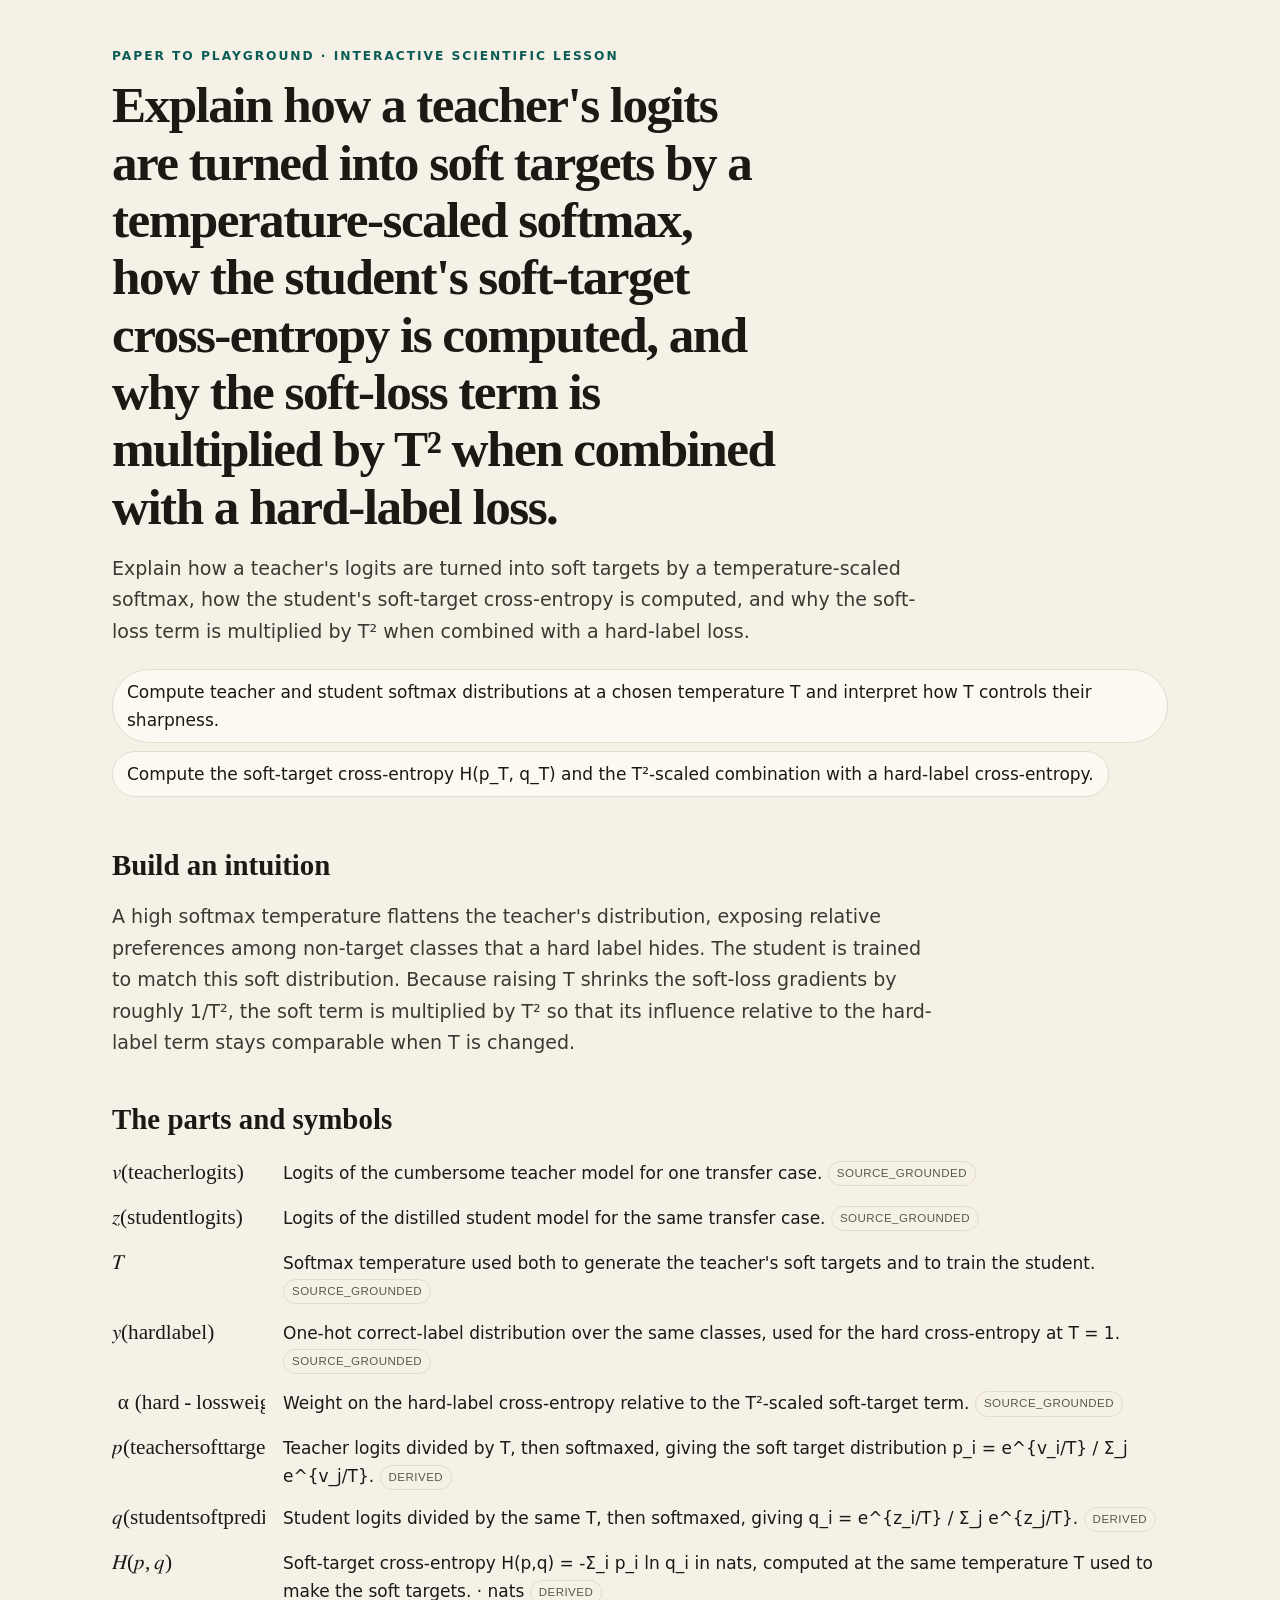
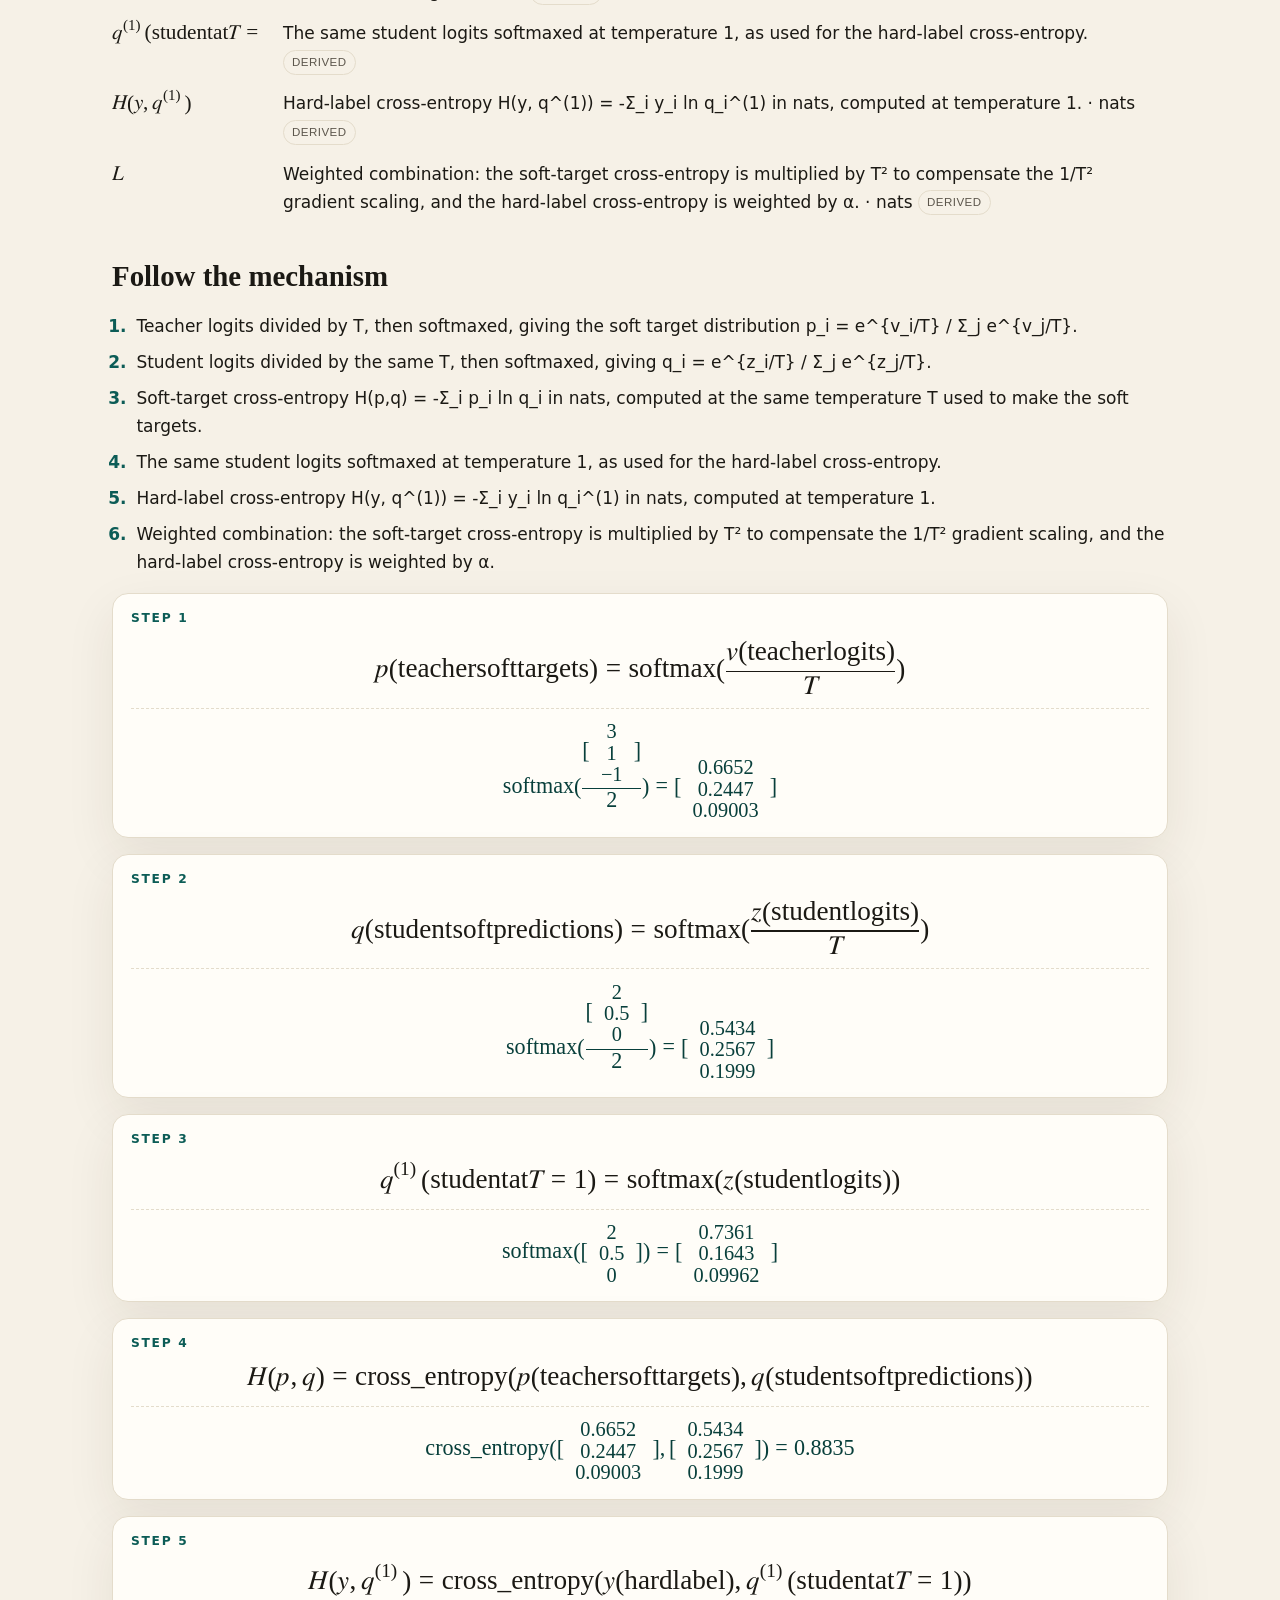
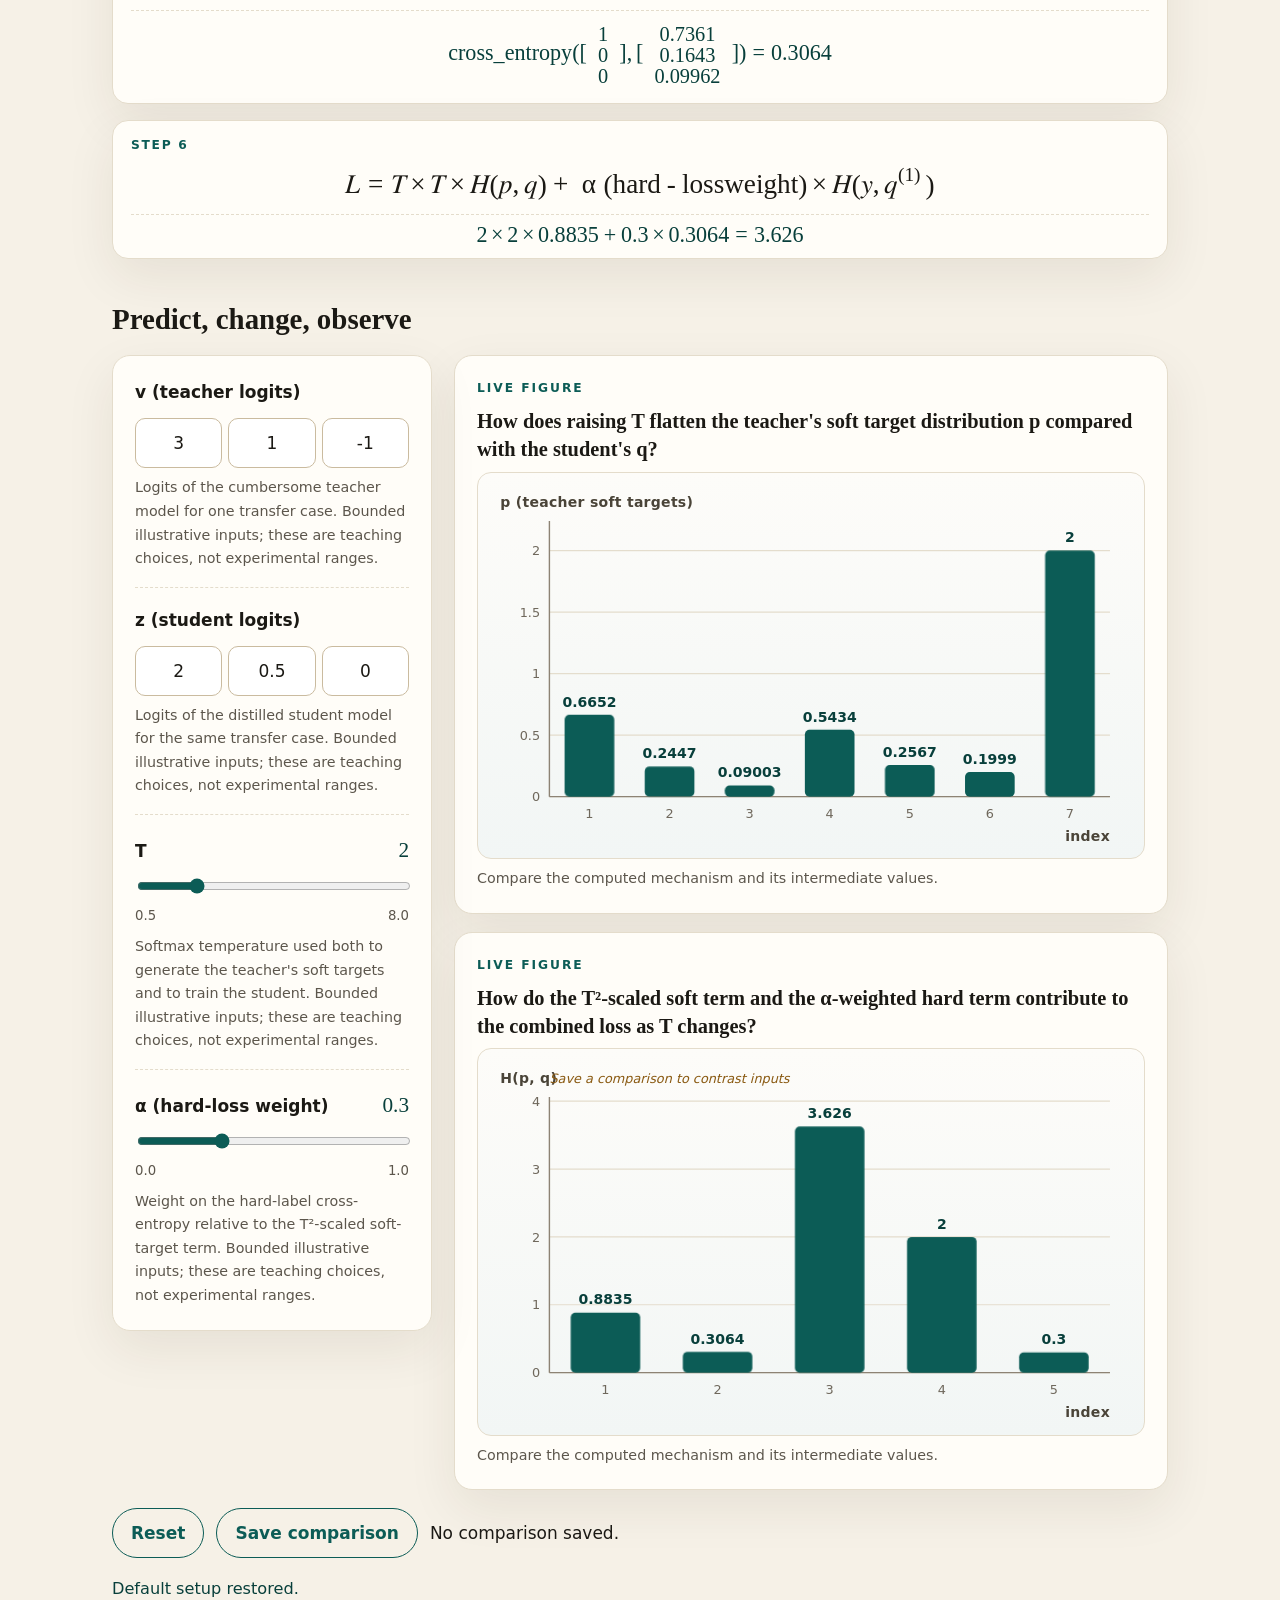
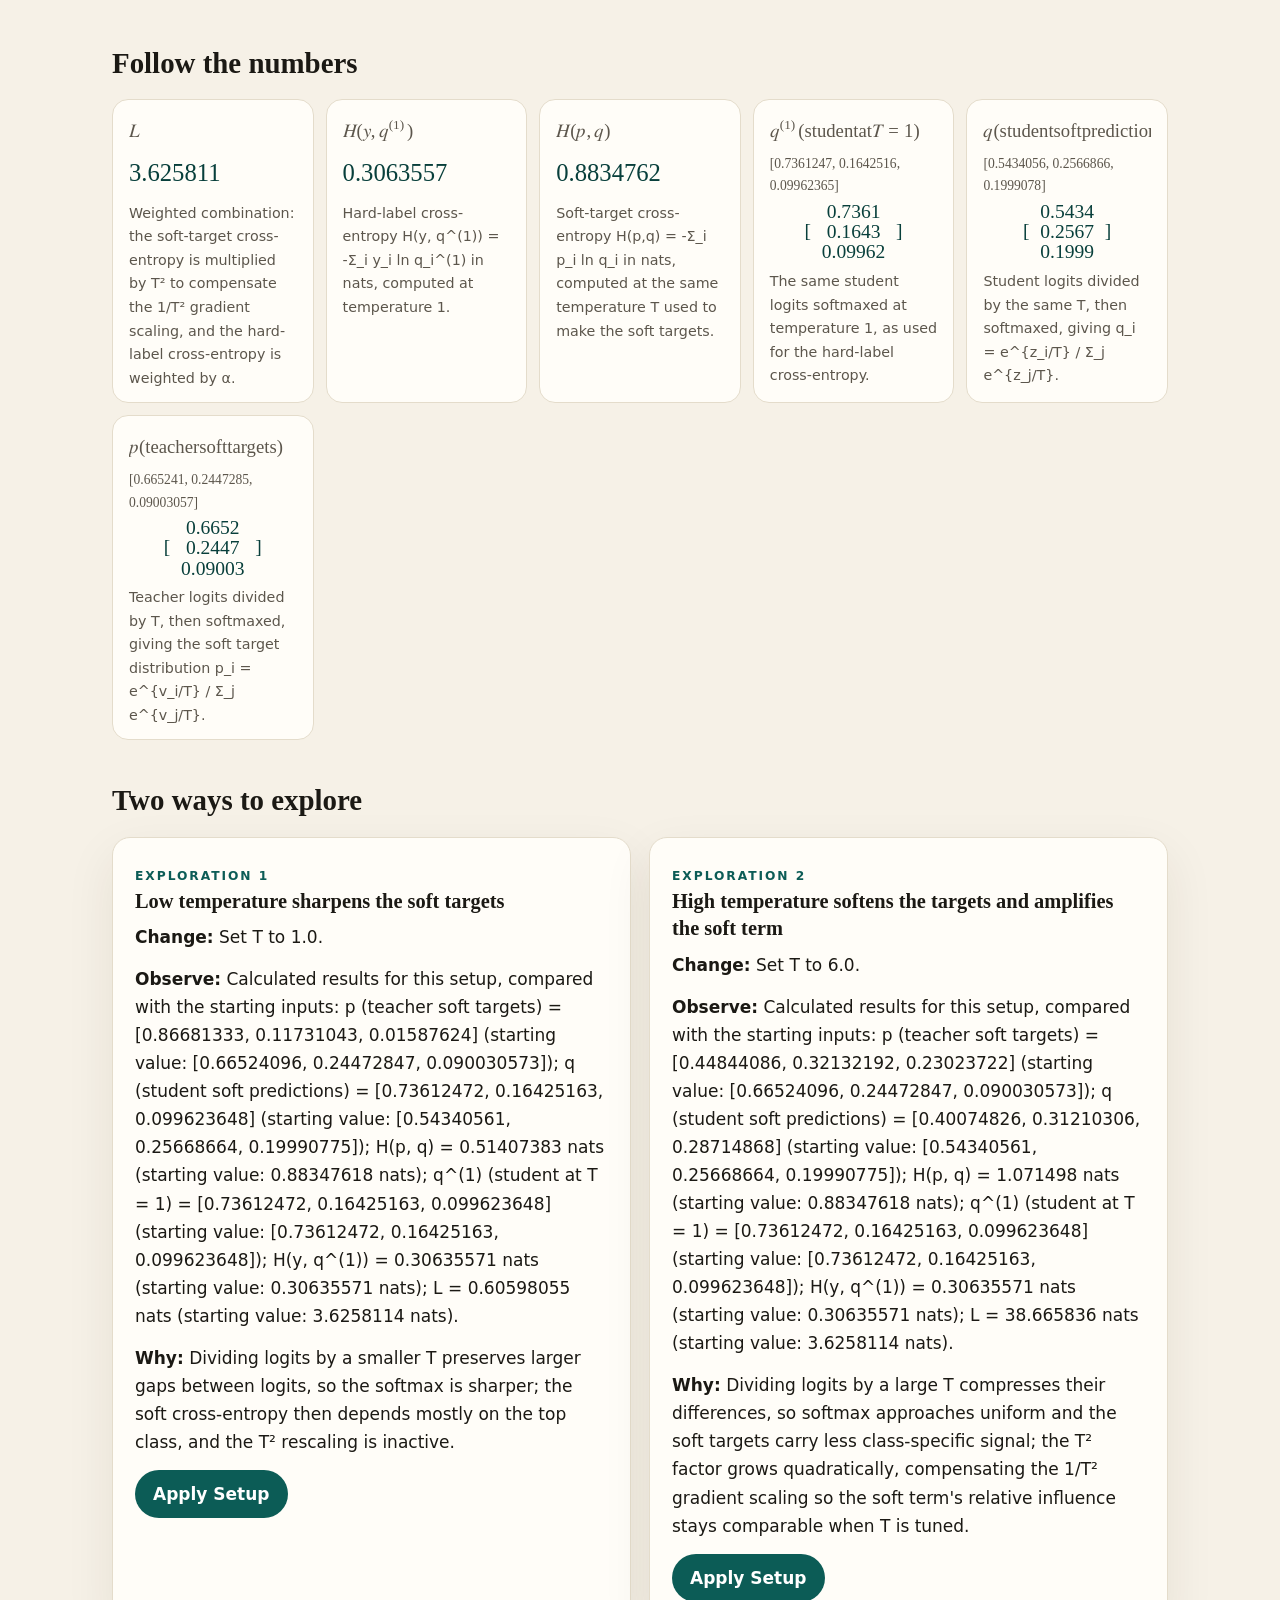
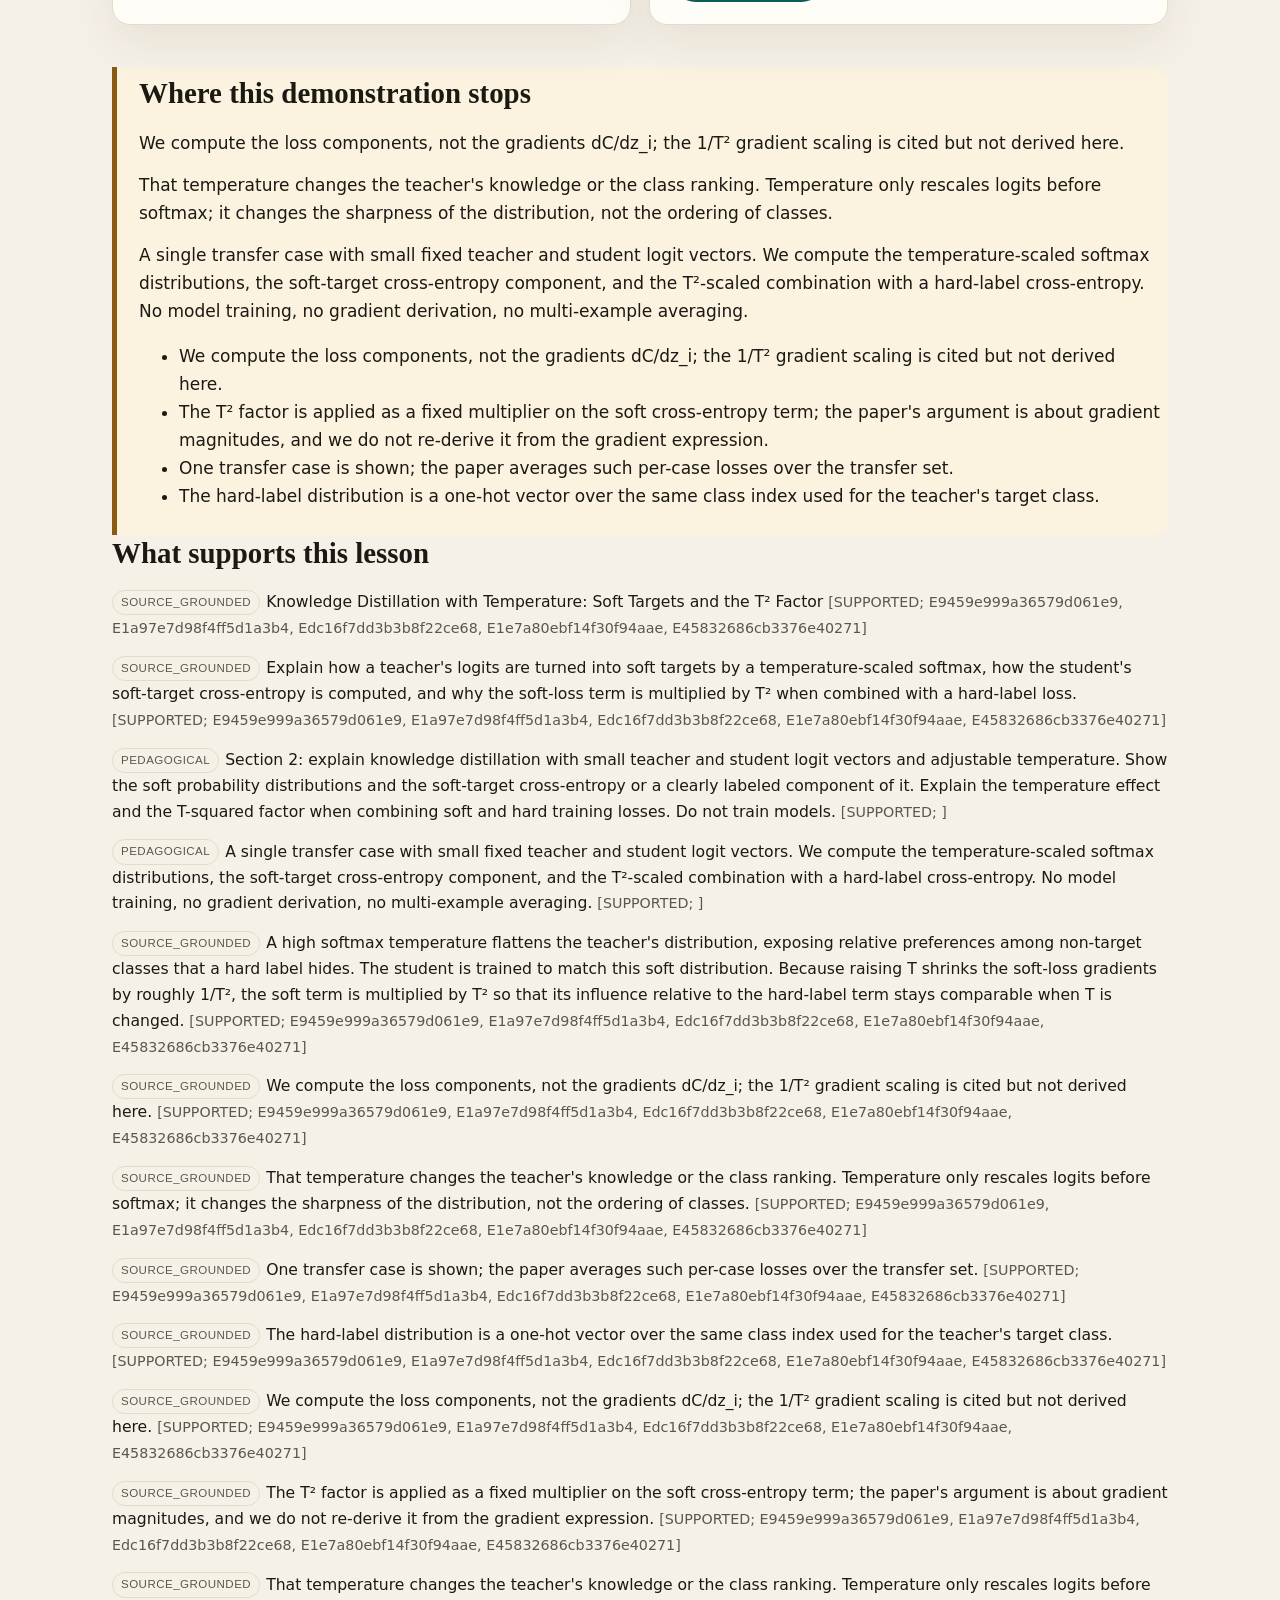
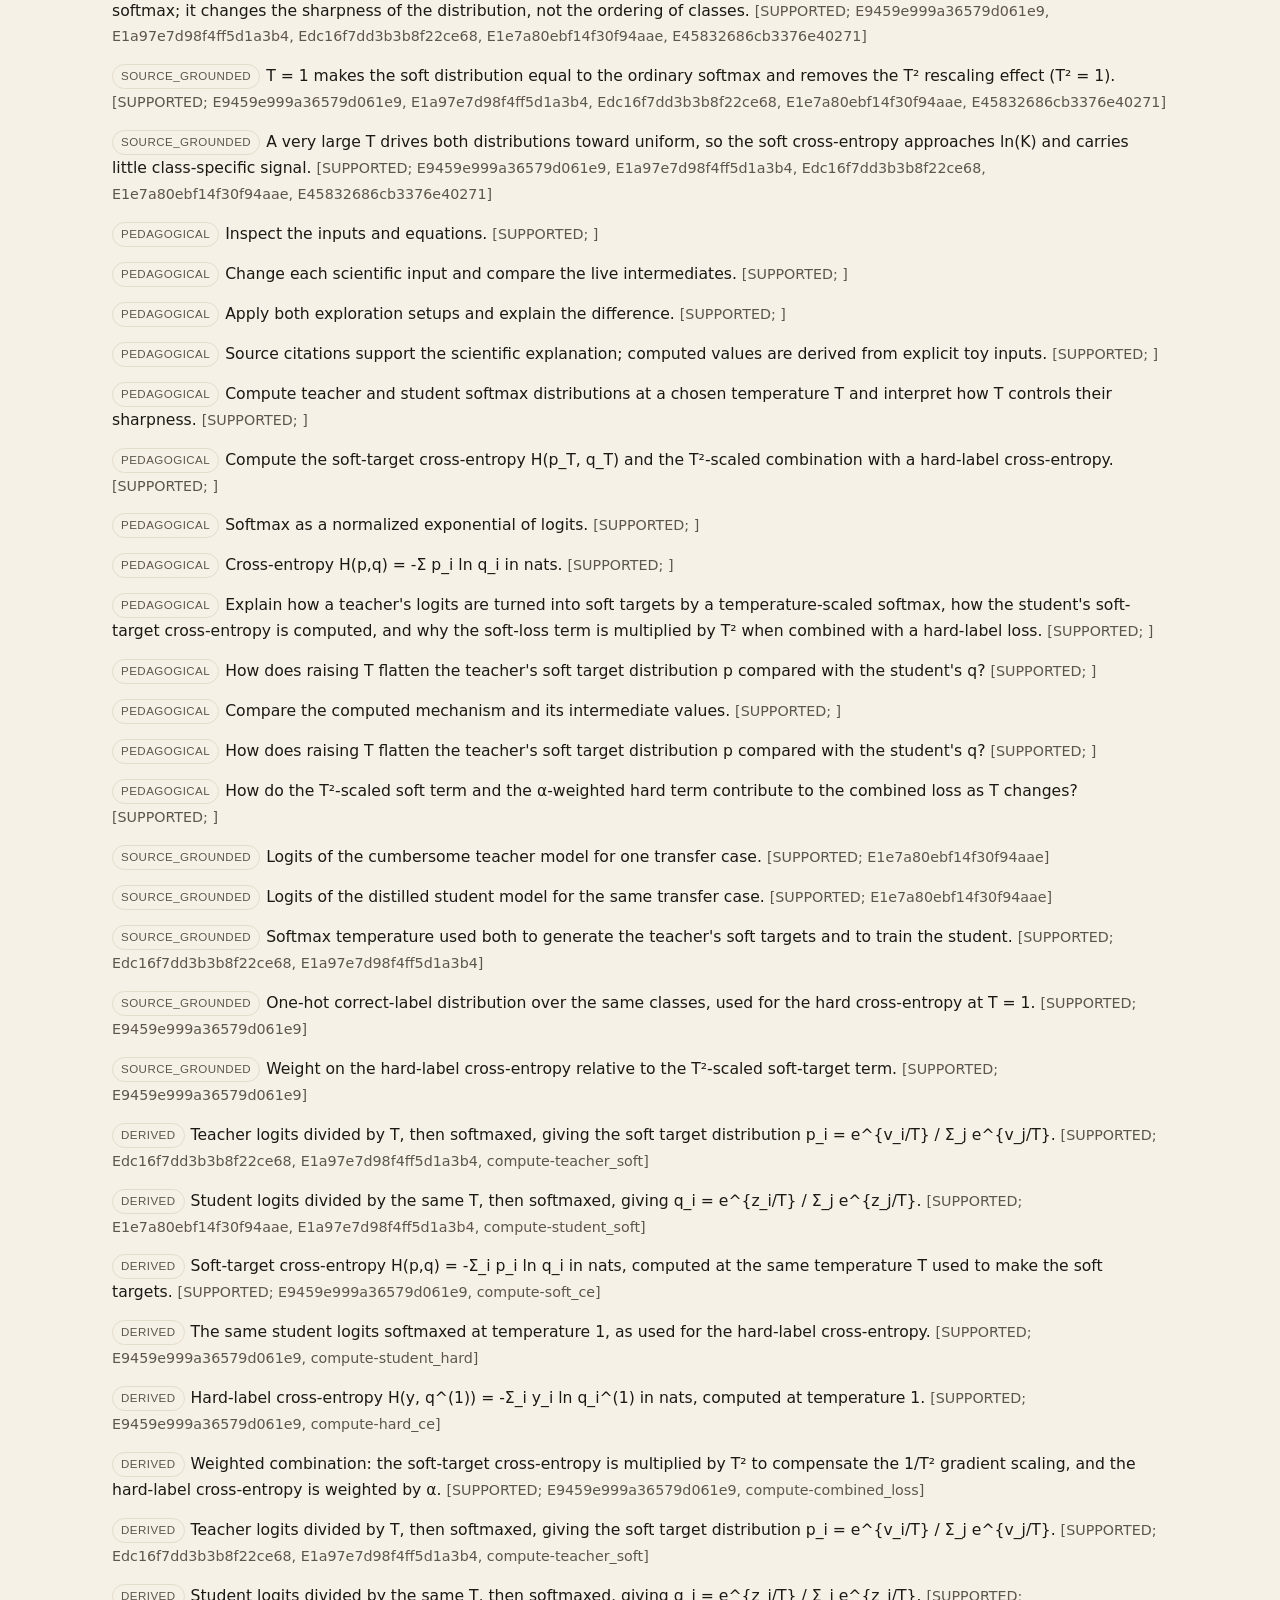
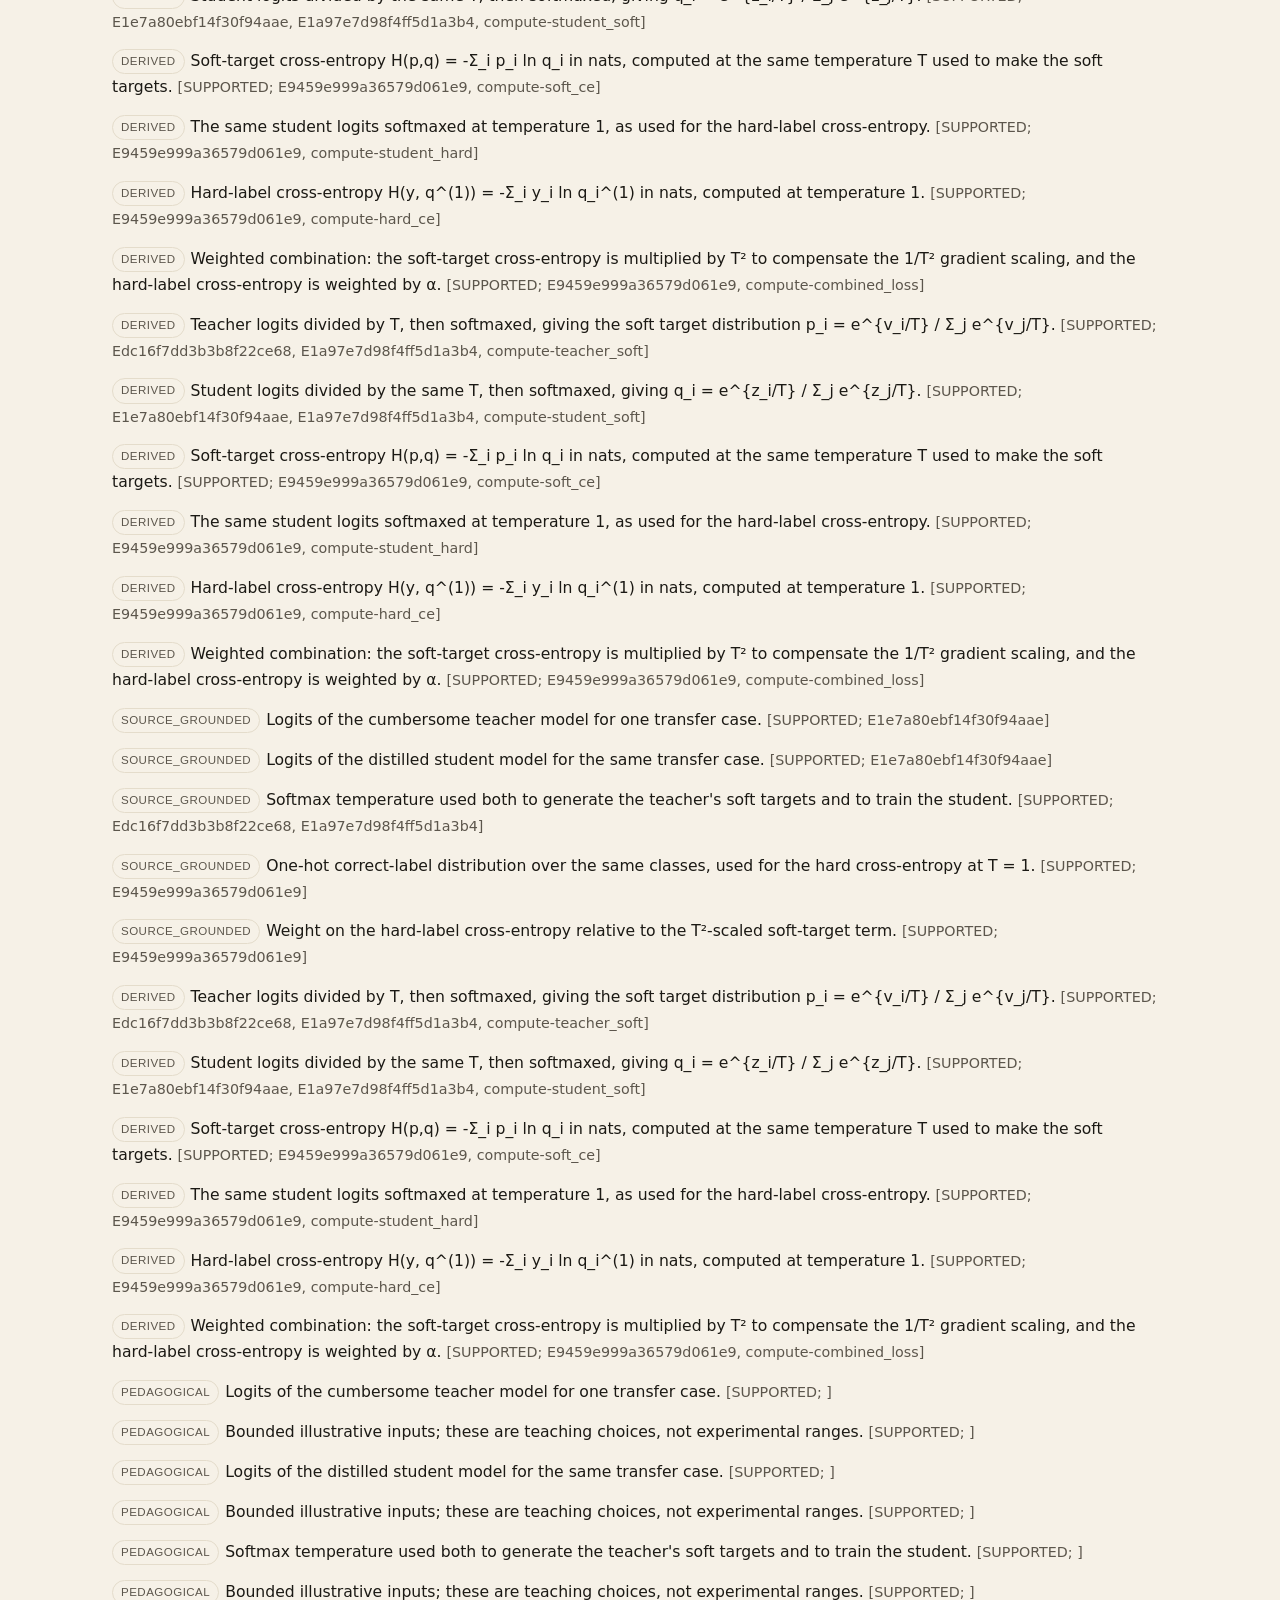
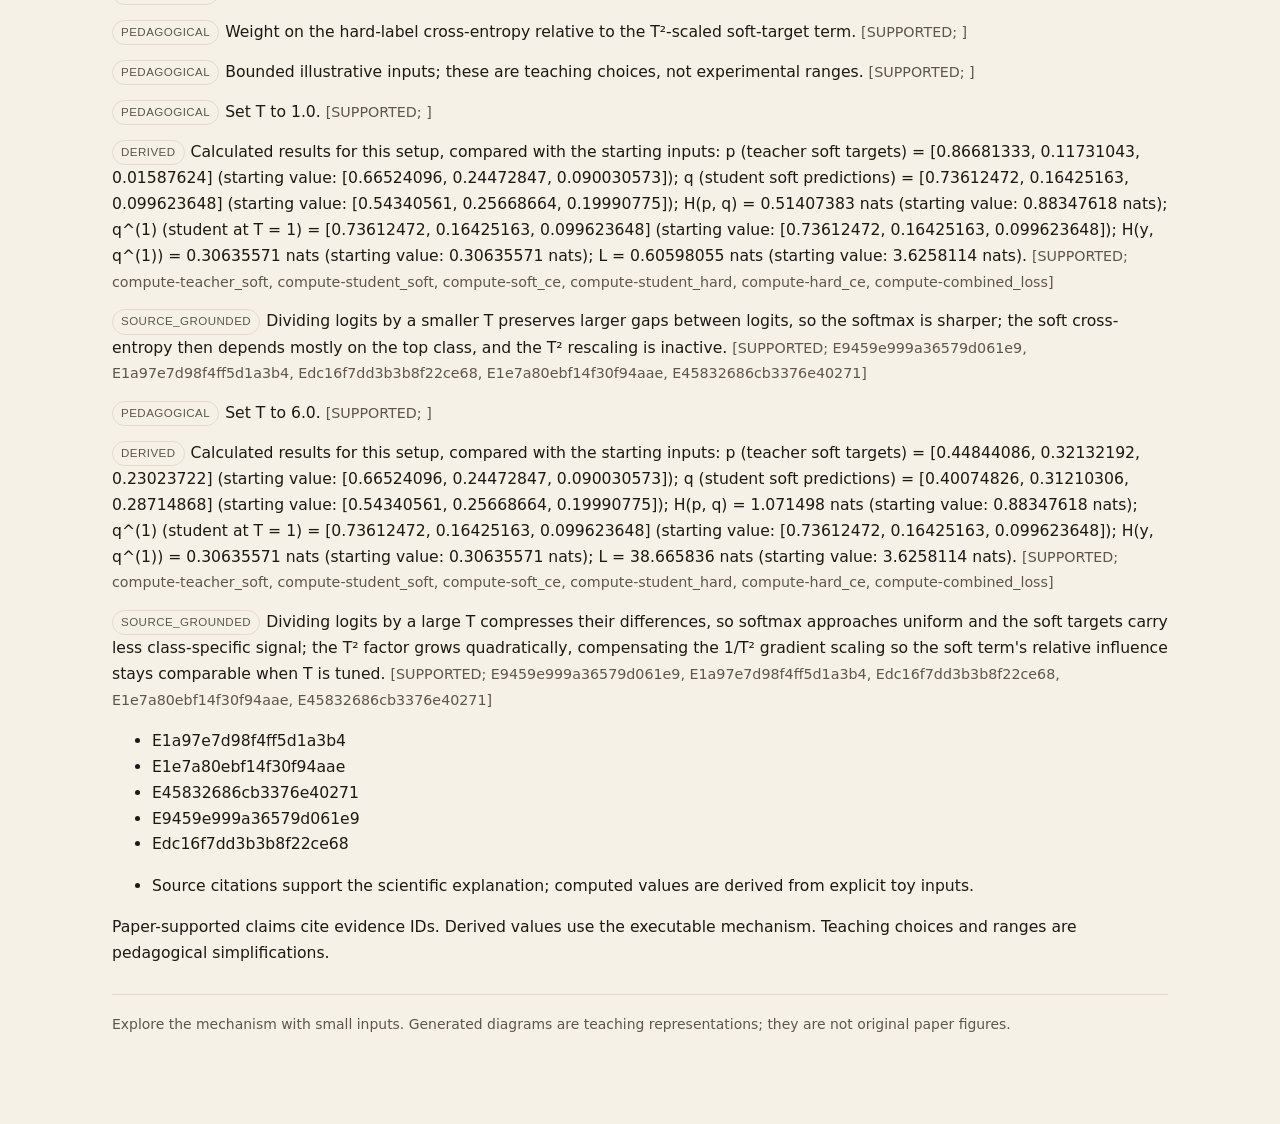
<file: verification/runs/distillation-1/index.html>
<!doctype html>
<html lang="en"><head><meta charset="utf-8"><meta name="viewport" content="width=device-width,initial-scale=1">
<title>Knowledge Distillation with Temperature: Soft Targets and the T² Factor · Paper to Playground</title><style>:root{
  color-scheme:light;
  --ink:#1b1914;
  --muted:#5c564c;
  --accent:#0c5c56;
  --accent-deep:#083f3b;
  --line:#e4dccb;
  --paper:#f6f1e7;
  --panel:#fffdf8;
  --soft:#e7f3f1;
  --gold:#8a5a12;
  --shadow:0 18px 50px rgba(48,36,16,.08);
  font-family:"Segoe UI",system-ui,sans-serif;
  font-size:17px;
  line-height:1.65;
  color:var(--ink);
  background:
    radial-gradient(1200px 500px at 10% -10%, rgba(12,92,86,.08), transparent 55%),
    var(--paper);
}
*{box-sizing:border-box}
body{margin:0;overflow-wrap:anywhere}
main{max-width:1120px;margin:auto;padding:28px 32px 88px}
header{padding:18px 0 8px}
.eyebrow{font-size:.72rem;letter-spacing:.16em;text-transform:uppercase;color:var(--accent);font-weight:750;margin:0 0 10px}
h1{font-family:Palatino,"Palatino Linotype",Georgia,serif;font-size:clamp(2rem,4vw,3.2rem);line-height:1.12;letter-spacing:-.03em;font-weight:600;max-width:26ch;margin:8px 0 18px}
h2{font-family:Palatino,"Palatino Linotype",Georgia,serif;font-size:1.7rem;font-weight:600;line-height:1.25;margin:0 0 18px}
h3{font-family:Palatino,"Palatino Linotype",Georgia,serif;font-size:1.2rem;font-weight:600;line-height:1.35;margin:0 0 8px}
p{margin:8px 0 14px}
a{color:var(--accent)}
.lede{font-size:1.12rem;max-width:68ch;color:#3d3830}
.objectives{display:grid;gap:8px;padding:0;margin:22px 0 0;list-style:none}
.objectives li{background:rgba(255,253,248,.72);border:1px solid var(--line);border-radius:999px;padding:8px 14px;width:fit-content;max-width:100%}
.block{margin:42px 0}
.panel{padding:22px;background:var(--panel);border:1px solid var(--line);border-radius:18px;min-width:0;box-shadow:var(--shadow)}
.playground-grid{display:grid;grid-template-columns:minmax(260px,320px) minmax(0,1fr);gap:22px;align-items:start}
.playground-grid>*{min-width:0}
.controls{display:flex;flex-direction:column;gap:18px;position:sticky;top:16px}
.control{padding-bottom:16px;border-bottom:1px dashed var(--line)}
.control:last-of-type{border-bottom:0;padding-bottom:0}
.control-head{display:flex;justify-content:space-between;align-items:baseline;gap:12px;flex-wrap:wrap}
.control label{font-weight:680;display:block;margin-bottom:4px}
.control input,.control select,.control textarea{width:100%;font:inherit;accent-color:var(--accent)}
.control input:not([type=range]):not([type=checkbox]),.control select,.control textarea{padding:10px 12px;border:1px solid #cabb9f;border-radius:10px;background:#fff;color:var(--ink)}
/* The raw JSON textarea remains the validated source of truth, but learners use the grid. */
.control textarea.array-source{position:absolute;width:1px;height:1px;padding:0;margin:-1px;overflow:hidden;clip:rect(0 0 0 0);white-space:nowrap;border:0}
.control:focus-within .array-grid{outline:2px solid var(--accent);outline-offset:3px}
.array-grid{display:grid;gap:6px;margin:8px 0}
.cell-input{width:100%;font:inherit;font-family:Cambria,"Cambria Math",Georgia,serif;font-size:1.02rem;text-align:center;padding:8px 4px;border:1px solid #cabb9f;border-radius:8px;background:#fff;color:var(--ink);-moz-appearance:textfield}
.cell-input::-webkit-outer-spin-button,.cell-input::-webkit-inner-spin-button{-webkit-appearance:none;margin:0}
.cell-input:focus{border-color:var(--accent);box-shadow:0 0 0 3px rgba(12,92,86,.15);outline:0}
.control input[type=range]{height:30px;padding:0;cursor:pointer}
.range-ends{display:flex;justify-content:space-between;font-size:.78rem;color:var(--muted);margin-top:-4px}
.control input[type=checkbox]{width:22px;height:22px}
.current-value{font-family:Cambria,"Cambria Math",Georgia,serif;font-size:1.25rem;font-variant-numeric:tabular-nums;color:var(--accent-deep);display:block;margin:0}
.current-value.math-value math{font-size:1rem}
.control[data-kind=vector] .current-value,.control[data-kind=matrix] .current-value{display:none}
.hint,.caption{font-size:.84rem;color:var(--muted);margin:8px 0 0}
button{font:inherit;font-weight:680;border:0;border-radius:999px;background:var(--accent);color:#fff;padding:10px 18px;cursor:pointer;min-height:44px}
button.secondary{background:transparent;color:var(--accent);border:1px solid var(--accent)}
button:hover{background:var(--accent-deep);color:#fff}
:focus-visible{outline:3px solid #b86112;outline-offset:3px}
.toolbar{display:flex;gap:12px;flex-wrap:wrap;align-items:center;margin:18px 0}
.stage{display:grid;gap:18px}
.visual{width:100%;overflow:hidden;min-height:220px;background:linear-gradient(180deg,#fdfcf9,#f2f6f5);border:1px solid var(--line);border-radius:14px;padding:6px}
.visual svg{width:100%;height:auto;display:block}
.visual text{font-family:"Segoe UI",system-ui,sans-serif;font-size:12px;fill:var(--ink)}
.visual .tick{fill:#6f685c;font-size:11px}
.visual .axis-label{fill:#4a4438;font-size:12px;font-weight:650;letter-spacing:.02em}
.visual .value{fill:var(--accent-deep);font-weight:700;font-size:12px}
.visual .note{fill:var(--gold);font-size:11px;font-style:italic}
.grid{stroke:#e4ddcd;stroke-width:1}
.mark{fill:var(--accent);transition:height .35s ease,y .35s ease,cx .35s ease,cy .35s ease}
.mark:hover{fill:var(--accent-deep)}
.cell{fill:var(--accent)}
.cell.negative{fill:#b65d2e}
.cell-label{fill:var(--ink);font-weight:700;font-size:13px}
.cell-label.light{fill:#fff}
.curve{stroke:var(--accent);stroke-width:2.5;fill:none;stroke-linejoin:round;stroke-linecap:round}
.area{fill:rgba(12,92,86,.10)}
.arrowhead{fill:var(--accent)}
.axis{stroke:#8d8374;stroke-width:1.2}
.flow-cell{fill:var(--soft);stroke:var(--accent);stroke-width:1.5}
.active-cell{fill:#f3d48a;stroke:var(--gold);stroke-width:3}
.mark,.cell,.curve,.area{animation:rise .5s ease both}
@keyframes rise{from{opacity:0;transform:translateY(6px)}to{opacity:1;transform:none}}
.outputs{display:grid;grid-template-columns:repeat(auto-fit,minmax(180px,1fr));gap:12px}
.output{background:var(--panel);border:1px solid var(--line);padding:16px 16px 12px;border-radius:16px;overflow-wrap:anywhere;min-width:0}
.output .symbol{display:block;max-width:100%;overflow-x:auto;font-family:Cambria,"Cambria Math",Georgia,serif;font-size:1.1rem;color:var(--muted)}
.output output{display:block;margin-top:6px;font-family:Cambria,"Cambria Math",Georgia,serif;font-size:1.45rem;font-variant-numeric:tabular-nums;color:var(--accent-deep);overflow-x:auto}
.output output.has-math{font-size:.8rem;color:var(--muted);overflow-wrap:anywhere}
.output .math-view{font-family:Cambria,"Cambria Math",Georgia,serif;color:var(--accent-deep);overflow-x:auto;margin-top:4px}
.output .math-view math{font-size:1.15rem}
.output .math-view:empty{display:none}
.output output.tick{animation:tick .35s ease}
@keyframes tick{from{transform:translateY(3px);opacity:.4}to{transform:none;opacity:1}}
.equation-panel{min-width:0;max-width:100%;background:var(--panel);border:1px solid var(--line);border-radius:16px;margin-top:16px;padding:14px 18px 10px;box-shadow:var(--shadow)}
.equation-label{font-size:.72rem;letter-spacing:.14em;text-transform:uppercase;color:var(--accent);font-weight:750;margin:0 0 6px}
.equation{font-family:Cambria,"Cambria Math",Georgia,serif;overflow-x:auto;overflow-y:hidden;display:block;width:0;min-width:100%;max-width:100%;padding:6px 0;margin:0;text-align:center}
.equation math{font-size:1.6rem}
.equation.substituted{border-top:1px dashed var(--line);margin-top:8px;padding-top:12px}
.equation.substituted math{color:var(--accent-deep)}
/* Plain-text substitution is retained for assistive tech and validators. */
.substitution{position:absolute;width:1px;height:1px;overflow:hidden;clip:rect(0 0 0 0);white-space:nowrap;margin:-1px;padding:0;border:0}
math{font-family:"Cambria Math","Latin Modern Math","STIX Two Math","Libertinus Math","Noto Sans Math","Segoe UI Symbol",serif}
math mtable{font-size:1em}
math mtd{padding:.18em .55em}
.equation.substituted math{font-size:1.3rem}
.equation.substituted mtable{font-size:.92em}
dl.symbols{display:grid;grid-template-columns:minmax(0,9rem) minmax(0,1fr);gap:10px 18px;align-items:baseline}
dl.symbols dt,dl.symbols dd{min-width:0;overflow-wrap:anywhere}
dl.symbols dt{overflow-x:auto;max-width:100%}
dt{font-family:Cambria,"Cambria Math",Georgia,serif;font-size:1.25rem}
dd{margin:0}
dt math{font-size:1.25rem}
.steps{padding-left:1.2rem}
.steps li{margin:8px 0;padding-left:4px}
.steps li::marker{color:var(--accent);font-weight:700}
.explorations{display:grid;grid-template-columns:1fr 1fr;gap:18px}
.exploration[data-active=true]{border-color:var(--accent);box-shadow:0 0 0 3px rgba(12,92,86,.15)}
.callout{border:0;border-left:5px solid var(--gold);background:#fbf3df;border-radius:0 16px 16px 0;padding:8px 8px 8px 22px}
.grounding{font-size:.92rem}
.badge{display:inline-block;font-family:"Segoe UI",sans-serif;font-size:.68rem;letter-spacing:.04em;border:1px solid var(--line);border-radius:999px;padding:2px 8px;margin-right:6px;color:var(--muted);vertical-align:middle}
.status{min-height:1.6em;color:var(--accent-deep);font-size:.95rem}
[aria-invalid=true]{outline:2px solid #a43119}
footer{border-top:1px solid var(--line);margin-top:28px;padding-top:18px;font-size:.82rem;color:var(--muted)}
@media(max-width:720px){
  main{padding:20px 16px 56px}
  .playground-grid,.explorations{grid-template-columns:1fr}
  .controls{position:static}
  .panel{padding:16px}
  .equation math{font-size:1.25rem}
  h1{max-width:none}
}
@media(max-width:380px){
  .outputs{grid-template-columns:1fr}
  dl.symbols{grid-template-columns:1fr;gap:2px 0}
  dl.symbols dd{margin-bottom:12px}
}
@media(prefers-reduced-motion:reduce){*{scroll-behavior:auto;animation:none}}
</style></head>
<body><main><header data-role="central-question"><div class="eyebrow">Paper to Playground · Interactive scientific lesson</div>
<h1>Explain how a teacher&#x27;s logits are turned into soft targets by a temperature-scaled softmax, how the student&#x27;s soft-target cross-entropy is computed, and why the soft-loss term is multiplied by T² when combined with a hard-label loss.</h1><p class="lede">Explain how a teacher&#x27;s logits are turned into soft targets by a temperature-scaled softmax, how the student&#x27;s soft-target cross-entropy is computed, and why the soft-loss term is multiplied by T² when combined with a hard-label loss.</p><ul class="objectives"><li data-objective-id="0">Compute teacher and student softmax distributions at a chosen temperature T and interpret how T controls their sharpness.</li><li data-objective-id="1">Compute the soft-target cross-entropy H(p_T, q_T) and the T²-scaled combination with a hard-label cross-entropy.</li></ul></header>
<section class="block" data-role="intuition"><h2>Build an intuition</h2><p class="lede">A high softmax temperature flattens the teacher&#x27;s distribution, exposing relative preferences among non-target classes that a hard label hides. The student is trained to match this soft distribution. Because raising T shrinks the soft-loss gradients by roughly 1/T², the soft term is multiplied by T² so that its influence relative to the hard-label term stays comparable when T is changed.</p></section>
<section class="block" data-role="symbols"><h2>The parts and symbols</h2><dl class="symbols"><dt data-variable-id="var-teacher_logits" data-symbol="v (teacher logits)">v (teacher logits)</dt><dd>Logits of the cumbersome teacher model for one transfer case. <span class="badge">SOURCE_GROUNDED</span></dd><dt data-variable-id="var-student_logits" data-symbol="z (student logits)">z (student logits)</dt><dd>Logits of the distilled student model for the same transfer case. <span class="badge">SOURCE_GROUNDED</span></dd><dt data-variable-id="var-temperature" data-symbol="T">T</dt><dd>Softmax temperature used both to generate the teacher&#x27;s soft targets and to train the student. <span class="badge">SOURCE_GROUNDED</span></dd><dt data-variable-id="var-hard_target" data-symbol="y (hard label)">y (hard label)</dt><dd>One-hot correct-label distribution over the same classes, used for the hard cross-entropy at T = 1. <span class="badge">SOURCE_GROUNDED</span></dd><dt data-variable-id="var-hard_weight" data-symbol="α (hard-loss weight)">α (hard-loss weight)</dt><dd>Weight on the hard-label cross-entropy relative to the T²-scaled soft-target term. <span class="badge">SOURCE_GROUNDED</span></dd><dt data-variable-id="var-teacher_soft" data-symbol="p (teacher soft targets)">p (teacher soft targets)</dt><dd>Teacher logits divided by T, then softmaxed, giving the soft target distribution p_i = e^{v_i/T} / Σ_j e^{v_j/T}. <span class="badge">DERIVED</span></dd><dt data-variable-id="var-student_soft" data-symbol="q (student soft predictions)">q (student soft predictions)</dt><dd>Student logits divided by the same T, then softmaxed, giving q_i = e^{z_i/T} / Σ_j e^{z_j/T}. <span class="badge">DERIVED</span></dd><dt data-variable-id="var-soft_ce" data-symbol="H(p, q)">H(p, q)</dt><dd>Soft-target cross-entropy H(p,q) = -Σ_i p_i ln q_i in nats, computed at the same temperature T used to make the soft targets. · nats <span class="badge">DERIVED</span></dd><dt data-variable-id="var-student_hard" data-symbol="q^(1) (student at T = 1)">q^(1) (student at T = 1)</dt><dd>The same student logits softmaxed at temperature 1, as used for the hard-label cross-entropy. <span class="badge">DERIVED</span></dd><dt data-variable-id="var-hard_ce" data-symbol="H(y, q^(1))">H(y, q^(1))</dt><dd>Hard-label cross-entropy H(y, q^(1)) = -Σ_i y_i ln q_i^(1) in nats, computed at temperature 1. · nats <span class="badge">DERIVED</span></dd><dt data-variable-id="var-combined_loss" data-symbol="L">L</dt><dd>Weighted combination: the soft-target cross-entropy is multiplied by T² to compensate the 1/T² gradient scaling, and the hard-label cross-entropy is weighted by α. · nats <span class="badge">DERIVED</span></dd></dl></section>
<section class="block" data-role="mechanism"><h2>Follow the mechanism</h2><ol class="steps"><li data-mechanism-id="step-teacher_soft">Teacher logits divided by T, then softmaxed, giving the soft target distribution p_i = e^{v_i/T} / Σ_j e^{v_j/T}.</li><li data-mechanism-id="step-student_soft">Student logits divided by the same T, then softmaxed, giving q_i = e^{z_i/T} / Σ_j e^{z_j/T}.</li><li data-mechanism-id="step-soft_ce">Soft-target cross-entropy H(p,q) = -Σ_i p_i ln q_i in nats, computed at the same temperature T used to make the soft targets.</li><li data-mechanism-id="step-student_hard">The same student logits softmaxed at temperature 1, as used for the hard-label cross-entropy.</li><li data-mechanism-id="step-hard_ce">Hard-label cross-entropy H(y, q^(1)) = -Σ_i y_i ln q_i^(1) in nats, computed at temperature 1.</li><li data-mechanism-id="step-combined_loss">Weighted combination: the soft-target cross-entropy is multiplied by T² to compensate the 1/T² gradient scaling, and the hard-label cross-entropy is weighted by α.</li></ol><div class="equation-panel" id="equation-compute-teacher_soft" data-computation-id="compute-teacher_soft" data-depends-on="var-teacher_logits var-temperature"><p class="equation-label">Step 1</p><p class="equation" data-role="equation"></p><p class="equation substituted" data-role="substituted"></p><p class="substitution" data-role="substitution"></p></div><div class="equation-panel" id="equation-compute-student_soft" data-computation-id="compute-student_soft" data-depends-on="var-student_logits var-temperature"><p class="equation-label">Step 2</p><p class="equation" data-role="equation"></p><p class="equation substituted" data-role="substituted"></p><p class="substitution" data-role="substitution"></p></div><div class="equation-panel" id="equation-compute-student_hard" data-computation-id="compute-student_hard" data-depends-on="var-student_logits"><p class="equation-label">Step 3</p><p class="equation" data-role="equation"></p><p class="equation substituted" data-role="substituted"></p><p class="substitution" data-role="substitution"></p></div><div class="equation-panel" id="equation-compute-soft_ce" data-computation-id="compute-soft_ce" data-depends-on="var-student_soft var-teacher_soft"><p class="equation-label">Step 4</p><p class="equation" data-role="equation"></p><p class="equation substituted" data-role="substituted"></p><p class="substitution" data-role="substitution"></p></div><div class="equation-panel" id="equation-compute-hard_ce" data-computation-id="compute-hard_ce" data-depends-on="var-hard_target var-student_hard"><p class="equation-label">Step 5</p><p class="equation" data-role="equation"></p><p class="equation substituted" data-role="substituted"></p><p class="substitution" data-role="substitution"></p></div><div class="equation-panel" id="equation-compute-combined_loss" data-computation-id="compute-combined_loss" data-depends-on="var-hard_ce var-hard_weight var-soft_ce var-temperature"><p class="equation-label">Step 6</p><p class="equation" data-role="equation"></p><p class="equation substituted" data-role="substituted"></p><p class="substitution" data-role="substitution"></p></div></section>
<section class="block" data-role="playground"><h2>Predict, change, observe</h2><div class="playground-grid"><div class="panel controls"><div class="control" data-kind="vector"><div class="control-head"><label for="input-0">v (teacher logits)</label><output id="value-0" class="current-value">[3.0, 1.0, -1.0]</output></div><div class="array-grid" data-grid-for="input-0" aria-hidden="true"></div><textarea id="input-0" data-control-id="control-teacher_logits" data-variable-id="var-teacher_logits" data-depends-on="var-teacher_logits" aria-describedby="value-0 hint-0" tabindex="-1" rows="2" spellcheck="false" class="array-source">[3.0,1.0,-1.0]</textarea><p id="hint-0" class="hint">Logits of the cumbersome teacher model for one transfer case. Bounded illustrative inputs; these are teaching choices, not experimental ranges.</p></div><div class="control" data-kind="vector"><div class="control-head"><label for="input-1">z (student logits)</label><output id="value-1" class="current-value">[2.0, 0.5, 0.0]</output></div><div class="array-grid" data-grid-for="input-1" aria-hidden="true"></div><textarea id="input-1" data-control-id="control-student_logits" data-variable-id="var-student_logits" data-depends-on="var-student_logits" aria-describedby="value-1 hint-1" tabindex="-1" rows="2" spellcheck="false" class="array-source">[2.0,0.5,0.0]</textarea><p id="hint-1" class="hint">Logits of the distilled student model for the same transfer case. Bounded illustrative inputs; these are teaching choices, not experimental ranges.</p></div><div class="control" data-kind="slider"><div class="control-head"><label for="input-2">T</label><output id="value-2" class="current-value">2.0</output></div><input id="input-2" data-control-id="control-temperature" data-variable-id="var-temperature" data-depends-on="var-temperature" aria-describedby="value-2 hint-2" type="range" value="2.0" min="0.5" max="8.0" step="any"><div class="range-ends"><span>0.5</span><span>8.0</span></div><p id="hint-2" class="hint">Softmax temperature used both to generate the teacher&#x27;s soft targets and to train the student. Bounded illustrative inputs; these are teaching choices, not experimental ranges.</p></div><div class="control" data-kind="slider"><div class="control-head"><label for="input-3">α (hard-loss weight)</label><output id="value-3" class="current-value">0.3</output></div><input id="input-3" data-control-id="control-hard_weight" data-variable-id="var-hard_weight" data-depends-on="var-hard_weight" aria-describedby="value-3 hint-3" type="range" value="0.3" min="0.0" max="1.0" step="any"><div class="range-ends"><span>0.0</span><span>1.0</span></div><p id="hint-3" class="hint">Weight on the hard-label cross-entropy relative to the T²-scaled soft-target term. Bounded illustrative inputs; these are teaching choices, not experimental ranges.</p></div></div><div class="stage"><article class="panel figure"><p class="eyebrow">Live figure</p><h3>How does raising T flatten the teacher&#x27;s soft target distribution p compared with the student&#x27;s q?</h3><div class="visual" data-visual-id="visual-1" data-depends-on="var-teacher_soft var-student_soft var-temperature"></div><p class="caption">Compare the computed mechanism and its intermediate values.</p></article><article class="panel figure"><p class="eyebrow">Live figure</p><h3>How do the T²-scaled soft term and the α-weighted hard term contribute to the combined loss as T changes?</h3><div class="visual" data-visual-id="visual-2" data-depends-on="var-soft_ce var-hard_ce var-combined_loss var-temperature var-hard_weight"></div><p class="caption">Compare the computed mechanism and its intermediate values.</p></article></div></div>
<div class="toolbar"><button class="secondary" data-role="reset">Reset</button><button class="secondary" data-role="save-comparison">Save comparison</button><span data-role="comparison-status"></span></div><p class="status" role="status" aria-live="polite" data-role="status"></p></section>
<section class="block" data-role="intermediates"><h2>Follow the numbers</h2><div class="outputs"><div class="output"><span class="symbol" data-symbol="L">L</span><output data-output-id="var-combined_loss" data-variable-id="var-combined_loss" data-depends-on="var-combined_loss" aria-live="polite"></output><div class="math-view" data-math-for="var-combined_loss" aria-hidden="true"></div><p class="hint">Weighted combination: the soft-target cross-entropy is multiplied by T² to compensate the 1/T² gradient scaling, and the hard-label cross-entropy is weighted by α.</p></div><div class="output"><span class="symbol" data-symbol="H(y, q^(1))">H(y, q^(1))</span><output data-output-id="var-hard_ce" data-variable-id="var-hard_ce" data-depends-on="var-hard_ce" aria-live="polite"></output><div class="math-view" data-math-for="var-hard_ce" aria-hidden="true"></div><p class="hint">Hard-label cross-entropy H(y, q^(1)) = -Σ_i y_i ln q_i^(1) in nats, computed at temperature 1.</p></div><div class="output"><span class="symbol" data-symbol="H(p, q)">H(p, q)</span><output data-output-id="var-soft_ce" data-variable-id="var-soft_ce" data-depends-on="var-soft_ce" aria-live="polite"></output><div class="math-view" data-math-for="var-soft_ce" aria-hidden="true"></div><p class="hint">Soft-target cross-entropy H(p,q) = -Σ_i p_i ln q_i in nats, computed at the same temperature T used to make the soft targets.</p></div><div class="output"><span class="symbol" data-symbol="q^(1) (student at T = 1)">q^(1) (student at T = 1)</span><output data-output-id="var-student_hard" data-variable-id="var-student_hard" data-depends-on="var-student_hard" aria-live="polite"></output><div class="math-view" data-math-for="var-student_hard" aria-hidden="true"></div><p class="hint">The same student logits softmaxed at temperature 1, as used for the hard-label cross-entropy.</p></div><div class="output"><span class="symbol" data-symbol="q (student soft predictions)">q (student soft predictions)</span><output data-output-id="var-student_soft" data-variable-id="var-student_soft" data-depends-on="var-student_soft" aria-live="polite"></output><div class="math-view" data-math-for="var-student_soft" aria-hidden="true"></div><p class="hint">Student logits divided by the same T, then softmaxed, giving q_i = e^{z_i/T} / Σ_j e^{z_j/T}.</p></div><div class="output"><span class="symbol" data-symbol="p (teacher soft targets)">p (teacher soft targets)</span><output data-output-id="var-teacher_soft" data-variable-id="var-teacher_soft" data-depends-on="var-teacher_soft" aria-live="polite"></output><div class="math-view" data-math-for="var-teacher_soft" aria-hidden="true"></div><p class="hint">Teacher logits divided by T, then softmaxed, giving the soft target distribution p_i = e^{v_i/T} / Σ_j e^{v_j/T}.</p></div></div></section>
<section class="block" data-role="explorations"><h2>Two ways to explore</h2><div class="explorations"><article class="panel exploration" data-exploration-id="explore-1"><span class="eyebrow">Exploration 1</span><h3>Low temperature sharpens the soft targets</h3><p><strong>Change:</strong> Set T to 1.0.</p><p><strong>Observe:</strong> Calculated results for this setup, compared with the starting inputs: p (teacher soft targets) = [0.86681333, 0.11731043, 0.01587624] (starting value: [0.66524096, 0.24472847, 0.090030573]); q (student soft predictions) = [0.73612472, 0.16425163, 0.099623648] (starting value: [0.54340561, 0.25668664, 0.19990775]); H(p, q) = 0.51407383 nats (starting value: 0.88347618 nats); q^(1) (student at T = 1) = [0.73612472, 0.16425163, 0.099623648] (starting value: [0.73612472, 0.16425163, 0.099623648]); H(y, q^(1)) = 0.30635571 nats (starting value: 0.30635571 nats); L = 0.60598055 nats (starting value: 3.6258114 nats).</p><p><strong>Why:</strong> Dividing logits by a smaller T preserves larger gaps between logits, so the softmax is sharper; the soft cross-entropy then depends mostly on the top class, and the T² rescaling is inactive.</p><button data-role="apply-setup" data-setup-id="explore-1">Apply Setup</button></article><article class="panel exploration" data-exploration-id="explore-2"><span class="eyebrow">Exploration 2</span><h3>High temperature softens the targets and amplifies the soft term</h3><p><strong>Change:</strong> Set T to 6.0.</p><p><strong>Observe:</strong> Calculated results for this setup, compared with the starting inputs: p (teacher soft targets) = [0.44844086, 0.32132192, 0.23023722] (starting value: [0.66524096, 0.24472847, 0.090030573]); q (student soft predictions) = [0.40074826, 0.31210306, 0.28714868] (starting value: [0.54340561, 0.25668664, 0.19990775]); H(p, q) = 1.071498 nats (starting value: 0.88347618 nats); q^(1) (student at T = 1) = [0.73612472, 0.16425163, 0.099623648] (starting value: [0.73612472, 0.16425163, 0.099623648]); H(y, q^(1)) = 0.30635571 nats (starting value: 0.30635571 nats); L = 38.665836 nats (starting value: 3.6258114 nats).</p><p><strong>Why:</strong> Dividing logits by a large T compresses their differences, so softmax approaches uniform and the soft targets carry less class-specific signal; the T² factor grows quadratically, compensating the 1/T² gradient scaling so the soft term&#x27;s relative influence stays comparable when T is tuned.</p><button data-role="apply-setup" data-setup-id="explore-2">Apply Setup</button></article></div></section>
<section data-role="limitation" class="callout"><h2>Where this demonstration stops</h2><p>We compute the loss components, not the gradients dC/dz_i; the 1/T² gradient scaling is cited but not derived here.</p>
<p>That temperature changes the teacher&#x27;s knowledge or the class ranking. Temperature only rescales logits before softmax; it changes the sharpness of the distribution, not the ordering of classes.</p><p>A single transfer case with small fixed teacher and student logit vectors. We compute the temperature-scaled softmax distributions, the soft-target cross-entropy component, and the T²-scaled combination with a hard-label cross-entropy. No model training, no gradient derivation, no multi-example averaging.</p>
<ul><li>We compute the loss components, not the gradients dC/dz_i; the 1/T² gradient scaling is cited but not derived here.</li><li>The T² factor is applied as a fixed multiplier on the soft cross-entropy term; the paper&#x27;s argument is about gradient magnitudes, and we do not re-derive it from the gradient expression.</li><li>One transfer case is shown; the paper averages such per-case losses over the transfer set.</li><li>The hard-label distribution is a one-hot vector over the same class index used for the teacher&#x27;s target class.</li></ul></section>
<section data-role="source-grounding" class="grounding"><h2>What supports this lesson</h2><p data-claim-id="science.concept"><span class="badge">SOURCE_GROUNDED</span>Knowledge Distillation with Temperature: Soft Targets and the T² Factor <span class="hint">[SUPPORTED; E9459e999a36579d061e9, E1a97e7d98f4ff5d1a3b4, Edc16f7dd3b3b8f22ce68, E1e7a80ebf14f30f94aae, E45832686cb3376e40271]</span></p><p data-claim-id="science.purpose"><span class="badge">SOURCE_GROUNDED</span>Explain how a teacher&#x27;s logits are turned into soft targets by a temperature-scaled softmax, how the student&#x27;s soft-target cross-entropy is computed, and why the soft-loss term is multiplied by T² when combined with a hard-label loss. <span class="hint">[SUPPORTED; E9459e999a36579d061e9, E1a97e7d98f4ff5d1a3b4, Edc16f7dd3b3b8f22ce68, E1e7a80ebf14f30f94aae, E45832686cb3376e40271]</span></p><p data-claim-id="science.focus_alignment"><span class="badge">PEDAGOGICAL</span>Section 2: explain knowledge distillation with small teacher and student logit vectors and adjustable temperature. Show the soft probability distributions and the soft-target cross-entropy or a clearly labeled component of it. Explain the temperature effect and the T-squared factor when combining soft and hard training losses. Do not train models. <span class="hint">[SUPPORTED; ]</span></p><p data-claim-id="science.demonstration_scope"><span class="badge">PEDAGOGICAL</span>A single transfer case with small fixed teacher and student logit vectors. We compute the temperature-scaled softmax distributions, the soft-target cross-entropy component, and the T²-scaled combination with a hard-label cross-entropy. No model training, no gradient derivation, no multi-example averaging. <span class="hint">[SUPPORTED; ]</span></p><p data-claim-id="lesson.intuition"><span class="badge">SOURCE_GROUNDED</span>A high softmax temperature flattens the teacher&#x27;s distribution, exposing relative preferences among non-target classes that a hard label hides. The student is trained to match this soft distribution. Because raising T shrinks the soft-loss gradients by roughly 1/T², the soft term is multiplied by T² so that its influence relative to the hard-label term stays comparable when T is changed. <span class="hint">[SUPPORTED; E9459e999a36579d061e9, E1a97e7d98f4ff5d1a3b4, Edc16f7dd3b3b8f22ce68, E1e7a80ebf14f30f94aae, E45832686cb3376e40271]</span></p><p data-claim-id="lesson.limitation_or_assumption"><span class="badge">SOURCE_GROUNDED</span>We compute the loss components, not the gradients dC/dz_i; the 1/T² gradient scaling is cited but not derived here. <span class="hint">[SUPPORTED; E9459e999a36579d061e9, E1a97e7d98f4ff5d1a3b4, Edc16f7dd3b3b8f22ce68, E1e7a80ebf14f30f94aae, E45832686cb3376e40271]</span></p><p data-claim-id="lesson.misconception"><span class="badge">SOURCE_GROUNDED</span>That temperature changes the teacher&#x27;s knowledge or the class ranking. Temperature only rescales logits before softmax; it changes the sharpness of the distribution, not the ordering of classes. <span class="hint">[SUPPORTED; E9459e999a36579d061e9, E1a97e7d98f4ff5d1a3b4, Edc16f7dd3b3b8f22ce68, E1e7a80ebf14f30f94aae, E45832686cb3376e40271]</span></p><p data-claim-id="science.assumptions.0"><span class="badge">SOURCE_GROUNDED</span>One transfer case is shown; the paper averages such per-case losses over the transfer set. <span class="hint">[SUPPORTED; E9459e999a36579d061e9, E1a97e7d98f4ff5d1a3b4, Edc16f7dd3b3b8f22ce68, E1e7a80ebf14f30f94aae, E45832686cb3376e40271]</span></p><p data-claim-id="science.assumptions.1"><span class="badge">SOURCE_GROUNDED</span>The hard-label distribution is a one-hot vector over the same class index used for the teacher&#x27;s target class. <span class="hint">[SUPPORTED; E9459e999a36579d061e9, E1a97e7d98f4ff5d1a3b4, Edc16f7dd3b3b8f22ce68, E1e7a80ebf14f30f94aae, E45832686cb3376e40271]</span></p><p data-claim-id="science.limitations.0"><span class="badge">SOURCE_GROUNDED</span>We compute the loss components, not the gradients dC/dz_i; the 1/T² gradient scaling is cited but not derived here. <span class="hint">[SUPPORTED; E9459e999a36579d061e9, E1a97e7d98f4ff5d1a3b4, Edc16f7dd3b3b8f22ce68, E1e7a80ebf14f30f94aae, E45832686cb3376e40271]</span></p><p data-claim-id="science.limitations.1"><span class="badge">SOURCE_GROUNDED</span>The T² factor is applied as a fixed multiplier on the soft cross-entropy term; the paper&#x27;s argument is about gradient magnitudes, and we do not re-derive it from the gradient expression. <span class="hint">[SUPPORTED; E9459e999a36579d061e9, E1a97e7d98f4ff5d1a3b4, Edc16f7dd3b3b8f22ce68, E1e7a80ebf14f30f94aae, E45832686cb3376e40271]</span></p><p data-claim-id="science.misconceptions.0"><span class="badge">SOURCE_GROUNDED</span>That temperature changes the teacher&#x27;s knowledge or the class ranking. Temperature only rescales logits before softmax; it changes the sharpness of the distribution, not the ordering of classes. <span class="hint">[SUPPORTED; E9459e999a36579d061e9, E1a97e7d98f4ff5d1a3b4, Edc16f7dd3b3b8f22ce68, E1e7a80ebf14f30f94aae, E45832686cb3376e40271]</span></p><p data-claim-id="science.edge_cases.0"><span class="badge">SOURCE_GROUNDED</span>T = 1 makes the soft distribution equal to the ordinary softmax and removes the T² rescaling effect (T² = 1). <span class="hint">[SUPPORTED; E9459e999a36579d061e9, E1a97e7d98f4ff5d1a3b4, Edc16f7dd3b3b8f22ce68, E1e7a80ebf14f30f94aae, E45832686cb3376e40271]</span></p><p data-claim-id="science.edge_cases.1"><span class="badge">SOURCE_GROUNDED</span>A very large T drives both distributions toward uniform, so the soft cross-entropy approaches ln(K) and carries little class-specific signal. <span class="hint">[SUPPORTED; E9459e999a36579d061e9, E1a97e7d98f4ff5d1a3b4, Edc16f7dd3b3b8f22ce68, E1e7a80ebf14f30f94aae, E45832686cb3376e40271]</span></p><p data-claim-id="lesson.teaching_sequence.0"><span class="badge">PEDAGOGICAL</span>Inspect the inputs and equations. <span class="hint">[SUPPORTED; ]</span></p><p data-claim-id="lesson.teaching_sequence.1"><span class="badge">PEDAGOGICAL</span>Change each scientific input and compare the live intermediates. <span class="hint">[SUPPORTED; ]</span></p><p data-claim-id="lesson.teaching_sequence.2"><span class="badge">PEDAGOGICAL</span>Apply both exploration setups and explain the difference. <span class="hint">[SUPPORTED; ]</span></p><p data-claim-id="lesson.source_grounding_plan.0"><span class="badge">PEDAGOGICAL</span>Source citations support the scientific explanation; computed values are derived from explicit toy inputs. <span class="hint">[SUPPORTED; ]</span></p><p data-claim-id="lesson.learning_objectives.0"><span class="badge">PEDAGOGICAL</span>Compute teacher and student softmax distributions at a chosen temperature T and interpret how T controls their sharpness. <span class="hint">[SUPPORTED; ]</span></p><p data-claim-id="lesson.learning_objectives.1"><span class="badge">PEDAGOGICAL</span>Compute the soft-target cross-entropy H(p_T, q_T) and the T²-scaled combination with a hard-label cross-entropy. <span class="hint">[SUPPORTED; ]</span></p><p data-claim-id="lesson.audience_prerequisites.0"><span class="badge">PEDAGOGICAL</span>Softmax as a normalized exponential of logits. <span class="hint">[SUPPORTED; ]</span></p><p data-claim-id="lesson.audience_prerequisites.1"><span class="badge">PEDAGOGICAL</span>Cross-entropy H(p,q) = -Σ p_i ln q_i in nats. <span class="hint">[SUPPORTED; ]</span></p><p data-claim-id="lesson.central_learning_question"><span class="badge">PEDAGOGICAL</span>Explain how a teacher&#x27;s logits are turned into soft targets by a temperature-scaled softmax, how the student&#x27;s soft-target cross-entropy is computed, and why the soft-loss term is multiplied by T² when combined with a hard-label loss. <span class="hint">[SUPPORTED; ]</span></p><p data-claim-id="lesson.visual_question"><span class="badge">PEDAGOGICAL</span>How does raising T flatten the teacher&#x27;s soft target distribution p compared with the student&#x27;s q? <span class="hint">[SUPPORTED; ]</span></p><p data-claim-id="lesson.visual_intent"><span class="badge">PEDAGOGICAL</span>Compare the computed mechanism and its intermediate values. <span class="hint">[SUPPORTED; ]</span></p><p data-claim-id="visual-1.question"><span class="badge">PEDAGOGICAL</span>How does raising T flatten the teacher&#x27;s soft target distribution p compared with the student&#x27;s q? <span class="hint">[SUPPORTED; ]</span></p><p data-claim-id="visual-2.question"><span class="badge">PEDAGOGICAL</span>How do the T²-scaled soft term and the α-weighted hard term contribute to the combined loss as T changes? <span class="hint">[SUPPORTED; ]</span></p><p data-claim-id="var-teacher_logits"><span class="badge">SOURCE_GROUNDED</span>Logits of the cumbersome teacher model for one transfer case. <span class="hint">[SUPPORTED; E1e7a80ebf14f30f94aae]</span></p><p data-claim-id="var-student_logits"><span class="badge">SOURCE_GROUNDED</span>Logits of the distilled student model for the same transfer case. <span class="hint">[SUPPORTED; E1e7a80ebf14f30f94aae]</span></p><p data-claim-id="var-temperature"><span class="badge">SOURCE_GROUNDED</span>Softmax temperature used both to generate the teacher&#x27;s soft targets and to train the student. <span class="hint">[SUPPORTED; Edc16f7dd3b3b8f22ce68, E1a97e7d98f4ff5d1a3b4]</span></p><p data-claim-id="var-hard_target"><span class="badge">SOURCE_GROUNDED</span>One-hot correct-label distribution over the same classes, used for the hard cross-entropy at T = 1. <span class="hint">[SUPPORTED; E9459e999a36579d061e9]</span></p><p data-claim-id="var-hard_weight"><span class="badge">SOURCE_GROUNDED</span>Weight on the hard-label cross-entropy relative to the T²-scaled soft-target term. <span class="hint">[SUPPORTED; E9459e999a36579d061e9]</span></p><p data-claim-id="var-teacher_soft"><span class="badge">DERIVED</span>Teacher logits divided by T, then softmaxed, giving the soft target distribution p_i = e^{v_i/T} / Σ_j e^{v_j/T}. <span class="hint">[SUPPORTED; Edc16f7dd3b3b8f22ce68, E1a97e7d98f4ff5d1a3b4, compute-teacher_soft]</span></p><p data-claim-id="var-student_soft"><span class="badge">DERIVED</span>Student logits divided by the same T, then softmaxed, giving q_i = e^{z_i/T} / Σ_j e^{z_j/T}. <span class="hint">[SUPPORTED; E1e7a80ebf14f30f94aae, E1a97e7d98f4ff5d1a3b4, compute-student_soft]</span></p><p data-claim-id="var-soft_ce"><span class="badge">DERIVED</span>Soft-target cross-entropy H(p,q) = -Σ_i p_i ln q_i in nats, computed at the same temperature T used to make the soft targets. <span class="hint">[SUPPORTED; E9459e999a36579d061e9, compute-soft_ce]</span></p><p data-claim-id="var-student_hard"><span class="badge">DERIVED</span>The same student logits softmaxed at temperature 1, as used for the hard-label cross-entropy. <span class="hint">[SUPPORTED; E9459e999a36579d061e9, compute-student_hard]</span></p><p data-claim-id="var-hard_ce"><span class="badge">DERIVED</span>Hard-label cross-entropy H(y, q^(1)) = -Σ_i y_i ln q_i^(1) in nats, computed at temperature 1. <span class="hint">[SUPPORTED; E9459e999a36579d061e9, compute-hard_ce]</span></p><p data-claim-id="var-combined_loss"><span class="badge">DERIVED</span>Weighted combination: the soft-target cross-entropy is multiplied by T² to compensate the 1/T² gradient scaling, and the hard-label cross-entropy is weighted by α. <span class="hint">[SUPPORTED; E9459e999a36579d061e9, compute-combined_loss]</span></p><p data-claim-id="eq-teacher_soft"><span class="badge">DERIVED</span>Teacher logits divided by T, then softmaxed, giving the soft target distribution p_i = e^{v_i/T} / Σ_j e^{v_j/T}. <span class="hint">[SUPPORTED; Edc16f7dd3b3b8f22ce68, E1a97e7d98f4ff5d1a3b4, compute-teacher_soft]</span></p><p data-claim-id="eq-student_soft"><span class="badge">DERIVED</span>Student logits divided by the same T, then softmaxed, giving q_i = e^{z_i/T} / Σ_j e^{z_j/T}. <span class="hint">[SUPPORTED; E1e7a80ebf14f30f94aae, E1a97e7d98f4ff5d1a3b4, compute-student_soft]</span></p><p data-claim-id="eq-soft_ce"><span class="badge">DERIVED</span>Soft-target cross-entropy H(p,q) = -Σ_i p_i ln q_i in nats, computed at the same temperature T used to make the soft targets. <span class="hint">[SUPPORTED; E9459e999a36579d061e9, compute-soft_ce]</span></p><p data-claim-id="eq-student_hard"><span class="badge">DERIVED</span>The same student logits softmaxed at temperature 1, as used for the hard-label cross-entropy. <span class="hint">[SUPPORTED; E9459e999a36579d061e9, compute-student_hard]</span></p><p data-claim-id="eq-hard_ce"><span class="badge">DERIVED</span>Hard-label cross-entropy H(y, q^(1)) = -Σ_i y_i ln q_i^(1) in nats, computed at temperature 1. <span class="hint">[SUPPORTED; E9459e999a36579d061e9, compute-hard_ce]</span></p><p data-claim-id="eq-combined_loss"><span class="badge">DERIVED</span>Weighted combination: the soft-target cross-entropy is multiplied by T² to compensate the 1/T² gradient scaling, and the hard-label cross-entropy is weighted by α. <span class="hint">[SUPPORTED; E9459e999a36579d061e9, compute-combined_loss]</span></p><p data-claim-id="step-teacher_soft"><span class="badge">DERIVED</span>Teacher logits divided by T, then softmaxed, giving the soft target distribution p_i = e^{v_i/T} / Σ_j e^{v_j/T}. <span class="hint">[SUPPORTED; Edc16f7dd3b3b8f22ce68, E1a97e7d98f4ff5d1a3b4, compute-teacher_soft]</span></p><p data-claim-id="step-student_soft"><span class="badge">DERIVED</span>Student logits divided by the same T, then softmaxed, giving q_i = e^{z_i/T} / Σ_j e^{z_j/T}. <span class="hint">[SUPPORTED; E1e7a80ebf14f30f94aae, E1a97e7d98f4ff5d1a3b4, compute-student_soft]</span></p><p data-claim-id="step-soft_ce"><span class="badge">DERIVED</span>Soft-target cross-entropy H(p,q) = -Σ_i p_i ln q_i in nats, computed at the same temperature T used to make the soft targets. <span class="hint">[SUPPORTED; E9459e999a36579d061e9, compute-soft_ce]</span></p><p data-claim-id="step-student_hard"><span class="badge">DERIVED</span>The same student logits softmaxed at temperature 1, as used for the hard-label cross-entropy. <span class="hint">[SUPPORTED; E9459e999a36579d061e9, compute-student_hard]</span></p><p data-claim-id="step-hard_ce"><span class="badge">DERIVED</span>Hard-label cross-entropy H(y, q^(1)) = -Σ_i y_i ln q_i^(1) in nats, computed at temperature 1. <span class="hint">[SUPPORTED; E9459e999a36579d061e9, compute-hard_ce]</span></p><p data-claim-id="step-combined_loss"><span class="badge">DERIVED</span>Weighted combination: the soft-target cross-entropy is multiplied by T² to compensate the 1/T² gradient scaling, and the hard-label cross-entropy is weighted by α. <span class="hint">[SUPPORTED; E9459e999a36579d061e9, compute-combined_loss]</span></p><p data-claim-id="symbol.var-teacher_logits"><span class="badge">SOURCE_GROUNDED</span>Logits of the cumbersome teacher model for one transfer case. <span class="hint">[SUPPORTED; E1e7a80ebf14f30f94aae]</span></p><p data-claim-id="symbol.var-student_logits"><span class="badge">SOURCE_GROUNDED</span>Logits of the distilled student model for the same transfer case. <span class="hint">[SUPPORTED; E1e7a80ebf14f30f94aae]</span></p><p data-claim-id="symbol.var-temperature"><span class="badge">SOURCE_GROUNDED</span>Softmax temperature used both to generate the teacher&#x27;s soft targets and to train the student. <span class="hint">[SUPPORTED; Edc16f7dd3b3b8f22ce68, E1a97e7d98f4ff5d1a3b4]</span></p><p data-claim-id="symbol.var-hard_target"><span class="badge">SOURCE_GROUNDED</span>One-hot correct-label distribution over the same classes, used for the hard cross-entropy at T = 1. <span class="hint">[SUPPORTED; E9459e999a36579d061e9]</span></p><p data-claim-id="symbol.var-hard_weight"><span class="badge">SOURCE_GROUNDED</span>Weight on the hard-label cross-entropy relative to the T²-scaled soft-target term. <span class="hint">[SUPPORTED; E9459e999a36579d061e9]</span></p><p data-claim-id="symbol.var-teacher_soft"><span class="badge">DERIVED</span>Teacher logits divided by T, then softmaxed, giving the soft target distribution p_i = e^{v_i/T} / Σ_j e^{v_j/T}. <span class="hint">[SUPPORTED; Edc16f7dd3b3b8f22ce68, E1a97e7d98f4ff5d1a3b4, compute-teacher_soft]</span></p><p data-claim-id="symbol.var-student_soft"><span class="badge">DERIVED</span>Student logits divided by the same T, then softmaxed, giving q_i = e^{z_i/T} / Σ_j e^{z_j/T}. <span class="hint">[SUPPORTED; E1e7a80ebf14f30f94aae, E1a97e7d98f4ff5d1a3b4, compute-student_soft]</span></p><p data-claim-id="symbol.var-soft_ce"><span class="badge">DERIVED</span>Soft-target cross-entropy H(p,q) = -Σ_i p_i ln q_i in nats, computed at the same temperature T used to make the soft targets. <span class="hint">[SUPPORTED; E9459e999a36579d061e9, compute-soft_ce]</span></p><p data-claim-id="symbol.var-student_hard"><span class="badge">DERIVED</span>The same student logits softmaxed at temperature 1, as used for the hard-label cross-entropy. <span class="hint">[SUPPORTED; E9459e999a36579d061e9, compute-student_hard]</span></p><p data-claim-id="symbol.var-hard_ce"><span class="badge">DERIVED</span>Hard-label cross-entropy H(y, q^(1)) = -Σ_i y_i ln q_i^(1) in nats, computed at temperature 1. <span class="hint">[SUPPORTED; E9459e999a36579d061e9, compute-hard_ce]</span></p><p data-claim-id="symbol.var-combined_loss"><span class="badge">DERIVED</span>Weighted combination: the soft-target cross-entropy is multiplied by T² to compensate the 1/T² gradient scaling, and the hard-label cross-entropy is weighted by α. <span class="hint">[SUPPORTED; E9459e999a36579d061e9, compute-combined_loss]</span></p><p data-claim-id="control-teacher_logits.learning_purpose"><span class="badge">PEDAGOGICAL</span>Logits of the cumbersome teacher model for one transfer case. <span class="hint">[SUPPORTED; ]</span></p><p data-claim-id="control-teacher_logits.safe_range_reason"><span class="badge">PEDAGOGICAL</span>Bounded illustrative inputs; these are teaching choices, not experimental ranges. <span class="hint">[SUPPORTED; ]</span></p><p data-claim-id="control-student_logits.learning_purpose"><span class="badge">PEDAGOGICAL</span>Logits of the distilled student model for the same transfer case. <span class="hint">[SUPPORTED; ]</span></p><p data-claim-id="control-student_logits.safe_range_reason"><span class="badge">PEDAGOGICAL</span>Bounded illustrative inputs; these are teaching choices, not experimental ranges. <span class="hint">[SUPPORTED; ]</span></p><p data-claim-id="control-temperature.learning_purpose"><span class="badge">PEDAGOGICAL</span>Softmax temperature used both to generate the teacher&#x27;s soft targets and to train the student. <span class="hint">[SUPPORTED; ]</span></p><p data-claim-id="control-temperature.safe_range_reason"><span class="badge">PEDAGOGICAL</span>Bounded illustrative inputs; these are teaching choices, not experimental ranges. <span class="hint">[SUPPORTED; ]</span></p><p data-claim-id="control-hard_weight.learning_purpose"><span class="badge">PEDAGOGICAL</span>Weight on the hard-label cross-entropy relative to the T²-scaled soft-target term. <span class="hint">[SUPPORTED; ]</span></p><p data-claim-id="control-hard_weight.safe_range_reason"><span class="badge">PEDAGOGICAL</span>Bounded illustrative inputs; these are teaching choices, not experimental ranges. <span class="hint">[SUPPORTED; ]</span></p><p data-claim-id="explore-1.change"><span class="badge">PEDAGOGICAL</span>Set T to 1.0. <span class="hint">[SUPPORTED; ]</span></p><p data-claim-id="explore-1.observe"><span class="badge">DERIVED</span>Calculated results for this setup, compared with the starting inputs: p (teacher soft targets) = [0.86681333, 0.11731043, 0.01587624] (starting value: [0.66524096, 0.24472847, 0.090030573]); q (student soft predictions) = [0.73612472, 0.16425163, 0.099623648] (starting value: [0.54340561, 0.25668664, 0.19990775]); H(p, q) = 0.51407383 nats (starting value: 0.88347618 nats); q^(1) (student at T = 1) = [0.73612472, 0.16425163, 0.099623648] (starting value: [0.73612472, 0.16425163, 0.099623648]); H(y, q^(1)) = 0.30635571 nats (starting value: 0.30635571 nats); L = 0.60598055 nats (starting value: 3.6258114 nats). <span class="hint">[SUPPORTED; compute-teacher_soft, compute-student_soft, compute-soft_ce, compute-student_hard, compute-hard_ce, compute-combined_loss]</span></p><p data-claim-id="explore-1.why"><span class="badge">SOURCE_GROUNDED</span>Dividing logits by a smaller T preserves larger gaps between logits, so the softmax is sharper; the soft cross-entropy then depends mostly on the top class, and the T² rescaling is inactive. <span class="hint">[SUPPORTED; E9459e999a36579d061e9, E1a97e7d98f4ff5d1a3b4, Edc16f7dd3b3b8f22ce68, E1e7a80ebf14f30f94aae, E45832686cb3376e40271]</span></p><p data-claim-id="explore-2.change"><span class="badge">PEDAGOGICAL</span>Set T to 6.0. <span class="hint">[SUPPORTED; ]</span></p><p data-claim-id="explore-2.observe"><span class="badge">DERIVED</span>Calculated results for this setup, compared with the starting inputs: p (teacher soft targets) = [0.44844086, 0.32132192, 0.23023722] (starting value: [0.66524096, 0.24472847, 0.090030573]); q (student soft predictions) = [0.40074826, 0.31210306, 0.28714868] (starting value: [0.54340561, 0.25668664, 0.19990775]); H(p, q) = 1.071498 nats (starting value: 0.88347618 nats); q^(1) (student at T = 1) = [0.73612472, 0.16425163, 0.099623648] (starting value: [0.73612472, 0.16425163, 0.099623648]); H(y, q^(1)) = 0.30635571 nats (starting value: 0.30635571 nats); L = 38.665836 nats (starting value: 3.6258114 nats). <span class="hint">[SUPPORTED; compute-teacher_soft, compute-student_soft, compute-soft_ce, compute-student_hard, compute-hard_ce, compute-combined_loss]</span></p><p data-claim-id="explore-2.why"><span class="badge">SOURCE_GROUNDED</span>Dividing logits by a large T compresses their differences, so softmax approaches uniform and the soft targets carry less class-specific signal; the T² factor grows quadratically, compensating the 1/T² gradient scaling so the soft term&#x27;s relative influence stays comparable when T is tuned. <span class="hint">[SUPPORTED; E9459e999a36579d061e9, E1a97e7d98f4ff5d1a3b4, Edc16f7dd3b3b8f22ce68, E1e7a80ebf14f30f94aae, E45832686cb3376e40271]</span></p><ul><li>E1a97e7d98f4ff5d1a3b4</li><li>E1e7a80ebf14f30f94aae</li><li>E45832686cb3376e40271</li><li>E9459e999a36579d061e9</li><li>Edc16f7dd3b3b8f22ce68</li></ul><ul><li>Source citations support the scientific explanation; computed values are derived from explicit toy inputs.</li></ul>
<p>Paper-supported claims cite evidence IDs. Derived values use the executable mechanism. Teaching choices and ranges are pedagogical simplifications.</p></section>
<footer>Explore the mechanism with small inputs. Generated diagrams are teaching representations; they are not original paper figures.</footer>
</main><script type="application/json" id="playground-manifest">{"canonical_runtime":true,"computations":[{"ast":{"metadata":{"ast_version":1,"bindings":{"teacher_logits":"var-teacher_logits","temperature":"var-temperature"},"canonical_ast":{"args":[{"args":[{"args":[],"kind":"variable","value":"teacher_logits"},{"args":[],"kind":"variable","value":"temperature"}],"kind":"call","value":"divide"}],"kind":"call","value":"softmax"},"equation_refs":["eq-teacher_soft"],"kind":"expression"},"output_type":"distribution","type":"Canonical"},"dependencies":[],"expression":"softmax(teacher_logits/temperature)","id":"compute-teacher_soft","input_refs":["var-teacher_logits","var-temperature"],"metadata":{"ast_version":1,"bindings":{"teacher_logits":"var-teacher_logits","temperature":"var-temperature"},"canonical_ast":{"args":[{"args":[{"args":[],"kind":"variable","value":"teacher_logits"},{"args":[],"kind":"variable","value":"temperature"}],"kind":"call","value":"divide"}],"kind":"call","value":"softmax"},"equation_refs":["eq-teacher_soft"],"kind":"expression"},"output_refs":["var-teacher_soft"],"output_type":"distribution","reads":["var-teacher_logits","var-temperature"]},{"ast":{"metadata":{"ast_version":1,"bindings":{"student_logits":"var-student_logits","temperature":"var-temperature"},"canonical_ast":{"args":[{"args":[{"args":[],"kind":"variable","value":"student_logits"},{"args":[],"kind":"variable","value":"temperature"}],"kind":"call","value":"divide"}],"kind":"call","value":"softmax"},"equation_refs":["eq-student_soft"],"kind":"expression"},"output_type":"distribution","type":"Canonical"},"dependencies":[],"expression":"softmax(student_logits/temperature)","id":"compute-student_soft","input_refs":["var-student_logits","var-temperature"],"metadata":{"ast_version":1,"bindings":{"student_logits":"var-student_logits","temperature":"var-temperature"},"canonical_ast":{"args":[{"args":[{"args":[],"kind":"variable","value":"student_logits"},{"args":[],"kind":"variable","value":"temperature"}],"kind":"call","value":"divide"}],"kind":"call","value":"softmax"},"equation_refs":["eq-student_soft"],"kind":"expression"},"output_refs":["var-student_soft"],"output_type":"distribution","reads":["var-student_logits","var-temperature"]},{"ast":{"metadata":{"ast_version":1,"bindings":{"student_logits":"var-student_logits"},"canonical_ast":{"args":[{"args":[],"kind":"variable","value":"student_logits"}],"kind":"call","value":"softmax"},"equation_refs":["eq-student_hard"],"kind":"expression"},"output_type":"distribution","type":"Canonical"},"dependencies":[],"expression":"softmax(student_logits)","id":"compute-student_hard","input_refs":["var-student_logits"],"metadata":{"ast_version":1,"bindings":{"student_logits":"var-student_logits"},"canonical_ast":{"args":[{"args":[],"kind":"variable","value":"student_logits"}],"kind":"call","value":"softmax"},"equation_refs":["eq-student_hard"],"kind":"expression"},"output_refs":["var-student_hard"],"output_type":"distribution","reads":["var-student_logits"]},{"ast":{"metadata":{"ast_version":1,"bindings":{"student_soft":"var-student_soft","teacher_soft":"var-teacher_soft"},"canonical_ast":{"args":[{"args":[],"kind":"variable","value":"teacher_soft"},{"args":[],"kind":"variable","value":"student_soft"}],"kind":"call","value":"cross_entropy"},"equation_refs":["eq-soft_ce"],"kind":"expression"},"output_type":"scalar","type":"Canonical"},"dependencies":["compute-student_soft","compute-teacher_soft"],"expression":"cross_entropy(teacher_soft, student_soft)","id":"compute-soft_ce","input_refs":["var-student_soft","var-teacher_soft"],"metadata":{"ast_version":1,"bindings":{"student_soft":"var-student_soft","teacher_soft":"var-teacher_soft"},"canonical_ast":{"args":[{"args":[],"kind":"variable","value":"teacher_soft"},{"args":[],"kind":"variable","value":"student_soft"}],"kind":"call","value":"cross_entropy"},"equation_refs":["eq-soft_ce"],"kind":"expression"},"output_refs":["var-soft_ce"],"output_type":"scalar","reads":["var-student_soft","var-teacher_soft"]},{"ast":{"metadata":{"ast_version":1,"bindings":{"hard_target":"var-hard_target","student_hard":"var-student_hard"},"canonical_ast":{"args":[{"args":[],"kind":"variable","value":"hard_target"},{"args":[],"kind":"variable","value":"student_hard"}],"kind":"call","value":"cross_entropy"},"equation_refs":["eq-hard_ce"],"kind":"expression"},"output_type":"scalar","type":"Canonical"},"dependencies":["compute-student_hard"],"expression":"cross_entropy(hard_target, student_hard)","id":"compute-hard_ce","input_refs":["var-hard_target","var-student_hard"],"metadata":{"ast_version":1,"bindings":{"hard_target":"var-hard_target","student_hard":"var-student_hard"},"canonical_ast":{"args":[{"args":[],"kind":"variable","value":"hard_target"},{"args":[],"kind":"variable","value":"student_hard"}],"kind":"call","value":"cross_entropy"},"equation_refs":["eq-hard_ce"],"kind":"expression"},"output_refs":["var-hard_ce"],"output_type":"scalar","reads":["var-hard_target","var-student_hard"]},{"ast":{"metadata":{"ast_version":1,"bindings":{"hard_ce":"var-hard_ce","hard_weight":"var-hard_weight","soft_ce":"var-soft_ce","temperature":"var-temperature"},"canonical_ast":{"args":[{"args":[{"args":[{"args":[],"kind":"variable","value":"temperature"},{"args":[],"kind":"variable","value":"temperature"}],"kind":"call","value":"multiply"},{"args":[],"kind":"variable","value":"soft_ce"}],"kind":"call","value":"multiply"},{"args":[{"args":[],"kind":"variable","value":"hard_weight"},{"args":[],"kind":"variable","value":"hard_ce"}],"kind":"call","value":"multiply"}],"kind":"call","value":"add"},"equation_refs":["eq-combined_loss"],"kind":"expression"},"output_type":"scalar","type":"Canonical"},"dependencies":["compute-hard_ce","compute-soft_ce"],"expression":"temperature*temperature*soft_ce + hard_weight*hard_ce","id":"compute-combined_loss","input_refs":["var-hard_ce","var-hard_weight","var-soft_ce","var-temperature"],"metadata":{"ast_version":1,"bindings":{"hard_ce":"var-hard_ce","hard_weight":"var-hard_weight","soft_ce":"var-soft_ce","temperature":"var-temperature"},"canonical_ast":{"args":[{"args":[{"args":[{"args":[],"kind":"variable","value":"temperature"},{"args":[],"kind":"variable","value":"temperature"}],"kind":"call","value":"multiply"},{"args":[],"kind":"variable","value":"soft_ce"}],"kind":"call","value":"multiply"},{"args":[{"args":[],"kind":"variable","value":"hard_weight"},{"args":[],"kind":"variable","value":"hard_ce"}],"kind":"call","value":"multiply"}],"kind":"call","value":"add"},"equation_refs":["eq-combined_loss"],"kind":"expression"},"output_refs":["var-combined_loss"],"output_type":"scalar","reads":["var-hard_ce","var-hard_weight","var-soft_ce","var-temperature"]}],"concept":"Knowledge Distillation with Temperature: Soft Targets and the T\u00b2 Factor","config_version":"render-1.0","controls":[{"control_type":"vector","default":[3.0,1.0,-1.0],"effect_targets":["var-teacher_soft","var-soft_ce","var-combined_loss"],"id":"control-teacher_logits","label":"v (teacher logits)","learning_purpose":"Logits of the cumbersome teacher model for one transfer case.","maximum":null,"minimum":null,"options":[],"safe_range_reason":"Bounded illustrative inputs; these are teaching choices, not experimental ranges.","scientific_variable":"var-teacher_logits","step":null,"units":null,"validation_rule":"reject"},{"control_type":"vector","default":[2.0,0.5,0.0],"effect_targets":["var-student_soft","var-soft_ce","var-student_hard","var-hard_ce","var-combined_loss"],"id":"control-student_logits","label":"z (student logits)","learning_purpose":"Logits of the distilled student model for the same transfer case.","maximum":null,"minimum":null,"options":[],"safe_range_reason":"Bounded illustrative inputs; these are teaching choices, not experimental ranges.","scientific_variable":"var-student_logits","step":null,"units":null,"validation_rule":"reject"},{"control_type":"slider","default":2.0,"effect_targets":["var-teacher_soft","var-student_soft","var-soft_ce","var-combined_loss"],"id":"control-temperature","label":"T","learning_purpose":"Softmax temperature used both to generate the teacher's soft targets and to train the student.","maximum":8.0,"minimum":0.5,"options":[],"safe_range_reason":"Bounded illustrative inputs; these are teaching choices, not experimental ranges.","scientific_variable":"var-temperature","step":0.5,"units":null,"validation_rule":"reject"},{"control_type":"slider","default":0.3,"effect_targets":["var-combined_loss"],"id":"control-hard_weight","label":"\u03b1 (hard-loss weight)","learning_purpose":"Weight on the hard-label cross-entropy relative to the T\u00b2-scaled soft-target term.","maximum":1.0,"minimum":0.0,"options":[],"safe_range_reason":"Bounded illustrative inputs; these are teaching choices, not experimental ranges.","scientific_variable":"var-hard_weight","step":0.05,"units":null,"validation_rule":"reject"}],"dependencies":{"compute-combined_loss":["var-hard_ce","var-hard_weight","var-soft_ce","var-temperature"],"compute-hard_ce":["var-hard_target","var-student_hard"],"compute-soft_ce":["var-student_soft","var-teacher_soft"],"compute-student_hard":["var-student_logits"],"compute-student_soft":["var-student_logits","var-temperature"],"compute-teacher_soft":["var-teacher_logits","var-temperature"]},"explorations":[{"change":"Set T to 1.0.","id":"explore-1","observe":"Calculated results for this setup, compared with the starting inputs: p (teacher soft targets) = [0.86681333, 0.11731043, 0.01587624] (starting value: [0.66524096, 0.24472847, 0.090030573]); q (student soft predictions) = [0.73612472, 0.16425163, 0.099623648] (starting value: [0.54340561, 0.25668664, 0.19990775]); H(p, q) = 0.51407383 nats (starting value: 0.88347618 nats); q^(1) (student at T = 1) = [0.73612472, 0.16425163, 0.099623648] (starting value: [0.73612472, 0.16425163, 0.099623648]); H(y, q^(1)) = 0.30635571 nats (starting value: 0.30635571 nats); L = 0.60598055 nats (starting value: 3.6258114 nats).","runtime_setup":{"var-temperature":1.0},"setup":{"control-temperature":1.0},"title":"Low temperature sharpens the soft targets","why":"Dividing logits by a smaller T preserves larger gaps between logits, so the softmax is sharper; the soft cross-entropy then depends mostly on the top class, and the T\u00b2 rescaling is inactive."},{"change":"Set T to 6.0.","id":"explore-2","observe":"Calculated results for this setup, compared with the starting inputs: p (teacher soft targets) = [0.44844086, 0.32132192, 0.23023722] (starting value: [0.66524096, 0.24472847, 0.090030573]); q (student soft predictions) = [0.40074826, 0.31210306, 0.28714868] (starting value: [0.54340561, 0.25668664, 0.19990775]); H(p, q) = 1.071498 nats (starting value: 0.88347618 nats); q^(1) (student at T = 1) = [0.73612472, 0.16425163, 0.099623648] (starting value: [0.73612472, 0.16425163, 0.099623648]); H(y, q^(1)) = 0.30635571 nats (starting value: 0.30635571 nats); L = 38.665836 nats (starting value: 3.6258114 nats).","runtime_setup":{"var-temperature":6.0},"setup":{"control-temperature":6.0},"title":"High temperature softens the targets and amplifies the soft term","why":"Dividing logits by a large T compresses their differences, so softmax approaches uniform and the soft targets carry less class-specific signal; the T\u00b2 factor grows quadratically, compensating the 1/T\u00b2 gradient scaling so the soft term's relative influence stays comparable when T is tuned."}],"focus_coverage":{"computation_refs":["compute-teacher_soft","compute-student_soft","compute-soft_ce","compute-student_hard","compute-hard_ce","compute-combined_loss"],"control_refs":["control-teacher_logits","control-student_logits","control-temperature","control-hard_weight"],"exploration_refs":["explore-1","explore-2"],"focus":"Section 2: explain knowledge distillation with small teacher and student logit vectors and adjustable temperature. Show the soft probability distributions and the soft-target cross-entropy or a clearly labeled component of it. Explain the temperature effect and the T-squared factor when combining soft and hard training losses. Do not train models.","learning_objective_refs":["Compute teacher and student softmax distributions at a chosen temperature T and interpret how T controls their sharpness.","Compute the soft-target cross-entropy H(p_T, q_T) and the T\u00b2-scaled combination with a hard-label cross-entropy."],"mechanism_refs":["eq-teacher_soft","eq-student_soft","eq-soft_ce","eq-student_hard","eq-hard_ce","eq-combined_loss"],"visual_refs":["visual-1","visual-2"]},"generator_version":"scientific-ui-1.0","grounding_records":[{"claim":"Knowledge Distillation with Temperature: Soft Targets and the T\u00b2 Factor","claim_id":"science.concept","computation_refs":[],"evidence_refs":["E9459e999a36579d061e9","E1a97e7d98f4ff5d1a3b4","Edc16f7dd3b3b8f22ce68","E1e7a80ebf14f30f94aae","E45832686cb3376e40271"],"knowledge_class":"SOURCE_GROUNDED","status":"SUPPORTED"},{"claim":"Explain how a teacher's logits are turned into soft targets by a temperature-scaled softmax, how the student's soft-target cross-entropy is computed, and why the soft-loss term is multiplied by T\u00b2 when combined with a hard-label loss.","claim_id":"science.purpose","computation_refs":[],"evidence_refs":["E9459e999a36579d061e9","E1a97e7d98f4ff5d1a3b4","Edc16f7dd3b3b8f22ce68","E1e7a80ebf14f30f94aae","E45832686cb3376e40271"],"knowledge_class":"SOURCE_GROUNDED","status":"SUPPORTED"},{"claim":"Section 2: explain knowledge distillation with small teacher and student logit vectors and adjustable temperature. Show the soft probability distributions and the soft-target cross-entropy or a clearly labeled component of it. Explain the temperature effect and the T-squared factor when combining soft and hard training losses. Do not train models.","claim_id":"science.focus_alignment","computation_refs":[],"evidence_refs":[],"knowledge_class":"PEDAGOGICAL","status":"SUPPORTED"},{"claim":"A single transfer case with small fixed teacher and student logit vectors. We compute the temperature-scaled softmax distributions, the soft-target cross-entropy component, and the T\u00b2-scaled combination with a hard-label cross-entropy. No model training, no gradient derivation, no multi-example averaging.","claim_id":"science.demonstration_scope","computation_refs":[],"evidence_refs":[],"knowledge_class":"PEDAGOGICAL","status":"SUPPORTED"},{"claim":"A high softmax temperature flattens the teacher's distribution, exposing relative preferences among non-target classes that a hard label hides. The student is trained to match this soft distribution. Because raising T shrinks the soft-loss gradients by roughly 1/T\u00b2, the soft term is multiplied by T\u00b2 so that its influence relative to the hard-label term stays comparable when T is changed.","claim_id":"lesson.intuition","computation_refs":[],"evidence_refs":["E9459e999a36579d061e9","E1a97e7d98f4ff5d1a3b4","Edc16f7dd3b3b8f22ce68","E1e7a80ebf14f30f94aae","E45832686cb3376e40271"],"knowledge_class":"SOURCE_GROUNDED","status":"SUPPORTED"},{"claim":"We compute the loss components, not the gradients dC/dz_i; the 1/T\u00b2 gradient scaling is cited but not derived here.","claim_id":"lesson.limitation_or_assumption","computation_refs":[],"evidence_refs":["E9459e999a36579d061e9","E1a97e7d98f4ff5d1a3b4","Edc16f7dd3b3b8f22ce68","E1e7a80ebf14f30f94aae","E45832686cb3376e40271"],"knowledge_class":"SOURCE_GROUNDED","status":"SUPPORTED"},{"claim":"That temperature changes the teacher's knowledge or the class ranking. Temperature only rescales logits before softmax; it changes the sharpness of the distribution, not the ordering of classes.","claim_id":"lesson.misconception","computation_refs":[],"evidence_refs":["E9459e999a36579d061e9","E1a97e7d98f4ff5d1a3b4","Edc16f7dd3b3b8f22ce68","E1e7a80ebf14f30f94aae","E45832686cb3376e40271"],"knowledge_class":"SOURCE_GROUNDED","status":"SUPPORTED"},{"claim":"One transfer case is shown; the paper averages such per-case losses over the transfer set.","claim_id":"science.assumptions.0","computation_refs":[],"evidence_refs":["E9459e999a36579d061e9","E1a97e7d98f4ff5d1a3b4","Edc16f7dd3b3b8f22ce68","E1e7a80ebf14f30f94aae","E45832686cb3376e40271"],"knowledge_class":"SOURCE_GROUNDED","status":"SUPPORTED"},{"claim":"The hard-label distribution is a one-hot vector over the same class index used for the teacher's target class.","claim_id":"science.assumptions.1","computation_refs":[],"evidence_refs":["E9459e999a36579d061e9","E1a97e7d98f4ff5d1a3b4","Edc16f7dd3b3b8f22ce68","E1e7a80ebf14f30f94aae","E45832686cb3376e40271"],"knowledge_class":"SOURCE_GROUNDED","status":"SUPPORTED"},{"claim":"We compute the loss components, not the gradients dC/dz_i; the 1/T\u00b2 gradient scaling is cited but not derived here.","claim_id":"science.limitations.0","computation_refs":[],"evidence_refs":["E9459e999a36579d061e9","E1a97e7d98f4ff5d1a3b4","Edc16f7dd3b3b8f22ce68","E1e7a80ebf14f30f94aae","E45832686cb3376e40271"],"knowledge_class":"SOURCE_GROUNDED","status":"SUPPORTED"},{"claim":"The T\u00b2 factor is applied as a fixed multiplier on the soft cross-entropy term; the paper's argument is about gradient magnitudes, and we do not re-derive it from the gradient expression.","claim_id":"science.limitations.1","computation_refs":[],"evidence_refs":["E9459e999a36579d061e9","E1a97e7d98f4ff5d1a3b4","Edc16f7dd3b3b8f22ce68","E1e7a80ebf14f30f94aae","E45832686cb3376e40271"],"knowledge_class":"SOURCE_GROUNDED","status":"SUPPORTED"},{"claim":"That temperature changes the teacher's knowledge or the class ranking. Temperature only rescales logits before softmax; it changes the sharpness of the distribution, not the ordering of classes.","claim_id":"science.misconceptions.0","computation_refs":[],"evidence_refs":["E9459e999a36579d061e9","E1a97e7d98f4ff5d1a3b4","Edc16f7dd3b3b8f22ce68","E1e7a80ebf14f30f94aae","E45832686cb3376e40271"],"knowledge_class":"SOURCE_GROUNDED","status":"SUPPORTED"},{"claim":"T = 1 makes the soft distribution equal to the ordinary softmax and removes the T\u00b2 rescaling effect (T\u00b2 = 1).","claim_id":"science.edge_cases.0","computation_refs":[],"evidence_refs":["E9459e999a36579d061e9","E1a97e7d98f4ff5d1a3b4","Edc16f7dd3b3b8f22ce68","E1e7a80ebf14f30f94aae","E45832686cb3376e40271"],"knowledge_class":"SOURCE_GROUNDED","status":"SUPPORTED"},{"claim":"A very large T drives both distributions toward uniform, so the soft cross-entropy approaches ln(K) and carries little class-specific signal.","claim_id":"science.edge_cases.1","computation_refs":[],"evidence_refs":["E9459e999a36579d061e9","E1a97e7d98f4ff5d1a3b4","Edc16f7dd3b3b8f22ce68","E1e7a80ebf14f30f94aae","E45832686cb3376e40271"],"knowledge_class":"SOURCE_GROUNDED","status":"SUPPORTED"},{"claim":"Inspect the inputs and equations.","claim_id":"lesson.teaching_sequence.0","computation_refs":[],"evidence_refs":[],"knowledge_class":"PEDAGOGICAL","status":"SUPPORTED"},{"claim":"Change each scientific input and compare the live intermediates.","claim_id":"lesson.teaching_sequence.1","computation_refs":[],"evidence_refs":[],"knowledge_class":"PEDAGOGICAL","status":"SUPPORTED"},{"claim":"Apply both exploration setups and explain the difference.","claim_id":"lesson.teaching_sequence.2","computation_refs":[],"evidence_refs":[],"knowledge_class":"PEDAGOGICAL","status":"SUPPORTED"},{"claim":"Source citations support the scientific explanation; computed values are derived from explicit toy inputs.","claim_id":"lesson.source_grounding_plan.0","computation_refs":[],"evidence_refs":[],"knowledge_class":"PEDAGOGICAL","status":"SUPPORTED"},{"claim":"Compute teacher and student softmax distributions at a chosen temperature T and interpret how T controls their sharpness.","claim_id":"lesson.learning_objectives.0","computation_refs":[],"evidence_refs":[],"knowledge_class":"PEDAGOGICAL","status":"SUPPORTED"},{"claim":"Compute the soft-target cross-entropy H(p_T, q_T) and the T\u00b2-scaled combination with a hard-label cross-entropy.","claim_id":"lesson.learning_objectives.1","computation_refs":[],"evidence_refs":[],"knowledge_class":"PEDAGOGICAL","status":"SUPPORTED"},{"claim":"Softmax as a normalized exponential of logits.","claim_id":"lesson.audience_prerequisites.0","computation_refs":[],"evidence_refs":[],"knowledge_class":"PEDAGOGICAL","status":"SUPPORTED"},{"claim":"Cross-entropy H(p,q) = -\u03a3 p_i ln q_i in nats.","claim_id":"lesson.audience_prerequisites.1","computation_refs":[],"evidence_refs":[],"knowledge_class":"PEDAGOGICAL","status":"SUPPORTED"},{"claim":"Explain how a teacher's logits are turned into soft targets by a temperature-scaled softmax, how the student's soft-target cross-entropy is computed, and why the soft-loss term is multiplied by T\u00b2 when combined with a hard-label loss.","claim_id":"lesson.central_learning_question","computation_refs":[],"evidence_refs":[],"knowledge_class":"PEDAGOGICAL","status":"SUPPORTED"},{"claim":"How does raising T flatten the teacher's soft target distribution p compared with the student's q?","claim_id":"lesson.visual_question","computation_refs":[],"evidence_refs":[],"knowledge_class":"PEDAGOGICAL","status":"SUPPORTED"},{"claim":"Compare the computed mechanism and its intermediate values.","claim_id":"lesson.visual_intent","computation_refs":[],"evidence_refs":[],"knowledge_class":"PEDAGOGICAL","status":"SUPPORTED"},{"claim":"How does raising T flatten the teacher's soft target distribution p compared with the student's q?","claim_id":"visual-1.question","computation_refs":[],"evidence_refs":[],"knowledge_class":"PEDAGOGICAL","status":"SUPPORTED"},{"claim":"How do the T\u00b2-scaled soft term and the \u03b1-weighted hard term contribute to the combined loss as T changes?","claim_id":"visual-2.question","computation_refs":[],"evidence_refs":[],"knowledge_class":"PEDAGOGICAL","status":"SUPPORTED"},{"claim":"Logits of the cumbersome teacher model for one transfer case.","claim_id":"var-teacher_logits","computation_refs":[],"evidence_refs":["E1e7a80ebf14f30f94aae"],"knowledge_class":"SOURCE_GROUNDED","status":"SUPPORTED"},{"claim":"Logits of the distilled student model for the same transfer case.","claim_id":"var-student_logits","computation_refs":[],"evidence_refs":["E1e7a80ebf14f30f94aae"],"knowledge_class":"SOURCE_GROUNDED","status":"SUPPORTED"},{"claim":"Softmax temperature used both to generate the teacher's soft targets and to train the student.","claim_id":"var-temperature","computation_refs":[],"evidence_refs":["Edc16f7dd3b3b8f22ce68","E1a97e7d98f4ff5d1a3b4"],"knowledge_class":"SOURCE_GROUNDED","status":"SUPPORTED"},{"claim":"One-hot correct-label distribution over the same classes, used for the hard cross-entropy at T = 1.","claim_id":"var-hard_target","computation_refs":[],"evidence_refs":["E9459e999a36579d061e9"],"knowledge_class":"SOURCE_GROUNDED","status":"SUPPORTED"},{"claim":"Weight on the hard-label cross-entropy relative to the T\u00b2-scaled soft-target term.","claim_id":"var-hard_weight","computation_refs":[],"evidence_refs":["E9459e999a36579d061e9"],"knowledge_class":"SOURCE_GROUNDED","status":"SUPPORTED"},{"claim":"Teacher logits divided by T, then softmaxed, giving the soft target distribution p_i = e^{v_i/T} / \u03a3_j e^{v_j/T}.","claim_id":"var-teacher_soft","computation_refs":["compute-teacher_soft"],"evidence_refs":["Edc16f7dd3b3b8f22ce68","E1a97e7d98f4ff5d1a3b4"],"knowledge_class":"DERIVED","status":"SUPPORTED"},{"claim":"Student logits divided by the same T, then softmaxed, giving q_i = e^{z_i/T} / \u03a3_j e^{z_j/T}.","claim_id":"var-student_soft","computation_refs":["compute-student_soft"],"evidence_refs":["E1e7a80ebf14f30f94aae","E1a97e7d98f4ff5d1a3b4"],"knowledge_class":"DERIVED","status":"SUPPORTED"},{"claim":"Soft-target cross-entropy H(p,q) = -\u03a3_i p_i ln q_i in nats, computed at the same temperature T used to make the soft targets.","claim_id":"var-soft_ce","computation_refs":["compute-soft_ce"],"evidence_refs":["E9459e999a36579d061e9"],"knowledge_class":"DERIVED","status":"SUPPORTED"},{"claim":"The same student logits softmaxed at temperature 1, as used for the hard-label cross-entropy.","claim_id":"var-student_hard","computation_refs":["compute-student_hard"],"evidence_refs":["E9459e999a36579d061e9"],"knowledge_class":"DERIVED","status":"SUPPORTED"},{"claim":"Hard-label cross-entropy H(y, q^(1)) = -\u03a3_i y_i ln q_i^(1) in nats, computed at temperature 1.","claim_id":"var-hard_ce","computation_refs":["compute-hard_ce"],"evidence_refs":["E9459e999a36579d061e9"],"knowledge_class":"DERIVED","status":"SUPPORTED"},{"claim":"Weighted combination: the soft-target cross-entropy is multiplied by T\u00b2 to compensate the 1/T\u00b2 gradient scaling, and the hard-label cross-entropy is weighted by \u03b1.","claim_id":"var-combined_loss","computation_refs":["compute-combined_loss"],"evidence_refs":["E9459e999a36579d061e9"],"knowledge_class":"DERIVED","status":"SUPPORTED"},{"claim":"Teacher logits divided by T, then softmaxed, giving the soft target distribution p_i = e^{v_i/T} / \u03a3_j e^{v_j/T}.","claim_id":"eq-teacher_soft","computation_refs":["compute-teacher_soft"],"evidence_refs":["Edc16f7dd3b3b8f22ce68","E1a97e7d98f4ff5d1a3b4"],"knowledge_class":"DERIVED","status":"SUPPORTED"},{"claim":"Student logits divided by the same T, then softmaxed, giving q_i = e^{z_i/T} / \u03a3_j e^{z_j/T}.","claim_id":"eq-student_soft","computation_refs":["compute-student_soft"],"evidence_refs":["E1e7a80ebf14f30f94aae","E1a97e7d98f4ff5d1a3b4"],"knowledge_class":"DERIVED","status":"SUPPORTED"},{"claim":"Soft-target cross-entropy H(p,q) = -\u03a3_i p_i ln q_i in nats, computed at the same temperature T used to make the soft targets.","claim_id":"eq-soft_ce","computation_refs":["compute-soft_ce"],"evidence_refs":["E9459e999a36579d061e9"],"knowledge_class":"DERIVED","status":"SUPPORTED"},{"claim":"The same student logits softmaxed at temperature 1, as used for the hard-label cross-entropy.","claim_id":"eq-student_hard","computation_refs":["compute-student_hard"],"evidence_refs":["E9459e999a36579d061e9"],"knowledge_class":"DERIVED","status":"SUPPORTED"},{"claim":"Hard-label cross-entropy H(y, q^(1)) = -\u03a3_i y_i ln q_i^(1) in nats, computed at temperature 1.","claim_id":"eq-hard_ce","computation_refs":["compute-hard_ce"],"evidence_refs":["E9459e999a36579d061e9"],"knowledge_class":"DERIVED","status":"SUPPORTED"},{"claim":"Weighted combination: the soft-target cross-entropy is multiplied by T\u00b2 to compensate the 1/T\u00b2 gradient scaling, and the hard-label cross-entropy is weighted by \u03b1.","claim_id":"eq-combined_loss","computation_refs":["compute-combined_loss"],"evidence_refs":["E9459e999a36579d061e9"],"knowledge_class":"DERIVED","status":"SUPPORTED"},{"claim":"Teacher logits divided by T, then softmaxed, giving the soft target distribution p_i = e^{v_i/T} / \u03a3_j e^{v_j/T}.","claim_id":"step-teacher_soft","computation_refs":["compute-teacher_soft"],"evidence_refs":["Edc16f7dd3b3b8f22ce68","E1a97e7d98f4ff5d1a3b4"],"knowledge_class":"DERIVED","status":"SUPPORTED"},{"claim":"Student logits divided by the same T, then softmaxed, giving q_i = e^{z_i/T} / \u03a3_j e^{z_j/T}.","claim_id":"step-student_soft","computation_refs":["compute-student_soft"],"evidence_refs":["E1e7a80ebf14f30f94aae","E1a97e7d98f4ff5d1a3b4"],"knowledge_class":"DERIVED","status":"SUPPORTED"},{"claim":"Soft-target cross-entropy H(p,q) = -\u03a3_i p_i ln q_i in nats, computed at the same temperature T used to make the soft targets.","claim_id":"step-soft_ce","computation_refs":["compute-soft_ce"],"evidence_refs":["E9459e999a36579d061e9"],"knowledge_class":"DERIVED","status":"SUPPORTED"},{"claim":"The same student logits softmaxed at temperature 1, as used for the hard-label cross-entropy.","claim_id":"step-student_hard","computation_refs":["compute-student_hard"],"evidence_refs":["E9459e999a36579d061e9"],"knowledge_class":"DERIVED","status":"SUPPORTED"},{"claim":"Hard-label cross-entropy H(y, q^(1)) = -\u03a3_i y_i ln q_i^(1) in nats, computed at temperature 1.","claim_id":"step-hard_ce","computation_refs":["compute-hard_ce"],"evidence_refs":["E9459e999a36579d061e9"],"knowledge_class":"DERIVED","status":"SUPPORTED"},{"claim":"Weighted combination: the soft-target cross-entropy is multiplied by T\u00b2 to compensate the 1/T\u00b2 gradient scaling, and the hard-label cross-entropy is weighted by \u03b1.","claim_id":"step-combined_loss","computation_refs":["compute-combined_loss"],"evidence_refs":["E9459e999a36579d061e9"],"knowledge_class":"DERIVED","status":"SUPPORTED"},{"claim":"Logits of the cumbersome teacher model for one transfer case.","claim_id":"symbol.var-teacher_logits","computation_refs":[],"evidence_refs":["E1e7a80ebf14f30f94aae"],"knowledge_class":"SOURCE_GROUNDED","status":"SUPPORTED"},{"claim":"Logits of the distilled student model for the same transfer case.","claim_id":"symbol.var-student_logits","computation_refs":[],"evidence_refs":["E1e7a80ebf14f30f94aae"],"knowledge_class":"SOURCE_GROUNDED","status":"SUPPORTED"},{"claim":"Softmax temperature used both to generate the teacher's soft targets and to train the student.","claim_id":"symbol.var-temperature","computation_refs":[],"evidence_refs":["Edc16f7dd3b3b8f22ce68","E1a97e7d98f4ff5d1a3b4"],"knowledge_class":"SOURCE_GROUNDED","status":"SUPPORTED"},{"claim":"One-hot correct-label distribution over the same classes, used for the hard cross-entropy at T = 1.","claim_id":"symbol.var-hard_target","computation_refs":[],"evidence_refs":["E9459e999a36579d061e9"],"knowledge_class":"SOURCE_GROUNDED","status":"SUPPORTED"},{"claim":"Weight on the hard-label cross-entropy relative to the T\u00b2-scaled soft-target term.","claim_id":"symbol.var-hard_weight","computation_refs":[],"evidence_refs":["E9459e999a36579d061e9"],"knowledge_class":"SOURCE_GROUNDED","status":"SUPPORTED"},{"claim":"Teacher logits divided by T, then softmaxed, giving the soft target distribution p_i = e^{v_i/T} / \u03a3_j e^{v_j/T}.","claim_id":"symbol.var-teacher_soft","computation_refs":["compute-teacher_soft"],"evidence_refs":["Edc16f7dd3b3b8f22ce68","E1a97e7d98f4ff5d1a3b4"],"knowledge_class":"DERIVED","status":"SUPPORTED"},{"claim":"Student logits divided by the same T, then softmaxed, giving q_i = e^{z_i/T} / \u03a3_j e^{z_j/T}.","claim_id":"symbol.var-student_soft","computation_refs":["compute-student_soft"],"evidence_refs":["E1e7a80ebf14f30f94aae","E1a97e7d98f4ff5d1a3b4"],"knowledge_class":"DERIVED","status":"SUPPORTED"},{"claim":"Soft-target cross-entropy H(p,q) = -\u03a3_i p_i ln q_i in nats, computed at the same temperature T used to make the soft targets.","claim_id":"symbol.var-soft_ce","computation_refs":["compute-soft_ce"],"evidence_refs":["E9459e999a36579d061e9"],"knowledge_class":"DERIVED","status":"SUPPORTED"},{"claim":"The same student logits softmaxed at temperature 1, as used for the hard-label cross-entropy.","claim_id":"symbol.var-student_hard","computation_refs":["compute-student_hard"],"evidence_refs":["E9459e999a36579d061e9"],"knowledge_class":"DERIVED","status":"SUPPORTED"},{"claim":"Hard-label cross-entropy H(y, q^(1)) = -\u03a3_i y_i ln q_i^(1) in nats, computed at temperature 1.","claim_id":"symbol.var-hard_ce","computation_refs":["compute-hard_ce"],"evidence_refs":["E9459e999a36579d061e9"],"knowledge_class":"DERIVED","status":"SUPPORTED"},{"claim":"Weighted combination: the soft-target cross-entropy is multiplied by T\u00b2 to compensate the 1/T\u00b2 gradient scaling, and the hard-label cross-entropy is weighted by \u03b1.","claim_id":"symbol.var-combined_loss","computation_refs":["compute-combined_loss"],"evidence_refs":["E9459e999a36579d061e9"],"knowledge_class":"DERIVED","status":"SUPPORTED"},{"claim":"Logits of the cumbersome teacher model for one transfer case.","claim_id":"control-teacher_logits.learning_purpose","computation_refs":[],"evidence_refs":[],"knowledge_class":"PEDAGOGICAL","status":"SUPPORTED"},{"claim":"Bounded illustrative inputs; these are teaching choices, not experimental ranges.","claim_id":"control-teacher_logits.safe_range_reason","computation_refs":[],"evidence_refs":[],"knowledge_class":"PEDAGOGICAL","status":"SUPPORTED"},{"claim":"Logits of the distilled student model for the same transfer case.","claim_id":"control-student_logits.learning_purpose","computation_refs":[],"evidence_refs":[],"knowledge_class":"PEDAGOGICAL","status":"SUPPORTED"},{"claim":"Bounded illustrative inputs; these are teaching choices, not experimental ranges.","claim_id":"control-student_logits.safe_range_reason","computation_refs":[],"evidence_refs":[],"knowledge_class":"PEDAGOGICAL","status":"SUPPORTED"},{"claim":"Softmax temperature used both to generate the teacher's soft targets and to train the student.","claim_id":"control-temperature.learning_purpose","computation_refs":[],"evidence_refs":[],"knowledge_class":"PEDAGOGICAL","status":"SUPPORTED"},{"claim":"Bounded illustrative inputs; these are teaching choices, not experimental ranges.","claim_id":"control-temperature.safe_range_reason","computation_refs":[],"evidence_refs":[],"knowledge_class":"PEDAGOGICAL","status":"SUPPORTED"},{"claim":"Weight on the hard-label cross-entropy relative to the T\u00b2-scaled soft-target term.","claim_id":"control-hard_weight.learning_purpose","computation_refs":[],"evidence_refs":[],"knowledge_class":"PEDAGOGICAL","status":"SUPPORTED"},{"claim":"Bounded illustrative inputs; these are teaching choices, not experimental ranges.","claim_id":"control-hard_weight.safe_range_reason","computation_refs":[],"evidence_refs":[],"knowledge_class":"PEDAGOGICAL","status":"SUPPORTED"},{"claim":"Set T to 1.0.","claim_id":"explore-1.change","computation_refs":[],"evidence_refs":[],"knowledge_class":"PEDAGOGICAL","status":"SUPPORTED"},{"claim":"Calculated results for this setup, compared with the starting inputs: p (teacher soft targets) = [0.86681333, 0.11731043, 0.01587624] (starting value: [0.66524096, 0.24472847, 0.090030573]); q (student soft predictions) = [0.73612472, 0.16425163, 0.099623648] (starting value: [0.54340561, 0.25668664, 0.19990775]); H(p, q) = 0.51407383 nats (starting value: 0.88347618 nats); q^(1) (student at T = 1) = [0.73612472, 0.16425163, 0.099623648] (starting value: [0.73612472, 0.16425163, 0.099623648]); H(y, q^(1)) = 0.30635571 nats (starting value: 0.30635571 nats); L = 0.60598055 nats (starting value: 3.6258114 nats).","claim_id":"explore-1.observe","computation_refs":["compute-teacher_soft","compute-student_soft","compute-soft_ce","compute-student_hard","compute-hard_ce","compute-combined_loss"],"evidence_refs":[],"knowledge_class":"DERIVED","status":"SUPPORTED"},{"claim":"Dividing logits by a smaller T preserves larger gaps between logits, so the softmax is sharper; the soft cross-entropy then depends mostly on the top class, and the T\u00b2 rescaling is inactive.","claim_id":"explore-1.why","computation_refs":[],"evidence_refs":["E9459e999a36579d061e9","E1a97e7d98f4ff5d1a3b4","Edc16f7dd3b3b8f22ce68","E1e7a80ebf14f30f94aae","E45832686cb3376e40271"],"knowledge_class":"SOURCE_GROUNDED","status":"SUPPORTED"},{"claim":"Set T to 6.0.","claim_id":"explore-2.change","computation_refs":[],"evidence_refs":[],"knowledge_class":"PEDAGOGICAL","status":"SUPPORTED"},{"claim":"Calculated results for this setup, compared with the starting inputs: p (teacher soft targets) = [0.44844086, 0.32132192, 0.23023722] (starting value: [0.66524096, 0.24472847, 0.090030573]); q (student soft predictions) = [0.40074826, 0.31210306, 0.28714868] (starting value: [0.54340561, 0.25668664, 0.19990775]); H(p, q) = 1.071498 nats (starting value: 0.88347618 nats); q^(1) (student at T = 1) = [0.73612472, 0.16425163, 0.099623648] (starting value: [0.73612472, 0.16425163, 0.099623648]); H(y, q^(1)) = 0.30635571 nats (starting value: 0.30635571 nats); L = 38.665836 nats (starting value: 3.6258114 nats).","claim_id":"explore-2.observe","computation_refs":["compute-teacher_soft","compute-student_soft","compute-soft_ce","compute-student_hard","compute-hard_ce","compute-combined_loss"],"evidence_refs":[],"knowledge_class":"DERIVED","status":"SUPPORTED"},{"claim":"Dividing logits by a large T compresses their differences, so softmax approaches uniform and the soft targets carry less class-specific signal; the T\u00b2 factor grows quadratically, compensating the 1/T\u00b2 gradient scaling so the soft term's relative influence stays comparable when T is tuned.","claim_id":"explore-2.why","computation_refs":[],"evidence_refs":["E9459e999a36579d061e9","E1a97e7d98f4ff5d1a3b4","Edc16f7dd3b3b8f22ce68","E1e7a80ebf14f30f94aae","E45832686cb3376e40271"],"knowledge_class":"SOURCE_GROUNDED","status":"SUPPORTED"}],"initial_state":{"var-hard_target":[1.0,0.0,0.0],"var-hard_weight":0.3,"var-student_logits":[2.0,0.5,0.0],"var-teacher_logits":[3.0,1.0,-1.0],"var-temperature":2.0},"invariant_programs":[{"metadata":{"ast_version":1,"bindings":{"teacher_soft":"var-teacher_soft"},"canonical_ast":{"args":[{"args":[{"args":[],"kind":"variable","value":"teacher_soft"}],"kind":"call","value":"sum"},{"args":[],"kind":"literal","value":1}],"kind":"call","value":"approx_equal"},"kind":"expression"},"output_type":"boolean","type":"Canonical"},{"metadata":{"ast_version":1,"bindings":{"student_soft":"var-student_soft"},"canonical_ast":{"args":[{"args":[{"args":[],"kind":"variable","value":"student_soft"}],"kind":"call","value":"sum"},{"args":[],"kind":"literal","value":1}],"kind":"call","value":"approx_equal"},"kind":"expression"},"output_type":"boolean","type":"Canonical"},{"metadata":{"ast_version":1,"bindings":{"student_hard":"var-student_hard"},"canonical_ast":{"args":[{"args":[{"args":[],"kind":"variable","value":"student_hard"}],"kind":"call","value":"sum"},{"args":[],"kind":"literal","value":1}],"kind":"call","value":"approx_equal"},"kind":"expression"},"output_type":"boolean","type":"Canonical"}],"knowledge_classes":["DERIVED","PEDAGOGICAL","SOURCE_GROUNDED"],"lesson_spec":{"audience_prerequisites":["Softmax as a normalized exponential of logits.","Cross-entropy H(p,q) = -\u03a3 p_i ln q_i in nats."],"central_learning_question":"Explain how a teacher's logits are turned into soft targets by a temperature-scaled softmax, how the student's soft-target cross-entropy is computed, and why the soft-loss term is multiplied by T\u00b2 when combined with a hard-label loss.","controls":[{"control_type":"vector","default":[3.0,1.0,-1.0],"effect_targets":["var-teacher_soft","var-soft_ce","var-combined_loss"],"id":"control-teacher_logits","label":"v (teacher logits)","learning_purpose":"Logits of the cumbersome teacher model for one transfer case.","maximum":null,"minimum":null,"options":[],"safe_range_reason":"Bounded illustrative inputs; these are teaching choices, not experimental ranges.","scientific_variable":"var-teacher_logits","step":null,"units":null,"validation_rule":"reject"},{"control_type":"vector","default":[2.0,0.5,0.0],"effect_targets":["var-student_soft","var-soft_ce","var-student_hard","var-hard_ce","var-combined_loss"],"id":"control-student_logits","label":"z (student logits)","learning_purpose":"Logits of the distilled student model for the same transfer case.","maximum":null,"minimum":null,"options":[],"safe_range_reason":"Bounded illustrative inputs; these are teaching choices, not experimental ranges.","scientific_variable":"var-student_logits","step":null,"units":null,"validation_rule":"reject"},{"control_type":"slider","default":2.0,"effect_targets":["var-teacher_soft","var-student_soft","var-soft_ce","var-combined_loss"],"id":"control-temperature","label":"T","learning_purpose":"Softmax temperature used both to generate the teacher's soft targets and to train the student.","maximum":8.0,"minimum":0.5,"options":[],"safe_range_reason":"Bounded illustrative inputs; these are teaching choices, not experimental ranges.","scientific_variable":"var-temperature","step":0.5,"units":null,"validation_rule":"reject"},{"control_type":"slider","default":0.3,"effect_targets":["var-combined_loss"],"id":"control-hard_weight","label":"\u03b1 (hard-loss weight)","learning_purpose":"Weight on the hard-label cross-entropy relative to the T\u00b2-scaled soft-target term.","maximum":1.0,"minimum":0.0,"options":[],"safe_range_reason":"Bounded illustrative inputs; these are teaching choices, not experimental ranges.","scientific_variable":"var-hard_weight","step":0.05,"units":null,"validation_rule":"reject"}],"guided_explorations":[{"change":"Set T to 1.0.","id":"explore-1","observe":"Calculated results for this setup, compared with the starting inputs: p (teacher soft targets) = [0.86681333, 0.11731043, 0.01587624] (starting value: [0.66524096, 0.24472847, 0.090030573]); q (student soft predictions) = [0.73612472, 0.16425163, 0.099623648] (starting value: [0.54340561, 0.25668664, 0.19990775]); H(p, q) = 0.51407383 nats (starting value: 0.88347618 nats); q^(1) (student at T = 1) = [0.73612472, 0.16425163, 0.099623648] (starting value: [0.73612472, 0.16425163, 0.099623648]); H(y, q^(1)) = 0.30635571 nats (starting value: 0.30635571 nats); L = 0.60598055 nats (starting value: 3.6258114 nats).","runtime_setup":{"var-temperature":1.0},"setup":{"control-temperature":1.0},"title":"Low temperature sharpens the soft targets","why":"Dividing logits by a smaller T preserves larger gaps between logits, so the softmax is sharper; the soft cross-entropy then depends mostly on the top class, and the T\u00b2 rescaling is inactive."},{"change":"Set T to 6.0.","id":"explore-2","observe":"Calculated results for this setup, compared with the starting inputs: p (teacher soft targets) = [0.44844086, 0.32132192, 0.23023722] (starting value: [0.66524096, 0.24472847, 0.090030573]); q (student soft predictions) = [0.40074826, 0.31210306, 0.28714868] (starting value: [0.54340561, 0.25668664, 0.19990775]); H(p, q) = 1.071498 nats (starting value: 0.88347618 nats); q^(1) (student at T = 1) = [0.73612472, 0.16425163, 0.099623648] (starting value: [0.73612472, 0.16425163, 0.099623648]); H(y, q^(1)) = 0.30635571 nats (starting value: 0.30635571 nats); L = 38.665836 nats (starting value: 3.6258114 nats).","runtime_setup":{"var-temperature":6.0},"setup":{"control-temperature":6.0},"title":"High temperature softens the targets and amplifies the soft term","why":"Dividing logits by a large T compresses their differences, so softmax approaches uniform and the soft targets carry less class-specific signal; the T\u00b2 factor grows quadratically, compensating the 1/T\u00b2 gradient scaling so the soft term's relative influence stays comparable when T is tuned."}],"important_intermediates":["var-teacher_soft","var-student_soft","var-soft_ce","var-student_hard","var-hard_ce","var-combined_loss"],"intuition":"A high softmax temperature flattens the teacher's distribution, exposing relative preferences among non-target classes that a hard label hides. The student is trained to match this soft distribution. Because raising T shrinks the soft-loss gradients by roughly 1/T\u00b2, the soft term is multiplied by T\u00b2 so that its influence relative to the hard-label term stays comparable when T is changed.","learning_objectives":["Compute teacher and student softmax distributions at a chosen temperature T and interpret how T controls their sharpness.","Compute the soft-target cross-entropy H(p_T, q_T) and the T\u00b2-scaled combination with a hard-label cross-entropy."],"limitation_or_assumption":"We compute the loss components, not the gradients dC/dz_i; the 1/T\u00b2 gradient scaling is cited but not derived here.","misconception":"That temperature changes the teacher's knowledge or the class ranking. Temperature only rescales logits before softmax; it changes the sharpness of the distribution, not the ordering of classes.","source_grounding_plan":["Source citations support the scientific explanation; computed values are derived from explicit toy inputs."],"symbol_explanations":{"var-combined_loss":"Weighted combination: the soft-target cross-entropy is multiplied by T\u00b2 to compensate the 1/T\u00b2 gradient scaling, and the hard-label cross-entropy is weighted by \u03b1.","var-hard_ce":"Hard-label cross-entropy H(y, q^(1)) = -\u03a3_i y_i ln q_i^(1) in nats, computed at temperature 1.","var-hard_target":"One-hot correct-label distribution over the same classes, used for the hard cross-entropy at T = 1.","var-hard_weight":"Weight on the hard-label cross-entropy relative to the T\u00b2-scaled soft-target term.","var-soft_ce":"Soft-target cross-entropy H(p,q) = -\u03a3_i p_i ln q_i in nats, computed at the same temperature T used to make the soft targets.","var-student_hard":"The same student logits softmaxed at temperature 1, as used for the hard-label cross-entropy.","var-student_logits":"Logits of the distilled student model for the same transfer case.","var-student_soft":"Student logits divided by the same T, then softmaxed, giving q_i = e^{z_i/T} / \u03a3_j e^{z_j/T}.","var-teacher_logits":"Logits of the cumbersome teacher model for one transfer case.","var-teacher_soft":"Teacher logits divided by T, then softmaxed, giving the soft target distribution p_i = e^{v_i/T} / \u03a3_j e^{v_j/T}.","var-temperature":"Softmax temperature used both to generate the teacher's soft targets and to train the student."},"teaching_sequence":["Inspect the inputs and equations.","Change each scientific input and compare the live intermediates.","Apply both exploration setups and explain the difference."],"visual_intent":"Compare the computed mechanism and its intermediate values.","visual_question":"How does raising T flatten the teacher's soft target distribution p compared with the student's q?"},"limitations":["We compute the loss components, not the gradients dC/dz_i; the 1/T\u00b2 gradient scaling is cited but not derived here.","The T\u00b2 factor is applied as a fixed multiplier on the soft cross-entropy term; the paper's argument is about gradient magnitudes, and we do not re-derive it from the gradient expression."],"mechanism_family":"scalar_relationship","metadata":{"audience":"second-year engineering undergraduate","audience_adaptation":"Use the stated prerequisites and a bounded worked mechanism for second-year engineering undergraduate.","control_test_values":{},"defaults":{"var-hard_target":[1.0,0.0,0.0]},"equation_scope":{},"invariant_bindings":{"student_hard":"var-student_hard","student_soft":"var-student_soft","teacher_soft":"var-teacher_soft"},"model_id":"deepseek/deepseek-v4.1-flash","paper_metadata":{"creationDate":"D:20150309203159-04'00'","creator":"LaTeX with hyperref package","format":"PDF 1.4","modDate":"D:20150309203159-04'00'","producer":"dvips + GPL Ghostscript GIT PRERELEASE 9.08","title":null},"source_url":"https://arxiv.org/pdf/1503.02531"},"numeric_tolerance":1e-08,"outputs":["var-combined_loss","var-hard_ce","var-soft_ce","var-student_hard","var-student_soft","var-teacher_soft"],"scientific_model":{"assumptions":["One transfer case is shown; the paper averages such per-case losses over the transfer set.","The hard-label distribution is a one-hot vector over the same class index used for the teacher's target class."],"concept":"Knowledge Distillation with Temperature: Soft Targets and the T\u00b2 Factor","demonstration_scope":"A single transfer case with small fixed teacher and student logit vectors. We compute the temperature-scaled softmax distributions, the soft-target cross-entropy component, and the T\u00b2-scaled combination with a hard-label cross-entropy. No model training, no gradient derivation, no multi-example averaging.","edge_cases":["T = 1 makes the soft distribution equal to the ordinary softmax and removes the T\u00b2 rescaling effect (T\u00b2 = 1).","A very large T drives both distributions toward uniform, so the soft cross-entropy approaches ln(K) and carries little class-specific signal."],"equations":[{"evidence_refs":["Edc16f7dd3b3b8f22ce68","E1a97e7d98f4ff5d1a3b4"],"expression":"softmax(teacher_logits/temperature)","id":"eq-teacher_soft","knowledge_class":"DERIVED","meaning":"Teacher logits divided by T, then softmaxed, giving the soft target distribution p_i = e^{v_i/T} / \u03a3_j e^{v_j/T}.","variable_refs":["var-teacher_logits","var-temperature","var-teacher_soft"]},{"evidence_refs":["E1e7a80ebf14f30f94aae","E1a97e7d98f4ff5d1a3b4"],"expression":"softmax(student_logits/temperature)","id":"eq-student_soft","knowledge_class":"DERIVED","meaning":"Student logits divided by the same T, then softmaxed, giving q_i = e^{z_i/T} / \u03a3_j e^{z_j/T}.","variable_refs":["var-student_logits","var-temperature","var-student_soft"]},{"evidence_refs":["E9459e999a36579d061e9"],"expression":"cross_entropy(teacher_soft, student_soft)","id":"eq-soft_ce","knowledge_class":"DERIVED","meaning":"Soft-target cross-entropy H(p,q) = -\u03a3_i p_i ln q_i in nats, computed at the same temperature T used to make the soft targets.","variable_refs":["var-student_soft","var-teacher_soft","var-soft_ce"]},{"evidence_refs":["E9459e999a36579d061e9"],"expression":"softmax(student_logits)","id":"eq-student_hard","knowledge_class":"DERIVED","meaning":"The same student logits softmaxed at temperature 1, as used for the hard-label cross-entropy.","variable_refs":["var-student_logits","var-student_hard"]},{"evidence_refs":["E9459e999a36579d061e9"],"expression":"cross_entropy(hard_target, student_hard)","id":"eq-hard_ce","knowledge_class":"DERIVED","meaning":"Hard-label cross-entropy H(y, q^(1)) = -\u03a3_i y_i ln q_i^(1) in nats, computed at temperature 1.","variable_refs":["var-hard_target","var-student_hard","var-hard_ce"]},{"evidence_refs":["E9459e999a36579d061e9"],"expression":"temperature*temperature*soft_ce + hard_weight*hard_ce","id":"eq-combined_loss","knowledge_class":"DERIVED","meaning":"Weighted combination: the soft-target cross-entropy is multiplied by T\u00b2 to compensate the 1/T\u00b2 gradient scaling, and the hard-label cross-entropy is weighted by \u03b1.","variable_refs":["var-hard_ce","var-hard_weight","var-soft_ce","var-temperature","var-combined_loss"]}],"focus_alignment":"Section 2: explain knowledge distillation with small teacher and student logit vectors and adjustable temperature. Show the soft probability distributions and the soft-target cross-entropy or a clearly labeled component of it. Explain the temperature effect and the T-squared factor when combining soft and hard training losses. Do not train models.","invariants":["approx_equal(sum(teacher_soft), 1)","approx_equal(sum(student_soft), 1)","approx_equal(sum(student_hard), 1)"],"knowledge_classes":["SOURCE_GROUNDED","DERIVED","PEDAGOGICAL"],"limitations":["We compute the loss components, not the gradients dC/dz_i; the 1/T\u00b2 gradient scaling is cited but not derived here.","The T\u00b2 factor is applied as a fixed multiplier on the soft cross-entropy term; the paper's argument is about gradient magnitudes, and we do not re-derive it from the gradient expression."],"mechanism_steps":[{"description":"Teacher logits divided by T, then softmaxed, giving the soft target distribution p_i = e^{v_i/T} / \u03a3_j e^{v_j/T}.","equation_refs":["eq-teacher_soft"],"id":"step-teacher_soft","input_refs":["var-teacher_logits","var-temperature"],"order":0,"output_refs":["var-teacher_soft"]},{"description":"Student logits divided by the same T, then softmaxed, giving q_i = e^{z_i/T} / \u03a3_j e^{z_j/T}.","equation_refs":["eq-student_soft"],"id":"step-student_soft","input_refs":["var-student_logits","var-temperature"],"order":1,"output_refs":["var-student_soft"]},{"description":"Soft-target cross-entropy H(p,q) = -\u03a3_i p_i ln q_i in nats, computed at the same temperature T used to make the soft targets.","equation_refs":["eq-soft_ce"],"id":"step-soft_ce","input_refs":["var-student_soft","var-teacher_soft"],"order":2,"output_refs":["var-soft_ce"]},{"description":"The same student logits softmaxed at temperature 1, as used for the hard-label cross-entropy.","equation_refs":["eq-student_hard"],"id":"step-student_hard","input_refs":["var-student_logits"],"order":3,"output_refs":["var-student_hard"]},{"description":"Hard-label cross-entropy H(y, q^(1)) = -\u03a3_i y_i ln q_i^(1) in nats, computed at temperature 1.","equation_refs":["eq-hard_ce"],"id":"step-hard_ce","input_refs":["var-hard_target","var-student_hard"],"order":4,"output_refs":["var-hard_ce"]},{"description":"Weighted combination: the soft-target cross-entropy is multiplied by T\u00b2 to compensate the 1/T\u00b2 gradient scaling, and the hard-label cross-entropy is weighted by \u03b1.","equation_refs":["eq-combined_loss"],"id":"step-combined_loss","input_refs":["var-hard_ce","var-hard_weight","var-soft_ce","var-temperature"],"order":5,"output_refs":["var-combined_loss"]}],"misconceptions":["That temperature changes the teacher's knowledge or the class ranking. Temperature only rescales logits before softmax; it changes the sharpness of the distribution, not the ordering of classes."],"provenance":["E1a97e7d98f4ff5d1a3b4","E1e7a80ebf14f30f94aae","E45832686cb3376e40271","E9459e999a36579d061e9","Edc16f7dd3b3b8f22ce68"],"purpose":"Explain how a teacher's logits are turned into soft targets by a temperature-scaled softmax, how the student's soft-target cross-entropy is computed, and why the soft-loss term is multiplied by T\u00b2 when combined with a hard-label loss.","relationships":[],"variables":[{"display_symbol":"v (teacher logits)","domain":"real","evidence_refs":["E1e7a80ebf14f30f94aae"],"id":"var-teacher_logits","knowledge_class":"SOURCE_GROUNDED","meaning":"Logits of the cumbersome teacher model for one transfer case.","shape":[3],"source_symbol":"teacher_logits","type":"vector","units":null},{"display_symbol":"z (student logits)","domain":"real","evidence_refs":["E1e7a80ebf14f30f94aae"],"id":"var-student_logits","knowledge_class":"SOURCE_GROUNDED","meaning":"Logits of the distilled student model for the same transfer case.","shape":[3],"source_symbol":"student_logits","type":"vector","units":null},{"display_symbol":"T","domain":"positive","evidence_refs":["Edc16f7dd3b3b8f22ce68","E1a97e7d98f4ff5d1a3b4"],"id":"var-temperature","knowledge_class":"SOURCE_GROUNDED","meaning":"Softmax temperature used both to generate the teacher's soft targets and to train the student.","shape":[],"source_symbol":"temperature","type":"scalar","units":null},{"display_symbol":"y (hard label)","domain":"probability","evidence_refs":["E9459e999a36579d061e9"],"id":"var-hard_target","knowledge_class":"SOURCE_GROUNDED","meaning":"One-hot correct-label distribution over the same classes, used for the hard cross-entropy at T = 1.","shape":[3],"source_symbol":"hard_target","type":"distribution","units":null},{"display_symbol":"\u03b1 (hard-loss weight)","domain":"unit_interval","evidence_refs":["E9459e999a36579d061e9"],"id":"var-hard_weight","knowledge_class":"SOURCE_GROUNDED","meaning":"Weight on the hard-label cross-entropy relative to the T\u00b2-scaled soft-target term.","shape":[],"source_symbol":"hard_weight","type":"scalar","units":null},{"display_symbol":"p (teacher soft targets)","domain":"probability","evidence_refs":["Edc16f7dd3b3b8f22ce68","E1a97e7d98f4ff5d1a3b4"],"id":"var-teacher_soft","knowledge_class":"DERIVED","meaning":"Teacher logits divided by T, then softmaxed, giving the soft target distribution p_i = e^{v_i/T} / \u03a3_j e^{v_j/T}.","shape":[],"source_symbol":"teacher_soft","type":"distribution","units":null},{"display_symbol":"q (student soft predictions)","domain":"probability","evidence_refs":["E1e7a80ebf14f30f94aae","E1a97e7d98f4ff5d1a3b4"],"id":"var-student_soft","knowledge_class":"DERIVED","meaning":"Student logits divided by the same T, then softmaxed, giving q_i = e^{z_i/T} / \u03a3_j e^{z_j/T}.","shape":[],"source_symbol":"student_soft","type":"distribution","units":null},{"display_symbol":"H(p, q)","domain":"nonnegative","evidence_refs":["E9459e999a36579d061e9"],"id":"var-soft_ce","knowledge_class":"DERIVED","meaning":"Soft-target cross-entropy H(p,q) = -\u03a3_i p_i ln q_i in nats, computed at the same temperature T used to make the soft targets.","shape":[],"source_symbol":"soft_ce","type":"scalar","units":"nats"},{"display_symbol":"q^(1) (student at T = 1)","domain":"probability","evidence_refs":["E9459e999a36579d061e9"],"id":"var-student_hard","knowledge_class":"DERIVED","meaning":"The same student logits softmaxed at temperature 1, as used for the hard-label cross-entropy.","shape":[],"source_symbol":"student_hard","type":"distribution","units":null},{"display_symbol":"H(y, q^(1))","domain":"nonnegative","evidence_refs":["E9459e999a36579d061e9"],"id":"var-hard_ce","knowledge_class":"DERIVED","meaning":"Hard-label cross-entropy H(y, q^(1)) = -\u03a3_i y_i ln q_i^(1) in nats, computed at temperature 1.","shape":[],"source_symbol":"hard_ce","type":"scalar","units":"nats"},{"display_symbol":"L","domain":"nonnegative","evidence_refs":["E9459e999a36579d061e9"],"id":"var-combined_loss","knowledge_class":"DERIVED","meaning":"Weighted combination: the soft-target cross-entropy is multiplied by T\u00b2 to compensate the 1/T\u00b2 gradient scaling, and the hard-label cross-entropy is weighted by \u03b1.","shape":[],"source_symbol":"combined_loss","type":"scalar","units":"nats"}]},"simplifications":[{"claim":"Section 2: explain knowledge distillation with small teacher and student logit vectors and adjustable temperature. Show the soft probability distributions and the soft-target cross-entropy or a clearly labeled component of it. Explain the temperature effect and the T-squared factor when combining soft and hard training losses. Do not train models.","claim_id":"science.focus_alignment","computation_refs":[],"evidence_refs":[],"knowledge_class":"PEDAGOGICAL","status":"SUPPORTED"},{"claim":"A single transfer case with small fixed teacher and student logit vectors. We compute the temperature-scaled softmax distributions, the soft-target cross-entropy component, and the T\u00b2-scaled combination with a hard-label cross-entropy. No model training, no gradient derivation, no multi-example averaging.","claim_id":"science.demonstration_scope","computation_refs":[],"evidence_refs":[],"knowledge_class":"PEDAGOGICAL","status":"SUPPORTED"},{"claim":"Inspect the inputs and equations.","claim_id":"lesson.teaching_sequence.0","computation_refs":[],"evidence_refs":[],"knowledge_class":"PEDAGOGICAL","status":"SUPPORTED"},{"claim":"Change each scientific input and compare the live intermediates.","claim_id":"lesson.teaching_sequence.1","computation_refs":[],"evidence_refs":[],"knowledge_class":"PEDAGOGICAL","status":"SUPPORTED"},{"claim":"Apply both exploration setups and explain the difference.","claim_id":"lesson.teaching_sequence.2","computation_refs":[],"evidence_refs":[],"knowledge_class":"PEDAGOGICAL","status":"SUPPORTED"},{"claim":"Source citations support the scientific explanation; computed values are derived from explicit toy inputs.","claim_id":"lesson.source_grounding_plan.0","computation_refs":[],"evidence_refs":[],"knowledge_class":"PEDAGOGICAL","status":"SUPPORTED"},{"claim":"Compute teacher and student softmax distributions at a chosen temperature T and interpret how T controls their sharpness.","claim_id":"lesson.learning_objectives.0","computation_refs":[],"evidence_refs":[],"knowledge_class":"PEDAGOGICAL","status":"SUPPORTED"},{"claim":"Compute the soft-target cross-entropy H(p_T, q_T) and the T\u00b2-scaled combination with a hard-label cross-entropy.","claim_id":"lesson.learning_objectives.1","computation_refs":[],"evidence_refs":[],"knowledge_class":"PEDAGOGICAL","status":"SUPPORTED"},{"claim":"Softmax as a normalized exponential of logits.","claim_id":"lesson.audience_prerequisites.0","computation_refs":[],"evidence_refs":[],"knowledge_class":"PEDAGOGICAL","status":"SUPPORTED"},{"claim":"Cross-entropy H(p,q) = -\u03a3 p_i ln q_i in nats.","claim_id":"lesson.audience_prerequisites.1","computation_refs":[],"evidence_refs":[],"knowledge_class":"PEDAGOGICAL","status":"SUPPORTED"},{"claim":"Explain how a teacher's logits are turned into soft targets by a temperature-scaled softmax, how the student's soft-target cross-entropy is computed, and why the soft-loss term is multiplied by T\u00b2 when combined with a hard-label loss.","claim_id":"lesson.central_learning_question","computation_refs":[],"evidence_refs":[],"knowledge_class":"PEDAGOGICAL","status":"SUPPORTED"},{"claim":"How does raising T flatten the teacher's soft target distribution p compared with the student's q?","claim_id":"lesson.visual_question","computation_refs":[],"evidence_refs":[],"knowledge_class":"PEDAGOGICAL","status":"SUPPORTED"},{"claim":"Compare the computed mechanism and its intermediate values.","claim_id":"lesson.visual_intent","computation_refs":[],"evidence_refs":[],"knowledge_class":"PEDAGOGICAL","status":"SUPPORTED"},{"claim":"How does raising T flatten the teacher's soft target distribution p compared with the student's q?","claim_id":"visual-1.question","computation_refs":[],"evidence_refs":[],"knowledge_class":"PEDAGOGICAL","status":"SUPPORTED"},{"claim":"How do the T\u00b2-scaled soft term and the \u03b1-weighted hard term contribute to the combined loss as T changes?","claim_id":"visual-2.question","computation_refs":[],"evidence_refs":[],"knowledge_class":"PEDAGOGICAL","status":"SUPPORTED"},{"claim":"Logits of the cumbersome teacher model for one transfer case.","claim_id":"control-teacher_logits.learning_purpose","computation_refs":[],"evidence_refs":[],"knowledge_class":"PEDAGOGICAL","status":"SUPPORTED"},{"claim":"Bounded illustrative inputs; these are teaching choices, not experimental ranges.","claim_id":"control-teacher_logits.safe_range_reason","computation_refs":[],"evidence_refs":[],"knowledge_class":"PEDAGOGICAL","status":"SUPPORTED"},{"claim":"Logits of the distilled student model for the same transfer case.","claim_id":"control-student_logits.learning_purpose","computation_refs":[],"evidence_refs":[],"knowledge_class":"PEDAGOGICAL","status":"SUPPORTED"},{"claim":"Bounded illustrative inputs; these are teaching choices, not experimental ranges.","claim_id":"control-student_logits.safe_range_reason","computation_refs":[],"evidence_refs":[],"knowledge_class":"PEDAGOGICAL","status":"SUPPORTED"},{"claim":"Softmax temperature used both to generate the teacher's soft targets and to train the student.","claim_id":"control-temperature.learning_purpose","computation_refs":[],"evidence_refs":[],"knowledge_class":"PEDAGOGICAL","status":"SUPPORTED"},{"claim":"Bounded illustrative inputs; these are teaching choices, not experimental ranges.","claim_id":"control-temperature.safe_range_reason","computation_refs":[],"evidence_refs":[],"knowledge_class":"PEDAGOGICAL","status":"SUPPORTED"},{"claim":"Weight on the hard-label cross-entropy relative to the T\u00b2-scaled soft-target term.","claim_id":"control-hard_weight.learning_purpose","computation_refs":[],"evidence_refs":[],"knowledge_class":"PEDAGOGICAL","status":"SUPPORTED"},{"claim":"Bounded illustrative inputs; these are teaching choices, not experimental ranges.","claim_id":"control-hard_weight.safe_range_reason","computation_refs":[],"evidence_refs":[],"knowledge_class":"PEDAGOGICAL","status":"SUPPORTED"},{"claim":"Set T to 1.0.","claim_id":"explore-1.change","computation_refs":[],"evidence_refs":[],"knowledge_class":"PEDAGOGICAL","status":"SUPPORTED"},{"claim":"Set T to 6.0.","claim_id":"explore-2.change","computation_refs":[],"evidence_refs":[],"knowledge_class":"PEDAGOGICAL","status":"SUPPORTED"}],"source_references":["E1a97e7d98f4ff5d1a3b4","E1e7a80ebf14f30f94aae","E45832686cb3376e40271","E9459e999a36579d061e9","Edc16f7dd3b3b8f22ce68"],"variables":[{"display_symbol":"v (teacher logits)","domain":"real","evidence_refs":["E1e7a80ebf14f30f94aae"],"id":"var-teacher_logits","knowledge_class":"SOURCE_GROUNDED","meaning":"Logits of the cumbersome teacher model for one transfer case.","shape":[3],"source_symbol":"teacher_logits","type":"vector","units":null},{"display_symbol":"z (student logits)","domain":"real","evidence_refs":["E1e7a80ebf14f30f94aae"],"id":"var-student_logits","knowledge_class":"SOURCE_GROUNDED","meaning":"Logits of the distilled student model for the same transfer case.","shape":[3],"source_symbol":"student_logits","type":"vector","units":null},{"display_symbol":"T","domain":"positive","evidence_refs":["Edc16f7dd3b3b8f22ce68","E1a97e7d98f4ff5d1a3b4"],"id":"var-temperature","knowledge_class":"SOURCE_GROUNDED","meaning":"Softmax temperature used both to generate the teacher's soft targets and to train the student.","shape":[],"source_symbol":"temperature","type":"scalar","units":null},{"display_symbol":"y (hard label)","domain":"probability","evidence_refs":["E9459e999a36579d061e9"],"id":"var-hard_target","knowledge_class":"SOURCE_GROUNDED","meaning":"One-hot correct-label distribution over the same classes, used for the hard cross-entropy at T = 1.","shape":[3],"source_symbol":"hard_target","type":"distribution","units":null},{"display_symbol":"\u03b1 (hard-loss weight)","domain":"unit_interval","evidence_refs":["E9459e999a36579d061e9"],"id":"var-hard_weight","knowledge_class":"SOURCE_GROUNDED","meaning":"Weight on the hard-label cross-entropy relative to the T\u00b2-scaled soft-target term.","shape":[],"source_symbol":"hard_weight","type":"scalar","units":null},{"display_symbol":"p (teacher soft targets)","domain":"probability","evidence_refs":["Edc16f7dd3b3b8f22ce68","E1a97e7d98f4ff5d1a3b4"],"id":"var-teacher_soft","knowledge_class":"DERIVED","meaning":"Teacher logits divided by T, then softmaxed, giving the soft target distribution p_i = e^{v_i/T} / \u03a3_j e^{v_j/T}.","shape":[],"source_symbol":"teacher_soft","type":"distribution","units":null},{"display_symbol":"q (student soft predictions)","domain":"probability","evidence_refs":["E1e7a80ebf14f30f94aae","E1a97e7d98f4ff5d1a3b4"],"id":"var-student_soft","knowledge_class":"DERIVED","meaning":"Student logits divided by the same T, then softmaxed, giving q_i = e^{z_i/T} / \u03a3_j e^{z_j/T}.","shape":[],"source_symbol":"student_soft","type":"distribution","units":null},{"display_symbol":"H(p, q)","domain":"nonnegative","evidence_refs":["E9459e999a36579d061e9"],"id":"var-soft_ce","knowledge_class":"DERIVED","meaning":"Soft-target cross-entropy H(p,q) = -\u03a3_i p_i ln q_i in nats, computed at the same temperature T used to make the soft targets.","shape":[],"source_symbol":"soft_ce","type":"scalar","units":"nats"},{"display_symbol":"q^(1) (student at T = 1)","domain":"probability","evidence_refs":["E9459e999a36579d061e9"],"id":"var-student_hard","knowledge_class":"DERIVED","meaning":"The same student logits softmaxed at temperature 1, as used for the hard-label cross-entropy.","shape":[],"source_symbol":"student_hard","type":"distribution","units":null},{"display_symbol":"H(y, q^(1))","domain":"nonnegative","evidence_refs":["E9459e999a36579d061e9"],"id":"var-hard_ce","knowledge_class":"DERIVED","meaning":"Hard-label cross-entropy H(y, q^(1)) = -\u03a3_i y_i ln q_i^(1) in nats, computed at temperature 1.","shape":[],"source_symbol":"hard_ce","type":"scalar","units":"nats"},{"display_symbol":"L","domain":"nonnegative","evidence_refs":["E9459e999a36579d061e9"],"id":"var-combined_loss","knowledge_class":"DERIVED","meaning":"Weighted combination: the soft-target cross-entropy is multiplied by T\u00b2 to compensate the 1/T\u00b2 gradient scaling, and the hard-label cross-entropy is weighted by \u03b1.","shape":[],"source_symbol":"combined_loss","type":"scalar","units":"nats"}],"visuals":[{"component":"bars","data_refs":["var-teacher_soft","var-student_soft","var-temperature"],"fallback_component":"scene","id":"visual-1","metadata":{},"planning_level":"specialized","question":"How does raising T flatten the teacher's soft target distribution p compared with the student's q?","visual_type":"bars"},{"component":"comparison","data_refs":["var-soft_ce","var-hard_ce","var-combined_loss","var-temperature","var-hard_weight"],"fallback_component":"scene","id":"visual-2","metadata":{},"planning_level":"specialized","question":"How do the T\u00b2-scaled soft term and the \u03b1-weighted hard term contribute to the combined loss as T changes?","visual_type":"comparison"}]}</script><script>/* Data-only interpreter. No DSL parsing, generated code or network services. */
(function (root) {
  'use strict';
  const own = (o, k) => Object.prototype.hasOwnProperty.call(o, k);
  const fail = message => { throw new Error(message); };
  const numeric = x => typeof x === 'number' && Number.isFinite(x);
  const finite = x => Array.isArray(x) ? x.length > 0 && x.every(finite) :
    numeric(x) || typeof x === 'boolean' || typeof x === 'string';
  const map = (a, fn) => Array.isArray(a) ? a.map(x => map(x, fn)) :
    numeric(a) ? fn(a) : fail('Numeric value required');
  const zip = (a, b, fn) => {
    if (Array.isArray(a) && Array.isArray(b)) {
      if (a.length !== b.length) fail('Shape mismatch');
      return a.map((x, i) => zip(x, b[i], fn));
    }
    if (Array.isArray(a)) return a.map(x => zip(x, b, fn));
    if (Array.isArray(b)) return b.map(x => zip(a, x, fn));
    if (!numeric(a) || !numeric(b)) fail('Numeric operands required');
    return fn(a, b);
  };
  const vector = x => {
    if (!Array.isArray(x) || !x.length || !x.every(numeric)) fail('Nonempty numeric vector required');
    return x;
  };
  const matrix = x => {
    if (!Array.isArray(x) || !x.length) fail('Matrix required');
    x.forEach(vector);
    if (!x.every(row => row.length === x[0].length)) fail('Ragged matrix');
    return x;
  };
  const sum = x => vector(x).reduce((a, b) => a + b, 0);
  const dot = (a, b) => {
    vector(a); vector(b);
    if (a.length !== b.length) fail('Dot product shape mismatch');
    return sum(a.map((x, i) => x * b[i]));
  };
  const transpose = a => matrix(a)[0].map((_, i) => a.map(row => row[i]));
  const arity = (args, n) => { if (args.length !== n) fail('Operation arity mismatch'); };
  const ops = Object.freeze({
    add: (a, b) => zip(a, b, (x, y) => x + y),
    subtract: (a, b) => zip(a, b, (x, y) => x - y),
    multiply: (a, b) => zip(a, b, (x, y) => x * y),
    divide: (a, b) => zip(a, b, (x, y) => y === 0 ? fail('Division by zero') : x / y),
    power: (a, b) => zip(a, b, (x, y) => x ** y),
    sqrt: a => map(a, x => x < 0 ? fail('Square root domain') : Math.sqrt(x)),
    exp: a => map(a, Math.exp),
    log: a => map(a, x => x <= 0 ? fail('Logarithm domain') : Math.log(x)),
    abs: a => map(a, Math.abs),
    min: a => Math.min(...vector(a)), max: a => Math.max(...vector(a)), sum,
    mean: a => sum(a) / a.length,
    variance: a => { const m = sum(a) / a.length; return sum(a.map(x => (x - m) ** 2)) / a.length; },
    normalize: a => { const s = sum(a); if (s === 0) fail('Zero normalization denominator'); return a.map(x => x / s); },
    softmax: a => { vector(a); const m = Math.max(...a); const e = a.map(x => Math.exp(x - m)); const s = sum(e); return e.map(x => x / s); },
    sigmoid: a => map(a, x => x >= 0 ? 1 / (1 + Math.exp(-x)) : Math.exp(x) / (1 + Math.exp(x))),
    dot, transpose,
    matmul: (a, b) => {
      const aMatrix = Array.isArray(a[0]), bMatrix = Array.isArray(b[0]);
      if (!aMatrix && !bMatrix) return dot(a, b);
      if (aMatrix && !bMatrix) return matrix(a).map(row => dot(row, b));
      if (!aMatrix && bMatrix) return transpose(b).map(col => dot(a, col));
      return matrix(a).map(row => transpose(b).map(col => dot(row, col)));
    },
    norm: a => Math.hypot(...vector(a)),
    distance: (a, b) => Math.hypot(...vector(zip(vector(a), vector(b), (x, y) => x - y))),
    clip: (a, lo, hi) => { if (!numeric(lo) || !numeric(hi) || lo > hi) fail('Invalid clip bounds'); return map(a, x => Math.max(lo, Math.min(hi, x))); },
    argmax: a => { vector(a); return a.indexOf(Math.max(...a)); },
  });
  const unaryOps = new Set(['sqrt', 'exp', 'log', 'abs', 'min', 'max', 'sum', 'mean', 'variance',
    'normalize', 'softmax', 'sigmoid', 'transpose', 'norm', 'argmax']);
  const evaluate = (node, state, depth = 0) => {
    if (depth > 64 || !node || typeof node !== 'object') fail('Invalid AST');
    const next = n => evaluate(n, state, depth + 1);
    let value;
    switch (node.type) {
      case 'Canonical': value = root.ScientificCanonical.execute(node, state).value; break;
      case 'Constant': value = node.value; break;
      case 'Variable': if (!own(state, node.id)) fail('Missing scientific variable'); value = state[node.id]; break;
      case 'Unary':
        if (!['+', '-'].includes(node.op)) fail('Unknown unary operator');
        value = map(next(node.operand), x => node.op === '-' ? -x : x); break;
      case 'Binary': {
        const a = next(node.left), b = next(node.right);
        const binary = {'+': 'add', '-': 'subtract', '*': 'multiply', '/': 'divide', '**': 'power'};
        if (own(binary, node.op)) value = ops[binary[node.op]](a, b);
        else {
          if (Array.isArray(a) || Array.isArray(b)) fail('Scalar comparison required');
          switch (node.op) {
            case '<': value = a < b; break; case '<=': value = a <= b; break;
            case '>': value = a > b; break; case '>=': value = a >= b; break;
            case '==': value = a === b; break; case '!=': value = a !== b; break;
            default: fail('Unknown binary operator');
          }
        }
        break;
      }
      case 'Call': {
        if (!own(ops, node.function)) fail('Unknown scientific operation');
        const args = node.args.map(next);
        arity(args, node.function === 'clip' ? 3 : unaryOps.has(node.function) ? 1 : 2);
        value = ops[node.function](...args); break;
      }
      case 'Index': {
        const a = next(node.value), i = next(node.index);
        if (!Array.isArray(a) || !Number.isInteger(i) || i < 0 || i >= a.length) fail('Index outside domain');
        value = a[i]; break;
      }
      case 'Vector': value = node.items.map(next); break;
      case 'Matrix': value = matrix(node.rows.map(row => row.map(next))); break;
      case 'Conditional': {
        const condition = next(node.condition);
        if (typeof condition !== 'boolean') fail('Conditional requires boolean');
        value = next(condition ? node.then : node.else); break;
      }
      default: fail('Unsupported AST node');
    }
    if (!finite(value)) fail('Undefined or nonfinite scientific result');
    return value;
  };
  const format = x => Array.isArray(x) ? '[' + x.map(format).join(', ') + ']' :
    numeric(x) ? String(Number(x.toPrecision(7))) : x && typeof x === 'object' ?
    Object.entries(x).map(([name,value]) => name + '=' + format(value)).join(', ') : String(x);
  // Short numerals keep substituted equations readable; full precision stays in the data attributes.
  const short = x => numeric(x) ? String(Number(x.toPrecision(4))) : String(x);
  const prettyCall = (name, args) => {
    const [a, b] = args;
    if (name === 'divide' && args.length === 2) return '(' + a + ' / ' + b + ')';
    if (name === 'sqrt' && args.length === 1) return '√(' + a + ')';
    if (name === 'power' && args.length === 2) return a + '^' + b;
    if (name === 'transpose' && args.length === 1) return a + 'ᵀ';
    if (name === 'matmul' && args.length === 2) return a + ' ' + b;
    if (name === 'multiply' && args.length === 2) return '(' + a + ' × ' + b + ')';
    if (name === 'dot' && args.length === 2) return '(' + a + ' · ' + b + ')';
    if (name === 'add' && args.length === 2) return '(' + a + ' + ' + b + ')';
    if (name === 'subtract' && args.length === 2) return '(' + a + ' − ' + b + ')';
    if (name === 'abs' && args.length === 1) return '|' + a + '|';
    return name + '(' + args.join(', ') + ')';
  };
  const equation = (n, symbols = {}, state = null) => {
    const child = x => equation(x, symbols, state);
    switch (n.type) {
      case 'Canonical': return equation(root.ScientificCanonical.display(n), symbols, state);
      case 'Constant': return format(n.value);
      case 'Variable': return state && own(state, n.id) ? format(state[n.id]) : symbols[n.id] || n.id;
      case 'Unary': return '(' + n.op + child(n.operand) + ')';
      case 'Binary': return '(' + child(n.left) + ' ' + ({'*': '×', '/': '÷', '**': '^'}[n.op] || n.op) + ' ' + child(n.right) + ')';
      case 'Call': return prettyCall(n.function, n.args.map(child));
      case 'Index': return child(n.value) + '[' + child(n.index) + ']';
      case 'Vector': return '[' + n.items.map(child).join(', ') + ']';
      case 'Matrix': return '[' + n.rows.map(row => '[' + row.map(child).join(', ') + ']').join('; ') + ']';
      case 'Conditional': return child(n.then) + ' if ' + child(n.condition) + ', otherwise ' + child(n.else);
      default: return fail('Unsupported equation AST');
    }
  };
  // Native MathML is local, accessible, and derived from the executable tree.
  const mathNode = (tag, children = [], value = '') => {
    const node = document.createElementNS('http://www.w3.org/1998/Math/MathML', tag);
    node.textContent = value;
    children.forEach(child => node.append(child));
    return node;
  };
  // Fences stretch to the height of the matrix they enclose.
  const fence = text => { const node = mathNode('mo', [], text); node.setAttribute('stretchy', 'true'); node.setAttribute('symmetric', 'true'); return node; };
  // Concrete values typeset as numerals, column vectors and bracketed matrices.
  const valueNode = value => {
    if (Array.isArray(value)) {
      const isMatrix = value.every(Array.isArray);
      const rows = isMatrix ? value : value.map(x => [x]);
      if (rows.length > 6 || rows.some(r => r.length > 6)) return mathNode('mtext', [], format(value));
      const table = mathNode('mtable', rows.map(r => mathNode('mtr', r.map(x => mathNode('mtd', [valueNode(x)])))));
      return mathNode('mrow', [fence('['), table, fence(']')]);
    }
    if (numeric(value)) {
      const text = short(value);
      return text.startsWith('-') ? mathNode('mrow', [mathNode('mo', [], '−'), mathNode('mn', [], text.slice(1))]) : mathNode('mn', [], text);
    }
    return mathNode('mtext', [], String(value));
  };
  // Authored display symbols arrive as plain text or light LaTeX ("d_k", "\alpha^2", "sqrt(d_k)",
  // "q·k_i / sqrt(d_k)", "\frac{a}{b}"). A small recursive-descent parser typesets them generically.
  const GREEK = {alpha: 'α', beta: 'β', gamma: 'γ', delta: 'δ', epsilon: 'ε', varepsilon: 'ε', zeta: 'ζ', eta: 'η', theta: 'θ', iota: 'ι', kappa: 'κ', lambda: 'λ', mu: 'μ', nu: 'ν', xi: 'ξ', pi: 'π', rho: 'ρ', sigma: 'σ', tau: 'τ', upsilon: 'υ', phi: 'φ', varphi: 'φ', chi: 'χ', psi: 'ψ', omega: 'ω', Gamma: 'Γ', Delta: 'Δ', Theta: 'Θ', Lambda: 'Λ', Xi: 'Ξ', Pi: 'Π', Sigma: 'Σ', Phi: 'Φ', Psi: 'Ψ', Omega: 'Ω', infty: '∞', cdot: '·', times: '×', pm: '±', le: '≤', ge: '≥', ne: '≠', approx: '≈', to: '→', rightarrow: '→', sum: '∑', prod: '∏', partial: '∂', nabla: '∇', ell: 'ℓ', hbar: 'ℏ'};
  const identifier = text => {
    const node = mathNode('mi', [], GREEK[text] || text);
    if (!GREEK[text] && text.length > 1) node.setAttribute('mathvariant', 'normal');
    return node;
  };
  const tokenizeSymbol = raw => {
    const tokens = [];
    const re = /\\[A-Za-z]+|[A-Za-z]+|\d+(?:\.\d+)?|\s+|./gu;
    for (const m of raw.matchAll(re)) { if (!/^\s+$/.test(m[0])) tokens.push(m[0]); }
    return tokens;
  };
  const parseSymbol = raw => {
    const tokens = tokenizeSymbol(raw);
    let i = 0;
    const peek = () => tokens[i];
    const take = () => tokens[i++];
    const wrap = nodes => nodes.length === 1 ? nodes[0] : mathNode('mrow', nodes);
    const group = () => {
      if (peek() === '{') { take(); const inner = sequence(t => t === '}'); if (peek() === '}') take(); return inner; }
      return atom();
    };
    const atom = () => {
      const t = take();
      if (t === undefined) return mathNode('mrow');
      if (t === '(' || t === '[' || t === '|') {
        const close = {'(': ')', '[': ']', '|': '|'}[t];
        const inner = sequence(x => x === close);
        if (peek() === close) take();
        return mathNode('mrow', [fence(t), inner, fence(close)]);
      }
      if (t === '\\frac') { const a = group(); const b = group(); return mathNode('mfrac', [a, b]); }
      if (t === '\\sqrt' || t === 'sqrt') {
        if (peek() === '{') return mathNode('msqrt', [group()]);
        if (peek() === '(') { take(); const inner = sequence(x => x === ')'); if (peek() === ')') take(); return mathNode('msqrt', [inner]); }
        return identifier('sqrt');
      }
      if (t.startsWith('\\')) { const name = t.slice(1); return GREEK[name] ? mathNode(/^(sum|prod|partial|nabla|infty)$/.test(name) ? 'mo' : 'mi', [], GREEK[name]) : identifier(name); }
      if (/^\d/.test(t)) return mathNode('mn', [], t);
      if (/^[A-Za-z]+$/u.test(t)) {
        // Function application when immediately followed by "(".
        if (peek() === '(' && t.length > 1 && !GREEK[t]) { const fn = identifier(t); const args = atom(); return mathNode('mrow', [fn, mathNode('mo', [], '\u2061'), args]); }
        return identifier(t);
      }
      return mathNode('mo', [], t === '*' ? '·' : t);
    };
    const scripted = () => {
      let base = atom();
      let sub = null, sup = null;
      while (peek() === '_' || peek() === '^') {
        const which = take();
        const script = group();
        if (which === '_') sub = sub ? mathNode('mrow', [sub, script]) : script; else sup = sup ? mathNode('mrow', [sup, script]) : script;
      }
      if (sub && sup) return mathNode('msubsup', [base, sub, sup]);
      if (sub) return mathNode('msub', [base, sub]);
      if (sup) return mathNode('msup', [base, sup]);
      return base;
    };
    // "a / b" becomes a fraction when both sides are single scripted terms.
    const sequence = stop => {
      const items = [];
      while (i < tokens.length && !stop(peek())) {
        if (peek() === '/' && items.length) {
          take();
          const denominator = scripted();
          const numerator = items.pop();
          items.push(mathNode('mfrac', [numerator, denominator]));
          continue;
        }
        items.push(scripted());
      }
      return wrap(items);
    };
    return sequence(() => false);
  };
  const symbolNode = text => {
    const raw = String(text ?? '').trim();
    if (!raw) return mathNode('mi');
    try { return parseSymbol(raw); } catch (_) { return identifier(raw); }
  };
  // Operator precedence decides where parentheses are actually needed.
  const PRECEDENCE = {sum: 1, compare: 2, add: 3, subtract: 3, multiply: 4, dot: 4, matmul: 5, unary: 6, power: 7, atom: 9};
  const binaryName = op => ({'+': 'add', '-': 'subtract', '*': 'multiply', '/': 'divide', '**': 'power'}[op] || 'compare');
  const precedenceOf = n => {
    if (n.type === 'Binary') { const name = binaryName(n.op); return name === 'divide' ? PRECEDENCE.atom : PRECEDENCE[name]; }
    if (n.type === 'Unary') return PRECEDENCE.unary;
    if (n.type === 'Call') return PRECEDENCE[n.function] ?? PRECEDENCE.atom;
    if (n.type === 'Conditional') return PRECEDENCE.compare;
    return PRECEDENCE.atom;
  };
  // When state is supplied, variables render as their current numerals for the substituted form.
  const mathematical = (n, symbols = {}, state = null) => {
    const child = x => mathematical(x, symbols, state);
    const op = x => mathNode('mo', [], x);
    const row = children => mathNode('mrow', children);
    const wrap = (x, minimum) => precedenceOf(x) < minimum ? row([op('('), child(x), op(')')]) : child(x);
    const fname = name => {
      const node = mathNode(name === 'sum' ? 'mo' : 'mi', [], name === 'sum' ? '∑' : name);
      if (name !== 'sum' && name.length > 1) node.setAttribute('mathvariant', 'normal');
      return node;
    };
    const callArgs = args => args.flatMap((a, i) => i ? [op(','), child(a)] : [child(a)]);
    switch (n.type) {
      case 'Canonical': return mathematical(root.ScientificCanonical.display(n), symbols, state);
      case 'Constant': return typeof n.value === 'number' || Array.isArray(n.value) ? valueNode(n.value) : mathNode('mtext', [], String(n.value));
      case 'Variable': return state && own(state, n.id) ? valueNode(state[n.id]) : symbolNode(symbols[n.id] || n.id);
      case 'Unary': return row([op(n.op === '-' ? '−' : n.op), wrap(n.operand, PRECEDENCE.unary)]);
      case 'Binary': {
        const name = binaryName(n.op);
        if (name === 'divide') return mathNode('mfrac', [child(n.left), child(n.right)]);
        if (name === 'power') return mathNode('msup', [wrap(n.left, PRECEDENCE.atom), child(n.right)]);
        const glyph = {add: '+', subtract: '−', multiply: '×'}[name] || ({'<': '<', '<=': '≤', '>': '>', '>=': '≥', '==': '=', '!=': '≠'}[n.op] || n.op);
        const level = PRECEDENCE[name];
        return row([wrap(n.left, level), op(glyph), wrap(n.right, level + (name === 'subtract' ? 1 : 0))]);
      }
      case 'Call': {
        const name = n.function, args = n.args;
        if (name === 'sqrt' && args.length === 1) return mathNode('msqrt', [child(args[0])]);
        if (name === 'divide' && args.length === 2) return mathNode('mfrac', [child(args[0]), child(args[1])]);
        if (name === 'power' && args.length === 2) return mathNode('msup', [wrap(args[0], PRECEDENCE.atom), child(args[1])]);
        if (name === 'transpose' && args.length === 1) return mathNode('msup', [wrap(args[0], PRECEDENCE.atom), mathNode('mi', [], 'T')]);
        if (name === 'abs' && args.length === 1) return row([op('|'), child(args[0]), op('|')]);
        if (name === 'exp' && args.length === 1) return mathNode('msup', [mathNode('mi', [], 'e'), child(args[0])]);
        if (name === 'norm' && args.length === 1) return row([op('‖'), child(args[0]), op('‖')]);
        if (name === 'matmul' && args.length === 2) return row([wrap(args[0], PRECEDENCE.matmul), op('\u2062'), wrap(args[1], PRECEDENCE.matmul)]);
        const infix = {add: '+', subtract: '−', multiply: '×', dot: '·'};
        if (infix[name] && args.length === 2) {
          const level = PRECEDENCE[name];
          return row([wrap(args[0], level), op(infix[name]), wrap(args[1], level + (name === 'subtract' ? 1 : 0))]);
        }
        if (name === 'sum' && args.length === 1) return row([op('∑'), wrap(args[0], PRECEDENCE.multiply)]);
        return row([fname(name), op('('), ...callArgs(args), op(')')]);
      }
      case 'Index': return mathNode('msub', [wrap(n.value, PRECEDENCE.atom), child(n.index)]);
      case 'Vector': return row([op('['), ...n.items.flatMap((a, i) => i ? [op(','), child(a)] : [child(a)]), op(']')]);
      case 'Matrix': return row([fence('['), mathNode('mtable', n.rows.map(r => mathNode('mtr', r.map(x => mathNode('mtd', [child(x)]))))), fence(']')]);
      case 'Conditional': return row([child(n.then), mathNode('mtext', [], ' if '), child(n.condition), mathNode('mtext', [], ', otherwise '), child(n.else)]);
      default: return fail('Unsupported equation AST');
    }
  };
  const math = (ast, symbols, output) => {
    const node = mathNode('math', output ? [symbolNode(output), mathNode('mo', [], '='), mathematical(ast, symbols)] : [mathematical(ast, symbols)]);
    node.setAttribute('display', 'block');
    return node;
  };
  // Substituted form: symbols replaced by current numerals, then the evaluated result.
  const substituted = (ast, symbols, state, result) => {
    const parts = [mathematical(ast, symbols, state)];
    if (result !== undefined) parts.push(mathNode('mo', [], '='), valueNode(result));
    const node = mathNode('math', parts);
    node.setAttribute('display', 'block');
    return node;
  };
  const symbol = text => {
    const node = mathNode('math', [symbolNode(text)]);
    node.setAttribute('display', 'inline');
    return node;
  };
  root.ScientificAST = Object.freeze({evaluate, equation, math, substituted, symbol, format, short, finite, operations: Object.keys(ops)});
})(globalThis);

/* Version-1 canonical science interpreter. Source expressions are never executed. */
(function (root) {
  'use strict';
  const AST = root.ScientificAST;
  const own = (o, k) => Object.prototype.hasOwnProperty.call(o, k);
  const fail = message => { throw new Error(message); };
  const clone = x => JSON.parse(JSON.stringify(x));
  const leaves = x => Array.isArray(x) ? x.flat(Infinity) : [x];
  const numeric = x => typeof x === 'number' && Number.isFinite(x) && Math.abs(x) <= 1e300;
  const shape = x => {
    if (!Array.isArray(x)) return [];
    if (!x.length || x.length > 4096) fail('Empty or oversized array');
    const sub = shape(x[0]);
    if (!x.every(y => JSON.stringify(shape(y)) === JSON.stringify(sub))) fail('Ragged array');
    const result = [x.length, ...sub];
    if (result.length > 2 || result.reduce((a,b)=>a*b,1) > 4096) fail('Array limit exceeded');
    return result;
  };
  const finite = x => { shape(x); if (!leaves(x).every(y => numeric(y) || typeof y === 'boolean' || typeof y === 'string')) fail('Invalid finite scientific value'); return x; };
  const vector = x => { if (shape(x).length !== 1 || !x.every(numeric)) fail('Numeric vector required'); return x; };
  const total = values => {
    let sum=0, correction=0;
    for(const value of values){const next=sum+value;correction+=Math.abs(sum)>=Math.abs(value)?(sum-next)+value:(value-next)+sum;sum=next;}
    return sum+correction;
  };
  const dot = (a,b) => {vector(a);vector(b);if(a.length!==b.length)fail('Dot shape mismatch');return total(a.map((x,i)=>x*b[i]));};
  const valueNode = x => Array.isArray(x) ? {type:'Vector',items:x.map(valueNode)} : {type:'Constant',value:x};
  const approx = (a,b) => JSON.stringify(shape(a)) === JSON.stringify(shape(b)) && leaves(a).every((x,i)=>{
    const y=leaves(b)[i]; if (!numeric(x)||!numeric(y)) fail('Numeric equality required');
    return Math.abs(x-y)<=Math.max(1e-8,1e-8*Math.max(Math.abs(x),Math.abs(y)));
  });
  const op = (name,args) => {
    args.forEach(finite);
    if (['add','subtract','multiply','divide','power'].includes(name) && args.every(Array.isArray) && JSON.stringify(shape(args[0])) !== JSON.stringify(shape(args[1]))) fail('Binary shape mismatch');
    if (name==='normalize') { const a=vector(args[0]), n=Math.hypot(...a); if (!n) fail('Zero vector normalization'); return a.map(x=>x/n); }
    if (name==='negate') return AST.evaluate({type:'Unary',op:'-',operand:valueNode(args[0])},{});
    if (name==='sin'||name==='cos') { const walk=x=>Array.isArray(x)?x.map(walk):numeric(x)?Math[name](x):fail('Numeric trigonometric input required'); return walk(args[0]); }
    if (name==='sum'||name==='mean') { const a=leaves(args[0]); if (!a.every(numeric)) fail('Numeric reduction required'); const s=total(a); return name==='mean'?s/a.length:s; }
    if (name==='entropy') { const a=vector(args[0]), s=total(a); if (a.some(x=>x<0||x>1)||Math.abs(s-1)>Math.max(1e-8,1e-8*Math.abs(s))) fail('Entropy requires a distribution'); return -total(a.map(x=>x===0?0:x*Math.log(x))); }
    if (name==='cross_entropy') { const [p,q]=args;vector(p);vector(q);if(p.length!==q.length)fail('Cross-entropy shape mismatch');for(const a of [p,q]){const s=total(a);if(a.some(x=>x<0||x>1)||Math.abs(s-1)>Math.max(1e-8,1e-8*Math.abs(s)))fail('Cross-entropy requires distributions');}if(p.some((x,i)=>x>0&&q[i]===0))fail('Infinite cross-entropy');return -total(p.map((x,i)=>x===0?0:x*Math.log(q[i]))); }
    if (name==='xlogx') { const walk=x=>Array.isArray(x)?x.map(walk):numeric(x)&&x>=0?(x===0?0:x*Math.log(x)):fail('Nonnegative xlogx input required'); return walk(args[0]); }
    if (name==='take') { const a=vector(args[0]),n=args[1];if(!numeric(n)||!Number.isInteger(n)||n<1||n>a.length)fail('Prefix length outside vector');return a.slice(0,n); }
    if (name==='dot') return dot(...args);
    if (name==='softmax') {const a=vector(args[0]),peak=Math.max(...a),terms=a.map(x=>Math.exp(x-peak)),z=total(terms);return terms.map(x=>x/z);}
    if (name==='approx_equal') return approx(args[0],args[1]);
    if (name==='matmul') {const [a,b]=args,sa=shape(a),sb=shape(b);if(sa.length!==2||![1,2].includes(sb.length)||sa[1]!==sb[0])fail('Matrix multiplication rank mismatch');return sb.length===1?a.map(row=>dot(row,b)):a.map(row=>b[0].map((_,i)=>dot(row,b.map(r=>r[i]))));}
    if (name==='power') { const check=(a,b)=>{if(Array.isArray(a)&&Array.isArray(b)){if(JSON.stringify(shape(a))!==JSON.stringify(shape(b)))fail('Power shape mismatch');a.forEach((x,i)=>check(x,b[i]));}else if(Array.isArray(a))a.forEach(x=>check(x,b));else if(Array.isArray(b))b.forEach(x=>check(a,x));else if(!numeric(a)||!numeric(b)||Math.abs(b)>128||(a===0&&b<0)||(a<0&&!Number.isInteger(b)))fail('Power outside real bounded domain');};check(...args); }
    return AST.evaluate({type:'Call',function:name,args:args.map(valueNode)},{});
  };
  function evaluateNode(node, env, guard={nodes:0,start:performance.now()}, depth=0) {
    if (++guard.nodes>250000 || depth>32 || performance.now()-guard.start>30000) fail('Canonical work limit exceeded');
    const run=n=>evaluateNode(n,env,guard,depth+1);
    let value;
    switch(node.kind) {
      case 'literal': value=node.value; break;
      case 'variable': if(!own(env,node.value))fail('Unbound canonical variable'); value=env[node.value]; break;
      case 'array': value=node.args.map(run); break;
      case 'call': value=op(node.value,node.args.map(run)); break;
      case 'index': {const a=run(node.args[0]);if(!Array.isArray(a)||!Number.isInteger(node.value)||node.value<0||node.value>=a.length)fail('Canonical index outside domain');value=a[node.value];break;}
      case 'compare': {let [a,b]=node.args.map(run);if(Array.isArray(a)||Array.isArray(b))fail('Scalar comparison required');if(typeof a==='boolean')a=Number(a);if(typeof b==='boolean')b=Number(b);if(!['eq','ne'].includes(node.value)&&typeof a!==typeof b)fail('Incomparable scalar types');const comparisons={lt:()=>a<b,le:()=>a<=b,gt:()=>a>b,ge:()=>a>=b,eq:()=>a===b,ne:()=>a!==b};if(!own(comparisons,node.value))fail('Unknown comparison');value=comparisons[node.value]();break;}
      case 'if': {const condition=run(node.args[0]);if(typeof condition!=='boolean')fail('Boolean condition required');value=run(node.args[condition?1:2]);break;}
      case 'and': case 'or': {const a=node.args.map(run);if(a.some(x=>typeof x!=='boolean'))fail('Boolean operands required');value=node.kind==='and'?a.every(Boolean):a.some(Boolean);break;}
      case 'not': {const a=run(node.args[0]);if(typeof a!=='boolean')fail('Boolean negation required');value=!a;break;}
      default: fail('Unsupported canonical node');
    }
    return finite(value);
  }
  function validateValue(value,type,expected=[],domain=null) {
    finite(value); const actual=shape(value);
    if (type==='scalar' && (actual.length||!numeric(value)))fail('Scalar required');
    if (type==='boolean'&&typeof value!=='boolean')fail('Boolean required');
    if (['categorical','state'].includes(type)&&typeof value!=='string')fail('State string required');
    const ranks={vector:1,matrix:2,distribution:1};
    if(own(ranks,type)&&actual.length!==ranks[type])fail('Scientific rank mismatch');
    if(type==='sequence'&&!actual.length)fail('Sequence required');
    if(expected.length&&(expected.length!==actual.length||expected.some((n,i)=>typeof n==='number'&&n!==actual[i])))fail('Declared shape mismatch');
    if(!['boolean','categorical','state'].includes(type))for(const x of leaves(value)) {
      if(!numeric(x))fail('Numeric scientific value required');
      if(domain==='positive'&&x<=0||domain==='nonnegative'&&x<0||['unit_interval','probability'].includes(domain)&&(x<0||x>1)||domain==='integer'&&!Number.isInteger(x))fail('Scientific domain violated');
    }
    if(type==='distribution'&&(value.some(x=>x<0)||Math.abs(value.reduce((a,b)=>a+b,0)-1)>1e-8))fail('Distribution must sum to one');
  }
  function execute(node,state) {
    const meta=node.metadata,env={},guard={nodes:0,start:performance.now()};
    for(const [name,id] of Object.entries(meta.bindings||{})){if(!own(state,id))fail('Missing canonical binding');env[name]=state[id];}
    const run=(ast,context)=>evaluateNode(ast,context,guard);
    let value,history=[];
    if(meta.kind==='iteration') {
      let local=Object.fromEntries(Object.entries(meta.initial_ast).map(([k,n])=>[k,run(n,env)]));
      const initialShapes=Object.fromEntries(Object.entries(local).map(([k,x])=>[k,shape(x)]));
      const types=Object.fromEntries(Object.entries(local).map(([k,x])=>[k,typeof x==='boolean'?'boolean':typeof x==='string'?'categorical':shape(x).length===2?'matrix':Array.isArray(x)?'vector':'scalar']));
      const check=()=>{for(const [k,x]of Object.entries(local)){const d=meta.state_specs?.[k]||{};validateValue(x,d.type||types[k],d.shape||initialShapes[k],d.domain||null);}for(const n of meta.state_invariant_ast||[])if(run(n,{...env,...local})!==true)fail('Iterative invariant failed');};
      check();history.push(clone(local));
      for(let i=0;i<meta.steps;i++){const snapshot={...env,...local};local=Object.fromEntries(Object.entries(meta.update_ast).map(([k,n])=>[k,run(n,snapshot)]));check();history.push(clone(local));}
      value=run(meta.canonical_ast,{...env,...local});
    } else if(meta.kind==='state_transition') {
      let current=meta.initial_state;history.push(current);
      for(let i=0;i<(meta.steps??1);i++){const active=[];for(const t of meta.transition_ast)if(t.from===current){const enabled=run(t.condition_ast,{...env,state:current});if(typeof enabled!=='boolean')fail('Boolean transition guard required');if(enabled)active.push(t.to);}if(active.length>1)fail('Ambiguous transitions');current=active[0]??current;history.push(current);}
      value=current;
    } else value=run(meta.canonical_ast,env);
    validateValue(value,node.output_type);return {value,history};
  }
  function display(node) {
    const meta=node.metadata;
    if(meta.kind==='state_transition')return {type:'Constant',value:'bounded state transitions ('+(meta.steps??1)+' steps)'};
    const convert=n=>{
      const args=n.args.map(convert);
      switch(n.kind){
        case 'literal': return {type:'Constant',value:n.value};
        case 'variable': return {type:'Variable',id:meta.bindings?.[n.value]||n.value};
        case 'array': return args.every(a=>a.type==='Vector')?{type:'Matrix',rows:args.map(a=>a.items)}:{type:'Vector',items:args};
        case 'call':return {type:'Call',function:n.value,args};
        case 'compare':return {type:'Binary',op:{lt:'<',le:'<=',gt:'>',ge:'>=',eq:'==',ne:'!='}[n.value],left:args[0],right:args[1]};
        case 'index':return {type:'Index',value:args[0],index:{type:'Constant',value:n.value}};
        case 'if':return {type:'Conditional',condition:args[0],then:args[1],else:args[2]};
        default:return {type:'Call',function:n.kind,args};
      }
    };return convert(meta.canonical_ast);
  }
  root.ScientificCanonical=Object.freeze({execute,display,validateValue,shape,evaluateNode});
})(globalThis);

/* Generic scientific SVG components. Every mark encodes actual state data. */
(function (root) {
  'use strict';
  const NS = 'http://www.w3.org/2000/svg';
  const W = 560, H = 320;
  const PAD = {left: 56, right: 24, top: 36, bottom: 48};
  const svg = (tag, attrs = {}, text = '') => {
    const node = document.createElementNS(NS, tag);
    Object.entries(attrs).forEach(([k, v]) => node.setAttribute(k, String(v)));
    if (text) node.textContent = text;
    return node;
  };
  const fmt = x => root.ScientificAST.short(x);
  const flatten = x => Array.isArray(x) ? x.flat(Infinity) : [x];
  const numbers = values => values.flatMap(flatten).filter(x => typeof x === 'number' && Number.isFinite(x));
  const text = (scene, x, y, content, attrs = {}) => scene.append(svg('text', {x, y, ...attrs}, content));
  const line = (scene, x1, y1, x2, y2, attrs = {}) => scene.append(svg('line', {x1, y1, x2, y2, ...attrs}));
  // Readable axis ticks: a handful of round numbers spanning the data.
  const ticks = (lo, hi, count = 5) => {
    if (!(hi > lo)) { hi = lo + 1; }
    const span = hi - lo, rough = span / count, mag = Math.pow(10, Math.floor(Math.log10(rough)));
    const step = [1, 2, 2.5, 5, 10].map(m => m * mag).find(s => span / s <= count) || mag;
    const start = Math.ceil(lo / step) * step, out = [];
    for (let v = start; v <= hi + step * 1e-6; v += step) out.push(Number(v.toFixed(10)));
    return out;
  };
  const frame = (scene, xlo, xhi, ylo, yhi, labels = {}) => {
    const sx = x => PAD.left + (x - xlo) / (xhi - xlo) * (W - PAD.left - PAD.right);
    const sy = y => H - PAD.bottom - (y - ylo) / (yhi - ylo) * (H - PAD.top - PAD.bottom);
    ticks(ylo, yhi).forEach(v => {
      line(scene, PAD.left, sy(v), W - PAD.right, sy(v), {class: 'grid'});
      text(scene, PAD.left - 8, sy(v) + 4, fmt(v), {class: 'tick', 'text-anchor': 'end'});
    });
    line(scene, PAD.left, sy(Math.max(ylo, Math.min(yhi, 0))), W - PAD.right, sy(Math.max(ylo, Math.min(yhi, 0))), {class: 'axis'});
    line(scene, PAD.left, PAD.top, PAD.left, H - PAD.bottom, {class: 'axis'});
    if (labels.y) text(scene, 14, PAD.top - 12, labels.y, {class: 'axis-label'});
    if (labels.x) text(scene, W - PAD.right, H - 10, labels.x, {class: 'axis-label', 'text-anchor': 'end'});
    return {sx, sy};
  };
  const bars = (scene, values, labels, options = {}) => {
    const data = numbers(values);
    if (!data.length) throw new Error('Numeric data required for bars');
    const distribution = options.distribution && data.every(x => x >= 0) && Math.abs(data.reduce((a, b) => a + b, 0) - 1) < 1e-6;
    const ylo = Math.min(0, ...data), yhi = distribution ? 1 : Math.max(0, ...data) || 1;
    const padded = yhi + (yhi - ylo) * .12;
    const {sx, sy} = frame(scene, 0, data.length, ylo, padded, {y: labels[0] || '', x: distribution ? 'outcome' : 'index'});
    const slot = (W - PAD.left - PAD.right) / data.length, bw = Math.min(64, slot * .62);
    data.forEach((value, i) => {
      const x = sx(i + .5) - bw / 2, y0 = sy(0), y1 = sy(value);
      scene.append(svg('rect', {x, y: Math.min(y0, y1), width: bw, height: Math.max(1, Math.abs(y0 - y1)), rx: 4,
        class: 'mark', 'data-mark-value': value, style: 'animation-delay:' + (i * 40) + 'ms'}));
      text(scene, sx(i + .5), value >= 0 ? y1 - 7 : y1 + 15, distribution ? (value * 100).toFixed(1) + '%' : fmt(value), {class: 'value', 'text-anchor': 'middle'});
      text(scene, sx(i + .5), H - PAD.bottom + 18, String(i + 1), {class: 'tick', 'text-anchor': 'middle'});
    });
    if (distribution) text(scene, W - PAD.right, PAD.top - 12, 'sums to 1', {class: 'note', 'text-anchor': 'end'});
  };
  const plot = (scene, values, labels, scatter = false, geometry = false) => {
    const raw = values[0];
    const explicitPairs = Array.isArray(raw) && raw.every(p => Array.isArray(p) && p.length === 2);
    const singleVector = geometry && Array.isArray(raw) && raw.length === 2 && raw.every(Number.isFinite);
    if (geometry && !explicitPairs && !singleVector) throw new Error('Geometry needs coordinate pairs');
    const data = singleVector ? [raw] : explicitPairs ? raw : numbers(values).map((y, i) => [i, y]);
    if (!data.length || !data.every(p => p.every(Number.isFinite))) throw new Error('Coordinates required');
    const xs = data.map(p => p[0]), ys = data.map(p => p[1]);
    const xlo = Math.min(0, ...xs), xhi = Math.max(1, ...xs) + (explicitPairs ? 0 : .5);
    const yspan = Math.max(1e-9, Math.max(...ys) - Math.min(0, ...ys));
    const ylo = Math.min(0, ...ys) - yspan * .08, yhi = Math.max(1e-9, ...ys) + yspan * .12;
    const {sx, sy} = frame(scene, xlo, xhi, ylo, yhi, {y: labels[0] || '', x: explicitPairs ? 'x' : 'index'});
    if (!scatter) {
      const pts = data.map(([x, y]) => sx(x) + ',' + sy(y)).join(' ');
      scene.append(svg('polygon', {points: pts + ' ' + sx(xs[xs.length - 1]) + ',' + sy(0) + ' ' + sx(xs[0]) + ',' + sy(0), class: 'area'}));
      scene.append(svg('polyline', {points: pts, class: 'curve'}));
    }
    data.forEach(([x, y]) => {
      if (geometry) scene.append(svg('line', {x1: sx(0), y1: sy(0), x2: sx(x), y2: sy(y), class: 'curve', 'marker-end': 'url(#arrow)'}));
      scene.append(svg('circle', {cx: sx(x), cy: sy(y), r: 5, class: 'mark', 'data-mark-value': JSON.stringify([x, y])}));
      text(scene, sx(x) + 8, Math.max(PAD.top + 4, sy(y) - 8), geometry ? '(' + fmt(x) + ', ' + fmt(y) + ')' : fmt(y), {class: 'value'});
    });
  };
  const heatmap = (scene, values, labels) => {
    const rows = values[0];
    if (!Array.isArray(rows) || !rows.length || !rows.every(r => Array.isArray(r) && r.length === rows[0].length)) throw new Error('Matrix required');
    const flat = numbers([rows]);
    const max = Math.max(...flat.map(Math.abs), 1e-12);
    const cols = rows[0].length;
    const size = Math.min((W - PAD.left - PAD.right - 40) / cols, (H - PAD.top - PAD.bottom + 10) / rows.length, 72);
    const x0 = (W - size * cols) / 2 + 10, y0 = PAD.top + 6;
    text(scene, x0, y0 - 14, labels[0] || 'matrix', {class: 'axis-label'});
    rows.forEach((row, i) => row.forEach((v, j) => {
      if (!Number.isFinite(v)) throw new Error('Numeric matrix required');
      const strength = Math.abs(v) / max;
      scene.append(svg('rect', {x: x0 + j * size, y: y0 + i * size, width: size - 4, height: size - 4, rx: 6,
        class: v < 0 ? 'cell negative' : 'cell', opacity: .15 + .85 * strength, 'data-mark-value': v}));
      text(scene, x0 + (j + .5) * size - 2, y0 + (i + .5) * size + 3, fmt(v), {'text-anchor': 'middle', class: strength > .55 ? 'cell-label light' : 'cell-label'});
    }));
    rows.forEach((_, i) => text(scene, x0 - 10, y0 + (i + .5) * size + 2, 'row ' + (i + 1), {class: 'tick', 'text-anchor': 'end'}));
    rows[0].forEach((_, j) => text(scene, x0 + (j + .5) * size - 2, y0 + rows.length * size + 12, 'col ' + (j + 1), {class: 'tick', 'text-anchor': 'middle'}));
    // Legend: lighter means closer to zero, darker means larger magnitude.
    const lx = W - PAD.right - 120, ly = H - 26;
    [0, .25, .5, .75, 1].forEach((s, i) => scene.append(svg('rect', {x: lx + i * 18, y: ly - 10, width: 16, height: 10, class: 'cell', opacity: .15 + .85 * s})));
    text(scene, lx - 6, ly, '0', {class: 'tick', 'text-anchor': 'end'});
    text(scene, lx + 96, ly, fmt(max), {class: 'tick'});
  };
  const flow = (scene, values, labels, active = -1) => {
    if (values.length > 8) throw new Error('Use readable generic scene for long processes');
    const slot = (W - 40) / values.length, bw = slot - 22;
    values.forEach((v, i) => {
      const x = 20 + slot * i, cy = H / 2;
      if (i) line(scene, x - 20, cy, x - 2, cy, {class: 'curve', 'marker-end': 'url(#arrow)'});
      scene.append(svg('rect', {x, y: cy - 58, width: bw, height: 116, rx: 12,
        class: active === i ? 'active-cell' : 'flow-cell', 'data-mark-value': JSON.stringify(v)}));
      scene.append(svg('title', {}, root.ScientificAST.format(v)));
      text(scene, x + bw / 2, cy - 30, labels[i] || 'Step ' + (i + 1), {class: 'axis-label', 'text-anchor': 'middle'});
      const shown = root.ScientificAST.format(v);
      text(scene, x + bw / 2, cy + 6, shown.length > 18 ? shown.slice(0, 16) + '…' : shown, {class: 'value', 'text-anchor': 'middle'});
      text(scene, x + bw / 2, cy + 40, String(i + 1), {class: 'tick', 'text-anchor': 'middle'});
    });
  };
  const generic = (scene, values, labels) => {
    scene.setAttribute('viewBox', '0 0 ' + W + ' ' + Math.max(H, values.length * 36 + 60));
    values.forEach((v, i) => {
      text(scene, 30, 44 + i * 36, (labels[i] || 'Value') + ' = ', {class: 'axis-label'});
      text(scene, 30 + 10 + (labels[i] || 'Value').length * 9, 44 + i * 36, root.ScientificAST.format(v), {class: 'value'});
    });
  };
  const render = (container, spec, state, ui = {}) => {
    const values = spec.data_refs.map(ref => state[ref]);
    const labels = spec.data_refs.map(ref => ui.symbols?.[ref] || ref);
    const scene = svg('svg', {viewBox: '0 0 ' + W + ' ' + H, role: 'img', 'aria-label': spec.question});
    scene.append(svg('title', {}, spec.question));
    const defs = svg('defs'), marker = svg('marker', {id: 'arrow', markerWidth: 9, markerHeight: 9, refX: 8, refY: 4, orient: 'auto', markerUnits: 'userSpaceOnUse'});
    marker.append(svg('path', {d: 'M0,0 L0,8 L9,4 z', class: 'arrowhead'})); defs.append(marker); scene.append(defs);
    let component = spec.component;
    try {
      switch (component) {
        case 'bars': bars(scene, values, labels); break;
        case 'distribution': bars(scene, values, labels, {distribution: true}); break;
        case 'line': case 'trajectory': case 'waveform': plot(scene, values, labels); break;
        case 'scatter': plot(scene, values, labels, true); break;
        case 'geometry': case 'vector': plot(scene, values, labels, true, true); break;
        case 'matrix': heatmap(scene, values, labels); break;
        case 'flow': flow(scene, values, labels); break;
        case 'process': {
          const steps = ui.histories?.[spec.metadata.history_ref] || (Array.isArray(values[0]) ? values[0] : values);
          const selected = Math.min(ui.step || 0, steps.length - 1), start = Math.max(0, Math.min(selected - 3, steps.length - 8));
          const window = steps.slice(start, start + 8);
          flow(scene, window, window.map((_, i) => 'Step ' + (start + i + 1)), selected - start);
          text(scene, 20, 24, 'Step ' + (selected + 1) + ' of ' + steps.length + ': ' + root.ScientificAST.format(steps[selected]), {class: 'axis-label'}); break;
        }
        case 'state_graph': {
          const nodes = spec.metadata.nodes;
          if (!Array.isArray(nodes) || !nodes.length) { generic(scene, values, labels); break; }
          const edges = spec.metadata.edges || [];
          nodes.forEach((node, i) => {
            const x = 60 + i * (W - 120) / Math.max(1, nodes.length - 1), cy = H / 2 - 10;
            if (edges.some(edge => edge.from === nodes[i - 1]?.id && edge.to === node.id)) line(scene, x - 90, cy, x - 30, cy, {class: 'curve', 'marker-end': 'url(#arrow)'});
            scene.append(svg('circle', {cx: x, cy, r: 26, class: node.id === values[0] ? 'active-cell' : 'flow-cell'}));
            text(scene, x, cy + 52, node.label || node.id, {'text-anchor': 'middle', class: 'axis-label'});
          });
          text(scene, 24, H - 20, 'Current state: ' + root.ScientificAST.format(values[0]), {class: 'value'}); break;
        }
        case 'comparison': {
          const prior = ui.comparison;
          const previous = prior ? spec.data_refs.map(ref => prior[ref]) : null;
          if (numbers(values).length) bars(scene, previous ? [...previous, ...values] : values, labels);
          else generic(scene, values, labels);
          text(scene, PAD.left, PAD.top - 12, prior ? 'Saved inputs → current inputs' : 'Save a comparison to contrast inputs', {class: 'note'}); break;
        }
        default: generic(scene, values, labels);
      }
    } catch (error) {
      scene.replaceChildren(svg('title', {}, spec.question));
      generic(scene, values, labels);
      component = 'scene';
    }
    container.replaceChildren(scene);
    container.dataset.values = JSON.stringify(values);
    container.dataset.component = component;
    container.dataset.visualState = JSON.stringify({values, step: ui.step || 0, comparison: ui.comparison || null});
  };
  root.ScientificVisuals = Object.freeze({render});
})(globalThis);

(function () {
  'use strict';
  const manifest = JSON.parse(document.getElementById('playground-manifest').textContent);
  const AST = globalThis.ScientificAST;
  const clone = x => JSON.parse(JSON.stringify(x));
  const own = (o, k) => Object.prototype.hasOwnProperty.call(o, k);
  const controls = new Map(manifest.controls.map(c => [c.scientific_variable, c]));
  const symbols = Object.fromEntries(manifest.variables.map(v => [v.id, v.display_symbol]));
  const elements = new Map(Array.from(document.querySelectorAll('[data-control-id]')).map(el => [el.dataset.variableId, el]));
  const outputs = Array.from(document.querySelectorAll('[data-output-id]'));
  const visualElements = new Map(Array.from(document.querySelectorAll('[data-visual-id]')).map(el => [el.dataset.visualId, el]));
  const status = document.querySelector('[data-role="status"]');
  let state = {}, histories = {}, ui = {step: 0, comparison: null, exploration: null}, error = null;
  const fail = message => { throw new Error(message); };
  function checkValue(control, raw) {
    let value = raw, warning = '';
    const kind = control.control_type;
    if (kind === 'select') {
      if (!control.options.includes(value)) fail('Choose a listed option.');
      return {value, warning};
    }
    if (kind === 'toggle') {
      if (typeof value !== 'boolean') fail('A boolean value is required.');
      return {value, warning};
    }
    if (kind === 'vector' || kind === 'matrix') {
      if (typeof value === 'string') { try { value = JSON.parse(value); } catch (_) { fail('Enter a JSON numeric array.'); } }
      if (!Array.isArray(value) || !value.length) fail('A nonempty array is required.');
    } else {
      if (typeof value === 'boolean' || value === '' || value === null) fail('A finite number is required.');
      value = Number(value);
    }
    const validNumber = x => {
      if (typeof x !== 'number' || !Number.isFinite(x)) fail('A finite number is required.');
      const lo = control.minimum, hi = control.maximum;
      const invalid = (lo !== null && x < lo) || (hi !== null && x > hi);
      if (invalid) {
        if (control.validation_rule === 'clamp') { warning = 'Input clamped to the allowed range.'; return Math.max(lo ?? -Infinity, Math.min(hi ?? Infinity, x)); }
        if (manifest.canonical_runtime && control.validation_rule === 'warn') { warning = 'Input is outside the teaching range.'; return x; }
        fail('Input is outside the allowed domain.');
      }
      return x;
    };
    if (control.validation_rule === 'normalize') {
      const euclidean = manifest.canonical_runtime && manifest.variables.find(v => v.id === control.scientific_variable).type !== 'distribution';
      if (!Array.isArray(value) || value.some(x => typeof x !== 'number' || !Number.isFinite(x) || (!euclidean && x < 0))) fail('Normalization requires a valid finite vector.');
      const total = euclidean ? Math.hypot(...value) : value.reduce((a, b) => a + b, 0);
      if (!(total > 0) || !Number.isFinite(total)) fail('Normalization requires positive finite total mass.');
      value = value.map(x => x / total); warning = euclidean ? 'Input normalized to unit length.' : 'Input normalized to unit sum.';
    }
    const walk = x => Array.isArray(x) ? x.map(walk) : validNumber(x);
    value = walk(value);
    return {value, warning};
  }
  function valueShape(value) {
    if (!Array.isArray(value)) return [];
    if (!value.length) fail('Empty scientific array.');
    const child = valueShape(value[0]);
    if (!value.every(x => JSON.stringify(valueShape(x)) === JSON.stringify(child))) fail('Ragged scientific array.');
    return [value.length, ...child];
  }
  function compute(inputs) {
    const next = clone(inputs), nextHistories = {}, dimensions = {};
    const resolveDimensions = variable => {
      if (!manifest.canonical_runtime || !own(next, variable.id)) return;
      const actual = valueShape(next[variable.id]);
      variable.shape.forEach((d, i) => { if (typeof d === 'string' && !own(next, d)) {
        if (own(dimensions, d) && dimensions[d] !== actual[i]) fail('Inconsistent symbolic shape.');
        dimensions[d] = actual[i];
      }});
    };
    manifest.variables.forEach(resolveDimensions);
    const expectedShape = variable => variable.shape.map(dimension => {
      const size = typeof dimension === 'string' ? (next[dimension] ?? dimensions[dimension]) : dimension;
      if (!Number.isInteger(size) || size < 1) fail('Scientific shape dimension must resolve to a positive integer.');
      return size;
    });
    for (const variable of manifest.variables) {
      if (own(next, variable.id) && (!manifest.canonical_runtime || variable.shape.length) && JSON.stringify(valueShape(next[variable.id])) !== JSON.stringify(expectedShape(variable))) fail('Input shape differs from the scientific variable.');
    }
    for (const c of manifest.computations) {
      const result = c.ast.type === 'Canonical' ? globalThis.ScientificCanonical.execute(c.ast, next) : {value: AST.evaluate(c.ast, next), history: []};
      for (const id of c.output_refs) next[id] = clone(result.value);
      nextHistories[c.id] = result.history;
    }
    manifest.variables.forEach(resolveDimensions);
    for (const variable of manifest.variables) {
      const value = next[variable.id];
      if (!AST.finite(value)) fail('Scientific state must be finite and defined.');
      if ((!manifest.canonical_runtime || variable.shape.length) && JSON.stringify(valueShape(value)) !== JSON.stringify(expectedShape(variable))) fail('Computed shape mismatch.');
      if (manifest.canonical_runtime) globalThis.ScientificCanonical.validateValue(value, variable.type, variable.shape, variable.domain);
      if (variable.type === 'scalar' && typeof value !== 'number') fail('Scalar output required.');
      if (variable.type === 'boolean' && typeof value !== 'boolean') fail('Boolean output required.');
      if (variable.type === 'categorical' && typeof value !== 'string') fail('Categorical output required.');
      const numericLeaves = x => Array.isArray(x) ? x.length > 0 && x.every(numericLeaves) : typeof x === 'number' && Number.isFinite(x);
      if (['vector', 'matrix', 'distribution'].includes(variable.type) && (!Array.isArray(value) || !numericLeaves(value))) fail('Numeric scientific array required.');
      if (variable.type === 'distribution') {
        const sum = value.reduce((a, b) => a + b, 0);
        if (value.some(x => x < 0) || Math.abs(sum - 1) > manifest.numeric_tolerance) fail('Probability distribution outside domain.');
      }
    }
    for (const invariant of manifest.invariant_programs || []) if (AST.evaluate(invariant, next) !== true) fail('Scientific invariant failed.');
    histories = nextHistories;
    return next;
  }
  // Editable number grids mirror array textareas so learners never type raw JSON.
  function renderGrid(el, value) {
    const grid = document.querySelector('[data-grid-for="' + el.id + '"]');
    if (!grid || !Array.isArray(value)) return;
    const matrix = value.every(Array.isArray);
    const rows = matrix ? value : [value];
    const signature = rows.length + 'x' + rows[0].length;
    if (grid.dataset.signature !== signature) {
      grid.dataset.signature = signature;
      grid.style.gridTemplateColumns = 'repeat(' + rows[0].length + ', minmax(0, 1fr))';
      grid.replaceChildren(...rows.flatMap((row, i) => row.map((_, j) => {
        const cell = document.createElement('input');
        cell.type = 'number'; cell.step = 'any'; cell.className = 'cell-input';
        cell.dataset.row = String(i); cell.dataset.col = String(j);
        cell.setAttribute('aria-label', (matrix ? 'row ' + (i + 1) + ', column ' + (j + 1) : 'entry ' + (j + 1)));
        const commit = () => {
          const current = JSON.parse(el.value);
          const parsed = Number(cell.value);
          if (matrix) current[i][j] = parsed; else current[j] = parsed;
          el.value = JSON.stringify(current);
          el.dispatchEvent(new Event('change', {bubbles: true}));
        };
        cell.addEventListener('change', commit);
        return cell;
      })));
      grid.removeAttribute('aria-hidden');
    }
    const cells = grid.querySelectorAll('input');
    rows.forEach((row, i) => row.forEach((x, j) => { const cell = cells[i * row.length + j]; if (cell && document.activeElement !== cell) cell.value = AST.short(x); }));
  }
  function refresh() {
    for (const [id, el] of elements) {
      const value = state[id];
      if (el.type === 'checkbox') el.checked = value;
      else el.value = Array.isArray(value) ? JSON.stringify(value) : String(value);
      const display = document.getElementById(el.getAttribute('aria-describedby').split(' ')[0]);
      if (Array.isArray(value)) { display.replaceChildren(AST.substituted({type: 'Constant', value}, symbols, null)); display.classList.add('math-value'); }
      else display.textContent = AST.format(value);
      el.removeAttribute('aria-invalid');
      renderGrid(el, value);
    }
    document.querySelectorAll('dl.symbols dt, .output .symbol').forEach(dt => {
      const label = dt.dataset.symbol || dt.textContent;
      dt.dataset.symbol = label;
      dt.replaceChildren(AST.symbol(label));
    });
    outputs.forEach(el => {
      const value = state[el.dataset.outputId];
      el.textContent = AST.format(value);
      el.dataset.value = JSON.stringify(value);
      // Arrays additionally get a typeset matrix view; the plain text stays canonical for validation.
      const view = el.parentElement.querySelector('[data-math-for]');
      if (view) {
        if (Array.isArray(value)) { view.replaceChildren(AST.substituted({type: 'Constant', value}, symbols, null)); el.classList.add('has-math'); }
        else { view.replaceChildren(); el.classList.remove('has-math'); }
      }
      el.classList.remove('tick');
      void el.offsetWidth;
      el.classList.add('tick');
    });
    for (const computation of manifest.computations) {
      const panel = document.getElementById('equation-' + computation.id);
      const target = computation.output_refs[0];
      panel.querySelector('[data-role="equation"]').replaceChildren(AST.math(computation.ast, symbols, symbols[target]));
      const substitutedPanel = panel.querySelector('[data-role="substituted"]');
      if (substitutedPanel) substitutedPanel.replaceChildren(AST.substituted(computation.ast, symbols, state, state[target]));
      panel.querySelector('[data-role="substitution"]').textContent = AST.equation(computation.ast, symbols, state) + ' = ' + AST.format(state[target]);
      panel.dataset.value = JSON.stringify(state[target]);
    }
    manifest.visuals.forEach(v => globalThis.ScientificVisuals.render(visualElements.get(v.id), v, state, {...ui, symbols, histories}));
    document.querySelectorAll('[data-exploration-id]').forEach(el => { el.dataset.active = String(el.dataset.explorationId === ui.exploration); });
    const step = document.querySelector('[data-role="step-value"]');
    if (step) step.textContent = 'Step ' + (ui.step + 1);
    const note = document.querySelector('[data-role="comparison-status"]');
    if (note) note.textContent = ui.comparison ? 'Comparison saved.' : 'No comparison saved.';
    error = null;
  }
  function apply(setup, exploration = null) {
    const inputs = clone(manifest.initial_state);
    Object.keys(inputs).forEach(key => { if (own(state, key)) inputs[key] = clone(state[key]); });
    let warning = '';
    for (const [id, value] of Object.entries(setup)) {
      if (!controls.has(id)) fail('Unknown scientific input.');
      const checked = checkValue(controls.get(id), value);
      inputs[id] = checked.value; warning = checked.warning || warning;
    }
    const next = compute(inputs); // Transaction: invalid math never partially updates state.
    state = next; ui.exploration = exploration; ui.step = 0;
    refresh(); status.textContent = warning || (exploration ? 'Setup applied. Observe the values and visual.' : 'Scientific state updated.');
    return clone(state);
  }
  function reset() {
    const inputs = clone(manifest.initial_state);
    for (const [id, control] of controls) {
      const checked = checkValue(control, inputs[id]);
      if (JSON.stringify(checked.value) !== JSON.stringify(inputs[id])) fail('Default requires normalization or clamping.');
    }
    state = compute(inputs); ui = {step: 0, comparison: null, exploration: null};
    refresh(); status.textContent = 'Default setup restored.';
  }
  function guarded(action, el = null) {
    try { action(); }
    catch (e) {
      error = String(e.message); refresh(); error = String(e.message);
      status.textContent = 'This setup is invalid: ' + error;
      if (el) el.setAttribute('aria-invalid', 'true');
    }
  }
  elements.forEach((el, id) => el.addEventListener(el.type === 'range' ? 'input' : 'change', () =>
    guarded(() => apply({[id]: el.type === 'checkbox' ? el.checked : el.value}), el)));
  document.querySelector('[data-role="reset"]').addEventListener('click', () => guarded(reset));
  document.querySelectorAll('[data-role="apply-setup"]').forEach(button => button.addEventListener('click', () => guarded(() => {
    const exploration = manifest.explorations.find(e => e.id === button.dataset.setupId);
    // Presets start from defaults for deterministic behavior independent of history.
    const previous = clone(state), previousUi = clone(ui), previousHistories = clone(histories);
    try { reset(); apply(exploration.runtime_setup, exploration.id); }
    catch (e) { state = previous; ui = previousUi; histories = previousHistories; throw e; }
  })));
  const save = document.querySelector('[data-role="save-comparison"]');
  if (save) save.addEventListener('click', () => guarded(() => { ui.comparison = clone(state); refresh(); }));
  const step = document.querySelector('[data-role="step-next"]');
  if (step) step.addEventListener('click', () => guarded(() => {
    const sequences = manifest.visuals.filter(v => v.component === 'process').map(v => histories[v.metadata.history_ref] || state[v.data_refs[0]]);
    const max = Math.max(...sequences.map(x => Array.isArray(x) ? x.length : 1));
    ui.step = Math.min(ui.step + 1, max - 1); refresh();
  }));
  rootAPI();
  function rootAPI() {
    globalThis.PlaygroundRuntime = Object.freeze({
      snapshot: () => ({state: clone(state), histories: clone(histories), ui: clone(ui), error}),
      apply, reset, evaluate: AST.evaluate, equation: AST.equation,
    });
  }
  try { reset(); document.documentElement.dataset.runtimeReady = 'true'; }
  catch (e) { error = String(e.message); status.textContent = 'This scientific setup cannot be evaluated: ' + error; throw e; }
})();
</script></body></html>
</file>
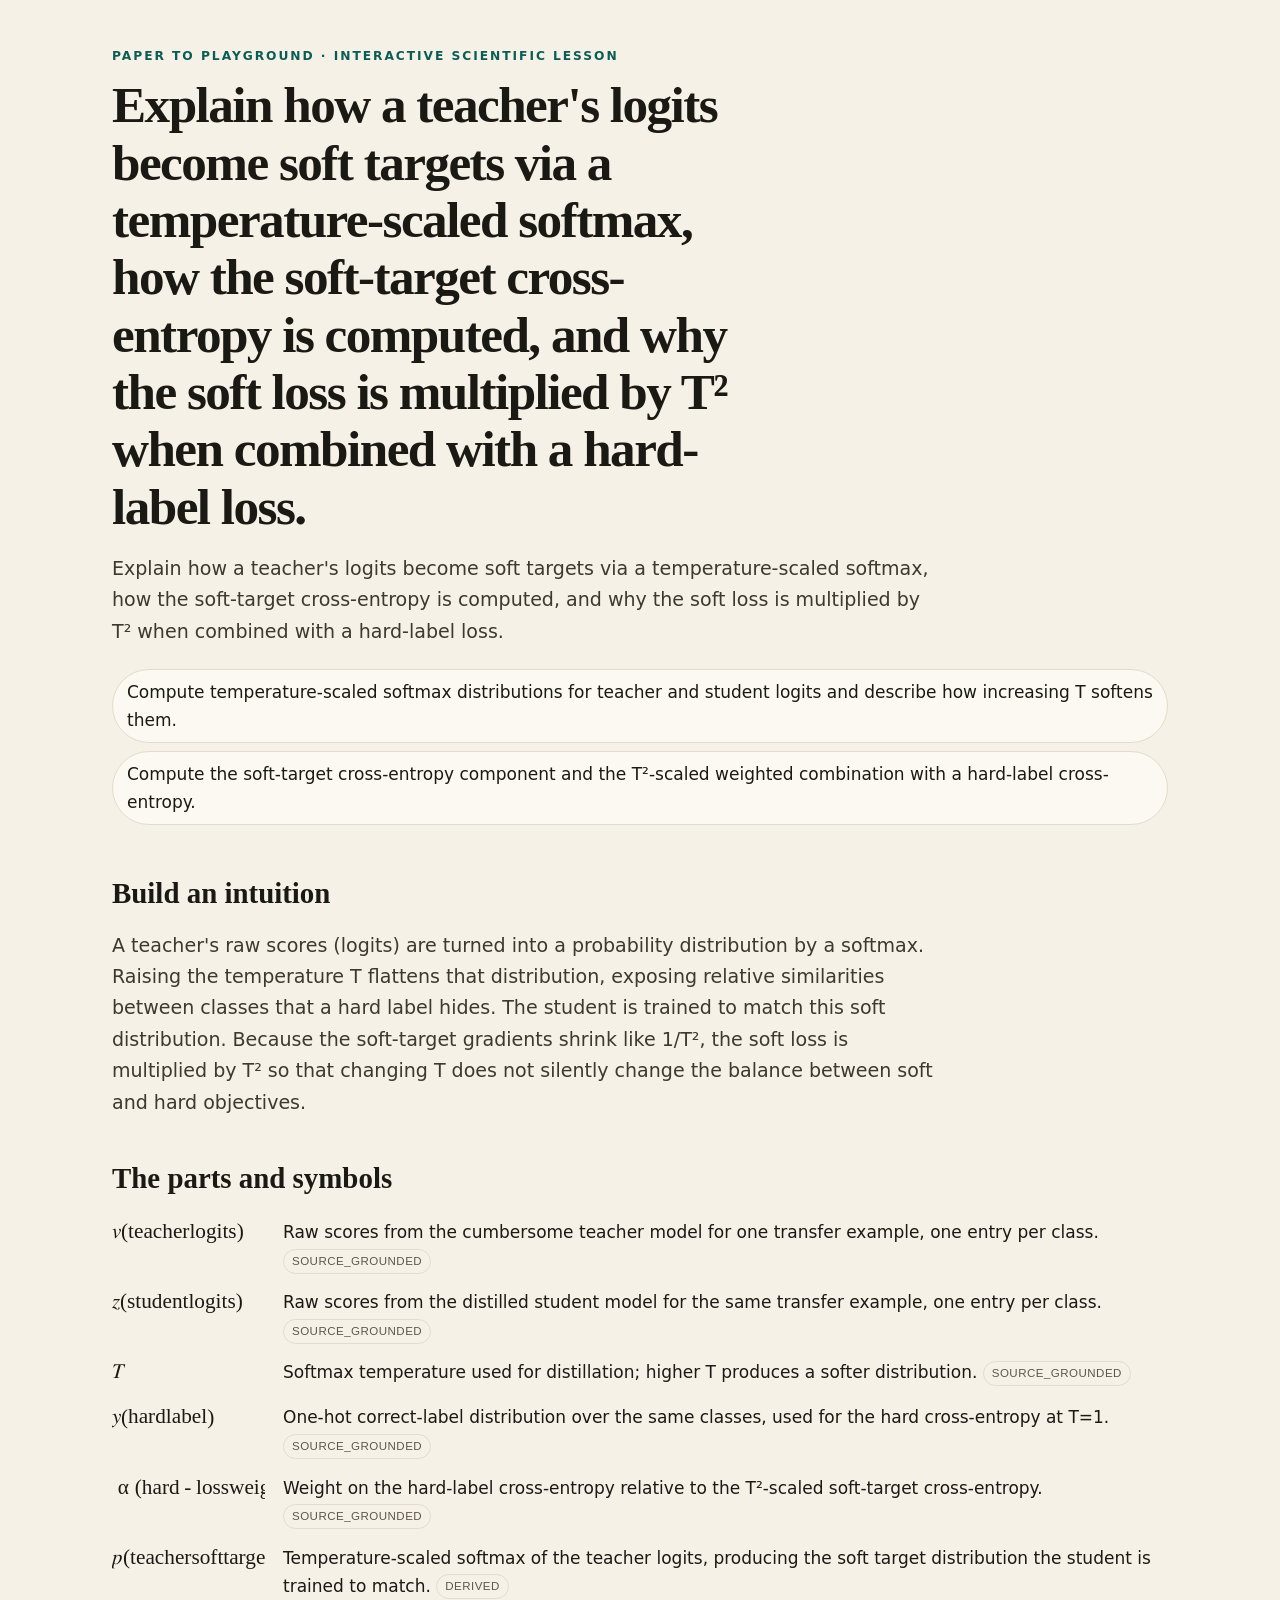
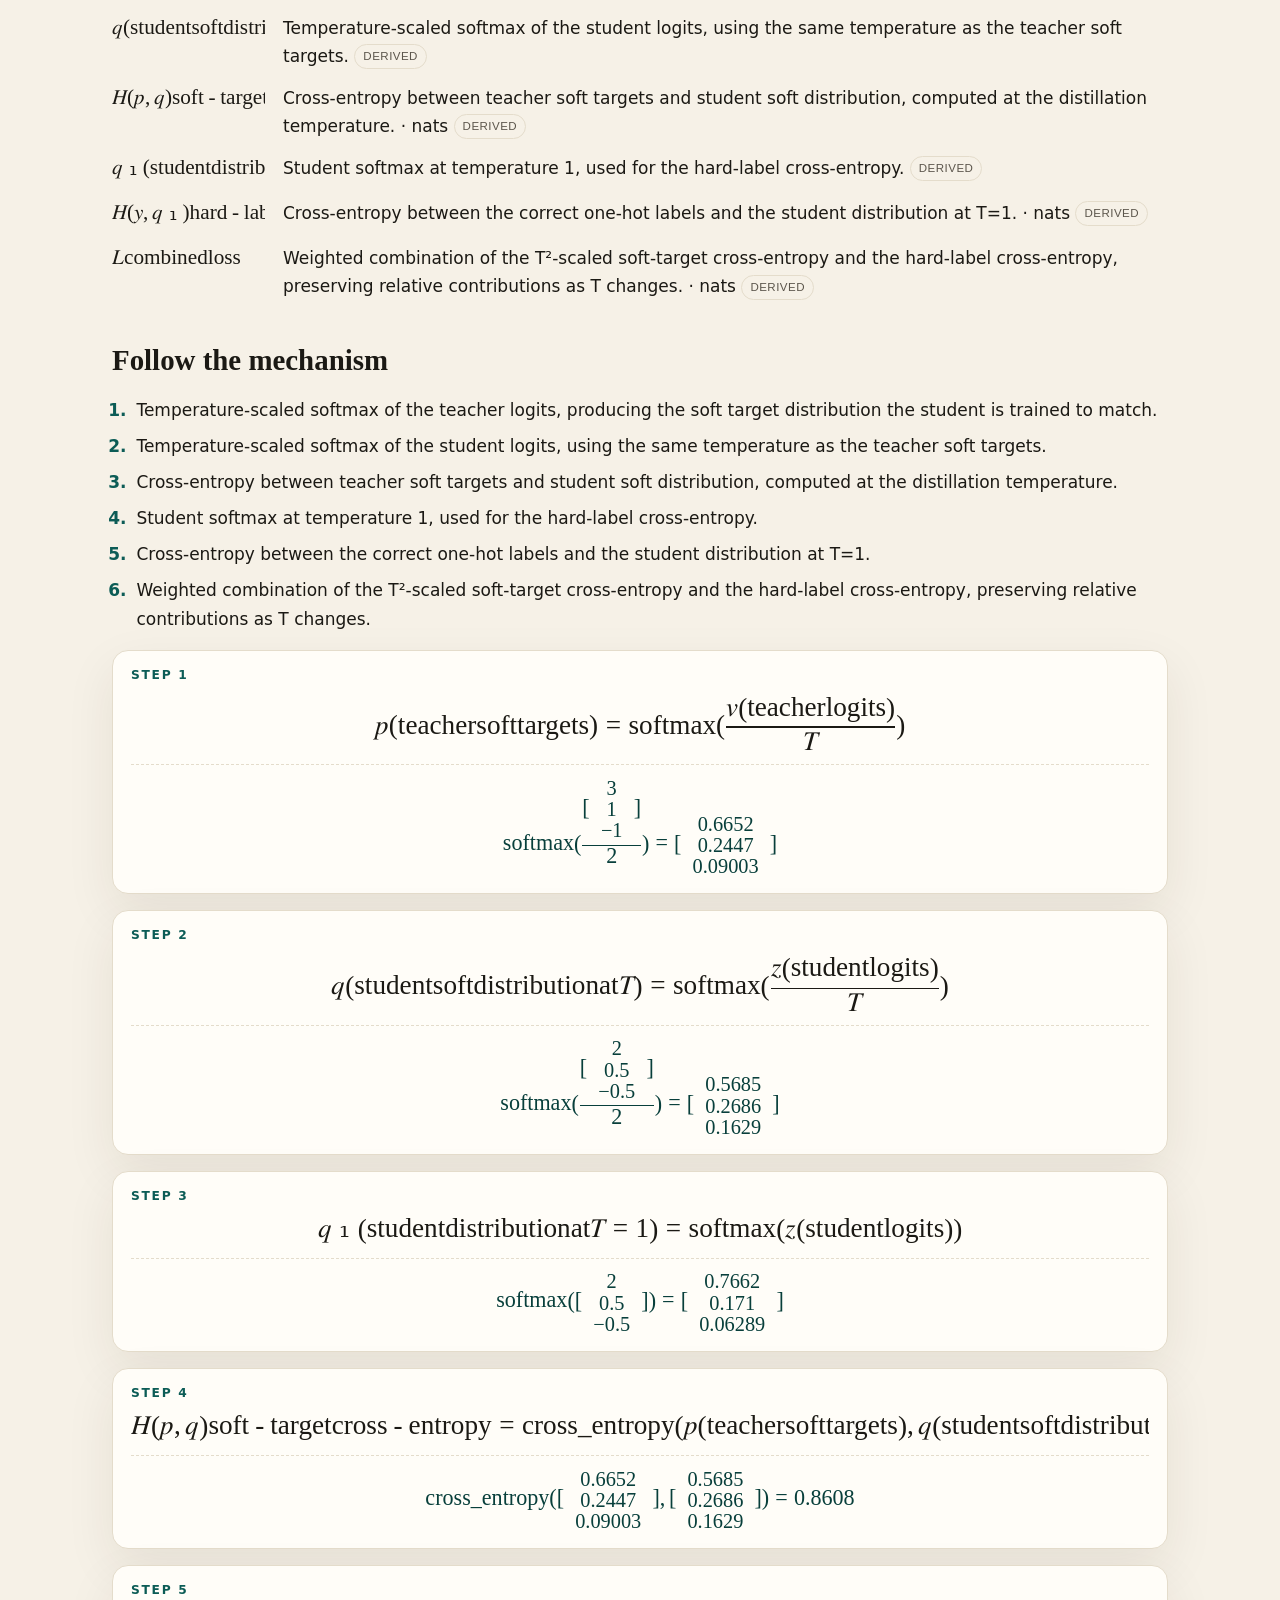
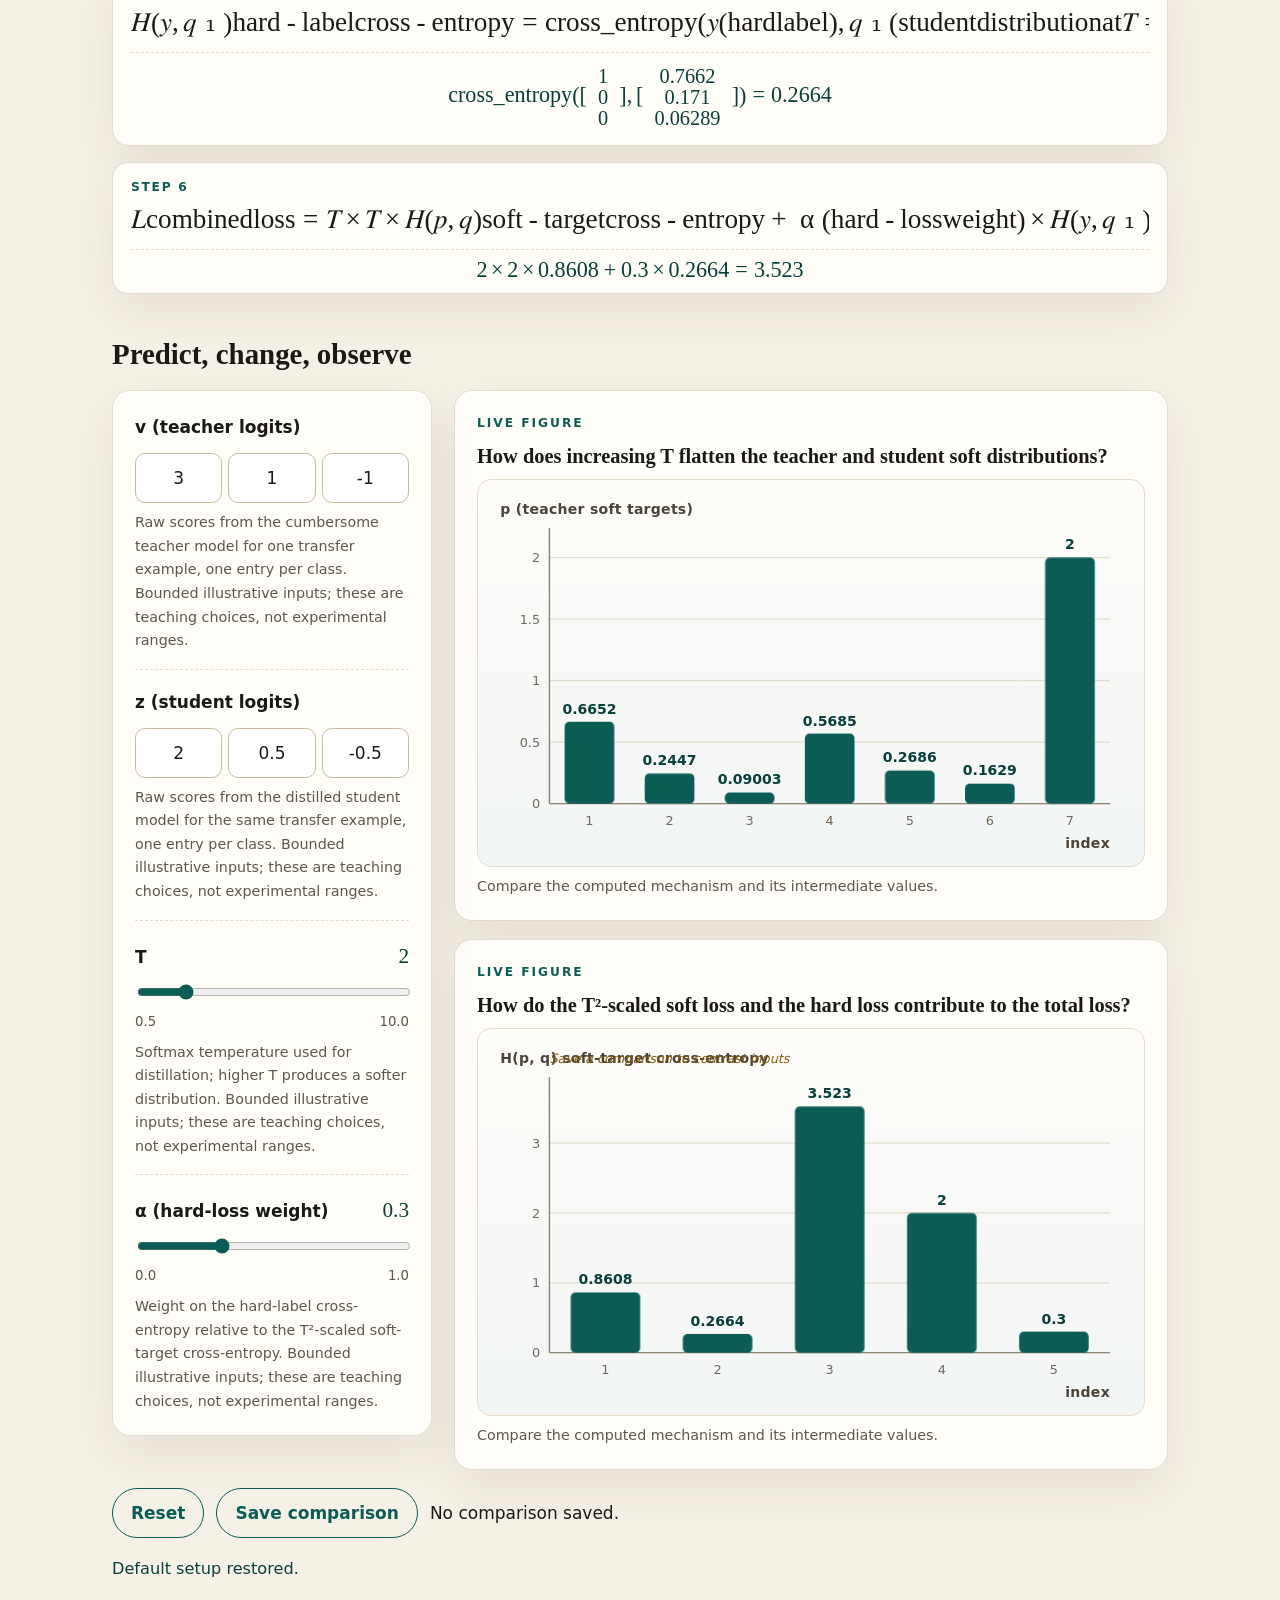
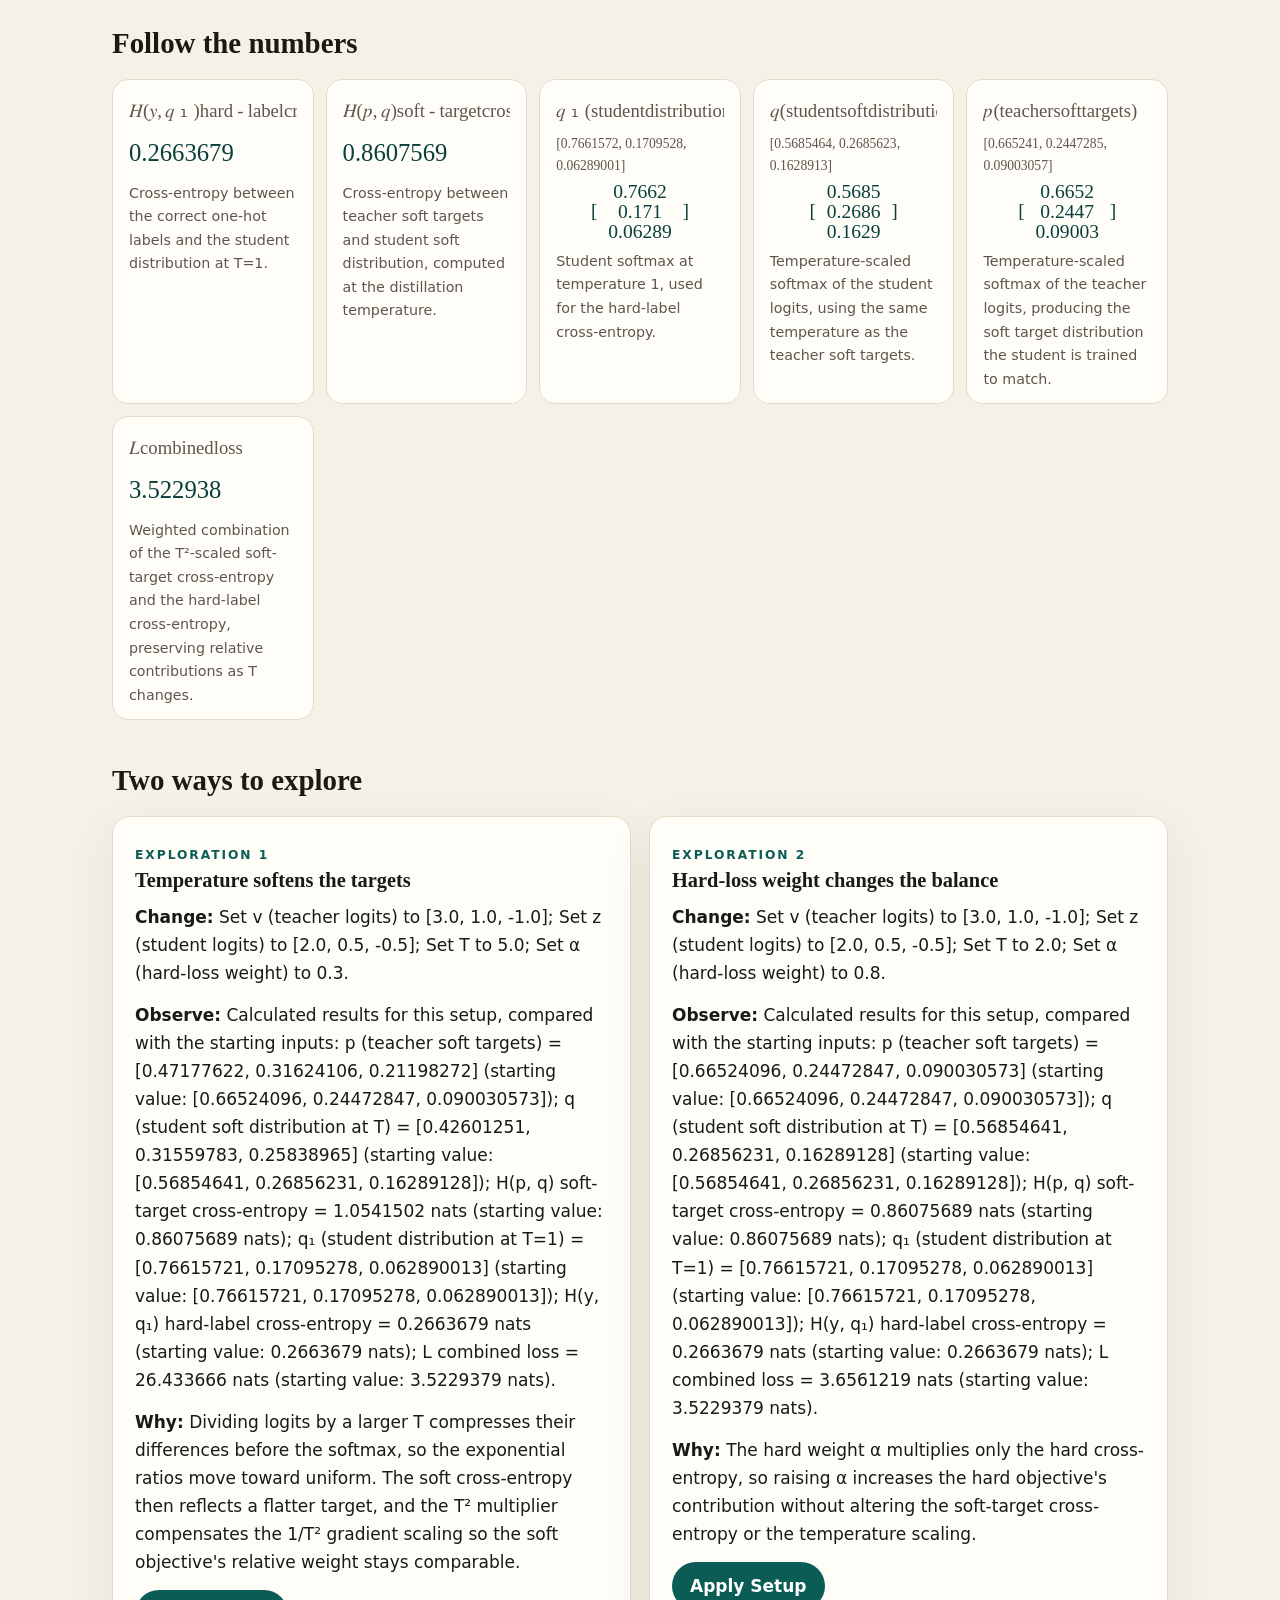
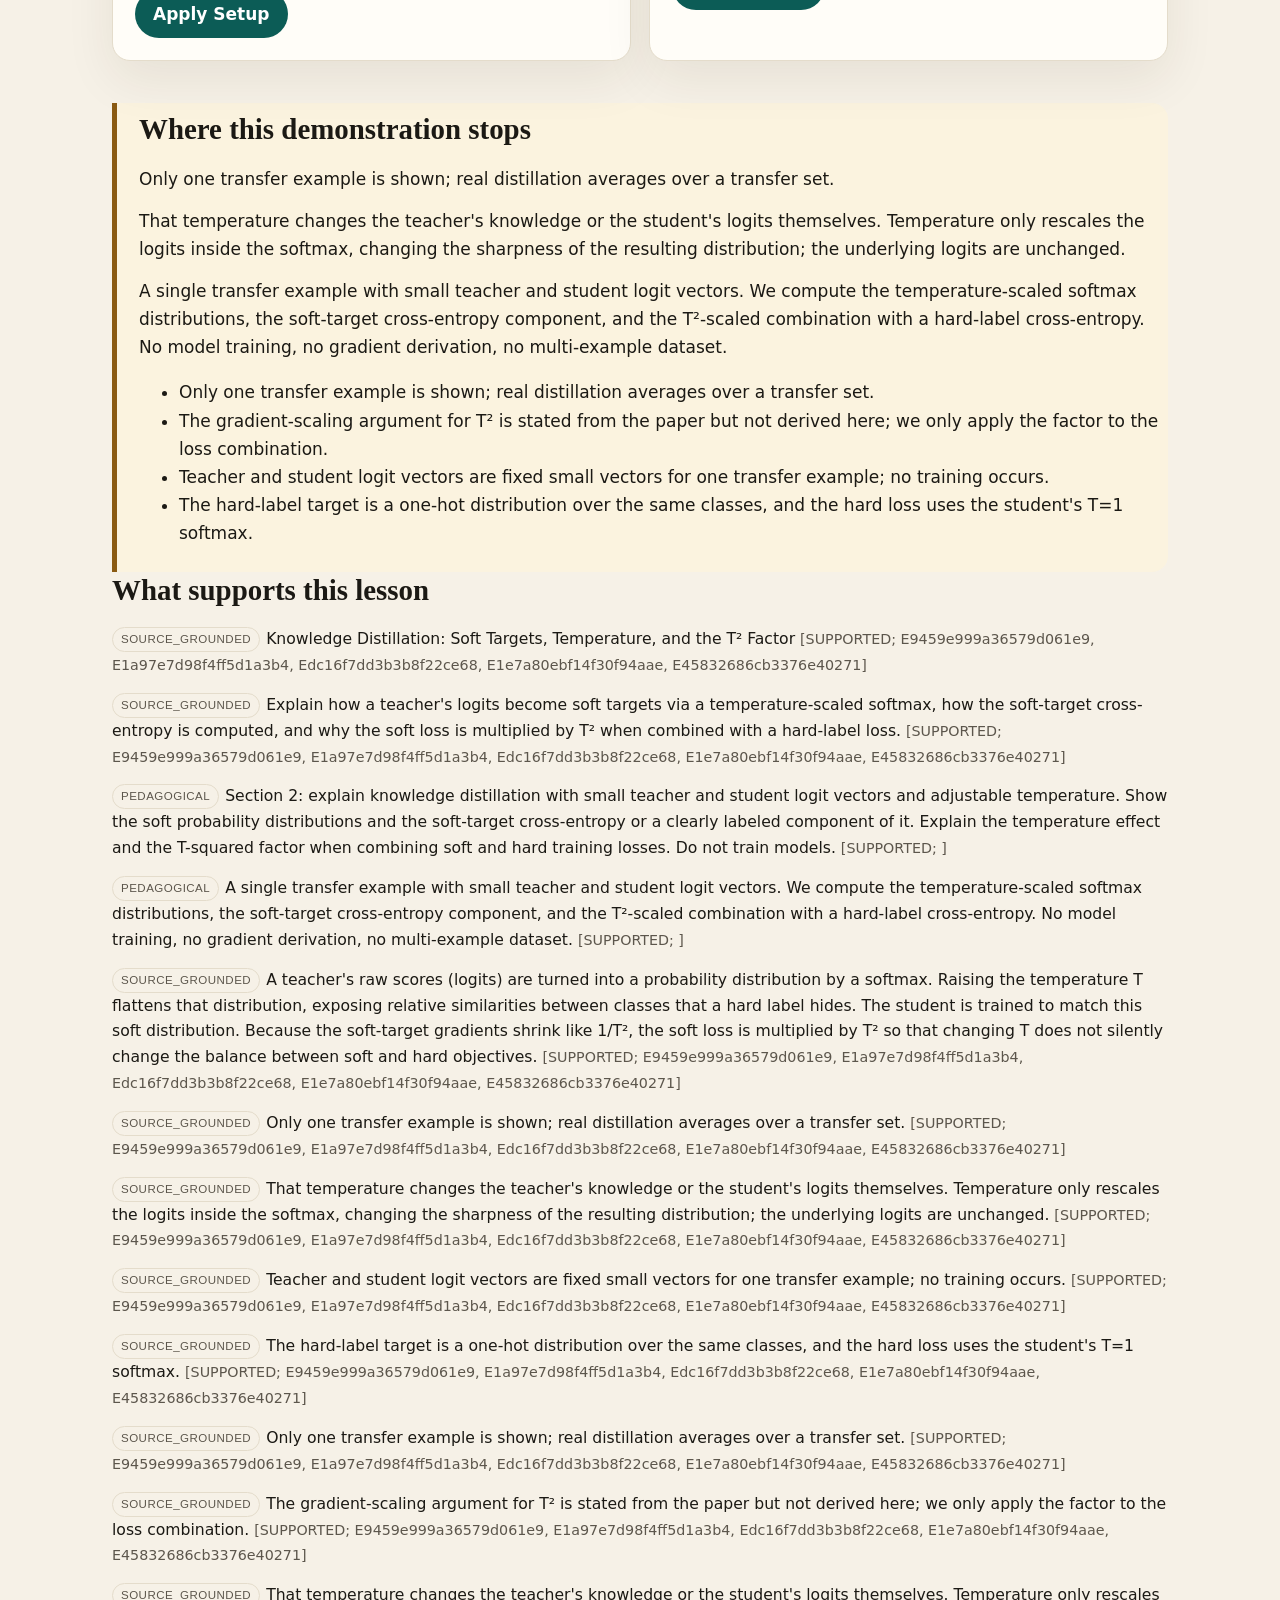
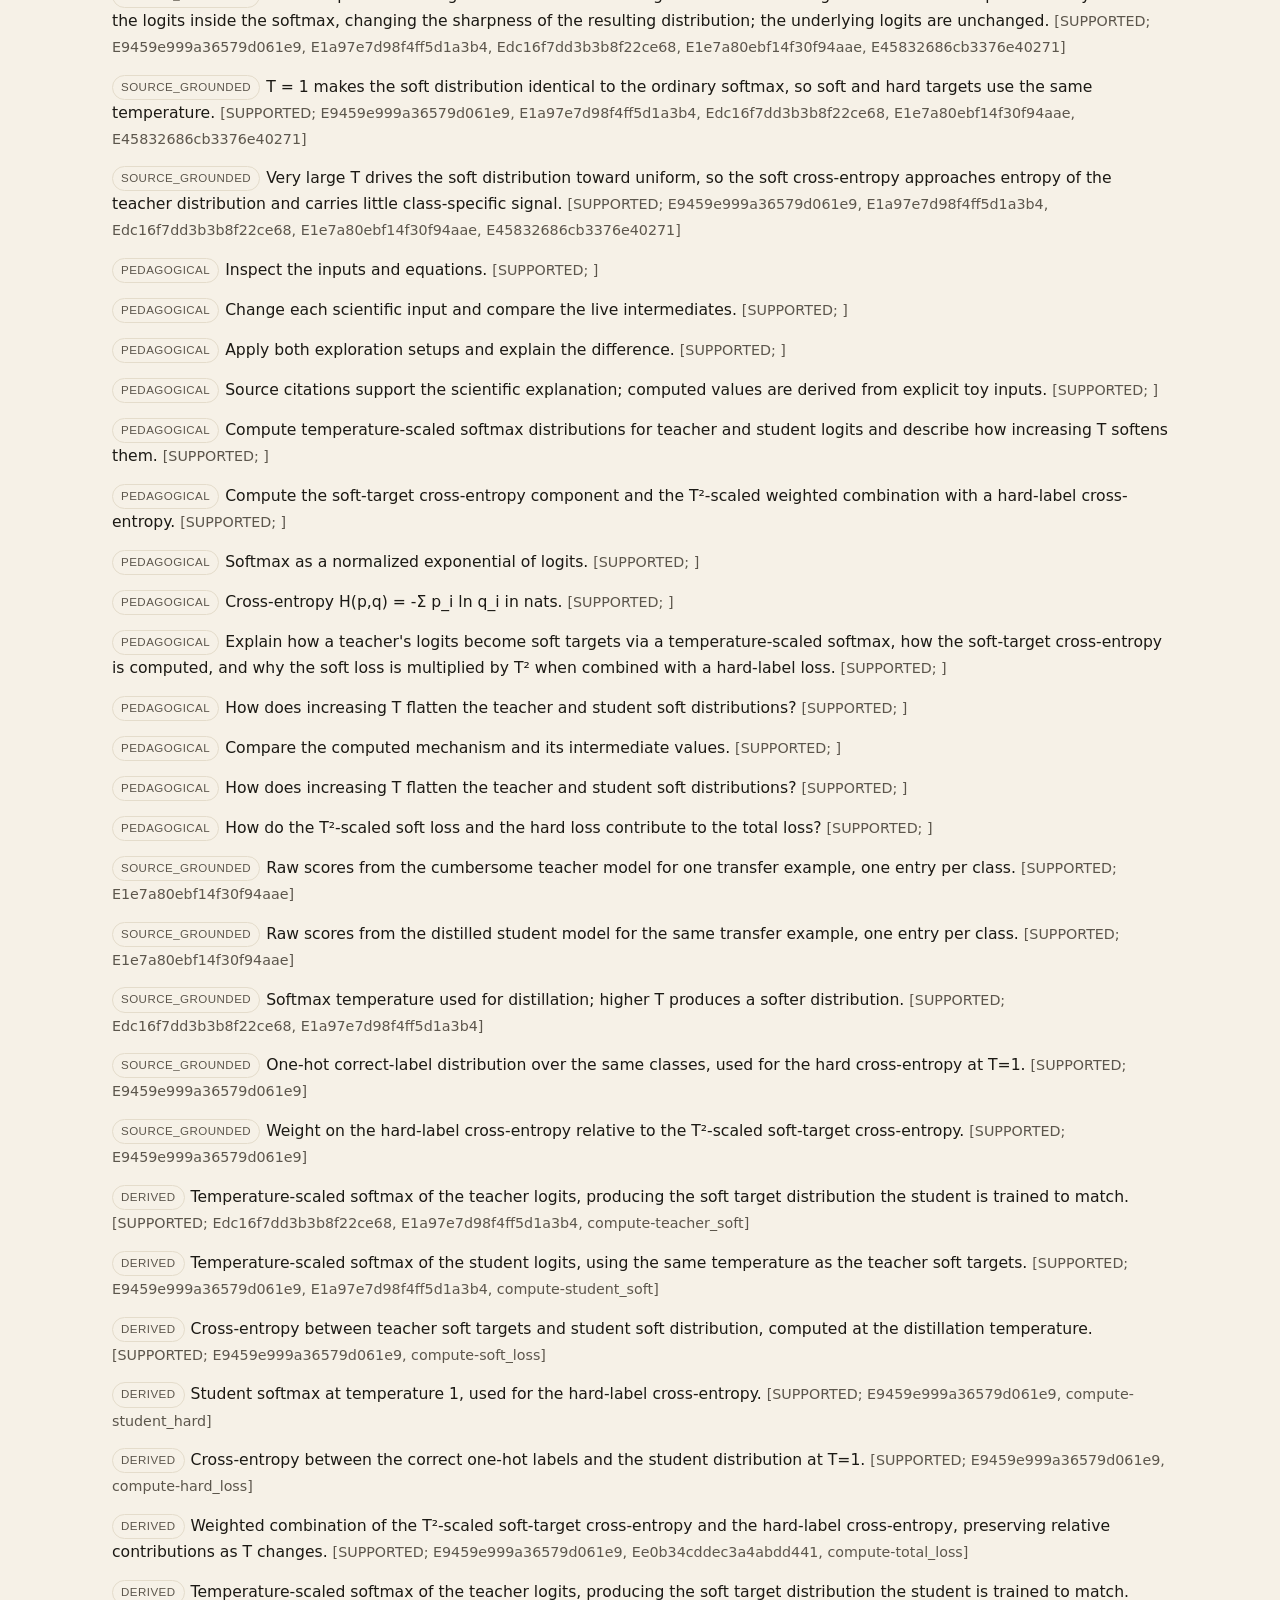
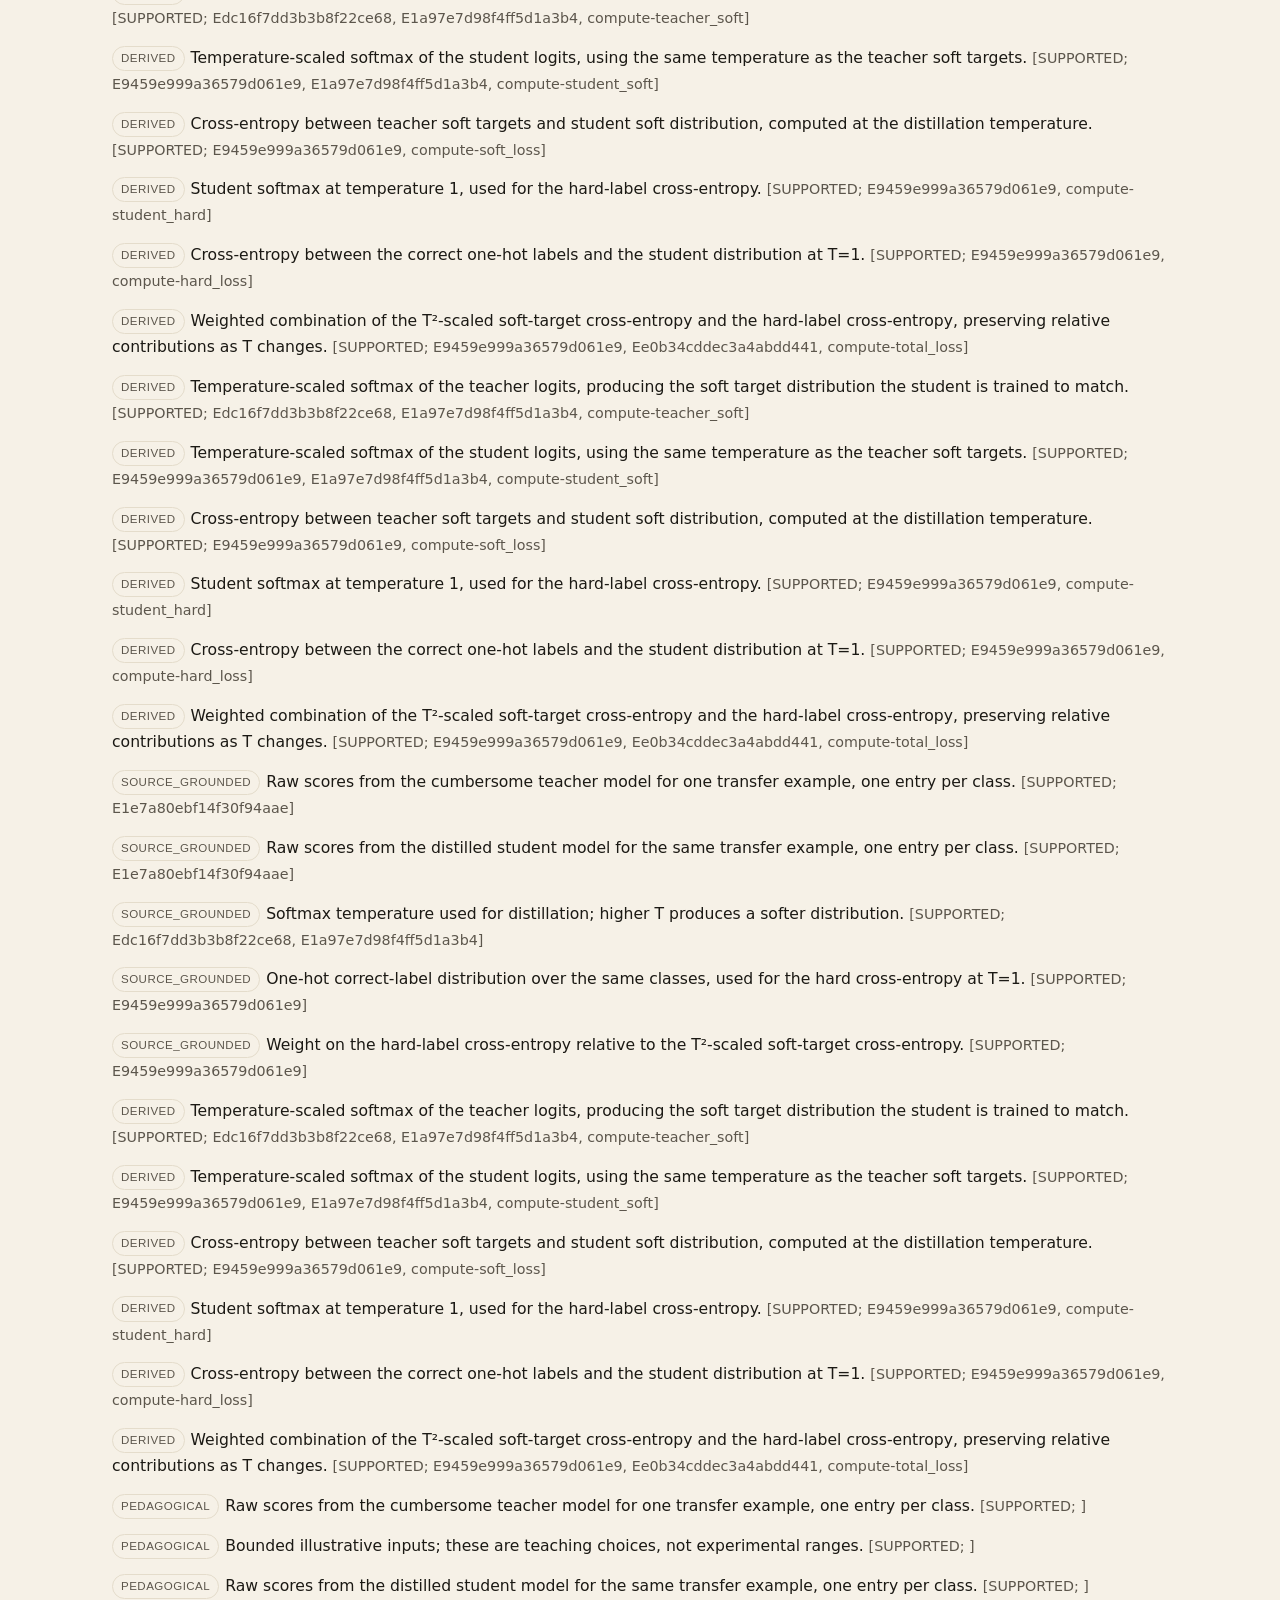
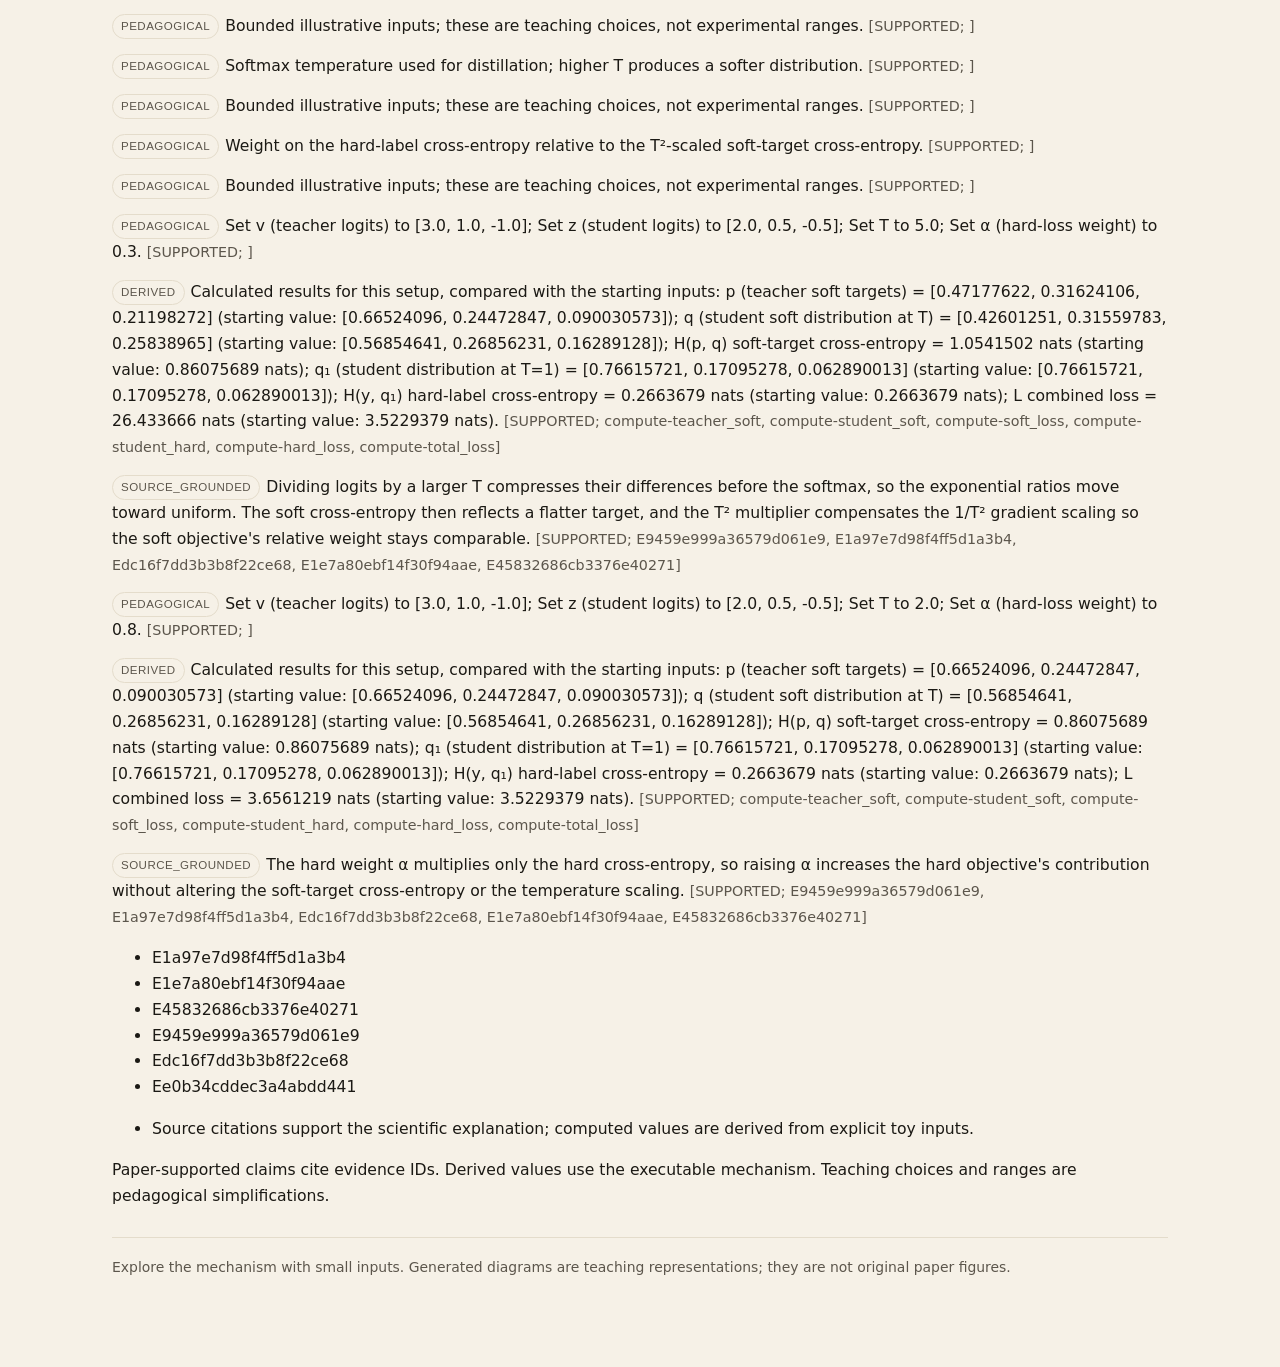
<file: verification/runs/distillation-2/index.html>
<!doctype html>
<html lang="en"><head><meta charset="utf-8"><meta name="viewport" content="width=device-width,initial-scale=1">
<title>Knowledge Distillation: Soft Targets, Temperature, and the T² Factor · Paper to Playground</title><style>:root{
  color-scheme:light;
  --ink:#1b1914;
  --muted:#5c564c;
  --accent:#0c5c56;
  --accent-deep:#083f3b;
  --line:#e4dccb;
  --paper:#f6f1e7;
  --panel:#fffdf8;
  --soft:#e7f3f1;
  --gold:#8a5a12;
  --shadow:0 18px 50px rgba(48,36,16,.08);
  font-family:"Segoe UI",system-ui,sans-serif;
  font-size:17px;
  line-height:1.65;
  color:var(--ink);
  background:
    radial-gradient(1200px 500px at 10% -10%, rgba(12,92,86,.08), transparent 55%),
    var(--paper);
}
*{box-sizing:border-box}
body{margin:0;overflow-wrap:anywhere}
main{max-width:1120px;margin:auto;padding:28px 32px 88px}
header{padding:18px 0 8px}
.eyebrow{font-size:.72rem;letter-spacing:.16em;text-transform:uppercase;color:var(--accent);font-weight:750;margin:0 0 10px}
h1{font-family:Palatino,"Palatino Linotype",Georgia,serif;font-size:clamp(2rem,4vw,3.2rem);line-height:1.12;letter-spacing:-.03em;font-weight:600;max-width:26ch;margin:8px 0 18px}
h2{font-family:Palatino,"Palatino Linotype",Georgia,serif;font-size:1.7rem;font-weight:600;line-height:1.25;margin:0 0 18px}
h3{font-family:Palatino,"Palatino Linotype",Georgia,serif;font-size:1.2rem;font-weight:600;line-height:1.35;margin:0 0 8px}
p{margin:8px 0 14px}
a{color:var(--accent)}
.lede{font-size:1.12rem;max-width:68ch;color:#3d3830}
.objectives{display:grid;gap:8px;padding:0;margin:22px 0 0;list-style:none}
.objectives li{background:rgba(255,253,248,.72);border:1px solid var(--line);border-radius:999px;padding:8px 14px;width:fit-content;max-width:100%}
.block{margin:42px 0}
.panel{padding:22px;background:var(--panel);border:1px solid var(--line);border-radius:18px;min-width:0;box-shadow:var(--shadow)}
.playground-grid{display:grid;grid-template-columns:minmax(260px,320px) minmax(0,1fr);gap:22px;align-items:start}
.playground-grid>*{min-width:0}
.controls{display:flex;flex-direction:column;gap:18px;position:sticky;top:16px}
.control{padding-bottom:16px;border-bottom:1px dashed var(--line)}
.control:last-of-type{border-bottom:0;padding-bottom:0}
.control-head{display:flex;justify-content:space-between;align-items:baseline;gap:12px;flex-wrap:wrap}
.control label{font-weight:680;display:block;margin-bottom:4px}
.control input,.control select,.control textarea{width:100%;font:inherit;accent-color:var(--accent)}
.control input:not([type=range]):not([type=checkbox]),.control select,.control textarea{padding:10px 12px;border:1px solid #cabb9f;border-radius:10px;background:#fff;color:var(--ink)}
/* The raw JSON textarea remains the validated source of truth, but learners use the grid. */
.control textarea.array-source{position:absolute;width:1px;height:1px;padding:0;margin:-1px;overflow:hidden;clip:rect(0 0 0 0);white-space:nowrap;border:0}
.control:focus-within .array-grid{outline:2px solid var(--accent);outline-offset:3px}
.array-grid{display:grid;gap:6px;margin:8px 0}
.cell-input{width:100%;font:inherit;font-family:Cambria,"Cambria Math",Georgia,serif;font-size:1.02rem;text-align:center;padding:8px 4px;border:1px solid #cabb9f;border-radius:8px;background:#fff;color:var(--ink);-moz-appearance:textfield}
.cell-input::-webkit-outer-spin-button,.cell-input::-webkit-inner-spin-button{-webkit-appearance:none;margin:0}
.cell-input:focus{border-color:var(--accent);box-shadow:0 0 0 3px rgba(12,92,86,.15);outline:0}
.control input[type=range]{height:30px;padding:0;cursor:pointer}
.range-ends{display:flex;justify-content:space-between;font-size:.78rem;color:var(--muted);margin-top:-4px}
.control input[type=checkbox]{width:22px;height:22px}
.current-value{font-family:Cambria,"Cambria Math",Georgia,serif;font-size:1.25rem;font-variant-numeric:tabular-nums;color:var(--accent-deep);display:block;margin:0}
.current-value.math-value math{font-size:1rem}
.control[data-kind=vector] .current-value,.control[data-kind=matrix] .current-value{display:none}
.hint,.caption{font-size:.84rem;color:var(--muted);margin:8px 0 0}
button{font:inherit;font-weight:680;border:0;border-radius:999px;background:var(--accent);color:#fff;padding:10px 18px;cursor:pointer;min-height:44px}
button.secondary{background:transparent;color:var(--accent);border:1px solid var(--accent)}
button:hover{background:var(--accent-deep);color:#fff}
:focus-visible{outline:3px solid #b86112;outline-offset:3px}
.toolbar{display:flex;gap:12px;flex-wrap:wrap;align-items:center;margin:18px 0}
.stage{display:grid;gap:18px}
.visual{width:100%;overflow:hidden;min-height:220px;background:linear-gradient(180deg,#fdfcf9,#f2f6f5);border:1px solid var(--line);border-radius:14px;padding:6px}
.visual svg{width:100%;height:auto;display:block}
.visual text{font-family:"Segoe UI",system-ui,sans-serif;font-size:12px;fill:var(--ink)}
.visual .tick{fill:#6f685c;font-size:11px}
.visual .axis-label{fill:#4a4438;font-size:12px;font-weight:650;letter-spacing:.02em}
.visual .value{fill:var(--accent-deep);font-weight:700;font-size:12px}
.visual .note{fill:var(--gold);font-size:11px;font-style:italic}
.grid{stroke:#e4ddcd;stroke-width:1}
.mark{fill:var(--accent);transition:height .35s ease,y .35s ease,cx .35s ease,cy .35s ease}
.mark:hover{fill:var(--accent-deep)}
.cell{fill:var(--accent)}
.cell.negative{fill:#b65d2e}
.cell-label{fill:var(--ink);font-weight:700;font-size:13px}
.cell-label.light{fill:#fff}
.curve{stroke:var(--accent);stroke-width:2.5;fill:none;stroke-linejoin:round;stroke-linecap:round}
.area{fill:rgba(12,92,86,.10)}
.arrowhead{fill:var(--accent)}
.axis{stroke:#8d8374;stroke-width:1.2}
.flow-cell{fill:var(--soft);stroke:var(--accent);stroke-width:1.5}
.active-cell{fill:#f3d48a;stroke:var(--gold);stroke-width:3}
.mark,.cell,.curve,.area{animation:rise .5s ease both}
@keyframes rise{from{opacity:0;transform:translateY(6px)}to{opacity:1;transform:none}}
.outputs{display:grid;grid-template-columns:repeat(auto-fit,minmax(180px,1fr));gap:12px}
.output{background:var(--panel);border:1px solid var(--line);padding:16px 16px 12px;border-radius:16px;overflow-wrap:anywhere;min-width:0}
.output .symbol{display:block;max-width:100%;overflow-x:auto;font-family:Cambria,"Cambria Math",Georgia,serif;font-size:1.1rem;color:var(--muted)}
.output output{display:block;margin-top:6px;font-family:Cambria,"Cambria Math",Georgia,serif;font-size:1.45rem;font-variant-numeric:tabular-nums;color:var(--accent-deep);overflow-x:auto}
.output output.has-math{font-size:.8rem;color:var(--muted);overflow-wrap:anywhere}
.output .math-view{font-family:Cambria,"Cambria Math",Georgia,serif;color:var(--accent-deep);overflow-x:auto;margin-top:4px}
.output .math-view math{font-size:1.15rem}
.output .math-view:empty{display:none}
.output output.tick{animation:tick .35s ease}
@keyframes tick{from{transform:translateY(3px);opacity:.4}to{transform:none;opacity:1}}
.equation-panel{min-width:0;max-width:100%;background:var(--panel);border:1px solid var(--line);border-radius:16px;margin-top:16px;padding:14px 18px 10px;box-shadow:var(--shadow)}
.equation-label{font-size:.72rem;letter-spacing:.14em;text-transform:uppercase;color:var(--accent);font-weight:750;margin:0 0 6px}
.equation{font-family:Cambria,"Cambria Math",Georgia,serif;overflow-x:auto;overflow-y:hidden;display:block;width:0;min-width:100%;max-width:100%;padding:6px 0;margin:0;text-align:center}
.equation math{font-size:1.6rem}
.equation.substituted{border-top:1px dashed var(--line);margin-top:8px;padding-top:12px}
.equation.substituted math{color:var(--accent-deep)}
/* Plain-text substitution is retained for assistive tech and validators. */
.substitution{position:absolute;width:1px;height:1px;overflow:hidden;clip:rect(0 0 0 0);white-space:nowrap;margin:-1px;padding:0;border:0}
math{font-family:"Cambria Math","Latin Modern Math","STIX Two Math","Libertinus Math","Noto Sans Math","Segoe UI Symbol",serif}
math mtable{font-size:1em}
math mtd{padding:.18em .55em}
.equation.substituted math{font-size:1.3rem}
.equation.substituted mtable{font-size:.92em}
dl.symbols{display:grid;grid-template-columns:minmax(0,9rem) minmax(0,1fr);gap:10px 18px;align-items:baseline}
dl.symbols dt,dl.symbols dd{min-width:0;overflow-wrap:anywhere}
dl.symbols dt{overflow-x:auto;max-width:100%}
dt{font-family:Cambria,"Cambria Math",Georgia,serif;font-size:1.25rem}
dd{margin:0}
dt math{font-size:1.25rem}
.steps{padding-left:1.2rem}
.steps li{margin:8px 0;padding-left:4px}
.steps li::marker{color:var(--accent);font-weight:700}
.explorations{display:grid;grid-template-columns:1fr 1fr;gap:18px}
.exploration[data-active=true]{border-color:var(--accent);box-shadow:0 0 0 3px rgba(12,92,86,.15)}
.callout{border:0;border-left:5px solid var(--gold);background:#fbf3df;border-radius:0 16px 16px 0;padding:8px 8px 8px 22px}
.grounding{font-size:.92rem}
.badge{display:inline-block;font-family:"Segoe UI",sans-serif;font-size:.68rem;letter-spacing:.04em;border:1px solid var(--line);border-radius:999px;padding:2px 8px;margin-right:6px;color:var(--muted);vertical-align:middle}
.status{min-height:1.6em;color:var(--accent-deep);font-size:.95rem}
[aria-invalid=true]{outline:2px solid #a43119}
footer{border-top:1px solid var(--line);margin-top:28px;padding-top:18px;font-size:.82rem;color:var(--muted)}
@media(max-width:720px){
  main{padding:20px 16px 56px}
  .playground-grid,.explorations{grid-template-columns:1fr}
  .controls{position:static}
  .panel{padding:16px}
  .equation math{font-size:1.25rem}
  h1{max-width:none}
}
@media(max-width:380px){
  .outputs{grid-template-columns:1fr}
  dl.symbols{grid-template-columns:1fr;gap:2px 0}
  dl.symbols dd{margin-bottom:12px}
}
@media(prefers-reduced-motion:reduce){*{scroll-behavior:auto;animation:none}}
</style></head>
<body><main><header data-role="central-question"><div class="eyebrow">Paper to Playground · Interactive scientific lesson</div>
<h1>Explain how a teacher&#x27;s logits become soft targets via a temperature-scaled softmax, how the soft-target cross-entropy is computed, and why the soft loss is multiplied by T² when combined with a hard-label loss.</h1><p class="lede">Explain how a teacher&#x27;s logits become soft targets via a temperature-scaled softmax, how the soft-target cross-entropy is computed, and why the soft loss is multiplied by T² when combined with a hard-label loss.</p><ul class="objectives"><li data-objective-id="0">Compute temperature-scaled softmax distributions for teacher and student logits and describe how increasing T softens them.</li><li data-objective-id="1">Compute the soft-target cross-entropy component and the T²-scaled weighted combination with a hard-label cross-entropy.</li></ul></header>
<section class="block" data-role="intuition"><h2>Build an intuition</h2><p class="lede">A teacher&#x27;s raw scores (logits) are turned into a probability distribution by a softmax. Raising the temperature T flattens that distribution, exposing relative similarities between classes that a hard label hides. The student is trained to match this soft distribution. Because the soft-target gradients shrink like 1/T², the soft loss is multiplied by T² so that changing T does not silently change the balance between soft and hard objectives.</p></section>
<section class="block" data-role="symbols"><h2>The parts and symbols</h2><dl class="symbols"><dt data-variable-id="var-teacher_logits" data-symbol="v (teacher logits)">v (teacher logits)</dt><dd>Raw scores from the cumbersome teacher model for one transfer example, one entry per class. <span class="badge">SOURCE_GROUNDED</span></dd><dt data-variable-id="var-student_logits" data-symbol="z (student logits)">z (student logits)</dt><dd>Raw scores from the distilled student model for the same transfer example, one entry per class. <span class="badge">SOURCE_GROUNDED</span></dd><dt data-variable-id="var-temperature" data-symbol="T">T</dt><dd>Softmax temperature used for distillation; higher T produces a softer distribution. <span class="badge">SOURCE_GROUNDED</span></dd><dt data-variable-id="var-hard_target" data-symbol="y (hard label)">y (hard label)</dt><dd>One-hot correct-label distribution over the same classes, used for the hard cross-entropy at T=1. <span class="badge">SOURCE_GROUNDED</span></dd><dt data-variable-id="var-hard_weight" data-symbol="α (hard-loss weight)">α (hard-loss weight)</dt><dd>Weight on the hard-label cross-entropy relative to the T²-scaled soft-target cross-entropy. <span class="badge">SOURCE_GROUNDED</span></dd><dt data-variable-id="var-teacher_soft" data-symbol="p (teacher soft targets)">p (teacher soft targets)</dt><dd>Temperature-scaled softmax of the teacher logits, producing the soft target distribution the student is trained to match. <span class="badge">DERIVED</span></dd><dt data-variable-id="var-student_soft" data-symbol="q (student soft distribution at T)">q (student soft distribution at T)</dt><dd>Temperature-scaled softmax of the student logits, using the same temperature as the teacher soft targets. <span class="badge">DERIVED</span></dd><dt data-variable-id="var-soft_loss" data-symbol="H(p, q) soft-target cross-entropy">H(p, q) soft-target cross-entropy</dt><dd>Cross-entropy between teacher soft targets and student soft distribution, computed at the distillation temperature. · nats <span class="badge">DERIVED</span></dd><dt data-variable-id="var-student_hard" data-symbol="q₁ (student distribution at T=1)">q₁ (student distribution at T=1)</dt><dd>Student softmax at temperature 1, used for the hard-label cross-entropy. <span class="badge">DERIVED</span></dd><dt data-variable-id="var-hard_loss" data-symbol="H(y, q₁) hard-label cross-entropy">H(y, q₁) hard-label cross-entropy</dt><dd>Cross-entropy between the correct one-hot labels and the student distribution at T=1. · nats <span class="badge">DERIVED</span></dd><dt data-variable-id="var-total_loss" data-symbol="L combined loss">L combined loss</dt><dd>Weighted combination of the T²-scaled soft-target cross-entropy and the hard-label cross-entropy, preserving relative contributions as T changes. · nats <span class="badge">DERIVED</span></dd></dl></section>
<section class="block" data-role="mechanism"><h2>Follow the mechanism</h2><ol class="steps"><li data-mechanism-id="step-teacher_soft">Temperature-scaled softmax of the teacher logits, producing the soft target distribution the student is trained to match.</li><li data-mechanism-id="step-student_soft">Temperature-scaled softmax of the student logits, using the same temperature as the teacher soft targets.</li><li data-mechanism-id="step-soft_loss">Cross-entropy between teacher soft targets and student soft distribution, computed at the distillation temperature.</li><li data-mechanism-id="step-student_hard">Student softmax at temperature 1, used for the hard-label cross-entropy.</li><li data-mechanism-id="step-hard_loss">Cross-entropy between the correct one-hot labels and the student distribution at T=1.</li><li data-mechanism-id="step-total_loss">Weighted combination of the T²-scaled soft-target cross-entropy and the hard-label cross-entropy, preserving relative contributions as T changes.</li></ol><div class="equation-panel" id="equation-compute-teacher_soft" data-computation-id="compute-teacher_soft" data-depends-on="var-teacher_logits var-temperature"><p class="equation-label">Step 1</p><p class="equation" data-role="equation"></p><p class="equation substituted" data-role="substituted"></p><p class="substitution" data-role="substitution"></p></div><div class="equation-panel" id="equation-compute-student_soft" data-computation-id="compute-student_soft" data-depends-on="var-student_logits var-temperature"><p class="equation-label">Step 2</p><p class="equation" data-role="equation"></p><p class="equation substituted" data-role="substituted"></p><p class="substitution" data-role="substitution"></p></div><div class="equation-panel" id="equation-compute-student_hard" data-computation-id="compute-student_hard" data-depends-on="var-student_logits"><p class="equation-label">Step 3</p><p class="equation" data-role="equation"></p><p class="equation substituted" data-role="substituted"></p><p class="substitution" data-role="substitution"></p></div><div class="equation-panel" id="equation-compute-soft_loss" data-computation-id="compute-soft_loss" data-depends-on="var-student_soft var-teacher_soft"><p class="equation-label">Step 4</p><p class="equation" data-role="equation"></p><p class="equation substituted" data-role="substituted"></p><p class="substitution" data-role="substitution"></p></div><div class="equation-panel" id="equation-compute-hard_loss" data-computation-id="compute-hard_loss" data-depends-on="var-hard_target var-student_hard"><p class="equation-label">Step 5</p><p class="equation" data-role="equation"></p><p class="equation substituted" data-role="substituted"></p><p class="substitution" data-role="substitution"></p></div><div class="equation-panel" id="equation-compute-total_loss" data-computation-id="compute-total_loss" data-depends-on="var-hard_loss var-hard_weight var-soft_loss var-temperature"><p class="equation-label">Step 6</p><p class="equation" data-role="equation"></p><p class="equation substituted" data-role="substituted"></p><p class="substitution" data-role="substitution"></p></div></section>
<section class="block" data-role="playground"><h2>Predict, change, observe</h2><div class="playground-grid"><div class="panel controls"><div class="control" data-kind="vector"><div class="control-head"><label for="input-0">v (teacher logits)</label><output id="value-0" class="current-value">[3.0, 1.0, -1.0]</output></div><div class="array-grid" data-grid-for="input-0" aria-hidden="true"></div><textarea id="input-0" data-control-id="control-teacher_logits" data-variable-id="var-teacher_logits" data-depends-on="var-teacher_logits" aria-describedby="value-0 hint-0" tabindex="-1" rows="2" spellcheck="false" class="array-source">[3.0,1.0,-1.0]</textarea><p id="hint-0" class="hint">Raw scores from the cumbersome teacher model for one transfer example, one entry per class. Bounded illustrative inputs; these are teaching choices, not experimental ranges.</p></div><div class="control" data-kind="vector"><div class="control-head"><label for="input-1">z (student logits)</label><output id="value-1" class="current-value">[2.0, 0.5, -0.5]</output></div><div class="array-grid" data-grid-for="input-1" aria-hidden="true"></div><textarea id="input-1" data-control-id="control-student_logits" data-variable-id="var-student_logits" data-depends-on="var-student_logits" aria-describedby="value-1 hint-1" tabindex="-1" rows="2" spellcheck="false" class="array-source">[2.0,0.5,-0.5]</textarea><p id="hint-1" class="hint">Raw scores from the distilled student model for the same transfer example, one entry per class. Bounded illustrative inputs; these are teaching choices, not experimental ranges.</p></div><div class="control" data-kind="slider"><div class="control-head"><label for="input-2">T</label><output id="value-2" class="current-value">2.0</output></div><input id="input-2" data-control-id="control-temperature" data-variable-id="var-temperature" data-depends-on="var-temperature" aria-describedby="value-2 hint-2" type="range" value="2.0" min="0.5" max="10.0" step="any"><div class="range-ends"><span>0.5</span><span>10.0</span></div><p id="hint-2" class="hint">Softmax temperature used for distillation; higher T produces a softer distribution. Bounded illustrative inputs; these are teaching choices, not experimental ranges.</p></div><div class="control" data-kind="slider"><div class="control-head"><label for="input-3">α (hard-loss weight)</label><output id="value-3" class="current-value">0.3</output></div><input id="input-3" data-control-id="control-hard_weight" data-variable-id="var-hard_weight" data-depends-on="var-hard_weight" aria-describedby="value-3 hint-3" type="range" value="0.3" min="0.0" max="1.0" step="any"><div class="range-ends"><span>0.0</span><span>1.0</span></div><p id="hint-3" class="hint">Weight on the hard-label cross-entropy relative to the T²-scaled soft-target cross-entropy. Bounded illustrative inputs; these are teaching choices, not experimental ranges.</p></div></div><div class="stage"><article class="panel figure"><p class="eyebrow">Live figure</p><h3>How does increasing T flatten the teacher and student soft distributions?</h3><div class="visual" data-visual-id="visual-1" data-depends-on="var-teacher_soft var-student_soft var-temperature"></div><p class="caption">Compare the computed mechanism and its intermediate values.</p></article><article class="panel figure"><p class="eyebrow">Live figure</p><h3>How do the T²-scaled soft loss and the hard loss contribute to the total loss?</h3><div class="visual" data-visual-id="visual-2" data-depends-on="var-soft_loss var-hard_loss var-total_loss var-temperature var-hard_weight"></div><p class="caption">Compare the computed mechanism and its intermediate values.</p></article></div></div>
<div class="toolbar"><button class="secondary" data-role="reset">Reset</button><button class="secondary" data-role="save-comparison">Save comparison</button><span data-role="comparison-status"></span></div><p class="status" role="status" aria-live="polite" data-role="status"></p></section>
<section class="block" data-role="intermediates"><h2>Follow the numbers</h2><div class="outputs"><div class="output"><span class="symbol" data-symbol="H(y, q₁) hard-label cross-entropy">H(y, q₁) hard-label cross-entropy</span><output data-output-id="var-hard_loss" data-variable-id="var-hard_loss" data-depends-on="var-hard_loss" aria-live="polite"></output><div class="math-view" data-math-for="var-hard_loss" aria-hidden="true"></div><p class="hint">Cross-entropy between the correct one-hot labels and the student distribution at T=1.</p></div><div class="output"><span class="symbol" data-symbol="H(p, q) soft-target cross-entropy">H(p, q) soft-target cross-entropy</span><output data-output-id="var-soft_loss" data-variable-id="var-soft_loss" data-depends-on="var-soft_loss" aria-live="polite"></output><div class="math-view" data-math-for="var-soft_loss" aria-hidden="true"></div><p class="hint">Cross-entropy between teacher soft targets and student soft distribution, computed at the distillation temperature.</p></div><div class="output"><span class="symbol" data-symbol="q₁ (student distribution at T=1)">q₁ (student distribution at T=1)</span><output data-output-id="var-student_hard" data-variable-id="var-student_hard" data-depends-on="var-student_hard" aria-live="polite"></output><div class="math-view" data-math-for="var-student_hard" aria-hidden="true"></div><p class="hint">Student softmax at temperature 1, used for the hard-label cross-entropy.</p></div><div class="output"><span class="symbol" data-symbol="q (student soft distribution at T)">q (student soft distribution at T)</span><output data-output-id="var-student_soft" data-variable-id="var-student_soft" data-depends-on="var-student_soft" aria-live="polite"></output><div class="math-view" data-math-for="var-student_soft" aria-hidden="true"></div><p class="hint">Temperature-scaled softmax of the student logits, using the same temperature as the teacher soft targets.</p></div><div class="output"><span class="symbol" data-symbol="p (teacher soft targets)">p (teacher soft targets)</span><output data-output-id="var-teacher_soft" data-variable-id="var-teacher_soft" data-depends-on="var-teacher_soft" aria-live="polite"></output><div class="math-view" data-math-for="var-teacher_soft" aria-hidden="true"></div><p class="hint">Temperature-scaled softmax of the teacher logits, producing the soft target distribution the student is trained to match.</p></div><div class="output"><span class="symbol" data-symbol="L combined loss">L combined loss</span><output data-output-id="var-total_loss" data-variable-id="var-total_loss" data-depends-on="var-total_loss" aria-live="polite"></output><div class="math-view" data-math-for="var-total_loss" aria-hidden="true"></div><p class="hint">Weighted combination of the T²-scaled soft-target cross-entropy and the hard-label cross-entropy, preserving relative contributions as T changes.</p></div></div></section>
<section class="block" data-role="explorations"><h2>Two ways to explore</h2><div class="explorations"><article class="panel exploration" data-exploration-id="explore-1"><span class="eyebrow">Exploration 1</span><h3>Temperature softens the targets</h3><p><strong>Change:</strong> Set v (teacher logits) to [3.0, 1.0, -1.0]; Set z (student logits) to [2.0, 0.5, -0.5]; Set T to 5.0; Set α (hard-loss weight) to 0.3.</p><p><strong>Observe:</strong> Calculated results for this setup, compared with the starting inputs: p (teacher soft targets) = [0.47177622, 0.31624106, 0.21198272] (starting value: [0.66524096, 0.24472847, 0.090030573]); q (student soft distribution at T) = [0.42601251, 0.31559783, 0.25838965] (starting value: [0.56854641, 0.26856231, 0.16289128]); H(p, q) soft-target cross-entropy = 1.0541502 nats (starting value: 0.86075689 nats); q₁ (student distribution at T=1) = [0.76615721, 0.17095278, 0.062890013] (starting value: [0.76615721, 0.17095278, 0.062890013]); H(y, q₁) hard-label cross-entropy = 0.2663679 nats (starting value: 0.2663679 nats); L combined loss = 26.433666 nats (starting value: 3.5229379 nats).</p><p><strong>Why:</strong> Dividing logits by a larger T compresses their differences before the softmax, so the exponential ratios move toward uniform. The soft cross-entropy then reflects a flatter target, and the T² multiplier compensates the 1/T² gradient scaling so the soft objective&#x27;s relative weight stays comparable.</p><button data-role="apply-setup" data-setup-id="explore-1">Apply Setup</button></article><article class="panel exploration" data-exploration-id="explore-2"><span class="eyebrow">Exploration 2</span><h3>Hard-loss weight changes the balance</h3><p><strong>Change:</strong> Set v (teacher logits) to [3.0, 1.0, -1.0]; Set z (student logits) to [2.0, 0.5, -0.5]; Set T to 2.0; Set α (hard-loss weight) to 0.8.</p><p><strong>Observe:</strong> Calculated results for this setup, compared with the starting inputs: p (teacher soft targets) = [0.66524096, 0.24472847, 0.090030573] (starting value: [0.66524096, 0.24472847, 0.090030573]); q (student soft distribution at T) = [0.56854641, 0.26856231, 0.16289128] (starting value: [0.56854641, 0.26856231, 0.16289128]); H(p, q) soft-target cross-entropy = 0.86075689 nats (starting value: 0.86075689 nats); q₁ (student distribution at T=1) = [0.76615721, 0.17095278, 0.062890013] (starting value: [0.76615721, 0.17095278, 0.062890013]); H(y, q₁) hard-label cross-entropy = 0.2663679 nats (starting value: 0.2663679 nats); L combined loss = 3.6561219 nats (starting value: 3.5229379 nats).</p><p><strong>Why:</strong> The hard weight α multiplies only the hard cross-entropy, so raising α increases the hard objective&#x27;s contribution without altering the soft-target cross-entropy or the temperature scaling.</p><button data-role="apply-setup" data-setup-id="explore-2">Apply Setup</button></article></div></section>
<section data-role="limitation" class="callout"><h2>Where this demonstration stops</h2><p>Only one transfer example is shown; real distillation averages over a transfer set.</p>
<p>That temperature changes the teacher&#x27;s knowledge or the student&#x27;s logits themselves. Temperature only rescales the logits inside the softmax, changing the sharpness of the resulting distribution; the underlying logits are unchanged.</p><p>A single transfer example with small teacher and student logit vectors. We compute the temperature-scaled softmax distributions, the soft-target cross-entropy component, and the T²-scaled combination with a hard-label cross-entropy. No model training, no gradient derivation, no multi-example dataset.</p>
<ul><li>Only one transfer example is shown; real distillation averages over a transfer set.</li><li>The gradient-scaling argument for T² is stated from the paper but not derived here; we only apply the factor to the loss combination.</li><li>Teacher and student logit vectors are fixed small vectors for one transfer example; no training occurs.</li><li>The hard-label target is a one-hot distribution over the same classes, and the hard loss uses the student&#x27;s T=1 softmax.</li></ul></section>
<section data-role="source-grounding" class="grounding"><h2>What supports this lesson</h2><p data-claim-id="science.concept"><span class="badge">SOURCE_GROUNDED</span>Knowledge Distillation: Soft Targets, Temperature, and the T² Factor <span class="hint">[SUPPORTED; E9459e999a36579d061e9, E1a97e7d98f4ff5d1a3b4, Edc16f7dd3b3b8f22ce68, E1e7a80ebf14f30f94aae, E45832686cb3376e40271]</span></p><p data-claim-id="science.purpose"><span class="badge">SOURCE_GROUNDED</span>Explain how a teacher&#x27;s logits become soft targets via a temperature-scaled softmax, how the soft-target cross-entropy is computed, and why the soft loss is multiplied by T² when combined with a hard-label loss. <span class="hint">[SUPPORTED; E9459e999a36579d061e9, E1a97e7d98f4ff5d1a3b4, Edc16f7dd3b3b8f22ce68, E1e7a80ebf14f30f94aae, E45832686cb3376e40271]</span></p><p data-claim-id="science.focus_alignment"><span class="badge">PEDAGOGICAL</span>Section 2: explain knowledge distillation with small teacher and student logit vectors and adjustable temperature. Show the soft probability distributions and the soft-target cross-entropy or a clearly labeled component of it. Explain the temperature effect and the T-squared factor when combining soft and hard training losses. Do not train models. <span class="hint">[SUPPORTED; ]</span></p><p data-claim-id="science.demonstration_scope"><span class="badge">PEDAGOGICAL</span>A single transfer example with small teacher and student logit vectors. We compute the temperature-scaled softmax distributions, the soft-target cross-entropy component, and the T²-scaled combination with a hard-label cross-entropy. No model training, no gradient derivation, no multi-example dataset. <span class="hint">[SUPPORTED; ]</span></p><p data-claim-id="lesson.intuition"><span class="badge">SOURCE_GROUNDED</span>A teacher&#x27;s raw scores (logits) are turned into a probability distribution by a softmax. Raising the temperature T flattens that distribution, exposing relative similarities between classes that a hard label hides. The student is trained to match this soft distribution. Because the soft-target gradients shrink like 1/T², the soft loss is multiplied by T² so that changing T does not silently change the balance between soft and hard objectives. <span class="hint">[SUPPORTED; E9459e999a36579d061e9, E1a97e7d98f4ff5d1a3b4, Edc16f7dd3b3b8f22ce68, E1e7a80ebf14f30f94aae, E45832686cb3376e40271]</span></p><p data-claim-id="lesson.limitation_or_assumption"><span class="badge">SOURCE_GROUNDED</span>Only one transfer example is shown; real distillation averages over a transfer set. <span class="hint">[SUPPORTED; E9459e999a36579d061e9, E1a97e7d98f4ff5d1a3b4, Edc16f7dd3b3b8f22ce68, E1e7a80ebf14f30f94aae, E45832686cb3376e40271]</span></p><p data-claim-id="lesson.misconception"><span class="badge">SOURCE_GROUNDED</span>That temperature changes the teacher&#x27;s knowledge or the student&#x27;s logits themselves. Temperature only rescales the logits inside the softmax, changing the sharpness of the resulting distribution; the underlying logits are unchanged. <span class="hint">[SUPPORTED; E9459e999a36579d061e9, E1a97e7d98f4ff5d1a3b4, Edc16f7dd3b3b8f22ce68, E1e7a80ebf14f30f94aae, E45832686cb3376e40271]</span></p><p data-claim-id="science.assumptions.0"><span class="badge">SOURCE_GROUNDED</span>Teacher and student logit vectors are fixed small vectors for one transfer example; no training occurs. <span class="hint">[SUPPORTED; E9459e999a36579d061e9, E1a97e7d98f4ff5d1a3b4, Edc16f7dd3b3b8f22ce68, E1e7a80ebf14f30f94aae, E45832686cb3376e40271]</span></p><p data-claim-id="science.assumptions.1"><span class="badge">SOURCE_GROUNDED</span>The hard-label target is a one-hot distribution over the same classes, and the hard loss uses the student&#x27;s T=1 softmax. <span class="hint">[SUPPORTED; E9459e999a36579d061e9, E1a97e7d98f4ff5d1a3b4, Edc16f7dd3b3b8f22ce68, E1e7a80ebf14f30f94aae, E45832686cb3376e40271]</span></p><p data-claim-id="science.limitations.0"><span class="badge">SOURCE_GROUNDED</span>Only one transfer example is shown; real distillation averages over a transfer set. <span class="hint">[SUPPORTED; E9459e999a36579d061e9, E1a97e7d98f4ff5d1a3b4, Edc16f7dd3b3b8f22ce68, E1e7a80ebf14f30f94aae, E45832686cb3376e40271]</span></p><p data-claim-id="science.limitations.1"><span class="badge">SOURCE_GROUNDED</span>The gradient-scaling argument for T² is stated from the paper but not derived here; we only apply the factor to the loss combination. <span class="hint">[SUPPORTED; E9459e999a36579d061e9, E1a97e7d98f4ff5d1a3b4, Edc16f7dd3b3b8f22ce68, E1e7a80ebf14f30f94aae, E45832686cb3376e40271]</span></p><p data-claim-id="science.misconceptions.0"><span class="badge">SOURCE_GROUNDED</span>That temperature changes the teacher&#x27;s knowledge or the student&#x27;s logits themselves. Temperature only rescales the logits inside the softmax, changing the sharpness of the resulting distribution; the underlying logits are unchanged. <span class="hint">[SUPPORTED; E9459e999a36579d061e9, E1a97e7d98f4ff5d1a3b4, Edc16f7dd3b3b8f22ce68, E1e7a80ebf14f30f94aae, E45832686cb3376e40271]</span></p><p data-claim-id="science.edge_cases.0"><span class="badge">SOURCE_GROUNDED</span>T = 1 makes the soft distribution identical to the ordinary softmax, so soft and hard targets use the same temperature. <span class="hint">[SUPPORTED; E9459e999a36579d061e9, E1a97e7d98f4ff5d1a3b4, Edc16f7dd3b3b8f22ce68, E1e7a80ebf14f30f94aae, E45832686cb3376e40271]</span></p><p data-claim-id="science.edge_cases.1"><span class="badge">SOURCE_GROUNDED</span>Very large T drives the soft distribution toward uniform, so the soft cross-entropy approaches entropy of the teacher distribution and carries little class-specific signal. <span class="hint">[SUPPORTED; E9459e999a36579d061e9, E1a97e7d98f4ff5d1a3b4, Edc16f7dd3b3b8f22ce68, E1e7a80ebf14f30f94aae, E45832686cb3376e40271]</span></p><p data-claim-id="lesson.teaching_sequence.0"><span class="badge">PEDAGOGICAL</span>Inspect the inputs and equations. <span class="hint">[SUPPORTED; ]</span></p><p data-claim-id="lesson.teaching_sequence.1"><span class="badge">PEDAGOGICAL</span>Change each scientific input and compare the live intermediates. <span class="hint">[SUPPORTED; ]</span></p><p data-claim-id="lesson.teaching_sequence.2"><span class="badge">PEDAGOGICAL</span>Apply both exploration setups and explain the difference. <span class="hint">[SUPPORTED; ]</span></p><p data-claim-id="lesson.source_grounding_plan.0"><span class="badge">PEDAGOGICAL</span>Source citations support the scientific explanation; computed values are derived from explicit toy inputs. <span class="hint">[SUPPORTED; ]</span></p><p data-claim-id="lesson.learning_objectives.0"><span class="badge">PEDAGOGICAL</span>Compute temperature-scaled softmax distributions for teacher and student logits and describe how increasing T softens them. <span class="hint">[SUPPORTED; ]</span></p><p data-claim-id="lesson.learning_objectives.1"><span class="badge">PEDAGOGICAL</span>Compute the soft-target cross-entropy component and the T²-scaled weighted combination with a hard-label cross-entropy. <span class="hint">[SUPPORTED; ]</span></p><p data-claim-id="lesson.audience_prerequisites.0"><span class="badge">PEDAGOGICAL</span>Softmax as a normalized exponential of logits. <span class="hint">[SUPPORTED; ]</span></p><p data-claim-id="lesson.audience_prerequisites.1"><span class="badge">PEDAGOGICAL</span>Cross-entropy H(p,q) = -Σ p_i ln q_i in nats. <span class="hint">[SUPPORTED; ]</span></p><p data-claim-id="lesson.central_learning_question"><span class="badge">PEDAGOGICAL</span>Explain how a teacher&#x27;s logits become soft targets via a temperature-scaled softmax, how the soft-target cross-entropy is computed, and why the soft loss is multiplied by T² when combined with a hard-label loss. <span class="hint">[SUPPORTED; ]</span></p><p data-claim-id="lesson.visual_question"><span class="badge">PEDAGOGICAL</span>How does increasing T flatten the teacher and student soft distributions? <span class="hint">[SUPPORTED; ]</span></p><p data-claim-id="lesson.visual_intent"><span class="badge">PEDAGOGICAL</span>Compare the computed mechanism and its intermediate values. <span class="hint">[SUPPORTED; ]</span></p><p data-claim-id="visual-1.question"><span class="badge">PEDAGOGICAL</span>How does increasing T flatten the teacher and student soft distributions? <span class="hint">[SUPPORTED; ]</span></p><p data-claim-id="visual-2.question"><span class="badge">PEDAGOGICAL</span>How do the T²-scaled soft loss and the hard loss contribute to the total loss? <span class="hint">[SUPPORTED; ]</span></p><p data-claim-id="var-teacher_logits"><span class="badge">SOURCE_GROUNDED</span>Raw scores from the cumbersome teacher model for one transfer example, one entry per class. <span class="hint">[SUPPORTED; E1e7a80ebf14f30f94aae]</span></p><p data-claim-id="var-student_logits"><span class="badge">SOURCE_GROUNDED</span>Raw scores from the distilled student model for the same transfer example, one entry per class. <span class="hint">[SUPPORTED; E1e7a80ebf14f30f94aae]</span></p><p data-claim-id="var-temperature"><span class="badge">SOURCE_GROUNDED</span>Softmax temperature used for distillation; higher T produces a softer distribution. <span class="hint">[SUPPORTED; Edc16f7dd3b3b8f22ce68, E1a97e7d98f4ff5d1a3b4]</span></p><p data-claim-id="var-hard_target"><span class="badge">SOURCE_GROUNDED</span>One-hot correct-label distribution over the same classes, used for the hard cross-entropy at T=1. <span class="hint">[SUPPORTED; E9459e999a36579d061e9]</span></p><p data-claim-id="var-hard_weight"><span class="badge">SOURCE_GROUNDED</span>Weight on the hard-label cross-entropy relative to the T²-scaled soft-target cross-entropy. <span class="hint">[SUPPORTED; E9459e999a36579d061e9]</span></p><p data-claim-id="var-teacher_soft"><span class="badge">DERIVED</span>Temperature-scaled softmax of the teacher logits, producing the soft target distribution the student is trained to match. <span class="hint">[SUPPORTED; Edc16f7dd3b3b8f22ce68, E1a97e7d98f4ff5d1a3b4, compute-teacher_soft]</span></p><p data-claim-id="var-student_soft"><span class="badge">DERIVED</span>Temperature-scaled softmax of the student logits, using the same temperature as the teacher soft targets. <span class="hint">[SUPPORTED; E9459e999a36579d061e9, E1a97e7d98f4ff5d1a3b4, compute-student_soft]</span></p><p data-claim-id="var-soft_loss"><span class="badge">DERIVED</span>Cross-entropy between teacher soft targets and student soft distribution, computed at the distillation temperature. <span class="hint">[SUPPORTED; E9459e999a36579d061e9, compute-soft_loss]</span></p><p data-claim-id="var-student_hard"><span class="badge">DERIVED</span>Student softmax at temperature 1, used for the hard-label cross-entropy. <span class="hint">[SUPPORTED; E9459e999a36579d061e9, compute-student_hard]</span></p><p data-claim-id="var-hard_loss"><span class="badge">DERIVED</span>Cross-entropy between the correct one-hot labels and the student distribution at T=1. <span class="hint">[SUPPORTED; E9459e999a36579d061e9, compute-hard_loss]</span></p><p data-claim-id="var-total_loss"><span class="badge">DERIVED</span>Weighted combination of the T²-scaled soft-target cross-entropy and the hard-label cross-entropy, preserving relative contributions as T changes. <span class="hint">[SUPPORTED; E9459e999a36579d061e9, Ee0b34cddec3a4abdd441, compute-total_loss]</span></p><p data-claim-id="eq-teacher_soft"><span class="badge">DERIVED</span>Temperature-scaled softmax of the teacher logits, producing the soft target distribution the student is trained to match. <span class="hint">[SUPPORTED; Edc16f7dd3b3b8f22ce68, E1a97e7d98f4ff5d1a3b4, compute-teacher_soft]</span></p><p data-claim-id="eq-student_soft"><span class="badge">DERIVED</span>Temperature-scaled softmax of the student logits, using the same temperature as the teacher soft targets. <span class="hint">[SUPPORTED; E9459e999a36579d061e9, E1a97e7d98f4ff5d1a3b4, compute-student_soft]</span></p><p data-claim-id="eq-soft_loss"><span class="badge">DERIVED</span>Cross-entropy between teacher soft targets and student soft distribution, computed at the distillation temperature. <span class="hint">[SUPPORTED; E9459e999a36579d061e9, compute-soft_loss]</span></p><p data-claim-id="eq-student_hard"><span class="badge">DERIVED</span>Student softmax at temperature 1, used for the hard-label cross-entropy. <span class="hint">[SUPPORTED; E9459e999a36579d061e9, compute-student_hard]</span></p><p data-claim-id="eq-hard_loss"><span class="badge">DERIVED</span>Cross-entropy between the correct one-hot labels and the student distribution at T=1. <span class="hint">[SUPPORTED; E9459e999a36579d061e9, compute-hard_loss]</span></p><p data-claim-id="eq-total_loss"><span class="badge">DERIVED</span>Weighted combination of the T²-scaled soft-target cross-entropy and the hard-label cross-entropy, preserving relative contributions as T changes. <span class="hint">[SUPPORTED; E9459e999a36579d061e9, Ee0b34cddec3a4abdd441, compute-total_loss]</span></p><p data-claim-id="step-teacher_soft"><span class="badge">DERIVED</span>Temperature-scaled softmax of the teacher logits, producing the soft target distribution the student is trained to match. <span class="hint">[SUPPORTED; Edc16f7dd3b3b8f22ce68, E1a97e7d98f4ff5d1a3b4, compute-teacher_soft]</span></p><p data-claim-id="step-student_soft"><span class="badge">DERIVED</span>Temperature-scaled softmax of the student logits, using the same temperature as the teacher soft targets. <span class="hint">[SUPPORTED; E9459e999a36579d061e9, E1a97e7d98f4ff5d1a3b4, compute-student_soft]</span></p><p data-claim-id="step-soft_loss"><span class="badge">DERIVED</span>Cross-entropy between teacher soft targets and student soft distribution, computed at the distillation temperature. <span class="hint">[SUPPORTED; E9459e999a36579d061e9, compute-soft_loss]</span></p><p data-claim-id="step-student_hard"><span class="badge">DERIVED</span>Student softmax at temperature 1, used for the hard-label cross-entropy. <span class="hint">[SUPPORTED; E9459e999a36579d061e9, compute-student_hard]</span></p><p data-claim-id="step-hard_loss"><span class="badge">DERIVED</span>Cross-entropy between the correct one-hot labels and the student distribution at T=1. <span class="hint">[SUPPORTED; E9459e999a36579d061e9, compute-hard_loss]</span></p><p data-claim-id="step-total_loss"><span class="badge">DERIVED</span>Weighted combination of the T²-scaled soft-target cross-entropy and the hard-label cross-entropy, preserving relative contributions as T changes. <span class="hint">[SUPPORTED; E9459e999a36579d061e9, Ee0b34cddec3a4abdd441, compute-total_loss]</span></p><p data-claim-id="symbol.var-teacher_logits"><span class="badge">SOURCE_GROUNDED</span>Raw scores from the cumbersome teacher model for one transfer example, one entry per class. <span class="hint">[SUPPORTED; E1e7a80ebf14f30f94aae]</span></p><p data-claim-id="symbol.var-student_logits"><span class="badge">SOURCE_GROUNDED</span>Raw scores from the distilled student model for the same transfer example, one entry per class. <span class="hint">[SUPPORTED; E1e7a80ebf14f30f94aae]</span></p><p data-claim-id="symbol.var-temperature"><span class="badge">SOURCE_GROUNDED</span>Softmax temperature used for distillation; higher T produces a softer distribution. <span class="hint">[SUPPORTED; Edc16f7dd3b3b8f22ce68, E1a97e7d98f4ff5d1a3b4]</span></p><p data-claim-id="symbol.var-hard_target"><span class="badge">SOURCE_GROUNDED</span>One-hot correct-label distribution over the same classes, used for the hard cross-entropy at T=1. <span class="hint">[SUPPORTED; E9459e999a36579d061e9]</span></p><p data-claim-id="symbol.var-hard_weight"><span class="badge">SOURCE_GROUNDED</span>Weight on the hard-label cross-entropy relative to the T²-scaled soft-target cross-entropy. <span class="hint">[SUPPORTED; E9459e999a36579d061e9]</span></p><p data-claim-id="symbol.var-teacher_soft"><span class="badge">DERIVED</span>Temperature-scaled softmax of the teacher logits, producing the soft target distribution the student is trained to match. <span class="hint">[SUPPORTED; Edc16f7dd3b3b8f22ce68, E1a97e7d98f4ff5d1a3b4, compute-teacher_soft]</span></p><p data-claim-id="symbol.var-student_soft"><span class="badge">DERIVED</span>Temperature-scaled softmax of the student logits, using the same temperature as the teacher soft targets. <span class="hint">[SUPPORTED; E9459e999a36579d061e9, E1a97e7d98f4ff5d1a3b4, compute-student_soft]</span></p><p data-claim-id="symbol.var-soft_loss"><span class="badge">DERIVED</span>Cross-entropy between teacher soft targets and student soft distribution, computed at the distillation temperature. <span class="hint">[SUPPORTED; E9459e999a36579d061e9, compute-soft_loss]</span></p><p data-claim-id="symbol.var-student_hard"><span class="badge">DERIVED</span>Student softmax at temperature 1, used for the hard-label cross-entropy. <span class="hint">[SUPPORTED; E9459e999a36579d061e9, compute-student_hard]</span></p><p data-claim-id="symbol.var-hard_loss"><span class="badge">DERIVED</span>Cross-entropy between the correct one-hot labels and the student distribution at T=1. <span class="hint">[SUPPORTED; E9459e999a36579d061e9, compute-hard_loss]</span></p><p data-claim-id="symbol.var-total_loss"><span class="badge">DERIVED</span>Weighted combination of the T²-scaled soft-target cross-entropy and the hard-label cross-entropy, preserving relative contributions as T changes. <span class="hint">[SUPPORTED; E9459e999a36579d061e9, Ee0b34cddec3a4abdd441, compute-total_loss]</span></p><p data-claim-id="control-teacher_logits.learning_purpose"><span class="badge">PEDAGOGICAL</span>Raw scores from the cumbersome teacher model for one transfer example, one entry per class. <span class="hint">[SUPPORTED; ]</span></p><p data-claim-id="control-teacher_logits.safe_range_reason"><span class="badge">PEDAGOGICAL</span>Bounded illustrative inputs; these are teaching choices, not experimental ranges. <span class="hint">[SUPPORTED; ]</span></p><p data-claim-id="control-student_logits.learning_purpose"><span class="badge">PEDAGOGICAL</span>Raw scores from the distilled student model for the same transfer example, one entry per class. <span class="hint">[SUPPORTED; ]</span></p><p data-claim-id="control-student_logits.safe_range_reason"><span class="badge">PEDAGOGICAL</span>Bounded illustrative inputs; these are teaching choices, not experimental ranges. <span class="hint">[SUPPORTED; ]</span></p><p data-claim-id="control-temperature.learning_purpose"><span class="badge">PEDAGOGICAL</span>Softmax temperature used for distillation; higher T produces a softer distribution. <span class="hint">[SUPPORTED; ]</span></p><p data-claim-id="control-temperature.safe_range_reason"><span class="badge">PEDAGOGICAL</span>Bounded illustrative inputs; these are teaching choices, not experimental ranges. <span class="hint">[SUPPORTED; ]</span></p><p data-claim-id="control-hard_weight.learning_purpose"><span class="badge">PEDAGOGICAL</span>Weight on the hard-label cross-entropy relative to the T²-scaled soft-target cross-entropy. <span class="hint">[SUPPORTED; ]</span></p><p data-claim-id="control-hard_weight.safe_range_reason"><span class="badge">PEDAGOGICAL</span>Bounded illustrative inputs; these are teaching choices, not experimental ranges. <span class="hint">[SUPPORTED; ]</span></p><p data-claim-id="explore-1.change"><span class="badge">PEDAGOGICAL</span>Set v (teacher logits) to [3.0, 1.0, -1.0]; Set z (student logits) to [2.0, 0.5, -0.5]; Set T to 5.0; Set α (hard-loss weight) to 0.3. <span class="hint">[SUPPORTED; ]</span></p><p data-claim-id="explore-1.observe"><span class="badge">DERIVED</span>Calculated results for this setup, compared with the starting inputs: p (teacher soft targets) = [0.47177622, 0.31624106, 0.21198272] (starting value: [0.66524096, 0.24472847, 0.090030573]); q (student soft distribution at T) = [0.42601251, 0.31559783, 0.25838965] (starting value: [0.56854641, 0.26856231, 0.16289128]); H(p, q) soft-target cross-entropy = 1.0541502 nats (starting value: 0.86075689 nats); q₁ (student distribution at T=1) = [0.76615721, 0.17095278, 0.062890013] (starting value: [0.76615721, 0.17095278, 0.062890013]); H(y, q₁) hard-label cross-entropy = 0.2663679 nats (starting value: 0.2663679 nats); L combined loss = 26.433666 nats (starting value: 3.5229379 nats). <span class="hint">[SUPPORTED; compute-teacher_soft, compute-student_soft, compute-soft_loss, compute-student_hard, compute-hard_loss, compute-total_loss]</span></p><p data-claim-id="explore-1.why"><span class="badge">SOURCE_GROUNDED</span>Dividing logits by a larger T compresses their differences before the softmax, so the exponential ratios move toward uniform. The soft cross-entropy then reflects a flatter target, and the T² multiplier compensates the 1/T² gradient scaling so the soft objective&#x27;s relative weight stays comparable. <span class="hint">[SUPPORTED; E9459e999a36579d061e9, E1a97e7d98f4ff5d1a3b4, Edc16f7dd3b3b8f22ce68, E1e7a80ebf14f30f94aae, E45832686cb3376e40271]</span></p><p data-claim-id="explore-2.change"><span class="badge">PEDAGOGICAL</span>Set v (teacher logits) to [3.0, 1.0, -1.0]; Set z (student logits) to [2.0, 0.5, -0.5]; Set T to 2.0; Set α (hard-loss weight) to 0.8. <span class="hint">[SUPPORTED; ]</span></p><p data-claim-id="explore-2.observe"><span class="badge">DERIVED</span>Calculated results for this setup, compared with the starting inputs: p (teacher soft targets) = [0.66524096, 0.24472847, 0.090030573] (starting value: [0.66524096, 0.24472847, 0.090030573]); q (student soft distribution at T) = [0.56854641, 0.26856231, 0.16289128] (starting value: [0.56854641, 0.26856231, 0.16289128]); H(p, q) soft-target cross-entropy = 0.86075689 nats (starting value: 0.86075689 nats); q₁ (student distribution at T=1) = [0.76615721, 0.17095278, 0.062890013] (starting value: [0.76615721, 0.17095278, 0.062890013]); H(y, q₁) hard-label cross-entropy = 0.2663679 nats (starting value: 0.2663679 nats); L combined loss = 3.6561219 nats (starting value: 3.5229379 nats). <span class="hint">[SUPPORTED; compute-teacher_soft, compute-student_soft, compute-soft_loss, compute-student_hard, compute-hard_loss, compute-total_loss]</span></p><p data-claim-id="explore-2.why"><span class="badge">SOURCE_GROUNDED</span>The hard weight α multiplies only the hard cross-entropy, so raising α increases the hard objective&#x27;s contribution without altering the soft-target cross-entropy or the temperature scaling. <span class="hint">[SUPPORTED; E9459e999a36579d061e9, E1a97e7d98f4ff5d1a3b4, Edc16f7dd3b3b8f22ce68, E1e7a80ebf14f30f94aae, E45832686cb3376e40271]</span></p><ul><li>E1a97e7d98f4ff5d1a3b4</li><li>E1e7a80ebf14f30f94aae</li><li>E45832686cb3376e40271</li><li>E9459e999a36579d061e9</li><li>Edc16f7dd3b3b8f22ce68</li><li>Ee0b34cddec3a4abdd441</li></ul><ul><li>Source citations support the scientific explanation; computed values are derived from explicit toy inputs.</li></ul>
<p>Paper-supported claims cite evidence IDs. Derived values use the executable mechanism. Teaching choices and ranges are pedagogical simplifications.</p></section>
<footer>Explore the mechanism with small inputs. Generated diagrams are teaching representations; they are not original paper figures.</footer>
</main><script type="application/json" id="playground-manifest">{"canonical_runtime":true,"computations":[{"ast":{"metadata":{"ast_version":1,"bindings":{"teacher_logits":"var-teacher_logits","temperature":"var-temperature"},"canonical_ast":{"args":[{"args":[{"args":[],"kind":"variable","value":"teacher_logits"},{"args":[],"kind":"variable","value":"temperature"}],"kind":"call","value":"divide"}],"kind":"call","value":"softmax"},"equation_refs":["eq-teacher_soft"],"kind":"expression"},"output_type":"distribution","type":"Canonical"},"dependencies":[],"expression":"softmax(teacher_logits / temperature)","id":"compute-teacher_soft","input_refs":["var-teacher_logits","var-temperature"],"metadata":{"ast_version":1,"bindings":{"teacher_logits":"var-teacher_logits","temperature":"var-temperature"},"canonical_ast":{"args":[{"args":[{"args":[],"kind":"variable","value":"teacher_logits"},{"args":[],"kind":"variable","value":"temperature"}],"kind":"call","value":"divide"}],"kind":"call","value":"softmax"},"equation_refs":["eq-teacher_soft"],"kind":"expression"},"output_refs":["var-teacher_soft"],"output_type":"distribution","reads":["var-teacher_logits","var-temperature"]},{"ast":{"metadata":{"ast_version":1,"bindings":{"student_logits":"var-student_logits","temperature":"var-temperature"},"canonical_ast":{"args":[{"args":[{"args":[],"kind":"variable","value":"student_logits"},{"args":[],"kind":"variable","value":"temperature"}],"kind":"call","value":"divide"}],"kind":"call","value":"softmax"},"equation_refs":["eq-student_soft"],"kind":"expression"},"output_type":"distribution","type":"Canonical"},"dependencies":[],"expression":"softmax(student_logits / temperature)","id":"compute-student_soft","input_refs":["var-student_logits","var-temperature"],"metadata":{"ast_version":1,"bindings":{"student_logits":"var-student_logits","temperature":"var-temperature"},"canonical_ast":{"args":[{"args":[{"args":[],"kind":"variable","value":"student_logits"},{"args":[],"kind":"variable","value":"temperature"}],"kind":"call","value":"divide"}],"kind":"call","value":"softmax"},"equation_refs":["eq-student_soft"],"kind":"expression"},"output_refs":["var-student_soft"],"output_type":"distribution","reads":["var-student_logits","var-temperature"]},{"ast":{"metadata":{"ast_version":1,"bindings":{"student_logits":"var-student_logits"},"canonical_ast":{"args":[{"args":[],"kind":"variable","value":"student_logits"}],"kind":"call","value":"softmax"},"equation_refs":["eq-student_hard"],"kind":"expression"},"output_type":"distribution","type":"Canonical"},"dependencies":[],"expression":"softmax(student_logits)","id":"compute-student_hard","input_refs":["var-student_logits"],"metadata":{"ast_version":1,"bindings":{"student_logits":"var-student_logits"},"canonical_ast":{"args":[{"args":[],"kind":"variable","value":"student_logits"}],"kind":"call","value":"softmax"},"equation_refs":["eq-student_hard"],"kind":"expression"},"output_refs":["var-student_hard"],"output_type":"distribution","reads":["var-student_logits"]},{"ast":{"metadata":{"ast_version":1,"bindings":{"student_soft":"var-student_soft","teacher_soft":"var-teacher_soft"},"canonical_ast":{"args":[{"args":[],"kind":"variable","value":"teacher_soft"},{"args":[],"kind":"variable","value":"student_soft"}],"kind":"call","value":"cross_entropy"},"equation_refs":["eq-soft_loss"],"kind":"expression"},"output_type":"scalar","type":"Canonical"},"dependencies":["compute-student_soft","compute-teacher_soft"],"expression":"cross_entropy(teacher_soft, student_soft)","id":"compute-soft_loss","input_refs":["var-student_soft","var-teacher_soft"],"metadata":{"ast_version":1,"bindings":{"student_soft":"var-student_soft","teacher_soft":"var-teacher_soft"},"canonical_ast":{"args":[{"args":[],"kind":"variable","value":"teacher_soft"},{"args":[],"kind":"variable","value":"student_soft"}],"kind":"call","value":"cross_entropy"},"equation_refs":["eq-soft_loss"],"kind":"expression"},"output_refs":["var-soft_loss"],"output_type":"scalar","reads":["var-student_soft","var-teacher_soft"]},{"ast":{"metadata":{"ast_version":1,"bindings":{"hard_target":"var-hard_target","student_hard":"var-student_hard"},"canonical_ast":{"args":[{"args":[],"kind":"variable","value":"hard_target"},{"args":[],"kind":"variable","value":"student_hard"}],"kind":"call","value":"cross_entropy"},"equation_refs":["eq-hard_loss"],"kind":"expression"},"output_type":"scalar","type":"Canonical"},"dependencies":["compute-student_hard"],"expression":"cross_entropy(hard_target, student_hard)","id":"compute-hard_loss","input_refs":["var-hard_target","var-student_hard"],"metadata":{"ast_version":1,"bindings":{"hard_target":"var-hard_target","student_hard":"var-student_hard"},"canonical_ast":{"args":[{"args":[],"kind":"variable","value":"hard_target"},{"args":[],"kind":"variable","value":"student_hard"}],"kind":"call","value":"cross_entropy"},"equation_refs":["eq-hard_loss"],"kind":"expression"},"output_refs":["var-hard_loss"],"output_type":"scalar","reads":["var-hard_target","var-student_hard"]},{"ast":{"metadata":{"ast_version":1,"bindings":{"hard_loss":"var-hard_loss","hard_weight":"var-hard_weight","soft_loss":"var-soft_loss","temperature":"var-temperature"},"canonical_ast":{"args":[{"args":[{"args":[{"args":[],"kind":"variable","value":"temperature"},{"args":[],"kind":"variable","value":"temperature"}],"kind":"call","value":"multiply"},{"args":[],"kind":"variable","value":"soft_loss"}],"kind":"call","value":"multiply"},{"args":[{"args":[],"kind":"variable","value":"hard_weight"},{"args":[],"kind":"variable","value":"hard_loss"}],"kind":"call","value":"multiply"}],"kind":"call","value":"add"},"equation_refs":["eq-total_loss"],"kind":"expression"},"output_type":"scalar","type":"Canonical"},"dependencies":["compute-hard_loss","compute-soft_loss"],"expression":"temperature * temperature * soft_loss + hard_weight * hard_loss","id":"compute-total_loss","input_refs":["var-hard_loss","var-hard_weight","var-soft_loss","var-temperature"],"metadata":{"ast_version":1,"bindings":{"hard_loss":"var-hard_loss","hard_weight":"var-hard_weight","soft_loss":"var-soft_loss","temperature":"var-temperature"},"canonical_ast":{"args":[{"args":[{"args":[{"args":[],"kind":"variable","value":"temperature"},{"args":[],"kind":"variable","value":"temperature"}],"kind":"call","value":"multiply"},{"args":[],"kind":"variable","value":"soft_loss"}],"kind":"call","value":"multiply"},{"args":[{"args":[],"kind":"variable","value":"hard_weight"},{"args":[],"kind":"variable","value":"hard_loss"}],"kind":"call","value":"multiply"}],"kind":"call","value":"add"},"equation_refs":["eq-total_loss"],"kind":"expression"},"output_refs":["var-total_loss"],"output_type":"scalar","reads":["var-hard_loss","var-hard_weight","var-soft_loss","var-temperature"]}],"concept":"Knowledge Distillation: Soft Targets, Temperature, and the T\u00b2 Factor","config_version":"render-1.0","controls":[{"control_type":"vector","default":[3.0,1.0,-1.0],"effect_targets":["var-teacher_soft","var-soft_loss","var-total_loss"],"id":"control-teacher_logits","label":"v (teacher logits)","learning_purpose":"Raw scores from the cumbersome teacher model for one transfer example, one entry per class.","maximum":null,"minimum":null,"options":[],"safe_range_reason":"Bounded illustrative inputs; these are teaching choices, not experimental ranges.","scientific_variable":"var-teacher_logits","step":null,"units":null,"validation_rule":"reject"},{"control_type":"vector","default":[2.0,0.5,-0.5],"effect_targets":["var-student_soft","var-soft_loss","var-student_hard","var-hard_loss","var-total_loss"],"id":"control-student_logits","label":"z (student logits)","learning_purpose":"Raw scores from the distilled student model for the same transfer example, one entry per class.","maximum":null,"minimum":null,"options":[],"safe_range_reason":"Bounded illustrative inputs; these are teaching choices, not experimental ranges.","scientific_variable":"var-student_logits","step":null,"units":null,"validation_rule":"reject"},{"control_type":"slider","default":2.0,"effect_targets":["var-teacher_soft","var-student_soft","var-soft_loss","var-total_loss"],"id":"control-temperature","label":"T","learning_purpose":"Softmax temperature used for distillation; higher T produces a softer distribution.","maximum":10.0,"minimum":0.5,"options":[],"safe_range_reason":"Bounded illustrative inputs; these are teaching choices, not experimental ranges.","scientific_variable":"var-temperature","step":0.5,"units":null,"validation_rule":"reject"},{"control_type":"slider","default":0.3,"effect_targets":["var-total_loss"],"id":"control-hard_weight","label":"\u03b1 (hard-loss weight)","learning_purpose":"Weight on the hard-label cross-entropy relative to the T\u00b2-scaled soft-target cross-entropy.","maximum":1.0,"minimum":0.0,"options":[],"safe_range_reason":"Bounded illustrative inputs; these are teaching choices, not experimental ranges.","scientific_variable":"var-hard_weight","step":0.05,"units":null,"validation_rule":"reject"}],"dependencies":{"compute-hard_loss":["var-hard_target","var-student_hard"],"compute-soft_loss":["var-student_soft","var-teacher_soft"],"compute-student_hard":["var-student_logits"],"compute-student_soft":["var-student_logits","var-temperature"],"compute-teacher_soft":["var-teacher_logits","var-temperature"],"compute-total_loss":["var-hard_loss","var-hard_weight","var-soft_loss","var-temperature"]},"explorations":[{"change":"Set v (teacher logits) to [3.0, 1.0, -1.0]; Set z (student logits) to [2.0, 0.5, -0.5]; Set T to 5.0; Set \u03b1 (hard-loss weight) to 0.3.","id":"explore-1","observe":"Calculated results for this setup, compared with the starting inputs: p (teacher soft targets) = [0.47177622, 0.31624106, 0.21198272] (starting value: [0.66524096, 0.24472847, 0.090030573]); q (student soft distribution at T) = [0.42601251, 0.31559783, 0.25838965] (starting value: [0.56854641, 0.26856231, 0.16289128]); H(p, q) soft-target cross-entropy = 1.0541502 nats (starting value: 0.86075689 nats); q\u2081 (student distribution at T=1) = [0.76615721, 0.17095278, 0.062890013] (starting value: [0.76615721, 0.17095278, 0.062890013]); H(y, q\u2081) hard-label cross-entropy = 0.2663679 nats (starting value: 0.2663679 nats); L combined loss = 26.433666 nats (starting value: 3.5229379 nats).","runtime_setup":{"var-hard_weight":0.3,"var-student_logits":[2.0,0.5,-0.5],"var-teacher_logits":[3.0,1.0,-1.0],"var-temperature":5.0},"setup":{"control-hard_weight":0.3,"control-student_logits":[2.0,0.5,-0.5],"control-teacher_logits":[3.0,1.0,-1.0],"control-temperature":5.0},"title":"Temperature softens the targets","why":"Dividing logits by a larger T compresses their differences before the softmax, so the exponential ratios move toward uniform. The soft cross-entropy then reflects a flatter target, and the T\u00b2 multiplier compensates the 1/T\u00b2 gradient scaling so the soft objective's relative weight stays comparable."},{"change":"Set v (teacher logits) to [3.0, 1.0, -1.0]; Set z (student logits) to [2.0, 0.5, -0.5]; Set T to 2.0; Set \u03b1 (hard-loss weight) to 0.8.","id":"explore-2","observe":"Calculated results for this setup, compared with the starting inputs: p (teacher soft targets) = [0.66524096, 0.24472847, 0.090030573] (starting value: [0.66524096, 0.24472847, 0.090030573]); q (student soft distribution at T) = [0.56854641, 0.26856231, 0.16289128] (starting value: [0.56854641, 0.26856231, 0.16289128]); H(p, q) soft-target cross-entropy = 0.86075689 nats (starting value: 0.86075689 nats); q\u2081 (student distribution at T=1) = [0.76615721, 0.17095278, 0.062890013] (starting value: [0.76615721, 0.17095278, 0.062890013]); H(y, q\u2081) hard-label cross-entropy = 0.2663679 nats (starting value: 0.2663679 nats); L combined loss = 3.6561219 nats (starting value: 3.5229379 nats).","runtime_setup":{"var-hard_weight":0.8,"var-student_logits":[2.0,0.5,-0.5],"var-teacher_logits":[3.0,1.0,-1.0],"var-temperature":2.0},"setup":{"control-hard_weight":0.8,"control-student_logits":[2.0,0.5,-0.5],"control-teacher_logits":[3.0,1.0,-1.0],"control-temperature":2.0},"title":"Hard-loss weight changes the balance","why":"The hard weight \u03b1 multiplies only the hard cross-entropy, so raising \u03b1 increases the hard objective's contribution without altering the soft-target cross-entropy or the temperature scaling."}],"focus_coverage":{"computation_refs":["compute-teacher_soft","compute-student_soft","compute-soft_loss","compute-student_hard","compute-hard_loss","compute-total_loss"],"control_refs":["control-teacher_logits","control-student_logits","control-temperature","control-hard_weight"],"exploration_refs":["explore-1","explore-2"],"focus":"Section 2: explain knowledge distillation with small teacher and student logit vectors and adjustable temperature. Show the soft probability distributions and the soft-target cross-entropy or a clearly labeled component of it. Explain the temperature effect and the T-squared factor when combining soft and hard training losses. Do not train models.","learning_objective_refs":["Compute temperature-scaled softmax distributions for teacher and student logits and describe how increasing T softens them.","Compute the soft-target cross-entropy component and the T\u00b2-scaled weighted combination with a hard-label cross-entropy."],"mechanism_refs":["eq-teacher_soft","eq-student_soft","eq-soft_loss","eq-student_hard","eq-hard_loss","eq-total_loss"],"visual_refs":["visual-1","visual-2"]},"generator_version":"scientific-ui-1.0","grounding_records":[{"claim":"Knowledge Distillation: Soft Targets, Temperature, and the T\u00b2 Factor","claim_id":"science.concept","computation_refs":[],"evidence_refs":["E9459e999a36579d061e9","E1a97e7d98f4ff5d1a3b4","Edc16f7dd3b3b8f22ce68","E1e7a80ebf14f30f94aae","E45832686cb3376e40271"],"knowledge_class":"SOURCE_GROUNDED","status":"SUPPORTED"},{"claim":"Explain how a teacher's logits become soft targets via a temperature-scaled softmax, how the soft-target cross-entropy is computed, and why the soft loss is multiplied by T\u00b2 when combined with a hard-label loss.","claim_id":"science.purpose","computation_refs":[],"evidence_refs":["E9459e999a36579d061e9","E1a97e7d98f4ff5d1a3b4","Edc16f7dd3b3b8f22ce68","E1e7a80ebf14f30f94aae","E45832686cb3376e40271"],"knowledge_class":"SOURCE_GROUNDED","status":"SUPPORTED"},{"claim":"Section 2: explain knowledge distillation with small teacher and student logit vectors and adjustable temperature. Show the soft probability distributions and the soft-target cross-entropy or a clearly labeled component of it. Explain the temperature effect and the T-squared factor when combining soft and hard training losses. Do not train models.","claim_id":"science.focus_alignment","computation_refs":[],"evidence_refs":[],"knowledge_class":"PEDAGOGICAL","status":"SUPPORTED"},{"claim":"A single transfer example with small teacher and student logit vectors. We compute the temperature-scaled softmax distributions, the soft-target cross-entropy component, and the T\u00b2-scaled combination with a hard-label cross-entropy. No model training, no gradient derivation, no multi-example dataset.","claim_id":"science.demonstration_scope","computation_refs":[],"evidence_refs":[],"knowledge_class":"PEDAGOGICAL","status":"SUPPORTED"},{"claim":"A teacher's raw scores (logits) are turned into a probability distribution by a softmax. Raising the temperature T flattens that distribution, exposing relative similarities between classes that a hard label hides. The student is trained to match this soft distribution. Because the soft-target gradients shrink like 1/T\u00b2, the soft loss is multiplied by T\u00b2 so that changing T does not silently change the balance between soft and hard objectives.","claim_id":"lesson.intuition","computation_refs":[],"evidence_refs":["E9459e999a36579d061e9","E1a97e7d98f4ff5d1a3b4","Edc16f7dd3b3b8f22ce68","E1e7a80ebf14f30f94aae","E45832686cb3376e40271"],"knowledge_class":"SOURCE_GROUNDED","status":"SUPPORTED"},{"claim":"Only one transfer example is shown; real distillation averages over a transfer set.","claim_id":"lesson.limitation_or_assumption","computation_refs":[],"evidence_refs":["E9459e999a36579d061e9","E1a97e7d98f4ff5d1a3b4","Edc16f7dd3b3b8f22ce68","E1e7a80ebf14f30f94aae","E45832686cb3376e40271"],"knowledge_class":"SOURCE_GROUNDED","status":"SUPPORTED"},{"claim":"That temperature changes the teacher's knowledge or the student's logits themselves. Temperature only rescales the logits inside the softmax, changing the sharpness of the resulting distribution; the underlying logits are unchanged.","claim_id":"lesson.misconception","computation_refs":[],"evidence_refs":["E9459e999a36579d061e9","E1a97e7d98f4ff5d1a3b4","Edc16f7dd3b3b8f22ce68","E1e7a80ebf14f30f94aae","E45832686cb3376e40271"],"knowledge_class":"SOURCE_GROUNDED","status":"SUPPORTED"},{"claim":"Teacher and student logit vectors are fixed small vectors for one transfer example; no training occurs.","claim_id":"science.assumptions.0","computation_refs":[],"evidence_refs":["E9459e999a36579d061e9","E1a97e7d98f4ff5d1a3b4","Edc16f7dd3b3b8f22ce68","E1e7a80ebf14f30f94aae","E45832686cb3376e40271"],"knowledge_class":"SOURCE_GROUNDED","status":"SUPPORTED"},{"claim":"The hard-label target is a one-hot distribution over the same classes, and the hard loss uses the student's T=1 softmax.","claim_id":"science.assumptions.1","computation_refs":[],"evidence_refs":["E9459e999a36579d061e9","E1a97e7d98f4ff5d1a3b4","Edc16f7dd3b3b8f22ce68","E1e7a80ebf14f30f94aae","E45832686cb3376e40271"],"knowledge_class":"SOURCE_GROUNDED","status":"SUPPORTED"},{"claim":"Only one transfer example is shown; real distillation averages over a transfer set.","claim_id":"science.limitations.0","computation_refs":[],"evidence_refs":["E9459e999a36579d061e9","E1a97e7d98f4ff5d1a3b4","Edc16f7dd3b3b8f22ce68","E1e7a80ebf14f30f94aae","E45832686cb3376e40271"],"knowledge_class":"SOURCE_GROUNDED","status":"SUPPORTED"},{"claim":"The gradient-scaling argument for T\u00b2 is stated from the paper but not derived here; we only apply the factor to the loss combination.","claim_id":"science.limitations.1","computation_refs":[],"evidence_refs":["E9459e999a36579d061e9","E1a97e7d98f4ff5d1a3b4","Edc16f7dd3b3b8f22ce68","E1e7a80ebf14f30f94aae","E45832686cb3376e40271"],"knowledge_class":"SOURCE_GROUNDED","status":"SUPPORTED"},{"claim":"That temperature changes the teacher's knowledge or the student's logits themselves. Temperature only rescales the logits inside the softmax, changing the sharpness of the resulting distribution; the underlying logits are unchanged.","claim_id":"science.misconceptions.0","computation_refs":[],"evidence_refs":["E9459e999a36579d061e9","E1a97e7d98f4ff5d1a3b4","Edc16f7dd3b3b8f22ce68","E1e7a80ebf14f30f94aae","E45832686cb3376e40271"],"knowledge_class":"SOURCE_GROUNDED","status":"SUPPORTED"},{"claim":"T = 1 makes the soft distribution identical to the ordinary softmax, so soft and hard targets use the same temperature.","claim_id":"science.edge_cases.0","computation_refs":[],"evidence_refs":["E9459e999a36579d061e9","E1a97e7d98f4ff5d1a3b4","Edc16f7dd3b3b8f22ce68","E1e7a80ebf14f30f94aae","E45832686cb3376e40271"],"knowledge_class":"SOURCE_GROUNDED","status":"SUPPORTED"},{"claim":"Very large T drives the soft distribution toward uniform, so the soft cross-entropy approaches entropy of the teacher distribution and carries little class-specific signal.","claim_id":"science.edge_cases.1","computation_refs":[],"evidence_refs":["E9459e999a36579d061e9","E1a97e7d98f4ff5d1a3b4","Edc16f7dd3b3b8f22ce68","E1e7a80ebf14f30f94aae","E45832686cb3376e40271"],"knowledge_class":"SOURCE_GROUNDED","status":"SUPPORTED"},{"claim":"Inspect the inputs and equations.","claim_id":"lesson.teaching_sequence.0","computation_refs":[],"evidence_refs":[],"knowledge_class":"PEDAGOGICAL","status":"SUPPORTED"},{"claim":"Change each scientific input and compare the live intermediates.","claim_id":"lesson.teaching_sequence.1","computation_refs":[],"evidence_refs":[],"knowledge_class":"PEDAGOGICAL","status":"SUPPORTED"},{"claim":"Apply both exploration setups and explain the difference.","claim_id":"lesson.teaching_sequence.2","computation_refs":[],"evidence_refs":[],"knowledge_class":"PEDAGOGICAL","status":"SUPPORTED"},{"claim":"Source citations support the scientific explanation; computed values are derived from explicit toy inputs.","claim_id":"lesson.source_grounding_plan.0","computation_refs":[],"evidence_refs":[],"knowledge_class":"PEDAGOGICAL","status":"SUPPORTED"},{"claim":"Compute temperature-scaled softmax distributions for teacher and student logits and describe how increasing T softens them.","claim_id":"lesson.learning_objectives.0","computation_refs":[],"evidence_refs":[],"knowledge_class":"PEDAGOGICAL","status":"SUPPORTED"},{"claim":"Compute the soft-target cross-entropy component and the T\u00b2-scaled weighted combination with a hard-label cross-entropy.","claim_id":"lesson.learning_objectives.1","computation_refs":[],"evidence_refs":[],"knowledge_class":"PEDAGOGICAL","status":"SUPPORTED"},{"claim":"Softmax as a normalized exponential of logits.","claim_id":"lesson.audience_prerequisites.0","computation_refs":[],"evidence_refs":[],"knowledge_class":"PEDAGOGICAL","status":"SUPPORTED"},{"claim":"Cross-entropy H(p,q) = -\u03a3 p_i ln q_i in nats.","claim_id":"lesson.audience_prerequisites.1","computation_refs":[],"evidence_refs":[],"knowledge_class":"PEDAGOGICAL","status":"SUPPORTED"},{"claim":"Explain how a teacher's logits become soft targets via a temperature-scaled softmax, how the soft-target cross-entropy is computed, and why the soft loss is multiplied by T\u00b2 when combined with a hard-label loss.","claim_id":"lesson.central_learning_question","computation_refs":[],"evidence_refs":[],"knowledge_class":"PEDAGOGICAL","status":"SUPPORTED"},{"claim":"How does increasing T flatten the teacher and student soft distributions?","claim_id":"lesson.visual_question","computation_refs":[],"evidence_refs":[],"knowledge_class":"PEDAGOGICAL","status":"SUPPORTED"},{"claim":"Compare the computed mechanism and its intermediate values.","claim_id":"lesson.visual_intent","computation_refs":[],"evidence_refs":[],"knowledge_class":"PEDAGOGICAL","status":"SUPPORTED"},{"claim":"How does increasing T flatten the teacher and student soft distributions?","claim_id":"visual-1.question","computation_refs":[],"evidence_refs":[],"knowledge_class":"PEDAGOGICAL","status":"SUPPORTED"},{"claim":"How do the T\u00b2-scaled soft loss and the hard loss contribute to the total loss?","claim_id":"visual-2.question","computation_refs":[],"evidence_refs":[],"knowledge_class":"PEDAGOGICAL","status":"SUPPORTED"},{"claim":"Raw scores from the cumbersome teacher model for one transfer example, one entry per class.","claim_id":"var-teacher_logits","computation_refs":[],"evidence_refs":["E1e7a80ebf14f30f94aae"],"knowledge_class":"SOURCE_GROUNDED","status":"SUPPORTED"},{"claim":"Raw scores from the distilled student model for the same transfer example, one entry per class.","claim_id":"var-student_logits","computation_refs":[],"evidence_refs":["E1e7a80ebf14f30f94aae"],"knowledge_class":"SOURCE_GROUNDED","status":"SUPPORTED"},{"claim":"Softmax temperature used for distillation; higher T produces a softer distribution.","claim_id":"var-temperature","computation_refs":[],"evidence_refs":["Edc16f7dd3b3b8f22ce68","E1a97e7d98f4ff5d1a3b4"],"knowledge_class":"SOURCE_GROUNDED","status":"SUPPORTED"},{"claim":"One-hot correct-label distribution over the same classes, used for the hard cross-entropy at T=1.","claim_id":"var-hard_target","computation_refs":[],"evidence_refs":["E9459e999a36579d061e9"],"knowledge_class":"SOURCE_GROUNDED","status":"SUPPORTED"},{"claim":"Weight on the hard-label cross-entropy relative to the T\u00b2-scaled soft-target cross-entropy.","claim_id":"var-hard_weight","computation_refs":[],"evidence_refs":["E9459e999a36579d061e9"],"knowledge_class":"SOURCE_GROUNDED","status":"SUPPORTED"},{"claim":"Temperature-scaled softmax of the teacher logits, producing the soft target distribution the student is trained to match.","claim_id":"var-teacher_soft","computation_refs":["compute-teacher_soft"],"evidence_refs":["Edc16f7dd3b3b8f22ce68","E1a97e7d98f4ff5d1a3b4"],"knowledge_class":"DERIVED","status":"SUPPORTED"},{"claim":"Temperature-scaled softmax of the student logits, using the same temperature as the teacher soft targets.","claim_id":"var-student_soft","computation_refs":["compute-student_soft"],"evidence_refs":["E9459e999a36579d061e9","E1a97e7d98f4ff5d1a3b4"],"knowledge_class":"DERIVED","status":"SUPPORTED"},{"claim":"Cross-entropy between teacher soft targets and student soft distribution, computed at the distillation temperature.","claim_id":"var-soft_loss","computation_refs":["compute-soft_loss"],"evidence_refs":["E9459e999a36579d061e9"],"knowledge_class":"DERIVED","status":"SUPPORTED"},{"claim":"Student softmax at temperature 1, used for the hard-label cross-entropy.","claim_id":"var-student_hard","computation_refs":["compute-student_hard"],"evidence_refs":["E9459e999a36579d061e9"],"knowledge_class":"DERIVED","status":"SUPPORTED"},{"claim":"Cross-entropy between the correct one-hot labels and the student distribution at T=1.","claim_id":"var-hard_loss","computation_refs":["compute-hard_loss"],"evidence_refs":["E9459e999a36579d061e9"],"knowledge_class":"DERIVED","status":"SUPPORTED"},{"claim":"Weighted combination of the T\u00b2-scaled soft-target cross-entropy and the hard-label cross-entropy, preserving relative contributions as T changes.","claim_id":"var-total_loss","computation_refs":["compute-total_loss"],"evidence_refs":["E9459e999a36579d061e9","Ee0b34cddec3a4abdd441"],"knowledge_class":"DERIVED","status":"SUPPORTED"},{"claim":"Temperature-scaled softmax of the teacher logits, producing the soft target distribution the student is trained to match.","claim_id":"eq-teacher_soft","computation_refs":["compute-teacher_soft"],"evidence_refs":["Edc16f7dd3b3b8f22ce68","E1a97e7d98f4ff5d1a3b4"],"knowledge_class":"DERIVED","status":"SUPPORTED"},{"claim":"Temperature-scaled softmax of the student logits, using the same temperature as the teacher soft targets.","claim_id":"eq-student_soft","computation_refs":["compute-student_soft"],"evidence_refs":["E9459e999a36579d061e9","E1a97e7d98f4ff5d1a3b4"],"knowledge_class":"DERIVED","status":"SUPPORTED"},{"claim":"Cross-entropy between teacher soft targets and student soft distribution, computed at the distillation temperature.","claim_id":"eq-soft_loss","computation_refs":["compute-soft_loss"],"evidence_refs":["E9459e999a36579d061e9"],"knowledge_class":"DERIVED","status":"SUPPORTED"},{"claim":"Student softmax at temperature 1, used for the hard-label cross-entropy.","claim_id":"eq-student_hard","computation_refs":["compute-student_hard"],"evidence_refs":["E9459e999a36579d061e9"],"knowledge_class":"DERIVED","status":"SUPPORTED"},{"claim":"Cross-entropy between the correct one-hot labels and the student distribution at T=1.","claim_id":"eq-hard_loss","computation_refs":["compute-hard_loss"],"evidence_refs":["E9459e999a36579d061e9"],"knowledge_class":"DERIVED","status":"SUPPORTED"},{"claim":"Weighted combination of the T\u00b2-scaled soft-target cross-entropy and the hard-label cross-entropy, preserving relative contributions as T changes.","claim_id":"eq-total_loss","computation_refs":["compute-total_loss"],"evidence_refs":["E9459e999a36579d061e9","Ee0b34cddec3a4abdd441"],"knowledge_class":"DERIVED","status":"SUPPORTED"},{"claim":"Temperature-scaled softmax of the teacher logits, producing the soft target distribution the student is trained to match.","claim_id":"step-teacher_soft","computation_refs":["compute-teacher_soft"],"evidence_refs":["Edc16f7dd3b3b8f22ce68","E1a97e7d98f4ff5d1a3b4"],"knowledge_class":"DERIVED","status":"SUPPORTED"},{"claim":"Temperature-scaled softmax of the student logits, using the same temperature as the teacher soft targets.","claim_id":"step-student_soft","computation_refs":["compute-student_soft"],"evidence_refs":["E9459e999a36579d061e9","E1a97e7d98f4ff5d1a3b4"],"knowledge_class":"DERIVED","status":"SUPPORTED"},{"claim":"Cross-entropy between teacher soft targets and student soft distribution, computed at the distillation temperature.","claim_id":"step-soft_loss","computation_refs":["compute-soft_loss"],"evidence_refs":["E9459e999a36579d061e9"],"knowledge_class":"DERIVED","status":"SUPPORTED"},{"claim":"Student softmax at temperature 1, used for the hard-label cross-entropy.","claim_id":"step-student_hard","computation_refs":["compute-student_hard"],"evidence_refs":["E9459e999a36579d061e9"],"knowledge_class":"DERIVED","status":"SUPPORTED"},{"claim":"Cross-entropy between the correct one-hot labels and the student distribution at T=1.","claim_id":"step-hard_loss","computation_refs":["compute-hard_loss"],"evidence_refs":["E9459e999a36579d061e9"],"knowledge_class":"DERIVED","status":"SUPPORTED"},{"claim":"Weighted combination of the T\u00b2-scaled soft-target cross-entropy and the hard-label cross-entropy, preserving relative contributions as T changes.","claim_id":"step-total_loss","computation_refs":["compute-total_loss"],"evidence_refs":["E9459e999a36579d061e9","Ee0b34cddec3a4abdd441"],"knowledge_class":"DERIVED","status":"SUPPORTED"},{"claim":"Raw scores from the cumbersome teacher model for one transfer example, one entry per class.","claim_id":"symbol.var-teacher_logits","computation_refs":[],"evidence_refs":["E1e7a80ebf14f30f94aae"],"knowledge_class":"SOURCE_GROUNDED","status":"SUPPORTED"},{"claim":"Raw scores from the distilled student model for the same transfer example, one entry per class.","claim_id":"symbol.var-student_logits","computation_refs":[],"evidence_refs":["E1e7a80ebf14f30f94aae"],"knowledge_class":"SOURCE_GROUNDED","status":"SUPPORTED"},{"claim":"Softmax temperature used for distillation; higher T produces a softer distribution.","claim_id":"symbol.var-temperature","computation_refs":[],"evidence_refs":["Edc16f7dd3b3b8f22ce68","E1a97e7d98f4ff5d1a3b4"],"knowledge_class":"SOURCE_GROUNDED","status":"SUPPORTED"},{"claim":"One-hot correct-label distribution over the same classes, used for the hard cross-entropy at T=1.","claim_id":"symbol.var-hard_target","computation_refs":[],"evidence_refs":["E9459e999a36579d061e9"],"knowledge_class":"SOURCE_GROUNDED","status":"SUPPORTED"},{"claim":"Weight on the hard-label cross-entropy relative to the T\u00b2-scaled soft-target cross-entropy.","claim_id":"symbol.var-hard_weight","computation_refs":[],"evidence_refs":["E9459e999a36579d061e9"],"knowledge_class":"SOURCE_GROUNDED","status":"SUPPORTED"},{"claim":"Temperature-scaled softmax of the teacher logits, producing the soft target distribution the student is trained to match.","claim_id":"symbol.var-teacher_soft","computation_refs":["compute-teacher_soft"],"evidence_refs":["Edc16f7dd3b3b8f22ce68","E1a97e7d98f4ff5d1a3b4"],"knowledge_class":"DERIVED","status":"SUPPORTED"},{"claim":"Temperature-scaled softmax of the student logits, using the same temperature as the teacher soft targets.","claim_id":"symbol.var-student_soft","computation_refs":["compute-student_soft"],"evidence_refs":["E9459e999a36579d061e9","E1a97e7d98f4ff5d1a3b4"],"knowledge_class":"DERIVED","status":"SUPPORTED"},{"claim":"Cross-entropy between teacher soft targets and student soft distribution, computed at the distillation temperature.","claim_id":"symbol.var-soft_loss","computation_refs":["compute-soft_loss"],"evidence_refs":["E9459e999a36579d061e9"],"knowledge_class":"DERIVED","status":"SUPPORTED"},{"claim":"Student softmax at temperature 1, used for the hard-label cross-entropy.","claim_id":"symbol.var-student_hard","computation_refs":["compute-student_hard"],"evidence_refs":["E9459e999a36579d061e9"],"knowledge_class":"DERIVED","status":"SUPPORTED"},{"claim":"Cross-entropy between the correct one-hot labels and the student distribution at T=1.","claim_id":"symbol.var-hard_loss","computation_refs":["compute-hard_loss"],"evidence_refs":["E9459e999a36579d061e9"],"knowledge_class":"DERIVED","status":"SUPPORTED"},{"claim":"Weighted combination of the T\u00b2-scaled soft-target cross-entropy and the hard-label cross-entropy, preserving relative contributions as T changes.","claim_id":"symbol.var-total_loss","computation_refs":["compute-total_loss"],"evidence_refs":["E9459e999a36579d061e9","Ee0b34cddec3a4abdd441"],"knowledge_class":"DERIVED","status":"SUPPORTED"},{"claim":"Raw scores from the cumbersome teacher model for one transfer example, one entry per class.","claim_id":"control-teacher_logits.learning_purpose","computation_refs":[],"evidence_refs":[],"knowledge_class":"PEDAGOGICAL","status":"SUPPORTED"},{"claim":"Bounded illustrative inputs; these are teaching choices, not experimental ranges.","claim_id":"control-teacher_logits.safe_range_reason","computation_refs":[],"evidence_refs":[],"knowledge_class":"PEDAGOGICAL","status":"SUPPORTED"},{"claim":"Raw scores from the distilled student model for the same transfer example, one entry per class.","claim_id":"control-student_logits.learning_purpose","computation_refs":[],"evidence_refs":[],"knowledge_class":"PEDAGOGICAL","status":"SUPPORTED"},{"claim":"Bounded illustrative inputs; these are teaching choices, not experimental ranges.","claim_id":"control-student_logits.safe_range_reason","computation_refs":[],"evidence_refs":[],"knowledge_class":"PEDAGOGICAL","status":"SUPPORTED"},{"claim":"Softmax temperature used for distillation; higher T produces a softer distribution.","claim_id":"control-temperature.learning_purpose","computation_refs":[],"evidence_refs":[],"knowledge_class":"PEDAGOGICAL","status":"SUPPORTED"},{"claim":"Bounded illustrative inputs; these are teaching choices, not experimental ranges.","claim_id":"control-temperature.safe_range_reason","computation_refs":[],"evidence_refs":[],"knowledge_class":"PEDAGOGICAL","status":"SUPPORTED"},{"claim":"Weight on the hard-label cross-entropy relative to the T\u00b2-scaled soft-target cross-entropy.","claim_id":"control-hard_weight.learning_purpose","computation_refs":[],"evidence_refs":[],"knowledge_class":"PEDAGOGICAL","status":"SUPPORTED"},{"claim":"Bounded illustrative inputs; these are teaching choices, not experimental ranges.","claim_id":"control-hard_weight.safe_range_reason","computation_refs":[],"evidence_refs":[],"knowledge_class":"PEDAGOGICAL","status":"SUPPORTED"},{"claim":"Set v (teacher logits) to [3.0, 1.0, -1.0]; Set z (student logits) to [2.0, 0.5, -0.5]; Set T to 5.0; Set \u03b1 (hard-loss weight) to 0.3.","claim_id":"explore-1.change","computation_refs":[],"evidence_refs":[],"knowledge_class":"PEDAGOGICAL","status":"SUPPORTED"},{"claim":"Calculated results for this setup, compared with the starting inputs: p (teacher soft targets) = [0.47177622, 0.31624106, 0.21198272] (starting value: [0.66524096, 0.24472847, 0.090030573]); q (student soft distribution at T) = [0.42601251, 0.31559783, 0.25838965] (starting value: [0.56854641, 0.26856231, 0.16289128]); H(p, q) soft-target cross-entropy = 1.0541502 nats (starting value: 0.86075689 nats); q\u2081 (student distribution at T=1) = [0.76615721, 0.17095278, 0.062890013] (starting value: [0.76615721, 0.17095278, 0.062890013]); H(y, q\u2081) hard-label cross-entropy = 0.2663679 nats (starting value: 0.2663679 nats); L combined loss = 26.433666 nats (starting value: 3.5229379 nats).","claim_id":"explore-1.observe","computation_refs":["compute-teacher_soft","compute-student_soft","compute-soft_loss","compute-student_hard","compute-hard_loss","compute-total_loss"],"evidence_refs":[],"knowledge_class":"DERIVED","status":"SUPPORTED"},{"claim":"Dividing logits by a larger T compresses their differences before the softmax, so the exponential ratios move toward uniform. The soft cross-entropy then reflects a flatter target, and the T\u00b2 multiplier compensates the 1/T\u00b2 gradient scaling so the soft objective's relative weight stays comparable.","claim_id":"explore-1.why","computation_refs":[],"evidence_refs":["E9459e999a36579d061e9","E1a97e7d98f4ff5d1a3b4","Edc16f7dd3b3b8f22ce68","E1e7a80ebf14f30f94aae","E45832686cb3376e40271"],"knowledge_class":"SOURCE_GROUNDED","status":"SUPPORTED"},{"claim":"Set v (teacher logits) to [3.0, 1.0, -1.0]; Set z (student logits) to [2.0, 0.5, -0.5]; Set T to 2.0; Set \u03b1 (hard-loss weight) to 0.8.","claim_id":"explore-2.change","computation_refs":[],"evidence_refs":[],"knowledge_class":"PEDAGOGICAL","status":"SUPPORTED"},{"claim":"Calculated results for this setup, compared with the starting inputs: p (teacher soft targets) = [0.66524096, 0.24472847, 0.090030573] (starting value: [0.66524096, 0.24472847, 0.090030573]); q (student soft distribution at T) = [0.56854641, 0.26856231, 0.16289128] (starting value: [0.56854641, 0.26856231, 0.16289128]); H(p, q) soft-target cross-entropy = 0.86075689 nats (starting value: 0.86075689 nats); q\u2081 (student distribution at T=1) = [0.76615721, 0.17095278, 0.062890013] (starting value: [0.76615721, 0.17095278, 0.062890013]); H(y, q\u2081) hard-label cross-entropy = 0.2663679 nats (starting value: 0.2663679 nats); L combined loss = 3.6561219 nats (starting value: 3.5229379 nats).","claim_id":"explore-2.observe","computation_refs":["compute-teacher_soft","compute-student_soft","compute-soft_loss","compute-student_hard","compute-hard_loss","compute-total_loss"],"evidence_refs":[],"knowledge_class":"DERIVED","status":"SUPPORTED"},{"claim":"The hard weight \u03b1 multiplies only the hard cross-entropy, so raising \u03b1 increases the hard objective's contribution without altering the soft-target cross-entropy or the temperature scaling.","claim_id":"explore-2.why","computation_refs":[],"evidence_refs":["E9459e999a36579d061e9","E1a97e7d98f4ff5d1a3b4","Edc16f7dd3b3b8f22ce68","E1e7a80ebf14f30f94aae","E45832686cb3376e40271"],"knowledge_class":"SOURCE_GROUNDED","status":"SUPPORTED"}],"initial_state":{"var-hard_target":[1.0,0.0,0.0],"var-hard_weight":0.3,"var-student_logits":[2.0,0.5,-0.5],"var-teacher_logits":[3.0,1.0,-1.0],"var-temperature":2.0},"invariant_programs":[{"metadata":{"ast_version":1,"bindings":{"teacher_soft":"var-teacher_soft"},"canonical_ast":{"args":[{"args":[{"args":[],"kind":"variable","value":"teacher_soft"}],"kind":"call","value":"sum"},{"args":[],"kind":"literal","value":1}],"kind":"call","value":"approx_equal"},"kind":"expression"},"output_type":"boolean","type":"Canonical"},{"metadata":{"ast_version":1,"bindings":{"student_soft":"var-student_soft"},"canonical_ast":{"args":[{"args":[{"args":[],"kind":"variable","value":"student_soft"}],"kind":"call","value":"sum"},{"args":[],"kind":"literal","value":1}],"kind":"call","value":"approx_equal"},"kind":"expression"},"output_type":"boolean","type":"Canonical"},{"metadata":{"ast_version":1,"bindings":{"student_hard":"var-student_hard"},"canonical_ast":{"args":[{"args":[{"args":[],"kind":"variable","value":"student_hard"}],"kind":"call","value":"sum"},{"args":[],"kind":"literal","value":1}],"kind":"call","value":"approx_equal"},"kind":"expression"},"output_type":"boolean","type":"Canonical"}],"knowledge_classes":["DERIVED","PEDAGOGICAL","SOURCE_GROUNDED"],"lesson_spec":{"audience_prerequisites":["Softmax as a normalized exponential of logits.","Cross-entropy H(p,q) = -\u03a3 p_i ln q_i in nats."],"central_learning_question":"Explain how a teacher's logits become soft targets via a temperature-scaled softmax, how the soft-target cross-entropy is computed, and why the soft loss is multiplied by T\u00b2 when combined with a hard-label loss.","controls":[{"control_type":"vector","default":[3.0,1.0,-1.0],"effect_targets":["var-teacher_soft","var-soft_loss","var-total_loss"],"id":"control-teacher_logits","label":"v (teacher logits)","learning_purpose":"Raw scores from the cumbersome teacher model for one transfer example, one entry per class.","maximum":null,"minimum":null,"options":[],"safe_range_reason":"Bounded illustrative inputs; these are teaching choices, not experimental ranges.","scientific_variable":"var-teacher_logits","step":null,"units":null,"validation_rule":"reject"},{"control_type":"vector","default":[2.0,0.5,-0.5],"effect_targets":["var-student_soft","var-soft_loss","var-student_hard","var-hard_loss","var-total_loss"],"id":"control-student_logits","label":"z (student logits)","learning_purpose":"Raw scores from the distilled student model for the same transfer example, one entry per class.","maximum":null,"minimum":null,"options":[],"safe_range_reason":"Bounded illustrative inputs; these are teaching choices, not experimental ranges.","scientific_variable":"var-student_logits","step":null,"units":null,"validation_rule":"reject"},{"control_type":"slider","default":2.0,"effect_targets":["var-teacher_soft","var-student_soft","var-soft_loss","var-total_loss"],"id":"control-temperature","label":"T","learning_purpose":"Softmax temperature used for distillation; higher T produces a softer distribution.","maximum":10.0,"minimum":0.5,"options":[],"safe_range_reason":"Bounded illustrative inputs; these are teaching choices, not experimental ranges.","scientific_variable":"var-temperature","step":0.5,"units":null,"validation_rule":"reject"},{"control_type":"slider","default":0.3,"effect_targets":["var-total_loss"],"id":"control-hard_weight","label":"\u03b1 (hard-loss weight)","learning_purpose":"Weight on the hard-label cross-entropy relative to the T\u00b2-scaled soft-target cross-entropy.","maximum":1.0,"minimum":0.0,"options":[],"safe_range_reason":"Bounded illustrative inputs; these are teaching choices, not experimental ranges.","scientific_variable":"var-hard_weight","step":0.05,"units":null,"validation_rule":"reject"}],"guided_explorations":[{"change":"Set v (teacher logits) to [3.0, 1.0, -1.0]; Set z (student logits) to [2.0, 0.5, -0.5]; Set T to 5.0; Set \u03b1 (hard-loss weight) to 0.3.","id":"explore-1","observe":"Calculated results for this setup, compared with the starting inputs: p (teacher soft targets) = [0.47177622, 0.31624106, 0.21198272] (starting value: [0.66524096, 0.24472847, 0.090030573]); q (student soft distribution at T) = [0.42601251, 0.31559783, 0.25838965] (starting value: [0.56854641, 0.26856231, 0.16289128]); H(p, q) soft-target cross-entropy = 1.0541502 nats (starting value: 0.86075689 nats); q\u2081 (student distribution at T=1) = [0.76615721, 0.17095278, 0.062890013] (starting value: [0.76615721, 0.17095278, 0.062890013]); H(y, q\u2081) hard-label cross-entropy = 0.2663679 nats (starting value: 0.2663679 nats); L combined loss = 26.433666 nats (starting value: 3.5229379 nats).","runtime_setup":{"var-hard_weight":0.3,"var-student_logits":[2.0,0.5,-0.5],"var-teacher_logits":[3.0,1.0,-1.0],"var-temperature":5.0},"setup":{"control-hard_weight":0.3,"control-student_logits":[2.0,0.5,-0.5],"control-teacher_logits":[3.0,1.0,-1.0],"control-temperature":5.0},"title":"Temperature softens the targets","why":"Dividing logits by a larger T compresses their differences before the softmax, so the exponential ratios move toward uniform. The soft cross-entropy then reflects a flatter target, and the T\u00b2 multiplier compensates the 1/T\u00b2 gradient scaling so the soft objective's relative weight stays comparable."},{"change":"Set v (teacher logits) to [3.0, 1.0, -1.0]; Set z (student logits) to [2.0, 0.5, -0.5]; Set T to 2.0; Set \u03b1 (hard-loss weight) to 0.8.","id":"explore-2","observe":"Calculated results for this setup, compared with the starting inputs: p (teacher soft targets) = [0.66524096, 0.24472847, 0.090030573] (starting value: [0.66524096, 0.24472847, 0.090030573]); q (student soft distribution at T) = [0.56854641, 0.26856231, 0.16289128] (starting value: [0.56854641, 0.26856231, 0.16289128]); H(p, q) soft-target cross-entropy = 0.86075689 nats (starting value: 0.86075689 nats); q\u2081 (student distribution at T=1) = [0.76615721, 0.17095278, 0.062890013] (starting value: [0.76615721, 0.17095278, 0.062890013]); H(y, q\u2081) hard-label cross-entropy = 0.2663679 nats (starting value: 0.2663679 nats); L combined loss = 3.6561219 nats (starting value: 3.5229379 nats).","runtime_setup":{"var-hard_weight":0.8,"var-student_logits":[2.0,0.5,-0.5],"var-teacher_logits":[3.0,1.0,-1.0],"var-temperature":2.0},"setup":{"control-hard_weight":0.8,"control-student_logits":[2.0,0.5,-0.5],"control-teacher_logits":[3.0,1.0,-1.0],"control-temperature":2.0},"title":"Hard-loss weight changes the balance","why":"The hard weight \u03b1 multiplies only the hard cross-entropy, so raising \u03b1 increases the hard objective's contribution without altering the soft-target cross-entropy or the temperature scaling."}],"important_intermediates":["var-teacher_soft","var-student_soft","var-soft_loss","var-student_hard","var-hard_loss","var-total_loss"],"intuition":"A teacher's raw scores (logits) are turned into a probability distribution by a softmax. Raising the temperature T flattens that distribution, exposing relative similarities between classes that a hard label hides. The student is trained to match this soft distribution. Because the soft-target gradients shrink like 1/T\u00b2, the soft loss is multiplied by T\u00b2 so that changing T does not silently change the balance between soft and hard objectives.","learning_objectives":["Compute temperature-scaled softmax distributions for teacher and student logits and describe how increasing T softens them.","Compute the soft-target cross-entropy component and the T\u00b2-scaled weighted combination with a hard-label cross-entropy."],"limitation_or_assumption":"Only one transfer example is shown; real distillation averages over a transfer set.","misconception":"That temperature changes the teacher's knowledge or the student's logits themselves. Temperature only rescales the logits inside the softmax, changing the sharpness of the resulting distribution; the underlying logits are unchanged.","source_grounding_plan":["Source citations support the scientific explanation; computed values are derived from explicit toy inputs."],"symbol_explanations":{"var-hard_loss":"Cross-entropy between the correct one-hot labels and the student distribution at T=1.","var-hard_target":"One-hot correct-label distribution over the same classes, used for the hard cross-entropy at T=1.","var-hard_weight":"Weight on the hard-label cross-entropy relative to the T\u00b2-scaled soft-target cross-entropy.","var-soft_loss":"Cross-entropy between teacher soft targets and student soft distribution, computed at the distillation temperature.","var-student_hard":"Student softmax at temperature 1, used for the hard-label cross-entropy.","var-student_logits":"Raw scores from the distilled student model for the same transfer example, one entry per class.","var-student_soft":"Temperature-scaled softmax of the student logits, using the same temperature as the teacher soft targets.","var-teacher_logits":"Raw scores from the cumbersome teacher model for one transfer example, one entry per class.","var-teacher_soft":"Temperature-scaled softmax of the teacher logits, producing the soft target distribution the student is trained to match.","var-temperature":"Softmax temperature used for distillation; higher T produces a softer distribution.","var-total_loss":"Weighted combination of the T\u00b2-scaled soft-target cross-entropy and the hard-label cross-entropy, preserving relative contributions as T changes."},"teaching_sequence":["Inspect the inputs and equations.","Change each scientific input and compare the live intermediates.","Apply both exploration setups and explain the difference."],"visual_intent":"Compare the computed mechanism and its intermediate values.","visual_question":"How does increasing T flatten the teacher and student soft distributions?"},"limitations":["Only one transfer example is shown; real distillation averages over a transfer set.","The gradient-scaling argument for T\u00b2 is stated from the paper but not derived here; we only apply the factor to the loss combination."],"mechanism_family":"scalar_relationship","metadata":{"audience":"second-year engineering undergraduate","audience_adaptation":"Use the stated prerequisites and a bounded worked mechanism for second-year engineering undergraduate.","control_test_values":{},"defaults":{"var-hard_target":[1.0,0.0,0.0]},"equation_scope":{},"invariant_bindings":{"student_hard":"var-student_hard","student_soft":"var-student_soft","teacher_soft":"var-teacher_soft"},"model_id":"deepseek/deepseek-v4.1-flash","paper_metadata":{"creationDate":"D:20150309203159-04'00'","creator":"LaTeX with hyperref package","format":"PDF 1.4","modDate":"D:20150309203159-04'00'","producer":"dvips + GPL Ghostscript GIT PRERELEASE 9.08","title":null},"source_url":"https://arxiv.org/pdf/1503.02531"},"numeric_tolerance":1e-08,"outputs":["var-hard_loss","var-soft_loss","var-student_hard","var-student_soft","var-teacher_soft","var-total_loss"],"scientific_model":{"assumptions":["Teacher and student logit vectors are fixed small vectors for one transfer example; no training occurs.","The hard-label target is a one-hot distribution over the same classes, and the hard loss uses the student's T=1 softmax."],"concept":"Knowledge Distillation: Soft Targets, Temperature, and the T\u00b2 Factor","demonstration_scope":"A single transfer example with small teacher and student logit vectors. We compute the temperature-scaled softmax distributions, the soft-target cross-entropy component, and the T\u00b2-scaled combination with a hard-label cross-entropy. No model training, no gradient derivation, no multi-example dataset.","edge_cases":["T = 1 makes the soft distribution identical to the ordinary softmax, so soft and hard targets use the same temperature.","Very large T drives the soft distribution toward uniform, so the soft cross-entropy approaches entropy of the teacher distribution and carries little class-specific signal."],"equations":[{"evidence_refs":["Edc16f7dd3b3b8f22ce68","E1a97e7d98f4ff5d1a3b4"],"expression":"softmax(teacher_logits / temperature)","id":"eq-teacher_soft","knowledge_class":"DERIVED","meaning":"Temperature-scaled softmax of the teacher logits, producing the soft target distribution the student is trained to match.","variable_refs":["var-teacher_logits","var-temperature","var-teacher_soft"]},{"evidence_refs":["E9459e999a36579d061e9","E1a97e7d98f4ff5d1a3b4"],"expression":"softmax(student_logits / temperature)","id":"eq-student_soft","knowledge_class":"DERIVED","meaning":"Temperature-scaled softmax of the student logits, using the same temperature as the teacher soft targets.","variable_refs":["var-student_logits","var-temperature","var-student_soft"]},{"evidence_refs":["E9459e999a36579d061e9"],"expression":"cross_entropy(teacher_soft, student_soft)","id":"eq-soft_loss","knowledge_class":"DERIVED","meaning":"Cross-entropy between teacher soft targets and student soft distribution, computed at the distillation temperature.","variable_refs":["var-student_soft","var-teacher_soft","var-soft_loss"]},{"evidence_refs":["E9459e999a36579d061e9"],"expression":"softmax(student_logits)","id":"eq-student_hard","knowledge_class":"DERIVED","meaning":"Student softmax at temperature 1, used for the hard-label cross-entropy.","variable_refs":["var-student_logits","var-student_hard"]},{"evidence_refs":["E9459e999a36579d061e9"],"expression":"cross_entropy(hard_target, student_hard)","id":"eq-hard_loss","knowledge_class":"DERIVED","meaning":"Cross-entropy between the correct one-hot labels and the student distribution at T=1.","variable_refs":["var-hard_target","var-student_hard","var-hard_loss"]},{"evidence_refs":["E9459e999a36579d061e9","Ee0b34cddec3a4abdd441"],"expression":"temperature * temperature * soft_loss + hard_weight * hard_loss","id":"eq-total_loss","knowledge_class":"DERIVED","meaning":"Weighted combination of the T\u00b2-scaled soft-target cross-entropy and the hard-label cross-entropy, preserving relative contributions as T changes.","variable_refs":["var-hard_loss","var-hard_weight","var-soft_loss","var-temperature","var-total_loss"]}],"focus_alignment":"Section 2: explain knowledge distillation with small teacher and student logit vectors and adjustable temperature. Show the soft probability distributions and the soft-target cross-entropy or a clearly labeled component of it. Explain the temperature effect and the T-squared factor when combining soft and hard training losses. Do not train models.","invariants":["approx_equal(sum(teacher_soft), 1)","approx_equal(sum(student_soft), 1)","approx_equal(sum(student_hard), 1)"],"knowledge_classes":["SOURCE_GROUNDED","DERIVED","PEDAGOGICAL"],"limitations":["Only one transfer example is shown; real distillation averages over a transfer set.","The gradient-scaling argument for T\u00b2 is stated from the paper but not derived here; we only apply the factor to the loss combination."],"mechanism_steps":[{"description":"Temperature-scaled softmax of the teacher logits, producing the soft target distribution the student is trained to match.","equation_refs":["eq-teacher_soft"],"id":"step-teacher_soft","input_refs":["var-teacher_logits","var-temperature"],"order":0,"output_refs":["var-teacher_soft"]},{"description":"Temperature-scaled softmax of the student logits, using the same temperature as the teacher soft targets.","equation_refs":["eq-student_soft"],"id":"step-student_soft","input_refs":["var-student_logits","var-temperature"],"order":1,"output_refs":["var-student_soft"]},{"description":"Cross-entropy between teacher soft targets and student soft distribution, computed at the distillation temperature.","equation_refs":["eq-soft_loss"],"id":"step-soft_loss","input_refs":["var-student_soft","var-teacher_soft"],"order":2,"output_refs":["var-soft_loss"]},{"description":"Student softmax at temperature 1, used for the hard-label cross-entropy.","equation_refs":["eq-student_hard"],"id":"step-student_hard","input_refs":["var-student_logits"],"order":3,"output_refs":["var-student_hard"]},{"description":"Cross-entropy between the correct one-hot labels and the student distribution at T=1.","equation_refs":["eq-hard_loss"],"id":"step-hard_loss","input_refs":["var-hard_target","var-student_hard"],"order":4,"output_refs":["var-hard_loss"]},{"description":"Weighted combination of the T\u00b2-scaled soft-target cross-entropy and the hard-label cross-entropy, preserving relative contributions as T changes.","equation_refs":["eq-total_loss"],"id":"step-total_loss","input_refs":["var-hard_loss","var-hard_weight","var-soft_loss","var-temperature"],"order":5,"output_refs":["var-total_loss"]}],"misconceptions":["That temperature changes the teacher's knowledge or the student's logits themselves. Temperature only rescales the logits inside the softmax, changing the sharpness of the resulting distribution; the underlying logits are unchanged."],"provenance":["E1a97e7d98f4ff5d1a3b4","E1e7a80ebf14f30f94aae","E45832686cb3376e40271","E9459e999a36579d061e9","Edc16f7dd3b3b8f22ce68","Ee0b34cddec3a4abdd441"],"purpose":"Explain how a teacher's logits become soft targets via a temperature-scaled softmax, how the soft-target cross-entropy is computed, and why the soft loss is multiplied by T\u00b2 when combined with a hard-label loss.","relationships":[],"variables":[{"display_symbol":"v (teacher logits)","domain":"real","evidence_refs":["E1e7a80ebf14f30f94aae"],"id":"var-teacher_logits","knowledge_class":"SOURCE_GROUNDED","meaning":"Raw scores from the cumbersome teacher model for one transfer example, one entry per class.","shape":[3],"source_symbol":"teacher_logits","type":"vector","units":null},{"display_symbol":"z (student logits)","domain":"real","evidence_refs":["E1e7a80ebf14f30f94aae"],"id":"var-student_logits","knowledge_class":"SOURCE_GROUNDED","meaning":"Raw scores from the distilled student model for the same transfer example, one entry per class.","shape":[3],"source_symbol":"student_logits","type":"vector","units":null},{"display_symbol":"T","domain":"positive","evidence_refs":["Edc16f7dd3b3b8f22ce68","E1a97e7d98f4ff5d1a3b4"],"id":"var-temperature","knowledge_class":"SOURCE_GROUNDED","meaning":"Softmax temperature used for distillation; higher T produces a softer distribution.","shape":[],"source_symbol":"temperature","type":"scalar","units":null},{"display_symbol":"y (hard label)","domain":"probability","evidence_refs":["E9459e999a36579d061e9"],"id":"var-hard_target","knowledge_class":"SOURCE_GROUNDED","meaning":"One-hot correct-label distribution over the same classes, used for the hard cross-entropy at T=1.","shape":[3],"source_symbol":"hard_target","type":"distribution","units":null},{"display_symbol":"\u03b1 (hard-loss weight)","domain":"unit_interval","evidence_refs":["E9459e999a36579d061e9"],"id":"var-hard_weight","knowledge_class":"SOURCE_GROUNDED","meaning":"Weight on the hard-label cross-entropy relative to the T\u00b2-scaled soft-target cross-entropy.","shape":[],"source_symbol":"hard_weight","type":"scalar","units":null},{"display_symbol":"p (teacher soft targets)","domain":"probability","evidence_refs":["Edc16f7dd3b3b8f22ce68","E1a97e7d98f4ff5d1a3b4"],"id":"var-teacher_soft","knowledge_class":"DERIVED","meaning":"Temperature-scaled softmax of the teacher logits, producing the soft target distribution the student is trained to match.","shape":[],"source_symbol":"teacher_soft","type":"distribution","units":null},{"display_symbol":"q (student soft distribution at T)","domain":"probability","evidence_refs":["E9459e999a36579d061e9","E1a97e7d98f4ff5d1a3b4"],"id":"var-student_soft","knowledge_class":"DERIVED","meaning":"Temperature-scaled softmax of the student logits, using the same temperature as the teacher soft targets.","shape":[],"source_symbol":"student_soft","type":"distribution","units":null},{"display_symbol":"H(p, q) soft-target cross-entropy","domain":"nonnegative","evidence_refs":["E9459e999a36579d061e9"],"id":"var-soft_loss","knowledge_class":"DERIVED","meaning":"Cross-entropy between teacher soft targets and student soft distribution, computed at the distillation temperature.","shape":[],"source_symbol":"soft_loss","type":"scalar","units":"nats"},{"display_symbol":"q\u2081 (student distribution at T=1)","domain":"probability","evidence_refs":["E9459e999a36579d061e9"],"id":"var-student_hard","knowledge_class":"DERIVED","meaning":"Student softmax at temperature 1, used for the hard-label cross-entropy.","shape":[],"source_symbol":"student_hard","type":"distribution","units":null},{"display_symbol":"H(y, q\u2081) hard-label cross-entropy","domain":"nonnegative","evidence_refs":["E9459e999a36579d061e9"],"id":"var-hard_loss","knowledge_class":"DERIVED","meaning":"Cross-entropy between the correct one-hot labels and the student distribution at T=1.","shape":[],"source_symbol":"hard_loss","type":"scalar","units":"nats"},{"display_symbol":"L combined loss","domain":"nonnegative","evidence_refs":["E9459e999a36579d061e9","Ee0b34cddec3a4abdd441"],"id":"var-total_loss","knowledge_class":"DERIVED","meaning":"Weighted combination of the T\u00b2-scaled soft-target cross-entropy and the hard-label cross-entropy, preserving relative contributions as T changes.","shape":[],"source_symbol":"total_loss","type":"scalar","units":"nats"}]},"simplifications":[{"claim":"Section 2: explain knowledge distillation with small teacher and student logit vectors and adjustable temperature. Show the soft probability distributions and the soft-target cross-entropy or a clearly labeled component of it. Explain the temperature effect and the T-squared factor when combining soft and hard training losses. Do not train models.","claim_id":"science.focus_alignment","computation_refs":[],"evidence_refs":[],"knowledge_class":"PEDAGOGICAL","status":"SUPPORTED"},{"claim":"A single transfer example with small teacher and student logit vectors. We compute the temperature-scaled softmax distributions, the soft-target cross-entropy component, and the T\u00b2-scaled combination with a hard-label cross-entropy. No model training, no gradient derivation, no multi-example dataset.","claim_id":"science.demonstration_scope","computation_refs":[],"evidence_refs":[],"knowledge_class":"PEDAGOGICAL","status":"SUPPORTED"},{"claim":"Inspect the inputs and equations.","claim_id":"lesson.teaching_sequence.0","computation_refs":[],"evidence_refs":[],"knowledge_class":"PEDAGOGICAL","status":"SUPPORTED"},{"claim":"Change each scientific input and compare the live intermediates.","claim_id":"lesson.teaching_sequence.1","computation_refs":[],"evidence_refs":[],"knowledge_class":"PEDAGOGICAL","status":"SUPPORTED"},{"claim":"Apply both exploration setups and explain the difference.","claim_id":"lesson.teaching_sequence.2","computation_refs":[],"evidence_refs":[],"knowledge_class":"PEDAGOGICAL","status":"SUPPORTED"},{"claim":"Source citations support the scientific explanation; computed values are derived from explicit toy inputs.","claim_id":"lesson.source_grounding_plan.0","computation_refs":[],"evidence_refs":[],"knowledge_class":"PEDAGOGICAL","status":"SUPPORTED"},{"claim":"Compute temperature-scaled softmax distributions for teacher and student logits and describe how increasing T softens them.","claim_id":"lesson.learning_objectives.0","computation_refs":[],"evidence_refs":[],"knowledge_class":"PEDAGOGICAL","status":"SUPPORTED"},{"claim":"Compute the soft-target cross-entropy component and the T\u00b2-scaled weighted combination with a hard-label cross-entropy.","claim_id":"lesson.learning_objectives.1","computation_refs":[],"evidence_refs":[],"knowledge_class":"PEDAGOGICAL","status":"SUPPORTED"},{"claim":"Softmax as a normalized exponential of logits.","claim_id":"lesson.audience_prerequisites.0","computation_refs":[],"evidence_refs":[],"knowledge_class":"PEDAGOGICAL","status":"SUPPORTED"},{"claim":"Cross-entropy H(p,q) = -\u03a3 p_i ln q_i in nats.","claim_id":"lesson.audience_prerequisites.1","computation_refs":[],"evidence_refs":[],"knowledge_class":"PEDAGOGICAL","status":"SUPPORTED"},{"claim":"Explain how a teacher's logits become soft targets via a temperature-scaled softmax, how the soft-target cross-entropy is computed, and why the soft loss is multiplied by T\u00b2 when combined with a hard-label loss.","claim_id":"lesson.central_learning_question","computation_refs":[],"evidence_refs":[],"knowledge_class":"PEDAGOGICAL","status":"SUPPORTED"},{"claim":"How does increasing T flatten the teacher and student soft distributions?","claim_id":"lesson.visual_question","computation_refs":[],"evidence_refs":[],"knowledge_class":"PEDAGOGICAL","status":"SUPPORTED"},{"claim":"Compare the computed mechanism and its intermediate values.","claim_id":"lesson.visual_intent","computation_refs":[],"evidence_refs":[],"knowledge_class":"PEDAGOGICAL","status":"SUPPORTED"},{"claim":"How does increasing T flatten the teacher and student soft distributions?","claim_id":"visual-1.question","computation_refs":[],"evidence_refs":[],"knowledge_class":"PEDAGOGICAL","status":"SUPPORTED"},{"claim":"How do the T\u00b2-scaled soft loss and the hard loss contribute to the total loss?","claim_id":"visual-2.question","computation_refs":[],"evidence_refs":[],"knowledge_class":"PEDAGOGICAL","status":"SUPPORTED"},{"claim":"Raw scores from the cumbersome teacher model for one transfer example, one entry per class.","claim_id":"control-teacher_logits.learning_purpose","computation_refs":[],"evidence_refs":[],"knowledge_class":"PEDAGOGICAL","status":"SUPPORTED"},{"claim":"Bounded illustrative inputs; these are teaching choices, not experimental ranges.","claim_id":"control-teacher_logits.safe_range_reason","computation_refs":[],"evidence_refs":[],"knowledge_class":"PEDAGOGICAL","status":"SUPPORTED"},{"claim":"Raw scores from the distilled student model for the same transfer example, one entry per class.","claim_id":"control-student_logits.learning_purpose","computation_refs":[],"evidence_refs":[],"knowledge_class":"PEDAGOGICAL","status":"SUPPORTED"},{"claim":"Bounded illustrative inputs; these are teaching choices, not experimental ranges.","claim_id":"control-student_logits.safe_range_reason","computation_refs":[],"evidence_refs":[],"knowledge_class":"PEDAGOGICAL","status":"SUPPORTED"},{"claim":"Softmax temperature used for distillation; higher T produces a softer distribution.","claim_id":"control-temperature.learning_purpose","computation_refs":[],"evidence_refs":[],"knowledge_class":"PEDAGOGICAL","status":"SUPPORTED"},{"claim":"Bounded illustrative inputs; these are teaching choices, not experimental ranges.","claim_id":"control-temperature.safe_range_reason","computation_refs":[],"evidence_refs":[],"knowledge_class":"PEDAGOGICAL","status":"SUPPORTED"},{"claim":"Weight on the hard-label cross-entropy relative to the T\u00b2-scaled soft-target cross-entropy.","claim_id":"control-hard_weight.learning_purpose","computation_refs":[],"evidence_refs":[],"knowledge_class":"PEDAGOGICAL","status":"SUPPORTED"},{"claim":"Bounded illustrative inputs; these are teaching choices, not experimental ranges.","claim_id":"control-hard_weight.safe_range_reason","computation_refs":[],"evidence_refs":[],"knowledge_class":"PEDAGOGICAL","status":"SUPPORTED"},{"claim":"Set v (teacher logits) to [3.0, 1.0, -1.0]; Set z (student logits) to [2.0, 0.5, -0.5]; Set T to 5.0; Set \u03b1 (hard-loss weight) to 0.3.","claim_id":"explore-1.change","computation_refs":[],"evidence_refs":[],"knowledge_class":"PEDAGOGICAL","status":"SUPPORTED"},{"claim":"Set v (teacher logits) to [3.0, 1.0, -1.0]; Set z (student logits) to [2.0, 0.5, -0.5]; Set T to 2.0; Set \u03b1 (hard-loss weight) to 0.8.","claim_id":"explore-2.change","computation_refs":[],"evidence_refs":[],"knowledge_class":"PEDAGOGICAL","status":"SUPPORTED"}],"source_references":["E1a97e7d98f4ff5d1a3b4","E1e7a80ebf14f30f94aae","E45832686cb3376e40271","E9459e999a36579d061e9","Edc16f7dd3b3b8f22ce68","Ee0b34cddec3a4abdd441"],"variables":[{"display_symbol":"v (teacher logits)","domain":"real","evidence_refs":["E1e7a80ebf14f30f94aae"],"id":"var-teacher_logits","knowledge_class":"SOURCE_GROUNDED","meaning":"Raw scores from the cumbersome teacher model for one transfer example, one entry per class.","shape":[3],"source_symbol":"teacher_logits","type":"vector","units":null},{"display_symbol":"z (student logits)","domain":"real","evidence_refs":["E1e7a80ebf14f30f94aae"],"id":"var-student_logits","knowledge_class":"SOURCE_GROUNDED","meaning":"Raw scores from the distilled student model for the same transfer example, one entry per class.","shape":[3],"source_symbol":"student_logits","type":"vector","units":null},{"display_symbol":"T","domain":"positive","evidence_refs":["Edc16f7dd3b3b8f22ce68","E1a97e7d98f4ff5d1a3b4"],"id":"var-temperature","knowledge_class":"SOURCE_GROUNDED","meaning":"Softmax temperature used for distillation; higher T produces a softer distribution.","shape":[],"source_symbol":"temperature","type":"scalar","units":null},{"display_symbol":"y (hard label)","domain":"probability","evidence_refs":["E9459e999a36579d061e9"],"id":"var-hard_target","knowledge_class":"SOURCE_GROUNDED","meaning":"One-hot correct-label distribution over the same classes, used for the hard cross-entropy at T=1.","shape":[3],"source_symbol":"hard_target","type":"distribution","units":null},{"display_symbol":"\u03b1 (hard-loss weight)","domain":"unit_interval","evidence_refs":["E9459e999a36579d061e9"],"id":"var-hard_weight","knowledge_class":"SOURCE_GROUNDED","meaning":"Weight on the hard-label cross-entropy relative to the T\u00b2-scaled soft-target cross-entropy.","shape":[],"source_symbol":"hard_weight","type":"scalar","units":null},{"display_symbol":"p (teacher soft targets)","domain":"probability","evidence_refs":["Edc16f7dd3b3b8f22ce68","E1a97e7d98f4ff5d1a3b4"],"id":"var-teacher_soft","knowledge_class":"DERIVED","meaning":"Temperature-scaled softmax of the teacher logits, producing the soft target distribution the student is trained to match.","shape":[],"source_symbol":"teacher_soft","type":"distribution","units":null},{"display_symbol":"q (student soft distribution at T)","domain":"probability","evidence_refs":["E9459e999a36579d061e9","E1a97e7d98f4ff5d1a3b4"],"id":"var-student_soft","knowledge_class":"DERIVED","meaning":"Temperature-scaled softmax of the student logits, using the same temperature as the teacher soft targets.","shape":[],"source_symbol":"student_soft","type":"distribution","units":null},{"display_symbol":"H(p, q) soft-target cross-entropy","domain":"nonnegative","evidence_refs":["E9459e999a36579d061e9"],"id":"var-soft_loss","knowledge_class":"DERIVED","meaning":"Cross-entropy between teacher soft targets and student soft distribution, computed at the distillation temperature.","shape":[],"source_symbol":"soft_loss","type":"scalar","units":"nats"},{"display_symbol":"q\u2081 (student distribution at T=1)","domain":"probability","evidence_refs":["E9459e999a36579d061e9"],"id":"var-student_hard","knowledge_class":"DERIVED","meaning":"Student softmax at temperature 1, used for the hard-label cross-entropy.","shape":[],"source_symbol":"student_hard","type":"distribution","units":null},{"display_symbol":"H(y, q\u2081) hard-label cross-entropy","domain":"nonnegative","evidence_refs":["E9459e999a36579d061e9"],"id":"var-hard_loss","knowledge_class":"DERIVED","meaning":"Cross-entropy between the correct one-hot labels and the student distribution at T=1.","shape":[],"source_symbol":"hard_loss","type":"scalar","units":"nats"},{"display_symbol":"L combined loss","domain":"nonnegative","evidence_refs":["E9459e999a36579d061e9","Ee0b34cddec3a4abdd441"],"id":"var-total_loss","knowledge_class":"DERIVED","meaning":"Weighted combination of the T\u00b2-scaled soft-target cross-entropy and the hard-label cross-entropy, preserving relative contributions as T changes.","shape":[],"source_symbol":"total_loss","type":"scalar","units":"nats"}],"visuals":[{"component":"distribution","data_refs":["var-teacher_soft","var-student_soft","var-temperature"],"fallback_component":"scene","id":"visual-1","metadata":{},"planning_level":"specialized","question":"How does increasing T flatten the teacher and student soft distributions?","visual_type":"distribution"},{"component":"comparison","data_refs":["var-soft_loss","var-hard_loss","var-total_loss","var-temperature","var-hard_weight"],"fallback_component":"scene","id":"visual-2","metadata":{},"planning_level":"specialized","question":"How do the T\u00b2-scaled soft loss and the hard loss contribute to the total loss?","visual_type":"comparison"}]}</script><script>/* Data-only interpreter. No DSL parsing, generated code or network services. */
(function (root) {
  'use strict';
  const own = (o, k) => Object.prototype.hasOwnProperty.call(o, k);
  const fail = message => { throw new Error(message); };
  const numeric = x => typeof x === 'number' && Number.isFinite(x);
  const finite = x => Array.isArray(x) ? x.length > 0 && x.every(finite) :
    numeric(x) || typeof x === 'boolean' || typeof x === 'string';
  const map = (a, fn) => Array.isArray(a) ? a.map(x => map(x, fn)) :
    numeric(a) ? fn(a) : fail('Numeric value required');
  const zip = (a, b, fn) => {
    if (Array.isArray(a) && Array.isArray(b)) {
      if (a.length !== b.length) fail('Shape mismatch');
      return a.map((x, i) => zip(x, b[i], fn));
    }
    if (Array.isArray(a)) return a.map(x => zip(x, b, fn));
    if (Array.isArray(b)) return b.map(x => zip(a, x, fn));
    if (!numeric(a) || !numeric(b)) fail('Numeric operands required');
    return fn(a, b);
  };
  const vector = x => {
    if (!Array.isArray(x) || !x.length || !x.every(numeric)) fail('Nonempty numeric vector required');
    return x;
  };
  const matrix = x => {
    if (!Array.isArray(x) || !x.length) fail('Matrix required');
    x.forEach(vector);
    if (!x.every(row => row.length === x[0].length)) fail('Ragged matrix');
    return x;
  };
  const sum = x => vector(x).reduce((a, b) => a + b, 0);
  const dot = (a, b) => {
    vector(a); vector(b);
    if (a.length !== b.length) fail('Dot product shape mismatch');
    return sum(a.map((x, i) => x * b[i]));
  };
  const transpose = a => matrix(a)[0].map((_, i) => a.map(row => row[i]));
  const arity = (args, n) => { if (args.length !== n) fail('Operation arity mismatch'); };
  const ops = Object.freeze({
    add: (a, b) => zip(a, b, (x, y) => x + y),
    subtract: (a, b) => zip(a, b, (x, y) => x - y),
    multiply: (a, b) => zip(a, b, (x, y) => x * y),
    divide: (a, b) => zip(a, b, (x, y) => y === 0 ? fail('Division by zero') : x / y),
    power: (a, b) => zip(a, b, (x, y) => x ** y),
    sqrt: a => map(a, x => x < 0 ? fail('Square root domain') : Math.sqrt(x)),
    exp: a => map(a, Math.exp),
    log: a => map(a, x => x <= 0 ? fail('Logarithm domain') : Math.log(x)),
    abs: a => map(a, Math.abs),
    min: a => Math.min(...vector(a)), max: a => Math.max(...vector(a)), sum,
    mean: a => sum(a) / a.length,
    variance: a => { const m = sum(a) / a.length; return sum(a.map(x => (x - m) ** 2)) / a.length; },
    normalize: a => { const s = sum(a); if (s === 0) fail('Zero normalization denominator'); return a.map(x => x / s); },
    softmax: a => { vector(a); const m = Math.max(...a); const e = a.map(x => Math.exp(x - m)); const s = sum(e); return e.map(x => x / s); },
    sigmoid: a => map(a, x => x >= 0 ? 1 / (1 + Math.exp(-x)) : Math.exp(x) / (1 + Math.exp(x))),
    dot, transpose,
    matmul: (a, b) => {
      const aMatrix = Array.isArray(a[0]), bMatrix = Array.isArray(b[0]);
      if (!aMatrix && !bMatrix) return dot(a, b);
      if (aMatrix && !bMatrix) return matrix(a).map(row => dot(row, b));
      if (!aMatrix && bMatrix) return transpose(b).map(col => dot(a, col));
      return matrix(a).map(row => transpose(b).map(col => dot(row, col)));
    },
    norm: a => Math.hypot(...vector(a)),
    distance: (a, b) => Math.hypot(...vector(zip(vector(a), vector(b), (x, y) => x - y))),
    clip: (a, lo, hi) => { if (!numeric(lo) || !numeric(hi) || lo > hi) fail('Invalid clip bounds'); return map(a, x => Math.max(lo, Math.min(hi, x))); },
    argmax: a => { vector(a); return a.indexOf(Math.max(...a)); },
  });
  const unaryOps = new Set(['sqrt', 'exp', 'log', 'abs', 'min', 'max', 'sum', 'mean', 'variance',
    'normalize', 'softmax', 'sigmoid', 'transpose', 'norm', 'argmax']);
  const evaluate = (node, state, depth = 0) => {
    if (depth > 64 || !node || typeof node !== 'object') fail('Invalid AST');
    const next = n => evaluate(n, state, depth + 1);
    let value;
    switch (node.type) {
      case 'Canonical': value = root.ScientificCanonical.execute(node, state).value; break;
      case 'Constant': value = node.value; break;
      case 'Variable': if (!own(state, node.id)) fail('Missing scientific variable'); value = state[node.id]; break;
      case 'Unary':
        if (!['+', '-'].includes(node.op)) fail('Unknown unary operator');
        value = map(next(node.operand), x => node.op === '-' ? -x : x); break;
      case 'Binary': {
        const a = next(node.left), b = next(node.right);
        const binary = {'+': 'add', '-': 'subtract', '*': 'multiply', '/': 'divide', '**': 'power'};
        if (own(binary, node.op)) value = ops[binary[node.op]](a, b);
        else {
          if (Array.isArray(a) || Array.isArray(b)) fail('Scalar comparison required');
          switch (node.op) {
            case '<': value = a < b; break; case '<=': value = a <= b; break;
            case '>': value = a > b; break; case '>=': value = a >= b; break;
            case '==': value = a === b; break; case '!=': value = a !== b; break;
            default: fail('Unknown binary operator');
          }
        }
        break;
      }
      case 'Call': {
        if (!own(ops, node.function)) fail('Unknown scientific operation');
        const args = node.args.map(next);
        arity(args, node.function === 'clip' ? 3 : unaryOps.has(node.function) ? 1 : 2);
        value = ops[node.function](...args); break;
      }
      case 'Index': {
        const a = next(node.value), i = next(node.index);
        if (!Array.isArray(a) || !Number.isInteger(i) || i < 0 || i >= a.length) fail('Index outside domain');
        value = a[i]; break;
      }
      case 'Vector': value = node.items.map(next); break;
      case 'Matrix': value = matrix(node.rows.map(row => row.map(next))); break;
      case 'Conditional': {
        const condition = next(node.condition);
        if (typeof condition !== 'boolean') fail('Conditional requires boolean');
        value = next(condition ? node.then : node.else); break;
      }
      default: fail('Unsupported AST node');
    }
    if (!finite(value)) fail('Undefined or nonfinite scientific result');
    return value;
  };
  const format = x => Array.isArray(x) ? '[' + x.map(format).join(', ') + ']' :
    numeric(x) ? String(Number(x.toPrecision(7))) : x && typeof x === 'object' ?
    Object.entries(x).map(([name,value]) => name + '=' + format(value)).join(', ') : String(x);
  // Short numerals keep substituted equations readable; full precision stays in the data attributes.
  const short = x => numeric(x) ? String(Number(x.toPrecision(4))) : String(x);
  const prettyCall = (name, args) => {
    const [a, b] = args;
    if (name === 'divide' && args.length === 2) return '(' + a + ' / ' + b + ')';
    if (name === 'sqrt' && args.length === 1) return '√(' + a + ')';
    if (name === 'power' && args.length === 2) return a + '^' + b;
    if (name === 'transpose' && args.length === 1) return a + 'ᵀ';
    if (name === 'matmul' && args.length === 2) return a + ' ' + b;
    if (name === 'multiply' && args.length === 2) return '(' + a + ' × ' + b + ')';
    if (name === 'dot' && args.length === 2) return '(' + a + ' · ' + b + ')';
    if (name === 'add' && args.length === 2) return '(' + a + ' + ' + b + ')';
    if (name === 'subtract' && args.length === 2) return '(' + a + ' − ' + b + ')';
    if (name === 'abs' && args.length === 1) return '|' + a + '|';
    return name + '(' + args.join(', ') + ')';
  };
  const equation = (n, symbols = {}, state = null) => {
    const child = x => equation(x, symbols, state);
    switch (n.type) {
      case 'Canonical': return equation(root.ScientificCanonical.display(n), symbols, state);
      case 'Constant': return format(n.value);
      case 'Variable': return state && own(state, n.id) ? format(state[n.id]) : symbols[n.id] || n.id;
      case 'Unary': return '(' + n.op + child(n.operand) + ')';
      case 'Binary': return '(' + child(n.left) + ' ' + ({'*': '×', '/': '÷', '**': '^'}[n.op] || n.op) + ' ' + child(n.right) + ')';
      case 'Call': return prettyCall(n.function, n.args.map(child));
      case 'Index': return child(n.value) + '[' + child(n.index) + ']';
      case 'Vector': return '[' + n.items.map(child).join(', ') + ']';
      case 'Matrix': return '[' + n.rows.map(row => '[' + row.map(child).join(', ') + ']').join('; ') + ']';
      case 'Conditional': return child(n.then) + ' if ' + child(n.condition) + ', otherwise ' + child(n.else);
      default: return fail('Unsupported equation AST');
    }
  };
  // Native MathML is local, accessible, and derived from the executable tree.
  const mathNode = (tag, children = [], value = '') => {
    const node = document.createElementNS('http://www.w3.org/1998/Math/MathML', tag);
    node.textContent = value;
    children.forEach(child => node.append(child));
    return node;
  };
  // Fences stretch to the height of the matrix they enclose.
  const fence = text => { const node = mathNode('mo', [], text); node.setAttribute('stretchy', 'true'); node.setAttribute('symmetric', 'true'); return node; };
  // Concrete values typeset as numerals, column vectors and bracketed matrices.
  const valueNode = value => {
    if (Array.isArray(value)) {
      const isMatrix = value.every(Array.isArray);
      const rows = isMatrix ? value : value.map(x => [x]);
      if (rows.length > 6 || rows.some(r => r.length > 6)) return mathNode('mtext', [], format(value));
      const table = mathNode('mtable', rows.map(r => mathNode('mtr', r.map(x => mathNode('mtd', [valueNode(x)])))));
      return mathNode('mrow', [fence('['), table, fence(']')]);
    }
    if (numeric(value)) {
      const text = short(value);
      return text.startsWith('-') ? mathNode('mrow', [mathNode('mo', [], '−'), mathNode('mn', [], text.slice(1))]) : mathNode('mn', [], text);
    }
    return mathNode('mtext', [], String(value));
  };
  // Authored display symbols arrive as plain text or light LaTeX ("d_k", "\alpha^2", "sqrt(d_k)",
  // "q·k_i / sqrt(d_k)", "\frac{a}{b}"). A small recursive-descent parser typesets them generically.
  const GREEK = {alpha: 'α', beta: 'β', gamma: 'γ', delta: 'δ', epsilon: 'ε', varepsilon: 'ε', zeta: 'ζ', eta: 'η', theta: 'θ', iota: 'ι', kappa: 'κ', lambda: 'λ', mu: 'μ', nu: 'ν', xi: 'ξ', pi: 'π', rho: 'ρ', sigma: 'σ', tau: 'τ', upsilon: 'υ', phi: 'φ', varphi: 'φ', chi: 'χ', psi: 'ψ', omega: 'ω', Gamma: 'Γ', Delta: 'Δ', Theta: 'Θ', Lambda: 'Λ', Xi: 'Ξ', Pi: 'Π', Sigma: 'Σ', Phi: 'Φ', Psi: 'Ψ', Omega: 'Ω', infty: '∞', cdot: '·', times: '×', pm: '±', le: '≤', ge: '≥', ne: '≠', approx: '≈', to: '→', rightarrow: '→', sum: '∑', prod: '∏', partial: '∂', nabla: '∇', ell: 'ℓ', hbar: 'ℏ'};
  const identifier = text => {
    const node = mathNode('mi', [], GREEK[text] || text);
    if (!GREEK[text] && text.length > 1) node.setAttribute('mathvariant', 'normal');
    return node;
  };
  const tokenizeSymbol = raw => {
    const tokens = [];
    const re = /\\[A-Za-z]+|[A-Za-z]+|\d+(?:\.\d+)?|\s+|./gu;
    for (const m of raw.matchAll(re)) { if (!/^\s+$/.test(m[0])) tokens.push(m[0]); }
    return tokens;
  };
  const parseSymbol = raw => {
    const tokens = tokenizeSymbol(raw);
    let i = 0;
    const peek = () => tokens[i];
    const take = () => tokens[i++];
    const wrap = nodes => nodes.length === 1 ? nodes[0] : mathNode('mrow', nodes);
    const group = () => {
      if (peek() === '{') { take(); const inner = sequence(t => t === '}'); if (peek() === '}') take(); return inner; }
      return atom();
    };
    const atom = () => {
      const t = take();
      if (t === undefined) return mathNode('mrow');
      if (t === '(' || t === '[' || t === '|') {
        const close = {'(': ')', '[': ']', '|': '|'}[t];
        const inner = sequence(x => x === close);
        if (peek() === close) take();
        return mathNode('mrow', [fence(t), inner, fence(close)]);
      }
      if (t === '\\frac') { const a = group(); const b = group(); return mathNode('mfrac', [a, b]); }
      if (t === '\\sqrt' || t === 'sqrt') {
        if (peek() === '{') return mathNode('msqrt', [group()]);
        if (peek() === '(') { take(); const inner = sequence(x => x === ')'); if (peek() === ')') take(); return mathNode('msqrt', [inner]); }
        return identifier('sqrt');
      }
      if (t.startsWith('\\')) { const name = t.slice(1); return GREEK[name] ? mathNode(/^(sum|prod|partial|nabla|infty)$/.test(name) ? 'mo' : 'mi', [], GREEK[name]) : identifier(name); }
      if (/^\d/.test(t)) return mathNode('mn', [], t);
      if (/^[A-Za-z]+$/u.test(t)) {
        // Function application when immediately followed by "(".
        if (peek() === '(' && t.length > 1 && !GREEK[t]) { const fn = identifier(t); const args = atom(); return mathNode('mrow', [fn, mathNode('mo', [], '\u2061'), args]); }
        return identifier(t);
      }
      return mathNode('mo', [], t === '*' ? '·' : t);
    };
    const scripted = () => {
      let base = atom();
      let sub = null, sup = null;
      while (peek() === '_' || peek() === '^') {
        const which = take();
        const script = group();
        if (which === '_') sub = sub ? mathNode('mrow', [sub, script]) : script; else sup = sup ? mathNode('mrow', [sup, script]) : script;
      }
      if (sub && sup) return mathNode('msubsup', [base, sub, sup]);
      if (sub) return mathNode('msub', [base, sub]);
      if (sup) return mathNode('msup', [base, sup]);
      return base;
    };
    // "a / b" becomes a fraction when both sides are single scripted terms.
    const sequence = stop => {
      const items = [];
      while (i < tokens.length && !stop(peek())) {
        if (peek() === '/' && items.length) {
          take();
          const denominator = scripted();
          const numerator = items.pop();
          items.push(mathNode('mfrac', [numerator, denominator]));
          continue;
        }
        items.push(scripted());
      }
      return wrap(items);
    };
    return sequence(() => false);
  };
  const symbolNode = text => {
    const raw = String(text ?? '').trim();
    if (!raw) return mathNode('mi');
    try { return parseSymbol(raw); } catch (_) { return identifier(raw); }
  };
  // Operator precedence decides where parentheses are actually needed.
  const PRECEDENCE = {sum: 1, compare: 2, add: 3, subtract: 3, multiply: 4, dot: 4, matmul: 5, unary: 6, power: 7, atom: 9};
  const binaryName = op => ({'+': 'add', '-': 'subtract', '*': 'multiply', '/': 'divide', '**': 'power'}[op] || 'compare');
  const precedenceOf = n => {
    if (n.type === 'Binary') { const name = binaryName(n.op); return name === 'divide' ? PRECEDENCE.atom : PRECEDENCE[name]; }
    if (n.type === 'Unary') return PRECEDENCE.unary;
    if (n.type === 'Call') return PRECEDENCE[n.function] ?? PRECEDENCE.atom;
    if (n.type === 'Conditional') return PRECEDENCE.compare;
    return PRECEDENCE.atom;
  };
  // When state is supplied, variables render as their current numerals for the substituted form.
  const mathematical = (n, symbols = {}, state = null) => {
    const child = x => mathematical(x, symbols, state);
    const op = x => mathNode('mo', [], x);
    const row = children => mathNode('mrow', children);
    const wrap = (x, minimum) => precedenceOf(x) < minimum ? row([op('('), child(x), op(')')]) : child(x);
    const fname = name => {
      const node = mathNode(name === 'sum' ? 'mo' : 'mi', [], name === 'sum' ? '∑' : name);
      if (name !== 'sum' && name.length > 1) node.setAttribute('mathvariant', 'normal');
      return node;
    };
    const callArgs = args => args.flatMap((a, i) => i ? [op(','), child(a)] : [child(a)]);
    switch (n.type) {
      case 'Canonical': return mathematical(root.ScientificCanonical.display(n), symbols, state);
      case 'Constant': return typeof n.value === 'number' || Array.isArray(n.value) ? valueNode(n.value) : mathNode('mtext', [], String(n.value));
      case 'Variable': return state && own(state, n.id) ? valueNode(state[n.id]) : symbolNode(symbols[n.id] || n.id);
      case 'Unary': return row([op(n.op === '-' ? '−' : n.op), wrap(n.operand, PRECEDENCE.unary)]);
      case 'Binary': {
        const name = binaryName(n.op);
        if (name === 'divide') return mathNode('mfrac', [child(n.left), child(n.right)]);
        if (name === 'power') return mathNode('msup', [wrap(n.left, PRECEDENCE.atom), child(n.right)]);
        const glyph = {add: '+', subtract: '−', multiply: '×'}[name] || ({'<': '<', '<=': '≤', '>': '>', '>=': '≥', '==': '=', '!=': '≠'}[n.op] || n.op);
        const level = PRECEDENCE[name];
        return row([wrap(n.left, level), op(glyph), wrap(n.right, level + (name === 'subtract' ? 1 : 0))]);
      }
      case 'Call': {
        const name = n.function, args = n.args;
        if (name === 'sqrt' && args.length === 1) return mathNode('msqrt', [child(args[0])]);
        if (name === 'divide' && args.length === 2) return mathNode('mfrac', [child(args[0]), child(args[1])]);
        if (name === 'power' && args.length === 2) return mathNode('msup', [wrap(args[0], PRECEDENCE.atom), child(args[1])]);
        if (name === 'transpose' && args.length === 1) return mathNode('msup', [wrap(args[0], PRECEDENCE.atom), mathNode('mi', [], 'T')]);
        if (name === 'abs' && args.length === 1) return row([op('|'), child(args[0]), op('|')]);
        if (name === 'exp' && args.length === 1) return mathNode('msup', [mathNode('mi', [], 'e'), child(args[0])]);
        if (name === 'norm' && args.length === 1) return row([op('‖'), child(args[0]), op('‖')]);
        if (name === 'matmul' && args.length === 2) return row([wrap(args[0], PRECEDENCE.matmul), op('\u2062'), wrap(args[1], PRECEDENCE.matmul)]);
        const infix = {add: '+', subtract: '−', multiply: '×', dot: '·'};
        if (infix[name] && args.length === 2) {
          const level = PRECEDENCE[name];
          return row([wrap(args[0], level), op(infix[name]), wrap(args[1], level + (name === 'subtract' ? 1 : 0))]);
        }
        if (name === 'sum' && args.length === 1) return row([op('∑'), wrap(args[0], PRECEDENCE.multiply)]);
        return row([fname(name), op('('), ...callArgs(args), op(')')]);
      }
      case 'Index': return mathNode('msub', [wrap(n.value, PRECEDENCE.atom), child(n.index)]);
      case 'Vector': return row([op('['), ...n.items.flatMap((a, i) => i ? [op(','), child(a)] : [child(a)]), op(']')]);
      case 'Matrix': return row([fence('['), mathNode('mtable', n.rows.map(r => mathNode('mtr', r.map(x => mathNode('mtd', [child(x)]))))), fence(']')]);
      case 'Conditional': return row([child(n.then), mathNode('mtext', [], ' if '), child(n.condition), mathNode('mtext', [], ', otherwise '), child(n.else)]);
      default: return fail('Unsupported equation AST');
    }
  };
  const math = (ast, symbols, output) => {
    const node = mathNode('math', output ? [symbolNode(output), mathNode('mo', [], '='), mathematical(ast, symbols)] : [mathematical(ast, symbols)]);
    node.setAttribute('display', 'block');
    return node;
  };
  // Substituted form: symbols replaced by current numerals, then the evaluated result.
  const substituted = (ast, symbols, state, result) => {
    const parts = [mathematical(ast, symbols, state)];
    if (result !== undefined) parts.push(mathNode('mo', [], '='), valueNode(result));
    const node = mathNode('math', parts);
    node.setAttribute('display', 'block');
    return node;
  };
  const symbol = text => {
    const node = mathNode('math', [symbolNode(text)]);
    node.setAttribute('display', 'inline');
    return node;
  };
  root.ScientificAST = Object.freeze({evaluate, equation, math, substituted, symbol, format, short, finite, operations: Object.keys(ops)});
})(globalThis);

/* Version-1 canonical science interpreter. Source expressions are never executed. */
(function (root) {
  'use strict';
  const AST = root.ScientificAST;
  const own = (o, k) => Object.prototype.hasOwnProperty.call(o, k);
  const fail = message => { throw new Error(message); };
  const clone = x => JSON.parse(JSON.stringify(x));
  const leaves = x => Array.isArray(x) ? x.flat(Infinity) : [x];
  const numeric = x => typeof x === 'number' && Number.isFinite(x) && Math.abs(x) <= 1e300;
  const shape = x => {
    if (!Array.isArray(x)) return [];
    if (!x.length || x.length > 4096) fail('Empty or oversized array');
    const sub = shape(x[0]);
    if (!x.every(y => JSON.stringify(shape(y)) === JSON.stringify(sub))) fail('Ragged array');
    const result = [x.length, ...sub];
    if (result.length > 2 || result.reduce((a,b)=>a*b,1) > 4096) fail('Array limit exceeded');
    return result;
  };
  const finite = x => { shape(x); if (!leaves(x).every(y => numeric(y) || typeof y === 'boolean' || typeof y === 'string')) fail('Invalid finite scientific value'); return x; };
  const vector = x => { if (shape(x).length !== 1 || !x.every(numeric)) fail('Numeric vector required'); return x; };
  const total = values => {
    let sum=0, correction=0;
    for(const value of values){const next=sum+value;correction+=Math.abs(sum)>=Math.abs(value)?(sum-next)+value:(value-next)+sum;sum=next;}
    return sum+correction;
  };
  const dot = (a,b) => {vector(a);vector(b);if(a.length!==b.length)fail('Dot shape mismatch');return total(a.map((x,i)=>x*b[i]));};
  const valueNode = x => Array.isArray(x) ? {type:'Vector',items:x.map(valueNode)} : {type:'Constant',value:x};
  const approx = (a,b) => JSON.stringify(shape(a)) === JSON.stringify(shape(b)) && leaves(a).every((x,i)=>{
    const y=leaves(b)[i]; if (!numeric(x)||!numeric(y)) fail('Numeric equality required');
    return Math.abs(x-y)<=Math.max(1e-8,1e-8*Math.max(Math.abs(x),Math.abs(y)));
  });
  const op = (name,args) => {
    args.forEach(finite);
    if (['add','subtract','multiply','divide','power'].includes(name) && args.every(Array.isArray) && JSON.stringify(shape(args[0])) !== JSON.stringify(shape(args[1]))) fail('Binary shape mismatch');
    if (name==='normalize') { const a=vector(args[0]), n=Math.hypot(...a); if (!n) fail('Zero vector normalization'); return a.map(x=>x/n); }
    if (name==='negate') return AST.evaluate({type:'Unary',op:'-',operand:valueNode(args[0])},{});
    if (name==='sin'||name==='cos') { const walk=x=>Array.isArray(x)?x.map(walk):numeric(x)?Math[name](x):fail('Numeric trigonometric input required'); return walk(args[0]); }
    if (name==='sum'||name==='mean') { const a=leaves(args[0]); if (!a.every(numeric)) fail('Numeric reduction required'); const s=total(a); return name==='mean'?s/a.length:s; }
    if (name==='entropy') { const a=vector(args[0]), s=total(a); if (a.some(x=>x<0||x>1)||Math.abs(s-1)>Math.max(1e-8,1e-8*Math.abs(s))) fail('Entropy requires a distribution'); return -total(a.map(x=>x===0?0:x*Math.log(x))); }
    if (name==='cross_entropy') { const [p,q]=args;vector(p);vector(q);if(p.length!==q.length)fail('Cross-entropy shape mismatch');for(const a of [p,q]){const s=total(a);if(a.some(x=>x<0||x>1)||Math.abs(s-1)>Math.max(1e-8,1e-8*Math.abs(s)))fail('Cross-entropy requires distributions');}if(p.some((x,i)=>x>0&&q[i]===0))fail('Infinite cross-entropy');return -total(p.map((x,i)=>x===0?0:x*Math.log(q[i]))); }
    if (name==='xlogx') { const walk=x=>Array.isArray(x)?x.map(walk):numeric(x)&&x>=0?(x===0?0:x*Math.log(x)):fail('Nonnegative xlogx input required'); return walk(args[0]); }
    if (name==='take') { const a=vector(args[0]),n=args[1];if(!numeric(n)||!Number.isInteger(n)||n<1||n>a.length)fail('Prefix length outside vector');return a.slice(0,n); }
    if (name==='dot') return dot(...args);
    if (name==='softmax') {const a=vector(args[0]),peak=Math.max(...a),terms=a.map(x=>Math.exp(x-peak)),z=total(terms);return terms.map(x=>x/z);}
    if (name==='approx_equal') return approx(args[0],args[1]);
    if (name==='matmul') {const [a,b]=args,sa=shape(a),sb=shape(b);if(sa.length!==2||![1,2].includes(sb.length)||sa[1]!==sb[0])fail('Matrix multiplication rank mismatch');return sb.length===1?a.map(row=>dot(row,b)):a.map(row=>b[0].map((_,i)=>dot(row,b.map(r=>r[i]))));}
    if (name==='power') { const check=(a,b)=>{if(Array.isArray(a)&&Array.isArray(b)){if(JSON.stringify(shape(a))!==JSON.stringify(shape(b)))fail('Power shape mismatch');a.forEach((x,i)=>check(x,b[i]));}else if(Array.isArray(a))a.forEach(x=>check(x,b));else if(Array.isArray(b))b.forEach(x=>check(a,x));else if(!numeric(a)||!numeric(b)||Math.abs(b)>128||(a===0&&b<0)||(a<0&&!Number.isInteger(b)))fail('Power outside real bounded domain');};check(...args); }
    return AST.evaluate({type:'Call',function:name,args:args.map(valueNode)},{});
  };
  function evaluateNode(node, env, guard={nodes:0,start:performance.now()}, depth=0) {
    if (++guard.nodes>250000 || depth>32 || performance.now()-guard.start>30000) fail('Canonical work limit exceeded');
    const run=n=>evaluateNode(n,env,guard,depth+1);
    let value;
    switch(node.kind) {
      case 'literal': value=node.value; break;
      case 'variable': if(!own(env,node.value))fail('Unbound canonical variable'); value=env[node.value]; break;
      case 'array': value=node.args.map(run); break;
      case 'call': value=op(node.value,node.args.map(run)); break;
      case 'index': {const a=run(node.args[0]);if(!Array.isArray(a)||!Number.isInteger(node.value)||node.value<0||node.value>=a.length)fail('Canonical index outside domain');value=a[node.value];break;}
      case 'compare': {let [a,b]=node.args.map(run);if(Array.isArray(a)||Array.isArray(b))fail('Scalar comparison required');if(typeof a==='boolean')a=Number(a);if(typeof b==='boolean')b=Number(b);if(!['eq','ne'].includes(node.value)&&typeof a!==typeof b)fail('Incomparable scalar types');const comparisons={lt:()=>a<b,le:()=>a<=b,gt:()=>a>b,ge:()=>a>=b,eq:()=>a===b,ne:()=>a!==b};if(!own(comparisons,node.value))fail('Unknown comparison');value=comparisons[node.value]();break;}
      case 'if': {const condition=run(node.args[0]);if(typeof condition!=='boolean')fail('Boolean condition required');value=run(node.args[condition?1:2]);break;}
      case 'and': case 'or': {const a=node.args.map(run);if(a.some(x=>typeof x!=='boolean'))fail('Boolean operands required');value=node.kind==='and'?a.every(Boolean):a.some(Boolean);break;}
      case 'not': {const a=run(node.args[0]);if(typeof a!=='boolean')fail('Boolean negation required');value=!a;break;}
      default: fail('Unsupported canonical node');
    }
    return finite(value);
  }
  function validateValue(value,type,expected=[],domain=null) {
    finite(value); const actual=shape(value);
    if (type==='scalar' && (actual.length||!numeric(value)))fail('Scalar required');
    if (type==='boolean'&&typeof value!=='boolean')fail('Boolean required');
    if (['categorical','state'].includes(type)&&typeof value!=='string')fail('State string required');
    const ranks={vector:1,matrix:2,distribution:1};
    if(own(ranks,type)&&actual.length!==ranks[type])fail('Scientific rank mismatch');
    if(type==='sequence'&&!actual.length)fail('Sequence required');
    if(expected.length&&(expected.length!==actual.length||expected.some((n,i)=>typeof n==='number'&&n!==actual[i])))fail('Declared shape mismatch');
    if(!['boolean','categorical','state'].includes(type))for(const x of leaves(value)) {
      if(!numeric(x))fail('Numeric scientific value required');
      if(domain==='positive'&&x<=0||domain==='nonnegative'&&x<0||['unit_interval','probability'].includes(domain)&&(x<0||x>1)||domain==='integer'&&!Number.isInteger(x))fail('Scientific domain violated');
    }
    if(type==='distribution'&&(value.some(x=>x<0)||Math.abs(value.reduce((a,b)=>a+b,0)-1)>1e-8))fail('Distribution must sum to one');
  }
  function execute(node,state) {
    const meta=node.metadata,env={},guard={nodes:0,start:performance.now()};
    for(const [name,id] of Object.entries(meta.bindings||{})){if(!own(state,id))fail('Missing canonical binding');env[name]=state[id];}
    const run=(ast,context)=>evaluateNode(ast,context,guard);
    let value,history=[];
    if(meta.kind==='iteration') {
      let local=Object.fromEntries(Object.entries(meta.initial_ast).map(([k,n])=>[k,run(n,env)]));
      const initialShapes=Object.fromEntries(Object.entries(local).map(([k,x])=>[k,shape(x)]));
      const types=Object.fromEntries(Object.entries(local).map(([k,x])=>[k,typeof x==='boolean'?'boolean':typeof x==='string'?'categorical':shape(x).length===2?'matrix':Array.isArray(x)?'vector':'scalar']));
      const check=()=>{for(const [k,x]of Object.entries(local)){const d=meta.state_specs?.[k]||{};validateValue(x,d.type||types[k],d.shape||initialShapes[k],d.domain||null);}for(const n of meta.state_invariant_ast||[])if(run(n,{...env,...local})!==true)fail('Iterative invariant failed');};
      check();history.push(clone(local));
      for(let i=0;i<meta.steps;i++){const snapshot={...env,...local};local=Object.fromEntries(Object.entries(meta.update_ast).map(([k,n])=>[k,run(n,snapshot)]));check();history.push(clone(local));}
      value=run(meta.canonical_ast,{...env,...local});
    } else if(meta.kind==='state_transition') {
      let current=meta.initial_state;history.push(current);
      for(let i=0;i<(meta.steps??1);i++){const active=[];for(const t of meta.transition_ast)if(t.from===current){const enabled=run(t.condition_ast,{...env,state:current});if(typeof enabled!=='boolean')fail('Boolean transition guard required');if(enabled)active.push(t.to);}if(active.length>1)fail('Ambiguous transitions');current=active[0]??current;history.push(current);}
      value=current;
    } else value=run(meta.canonical_ast,env);
    validateValue(value,node.output_type);return {value,history};
  }
  function display(node) {
    const meta=node.metadata;
    if(meta.kind==='state_transition')return {type:'Constant',value:'bounded state transitions ('+(meta.steps??1)+' steps)'};
    const convert=n=>{
      const args=n.args.map(convert);
      switch(n.kind){
        case 'literal': return {type:'Constant',value:n.value};
        case 'variable': return {type:'Variable',id:meta.bindings?.[n.value]||n.value};
        case 'array': return args.every(a=>a.type==='Vector')?{type:'Matrix',rows:args.map(a=>a.items)}:{type:'Vector',items:args};
        case 'call':return {type:'Call',function:n.value,args};
        case 'compare':return {type:'Binary',op:{lt:'<',le:'<=',gt:'>',ge:'>=',eq:'==',ne:'!='}[n.value],left:args[0],right:args[1]};
        case 'index':return {type:'Index',value:args[0],index:{type:'Constant',value:n.value}};
        case 'if':return {type:'Conditional',condition:args[0],then:args[1],else:args[2]};
        default:return {type:'Call',function:n.kind,args};
      }
    };return convert(meta.canonical_ast);
  }
  root.ScientificCanonical=Object.freeze({execute,display,validateValue,shape,evaluateNode});
})(globalThis);

/* Generic scientific SVG components. Every mark encodes actual state data. */
(function (root) {
  'use strict';
  const NS = 'http://www.w3.org/2000/svg';
  const W = 560, H = 320;
  const PAD = {left: 56, right: 24, top: 36, bottom: 48};
  const svg = (tag, attrs = {}, text = '') => {
    const node = document.createElementNS(NS, tag);
    Object.entries(attrs).forEach(([k, v]) => node.setAttribute(k, String(v)));
    if (text) node.textContent = text;
    return node;
  };
  const fmt = x => root.ScientificAST.short(x);
  const flatten = x => Array.isArray(x) ? x.flat(Infinity) : [x];
  const numbers = values => values.flatMap(flatten).filter(x => typeof x === 'number' && Number.isFinite(x));
  const text = (scene, x, y, content, attrs = {}) => scene.append(svg('text', {x, y, ...attrs}, content));
  const line = (scene, x1, y1, x2, y2, attrs = {}) => scene.append(svg('line', {x1, y1, x2, y2, ...attrs}));
  // Readable axis ticks: a handful of round numbers spanning the data.
  const ticks = (lo, hi, count = 5) => {
    if (!(hi > lo)) { hi = lo + 1; }
    const span = hi - lo, rough = span / count, mag = Math.pow(10, Math.floor(Math.log10(rough)));
    const step = [1, 2, 2.5, 5, 10].map(m => m * mag).find(s => span / s <= count) || mag;
    const start = Math.ceil(lo / step) * step, out = [];
    for (let v = start; v <= hi + step * 1e-6; v += step) out.push(Number(v.toFixed(10)));
    return out;
  };
  const frame = (scene, xlo, xhi, ylo, yhi, labels = {}) => {
    const sx = x => PAD.left + (x - xlo) / (xhi - xlo) * (W - PAD.left - PAD.right);
    const sy = y => H - PAD.bottom - (y - ylo) / (yhi - ylo) * (H - PAD.top - PAD.bottom);
    ticks(ylo, yhi).forEach(v => {
      line(scene, PAD.left, sy(v), W - PAD.right, sy(v), {class: 'grid'});
      text(scene, PAD.left - 8, sy(v) + 4, fmt(v), {class: 'tick', 'text-anchor': 'end'});
    });
    line(scene, PAD.left, sy(Math.max(ylo, Math.min(yhi, 0))), W - PAD.right, sy(Math.max(ylo, Math.min(yhi, 0))), {class: 'axis'});
    line(scene, PAD.left, PAD.top, PAD.left, H - PAD.bottom, {class: 'axis'});
    if (labels.y) text(scene, 14, PAD.top - 12, labels.y, {class: 'axis-label'});
    if (labels.x) text(scene, W - PAD.right, H - 10, labels.x, {class: 'axis-label', 'text-anchor': 'end'});
    return {sx, sy};
  };
  const bars = (scene, values, labels, options = {}) => {
    const data = numbers(values);
    if (!data.length) throw new Error('Numeric data required for bars');
    const distribution = options.distribution && data.every(x => x >= 0) && Math.abs(data.reduce((a, b) => a + b, 0) - 1) < 1e-6;
    const ylo = Math.min(0, ...data), yhi = distribution ? 1 : Math.max(0, ...data) || 1;
    const padded = yhi + (yhi - ylo) * .12;
    const {sx, sy} = frame(scene, 0, data.length, ylo, padded, {y: labels[0] || '', x: distribution ? 'outcome' : 'index'});
    const slot = (W - PAD.left - PAD.right) / data.length, bw = Math.min(64, slot * .62);
    data.forEach((value, i) => {
      const x = sx(i + .5) - bw / 2, y0 = sy(0), y1 = sy(value);
      scene.append(svg('rect', {x, y: Math.min(y0, y1), width: bw, height: Math.max(1, Math.abs(y0 - y1)), rx: 4,
        class: 'mark', 'data-mark-value': value, style: 'animation-delay:' + (i * 40) + 'ms'}));
      text(scene, sx(i + .5), value >= 0 ? y1 - 7 : y1 + 15, distribution ? (value * 100).toFixed(1) + '%' : fmt(value), {class: 'value', 'text-anchor': 'middle'});
      text(scene, sx(i + .5), H - PAD.bottom + 18, String(i + 1), {class: 'tick', 'text-anchor': 'middle'});
    });
    if (distribution) text(scene, W - PAD.right, PAD.top - 12, 'sums to 1', {class: 'note', 'text-anchor': 'end'});
  };
  const plot = (scene, values, labels, scatter = false, geometry = false) => {
    const raw = values[0];
    const explicitPairs = Array.isArray(raw) && raw.every(p => Array.isArray(p) && p.length === 2);
    const singleVector = geometry && Array.isArray(raw) && raw.length === 2 && raw.every(Number.isFinite);
    if (geometry && !explicitPairs && !singleVector) throw new Error('Geometry needs coordinate pairs');
    const data = singleVector ? [raw] : explicitPairs ? raw : numbers(values).map((y, i) => [i, y]);
    if (!data.length || !data.every(p => p.every(Number.isFinite))) throw new Error('Coordinates required');
    const xs = data.map(p => p[0]), ys = data.map(p => p[1]);
    const xlo = Math.min(0, ...xs), xhi = Math.max(1, ...xs) + (explicitPairs ? 0 : .5);
    const yspan = Math.max(1e-9, Math.max(...ys) - Math.min(0, ...ys));
    const ylo = Math.min(0, ...ys) - yspan * .08, yhi = Math.max(1e-9, ...ys) + yspan * .12;
    const {sx, sy} = frame(scene, xlo, xhi, ylo, yhi, {y: labels[0] || '', x: explicitPairs ? 'x' : 'index'});
    if (!scatter) {
      const pts = data.map(([x, y]) => sx(x) + ',' + sy(y)).join(' ');
      scene.append(svg('polygon', {points: pts + ' ' + sx(xs[xs.length - 1]) + ',' + sy(0) + ' ' + sx(xs[0]) + ',' + sy(0), class: 'area'}));
      scene.append(svg('polyline', {points: pts, class: 'curve'}));
    }
    data.forEach(([x, y]) => {
      if (geometry) scene.append(svg('line', {x1: sx(0), y1: sy(0), x2: sx(x), y2: sy(y), class: 'curve', 'marker-end': 'url(#arrow)'}));
      scene.append(svg('circle', {cx: sx(x), cy: sy(y), r: 5, class: 'mark', 'data-mark-value': JSON.stringify([x, y])}));
      text(scene, sx(x) + 8, Math.max(PAD.top + 4, sy(y) - 8), geometry ? '(' + fmt(x) + ', ' + fmt(y) + ')' : fmt(y), {class: 'value'});
    });
  };
  const heatmap = (scene, values, labels) => {
    const rows = values[0];
    if (!Array.isArray(rows) || !rows.length || !rows.every(r => Array.isArray(r) && r.length === rows[0].length)) throw new Error('Matrix required');
    const flat = numbers([rows]);
    const max = Math.max(...flat.map(Math.abs), 1e-12);
    const cols = rows[0].length;
    const size = Math.min((W - PAD.left - PAD.right - 40) / cols, (H - PAD.top - PAD.bottom + 10) / rows.length, 72);
    const x0 = (W - size * cols) / 2 + 10, y0 = PAD.top + 6;
    text(scene, x0, y0 - 14, labels[0] || 'matrix', {class: 'axis-label'});
    rows.forEach((row, i) => row.forEach((v, j) => {
      if (!Number.isFinite(v)) throw new Error('Numeric matrix required');
      const strength = Math.abs(v) / max;
      scene.append(svg('rect', {x: x0 + j * size, y: y0 + i * size, width: size - 4, height: size - 4, rx: 6,
        class: v < 0 ? 'cell negative' : 'cell', opacity: .15 + .85 * strength, 'data-mark-value': v}));
      text(scene, x0 + (j + .5) * size - 2, y0 + (i + .5) * size + 3, fmt(v), {'text-anchor': 'middle', class: strength > .55 ? 'cell-label light' : 'cell-label'});
    }));
    rows.forEach((_, i) => text(scene, x0 - 10, y0 + (i + .5) * size + 2, 'row ' + (i + 1), {class: 'tick', 'text-anchor': 'end'}));
    rows[0].forEach((_, j) => text(scene, x0 + (j + .5) * size - 2, y0 + rows.length * size + 12, 'col ' + (j + 1), {class: 'tick', 'text-anchor': 'middle'}));
    // Legend: lighter means closer to zero, darker means larger magnitude.
    const lx = W - PAD.right - 120, ly = H - 26;
    [0, .25, .5, .75, 1].forEach((s, i) => scene.append(svg('rect', {x: lx + i * 18, y: ly - 10, width: 16, height: 10, class: 'cell', opacity: .15 + .85 * s})));
    text(scene, lx - 6, ly, '0', {class: 'tick', 'text-anchor': 'end'});
    text(scene, lx + 96, ly, fmt(max), {class: 'tick'});
  };
  const flow = (scene, values, labels, active = -1) => {
    if (values.length > 8) throw new Error('Use readable generic scene for long processes');
    const slot = (W - 40) / values.length, bw = slot - 22;
    values.forEach((v, i) => {
      const x = 20 + slot * i, cy = H / 2;
      if (i) line(scene, x - 20, cy, x - 2, cy, {class: 'curve', 'marker-end': 'url(#arrow)'});
      scene.append(svg('rect', {x, y: cy - 58, width: bw, height: 116, rx: 12,
        class: active === i ? 'active-cell' : 'flow-cell', 'data-mark-value': JSON.stringify(v)}));
      scene.append(svg('title', {}, root.ScientificAST.format(v)));
      text(scene, x + bw / 2, cy - 30, labels[i] || 'Step ' + (i + 1), {class: 'axis-label', 'text-anchor': 'middle'});
      const shown = root.ScientificAST.format(v);
      text(scene, x + bw / 2, cy + 6, shown.length > 18 ? shown.slice(0, 16) + '…' : shown, {class: 'value', 'text-anchor': 'middle'});
      text(scene, x + bw / 2, cy + 40, String(i + 1), {class: 'tick', 'text-anchor': 'middle'});
    });
  };
  const generic = (scene, values, labels) => {
    scene.setAttribute('viewBox', '0 0 ' + W + ' ' + Math.max(H, values.length * 36 + 60));
    values.forEach((v, i) => {
      text(scene, 30, 44 + i * 36, (labels[i] || 'Value') + ' = ', {class: 'axis-label'});
      text(scene, 30 + 10 + (labels[i] || 'Value').length * 9, 44 + i * 36, root.ScientificAST.format(v), {class: 'value'});
    });
  };
  const render = (container, spec, state, ui = {}) => {
    const values = spec.data_refs.map(ref => state[ref]);
    const labels = spec.data_refs.map(ref => ui.symbols?.[ref] || ref);
    const scene = svg('svg', {viewBox: '0 0 ' + W + ' ' + H, role: 'img', 'aria-label': spec.question});
    scene.append(svg('title', {}, spec.question));
    const defs = svg('defs'), marker = svg('marker', {id: 'arrow', markerWidth: 9, markerHeight: 9, refX: 8, refY: 4, orient: 'auto', markerUnits: 'userSpaceOnUse'});
    marker.append(svg('path', {d: 'M0,0 L0,8 L9,4 z', class: 'arrowhead'})); defs.append(marker); scene.append(defs);
    let component = spec.component;
    try {
      switch (component) {
        case 'bars': bars(scene, values, labels); break;
        case 'distribution': bars(scene, values, labels, {distribution: true}); break;
        case 'line': case 'trajectory': case 'waveform': plot(scene, values, labels); break;
        case 'scatter': plot(scene, values, labels, true); break;
        case 'geometry': case 'vector': plot(scene, values, labels, true, true); break;
        case 'matrix': heatmap(scene, values, labels); break;
        case 'flow': flow(scene, values, labels); break;
        case 'process': {
          const steps = ui.histories?.[spec.metadata.history_ref] || (Array.isArray(values[0]) ? values[0] : values);
          const selected = Math.min(ui.step || 0, steps.length - 1), start = Math.max(0, Math.min(selected - 3, steps.length - 8));
          const window = steps.slice(start, start + 8);
          flow(scene, window, window.map((_, i) => 'Step ' + (start + i + 1)), selected - start);
          text(scene, 20, 24, 'Step ' + (selected + 1) + ' of ' + steps.length + ': ' + root.ScientificAST.format(steps[selected]), {class: 'axis-label'}); break;
        }
        case 'state_graph': {
          const nodes = spec.metadata.nodes;
          if (!Array.isArray(nodes) || !nodes.length) { generic(scene, values, labels); break; }
          const edges = spec.metadata.edges || [];
          nodes.forEach((node, i) => {
            const x = 60 + i * (W - 120) / Math.max(1, nodes.length - 1), cy = H / 2 - 10;
            if (edges.some(edge => edge.from === nodes[i - 1]?.id && edge.to === node.id)) line(scene, x - 90, cy, x - 30, cy, {class: 'curve', 'marker-end': 'url(#arrow)'});
            scene.append(svg('circle', {cx: x, cy, r: 26, class: node.id === values[0] ? 'active-cell' : 'flow-cell'}));
            text(scene, x, cy + 52, node.label || node.id, {'text-anchor': 'middle', class: 'axis-label'});
          });
          text(scene, 24, H - 20, 'Current state: ' + root.ScientificAST.format(values[0]), {class: 'value'}); break;
        }
        case 'comparison': {
          const prior = ui.comparison;
          const previous = prior ? spec.data_refs.map(ref => prior[ref]) : null;
          if (numbers(values).length) bars(scene, previous ? [...previous, ...values] : values, labels);
          else generic(scene, values, labels);
          text(scene, PAD.left, PAD.top - 12, prior ? 'Saved inputs → current inputs' : 'Save a comparison to contrast inputs', {class: 'note'}); break;
        }
        default: generic(scene, values, labels);
      }
    } catch (error) {
      scene.replaceChildren(svg('title', {}, spec.question));
      generic(scene, values, labels);
      component = 'scene';
    }
    container.replaceChildren(scene);
    container.dataset.values = JSON.stringify(values);
    container.dataset.component = component;
    container.dataset.visualState = JSON.stringify({values, step: ui.step || 0, comparison: ui.comparison || null});
  };
  root.ScientificVisuals = Object.freeze({render});
})(globalThis);

(function () {
  'use strict';
  const manifest = JSON.parse(document.getElementById('playground-manifest').textContent);
  const AST = globalThis.ScientificAST;
  const clone = x => JSON.parse(JSON.stringify(x));
  const own = (o, k) => Object.prototype.hasOwnProperty.call(o, k);
  const controls = new Map(manifest.controls.map(c => [c.scientific_variable, c]));
  const symbols = Object.fromEntries(manifest.variables.map(v => [v.id, v.display_symbol]));
  const elements = new Map(Array.from(document.querySelectorAll('[data-control-id]')).map(el => [el.dataset.variableId, el]));
  const outputs = Array.from(document.querySelectorAll('[data-output-id]'));
  const visualElements = new Map(Array.from(document.querySelectorAll('[data-visual-id]')).map(el => [el.dataset.visualId, el]));
  const status = document.querySelector('[data-role="status"]');
  let state = {}, histories = {}, ui = {step: 0, comparison: null, exploration: null}, error = null;
  const fail = message => { throw new Error(message); };
  function checkValue(control, raw) {
    let value = raw, warning = '';
    const kind = control.control_type;
    if (kind === 'select') {
      if (!control.options.includes(value)) fail('Choose a listed option.');
      return {value, warning};
    }
    if (kind === 'toggle') {
      if (typeof value !== 'boolean') fail('A boolean value is required.');
      return {value, warning};
    }
    if (kind === 'vector' || kind === 'matrix') {
      if (typeof value === 'string') { try { value = JSON.parse(value); } catch (_) { fail('Enter a JSON numeric array.'); } }
      if (!Array.isArray(value) || !value.length) fail('A nonempty array is required.');
    } else {
      if (typeof value === 'boolean' || value === '' || value === null) fail('A finite number is required.');
      value = Number(value);
    }
    const validNumber = x => {
      if (typeof x !== 'number' || !Number.isFinite(x)) fail('A finite number is required.');
      const lo = control.minimum, hi = control.maximum;
      const invalid = (lo !== null && x < lo) || (hi !== null && x > hi);
      if (invalid) {
        if (control.validation_rule === 'clamp') { warning = 'Input clamped to the allowed range.'; return Math.max(lo ?? -Infinity, Math.min(hi ?? Infinity, x)); }
        if (manifest.canonical_runtime && control.validation_rule === 'warn') { warning = 'Input is outside the teaching range.'; return x; }
        fail('Input is outside the allowed domain.');
      }
      return x;
    };
    if (control.validation_rule === 'normalize') {
      const euclidean = manifest.canonical_runtime && manifest.variables.find(v => v.id === control.scientific_variable).type !== 'distribution';
      if (!Array.isArray(value) || value.some(x => typeof x !== 'number' || !Number.isFinite(x) || (!euclidean && x < 0))) fail('Normalization requires a valid finite vector.');
      const total = euclidean ? Math.hypot(...value) : value.reduce((a, b) => a + b, 0);
      if (!(total > 0) || !Number.isFinite(total)) fail('Normalization requires positive finite total mass.');
      value = value.map(x => x / total); warning = euclidean ? 'Input normalized to unit length.' : 'Input normalized to unit sum.';
    }
    const walk = x => Array.isArray(x) ? x.map(walk) : validNumber(x);
    value = walk(value);
    return {value, warning};
  }
  function valueShape(value) {
    if (!Array.isArray(value)) return [];
    if (!value.length) fail('Empty scientific array.');
    const child = valueShape(value[0]);
    if (!value.every(x => JSON.stringify(valueShape(x)) === JSON.stringify(child))) fail('Ragged scientific array.');
    return [value.length, ...child];
  }
  function compute(inputs) {
    const next = clone(inputs), nextHistories = {}, dimensions = {};
    const resolveDimensions = variable => {
      if (!manifest.canonical_runtime || !own(next, variable.id)) return;
      const actual = valueShape(next[variable.id]);
      variable.shape.forEach((d, i) => { if (typeof d === 'string' && !own(next, d)) {
        if (own(dimensions, d) && dimensions[d] !== actual[i]) fail('Inconsistent symbolic shape.');
        dimensions[d] = actual[i];
      }});
    };
    manifest.variables.forEach(resolveDimensions);
    const expectedShape = variable => variable.shape.map(dimension => {
      const size = typeof dimension === 'string' ? (next[dimension] ?? dimensions[dimension]) : dimension;
      if (!Number.isInteger(size) || size < 1) fail('Scientific shape dimension must resolve to a positive integer.');
      return size;
    });
    for (const variable of manifest.variables) {
      if (own(next, variable.id) && (!manifest.canonical_runtime || variable.shape.length) && JSON.stringify(valueShape(next[variable.id])) !== JSON.stringify(expectedShape(variable))) fail('Input shape differs from the scientific variable.');
    }
    for (const c of manifest.computations) {
      const result = c.ast.type === 'Canonical' ? globalThis.ScientificCanonical.execute(c.ast, next) : {value: AST.evaluate(c.ast, next), history: []};
      for (const id of c.output_refs) next[id] = clone(result.value);
      nextHistories[c.id] = result.history;
    }
    manifest.variables.forEach(resolveDimensions);
    for (const variable of manifest.variables) {
      const value = next[variable.id];
      if (!AST.finite(value)) fail('Scientific state must be finite and defined.');
      if ((!manifest.canonical_runtime || variable.shape.length) && JSON.stringify(valueShape(value)) !== JSON.stringify(expectedShape(variable))) fail('Computed shape mismatch.');
      if (manifest.canonical_runtime) globalThis.ScientificCanonical.validateValue(value, variable.type, variable.shape, variable.domain);
      if (variable.type === 'scalar' && typeof value !== 'number') fail('Scalar output required.');
      if (variable.type === 'boolean' && typeof value !== 'boolean') fail('Boolean output required.');
      if (variable.type === 'categorical' && typeof value !== 'string') fail('Categorical output required.');
      const numericLeaves = x => Array.isArray(x) ? x.length > 0 && x.every(numericLeaves) : typeof x === 'number' && Number.isFinite(x);
      if (['vector', 'matrix', 'distribution'].includes(variable.type) && (!Array.isArray(value) || !numericLeaves(value))) fail('Numeric scientific array required.');
      if (variable.type === 'distribution') {
        const sum = value.reduce((a, b) => a + b, 0);
        if (value.some(x => x < 0) || Math.abs(sum - 1) > manifest.numeric_tolerance) fail('Probability distribution outside domain.');
      }
    }
    for (const invariant of manifest.invariant_programs || []) if (AST.evaluate(invariant, next) !== true) fail('Scientific invariant failed.');
    histories = nextHistories;
    return next;
  }
  // Editable number grids mirror array textareas so learners never type raw JSON.
  function renderGrid(el, value) {
    const grid = document.querySelector('[data-grid-for="' + el.id + '"]');
    if (!grid || !Array.isArray(value)) return;
    const matrix = value.every(Array.isArray);
    const rows = matrix ? value : [value];
    const signature = rows.length + 'x' + rows[0].length;
    if (grid.dataset.signature !== signature) {
      grid.dataset.signature = signature;
      grid.style.gridTemplateColumns = 'repeat(' + rows[0].length + ', minmax(0, 1fr))';
      grid.replaceChildren(...rows.flatMap((row, i) => row.map((_, j) => {
        const cell = document.createElement('input');
        cell.type = 'number'; cell.step = 'any'; cell.className = 'cell-input';
        cell.dataset.row = String(i); cell.dataset.col = String(j);
        cell.setAttribute('aria-label', (matrix ? 'row ' + (i + 1) + ', column ' + (j + 1) : 'entry ' + (j + 1)));
        const commit = () => {
          const current = JSON.parse(el.value);
          const parsed = Number(cell.value);
          if (matrix) current[i][j] = parsed; else current[j] = parsed;
          el.value = JSON.stringify(current);
          el.dispatchEvent(new Event('change', {bubbles: true}));
        };
        cell.addEventListener('change', commit);
        return cell;
      })));
      grid.removeAttribute('aria-hidden');
    }
    const cells = grid.querySelectorAll('input');
    rows.forEach((row, i) => row.forEach((x, j) => { const cell = cells[i * row.length + j]; if (cell && document.activeElement !== cell) cell.value = AST.short(x); }));
  }
  function refresh() {
    for (const [id, el] of elements) {
      const value = state[id];
      if (el.type === 'checkbox') el.checked = value;
      else el.value = Array.isArray(value) ? JSON.stringify(value) : String(value);
      const display = document.getElementById(el.getAttribute('aria-describedby').split(' ')[0]);
      if (Array.isArray(value)) { display.replaceChildren(AST.substituted({type: 'Constant', value}, symbols, null)); display.classList.add('math-value'); }
      else display.textContent = AST.format(value);
      el.removeAttribute('aria-invalid');
      renderGrid(el, value);
    }
    document.querySelectorAll('dl.symbols dt, .output .symbol').forEach(dt => {
      const label = dt.dataset.symbol || dt.textContent;
      dt.dataset.symbol = label;
      dt.replaceChildren(AST.symbol(label));
    });
    outputs.forEach(el => {
      const value = state[el.dataset.outputId];
      el.textContent = AST.format(value);
      el.dataset.value = JSON.stringify(value);
      // Arrays additionally get a typeset matrix view; the plain text stays canonical for validation.
      const view = el.parentElement.querySelector('[data-math-for]');
      if (view) {
        if (Array.isArray(value)) { view.replaceChildren(AST.substituted({type: 'Constant', value}, symbols, null)); el.classList.add('has-math'); }
        else { view.replaceChildren(); el.classList.remove('has-math'); }
      }
      el.classList.remove('tick');
      void el.offsetWidth;
      el.classList.add('tick');
    });
    for (const computation of manifest.computations) {
      const panel = document.getElementById('equation-' + computation.id);
      const target = computation.output_refs[0];
      panel.querySelector('[data-role="equation"]').replaceChildren(AST.math(computation.ast, symbols, symbols[target]));
      const substitutedPanel = panel.querySelector('[data-role="substituted"]');
      if (substitutedPanel) substitutedPanel.replaceChildren(AST.substituted(computation.ast, symbols, state, state[target]));
      panel.querySelector('[data-role="substitution"]').textContent = AST.equation(computation.ast, symbols, state) + ' = ' + AST.format(state[target]);
      panel.dataset.value = JSON.stringify(state[target]);
    }
    manifest.visuals.forEach(v => globalThis.ScientificVisuals.render(visualElements.get(v.id), v, state, {...ui, symbols, histories}));
    document.querySelectorAll('[data-exploration-id]').forEach(el => { el.dataset.active = String(el.dataset.explorationId === ui.exploration); });
    const step = document.querySelector('[data-role="step-value"]');
    if (step) step.textContent = 'Step ' + (ui.step + 1);
    const note = document.querySelector('[data-role="comparison-status"]');
    if (note) note.textContent = ui.comparison ? 'Comparison saved.' : 'No comparison saved.';
    error = null;
  }
  function apply(setup, exploration = null) {
    const inputs = clone(manifest.initial_state);
    Object.keys(inputs).forEach(key => { if (own(state, key)) inputs[key] = clone(state[key]); });
    let warning = '';
    for (const [id, value] of Object.entries(setup)) {
      if (!controls.has(id)) fail('Unknown scientific input.');
      const checked = checkValue(controls.get(id), value);
      inputs[id] = checked.value; warning = checked.warning || warning;
    }
    const next = compute(inputs); // Transaction: invalid math never partially updates state.
    state = next; ui.exploration = exploration; ui.step = 0;
    refresh(); status.textContent = warning || (exploration ? 'Setup applied. Observe the values and visual.' : 'Scientific state updated.');
    return clone(state);
  }
  function reset() {
    const inputs = clone(manifest.initial_state);
    for (const [id, control] of controls) {
      const checked = checkValue(control, inputs[id]);
      if (JSON.stringify(checked.value) !== JSON.stringify(inputs[id])) fail('Default requires normalization or clamping.');
    }
    state = compute(inputs); ui = {step: 0, comparison: null, exploration: null};
    refresh(); status.textContent = 'Default setup restored.';
  }
  function guarded(action, el = null) {
    try { action(); }
    catch (e) {
      error = String(e.message); refresh(); error = String(e.message);
      status.textContent = 'This setup is invalid: ' + error;
      if (el) el.setAttribute('aria-invalid', 'true');
    }
  }
  elements.forEach((el, id) => el.addEventListener(el.type === 'range' ? 'input' : 'change', () =>
    guarded(() => apply({[id]: el.type === 'checkbox' ? el.checked : el.value}), el)));
  document.querySelector('[data-role="reset"]').addEventListener('click', () => guarded(reset));
  document.querySelectorAll('[data-role="apply-setup"]').forEach(button => button.addEventListener('click', () => guarded(() => {
    const exploration = manifest.explorations.find(e => e.id === button.dataset.setupId);
    // Presets start from defaults for deterministic behavior independent of history.
    const previous = clone(state), previousUi = clone(ui), previousHistories = clone(histories);
    try { reset(); apply(exploration.runtime_setup, exploration.id); }
    catch (e) { state = previous; ui = previousUi; histories = previousHistories; throw e; }
  })));
  const save = document.querySelector('[data-role="save-comparison"]');
  if (save) save.addEventListener('click', () => guarded(() => { ui.comparison = clone(state); refresh(); }));
  const step = document.querySelector('[data-role="step-next"]');
  if (step) step.addEventListener('click', () => guarded(() => {
    const sequences = manifest.visuals.filter(v => v.component === 'process').map(v => histories[v.metadata.history_ref] || state[v.data_refs[0]]);
    const max = Math.max(...sequences.map(x => Array.isArray(x) ? x.length : 1));
    ui.step = Math.min(ui.step + 1, max - 1); refresh();
  }));
  rootAPI();
  function rootAPI() {
    globalThis.PlaygroundRuntime = Object.freeze({
      snapshot: () => ({state: clone(state), histories: clone(histories), ui: clone(ui), error}),
      apply, reset, evaluate: AST.evaluate, equation: AST.equation,
    });
  }
  try { reset(); document.documentElement.dataset.runtimeReady = 'true'; }
  catch (e) { error = String(e.message); status.textContent = 'This scientific setup cannot be evaluated: ' + error; throw e; }
})();
</script></body></html>
</file>
